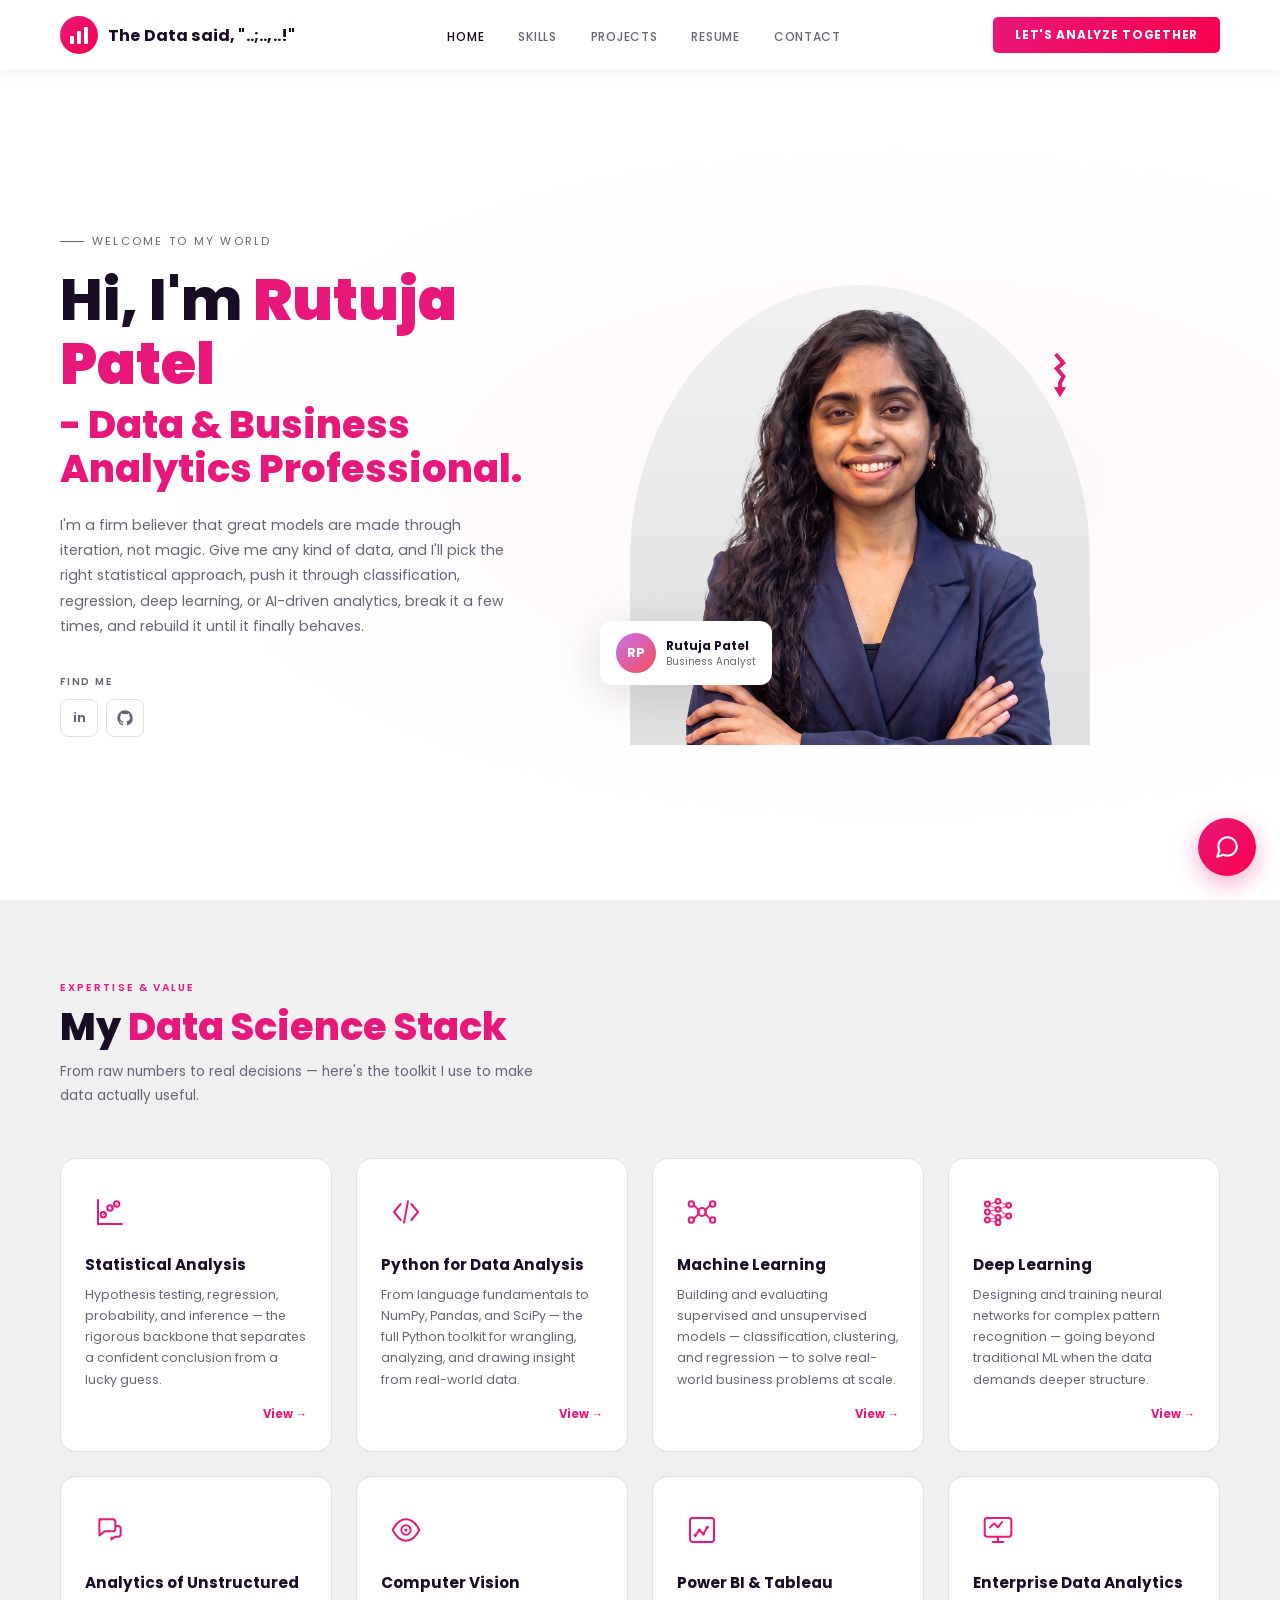
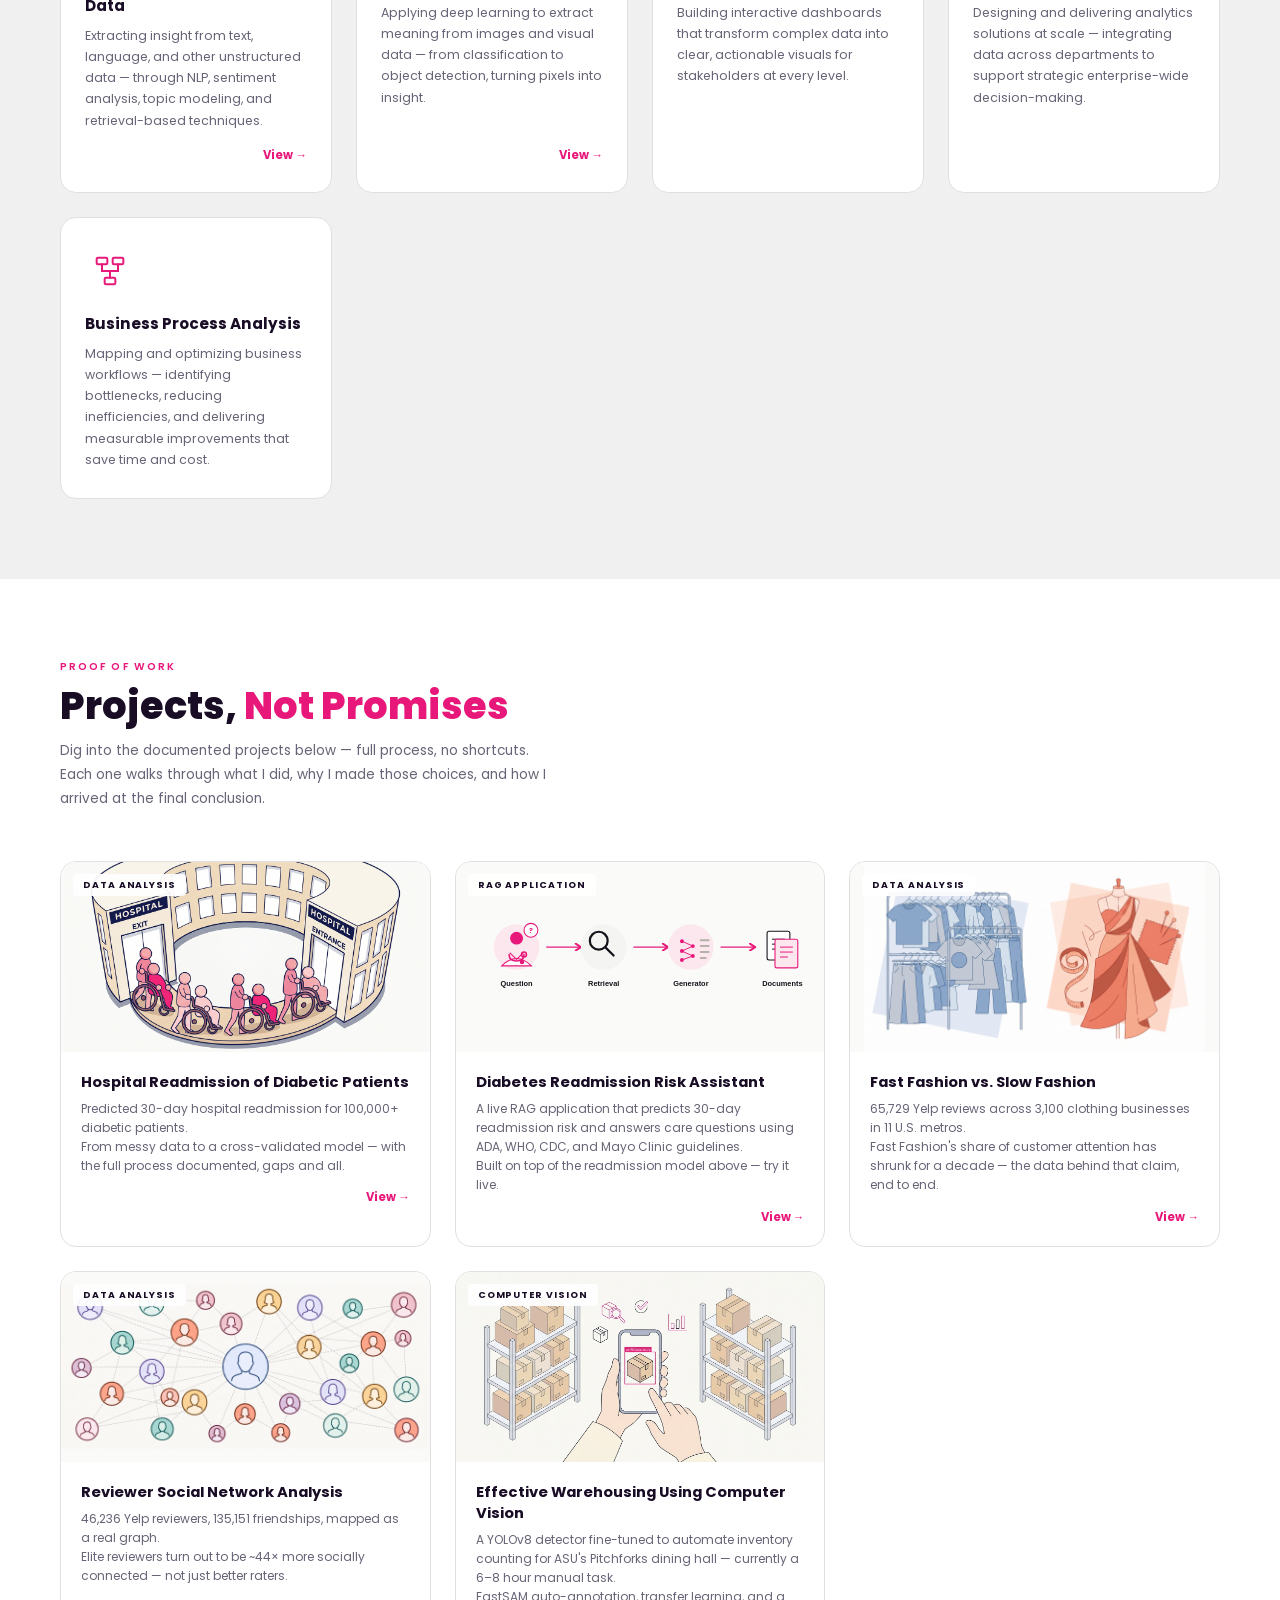
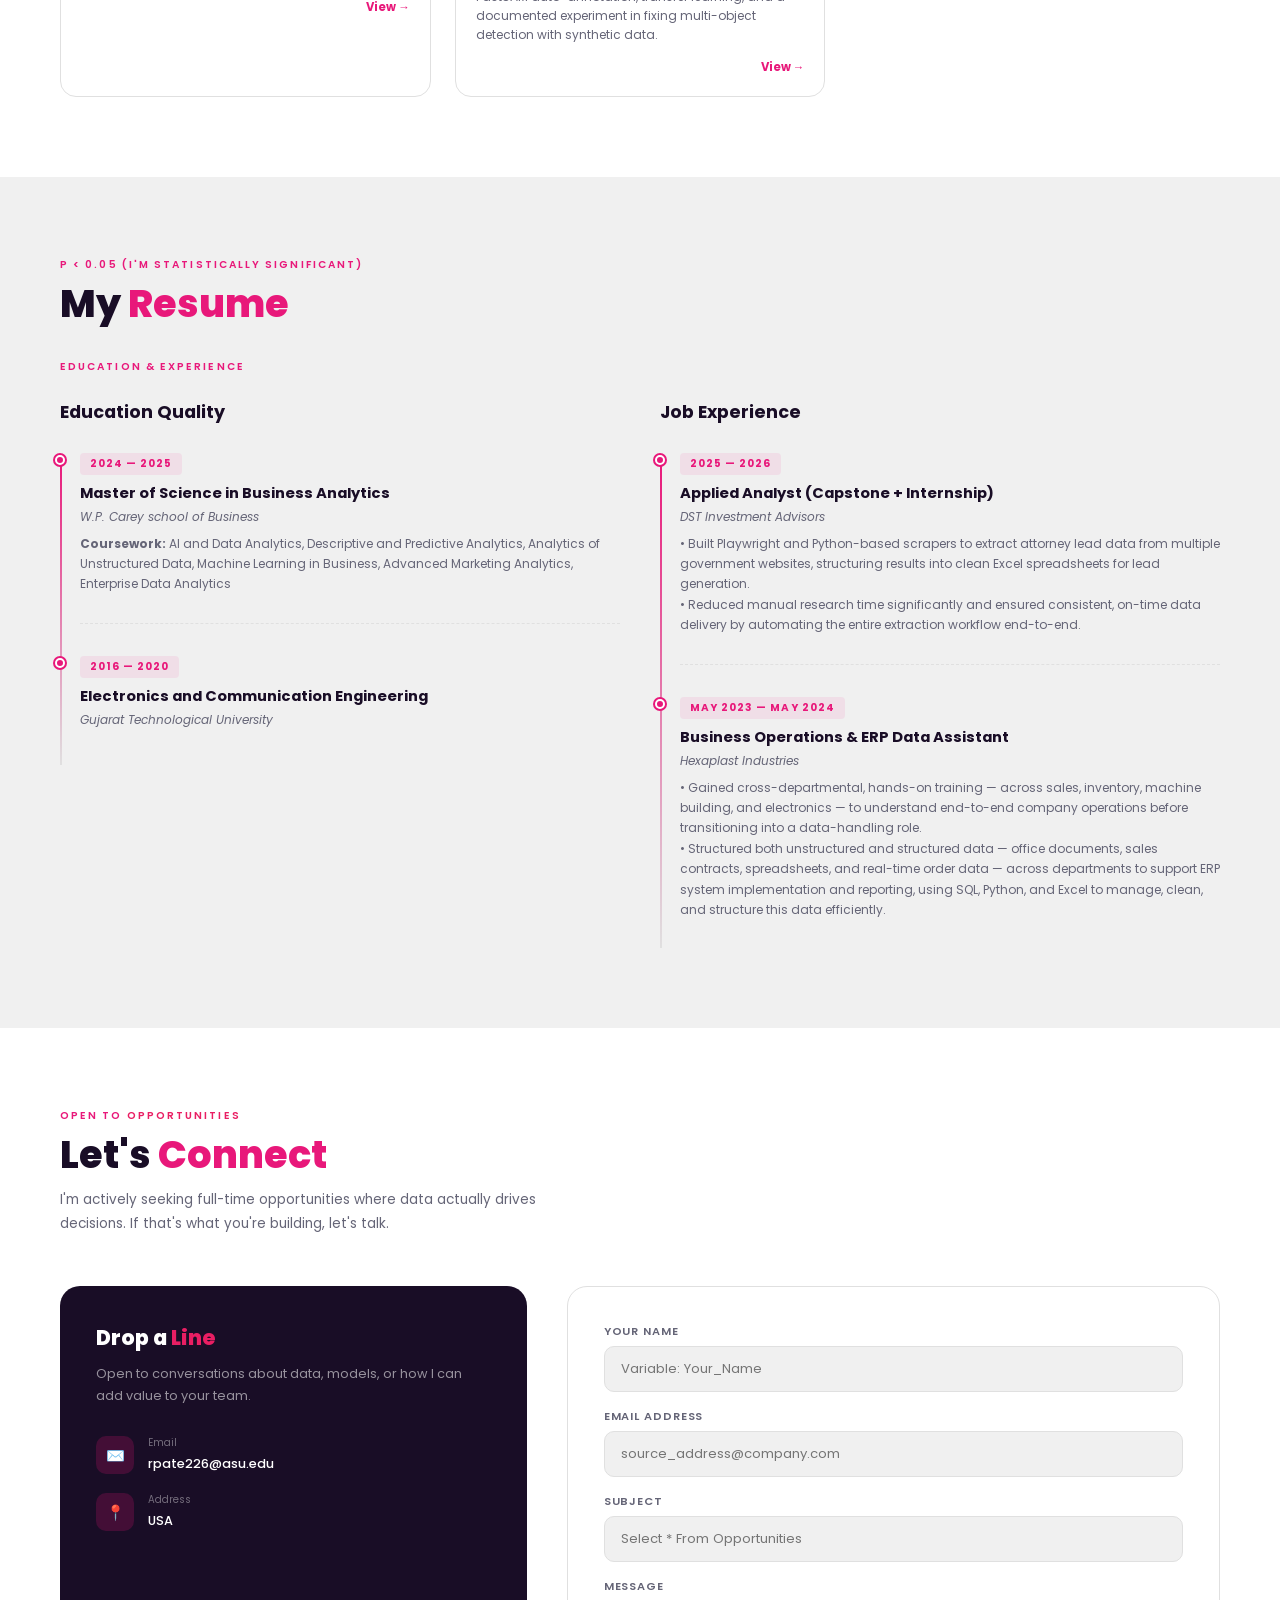
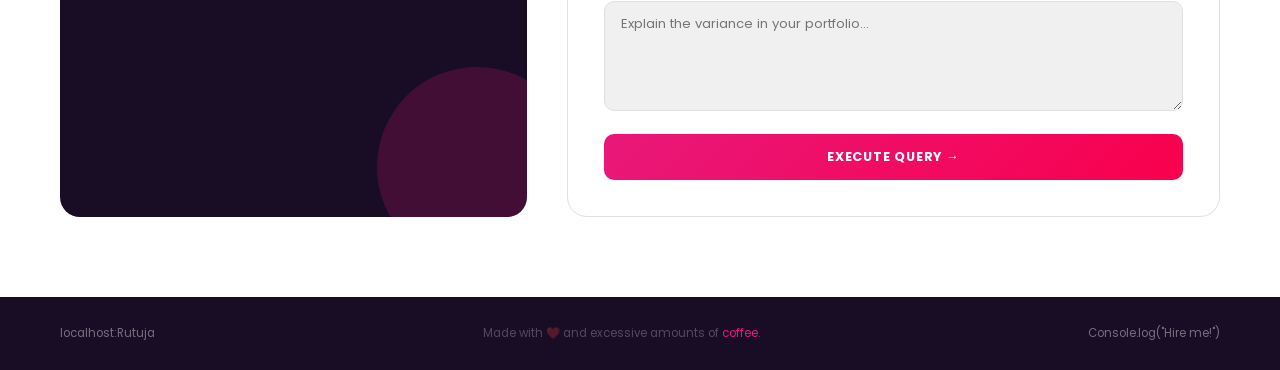
<file: index.html>
<!DOCTYPE html>
<html lang="en">
<head>
  <!-- Google tag (gtag.js) -->
  <script async src="https://www.googletagmanager.com/gtag/js?id=G-8GJ6KLD18J"></script>
  <script>
    window.dataLayer = window.dataLayer || [];
    function gtag(){dataLayer.push(arguments);}
    gtag('js', new Date());
    gtag('config', 'G-8GJ6KLD18J');
  </script>

<meta charset="UTF-8">
<meta name="viewport" content="width=device-width, initial-scale=1.0">
<title>Rutuja Patel | Analyst</title>
<link rel="icon" type="image/svg+xml" href="data:image/svg+xml,%3Csvg xmlns='http://www.w3.org/2000/svg' viewBox='0 0 64 64'%3E%3Cdefs%3E%3ClinearGradient id='g' x1='0%25' y1='0%25' x2='100%25' y2='100%25'%3E%3Cstop offset='0%25' stop-color='%23e8187a'/%3E%3Cstop offset='100%25' stop-color='%23f9004d'/%3E%3C/linearGradient%3E%3C/defs%3E%3Ccircle cx='32' cy='32' r='32' fill='url(%23g)'/%3E%3Ctext x='32' y='42' font-family='Poppins, Arial, sans-serif' font-weight='800' font-size='26' fill='white' text-anchor='middle'%3ERP%3C/text%3E%3C/svg%3E">
<link href="https://fonts.googleapis.com/css2?family=Poppins:wght@300;400;500;600;700;800;900&display=swap" rel="stylesheet">
<style>
:root {
  --bg: #f0f0f0;
  --white: #ffffff;
  --navy: #190d26;
  --pink: #e8187a;
  --pink2: #f9004d;
  --pink-grad: linear-gradient(135deg, #e8187a, #f9004d);
  --muted: #656577;
  --border: #e0e0e0;
  --text: #190d26;
  --font: 'Poppins', sans-serif;
  --shadow: 0 4px 24px rgba(25,13,38,0.10);
  --shadow-lg: 0 8px 48px rgba(25,13,38,0.15);
}
*,*::before,*::after{box-sizing:border-box;margin:0;padding:0}
html{scroll-behavior:smooth}
body{background:var(--bg);color:var(--text);font-family:var(--font);overflow-x:hidden}

/* -- TOPNAV -- */
.topnav{
  display:flex;align-items:center;justify-content:space-between;
  padding:0 60px;height:70px;
  background:var(--white);
  box-shadow:0 2px 12px rgba(0,0,0,0.07);
  position:sticky;top:0;z-index:100;
}
.logo{display:flex;align-items:center;gap:10px;text-decoration:none}
.logo-avatar{
  width:38px;height:38px;border-radius:50%;
  background:var(--pink-grad);
  display:flex;align-items:center;justify-content:center;
  color:white;font-weight:800;font-size:.85rem;
}
.logo-name{font-weight:700;font-size:1rem;color:var(--navy);letter-spacing:.01em}
.nav-links{display:flex;gap:6px;list-style:none}
.nav-links a{
  padding:6px 14px;border-radius:4px;
  font-size:.75rem;font-weight:500;letter-spacing:.06em;text-transform:uppercase;
  color:var(--muted);text-decoration:none;transition:color .2s;
}
.nav-links a:hover,.nav-links a.active{color:var(--navy)}
.nav-cta{
  background:var(--pink-grad);color:white;border:none;
  padding:9px 22px;border-radius:5px;
  font-family:var(--font);font-size:.75rem;font-weight:700;
  letter-spacing:.06em;text-transform:uppercase;cursor:pointer;text-decoration:none;
  transition:opacity .2s,transform .2s;
}
.nav-cta:hover{opacity:.9;transform:translateY(-1px)}
.nav-toggle{
  display:none;background:none;border:none;cursor:pointer;
  width:38px;height:38px;padding:0;align-items:center;justify-content:center;flex-shrink:0;
}
.nav-toggle span{display:block;width:20px;height:2px;background:var(--navy);border-radius:2px;position:relative;transition:background .2s}
.nav-toggle span::before,.nav-toggle span::after{
  content:'';position:absolute;left:0;width:20px;height:2px;background:var(--navy);border-radius:2px;transition:transform .2s;
}
.nav-toggle span::before{top:-6px}
.nav-toggle span::after{top:6px}
.nav-toggle.open span{background:transparent}
.nav-toggle.open span::before{transform:translateY(6px) rotate(45deg)}
.nav-toggle.open span::after{transform:translateY(-6px) rotate(-45deg)}

/* -- HERO -- */
#hero{
  background:var(--white);
  min-height:calc(100vh - 70px);
  display:flex;align-items:center;
  padding:0 60px;
  position:relative;overflow:hidden;
}
#hero::before{
  content:'';position:absolute;inset:0;
  background:radial-gradient(ellipse at 70% 50%,rgba(232,24,122,.04) 0%,transparent 60%);
  pointer-events:none;
}
.hero-content{flex:1;max-width:540px;padding-right:40px;position:relative;z-index:1}
.hero-eyebrow{
  font-size:.7rem;letter-spacing:.2em;text-transform:uppercase;
  color:var(--muted);margin-bottom:18px;
  display:flex;align-items:center;gap:8px;
}
.hero-eyebrow::before{content:'';width:24px;height:1px;background:var(--muted)}
h1.hero-heading{
  font-size:clamp(2.4rem,4.5vw,3.8rem);font-weight:800;
  line-height:1.12;color:var(--navy);margin-bottom:6px;
}
h1.hero-heading .pink{color:var(--pink);font-weight:900}
.hero-subheading{
  font-size:clamp(1.6rem,3vw,2.6rem);font-weight:800;
  color:var(--pink);line-height:1.15;margin-bottom:22px;
}
.hero-bio{
  font-size:.88rem;color:var(--muted);line-height:1.8;
  margin-bottom:36px;max-width:460px;
}
.hero-social-wrap{display:flex;gap:48px;flex-wrap:wrap}
.hero-social-group{}
.hero-social-label{
  font-size:.62rem;letter-spacing:.18em;text-transform:uppercase;
  color:var(--muted);margin-bottom:10px;font-weight:600;
}
.social-icons{display:flex;gap:8px}
.social-icon{
  width:38px;height:38px;border-radius:8px;
  border:1.5px solid var(--border);
  display:flex;align-items:center;justify-content:center;
  color:var(--muted);text-decoration:none;font-size:.75rem;font-weight:700;
  transition:all .2s;background:var(--white);
}
.social-icon:hover{background:rgba(232,24,122,.08);border-color:rgba(232,24,122,.35);color:var(--pink);transform:translateY(-2px)}
.skill-icon{
  width:38px;height:38px;border-radius:8px;
  border:1.5px solid var(--border);
  display:flex;align-items:center;justify-content:center;
  font-size:1.1rem;background:var(--white);
  transition:all .2s;cursor:default;
}
.skill-icon:hover{border-color:var(--pink);transform:translateY(-2px);box-shadow:0 4px 12px rgba(232,24,122,.2)}

/* HERO PHOTO AREA */
.hero-photo-area{
  flex:0 0 auto;width:520px;height:520px;
  position:relative;display:flex;align-items:flex-end;justify-content:center;
}
.hero-photo-bg{
  position:absolute;bottom:0;right:30px;
  width:460px;height:460px;border-radius:50% 50% 0 0 / 60% 60% 0 0;
  background:linear-gradient(180deg,#f0f0f0 0%,#e0e0e0 100%);
  overflow:hidden;display:flex;align-items:flex-end;justify-content:center;
}
.hero-photo-placeholder{
  width:100%;height:100%;display:flex;align-items:center;justify-content:center;
  flex-direction:column;gap:8px;color:var(--muted);
}
.hero-photo-placeholder span{font-size:3.5rem}
.hero-photo-placeholder p{font-size:.72rem;letter-spacing:.08em;text-align:center;padding:0 20px}

/* Floating card */
.hero-float-card{
  position:absolute;bottom:60px;left:0;
  background:var(--white);border-radius:12px;padding:12px 16px;
  box-shadow:var(--shadow-lg);display:flex;align-items:center;gap:10px;
  min-width:160px;
}
.float-avatar{
  width:40px;height:40px;border-radius:50%;
  background:linear-gradient(135deg,#c471ed,#f64f59);
  display:flex;align-items:center;justify-content:center;color:white;font-weight:700;font-size:.8rem;flex-shrink:0;
}
.float-name{font-size:.75rem;font-weight:700;color:var(--navy)}
.float-role{font-size:.62rem;color:var(--muted)}

/* Status badge */
.hero-status{
  position:absolute;top:60px;right:0;
  background:var(--pink-grad);
  color:white;border-radius:0 8px 8px 0;
  writing-mode:vertical-rl;text-orientation:mixed;
  padding:12px 8px;font-size:.6rem;font-weight:700;letter-spacing:.15em;text-transform:uppercase;
  box-shadow:var(--shadow);
}

/* -- SECTIONS -- */
.section{padding:80px 60px;background:var(--bg)}
.section.white{background:var(--white)}
.section-eyebrow{
  font-size:.65rem;letter-spacing:.2em;text-transform:uppercase;
  color:var(--pink);margin-bottom:8px;font-weight:600;
}
.section-title{
  font-size:clamp(1.8rem,3vw,2.5rem);font-weight:800;
  color:var(--navy);margin-bottom:10px;line-height:1.2;
}
.section-title span{color:var(--pink)}
.section-sub{font-size:.85rem;color:var(--muted);line-height:1.75;max-width:500px;margin-bottom:50px}
.resume-title-row{display:flex;align-items:center;justify-content:space-between;gap:24px;margin-bottom:32px}
.resume-download-btn{
  display:inline-flex;align-items:center;gap:8px;flex-shrink:0;
  background:var(--pink-grad);color:white;text-decoration:none;
  padding:10px 22px;border-radius:5px;
  font-family:var(--font);font-size:.75rem;font-weight:700;
  letter-spacing:.06em;text-transform:uppercase;
  transition:opacity .2s,transform .2s;
}
.resume-download-btn:hover{opacity:.9;transform:translateY(-1px)}

/* -- WHAT I DO -- */
.services-grid{
  display:grid;grid-template-columns:repeat(auto-fit,minmax(240px,1fr));gap:24px;
}
.service-card{
  background:var(--white);border:1.5px solid var(--border);
  border-radius:16px;padding:28px 24px;
  transition:all .3s;cursor:default;
  position:relative;overflow:hidden;color:inherit;text-decoration:none;
}
a.service-card{cursor:pointer}
.service-card::after{
  content:'';position:absolute;top:-40px;right:-40px;width:100px;height:100px;border-radius:50%;
  background:radial-gradient(circle,rgba(232,24,122,.35),transparent 70%);opacity:0;transition:opacity .3s;pointer-events:none;
}
.service-card:hover{
  border-color:transparent;transform:translateY(-5px);
  box-shadow:0 12px 40px rgba(232,24,122,.15);
}
.service-card:hover::after{opacity:1}
.service-icon{
  width:50px;height:50px;border-radius:12px;
  display:flex;align-items:center;justify-content:center;font-size:1.3rem;margin-bottom:16px;
  position:relative;z-index:1;transition:transform .3s;
}
.service-card:hover .service-icon{transform:scale(1.12) rotate(-6deg)}
.service-title{font-size:.95rem;font-weight:700;color:var(--navy);margin-bottom:8px;position:relative;z-index:1}
.service-desc{font-size:.78rem;color:var(--muted);line-height:1.7;position:relative;z-index:1}

/* -- PORTFOLIO -- */
.portfolio-grid{
  display:grid;grid-template-columns:repeat(auto-fill,minmax(290px,1fr));gap:24px;
}
.portfolio-card{
  background:var(--white);border-radius:16px;overflow:hidden;
  border:1.5px solid var(--border);transition:all .3s;
  display:block;color:inherit;text-decoration:none;
}
a.portfolio-card{cursor:pointer}
.portfolio-card:hover{transform:translateY(-6px);box-shadow:var(--shadow-lg);border-color:transparent}
.portfolio-thumb{
  height:190px;display:flex;align-items:center;justify-content:center;
  font-size:2.5rem;position:relative;overflow:hidden;
}
.portfolio-thumb img,.portfolio-thumb svg{transition:transform .4s ease}
.portfolio-card:hover .portfolio-thumb img,.portfolio-card:hover .portfolio-thumb svg{transform:scale(1.1)}
.thumb-cat{
  position:absolute;top:12px;left:12px;
  font-size:.58rem;font-weight:700;letter-spacing:.1em;text-transform:uppercase;
  padding:4px 10px;border-radius:4px;background:rgba(255,255,255,.92);color:var(--navy);
}
.portfolio-body{padding:20px}
.portfolio-title{font-size:.92rem;font-weight:700;color:var(--navy);margin-bottom:6px}
.portfolio-desc{font-size:.75rem;color:var(--muted);line-height:1.6;margin-bottom:14px}
.portfolio-meta{display:flex;align-items:center;justify-content:space-between}
.p-tags{display:flex;gap:5px;flex-wrap:wrap}
.p-tag{font-size:.6rem;padding:3px 8px;border-radius:4px;border:1px solid var(--border);color:var(--muted);font-weight:500}
.portfolio-link{font-size:.72rem;color:var(--pink);text-decoration:none;font-weight:700;display:inline-block;transition:transform .25s}
.portfolio-link:hover{color:var(--pink2)}
.portfolio-card:hover .portfolio-link,.service-card:hover .portfolio-link{transform:translateX(4px)}

/* -- RESUME -- */
.resume-tabs{
  display:flex;gap:0;border-bottom:2px solid var(--border);margin-bottom:40px;overflow-x:auto;-webkit-overflow-scrolling:touch;
}
.resume-tab{
  padding:12px 24px;font-size:.75rem;font-weight:600;letter-spacing:.06em;
  text-transform:uppercase;color:var(--muted);border:none;background:transparent;
  cursor:pointer;border-bottom:2px solid transparent;margin-bottom:-2px;
  font-family:var(--font);transition:all .2s;white-space:nowrap;
}
.resume-tab.active{color:var(--pink);border-bottom-color:var(--pink)}
.resume-tab:hover:not(.active){color:var(--navy)}
.tab-pane{display:none}
.tab-pane.active{display:block}
.resume-grid{display:grid;grid-template-columns:1fr 1fr;gap:40px}
.resume-block-title{
  font-size:1.1rem;font-weight:700;color:var(--navy);
  margin-bottom:24px;display:flex;align-items:center;gap:8px;
}
.resume-block-title span{color:var(--pink)}
.timeline{position:relative;padding-left:20px}
.timeline::before{content:'';position:absolute;left:0;top:8px;bottom:0px;width:2px;background:linear-gradient(var(--pink),var(--border))}
.timeline-item{position:relative;margin-bottom:28px;padding-bottom:28px;border-bottom:1px dashed var(--border)}
.timeline-item:last-child{border-bottom:none;margin-bottom:0}
.timeline-item::before{
  content:'';position:absolute;left:-25px;top:6px;
  width:10px;height:10px;border-radius:50%;
  background:var(--pink);border:2px solid white;box-shadow:0 0 0 2px var(--pink);
}
.timeline-date{
  font-size:.65rem;font-weight:700;letter-spacing:.1em;text-transform:uppercase;
  color:var(--pink);background:rgba(232,24,122,.08);
  padding:3px 10px;border-radius:4px;display:inline-block;margin-bottom:8px;
}
.timeline-title{font-size:.92rem;font-weight:700;color:var(--navy);margin-bottom:4px}
.timeline-org{font-size:.75rem;color:var(--muted);margin-bottom:8px;font-style:italic}
.timeline-desc{font-size:.75rem;color:var(--muted);line-height:1.7}
.timeline-score{
  display:inline-block;margin-top:6px;font-size:.68rem;font-weight:700;
  color:white;background:var(--pink-grad);padding:2px 10px;border-radius:10px;
}

/* Skills */
.skills-grid2{display:grid;grid-template-columns:repeat(auto-fit,minmax(260px,1fr));gap:32px}
.skill-group-title{font-size:.92rem;font-weight:700;color:var(--navy);margin-bottom:16px;padding-bottom:8px;border-bottom:1px solid var(--border)}
.skill-item{display:flex;align-items:center;gap:12px;margin-bottom:14px}
.skill-name{font-size:.78rem;min-width:120px;color:var(--text);font-weight:500}
.skill-track{flex:1;height:6px;background:#e8e8e8;border-radius:3px;overflow:hidden}
.skill-fill{height:100%;border-radius:3px;background:var(--pink-grad);width:0%;transition:width 1.3s cubic-bezier(.4,0,.2,1)}
.skill-pct{font-size:.68rem;color:var(--muted);min-width:32px;text-align:right;font-weight:600}

/* -- CONTACT -- */
.contact-wrap{display:grid;grid-template-columns:1fr 1.4fr;gap:40px}
.contact-info{background:var(--navy);border-radius:20px;padding:36px;color:white;position:relative;overflow:hidden}
.contact-info::after{
  content:'';position:absolute;bottom:-50px;right:-50px;
  width:200px;height:200px;border-radius:50%;
  background:rgba(232,24,122,.2);pointer-events:none;
}
.contact-info h3{font-size:1.3rem;font-weight:800;margin-bottom:10px}
.contact-info p{font-size:.8rem;color:rgba(255,255,255,.55);line-height:1.75;margin-bottom:28px}
.c-detail{display:flex;align-items:center;gap:14px;margin-bottom:18px}
.c-icon{
  width:38px;height:38px;border-radius:10px;
  background:rgba(232,24,122,.2);
  display:flex;align-items:center;justify-content:center;font-size:.95rem;flex-shrink:0;
}
.c-label{font-size:.62rem;color:rgba(255,255,255,.4);display:block}
.c-value{font-size:.8rem;color:white;font-weight:500}
.contact-form{background:var(--white);border-radius:20px;padding:36px;border:1.5px solid var(--border)}
.form-row{margin-bottom:16px}
.form-label{font-size:.7rem;font-weight:600;letter-spacing:.08em;text-transform:uppercase;color:var(--muted);display:block;margin-bottom:6px}
.form-input{
  width:100%;padding:12px 16px;border:1.5px solid var(--border);border-radius:10px;
  background:var(--bg);color:var(--text);font-family:var(--font);font-size:.82rem;
  transition:border-color .2s;outline:none;
}
.form-input:focus{border-color:var(--pink)}
textarea.form-input{resize:vertical;min-height:110px}
.btn-send{
  width:100%;padding:14px;background:var(--pink-grad);color:white;border:none;border-radius:10px;
  font-family:var(--font);font-size:.8rem;font-weight:700;letter-spacing:.06em;text-transform:uppercase;
  cursor:pointer;transition:all .2s;
}
.btn-send:hover{opacity:.9;transform:translateY(-2px);box-shadow:0 6px 20px rgba(232,24,122,.4)}

/* -- FOOTER -- */
footer{
  background:var(--navy);color:rgba(255,255,255,.4);
  padding:28px 60px;display:flex;align-items:center;justify-content:space-between;
  font-size:.72rem;
}
footer .pink{color:var(--pink)}

/* -- ANIMATIONS -- */
.anim{opacity:0;transform:translateY(24px);transition:opacity .65s,transform .65s}
.anim.in{opacity:1;transform:translateY(0)}
@keyframes fadeUp{from{opacity:0;transform:translateY(20px)}to{opacity:1;transform:translateY(0)}}
.hero-content>*{opacity:0;animation:fadeUp .6s forwards}
.hero-content .hero-eyebrow{animation-delay:.1s}
.hero-content h1{animation-delay:.25s}
.hero-content .hero-subheading{animation-delay:.35s}
.hero-content .hero-bio{animation-delay:.45s}
.hero-content .hero-social-wrap{animation-delay:.6s}
.hero-photo-area{opacity:0;animation:fadeUp .8s .4s forwards}

/* -- RESPONSIVE -- */
@media(max-width:960px){
  .topnav{padding:0 24px}
  .nav-toggle{display:flex}
  .nav-links{
    display:flex;flex-direction:column;gap:0;
    position:absolute;top:70px;left:0;right:0;
    background:var(--white);box-shadow:0 12px 24px rgba(0,0,0,.08);
    max-height:0;overflow:hidden;transition:max-height .25s ease;
  }
  .nav-links.open{max-height:320px}
  .nav-links a{padding:14px 24px;border-bottom:1px solid var(--border)}
  #hero{flex-direction:column;padding:60px 24px;text-align:center;gap:40px}
  .hero-content{padding-right:0;max-width:100%}
  .hero-social-wrap{justify-content:center}
  .hero-photo-area{width:100%;height:300px}
  .hero-photo-bg{width:280px;height:280px}
  .section{padding:60px 24px}
  .resume-grid,.contact-wrap{grid-template-columns:1fr}
  .resume-title-row{flex-wrap:wrap;gap:16px}
  footer{flex-direction:column;gap:8px;padding:20px 24px;text-align:center}
}
@media(max-width:600px){
  .services-grid{grid-template-columns:1fr}
  .portfolio-grid{grid-template-columns:1fr}
}
</style>
</head>
<body>

<!-- TOPNAV -->
<header class="topnav">
  <a href="#hero" class="logo">
  <div class="logo-avatar">
    <svg width="22" height="22" viewBox="0 0 22 22" fill="none">
      <rect x="2" y="12" width="4" height="8" rx="1" fill="white"/>
      <rect x="9" y="7" width="4" height="13" rx="1" fill="white"/>
      <rect x="16" y="3" width="4" height="17" rx="1" fill="white"/>
    </svg>
  </div>
  <span class="logo-name">The Data said, "..;..,..!"</span>
  </a>
  <ul class="nav-links" id="navLinks">
    <li><a href="#hero" class="active">Home</a></li>
    <li><a href="#features">Skills</a></li>
    <li><a href="#portfolio">Projects</a></li>
    <li><a href="#resume">Resume</a></li>
    <li><a href="#contact">Contact</a></li>
  </ul>
  <a href="#contact" class="nav-cta">Let's Analyze Together</a>
  <button class="nav-toggle" id="navToggle" aria-label="Toggle menu" aria-expanded="false" aria-controls="navLinks"><span></span></button>
</header>

<!-- HERO -->
<section id="hero">
  <canvas id="heroDotCanvas" style="position:absolute;inset:0;width:100%;height:100%;pointer-events:none;z-index:0;"></canvas>
  <div class="hero-content">
    <div class="hero-eyebrow">Welcome to my world</div>
    <h1 class="hero-heading">Hi, I'm <span class="pink">Rutuja Patel</span></h1>
    <div class="hero-subheading">- Data &amp; Business Analytics Professional.</div>
    <p class="hero-bio">I'm a firm believer that great models are made through iteration, not magic. Give me any kind of data, and I'll pick the right statistical approach, push it through classification, regression, deep learning, or AI-driven analytics, break it a few times, and rebuild it until it finally behaves.</p>

    <div class="hero-social-wrap">
      <div class="hero-social-group">
        <div class="hero-social-label">Find me</div>
        <div class="social-icons">
          <!-- <a href="#" class="social-icon" title="Facebook">f</a> -->
          <!-- <a href="#" class="social-icon" title="Instagram">ig</a> -->
          <a href="https://www.linkedin.com/in/rutuja-patel-analyst/" class="social-icon" title="LinkedIn" target="_blank" rel="noopener">in</a>
          <a href="https://github.com/analyzewithrutuja" class="social-icon" title="GitHub" target="_blank" rel="noopener">
            <svg width="16" height="16" viewBox="0 0 24 24" fill="currentColor">
              <path d="M12 .5C5.73.5.5 5.73.5 12c0 5.08 3.29 9.39 7.86 10.91.58.1.79-.25.79-.56 0-.28-.01-1.02-.02-2-3.2.7-3.88-1.54-3.88-1.54-.52-1.33-1.28-1.68-1.28-1.68-1.04-.71.08-.7.08-.7 1.15.08 1.76 1.18 1.76 1.18 1.03 1.76 2.7 1.25 3.36.96.1-.75.4-1.25.73-1.54-2.56-.29-5.25-1.28-5.25-5.7 0-1.26.45-2.29 1.18-3.1-.12-.29-.51-1.46.11-3.04 0 0 .97-.31 3.18 1.18a11 11 0 0 1 5.8 0c2.2-1.49 3.17-1.18 3.17-1.18.63 1.58.24 2.75.12 3.04.74.81 1.18 1.84 1.18 3.1 0 4.43-2.7 5.4-5.27 5.69.41.36.78 1.06.78 2.14 0 1.55-.01 2.79-.01 3.17 0 .31.21.67.8.56A10.51 10.51 0 0 0 23.5 12C23.5 5.73 18.27.5 12 .5z"/>
            </svg>
          </a>
        </div>
      </div>
      <!--
      <div class="hero-social-group">
        <div class="hero-social-label">Best skill on</div>
        <div class="social-icons">
          <div class="skill-icon" title="LinkedIn">-</div>
          <div class="skill-icon" title="Figma">-</div>
          <div class="skill-icon" title="Framer">-</div>
        </div>
      </div>
      -->
    </div>
  </div>

  <div class="hero-photo-area">
    <!-- <div class="hero-status">Available</div> -->
    <div class="hero-status" style="background:transparent; border:none; box-shadow:none; padding:0;">
        <img src="images/downward_zigzag_arrow.png" alt="scroll down" 
        style="width:120px; height:auto;">
    </div>
    <div class="hero-photo-bg">
  <img src="images/hero.png" alt="Rutuja Patel" 
       style="width:100%;height:100%;object-fit:cover;object-position:top">
    </div>
    <div class="hero-float-card">
      <div class="float-avatar">RP</div>
      <div>
        <div class="float-name">Rutuja Patel</div>
        <div class="float-role">Business Analyst</div>
      </div>
    </div>
  </div>
</section>

<!-- WHAT I DO -->
<section id="features" class="section">
  <div class="section-eyebrow">Expertise & Value</div>
  <h2 class="section-title">My <span>Data Science Stack</span></h2>
  <p class="section-sub">From raw numbers to real decisions — here's the toolkit I use to make data actually useful.</p>
  <div class="services-grid">

    <!-- 1. Statistical Analysis -->
    <a href="skills/statistical_analysis.html" class="service-card anim" style="display:flex;flex-direction:column;">
    <div class="service-icon" style="background:#ffffff">
      <svg width="32" height="32" viewBox="0 0 24 24" fill="none">
        <path d="M3 3v18h18" stroke="#e8187a" stroke-width="1.5" stroke-linecap="round"/>
        <circle cx="7" cy="14" r="2" stroke="#e8187a" stroke-width="1.5"/>
        <circle cx="12" cy="9" r="2" stroke="#e8187a" stroke-width="1.5"/>
        <circle cx="17" cy="6" r="2" stroke="#e8187a" stroke-width="1.5"/>
        <path d="M7 14 L12 9 L17 6" stroke="#e8187a" stroke-width="1" stroke-dasharray="2 2"/>
      </svg>
    </div>
    <div class="service-title">Statistical Analysis</div>
    <p class="service-desc" style="flex:1">Hypothesis testing, regression, probability, and inference — the rigorous backbone that separates a confident conclusion from a lucky guess.</p>
    <span class="portfolio-link" style="display:block;margin-top:16px;font-size:.72rem;text-align:right;">View →</span>
  </a>

    <!-- 2. Python for Data Analysis -->
    <a href="skills/python_for_data_analysis.html" class="service-card anim" style="display:flex;flex-direction:column;">
      <div class="service-icon" style="background:#ffffff">
        <svg width="32" height="32" viewBox="0 0 24 24" fill="none">
          <path d="M8 6L3 12l5 6" stroke="#e8187a" stroke-width="1.5" stroke-linecap="round" stroke-linejoin="round"/>
          <path d="M16 6l5 6-5 6" stroke="#e8187a" stroke-width="1.5" stroke-linecap="round" stroke-linejoin="round"/>
          <path d="M13.5 4l-3 16" stroke="#e8187a" stroke-width="1.5" stroke-linecap="round"/>
        </svg>
      </div>
      <div class="service-title">Python for Data Analysis</div>
      <p class="service-desc" style="flex:1">From language fundamentals to NumPy, Pandas, and SciPy — the full Python toolkit for wrangling, analyzing, and drawing insight from real-world data.</p>
      <span class="portfolio-link" style="display:block;margin-top:16px;font-size:.72rem;text-align:right;">View →</span>
    </a>

    <!-- 3. Machine Learning -->
    <a href="skills/machine_learning_for_data_analytics.html" class="service-card anim" style="display:flex;flex-direction:column;">
      <div class="service-icon" style="background:#ffffff">
        <svg width="32" height="32" viewBox="0 0 24 24" fill="none">
          <circle cx="12" cy="12" r="3" stroke="#e8187a" stroke-width="1.5"/>
          <circle cx="4" cy="6" r="2" stroke="#e8187a" stroke-width="1.5"/>
          <circle cx="20" cy="6" r="2" stroke="#e8187a" stroke-width="1.5"/>
          <circle cx="4" cy="18" r="2" stroke="#e8187a" stroke-width="1.5"/>
          <circle cx="20" cy="18" r="2" stroke="#e8187a" stroke-width="1.5"/>
          <path d="M6 7l4 4M18 7l-4 4M6 17l4-4M18 17l-4-4" stroke="#e8187a" stroke-width="1.5" stroke-linecap="round"/>
        </svg>
      </div>
      <div class="service-title">Machine Learning</div>
      <p class="service-desc" style="flex:1">Building and evaluating supervised and unsupervised models — classification, clustering, and regression — to solve real-world business problems at scale.</p>
      <span class="portfolio-link" style="display:block;margin-top:12px;font-size:.72rem;text-align:right;">View &rarr;</span>
    </a>

    <!-- 4. Deep Learning -->
    <a href="skills/deep_learning.html" class="service-card anim" style="display:flex;flex-direction:column;">
      <div class="service-icon" style="background:#ffffff">
        <svg width="32" height="32" viewBox="0 0 24 24" fill="none">
          <circle cx="4" cy="6" r="1.8" stroke="#e8187a" stroke-width="1.5"/>
          <circle cx="4" cy="12" r="1.8" stroke="#e8187a" stroke-width="1.5"/>
          <circle cx="4" cy="18" r="1.8" stroke="#e8187a" stroke-width="1.5"/>
          <circle cx="12" cy="4" r="1.8" stroke="#e8187a" stroke-width="1.5"/>
          <circle cx="12" cy="10" r="1.8" stroke="#e8187a" stroke-width="1.5"/>
          <circle cx="12" cy="16" r="1.8" stroke="#e8187a" stroke-width="1.5"/>
          <circle cx="12" cy="20" r="1.8" stroke="#e8187a" stroke-width="1.5"/>
          <circle cx="20" cy="7" r="1.8" stroke="#e8187a" stroke-width="1.5"/>
          <circle cx="20" cy="15" r="1.8" stroke="#e8187a" stroke-width="1.5"/>
          <path d="M5.6 6L10.2 4.5M5.6 6.6L10.2 9.6M5.6 11.5L10.2 10.3M5.6 12.5L10.2 15.6M5.6 17.5L10.2 16.2M5.6 18.4L10.2 19.6" stroke="#e8187a" stroke-width="1" opacity="0.6"/>
          <path d="M13.7 4.6L18.4 6.6M13.7 9.6L18.4 7.6M13.7 10.6L18.4 14.4M13.7 16L18.4 15.4M13.7 16.8L18.4 14.8" stroke="#e8187a" stroke-width="1" opacity="0.6"/>
        </svg>
      </div>
      <div class="service-title">Deep Learning</div>
      <p class="service-desc" style="flex:1">Designing and training neural networks for complex pattern recognition — going beyond traditional ML when the data demands deeper structure.</p>
      <span class="portfolio-link" style="display:block;margin-top:16px;font-size:.72rem;text-align:right;">View →</span>
    </a>

    <!-- 5. Analytics of Unstructured Data -->
    <a href="skills/analytics_of_unstructured_data.html" class="service-card anim" style="display:flex;flex-direction:column;">
      <div class="service-icon" style="background:#ffffff">
        <svg width="32" height="32" viewBox="0 0 24 24" fill="none">
          <path d="M4 4h10a2 2 0 012 2v5a2 2 0 01-2 2H8l-4 3V6a2 2 0 012-2z" stroke="#e8187a" stroke-width="1.5" stroke-linejoin="round"/>
          <path d="M16 9h2a2 2 0 012 2v4a2 2 0 01-2 2h-2l-3 2v-2" stroke="#e8187a" stroke-width="1.5" stroke-linejoin="round"/>
        </svg>
      </div>
      <div class="service-title">Analytics of Unstructured Data</div>
      <p class="service-desc" style="flex:1">Extracting insight from text, language, and other unstructured data — through NLP, sentiment analysis, topic modeling, and retrieval-based techniques.</p>
      <span class="portfolio-link" style="display:block;margin-top:16px;font-size:.72rem;text-align:right;">View →</span>
    </a>

    <!-- 6. Computer Vision -->
    <a href="skills/computer_vision.html" class="service-card anim" style="display:flex;flex-direction:column;">
      <div class="service-icon" style="background:#ffffff">
        <svg width="32" height="32" viewBox="0 0 24 24" fill="none">
          <path d="M2 12c2.5-5 6.5-8 10-8s7.5 3 10 8c-2.5 5-6.5 8-10 8s-7.5-3-10-8z" stroke="#e8187a" stroke-width="1.5" stroke-linejoin="round"/>
          <circle cx="12" cy="12" r="3.5" stroke="#e8187a" stroke-width="1.5"/>
          <circle cx="12" cy="12" r="1.2" fill="#e8187a"/>
        </svg>
      </div>
      <div class="service-title">Computer Vision</div>
      <p class="service-desc" style="flex:1">Applying deep learning to extract meaning from images and visual data — from classification to object detection, turning pixels into insight.</p>
      <span class="portfolio-link" style="display:block;margin-top:16px;font-size:.72rem;text-align:right;">View →</span>
    </a>


    <!-- 7. Power BI & Tableau -->
    <div class="service-card anim" style="display:flex;flex-direction:column;">
      <div class="service-icon" style="background:#ffffff">
        <svg width="32" height="32" viewBox="0 0 24 24" fill="none">
          <rect x="3" y="3" width="18" height="18" rx="2" stroke="#e8187a" stroke-width="1.5"/>
          <path d="M7 16l3-4 3 3 3-5" stroke="#e8187a" stroke-width="1.5" stroke-linecap="round" stroke-linejoin="round"/>
          <circle cx="7" cy="16" r="1.2" fill="#e8187a"/>
          <circle cx="10" cy="12" r="1.2" fill="#e8187a"/>
          <circle cx="13" cy="15" r="1.2" fill="#e8187a"/>
          <circle cx="16" cy="10" r="1.2" fill="#e8187a"/>
        </svg>
      </div>
      <div class="service-title">Power BI & Tableau</div>
      <p class="service-desc" style="flex:1">Building interactive dashboards that transform complex data into clear, actionable visuals for stakeholders at every level.</p>
      <!-- <a href="#portfolio" class="portfolio-link" style="display:block;margin-top:16px;font-size:.72rem;text-align:right;">View →</a> -->
    </div>

    <!-- 8. Enterprise Data Analytics -->
    <div class="service-card anim" style="display:flex;flex-direction:column;">
      <div class="service-icon" style="background:#ffffff">
        <svg width="32" height="32" viewBox="0 0 24 24" fill="none">
          <rect x="2" y="3" width="20" height="14" rx="2" stroke="#e8187a" stroke-width="1.5"/>
          <path d="M8 21h8M12 17v4" stroke="#e8187a" stroke-width="1.5" stroke-linecap="round"/>
          <path d="M6 10l3-3 3 3 3-4" stroke="#e8187a" stroke-width="1.5" stroke-linecap="round" stroke-linejoin="round"/>
        </svg>
      </div>
      <div class="service-title">Enterprise Data Analytics</div>
      <p class="service-desc" style="flex:1">Designing and delivering analytics solutions at scale — integrating data across departments to support strategic enterprise-wide decision-making.</p>
      <!-- <a href="#portfolio" class="portfolio-link" style="display:block;margin-top:16px;font-size:.72rem;text-align:right;">View →</a> -->
    </div>

    <!-- 9. Business Process Analysis -->
    <div class="service-card anim" style="display:flex;flex-direction:column;">
      <div class="service-icon" style="background:#ffffff">
        <svg width="32" height="32" viewBox="0 0 24 24" fill="none">
          <rect x="2" y="2" width="8" height="5" rx="1" stroke="#e8187a" stroke-width="1.5"/>
          <rect x="14" y="2" width="8" height="5" rx="1" stroke="#e8187a" stroke-width="1.5"/>
          <rect x="8" y="17" width="8" height="5" rx="1" stroke="#e8187a" stroke-width="1.5"/>
          <path d="M6 7L6 12L12 12L12 17" stroke="#e8187a" stroke-width="1.5" stroke-linecap="round"/>
          <path d="M18 7L18 12L12 12" stroke="#e8187a" stroke-width="1.5" stroke-linecap="round"/>
        </svg>
      </div>
      <div class="service-title">Business Process Analysis</div>
      <p class="service-desc" style="flex:1">Mapping and optimizing business workflows — identifying bottlenecks, reducing inefficiencies, and delivering measurable improvements that save time and cost.</p>
      <!-- <a href="#portfolio" class="portfolio-link" style="display:block;margin-top:16px;font-size:.72rem;text-align:right;">View →</a> -->
    </div>

  </div>
</section>


<!-- PORTFOLIO -->
<section id="portfolio" class="section white">
  <div class="section-eyebrow">Proof of Work</div>
  <h2 class="section-title">Projects, <span>Not Promises</span></h2>
  <p class="section-sub">Dig into the documented projects below — full process, no shortcuts. Each one walks through what I did, why I made those choices, and how I arrived at the final conclusion.</p>
  <div class="portfolio-grid">

    <!-- Project 1 -->
    <a href="projects/hospital_readmission.html" id="portfolio-hospital_readmission" class="portfolio-card anim" data-cat="analysis">
      <div class="portfolio-thumb" style="background:#FAFAF8; overflow:hidden;">
        <div class="thumb-cat">Data Analysis</div>
        <img src="images/project_hospital_readmission.png" alt="Hospital Readmission of Diabetic Patients project thumbnail" style="width:100%;height:100%;object-fit:contain;object-position:center;">
      </div>
      <div class="portfolio-body">
        <div class="portfolio-title">Hospital Readmission of Diabetic Patients</div>
        <p class="portfolio-desc">Predicted 30-day hospital readmission for 100,000+ diabetic patients.<br>From messy data to a cross-validated model — with the full process documented, gaps and all.</p>
        <div class="portfolio-meta">
          <div class="p-tags"></div>
          <span class="portfolio-link">View →</span>
        </div>
      </div>
    </a>

    <!-- Project 2 -->
    <a href="projects/hospital_readmission_rag.html" id="portfolio-hospital_readmission_rag" class="portfolio-card anim" data-cat="analysis">
      <div class="portfolio-thumb" style="background:#FAFAF8; overflow:hidden; padding:0 16px;">
        <div class="thumb-cat">RAG Application</div>
        <svg width="100%" height="100%" viewBox="0 0 680 260" role="img" style="display:block;" preserveAspectRatio="xMidYMid meet">
          <title>RAG pipeline flowchart</title>
          <desc>A flat icon flowchart showing four stages: a doctor with a question mark, retrieval via a magnifying glass, a generator with a neural network icon, and documents shown as overlapping paper icons.</desc>
          <defs>
            <marker id="rag-arrow" viewBox="0 0 10 10" refX="8" refY="5" markerWidth="7" markerHeight="7" orient="auto-start-reverse">
              <path d="M2 1L8 5L2 9" fill="none" stroke="#e8187a" stroke-width="2.2" stroke-linecap="round" stroke-linejoin="round"/>
            </marker>
          </defs>
          <rect x="0" y="0" width="680" height="260" fill="#FAFAF8"/>

          <circle cx="90" cy="110" r="46" fill="#FDE7EF"/>
          <circle cx="90" cy="92" r="13" fill="#e8187a"/>
          <path d="M60 148 Q90 118 120 148 Z" fill="#ffffff" stroke="#e8187a" stroke-width="2.2"/>
          <path d="M77 122 L90 135 L103 122" fill="none" stroke="#e8187a" stroke-width="2.2" stroke-linecap="round" stroke-linejoin="round"/>
          <circle cx="101" cy="140" r="4.5" fill="#e8187a"/>
          <path d="M75 125 Q75 138 90 138 Q105 138 105 125" fill="none" stroke="#e8187a" stroke-width="3.2" stroke-linecap="round"/>
          <circle cx="105" cy="125" r="5" fill="none" stroke="#e8187a" stroke-width="3.2"/>
          <circle cx="119" cy="76" r="14" fill="#ffffff" stroke="#e8187a" stroke-width="2.2"/>
          <text x="119" y="81" text-anchor="middle" font-family="Poppins, sans-serif" font-weight="700" font-size="14" fill="#e8187a">?</text>
          <text x="90" y="188" text-anchor="middle" font-family="Inter, sans-serif" font-weight="700" font-size="15" fill="#14131A">Question</text>

          <line x1="150" y1="110" x2="220" y2="110" stroke="#e8187a" stroke-width="2.5" marker-end="url(#rag-arrow)"/>

          <circle cx="266" cy="110" r="46" fill="#F4F4F3"/>
          <circle cx="256" cy="97" r="18" fill="none" stroke="#14131A" stroke-width="4.5"/>
          <line x1="270" y1="111" x2="286" y2="127" stroke="#14131A" stroke-width="4.5" stroke-linecap="round"/>
          <text x="266" y="188" text-anchor="middle" font-family="Inter, sans-serif" font-weight="700" font-size="15" fill="#14131A">Retrieval</text>

          <line x1="326" y1="110" x2="396" y2="110" stroke="#e8187a" stroke-width="2.5" marker-end="url(#rag-arrow)"/>

          <circle cx="442" cy="110" r="46" fill="#FDE7EF"/>
          <circle cx="424" cy="98" r="4" fill="#e8187a"/>
          <circle cx="424" cy="118" r="4" fill="#e8187a"/>
          <circle cx="424" cy="136" r="4" fill="#e8187a"/>
          <circle cx="446" cy="108" r="4" fill="#e8187a"/>
          <circle cx="446" cy="128" r="4" fill="#e8187a"/>
          <line x1="424" y1="98" x2="446" y2="108" stroke="#e8187a" stroke-width="2"/>
          <line x1="424" y1="118" x2="446" y2="108" stroke="#e8187a" stroke-width="2"/>
          <line x1="424" y1="118" x2="446" y2="128" stroke="#e8187a" stroke-width="2"/>
          <line x1="424" y1="136" x2="446" y2="128" stroke="#e8187a" stroke-width="2"/>
          <rect x="460" y="94" width="20" height="4" rx="2" fill="#B4B2A9"/>
          <rect x="460" y="106" width="20" height="4" rx="2" fill="#B4B2A9"/>
          <rect x="460" y="118" width="20" height="4" rx="2" fill="#B4B2A9"/>
          <rect x="460" y="130" width="14" height="4" rx="2" fill="#B4B2A9"/>
          <text x="442" y="188" text-anchor="middle" font-family="Inter, sans-serif" font-weight="700" font-size="15" fill="#14131A">Generator</text>

          <line x1="502" y1="110" x2="572" y2="110" stroke="#e8187a" stroke-width="2.5" marker-end="url(#rag-arrow)"/>

          <rect x="596" y="78" width="46" height="58" rx="4" fill="#ffffff" stroke="#14131A" stroke-width="2.2"/>
          <line x1="606" y1="94" x2="632" y2="94" stroke="#14131A" stroke-width="2"/>
          <line x1="606" y1="104" x2="632" y2="104" stroke="#14131A" stroke-width="2"/>
          <line x1="606" y1="114" x2="622" y2="114" stroke="#14131A" stroke-width="2"/>

          <rect x="612" y="94" width="46" height="58" rx="4" fill="#FDE7EF" stroke="#e8187a" stroke-width="2.2"/>
          <line x1="622" y1="110" x2="648" y2="110" stroke="#e8187a" stroke-width="2"/>
          <line x1="622" y1="120" x2="648" y2="120" stroke="#e8187a" stroke-width="2"/>
          <line x1="622" y1="130" x2="638" y2="130" stroke="#e8187a" stroke-width="2"/>

          <text x="627" y="188" text-anchor="middle" font-family="Inter, sans-serif" font-weight="700" font-size="15" fill="#14131A">Documents</text>
        </svg>
      </div>
      <div class="portfolio-body">
        <div class="portfolio-title">Diabetes Readmission Risk Assistant</div>
        <p class="portfolio-desc">A live RAG application that predicts 30-day readmission risk and answers care questions using ADA, WHO, CDC, and Mayo Clinic guidelines.<br>Built on top of the readmission model above — try it live.</p>
        <div class="portfolio-meta">
          <div class="p-tags"></div>
          <span class="portfolio-link">View →</span>
        </div>
      </div>
    </a>

    <!-- Project 1.5 -->
    <a href="projects/fast_fashion_vs_slow_fashion.html" id="portfolio-fast_fashion_vs_slow_fashion" class="portfolio-card anim" data-cat="analysis">
      <div class="portfolio-thumb" style="background:#FAFAF8; overflow:hidden;">
        <div class="thumb-cat">Data Analysis</div>
        <img src="images/fashion/index.png" alt="Split illustration: a crowded fast-fashion clothing rack on the left in blue, and a single elegant bespoke dress on a tailor's mannequin with measuring tape and pins on the right in coral" style="width:100%;height:100%;object-fit:contain;object-position:center;">
      </div>
      <div class="portfolio-body">
        <div class="portfolio-title">Fast Fashion vs. Slow Fashion</div>
        <p class="portfolio-desc">65,729 Yelp reviews across 3,100 clothing businesses in 11 U.S. metros.<br>Fast Fashion's share of customer attention has shrunk for a decade — the data behind that claim, end to end.</p>
        <div class="portfolio-meta">
          <div class="p-tags"></div>
          <span class="portfolio-link">View →</span>
        </div>
      </div>
    </a>

    <!-- Project 1.6 -->
    <a href="projects/reviewer_network_analysis.html" id="portfolio-reviewer_network_analysis" class="portfolio-card anim" data-cat="analysis">
      <div class="portfolio-thumb" style="background:#FAFAF8; overflow:hidden;">
        <div class="thumb-cat">Data Analysis</div>
        <img src="images/fashion/index_network.png" alt="Flat illustration of a social network graph: pastel-colored profile-icon circles connected by dashed lines, radiating outward from one large central hub avatar" style="width:100%;height:100%;object-fit:contain;object-position:center;">
      </div>
      <div class="portfolio-body">
        <div class="portfolio-title">Reviewer Social Network Analysis</div>
        <p class="portfolio-desc">46,236 Yelp reviewers, 135,151 friendships, mapped as a real graph.<br>Elite reviewers turn out to be ~44&times; more socially connected — not just better raters.</p>
        <div class="portfolio-meta">
          <div class="p-tags"></div>
          <span class="portfolio-link">View →</span>
        </div>
      </div>
    </a>

    <!-- Project 3 -->
    <a href="projects/inventory_optimization_using_open_cv.html" id="portfolio-inventory_optimization_using_open_cv" class="portfolio-card anim" data-cat="optimization">
      <div class="portfolio-thumb" style="background:#FAFAF8; overflow:hidden;">
        <div class="thumb-cat">Computer Vision</div>
        <img src="images/inventory_optimization/index.png" alt="Line-art illustration of a warehouse inventory scan: hands holding a phone camera detecting a box with a pink bounding box and confidence score, warehouse shelving with boxes on either side" style="width:100%;height:100%;object-fit:cover;object-position:center;">
      </div>
      <div class="portfolio-body">
        <div class="portfolio-title">Effective Warehousing Using Computer Vision</div>
        <p class="portfolio-desc">A YOLOv8 detector fine-tuned to automate inventory counting for ASU's Pitchforks dining hall — currently a 6–8 hour manual task.<br>FastSAM auto-annotation, transfer learning, and a documented experiment in fixing multi-object detection with synthetic data.</p>
        <div class="portfolio-meta">
          <div class="p-tags"></div>
          <span class="portfolio-link">View →</span>
        </div>
      </div>
    </a>

  </div>
</section>

<!-- RESUME -->
<section id="resume" class="section">
  <div class="resume-title-row">
    <div>
      <div class="section-eyebrow">p < 0.05 (I'm statistically significant)</div>
      <h2 class="section-title" style="margin-bottom:0">My <span>Resume</span></h2>
    </div>
    <!--
    <a href="Rutuja_Patel_Resume.pdf" download class="resume-download-btn">
      <svg width="14" height="14" viewBox="0 0 24 24" fill="none"><path d="M12 3v12m0 0l-4-4m4 4l4-4M4 19h16" stroke="white" stroke-width="2" stroke-linecap="round" stroke-linejoin="round"/></svg>
      Download Resume
    </a>
    -->
  </div>
  <!--
  <div class="resume-tabs">
    <button class="resume-tab active" onclick="switchTab('education',this)">Education & Experience</button>
    <button class="resume-tab" onclick="switchTab('experience',this)">Professional Skills</button>
    <button class="resume-tab" onclick="switchTab('skills',this)">Experience</button>
    <button class="resume-tab" onclick="switchTab('certifications',this)">Courses</button>
  </div>
  -->
  <div class="section-eyebrow" style="margin-bottom:24px">Education & Experience</div>

  <!-- Education -->
  <div class="tab-pane active" id="tab-education">
    <div class="resume-grid">
      <div>
        <div class="resume-block-title">Education Quality</div>
        <div class="timeline">
          <div class="timeline-item anim">
            <span class="timeline-date">2024 — 2025</span>
            <div class="timeline-title">Master of Science in Business Analytics</div>
            <div class="timeline-org">W.P. Carey school of Business</div>
            <p class="timeline-desc"><strong>Coursework:</strong> AI and Data Analytics, Descriptive and Predictive Analytics, Analytics of Unstructured Data, Machine Learning in Business, Advanced Marketing Analytics, Enterprise Data Analytics</p>
          </div>
          <div class="timeline-item anim">
            <span class="timeline-date">2016 — 2020</span>
            <div class="timeline-title">Electronics and Communication Engineering</div>
            <div class="timeline-org">Gujarat Technological University</div>
          </div>
        </div>
      </div>
      <div>
        <div class="resume-block-title">Job Experience</div>
        <div class="timeline">
          <div class="timeline-item anim">
            <span class="timeline-date">2025 — 2026</span>
            <div class="timeline-title">Applied Analyst (Capstone + Internship)</div>
            <div class="timeline-org">DST Investment Advisors</div>
            <p class="timeline-desc">
              • Built Playwright and Python-based scrapers to extract attorney lead data from multiple government websites, structuring results into clean Excel spreadsheets for lead generation.<br>
              • Reduced manual research time significantly and ensured consistent, on-time data delivery by automating the entire extraction workflow end-to-end.
            </p>
          </div>

          <div class="timeline-item anim">
            <span class="timeline-date">May 2023 — May 2024</span>
            <div class="timeline-title">Business Operations & ERP Data Assistant</div>
            <div class="timeline-org">Hexaplast Industries</div>
            <p class="timeline-desc">
              • Gained cross-departmental, hands-on training — across sales, inventory, machine building, and electronics — to understand end-to-end company operations before transitioning into a data-handling role.<br>
              • Structured both unstructured and structured data — office documents, sales contracts, spreadsheets, and real-time order data — across departments to support ERP system implementation and reporting, using SQL, Python, and Excel to manage, clean, and structure this data efficiently.
            </p>
          </div>
        </div>
      </div>
    </div>
  </div>

  <!-- Professional Skills
  <div class="tab-pane" id="tab-experience">
    <div class="skills-grid2">
      <div class="anim">
        <div class="skill-group-title">Analytics & BI</div>
        <div class="skill-item"><span class="skill-name">SQL</span><div class="skill-track"><div class="skill-fill" data-w="90"></div></div><span class="skill-pct">90%</span></div>
        <div class="skill-item"><span class="skill-name">Tableau</span><div class="skill-track"><div class="skill-fill" data-w="80"></div></div><span class="skill-pct">80%</span></div>
        <div class="skill-item"><span class="skill-name">Power BI</span><div class="skill-track"><div class="skill-fill" data-w="70"></div></div><span class="skill-pct">70%</span></div>
        <div class="skill-item"><span class="skill-name">Excel</span><div class="skill-track"><div class="skill-fill" data-w="88"></div></div><span class="skill-pct">88%</span></div>
      </div>
      <div class="anim">
        <div class="skill-group-title">Programming</div>
        <div class="skill-item"><span class="skill-name">Python</span><div class="skill-track"><div class="skill-fill" data-w="75"></div></div><span class="skill-pct">75%</span></div>
        <div class="skill-item"><span class="skill-name">R</span><div class="skill-track"><div class="skill-fill" data-w="65"></div></div><span class="skill-pct">65%</span></div>
        <div class="skill-item"><span class="skill-name">Pandas / NumPy</span><div class="skill-track"><div class="skill-fill" data-w="72"></div></div><span class="skill-pct">72%</span></div>
      </div>
      <div class="anim">
        <div class="skill-group-title">Soft Skills</div>
        <div class="skill-item"><span class="skill-name">Communication</span><div class="skill-track"><div class="skill-fill" data-w="92"></div></div><span class="skill-pct">92%</span></div>
        <div class="skill-item"><span class="skill-name">Problem Solving</span><div class="skill-track"><div class="skill-fill" data-w="88"></div></div><span class="skill-pct">88%</span></div>
        <div class="skill-item"><span class="skill-name">Stakeholder Mgmt</span><div class="skill-track"><div class="skill-fill" data-w="85"></div></div><span class="skill-pct">85%</span></div>
      </div>
    </div>
  </div>
  -->

  <!-- Courses
  <div class="tab-pane" id="tab-certifications">
    <div class="services-grid">

      <div class="service-card anim" style="border-left:4px solid var(--pink)">
        <div class="service-icon" style="background:#ffffff">
          <svg width="32" height="32" viewBox="0 0 24 24" fill="none">
            <path d="M12 2L3 7l9 5 9-5-9-5z" stroke="#e8187a" stroke-width="1.5" stroke-linejoin="round"/>
            <path d="M3 12l9 5 9-5" stroke="#e8187a" stroke-width="1.5" stroke-linejoin="round"/>
            <path d="M3 17l9 5 9-5" stroke="#e8187a" stroke-width="1.5" stroke-linejoin="round"/>
          </svg>
        </div>
        <div class="service-title">Snowflake</div>
        <p class="service-desc">Ongoing</p>
      </div>

      <div class="service-card anim" style="border-left:4px solid var(--pink)">
        <div class="service-icon" style="background:#ffffff">
          <svg width="32" height="32" viewBox="0 0 24 24" fill="none">
            <path d="M8 3H6a2 2 0 00-2 2v14a2 2 0 002 2h12a2 2 0 002-2V9l-6-6z" stroke="#e8187a" stroke-width="1.5" stroke-linejoin="round"/>
            <path d="M8 3v6h8" stroke="#e8187a" stroke-width="1.5" stroke-linejoin="round"/>
            <path d="M9 13l2 2 4-4" stroke="#e8187a" stroke-width="1.5" stroke-linecap="round" stroke-linejoin="round"/>
          </svg>
        </div>
        <div class="service-title">Python</div>
        <p class="service-desc">Developing automated ETL pipelines and predictive models to transform complex datasets into actionable business insights.</p>
      </div>

      <div class="service-card anim" style="border-left:4px solid var(--pink)">
        <div class="service-icon" style="background:#ffffff">
          <svg width="32" height="32" viewBox="0 0 24 24" fill="none">
            <ellipse cx="12" cy="5" rx="9" ry="3" stroke="#e8187a" stroke-width="1.5"/>
            <path d="M3 5v5c0 1.657 4.03 3 9 3s9-1.343 9-3V5" stroke="#e8187a" stroke-width="1.5"/>
            <path d="M3 10v5c0 1.657 4.03 3 9 3s9-1.343 9-3v-5" stroke="#e8187a" stroke-width="1.5"/>
            <path d="M3 15v4c0 1.657 4.03 3 9 3s9-1.343 9-3v-4" stroke="#e8187a" stroke-width="1.5"/>
          </svg>
        </div>
        <div class="service-title">SQL</div>
        <p class="service-desc">Architecting complex queries and relational database workflows to extract, manipulate, and validate high-volume data.</p>
      </div>

    </div>
  </div>
  -->
</section>

<!-- CONTACT -->
<section id="contact" class="section white">
  <div class="section-eyebrow">Open to <span style="color: #e91e63;">Opportunities</span></div>
  <h2 class="section-title">Let's <span>Connect</span></h2>
  <p class="section-sub">I'm actively seeking full-time opportunities where data actually drives decisions. If that's what you're building, let's talk.</p>
  <div class="contact-wrap">
    <div class="contact-info anim">
      <h3>Drop a <span style="color: #e91e63;">Line</span></h3>
      <p>Open to conversations about data, models, or how I can add value to your team.</p>
      <div class="c-detail"><div class="c-icon">✉️</div><div><span class="c-label">Email</span><span class="c-value">rpate226@asu.edu</span></div></div>
      <div class="c-detail"><div class="c-icon">📍</div><div><span class="c-label">Address</span><span class="c-value">USA</span></div></div>
    </div>
      <form class="contact-form anim" action="https://formspree.io/f/xdawvpgz" method="POST">
        <div class="form-row"><label class="form-label">Your Name</label><input type="text" name="name" class="form-input" placeholder="Variable: Your_Name" required></div>
        <div class="form-row"><label class="form-label">Email Address</label><input type="email" name="email" class="form-input" placeholder="source_address@company.com" required></div>
        <div class="form-row"><label class="form-label">Subject</label><input type="text" name="subject" class="form-input" placeholder="Select * From Opportunities" required></div>
        <div class="form-row"><label class="form-label">Message</label><textarea name="message" class="form-input" placeholder="Explain the variance in your portfolio..."></textarea></div>
        <button type="submit" class="btn-send">EXECUTE QUERY →</button>
      </form>
    </div>
</section>

<footer>
  <span>localhost:Rutuja</span>
  <span style="color:rgba(255,255,255,.25)">Made with ❤️ and excessive amounts of <span class="pink">coffee.</span></span>
  <span>Console.log("Hire me!")</span>
</footer>

<script>
(function(){
  var canvas = document.getElementById('heroDotCanvas');
  var section = document.getElementById('hero');
  var ctx = canvas.getContext('2d');
  var dpr = window.devicePixelRatio || 1;
  var w, h;
  var mouse = { x: -999, y: -999 };
  var spacing = 26;
  var radius = 160;

  function resize(){
    w = section.clientWidth;
    h = section.clientHeight;
    canvas.width = w * dpr;
    canvas.height = h * dpr;
    ctx.setTransform(1,0,0,1,0,0);
    ctx.scale(dpr, dpr);
  }
  resize();
  window.addEventListener('resize', resize);

  section.addEventListener('mousemove', function(e){
    var rect = section.getBoundingClientRect();
    mouse.x = e.clientX - rect.left;
    mouse.y = e.clientY - rect.top;
  });
  section.addEventListener('mouseleave', function(){
    mouse.x = -999; mouse.y = -999;
  });

  function draw(){
    ctx.clearRect(0, 0, w, h);
    for(var y = spacing; y < h; y += spacing){
      for(var x = spacing; x < w; x += spacing){
        var dx = mouse.x - x, dy = mouse.y - y;
        var dist = Math.sqrt(dx*dx + dy*dy);
        var infl = Math.max(0, 1 - dist / radius);
        if(infl < 0.03) continue;
        var px = x - (dx/(dist||1)) * infl * 8;
        var py = y - (dy/(dist||1)) * infl * 8;
        var r = 1.2 + infl * 2;
        ctx.beginPath();
        ctx.arc(px, py, r, 0, Math.PI * 2);
        ctx.fillStyle = 'rgba(232,24,122,' + (infl * 0.85) + ')';
        ctx.fill();
      }
    }
    requestAnimationFrame(draw);
  }
  draw();
})();
</script>

<script>
const navToggle=document.getElementById('navToggle');
const navLinksEl=document.getElementById('navLinks');
if(navToggle&&navLinksEl){
  navToggle.addEventListener('click',()=>{
    const isOpen=navLinksEl.classList.toggle('open');
    navToggle.classList.toggle('open',isOpen);
    navToggle.setAttribute('aria-expanded',isOpen);
  });
  navLinksEl.querySelectorAll('a').forEach(a=>a.addEventListener('click',()=>{
    navLinksEl.classList.remove('open');
    navToggle.classList.remove('open');
    navToggle.setAttribute('aria-expanded','false');
  }));
}
function switchTab(id,btn){
  document.querySelectorAll('.tab-pane').forEach(p=>p.classList.remove('active'));
  document.querySelectorAll('.resume-tab').forEach(b=>b.classList.remove('active'));
  document.getElementById('tab-'+id).classList.add('active');
  btn.classList.add('active');
  if(id==='experience') animateBars();
}
const animEls=document.querySelectorAll('.anim');
const obs=new IntersectionObserver((entries)=>{
  entries.forEach((e,i)=>{
    if(e.isIntersecting){setTimeout(()=>e.target.classList.add('in'),i*60);obs.unobserve(e.target);}
  });
},{threshold:0.1});
animEls.forEach(el=>obs.observe(el));

function animateBars(){
  document.querySelectorAll('.skill-fill[data-w]').forEach(b=>{b.style.width=b.dataset.w+'%';});
}
const rObs=new IntersectionObserver(entries=>{
  entries.forEach(e=>{if(e.isIntersecting){animateBars();rObs.disconnect();}});
},{threshold:0.2});
const rs=document.getElementById('resume');
if(rs) rObs.observe(rs);

const sections=document.querySelectorAll('section[id]');
const navLinks=document.querySelectorAll('.nav-links a');
window.addEventListener('scroll',()=>{
  let cur='';
  sections.forEach(s=>{if(window.scrollY>=s.offsetTop-100)cur=s.id;});
  navLinks.forEach(a=>{a.classList.remove('active');if(a.getAttribute('href')==='#'+cur)a.classList.add('active');});
},{passive:true});
</script>
<link rel="stylesheet" href="chatbot/widget.css">
<script src="chatbot/widget.js" defer></script>
</body>
</html>
</file>
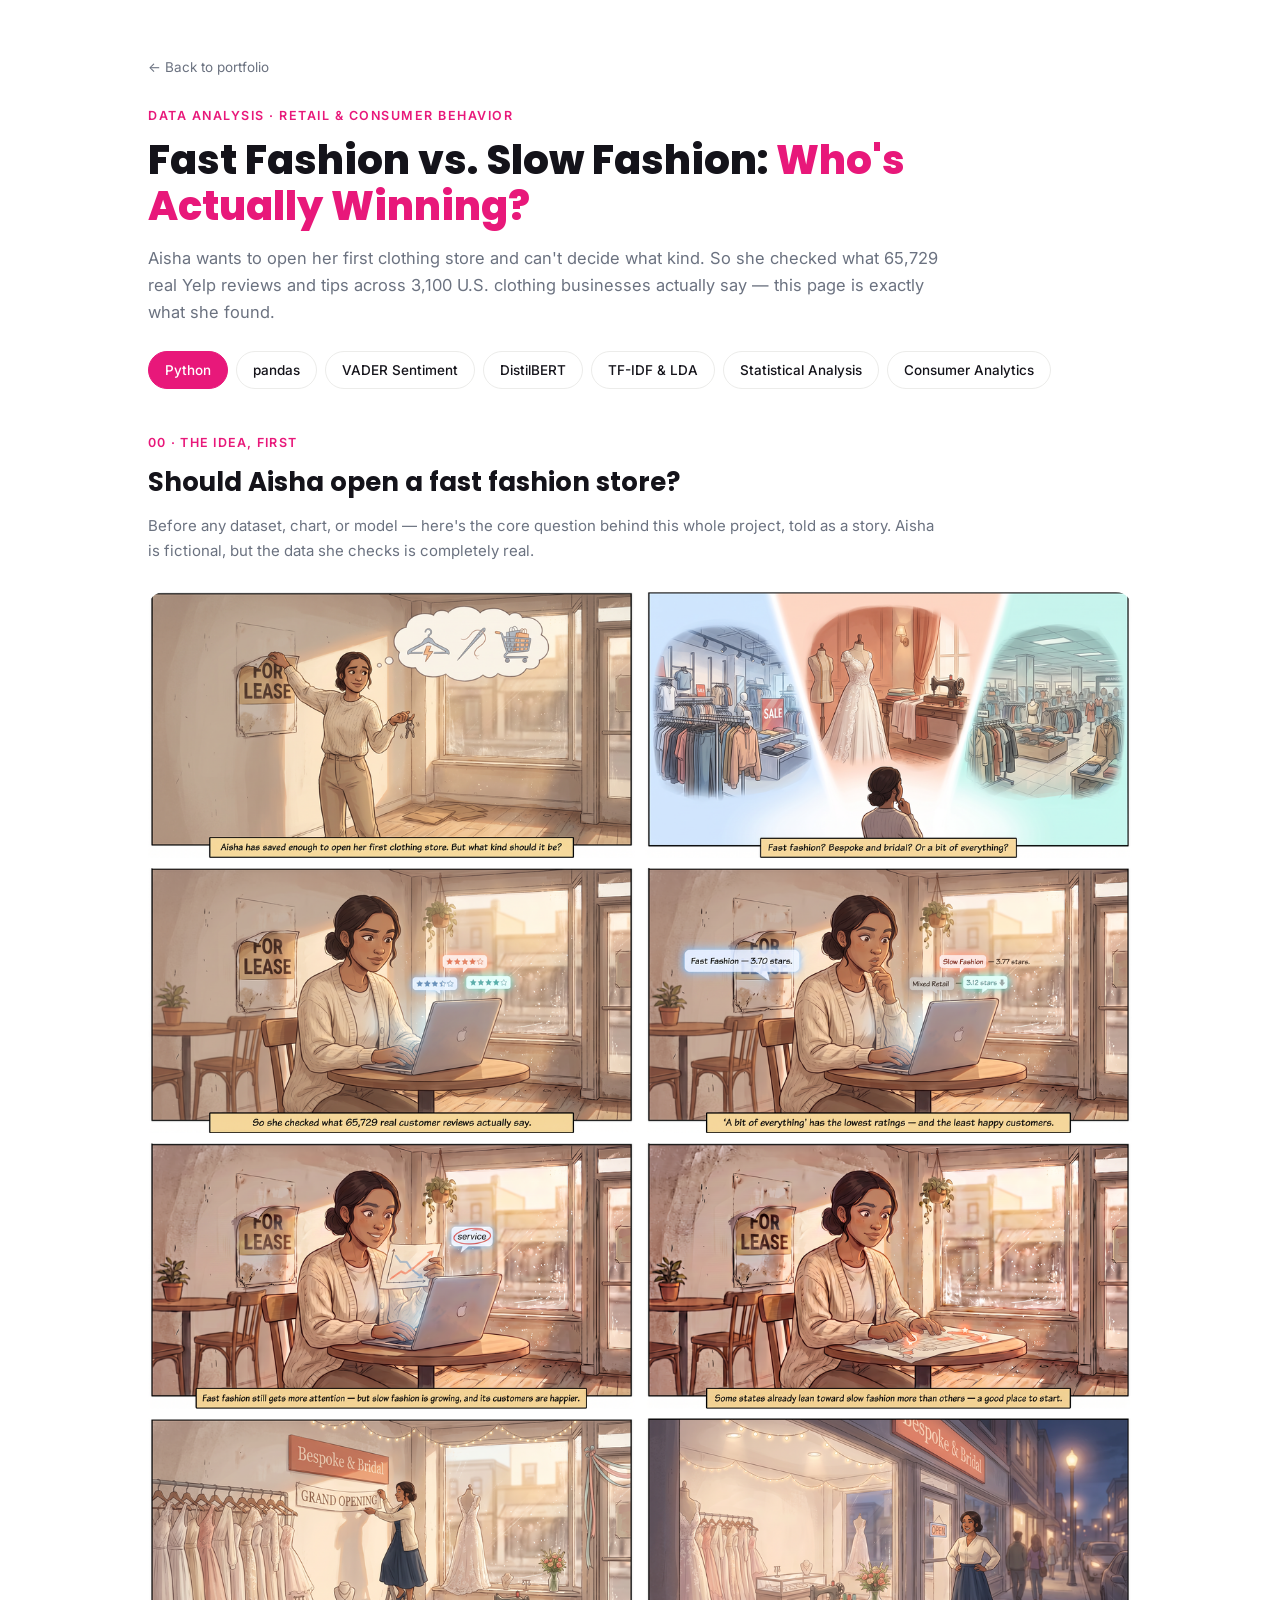
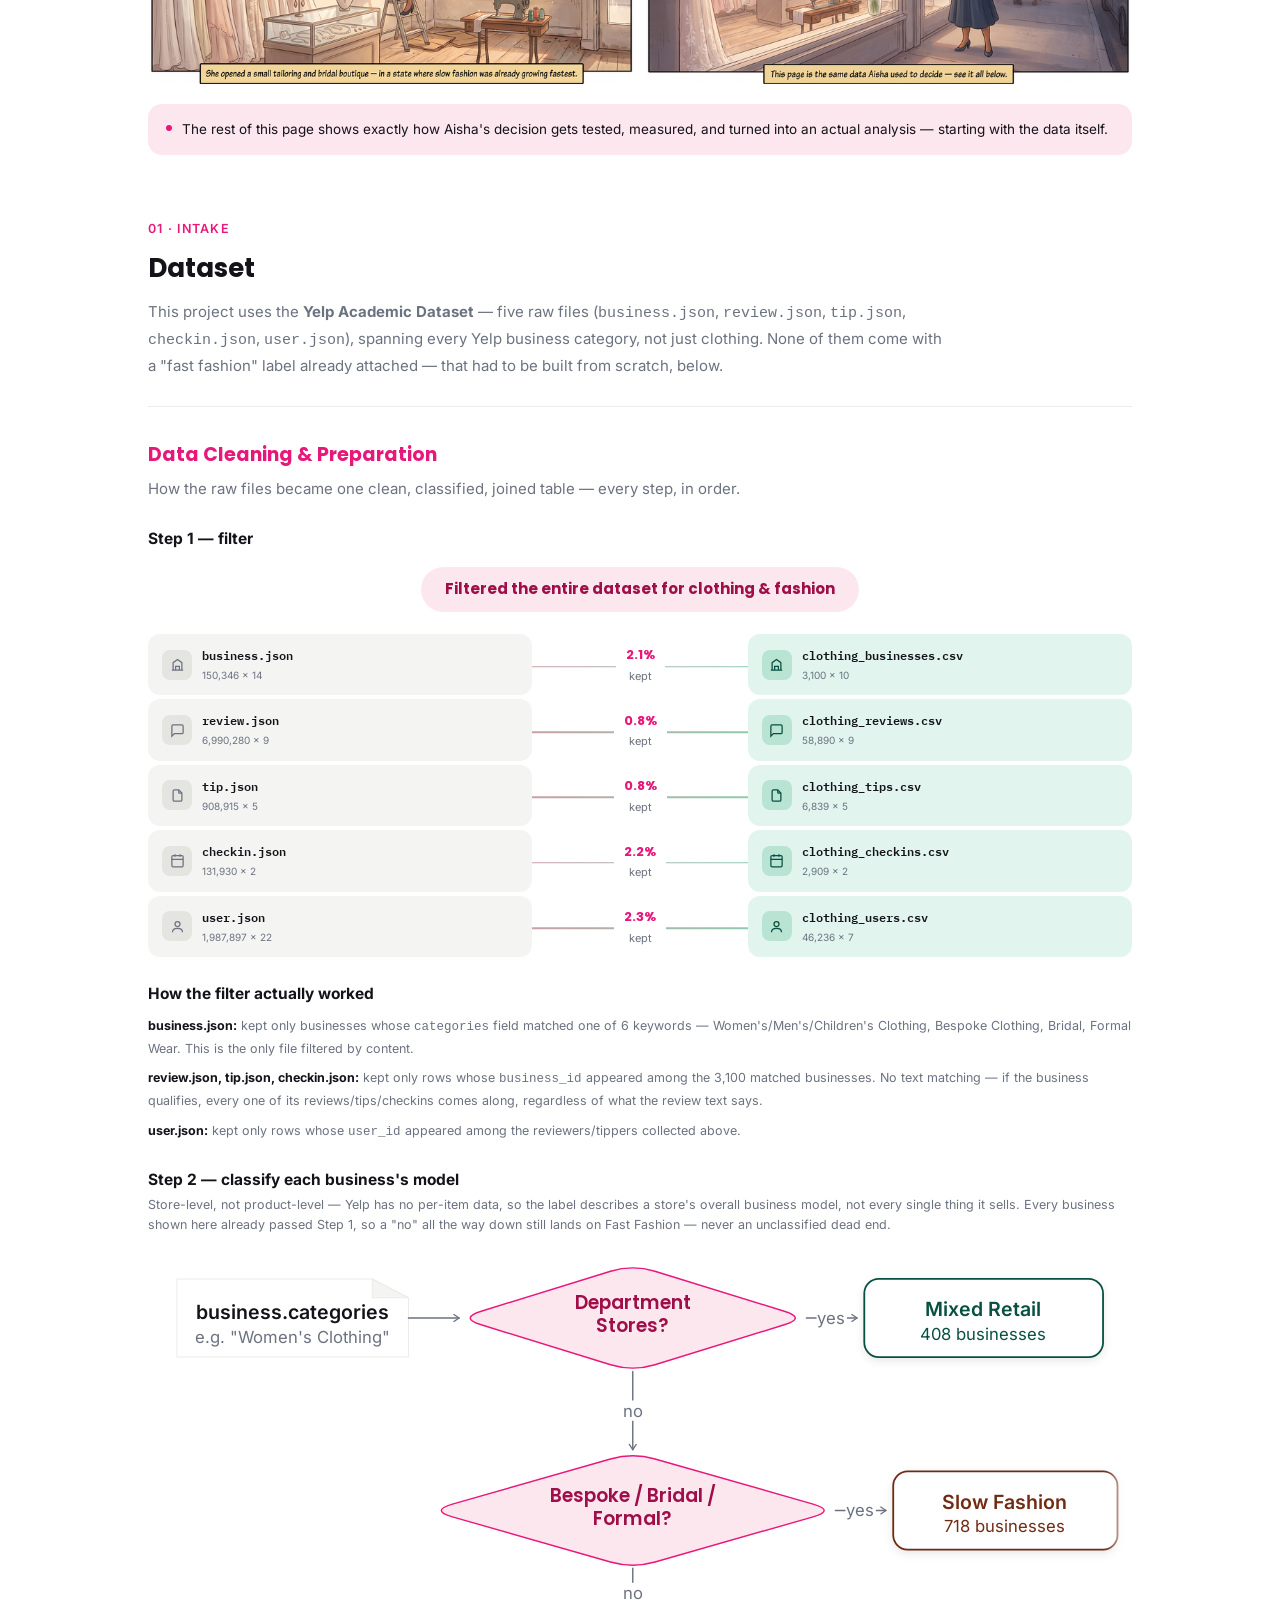
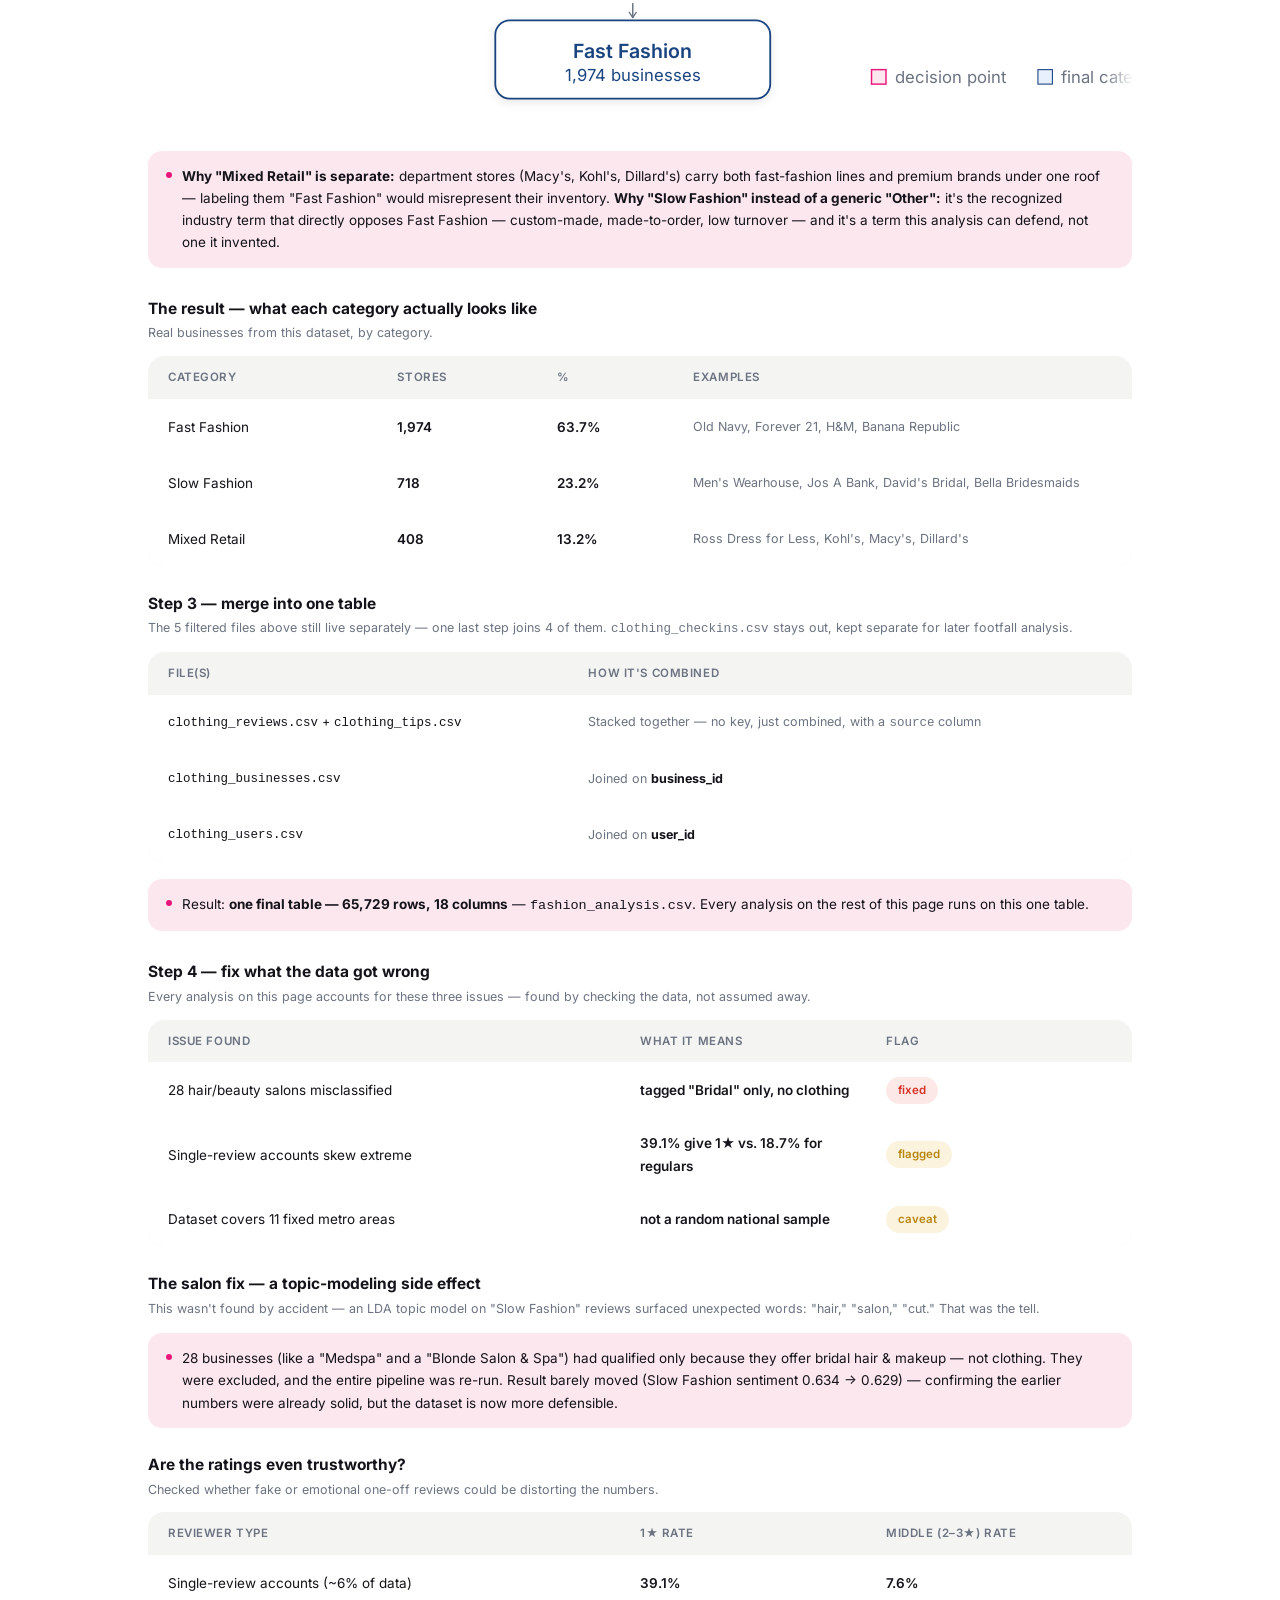
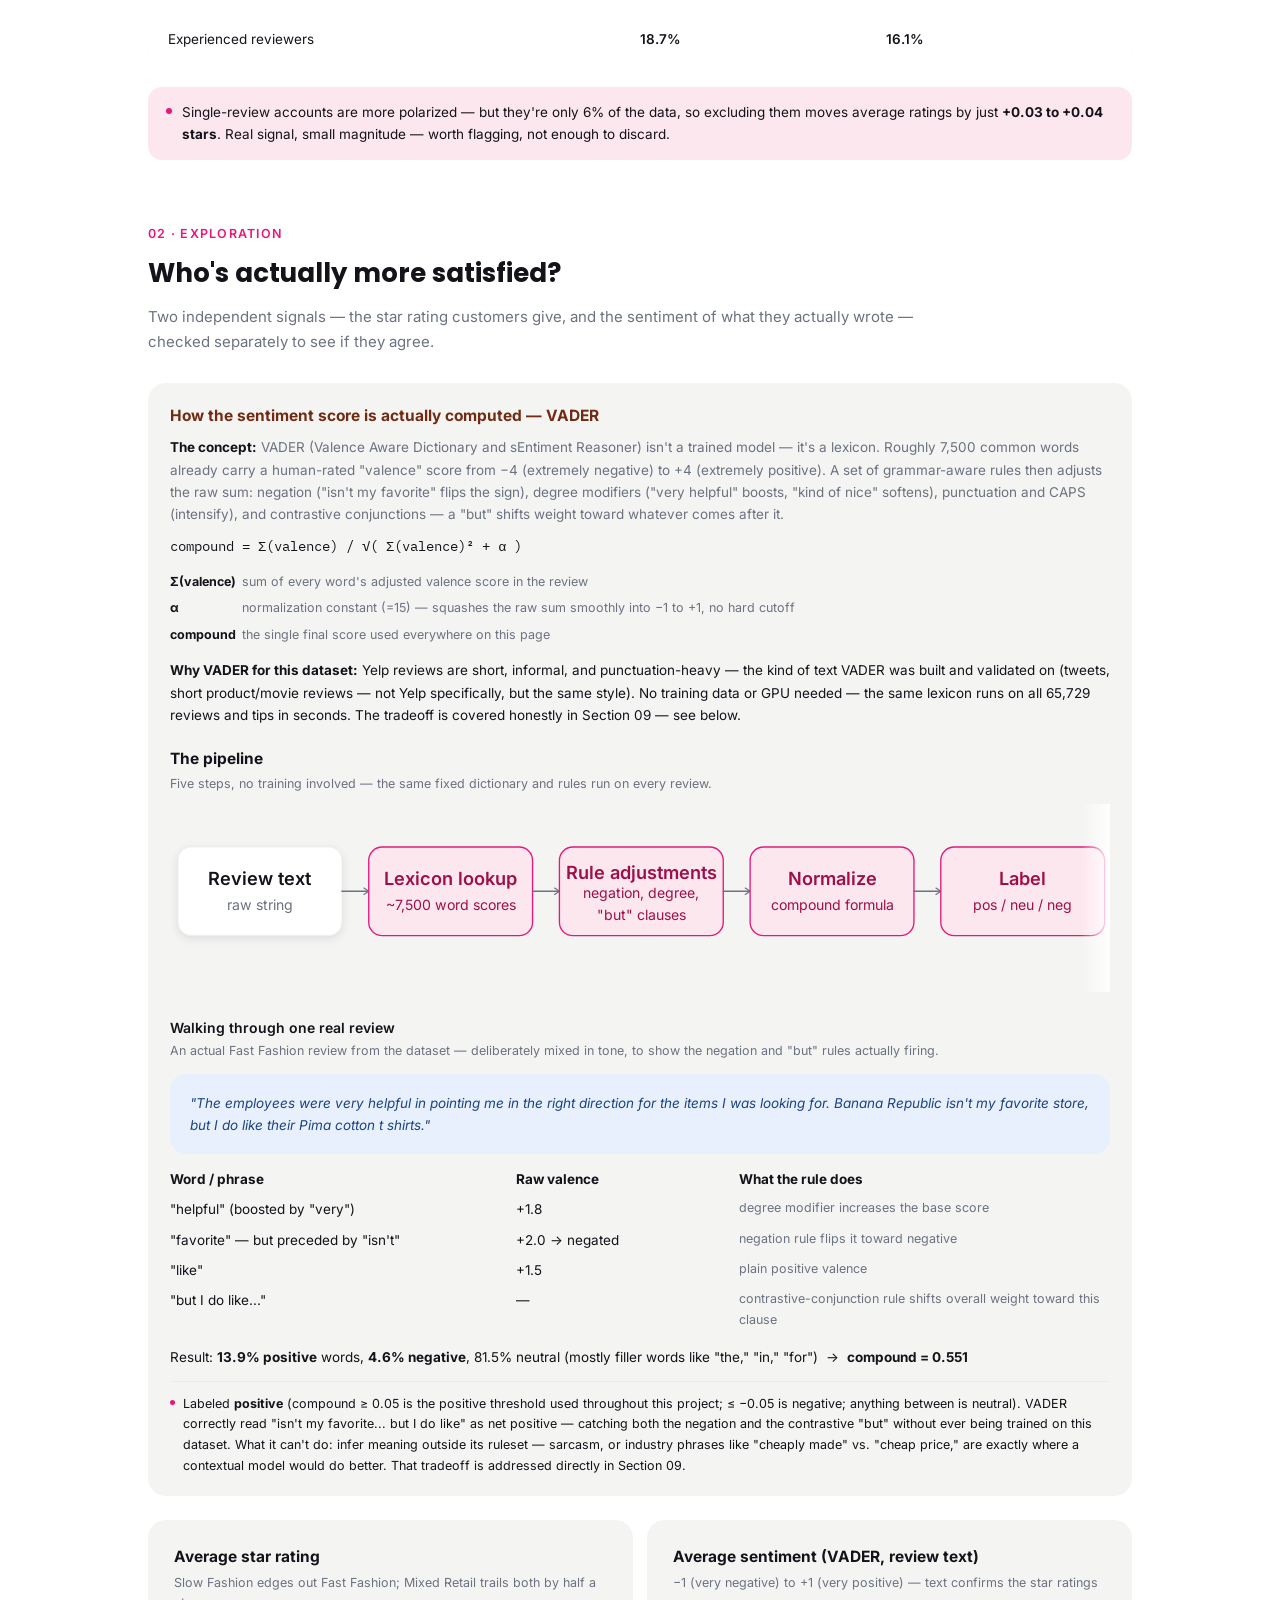
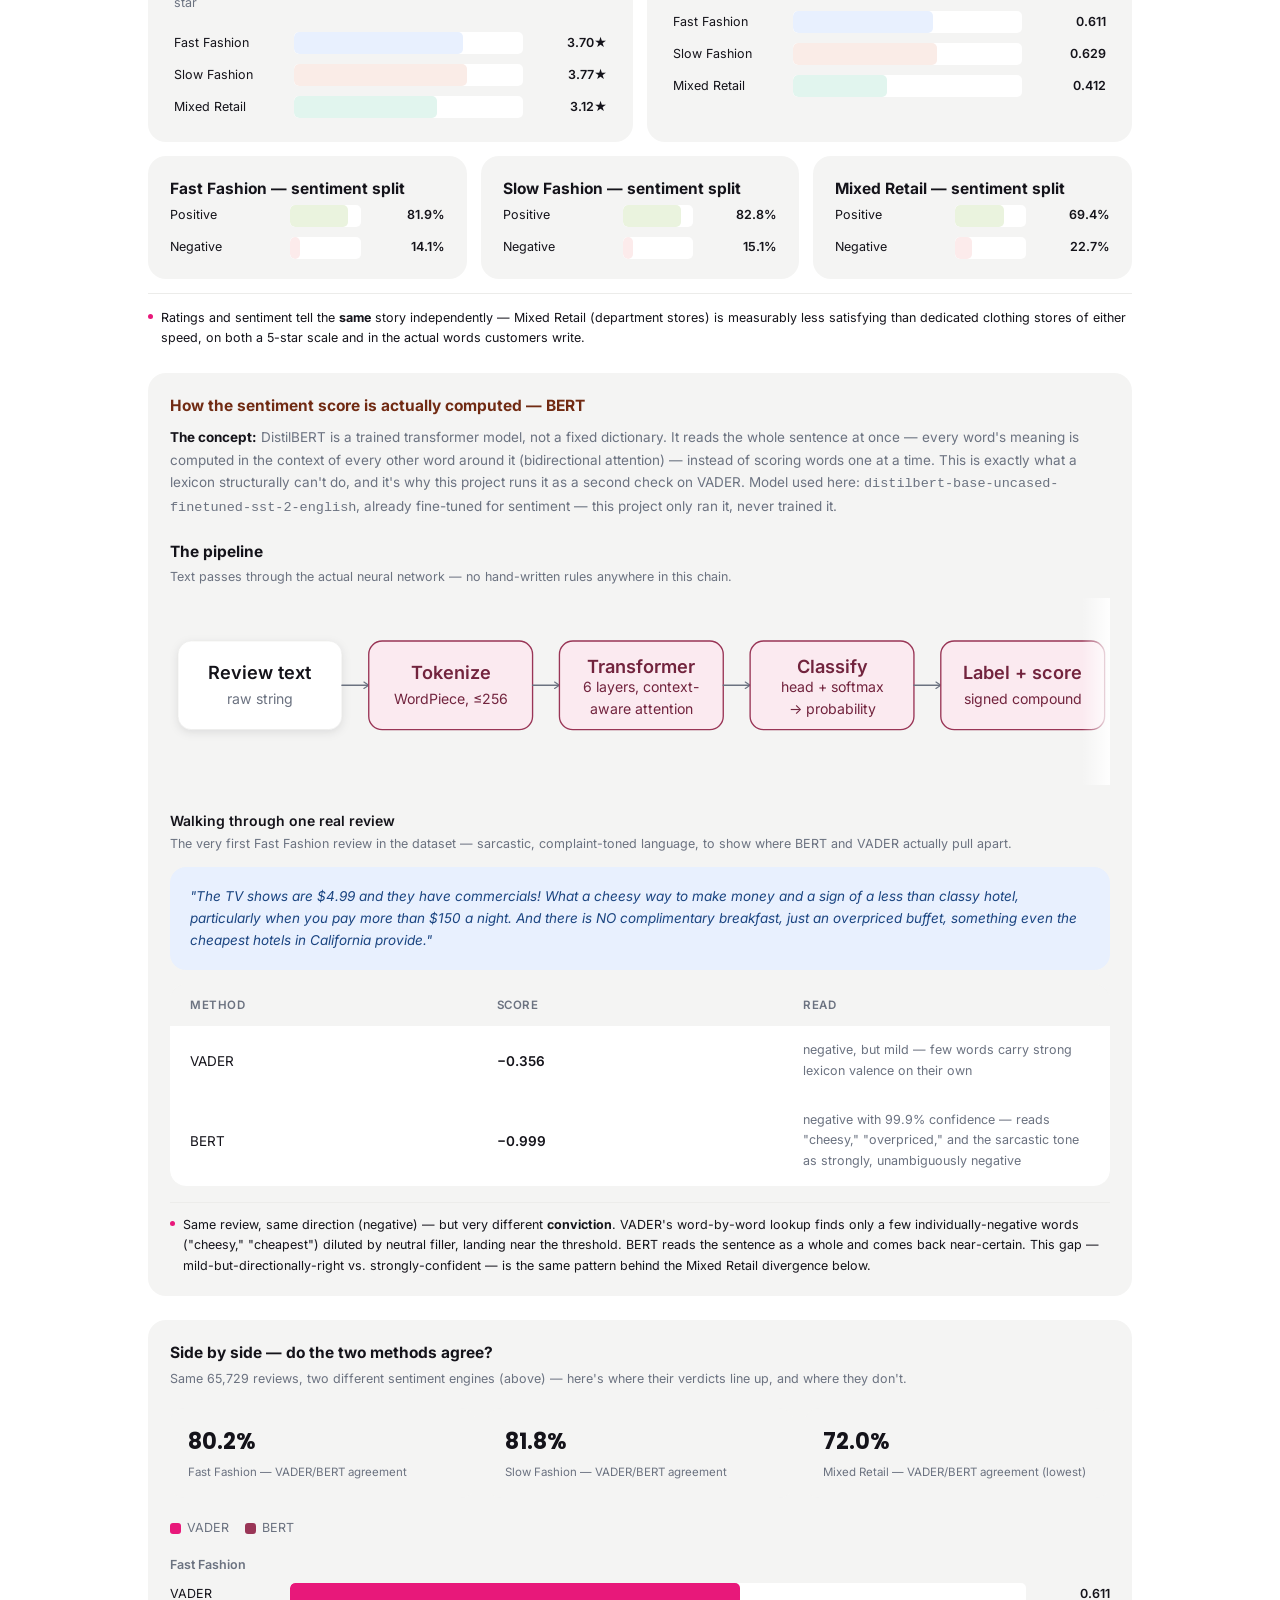
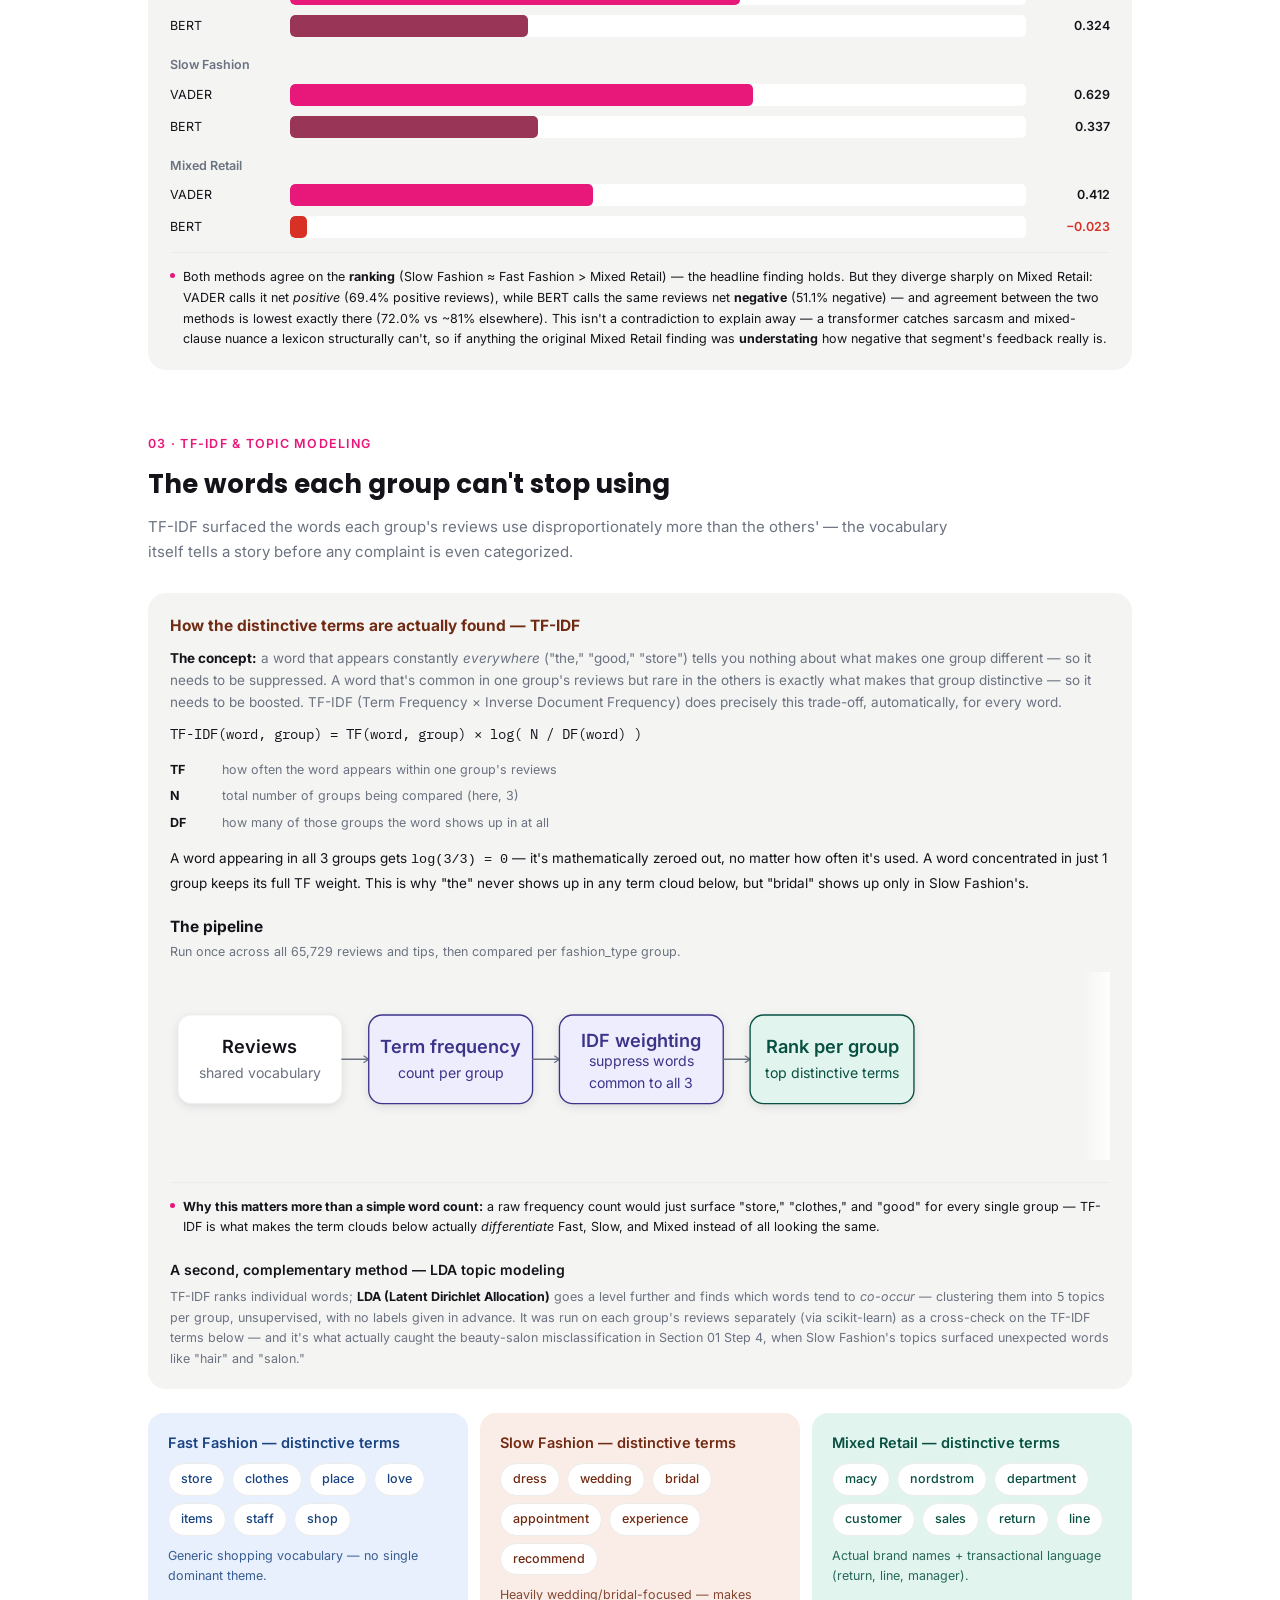
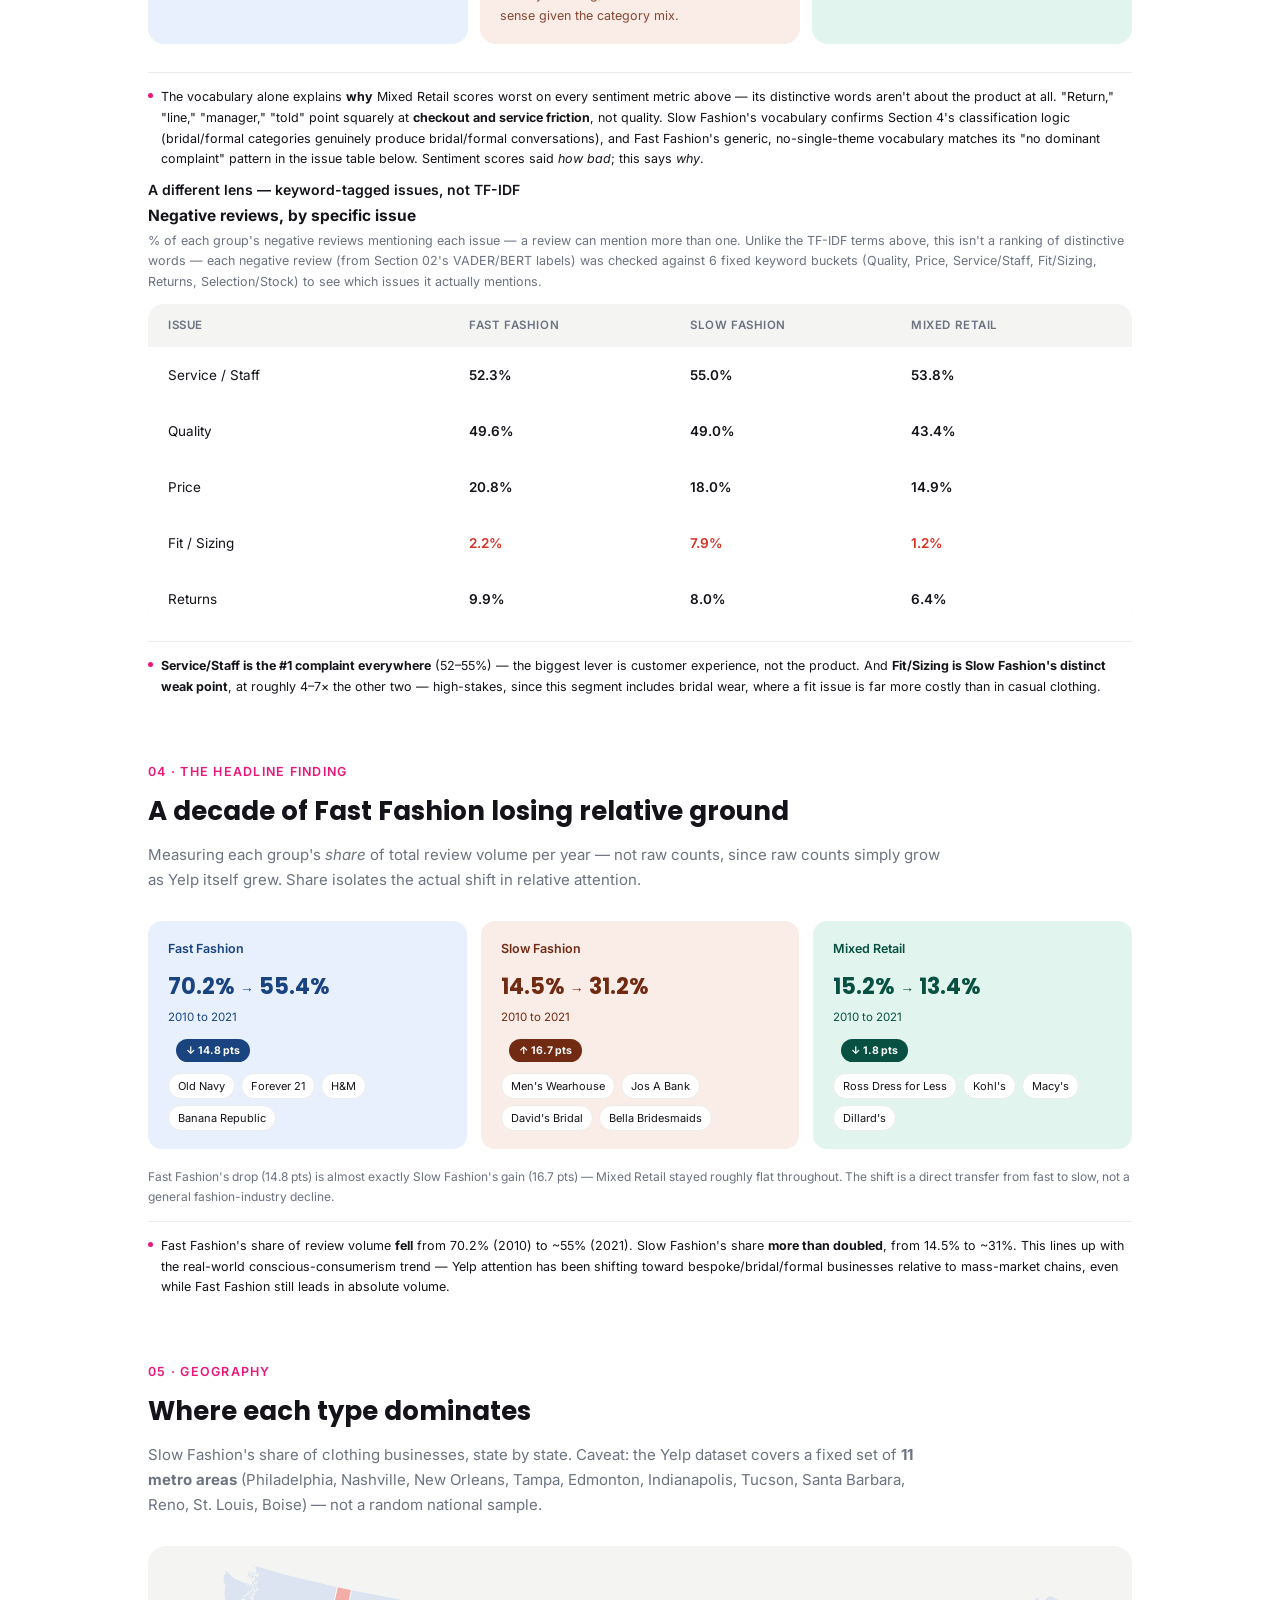
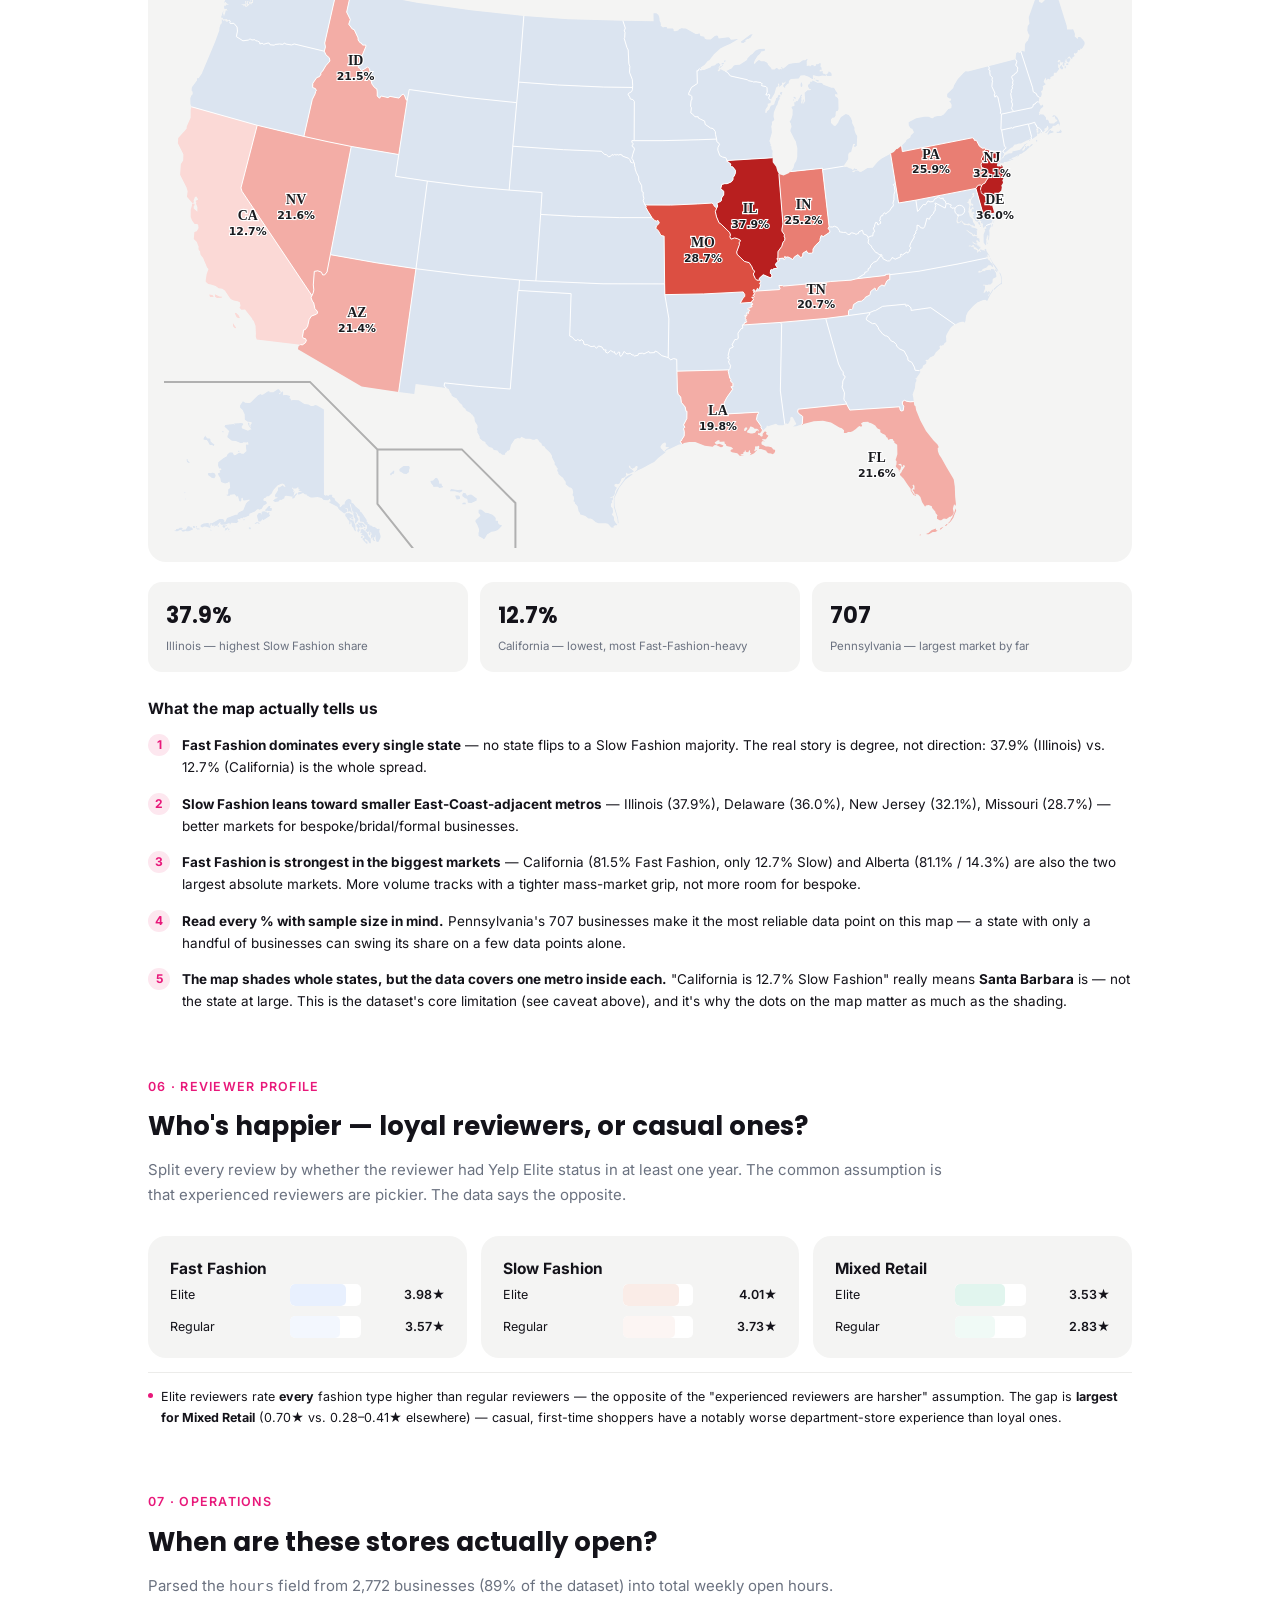
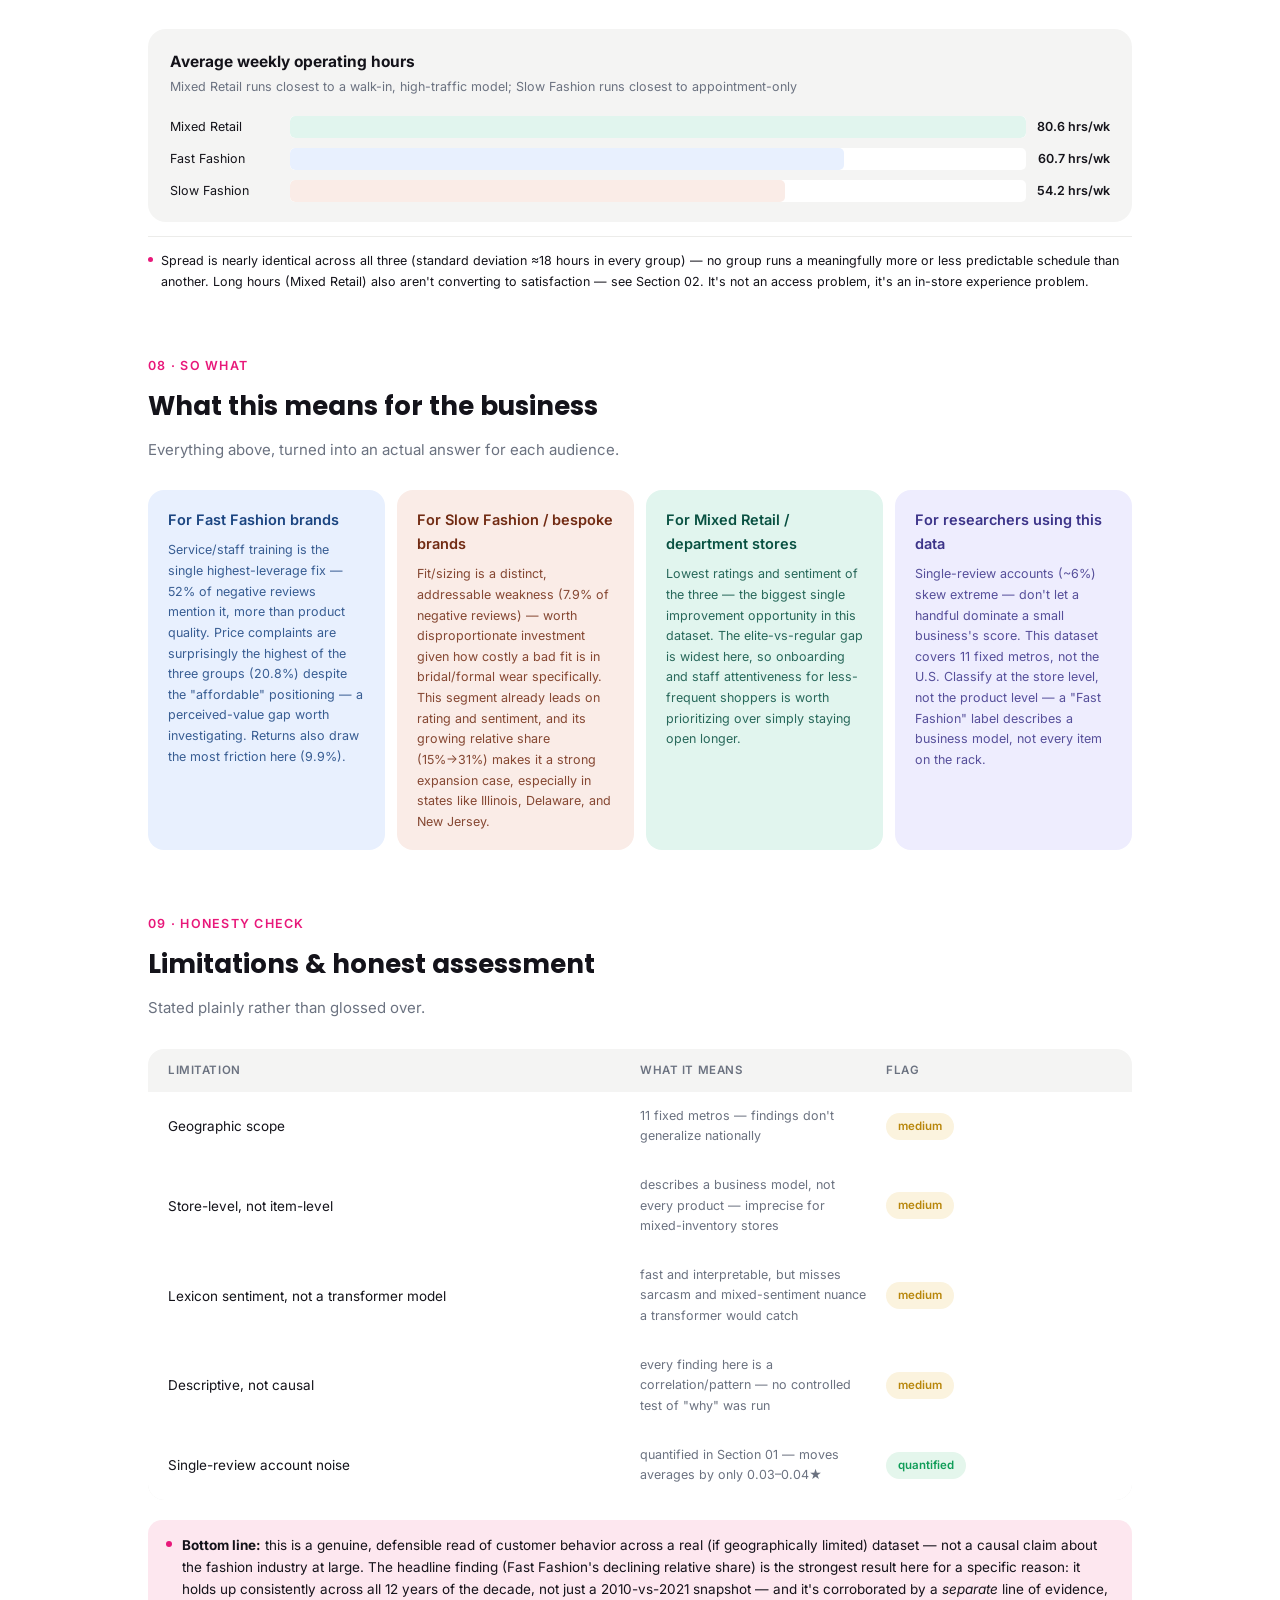
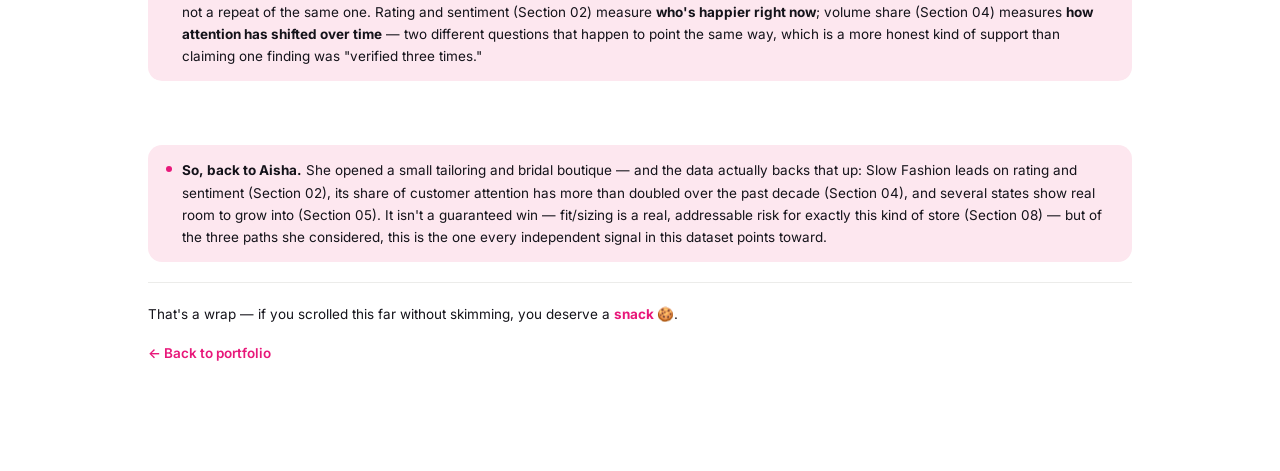
<file: projects/fast_fashion_analysis.html>
<!DOCTYPE html>
<html lang="en">
<head>
<meta charset="UTF-8">
<meta name="viewport" content="width=device-width, initial-scale=1.0">
<title>Fast Fashion vs. Slow Fashion | Rutuja Patel</title>
<link rel="icon" type="image/svg+xml" href="data:image/svg+xml,%3Csvg xmlns='http://www.w3.org/2000/svg' viewBox='0 0 64 64'%3E%3Cdefs%3E%3ClinearGradient id='g' x1='0%25' y1='0%25' x2='100%25' y2='100%25'%3E%3Cstop offset='0%25' stop-color='%23e8187a'/%3E%3Cstop offset='100%25' stop-color='%23f9004d'/%3E%3C/linearGradient%3E%3C/defs%3E%3Ccircle cx='32' cy='32' r='32' fill='url(%23g)'/%3E%3Ctext x='32' y='42' font-family='Poppins, Arial, sans-serif' font-weight='800' font-size='26' fill='white' text-anchor='middle'%3ERP%3C/text%3E%3C/svg%3E">
<link href="https://fonts.googleapis.com/css2?family=Poppins:wght@500;600;700;800&family=Inter:wght@400;500;600&family=IBM+Plex+Mono:wght@500;600&display=swap" rel="stylesheet">
<style>
  :root {
    --pink: #e8187a;
    --pink-tint: #FDE7EF;
    --black: #14131A;
    --gray-text: #6B7280;
    --card-bg: #F4F4F3;
    --border: #ECECEA;
    --green: #0F9D58;
    --green-tint: #E4F6EC;
    --amber: #B8860B;
    --amber-tint: #FBF3DE;
    --red: #D93025;
    --red-tint: #FCE9E7;
    --heading: 'Poppins', sans-serif;
    --body: 'Inter', -apple-system, sans-serif;
  }
  * { box-sizing: border-box; }
  body {
    margin: 0;
    background: #FFFFFF;
    color: var(--black);
    font-family: var(--body);
    line-height: 1.65;
  }
  .wrap { max-width: 1040px; margin: 0 auto; padding: 56px 28px 100px; }

  .crumb { font-family: var(--body); font-size: 13.5px; color: var(--gray-text); margin: 0 0 28px; }
  .crumb a { color: var(--gray-text); text-decoration: none; }
  .crumb a:hover { color: var(--pink); }

  .eyebrow { font-family: var(--body); font-size: 12.5px; font-weight: 600; letter-spacing: 0.12em; text-transform: uppercase; color: var(--pink); margin: 0 0 10px; }
  h1.title { font-family: var(--heading); font-weight: 800; font-size: 40px; line-height: 1.15; margin: 0 0 16px; max-width: 760px; }
  h1.title span { color: var(--pink); }
  .dek { font-size: 16.5px; color: var(--gray-text); max-width: 800px; margin: 0 0 24px; }

  .tag-row { display: flex; flex-wrap: wrap; gap: 8px; margin-bottom: 44px; }

  .comic-strip { margin: 0 0 8px; }
  .comic-strip img { width: 100%; height: auto; border-radius: 16px; display: block; }

  .tc-wrap { position: relative; margin-top: 50px; }
  .tc-row { display: grid; grid-template-columns: repeat(3, 1fr); gap: 14px; margin-bottom: 8px; position: relative; z-index: 1; }
  .tc-card { border-radius: 14px; padding: 18px 20px; }
  .tc-label { font-size: 12.5px; margin: 0 0 10px; font-weight: 600; }
  .tc-num { font-family: var(--heading); font-weight: 700; font-size: 22px; margin: 0 0 2px; }
  .tc-sub { font-size: 11.5px; margin: 0 0 10px; }
  .tc-badge { display: inline-block; font-size: 10.5px; font-weight: 700; padding: 3px 10px; border-radius: 999px; color: #fff; margin-left: 8px; vertical-align: 2px; }
  .tc-ex-row { display: flex; flex-wrap: wrap; gap: 6px; margin-top: 10px; }
  .tc-ex-tag { font-size: 11px; background: #fff; border: 1px solid var(--border); padding: 3px 9px; border-radius: 999px; }
  .tc-spark { display: block; margin: 2px 0 8px; }
  @media (max-width: 640px) {
    .tc-row { grid-template-columns: 1fr !important; }
    .tf-row { grid-template-columns: 1fr !important; }
    .tf-mid { flex-direction: row; justify-content: center; padding: 8px 0; }
    .tf-line { display: none; }
  }

  .tf-row { display: grid; grid-template-columns: 1.25fr 0.7fr 1.25fr; align-items: center; margin-bottom: 4px; }
  .tf-box { border-radius: 12px; padding: 12px 14px; display: flex; align-items: center; gap: 10px; }
  .tf-raw { background: var(--card-bg); }
  .tf-clean { background: #E1F5EE; }
  .tf-icon { width: 30px; height: 30px; border-radius: 8px; display: flex; align-items: center; justify-content: center; flex-shrink: 0; }
  .tf-icon-raw { background: #E4E4E1; }
  .tf-icon-clean { background: #B9E3D2; }
  .tf-fname { font-family: 'IBM Plex Mono', monospace; font-size: 11.5px; font-weight: 600; color: var(--black); margin: 0 0 2px; }
  .tf-stat { font-size: 10px; color: var(--gray-text); margin: 0; }
  .tf-mid { position: relative; display: flex; align-items: center; justify-content: center; min-height: 40px; }
  .tf-line { position: absolute; left: 0; right: 0; top: 50%; transform: translateY(-50%); margin: 0; }
  .tf-label { position: relative; background: #fff; padding: 2px 10px; border-radius: 8px; display: flex; flex-direction: column; align-items: center; gap: 1px; }
  .tf-pct { font-family: var(--heading); font-weight: 700; font-size: 13px; color: var(--pink); }
  .tf-line { width: 100%; height: 1.5px; background: linear-gradient(to right, #C9A0A8, #8FCBAF); margin: 2px 0; }
  .tf-pill { display: inline-block; background: var(--pink-tint); color: #9E0F49; font-family: var(--heading); font-weight: 700; font-size: 15px; padding: 10px 24px; border-radius: 999px; }
  .tag { font-size: 13.5px; font-weight: 500; padding: 7px 16px; border-radius: 999px; border: 1px solid var(--border); color: var(--black); background: #fff; }
  .tag.filled { background: var(--pink); color: #fff; border-color: var(--pink); }

  .section { margin-bottom: 64px; }
  .section-eyebrow { font-family: var(--body); font-size: 12.5px; font-weight: 600; letter-spacing: 0.1em; text-transform: uppercase; color: var(--pink); margin: 0 0 8px; }
  h2.section-title { font-family: var(--heading); font-weight: 700; font-size: 26px; margin: 0 0 10px; }
  .section-desc { font-size: 15px; color: var(--gray-text); max-width: 800px; margin: 0 0 28px; }

  .stat-grid { display: grid; grid-template-columns: repeat(auto-fit, minmax(140px, 1fr)); gap: 12px; margin-bottom: 32px; }
  .stat-card { background: var(--card-bg); border-radius: 16px; padding: 18px 20px; }
  .stat-num { font-family: var(--heading); font-weight: 700; font-size: 24px; margin: 0 0 4px; }
  .stat-label { font-size: 12.5px; color: var(--gray-text); margin: 0; }

  .field-grid { display: grid; grid-template-columns: repeat(auto-fit, minmax(230px, 1fr)); gap: 12px; }
  .field-card { background: var(--card-bg); border-radius: 16px; padding: 18px 20px; }
  .field-top { display: flex; align-items: center; gap: 10px; margin-bottom: 8px; }
  .field-name { font-weight: 600; font-size: 14.5px; flex: 1; margin: 0; }
  .field-count { font-size: 11.5px; font-weight: 600; background: rgba(255,255,255,0.6); padding: 2px 9px; border-radius: 999px; flex-shrink: 0; }
  .field-desc { font-size: 12.5px; margin: 0; opacity: 0.85; }

  .c-purple { background: #EEEDFE; color: #3C3489; }
  .c-teal   { background: #E1F5EE; color: #085041; }
  .c-teal2  { background: #C3EDDC; color: #04342C; }
  .c-coral  { background: #FAECE7; color: #712B13; }
  .c-pink2  { background: #FBEAF0; color: #72243E; }
  .c-amber  { background: #FAEEDA; color: #633806; }
  .c-green  { background: #EAF3DE; color: #27500A; }
  .c-red    { background: #FCEBEB; color: #791F1F; }
  .c-blue   { background: #E8F0FE; color: #1A4480; }

  .dg-wrap { overflow-x: auto; margin-bottom: 8px; position: relative; }
  .dg-wrap::after { content: ''; position: absolute; top: 0; right: 0; bottom: 8px; width: 28px; background: linear-gradient(to right, transparent, rgba(255,255,255,0.95)); pointer-events: none; }
  .dg-wrap svg { min-width: 600px; }
  .dg-line { stroke: var(--gray-text); stroke-width: 0.75; opacity: 0.6; }
  .dg-arrow { stroke: var(--gray-text); fill: none; stroke-width: 1; stroke-linejoin: round; stroke-linecap: round; }
  .dg-lane-label { font-family: var(--body); font-size: 12.5px; fill: var(--gray-text); }
  .dg-phase-label { font-family: var(--body); font-size: 12.5px; font-weight: 600; fill: var(--pink); }
  .dg-th { font-family: var(--body); font-size: 13.5px; font-weight: 600; fill: var(--black); }
  .dg-ts { font-family: var(--body); font-size: 11.5px; fill: var(--gray-text); }
  .dg-box rect, .dg-box polygon, .dg-box circle,
  .dgc-blue rect, .dgc-blue polygon, .dgc-blue circle,
  .dgc-teal rect, .dgc-teal polygon, .dgc-teal circle,
  .dgc-purple rect, .dgc-purple polygon, .dgc-purple circle,
  .dgc-coral rect, .dgc-coral polygon, .dgc-coral circle,
  .dgc-amber rect, .dgc-amber polygon, .dgc-amber circle,
  .dgc-green rect, .dgc-green polygon, .dgc-green circle,
  .dgc-red rect, .dgc-red polygon, .dgc-red circle {
    filter: drop-shadow(0 2px 3px rgba(20,19,26,0.10));
  }
  .dg-box rect, .dg-box polygon, .dg-box circle { fill: #fff; stroke: var(--border); stroke-width: 0.5; }
  .dg-box .dg-th { fill: var(--black); }
  .dgc-blue rect, .dgc-blue polygon, .dgc-blue circle { fill: #E8F0FE; stroke: #1A4480; }
  .dgc-blue .dg-th, .dgc-blue .dg-ts { fill: #1A4480; }
  .dgc-teal rect, .dgc-teal polygon, .dgc-teal circle { fill: #E1F5EE; stroke: #085041; }
  .dgc-teal .dg-th, .dgc-teal .dg-ts { fill: #085041; }
  .dgc-coral rect, .dgc-coral polygon, .dgc-coral circle { fill: #FAECE7; stroke: #712B13; }
  .dgc-coral .dg-th, .dgc-coral .dg-ts { fill: #712B13; }
  .dgc-purple rect, .dgc-purple polygon, .dgc-purple circle { fill: #EEEDFE; stroke: #3C3489; }
  .dgc-purple .dg-th, .dgc-purple .dg-ts { fill: #3C3489; }
  .dgc-amber rect, .dgc-amber polygon, .dgc-amber circle { fill: #FAEEDA; stroke: #633806; }
  .dgc-amber .dg-th, .dgc-amber .dg-ts { fill: #633806; }
  .dgc-pink rect, .dgc-pink polygon, .dgc-pink circle { fill: var(--pink-tint); stroke: var(--pink); }
  .dgc-pink .dg-th, .dgc-pink .dg-ts { fill: #9E0F49; }
  .dgc-rose rect, .dgc-rose polygon, .dgc-rose circle { fill: #FBEAF0; stroke: #993556; }
  .dgc-rose .dg-th, .dgc-rose .dg-ts { fill: #72243E; }
  .dg-note rect { fill: #fff; stroke: var(--border); }
  .dg-note text { fill: var(--gray-text); }
  .dg-dashed { fill: none; stroke: var(--gray-text); stroke-width: 0.5; stroke-dasharray: 4 3; }

  .quality-table { background: var(--card-bg); border-radius: 16px; overflow: hidden; }
  .quality-head { display: grid; grid-template-columns: 2fr 1fr 1fr; column-gap: 20px; padding: 12px 20px; font-size: 11.5px; font-weight: 600; text-transform: uppercase; letter-spacing: 0.05em; color: var(--gray-text); }
  .quality-row { display: grid; grid-template-columns: 2fr 1fr 1fr; column-gap: 20px; align-items: center; padding: 14px 20px; background: #fff; font-size: 13.5px; min-height: 56px; }
  .quality-row:first-of-type { border-top-left-radius: 16px; border-top-right-radius: 16px; }
  .quality-row:last-of-type { border-bottom-left-radius: 16px; border-bottom-right-radius: 16px; }
  .quality-val { font-weight: 600; }
  .status-pill { font-size: 11.5px; font-weight: 600; padding: 4px 12px; border-radius: 999px; display: inline-block; width: fit-content; }
  .status-red { background: var(--red-tint); color: var(--red); }
  .status-amber { background: var(--amber-tint); color: var(--amber); }
  .status-green { background: var(--green-tint); color: var(--green); }

  .callout { display: flex; gap: 10px; align-items: flex-start; background: var(--pink-tint); border-radius: 14px; padding: 14px 18px; margin-top: 20px; }
  .callout p { font-size: 13.5px; color: var(--black); margin: 0; }
  .callout .dot { width: 6px; height: 6px; border-radius: 50%; background: var(--pink); margin-top: 7px; flex-shrink: 0; }

  @media (max-width: 640px) {
    h1.title { font-size: 30px; }
    .quality-head { display: none !important; }
    .quality-row { grid-template-columns: 1fr !important; row-gap: 4px; font-size: 12.5px; }
    .field-grid { grid-template-columns: 1fr !important; }
  }

  .kpi-strip { display: grid; grid-template-columns: repeat(auto-fit, minmax(130px, 1fr)); gap: 12px; margin-bottom: 28px; }
  .kpi-card { background: var(--card-bg); border-radius: 14px; padding: 16px 18px; }
  .kpi-num { font-family: var(--heading); font-weight: 700; font-size: 22px; margin: 0 0 3px; }
  .kpi-label { font-size: 11.5px; color: var(--gray-text); margin: 0; }

  .chart-row { display: grid; gap: 14px; margin-bottom: 14px; }
  .chart-row.hero { grid-template-columns: repeat(auto-fit, minmax(300px, 1fr)); }
  .chart-row.secondary { grid-template-columns: repeat(auto-fit, minmax(220px, 1fr)); }

  .chart-card { background: var(--card-bg); border-radius: 18px; padding: 20px 22px; }
  .chart-card.hero { padding: 24px 26px; }
  .chart-title { font-weight: 700; font-size: 15.5px; margin: 0 0 3px; }
  .chart-sub { font-size: 12.5px; color: var(--gray-text); margin: 0 0 18px; }

  .bar-row { display: flex; align-items: center; gap: 10px; margin-bottom: 10px; }
  .bar-row:last-child { margin-bottom: 0; }
  .bar-label { width: 110px; font-size: 12.5px; color: var(--black); flex-shrink: 0; }
  .bar-track { flex: 1; background: #fff; border-radius: 5px; height: 22px; overflow: hidden; }
  .bar-fill { height: 100%; border-radius: 5px; display: flex; align-items: center; padding-left: 8px; }
  .bar-fill span { font-size: 11.5px; font-weight: 600; }
  .bar-val { width: 74px; font-size: 12.5px; font-weight: 600; text-align: right; flex-shrink: 0; }

  .callout-card { background: var(--pink-tint); border-radius: 18px; padding: 20px 22px; }
  .callout-card .chart-title { color: var(--pink); }

  .so-what { display: flex; gap: 8px; align-items: flex-start; margin-top: 14px; padding-top: 14px; border-top: 1px solid var(--border); }
  .so-what .dot { width: 5px; height: 5px; border-radius: 50%; background: var(--pink); margin-top: 6px; flex-shrink: 0; }
  .so-what p { font-size: 12.5px; color: var(--black); margin: 0; }

  .term-cloud { display: flex; flex-wrap: wrap; gap: 7px; }
  .term-tag { font-size: 12.5px; font-weight: 500; padding: 5px 12px; border-radius: 999px; background: #fff; border: 1px solid var(--border); }

  .map-card { background: var(--card-bg); border-radius: 18px; padding: 14px 16px; }
  .map-card svg { display: block; width: 100%; height: auto; border-radius: 10px; overflow: hidden; }

  .to-top { position: fixed; bottom: 24px; right: 24px; z-index: 60; width: 44px; height: 44px; border-radius: 50%; background: var(--pink); color: #fff; border: none; display: flex; align-items: center; justify-content: center; font-size: 18px; cursor: pointer; box-shadow: 0 4px 16px rgba(232,24,122,.35); opacity: 0; pointer-events: none; transition: opacity .2s ease, transform .2s ease; }
  .to-top.show { opacity: 1; pointer-events: auto; }
  .to-top:hover { transform: translateY(-2px); }
</style>
</head>
<body>
<button class="to-top" id="toTop" aria-label="Back to top">↑</button>
<div class="wrap">

  <p class="crumb"><a href="https://analyzewithrutuja.github.io/#portfolio">← Back to portfolio</a></p>

  <p class="eyebrow">Data Analysis · Retail &amp; Consumer Behavior</p>
  <h1 class="title">Fast Fashion vs. Slow Fashion: <span>Who's Actually Winning?</span></h1>
  <p class="dek">
    Aisha wants to open her first clothing store and can't decide what kind. So she checked what 65,729 real Yelp
    reviews and tips across 3,100 U.S. clothing businesses actually say — this page is exactly what she found.
  </p>

  <div class="tag-row">
    <span class="tag filled">Python</span>
    <span class="tag">pandas</span>
    <span class="tag">VADER Sentiment</span>
    <span class="tag">DistilBERT</span>
    <span class="tag">TF-IDF &amp; LDA</span>
    <span class="tag">Statistical Analysis</span>
    <span class="tag">Consumer Analytics</span>
  </div>

  <!-- ===== 00 COMIC ===== -->
  <div class="section">
    <p class="section-eyebrow">00 · The idea, first</p>
    <h2 class="section-title">Should Aisha open a fast fashion store?</h2>
    <p class="section-desc">Before any dataset, chart, or model — here's the core question behind this whole
    project, told as a story. Aisha is fictional, but the data she checks is completely real.</p>

    <div class="comic-strip">
      <img src="../images/Fashion/comic_grid.png" alt="Eight-panel comic: Aisha wants to open her first clothing store and isn't sure what kind. She checks 65,729 real Yelp reviews, discovers that 'a bit of everything' stores have the lowest ratings, that fast fashion's lead over slow fashion has been shrinking for a decade, and that some states already lean toward slow fashion. She opens a small tailoring and bridal boutique.">
    </div>

    <div class="callout">
      <span class="dot"></span>
      <p>The rest of this page shows exactly how Aisha's decision gets tested, measured, and turned into an actual
      analysis — starting with the data itself.</p>
    </div>
  </div>
  <!-- ===== END COMIC ===== -->

  <!-- ===== 01 DATASET ===== -->
  <div class="section">
    <p class="section-eyebrow">01 · Intake</p>
    <h2 class="section-title">Dataset</h2>
    <p class="section-desc">
      This project uses the <strong>Yelp Academic Dataset</strong> — five raw files (<code>business.json</code>,
      <code>review.json</code>, <code>tip.json</code>, <code>checkin.json</code>, <code>user.json</code>), spanning
      every Yelp business category, not just clothing. None of them come with a "fast fashion" label already
      attached — that had to be built from scratch, below.
    </p>

    <div style="border-top:1px solid var(--border); padding-top:32px; margin-top:8px;">
      <p style="font-family:var(--heading); font-weight:700; font-size:19px; margin:0 0 6px; color:var(--pink);">Data Cleaning &amp; Preparation</p>
      <p class="section-desc" style="margin-bottom:24px;">How the raw files became one clean, classified, joined table — every step, in order.</p>

      <p class="chart-title" style="margin-bottom:16px;">Step 1 — filter</p>
      <div style="text-align:center; margin-bottom:22px;">
        <span class="tf-pill">Filtered the entire dataset for clothing &amp; fashion</span>
      </div>

      <div class="tf-row">
        <div class="tf-box tf-raw"><div class="tf-icon tf-icon-raw"><svg width="15" height="15" viewBox="0 0 24 24" fill="none" stroke="#6B7280" stroke-width="2"><path d="M3 21h18M5 21V9l7-5 7 5v12M9 21v-6h6v6"/></svg></div><div><p class="tf-fname">business.json</p><p class="tf-stat">150,346 &times; 14</p></div></div>
        <div class="tf-mid"><div class="tf-line"></div><div class="tf-label"><span class="tf-pct">2.1%</span><span style="font-size:11px; color:var(--gray-text);">kept</span></div></div>
        <div class="tf-box tf-clean"><div class="tf-icon tf-icon-clean"><svg width="15" height="15" viewBox="0 0 24 24" fill="none" stroke="#085041" stroke-width="2"><path d="M3 21h18M5 21V9l7-5 7 5v12M9 21v-6h6v6"/></svg></div><div><p class="tf-fname">clothing_businesses.csv</p><p class="tf-stat">3,100 &times; 10</p></div></div>
      </div>

      <div class="tf-row">
        <div class="tf-box tf-raw"><div class="tf-icon tf-icon-raw"><svg width="15" height="15" viewBox="0 0 24 24" fill="none" stroke="#6B7280" stroke-width="2"><path d="M21 15a2 2 0 0 1-2 2H7l-4 4V5a2 2 0 0 1 2-2h14a2 2 0 0 1 2 2z"/></svg></div><div><p class="tf-fname">review.json</p><p class="tf-stat">6,990,280 &times; 9</p></div></div>
        <div class="tf-mid"><div class="tf-line"></div><div class="tf-label"><span class="tf-pct">0.8%</span><span style="font-size:11px; color:var(--gray-text);">kept</span></div></div>
        <div class="tf-box tf-clean"><div class="tf-icon tf-icon-clean"><svg width="15" height="15" viewBox="0 0 24 24" fill="none" stroke="#085041" stroke-width="2"><path d="M21 15a2 2 0 0 1-2 2H7l-4 4V5a2 2 0 0 1 2-2h14a2 2 0 0 1 2 2z"/></svg></div><div><p class="tf-fname">clothing_reviews.csv</p><p class="tf-stat">58,890 &times; 9</p></div></div>
      </div>

      <div class="tf-row">
        <div class="tf-box tf-raw"><div class="tf-icon tf-icon-raw"><svg width="15" height="15" viewBox="0 0 24 24" fill="none" stroke="#6B7280" stroke-width="2"><path d="M14 3v4a1 1 0 0 0 1 1h4"/><path d="M17 21H7a2 2 0 0 1-2-2V5a2 2 0 0 1 2-2h7l5 5v11a2 2 0 0 1-2 2z"/></svg></div><div><p class="tf-fname">tip.json</p><p class="tf-stat">908,915 &times; 5</p></div></div>
        <div class="tf-mid"><div class="tf-line"></div><div class="tf-label"><span class="tf-pct">0.8%</span><span style="font-size:11px; color:var(--gray-text);">kept</span></div></div>
        <div class="tf-box tf-clean"><div class="tf-icon tf-icon-clean"><svg width="15" height="15" viewBox="0 0 24 24" fill="none" stroke="#085041" stroke-width="2"><path d="M14 3v4a1 1 0 0 0 1 1h4"/><path d="M17 21H7a2 2 0 0 1-2-2V5a2 2 0 0 1 2-2h7l5 5v11a2 2 0 0 1-2 2z"/></svg></div><div><p class="tf-fname">clothing_tips.csv</p><p class="tf-stat">6,839 &times; 5</p></div></div>
      </div>

      <div class="tf-row">
        <div class="tf-box tf-raw"><div class="tf-icon tf-icon-raw"><svg width="15" height="15" viewBox="0 0 24 24" fill="none" stroke="#6B7280" stroke-width="2"><rect x="3" y="4" width="18" height="18" rx="2"/><path d="M16 2v4M8 2v4M3 10h18"/></svg></div><div><p class="tf-fname">checkin.json</p><p class="tf-stat">131,930 &times; 2</p></div></div>
        <div class="tf-mid"><div class="tf-line"></div><div class="tf-label"><span class="tf-pct">2.2%</span><span style="font-size:11px; color:var(--gray-text);">kept</span></div></div>
        <div class="tf-box tf-clean"><div class="tf-icon tf-icon-clean"><svg width="15" height="15" viewBox="0 0 24 24" fill="none" stroke="#085041" stroke-width="2"><rect x="3" y="4" width="18" height="18" rx="2"/><path d="M16 2v4M8 2v4M3 10h18"/></svg></div><div><p class="tf-fname">clothing_checkins.csv</p><p class="tf-stat">2,909 &times; 2</p></div></div>
      </div>

      <div class="tf-row" style="margin-bottom:0;">
        <div class="tf-box tf-raw"><div class="tf-icon tf-icon-raw"><svg width="15" height="15" viewBox="0 0 24 24" fill="none" stroke="#6B7280" stroke-width="2"><circle cx="12" cy="8" r="4"/><path d="M4 21c0-4 4-6 8-6s8 2 8 6"/></svg></div><div><p class="tf-fname">user.json</p><p class="tf-stat">1,987,897 &times; 22</p></div></div>
        <div class="tf-mid"><div class="tf-line"></div><div class="tf-label"><span class="tf-pct">2.3%</span><span style="font-size:11px; color:var(--gray-text);">kept</span></div></div>
        <div class="tf-box tf-clean"><div class="tf-icon tf-icon-clean"><svg width="15" height="15" viewBox="0 0 24 24" fill="none" stroke="#085041" stroke-width="2"><circle cx="12" cy="8" r="4"/><path d="M4 21c0-4 4-6 8-6s8 2 8 6"/></svg></div><div><p class="tf-fname">clothing_users.csv</p><p class="tf-stat">46,236 &times; 7</p></div></div>
      </div>

      <p class="chart-title" style="margin-top:24px; margin-bottom:8px;">How the filter actually worked</p>
      <p style="font-size:12.5px; color:var(--gray-text); line-height:1.7; margin:0 0 8px;"><strong style="color:var(--black);">business.json:</strong> kept only businesses whose <code>categories</code> field matched one of 6 keywords — Women's/Men's/Children's Clothing, Bespoke Clothing, Bridal, Formal Wear. This is the only file filtered by content.</p>
      <p style="font-size:12.5px; color:var(--gray-text); line-height:1.7; margin:0 0 8px;"><strong style="color:var(--black);">review.json, tip.json, checkin.json:</strong> kept only rows whose <code>business_id</code> appeared among the 3,100 matched businesses. No text matching — if the business qualifies, every one of its reviews/tips/checkins comes along, regardless of what the review text says.</p>
      <p style="font-size:12.5px; color:var(--gray-text); line-height:1.7; margin:0 0 24px;"><strong style="color:var(--black);">user.json:</strong> kept only rows whose <code>user_id</code> appeared among the reviewers/tippers collected above.</p>

      <p class="chart-title" style="margin-bottom:2px;">Step 2 — classify each business's model</p>
      <p class="chart-sub" style="margin-bottom:14px;">Store-level, not product-level — Yelp has no per-item data, so
      the label describes a store's overall business model, not every single thing it sells. Every business shown here
      already passed Step 1, so a "no" all the way down still lands on Fast Fashion — never an unclassified dead end.</p>

      <div class="dg-wrap">
<svg viewBox="0 0 680 330" role="img" style="width:100%;" aria-label="Decision flow classifying each business into Fast Fashion, Slow Fashion, or Mixed Retail based on its Yelp categories">
<desc>A business's categories string is checked in order: if it contains Department Stores, it is classified Mixed Retail. Otherwise if it contains Bespoke Clothing, Bridal, or Formal Wear, it is classified Slow Fashion. Otherwise if it contains Women's, Men's, or Children's Clothing, it is classified Fast Fashion.</desc>
<defs><marker id="fc-arrow" viewBox="0 0 10 10" refX="8" refY="5" markerWidth="6" markerHeight="6" orient="auto-start-reverse"><path d="M2 1L8 5L2 9" fill="none" stroke="context-stroke" stroke-width="1.5" stroke-linecap="round" stroke-linejoin="round"/></marker></defs>

<path d="M 20 20 L 155 20 L 180 33 L 180 74 L 20 74 Z" fill="#fff" stroke="var(--border)" stroke-width="0.75"/>
<path d="M 155 20 L 155 33 L 180 33 Z" fill="var(--card-bg)" stroke="var(--border)" stroke-width="0.75"/>
<text class="dg-th" x="100" y="43" text-anchor="middle" dominant-baseline="central">business.categories</text>
<text class="dg-ts" x="100" y="60" text-anchor="middle" dominant-baseline="central">e.g. "Women's Clothing"</text>

<line x1="180" y1="47" x2="215" y2="47" class="dg-arrow" marker-end="url(#fc-arrow)"/>

<path d="M 319.7,14.7 Q 335.0,10.0 350.3,14.7 L 439.7,42.3 Q 455.0,47.0 439.7,51.7 L 350.3,79.3 Q 335.0,84.0 319.7,79.3 L 230.3,51.7 Q 215.0,47.0 230.3,42.3 L 319.7,14.7 Z" fill="var(--pink-tint)" stroke="var(--pink)" stroke-width="1" stroke-linejoin="round"/>
<text x="335" y="41" text-anchor="middle" font-family="var(--heading)" font-weight="600" font-size="13" fill="#9E0F49">Department</text>
<text x="335" y="57" text-anchor="middle" font-family="var(--heading)" font-weight="600" font-size="13" fill="#9E0F49">Stores?</text>

<path d="M455,47 L490,47" class="dg-arrow" marker-end="url(#fc-arrow)"/>
<rect x="462" y="40" width="21" height="14" fill="#fff"/>
<text class="dg-ts" x="472" y="47" text-anchor="middle" dominant-baseline="central">yes</text>
<g class="dgc-teal"><rect x="495" y="20" width="165" height="54" rx="10" style="fill:#fff; stroke:#085041; stroke-width:1.25;"/>
<text class="dg-th" x="577" y="41" text-anchor="middle" dominant-baseline="central">Mixed Retail</text>
<text class="dg-ts" x="577" y="58" text-anchor="middle" dominant-baseline="central">408 businesses</text></g>

<path d="M335,84 L335,138" class="dg-arrow" marker-end="url(#fc-arrow)"/>
<rect x="323" y="104" width="24" height="14" fill="#fff"/>
<text class="dg-ts" x="335" y="111" text-anchor="middle" dominant-baseline="central">no</text>

<path d="M 319.6,144.4 Q 335.0,140.0 350.4,144.4 L 459.6,175.6 Q 475.0,180.0 459.6,184.4 L 350.4,215.6 Q 335.0,220.0 319.6,215.6 L 210.4,184.4 Q 195.0,180.0 210.4,175.6 L 319.6,144.4 Z" fill="var(--pink-tint)" stroke="var(--pink)" stroke-width="1" stroke-linejoin="round"/>
<text x="335" y="174" text-anchor="middle" font-family="var(--heading)" font-weight="600" font-size="13" fill="#9E0F49">Bespoke / Bridal /</text>
<text x="335" y="190" text-anchor="middle" font-family="var(--heading)" font-weight="600" font-size="13" fill="#9E0F49">Formal?</text>

<path d="M475,180 L510,180" class="dg-arrow" marker-end="url(#fc-arrow)"/>
<rect x="482" y="173" width="21" height="14" fill="#fff"/>
<text class="dg-ts" x="492" y="180" text-anchor="middle" dominant-baseline="central">yes</text>
<g class="dgc-coral"><rect x="515" y="153" width="155" height="54" rx="10" style="fill:#fff; stroke:#712B13; stroke-width:1.25;"/>
<text class="dg-th" x="592" y="174" text-anchor="middle" dominant-baseline="central">Slow Fashion</text>
<text class="dg-ts" x="592" y="191" text-anchor="middle" dominant-baseline="central">718 businesses</text></g>

<path d="M335,220 L335,254" class="dg-arrow" marker-end="url(#fc-arrow)"/>
<rect x="323" y="230" width="24" height="14" fill="#fff"/>
<text class="dg-ts" x="335" y="237" text-anchor="middle" dominant-baseline="central">no</text>

<g class="dgc-blue"><rect x="240" y="256" width="190" height="54" rx="10" style="fill:#fff; stroke:#1A4480; stroke-width:1.25;"/>
<text class="dg-th" x="335" y="277" text-anchor="middle" dominant-baseline="central">Fast Fashion</text>
<text class="dg-ts" x="335" y="294" text-anchor="middle" dominant-baseline="central">1,974 businesses</text></g>

<g transform="translate(500,290)">
<rect x="0" y="0" width="10" height="10" fill="var(--pink-tint)" stroke="var(--pink)" stroke-width="1"/>
<text x="16" y="9" class="dg-ts" text-anchor="start">decision point</text>
<rect x="115" y="0" width="10" height="10" class="dgc-blue" style="fill:#E8F0FE; stroke:#1A4480; stroke-width:0.75;"/>
<text x="131" y="9" class="dg-ts" text-anchor="start">final category</text>
</g>
</svg>
    </div>

      <div class="callout" style="margin-top:16px;">
        <span class="dot"></span>
        <p><strong>Why "Mixed Retail" is separate:</strong> department stores (Macy's, Kohl's, Dillard's) carry both
        fast-fashion lines and premium brands under one roof — labeling them "Fast Fashion" would misrepresent their
        inventory. <strong>Why "Slow Fashion" instead of a generic "Other":</strong> it's the recognized industry term
        that directly opposes Fast Fashion — custom-made, made-to-order, low turnover — and it's a term this analysis
        can defend, not one it invented.</p>
      </div>

      <p class="chart-title" style="margin-top:28px; margin-bottom:2px;">The result — what each category actually looks like</p>
      <p class="chart-sub" style="margin-bottom:12px;">Real businesses from this dataset, by category.</p>
      <div class="quality-table" style="margin-bottom:24px;">
        <div class="quality-head" style="grid-template-columns:0.9fr 0.6fr 0.5fr 1.8fr;"><span>Category</span><span>Stores</span><span>%</span><span>Examples</span></div>
        <div class="quality-row" style="grid-template-columns:0.9fr 0.6fr 0.5fr 1.8fr;">
          <span>Fast Fashion</span><span class="quality-val">1,974</span><span class="quality-val">63.7%</span>
          <span style="font-size:12.5px; color:var(--gray-text);">Old Navy, Forever 21, H&amp;M, Banana Republic</span>
        </div>
        <div class="quality-row" style="grid-template-columns:0.9fr 0.6fr 0.5fr 1.8fr;">
          <span>Slow Fashion</span><span class="quality-val">718</span><span class="quality-val">23.2%</span>
          <span style="font-size:12.5px; color:var(--gray-text);">Men's Wearhouse, Jos A Bank, David's Bridal, Bella Bridesmaids</span>
        </div>
        <div class="quality-row" style="grid-template-columns:0.9fr 0.6fr 0.5fr 1.8fr;">
          <span>Mixed Retail</span><span class="quality-val">408</span><span class="quality-val">13.2%</span>
          <span style="font-size:12.5px; color:var(--gray-text);">Ross Dress for Less, Kohl's, Macy's, Dillard's</span>
        </div>
      </div>

      <p class="chart-title" style="margin-bottom:2px;">Step 3 — merge into one table</p>
      <p class="chart-sub" style="margin-bottom:12px;">The 5 filtered files above still live separately — one last step joins 4 of them. <code>clothing_checkins.csv</code> stays out, kept separate for later footfall analysis.</p>
      <div class="quality-table" style="margin-bottom:16px;">
        <div class="quality-head" style="grid-template-columns:1.3fr 1.7fr;"><span>File(s)</span><span>How it's combined</span></div>
        <div class="quality-row" style="grid-template-columns:1.3fr 1.7fr;">
          <span style="font-size:12.5px;"><code>clothing_reviews.csv</code> + <code>clothing_tips.csv</code></span>
          <span style="font-size:12.5px; color:var(--gray-text);">Stacked together — no key, just combined, with a <code>source</code> column</span>
        </div>
        <div class="quality-row" style="grid-template-columns:1.3fr 1.7fr;">
          <span style="font-size:12.5px;"><code>clothing_businesses.csv</code></span>
          <span style="font-size:12.5px; color:var(--gray-text);">Joined on <strong style="color:var(--black);">business_id</strong></span>
        </div>
        <div class="quality-row" style="grid-template-columns:1.3fr 1.7fr;">
          <span style="font-size:12.5px;"><code>clothing_users.csv</code></span>
          <span style="font-size:12.5px; color:var(--gray-text);">Joined on <strong style="color:var(--black);">user_id</strong></span>
        </div>
      </div>
      <div class="callout" style="margin-top:0; margin-bottom:28px;">
        <span class="dot"></span>
        <p>Result: <strong>one final table — 65,729 rows, 18 columns</strong> —
        <code>fashion_analysis.csv</code>. Every analysis on the rest of this page runs on this one table.</p>
      </div>

      <p class="chart-title" style="margin-bottom:2px;">Step 4 — fix what the data got wrong</p>
      <p class="chart-sub" style="margin-bottom:12px;">Every analysis on this page accounts for these three issues — found by checking the data, not assumed away.</p>
      <div class="quality-table">
        <div class="quality-head"><span>Issue found</span><span>What it means</span><span>Flag</span></div>
        <div class="quality-row">
          <span>28 hair/beauty salons misclassified</span>
          <span class="quality-val">tagged "Bridal" only, no clothing</span>
          <span class="status-pill status-red">fixed</span>
        </div>
        <div class="quality-row">
          <span>Single-review accounts skew extreme</span>
          <span class="quality-val">39.1% give 1★ vs. 18.7% for regulars</span>
          <span class="status-pill status-amber">flagged</span>
        </div>
        <div class="quality-row">
          <span>Dataset covers 11 fixed metro areas</span>
          <span class="quality-val">not a random national sample</span>
          <span class="status-pill status-amber">caveat</span>
        </div>
      </div>

      <p class="chart-title" style="margin-bottom:2px; margin-top:24px;">The salon fix — a topic-modeling side effect</p>
      <p class="chart-sub" style="margin-bottom:14px;">This wasn't found by accident — an LDA topic model on "Slow Fashion" reviews surfaced unexpected words: "hair," "salon," "cut." That was the tell.</p>
      <div class="callout" style="margin-top:0;">
        <span class="dot"></span>
        <p>28 businesses (like a "Medspa" and a "Blonde Salon &amp; Spa") had qualified only because they offer bridal
        hair &amp; makeup — not clothing. They were excluded, and the entire pipeline was re-run. Result barely moved
        (Slow Fashion sentiment 0.634 → 0.629) — confirming the earlier numbers were already solid, but the dataset is
        now more defensible.</p>
      </div>

      <p class="chart-title" style="margin-bottom:2px; margin-top:24px;">Are the ratings even trustworthy?</p>
      <p class="chart-sub" style="margin-bottom:12px;">Checked whether fake or emotional one-off reviews could be
      distorting the numbers.</p>
      <div class="quality-table">
        <div class="quality-head"><span>Reviewer type</span><span>1★ rate</span><span>Middle (2–3★) rate</span></div>
        <div class="quality-row"><span>Single-review accounts (~6% of data)</span><span class="quality-val">39.1%</span><span class="quality-val">7.6%</span></div>
        <div class="quality-row"><span>Experienced reviewers</span><span class="quality-val">18.7%</span><span class="quality-val">16.1%</span></div>
      </div>
      <div class="callout">
        <span class="dot"></span>
        <p>Single-review accounts are more polarized — but they're only 6% of the data, so excluding them moves average
        ratings by just <strong>+0.03 to +0.04 stars</strong>. Real signal, small magnitude — worth flagging, not enough
        to discard.</p>
      </div>
    </div>
  </div>

  <!-- ===== 02 RATING & SENTIMENT ===== -->
  <div class="section">
    <p class="section-eyebrow">02 · Exploration</p>
    <h2 class="section-title">Who's actually more satisfied?</h2>
    <p class="section-desc">Two independent signals — the star rating customers give, and the sentiment of what they
    actually wrote — checked separately to see if they agree.</p>

    <!-- ===== VADER LOGIC DEEP DIVE ===== -->
    <div class="chart-card" style="margin-bottom: 24px;">
      <p class="chart-title" style="color:#712B13;">How the sentiment score is actually computed — VADER</p>
      <p style="font-size: 13.5px; margin:8px 0 10px; color:var(--gray-text);"><strong style="color:var(--black);">The concept:</strong> VADER (Valence Aware Dictionary and sEntiment Reasoner) isn't a trained model — it's a lexicon. Roughly 7,500 common words already carry a human-rated "valence" score from −4 (extremely negative) to +4 (extremely positive). A set of grammar-aware rules then adjusts the raw sum: negation ("isn't my favorite" flips the sign), degree modifiers ("very helpful" boosts, "kind of nice" softens), punctuation and CAPS (intensify), and contrastive conjunctions — a "but" shifts weight toward whatever comes after it.</p>
      <p style="font-family:'IBM Plex Mono',monospace; font-size: 13.5px; margin:8px 0 14px; color:var(--black);">compound = &Sigma;(valence) / &radic;( &Sigma;(valence)&sup2; + &alpha; )</p>
      <div style="display:grid; grid-template-columns: 60px 1fr; gap:6px 12px; font-size:12.5px; color:var(--gray-text); margin-bottom:14px;">
        <strong style="color:var(--black);">&Sigma;(valence)</strong><span>sum of every word's adjusted valence score in the review</span>
        <strong style="color:var(--black);">&alpha;</strong><span>normalization constant (=15) — squashes the raw sum smoothly into &minus;1 to +1, no hard cutoff</span>
        <strong style="color:var(--black);">compound</strong><span>the single final score used everywhere on this page</span>
      </div>
      <p style="font-size: 13.5px; margin:0 0 14px;"><strong>Why VADER for this dataset:</strong> Yelp reviews are short, informal, and punctuation-heavy — the kind of text VADER was built and validated on (tweets, short product/movie reviews — not Yelp specifically, but the same style). No training data or GPU needed — the same lexicon runs on all 65,729 reviews and tips in seconds. The tradeoff is covered honestly in Section 09 — see below.</p>

      <p class="chart-title" style="margin:20px 0 2px;">The pipeline</p>
      <p class="chart-sub" style="margin-bottom:10px;">Five steps, no training involved — the same fixed dictionary and rules run on every review.</p>
      <div class="dg-wrap">
<svg viewBox="0 0 700 140" role="img" style="width:100%;" aria-label="VADER pipeline: review text goes through lexicon lookup, then rule adjustments for negation and degree, then normalization into a compound score, producing a positive, neutral, or negative label">
<desc>Review text is looked up word-by-word against a ~7,500-word valence lexicon. Grammar-aware rules then adjust the scores for negation, degree modifiers, and contrastive conjunctions. The adjusted scores are summed and normalized into a compound score from -1 to 1, which is thresholded into a positive, neutral, or negative label.</desc>
<defs><marker id="vd-arrow" viewBox="0 0 10 10" refX="8" refY="5" markerWidth="6" markerHeight="6" orient="auto-start-reverse"><path d="M2 1L8 5L2 9" fill="none" stroke="context-stroke" stroke-width="1.5" stroke-linecap="round" stroke-linejoin="round"/></marker></defs>
<g class="dg-box"><rect x="6" y="32" width="122" height="66" rx="10"/>
<text class="dg-th" x="67" y="55" text-anchor="middle" dominant-baseline="central">Review text</text>
<text class="dg-ts" x="67" y="75" text-anchor="middle" dominant-baseline="central" style="font-size:10.5px;">raw string</text></g>
<path d="M128,65 L148,65" class="dg-arrow" marker-end="url(#vd-arrow)"/>
<g class="dgc-pink"><rect x="148" y="32" width="122" height="66" rx="10"/>
<text class="dg-th" x="209" y="55" text-anchor="middle" dominant-baseline="central">Lexicon lookup</text>
<text class="dg-ts" x="209" y="75" text-anchor="middle" dominant-baseline="central" style="font-size:10.5px;">~7,500 word scores</text></g>
<path d="M270,65 L290,65" class="dg-arrow" marker-end="url(#vd-arrow)"/>
<g class="dgc-pink"><rect x="290" y="32" width="122" height="66" rx="10"/>
<text class="dg-th" x="351" y="51" text-anchor="middle" dominant-baseline="central">Rule adjustments</text>
<text class="dg-ts" x="351" y="66" text-anchor="middle" dominant-baseline="central" style="font-size:10.5px;">negation, degree,</text>
<text class="dg-ts" x="351" y="82" text-anchor="middle" dominant-baseline="central" style="font-size:10.5px;">"but" clauses</text></g>
<path d="M412,65 L432,65" class="dg-arrow" marker-end="url(#vd-arrow)"/>
<g class="dgc-pink"><rect x="432" y="32" width="122" height="66" rx="10"/>
<text class="dg-th" x="493" y="55" text-anchor="middle" dominant-baseline="central">Normalize</text>
<text class="dg-ts" x="493" y="75" text-anchor="middle" dominant-baseline="central" style="font-size:10.5px;">compound formula</text></g>
<path d="M554,65 L574,65" class="dg-arrow" marker-end="url(#vd-arrow)"/>
<g class="dgc-pink"><rect x="574" y="32" width="122" height="66" rx="10"/>
<text class="dg-th" x="635" y="55" text-anchor="middle" dominant-baseline="central">Label</text>
<text class="dg-ts" x="635" y="75" text-anchor="middle" dominant-baseline="central" style="font-size:10.5px;">pos / neu / neg</text></g>
</svg>
      </div>

      <p style="font-weight:600; font-size:14px; margin:16px 0 2px;">Walking through one real review</p>
      <p style="font-size:12.5px; color:var(--gray-text); margin:0 0 12px;">An actual Fast Fashion review from the dataset — deliberately mixed in tone, to show the negation and "but" rules actually firing.</p>
      <div class="field-card c-blue" style="margin-bottom:14px;">
        <p style="font-size:13.5px; font-style:italic; margin:0;">"The employees were very helpful in pointing me in the right direction for the items I was looking for. Banana Republic isn't my favorite store, but I do like their Pima cotton t shirts."</p>
      </div>
      <div style="display:grid; grid-template-columns: 1.6fr 1fr 1.8fr; gap:8px 16px; font-size: 13.5px; margin-bottom:16px;">
        <strong>Word / phrase</strong><strong>Raw valence</strong><strong>What the rule does</strong>
        <span>"helpful" (boosted by "very")</span><span>+1.8</span><span style="color:var(--gray-text); font-size:12.5px;">degree modifier increases the base score</span>
        <span>"favorite" — but preceded by "isn't"</span><span>+2.0 → negated</span><span style="color:var(--gray-text); font-size:12.5px;">negation rule flips it toward negative</span>
        <span>"like"</span><span>+1.5</span><span style="color:var(--gray-text); font-size:12.5px;">plain positive valence</span>
        <span>"but I do like..."</span><span>—</span><span style="color:var(--gray-text); font-size:12.5px;">contrastive-conjunction rule shifts overall weight toward this clause</span>
      </div>
      <p style="font-size: 13.5px; margin:0 0 12px;">Result: <strong>13.9% positive</strong> words, <strong>4.6% negative</strong>, 81.5% neutral (mostly filler words like "the," "in," "for") &nbsp;→&nbsp; <strong style="color:var(--black);">compound = 0.551</strong></p>
      <div class="so-what" style="margin-top:0; padding-top:12px;">
        <span class="dot"></span>
        <p>Labeled <strong>positive</strong> (compound &ge; 0.05 is the positive threshold used throughout this project; &le; &minus;0.05 is negative; anything between is neutral). VADER correctly read "isn't my favorite... but I do like" as net positive — catching both the negation and the contrastive "but" without ever being trained on this dataset. What it can't do: infer meaning outside its ruleset — sarcasm, or industry phrases like "cheaply made" vs. "cheap price," are exactly where a contextual model would do better. That tradeoff is addressed directly in Section 09.</p>
      </div>
    </div>
    <!-- ===== END VADER LOGIC DEEP DIVE ===== -->

    <div class="chart-row hero">
      <div class="chart-card hero">
        <p class="chart-title">Average star rating</p>
        <p class="chart-sub">Slow Fashion edges out Fast Fashion; Mixed Retail trails both by half a star</p>
        <div class="bar-row"><span class="bar-label">Fast Fashion</span><div class="bar-track"><div class="bar-fill c-blue" style="width:74%"></div></div><span class="bar-val">3.70★</span></div>
        <div class="bar-row"><span class="bar-label">Slow Fashion</span><div class="bar-track"><div class="bar-fill c-coral" style="width:75.4%"></div></div><span class="bar-val">3.77★</span></div>
        <div class="bar-row"><span class="bar-label">Mixed Retail</span><div class="bar-track"><div class="bar-fill c-teal" style="width:62.4%"></div></div><span class="bar-val">3.12★</span></div>
      </div>
      <div class="chart-card hero">
        <p class="chart-title">Average sentiment (VADER, review text)</p>
        <p class="chart-sub">−1 (very negative) to +1 (very positive) — text confirms the star ratings</p>
        <div class="bar-row"><span class="bar-label">Fast Fashion</span><div class="bar-track"><div class="bar-fill c-blue" style="width:61.1%"></div></div><span class="bar-val">0.611</span></div>
        <div class="bar-row"><span class="bar-label">Slow Fashion</span><div class="bar-track"><div class="bar-fill c-coral" style="width:62.9%"></div></div><span class="bar-val">0.629</span></div>
        <div class="bar-row"><span class="bar-label">Mixed Retail</span><div class="bar-track"><div class="bar-fill c-teal" style="width:41.2%"></div></div><span class="bar-val">0.412</span></div>
      </div>
    </div>

    <div class="chart-row secondary">
      <div class="chart-card">
        <p class="chart-title">Fast Fashion — sentiment split</p>
        <div class="bar-row"><span class="bar-label">Positive</span><div class="bar-track"><div class="bar-fill c-green" style="width:82%"></div></div><span class="bar-val">81.9%</span></div>
        <div class="bar-row"><span class="bar-label">Negative</span><div class="bar-track"><div class="bar-fill c-red" style="width:14%"></div></div><span class="bar-val">14.1%</span></div>
      </div>
      <div class="chart-card">
        <p class="chart-title">Slow Fashion — sentiment split</p>
        <div class="bar-row"><span class="bar-label">Positive</span><div class="bar-track"><div class="bar-fill c-green" style="width:83%"></div></div><span class="bar-val">82.8%</span></div>
        <div class="bar-row"><span class="bar-label">Negative</span><div class="bar-track"><div class="bar-fill c-red" style="width:15%"></div></div><span class="bar-val">15.1%</span></div>
      </div>
      <div class="chart-card">
        <p class="chart-title">Mixed Retail — sentiment split</p>
        <div class="bar-row"><span class="bar-label">Positive</span><div class="bar-track"><div class="bar-fill c-green" style="width:69%"></div></div><span class="bar-val">69.4%</span></div>
        <div class="bar-row"><span class="bar-label">Negative</span><div class="bar-track"><div class="bar-fill c-red" style="width:23%"></div></div><span class="bar-val">22.7%</span></div>
      </div>
    </div>

    <div class="so-what">
      <span class="dot"></span>
      <p>Ratings and sentiment tell the <strong>same</strong> story independently — Mixed Retail (department stores)
      is measurably less satisfying than dedicated clothing stores of either speed, on both a 5-star scale and in the
      actual words customers write.</p>
    </div>

    <!-- ===== BERT LOGIC DEEP DIVE ===== -->
    <div class="chart-card" style="margin-top: 24px; margin-bottom: 24px;">
      <p class="chart-title" style="color:#712B13;">How the sentiment score is actually computed — BERT</p>
      <p style="font-size: 13.5px; margin:8px 0 14px; color:var(--gray-text);"><strong style="color:var(--black);">The concept:</strong> DistilBERT is a trained transformer model, not a fixed dictionary. It reads the whole sentence at once — every word's meaning is computed in the context of every other word around it (bidirectional attention) — instead of scoring words one at a time. This is exactly what a lexicon structurally can't do, and it's why this project runs it as a second check on VADER. Model used here: <code>distilbert-base-uncased-finetuned-sst-2-english</code>, already fine-tuned for sentiment — this project only ran it, never trained it.</p>

      <p class="chart-title" style="margin:20px 0 2px;">The pipeline</p>
      <p class="chart-sub" style="margin-bottom:10px;">Text passes through the actual neural network — no hand-written rules anywhere in this chain.</p>
      <div class="dg-wrap">
<svg viewBox="0 0 700 140" role="img" style="width:100%;" aria-label="BERT pipeline: review text is tokenized, passed through transformer layers with attention, then a classification head produces a label and confidence score">
<desc>Review text is split into WordPiece tokens, truncated to 256 tokens. The tokens pass through six transformer layers where each word's meaning is computed using the context of every other word in the sentence. A classification head then outputs a positive and negative score, converted by softmax into a label and confidence, which this project turns into a signed compound score for comparison with VADER.</desc>
<defs><marker id="bt-arrow" viewBox="0 0 10 10" refX="8" refY="5" markerWidth="6" markerHeight="6" orient="auto-start-reverse"><path d="M2 1L8 5L2 9" fill="none" stroke="context-stroke" stroke-width="1.5" stroke-linecap="round" stroke-linejoin="round"/></marker></defs>
<g class="dg-box"><rect x="6" y="32" width="122" height="66" rx="10"/>
<text class="dg-th" x="67" y="55" text-anchor="middle" dominant-baseline="central">Review text</text>
<text class="dg-ts" x="67" y="75" text-anchor="middle" dominant-baseline="central" style="font-size:10.5px;">raw string</text></g>
<path d="M128,65 L148,65" class="dg-arrow" marker-end="url(#bt-arrow)"/>
<g class="dgc-rose"><rect x="148" y="32" width="122" height="66" rx="10"/>
<text class="dg-th" x="209" y="55" text-anchor="middle" dominant-baseline="central">Tokenize</text>
<text class="dg-ts" x="209" y="75" text-anchor="middle" dominant-baseline="central" style="font-size:10.5px;">WordPiece, &le;256</text></g>
<path d="M270,65 L290,65" class="dg-arrow" marker-end="url(#bt-arrow)"/>
<g class="dgc-rose"><rect x="290" y="32" width="122" height="66" rx="10"/>
<text class="dg-th" x="351" y="51" text-anchor="middle" dominant-baseline="central">Transformer</text>
<text class="dg-ts" x="351" y="66" text-anchor="middle" dominant-baseline="central" style="font-size:10.5px;">6 layers, context-</text>
<text class="dg-ts" x="351" y="82" text-anchor="middle" dominant-baseline="central" style="font-size:10.5px;">aware attention</text></g>
<path d="M412,65 L432,65" class="dg-arrow" marker-end="url(#bt-arrow)"/>
<g class="dgc-rose"><rect x="432" y="32" width="122" height="66" rx="10"/>
<text class="dg-th" x="493" y="51" text-anchor="middle" dominant-baseline="central">Classify</text>
<text class="dg-ts" x="493" y="66" text-anchor="middle" dominant-baseline="central" style="font-size:10.5px;">head + softmax</text>
<text class="dg-ts" x="493" y="82" text-anchor="middle" dominant-baseline="central" style="font-size:10.5px;">&rarr; probability</text></g>
<path d="M554,65 L574,65" class="dg-arrow" marker-end="url(#bt-arrow)"/>
<g class="dgc-rose"><rect x="574" y="32" width="122" height="66" rx="10"/>
<text class="dg-th" x="635" y="55" text-anchor="middle" dominant-baseline="central">Label + score</text>
<text class="dg-ts" x="635" y="75" text-anchor="middle" dominant-baseline="central" style="font-size:10.5px;">signed compound</text></g>
</svg>
      </div>

      <p style="font-weight:600; font-size:14px; margin:16px 0 2px;">Walking through one real review</p>
      <p style="font-size:12.5px; color:var(--gray-text); margin:0 0 12px;">The very first Fast Fashion review in the dataset — sarcastic, complaint-toned language, to show where BERT and VADER actually pull apart.</p>
      <div class="field-card c-blue" style="margin-bottom:14px;">
        <p style="font-size:13.5px; font-style:italic; margin:0;">"The TV shows are $4.99 and they have commercials! What a cheesy way to make money and a sign of a less than classy hotel, particularly when you pay more than $150 a night. And there is NO complimentary breakfast, just an overpriced buffet, something even the cheapest hotels in California provide."</p>
      </div>
      <div class="quality-table" style="margin-bottom:16px;">
        <div class="quality-head" style="grid-template-columns:1fr 1fr 1fr;"><span>Method</span><span>Score</span><span>Read</span></div>
        <div class="quality-row" style="grid-template-columns:1fr 1fr 1fr;">
          <span>VADER</span><span class="quality-val">&minus;0.356</span>
          <span style="font-size:12.5px; color:var(--gray-text);">negative, but mild — few words carry strong lexicon valence on their own</span>
        </div>
        <div class="quality-row" style="grid-template-columns:1fr 1fr 1fr;">
          <span>BERT</span><span class="quality-val">&minus;0.999</span>
          <span style="font-size:12.5px; color:var(--gray-text);">negative with 99.9% confidence — reads "cheesy," "overpriced," and the sarcastic tone as strongly, unambiguously negative</span>
        </div>
      </div>
      <div class="so-what" style="margin-top:0; padding-top:12px;">
        <span class="dot"></span>
        <p>Same review, same direction (negative) — but very different <strong>conviction</strong>. VADER's word-by-word lookup finds only a few individually-negative words ("cheesy," "cheapest") diluted by neutral filler, landing near the threshold. BERT reads the sentence as a whole and comes back near-certain. This gap — mild-but-directionally-right vs. strongly-confident — is the same pattern behind the Mixed Retail divergence below.</p>
      </div>
    </div>
    <!-- ===== END BERT LOGIC DEEP DIVE ===== -->

    <!-- ===== VADER vs BERT CHECK ===== -->
    <div class="chart-card" style="margin-top: 24px;">
      <p class="chart-title">Side by side — do the two methods agree?</p>
      <p class="chart-sub">Same 65,729 reviews, two different sentiment engines (above) — here's where their verdicts
      line up, and where they don't.</p>

      <div class="kpi-strip" style="margin-bottom:20px;">
        <div class="kpi-card"><p class="kpi-num">80.2%</p><p class="kpi-label">Fast Fashion — VADER/BERT agreement</p></div>
        <div class="kpi-card"><p class="kpi-num">81.8%</p><p class="kpi-label">Slow Fashion — VADER/BERT agreement</p></div>
        <div class="kpi-card"><p class="kpi-num">72.0%</p><p class="kpi-label">Mixed Retail — VADER/BERT agreement (lowest)</p></div>
      </div>

      <div style="display:flex; flex-wrap:wrap; gap:16px; margin-bottom:16px; font-size:12.5px; color:var(--gray-text);">
        <span style="display:flex; align-items:center; gap:6px;"><span style="width:11px; height:11px; border-radius:3px; background:#e8187a; display:inline-block;"></span>VADER</span>
        <span style="display:flex; align-items:center; gap:6px;"><span style="width:11px; height:11px; border-radius:3px; background:#993556; display:inline-block;"></span>BERT</span>
      </div>

      <p style="font-size:12.5px; font-weight:600; color:var(--gray-text); margin:0 0 8px;">Fast Fashion</p>
      <div class="bar-row"><span class="bar-label">VADER</span><div class="bar-track"><div class="bar-fill" style="width:61.1%; background:#e8187a;"></div></div><span class="bar-val">0.611</span></div>
      <div class="bar-row"><span class="bar-label">BERT</span><div class="bar-track"><div class="bar-fill" style="width:32.4%; background:#993556;"></div></div><span class="bar-val">0.324</span></div>

      <p style="font-size:12.5px; font-weight:600; color:var(--gray-text); margin:18px 0 8px;">Slow Fashion</p>
      <div class="bar-row"><span class="bar-label">VADER</span><div class="bar-track"><div class="bar-fill" style="width:62.9%; background:#e8187a;"></div></div><span class="bar-val">0.629</span></div>
      <div class="bar-row"><span class="bar-label">BERT</span><div class="bar-track"><div class="bar-fill" style="width:33.7%; background:#993556;"></div></div><span class="bar-val">0.337</span></div>

      <p style="font-size:12.5px; font-weight:600; color:var(--gray-text); margin:18px 0 8px;">Mixed Retail</p>
      <div class="bar-row"><span class="bar-label">VADER</span><div class="bar-track"><div class="bar-fill" style="width:41.2%; background:#e8187a;"></div></div><span class="bar-val">0.412</span></div>
      <div class="bar-row"><span class="bar-label">BERT</span><div class="bar-track"><div class="bar-fill" style="width:2.3%; background:#D93025;"></div></div><span class="bar-val" style="color:#D93025;">&minus;0.023</span></div>

      <div class="so-what">
        <span class="dot"></span>
        <p>Both methods agree on the <strong>ranking</strong> (Slow Fashion ≈ Fast Fashion &gt; Mixed Retail) — the
        headline finding holds. But they diverge sharply on Mixed Retail: VADER calls it net <em>positive</em>
        (69.4% positive reviews), while BERT calls the same reviews net <strong>negative</strong> (51.1% negative)
        — and agreement between the two methods is lowest exactly there (72.0% vs ~81% elsewhere). This isn't a
        contradiction to explain away — a transformer catches sarcasm and mixed-clause nuance a lexicon structurally
        can't, so if anything the original Mixed Retail finding was <strong>understating</strong> how negative that
        segment's feedback really is.</p>
      </div>
    </div>
  </div>

  <!-- ===== 06 WHAT CUSTOMERS SAY ===== -->
  <div class="section">
    <p class="section-eyebrow">03 · TF-IDF &amp; Topic Modeling</p>
    <h2 class="section-title">The words each group can't stop using</h2>
    <p class="section-desc">TF-IDF surfaced the words each group's reviews use disproportionately more than the
    others' — the vocabulary itself tells a story before any complaint is even categorized.</p>

    <div class="chart-card" style="margin-bottom: 24px;">
      <p class="chart-title" style="color:#712B13;">How the distinctive terms are actually found — TF-IDF</p>
      <p style="font-size: 13.5px; margin:8px 0 10px; color:var(--gray-text);"><strong style="color:var(--black);">The concept:</strong> a word that appears constantly <em>everywhere</em> ("the," "good," "store") tells you nothing about what makes one group different — so it needs to be suppressed. A word that's common in one group's reviews but rare in the others is exactly what makes that group distinctive — so it needs to be boosted. TF-IDF (Term Frequency &times; Inverse Document Frequency) does precisely this trade-off, automatically, for every word.</p>
      <p style="font-family:'IBM Plex Mono',monospace; font-size: 13.5px; margin:8px 0 14px; color:var(--black);">TF-IDF(word, group) = TF(word, group) &times; log( N / DF(word) )</p>
      <div style="display:grid; grid-template-columns: 40px 1fr; gap:6px 12px; font-size:12.5px; color:var(--gray-text); margin-bottom:14px;">
        <strong style="color:var(--black);">TF</strong><span>how often the word appears within one group's reviews</span>
        <strong style="color:var(--black);">N</strong><span>total number of groups being compared (here, 3)</span>
        <strong style="color:var(--black);">DF</strong><span>how many of those groups the word shows up in at all</span>
      </div>
      <p style="font-size: 13.5px; margin:0 0 14px;">A word appearing in all 3 groups gets <code>log(3/3) = 0</code> — it's mathematically zeroed out, no matter how often it's used. A word concentrated in just 1 group keeps its full TF weight. This is why "the" never shows up in any term cloud below, but "bridal" shows up only in Slow Fashion's.</p>

      <p class="chart-title" style="margin:20px 0 2px;">The pipeline</p>
      <p class="chart-sub" style="margin-bottom:10px;">Run once across all 65,729 reviews and tips, then compared per fashion_type group.</p>
      <div class="dg-wrap">
<svg viewBox="0 0 700 140" role="img" style="width:100%;" aria-label="TF-IDF pipeline: reviews are counted for term frequency, weighted by inverse document frequency, then ranked to find each group's distinctive terms">
<desc>All reviews are tokenized into a shared vocabulary. Each word's raw frequency within a group is counted, then multiplied by an inverse-document-frequency weight that suppresses words common across all groups. The resulting scores are ranked per group to surface the most distinctive terms.</desc>
<defs><marker id="tf-arrow" viewBox="0 0 10 10" refX="8" refY="5" markerWidth="6" markerHeight="6" orient="auto-start-reverse"><path d="M2 1L8 5L2 9" fill="none" stroke="context-stroke" stroke-width="1.5" stroke-linecap="round" stroke-linejoin="round"/></marker></defs>
<g class="dg-box"><rect x="6" y="32" width="122" height="66" rx="10"/>
<text class="dg-th" x="67" y="55" text-anchor="middle" dominant-baseline="central">Reviews</text>
<text class="dg-ts" x="67" y="75" text-anchor="middle" dominant-baseline="central" style="font-size:10.5px;">shared vocabulary</text></g>
<path d="M128,65 L148,65" class="dg-arrow" marker-end="url(#tf-arrow)"/>
<g class="dgc-purple"><rect x="148" y="32" width="122" height="66" rx="10"/>
<text class="dg-th" x="209" y="55" text-anchor="middle" dominant-baseline="central">Term frequency</text>
<text class="dg-ts" x="209" y="75" text-anchor="middle" dominant-baseline="central" style="font-size:10.5px;">count per group</text></g>
<path d="M270,65 L290,65" class="dg-arrow" marker-end="url(#tf-arrow)"/>
<g class="dgc-purple"><rect x="290" y="32" width="122" height="66" rx="10"/>
<text class="dg-th" x="351" y="51" text-anchor="middle" dominant-baseline="central">IDF weighting</text>
<text class="dg-ts" x="351" y="66" text-anchor="middle" dominant-baseline="central" style="font-size:10.5px;">suppress words</text>
<text class="dg-ts" x="351" y="82" text-anchor="middle" dominant-baseline="central" style="font-size:10.5px;">common to all 3</text></g>
<path d="M412,65 L432,65" class="dg-arrow" marker-end="url(#tf-arrow)"/>
<g class="dgc-teal"><rect x="432" y="32" width="122" height="66" rx="10"/>
<text class="dg-th" x="493" y="55" text-anchor="middle" dominant-baseline="central">Rank per group</text>
<text class="dg-ts" x="493" y="75" text-anchor="middle" dominant-baseline="central" style="font-size:10.5px;">top distinctive terms</text></g>
</svg>
      </div>

      <div class="so-what" style="margin-top:14px; padding-top:14px;">
        <span class="dot"></span>
        <p><strong>Why this matters more than a simple word count:</strong> a raw frequency count would just surface
        "store," "clothes," and "good" for every single group — TF-IDF is what makes the term clouds below actually
        <em>differentiate</em> Fast, Slow, and Mixed instead of all looking the same.</p>
      </div>

      <p style="font-weight:600; font-size:14px; margin:20px 0 6px;">A second, complementary method — LDA topic modeling</p>
      <p style="font-size:12.5px; color:var(--gray-text); margin:0;">TF-IDF ranks individual words; <strong style="color:var(--black);">LDA (Latent Dirichlet Allocation)</strong> goes a level further and finds which words tend to <em>co-occur</em> — clustering them into 5 topics per group, unsupervised, with no labels given in advance. It was run on each group's reviews separately (via scikit-learn) as a cross-check on the TF-IDF terms below — and it's what actually caught the beauty-salon misclassification in Section 01 Step 4, when Slow Fashion's topics surfaced unexpected words like "hair" and "salon."</p>
    </div>

    <div class="field-grid" style="margin-bottom:28px;">
      <div class="field-card c-blue">
        <p class="field-name" style="margin-bottom:8px;">Fast Fashion — distinctive terms</p>
        <div class="term-cloud">
          <span class="term-tag">store</span><span class="term-tag">clothes</span><span class="term-tag">place</span><span class="term-tag">love</span><span class="term-tag">items</span><span class="term-tag">staff</span><span class="term-tag">shop</span>
        </div>
        <p class="field-desc" style="margin-top:10px;">Generic shopping vocabulary — no single dominant theme.</p>
      </div>
      <div class="field-card c-coral">
        <p class="field-name" style="margin-bottom:8px;">Slow Fashion — distinctive terms</p>
        <div class="term-cloud">
          <span class="term-tag">dress</span><span class="term-tag">wedding</span><span class="term-tag">bridal</span><span class="term-tag">appointment</span><span class="term-tag">experience</span><span class="term-tag">recommend</span>
        </div>
        <p class="field-desc" style="margin-top:10px;">Heavily wedding/bridal-focused — makes sense given the category mix.</p>
      </div>
      <div class="field-card c-teal">
        <p class="field-name" style="margin-bottom:8px;">Mixed Retail — distinctive terms</p>
        <div class="term-cloud">
          <span class="term-tag">macy</span><span class="term-tag">nordstrom</span><span class="term-tag">department</span><span class="term-tag">customer</span><span class="term-tag">sales</span><span class="term-tag">return</span><span class="term-tag">line</span>
        </div>
        <p class="field-desc" style="margin-top:10px;">Actual brand names + transactional language (return, line, manager).</p>
      </div>
    </div>

    <div class="so-what" style="margin-top:0; padding-top:14px;">
      <span class="dot"></span>
      <p>The vocabulary alone explains <strong>why</strong> Mixed Retail scores worst on every sentiment metric above —
      its distinctive words aren't about the product at all. "Return," "line," "manager," "told" point squarely at
      <strong>checkout and service friction</strong>, not quality. Slow Fashion's vocabulary confirms Section 4's
      classification logic (bridal/formal categories genuinely produce bridal/formal conversations), and Fast Fashion's
      generic, no-single-theme vocabulary matches its "no dominant complaint" pattern in the issue table below. Sentiment
      scores said <em>how bad</em>; this says <em>why</em>.</p>
    </div>

    <p style="font-weight:600; font-size:14px; margin:8px 0 2px;">A different lens — keyword-tagged issues, not TF-IDF</p>
    <p class="chart-title" style="margin-bottom:2px;">Negative reviews, by specific issue</p>
    <p class="chart-sub" style="margin-bottom:12px;">% of each group's negative reviews mentioning each issue — a review can mention more than one. Unlike the TF-IDF terms above, this isn't a ranking of distinctive words — each negative review (from Section 02's VADER/BERT labels) was checked against 6 fixed keyword buckets (Quality, Price, Service/Staff, Fit/Sizing, Returns, Selection/Stock) to see which issues it actually mentions.</p>
    <div class="quality-table">
      <div class="quality-head" style="grid-template-columns: 1.4fr 1fr 1fr 1fr;"><span>Issue</span><span>Fast Fashion</span><span>Slow Fashion</span><span>Mixed Retail</span></div>
      <div class="quality-row" style="grid-template-columns: 1.4fr 1fr 1fr 1fr;"><span>Service / Staff</span><span class="quality-val">52.3%</span><span class="quality-val">55.0%</span><span class="quality-val">53.8%</span></div>
      <div class="quality-row" style="grid-template-columns: 1.4fr 1fr 1fr 1fr;"><span>Quality</span><span class="quality-val">49.6%</span><span class="quality-val">49.0%</span><span class="quality-val">43.4%</span></div>
      <div class="quality-row" style="grid-template-columns: 1.4fr 1fr 1fr 1fr;"><span>Price</span><span class="quality-val">20.8%</span><span class="quality-val">18.0%</span><span class="quality-val">14.9%</span></div>
      <div class="quality-row" style="grid-template-columns: 1.4fr 1fr 1fr 1fr;"><span>Fit / Sizing</span><span class="quality-val" style="color:var(--red)">2.2%</span><span class="quality-val" style="color:var(--red)">7.9%</span><span class="quality-val" style="color:var(--red)">1.2%</span></div>
      <div class="quality-row" style="grid-template-columns: 1.4fr 1fr 1fr 1fr;"><span>Returns</span><span class="quality-val">9.9%</span><span class="quality-val">8.0%</span><span class="quality-val">6.4%</span></div>
    </div>

    <div class="so-what">
      <span class="dot"></span>
      <p><strong>Service/Staff is the #1 complaint everywhere</strong> (52–55%) — the biggest lever is customer
      experience, not the product. And <strong>Fit/Sizing is Slow Fashion's distinct weak point</strong>, at roughly
      4–7× the other two — high-stakes, since this segment includes bridal wear, where a fit issue is far more costly
      than in casual clothing.</p>
    </div>
  </div>

  <!-- ===== 07 TIME TREND ===== -->
  <div class="section">
    <p class="section-eyebrow">04 · The headline finding</p>
    <h2 class="section-title">A decade of Fast Fashion losing relative ground</h2>
    <p class="section-desc">Measuring each group's <em>share</em> of total review volume per year — not raw counts,
    since raw counts simply grow as Yelp itself grew. Share isolates the actual shift in relative attention.</p>

    <div class="tc-wrap" style="margin-top:0;">
      <div class="tc-row">
        <div class="tc-card" style="background:#E8F0FE;">
          <p class="tc-label" style="color:#1A4480;">Fast Fashion</p>
          <p class="tc-num" style="color:#1A4480;">70.2% <span style="font-size:14px;">&rarr;</span> 55.4%</p>
          <p class="tc-sub" style="color:#1A4480;">2010 to 2021</p>
          <span class="tc-badge" style="background:#1A4480;">&darr; 14.8 pts</span>
          <div class="tc-ex-row"><span class="tc-ex-tag">Old Navy</span><span class="tc-ex-tag">Forever 21</span><span class="tc-ex-tag">H&amp;M</span><span class="tc-ex-tag">Banana Republic</span></div>
        </div>

        <div class="tc-card" style="background:#FAECE7;">
          <p class="tc-label" style="color:#712B13;">Slow Fashion</p>
          <p class="tc-num" style="color:#712B13;">14.5% <span style="font-size:14px;">&rarr;</span> 31.2%</p>
          <p class="tc-sub" style="color:#712B13;">2010 to 2021</p>
          <span class="tc-badge" style="background:#712B13;">&uarr; 16.7 pts</span>
          <div class="tc-ex-row"><span class="tc-ex-tag">Men's Wearhouse</span><span class="tc-ex-tag">Jos A Bank</span><span class="tc-ex-tag">David's Bridal</span><span class="tc-ex-tag">Bella Bridesmaids</span></div>
        </div>

        <div class="tc-card" style="background:#E1F5EE;">
          <p class="tc-label" style="color:#085041;">Mixed Retail</p>
          <p class="tc-num" style="color:#085041;">15.2% <span style="font-size:14px;">&rarr;</span> 13.4%</p>
          <p class="tc-sub" style="color:#085041;">2010 to 2021</p>
          <span class="tc-badge" style="background:#085041;">&darr; 1.8 pts</span>
          <div class="tc-ex-row"><span class="tc-ex-tag">Ross Dress for Less</span><span class="tc-ex-tag">Kohl's</span><span class="tc-ex-tag">Macy's</span><span class="tc-ex-tag">Dillard's</span></div>
        </div>
      </div>

      <p style="font-size:12px; color:var(--gray-text); margin:18px 0 0;">Fast Fashion's drop (14.8 pts) is almost exactly Slow Fashion's gain (16.7 pts) &mdash; Mixed Retail stayed roughly flat throughout. The shift is a direct transfer from fast to slow, not a general fashion-industry decline.</p>
    </div>

    <div class="so-what">
      <span class="dot"></span>
      <p>Fast Fashion's share of review volume <strong>fell</strong> from 70.2% (2010) to ~55% (2021). Slow Fashion's
      share <strong>more than doubled</strong>, from 14.5% to ~31%. This lines up with the real-world
      conscious-consumerism trend — Yelp attention has been shifting toward bespoke/bridal/formal businesses relative
      to mass-market chains, even while Fast Fashion still leads in absolute volume.</p>
    </div>
  </div>

  <!-- ===== 08 GEOGRAPHY ===== -->
  <div class="section">
    <p class="section-eyebrow">05 · Geography</p>
    <h2 class="section-title">Where each type dominates</h2>
    <p class="section-desc">
      Slow Fashion's share of clothing businesses, state by state. Caveat: the Yelp dataset covers a fixed set of
      <strong>11 metro areas</strong> (Philadelphia, Nashville, New Orleans, Tampa, Edmonton, Indianapolis, Tucson,
      Santa Barbara, Reno, St. Louis, Boise) — not a random national sample.
    </p>

    <div class="map-card">
<svg xmlns="http://www.w3.org/2000/svg" viewBox="0 0 959 593" width="100%" height="auto" role="img" aria-label="Choropleth map of Slow Fashion share by state, red shading, darker means higher share">
  <title>Blank map of the United States, territories not included</title>
<defs>
<style type="text/css">
.state {fill:#dbe4f0}                        /* default color for all states not specified below */
.borders {stroke:#FFFFFF; stroke-width:1}    /* color and width of borders between states */
.dccircle {display:yes}                      /* set display to yes to show the circle for the District of Columbia, or none to hide it */
.separator1 {stroke:#B0B0B0; stroke-width:2} /* color and width of lines around Alaska and Hawaii */

/* Individual states can be colored as follows:
.ks,.mt,.pa {fill:#0000FF}
.ca,.de {fill:#FF0000}
In this example, Kansas, Montana and Pennsylvania are colored blue, and California and Delaware are colored red.
Place this code in the empty space below. */
.il {fill:#b81f1f;}
.de {fill:#b81f1f;}
.nj {fill:#b81f1f;}
.mo {fill:#dc4f42;}
.pa {fill:#e97e73;}
.in {fill:#e97e73;}
.nv {fill:#f3ada6;}
.fl {fill:#f3ada6;}
.id {fill:#f3ada6;}
.az {fill:#f3ada6;}
.tn {fill:#f3ada6;}
.la {fill:#f3ada6;}
.ca {fill:#fbd9d6;}




</style>
</defs>

<g class="state">

<path class="al" d="m 643,467.4 .4,-7.3 -.9,-1.2 -1.7,-.7 -2.5,-2.8 .5,-2.9 48.8,-5.1 -.7,-2.2 -1.5,-1.5 -.5,-1.4 .6,-6.3 -2.4,-5.7 .5,-2.6 .3,-3.7 2.2,-3.8 -.2,-1.1 -1.7,-1 v -3.2 l -1.8,-1.9 -2.9,-6.1 -12.9,-45.8 -45.7,4 1.3,2 -1.3,67 4.4,33.2 .9,-.5 1.3,.1 .6,.4 .8,-.1 2,-3.8 v -2.3 l 1.1,-1.1 1.4,.5 3.4,6.4 v .9 l -3.3,2.2 3.5,-.4 4.9,-1.6 z">
<title>Alabama</title></path>

<!-- The scale of Alaska is 42% that of the contiguous United States, so its area is reduced to about 17.6%. The Islands of Four Mountains, Andreanof Islands, Rat Islands and Near Islands are not shown. -->
<path class="ak" d="m 15.8,572 h 2.4 l .7,.7 -1,1.2 -1.9,.2 -2.5,1.3 -3.7,-.1 2.2,-.9 .3,-1.1 2.5,-.3 z m 8.3,-1.7 1.3,.5 h .9 l .5,1.2 .3,-.6 .9,.2 1.1,1.5 0,.5 -4.2,1.9 -2.4,-.1 -1,-.5 -1.1,.7 -2,0 -1.1,-1.4 4.7,-.5 z m 5.4,-.1 1,.1 .7,.7 v 1 l -1.3,.1 -.9,-1.1 z m 2.5,.3 1.3,-.1 -.1,1 -1.1,.6 z m .3,2.2 3.4,-.1 .2,1.1 -1.3,.1 -.3,-.5 -.8,.6 -.4,-.6 -.9,-.2 z m 166.3,7.6 2.1,.1 -1,1.9 -1.1,-.1 -.4,-.8 .5,-1.3 m -1.1,-2.9 .6,-1.3 -.2,-2.3 2.4,-.5 4.5,4.4 1.3,3.4 1.9,1.6 .3,5.1 -1.4,0 -1.3,-2.3 -3.1,-2.4 h -.6 l 1.1,2.8 1.7,.2 .2,2.1 -.9,.1 -4.1,-4.4 -.1,-.9 1.9,-1 0,-1 -.5,-.8 -1.6,-.6 -1.7,-1.3 1.4,.1 .5,-.4 -.6,-.9 -.6,.5 z m -3.6,-9.1 1.3,.1 2.4,2.5 -.2,.8 -.8,-.1 -.1,1.8 .5,.5 0,1.5 -.8,.3 -.4,1.2 -.8,-.4 -.4,-2.2 1.1,-1.4 -2.1,-2.2 .1,-1.2 z m 1.5,-1.5 1.9,.2 2.5,.1 3.4,3.2 -.2,.5 -1.1,.6 -1.1,-.2 -.1,-.7 -1.2,-1.6 -.3,.7 1,1.3 -.2,1.2 -.8,-.1 -1.3,.2 -.1,-1.7 -2.6,-2.8 z m -12.7,-8.9 .9,-.4 h 1.6 l .7,-.5 4.1,2.2 .1,1.5 -.5,.5 h -.8 l -1.4,-.7 1.1,1.3 1.8,0 .5,2 -.9,0 -2.2,-1.5 -1.1,-.2 .6,1.3 .1,.9 .8,-.6 1.7,1.2 1.3,-.1 -.2,.8 1.9,4.3 0,3.4 .4,2.1 -.8,.3 -1.2,-2 -.5,-1.5 -1.6,-1.6 -.2,-2.7 -.6,-1.7 h -.7 l .3,1.1 0,.5 -1.4,1 .1,-3.3 -1.6,-1.6 -1.3,-2.3 -1.2,-1.2 z m 7.2,-2.3 1.1,1.8 2.4,-.1 1,2.1 -.6,.6 2,3.2 v 1.3 l -1.2,.8 v .7 l -2,1.9 -.5,-1.4 -.1,-1.3 .6,-.7 v -1.1 l -1.5,-1.9 -.5,-3.7 -.9,-1.5 z m -56.7,-18.3 -4,4.1 v 1.6 l 2.1,-.8 .8,-1.9 2.2,-2.4 z m -31.6,16.6 0,.6 1.8,1.2 .2,-1.4 .6,.9 3.5,.1 .7,-.6 .2,-1.8 -.5,-.7 -1.4,0 0,-.8 .4,-.6 v -.4 l -1.5,-.3 -3.3,3.6 z m -8.1,6.2 1.5,5.8 h 2.1 l 2.4,-2.5 .3,1.2 6.3,-4 .7,-1 -1,-1.1 v -.7 l .5,-1.3 -.9,-.1 -2,1 0,-1.2 -2.7,-.6 -2.4,.3 -.2,3.4 -.8,-2 -1.5,-.1 -1,.6 z m -2.2,8.2 .1,-.7 2.1,-1.3 .6,.3 1.3,.2 1.3,1.2 -2.2,-.2 -.4,-.6 -1,.6 z m -5.2,3.3 -1.1,.8 1.5,1.4 .8,-.7 -.1,-1.3 z m -6.3,-7.9 1.4,.1 .4,.6 -1.8,.1 z m -13.9,11.9 v .5 l .7,.1 -.1,-.6 z m -.4,-3.2 -1,1 v .5 l .7,1.1 1,-1 -.7,-.1 z m -2,-.8 -.3,1 -1.3,.1 -.4,.2 0,1.3 -.5,.9 .6,0 .7,-.9 .8,-.1 .9,-1 .2,-1.3 z m -4.4,-2 -.2,1.8 1.4,.8 1.2,-.6 0,-1 1.7,-.3 -.1,-.6 -.9,-.2 -.7,.6 -.9,-.5 z m -4.9,-.1 1,.7 -.3,1.2 -1.4,-1.1 z m -4.2,1.3 1.4,.1 -.7,.8 z m -3.5,3 1.8,1.1 -1.7,.1 z m -25.4,-31.2 1.2,.6 -.8,.6 z m -.7,-6.3 .4,1.2 .8,-1.2 z m 24.3,-19.3 1.5,-.1 .9,.4 1.1,-.5 1.3,-.1 1.6,.8 .8,1.9 -.1,.9 -1.2,2 -2.4,-.2 -2.1,-1.8 -1,-.4 -1.1,-2 z m -21.1,-14.4 .1,1.9 2,2 v .5 l -.8,-.2 -1.7,-.8 -.3,-1.1 -.3,-1.6 z m 18.3,-23.3 v 1.2 l 1.9,1.8 h 2.3 l .6,1.1 v 1.6 l 2.1,1.9 1.8,1.2 -.1,.7 -.7,1.1 -1.4,-1.2 -2.1,.1 -.8,-.8 -.9,-2.1 -1.5,-2.2 -2.6,-.1 -1,-.7 1,-2.1 z m 16.8,-4.5 1,0 .1,1.1 h -1 z m 16.2,19.7 .9,.1 0,1.2 -1.7,-.5 z m 127.8,77.7 -1.2,.4 -.1,1.1 h 1.2 z m -157.6,-4.5 -1.3,-.4 -4.1,.6 -2.8,1.4 -.1,1.9 1.9,.7 1.5,-.9 1.7,-.1 4.7,1.4 .1,-1.3 -1.6,-1.1 z m 2.1,2.3 -.4,-1.4 1.2,.2 .1,1.4 1.8,0 .4,-2.5 .3,2.4 2.5,-.1 3.2,-3.3 .8,.1 -.7,1.3 1.4,.9 4.2,-.2 2.6,-1.2 1.4,-.1 .3,1.5 .6,-.5 .4,-1.4 5.9,.2 1.9,-1.6 -1.3,-1.1 .6,-1.2 2.6,.2 -.2,-1.2 2.5,.2 .7,-1.1 1.1,.2 4.6,-1.9 .2,-1.7 5.6,-2.4 2,-1.9 1.2,-.6 1.3,.8 2.3,-.9 1.1,-1.9 .5,-1.3 1.7,-.9 1.5,-.7 .4,-1.4 -1.1,-1.7 -2.2,-.2 -.2,-1.3 .8,-1.6 1.4,-.2 1.3,-1.5 1.9,-.1 3.4,-3.2 .4,-1.4 1.5,-2.3 3.8,-4.1 2.5,-.9 1.9,-.9 2.1,.8 1.4,2.6 -1.5,0 -1.4,-1.5 -3,2 -1.7,.1 -.2,3.1 -3.1,4.9 .6,2 2.3,0 -.6,1 -1.4,.1 -2.4,1.8 0,.9 1.9,1 3.4,-.6 1.4,-1.7 1.4,.1 3,-1.7 .5,-2.3 1.6,-.1 6.3,.8 1,-1.1 1,-4.5 -1.6,1.1 .6,-2.2 -1.6,-1.4 .8,-1.5 .1,1.5 3.4,0 .7,-1 1.6,-.1 -.3,1.7 1.9,.1 -1.9,1.3 4.1,1.1 -3.5,.4 -1.3,1.2 .9,1.4 4.6,-1.7 2.3,1.7 .7,-.9 .6,1.4 4,2.3 h 2.9 l 3.9,-.5 4.3,1.1 2,1.9 4.5,.4 1.8,-1.5 .8,2.4 -1.8,.7 1.2,1.2 7.4,3.8 1.4,2.5 5.4,4.1 3.3,-2 -.6,-2.2 -3.5,-2 3.1,1.2 .5,-.7 .9,1.3 0,2.7 2.1,-.6 2.1,1.8 -2.5,-9.8 1.2,1.3 1.4,6 2.2,2.5 2.4,-.4 1.8,3.5 h .9 l .6,5.6 3.4,.5 1.6,2.2 1.8,1.1 .4,2.8 -1.8,2.6 2.9,1.6 1.2,-2.4 -.2,3.1 -.8,.9 1.4,1.7 .7,-2.4 -.2,-1.2 .8,.2 .6,2.3 -1,1.4 .6,2.6 .5,.4 .3,-1.6 .7,.6 -.3,2 1.2,.2 -.4,.9 1.7,-.1 0,-1 h -1 l .1,-1.7 -.8,-.6 1.7,-.3 .5,-.8 0,-1.6 .5,1.3 -.6,1.8 1.2,3.9 1.8,.1 2.2,-4.2 .1,-1.9 -1.3,-4 -.1,-1.2 .5,-1.2 -.7,-.7 -1.7,.1 -2.5,-2 -1.7,0 -2,-1.4 -1.5,0 -.5,-1.6 -1.4,-.3 -.2,-1.5 -1,-.5 .1,-1.7 -5.1,-7.4 -1.8,-1.5 v -1.2 l -4.3,-3.5 -.7,-1.1 -1.6,-2 -1.9,-.6 0,-2.2 -1.2,-1.3 -1.7,-.7 -2.1,1.3 -1.6,2.1 -.4,2.4 -1.5,.1 -2.5,2.7 -.8,-.3 v -2.5 l -2.4,-2.2 -2.3,-2 -.5,-2 -2.5,-1.3 .2,-2.2 -2.8,-.1 -.7,1.1 -1.2,0 -.7,-.7 -1.2,.8 -1.8,-1.2 0,-85.8 -6.9,-4.1 -1.8,-.5 -2.2,1.1 -2.2,.1 -2.3,-1.6 -4.3,-.6 -5.8,-3.6 -5.7,-.4 -2,.5 -.2,-1.8 -1.8,-.7 1.1,-1 -.2,-.9 -3.2,-1.1 h -2.4 l -.4,.4 -.9,-.6 .1,-2.6 -.8,-.9 -2.5,2.9 -.8,-.1 v -.8 l 1.7,-.8 v -.8 l -1.9,-2.4 -1.1,-.1 -4.5,3.1 h -3.9 l .4,-.9 -1.8,-.1 -5.2,3.4 -1.8,0 -.6,-.8 -2.7,1.5 -3.6,3.7 -2.8,2.7 -1.5,1.2  -2.6,.1 -2.2,-.4 -2.3,-1.3 v 0 l -2.8,3.9 -.1,2.4 2.6,2.4 2.1,4.5 .2,5.3 2.9,2 3.4,.4 .7,.8 -1.5,2.3 .7,2.7 -1.7,-2.6 v -2.4 l -1.5,-.3 .1,1.2 .7,2.1 2.9,3.7 h -1.4 l -2.2,1.1 -6.2,-2.5 -.1,-2 1.4,-1.3 0,-1.4 -2.1,-.5 -2.3,.2 -4.8,.2 1.5,2.3 -1.9,-1.8 -8.4,1.2 -.8,1.5 4.9,4.7 -.8,1.4 -.3,2 -.7,.8 -.1,1.9 4.4,3.6 4.1,.2 4.6,1.9 h 2 l .8,-.6 3.8,.1 .1,-.8 1.2,1.1 .1,2 -2.5,-.1 .1,3.3 .5,3.2 -2.9,2.7 -1.9,-.1 -2,-.8 -1,.1 -3.1,2.1 -1.7,.2 -1.4,-2.8 -3.1,0 -2.2,2 -.5,1.8 -3.3,1.8 -5.3,4.3 -.3,3.1 .7,2.2 1,1.2 1,-.4 .9,1 -.8,.6 -1.5,.9 1.1,1.5 -2.6,1.1 .8,2.2 1.7,2.3 .8,4.1 4,1.5 2.6,-.8 1.7,-1.1 .5,2.1 .3,4.4 -1.9,1.4 0,4.4 -.6,.9 h -1.7 l 1.7,1.2 2.1,-.1 .4,-1 4.6,-.6 2,2.6 1.3,-.7 1.3,5.1 1,.5 1,-.7 .1,-2.4 .9,-1 .7,1.1 .2,1.6 1.6,.4 4.7,-1.2 .2,1.2 -2,1.1 -1.6,1.7 -2.8,7 -4.3,2 -1.4,1.5 -.3,1.4 -1,-.6 -9.3,3.3 -1.8,4.1 -1.3,-.4 .5,-1.1 -1.5,-1.4 -3.5,-.2 -5.3,3.2 -2.2,1.3 -2.3,0 -.5,2.4 z">
<title>Alaska</title></path>

<path class="az" d="m 139.6,387.6 3,-2.2 .8,-2.4 -1,-1.6 -1.8,-.2 -1.1,-1.6 1.1,-6.9 1.6,-.3 2.4,-3.2 1.6,-7 2.4,-3.6 4.8,-1.7 1.3,-1.3 -.4,-1.9 -2.3,-2.5 -1.2,-5.8 -1.4,-1.8 -1.3,-3.4 .9,-2.1 1.4,-3 .5,-2.9 -.5,-4.9 1,-13.6 3.5,-.6 3.7,1.4 1.2,2.7 h 2 l 2.4,-2.9 3.4,-17.5 46.2,8.2 40,6 -17.4,124.1 -37.3,-5.4 -64.2,-37.5 .5,-2.9 2,-1.8 z">
<title>Arizona</title></path>

<path class="ar" d="m 584.2,367 .9,-2.2 1.2,.5 .7,-1 -.8,-.7 .3,-1.5 -1.1,-.9 .6,-1 -.1,-1.5 -1.1,-.1 .8,-.8 1.3,.8 .3,-1.4 -.4,-1.1 .1,-.7 2,.6 -.4,-1.5 1.6,-1.3 -.5,-.9 -1.1,.1 -.6,-.9 .9,-.9 1.6,-.2 .5,-.8 1.4,-.2 -.1,-.8 -.9,-.9 v -.5 h 1.5 l .4,-.7 -1.4,-1 -.1,-.6 -11.2,.8 2.8,-5.1 1.7,-1.5 v -2.2 l -1.6,-2.5 -39.8,2 -39.1,.7 4.1,24.4 -.7,39 2.6,2.3 2.8,-1.3 3.2,.8 .2,11.9 52.3,-1.3 1.2,-1.5 .5,-3 -1.5,-2.3 -.5,-2.2 .9,-.7 v -.8 l -1.7,-1.1 -.1,-.7 1.6,-.9 -1.2,-1.1 1.7,-7.1 3.4,-1.6 v -.8 l -1.1,-1.4 2.9,-5.4 h 1.9 l 1.5,-1.2 -.3,-5.2 3.1,-4.5 1.8,-.6 -.5,-3.1 z">
<title>Arkansas</title></path>

<path class="ca" d="m 69.4,365.6 3.4,5.2 -1.4,.1 -1.8,-1.9 z m 1.9,-9.8 1.8,4.1 2.6,1 .7,-.6 -1.3,-2.5 -2.6,-2.4 z m -19.9,-19 v 2.4 l 2,1.2 4.4,-.2 1,-1 -3.1,-.2 z m -5.9,.1 3.3,.5 1.4,2.2 h -3.8 z m 47.9,45.5 -1,-3 .2,-3 -.4,-7.9 -1.8,-4.8 -1.2,-1.4 -.6,-1.5 -7,-8.6 -3.6,.1 -2,-1.9 1.1,-1.8 -.7,-3.7 -2.2,-1.2 -3.9,-.6 -2.8,-1.3 -1.5,-1.9 -4.5,-6.6 -2.7,-2.2 -3.7,-.5 -3.1,-2.3 -4.7,-1.5 -2.8,-.3 -2.5,-2.5 .2,-2.8 .8,-4.8 1.8,-5.1 -1.4,-1.6 -4,-9.4 -2.7,-3.7 -.4,-3 -1.6,-2.3 .2,-2.5 -2,-5 -2.9,-2.7 .6,-7.1 2.4,-.8 1.8,-3.1 -.4,-3.2 -1,-.9 h -2.5 l -2.5,-3.3 -1.5,-3.5 v -7.5 l 1.2,-4.2 .2,-2.1 2.5,.2 -.1,1.6 -.8,.7 v 2.5 l 3.7,3.2 v -4.7 l -1.4,-3.4 .5,-1.1 -1,-1.7 2.8,-1.5 -1.9,-3 -1.4,.5 -1.5,3.8 .5,1.3 -.8,1 -.9,-.1 -5.4,-6.1 .7,-5.6 -1.1,-3.9 -6.5,-12.8 .8,-10.7 2.3,-3.6 .2,-6.4 -5.5,-11.1 .3,-5.2 6.9,-7.5 1.7,-2.4 -.1,-1.4 4,-9.2 .1,-8.4 .9,-2.5 66.1,18.6 -16.4,63.1 1.1,3.5 70.4,105 -.9,2.1 1.3,3.4 1.4,1.8 1.2,5.8 2.3,2.5 .4,1.9 -1.3,1.3 -4.8,1.7 -2.4,3.6 -1.6,7 -2.4,3.2 -1.6,.3 -1.1,6.9 1.1,1.6 1.8,.2 1,1.6 -.8,2.4 -3,2.2 -2.2,-.1 z">
<title>California</title></path>

<path class="co" d="m 374.6,323.3 -16.5,-1 -51.7,-4.8 -52.6,-6.5 11.5,-88.3 44.9,5.7 37.5,3.4 33.1,2.4 -1.4,22.1 z">
<title>Colorado</title></path>

<path class="ct" d="m 873.5,178.9 .4,-1.1 -3.2,-12.3 -.1,-.3 -14.9,3.4 v .7 l -.9,.3 -.5,-.7 -10.5,2.4 2.8,16.3 1.8,1.5 -3.5,3.4 1.7,2.2 5.4,-4.5 1.7,-1.3 h .8 l 2.4,-3.1 1.4,.1 2.9,-1.1 h 2.1 l 5.3,-2.7 2.8,-.9 1,-1 1.5,.5 z">
<title>Connecticut</title></path>

<path class="de" d="m 822.2,226.6 -1.6,.3 -1.5,1.1 -1.2,2.1 7.6,27.1 10.9,-2.3 -2.2,-7.6 -1.1,.5 -3.3,-2.6 -.5,-1.7 -1.8,-1 -.2,-3.7 -2.1,-2.2 -1.1,-.8 -1.2,-1.1 -.4,-3.2 .3,-2.1 1,-2.2 z">
<title>Delaware</title></path>

<path class="fl" d="m 751.7,445.1 -4,-.7 -1.7,-.9 -2.2,1.4 v 2.5 l 1.4,2.1 -.5,4.3 -2.1,.6 -1,-1.1 -.6,-3.2 -50.1,3.3 -3.3,-6 -48.8,5.1 -.5,2.9 2.5,2.8 1.7,.7 .9,1.2 -.4,7.3 -1.1,.6 .5,.4 1,-.3 .7,-.8 10.5,-2.7 9.2,-.5 8.1,1.9 8.5,5 2.4,.8 2.2,2 -.1,2.7 h 2.4 l 1.9,-1 2.5,.1 2,-.8 2.9,-2 3.1,-2.9 1.1,-.4 .6,.5 h 1.4 l .5,-.8 -.5,-1.2 -.6,-.6 .2,-.8 2,-1.1 5,-.4 .8,1 1,.1 2.3,1 3,1.8 1.2,1.7 1.1,1.2 2.8,1.4 v 2.4 l 2.8,1.9 1,.1 1.6,1.4 .7,1.6 1,.2 .8,2.1 .7,.6 1,-1.1 2.9,.1 .5,1.4 1.1,.9 v 1.3 l 2.9,2.2 .2,9.6 -1.8,5.8 1,1.2 -.2,3.4 -.8,1.4 .7,1.2 2.3,2.3 .3,1.5 .8,1 -.4,-1.9 1.3,-.6 .8,-3.6 -3,-1.2 .1,-.6 2.6,-.4 .9,2.6 1.1,.6 .1,-2 1.1,.3 .6,.8 -.1,.7 -2.9,4.2 -.2,1.1 -1.7,1.9 v 1.1 l 3.7,3.8 5.3,7.9 1.8,2.1 v 1.8 l 2.8,4.6 2.3,.6 .7,-1.2 -2.1,.3 -3,-4.5 .2,-1.4 1.5,-.8 v -1.5 l -.6,-1.3 .9,-.9 .4,.9 .7,.5 v 4 l -1.2,-.6 -.8,.9 1.4,1.6 1,2.6 1.2,-.6 2.3,1.2 2.1,2.2 1.6,5.1 3.1,4.8 .8,-1.3 2.8,-.5 3.2,1.3 .3,1.7 3.3,3.8 .1,1.1 2.2,2.7 -.7,.5 v 2.7 l 2.7,1.4 h 1.5 l 2.7,-1.8 1.5,.3 1.1,.4 2.3,-1.7 .2,-.7 1.2,.3 2.4,-1.7 1.3,-2.3 -.7,-3.2 -.2,-1.3 1.1,-4 .6,-.2 .6,1.6 .8,-1.8 -.8,-7.2 -.4,-10.5 -1,-6.8 -.7,-1.7 -6.6,-11.1 -5.2,-9.1 -2.2,-3.3 -1.3,-3.6 -.2,-3.4 .9,-.3 v -.9 l -1.1,-2.2 -4,-4 -7.6,-9.7 -5.7,-10.4 -4.3,-10.7 -.6,-3.7 -1.2,-1 -.5,-3.8 z m 9.2,134.5 1.7,-.1 -.7,-1 z m 7.3,-1.1 v -.7 l 1.6,-.2 3.7,-3.3 1.5,-.6 2.4,-.9 .3,1.3 1.7,.8 -2.6,1.2 h -2.4 l -3.9,2.5 z m 17.2,-7.6 -3,1.4 -1,1.3 1.1,.1 z m 3.8,-2.9 -1.1,.3 -1.4,2 1.1,-.2 1.5,-1.6 z m 8.3,-15.7 -1.7,5.6 -.8,1 -1,2.6 -1.2,1.6 -.7,1.7 -1.9,2.2 v .9 l 2.7,-2.8 2.4,-3.5 .6,-2 2.1,-4.9 z">
<title>Florida</title></path>

<path class="ga" d="m 761.8,414.1 v 1.4 l -4.2,6.2 -1.2,.2 1.5,.5 v 2 l -.9,1.1 -.6,6 -2.3,6.2 .5,2 .7,5.1 -3.6,.3 -4,-.7 -1.7,-.9 -2.2,1.4 v 2.5 l 1.4,2.1 -.5,4.3 -2.1,.6 -1,-1.1 -.6,-3.2 -50.1,3.3 -3.3,-6 -.7,-2.2 -1.5,-1.5 -.5,-1.4 .6,-6.3 -2.4,-5.7 .5,-2.6 .3,-3.7 2.2,-3.8 -.2,-1.1 -1.7,-1 v -3.2 l -1.8,-1.9 -2.9,-6.1 -12.9,-45.8 22.9,-2.9 21.4,-3 -.1,1.9 -1.9,1 -1.4,3.2 .2,1.3 6.1,3.8 2.6,-.3 3.1,4 .4,1.7 4.2,5.1 2.6,1.7 1.4,.2 2.2,1.6 1.1,2.2 2,1.6 1.8,.5 2.7,2.7 .1,1.4 2.6,2.8 5,2.3 3.6,6.7 .3,2.7 3.9,2.1 2.5,4.8 .8,3.1 4.2,.4 z">
<title>Georgia</title></path>

<!-- Hawaii is shown in the same scale as the contiguous United States. The Northwestern Hawaiian Islands are not shown. -->
<path class="hi" d="m 317,553.7 -.2,3.2 1.7,1.9 .1,1.2 -4.8,4.5 -.1,1.2 1.9,3.2 1.7,4.2 v 2.6 l -.5,1.2 .1,3.4 4.1,2.1 1.1,1.1 1.2,-1.1 2.1,-3.6 4.5,-2.9 3.3,-.5 2.5,-1 1.7,-1.2 3.2,-3.5 -2.8,-1.1 -1.4,-1.4 .1,-1.7 -.5,-.6 h -2 l .2,-2.5 -.7,-1.2 -2.6,-2.3 -4.5,-1.9 -2.8,-.2 -3.3,-2.7 -1.2,-.6 z m -15.3,-17 -1.1,1.5 -.1,1.7 2.7,2.4 1.9,.5 .6,1 .4,3 3.6,.2 5.3,-2.6 -.1,-2.5 -1.4,-.5 -3.5,-2.6 -1.8,-.3 -2.9,1.3 -1.5,-2.7 z m -1.5,11.5 .9,-1.4 2.5,-.3 .6,1.8 z m -7,-8.7 1.7,4 3.1,-.6 .3,-2 -1.4,-1.5 z m -4.1,-6.7 -1.1,2.4 h 5 l 4.8,1.6 2.5,-1.6 .2,-1.5 -4.8,.2 z m -16,-10.6 -1.9,2.1 -2.9,.6 .8,2.2 2.2,2.8 .1,1 2.1,-.3 2.3,.1 1.7,1.2 3.5,-.8 v -.7 l -1,-.8 -.5,-2.1 -.8,-.3 -.5,1 -1.2,-1.3 .2,-1.4 -1.8,-3.3 -1.1,-.7 z m -31.8,-12.4 -4.2,2.9 .2,2.3 2.4,1.2 1.9,1.3 2.7,.4 2.6,-2.2 -.2,-1.9 .8,-1.7 v -1.4 l -1,-.9 z m -10.8,4.8 -.3,1.2 -1.9,.9 -.6,1.8 1,.8 1.1,-1.5 1.9,-.6 .4,-2.6 z">
<title>Hawaii</title></path>

<path class="id" d="m 165.3,183.1 -24.4,-5.4 8.5,-37.3 2.9,-5.8 .4,-2.1 .8,-.9 -.9,-2 -2.9,-1.2 .2,-4.2 4,-5.8 2.5,-.8 1.6,-2.3 -.1,-1.6 1.8,-1.6 3.2,-5.5 4.2,-4.8 -.5,-3.2 -3.5,-3.1 -1.6,-3.6 1.1,-4.3 -.7,-4 12.7,-56.1 14.2,3 -4.8,22 3.7,7.4 -1.6,4.8 3.6,4.8 1.9,.7 3.9,8.3 v 2.1 l 2.3,3 h .9 l 1.4,2.1 h 3.2 v 1.6 l -7.1,17 -.5,4.1 1.4,.5 1.6,2.6 2.8,-1.4 3.6,-2.4 1.9,1.9 .5,2.5 -.5,3.2 2.5,9.7 2.6,3.5 2.3,1.4 .4,3 v 4.1 l 2.3,2.3 1.6,-2.3 6.9,1.6 2.1,-1.2 9,1.7 2.8,-3.3 1.8,-.6 1.2,1.8 1.6,4.1 .9,.1 -8.5,54.8 -47.9,-8.2 z">
<title>Idaho</title></path>

<path class="il" d="m 623.5,265.9 -1,5.2 v 2 l 2.4,3.5 v .7 l -.3,.9 .9,1.9 -.3,2.4 -1.6,1.8 -1.3,4.2 -3.8,5.3 -.1,7 h -1 l .9,1.9 v .9 l -2.2,2.7 .1,1.1 1.5,2.2 -.1,.9 -3.7,.6 -.6,1.2 -1.2,-.6 -1,.5 -.4,3.3 1.7,1.8 -.4,2.4 -1.5,.3 -6.9,-3 -4,3.7 .3,1.8 h -2.8 l -1.4,-1.5 -1.8,-3.8 v -1.9 l .8,-.6 .1,-1.3 -1.7,-1.9 -.9,-2.5 -2.7,-4.1 -4.8,-1.3 -7.4,-7.1 -.4,-2.4 2.8,-7.6 -.4,-1.9 1.2,-1.1 v -1.3 l -2.8,-1.5 -3,-.7 -3.4,1.2 -1.3,-2.3 .6,-1.9 -.7,-2.4 -8.6,-8.4 -2.2,-1.5 -2.5,-5.9 -1.2,-5.4 1.4,-3.7 .7,-.7 .1,-2.3 -.7,-.9 1,-1.5 1.8,-.6 .9,-.3 1,-1.2 v -2.4 l 1.7,-2.4 .5,-.5 .1,-3.5 -.9,-1.4 -1,-.3 -1.1,-1.6 1,-4 3,-.8 h 2.4 l 4.2,-1.8 1.7,-2.2 .1,-2.4 1.1,-1.3 1.3,-3.2 -.1,-2.6 -2.8,-3.5 h -1.2 l -.9,-1.1 .2,-1.6 -1.7,-1.7 -2.5,-1.3 .5,-.6 45.9,-2.8 .1,4.6 3.4,4.6 1.2,4.1 1.6,3.2 z">
<title>Illinois</title></path>

<path class="in" d="m 629.2,214.8 -5.1,2.3 -4.7,-1.4 4.1,50.2 -1,5.2 v 2 l 2.4,3.5 v .7 l -.3,.9 .9,1.9 -.3,2.4 -1.6,1.8 -1.3,4.2 -3.8,5.3 -.1,7 h -1 l .9,1.9 1.1,.8 .6,-1 -.7,-1.7 4.6,-.5 .2,1.2 1.1,.2 .4,-.9 -.6,-1.3 .3,-.8 1.3,.8 1.7,-.4 1.7,.6 3.4,2.1 1.8,-2.8 3.5,-2.2 3,3.3 1.6,-2.1 .3,-2.7 3.8,-2.3 .2,1.3 1.9,1.2 3,-.2 1.2,-.7 .1,-3.4 2.5,-3.7 4.6,-4.4 -.1,-1.7 1.2,-3.8 2.2,1 6.7,-4.5 -.4,-1.7 -1.5,-2.1 1,-1.9 -6.6,-57.2 -.1,-1.4 -32.4,3.4 z">
<title>Indiana</title></path>

<path class="ia" d="m 556.9,183 2.1,1.6 .6,1.1 -1.6,3.3 -.1,2.5 2,5.5 2.7,1.5 3.3,.7 1.3,2.8 -.5,.6 2.5,1.3 1.7,1.7 -.2,1.6 .9,1.1 h 1.2 l 2.8,3.5 .1,2.6 -1.3,3.2 -1.1,1.3 -.1,2.4 -1.7,2.2 -4.2,1.8 h -2.4 l -3,.8 -1,4 1.1,1.6 1,.3 .9,1.4 -.1,3.5 -.5,.5 -1.7,2.4 v 2.4 l -1,1.2 -.9,.3 -1.8,.6 -1,1.5 .7,.9 -.1,2.3 -.7,.7 -1.5,-.8 -1.1,-1.1 -.6,-1.6 -1.7,-1.3 -14.3,.8 -27.2,1.2 -25.9,-.1 -1.8,-4.4 .7,-2.2 -.8,-3.3 .2,-2.9 -1.3,-.7 -.4,-6.1 -2.8,-5 -.2,-3.7 -2.2,-4.3 -1.3,-3.7 v -1.4 l -.6,-1.7 v -2.3 l -.5,-.9 -.7,-1.7 -.3,-1.3 -1.3,-1.2 1,-4.3 1.7,-5.1 -.7,-2 -1.3,-.4 -.4,-1.6 1,-.5 .1,-1.1 -1.3,-1.5 .1,-1.6 2.2,.1 h 28.2 l 36.3,-.9 18.6,-.7 z">
<title>Iowa</title></path>

<path class="ks" d="m 459.1,259.5 -43.7,-1.2 -36,-2 -4.8,67 67.7,2.9 62,.1 -.5,-48.1 -3.2,-.7 -2.6,-4.7 -2.5,-2.5 .5,-2.3 2.7,-2.6 .1,-1.2 -1.5,-2.1 -.9,1 -2,-.6 -2.9,-3 z">
<title>Kansas</title></path>

<path class="ky" d="m 692.1,322.5 -20.5,1.4 -5.2,.8 -17.4,1 -2.6,.8 -22.6,2 -.7,-.6 h -3.7 l 1.2,3.2 -.6,.9 -23.3,1.5 1,-2.7 1.4,.9 .7,-.4 1.2,-4.1 -1,-1 1,-2 .2,-.9 -1.3,-.8 -.3,-1.8 4,-3.7 6.9,3 1.5,-.3 .4,-2.4 -1.7,-1.8 .4,-3.3 1,-.5 1.2,.6 .6,-1.2 3.7,-.6 .1,-.9 -1.5,-2.2 -.1,-1.1 2.2,-2.7 0,-.9 1.1,.8 .6,-1 -.7,-1.7 4.6,-.5 .2,1.2 1.1,.2 .4,-.9 -.6,-1.3 .3,-.8 1.3,.8 1.7,-.4 1.7,.6 3.4,2.1 1.8,-2.8 3.5,-2.2 3,3.3 1.6,-2.1 .3,-2.7 3.8,-2.3 .2,1.3 1.9,1.2 3,-.2 1.2,-.7 .1,-3.4 2.5,-3.7 4.6,-4.4 -.1,-1.7 1.2,-3.8 2.2,1 6.7,-4.5 -.4,-1.7 -1.5,-2.1 1,-1.9 1.3,.5 2.2,.1 1.9,-.8 2.9,1.2 2.2,3.4 v 1 l 4.1,.7 2.3,-.2 1.9,2.1 2.2,.2 v -1 l 1.9,-.8 3,.8 1.2,.8 1.3,-.7 h .9 l .6,-1.7 3.4,-1.8 .5,.8 .8,2.9 3.5,1.4 1.2,2.1 -.1,1.1 .6,1 -.6,3.6 1.9,1.6 .8,1.1 1,.6 -.1,.9 4.4,5.6 h 1.4 l 1.5,1.8 1.2,.3 1.4,-.1 -4.9,6.6 -2.9,1 -3,3 -.4,2.2 -2.1,1.3 -.1,1.7 -1.4,1.4 -1.8,.5 -.5,1.9 -1,.4 -6.9,4.2 z m -98,11.3 -.7,-.7 .2,-1 h 1.1 l .7,.7 -.3,1 z">
<title>Kentucky</title></path>

<path class="la" d="m 602.5,472.8 -1.2,-1.8 .3,-1.3 -4.8,-6.8 .9,-4.6 1,-1.4 .1,-1.4 -36,2 1.7,-11.9 2.4,-4.8 6,-8.4 -1.8,-2.5 h 2 v -3.3 l -2.4,-2.5 .5,-1.7 -1.2,-1 -1.6,-7.1 .6,-1.4 -52.3,1.3 .5,19.9 .7,3.4 2.6,2.8 .7,5.4 3.8,4.6 .8,4.3 h 1 l -.1,7.3 -3.3,6.4 1.3,2.3 -1.3,1.5 .7,3 -.1,4.3 -2.2,3.5 -.1,.8 -1.7,1.2 1,1.8 1.2,1.1 1.6,-1.3 5.3,-.9 6.1,-.1 9.6,3.8 8,1 1.5,-1.4 1.8,-.2 4.8,2.2 1.6,-.4 1.1,-1.5 -4.2,-1.8 -2.2,1 -1.1,-.2 -1.4,-2 3.3,-2.2 1.6,-.1 v 1.7 l 1.5,-.1 3.4,-.3 .4,2.3 1.1,.4 .6,1.9 4.8,1 1.7,1.6 v .7 h -1.2 l -1.5,1.7 1.7,1.2 5.4,1 2.7,2.8 4.4,-1 -3.7,.2 -.1,-.6 2.8,-.7 .2,-1.8 1.2,-.3 v -1.4 l 1.1,.1 v 1.6 l 2.5,.1 .8,-1.9 .9,.3 .2,2.5 1.2,.2 -1.8,2 2.6,-.9 2,-1.1 2.9,-3.3 h -.7 l -1.3,1.2 -.4,-.1 -.5,-.8 .9,-1.2 v -2.3 l 1.1,-.8 .7,.7 1,-.8 1,-.1 .6,1.3 -.6,1.9 h 2.4 l 5.1,1.7 .5,1.3 1.6,1.4 2.8,.1 1.3,.7 1.8,-1 .9,-1.7 v -1.7 h -1.4 l -1.2,-1.4 -1.1,-1.1 -3.2,-.9 -2.6,.2 -4.2,-2.4 v -2.3 l 1.3,-1 2.4,.6 -3.1,-1.6 .2,-.8 h 3.6 l 2.6,-3.5 -2.6,-1.8 .8,-1.5 -1.2,-.8 h -.8 l -2,2.1 v 2.1 l -.6,.7 -1.1,-.1 -1.6,-1.4 h -1.3 v -1.5 l .6,-.7 .8,.7 1.7,-1.6 .7,-1.6 .8,-.3 z m -10.3,-2.7 1.9,1 .8,1.1 2.5,.1 1.5,.8 .2,1.4 -.4,.6 -.9,-1.5 -1.4,1.2 -.9,1.4 -2.8,.8 -1.6,.1 -3.7,-1 .1,-1.7 2,-2 1.1,-2.4 z m -4.7,1.2 v 1.1 l -1.8,2 h -1.2 v -2.2 l 1.6,-1.5 z">
<title>Louisiana</title></path>

<path class="me" d="m 875,128.7 .6,4 3.2,2 .8,2.2 2.3,1.4 1.4,-.3 1,-3 -.8,-2.9 1.6,-.9 .5,-2.8 -.6,-1.3 3.3,-1.9 -2.2,-2.3 .9,-2.4 1.4,-2.2 .5,3.2 1.6,-2 1.3,.9 1.2,-.8 v -1.7 l 3.2,-1.3 .3,-2.9 2.5,-.2 2.7,-3.7 v -.7 l -.9,-.5 -.1,-3.3 .6,-1.1 .2,1.6 1,-.5 -.2,-3.2 -.9,.3 -.1,1.2 -1.2,-1.4 .9,-1.4 .6,.1 1.1,-.4 .5,2.8 2,-.3 2.9,.7 v -1 l -1.1,-1.2 1.3,.1 .1,-2.3 .6,.8 .3,1.9 2.1,1.5 .2,-1 .9,-.2 -.3,-.8 .8,-.6 -.1,-1.6 -1.6,-.2 -2,.7 1.4,-1.6 .7,-.8 1.3,-.2 .4,1.3 1.7,1.6 .4,-2.1 2.3,-1.2 -.9,-1.3 .1,-1.7 1.1,.5 h .7 l 1.7,-1.4 .4,-2.3 2.2,.3 .1,-.7 .2,-1.6 .5,1.4 1.5,-1 2.3,-4.1 -.1,-2.2 -1.4,-2 -3,-3.2 h -1.9 l -.8,2.2 -2.9,-3 .3,-.8 v -1.5 l -1.6,-4.5 -.8,-.2 -.7,.4 h -4.8 l -.3,-3.6 -8.1,-26 -7.3,-3.7 -2.9,-.1 -6.7,6.6 -2.7,-1 -1,-3.9 h -2.7 l -6.9,19.5 .7,6.2 -1.7,2.4 -.4,4.6 1.3,3.7 .8,.2 v 1.6 l -1.6,4.5 -1.5,1.4 -1.3,2.2 -.4,7.8 -2.4,-1 -1.5,.4 z m 34.6,-24.7 -1,.8 v 1.3 l .7,-.8 .9,.8 .4,-.5 1.1,.2 -1,-.8 .4,-.8 z m -1.7,2.6 -1,1.1 .5,.4 -.1,1 h 1.1 v -1.8 z m -3,-1.6 .9,1.3 1,.5 .3,-1 v -1.8 l -1.3,-.7 -.4,1.2 z m -1,5 -1.7,-1.7 1.6,-2.4 .8,.3 .2,1.1 1,.8 v 1.1 l -1,1 z">
<title>Maine</title></path>

<path class="md" d="m 822.9,269.3 0,-1.7 h -.8 l 0,1.8 z m 11.8,-3.9 1.2,-2.2 .1,-2.5 -.6,-.6 -.7,.9 -.2,2.1 -.8,1.4 -.3,1.1 -4.6,1.6 -.7,.8 -1.3,.2 -.4,.9 -1.3,.6 -.3,-2.5 .4,-.7 -.8,-.5 .2,-1.5 -1.6,1 v -2 l 1.2,-.3 -1.9,-.4 -.7,-.8 .4,-1.3 -.8,-.6 -.7,1.6 .5,.8 -.7,.6 -1.1,.5 -2,-1 -.2,-1.2 -1,-1.1 -1.4,-1.7 1.5,-.8 -1,-.6 v -.9 l .6,-1 1.7,-.3 -1.4,-.6 -.1,-.7 -1.3,-.1 -.4,1.1 -.6,.3 .1,-3.4 1,-1 .8,.7 .1,-1.6 -1,-.9 -.9,1.1 -1,1.4 -.6,-1 .2,-2.4 .9,-1 .9,.9 1.2,-.7 -.4,-1.7 -1,1 -.9,-2.1 -.2,-1.7 1.1,-2.4 1.1,-1.4 1.4,-.2 -.5,-.8 .5,-.6 -.3,-.7 .2,-2.1 -1.5,.4 -.8,1.1 1,1.3 -2.6,3.6 -.9,-.4 -.7,.9 -.6,2.2 -1.8,.5 1.3,.6 1.3,1.3 -.2,.7 .9,1.2 -1.1,1 .5,.3 -.5,1.3 v 2.1 l -.5,1.3 .9,1.1 .7,3.4 1.3,1.4 1.6,1.4 .4,2.8 1.6,2 .4,1.4 v 1 h -.7 l -1.5,-1.2 -.4,.2 -1.2,-.2 -1.7,-1.4 -1.4,-.3 -1,.5 -1.2,-.3 -.4,.2 -1.7,-.8 -1,-1 -1,-1.3 -.6,-.2 -.8,.7 -1.6,1.3 -1.1,-.8 -.4,-2.3 .8,-2.1 -.3,-.5 .3,-.4 -.7,-1 1,-.1 1,-.9 .4,-1.8 1.7,-2.6 -2.6,-1.8 -1,1.7 -.6,-.6 h -1 l -.6,-.1 -.4,-.4 .1,-.5 -1.7,-.6 -.8,.3 -1.2,-.1 -.7,-.7 -.5,-.2 -.2,-.7 .6,-.8 v -.9 l -1.2,-.2 -1,-.9 -.9,.1 -1.6,-.3 -.9,-.4 .2,-1.6 -1,-.5 -.2,-.7 h -.7 l -.8,-1.2 .2,-1 -2.6,.4 -2.2,-1.6 -1.4,.3 -.9,1.4 h -1.3 l -1.7,2.9 -3.3,.4 -1.9,-1 -2.6,3.8 -2.2,-.3 -3.1,3.9 -.9,1.6 -1.8,1.6 -1.7,-11.4 60.5,-11.8 7.6,27.1 10.9,-2.3 0,5.3 -.1,3.1 -1,1.8 z m -13.4,-1.8 -1.3,.9 .8,1.8 1.7,.8 -.4,-1.6 z">
<title>Maryland</title></path>

<path class="ma" d="m 899.9,174.2 h 3.4 l .9,-.6 .1,-1.3 -1.9,-1.8 .4,1 -1.5,1.5 h -2.3 l .1,.8 z m -9,1.8 -1.2,-.6 1,-.8 .6,-2.1 1.2,-1 .8,-.2 .6,.9 1.1,.2 .6,-.6 .5,1.9 -1.3,.3 -2.8,.7 z m -34.9,-23.4 18.4,-3.8 1,-1.5 .3,-1.7 1.9,-.6 .5,-1.1 1.7,-1.1 1.3,.3 1.7,3.3 1,.4 1.1,-1.3 .8,1.3 v 1.1 l -3,2.4 .2,.8 -.9,1 .4,.8 -1.3,.3 .9,1.2 -.8,.7 .6,1 .9,-.2 .3,-.8 1.1,.6 h 1.8 l 2.5,2.6 .2,2.6 1.8,.1 .8,1.1 .6,2 1,.7 h 1.9 l 1.9,-.1 .8,-.9 1.6,-1.2 1.1,-.3 -1.2,-2.1 -.3,.9 -1.5,-3.6 h -.8 l -.4,.9 -1.2,-1 1.3,-1.1 1.8,.4 2.3,2.1 1.3,2.7 1.2,3.3 -1,2.8 v -1.8 l -.7,-1 -3.5,2.3 -.9,-.3 -1.6,1 -.1,1.2 -2.2,1.2 -2,2.1 -2,1.9 h -1.2 l 3.3,-3.3 .5,-1.9 -.5,-.6 -.3,-1.3 -.9,-.1 -.1,1.3 -1,1.2 h -1.2 l -.3,1.1 .4,1.2 -1.2,1.1 -1.1,-.2 -.4,1 -1.4,-3 -1.3,-1.1 -2.6,-1.3 -.6,-2.2 h -.8 l -.7,-2.6 -6.5,2 -.1,-.3 -14.9,3.4 v .7 l -.9,.3 -.5,-.7 -10.5,2.4 -.7,-1 .5,-15 z">
<title>Massachusetts</title></path>

<path class="mi" d="m 663.3,209.8 .1,1.4 21.4,-3.5 .5,-1.2 3.9,-5.9 v -4.3 l .8,-2.1 2.2,-.8 2,-7.8 1,-.5 1,.6 -.2,.6 -1.1,.8 .3,.9 .8,.4 1.9,-1.4 .4,-9.8 -1.6,-2.3 -1.2,-3.7 v -2.5 l -2.3,-4.4 v -1.8 l -1.2,-3.3 -2.3,-3 -2.9,-1 -4.8,3 -2.5,4.6 -.2,.9 -3,3.5 -1.5,-.2 -2.9,-2.8 -.1,-3.4 1.5,-1.9 2,-.2 1.2,-1.7 .2,-4 .8,-.8 1.1,-.1 .9,-1.7 -.2,-9.6 -.3,-1.3 -1.2,-1.2 -1.7,-1 -.1,-1.8 .7,-.6 1.8,.8 -.3,-1.7 -1.9,-2.7 -.7,-1.6 -1.1,-1.1 h -2.2 l -8.1,-2.9 -1.4,-1.7 -3.1,-.3 -1.2,.3 -4.4,-2.3 h -1.4 l .5,1 -2.7,-.1 .1,.6 .6,.6 -2.5,2.1 .1,1.8 1.5,2.3 1.5,.2 v .6 l -1.5,.5 -2.1,-.1 -2.8,2.5 .1,2.5 .4,5.8 -2.2,3.4 .8,-4.5 -.8,-.6 -.9,5.3 -1,-2.3 .5,-2.3 -.5,-1 .6,-1.3 -.6,-1.1 1,-1 v -1.2 l -1.3,.6 -1.3,3.1 -.7,.7 -1.3,2.4 -1.7,-.2 -.1,1.2 h -1.6 l .2,1.5 .2,2 -3,1.2 .1,1.3 1,1.7 -.1,5.2 -1.3,4.4 -1.7,2.5 1.2,1.4 .8,3.5 -1,2.5 -.2,2.1 1.7,3.4 2.5,4.9 1.2,1.9 1.6,6.9 -.1,8.8 -.9,3.9 -2,3.2 -.9,3.7 -2,3 -1.2,1 z m -95.8,-96.8 3,3.8 17,3.8 1.4,1 4,.8 .7,.5 2.8,-.2 4.9,.8 1.4,1.5 -1,1 .8,.8 3.8,.7 1.2,1.2 .1,4.4 -1.3,2.8 2,.1 1,-.8 .9,.8 -1.1,3.1 1,1.6 1.2,.3 .8,-1.8 2.9,-4.6 1.6,-6 2.3,-2 -.5,-1.6 .5,-.9 1,1.6 -.3,2.2 2.9,-2.2 .2,-2.3 2.1,.6 .8,-1.6 .7,.6 -.7,1.5 -1,.5 -1,2 1.4,1.8 1.1,-.5 -.5,-.7 1,-1.5 1.9,-1.7 h .8 l .2,-2.6 2,-1.8 7.9,-.5 1.9,-3.1 3.8,-.3 3.8,1.2 4.2,2.7 .7,-.2 -.2,-3.5 .7,-.2 4.5,1.1 1.5,-.2 2.9,-.7 1.7,.4 1.8,.1 v -1.1 l -.7,-.9 -1.5,-.2 -1.1,-.8 .5,-1.4 -.8,-.3 -2.6,.1 -.1,-1 1.1,-.8 .6,.8 .5,-1.8 -.7,-.7 .7,-.2 -1.4,-1.3 .3,-1.3 .1,-1.9 h -1.3 l -1.5,1 -1.9,.1 -.5,1.8 -1.9,.2 -.3,-1.2 -2.2,.1 -1,1.2 -.7,-.1 -.2,-.8 -2.6,.4 -.1,-4.8 1,-2 -.7,-.1 -1.8,1.1 h -2.2 l -3.8,2.7 -6.2,.3 -4.1,.8 -1.9,1.5 -1.4,1.3 -2.5,1.7 -.3,.8 -.6,-1.7 -1.3,-.6 v .6 l .7,.7 v 1.3 l -1.5,-.6 h -.6 l -.3,1.2 -2,-1.9 -1.3,-.2 -1.3,1.5 -3.2,-.1 -.5,-1.4 -2,-1.9 -1.3,-1.6 v -.7 l -1.1,-1.4 -2.6,-1.2 -3.3,-.1 -1.1,-.9 h -1.4 l -.7,.4 -2.2,2.2 -.7,1.1 -1,-.7 .2,-1 .8,-2.1 3.2,-5 .8,-.2 1.7,-1.9 .7,-1.6 3,-.6 .8,-.6 -.1,-1 -.5,-.5 -4.5,.2 -2,.5 -2.6,1.2 -1.2,1.2 -1.7,2.2 -1.8,1 -3.3,3.4 -.4,1.6 -7.4,4.6 -4,.5 -1.8,.4 -2.3,3 -1.8,.7 -4.4,2.3 z m 100.7,3.8 3.8,.1 .6,-.5 -.2,-2 -1.7,-1.8 -1.9,.1 -.1,.5 1.1,.4 -1.6,.8 -.3,1 -.6,-.6 -.4,.8 z m -75.1,-41.9 -2.3,.2 -2.7,1.9 -7.1,5.3 .8,1 1.8,.3 2.8,-2 -1.1,-.5 2.3,-1.6 h 1 l 3,-1.9 -.1,-.9 z m 41.1,62.8 v 1 l 2.1,1.6 -.2,-2.4 z m -.7,2.8 1.1,.1 v .9 h -1 z m 21.4,-21.3 v .9 l .8,-.2 v -.5 z m 4.7,3.1 -.1,-1.1 -1.6,-.2 -.6,-.4 h -.9 l -.4,.3 .9,.4 1.1,1.1 z m -18,1.2 -.1,1.1 -.3,.7 .2,2.2 .4,.3 .7,.1 .5,-.9 .1,-1.6 -.3,-.6 -.1,-1.1 z">
<title>Michigan</title></path>

<path class="mn" d="m 464.7,68.6 -1.1,2.8 .8,1.4 -.3,5.1 -.5,1.1 2.7,9.1 1.3,2.5 .7,14 1,2.7 -.4,5.8 2.9,7.4 .3,5.8 -.1,2.1 -.1,2.2 -.9,2 -3.1,1.9 -.3,1.2 1.7,2.5 .4,1.8 2.6,.6 1.5,1.9 -.2,39.5 h 28.2 l 36.3,-.9 18.6,-.7 -1.1,-4.5 -.2,-3 -2.2,-3 -2.8,-.7 -5.2,-3.6 -.6,-3.3 -6.3,-3.1 -.2,-1.3 h -3.3 l -2.2,-2.6 -2,-1.3 .7,-5.1 -.9,-1.6 .5,-5.4 1,-1.8 -.3,-2.7 -1.2,-1.3 -1.8,-.3 v -1.7 l 2.8,-5.8 5.9,-3.9 -.4,-13 .9,.4 .6,-.5 .1,-1.1 .9,-.6 1.4,1.2 .7,-.1 v 0 l -1.2,-2.2 4.3,-3.1 3.1,-3.7 1.6,-.8 4.7,-5.9 6.3,-5.8 3.9,-2.1 6.3,-2.7 7.6,-4.5 -.6,-.4 -3.7,.7 -2.8,.1 -1,-1.6 -1.4,-.9 -9.8,1.2 -1,-2.8 -1.6,-.1 -1.7,.8 -3.7,3.1 h -4.1 l -2.1,-1 -.3,-1.7 -3.9,-.8 -.6,-1.6 -.7,-1.3 -1,.9 -2.6,.1 -9.9,-5.5 h -2.9 l -.8,-.7 -3.1,1.3 -.8,1.3 -3.3,.8 -1.3,-.2 v -1.7 l -.7,-.9 h -5.9 l -.4,-1.4 h -2.6 l -1.1,.4 -2.4,-1.7 .3,-1.4 -.6,-2.4 -.7,-1.1 -.2,-3 -1,-3.1 -2.1,-1.6 h -2.9 l .1,8 -30.9,-.4 z">
<title>Minnesota</title></path>

<path class="ms" d="m 623.8,468.6 -5,.1 -2.4,-1.5 -7.9,2.5 -.9,-.7 -.5,.2 -.1,1.6 -.6,.1 -2.6,2.7 -.7,-.1 -.6,-.7 -1.2,-1.8 .3,-1.3 -4.8,-6.8 .9,-4.6 1,-1.4 .1,-1.4 -36,2 1.7,-11.9 2.4,-4.8 6,-8.4 -1.8,-2.5 h 2 v -3.3 l -2.4,-2.5 .5,-1.7 -1.2,-1 -1.6,-7.1 .6,-1.4 1.2,-1.5 .5,-3 -1.5,-2.3 -.5,-2.2 .9,-.7 v -.8 l -1.7,-1.1 -.1,-.7 1.6,-.9 -1.2,-1.1 1.7,-7.1 3.4,-1.6 v -.8 l -1.1,-1.4 2.9,-5.4 h 1.9 l 1.5,-1.2 -.3,-5.2 3.1,-4.5 1.8,-.6 -.5,-3.1 38.3,-2.6 1.3,2 -1.3,67 4.4,33.2 z">
<title>Mississippi</title></path>

<path class="mo" d="m 555.3,248.9 -1.1,-1.1 -.6,-1.6 -1.7,-1.3 -14.3,.8 -27.2,1.2 -25.9,-.1 1.3,1.3 -.3,1.4 2.1,3.7 3.9,6.3 2.9,3 2,.6 .9,-1 1.5,2.1 -.1,1.2 -2.7,2.6 -.5,2.3 2.5,2.5 2.6,4.7 3.2,.7 .5,48.1 .2,10.8 39.1,-.7 39.8,-2 1.6,2.5 v 2.2 l -1.7,1.5 -2.8,5.1 11.2,-.8 1,-2 1.2,-.5 v -.7 l -1.2,-1.1 -.6,-1 1.7,.2 .8,-.7 -1.4,-1.5 1.4,-.5 .1,-1 -.6,-1 v -1.3 l -.7,-.7 .2,-1 h 1.1 l .7,.7 -.3,1 .8,.7 .8,-1 1,-2.7 1.4,.9 .7,-.4 1.2,-4.1 -1,-1 1,-2 .2,-.9 -1.3,-.8 h -2.8 l -1.4,-1.5 -1.8,-3.8 v -1.9 l .8,-.6 .1,-1.3 -1.7,-1.9 -.9,-2.5 -2.7,-4.1 -4.8,-1.3 -7.4,-7.1 -.4,-2.4 2.8,-7.6 -.4,-1.9 1.2,-1.1 v -1.3 l -2.8,-1.5 -3,-.7 -3.4,1.2 -1.3,-2.3 .6,-1.9 -.7,-2.4 -8.6,-8.4 -2.2,-1.5 -2.5,-5.9 -1.2,-5.4 1.4,-3.7 z">
<title>Missouri</title></path>

<path class="mt" d="m 247,130.5 57.3,7.9 51,5.3 2,-20.7 5.2,-66.7 -53.5,-5.6 -54.3,-7.7 -65.9,-12.5 -4.8,22 3.7,7.4 -1.6,4.8 3.6,4.8 1.9,.7 3.9,8.3 v 2.1 l 2.3,3 h .9 l 1.4,2.1 h 3.2 v 1.6 l -7.1,17 -.5,4.1 1.4,.5 1.6,2.6 2.8,-1.4 3.6,-2.4 1.9,1.9 .5,2.5 -.5,3.2 2.5,9.7 2.6,3.5 2.3,1.4 .4,3 v 4.1 l 2.3,2.3 1.6,-2.3 6.9,1.6 2.1,-1.2 9,1.7 2.8,-3.3 1.8,-.6 1.2,1.8 1.6,4.1 .9,.1 z">
<title>Montana</title></path>

<path class="ne" d="m 402.5,191.1 38,1.6 3.4,3.2 1.7,.2 2.1,2 1.8,-.1 1.8,-2 1.5,.6 1,-.7 .7,.5 .9,-.4 .7,.4 .9,-.4 1,.5 1.4,-.6 2,.6 .6,1.1 6.1,2.2 1.2,1.3 .9,2.6 1.8,.7 1.5,-.2 .5,.9 v 2.3 l .6,1.7 v 1.4 l 1.3,3.7 2.2,4.3 .2,3.7 2.8,5 .4,6.1 1.3,.7 -.2,2.9 .8,3.3 -.7,2.2 1.8,4.4 1.3,1.3 -.3,1.4 2.1,3.7 3.9,6.3 h -32.4 l -43.7,-1.2 -36,-2 1.4,-22.1 -33.1,-2.4 3.7,-44.2 z">
<title>Nebraska</title></path>

<path class="nv" d="m 167.6,296.8 -3.4,17.5 -2.4,2.9 h -2 l -1.2,-2.7 -3.7,-1.4 -3.5,.6 -1,13.6 .5,4.9 -.5,2.9 -1.4,3 -70.4,-105 -1.1,-3.5 16.4,-63.1 47,11.2 24.4,5.4 23.3,4.7 z">
<title>Nevada</title></path>

<path class="nh" d="m 862.6,93.6 -1.3,.1 -1,-1.1 -1.9,1.4 -.5,6.1 1.2,2.3 -1.1,3.5 2.1,2.8 -.4,1.7 .1,1.3 -1.1,2.1 -1.4,.4 -.6,1.3 -2.1,1 -.7,1.5 1.4,3.4 -.5,2.5 .5,1.5 -1,1.9 .4,1.9 -1.3,1.9 .2,2.2 -.7,1.1 .7,4.5 .7,1.5 -.5,2.6 .9,1.8 -.2,2.5 -.5,1.3 -.1,1.4 2.1,2.6 18.4,-3.8 1,-1.5 .3,-1.7 1.9,-.6 .5,-1.1 1.7,-1.1 1.3,.3 .8,-4.8 -2.3,-1.4 -.8,-2.2 -3.2,-2 -.6,-4 -11.9,-36.8 z">
<title>New Hampshire</title></path>

<path class="nj" d="m 842.5,195.4 -14.6,-4.9 -1.8,2.5 .1,2.2 -3,5.4 1.5,1.8 -.7,2 -1,1 .5,3.6 2.7,.9 1,2.8 2.1,1.1 4.2,3.2 -3.3,2.6 -1.6,2.3 -1.8,3 -1.6,.6 -1.4,1.7 -1,2.2 -.3,2.1 .8,.9 .4,2.3 1.2,.6 2.4,1.5 1.8,.8 1.6,.8 .1,1.1 .8,.1 1.1,-1.2 .8,.4 2.1,.2 -.2,2.9 .2,2.5 1.8,-.7 1.5,-3.9 1.6,-4.8 2.9,-2.8 .6,-3.5 -.6,-1.2 1.7,-2.9 v -1.2 l -.7,-1.1 1.2,-2.7 -.3,-3.6 -.6,-8.2 -1.2,-1.4 v 1.4 l .5,.6 h -1.1 l -.6,-.4 -1.3,-.2 -.9,.6 -1.2,-1.6 .7,-1.7 v -1 l 1.7,-.7 .8,-2.1 z">
<title>New Jersey</title></path>

<path class="nm" d="m 357.5,332.9 h -.8 l -7.9,99.3 -31.8,-2.6 -34.4,-3.6 -.3,3 2,2.2 -30.8,-4.1 -1.4,10.2 -15.7,-2.2 17.4,-124.1 52.6,6.5 51.7,4.8 z">
<title>New Mexico</title></path>

<path class="ny" d="m 872.9,181.6 -1.3,.1 -.5,1 z m -30.6,22.7 .7,.6 1.3,-.3 1.1,.3 .9,-1.3 h 1.9 l 2.4,-.9 5.1,-2.1 -.5,-.5 -1.9,.8 -2,.9 .2,-.8 2.6,-1.1 .8,-1 1.2,.1 4.1,-2.3 v .7 l -4.2,3 4.5,-2.8 1.7,-2.2 1.5,-.1 4.5,-3.1 3.2,-3.1 3,-2.3 1,-1.2 -1.7,-.1 -1,1.2 -.2,.7 -.9,.7 -.8,-1.1 -1.7,1 -.1,.9 -.9,-.2 .5,-.9 -1.2,-.7 -.6,.9 .9,.3 .2,.5 -.3,.5 -1.4,2.6 h -1.9 l .9,-1.8 .9,-.6 .3,-1.7 1.4,-1.6 .9,-.8 1.5,-.7 -1.2,-.2 -.7,.9 h -.7 l -1.1,.8 -.2,1 -2.2,2.1 -.4,.9 -1.4,.9 -7.7,1.9 .2,.9 -.9,.7 -2,.3 -1,-.6 -.2,1.1 -1.1,-.4 .1,1 -1.2,-.1 -1.2,.5 -.2,1.1 h -1 l .2,1 h -.7 l .2,1 -1.8,.4 -1.5,2.3 z m -.8,-.4 -1.6,.4 v 1 l -.7,1.6 .6,.7 2.4,-2.3 -.1,-.9 z m -10.1,-95.2 -.6,1.9 1.4,.9 -.4,1.5 .5,3.2 2.2,2.3 -.4,2.2 .6,2 -.4,1 -.3,3.8 3.1,6.7 -.8,1.8 .9,2.2 .9,-1.6 1.9,1.5 3,14.2 -.5,2 1.1,1 -.5,15 .7,1 2.8,16.3 1.8,1.5 -3.5,3.4 1.7,2.2 -1.3,3.3 -1.5,1.7 -1.5,2.3 -.2,-.7 .4,-5.9 -14.6,-4.9 -1.6,-1.1 -1.9,.3 -3,-2.2 -3,-5.8 h -2 l -.4,-1.5 -1.7,-1.1 -70.5,13.9 -.8,-6 4.3,-3.9 .6,-1.7 3.9,-2.5 .6,-2.4 2.3,-2 .8,-1.1 -1.7,-3.3 -1.7,-.5 -1.8,-3 -.2,-3.2 7.6,-3.9 8.2,-1.6 h 4.4 l 3.2,1.6 .9,-.1 1.8,-1.6 3.4,-.7 h 3 l 2.6,-1.3 2.5,-2.6 2.4,-3.1 1.9,-.4 1.1,-.5 .4,-3.2 -1.4,-2.7 -1.2,-.7 2,-1.3 -.1,-1.8 h -1.5 l -2.3,-1.4 -.1,-3.1 6.2,-6.1 .7,-2.4 3.7,-6.3 5.9,-6.4 2.1,-1.7 2.5,.1 20.6,-5.2 z">
<title>New York</title></path>

<path class="nc" d="m 829,300.1 -29.1,6.1 -39.4,7.3 -29.4,3.5 v 5.2 l -1.5,-.1 -1.4,1.2 -2.4,5.2 -2.6,-1.1 -3.5,2.5 -.7,2.1 -1.5,1.2 -.8,-.8 -.1,-1.5 -.8,-.2 -4,3.3 -.6,3.4 -4.7,2.4 -.5,1.2 -3.2,2.6 -3.6,.5 -4.6,3 -.8,4.1 -1.3,.9 -1.5,-.1 -1.4,1.3 -.1,4.9 21.4,-3 4.4,-1.9 1.3,-.1 7.3,-4.3 23.2,-2.2 .4,.5 -.2,1.4 .7,.3 1.2,-1.5 3.3,3 .1,2.6 19.7,-2.8 24.5,17.1 4,-2.2 3,-.7 h 1.7 l 1.1,1.1 .8,-2 .6,-5 1.7,-3.9 5.4,-6.1 4.1,-3.5 5.4,-2.3 2.5,-.4 1.3,.4 .7,1.1 3.3,-6.6 3.3,-5.3 -.7,-.3 -4.4,6.8 -.5,-.8 2,-2.2 -.4,-1.5 -2,-.5 1,1.3 -1.2,.1 -1.2,-1.8 -1.2,2 -1.6,.2 1,-2.7 .7,-1.7 -.2,-2.9 -2.2,-.1 .9,-.9 1.1,.3 2.7,.1 .8,-.5 h 2.3 l 2,-1.9 .2,-3.2 1.3,-1.4 1.2,-.2 1.3,-1 -.5,-3.7 -2.2,-3.8 -2.7,-.2 -.9,1.6 -.5,-1 -2.7,.2 -1.2,.4 -1.9,1.2 -.3,-.4 h -.9 l -1.8,1.2 -2.6,.5 v -1.3 l .8,-1 1,.7 h 1 l 1.7,-2.1 3.7,-1.7 2,-2.2 h 2.4 l .8,1.3 1.7,.8 -.5,-1.5 -.3,-1.6 -2.8,-3.1 -.3,-1.4 -.4,1 -.9,-1.3 z m 7,31 2.7,-2.5 4.6,-3.3 v -3.7 l -.4,-3.1 -1.7,-4.2 1.5,1.4 1,3.2 .4,7.6 -1.7,.4 -3.1,2.4 -3.2,3.2 z m 1.9,-19.3 -.9,-.2 v 1 l 2.5,2.2 -.2,-1.4 z m 2.9,2.1 -1.4,-2.8 -2.2,-3.4 -2.4,-3 -2.2,-4.3 -.8,-.7 2.2,4.3 .3,1.3 3.4,5.5 1.8,2.1 z">
<title>North Carolina</title></path>

<path class="nd" d="m 464.7,68.6 -1.1,2.8 .8,1.4 -.3,5.1 -.5,1.1 2.7,9.1 1.3,2.5 .7,14 1,2.7 -.4,5.8 2.9,7.4 .3,5.8 -.1,2.1 -29.5,-.4 -46,-2.1 -39.2,-2.9 5.2,-66.7 44.5,3.4 55.3,1.6 z">
<title>North Dakota</title></path>

<path class="oh" d="m 685.7,208.8 1.9,-.4 3,1.3 2.1,.6 .7,.9 h 1 l 1,-1.5 1.3,.8 h 1.5 l -.1,1 -3.1,.5 -2,1.1 1.9,.8 1.6,-1.5 2.4,-.4 2.2,1.5 1.5,-.1 2.5,-1.7 3.6,-2.1 5.2,-.3 4.9,-5.9 3.8,-3.1 9.3,-5.1 4.9,29.9 -2.2,1.2 1.4,2.1 -.1,2.2 .6,2 -1.1,3.4 -.1,5.4 -1,3.6 .5,1.1 -.4,2.2 -1.1,.5 -2,3.3 -1.8,2 h -.6 l -1.8,1.7 -1.3,-1.2 -1.5,1.8 -.3,1.2 h -1.3 l -1.3,2.2 .1,2.1 -1,.5 1.4,1.1 v 1.9 l -1,.2 -.7,.8 -1,.5 -.6,-2.1 -1.6,-.5 -1,2.3 -.3,2.2 -1.1,1.3 1.3,3.6 -1.5,.8 -.4,3.5 h -1.5 l -3.2,1.4 -1.2,-2.1 -3.5,-1.4 -.8,-2.9 -.5,-.8 -3.4,1.8 -.6,1.7 h -.9 l -1.3,.7 -1.2,-.8 -3,-.8 -1.9,.8 v 1 l -2.2,-.2 -1.9,-2.1 -2.3,.2 -4.1,-.7 v -1 l -2.2,-3.4 -2.9,-1.2 -1.9,.8 -2.2,-.1 -1.3,-.5 -6.6,-57.2 21.4,-3.5 z">
<title>Ohio</title></path>

<path class="ok" d="m 501.5,398.6 -4.6,-3.8 -2.2,-.9 -.5,1.6 -5.1,.3 -.6,-1.5 -5,2.5 -1.6,-.7 -3.7,.3 -.6,1.7 -3.6,.9 -1.3,-1.2 -1.2,.1 -2,-1.8 -2.1,.7 -2,-.5 -1.8,-2 -2.5,4.2 -1.2,.8 -1,-1.8 .3,-2 -1.2,-.7 -2.3,2.5 -1.7,-1.2 -.1,-1.5 -1.3,.5 -2.6,-1.7 -3,2.6 -2.3,-1.1 .7,-2.1 -2.3,.1 -1.9,-3 -3.5,-1.1 -2,2.3 -2.3,-2.2 -1.4,.4 -2,.1 -3.5,-1.9 -2.3,.1 -1.2,-.7 -.5,-2.9 -2.3,-1.7 -1.1,1.5 -1.4,-1 -1.2,-.4 -1.1,1 -1.5,-.3 -2.5,-3 -2.7,-1.3 1.4,-42.7 -52.6,-3.2 .6,-10.6 16.5,1 67.7,2.9 62,.1 .2,10.8 4.1,24.4 -.7,39 z">
<title>Oklahoma</title></path>

<path class="or" d="m 93.9,166.5 47,11.2 8.5,-37.3 2.9,-5.8 .4,-2.1 .8,-.9 -.9,-2 -2.9,-1.2 .2,-4.2 4,-5.8 2.5,-.8 1.6,-2.3 -.1,-1.6 1.8,-1.6 3.2,-5.5 4.2,-4.8 -.5,-3.2 -3.5,-3.1 -1.6,-3.6 -30.3,-7.3 -2.8,1 -5.4,-.9 -1.8,-.9 -1.5,1.2 -3.3,-.4 -4.5,.5 -.9,.7 -4.2,-.4 -.8,-1.6 -1.2,-.2 -4.4,1.3 -1.6,-1.1 -2.2,.8 -.2,-1.8 -2.3,-1.2 -1.5,-.2 -1,-1.1 -3,.3 -1.2,-.8 h -1.2 l -1.2,.9 -5.5,.7 -6.6,-4.2 1.1,-5.6 -.4,-4.1 -3.2,-3.7 -3.7,.1 -.4,-1.1 .4,-1.2 -.7,-.8 -1,.1 -1.1,1.3 -1.5,-.2 -.5,-1.1 -1,-.1 -.7,.6 -2,-1.9 v 4.3 l -1.3,1.3 -1.1,3.5 -.1,2.3 -4.5,12.3 -13.2,31.3 -3.2,4.6 -1.6,-.1 .1,2.1 -5.2,7.1 -.3,3.3 1,1.3 .1,2.4 -1.2,1.1 -1.2,3 .1,5.7 1.2,2.9 z">
<title>Oregon</title></path>

<path class="pa" d="m 826.3,189.4 -1.9,.3 -3,-2.2 -3,-5.8 h -2 l -.4,-1.5 -1.7,-1.1 -70.5,13.9 -.8,-6 -4.2,3.4 -.9,.1 -2.7,3 -3.3,1.7 4.9,29.9 3.2,19.7 17.4,-2.9 60.5,-11.8 1.2,-2.1 1.5,-1.1 1.6,-.3 1.6,.6 1.4,-1.7 1.6,-.6 1.8,-3 1.6,-2.3 3.3,-2.6 -4.2,-3.2 -2.1,-1.1 -1,-2.8 -2.7,-.9 -.5,-3.6 1,-1 .7,-2 -1.5,-1.8 3,-5.4 -.1,-2.2 1.8,-2.5 z">
<title>Pennsylvania</title></path>

<path class="ri" d="m 883.2,170.7 -1.3,-1.1 -2.6,-1.3 -.6,-2.2 h -.8 l -.7,-2.6 -6.5,2 3.2,12.3 -.4,1.1 .4,1.8 5.6,-3.6 .1,-3 -.8,-.8 .4,-.6 -.1,-1.3 -.9,-.7 1.2,-.4 -.9,-1.6 1.8,.7 .3,1.4 .7,1.2 -1.4,-.8 1.1,1.7 -.3,1.2 -.6,-1.1 v 2.5 l .6,-.9 .4,.9 1.3,-1.5 -.2,-2.5 1.4,3.1 1,-.9 z m -4.7,12.2 h .9 l .5,-.6 -.8,-1.3 -.7,.7 z">
<title>Rhode Island</title></path>

<path class="sc" d="m 772.3,350.2 -19.7,2.8 -.1,-2.6 -3.3,-3 -1.2,1.5 -.7,-.3 .2,-1.4 -.4,-.5 -23.2,2.2 -7.3,4.3 -1.3,.1 -4.4,1.9 -.1,1.9 -1.9,1 -1.4,3.2 .2,1.3 6.1,3.8 2.6,-.3 3.1,4 .4,1.7 4.2,5.1 2.6,1.7 1.4,.2 2.2,1.6 1.1,2.2 2,1.6 1.8,.5 2.7,2.7 .1,1.4 2.6,2.8 5,2.3 3.6,6.7 .3,2.7 3.9,2.1 2.5,4.8 .8,3.1 4.2,.4 .8,-1.5 h .6 l 1.8,-1.5 .5,-2 3.2,-2.1 .3,-2.4 -1.2,-.9 .8,-.7 .8,.4 1.3,-.4 1.8,-2.1 3.8,-1.8 1.6,-2.4 .1,-.7 4.8,-4.4 -.1,-.5 -.9,-.8 1.1,-1.5 h .8 l .4,.5 .7,-.8 h 1.3 l .6,-1.5 2.3,-2.1 -.3,-5.4 .8,-2.3 3.6,-6.2 2.4,-2.2 2.2,-1.1 z">
<title>South Carolina</title></path>

<path class="sd" d="m 396.5,125.9 46,2.1 29.5,.4 -.1,2.2 -.9,2 -3.1,1.9 -.3,1.2 1.7,2.5 .4,1.8 2.6,.6 1.5,1.9 -.2,39.5 -2.2,-.1 -.1,1.6 1.3,1.5 -.1,1.1 -1,.5 .4,1.6 1.3,.4 .7,2 -1.7,5.1 -1,4.3 1.3,1.2 .3,1.3 .7,1.7 -1.5,.2 -1.8,-.7 -.9,-2.6 -1.2,-1.3 -6.1,-2.2 -.6,-1.1 -2,-.6 -1.4,.6 -1,-.5 -.9,.4 -.7,-.4 -.9,.4 -.7,-.5 -1,.7 -1.5,-.6 -1.8,2 -1.8,.1 -2.1,-2 -1.7,-.2 -3.4,-3.2 -38,-1.6 -51.1,-3.5 3.9,-43.9 2,-20.7 z">
<title>South Dakota</title></path>

<path class="tn" d="m 620.9,365.1 45.7,-4 22.9,-2.9 .1,-4.9 1.4,-1.3 1.5,.1 1.3,-.9 .8,-4.1 4.6,-3 3.6,-.5 3.2,-2.6 .5,-1.2 4.7,-2.4 .6,-3.4 4,-3.3 .8,.2 .1,1.5 .8,.8 1.5,-1.2 .7,-2.1 3.5,-2.5 2.6,1.1 2.4,-5.2 1.4,-1.2 1.5,.1 0,-5.2 .3,-.7 -4.6,.5 -.2,1 -28.9,3.3 -5.6,1.4 -20.5,1.4 -5.2,.8 -17.4,1 -2.6,.8 -22.6,2 -.7,-.6 h -3.7 l 1.2,3.2 -.6,.9 -23.3,1.5 -.8,1 -.8,-.7 h -1 v 1.3 l .6,1 -.1,1 -1.4,.5 1.4,1.5 -.8,.7 -1.7,-.2 .6,1 1.2,1.1 v .7 l -1.2,.5 -1,2 .1,.6 1.4,1 -.4,.7 h -1.5 v .5 l .9,.9 .1,.8 -1.4,.2 -.5,.8 -1.6,.2 -.9,.9 .6,.9 1.1,-.1 .5,.9 -1.6,1.3 .4,1.5 -2,-.6 -.1,.7 .4,1.1 -.3,1.4 -1.3,-.8 -.8,.8 1.1,.1 .1,1.5 -.6,1 1.1,.9 -.3,1.5 .8,.7 -.7,1 -1.2,-.5 -.9,2.2 -1.6,.7 z">
<title>Tennessee</title></path>

<path class="tx" d="m 282.3,429 .3,-3 34.4,3.6 31.8,2.6 7.9,-99.3 .8,0 52.6,3.2 -1.4,42.7 2.7,1.3 2.5,3 1.5,.3 1.1,-1 1.2,.4 1.4,1 1.1,-1.5 2.3,1.7 .5,2.9 1.2,.7 2.3,-.1 3.5,1.9 2,-.1 1.4,-.4 2.3,2.2 2,-2.3 3.5,1.1 1.9,3 2.3,-.1 -.7,2.1 2.3,1.1 3,-2.6 2.6,1.7 1.3,-.5 .1,1.5 1.7,1.2 2.3,-2.5 1.2,.7 -.3,2 1,1.8 1.2,-.8 2.5,-4.2 1.8,2 2,.5 2.1,-.7 2,1.8 1.2,-.1 1.3,1.2 3.6,-.9 .6,-1.7 3.7,-.3 1.6,.7 5,-2.5 .6,1.5 5.1,-.3 .5,-1.6 2.2,.9 4.6,3.8 6.4,1.9 2.6,2.3 2.8,-1.3 3.2,.8 .2,11.9 .5,19.9 .7,3.4 2.6,2.8 .7,5.4 3.8,4.6 .8,4.3 h 1 l -.1,7.3 -3.3,6.4 1.3,2.3 -1.3,1.5 .7,3 -.1,4.3 -2.2,3.5 -.1,.8 -1.7,1.2 1,1.8 1.2,1.1 -3.5,.3 -8.4,3.9 -3.5,1.4 -1.8,1.8 -.7,-.5 2.1,-2.3 1.8,-.7 .5,-.9 -2.9,-.1 -.7,-.8 .8,-2 -.9,-1.8 h -.6 l -2.4,1.3 -1.9,2.6 .3,1.7 3.3,3.4 1.3,.3 v .8 l -2.3,1.6 -4.9,4 -4,3.9 -3.2,1.4 -5,3 -3.7,2 -4.5,1.9 -4.1,2.5 3.2,-3 v -1.1 l .6,-.8 -.2,-1.8 -1.5,-.1 -1.1,1.5 -2.6,1.3 -1.8,-1.2 -.3,-1.7 h -1.5 l .8,2.2 1.4,.7 1.2,.9 1.8,1.6 -.7,.8 -3.9,1.7 -1.7,.1 -1.2,-1.2 -.5,2.1 .5,1.1 -2.7,2 -1.5,.2 -.8,.7 -.4,1.7 -1.8,3.3 -1.6,.7 -1.6,-.6 -1.8,1.1 .3,1.4 1.3,.8 1,.8 -1.8,3.5 -.3,2.8 -1,1.7 -1.4,1 -2.9,.4 1.8,.6 1.9,-.6 -.4,3.2 -1.1,-.1 .2,1.2 .3,1.4 -1.3,.9 v 3.1 l 1.6,1.4 .6,3.1 -.4,2.2 -1,.4 .4,1.5 1.1,.4 .8,1.7 v 2.6 l 1.1,2.1 2.2,2.6 -.1,.7 -2.2,-.2 -1.6,1.4 .2,1.4 -.9,-.3 -1.4,-.2 -3.4,-3.7 -2.3,-.6 h -7.1 l -2.8,-.8 -3.6,-3 -1.7,-1 -2.1,.1 -3.2,-2.6 -5.4,-1.6 v -1.3 l -1.4,-1.8 -.9,-4.7 -1.1,-1.7 -1.7,-1.4 v -1.6 l -1.4,-.6 .6,-2.6 -.3,-2.2 -1.3,-1.4 .7,-3 -.8,-3.2 -1.7,-1.4 h -1.1 l -4,-3.5 .1,-1.9 -.8,-1.7 -.8,-.2 -.9,-2.4 -2,-1.6 -2.9,-2.5 -.2,-2.1 -1,-.7 .2,-1.6 .5,-.7 -1.4,-1.5 .1,-.7 -2,-2.2 .1,-2.1 -2.7,-4.9 -.1,-1.7 -1.8,-3.1 -5.1,-4.8 v -1.1 l -3.3,-1.7 -.1,-1.8 -1.2,-.4 v -.7 l -.8,-.2 -2.1,-2.8 h -.8 l -.7,-.6 -1.3,1.1 h -2.2 l -2.6,-1.1 h -4.6 l -4.2,-2.1 -1.3,1.9 -2.2,-.6 -3.3,1.2 -1.7,2.8 -2,3.2 -1.1,4.4 -1.4,1.2 -1.1,.1 -.9,1.6 -1.3,.6 -.1,1.8 -2.9,.1 -1.8,-1.5 h -1 l -2,-2.9 -3.6,-.5 -1.7,-2.3 -1.3,-.2 -2.1,-.8 -3.4,-3.4 .2,-.8 -1.6,-1.2 -1,-.1 -3.4,-3.1 -.1,-2 -2.3,-4 .2,-1.6 -.7,-1.3 .8,-1.5 -.1,-2.4 -2.6,-4.1 -.6,-4.2 -1.6,-1.6 v -1 l -1.2,-.2 -.7,-1.1 -2.4,-1.7 -.9,-.1 -1.9,-1.6 v -1.1 l -2.9,-1.8 -.6,-2.1 -2.6,-2.3 -3.2,-4.4 -3,-1.3 -2.1,-1.8 .2,-1.2 -1.3,-1.4 -1.7,-3.7 -2.4,-1 z m 174.9,138.3 .8,.1 -.6,-4.8 -3.5,-12.3 -.2,-8.1 4.9,-10.5 6.1,-8.2 7.2,-5.1 v -.7 h -.8 l -2.6,1 -3.6,2.3 -.7,1.5 -8.2,11.6 -2.8,7.9 v 8.8 l 3.6,12 z">
<title>Texas</title></path>

<path class="ut" d="m 233.2,217.9 3.3,-21.9 -47.9,-8.2 -21,109 46.2,8.2 40,6 11.5,-88.3 z">
<title>Utah</title></path>

<path class="vt" d="m 859.1,102.4 -1.1,3.5 2.1,2.8 -.4,1.7 .1,1.3 -1.1,2.1 -1.4,.4 -.6,1.3 -2.1,1 -.7,1.5 1.4,3.4 -.5,2.5 .5,1.5 -1,1.9 .4,1.9 -1.3,1.9 .2,2.2 -.7,1.1 .7,4.5 .7,1.5 -.5,2.6 .9,1.8 -.2,2.5 -.5,1.3 -.1,1.4 2.1,2.6 -12.4,2.7 -1.1,-1 .5,-2 -3,-14.2 -1.9,-1.5 -.9,1.6 -.9,-2.2 .8,-1.8 -3.1,-6.7 .3,-3.8 .4,-1 -.6,-2 .4,-2.2 -2.2,-2.3 -.5,-3.2 .4,-1.5 -1.4,-.9 .6,-1.9 -.8,-1.7 27.3,-6.9 z">
<title>Vermont</title></path>

<path class="va" d="m 834.7,265.4 -1.1,2.8 .5,1.1 .4,-1.1 .8,-3.1 z m -34.6,-7 -.7,-1 1,-.1 1,-.9 .4,-1.8 -.2,-.5 .1,-.5 -.3,-.7 -.6,-.5 -.4,-.1 -.5,-.4 -.6,-.6 h -1 l -.6,-.1 -.4,-.4 .1,-.5 -1.7,-.6 -.8,.3 -1.2,-.1 -.7,-.7 -.5,-.2 -.2,-.7 .6,-.8 v -.9 l -1.2,-.2 -1,-.9 -.9,.1 -1.6,-.3 -.4,.7 -.4,1.6 -.5,2.3 -10,-5.2 -.2,.9 .9,1.6 -.8,2.3 .1,2.9 -1.2,.8 -.5,2.1 -.9,.8 -1.4,1.8 -.9,.8 -1,2.5 -2.4,-1.1 -2.3,8.5 -1.3,1.6 -2.8,-.5 -1.3,-1.9 -2.3,-.7 -.1,4.7 -1.4,1.7 .4,1.5 -2.1,2.2 .4,1.9 -3.7,6.3 -1,3.3 1.5,1.2 -1.5,1.9 .1,1.4 -2.3,2 -.7,-1.1 -4.3,3.1 -1.5,-1 -.6,1.4 .8,.5 -.5,.9 -5.5,2.4 -3,-1.8 -.8,1.7 -1.9,1.8 -2.3,.1 -4.4,-2.3 -.1,-1.5 -1.5,-.7 .8,-1.2 -.7,-.6 -4.9,6.6 -2.9,1 -3,3 -.4,2.2 -2.1,1.3 -.1,1.7 -1.4,1.4 -1.8,.5 -.5,1.9 -1,.4 -6.9,4.2 28.9,-3.3 .2,-1 4.6,-.5 -.3,.7 29.4,-3.5 39.4,-7.3 29.1,-6.1 -.6,-1.2 .4,-.1 .9,.9 -.1,-1.4 -.3,-1.9 1.6,1.2 .9,2.1 v -1.3 l -3.4,-5.5 v -1.2 l -.7,-.8 -1.3,.7 .5,1.4 h -.8 l -.4,-1 -.6,.9 -.9,-1.1 -2.1,-.1 -.2,.7 1.5,2.1 -1.4,-.7 -.5,-1 -.4,.8 -.8,.1 -1.5,1.7 .3,-1.6 v -1.4 l -1.5,-.7 -1.8,-.5 -.2,-1.7 -.6,-1.3 -.6,1.1 -1.7,-1 -2,.3 .2,-.9 1.5,-.2 .9,.5 1.7,-.8 .9,.4 .5,1 v .7 l 1.9,.4 .3,.9 .9,.4 .9,1.2 1.4,-1.6 h .6 l -.1,-2.1 -1.3,1 -.6,-.9 1.5,-.2 -1.2,-.9 -1.2,.6 -.1,-1.7 -1.7,.2 -2.2,-1.1 -1.8,-2.2 3.6,2.2 .9,.3 1.7,-.8 -1.7,-.9 .6,-.6 -1,-.5 .8,-.2 -.3,-.9 1.1,.9 .4,-.8 .4,1.3 1.2,.8 .6,-.5 -.5,-.6 -.1,-2.5 -1.1,-.1 -1.6,-.8 .9,-1.1 -2,-.1 -.4,-.5 -1.4,.6 -1.4,-.8 -.5,-1.2 -2.1,-1.2 -2.1,-1.8 -2.2,-1.9 3,1.3 .9,1.2 2.1,.7 2.3,2.5 .2,-1.7 .6,1.3 2.3,.5 v -4 l -.8,-1.1 1.1,.4 .1,-1.6 -3.1,-1.4 -1.6,-.2 -1.3,-.2 .3,-1.2 -1.5,-.3 -.1,-.6 h -1.8 l -.2,.8 -.7,-1 h -2.7 l -1,-.4 -.2,-1 -1.2,-.6 -.4,-1.5 -.6,-.4 -.7,1.1 -.9,.2 -.9,.7 h -1.5 l -.9,-1.3 .4,-3.1 .5,-2.4 .6,.5 z m 21.9,11.6 .9,-.1 0,-.6 -.8,.1 z m 7.5,14.2 -1,2.7 1.2,-1.3 z m -1.8,-15.3 .7,.3 -.2,1.9 -.5,-.5 -1.3,1 1,.4 -1.8,4.4 .1,8.1 1.9,3.1 .5,-1.5 .4,-2.7 -.3,-2.3 .7,-.9 -.2,-1.4 1.2,-.6 -.6,-.5 .5,-.7 .8,1.1 -.2,1.1 -.4,3.9 1.1,-2.2 .4,-3.1 .1,-3 -.3,-2 .6,-2.3 1.1,-1.8 .1,-2.2 .3,-.9 -4.6,1.6 -.7,.8 z">
<title>Virginia</title></path>

<path class="wa" d="m 161.9,83.6 .7,4 -1.1,4.3 -30.3,-7.3 -2.8,1 -5.4,-.9 -1.8,-.9 -1.5,1.2 -3.3,-.4 -4.5,.5 -.9,.7 -4.2,-.4 -.8,-1.6 -1.2,-.2 -4.4,1.3 -1.6,-1.1 -2.2,.8 -.2,-1.8 -2.3,-1.2 -1.5,-.2 -1,-1.1 -3,.3 -1.2,-.8 h -1.2 l -1.2,.9 -5.5,.7 -6.6,-4.2 1.1,-5.6 -.4,-4.1 -3.2,-3.7 -3.7,.1 -.4,-1.1 .4,-1.2 -.7,-.8 -1,.1 -2.1,-1.5 -1.2,.4 -2,-.1 -.7,-1.5 -1.6,-.3 2.5,-7.5 -.7,6 .5,.5 v -2 l .8,-.2 1.1,2.3 -.5,-2.2 1.2,-4.2 1.8,.4 -1.1,-2 -1,.3 -1.5,-.4 .2,-4.2 .2,1.5 .9,.5 .6,-1.6 h 3.2 l -2.2,-1.2 -1.7,-1.9 -1.4,1.6 1.2,-3.1 -.3,-4.6 -.2,-3.6 .9,-6.1 -.5,-2 -1.4,-2.1 .1,-4 .4,-2.7 2,-2.3 -.7,-1.4 .2,-.6 .9,.1 7.8,7.6 4.7,1.9 5.1,2.5 3.2,-.1 .2,3 1,-1.6 h .7 l .6,2.7 .5,-2.6 1.4,-.2 .5,.7 -1.1,.6 .1,1.6 .7,-1.5 h 1.1 l -.4,2.6 -1.1,-.8 .4,1.4 -.1,1.5 -.8,.7 -2.5,2.9 1.2,-3.4 -1.6,.4 -.4,2.1 -3.8,2.8 -.4,1 -2.1,2.2 -.1,1 h 2.2 l 2.4,-.2 .5,-.9 -3.9,.5 v -.6 l 2.6,-2.8 1.8,-.8 1.9,-.2 1,-1.6 3,-2.3 v -1.4 h 1.1 l .1,4 h -1.5 l -.6,.8 -1.1,-.9 .3,1.1 v 1.7 l -.7,.7 -.3,-1.6 -.8,.8 .7,.6 -.9,1.1 h 1.3 l .7,-.5 .1,2 -1,1.9 -.9,1 -.1,1.8 -1,-.2 -.2,-1.4 .9,-1.1 -.8,-.5 -.8,.7 -.7,2.2 -.8,.9 -.1,-2 .8,-1.1 -.2,-1.1 -1.2,1.2 .1,2.2 -.6,.4 -2.1,-.4 -1.3,1.2 2.2,-.6 -.2,2.2 1,-1.8 .4,1.4 .5,-1 .7,1.8 h .7 l .7,-.8 .6,-.1 2,-1.9 .2,-1.2 .8,.6 .3,.9 .7,-.3 .1,-1.2 h 1.3 l .2,-2.9 -.1,-2.7 .9,.3 -.7,-2.1 1.4,-.8 .2,-2.4 2.3,-2.2 1,.1 .3,-1.4 -1.2,-1.4 -.1,-3.5 -.8,.9 .7,2.9 -.6,.1 -.6,-1.9 -.6,-.5 .3,-2.3 1.8,-.1 .3,.7 .3,-1.6 -1.6,-1.7 -.6,-1.6 -.2,2 .9,1.1 -.7,.4 -1,-.8 -1.8,1.3 1.5,.5 .2,2.4 -.3,1.8 .9,-1.3 1.4,2.3 -.4,1.9 h -1.5 v -1.2 l -1.5,-1.2 .5,-3 -1.9,-2.6 2.7,-3 .6,-4.1 h .9 l 1.4,3.2 v -2.6 l 1.2,.3 v -3.3 l -.9,-.8 -1.2,2.5 -1,-3 1.3,-.1 -1.5,-4.9 1.9,-.6 25.4,7.5 31.7,8 23.6,5.5 z m -78.7,-39.4 h .5 l .1,.8 -.5,.3 .1,.6 -.7,.4 -.2,-.9 .5,-.4 z m 5,-4.3 -1.2,1.9 -.1,.8 .4,.2 .5,-.6 1.1,.1 z m -.4,-21.6 .5,.6 1.3,-.3 .2,-1 1.2,-1.8 -1,-.4 -.7,1.6 -.1,-1.6 -1.1,.2 -.7,1.4 z m 3.2,-5.5 .7,1.5 -.9,.2 -.8,.4 -.2,-2.4 z m -2.7,-1.6 -1.1,-.2 .5,1.4 z m -1,2.5 .8,.4 -.4,1.1 1.7,-.5 -.2,-2.2 -.9,-.2 z m -2.7,-.4 .3,2.7 1.6,1.3 .6,-1.9 -1.1,-2.2 z m 1.9,-1.1 -1.1,-1 -.9,.1 1.8,1.5 z m 3.2,-7 h -1.2 v .8 l 1.2,.6 z m -.9,32.5 .4,-2.7 h -1.1 l -.2,1.9 z">
<title>Washington</title></path>

<path class="wv" d="m 723.4,297.5 -.8,1.2 1.5,.7 .1,1.5 4.4,2.3 2.3,-.1 1.9,-1.8 .8,-1.7 3,1.8 5.5,-2.4 .5,-.9 -.8,-.5 .6,-1.4 1.5,1 4.3,-3.1 .7,1.1 2.3,-2 -.1,-1.4 1.5,-1.9 -1.5,-1.2 1,-3.3 3.7,-6.3 -.4,-1.9 2.1,-2.2 -.4,-1.5 1.4,-1.7 .1,-4.7 2.3,.7 1.3,1.9 2.8,.5 1.3,-1.6 2.3,-8.5 2.4,1.1 1,-2.5 .9,-.8 1.4,-1.8 .9,-.8 .5,-2.1 1.2,-.8 -.1,-2.9 .8,-2.3 -.9,-1.6 .2,-.9 10,5.2 .5,-2.3 .4,-1.6 .4,-.7 -.9,-.4 .2,-1.6 -1,-.5 -.2,-.7 h -.7 l -.8,-1.2 .2,-1 -2.6,.4 -2.2,-1.6 -1.4,.3 -.9,1.4 h -1.3 l -1.7,2.9 -3.3,.4 -1.9,-1 -2.6,3.8 -2.2,-.3 -3.1,3.9 -.9,1.6 -1.8,1.6 -1.7,-11.4 -17.4,2.9 -3.2,-19.7 -2.2,1.2 1.4,2.1 -.1,2.2 .6,2 -1.1,3.4 -.1,5.4 -1,3.6 .5,1.1 -.4,2.2 -1.1,.5 -2,3.3 -1.8,2 h -.6 l -1.8,1.7 -1.3,-1.2 -1.5,1.8 -.3,1.2 h -1.3 l -1.3,2.2 .1,2.1 -1,.5 1.4,1.1 v 1.9 l -1,.2 -.7,.8 -1,.5 -.6,-2.1 -1.6,-.5 -1,2.3 -.3,2.2 -1.1,1.3 1.3,3.6 -1.5,.8 -.4,3.5 h -1.5 l -3.2,1.4 -.1,1.1 .6,1 -.6,3.6 1.9,1.6 .8,1.1 1,.6 -.1,.9 4.4,5.6 h 1.4 l 1.5,1.8 1.2,.3 1.4,-.1 z">
<title>West Virginia</title></path>

<path class="wi" d="m 611,144 -2.9,.8 .2,2.3 -2.4,3.4 -.2,3.1 .6,.7 .8,-.7 .5,-1.6 2,-1.1 1.6,-4.2 3.5,-1.1 .8,-3.3 .7,-.9 .4,-2.1 1.8,-1.1 v -1.5 l 1,-.9 1.4,.1 v 2 l -1,.1 .5,1.2 -.7,2.2 -.6,.1 -1.2,4.5 -.7,.5 -2.8,7.2 -.3,4.2 .6,2 .1,1.3 -2.4,1.9 .3,1.9 -.9,3.1 .3,1.6 .4,3.7 -1.1,4.1 -1.5,5 1,1.5 -.3,.3 .8,1.7 -.5,1.1 1.1,.9 v 2.7 l 1.3,1.5 -.4,3 .3,4 -45.9,2.8 -1.3,-2.8 -3.3,-.7 -2.7,-1.5 -2,-5.5 .1,-2.5 1.6,-3.3 -.6,-1.1 -2.1,-1.6 -.2,-2.6 -1.1,-4.5 -.2,-3 -2.2,-3 -2.8,-.7 -5.2,-3.6 -.6,-3.3 -6.3,-3.1 -.2,-1.3 h -3.3 l -2.2,-2.6 -2,-1.3 .7,-5.1 -.9,-1.6 .5,-5.4 1,-1.8 -.3,-2.7 -1.2,-1.3 -1.8,-.3 v -1.7 l 2.8,-5.8 5.9,-3.9 -.4,-13 .9,.4 .6,-.5 .1,-1.1 .9,-.6 1.4,1.2 .7,-.1 h 2.6 l 6.8,-2.6 .3,-1 h 1.2 l .7,-1.2 .4,.8 1.8,-.9 1.8,-1.7 .3,.5 1,-1 2.2,1.6 -.8,1.6 -1.2,1.4 .5,1.5 -1.4,1.6 .4,.9 2.3,-1.1 v -1.4 l 3.3,1.9 1.9,.7 1.9,.7 3,3.8 17,3.8 1.4,1 4,.8 .7,.5 2.8,-.2 4.9,.8 1.4,1.5 -1,1 .8,.8 3.8,.7 1.2,1.2 .1,4.4 -1.3,2.8 2,.1 1,-.8 .9,.8 -1.1,3.1 1,1.6 1.2,.3 z m -49.5,-37.3 -.5,.1 -1.5,1.6 .2,.5 1.5,-.6 v -.6 l .9,-.3 z m 1.6,-1.1 -1,.3 -.2,.7 .9,-.1 z m -1.3,-1.6 -.2,.9 h 1.7 l .6,-.4 .1,-1 z m 2.8,-3 -.3,1.9 1.2,-.5 .1,-1.4 z m 58.3,31.9 -2,.3 -.4,1.3 1.3,1.7 z">
<title>Wisconsin</title></path>

<path class="wy" d="m 355.3,143.7 -51,-5.3 -57.3,-7.9 -2,10.7 -8.5,54.8 -3.3,21.9 32.1,4.8 44.9,5.7 37.5,3.4 3.7,-44.2 z">
<title>Wyoming</title></path>

<path class="dc" d="m 803.5,252 -2.6,-1.8 -1,1.7 .5,.4 .4,.1 .6,.5 .3,.7 -.1,.5 .2,.5 z">
<title>District of Columbia</title></path>

</g>

<g class="borders" fill="none">
<path class="al-fl" d="m 687.6,447.4 -48.8,5.1 -.5,2.9 2.5,2.8 1.7,.7 .9,1.2 -.4,7.3 -1.1,.6"/>
<path class="al-ga" d="m 666.6,361.1 12.9,45.8 2.9,6.1 1.8,1.9 v 3.2 l 1.7,1 .2,1.1 -2.2,3.8 -.3,3.7 -.5,2.6 2.4,5.7 -.6,6.3 .5,1.4 1.5,1.5 .7,2.2"/>
<path class="al-ms" d="m 620.9,365.1 1.3,2 -1.3,67 4.4,33.2"/>
<path class="al-tn" d="m 620.9,365.1 45.7,-4"/>
<path class="ar-la" d="m 516.7,414.2 52.3,-1.3"/>
<path class="ar-mo" d="m 591.7,344.9 -11.2,.8 2.8,-5.1 1.7,-1.5 v -2.2 l -1.6,-2.5 -39.8,2 -39.1,.7"/>
<path class="ar-ms" d="m 569,412.9 1.2,-1.5 .5,-3 -1.5,-2.3 -.5,-2.2 .9,-.7 v -.8 l -1.7,-1.1 -.1,-.7 1.6,-.9 -1.2,-1.1 1.7,-7.1 3.4,-1.6 0,-.8 -1.1,-1.4 2.9,-5.4 h 1.9 l 1.5,-1.2 -.3,-5.2 3.1,-4.5 1.8,-.6 -.5,-3.1"/>
<path class="ar-ok" d="m 507.9,400.5 .7,-39 -4.1,-24.4"/>
<path class="ar-tn" d="m 582.6,367.7 1.6,-.7 .9,-2.2 1.2,.5 .7,-1 -.8,-.7 .3,-1.5 -1.1,-.9 .6,-1 -.1,-1.5 -1.1,-.1 .8,-.8 1.3,.8 .3,-1.4 -.4,-1.1 .1,-.7 2,.6 -.4,-1.5 1.6,-1.3 -.5,-.9 -1.1,.1 -.6,-.9 .9,-.9 1.6,-.2 .5,-.8 1.4,-.2 -.1,-.8 -.9,-.9 0,-.5 h 1.5 l .4,-.7 -1.4,-1 -.1,-.6"/>
<path class="ar-tx" d="m 507.9,400.5 2.6,2.3 2.8,-1.3 3.2,.8 .2,11.9"/>
<path class="az-ca" d="m 149,338.1 -.9,2.1 1.3,3.4 1.4,1.8 1.2,5.8 2.3,2.5 .4,1.9 -1.3,1.3 -4.8,1.7 -2.4,3.6 -1.6,7 -2.4,3.2 -1.6,.3 -1.1,6.9 1.1,1.6 1.8,.2 1,1.6 -.8,2.4 -3,2.2 -2.2,-.1"/>
<path class="az-nm" d="m 253.8,311 -17.4,124.1"/>
<path class="az-nv" d="m 167.6,296.8 -3.4,17.5 -2.4,2.9 h -2 l -1.2,-2.7 -3.7,-1.4 -3.5,.6 -1,13.6 .5,4.9 -.5,2.9 -1.4,3"/>
<path class="az-ut" d="m 167.6,296.8 46.2,8.2 40,6"/>
<path class="ca-nv" d="m 93.9,166.5 -16.4,63.1 1.1,3.5 70.4,105"/>
<path class="ca-or" d="m 27.8,147.9 66.1,18.6"/>
<path class="co-ks" d="m 379.4,256.3 -4.8,67"/>
<path class="co-ne" d="m 347.7,231.8 33.1,2.4 -1.4,22.1"/>
<path class="co-nm" d="m 253.8,311 52.6,6.5 51.7,4.8"/>
<path class="co-ok" d="m 358.1,322.3 16.5,1"/>
<path class="co-ut" d="m 265.3,222.7 -11.5,88.3"/>
<path class="co-wy" d="m 265.3,222.7 44.9,5.7 37.5,3.4"/>
<path class="ct-ma" d="m 843.8,171.3 10.5,-2.4 .5,.7 .9,-.3 0,-.7 14.9,-3.4 .1,.3"/>
<path class="ct-ny" d="m 846.6,194.7 -1.7,-2.2 3.5,-3.4 -1.8,-1.5 -2.8,-16.3"/>
<path class="ct-ri" d="m 870.7,165.5 3.2,12.3 -.4,1.1 .4,1.8"/>
<path class="dc-md" d="m 801.8,254.6 1.7,-2.6 -2.6,-1.8 -1,1.7"/>
<path class="dc-va" d="m 799.9,251.9 .5,.4 .4,.1 .6,.5 .3,.7 -.1,.5 .2,.5"/>
<path class="de-md" d="m 817.9,230.1 7.6,27.1 10.9,-2.3"/>
<path class="de-nj" d="m 823.8,227.2 -1,2.2 -.3,2.1"/>
<path class="de-pa" d="m 817.9,230.1 1.2,-2.1 1.5,-1.1 1.6,-.3 1.6,.6"/>
<path class="fl-ga" d="m 687.6,447.4 3.3,6 50.1,-3.3 .6,3.2 1,1.1 2.1,-.6 .5,-4.3 -1.4,-2.1 v -2.5 l 2.2,-1.4 1.7,.9 4,.7 3.6,-.3"/>
<path class="ga-nc" d="m 689.5,358.2 21.4,-3"/>
<path class="ga-sc" d="m 710.9,355.2 -.1,1.9 -1.9,1 -1.4,3.2 .2,1.3 6.1,3.8 2.6,-.3 3.1,4 .4,1.7 4.2,5.1 2.6,1.7 1.4,.2 2.2,1.6 1.1,2.2 2,1.6 1.8,.5 2.7,2.7 .1,1.4 2.6,2.8 5,2.3 3.6,6.7 .3,2.7 3.9,2.1 2.5,4.8 .8,3.1 4.2,.4"/>
<path class="ga-tn" d="m 666.6,361.1 22.9,-2.9"/>
<path class="ia-il" d="m 556.8,249.7 .7,-.7 .1,-2.3 -.7,-.9 1,-1.5 1.8,-.6 .9,-.3 1,-1.2 0,-2.4 1.7,-2.4 .5,-.5 .1,-3.5 -.9,-1.4 -1,-.3 -1.1,-1.6 1,-4 3,-.8 h 2.4 l 4.2,-1.8 1.7,-2.2 .1,-2.4 1.1,-1.3 1.3,-3.2 -.1,-2.6 -2.8,-3.5 -1.2,0 -.9,-1.1 .2,-1.6 -1.7,-1.7 -2.5,-1.3 .5,-.6"/>
<path class="ia-mn" d="m 473.6,182 28.2,0 36.3,-.9 18.6,-.7"/>
<path class="ia-mo" d="m 484.5,246.8 25.9,.1 27.2,-1.2 14.3,-.8 1.7,1.3 .6,1.6 1.1,1.1 1.5,.8"/>
<path class="ia-ne" d="m 484.5,246.8 -1.8,-4.4 .7,-2.2 -.8,-3.3 .2,-2.9 -1.3,-.7 -.4,-6.1 -2.8,-5 -.2,-3.7 -2.2,-4.3 -1.3,-3.7 v -1.4 l -.6,-1.7 v -2.3 l -.5,-.9"/>
<path class="ia-sd" d="m 473.5,204.2 -.7,-1.7 -.3,-1.3 -1.3,-1.2 1,-4.3 1.7,-5.1 -.7,-2 -1.3,-.4 -.4,-1.6 1,-.5 .1,-1.1 -1.3,-1.5 .1,-1.6 2.2,.1"/>
<path class="ia-wi" d="m 567.2,202 -1.3,-2.8 -3.3,-.7 -2.7,-1.5 -2,-5.5 .1,-2.5 1.6,-3.3 -.6,-1.1 -2.1,-1.6 -.2,-2.6"/>
<path class="id-mt" d="m 188.8,30.5 -4.8,22 3.7,7.4 -1.6,4.8 3.6,4.8 1.9,.7 3.9,8.3 v 2.1 l 2.3,3 h .9 l 1.4,2.1 h 3.2 v 1.6 l -7.1,17 -.5,4.1 1.4,.5 1.6,2.6 2.8,-1.4 3.6,-2.4 1.9,1.9 .5,2.5 -.5,3.2 2.5,9.7 2.6,3.5 2.3,1.4 .4,3 v 4.1 l 2.3,2.3 1.6,-2.3 6.9,1.6 2.1,-1.2 9,1.7 2.8,-3.3 1.8,-.6 1.2,1.8 1.6,4.1 .9,.1"/>
<path class="id-nv" d="m 140.9,177.7 24.4,5.4 23.3,4.7"/>
<path class="id-or" d="m 140.9,177.7 8.5,-37.3 2.9,-5.8 .4,-2.1 .8,-.9 -.9,-2 -2.9,-1.2 .2,-4.2 4,-5.8 2.5,-.8 1.6,-2.3 -.1,-1.6 1.8,-1.6 3.2,-5.5 4.2,-4.8 -.5,-3.2 -3.5,-3.1 -1.6,-3.6"/>
<path class="id-ut" d="m 236.5,196 -47.9,-8.2"/>
<path class="id-wa" d="m 174.6,27.5 -12.7,56.1 .7,4 -1.1,4.3"/>
<path class="id-wy" d="m 245,141.2 -8.5,54.8"/>
<path class="il-in" d="m 619.4,215.7 4.1,50.2 -1,5.2 v 2 l 2.4,3.5 v .7 l -.3,.9 .9,1.9 -.3,2.4 -1.6,1.8 -1.3,4.2 -3.8,5.3 -.1,7 h -1 l .9,1.9"/>
<path class="il-ky" d="m 599.9,322.5 -.3,-1.8 4,-3.7 6.9,3 1.5,-.3 .4,-2.4 -1.7,-1.8 .4,-3.3 1,-.5 1.2,.6 .6,-1.2 3.7,-.6 .1,-.9 -1.5,-2.2 -.1,-1.1 2.2,-2.7 v -.9"/>
<path class="il-mo" d="m 599.9,322.5 -2.8,0 -1.4,-1.5 -1.8,-3.8 v -1.9 l .8,-.6 .1,-1.3 -1.7,-1.9 -.9,-2.5 -2.7,-4.1 -4.8,-1.3 -7.4,-7.1 -.4,-2.4 2.8,-7.6 -.4,-1.9 1.2,-1.1 v -1.3 l -2.8,-1.5 -3,-.7 -3.4,1.2 -1.3,-2.3 .6,-1.9 -.7,-2.4 -8.6,-8.4 -2.2,-1.5 -2.5,-5.9 -1.2,-5.4 1.4,-3.7"/>
<path class="il-wi" d="m 567.2,202 45.9,-2.8"/>
<path class="in-ky" d="m 618.3,302.7 1.1,.8 .6,-1 -.7,-1.7 4.6,-.5 .2,1.2 1.1,.2 .4,-.9 -.6,-1.3 .3,-.8 1.3,.8 1.7,-.4 1.7,.6 3.4,2.1 1.8,-2.8 3.5,-2.2 3,3.3 1.6,-2.1 .3,-2.7 3.8,-2.3 .2,1.3 1.9,1.2 3,-.2 1.2,-.7 .1,-3.4 2.5,-3.7 4.6,-4.4 -.1,-1.7 1.2,-3.8 2.2,1 6.7,-4.5 -.4,-1.7 -1.5,-2.1 1,-1.9"/>
<path class="in-mi" d="m 630.9,213.2 32.4,-3.4 .1,1.4"/>
<path class="in-oh" d="m 670,268.4 -6.6,-57.2"/>
<path class="ks-mo" d="m 504.3,326.3 -.5,-48.1 -3.2,-.7 -2.6,-4.7 -2.5,-2.5 .5,-2.3 2.7,-2.6 .1,-1.2 -1.5,-2.1 -.9,1 -2,-.6 -2.9,-3"/>
<path class="ks-ne" d="m 379.4,256.3 36,2 43.7,1.2 h 32.4"/>
<path class="ks-ok" d="m 374.6,323.3 67.7,2.9 62,.1"/>
<path class="ky-mo" d="m 596.7,333.5 1,-2.7 1.4,.9 .7,-.4 1.2,-4.1 -1,-1 1,-2 .2,-.9 -1.3,-.8 m -5.8,11.3 -.7,-.7 .2,-1 h 1.1 l .7,.7 -.3,1"/>
<path class="ky-oh" d="m 670,268.4 1.3,.5 2.2,.1 1.9,-.8 2.9,1.2 2.2,3.4 v 1 l 4.1,.7 2.3,-.2 1.9,2.1 2.2,.2 v -1 l 1.9,-.8 3,.8 1.2,.8 1.3,-.7 h .9 l .6,-1.7 3.4,-1.8 .5,.8 .8,2.9 3.5,1.4 1.2,2.1"/>
<path class="ky-tn" d="m 596.7,333.5 23.3,-1.5 .6,-.9 -1.2,-3.2 h 3.7 l .7,.6 22.6,-2 2.6,-.8 17.4,-1 5.2,-.8 20.5,-1.4 5.6,-1.4 m -103.6,12.7 h 1"/>
<path class="ky-va" d="m 697.7,321.1 6.9,-4.2 1,-.4 .5,-1.9 1.8,-.5 1.4,-1.4 .1,-1.7 2.1,-1.3 .4,-2.2 3,-3 2.9,-1 4.9,-6.6"/>
<path class="ky-wv" d="m 709.3,279.4 -.1,1.1 .6,1 -.6,3.6 1.9,1.6 .8,1.1 1,.6 -.1,.9 4.4,5.6 h 1.4 l 1.5,1.8 1.2,.3 1.4,-.1"/>
<path class="la-ms" d="m 569,412.9 -.6,1.4 1.6,7.1 1.2,1 -.5,1.7 2.4,2.5 v 3.3 l -2,0 1.8,2.5 -6,8.4 -2.4,4.8 -1.7,11.9 36,-2 -.1,1.4 -1,1.4 -.9,4.6 4.8,6.8 -.3,1.3 1.2,1.8 .6,.7"/>
<path class="la-tx" d="m 516.7,414.2 .5,19.9 .7,3.4 2.6,2.8 .7,5.4 3.8,4.6 .8,4.3 h 1 l -.1,7.3 -3.3,6.4 1.3,2.3 -1.3,1.5 .7,3 -.1,4.3 -2.2,3.5 -.1,.8 -1.7,1.2 1,1.8 1.2,1.1"/>
<path class="ma-nh" d="m 856,152.6 18.4,-3.8 1,-1.5 .3,-1.7 1.9,-.6 .5,-1.1 1.7,-1.1 1.3,.3"/>
<path class="ma-ny" d="m 843.8,171.3 -.7,-1 .5,-15"/>
<path class="ma-ri" d="m 870.7,165.5 6.5,-2 .7,2.6 h .8 l .6,2.2 2.6,1.3 1.3,1.1 1.4,3"/>
<path class="ma-vt" d="m 843.6,155.3 12.4,-2.7"/>
<path class="md-pa" d="m 757.4,241.9 60.5,-11.8"/>
<path class="md-va" d="m 822.9,269.3 -.8,.1 m 13.2,-4.3 -.6,.3 m -1.3,.2 -4.6,1.6 -.7,.8 m -28.2,-16.1 -.6,-.6 h -1 l -.6,-.1 -.4,-.4 .1,-.5 -1.7,-.6 -.8,.3 -1.2,-.1 -.7,-.7 -.5,-.2 -.2,-.7 .6,-.8 v -.9 l -1.2,-.2 -1,-.9 -.9,.1 -1.6,-.3 m 11.6,13.5 .3,-.4 -.7,-1 1,-.1 1,-.9 .4,-1.8"/>
<path class="md-wv" d="m 757.4,241.9 1.7,11.4 1.8,-1.6 .9,-1.6 3.1,-3.9 2.2,.3 2.6,-3.8 1.9,1 3.3,-.4 1.7,-2.9 h 1.3 l .9,-1.4 1.4,-.3 2.2,1.6 2.6,-.4 -.2,1 .8,1.2 h .7 l .2,.7 1,.5 -.2,1.6 .9,.4"/>
<path class="me-nh" d="m 881.9,138.3 -2.3,-1.4 -.8,-2.2 -3.2,-2 -.6,-4 -11.9,-36.8"/>
<path class="mi-oh" d="m 663.4,211.2 21.4,-3.5"/>
<path class="mi-wi" d="m 565.6,112.3 1.9,.7 3,3.8 17,3.8 1.4,1 4,.8 .7,.5 2.8,-.2 4.9,.8 1.4,1.5 -1,1 .8,.8 3.8,.7 1.2,1.2 .1,4.4 -1.3,2.8 2,.1 1,-.8 .9,.8 -1.1,3.1 1,1.6 1.2,.3"/>
<path class="mn-nd" d="m 462.3,61.3 2.4,7.3 -1.1,2.8 .8,1.4 -.3,5.1 -.5,1.1 2.7,9.1 1.3,2.5 .7,14 1,2.7 -.4,5.8 2.9,7.4 .3,5.8 -.1,2.1"/>
<path class="mn-sd" d="m 473.6,182 .2,-39.5 -1.5,-1.9 -2.6,-.6 -.4,-1.8 -1.7,-2.5 .3,-1.2 3.1,-1.9 .9,-2 .1,-2.2"/>
<path class="mn-wi" d="m 556.7,180.4 -1.1,-4.5 -.2,-3 -2.2,-3 -2.8,-.7 -5.2,-3.6 -.6,-3.3 -6.3,-3.1 -.2,-1.3 -3.3,0 -2.2,-2.6 -2,-1.3 .7,-5.1 -.9,-1.6 .5,-5.4 1,-1.8 -.3,-2.7 -1.2,-1.3 -1.8,-.3 v -1.7 l 2.8,-5.8 5.9,-3.9 -.4,-13 .9,.4 .6,-.5 .1,-1.1 .9,-.6 1.4,1.2 .7,-.1"/>
<path class="mo-ne" d="m 491.5,259.5 -3.9,-6.3 -2.1,-3.7 .3,-1.4 -1.3,-1.3"/>
<path class="mo-ok" d="m 504.3,326.3 .2,10.8"/>
<path class="mo-tn" d="m 591.7,344.9 1,-2 1.2,-.5 v -.7 l -1.2,-1.1 -.6,-1 1.7,.2 .8,-.7 -1.4,-1.5 1.4,-.5 .1,-1 -.6,-1 0,-1.3 m 1,0 .8,.7 .8,-1"/>
<path class="ms-tn" d="m 582.6,367.7 38.3,-2.6"/>
<path class="mt-nd" d="m 362.5,56.3 -5.2,66.7"/>
<path class="mt-sd" d="m 357.3,123 -2,20.7"/>
<path class="mt-wy" d="m 355.3,143.7 -51,-5.3 -57.3,-7.9 -2,10.7"/>
<path class="nc-sc" d="m 710.9,355.2 4.4,-1.9 1.3,-.1 7.3,-4.3 23.2,-2.2 .4,.5 -.2,1.4 .7,.3 1.2,-1.5 3.3,3 .1,2.6 19.7,-2.8 24.5,17.1"/>
<path class="nc-tn" d="m 731.1,317 0,5.2 -1.5,-.1 -1.4,1.2 -2.4,5.2 -2.6,-1.1 -3.5,2.5 -.7,2.1 -1.5,1.2 -.8,-.8 -.1,-1.5 -.8,-.2 -4,3.3 -.6,3.4 -4.7,2.4 -.5,1.2 -3.2,2.6 -3.6,.5 -4.6,3 -.8,4.1 -1.3,.9 -1.5,-.1 -1.4,1.3 -.1,4.9"/>
<path class="nc-va" d="m 731.1,317 29.4,-3.5 39.4,-7.3 29.1,-6.1"/>
<path class="nd-sd" d="m 357.3,123 39.2,2.9 46,2.1 29.5,.4"/>
<path class="ne-sd" d="m 351.4,187.6 51.1,3.5 38,1.6 3.4,3.2 1.7,.2 2.1,2 1.8,-.1 1.8,-2 1.5,.6 1,-.7 .7,.5 .9,-.4 .7,.4 .9,-.4 1,.5 1.4,-.6 2,.6 .6,1.1 6.1,2.2 1.2,1.3 .9,2.6 1.8,.7 1.5,-.2"/>
<path class="ne-wy" d="m 347.7,231.8 3.7,-44.2"/>
<path class="nh-vt" d="m 857.9,100.1 1.2,2.3 -1.1,3.5 2.1,2.8 -.4,1.7 .1,1.3 -1.1,2.1 -1.4,.4 -.6,1.3 -2.1,1 -.7,1.5 1.4,3.4 -.5,2.5 .5,1.5 -1,1.9 .4,1.9 -1.3,1.9 .2,2.2 -.7,1.1 .7,4.5 .7,1.5 -.5,2.6 .9,1.8 -.2,2.5 -.5,1.3 -.1,1.4 2.1,2.6"/>
<path class="nj-ny" d="m 827.9,190.5 14.6,4.9 -.4,5.9"/>
<path class="nj-pa" d="m 823.8,227.2 1.4,-1.7 1.6,-.6 1.8,-3 1.6,-2.3 3.3,-2.6 -4.2,-3.2 -2.1,-1.1 -1,-2.8 -2.7,-.9 -.5,-3.6 1,-1 .7,-2 -1.5,-1.8 3,-5.4 -.1,-2.2 1.8,-2.5"/>
<path class="nm-ok" d="m 358.1,322.3 -.6,10.6"/>
<path class="nm-tx" d="m 284.3,431.2 -2,-2.2 .3,-3 34.4,3.6 31.8,2.6 7.9,-99.3 .8,0"/>
<path class="nv-or" d="m 93.9,166.5 47,11.2"/>
<path class="nv-ut" d="m 188.6,187.8 -21,109"/>
<path class="ny-pa" d="m 827.9,190.5 -1.6,-1.1 -1.9,.3 -3,-2.2 -3,-5.8 h -2 l -.4,-1.5 -1.7,-1.1 -70.5,13.9 -.8,-6"/>
<path class="ny-vt" d="m 843.6,155.3 -1.1,-1 .5,-2 -3,-14.2 -1.9,-1.5 -.9,1.6 -.9,-2.2 .8,-1.8 -3.1,-6.7 .3,-3.8 .4,-1 -.6,-2 .4,-2.2 -2.2,-2.3 -.5,-3.2 .4,-1.5 -1.4,-.9 .6,-1.9 -.8,-1.7"/>
<path class="oh-pa" d="m 736.8,225.1 -4.9,-29.9"/>
<path class="oh-wv" d="m 709.3,279.4 3.2,-1.4 h 1.5 l .4,-3.5 1.5,-.8 -1.3,-3.6 1.1,-1.3 .3,-2.2 1,-2.3 1.6,.5 .6,2.1 1,-.5 .7,-.8 1,-.2 v -1.9 l -1.4,-1.1 1,-.5 -.1,-2.1 1.3,-2.2 h 1.3 l .3,-1.2 1.5,-1.8 1.3,1.2 1.8,-1.7 h .6 l 1.8,-2 2,-3.3 1.1,-.5 .4,-2.2 -.5,-1.1 1,-3.6 .1,-5.4 1.1,-3.4 -.6,-2 .1,-2.2 -1.4,-2.1 2.2,-1.2"/>
<path class="ok-tx" d="m 357.5,332.9 52.6,3.2 -1.4,42.7 2.7,1.3 2.5,3 1.5,.3 1.1,-1 1.2,.4 1.4,1 1.1,-1.5 2.3,1.7 .5,2.9 1.2,.7 2.3,-.1 3.5,1.9 2,-.1 1.4,-.4 2.3,2.2 2,-2.3 3.5,1.1 1.9,3 2.3,-.1 -.7,2.1 2.3,1.1 3,-2.6 2.6,1.7 1.3,-.5 .1,1.5 1.7,1.2 2.3,-2.5 1.2,.7 -.3,2 1,1.8 1.2,-.8 2.5,-4.2 1.8,2 2,.5 2.1,-.7 2,1.8 1.2,-.1 1.3,1.2 3.6,-.9 .6,-1.7 3.7,-.3 1.6,.7 5,-2.5 .6,1.5 5.1,-.3 .5,-1.6 2.2,.9 4.6,3.8 6.4,1.9"/>
<path class="or-wa" d="m 161.5,91.9 -30.3,-7.3 -2.8,1 -5.4,-.9 -1.8,-.9 -1.5,1.2 -3.3,-.4 -4.5,.5 -.9,.7 -4.2,-.4 -.8,-1.6 -1.2,-.2 -4.4,1.3 -1.6,-1.1 -2.2,.8 -.2,-1.8 -2.3,-1.2 -1.5,-.2 -1,-1.1 -3,.3 -1.2,-.8 h -1.2 l -1.2,.9 -5.5,.7 -6.6,-4.2 1.1,-5.6 -.4,-4.1 -3.2,-3.7 -3.7,.1 -.4,-1.1 .4,-1.2 -.7,-.8 -1,.1"/>
<path class="pa-wv" d="m 736.8,225.1 3.2,19.7 17.4,-2.9"/>
<path class="sd-wy" d="m 351.4,187.6 3.9,-43.9"/>
<path class="tn-va" d="m 697.7,321.1 28.9,-3.3 .2,-1 4.6,-.5 -.3,.7"/>
<path class="ut-wy" d="m 236.5,196 -3.3,21.9 32.1,4.8"/>
<path class="va-wv" d="m 722.7,296.9 .7,.6 -.8,1.2 1.5,.7 .1,1.5 4.4,2.3 2.3,-.1 1.9,-1.8 .8,-1.7 3,1.8 5.5,-2.4 .5,-.9 -.8,-.5 .6,-1.4 1.5,1 4.3,-3.1 .7,1.1 2.3,-2 -.1,-1.4 1.5,-1.9 -1.5,-1.2 1,-3.3 3.7,-6.3 -.4,-1.9 2.1,-2.2 -.4,-1.5 1.4,-1.7 .1,-4.7 2.3,.7 1.3,1.9 2.8,.5 1.3,-1.6 2.3,-8.5 2.4,1.1 1,-2.5 .9,-.8 1.4,-1.8 .9,-.8 .5,-2.1 1.2,-.8 -.1,-2.9 .8,-2.3 -.9,-1.6 .2,-.9 10,5.2 .5,-2.3 .4,-1.6 .4,-.7"/>
</g>

<circle class="state borders dccircle dc" cx="801.6" cy="252.1" r="5">
<title>District of Columbia</title></circle>

<path class="separator1" fill="none" d="m 215,493 v 55 l 36,45 m -251,-168 h 147 l 68,68 h 85 l 54,54 v 46"/>


<g id="state-labels">
<text x="590.5" y="254.8" text-anchor="middle" font-family="Georgia,serif" font-size="14" font-weight="700" fill="#1a1b1f" stroke="#ffffff" stroke-width="2.4" paint-order="stroke fill">IL</text>
<text x="590.5" y="269.8" text-anchor="middle" font-family="system-ui,sans-serif" font-size="11" font-weight="600" fill="#1a1b1f" stroke="#ffffff" stroke-width="2.2" paint-order="stroke fill">37.9%</text>
<text x="837.1" y="245.9" text-anchor="middle" font-family="Georgia,serif" font-size="14" font-weight="700" fill="#1a1b1f" stroke="#ffffff" stroke-width="2.4" paint-order="stroke fill">DE</text>
<text x="837.1" y="260.9" text-anchor="middle" font-family="system-ui,sans-serif" font-size="11" font-weight="600" fill="#1a1b1f" stroke="#ffffff" stroke-width="2.2" paint-order="stroke fill">36.0%</text>
<text x="834.1" y="203.4" text-anchor="middle" font-family="Georgia,serif" font-size="14" font-weight="700" fill="#1a1b1f" stroke="#ffffff" stroke-width="2.4" paint-order="stroke fill">NJ</text>
<text x="834.1" y="218.4" text-anchor="middle" font-family="system-ui,sans-serif" font-size="11" font-weight="600" fill="#1a1b1f" stroke="#ffffff" stroke-width="2.2" paint-order="stroke fill">32.1%</text>
<text x="542.9" y="289.3" text-anchor="middle" font-family="Georgia,serif" font-size="14" font-weight="700" fill="#1a1b1f" stroke="#ffffff" stroke-width="2.4" paint-order="stroke fill">MO</text>
<text x="542.9" y="304.3" text-anchor="middle" font-family="system-ui,sans-serif" font-size="11" font-weight="600" fill="#1a1b1f" stroke="#ffffff" stroke-width="2.2" paint-order="stroke fill">28.7%</text>
<text x="772.7" y="200.0" text-anchor="middle" font-family="Georgia,serif" font-size="14" font-weight="700" fill="#1a1b1f" stroke="#ffffff" stroke-width="2.4" paint-order="stroke fill">PA</text>
<text x="772.7" y="215.0" text-anchor="middle" font-family="system-ui,sans-serif" font-size="11" font-weight="600" fill="#1a1b1f" stroke="#ffffff" stroke-width="2.2" paint-order="stroke fill">25.9%</text>
<text x="644.2" y="250.7" text-anchor="middle" font-family="Georgia,serif" font-size="14" font-weight="700" fill="#1a1b1f" stroke="#ffffff" stroke-width="2.4" paint-order="stroke fill">IN</text>
<text x="644.2" y="265.7" text-anchor="middle" font-family="system-ui,sans-serif" font-size="11" font-weight="600" fill="#1a1b1f" stroke="#ffffff" stroke-width="2.2" paint-order="stroke fill">25.2%</text>
<text x="133.1" y="246.3" text-anchor="middle" font-family="Georgia,serif" font-size="14" font-weight="700" fill="#1a1b1f" stroke="#ffffff" stroke-width="2.4" paint-order="stroke fill">NV</text>
<text x="133.1" y="261.3" text-anchor="middle" font-family="system-ui,sans-serif" font-size="11" font-weight="600" fill="#1a1b1f" stroke="#ffffff" stroke-width="2.2" paint-order="stroke fill">21.6%</text>
<text x="718.1" y="505.6" text-anchor="middle" font-family="Georgia,serif" font-size="14" font-weight="700" fill="#1a1b1f" stroke="#ffffff" stroke-width="2.4" paint-order="stroke fill">FL</text>
<text x="718.1" y="520.6" text-anchor="middle" font-family="system-ui,sans-serif" font-size="11" font-weight="600" fill="#1a1b1f" stroke="#ffffff" stroke-width="2.2" paint-order="stroke fill">21.6%</text>
<text x="193.0" y="105.7" text-anchor="middle" font-family="Georgia,serif" font-size="14" font-weight="700" fill="#1a1b1f" stroke="#ffffff" stroke-width="2.4" paint-order="stroke fill">ID</text>
<text x="193.0" y="120.7" text-anchor="middle" font-family="system-ui,sans-serif" font-size="11" font-weight="600" fill="#1a1b1f" stroke="#ffffff" stroke-width="2.2" paint-order="stroke fill">21.5%</text>
<text x="194.4" y="360.0" text-anchor="middle" font-family="Georgia,serif" font-size="14" font-weight="700" fill="#1a1b1f" stroke="#ffffff" stroke-width="2.4" paint-order="stroke fill">AZ</text>
<text x="194.4" y="375.0" text-anchor="middle" font-family="system-ui,sans-serif" font-size="11" font-weight="600" fill="#1a1b1f" stroke="#ffffff" stroke-width="2.2" paint-order="stroke fill">21.4%</text>
<text x="657.0" y="336.0" text-anchor="middle" font-family="Georgia,serif" font-size="14" font-weight="700" fill="#1a1b1f" stroke="#ffffff" stroke-width="2.4" paint-order="stroke fill">TN</text>
<text x="657.0" y="351.0" text-anchor="middle" font-family="system-ui,sans-serif" font-size="11" font-weight="600" fill="#1a1b1f" stroke="#ffffff" stroke-width="2.2" paint-order="stroke fill">20.7%</text>
<text x="558.1" y="458.2" text-anchor="middle" font-family="Georgia,serif" font-size="14" font-weight="700" fill="#1a1b1f" stroke="#ffffff" stroke-width="2.4" paint-order="stroke fill">LA</text>
<text x="558.1" y="473.2" text-anchor="middle" font-family="system-ui,sans-serif" font-size="11" font-weight="600" fill="#1a1b1f" stroke="#ffffff" stroke-width="2.2" paint-order="stroke fill">19.8%</text>
<text x="84.3" y="261.8" text-anchor="middle" font-family="Georgia,serif" font-size="14" font-weight="700" fill="#1a1b1f" stroke="#ffffff" stroke-width="2.4" paint-order="stroke fill">CA</text>
<text x="84.3" y="276.8" text-anchor="middle" font-family="system-ui,sans-serif" font-size="11" font-weight="600" fill="#1a1b1f" stroke="#ffffff" stroke-width="2.2" paint-order="stroke fill">12.7%</text>
</g>
</svg>
    </div>

    <div class="kpi-strip" style="margin-top:20px; margin-bottom:0;">
      <div class="kpi-card"><p class="kpi-num">37.9%</p><p class="kpi-label">Illinois — highest Slow Fashion share</p></div>
      <div class="kpi-card"><p class="kpi-num">12.7%</p><p class="kpi-label">California — lowest, most Fast-Fashion-heavy</p></div>
      <div class="kpi-card"><p class="kpi-num">707</p><p class="kpi-label">Pennsylvania — largest market by far</p></div>
    </div>

    <p class="chart-title" style="margin-top:24px; margin-bottom:12px;">What the map actually tells us</p>
    <div style="display:flex; flex-direction:column; gap:14px;">
      <div style="display:flex; gap:12px; align-items:flex-start;">
        <span style="flex-shrink:0; width:22px; height:22px; border-radius:50%; background:var(--pink-tint); color:var(--pink); font-weight:700; font-size:12px; display:flex; align-items:center; justify-content:center;">1</span>
        <p style="font-size:13.5px; margin:0;"><strong>Fast Fashion dominates every single state</strong> — no state flips to a Slow Fashion majority. The real story is degree, not direction: 37.9% (Illinois) vs. 12.7% (California) is the whole spread.</p>
      </div>
      <div style="display:flex; gap:12px; align-items:flex-start;">
        <span style="flex-shrink:0; width:22px; height:22px; border-radius:50%; background:var(--pink-tint); color:var(--pink); font-weight:700; font-size:12px; display:flex; align-items:center; justify-content:center;">2</span>
        <p style="font-size:13.5px; margin:0;"><strong>Slow Fashion leans toward smaller East-Coast-adjacent metros</strong> — Illinois (37.9%), Delaware (36.0%), New Jersey (32.1%), Missouri (28.7%) — better markets for bespoke/bridal/formal businesses.</p>
      </div>
      <div style="display:flex; gap:12px; align-items:flex-start;">
        <span style="flex-shrink:0; width:22px; height:22px; border-radius:50%; background:var(--pink-tint); color:var(--pink); font-weight:700; font-size:12px; display:flex; align-items:center; justify-content:center;">3</span>
        <p style="font-size:13.5px; margin:0;"><strong>Fast Fashion is strongest in the biggest markets</strong> — California (81.5% Fast Fashion, only 12.7% Slow) and Alberta (81.1% / 14.3%) are also the two largest absolute markets. More volume tracks with a tighter mass-market grip, not more room for bespoke.</p>
      </div>
      <div style="display:flex; gap:12px; align-items:flex-start;">
        <span style="flex-shrink:0; width:22px; height:22px; border-radius:50%; background:var(--pink-tint); color:var(--pink); font-weight:700; font-size:12px; display:flex; align-items:center; justify-content:center;">4</span>
        <p style="font-size:13.5px; margin:0;"><strong>Read every % with sample size in mind.</strong> Pennsylvania's 707 businesses make it the most reliable data point on this map — a state with only a handful of businesses can swing its share on a few data points alone.</p>
      </div>
      <div style="display:flex; gap:12px; align-items:flex-start;">
        <span style="flex-shrink:0; width:22px; height:22px; border-radius:50%; background:var(--pink-tint); color:var(--pink); font-weight:700; font-size:12px; display:flex; align-items:center; justify-content:center;">5</span>
        <p style="font-size:13.5px; margin:0;"><strong>The map shades whole states, but the data covers one metro inside each.</strong> "California is 12.7% Slow Fashion" really means <strong>Santa Barbara</strong> is — not the state at large. This is the dataset's core limitation (see caveat above), and it's why the dots on the map matter as much as the shading.</p>
      </div>
    </div>
  </div>

  <!-- ===== 09 ELITE VS REGULAR ===== -->
  <div class="section">
    <p class="section-eyebrow">06 · Reviewer profile</p>
    <h2 class="section-title">Who's happier — loyal reviewers, or casual ones?</h2>
    <p class="section-desc">Split every review by whether the reviewer had Yelp Elite status in at least one year.
    The common assumption is that experienced reviewers are pickier. The data says the opposite.</p>

    <div class="chart-row secondary">
      <div class="chart-card">
        <p class="chart-title">Fast Fashion</p>
        <div class="bar-row"><span class="bar-label">Elite</span><div class="bar-track"><div class="bar-fill c-blue" style="width:79.6%"></div></div><span class="bar-val">3.98★</span></div>
        <div class="bar-row"><span class="bar-label">Regular</span><div class="bar-track"><div class="bar-fill c-blue" style="width:71.4%; opacity:.5"></div></div><span class="bar-val">3.57★</span></div>
      </div>
      <div class="chart-card">
        <p class="chart-title">Slow Fashion</p>
        <div class="bar-row"><span class="bar-label">Elite</span><div class="bar-track"><div class="bar-fill c-coral" style="width:80.2%"></div></div><span class="bar-val">4.01★</span></div>
        <div class="bar-row"><span class="bar-label">Regular</span><div class="bar-track"><div class="bar-fill c-coral" style="width:74.6%; opacity:.5"></div></div><span class="bar-val">3.73★</span></div>
      </div>
      <div class="chart-card">
        <p class="chart-title">Mixed Retail</p>
        <div class="bar-row"><span class="bar-label">Elite</span><div class="bar-track"><div class="bar-fill c-teal" style="width:70.6%"></div></div><span class="bar-val">3.53★</span></div>
        <div class="bar-row"><span class="bar-label">Regular</span><div class="bar-track"><div class="bar-fill c-teal" style="width:56.6%; opacity:.5"></div></div><span class="bar-val">2.83★</span></div>
      </div>
    </div>

    <div class="so-what">
      <span class="dot"></span>
      <p>Elite reviewers rate <strong>every</strong> fashion type higher than regular reviewers — the opposite of the
      "experienced reviewers are harsher" assumption. The gap is <strong>largest for Mixed Retail</strong> (0.70★ vs.
      0.28–0.41★ elsewhere) — casual, first-time shoppers have a notably worse department-store experience than loyal ones.</p>
    </div>
  </div>

  <!-- ===== 10 OPERATING HOURS ===== -->
  <div class="section">
    <p class="section-eyebrow">07 · Operations</p>
    <h2 class="section-title">When are these stores actually open?</h2>
    <p class="section-desc">Parsed the <code>hours</code> field from 2,772 businesses (89% of the dataset) into total
    weekly open hours.</p>

    <div class="chart-card">
      <p class="chart-title">Average weekly operating hours</p>
      <p class="chart-sub">Mixed Retail runs closest to a walk-in, high-traffic model; Slow Fashion runs closest to appointment-only</p>
      <div class="bar-row"><span class="bar-label">Mixed Retail</span><div class="bar-track"><div class="bar-fill c-teal" style="width:100%"></div></div><span class="bar-val">80.6 hrs/wk</span></div>
      <div class="bar-row"><span class="bar-label">Fast Fashion</span><div class="bar-track"><div class="bar-fill c-blue" style="width:75.3%"></div></div><span class="bar-val">60.7 hrs/wk</span></div>
      <div class="bar-row"><span class="bar-label">Slow Fashion</span><div class="bar-track"><div class="bar-fill c-coral" style="width:67.2%"></div></div><span class="bar-val">54.2 hrs/wk</span></div>
    </div>

    <div class="so-what">
      <span class="dot"></span>
      <p>Spread is nearly identical across all three (standard deviation ≈18 hours in every group) — no group runs a
      meaningfully more or less predictable schedule than another. Long hours (Mixed Retail) also aren't converting to
      satisfaction — see Section 02. It's not an access problem, it's an in-store experience problem.</p>
    </div>
  </div>

  <!-- ===== 11 RECOMMENDATIONS ===== -->
  <div class="section">
    <p class="section-eyebrow">08 · So what</p>
    <h2 class="section-title">What this means for the business</h2>
    <p class="section-desc">Everything above, turned into an actual answer for each audience.</p>

    <div class="field-grid">
      <div class="field-card c-blue">
        <p class="field-name" style="margin-bottom:8px;">For Fast Fashion brands</p>
        <p class="field-desc">Service/staff training is the single highest-leverage fix — 52% of negative reviews
        mention it, more than product quality. Price complaints are surprisingly the highest of the three groups
        (20.8%) despite the "affordable" positioning — a perceived-value gap worth investigating. Returns also draw
        the most friction here (9.9%).</p>
      </div>
      <div class="field-card c-coral">
        <p class="field-name" style="margin-bottom:8px;">For Slow Fashion / bespoke brands</p>
        <p class="field-desc">Fit/sizing is a distinct, addressable weakness (7.9% of negative reviews) — worth
        disproportionate investment given how costly a bad fit is in bridal/formal wear specifically. This segment
        already leads on rating and sentiment, and its growing relative share (15%→31%) makes it a strong
        expansion case, especially in states like Illinois, Delaware, and New Jersey.</p>
      </div>
      <div class="field-card c-teal">
        <p class="field-name" style="margin-bottom:8px;">For Mixed Retail / department stores</p>
        <p class="field-desc">Lowest ratings and sentiment of the three — the biggest single improvement opportunity
        in this dataset. The elite-vs-regular gap is widest here, so onboarding and staff attentiveness for
        less-frequent shoppers is worth prioritizing over simply staying open longer.</p>
      </div>
      <div class="field-card c-purple">
        <p class="field-name" style="margin-bottom:8px;">For researchers using this data</p>
        <p class="field-desc">Single-review accounts (~6%) skew extreme — don't let a handful dominate a small
        business's score. This dataset covers 11 fixed metros, not the U.S. Classify at the store level, not the
        product level — a "Fast Fashion" label describes a business model, not every item on the rack.</p>
      </div>
    </div>
  </div>

  <!-- ===== 12 LIMITATIONS ===== -->
  <div class="section">
    <p class="section-eyebrow">09 · Honesty check</p>
    <h2 class="section-title">Limitations &amp; honest assessment</h2>
    <p class="section-desc">Stated plainly rather than glossed over.</p>

    <div class="quality-table">
      <div class="quality-head"><span>Limitation</span><span>What it means</span><span>Flag</span></div>
      <div class="quality-row">
        <span>Geographic scope</span>
        <span style="font-size:12.5px; color:var(--gray-text);">11 fixed metros — findings don't generalize nationally</span>
        <span class="status-pill status-amber">medium</span>
      </div>
      <div class="quality-row">
        <span>Store-level, not item-level</span>
        <span style="font-size:12.5px; color:var(--gray-text);">describes a business model, not every product — imprecise for mixed-inventory stores</span>
        <span class="status-pill status-amber">medium</span>
      </div>
      <div class="quality-row">
        <span>Lexicon sentiment, not a transformer model</span>
        <span style="font-size:12.5px; color:var(--gray-text);">fast and interpretable, but misses sarcasm and mixed-sentiment nuance a transformer would catch</span>
        <span class="status-pill status-amber">medium</span>
      </div>
      <div class="quality-row">
        <span>Descriptive, not causal</span>
        <span style="font-size:12.5px; color:var(--gray-text);">every finding here is a correlation/pattern — no controlled test of "why" was run</span>
        <span class="status-pill status-amber">medium</span>
      </div>
      <div class="quality-row">
        <span>Single-review account noise</span>
        <span style="font-size:12.5px; color:var(--gray-text);">quantified in Section 01 — moves averages by only 0.03–0.04★</span>
        <span class="status-pill status-green">quantified</span>
      </div>
    </div>

    <div class="callout">
      <span class="dot"></span>
      <p><strong>Bottom line:</strong> this is a genuine, defensible read of customer behavior across a real (if
      geographically limited) dataset — not a causal claim about the fashion industry at large. The headline finding
      (Fast Fashion's declining relative share) is the strongest result here for a specific reason: it holds up
      consistently across all 12 years of the decade, not just a 2010-vs-2021 snapshot — and it's corroborated by a
      <em>separate</em> line of evidence, not a repeat of the same one. Rating and sentiment (Section 02) measure
      <strong>who's happier right now</strong>; volume share (Section 04) measures <strong>how attention has shifted
      over time</strong> — two different questions that happen to point the same way, which is a more honest kind of
      support than claiming one finding was "verified three times."</p>
    </div>
  </div>

  <div class="callout" style="margin-bottom:0;">
    <span class="dot"></span>
    <p><strong>So, back to Aisha.</strong> She opened a small tailoring and bridal boutique — and the data actually
    backs that up: Slow Fashion leads on rating and sentiment (Section 02), its share of customer attention has more
    than doubled over the past decade (Section 04), and several states show real room to grow into (Section 05). It
    isn't a guaranteed win — fit/sizing is a real, addressable risk for exactly this kind of store (Section 08) — but
    of the three paths she considered, this is the one every independent signal in this dataset points toward.</p>
  </div>

  <div style="border-top:1px solid var(--border); padding-top:20px; margin-top:20px;"></div>
  <p style="font-size:13.5px; color:var(--black); margin:0 0 8px;">That's a wrap — if you scrolled this far without skimming, you deserve a <span style="color:var(--pink); font-weight:700;">snack 🍪</span>.</p>
  <p class="crumb" style="margin-top:0; padding-top:8px;"><a href="https://analyzewithrutuja.github.io/#portfolio" style="color:var(--pink); font-weight:600;">← Back to portfolio</a></p>

</div>

<script>
  const toTopBtn = document.getElementById('toTop');
  window.addEventListener('scroll', () => {
    toTopBtn.classList.toggle('show', window.scrollY > 600);
  }, { passive: true });
  toTopBtn.addEventListener('click', () => window.scrollTo({ top: 0, behavior: 'smooth' }));
</script>
</body>
</html>
</file>
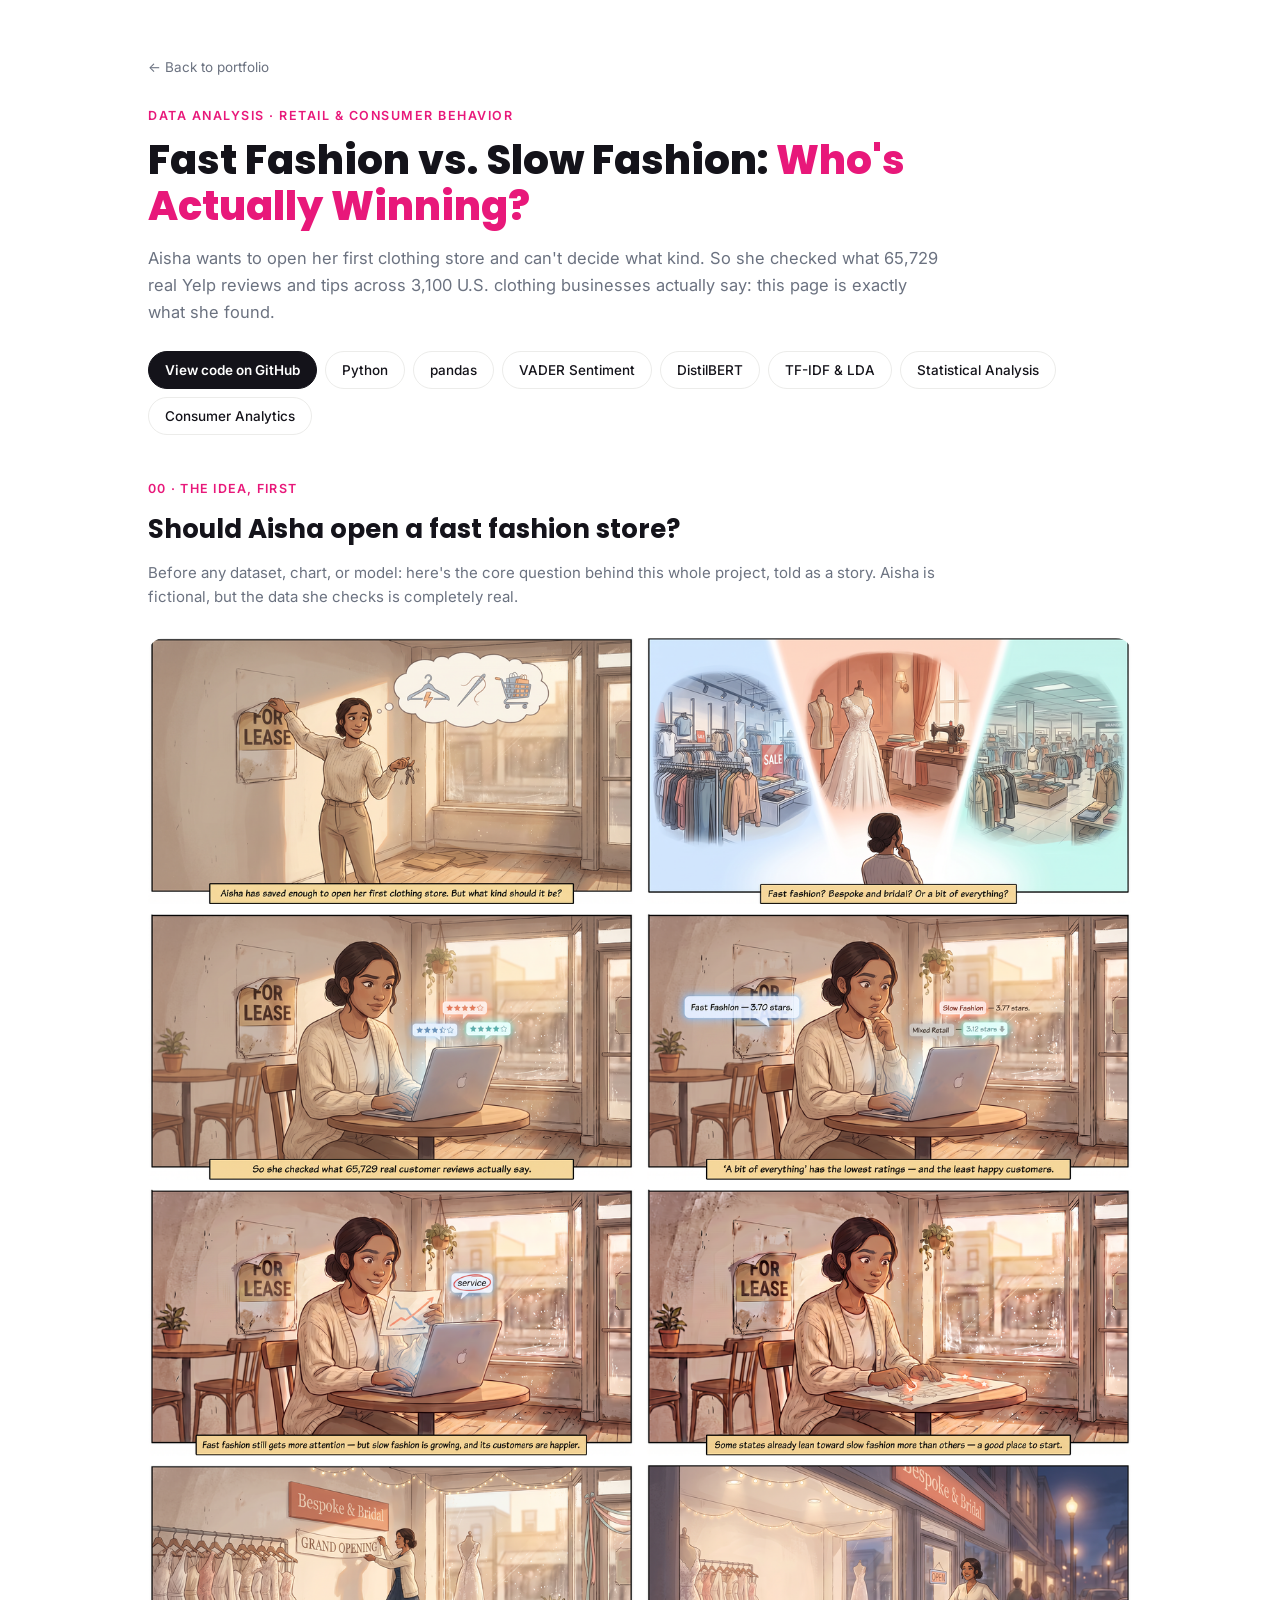
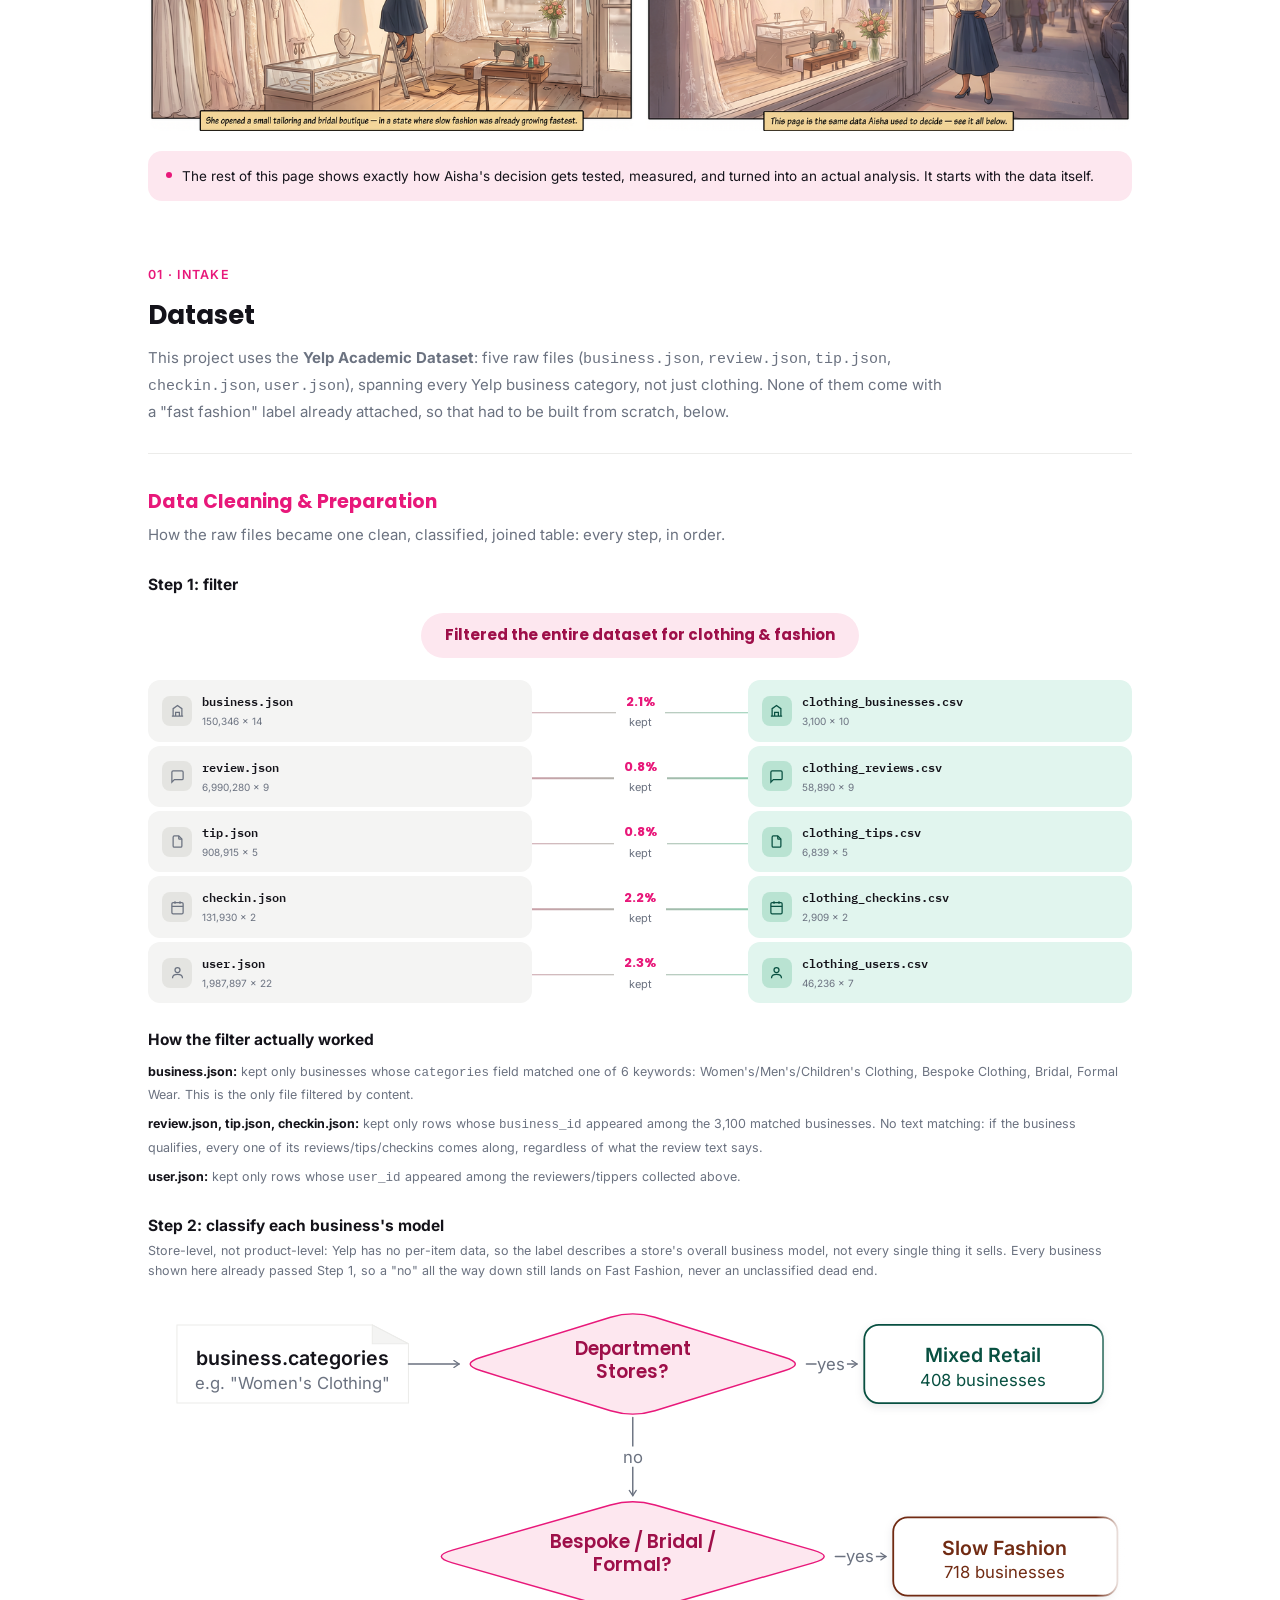
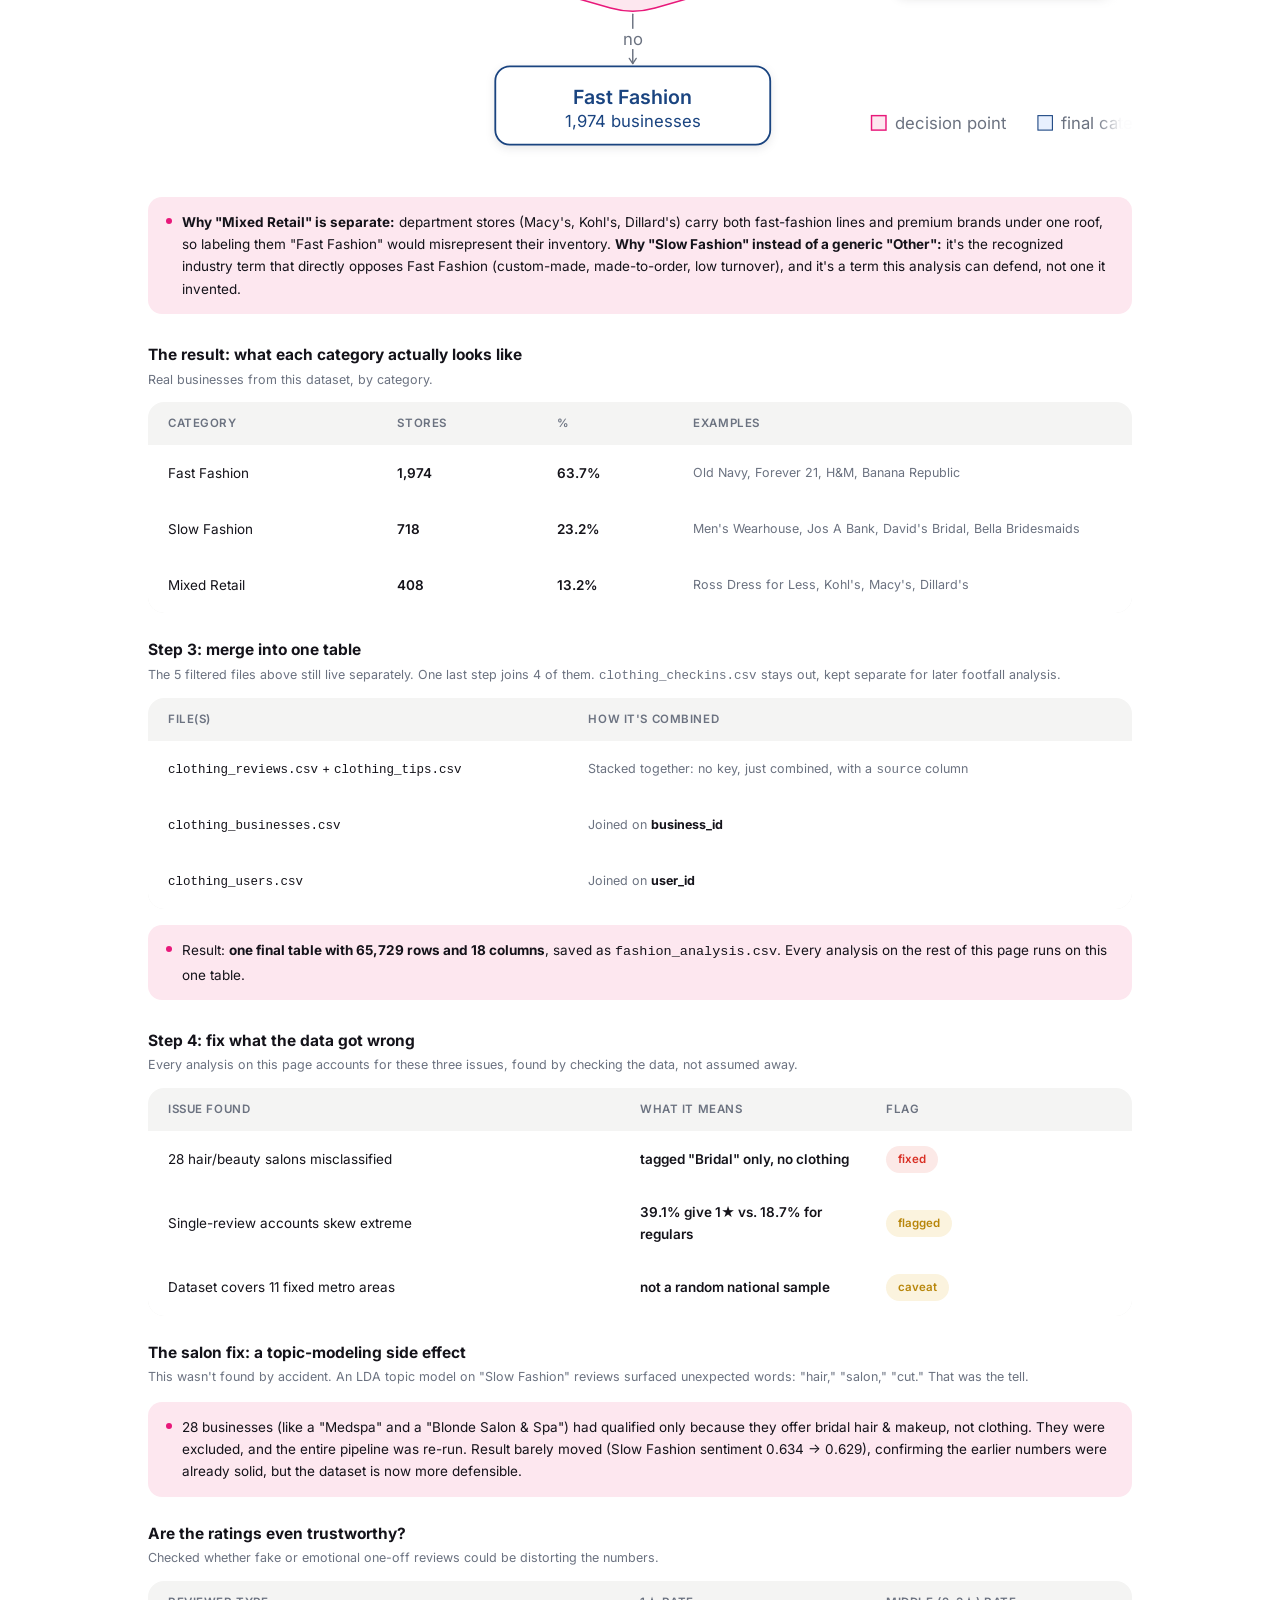
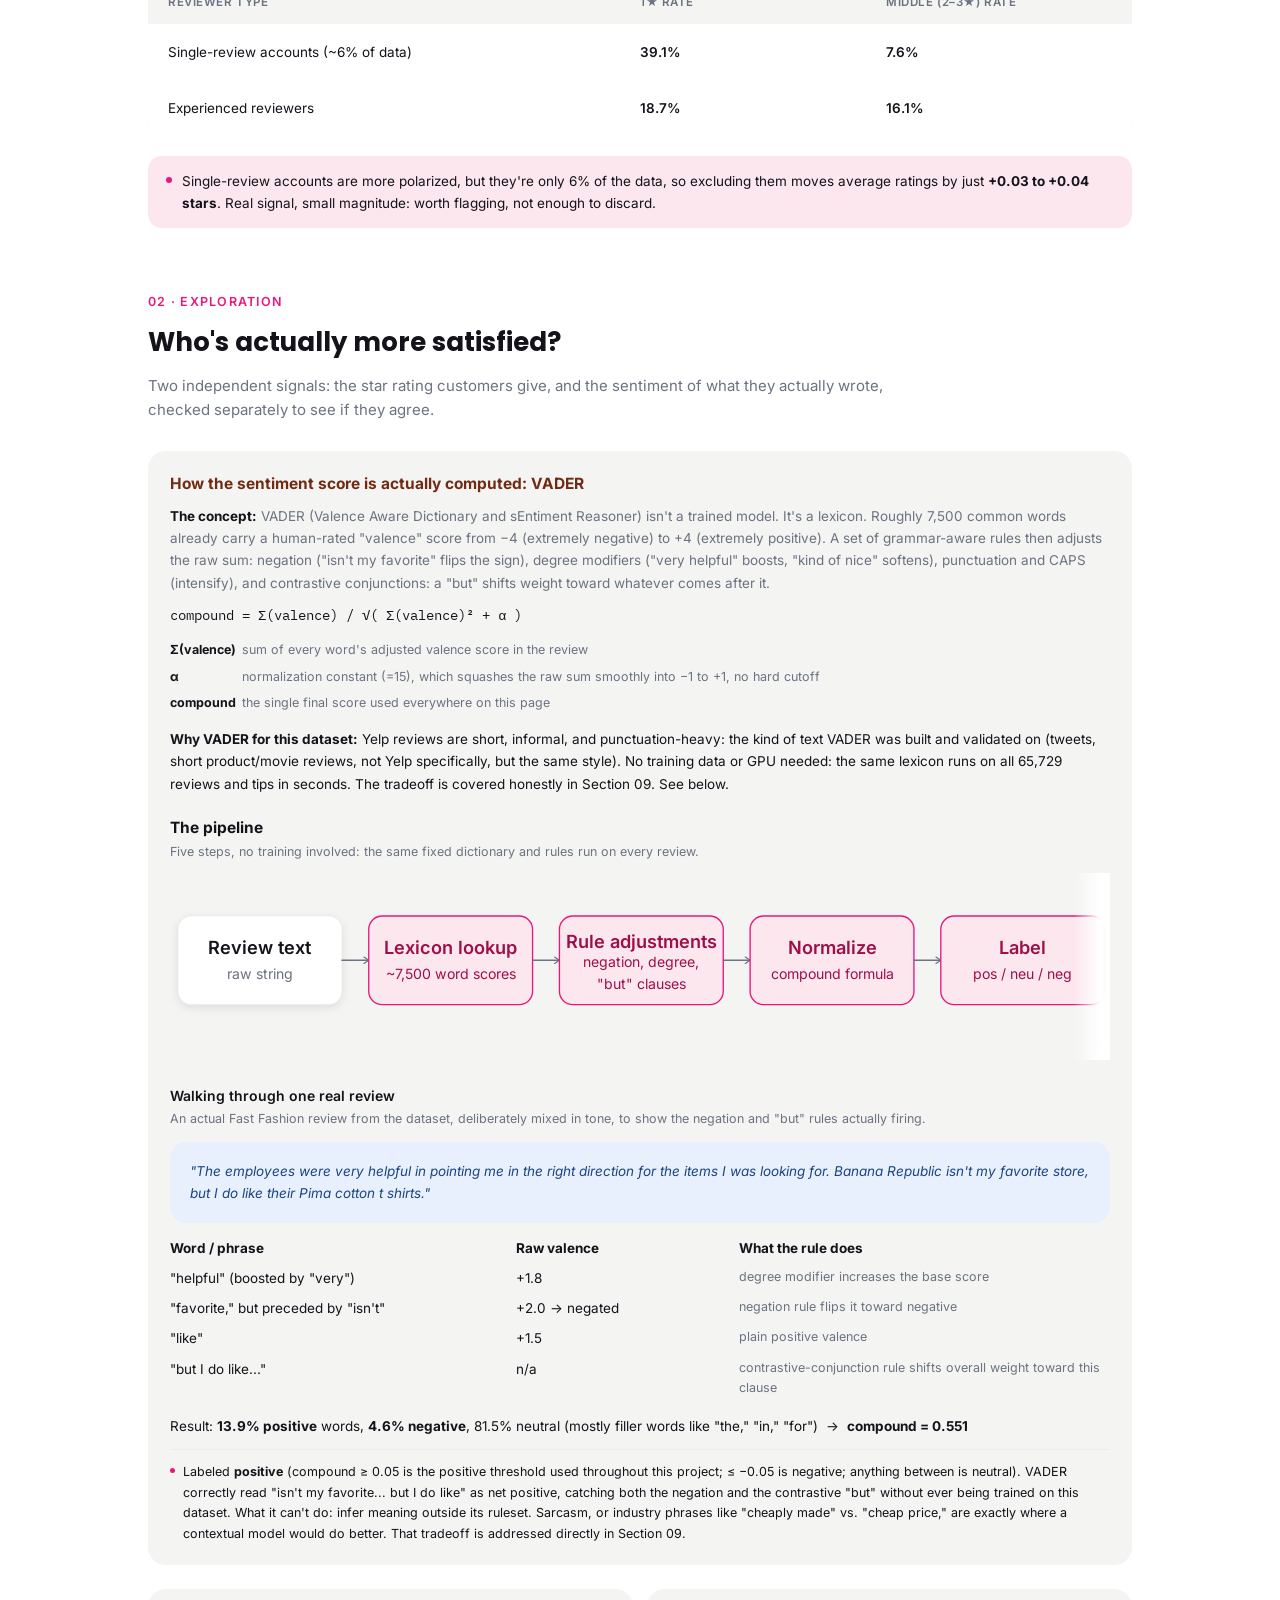
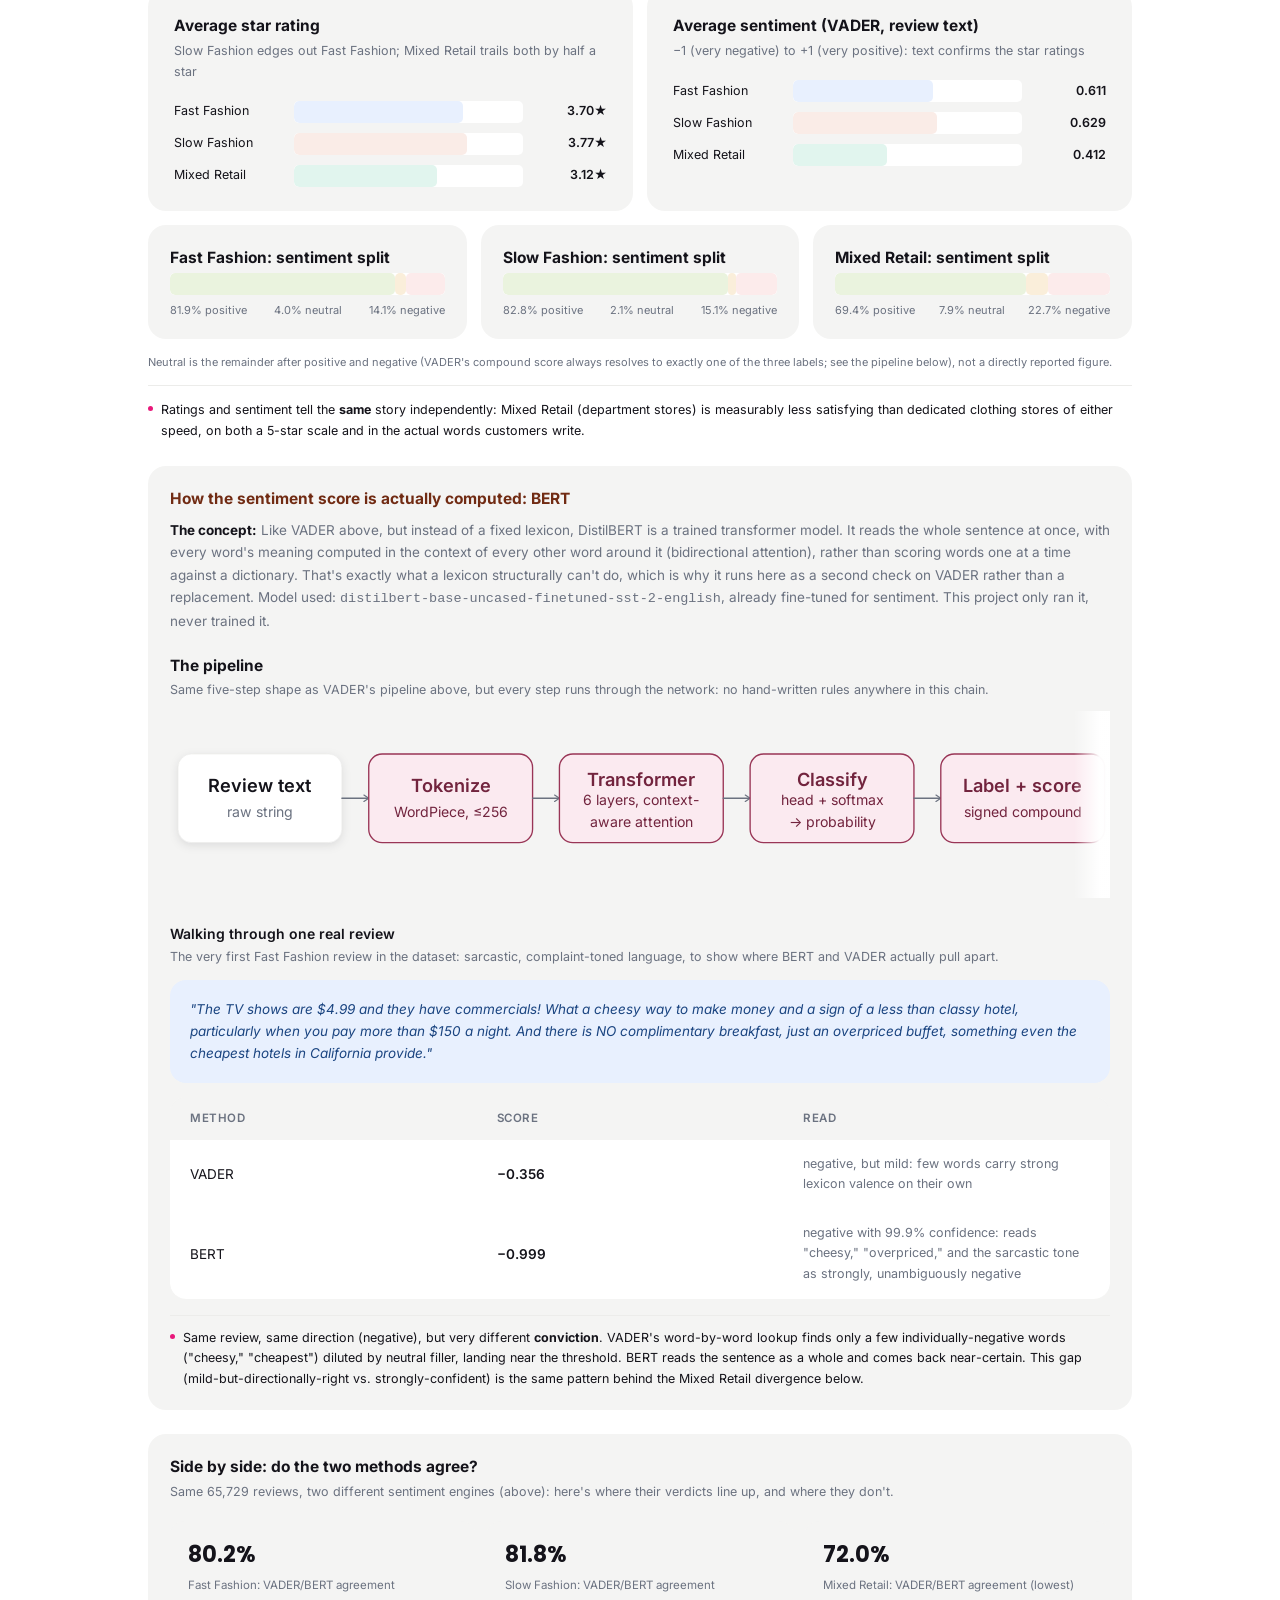
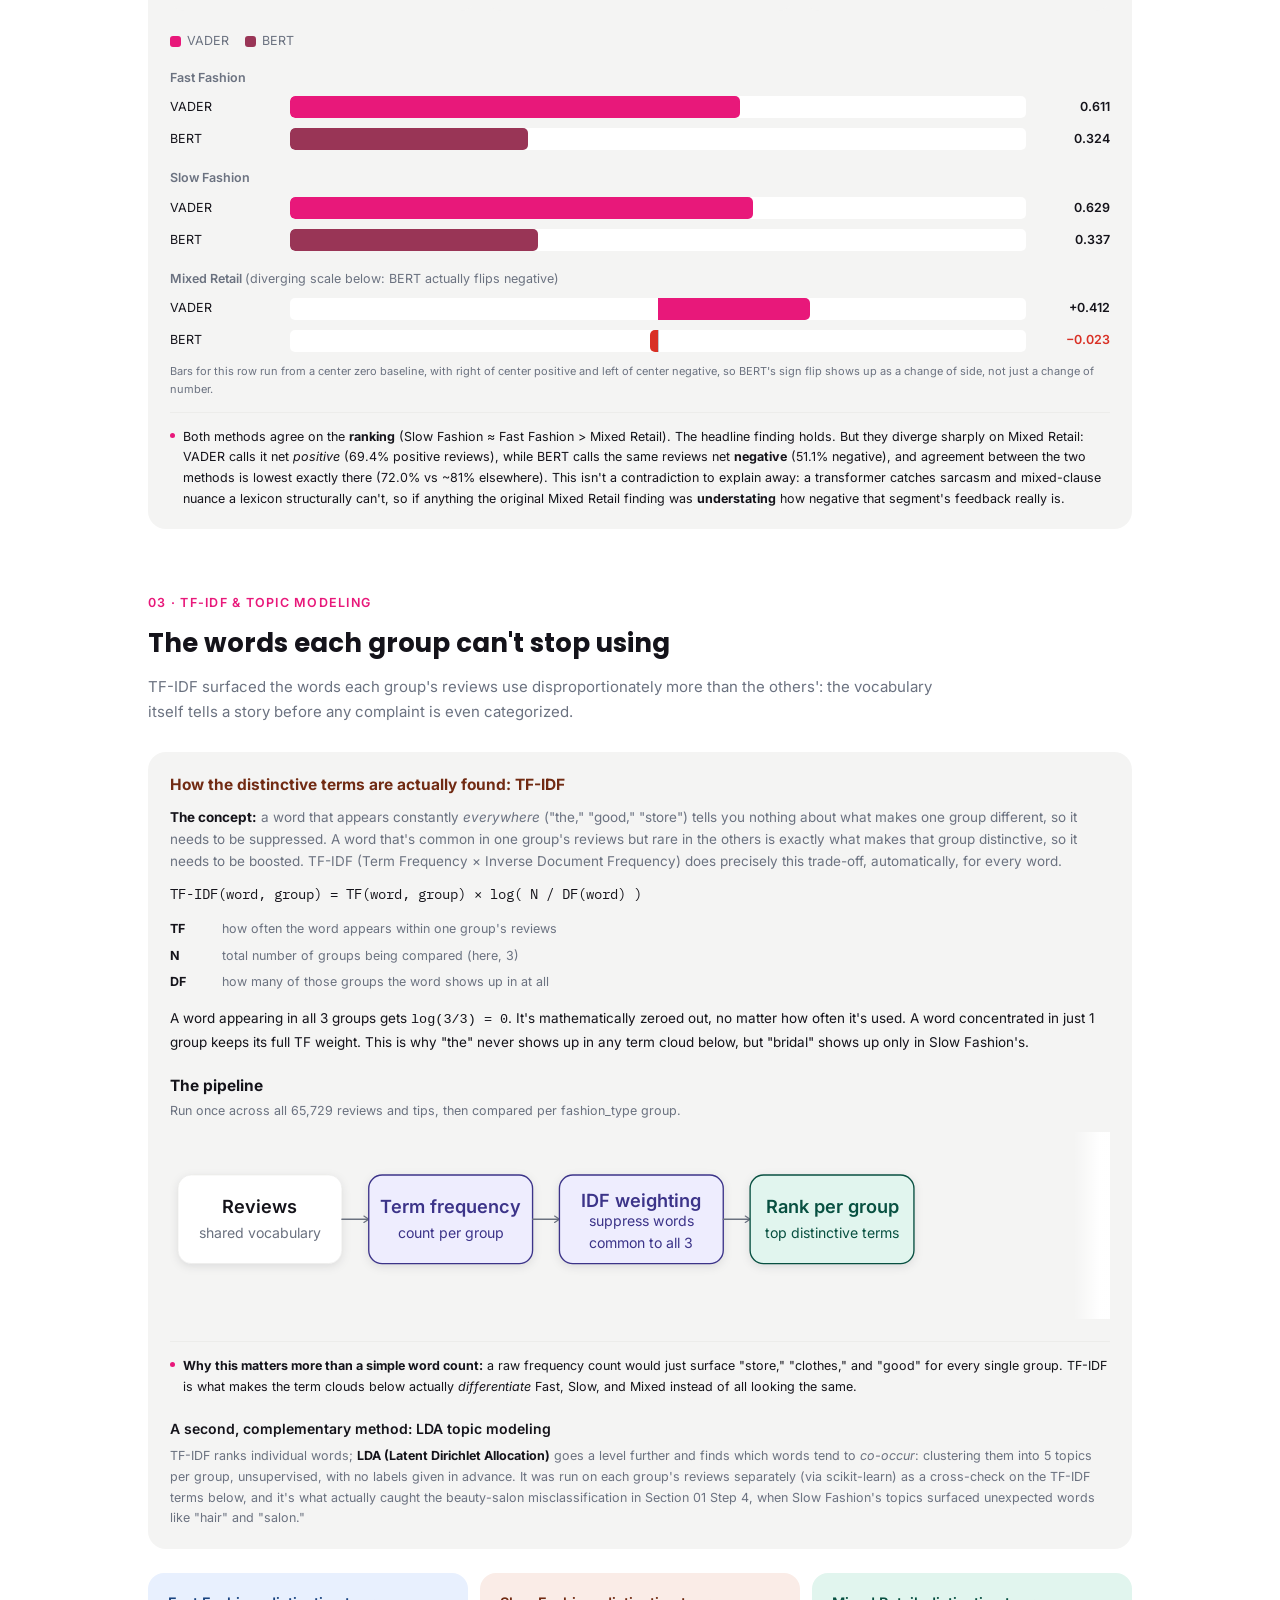
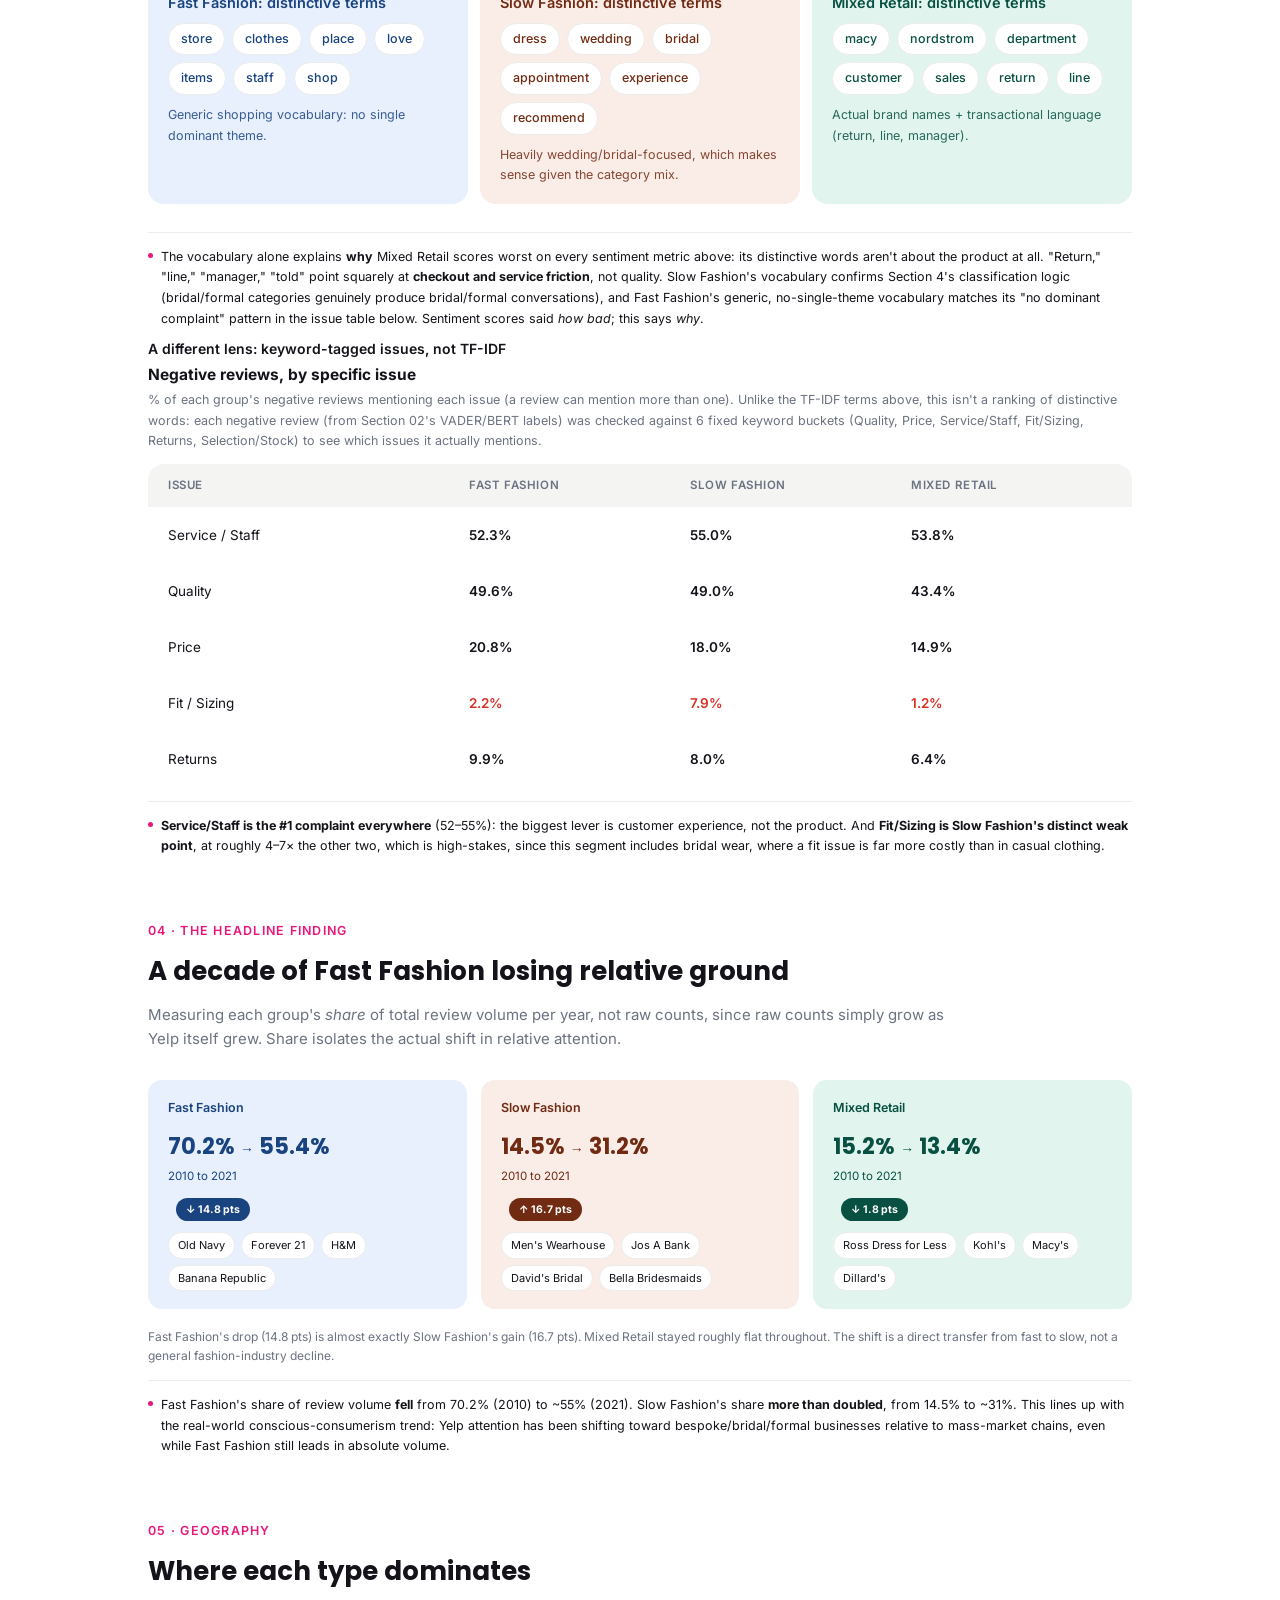
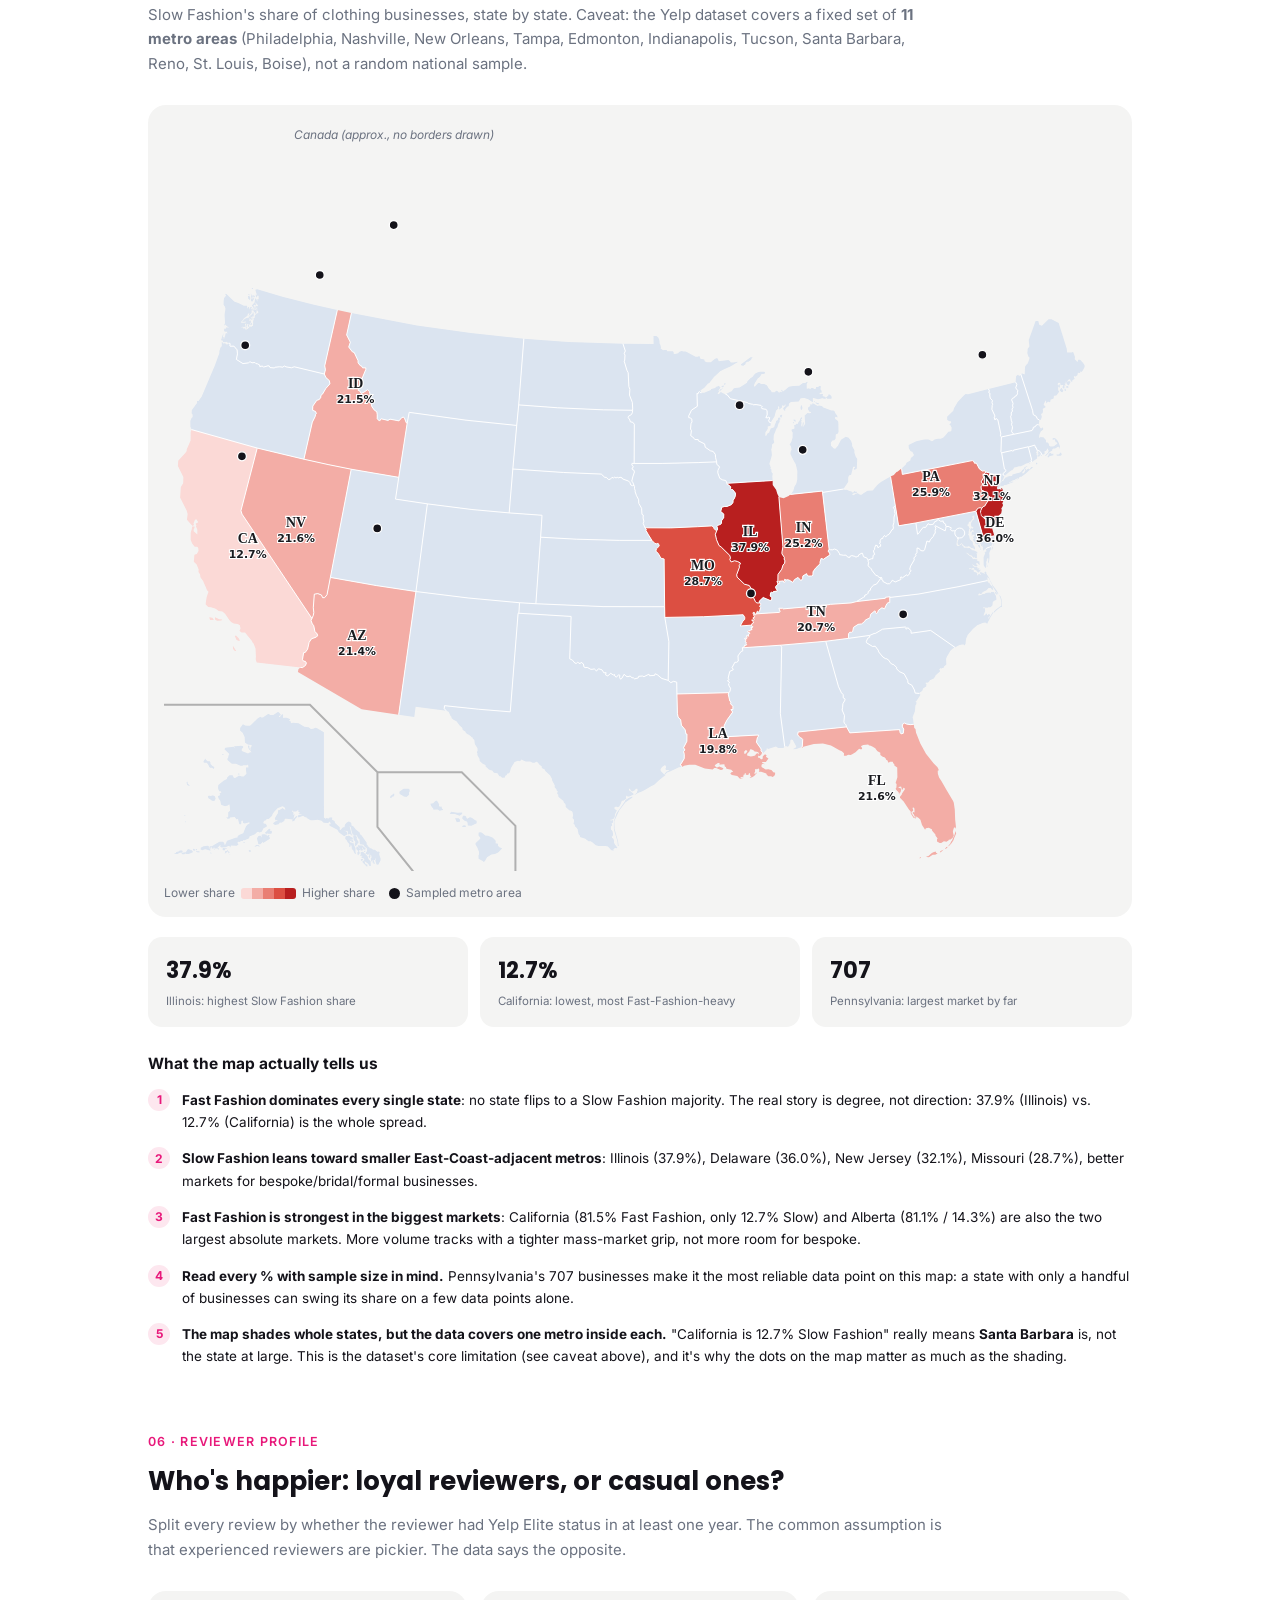
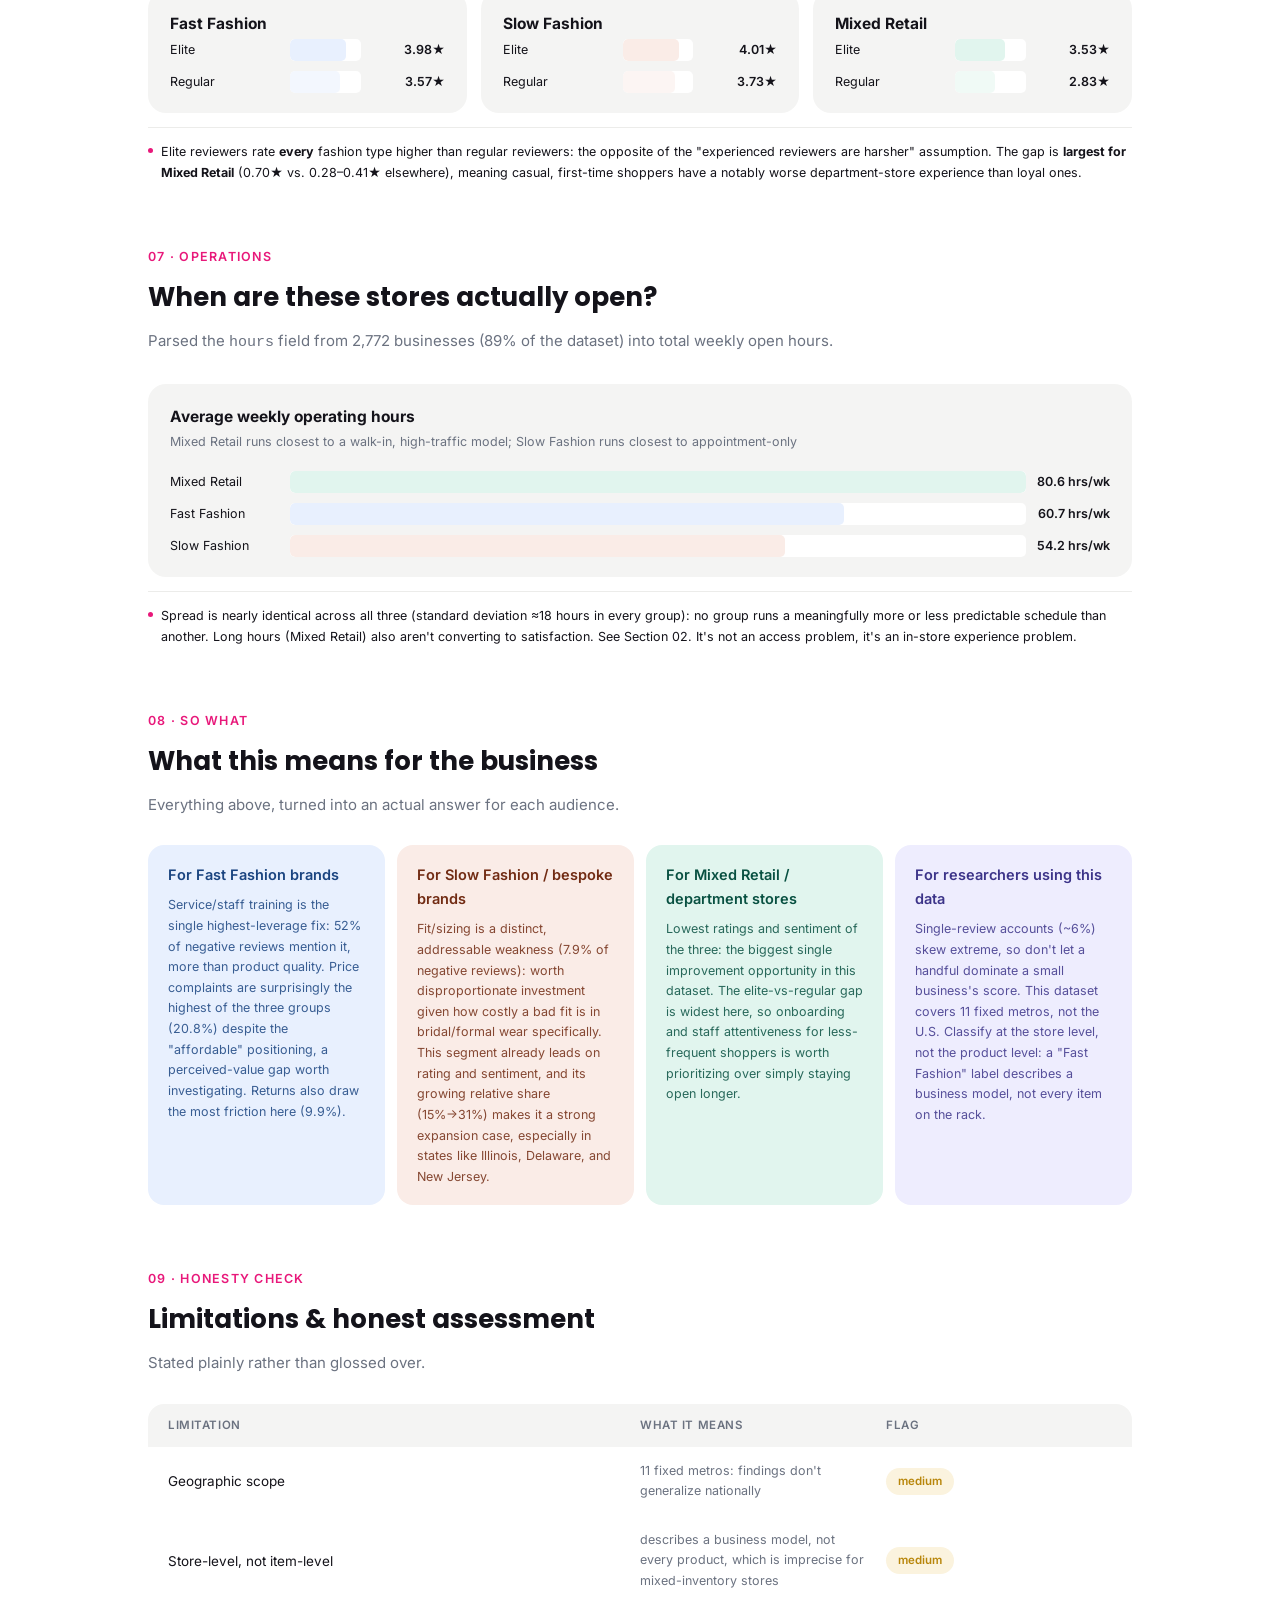
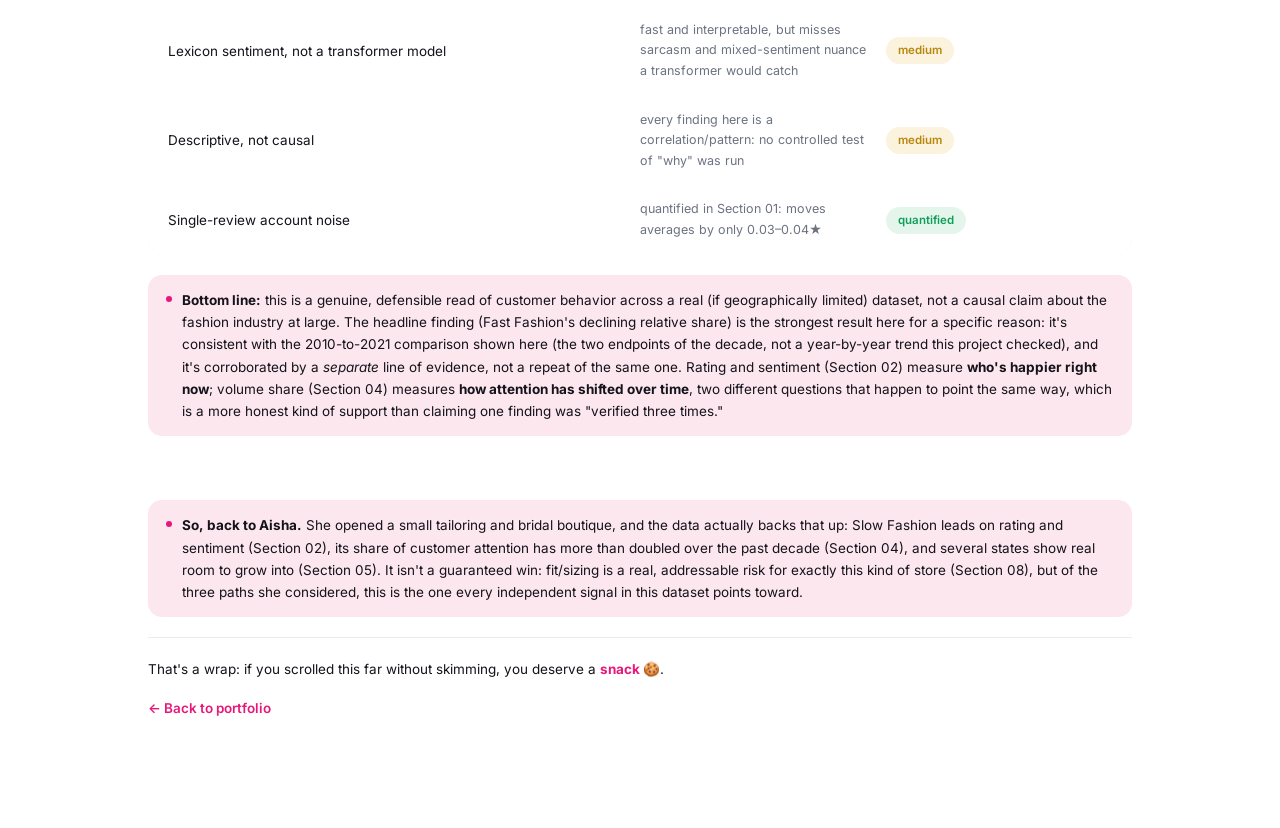
<file: projects/fast_fashion_vs_slow_fashion.html>
<!DOCTYPE html>
<html lang="en">
<head>
  <!-- Google tag (gtag.js) -->
  <script async src="https://www.googletagmanager.com/gtag/js?id=G-8GJ6KLD18J"></script>
  <script>
    window.dataLayer = window.dataLayer || [];
    function gtag(){dataLayer.push(arguments);}
    gtag('js', new Date());
    gtag('config', 'G-8GJ6KLD18J');
  </script>

<meta charset="UTF-8">
<meta name="viewport" content="width=device-width, initial-scale=1.0">
<title>Fast Fashion vs. Slow Fashion | Rutuja Patel</title>
<link rel="icon" type="image/svg+xml" href="data:image/svg+xml,%3Csvg xmlns='http://www.w3.org/2000/svg' viewBox='0 0 64 64'%3E%3Cdefs%3E%3ClinearGradient id='g' x1='0%25' y1='0%25' x2='100%25' y2='100%25'%3E%3Cstop offset='0%25' stop-color='%23e8187a'/%3E%3Cstop offset='100%25' stop-color='%23f9004d'/%3E%3C/linearGradient%3E%3C/defs%3E%3Ccircle cx='32' cy='32' r='32' fill='url(%23g)'/%3E%3Ctext x='32' y='42' font-family='Poppins, Arial, sans-serif' font-weight='800' font-size='26' fill='white' text-anchor='middle'%3ERP%3C/text%3E%3C/svg%3E">
<link href="https://fonts.googleapis.com/css2?family=Poppins:wght@500;600;700;800&family=Inter:wght@400;500;600&family=IBM+Plex+Mono:wght@500;600&display=swap" rel="stylesheet">
<style>
  :root {
    --pink: #e8187a;
    --pink-tint: #FDE7EF;
    --black: #14131A;
    --gray-text: #6B7280;
    --card-bg: #F4F4F3;
    --border: #ECECEA;
    --green: #0F9D58;
    --green-tint: #E4F6EC;
    --amber: #B8860B;
    --amber-tint: #FBF3DE;
    --red: #D93025;
    --red-tint: #FCE9E7;
    --heading: 'Poppins', sans-serif;
    --body: 'Inter', -apple-system, sans-serif;
  }
  * { box-sizing: border-box; }
  body {
    margin: 0;
    background: #FFFFFF;
    color: var(--black);
    font-family: var(--body);
    line-height: 1.65;
  }
  .wrap { max-width: 1040px; margin: 0 auto; padding: 56px 28px 100px; }

  .crumb { font-family: var(--body); font-size: 13.5px; color: var(--gray-text); margin: 0 0 28px; }
  .crumb a { color: var(--gray-text); text-decoration: none; }
  .crumb a:hover { color: var(--pink); }

  .eyebrow { font-family: var(--body); font-size: 12.5px; font-weight: 600; letter-spacing: 0.12em; text-transform: uppercase; color: var(--pink); margin: 0 0 10px; }
  h1.title { font-family: var(--heading); font-weight: 800; font-size: 40px; line-height: 1.15; margin: 0 0 16px; max-width: 760px; }
  h1.title span { color: var(--pink); }
  .dek { font-size: 16.5px; color: var(--gray-text); max-width: 800px; margin: 0 0 24px; }

  .tag-row { display: flex; flex-wrap: wrap; gap: 8px; margin-bottom: 44px; }

  .comic-strip { margin: 0 0 8px; }
  .comic-strip img { width: 100%; height: auto; border-radius: 16px; display: block; }

  .tc-wrap { position: relative; margin-top: 50px; }
  .tc-row { display: grid; grid-template-columns: repeat(3, 1fr); gap: 14px; margin-bottom: 8px; position: relative; z-index: 1; }
  .tc-card { border-radius: 14px; padding: 18px 20px; }
  .tc-label { font-size: 12.5px; margin: 0 0 10px; font-weight: 600; }
  .tc-num { font-family: var(--heading); font-weight: 700; font-size: 22px; margin: 0 0 2px; }
  .tc-sub { font-size: 11.5px; margin: 0 0 10px; }
  .tc-badge { display: inline-block; font-size: 10.5px; font-weight: 700; padding: 3px 10px; border-radius: 999px; color: #fff; margin-left: 8px; vertical-align: 2px; }
  .tc-ex-row { display: flex; flex-wrap: wrap; gap: 6px; margin-top: 10px; }
  .tc-ex-tag { font-size: 11px; background: #fff; border: 1px solid var(--border); padding: 3px 9px; border-radius: 999px; }
  .tc-spark { display: block; margin: 2px 0 8px; }
  @media (max-width: 640px) {
    .tc-row { grid-template-columns: 1fr !important; }
    .tf-row { grid-template-columns: 1fr !important; }
    .tf-mid { flex-direction: row; justify-content: center; padding: 8px 0; }
    .tf-line { display: none; }
  }

  .tf-row { display: grid; grid-template-columns: 1.25fr 0.7fr 1.25fr; align-items: center; margin-bottom: 4px; }
  .tf-box { border-radius: 12px; padding: 12px 14px; display: flex; align-items: center; gap: 10px; }
  .tf-raw { background: var(--card-bg); }
  .tf-clean { background: #E1F5EE; }
  .tf-icon { width: 30px; height: 30px; border-radius: 8px; display: flex; align-items: center; justify-content: center; flex-shrink: 0; }
  .tf-icon-raw { background: #E4E4E1; }
  .tf-icon-clean { background: #B9E3D2; }
  .tf-fname { font-family: 'IBM Plex Mono', monospace; font-size: 11.5px; font-weight: 600; color: var(--black); margin: 0 0 2px; }
  .tf-stat { font-size: 10px; color: var(--gray-text); margin: 0; }
  .tf-mid { position: relative; display: flex; align-items: center; justify-content: center; min-height: 40px; }
  .tf-line { position: absolute; left: 0; right: 0; top: 50%; transform: translateY(-50%); margin: 0; }
  .tf-label { position: relative; background: #fff; padding: 2px 10px; border-radius: 8px; display: flex; flex-direction: column; align-items: center; gap: 1px; }
  .tf-pct { font-family: var(--heading); font-weight: 700; font-size: 13px; color: var(--pink); }
  .tf-line { width: 100%; height: 1.5px; background: linear-gradient(to right, #C9A0A8, #8FCBAF); margin: 2px 0; }
  .tf-pill { display: inline-block; background: var(--pink-tint); color: #9E0F49; font-family: var(--heading); font-weight: 700; font-size: 15px; padding: 10px 24px; border-radius: 999px; }
  .tag { font-size: 13.5px; font-weight: 500; padding: 7px 16px; border-radius: 999px; border: 1px solid var(--border); color: var(--black); background: #fff; }
  .tag.filled { background: var(--pink); color: #fff; border-color: var(--pink); }
  .tag-github {
    display: inline-flex; align-items: center; gap: 6px;
    font-size: 13.5px; font-weight: 600; padding: 7px 16px; border-radius: 999px;
    background: var(--black); color: #fff; text-decoration: none; border: 1px solid var(--black);
  }
  .tag-github:hover { background: var(--pink); border-color: var(--pink); color: #fff; }

  .section { margin-bottom: 64px; }
  .section-eyebrow { font-family: var(--body); font-size: 12.5px; font-weight: 600; letter-spacing: 0.1em; text-transform: uppercase; color: var(--pink); margin: 0 0 8px; }
  h2.section-title { font-family: var(--heading); font-weight: 700; font-size: 26px; margin: 0 0 10px; }
  .section-desc { font-size: 15px; color: var(--gray-text); max-width: 800px; margin: 0 0 28px; }

  .stat-grid { display: grid; grid-template-columns: repeat(auto-fit, minmax(140px, 1fr)); gap: 12px; margin-bottom: 32px; }
  .stat-card { background: var(--card-bg); border-radius: 16px; padding: 18px 20px; }
  .stat-num { font-family: var(--heading); font-weight: 700; font-size: 24px; margin: 0 0 4px; }
  .stat-label { font-size: 12.5px; color: var(--gray-text); margin: 0; }

  .field-grid { display: grid; grid-template-columns: repeat(auto-fit, minmax(230px, 1fr)); gap: 12px; }
  .field-card { background: var(--card-bg); border-radius: 16px; padding: 18px 20px; }
  .field-top { display: flex; align-items: center; gap: 10px; margin-bottom: 8px; }
  .field-name { font-weight: 600; font-size: 14.5px; flex: 1; margin: 0; }
  .field-count { font-size: 11.5px; font-weight: 600; background: rgba(255,255,255,0.6); padding: 2px 9px; border-radius: 999px; flex-shrink: 0; }
  .field-desc { font-size: 12.5px; margin: 0; opacity: 0.85; }

  .c-purple { background: #EEEDFE; color: #3C3489; }
  .c-teal   { background: #E1F5EE; color: #085041; }
  .c-teal2  { background: #C3EDDC; color: #04342C; }
  .c-coral  { background: #FAECE7; color: #712B13; }
  .c-pink2  { background: #FBEAF0; color: #72243E; }
  .c-amber  { background: #FAEEDA; color: #633806; }
  .c-green  { background: #EAF3DE; color: #27500A; }
  .c-red    { background: #FCEBEB; color: #791F1F; }
  .c-blue   { background: #E8F0FE; color: #1A4480; }

  .dg-wrap { overflow-x: auto; margin-bottom: 8px; position: relative; -webkit-overflow-scrolling: touch; }
  .dg-wrap::after { content: ''; position: absolute; top: 0; right: 0; bottom: 8px; width: 36px; background: linear-gradient(to right, transparent, rgba(255,255,255,0.98) 70%); pointer-events: none; }
  .dg-wrap svg { min-width: 600px; }
  /* Explicit mobile-only "swipe" hint: on a real phone the native scrollbar
     is often invisible until touched, so the fade alone isn't enough to
     signal these hand-built diagrams scroll horizontally. */
  .dg-hint { display: none; }
  @media (max-width: 640px) {
    .dg-hint {
      display: inline-flex; align-items: center; gap: 6px;
      font-size: 11.5px; font-weight: 600; color: var(--pink);
      background: var(--pink-tint); border-radius: 999px;
      padding: 5px 12px; margin: 0 0 8px; width: fit-content;
    }
  }
  .dg-line { stroke: var(--gray-text); stroke-width: 0.75; opacity: 0.6; }
  .dg-arrow { stroke: var(--gray-text); fill: none; stroke-width: 1; stroke-linejoin: round; stroke-linecap: round; }
  .dg-lane-label { font-family: var(--body); font-size: 12.5px; fill: var(--gray-text); }
  .dg-phase-label { font-family: var(--body); font-size: 12.5px; font-weight: 600; fill: var(--pink); }
  .dg-th { font-family: var(--body); font-size: 13.5px; font-weight: 600; fill: var(--black); }
  .dg-ts { font-family: var(--body); font-size: 11.5px; fill: var(--gray-text); }
  .dg-box rect, .dg-box polygon, .dg-box circle,
  .dgc-blue rect, .dgc-blue polygon, .dgc-blue circle,
  .dgc-teal rect, .dgc-teal polygon, .dgc-teal circle,
  .dgc-purple rect, .dgc-purple polygon, .dgc-purple circle,
  .dgc-coral rect, .dgc-coral polygon, .dgc-coral circle,
  .dgc-amber rect, .dgc-amber polygon, .dgc-amber circle,
  .dgc-green rect, .dgc-green polygon, .dgc-green circle,
  .dgc-red rect, .dgc-red polygon, .dgc-red circle {
    filter: drop-shadow(0 2px 3px rgba(20,19,26,0.10));
  }
  .dg-box rect, .dg-box polygon, .dg-box circle { fill: #fff; stroke: var(--border); stroke-width: 0.5; }
  .dg-box .dg-th { fill: var(--black); }
  .dgc-blue rect, .dgc-blue polygon, .dgc-blue circle { fill: #E8F0FE; stroke: #1A4480; }
  .dgc-blue .dg-th, .dgc-blue .dg-ts { fill: #1A4480; }
  .dgc-teal rect, .dgc-teal polygon, .dgc-teal circle { fill: #E1F5EE; stroke: #085041; }
  .dgc-teal .dg-th, .dgc-teal .dg-ts { fill: #085041; }
  .dgc-coral rect, .dgc-coral polygon, .dgc-coral circle { fill: #FAECE7; stroke: #712B13; }
  .dgc-coral .dg-th, .dgc-coral .dg-ts { fill: #712B13; }
  .dgc-purple rect, .dgc-purple polygon, .dgc-purple circle { fill: #EEEDFE; stroke: #3C3489; }
  .dgc-purple .dg-th, .dgc-purple .dg-ts { fill: #3C3489; }
  .dgc-amber rect, .dgc-amber polygon, .dgc-amber circle { fill: #FAEEDA; stroke: #633806; }
  .dgc-amber .dg-th, .dgc-amber .dg-ts { fill: #633806; }
  .dgc-pink rect, .dgc-pink polygon, .dgc-pink circle { fill: var(--pink-tint); stroke: var(--pink); }
  .dgc-pink .dg-th, .dgc-pink .dg-ts { fill: #9E0F49; }
  .dgc-rose rect, .dgc-rose polygon, .dgc-rose circle { fill: #FBEAF0; stroke: #993556; }
  .dgc-rose .dg-th, .dgc-rose .dg-ts { fill: #72243E; }
  .dg-note rect { fill: #fff; stroke: var(--border); }
  .dg-note text { fill: var(--gray-text); }
  .dg-dashed { fill: none; stroke: var(--gray-text); stroke-width: 0.5; stroke-dasharray: 4 3; }

  .quality-table { background: var(--card-bg); border-radius: 16px; overflow: hidden; }
  .quality-head { display: grid; grid-template-columns: 2fr 1fr 1fr; column-gap: 20px; padding: 12px 20px; font-size: 11.5px; font-weight: 600; text-transform: uppercase; letter-spacing: 0.05em; color: var(--gray-text); }
  .quality-row { display: grid; grid-template-columns: 2fr 1fr 1fr; column-gap: 20px; align-items: center; padding: 14px 20px; background: #fff; font-size: 13.5px; min-height: 56px; }
  .quality-row:first-of-type { border-top-left-radius: 16px; border-top-right-radius: 16px; }
  .quality-row:last-of-type { border-bottom-left-radius: 16px; border-bottom-right-radius: 16px; }
  .quality-val { font-weight: 600; }
  .status-pill { font-size: 11.5px; font-weight: 600; padding: 4px 12px; border-radius: 999px; display: inline-block; width: fit-content; }
  .status-red { background: var(--red-tint); color: var(--red); }
  .status-amber { background: var(--amber-tint); color: var(--amber); }
  .status-green { background: var(--green-tint); color: var(--green); }

  .callout { display: flex; gap: 10px; align-items: flex-start; background: var(--pink-tint); border-radius: 14px; padding: 14px 18px; margin-top: 20px; }
  .callout p { font-size: 13.5px; color: var(--black); margin: 0; }
  .callout .dot { width: 6px; height: 6px; border-radius: 50%; background: var(--pink); margin-top: 7px; flex-shrink: 0; }

  @media (max-width: 640px) {
    .wrap { padding: 40px 18px 72px; }
    h1.title { font-size: 30px; }
    .quality-head { display: none !important; }
    .quality-row { grid-template-columns: 1fr !important; row-gap: 4px; font-size: 12.5px; }
    .field-grid { grid-template-columns: 1fr !important; }
    div[style*="1.6fr 1fr 1.8fr"] { grid-template-columns: 1fr !important; row-gap: 3px !important; }
    div[style*="grid-template-columns: 60px 1fr"] { grid-template-columns: 1fr !important; row-gap: 3px !important; }
    div[style*="grid-template-columns: 40px 1fr"] { grid-template-columns: 1fr !important; row-gap: 3px !important; }
  }

  @media (max-width: 420px) {
    .wrap { padding: 32px 14px 56px; }
    h1.title { font-size: 26px; }
    h2.section-title { font-size: 22px; }
    .tf-pill { font-size: 13px; padding: 9px 18px; }
    .bar-label { width: 84px; font-size: 11.5px; }
    .bar-val { width: 60px; font-size: 11.5px; }
    /* auto-fit minmax() floors (300px hero / 220px secondary) can force a
       track wider than very narrow phones; pin to one column instead of
       letting the minimum cause horizontal overflow. */
    .chart-row.hero { grid-template-columns: 1fr !important; }
    .chart-row.secondary { grid-template-columns: 1fr !important; }
  }

  .kpi-strip { display: grid; grid-template-columns: repeat(auto-fit, minmax(130px, 1fr)); gap: 12px; margin-bottom: 28px; }
  .kpi-card { background: var(--card-bg); border-radius: 14px; padding: 16px 18px; }
  .kpi-num { font-family: var(--heading); font-weight: 700; font-size: 22px; margin: 0 0 3px; }
  .kpi-label { font-size: 11.5px; color: var(--gray-text); margin: 0; }

  .chart-row { display: grid; gap: 14px; margin-bottom: 14px; }
  .chart-row.hero { grid-template-columns: repeat(auto-fit, minmax(300px, 1fr)); }
  .chart-row.secondary { grid-template-columns: repeat(auto-fit, minmax(220px, 1fr)); }

  .chart-card { background: var(--card-bg); border-radius: 18px; padding: 20px 22px; }
  .chart-card.hero { padding: 24px 26px; }
  .chart-title { font-weight: 700; font-size: 15.5px; margin: 0 0 3px; }
  .chart-sub { font-size: 12.5px; color: var(--gray-text); margin: 0 0 18px; }

  .bar-row { display: flex; align-items: center; gap: 10px; margin-bottom: 10px; }
  .bar-row:last-child { margin-bottom: 0; }
  .bar-label { width: 110px; font-size: 12.5px; color: var(--black); flex-shrink: 0; }
  .bar-track { flex: 1; background: #fff; border-radius: 5px; height: 22px; overflow: hidden; }
  .bar-fill { height: 100%; border-radius: 5px; display: flex; align-items: center; padding-left: 8px; }
  .bar-fill span { font-size: 11.5px; font-weight: 600; }
  .bar-val { width: 74px; font-size: 12.5px; font-weight: 600; text-align: right; flex-shrink: 0; }

  .callout-card { background: var(--pink-tint); border-radius: 18px; padding: 20px 22px; }
  .callout-card .chart-title { color: var(--pink); }

  .so-what { display: flex; gap: 8px; align-items: flex-start; margin-top: 14px; padding-top: 14px; border-top: 1px solid var(--border); }
  .so-what .dot { width: 5px; height: 5px; border-radius: 50%; background: var(--pink); margin-top: 6px; flex-shrink: 0; }
  .so-what p { font-size: 12.5px; color: var(--black); margin: 0; }

  .term-cloud { display: flex; flex-wrap: wrap; gap: 7px; }
  .term-tag { font-size: 12.5px; font-weight: 500; padding: 5px 12px; border-radius: 999px; background: #fff; border: 1px solid var(--border); }

  .map-card { background: var(--card-bg); border-radius: 18px; padding: 14px 16px; }
  .map-card svg { display: block; width: 100%; height: auto; border-radius: 10px; overflow: hidden; }

  .legend-row { display: flex; flex-wrap: wrap; gap: 14px; margin: 10px 0 0; }
  .legend-item { display: inline-flex; align-items: center; gap: 6px; font-size: 12px; color: var(--gray-text); }
  .legend-swatch { width: 11px; height: 11px; border-radius: 3px; display: inline-block; flex-shrink: 0; }

  .to-top { position: fixed; bottom: 24px; right: 24px; z-index: 60; width: 44px; height: 44px; border-radius: 50%; background: var(--pink); color: #fff; border: none; display: flex; align-items: center; justify-content: center; font-size: 18px; cursor: pointer; box-shadow: 0 4px 16px rgba(232,24,122,.35); opacity: 0; pointer-events: none; transition: opacity .2s ease, transform .2s ease; }
  .to-top.show { opacity: 1; pointer-events: auto; }
  .to-top:hover { transform: translateY(-2px); }
</style>
</head>
<body>
<button class="to-top" id="toTop" aria-label="Back to top">↑</button>
<div class="wrap">

  <p class="crumb"><a href="/#portfolio">← Back to portfolio</a></p>

  <p class="eyebrow">Data Analysis · Retail &amp; Consumer Behavior</p>
  <h1 class="title">Fast Fashion vs. Slow Fashion: <span>Who's Actually Winning?</span></h1>
  <p class="dek">
    Aisha wants to open her first clothing store and can't decide what kind. So she checked what 65,729 real Yelp
    reviews and tips across 3,100 U.S. clothing businesses actually say: this page is exactly what she found.
  </p>

  <div class="tag-row">
    <a class="tag-github" href="https://github.com/analyzewithrutuja/yelp_fast_fashion_vs_slow_fashion" target="_blank" rel="noopener">View code on GitHub</a>
    <span class="tag">Python</span>
    <span class="tag">pandas</span>
    <span class="tag">VADER Sentiment</span>
    <span class="tag">DistilBERT</span>
    <span class="tag">TF-IDF &amp; LDA</span>
    <span class="tag">Statistical Analysis</span>
    <span class="tag">Consumer Analytics</span>
  </div>

  <!-- ===== 00 COMIC ===== -->
  <div class="section">
    <p class="section-eyebrow">00 · The idea, first</p>
    <h2 class="section-title">Should Aisha open a fast fashion store?</h2>
    <p class="section-desc">Before any dataset, chart, or model: here's the core question behind this whole
    project, told as a story. Aisha is fictional, but the data she checks is completely real.</p>

    <div class="comic-strip">
      <img src="../images/fashion/comic_grid.png" alt="Eight-panel comic: Aisha wants to open her first clothing store and isn't sure what kind. She checks 65,729 real Yelp reviews, discovers that 'a bit of everything' stores have the lowest ratings, that fast fashion's lead over slow fashion has been shrinking for a decade, and that some states already lean toward slow fashion. She opens a small tailoring and bridal boutique.">
    </div>

    <div class="callout">
      <span class="dot"></span>
      <p>The rest of this page shows exactly how Aisha's decision gets tested, measured, and turned into an actual
      analysis. It starts with the data itself.</p>
    </div>
  </div>
  <!-- ===== END COMIC ===== -->

  <!-- ===== 01 DATASET ===== -->
  <div class="section">
    <p class="section-eyebrow">01 · Intake</p>
    <h2 class="section-title">Dataset</h2>
    <p class="section-desc">
      This project uses the <strong>Yelp Academic Dataset</strong>: five raw files (<code>business.json</code>,
      <code>review.json</code>, <code>tip.json</code>, <code>checkin.json</code>, <code>user.json</code>), spanning
      every Yelp business category, not just clothing. None of them come with a "fast fashion" label already
      attached, so that had to be built from scratch, below.
    </p>

    <div style="border-top:1px solid var(--border); padding-top:32px; margin-top:8px;">
      <p style="font-family:var(--heading); font-weight:700; font-size:19px; margin:0 0 6px; color:var(--pink);">Data Cleaning &amp; Preparation</p>
      <p class="section-desc" style="margin-bottom:24px;">How the raw files became one clean, classified, joined table: every step, in order.</p>

      <p class="chart-title" style="margin-bottom:16px;">Step 1: filter</p>
      <div style="text-align:center; margin-bottom:22px;">
        <span class="tf-pill">Filtered the entire dataset for clothing &amp; fashion</span>
      </div>

      <div class="tf-row">
        <div class="tf-box tf-raw"><div class="tf-icon tf-icon-raw"><svg width="15" height="15" viewBox="0 0 24 24" fill="none" stroke="#6B7280" stroke-width="2"><path d="M3 21h18M5 21V9l7-5 7 5v12M9 21v-6h6v6"/></svg></div><div><p class="tf-fname">business.json</p><p class="tf-stat">150,346 &times; 14</p></div></div>
        <div class="tf-mid"><div class="tf-line"></div><div class="tf-label"><span class="tf-pct">2.1%</span><span style="font-size:11px; color:var(--gray-text);">kept</span></div></div>
        <div class="tf-box tf-clean"><div class="tf-icon tf-icon-clean"><svg width="15" height="15" viewBox="0 0 24 24" fill="none" stroke="#085041" stroke-width="2"><path d="M3 21h18M5 21V9l7-5 7 5v12M9 21v-6h6v6"/></svg></div><div><p class="tf-fname">clothing_businesses.csv</p><p class="tf-stat">3,100 &times; 10</p></div></div>
      </div>

      <div class="tf-row">
        <div class="tf-box tf-raw"><div class="tf-icon tf-icon-raw"><svg width="15" height="15" viewBox="0 0 24 24" fill="none" stroke="#6B7280" stroke-width="2"><path d="M21 15a2 2 0 0 1-2 2H7l-4 4V5a2 2 0 0 1 2-2h14a2 2 0 0 1 2 2z"/></svg></div><div><p class="tf-fname">review.json</p><p class="tf-stat">6,990,280 &times; 9</p></div></div>
        <div class="tf-mid"><div class="tf-line"></div><div class="tf-label"><span class="tf-pct">0.8%</span><span style="font-size:11px; color:var(--gray-text);">kept</span></div></div>
        <div class="tf-box tf-clean"><div class="tf-icon tf-icon-clean"><svg width="15" height="15" viewBox="0 0 24 24" fill="none" stroke="#085041" stroke-width="2"><path d="M21 15a2 2 0 0 1-2 2H7l-4 4V5a2 2 0 0 1 2-2h14a2 2 0 0 1 2 2z"/></svg></div><div><p class="tf-fname">clothing_reviews.csv</p><p class="tf-stat">58,890 &times; 9</p></div></div>
      </div>

      <div class="tf-row">
        <div class="tf-box tf-raw"><div class="tf-icon tf-icon-raw"><svg width="15" height="15" viewBox="0 0 24 24" fill="none" stroke="#6B7280" stroke-width="2"><path d="M14 3v4a1 1 0 0 0 1 1h4"/><path d="M17 21H7a2 2 0 0 1-2-2V5a2 2 0 0 1 2-2h7l5 5v11a2 2 0 0 1-2 2z"/></svg></div><div><p class="tf-fname">tip.json</p><p class="tf-stat">908,915 &times; 5</p></div></div>
        <div class="tf-mid"><div class="tf-line"></div><div class="tf-label"><span class="tf-pct">0.8%</span><span style="font-size:11px; color:var(--gray-text);">kept</span></div></div>
        <div class="tf-box tf-clean"><div class="tf-icon tf-icon-clean"><svg width="15" height="15" viewBox="0 0 24 24" fill="none" stroke="#085041" stroke-width="2"><path d="M14 3v4a1 1 0 0 0 1 1h4"/><path d="M17 21H7a2 2 0 0 1-2-2V5a2 2 0 0 1 2-2h7l5 5v11a2 2 0 0 1-2 2z"/></svg></div><div><p class="tf-fname">clothing_tips.csv</p><p class="tf-stat">6,839 &times; 5</p></div></div>
      </div>

      <div class="tf-row">
        <div class="tf-box tf-raw"><div class="tf-icon tf-icon-raw"><svg width="15" height="15" viewBox="0 0 24 24" fill="none" stroke="#6B7280" stroke-width="2"><rect x="3" y="4" width="18" height="18" rx="2"/><path d="M16 2v4M8 2v4M3 10h18"/></svg></div><div><p class="tf-fname">checkin.json</p><p class="tf-stat">131,930 &times; 2</p></div></div>
        <div class="tf-mid"><div class="tf-line"></div><div class="tf-label"><span class="tf-pct">2.2%</span><span style="font-size:11px; color:var(--gray-text);">kept</span></div></div>
        <div class="tf-box tf-clean"><div class="tf-icon tf-icon-clean"><svg width="15" height="15" viewBox="0 0 24 24" fill="none" stroke="#085041" stroke-width="2"><rect x="3" y="4" width="18" height="18" rx="2"/><path d="M16 2v4M8 2v4M3 10h18"/></svg></div><div><p class="tf-fname">clothing_checkins.csv</p><p class="tf-stat">2,909 &times; 2</p></div></div>
      </div>

      <div class="tf-row" style="margin-bottom:0;">
        <div class="tf-box tf-raw"><div class="tf-icon tf-icon-raw"><svg width="15" height="15" viewBox="0 0 24 24" fill="none" stroke="#6B7280" stroke-width="2"><circle cx="12" cy="8" r="4"/><path d="M4 21c0-4 4-6 8-6s8 2 8 6"/></svg></div><div><p class="tf-fname">user.json</p><p class="tf-stat">1,987,897 &times; 22</p></div></div>
        <div class="tf-mid"><div class="tf-line"></div><div class="tf-label"><span class="tf-pct">2.3%</span><span style="font-size:11px; color:var(--gray-text);">kept</span></div></div>
        <div class="tf-box tf-clean"><div class="tf-icon tf-icon-clean"><svg width="15" height="15" viewBox="0 0 24 24" fill="none" stroke="#085041" stroke-width="2"><circle cx="12" cy="8" r="4"/><path d="M4 21c0-4 4-6 8-6s8 2 8 6"/></svg></div><div><p class="tf-fname">clothing_users.csv</p><p class="tf-stat">46,236 &times; 7</p></div></div>
      </div>

      <p class="chart-title" style="margin-top:24px; margin-bottom:8px;">How the filter actually worked</p>
      <p style="font-size:12.5px; color:var(--gray-text); line-height:1.7; margin:0 0 8px;"><strong style="color:var(--black);">business.json:</strong> kept only businesses whose <code>categories</code> field matched one of 6 keywords: Women's/Men's/Children's Clothing, Bespoke Clothing, Bridal, Formal Wear. This is the only file filtered by content.</p>
      <p style="font-size:12.5px; color:var(--gray-text); line-height:1.7; margin:0 0 8px;"><strong style="color:var(--black);">review.json, tip.json, checkin.json:</strong> kept only rows whose <code>business_id</code> appeared among the 3,100 matched businesses. No text matching: if the business qualifies, every one of its reviews/tips/checkins comes along, regardless of what the review text says.</p>
      <p style="font-size:12.5px; color:var(--gray-text); line-height:1.7; margin:0 0 24px;"><strong style="color:var(--black);">user.json:</strong> kept only rows whose <code>user_id</code> appeared among the reviewers/tippers collected above.</p>

      <p class="chart-title" style="margin-bottom:2px;">Step 2: classify each business's model</p>
      <p class="chart-sub" style="margin-bottom:14px;">Store-level, not product-level: Yelp has no per-item data, so
      the label describes a store's overall business model, not every single thing it sells. Every business shown here
      already passed Step 1, so a "no" all the way down still lands on Fast Fashion, never an unclassified dead end.</p>

      <p class="dg-hint">↔ Swipe to see full diagram</p>
      <div class="dg-wrap">
<svg viewBox="0 0 680 330" role="img" style="width:100%;" aria-label="Decision flow classifying each business into Fast Fashion, Slow Fashion, or Mixed Retail based on its Yelp categories">
<desc>A business's categories string is checked in order: if it contains Department Stores, it is classified Mixed Retail. Otherwise if it contains Bespoke Clothing, Bridal, or Formal Wear, it is classified Slow Fashion. Otherwise if it contains Women's, Men's, or Children's Clothing, it is classified Fast Fashion.</desc>
<defs><marker id="fc-arrow" viewBox="0 0 10 10" refX="8" refY="5" markerWidth="6" markerHeight="6" orient="auto-start-reverse"><path d="M2 1L8 5L2 9" fill="none" stroke="context-stroke" stroke-width="1.5" stroke-linecap="round" stroke-linejoin="round"/></marker></defs>

<path d="M 20 20 L 155 20 L 180 33 L 180 74 L 20 74 Z" fill="#fff" stroke="var(--border)" stroke-width="0.75"/>
<path d="M 155 20 L 155 33 L 180 33 Z" fill="var(--card-bg)" stroke="var(--border)" stroke-width="0.75"/>
<text class="dg-th" x="100" y="43" text-anchor="middle" dominant-baseline="central">business.categories</text>
<text class="dg-ts" x="100" y="60" text-anchor="middle" dominant-baseline="central">e.g. "Women's Clothing"</text>

<line x1="180" y1="47" x2="215" y2="47" class="dg-arrow" marker-end="url(#fc-arrow)"/>

<path d="M 319.7,14.7 Q 335.0,10.0 350.3,14.7 L 439.7,42.3 Q 455.0,47.0 439.7,51.7 L 350.3,79.3 Q 335.0,84.0 319.7,79.3 L 230.3,51.7 Q 215.0,47.0 230.3,42.3 L 319.7,14.7 Z" fill="var(--pink-tint)" stroke="var(--pink)" stroke-width="1" stroke-linejoin="round"/>
<text x="335" y="41" text-anchor="middle" font-family="var(--heading)" font-weight="600" font-size="13" fill="#9E0F49">Department</text>
<text x="335" y="57" text-anchor="middle" font-family="var(--heading)" font-weight="600" font-size="13" fill="#9E0F49">Stores?</text>

<path d="M455,47 L490,47" class="dg-arrow" marker-end="url(#fc-arrow)"/>
<rect x="462" y="40" width="21" height="14" fill="#fff"/>
<text class="dg-ts" x="472" y="47" text-anchor="middle" dominant-baseline="central">yes</text>
<g class="dgc-teal"><rect x="495" y="20" width="165" height="54" rx="10" style="fill:#fff; stroke:#085041; stroke-width:1.25;"/>
<text class="dg-th" x="577" y="41" text-anchor="middle" dominant-baseline="central">Mixed Retail</text>
<text class="dg-ts" x="577" y="58" text-anchor="middle" dominant-baseline="central">408 businesses</text></g>

<path d="M335,84 L335,138" class="dg-arrow" marker-end="url(#fc-arrow)"/>
<rect x="323" y="104" width="24" height="14" fill="#fff"/>
<text class="dg-ts" x="335" y="111" text-anchor="middle" dominant-baseline="central">no</text>

<path d="M 319.6,144.4 Q 335.0,140.0 350.4,144.4 L 459.6,175.6 Q 475.0,180.0 459.6,184.4 L 350.4,215.6 Q 335.0,220.0 319.6,215.6 L 210.4,184.4 Q 195.0,180.0 210.4,175.6 L 319.6,144.4 Z" fill="var(--pink-tint)" stroke="var(--pink)" stroke-width="1" stroke-linejoin="round"/>
<text x="335" y="174" text-anchor="middle" font-family="var(--heading)" font-weight="600" font-size="13" fill="#9E0F49">Bespoke / Bridal /</text>
<text x="335" y="190" text-anchor="middle" font-family="var(--heading)" font-weight="600" font-size="13" fill="#9E0F49">Formal?</text>

<path d="M475,180 L510,180" class="dg-arrow" marker-end="url(#fc-arrow)"/>
<rect x="482" y="173" width="21" height="14" fill="#fff"/>
<text class="dg-ts" x="492" y="180" text-anchor="middle" dominant-baseline="central">yes</text>
<g class="dgc-coral"><rect x="515" y="153" width="155" height="54" rx="10" style="fill:#fff; stroke:#712B13; stroke-width:1.25;"/>
<text class="dg-th" x="592" y="174" text-anchor="middle" dominant-baseline="central">Slow Fashion</text>
<text class="dg-ts" x="592" y="191" text-anchor="middle" dominant-baseline="central">718 businesses</text></g>

<path d="M335,220 L335,254" class="dg-arrow" marker-end="url(#fc-arrow)"/>
<rect x="323" y="230" width="24" height="14" fill="#fff"/>
<text class="dg-ts" x="335" y="237" text-anchor="middle" dominant-baseline="central">no</text>

<g class="dgc-blue"><rect x="240" y="256" width="190" height="54" rx="10" style="fill:#fff; stroke:#1A4480; stroke-width:1.25;"/>
<text class="dg-th" x="335" y="277" text-anchor="middle" dominant-baseline="central">Fast Fashion</text>
<text class="dg-ts" x="335" y="294" text-anchor="middle" dominant-baseline="central">1,974 businesses</text></g>

<g transform="translate(500,290)">
<rect x="0" y="0" width="10" height="10" fill="var(--pink-tint)" stroke="var(--pink)" stroke-width="1"/>
<text x="16" y="9" class="dg-ts" text-anchor="start">decision point</text>
<rect x="115" y="0" width="10" height="10" class="dgc-blue" style="fill:#E8F0FE; stroke:#1A4480; stroke-width:0.75;"/>
<text x="131" y="9" class="dg-ts" text-anchor="start">final category</text>
</g>
</svg>
    </div>

      <div class="callout" style="margin-top:16px;">
        <span class="dot"></span>
        <p><strong>Why "Mixed Retail" is separate:</strong> department stores (Macy's, Kohl's, Dillard's) carry both
        fast-fashion lines and premium brands under one roof, so labeling them "Fast Fashion" would misrepresent their
        inventory. <strong>Why "Slow Fashion" instead of a generic "Other":</strong> it's the recognized industry term
        that directly opposes Fast Fashion (custom-made, made-to-order, low turnover), and it's a term this analysis
        can defend, not one it invented.</p>
      </div>

      <p class="chart-title" style="margin-top:28px; margin-bottom:2px;">The result: what each category actually looks like</p>
      <p class="chart-sub" style="margin-bottom:12px;">Real businesses from this dataset, by category.</p>
      <div class="quality-table" style="margin-bottom:24px;">
        <div class="quality-head" style="grid-template-columns:0.9fr 0.6fr 0.5fr 1.8fr;"><span>Category</span><span>Stores</span><span>%</span><span>Examples</span></div>
        <div class="quality-row" style="grid-template-columns:0.9fr 0.6fr 0.5fr 1.8fr;">
          <span>Fast Fashion</span><span class="quality-val">1,974</span><span class="quality-val">63.7%</span>
          <span style="font-size:12.5px; color:var(--gray-text);">Old Navy, Forever 21, H&amp;M, Banana Republic</span>
        </div>
        <div class="quality-row" style="grid-template-columns:0.9fr 0.6fr 0.5fr 1.8fr;">
          <span>Slow Fashion</span><span class="quality-val">718</span><span class="quality-val">23.2%</span>
          <span style="font-size:12.5px; color:var(--gray-text);">Men's Wearhouse, Jos A Bank, David's Bridal, Bella Bridesmaids</span>
        </div>
        <div class="quality-row" style="grid-template-columns:0.9fr 0.6fr 0.5fr 1.8fr;">
          <span>Mixed Retail</span><span class="quality-val">408</span><span class="quality-val">13.2%</span>
          <span style="font-size:12.5px; color:var(--gray-text);">Ross Dress for Less, Kohl's, Macy's, Dillard's</span>
        </div>
      </div>

      <p class="chart-title" style="margin-bottom:2px;">Step 3: merge into one table</p>
      <p class="chart-sub" style="margin-bottom:12px;">The 5 filtered files above still live separately. One last step joins 4 of them. <code>clothing_checkins.csv</code> stays out, kept separate for later footfall analysis.</p>
      <div class="quality-table" style="margin-bottom:16px;">
        <div class="quality-head" style="grid-template-columns:1.3fr 1.7fr;"><span>File(s)</span><span>How it's combined</span></div>
        <div class="quality-row" style="grid-template-columns:1.3fr 1.7fr;">
          <span style="font-size:12.5px;"><code>clothing_reviews.csv</code> + <code>clothing_tips.csv</code></span>
          <span style="font-size:12.5px; color:var(--gray-text);">Stacked together: no key, just combined, with a <code>source</code> column</span>
        </div>
        <div class="quality-row" style="grid-template-columns:1.3fr 1.7fr;">
          <span style="font-size:12.5px;"><code>clothing_businesses.csv</code></span>
          <span style="font-size:12.5px; color:var(--gray-text);">Joined on <strong style="color:var(--black);">business_id</strong></span>
        </div>
        <div class="quality-row" style="grid-template-columns:1.3fr 1.7fr;">
          <span style="font-size:12.5px;"><code>clothing_users.csv</code></span>
          <span style="font-size:12.5px; color:var(--gray-text);">Joined on <strong style="color:var(--black);">user_id</strong></span>
        </div>
      </div>
      <div class="callout" style="margin-top:0; margin-bottom:28px;">
        <span class="dot"></span>
        <p>Result: <strong>one final table with 65,729 rows and 18 columns</strong>, saved as
        <code>fashion_analysis.csv</code>. Every analysis on the rest of this page runs on this one table.</p>
      </div>

      <p class="chart-title" style="margin-bottom:2px;">Step 4: fix what the data got wrong</p>
      <p class="chart-sub" style="margin-bottom:12px;">Every analysis on this page accounts for these three issues, found by checking the data, not assumed away.</p>
      <div class="quality-table">
        <div class="quality-head"><span>Issue found</span><span>What it means</span><span>Flag</span></div>
        <div class="quality-row">
          <span>28 hair/beauty salons misclassified</span>
          <span class="quality-val">tagged "Bridal" only, no clothing</span>
          <span class="status-pill status-red">fixed</span>
        </div>
        <div class="quality-row">
          <span>Single-review accounts skew extreme</span>
          <span class="quality-val">39.1% give 1★ vs. 18.7% for regulars</span>
          <span class="status-pill status-amber">flagged</span>
        </div>
        <div class="quality-row">
          <span>Dataset covers 11 fixed metro areas</span>
          <span class="quality-val">not a random national sample</span>
          <span class="status-pill status-amber">caveat</span>
        </div>
      </div>

      <p class="chart-title" style="margin-bottom:2px; margin-top:24px;">The salon fix: a topic-modeling side effect</p>
      <p class="chart-sub" style="margin-bottom:14px;">This wasn't found by accident. An LDA topic model on "Slow Fashion" reviews surfaced unexpected words: "hair," "salon," "cut." That was the tell.</p>
      <div class="callout" style="margin-top:0;">
        <span class="dot"></span>
        <p>28 businesses (like a "Medspa" and a "Blonde Salon &amp; Spa") had qualified only because they offer bridal
        hair &amp; makeup, not clothing. They were excluded, and the entire pipeline was re-run. Result barely moved
        (Slow Fashion sentiment 0.634 → 0.629), confirming the earlier numbers were already solid, but the dataset is
        now more defensible.</p>
      </div>

      <p class="chart-title" style="margin-bottom:2px; margin-top:24px;">Are the ratings even trustworthy?</p>
      <p class="chart-sub" style="margin-bottom:12px;">Checked whether fake or emotional one-off reviews could be
      distorting the numbers.</p>
      <div class="quality-table">
        <div class="quality-head"><span>Reviewer type</span><span>1★ rate</span><span>Middle (2–3★) rate</span></div>
        <div class="quality-row"><span>Single-review accounts (~6% of data)</span><span class="quality-val">39.1%</span><span class="quality-val">7.6%</span></div>
        <div class="quality-row"><span>Experienced reviewers</span><span class="quality-val">18.7%</span><span class="quality-val">16.1%</span></div>
      </div>
      <div class="callout">
        <span class="dot"></span>
        <p>Single-review accounts are more polarized, but they're only 6% of the data, so excluding them moves average
        ratings by just <strong>+0.03 to +0.04 stars</strong>. Real signal, small magnitude: worth flagging, not enough
        to discard.</p>
      </div>
    </div>
  </div>

  <!-- ===== 02 RATING & SENTIMENT ===== -->
  <div class="section">
    <p class="section-eyebrow">02 · Exploration</p>
    <h2 class="section-title">Who's actually more satisfied?</h2>
    <p class="section-desc">Two independent signals: the star rating customers give, and the sentiment of what they
    actually wrote, checked separately to see if they agree.</p>

    <!-- ===== VADER LOGIC DEEP DIVE ===== -->
    <div class="chart-card" style="margin-bottom: 24px;">
      <p class="chart-title" style="color:#712B13;">How the sentiment score is actually computed: VADER</p>
      <p style="font-size: 13.5px; margin:8px 0 10px; color:var(--gray-text);"><strong style="color:var(--black);">The concept:</strong> VADER (Valence Aware Dictionary and sEntiment Reasoner) isn't a trained model. It's a lexicon. Roughly 7,500 common words already carry a human-rated "valence" score from −4 (extremely negative) to +4 (extremely positive). A set of grammar-aware rules then adjusts the raw sum: negation ("isn't my favorite" flips the sign), degree modifiers ("very helpful" boosts, "kind of nice" softens), punctuation and CAPS (intensify), and contrastive conjunctions: a "but" shifts weight toward whatever comes after it.</p>
      <p style="font-family:'IBM Plex Mono',monospace; font-size: 13.5px; margin:8px 0 14px; color:var(--black);">compound = &Sigma;(valence) / &radic;( &Sigma;(valence)&sup2; + &alpha; )</p>
      <div style="display:grid; grid-template-columns: 60px 1fr; gap:6px 12px; font-size:12.5px; color:var(--gray-text); margin-bottom:14px;">
        <strong style="color:var(--black);">&Sigma;(valence)</strong><span>sum of every word's adjusted valence score in the review</span>
        <strong style="color:var(--black);">&alpha;</strong><span>normalization constant (=15), which squashes the raw sum smoothly into &minus;1 to +1, no hard cutoff</span>
        <strong style="color:var(--black);">compound</strong><span>the single final score used everywhere on this page</span>
      </div>
      <p style="font-size: 13.5px; margin:0 0 14px;"><strong>Why VADER for this dataset:</strong> Yelp reviews are short, informal, and punctuation-heavy: the kind of text VADER was built and validated on (tweets, short product/movie reviews, not Yelp specifically, but the same style). No training data or GPU needed: the same lexicon runs on all 65,729 reviews and tips in seconds. The tradeoff is covered honestly in Section 09. See below.</p>

      <p class="chart-title" style="margin:20px 0 2px;">The pipeline</p>
      <p class="chart-sub" style="margin-bottom:10px;">Five steps, no training involved: the same fixed dictionary and rules run on every review.</p>
      <p class="dg-hint">↔ Swipe to see full diagram</p>
      <div class="dg-wrap">
<svg viewBox="0 0 700 140" role="img" style="width:100%;" aria-label="VADER pipeline: review text goes through lexicon lookup, then rule adjustments for negation and degree, then normalization into a compound score, producing a positive, neutral, or negative label">
<desc>Review text is looked up word-by-word against a ~7,500-word valence lexicon. Grammar-aware rules then adjust the scores for negation, degree modifiers, and contrastive conjunctions. The adjusted scores are summed and normalized into a compound score from -1 to 1, which is thresholded into a positive, neutral, or negative label.</desc>
<defs><marker id="vd-arrow" viewBox="0 0 10 10" refX="8" refY="5" markerWidth="6" markerHeight="6" orient="auto-start-reverse"><path d="M2 1L8 5L2 9" fill="none" stroke="context-stroke" stroke-width="1.5" stroke-linecap="round" stroke-linejoin="round"/></marker></defs>
<g class="dg-box"><rect x="6" y="32" width="122" height="66" rx="10"/>
<text class="dg-th" x="67" y="55" text-anchor="middle" dominant-baseline="central">Review text</text>
<text class="dg-ts" x="67" y="75" text-anchor="middle" dominant-baseline="central" style="font-size:10.5px;">raw string</text></g>
<path d="M128,65 L148,65" class="dg-arrow" marker-end="url(#vd-arrow)"/>
<g class="dgc-pink"><rect x="148" y="32" width="122" height="66" rx="10"/>
<text class="dg-th" x="209" y="55" text-anchor="middle" dominant-baseline="central">Lexicon lookup</text>
<text class="dg-ts" x="209" y="75" text-anchor="middle" dominant-baseline="central" style="font-size:10.5px;">~7,500 word scores</text></g>
<path d="M270,65 L290,65" class="dg-arrow" marker-end="url(#vd-arrow)"/>
<g class="dgc-pink"><rect x="290" y="32" width="122" height="66" rx="10"/>
<text class="dg-th" x="351" y="51" text-anchor="middle" dominant-baseline="central">Rule adjustments</text>
<text class="dg-ts" x="351" y="66" text-anchor="middle" dominant-baseline="central" style="font-size:10.5px;">negation, degree,</text>
<text class="dg-ts" x="351" y="82" text-anchor="middle" dominant-baseline="central" style="font-size:10.5px;">"but" clauses</text></g>
<path d="M412,65 L432,65" class="dg-arrow" marker-end="url(#vd-arrow)"/>
<g class="dgc-pink"><rect x="432" y="32" width="122" height="66" rx="10"/>
<text class="dg-th" x="493" y="55" text-anchor="middle" dominant-baseline="central">Normalize</text>
<text class="dg-ts" x="493" y="75" text-anchor="middle" dominant-baseline="central" style="font-size:10.5px;">compound formula</text></g>
<path d="M554,65 L574,65" class="dg-arrow" marker-end="url(#vd-arrow)"/>
<g class="dgc-pink"><rect x="574" y="32" width="122" height="66" rx="10"/>
<text class="dg-th" x="635" y="55" text-anchor="middle" dominant-baseline="central">Label</text>
<text class="dg-ts" x="635" y="75" text-anchor="middle" dominant-baseline="central" style="font-size:10.5px;">pos / neu / neg</text></g>
</svg>
      </div>

      <p style="font-weight:600; font-size:14px; margin:16px 0 2px;">Walking through one real review</p>
      <p style="font-size:12.5px; color:var(--gray-text); margin:0 0 12px;">An actual Fast Fashion review from the dataset, deliberately mixed in tone, to show the negation and "but" rules actually firing.</p>
      <div class="field-card c-blue" style="margin-bottom:14px;">
        <p style="font-size:13.5px; font-style:italic; margin:0;">"The employees were very helpful in pointing me in the right direction for the items I was looking for. Banana Republic isn't my favorite store, but I do like their Pima cotton t shirts."</p>
      </div>
      <div style="display:grid; grid-template-columns: 1.6fr 1fr 1.8fr; gap:8px 16px; font-size: 13.5px; margin-bottom:16px;">
        <strong>Word / phrase</strong><strong>Raw valence</strong><strong>What the rule does</strong>
        <span>"helpful" (boosted by "very")</span><span>+1.8</span><span style="color:var(--gray-text); font-size:12.5px;">degree modifier increases the base score</span>
        <span>"favorite," but preceded by "isn't"</span><span>+2.0 → negated</span><span style="color:var(--gray-text); font-size:12.5px;">negation rule flips it toward negative</span>
        <span>"like"</span><span>+1.5</span><span style="color:var(--gray-text); font-size:12.5px;">plain positive valence</span>
        <span>"but I do like..."</span><span>n/a</span><span style="color:var(--gray-text); font-size:12.5px;">contrastive-conjunction rule shifts overall weight toward this clause</span>
      </div>
      <p style="font-size: 13.5px; margin:0 0 12px;">Result: <strong>13.9% positive</strong> words, <strong>4.6% negative</strong>, 81.5% neutral (mostly filler words like "the," "in," "for") &nbsp;→&nbsp; <strong style="color:var(--black);">compound = 0.551</strong></p>
      <div class="so-what" style="margin-top:0; padding-top:12px;">
        <span class="dot"></span>
        <p>Labeled <strong>positive</strong> (compound &ge; 0.05 is the positive threshold used throughout this project; &le; &minus;0.05 is negative; anything between is neutral). VADER correctly read "isn't my favorite... but I do like" as net positive, catching both the negation and the contrastive "but" without ever being trained on this dataset. What it can't do: infer meaning outside its ruleset. Sarcasm, or industry phrases like "cheaply made" vs. "cheap price," are exactly where a contextual model would do better. That tradeoff is addressed directly in Section 09.</p>
      </div>
    </div>
    <!-- ===== END VADER LOGIC DEEP DIVE ===== -->

    <div class="chart-row hero">
      <div class="chart-card hero">
        <p class="chart-title">Average star rating</p>
        <p class="chart-sub">Slow Fashion edges out Fast Fashion; Mixed Retail trails both by half a star</p>
        <div class="bar-row"><span class="bar-label">Fast Fashion</span><div class="bar-track"><div class="bar-fill c-blue" style="width:74%"></div></div><span class="bar-val">3.70★</span></div>
        <div class="bar-row"><span class="bar-label">Slow Fashion</span><div class="bar-track"><div class="bar-fill c-coral" style="width:75.4%"></div></div><span class="bar-val">3.77★</span></div>
        <div class="bar-row"><span class="bar-label">Mixed Retail</span><div class="bar-track"><div class="bar-fill c-teal" style="width:62.4%"></div></div><span class="bar-val">3.12★</span></div>
      </div>
      <div class="chart-card hero">
        <p class="chart-title">Average sentiment (VADER, review text)</p>
        <p class="chart-sub">−1 (very negative) to +1 (very positive): text confirms the star ratings</p>
        <div class="bar-row"><span class="bar-label">Fast Fashion</span><div class="bar-track"><div class="bar-fill c-blue" style="width:61.1%"></div></div><span class="bar-val">0.611</span></div>
        <div class="bar-row"><span class="bar-label">Slow Fashion</span><div class="bar-track"><div class="bar-fill c-coral" style="width:62.9%"></div></div><span class="bar-val">0.629</span></div>
        <div class="bar-row"><span class="bar-label">Mixed Retail</span><div class="bar-track"><div class="bar-fill c-teal" style="width:41.2%"></div></div><span class="bar-val">0.412</span></div>
      </div>
    </div>

    <div class="chart-row secondary">
      <div class="chart-card">
        <p class="chart-title">Fast Fashion: sentiment split</p>
        <div class="bar-track" style="display:flex;"><div class="bar-fill c-green" style="width:81.9%;"></div><div class="bar-fill c-amber" style="width:4.0%;"></div><div class="bar-fill c-red" style="width:14.1%;"></div></div>
        <div style="display:flex; justify-content:space-between; font-size:11px; color:var(--gray-text); margin-top:6px;"><span>81.9% positive</span><span>4.0% neutral</span><span>14.1% negative</span></div>
      </div>
      <div class="chart-card">
        <p class="chart-title">Slow Fashion: sentiment split</p>
        <div class="bar-track" style="display:flex;"><div class="bar-fill c-green" style="width:82.8%;"></div><div class="bar-fill c-amber" style="width:2.1%;"></div><div class="bar-fill c-red" style="width:15.1%;"></div></div>
        <div style="display:flex; justify-content:space-between; font-size:11px; color:var(--gray-text); margin-top:6px;"><span>82.8% positive</span><span>2.1% neutral</span><span>15.1% negative</span></div>
      </div>
      <div class="chart-card">
        <p class="chart-title">Mixed Retail: sentiment split</p>
        <div class="bar-track" style="display:flex;"><div class="bar-fill c-green" style="width:69.4%;"></div><div class="bar-fill c-amber" style="width:7.9%;"></div><div class="bar-fill c-red" style="width:22.7%;"></div></div>
        <div style="display:flex; justify-content:space-between; font-size:11px; color:var(--gray-text); margin-top:6px;"><span>69.4% positive</span><span>7.9% neutral</span><span>22.7% negative</span></div>
      </div>
    </div>
    <p style="font-size:11px; color:var(--gray-text); margin:8px 0 0;">Neutral is the remainder after positive and negative (VADER's compound score always resolves to exactly one of the three labels; see the pipeline below), not a directly reported figure.</p>

    <div class="so-what">
      <span class="dot"></span>
      <p>Ratings and sentiment tell the <strong>same</strong> story independently: Mixed Retail (department stores)
      is measurably less satisfying than dedicated clothing stores of either speed, on both a 5-star scale and in the
      actual words customers write.</p>
    </div>

    <!-- ===== BERT LOGIC DEEP DIVE ===== -->
    <div class="chart-card" style="margin-top: 24px; margin-bottom: 24px;">
      <p class="chart-title" style="color:#712B13;">How the sentiment score is actually computed: BERT</p>
      <p style="font-size: 13.5px; margin:8px 0 14px; color:var(--gray-text);"><strong style="color:var(--black);">The concept:</strong> Like VADER above, but instead of a fixed lexicon, DistilBERT is a trained transformer model. It reads the whole sentence at once, with every word's meaning computed in the context of every other word around it (bidirectional attention), rather than scoring words one at a time against a dictionary. That's exactly what a lexicon structurally can't do, which is why it runs here as a second check on VADER rather than a replacement. Model used: <code>distilbert-base-uncased-finetuned-sst-2-english</code>, already fine-tuned for sentiment. This project only ran it, never trained it.</p>

      <p class="chart-title" style="margin:20px 0 2px;">The pipeline</p>
      <p class="chart-sub" style="margin-bottom:10px;">Same five-step shape as VADER's pipeline above, but every step runs through the network: no hand-written rules anywhere in this chain.</p>
      <p class="dg-hint">↔ Swipe to see full diagram</p>
      <div class="dg-wrap">
<svg viewBox="0 0 700 140" role="img" style="width:100%;" aria-label="BERT pipeline: review text is tokenized, passed through transformer layers with attention, then a classification head produces a label and confidence score">
<desc>Review text is split into WordPiece tokens, truncated to 256 tokens. The tokens pass through six transformer layers where each word's meaning is computed using the context of every other word in the sentence. A classification head then outputs a positive and negative score, converted by softmax into a label and confidence, which this project turns into a signed compound score for comparison with VADER.</desc>
<defs><marker id="bt-arrow" viewBox="0 0 10 10" refX="8" refY="5" markerWidth="6" markerHeight="6" orient="auto-start-reverse"><path d="M2 1L8 5L2 9" fill="none" stroke="context-stroke" stroke-width="1.5" stroke-linecap="round" stroke-linejoin="round"/></marker></defs>
<g class="dg-box"><rect x="6" y="32" width="122" height="66" rx="10"/>
<text class="dg-th" x="67" y="55" text-anchor="middle" dominant-baseline="central">Review text</text>
<text class="dg-ts" x="67" y="75" text-anchor="middle" dominant-baseline="central" style="font-size:10.5px;">raw string</text></g>
<path d="M128,65 L148,65" class="dg-arrow" marker-end="url(#bt-arrow)"/>
<g class="dgc-rose"><rect x="148" y="32" width="122" height="66" rx="10"/>
<text class="dg-th" x="209" y="55" text-anchor="middle" dominant-baseline="central">Tokenize</text>
<text class="dg-ts" x="209" y="75" text-anchor="middle" dominant-baseline="central" style="font-size:10.5px;">WordPiece, &le;256</text></g>
<path d="M270,65 L290,65" class="dg-arrow" marker-end="url(#bt-arrow)"/>
<g class="dgc-rose"><rect x="290" y="32" width="122" height="66" rx="10"/>
<text class="dg-th" x="351" y="51" text-anchor="middle" dominant-baseline="central">Transformer</text>
<text class="dg-ts" x="351" y="66" text-anchor="middle" dominant-baseline="central" style="font-size:10.5px;">6 layers, context-</text>
<text class="dg-ts" x="351" y="82" text-anchor="middle" dominant-baseline="central" style="font-size:10.5px;">aware attention</text></g>
<path d="M412,65 L432,65" class="dg-arrow" marker-end="url(#bt-arrow)"/>
<g class="dgc-rose"><rect x="432" y="32" width="122" height="66" rx="10"/>
<text class="dg-th" x="493" y="51" text-anchor="middle" dominant-baseline="central">Classify</text>
<text class="dg-ts" x="493" y="66" text-anchor="middle" dominant-baseline="central" style="font-size:10.5px;">head + softmax</text>
<text class="dg-ts" x="493" y="82" text-anchor="middle" dominant-baseline="central" style="font-size:10.5px;">&rarr; probability</text></g>
<path d="M554,65 L574,65" class="dg-arrow" marker-end="url(#bt-arrow)"/>
<g class="dgc-rose"><rect x="574" y="32" width="122" height="66" rx="10"/>
<text class="dg-th" x="635" y="55" text-anchor="middle" dominant-baseline="central">Label + score</text>
<text class="dg-ts" x="635" y="75" text-anchor="middle" dominant-baseline="central" style="font-size:10.5px;">signed compound</text></g>
</svg>
      </div>

      <p style="font-weight:600; font-size:14px; margin:16px 0 2px;">Walking through one real review</p>
      <p style="font-size:12.5px; color:var(--gray-text); margin:0 0 12px;">The very first Fast Fashion review in the dataset: sarcastic, complaint-toned language, to show where BERT and VADER actually pull apart.</p>
      <div class="field-card c-blue" style="margin-bottom:14px;">
        <p style="font-size:13.5px; font-style:italic; margin:0;">"The TV shows are $4.99 and they have commercials! What a cheesy way to make money and a sign of a less than classy hotel, particularly when you pay more than $150 a night. And there is NO complimentary breakfast, just an overpriced buffet, something even the cheapest hotels in California provide."</p>
      </div>
      <div class="quality-table" style="margin-bottom:16px;">
        <div class="quality-head" style="grid-template-columns:1fr 1fr 1fr;"><span>Method</span><span>Score</span><span>Read</span></div>
        <div class="quality-row" style="grid-template-columns:1fr 1fr 1fr;">
          <span>VADER</span><span class="quality-val">&minus;0.356</span>
          <span style="font-size:12.5px; color:var(--gray-text);">negative, but mild: few words carry strong lexicon valence on their own</span>
        </div>
        <div class="quality-row" style="grid-template-columns:1fr 1fr 1fr;">
          <span>BERT</span><span class="quality-val">&minus;0.999</span>
          <span style="font-size:12.5px; color:var(--gray-text);">negative with 99.9% confidence: reads "cheesy," "overpriced," and the sarcastic tone as strongly, unambiguously negative</span>
        </div>
      </div>
      <div class="so-what" style="margin-top:0; padding-top:12px;">
        <span class="dot"></span>
        <p>Same review, same direction (negative), but very different <strong>conviction</strong>. VADER's word-by-word lookup finds only a few individually-negative words ("cheesy," "cheapest") diluted by neutral filler, landing near the threshold. BERT reads the sentence as a whole and comes back near-certain. This gap (mild-but-directionally-right vs. strongly-confident) is the same pattern behind the Mixed Retail divergence below.</p>
      </div>
    </div>
    <!-- ===== END BERT LOGIC DEEP DIVE ===== -->

    <!-- ===== VADER vs BERT CHECK ===== -->
    <div class="chart-card" style="margin-top: 24px;">
      <p class="chart-title">Side by side: do the two methods agree?</p>
      <p class="chart-sub">Same 65,729 reviews, two different sentiment engines (above): here's where their verdicts
      line up, and where they don't.</p>

      <div class="kpi-strip" style="margin-bottom:20px;">
        <div class="kpi-card"><p class="kpi-num">80.2%</p><p class="kpi-label">Fast Fashion: VADER/BERT agreement</p></div>
        <div class="kpi-card"><p class="kpi-num">81.8%</p><p class="kpi-label">Slow Fashion: VADER/BERT agreement</p></div>
        <div class="kpi-card"><p class="kpi-num">72.0%</p><p class="kpi-label">Mixed Retail: VADER/BERT agreement (lowest)</p></div>
      </div>

      <div style="display:flex; flex-wrap:wrap; gap:16px; margin-bottom:16px; font-size:12.5px; color:var(--gray-text);">
        <span style="display:flex; align-items:center; gap:6px;"><span style="width:11px; height:11px; border-radius:3px; background:#e8187a; display:inline-block;"></span>VADER</span>
        <span style="display:flex; align-items:center; gap:6px;"><span style="width:11px; height:11px; border-radius:3px; background:#993556; display:inline-block;"></span>BERT</span>
      </div>

      <p style="font-size:12.5px; font-weight:600; color:var(--gray-text); margin:0 0 8px;">Fast Fashion</p>
      <div class="bar-row"><span class="bar-label">VADER</span><div class="bar-track"><div class="bar-fill" style="width:61.1%; background:#e8187a;"></div></div><span class="bar-val">0.611</span></div>
      <div class="bar-row"><span class="bar-label">BERT</span><div class="bar-track"><div class="bar-fill" style="width:32.4%; background:#993556;"></div></div><span class="bar-val">0.324</span></div>

      <p style="font-size:12.5px; font-weight:600; color:var(--gray-text); margin:18px 0 8px;">Slow Fashion</p>
      <div class="bar-row"><span class="bar-label">VADER</span><div class="bar-track"><div class="bar-fill" style="width:62.9%; background:#e8187a;"></div></div><span class="bar-val">0.629</span></div>
      <div class="bar-row"><span class="bar-label">BERT</span><div class="bar-track"><div class="bar-fill" style="width:33.7%; background:#993556;"></div></div><span class="bar-val">0.337</span></div>

      <p style="font-size:12.5px; font-weight:600; color:var(--gray-text); margin:18px 0 8px;">Mixed Retail <span style="font-weight:400;">(diverging scale below: BERT actually flips negative)</span></p>
      <div class="bar-row"><span class="bar-label">VADER</span><div class="bar-track" style="position:relative;"><div style="position:absolute; left:50%; top:0; bottom:0; width:1px; background:var(--gray-text); opacity:0.4;"></div><div class="bar-fill" style="position:absolute; left:50%; top:0; bottom:0; width:20.6%; border-radius:0 5px 5px 0; background:#e8187a;"></div></div><span class="bar-val">+0.412</span></div>
      <div class="bar-row"><span class="bar-label">BERT</span><div class="bar-track" style="position:relative;"><div style="position:absolute; left:50%; top:0; bottom:0; width:1px; background:var(--gray-text); opacity:0.4;"></div><div class="bar-fill" style="position:absolute; right:50%; top:0; bottom:0; width:1.15%; border-radius:5px 0 0 5px; background:#D93025;"></div></div><span class="bar-val" style="color:#D93025;">&minus;0.023</span></div>
      <p style="font-size:11px; color:var(--gray-text); margin:6px 0 0;">Bars for this row run from a center zero baseline, with right of center positive and left of center negative, so BERT's sign flip shows up as a change of side, not just a change of number.</p>

      <div class="so-what">
        <span class="dot"></span>
        <p>Both methods agree on the <strong>ranking</strong> (Slow Fashion ≈ Fast Fashion &gt; Mixed Retail). The
        headline finding holds. But they diverge sharply on Mixed Retail: VADER calls it net <em>positive</em>
        (69.4% positive reviews), while BERT calls the same reviews net <strong>negative</strong> (51.1% negative),
        and agreement between the two methods is lowest exactly there (72.0% vs ~81% elsewhere). This isn't a
        contradiction to explain away: a transformer catches sarcasm and mixed-clause nuance a lexicon structurally
        can't, so if anything the original Mixed Retail finding was <strong>understating</strong> how negative that
        segment's feedback really is.</p>
      </div>
    </div>
  </div>

  <!-- ===== 06 WHAT CUSTOMERS SAY ===== -->
  <div class="section">
    <p class="section-eyebrow">03 · TF-IDF &amp; Topic Modeling</p>
    <h2 class="section-title">The words each group can't stop using</h2>
    <p class="section-desc">TF-IDF surfaced the words each group's reviews use disproportionately more than the
    others': the vocabulary itself tells a story before any complaint is even categorized.</p>

    <div class="chart-card" style="margin-bottom: 24px;">
      <p class="chart-title" style="color:#712B13;">How the distinctive terms are actually found: TF-IDF</p>
      <p style="font-size: 13.5px; margin:8px 0 10px; color:var(--gray-text);"><strong style="color:var(--black);">The concept:</strong> a word that appears constantly <em>everywhere</em> ("the," "good," "store") tells you nothing about what makes one group different, so it needs to be suppressed. A word that's common in one group's reviews but rare in the others is exactly what makes that group distinctive, so it needs to be boosted. TF-IDF (Term Frequency &times; Inverse Document Frequency) does precisely this trade-off, automatically, for every word.</p>
      <p style="font-family:'IBM Plex Mono',monospace; font-size: 13.5px; margin:8px 0 14px; color:var(--black);">TF-IDF(word, group) = TF(word, group) &times; log( N / DF(word) )</p>
      <div style="display:grid; grid-template-columns: 40px 1fr; gap:6px 12px; font-size:12.5px; color:var(--gray-text); margin-bottom:14px;">
        <strong style="color:var(--black);">TF</strong><span>how often the word appears within one group's reviews</span>
        <strong style="color:var(--black);">N</strong><span>total number of groups being compared (here, 3)</span>
        <strong style="color:var(--black);">DF</strong><span>how many of those groups the word shows up in at all</span>
      </div>
      <p style="font-size: 13.5px; margin:0 0 14px;">A word appearing in all 3 groups gets <code>log(3/3) = 0</code>. It's mathematically zeroed out, no matter how often it's used. A word concentrated in just 1 group keeps its full TF weight. This is why "the" never shows up in any term cloud below, but "bridal" shows up only in Slow Fashion's.</p>

      <p class="chart-title" style="margin:20px 0 2px;">The pipeline</p>
      <p class="chart-sub" style="margin-bottom:10px;">Run once across all 65,729 reviews and tips, then compared per fashion_type group.</p>
      <p class="dg-hint">↔ Swipe to see full diagram</p>
      <div class="dg-wrap">
<svg viewBox="0 0 700 140" role="img" style="width:100%;" aria-label="TF-IDF pipeline: reviews are counted for term frequency, weighted by inverse document frequency, then ranked to find each group's distinctive terms">
<desc>All reviews are tokenized into a shared vocabulary. Each word's raw frequency within a group is counted, then multiplied by an inverse-document-frequency weight that suppresses words common across all groups. The resulting scores are ranked per group to surface the most distinctive terms.</desc>
<defs><marker id="tf-arrow" viewBox="0 0 10 10" refX="8" refY="5" markerWidth="6" markerHeight="6" orient="auto-start-reverse"><path d="M2 1L8 5L2 9" fill="none" stroke="context-stroke" stroke-width="1.5" stroke-linecap="round" stroke-linejoin="round"/></marker></defs>
<g class="dg-box"><rect x="6" y="32" width="122" height="66" rx="10"/>
<text class="dg-th" x="67" y="55" text-anchor="middle" dominant-baseline="central">Reviews</text>
<text class="dg-ts" x="67" y="75" text-anchor="middle" dominant-baseline="central" style="font-size:10.5px;">shared vocabulary</text></g>
<path d="M128,65 L148,65" class="dg-arrow" marker-end="url(#tf-arrow)"/>
<g class="dgc-purple"><rect x="148" y="32" width="122" height="66" rx="10"/>
<text class="dg-th" x="209" y="55" text-anchor="middle" dominant-baseline="central">Term frequency</text>
<text class="dg-ts" x="209" y="75" text-anchor="middle" dominant-baseline="central" style="font-size:10.5px;">count per group</text></g>
<path d="M270,65 L290,65" class="dg-arrow" marker-end="url(#tf-arrow)"/>
<g class="dgc-purple"><rect x="290" y="32" width="122" height="66" rx="10"/>
<text class="dg-th" x="351" y="51" text-anchor="middle" dominant-baseline="central">IDF weighting</text>
<text class="dg-ts" x="351" y="66" text-anchor="middle" dominant-baseline="central" style="font-size:10.5px;">suppress words</text>
<text class="dg-ts" x="351" y="82" text-anchor="middle" dominant-baseline="central" style="font-size:10.5px;">common to all 3</text></g>
<path d="M412,65 L432,65" class="dg-arrow" marker-end="url(#tf-arrow)"/>
<g class="dgc-teal"><rect x="432" y="32" width="122" height="66" rx="10"/>
<text class="dg-th" x="493" y="55" text-anchor="middle" dominant-baseline="central">Rank per group</text>
<text class="dg-ts" x="493" y="75" text-anchor="middle" dominant-baseline="central" style="font-size:10.5px;">top distinctive terms</text></g>
</svg>
      </div>

      <div class="so-what" style="margin-top:14px; padding-top:14px;">
        <span class="dot"></span>
        <p><strong>Why this matters more than a simple word count:</strong> a raw frequency count would just surface
        "store," "clothes," and "good" for every single group. TF-IDF is what makes the term clouds below actually
        <em>differentiate</em> Fast, Slow, and Mixed instead of all looking the same.</p>
      </div>

      <p style="font-weight:600; font-size:14px; margin:20px 0 6px;">A second, complementary method: LDA topic modeling</p>
      <p style="font-size:12.5px; color:var(--gray-text); margin:0;">TF-IDF ranks individual words; <strong style="color:var(--black);">LDA (Latent Dirichlet Allocation)</strong> goes a level further and finds which words tend to <em>co-occur</em>: clustering them into 5 topics per group, unsupervised, with no labels given in advance. It was run on each group's reviews separately (via scikit-learn) as a cross-check on the TF-IDF terms below, and it's what actually caught the beauty-salon misclassification in Section 01 Step 4, when Slow Fashion's topics surfaced unexpected words like "hair" and "salon."</p>
    </div>

    <div class="field-grid" style="margin-bottom:28px;">
      <div class="field-card c-blue">
        <p class="field-name" style="margin-bottom:8px;">Fast Fashion: distinctive terms</p>
        <div class="term-cloud">
          <span class="term-tag">store</span><span class="term-tag">clothes</span><span class="term-tag">place</span><span class="term-tag">love</span><span class="term-tag">items</span><span class="term-tag">staff</span><span class="term-tag">shop</span>
        </div>
        <p class="field-desc" style="margin-top:10px;">Generic shopping vocabulary: no single dominant theme.</p>
      </div>
      <div class="field-card c-coral">
        <p class="field-name" style="margin-bottom:8px;">Slow Fashion: distinctive terms</p>
        <div class="term-cloud">
          <span class="term-tag">dress</span><span class="term-tag">wedding</span><span class="term-tag">bridal</span><span class="term-tag">appointment</span><span class="term-tag">experience</span><span class="term-tag">recommend</span>
        </div>
        <p class="field-desc" style="margin-top:10px;">Heavily wedding/bridal-focused, which makes sense given the category mix.</p>
      </div>
      <div class="field-card c-teal">
        <p class="field-name" style="margin-bottom:8px;">Mixed Retail: distinctive terms</p>
        <div class="term-cloud">
          <span class="term-tag">macy</span><span class="term-tag">nordstrom</span><span class="term-tag">department</span><span class="term-tag">customer</span><span class="term-tag">sales</span><span class="term-tag">return</span><span class="term-tag">line</span>
        </div>
        <p class="field-desc" style="margin-top:10px;">Actual brand names + transactional language (return, line, manager).</p>
      </div>
    </div>

    <div class="so-what" style="margin-top:0; padding-top:14px;">
      <span class="dot"></span>
      <p>The vocabulary alone explains <strong>why</strong> Mixed Retail scores worst on every sentiment metric above:
      its distinctive words aren't about the product at all. "Return," "line," "manager," "told" point squarely at
      <strong>checkout and service friction</strong>, not quality. Slow Fashion's vocabulary confirms Section 4's
      classification logic (bridal/formal categories genuinely produce bridal/formal conversations), and Fast Fashion's
      generic, no-single-theme vocabulary matches its "no dominant complaint" pattern in the issue table below. Sentiment
      scores said <em>how bad</em>; this says <em>why</em>.</p>
    </div>

    <p style="font-weight:600; font-size:14px; margin:8px 0 2px;">A different lens: keyword-tagged issues, not TF-IDF</p>
    <p class="chart-title" style="margin-bottom:2px;">Negative reviews, by specific issue</p>
    <p class="chart-sub" style="margin-bottom:12px;">% of each group's negative reviews mentioning each issue (a review can mention more than one). Unlike the TF-IDF terms above, this isn't a ranking of distinctive words: each negative review (from Section 02's VADER/BERT labels) was checked against 6 fixed keyword buckets (Quality, Price, Service/Staff, Fit/Sizing, Returns, Selection/Stock) to see which issues it actually mentions.</p>
    <div class="quality-table">
      <div class="quality-head" style="grid-template-columns: 1.4fr 1fr 1fr 1fr;"><span>Issue</span><span>Fast Fashion</span><span>Slow Fashion</span><span>Mixed Retail</span></div>
      <div class="quality-row" style="grid-template-columns: 1.4fr 1fr 1fr 1fr;"><span>Service / Staff</span><span class="quality-val">52.3%</span><span class="quality-val">55.0%</span><span class="quality-val">53.8%</span></div>
      <div class="quality-row" style="grid-template-columns: 1.4fr 1fr 1fr 1fr;"><span>Quality</span><span class="quality-val">49.6%</span><span class="quality-val">49.0%</span><span class="quality-val">43.4%</span></div>
      <div class="quality-row" style="grid-template-columns: 1.4fr 1fr 1fr 1fr;"><span>Price</span><span class="quality-val">20.8%</span><span class="quality-val">18.0%</span><span class="quality-val">14.9%</span></div>
      <div class="quality-row" style="grid-template-columns: 1.4fr 1fr 1fr 1fr;"><span>Fit / Sizing</span><span class="quality-val" style="color:var(--red)">2.2%</span><span class="quality-val" style="color:var(--red)">7.9%</span><span class="quality-val" style="color:var(--red)">1.2%</span></div>
      <div class="quality-row" style="grid-template-columns: 1.4fr 1fr 1fr 1fr;"><span>Returns</span><span class="quality-val">9.9%</span><span class="quality-val">8.0%</span><span class="quality-val">6.4%</span></div>
    </div>

    <div class="so-what">
      <span class="dot"></span>
      <p><strong>Service/Staff is the #1 complaint everywhere</strong> (52–55%): the biggest lever is customer
      experience, not the product. And <strong>Fit/Sizing is Slow Fashion's distinct weak point</strong>, at roughly
      4–7× the other two, which is high-stakes, since this segment includes bridal wear, where a fit issue is far more costly
      than in casual clothing.</p>
    </div>
  </div>

  <!-- ===== 07 TIME TREND ===== -->
  <div class="section">
    <p class="section-eyebrow">04 · The headline finding</p>
    <h2 class="section-title">A decade of Fast Fashion losing relative ground</h2>
    <p class="section-desc">Measuring each group's <em>share</em> of total review volume per year, not raw counts,
    since raw counts simply grow as Yelp itself grew. Share isolates the actual shift in relative attention.</p>

    <div class="tc-wrap" style="margin-top:0;">
      <div class="tc-row">
        <div class="tc-card" style="background:#E8F0FE;">
          <p class="tc-label" style="color:#1A4480;">Fast Fashion</p>
          <p class="tc-num" style="color:#1A4480;">70.2% <span style="font-size:14px;">&rarr;</span> 55.4%</p>
          <p class="tc-sub" style="color:#1A4480;">2010 to 2021</p>
          <span class="tc-badge" style="background:#1A4480;">&darr; 14.8 pts</span>
          <div class="tc-ex-row"><span class="tc-ex-tag">Old Navy</span><span class="tc-ex-tag">Forever 21</span><span class="tc-ex-tag">H&amp;M</span><span class="tc-ex-tag">Banana Republic</span></div>
        </div>

        <div class="tc-card" style="background:#FAECE7;">
          <p class="tc-label" style="color:#712B13;">Slow Fashion</p>
          <p class="tc-num" style="color:#712B13;">14.5% <span style="font-size:14px;">&rarr;</span> 31.2%</p>
          <p class="tc-sub" style="color:#712B13;">2010 to 2021</p>
          <span class="tc-badge" style="background:#712B13;">&uarr; 16.7 pts</span>
          <div class="tc-ex-row"><span class="tc-ex-tag">Men's Wearhouse</span><span class="tc-ex-tag">Jos A Bank</span><span class="tc-ex-tag">David's Bridal</span><span class="tc-ex-tag">Bella Bridesmaids</span></div>
        </div>

        <div class="tc-card" style="background:#E1F5EE;">
          <p class="tc-label" style="color:#085041;">Mixed Retail</p>
          <p class="tc-num" style="color:#085041;">15.2% <span style="font-size:14px;">&rarr;</span> 13.4%</p>
          <p class="tc-sub" style="color:#085041;">2010 to 2021</p>
          <span class="tc-badge" style="background:#085041;">&darr; 1.8 pts</span>
          <div class="tc-ex-row"><span class="tc-ex-tag">Ross Dress for Less</span><span class="tc-ex-tag">Kohl's</span><span class="tc-ex-tag">Macy's</span><span class="tc-ex-tag">Dillard's</span></div>
        </div>
      </div>

      <p style="font-size:12px; color:var(--gray-text); margin:18px 0 0;">Fast Fashion's drop (14.8 pts) is almost exactly Slow Fashion's gain (16.7 pts). Mixed Retail stayed roughly flat throughout. The shift is a direct transfer from fast to slow, not a general fashion-industry decline.</p>
    </div>

    <div class="so-what">
      <span class="dot"></span>
      <p>Fast Fashion's share of review volume <strong>fell</strong> from 70.2% (2010) to ~55% (2021). Slow Fashion's
      share <strong>more than doubled</strong>, from 14.5% to ~31%. This lines up with the real-world
      conscious-consumerism trend: Yelp attention has been shifting toward bespoke/bridal/formal businesses relative
      to mass-market chains, even while Fast Fashion still leads in absolute volume.</p>
    </div>
  </div>

  <!-- ===== 08 GEOGRAPHY ===== -->
  <div class="section">
    <p class="section-eyebrow">05 · Geography</p>
    <h2 class="section-title">Where each type dominates</h2>
    <p class="section-desc">
      Slow Fashion's share of clothing businesses, state by state. Caveat: the Yelp dataset covers a fixed set of
      <strong>11 metro areas</strong> (Philadelphia, Nashville, New Orleans, Tampa, Edmonton, Indianapolis, Tucson,
      Santa Barbara, Reno, St. Louis, Boise), not a random national sample.
    </p>

    <div class="map-card">
<svg xmlns="http://www.w3.org/2000/svg" viewBox="0 0 959 758" width="100%" height="auto" role="img" aria-label="Choropleth map of Slow Fashion share by state, red shading, darker means higher share, with dot markers for the 11 sampled metro areas">
  <title>Blank map of the United States, territories not included</title>
<defs>
<style type="text/css">
.state {fill:#dbe4f0}                        /* default color for all states not specified below */
.borders {stroke:#FFFFFF; stroke-width:1}    /* color and width of borders between states */
.dccircle {display:yes}                      /* set display to yes to show the circle for the District of Columbia, or none to hide it */
.separator1 {stroke:#B0B0B0; stroke-width:2} /* color and width of lines around Alaska and Hawaii */

/* Individual states can be colored as follows:
.ks,.mt,.pa {fill:#0000FF}
.ca,.de {fill:#FF0000}
In this example, Kansas, Montana and Pennsylvania are colored blue, and California and Delaware are colored red.
Place this code in the empty space below. */
.il {fill:#b81f1f;}
.de {fill:#b81f1f;}
.nj {fill:#b81f1f;}
.mo {fill:#dc4f42;}
.pa {fill:#e97e73;}
.in {fill:#e97e73;}
.nv {fill:#f3ada6;}
.fl {fill:#f3ada6;}
.id {fill:#f3ada6;}
.az {fill:#f3ada6;}
.tn {fill:#f3ada6;}
.la {fill:#f3ada6;}
.ca {fill:#fbd9d6;}




</style>
</defs>

<g transform="translate(0,165)">
<g class="state">

<path class="al" d="m 643,467.4 .4,-7.3 -.9,-1.2 -1.7,-.7 -2.5,-2.8 .5,-2.9 48.8,-5.1 -.7,-2.2 -1.5,-1.5 -.5,-1.4 .6,-6.3 -2.4,-5.7 .5,-2.6 .3,-3.7 2.2,-3.8 -.2,-1.1 -1.7,-1 v -3.2 l -1.8,-1.9 -2.9,-6.1 -12.9,-45.8 -45.7,4 1.3,2 -1.3,67 4.4,33.2 .9,-.5 1.3,.1 .6,.4 .8,-.1 2,-3.8 v -2.3 l 1.1,-1.1 1.4,.5 3.4,6.4 v .9 l -3.3,2.2 3.5,-.4 4.9,-1.6 z">
<title>Alabama</title></path>

<!-- The scale of Alaska is 42% that of the contiguous United States, so its area is reduced to about 17.6%. The Islands of Four Mountains, Andreanof Islands, Rat Islands and Near Islands are not shown. -->
<path class="ak" d="m 15.8,572 h 2.4 l .7,.7 -1,1.2 -1.9,.2 -2.5,1.3 -3.7,-.1 2.2,-.9 .3,-1.1 2.5,-.3 z m 8.3,-1.7 1.3,.5 h .9 l .5,1.2 .3,-.6 .9,.2 1.1,1.5 0,.5 -4.2,1.9 -2.4,-.1 -1,-.5 -1.1,.7 -2,0 -1.1,-1.4 4.7,-.5 z m 5.4,-.1 1,.1 .7,.7 v 1 l -1.3,.1 -.9,-1.1 z m 2.5,.3 1.3,-.1 -.1,1 -1.1,.6 z m .3,2.2 3.4,-.1 .2,1.1 -1.3,.1 -.3,-.5 -.8,.6 -.4,-.6 -.9,-.2 z m 166.3,7.6 2.1,.1 -1,1.9 -1.1,-.1 -.4,-.8 .5,-1.3 m -1.1,-2.9 .6,-1.3 -.2,-2.3 2.4,-.5 4.5,4.4 1.3,3.4 1.9,1.6 .3,5.1 -1.4,0 -1.3,-2.3 -3.1,-2.4 h -.6 l 1.1,2.8 1.7,.2 .2,2.1 -.9,.1 -4.1,-4.4 -.1,-.9 1.9,-1 0,-1 -.5,-.8 -1.6,-.6 -1.7,-1.3 1.4,.1 .5,-.4 -.6,-.9 -.6,.5 z m -3.6,-9.1 1.3,.1 2.4,2.5 -.2,.8 -.8,-.1 -.1,1.8 .5,.5 0,1.5 -.8,.3 -.4,1.2 -.8,-.4 -.4,-2.2 1.1,-1.4 -2.1,-2.2 .1,-1.2 z m 1.5,-1.5 1.9,.2 2.5,.1 3.4,3.2 -.2,.5 -1.1,.6 -1.1,-.2 -.1,-.7 -1.2,-1.6 -.3,.7 1,1.3 -.2,1.2 -.8,-.1 -1.3,.2 -.1,-1.7 -2.6,-2.8 z m -12.7,-8.9 .9,-.4 h 1.6 l .7,-.5 4.1,2.2 .1,1.5 -.5,.5 h -.8 l -1.4,-.7 1.1,1.3 1.8,0 .5,2 -.9,0 -2.2,-1.5 -1.1,-.2 .6,1.3 .1,.9 .8,-.6 1.7,1.2 1.3,-.1 -.2,.8 1.9,4.3 0,3.4 .4,2.1 -.8,.3 -1.2,-2 -.5,-1.5 -1.6,-1.6 -.2,-2.7 -.6,-1.7 h -.7 l .3,1.1 0,.5 -1.4,1 .1,-3.3 -1.6,-1.6 -1.3,-2.3 -1.2,-1.2 z m 7.2,-2.3 1.1,1.8 2.4,-.1 1,2.1 -.6,.6 2,3.2 v 1.3 l -1.2,.8 v .7 l -2,1.9 -.5,-1.4 -.1,-1.3 .6,-.7 v -1.1 l -1.5,-1.9 -.5,-3.7 -.9,-1.5 z m -56.7,-18.3 -4,4.1 v 1.6 l 2.1,-.8 .8,-1.9 2.2,-2.4 z m -31.6,16.6 0,.6 1.8,1.2 .2,-1.4 .6,.9 3.5,.1 .7,-.6 .2,-1.8 -.5,-.7 -1.4,0 0,-.8 .4,-.6 v -.4 l -1.5,-.3 -3.3,3.6 z m -8.1,6.2 1.5,5.8 h 2.1 l 2.4,-2.5 .3,1.2 6.3,-4 .7,-1 -1,-1.1 v -.7 l .5,-1.3 -.9,-.1 -2,1 0,-1.2 -2.7,-.6 -2.4,.3 -.2,3.4 -.8,-2 -1.5,-.1 -1,.6 z m -2.2,8.2 .1,-.7 2.1,-1.3 .6,.3 1.3,.2 1.3,1.2 -2.2,-.2 -.4,-.6 -1,.6 z m -5.2,3.3 -1.1,.8 1.5,1.4 .8,-.7 -.1,-1.3 z m -6.3,-7.9 1.4,.1 .4,.6 -1.8,.1 z m -13.9,11.9 v .5 l .7,.1 -.1,-.6 z m -.4,-3.2 -1,1 v .5 l .7,1.1 1,-1 -.7,-.1 z m -2,-.8 -.3,1 -1.3,.1 -.4,.2 0,1.3 -.5,.9 .6,0 .7,-.9 .8,-.1 .9,-1 .2,-1.3 z m -4.4,-2 -.2,1.8 1.4,.8 1.2,-.6 0,-1 1.7,-.3 -.1,-.6 -.9,-.2 -.7,.6 -.9,-.5 z m -4.9,-.1 1,.7 -.3,1.2 -1.4,-1.1 z m -4.2,1.3 1.4,.1 -.7,.8 z m -3.5,3 1.8,1.1 -1.7,.1 z m -25.4,-31.2 1.2,.6 -.8,.6 z m -.7,-6.3 .4,1.2 .8,-1.2 z m 24.3,-19.3 1.5,-.1 .9,.4 1.1,-.5 1.3,-.1 1.6,.8 .8,1.9 -.1,.9 -1.2,2 -2.4,-.2 -2.1,-1.8 -1,-.4 -1.1,-2 z m -21.1,-14.4 .1,1.9 2,2 v .5 l -.8,-.2 -1.7,-.8 -.3,-1.1 -.3,-1.6 z m 18.3,-23.3 v 1.2 l 1.9,1.8 h 2.3 l .6,1.1 v 1.6 l 2.1,1.9 1.8,1.2 -.1,.7 -.7,1.1 -1.4,-1.2 -2.1,.1 -.8,-.8 -.9,-2.1 -1.5,-2.2 -2.6,-.1 -1,-.7 1,-2.1 z m 16.8,-4.5 1,0 .1,1.1 h -1 z m 16.2,19.7 .9,.1 0,1.2 -1.7,-.5 z m 127.8,77.7 -1.2,.4 -.1,1.1 h 1.2 z m -157.6,-4.5 -1.3,-.4 -4.1,.6 -2.8,1.4 -.1,1.9 1.9,.7 1.5,-.9 1.7,-.1 4.7,1.4 .1,-1.3 -1.6,-1.1 z m 2.1,2.3 -.4,-1.4 1.2,.2 .1,1.4 1.8,0 .4,-2.5 .3,2.4 2.5,-.1 3.2,-3.3 .8,.1 -.7,1.3 1.4,.9 4.2,-.2 2.6,-1.2 1.4,-.1 .3,1.5 .6,-.5 .4,-1.4 5.9,.2 1.9,-1.6 -1.3,-1.1 .6,-1.2 2.6,.2 -.2,-1.2 2.5,.2 .7,-1.1 1.1,.2 4.6,-1.9 .2,-1.7 5.6,-2.4 2,-1.9 1.2,-.6 1.3,.8 2.3,-.9 1.1,-1.9 .5,-1.3 1.7,-.9 1.5,-.7 .4,-1.4 -1.1,-1.7 -2.2,-.2 -.2,-1.3 .8,-1.6 1.4,-.2 1.3,-1.5 1.9,-.1 3.4,-3.2 .4,-1.4 1.5,-2.3 3.8,-4.1 2.5,-.9 1.9,-.9 2.1,.8 1.4,2.6 -1.5,0 -1.4,-1.5 -3,2 -1.7,.1 -.2,3.1 -3.1,4.9 .6,2 2.3,0 -.6,1 -1.4,.1 -2.4,1.8 0,.9 1.9,1 3.4,-.6 1.4,-1.7 1.4,.1 3,-1.7 .5,-2.3 1.6,-.1 6.3,.8 1,-1.1 1,-4.5 -1.6,1.1 .6,-2.2 -1.6,-1.4 .8,-1.5 .1,1.5 3.4,0 .7,-1 1.6,-.1 -.3,1.7 1.9,.1 -1.9,1.3 4.1,1.1 -3.5,.4 -1.3,1.2 .9,1.4 4.6,-1.7 2.3,1.7 .7,-.9 .6,1.4 4,2.3 h 2.9 l 3.9,-.5 4.3,1.1 2,1.9 4.5,.4 1.8,-1.5 .8,2.4 -1.8,.7 1.2,1.2 7.4,3.8 1.4,2.5 5.4,4.1 3.3,-2 -.6,-2.2 -3.5,-2 3.1,1.2 .5,-.7 .9,1.3 0,2.7 2.1,-.6 2.1,1.8 -2.5,-9.8 1.2,1.3 1.4,6 2.2,2.5 2.4,-.4 1.8,3.5 h .9 l .6,5.6 3.4,.5 1.6,2.2 1.8,1.1 .4,2.8 -1.8,2.6 2.9,1.6 1.2,-2.4 -.2,3.1 -.8,.9 1.4,1.7 .7,-2.4 -.2,-1.2 .8,.2 .6,2.3 -1,1.4 .6,2.6 .5,.4 .3,-1.6 .7,.6 -.3,2 1.2,.2 -.4,.9 1.7,-.1 0,-1 h -1 l .1,-1.7 -.8,-.6 1.7,-.3 .5,-.8 0,-1.6 .5,1.3 -.6,1.8 1.2,3.9 1.8,.1 2.2,-4.2 .1,-1.9 -1.3,-4 -.1,-1.2 .5,-1.2 -.7,-.7 -1.7,.1 -2.5,-2 -1.7,0 -2,-1.4 -1.5,0 -.5,-1.6 -1.4,-.3 -.2,-1.5 -1,-.5 .1,-1.7 -5.1,-7.4 -1.8,-1.5 v -1.2 l -4.3,-3.5 -.7,-1.1 -1.6,-2 -1.9,-.6 0,-2.2 -1.2,-1.3 -1.7,-.7 -2.1,1.3 -1.6,2.1 -.4,2.4 -1.5,.1 -2.5,2.7 -.8,-.3 v -2.5 l -2.4,-2.2 -2.3,-2 -.5,-2 -2.5,-1.3 .2,-2.2 -2.8,-.1 -.7,1.1 -1.2,0 -.7,-.7 -1.2,.8 -1.8,-1.2 0,-85.8 -6.9,-4.1 -1.8,-.5 -2.2,1.1 -2.2,.1 -2.3,-1.6 -4.3,-.6 -5.8,-3.6 -5.7,-.4 -2,.5 -.2,-1.8 -1.8,-.7 1.1,-1 -.2,-.9 -3.2,-1.1 h -2.4 l -.4,.4 -.9,-.6 .1,-2.6 -.8,-.9 -2.5,2.9 -.8,-.1 v -.8 l 1.7,-.8 v -.8 l -1.9,-2.4 -1.1,-.1 -4.5,3.1 h -3.9 l .4,-.9 -1.8,-.1 -5.2,3.4 -1.8,0 -.6,-.8 -2.7,1.5 -3.6,3.7 -2.8,2.7 -1.5,1.2  -2.6,.1 -2.2,-.4 -2.3,-1.3 v 0 l -2.8,3.9 -.1,2.4 2.6,2.4 2.1,4.5 .2,5.3 2.9,2 3.4,.4 .7,.8 -1.5,2.3 .7,2.7 -1.7,-2.6 v -2.4 l -1.5,-.3 .1,1.2 .7,2.1 2.9,3.7 h -1.4 l -2.2,1.1 -6.2,-2.5 -.1,-2 1.4,-1.3 0,-1.4 -2.1,-.5 -2.3,.2 -4.8,.2 1.5,2.3 -1.9,-1.8 -8.4,1.2 -.8,1.5 4.9,4.7 -.8,1.4 -.3,2 -.7,.8 -.1,1.9 4.4,3.6 4.1,.2 4.6,1.9 h 2 l .8,-.6 3.8,.1 .1,-.8 1.2,1.1 .1,2 -2.5,-.1 .1,3.3 .5,3.2 -2.9,2.7 -1.9,-.1 -2,-.8 -1,.1 -3.1,2.1 -1.7,.2 -1.4,-2.8 -3.1,0 -2.2,2 -.5,1.8 -3.3,1.8 -5.3,4.3 -.3,3.1 .7,2.2 1,1.2 1,-.4 .9,1 -.8,.6 -1.5,.9 1.1,1.5 -2.6,1.1 .8,2.2 1.7,2.3 .8,4.1 4,1.5 2.6,-.8 1.7,-1.1 .5,2.1 .3,4.4 -1.9,1.4 0,4.4 -.6,.9 h -1.7 l 1.7,1.2 2.1,-.1 .4,-1 4.6,-.6 2,2.6 1.3,-.7 1.3,5.1 1,.5 1,-.7 .1,-2.4 .9,-1 .7,1.1 .2,1.6 1.6,.4 4.7,-1.2 .2,1.2 -2,1.1 -1.6,1.7 -2.8,7 -4.3,2 -1.4,1.5 -.3,1.4 -1,-.6 -9.3,3.3 -1.8,4.1 -1.3,-.4 .5,-1.1 -1.5,-1.4 -3.5,-.2 -5.3,3.2 -2.2,1.3 -2.3,0 -.5,2.4 z">
<title>Alaska</title></path>

<path class="az" d="m 139.6,387.6 3,-2.2 .8,-2.4 -1,-1.6 -1.8,-.2 -1.1,-1.6 1.1,-6.9 1.6,-.3 2.4,-3.2 1.6,-7 2.4,-3.6 4.8,-1.7 1.3,-1.3 -.4,-1.9 -2.3,-2.5 -1.2,-5.8 -1.4,-1.8 -1.3,-3.4 .9,-2.1 1.4,-3 .5,-2.9 -.5,-4.9 1,-13.6 3.5,-.6 3.7,1.4 1.2,2.7 h 2 l 2.4,-2.9 3.4,-17.5 46.2,8.2 40,6 -17.4,124.1 -37.3,-5.4 -64.2,-37.5 .5,-2.9 2,-1.8 z">
<title>Arizona</title></path>

<path class="ar" d="m 584.2,367 .9,-2.2 1.2,.5 .7,-1 -.8,-.7 .3,-1.5 -1.1,-.9 .6,-1 -.1,-1.5 -1.1,-.1 .8,-.8 1.3,.8 .3,-1.4 -.4,-1.1 .1,-.7 2,.6 -.4,-1.5 1.6,-1.3 -.5,-.9 -1.1,.1 -.6,-.9 .9,-.9 1.6,-.2 .5,-.8 1.4,-.2 -.1,-.8 -.9,-.9 v -.5 h 1.5 l .4,-.7 -1.4,-1 -.1,-.6 -11.2,.8 2.8,-5.1 1.7,-1.5 v -2.2 l -1.6,-2.5 -39.8,2 -39.1,.7 4.1,24.4 -.7,39 2.6,2.3 2.8,-1.3 3.2,.8 .2,11.9 52.3,-1.3 1.2,-1.5 .5,-3 -1.5,-2.3 -.5,-2.2 .9,-.7 v -.8 l -1.7,-1.1 -.1,-.7 1.6,-.9 -1.2,-1.1 1.7,-7.1 3.4,-1.6 v -.8 l -1.1,-1.4 2.9,-5.4 h 1.9 l 1.5,-1.2 -.3,-5.2 3.1,-4.5 1.8,-.6 -.5,-3.1 z">
<title>Arkansas</title></path>

<path class="ca" d="m 69.4,365.6 3.4,5.2 -1.4,.1 -1.8,-1.9 z m 1.9,-9.8 1.8,4.1 2.6,1 .7,-.6 -1.3,-2.5 -2.6,-2.4 z m -19.9,-19 v 2.4 l 2,1.2 4.4,-.2 1,-1 -3.1,-.2 z m -5.9,.1 3.3,.5 1.4,2.2 h -3.8 z m 47.9,45.5 -1,-3 .2,-3 -.4,-7.9 -1.8,-4.8 -1.2,-1.4 -.6,-1.5 -7,-8.6 -3.6,.1 -2,-1.9 1.1,-1.8 -.7,-3.7 -2.2,-1.2 -3.9,-.6 -2.8,-1.3 -1.5,-1.9 -4.5,-6.6 -2.7,-2.2 -3.7,-.5 -3.1,-2.3 -4.7,-1.5 -2.8,-.3 -2.5,-2.5 .2,-2.8 .8,-4.8 1.8,-5.1 -1.4,-1.6 -4,-9.4 -2.7,-3.7 -.4,-3 -1.6,-2.3 .2,-2.5 -2,-5 -2.9,-2.7 .6,-7.1 2.4,-.8 1.8,-3.1 -.4,-3.2 -1,-.9 h -2.5 l -2.5,-3.3 -1.5,-3.5 v -7.5 l 1.2,-4.2 .2,-2.1 2.5,.2 -.1,1.6 -.8,.7 v 2.5 l 3.7,3.2 v -4.7 l -1.4,-3.4 .5,-1.1 -1,-1.7 2.8,-1.5 -1.9,-3 -1.4,.5 -1.5,3.8 .5,1.3 -.8,1 -.9,-.1 -5.4,-6.1 .7,-5.6 -1.1,-3.9 -6.5,-12.8 .8,-10.7 2.3,-3.6 .2,-6.4 -5.5,-11.1 .3,-5.2 6.9,-7.5 1.7,-2.4 -.1,-1.4 4,-9.2 .1,-8.4 .9,-2.5 66.1,18.6 -16.4,63.1 1.1,3.5 70.4,105 -.9,2.1 1.3,3.4 1.4,1.8 1.2,5.8 2.3,2.5 .4,1.9 -1.3,1.3 -4.8,1.7 -2.4,3.6 -1.6,7 -2.4,3.2 -1.6,.3 -1.1,6.9 1.1,1.6 1.8,.2 1,1.6 -.8,2.4 -3,2.2 -2.2,-.1 z">
<title>California</title></path>

<path class="co" d="m 374.6,323.3 -16.5,-1 -51.7,-4.8 -52.6,-6.5 11.5,-88.3 44.9,5.7 37.5,3.4 33.1,2.4 -1.4,22.1 z">
<title>Colorado</title></path>

<path class="ct" d="m 873.5,178.9 .4,-1.1 -3.2,-12.3 -.1,-.3 -14.9,3.4 v .7 l -.9,.3 -.5,-.7 -10.5,2.4 2.8,16.3 1.8,1.5 -3.5,3.4 1.7,2.2 5.4,-4.5 1.7,-1.3 h .8 l 2.4,-3.1 1.4,.1 2.9,-1.1 h 2.1 l 5.3,-2.7 2.8,-.9 1,-1 1.5,.5 z">
<title>Connecticut</title></path>

<path class="de" d="m 822.2,226.6 -1.6,.3 -1.5,1.1 -1.2,2.1 7.6,27.1 10.9,-2.3 -2.2,-7.6 -1.1,.5 -3.3,-2.6 -.5,-1.7 -1.8,-1 -.2,-3.7 -2.1,-2.2 -1.1,-.8 -1.2,-1.1 -.4,-3.2 .3,-2.1 1,-2.2 z">
<title>Delaware</title></path>

<path class="fl" d="m 751.7,445.1 -4,-.7 -1.7,-.9 -2.2,1.4 v 2.5 l 1.4,2.1 -.5,4.3 -2.1,.6 -1,-1.1 -.6,-3.2 -50.1,3.3 -3.3,-6 -48.8,5.1 -.5,2.9 2.5,2.8 1.7,.7 .9,1.2 -.4,7.3 -1.1,.6 .5,.4 1,-.3 .7,-.8 10.5,-2.7 9.2,-.5 8.1,1.9 8.5,5 2.4,.8 2.2,2 -.1,2.7 h 2.4 l 1.9,-1 2.5,.1 2,-.8 2.9,-2 3.1,-2.9 1.1,-.4 .6,.5 h 1.4 l .5,-.8 -.5,-1.2 -.6,-.6 .2,-.8 2,-1.1 5,-.4 .8,1 1,.1 2.3,1 3,1.8 1.2,1.7 1.1,1.2 2.8,1.4 v 2.4 l 2.8,1.9 1,.1 1.6,1.4 .7,1.6 1,.2 .8,2.1 .7,.6 1,-1.1 2.9,.1 .5,1.4 1.1,.9 v 1.3 l 2.9,2.2 .2,9.6 -1.8,5.8 1,1.2 -.2,3.4 -.8,1.4 .7,1.2 2.3,2.3 .3,1.5 .8,1 -.4,-1.9 1.3,-.6 .8,-3.6 -3,-1.2 .1,-.6 2.6,-.4 .9,2.6 1.1,.6 .1,-2 1.1,.3 .6,.8 -.1,.7 -2.9,4.2 -.2,1.1 -1.7,1.9 v 1.1 l 3.7,3.8 5.3,7.9 1.8,2.1 v 1.8 l 2.8,4.6 2.3,.6 .7,-1.2 -2.1,.3 -3,-4.5 .2,-1.4 1.5,-.8 v -1.5 l -.6,-1.3 .9,-.9 .4,.9 .7,.5 v 4 l -1.2,-.6 -.8,.9 1.4,1.6 1,2.6 1.2,-.6 2.3,1.2 2.1,2.2 1.6,5.1 3.1,4.8 .8,-1.3 2.8,-.5 3.2,1.3 .3,1.7 3.3,3.8 .1,1.1 2.2,2.7 -.7,.5 v 2.7 l 2.7,1.4 h 1.5 l 2.7,-1.8 1.5,.3 1.1,.4 2.3,-1.7 .2,-.7 1.2,.3 2.4,-1.7 1.3,-2.3 -.7,-3.2 -.2,-1.3 1.1,-4 .6,-.2 .6,1.6 .8,-1.8 -.8,-7.2 -.4,-10.5 -1,-6.8 -.7,-1.7 -6.6,-11.1 -5.2,-9.1 -2.2,-3.3 -1.3,-3.6 -.2,-3.4 .9,-.3 v -.9 l -1.1,-2.2 -4,-4 -7.6,-9.7 -5.7,-10.4 -4.3,-10.7 -.6,-3.7 -1.2,-1 -.5,-3.8 z m 9.2,134.5 1.7,-.1 -.7,-1 z m 7.3,-1.1 v -.7 l 1.6,-.2 3.7,-3.3 1.5,-.6 2.4,-.9 .3,1.3 1.7,.8 -2.6,1.2 h -2.4 l -3.9,2.5 z m 17.2,-7.6 -3,1.4 -1,1.3 1.1,.1 z m 3.8,-2.9 -1.1,.3 -1.4,2 1.1,-.2 1.5,-1.6 z m 8.3,-15.7 -1.7,5.6 -.8,1 -1,2.6 -1.2,1.6 -.7,1.7 -1.9,2.2 v .9 l 2.7,-2.8 2.4,-3.5 .6,-2 2.1,-4.9 z">
<title>Florida</title></path>

<path class="ga" d="m 761.8,414.1 v 1.4 l -4.2,6.2 -1.2,.2 1.5,.5 v 2 l -.9,1.1 -.6,6 -2.3,6.2 .5,2 .7,5.1 -3.6,.3 -4,-.7 -1.7,-.9 -2.2,1.4 v 2.5 l 1.4,2.1 -.5,4.3 -2.1,.6 -1,-1.1 -.6,-3.2 -50.1,3.3 -3.3,-6 -.7,-2.2 -1.5,-1.5 -.5,-1.4 .6,-6.3 -2.4,-5.7 .5,-2.6 .3,-3.7 2.2,-3.8 -.2,-1.1 -1.7,-1 v -3.2 l -1.8,-1.9 -2.9,-6.1 -12.9,-45.8 22.9,-2.9 21.4,-3 -.1,1.9 -1.9,1 -1.4,3.2 .2,1.3 6.1,3.8 2.6,-.3 3.1,4 .4,1.7 4.2,5.1 2.6,1.7 1.4,.2 2.2,1.6 1.1,2.2 2,1.6 1.8,.5 2.7,2.7 .1,1.4 2.6,2.8 5,2.3 3.6,6.7 .3,2.7 3.9,2.1 2.5,4.8 .8,3.1 4.2,.4 z">
<title>Georgia</title></path>

<!-- Hawaii is shown in the same scale as the contiguous United States. The Northwestern Hawaiian Islands are not shown. -->
<path class="hi" d="m 317,553.7 -.2,3.2 1.7,1.9 .1,1.2 -4.8,4.5 -.1,1.2 1.9,3.2 1.7,4.2 v 2.6 l -.5,1.2 .1,3.4 4.1,2.1 1.1,1.1 1.2,-1.1 2.1,-3.6 4.5,-2.9 3.3,-.5 2.5,-1 1.7,-1.2 3.2,-3.5 -2.8,-1.1 -1.4,-1.4 .1,-1.7 -.5,-.6 h -2 l .2,-2.5 -.7,-1.2 -2.6,-2.3 -4.5,-1.9 -2.8,-.2 -3.3,-2.7 -1.2,-.6 z m -15.3,-17 -1.1,1.5 -.1,1.7 2.7,2.4 1.9,.5 .6,1 .4,3 3.6,.2 5.3,-2.6 -.1,-2.5 -1.4,-.5 -3.5,-2.6 -1.8,-.3 -2.9,1.3 -1.5,-2.7 z m -1.5,11.5 .9,-1.4 2.5,-.3 .6,1.8 z m -7,-8.7 1.7,4 3.1,-.6 .3,-2 -1.4,-1.5 z m -4.1,-6.7 -1.1,2.4 h 5 l 4.8,1.6 2.5,-1.6 .2,-1.5 -4.8,.2 z m -16,-10.6 -1.9,2.1 -2.9,.6 .8,2.2 2.2,2.8 .1,1 2.1,-.3 2.3,.1 1.7,1.2 3.5,-.8 v -.7 l -1,-.8 -.5,-2.1 -.8,-.3 -.5,1 -1.2,-1.3 .2,-1.4 -1.8,-3.3 -1.1,-.7 z m -31.8,-12.4 -4.2,2.9 .2,2.3 2.4,1.2 1.9,1.3 2.7,.4 2.6,-2.2 -.2,-1.9 .8,-1.7 v -1.4 l -1,-.9 z m -10.8,4.8 -.3,1.2 -1.9,.9 -.6,1.8 1,.8 1.1,-1.5 1.9,-.6 .4,-2.6 z">
<title>Hawaii</title></path>

<path class="id" d="m 165.3,183.1 -24.4,-5.4 8.5,-37.3 2.9,-5.8 .4,-2.1 .8,-.9 -.9,-2 -2.9,-1.2 .2,-4.2 4,-5.8 2.5,-.8 1.6,-2.3 -.1,-1.6 1.8,-1.6 3.2,-5.5 4.2,-4.8 -.5,-3.2 -3.5,-3.1 -1.6,-3.6 1.1,-4.3 -.7,-4 12.7,-56.1 14.2,3 -4.8,22 3.7,7.4 -1.6,4.8 3.6,4.8 1.9,.7 3.9,8.3 v 2.1 l 2.3,3 h .9 l 1.4,2.1 h 3.2 v 1.6 l -7.1,17 -.5,4.1 1.4,.5 1.6,2.6 2.8,-1.4 3.6,-2.4 1.9,1.9 .5,2.5 -.5,3.2 2.5,9.7 2.6,3.5 2.3,1.4 .4,3 v 4.1 l 2.3,2.3 1.6,-2.3 6.9,1.6 2.1,-1.2 9,1.7 2.8,-3.3 1.8,-.6 1.2,1.8 1.6,4.1 .9,.1 -8.5,54.8 -47.9,-8.2 z">
<title>Idaho</title></path>

<path class="il" d="m 623.5,265.9 -1,5.2 v 2 l 2.4,3.5 v .7 l -.3,.9 .9,1.9 -.3,2.4 -1.6,1.8 -1.3,4.2 -3.8,5.3 -.1,7 h -1 l .9,1.9 v .9 l -2.2,2.7 .1,1.1 1.5,2.2 -.1,.9 -3.7,.6 -.6,1.2 -1.2,-.6 -1,.5 -.4,3.3 1.7,1.8 -.4,2.4 -1.5,.3 -6.9,-3 -4,3.7 .3,1.8 h -2.8 l -1.4,-1.5 -1.8,-3.8 v -1.9 l .8,-.6 .1,-1.3 -1.7,-1.9 -.9,-2.5 -2.7,-4.1 -4.8,-1.3 -7.4,-7.1 -.4,-2.4 2.8,-7.6 -.4,-1.9 1.2,-1.1 v -1.3 l -2.8,-1.5 -3,-.7 -3.4,1.2 -1.3,-2.3 .6,-1.9 -.7,-2.4 -8.6,-8.4 -2.2,-1.5 -2.5,-5.9 -1.2,-5.4 1.4,-3.7 .7,-.7 .1,-2.3 -.7,-.9 1,-1.5 1.8,-.6 .9,-.3 1,-1.2 v -2.4 l 1.7,-2.4 .5,-.5 .1,-3.5 -.9,-1.4 -1,-.3 -1.1,-1.6 1,-4 3,-.8 h 2.4 l 4.2,-1.8 1.7,-2.2 .1,-2.4 1.1,-1.3 1.3,-3.2 -.1,-2.6 -2.8,-3.5 h -1.2 l -.9,-1.1 .2,-1.6 -1.7,-1.7 -2.5,-1.3 .5,-.6 45.9,-2.8 .1,4.6 3.4,4.6 1.2,4.1 1.6,3.2 z">
<title>Illinois</title></path>

<path class="in" d="m 629.2,214.8 -5.1,2.3 -4.7,-1.4 4.1,50.2 -1,5.2 v 2 l 2.4,3.5 v .7 l -.3,.9 .9,1.9 -.3,2.4 -1.6,1.8 -1.3,4.2 -3.8,5.3 -.1,7 h -1 l .9,1.9 1.1,.8 .6,-1 -.7,-1.7 4.6,-.5 .2,1.2 1.1,.2 .4,-.9 -.6,-1.3 .3,-.8 1.3,.8 1.7,-.4 1.7,.6 3.4,2.1 1.8,-2.8 3.5,-2.2 3,3.3 1.6,-2.1 .3,-2.7 3.8,-2.3 .2,1.3 1.9,1.2 3,-.2 1.2,-.7 .1,-3.4 2.5,-3.7 4.6,-4.4 -.1,-1.7 1.2,-3.8 2.2,1 6.7,-4.5 -.4,-1.7 -1.5,-2.1 1,-1.9 -6.6,-57.2 -.1,-1.4 -32.4,3.4 z">
<title>Indiana</title></path>

<path class="ia" d="m 556.9,183 2.1,1.6 .6,1.1 -1.6,3.3 -.1,2.5 2,5.5 2.7,1.5 3.3,.7 1.3,2.8 -.5,.6 2.5,1.3 1.7,1.7 -.2,1.6 .9,1.1 h 1.2 l 2.8,3.5 .1,2.6 -1.3,3.2 -1.1,1.3 -.1,2.4 -1.7,2.2 -4.2,1.8 h -2.4 l -3,.8 -1,4 1.1,1.6 1,.3 .9,1.4 -.1,3.5 -.5,.5 -1.7,2.4 v 2.4 l -1,1.2 -.9,.3 -1.8,.6 -1,1.5 .7,.9 -.1,2.3 -.7,.7 -1.5,-.8 -1.1,-1.1 -.6,-1.6 -1.7,-1.3 -14.3,.8 -27.2,1.2 -25.9,-.1 -1.8,-4.4 .7,-2.2 -.8,-3.3 .2,-2.9 -1.3,-.7 -.4,-6.1 -2.8,-5 -.2,-3.7 -2.2,-4.3 -1.3,-3.7 v -1.4 l -.6,-1.7 v -2.3 l -.5,-.9 -.7,-1.7 -.3,-1.3 -1.3,-1.2 1,-4.3 1.7,-5.1 -.7,-2 -1.3,-.4 -.4,-1.6 1,-.5 .1,-1.1 -1.3,-1.5 .1,-1.6 2.2,.1 h 28.2 l 36.3,-.9 18.6,-.7 z">
<title>Iowa</title></path>

<path class="ks" d="m 459.1,259.5 -43.7,-1.2 -36,-2 -4.8,67 67.7,2.9 62,.1 -.5,-48.1 -3.2,-.7 -2.6,-4.7 -2.5,-2.5 .5,-2.3 2.7,-2.6 .1,-1.2 -1.5,-2.1 -.9,1 -2,-.6 -2.9,-3 z">
<title>Kansas</title></path>

<path class="ky" d="m 692.1,322.5 -20.5,1.4 -5.2,.8 -17.4,1 -2.6,.8 -22.6,2 -.7,-.6 h -3.7 l 1.2,3.2 -.6,.9 -23.3,1.5 1,-2.7 1.4,.9 .7,-.4 1.2,-4.1 -1,-1 1,-2 .2,-.9 -1.3,-.8 -.3,-1.8 4,-3.7 6.9,3 1.5,-.3 .4,-2.4 -1.7,-1.8 .4,-3.3 1,-.5 1.2,.6 .6,-1.2 3.7,-.6 .1,-.9 -1.5,-2.2 -.1,-1.1 2.2,-2.7 0,-.9 1.1,.8 .6,-1 -.7,-1.7 4.6,-.5 .2,1.2 1.1,.2 .4,-.9 -.6,-1.3 .3,-.8 1.3,.8 1.7,-.4 1.7,.6 3.4,2.1 1.8,-2.8 3.5,-2.2 3,3.3 1.6,-2.1 .3,-2.7 3.8,-2.3 .2,1.3 1.9,1.2 3,-.2 1.2,-.7 .1,-3.4 2.5,-3.7 4.6,-4.4 -.1,-1.7 1.2,-3.8 2.2,1 6.7,-4.5 -.4,-1.7 -1.5,-2.1 1,-1.9 1.3,.5 2.2,.1 1.9,-.8 2.9,1.2 2.2,3.4 v 1 l 4.1,.7 2.3,-.2 1.9,2.1 2.2,.2 v -1 l 1.9,-.8 3,.8 1.2,.8 1.3,-.7 h .9 l .6,-1.7 3.4,-1.8 .5,.8 .8,2.9 3.5,1.4 1.2,2.1 -.1,1.1 .6,1 -.6,3.6 1.9,1.6 .8,1.1 1,.6 -.1,.9 4.4,5.6 h 1.4 l 1.5,1.8 1.2,.3 1.4,-.1 -4.9,6.6 -2.9,1 -3,3 -.4,2.2 -2.1,1.3 -.1,1.7 -1.4,1.4 -1.8,.5 -.5,1.9 -1,.4 -6.9,4.2 z m -98,11.3 -.7,-.7 .2,-1 h 1.1 l .7,.7 -.3,1 z">
<title>Kentucky</title></path>

<path class="la" d="m 602.5,472.8 -1.2,-1.8 .3,-1.3 -4.8,-6.8 .9,-4.6 1,-1.4 .1,-1.4 -36,2 1.7,-11.9 2.4,-4.8 6,-8.4 -1.8,-2.5 h 2 v -3.3 l -2.4,-2.5 .5,-1.7 -1.2,-1 -1.6,-7.1 .6,-1.4 -52.3,1.3 .5,19.9 .7,3.4 2.6,2.8 .7,5.4 3.8,4.6 .8,4.3 h 1 l -.1,7.3 -3.3,6.4 1.3,2.3 -1.3,1.5 .7,3 -.1,4.3 -2.2,3.5 -.1,.8 -1.7,1.2 1,1.8 1.2,1.1 1.6,-1.3 5.3,-.9 6.1,-.1 9.6,3.8 8,1 1.5,-1.4 1.8,-.2 4.8,2.2 1.6,-.4 1.1,-1.5 -4.2,-1.8 -2.2,1 -1.1,-.2 -1.4,-2 3.3,-2.2 1.6,-.1 v 1.7 l 1.5,-.1 3.4,-.3 .4,2.3 1.1,.4 .6,1.9 4.8,1 1.7,1.6 v .7 h -1.2 l -1.5,1.7 1.7,1.2 5.4,1 2.7,2.8 4.4,-1 -3.7,.2 -.1,-.6 2.8,-.7 .2,-1.8 1.2,-.3 v -1.4 l 1.1,.1 v 1.6 l 2.5,.1 .8,-1.9 .9,.3 .2,2.5 1.2,.2 -1.8,2 2.6,-.9 2,-1.1 2.9,-3.3 h -.7 l -1.3,1.2 -.4,-.1 -.5,-.8 .9,-1.2 v -2.3 l 1.1,-.8 .7,.7 1,-.8 1,-.1 .6,1.3 -.6,1.9 h 2.4 l 5.1,1.7 .5,1.3 1.6,1.4 2.8,.1 1.3,.7 1.8,-1 .9,-1.7 v -1.7 h -1.4 l -1.2,-1.4 -1.1,-1.1 -3.2,-.9 -2.6,.2 -4.2,-2.4 v -2.3 l 1.3,-1 2.4,.6 -3.1,-1.6 .2,-.8 h 3.6 l 2.6,-3.5 -2.6,-1.8 .8,-1.5 -1.2,-.8 h -.8 l -2,2.1 v 2.1 l -.6,.7 -1.1,-.1 -1.6,-1.4 h -1.3 v -1.5 l .6,-.7 .8,.7 1.7,-1.6 .7,-1.6 .8,-.3 z m -10.3,-2.7 1.9,1 .8,1.1 2.5,.1 1.5,.8 .2,1.4 -.4,.6 -.9,-1.5 -1.4,1.2 -.9,1.4 -2.8,.8 -1.6,.1 -3.7,-1 .1,-1.7 2,-2 1.1,-2.4 z m -4.7,1.2 v 1.1 l -1.8,2 h -1.2 v -2.2 l 1.6,-1.5 z">
<title>Louisiana</title></path>

<path class="me" d="m 875,128.7 .6,4 3.2,2 .8,2.2 2.3,1.4 1.4,-.3 1,-3 -.8,-2.9 1.6,-.9 .5,-2.8 -.6,-1.3 3.3,-1.9 -2.2,-2.3 .9,-2.4 1.4,-2.2 .5,3.2 1.6,-2 1.3,.9 1.2,-.8 v -1.7 l 3.2,-1.3 .3,-2.9 2.5,-.2 2.7,-3.7 v -.7 l -.9,-.5 -.1,-3.3 .6,-1.1 .2,1.6 1,-.5 -.2,-3.2 -.9,.3 -.1,1.2 -1.2,-1.4 .9,-1.4 .6,.1 1.1,-.4 .5,2.8 2,-.3 2.9,.7 v -1 l -1.1,-1.2 1.3,.1 .1,-2.3 .6,.8 .3,1.9 2.1,1.5 .2,-1 .9,-.2 -.3,-.8 .8,-.6 -.1,-1.6 -1.6,-.2 -2,.7 1.4,-1.6 .7,-.8 1.3,-.2 .4,1.3 1.7,1.6 .4,-2.1 2.3,-1.2 -.9,-1.3 .1,-1.7 1.1,.5 h .7 l 1.7,-1.4 .4,-2.3 2.2,.3 .1,-.7 .2,-1.6 .5,1.4 1.5,-1 2.3,-4.1 -.1,-2.2 -1.4,-2 -3,-3.2 h -1.9 l -.8,2.2 -2.9,-3 .3,-.8 v -1.5 l -1.6,-4.5 -.8,-.2 -.7,.4 h -4.8 l -.3,-3.6 -8.1,-26 -7.3,-3.7 -2.9,-.1 -6.7,6.6 -2.7,-1 -1,-3.9 h -2.7 l -6.9,19.5 .7,6.2 -1.7,2.4 -.4,4.6 1.3,3.7 .8,.2 v 1.6 l -1.6,4.5 -1.5,1.4 -1.3,2.2 -.4,7.8 -2.4,-1 -1.5,.4 z m 34.6,-24.7 -1,.8 v 1.3 l .7,-.8 .9,.8 .4,-.5 1.1,.2 -1,-.8 .4,-.8 z m -1.7,2.6 -1,1.1 .5,.4 -.1,1 h 1.1 v -1.8 z m -3,-1.6 .9,1.3 1,.5 .3,-1 v -1.8 l -1.3,-.7 -.4,1.2 z m -1,5 -1.7,-1.7 1.6,-2.4 .8,.3 .2,1.1 1,.8 v 1.1 l -1,1 z">
<title>Maine</title></path>

<path class="md" d="m 822.9,269.3 0,-1.7 h -.8 l 0,1.8 z m 11.8,-3.9 1.2,-2.2 .1,-2.5 -.6,-.6 -.7,.9 -.2,2.1 -.8,1.4 -.3,1.1 -4.6,1.6 -.7,.8 -1.3,.2 -.4,.9 -1.3,.6 -.3,-2.5 .4,-.7 -.8,-.5 .2,-1.5 -1.6,1 v -2 l 1.2,-.3 -1.9,-.4 -.7,-.8 .4,-1.3 -.8,-.6 -.7,1.6 .5,.8 -.7,.6 -1.1,.5 -2,-1 -.2,-1.2 -1,-1.1 -1.4,-1.7 1.5,-.8 -1,-.6 v -.9 l .6,-1 1.7,-.3 -1.4,-.6 -.1,-.7 -1.3,-.1 -.4,1.1 -.6,.3 .1,-3.4 1,-1 .8,.7 .1,-1.6 -1,-.9 -.9,1.1 -1,1.4 -.6,-1 .2,-2.4 .9,-1 .9,.9 1.2,-.7 -.4,-1.7 -1,1 -.9,-2.1 -.2,-1.7 1.1,-2.4 1.1,-1.4 1.4,-.2 -.5,-.8 .5,-.6 -.3,-.7 .2,-2.1 -1.5,.4 -.8,1.1 1,1.3 -2.6,3.6 -.9,-.4 -.7,.9 -.6,2.2 -1.8,.5 1.3,.6 1.3,1.3 -.2,.7 .9,1.2 -1.1,1 .5,.3 -.5,1.3 v 2.1 l -.5,1.3 .9,1.1 .7,3.4 1.3,1.4 1.6,1.4 .4,2.8 1.6,2 .4,1.4 v 1 h -.7 l -1.5,-1.2 -.4,.2 -1.2,-.2 -1.7,-1.4 -1.4,-.3 -1,.5 -1.2,-.3 -.4,.2 -1.7,-.8 -1,-1 -1,-1.3 -.6,-.2 -.8,.7 -1.6,1.3 -1.1,-.8 -.4,-2.3 .8,-2.1 -.3,-.5 .3,-.4 -.7,-1 1,-.1 1,-.9 .4,-1.8 1.7,-2.6 -2.6,-1.8 -1,1.7 -.6,-.6 h -1 l -.6,-.1 -.4,-.4 .1,-.5 -1.7,-.6 -.8,.3 -1.2,-.1 -.7,-.7 -.5,-.2 -.2,-.7 .6,-.8 v -.9 l -1.2,-.2 -1,-.9 -.9,.1 -1.6,-.3 -.9,-.4 .2,-1.6 -1,-.5 -.2,-.7 h -.7 l -.8,-1.2 .2,-1 -2.6,.4 -2.2,-1.6 -1.4,.3 -.9,1.4 h -1.3 l -1.7,2.9 -3.3,.4 -1.9,-1 -2.6,3.8 -2.2,-.3 -3.1,3.9 -.9,1.6 -1.8,1.6 -1.7,-11.4 60.5,-11.8 7.6,27.1 10.9,-2.3 0,5.3 -.1,3.1 -1,1.8 z m -13.4,-1.8 -1.3,.9 .8,1.8 1.7,.8 -.4,-1.6 z">
<title>Maryland</title></path>

<path class="ma" d="m 899.9,174.2 h 3.4 l .9,-.6 .1,-1.3 -1.9,-1.8 .4,1 -1.5,1.5 h -2.3 l .1,.8 z m -9,1.8 -1.2,-.6 1,-.8 .6,-2.1 1.2,-1 .8,-.2 .6,.9 1.1,.2 .6,-.6 .5,1.9 -1.3,.3 -2.8,.7 z m -34.9,-23.4 18.4,-3.8 1,-1.5 .3,-1.7 1.9,-.6 .5,-1.1 1.7,-1.1 1.3,.3 1.7,3.3 1,.4 1.1,-1.3 .8,1.3 v 1.1 l -3,2.4 .2,.8 -.9,1 .4,.8 -1.3,.3 .9,1.2 -.8,.7 .6,1 .9,-.2 .3,-.8 1.1,.6 h 1.8 l 2.5,2.6 .2,2.6 1.8,.1 .8,1.1 .6,2 1,.7 h 1.9 l 1.9,-.1 .8,-.9 1.6,-1.2 1.1,-.3 -1.2,-2.1 -.3,.9 -1.5,-3.6 h -.8 l -.4,.9 -1.2,-1 1.3,-1.1 1.8,.4 2.3,2.1 1.3,2.7 1.2,3.3 -1,2.8 v -1.8 l -.7,-1 -3.5,2.3 -.9,-.3 -1.6,1 -.1,1.2 -2.2,1.2 -2,2.1 -2,1.9 h -1.2 l 3.3,-3.3 .5,-1.9 -.5,-.6 -.3,-1.3 -.9,-.1 -.1,1.3 -1,1.2 h -1.2 l -.3,1.1 .4,1.2 -1.2,1.1 -1.1,-.2 -.4,1 -1.4,-3 -1.3,-1.1 -2.6,-1.3 -.6,-2.2 h -.8 l -.7,-2.6 -6.5,2 -.1,-.3 -14.9,3.4 v .7 l -.9,.3 -.5,-.7 -10.5,2.4 -.7,-1 .5,-15 z">
<title>Massachusetts</title></path>

<path class="mi" d="m 663.3,209.8 .1,1.4 21.4,-3.5 .5,-1.2 3.9,-5.9 v -4.3 l .8,-2.1 2.2,-.8 2,-7.8 1,-.5 1,.6 -.2,.6 -1.1,.8 .3,.9 .8,.4 1.9,-1.4 .4,-9.8 -1.6,-2.3 -1.2,-3.7 v -2.5 l -2.3,-4.4 v -1.8 l -1.2,-3.3 -2.3,-3 -2.9,-1 -4.8,3 -2.5,4.6 -.2,.9 -3,3.5 -1.5,-.2 -2.9,-2.8 -.1,-3.4 1.5,-1.9 2,-.2 1.2,-1.7 .2,-4 .8,-.8 1.1,-.1 .9,-1.7 -.2,-9.6 -.3,-1.3 -1.2,-1.2 -1.7,-1 -.1,-1.8 .7,-.6 1.8,.8 -.3,-1.7 -1.9,-2.7 -.7,-1.6 -1.1,-1.1 h -2.2 l -8.1,-2.9 -1.4,-1.7 -3.1,-.3 -1.2,.3 -4.4,-2.3 h -1.4 l .5,1 -2.7,-.1 .1,.6 .6,.6 -2.5,2.1 .1,1.8 1.5,2.3 1.5,.2 v .6 l -1.5,.5 -2.1,-.1 -2.8,2.5 .1,2.5 .4,5.8 -2.2,3.4 .8,-4.5 -.8,-.6 -.9,5.3 -1,-2.3 .5,-2.3 -.5,-1 .6,-1.3 -.6,-1.1 1,-1 v -1.2 l -1.3,.6 -1.3,3.1 -.7,.7 -1.3,2.4 -1.7,-.2 -.1,1.2 h -1.6 l .2,1.5 .2,2 -3,1.2 .1,1.3 1,1.7 -.1,5.2 -1.3,4.4 -1.7,2.5 1.2,1.4 .8,3.5 -1,2.5 -.2,2.1 1.7,3.4 2.5,4.9 1.2,1.9 1.6,6.9 -.1,8.8 -.9,3.9 -2,3.2 -.9,3.7 -2,3 -1.2,1 z m -95.8,-96.8 3,3.8 17,3.8 1.4,1 4,.8 .7,.5 2.8,-.2 4.9,.8 1.4,1.5 -1,1 .8,.8 3.8,.7 1.2,1.2 .1,4.4 -1.3,2.8 2,.1 1,-.8 .9,.8 -1.1,3.1 1,1.6 1.2,.3 .8,-1.8 2.9,-4.6 1.6,-6 2.3,-2 -.5,-1.6 .5,-.9 1,1.6 -.3,2.2 2.9,-2.2 .2,-2.3 2.1,.6 .8,-1.6 .7,.6 -.7,1.5 -1,.5 -1,2 1.4,1.8 1.1,-.5 -.5,-.7 1,-1.5 1.9,-1.7 h .8 l .2,-2.6 2,-1.8 7.9,-.5 1.9,-3.1 3.8,-.3 3.8,1.2 4.2,2.7 .7,-.2 -.2,-3.5 .7,-.2 4.5,1.1 1.5,-.2 2.9,-.7 1.7,.4 1.8,.1 v -1.1 l -.7,-.9 -1.5,-.2 -1.1,-.8 .5,-1.4 -.8,-.3 -2.6,.1 -.1,-1 1.1,-.8 .6,.8 .5,-1.8 -.7,-.7 .7,-.2 -1.4,-1.3 .3,-1.3 .1,-1.9 h -1.3 l -1.5,1 -1.9,.1 -.5,1.8 -1.9,.2 -.3,-1.2 -2.2,.1 -1,1.2 -.7,-.1 -.2,-.8 -2.6,.4 -.1,-4.8 1,-2 -.7,-.1 -1.8,1.1 h -2.2 l -3.8,2.7 -6.2,.3 -4.1,.8 -1.9,1.5 -1.4,1.3 -2.5,1.7 -.3,.8 -.6,-1.7 -1.3,-.6 v .6 l .7,.7 v 1.3 l -1.5,-.6 h -.6 l -.3,1.2 -2,-1.9 -1.3,-.2 -1.3,1.5 -3.2,-.1 -.5,-1.4 -2,-1.9 -1.3,-1.6 v -.7 l -1.1,-1.4 -2.6,-1.2 -3.3,-.1 -1.1,-.9 h -1.4 l -.7,.4 -2.2,2.2 -.7,1.1 -1,-.7 .2,-1 .8,-2.1 3.2,-5 .8,-.2 1.7,-1.9 .7,-1.6 3,-.6 .8,-.6 -.1,-1 -.5,-.5 -4.5,.2 -2,.5 -2.6,1.2 -1.2,1.2 -1.7,2.2 -1.8,1 -3.3,3.4 -.4,1.6 -7.4,4.6 -4,.5 -1.8,.4 -2.3,3 -1.8,.7 -4.4,2.3 z m 100.7,3.8 3.8,.1 .6,-.5 -.2,-2 -1.7,-1.8 -1.9,.1 -.1,.5 1.1,.4 -1.6,.8 -.3,1 -.6,-.6 -.4,.8 z m -75.1,-41.9 -2.3,.2 -2.7,1.9 -7.1,5.3 .8,1 1.8,.3 2.8,-2 -1.1,-.5 2.3,-1.6 h 1 l 3,-1.9 -.1,-.9 z m 41.1,62.8 v 1 l 2.1,1.6 -.2,-2.4 z m -.7,2.8 1.1,.1 v .9 h -1 z m 21.4,-21.3 v .9 l .8,-.2 v -.5 z m 4.7,3.1 -.1,-1.1 -1.6,-.2 -.6,-.4 h -.9 l -.4,.3 .9,.4 1.1,1.1 z m -18,1.2 -.1,1.1 -.3,.7 .2,2.2 .4,.3 .7,.1 .5,-.9 .1,-1.6 -.3,-.6 -.1,-1.1 z">
<title>Michigan</title></path>

<path class="mn" d="m 464.7,68.6 -1.1,2.8 .8,1.4 -.3,5.1 -.5,1.1 2.7,9.1 1.3,2.5 .7,14 1,2.7 -.4,5.8 2.9,7.4 .3,5.8 -.1,2.1 -.1,2.2 -.9,2 -3.1,1.9 -.3,1.2 1.7,2.5 .4,1.8 2.6,.6 1.5,1.9 -.2,39.5 h 28.2 l 36.3,-.9 18.6,-.7 -1.1,-4.5 -.2,-3 -2.2,-3 -2.8,-.7 -5.2,-3.6 -.6,-3.3 -6.3,-3.1 -.2,-1.3 h -3.3 l -2.2,-2.6 -2,-1.3 .7,-5.1 -.9,-1.6 .5,-5.4 1,-1.8 -.3,-2.7 -1.2,-1.3 -1.8,-.3 v -1.7 l 2.8,-5.8 5.9,-3.9 -.4,-13 .9,.4 .6,-.5 .1,-1.1 .9,-.6 1.4,1.2 .7,-.1 v 0 l -1.2,-2.2 4.3,-3.1 3.1,-3.7 1.6,-.8 4.7,-5.9 6.3,-5.8 3.9,-2.1 6.3,-2.7 7.6,-4.5 -.6,-.4 -3.7,.7 -2.8,.1 -1,-1.6 -1.4,-.9 -9.8,1.2 -1,-2.8 -1.6,-.1 -1.7,.8 -3.7,3.1 h -4.1 l -2.1,-1 -.3,-1.7 -3.9,-.8 -.6,-1.6 -.7,-1.3 -1,.9 -2.6,.1 -9.9,-5.5 h -2.9 l -.8,-.7 -3.1,1.3 -.8,1.3 -3.3,.8 -1.3,-.2 v -1.7 l -.7,-.9 h -5.9 l -.4,-1.4 h -2.6 l -1.1,.4 -2.4,-1.7 .3,-1.4 -.6,-2.4 -.7,-1.1 -.2,-3 -1,-3.1 -2.1,-1.6 h -2.9 l .1,8 -30.9,-.4 z">
<title>Minnesota</title></path>

<path class="ms" d="m 623.8,468.6 -5,.1 -2.4,-1.5 -7.9,2.5 -.9,-.7 -.5,.2 -.1,1.6 -.6,.1 -2.6,2.7 -.7,-.1 -.6,-.7 -1.2,-1.8 .3,-1.3 -4.8,-6.8 .9,-4.6 1,-1.4 .1,-1.4 -36,2 1.7,-11.9 2.4,-4.8 6,-8.4 -1.8,-2.5 h 2 v -3.3 l -2.4,-2.5 .5,-1.7 -1.2,-1 -1.6,-7.1 .6,-1.4 1.2,-1.5 .5,-3 -1.5,-2.3 -.5,-2.2 .9,-.7 v -.8 l -1.7,-1.1 -.1,-.7 1.6,-.9 -1.2,-1.1 1.7,-7.1 3.4,-1.6 v -.8 l -1.1,-1.4 2.9,-5.4 h 1.9 l 1.5,-1.2 -.3,-5.2 3.1,-4.5 1.8,-.6 -.5,-3.1 38.3,-2.6 1.3,2 -1.3,67 4.4,33.2 z">
<title>Mississippi</title></path>

<path class="mo" d="m 555.3,248.9 -1.1,-1.1 -.6,-1.6 -1.7,-1.3 -14.3,.8 -27.2,1.2 -25.9,-.1 1.3,1.3 -.3,1.4 2.1,3.7 3.9,6.3 2.9,3 2,.6 .9,-1 1.5,2.1 -.1,1.2 -2.7,2.6 -.5,2.3 2.5,2.5 2.6,4.7 3.2,.7 .5,48.1 .2,10.8 39.1,-.7 39.8,-2 1.6,2.5 v 2.2 l -1.7,1.5 -2.8,5.1 11.2,-.8 1,-2 1.2,-.5 v -.7 l -1.2,-1.1 -.6,-1 1.7,.2 .8,-.7 -1.4,-1.5 1.4,-.5 .1,-1 -.6,-1 v -1.3 l -.7,-.7 .2,-1 h 1.1 l .7,.7 -.3,1 .8,.7 .8,-1 1,-2.7 1.4,.9 .7,-.4 1.2,-4.1 -1,-1 1,-2 .2,-.9 -1.3,-.8 h -2.8 l -1.4,-1.5 -1.8,-3.8 v -1.9 l .8,-.6 .1,-1.3 -1.7,-1.9 -.9,-2.5 -2.7,-4.1 -4.8,-1.3 -7.4,-7.1 -.4,-2.4 2.8,-7.6 -.4,-1.9 1.2,-1.1 v -1.3 l -2.8,-1.5 -3,-.7 -3.4,1.2 -1.3,-2.3 .6,-1.9 -.7,-2.4 -8.6,-8.4 -2.2,-1.5 -2.5,-5.9 -1.2,-5.4 1.4,-3.7 z">
<title>Missouri</title></path>

<path class="mt" d="m 247,130.5 57.3,7.9 51,5.3 2,-20.7 5.2,-66.7 -53.5,-5.6 -54.3,-7.7 -65.9,-12.5 -4.8,22 3.7,7.4 -1.6,4.8 3.6,4.8 1.9,.7 3.9,8.3 v 2.1 l 2.3,3 h .9 l 1.4,2.1 h 3.2 v 1.6 l -7.1,17 -.5,4.1 1.4,.5 1.6,2.6 2.8,-1.4 3.6,-2.4 1.9,1.9 .5,2.5 -.5,3.2 2.5,9.7 2.6,3.5 2.3,1.4 .4,3 v 4.1 l 2.3,2.3 1.6,-2.3 6.9,1.6 2.1,-1.2 9,1.7 2.8,-3.3 1.8,-.6 1.2,1.8 1.6,4.1 .9,.1 z">
<title>Montana</title></path>

<path class="ne" d="m 402.5,191.1 38,1.6 3.4,3.2 1.7,.2 2.1,2 1.8,-.1 1.8,-2 1.5,.6 1,-.7 .7,.5 .9,-.4 .7,.4 .9,-.4 1,.5 1.4,-.6 2,.6 .6,1.1 6.1,2.2 1.2,1.3 .9,2.6 1.8,.7 1.5,-.2 .5,.9 v 2.3 l .6,1.7 v 1.4 l 1.3,3.7 2.2,4.3 .2,3.7 2.8,5 .4,6.1 1.3,.7 -.2,2.9 .8,3.3 -.7,2.2 1.8,4.4 1.3,1.3 -.3,1.4 2.1,3.7 3.9,6.3 h -32.4 l -43.7,-1.2 -36,-2 1.4,-22.1 -33.1,-2.4 3.7,-44.2 z">
<title>Nebraska</title></path>

<path class="nv" d="m 167.6,296.8 -3.4,17.5 -2.4,2.9 h -2 l -1.2,-2.7 -3.7,-1.4 -3.5,.6 -1,13.6 .5,4.9 -.5,2.9 -1.4,3 -70.4,-105 -1.1,-3.5 16.4,-63.1 47,11.2 24.4,5.4 23.3,4.7 z">
<title>Nevada</title></path>

<path class="nh" d="m 862.6,93.6 -1.3,.1 -1,-1.1 -1.9,1.4 -.5,6.1 1.2,2.3 -1.1,3.5 2.1,2.8 -.4,1.7 .1,1.3 -1.1,2.1 -1.4,.4 -.6,1.3 -2.1,1 -.7,1.5 1.4,3.4 -.5,2.5 .5,1.5 -1,1.9 .4,1.9 -1.3,1.9 .2,2.2 -.7,1.1 .7,4.5 .7,1.5 -.5,2.6 .9,1.8 -.2,2.5 -.5,1.3 -.1,1.4 2.1,2.6 18.4,-3.8 1,-1.5 .3,-1.7 1.9,-.6 .5,-1.1 1.7,-1.1 1.3,.3 .8,-4.8 -2.3,-1.4 -.8,-2.2 -3.2,-2 -.6,-4 -11.9,-36.8 z">
<title>New Hampshire</title></path>

<path class="nj" d="m 842.5,195.4 -14.6,-4.9 -1.8,2.5 .1,2.2 -3,5.4 1.5,1.8 -.7,2 -1,1 .5,3.6 2.7,.9 1,2.8 2.1,1.1 4.2,3.2 -3.3,2.6 -1.6,2.3 -1.8,3 -1.6,.6 -1.4,1.7 -1,2.2 -.3,2.1 .8,.9 .4,2.3 1.2,.6 2.4,1.5 1.8,.8 1.6,.8 .1,1.1 .8,.1 1.1,-1.2 .8,.4 2.1,.2 -.2,2.9 .2,2.5 1.8,-.7 1.5,-3.9 1.6,-4.8 2.9,-2.8 .6,-3.5 -.6,-1.2 1.7,-2.9 v -1.2 l -.7,-1.1 1.2,-2.7 -.3,-3.6 -.6,-8.2 -1.2,-1.4 v 1.4 l .5,.6 h -1.1 l -.6,-.4 -1.3,-.2 -.9,.6 -1.2,-1.6 .7,-1.7 v -1 l 1.7,-.7 .8,-2.1 z">
<title>New Jersey</title></path>

<path class="nm" d="m 357.5,332.9 h -.8 l -7.9,99.3 -31.8,-2.6 -34.4,-3.6 -.3,3 2,2.2 -30.8,-4.1 -1.4,10.2 -15.7,-2.2 17.4,-124.1 52.6,6.5 51.7,4.8 z">
<title>New Mexico</title></path>

<path class="ny" d="m 872.9,181.6 -1.3,.1 -.5,1 z m -30.6,22.7 .7,.6 1.3,-.3 1.1,.3 .9,-1.3 h 1.9 l 2.4,-.9 5.1,-2.1 -.5,-.5 -1.9,.8 -2,.9 .2,-.8 2.6,-1.1 .8,-1 1.2,.1 4.1,-2.3 v .7 l -4.2,3 4.5,-2.8 1.7,-2.2 1.5,-.1 4.5,-3.1 3.2,-3.1 3,-2.3 1,-1.2 -1.7,-.1 -1,1.2 -.2,.7 -.9,.7 -.8,-1.1 -1.7,1 -.1,.9 -.9,-.2 .5,-.9 -1.2,-.7 -.6,.9 .9,.3 .2,.5 -.3,.5 -1.4,2.6 h -1.9 l .9,-1.8 .9,-.6 .3,-1.7 1.4,-1.6 .9,-.8 1.5,-.7 -1.2,-.2 -.7,.9 h -.7 l -1.1,.8 -.2,1 -2.2,2.1 -.4,.9 -1.4,.9 -7.7,1.9 .2,.9 -.9,.7 -2,.3 -1,-.6 -.2,1.1 -1.1,-.4 .1,1 -1.2,-.1 -1.2,.5 -.2,1.1 h -1 l .2,1 h -.7 l .2,1 -1.8,.4 -1.5,2.3 z m -.8,-.4 -1.6,.4 v 1 l -.7,1.6 .6,.7 2.4,-2.3 -.1,-.9 z m -10.1,-95.2 -.6,1.9 1.4,.9 -.4,1.5 .5,3.2 2.2,2.3 -.4,2.2 .6,2 -.4,1 -.3,3.8 3.1,6.7 -.8,1.8 .9,2.2 .9,-1.6 1.9,1.5 3,14.2 -.5,2 1.1,1 -.5,15 .7,1 2.8,16.3 1.8,1.5 -3.5,3.4 1.7,2.2 -1.3,3.3 -1.5,1.7 -1.5,2.3 -.2,-.7 .4,-5.9 -14.6,-4.9 -1.6,-1.1 -1.9,.3 -3,-2.2 -3,-5.8 h -2 l -.4,-1.5 -1.7,-1.1 -70.5,13.9 -.8,-6 4.3,-3.9 .6,-1.7 3.9,-2.5 .6,-2.4 2.3,-2 .8,-1.1 -1.7,-3.3 -1.7,-.5 -1.8,-3 -.2,-3.2 7.6,-3.9 8.2,-1.6 h 4.4 l 3.2,1.6 .9,-.1 1.8,-1.6 3.4,-.7 h 3 l 2.6,-1.3 2.5,-2.6 2.4,-3.1 1.9,-.4 1.1,-.5 .4,-3.2 -1.4,-2.7 -1.2,-.7 2,-1.3 -.1,-1.8 h -1.5 l -2.3,-1.4 -.1,-3.1 6.2,-6.1 .7,-2.4 3.7,-6.3 5.9,-6.4 2.1,-1.7 2.5,.1 20.6,-5.2 z">
<title>New York</title></path>

<path class="nc" d="m 829,300.1 -29.1,6.1 -39.4,7.3 -29.4,3.5 v 5.2 l -1.5,-.1 -1.4,1.2 -2.4,5.2 -2.6,-1.1 -3.5,2.5 -.7,2.1 -1.5,1.2 -.8,-.8 -.1,-1.5 -.8,-.2 -4,3.3 -.6,3.4 -4.7,2.4 -.5,1.2 -3.2,2.6 -3.6,.5 -4.6,3 -.8,4.1 -1.3,.9 -1.5,-.1 -1.4,1.3 -.1,4.9 21.4,-3 4.4,-1.9 1.3,-.1 7.3,-4.3 23.2,-2.2 .4,.5 -.2,1.4 .7,.3 1.2,-1.5 3.3,3 .1,2.6 19.7,-2.8 24.5,17.1 4,-2.2 3,-.7 h 1.7 l 1.1,1.1 .8,-2 .6,-5 1.7,-3.9 5.4,-6.1 4.1,-3.5 5.4,-2.3 2.5,-.4 1.3,.4 .7,1.1 3.3,-6.6 3.3,-5.3 -.7,-.3 -4.4,6.8 -.5,-.8 2,-2.2 -.4,-1.5 -2,-.5 1,1.3 -1.2,.1 -1.2,-1.8 -1.2,2 -1.6,.2 1,-2.7 .7,-1.7 -.2,-2.9 -2.2,-.1 .9,-.9 1.1,.3 2.7,.1 .8,-.5 h 2.3 l 2,-1.9 .2,-3.2 1.3,-1.4 1.2,-.2 1.3,-1 -.5,-3.7 -2.2,-3.8 -2.7,-.2 -.9,1.6 -.5,-1 -2.7,.2 -1.2,.4 -1.9,1.2 -.3,-.4 h -.9 l -1.8,1.2 -2.6,.5 v -1.3 l .8,-1 1,.7 h 1 l 1.7,-2.1 3.7,-1.7 2,-2.2 h 2.4 l .8,1.3 1.7,.8 -.5,-1.5 -.3,-1.6 -2.8,-3.1 -.3,-1.4 -.4,1 -.9,-1.3 z m 7,31 2.7,-2.5 4.6,-3.3 v -3.7 l -.4,-3.1 -1.7,-4.2 1.5,1.4 1,3.2 .4,7.6 -1.7,.4 -3.1,2.4 -3.2,3.2 z m 1.9,-19.3 -.9,-.2 v 1 l 2.5,2.2 -.2,-1.4 z m 2.9,2.1 -1.4,-2.8 -2.2,-3.4 -2.4,-3 -2.2,-4.3 -.8,-.7 2.2,4.3 .3,1.3 3.4,5.5 1.8,2.1 z">
<title>North Carolina</title></path>

<path class="nd" d="m 464.7,68.6 -1.1,2.8 .8,1.4 -.3,5.1 -.5,1.1 2.7,9.1 1.3,2.5 .7,14 1,2.7 -.4,5.8 2.9,7.4 .3,5.8 -.1,2.1 -29.5,-.4 -46,-2.1 -39.2,-2.9 5.2,-66.7 44.5,3.4 55.3,1.6 z">
<title>North Dakota</title></path>

<path class="oh" d="m 685.7,208.8 1.9,-.4 3,1.3 2.1,.6 .7,.9 h 1 l 1,-1.5 1.3,.8 h 1.5 l -.1,1 -3.1,.5 -2,1.1 1.9,.8 1.6,-1.5 2.4,-.4 2.2,1.5 1.5,-.1 2.5,-1.7 3.6,-2.1 5.2,-.3 4.9,-5.9 3.8,-3.1 9.3,-5.1 4.9,29.9 -2.2,1.2 1.4,2.1 -.1,2.2 .6,2 -1.1,3.4 -.1,5.4 -1,3.6 .5,1.1 -.4,2.2 -1.1,.5 -2,3.3 -1.8,2 h -.6 l -1.8,1.7 -1.3,-1.2 -1.5,1.8 -.3,1.2 h -1.3 l -1.3,2.2 .1,2.1 -1,.5 1.4,1.1 v 1.9 l -1,.2 -.7,.8 -1,.5 -.6,-2.1 -1.6,-.5 -1,2.3 -.3,2.2 -1.1,1.3 1.3,3.6 -1.5,.8 -.4,3.5 h -1.5 l -3.2,1.4 -1.2,-2.1 -3.5,-1.4 -.8,-2.9 -.5,-.8 -3.4,1.8 -.6,1.7 h -.9 l -1.3,.7 -1.2,-.8 -3,-.8 -1.9,.8 v 1 l -2.2,-.2 -1.9,-2.1 -2.3,.2 -4.1,-.7 v -1 l -2.2,-3.4 -2.9,-1.2 -1.9,.8 -2.2,-.1 -1.3,-.5 -6.6,-57.2 21.4,-3.5 z">
<title>Ohio</title></path>

<path class="ok" d="m 501.5,398.6 -4.6,-3.8 -2.2,-.9 -.5,1.6 -5.1,.3 -.6,-1.5 -5,2.5 -1.6,-.7 -3.7,.3 -.6,1.7 -3.6,.9 -1.3,-1.2 -1.2,.1 -2,-1.8 -2.1,.7 -2,-.5 -1.8,-2 -2.5,4.2 -1.2,.8 -1,-1.8 .3,-2 -1.2,-.7 -2.3,2.5 -1.7,-1.2 -.1,-1.5 -1.3,.5 -2.6,-1.7 -3,2.6 -2.3,-1.1 .7,-2.1 -2.3,.1 -1.9,-3 -3.5,-1.1 -2,2.3 -2.3,-2.2 -1.4,.4 -2,.1 -3.5,-1.9 -2.3,.1 -1.2,-.7 -.5,-2.9 -2.3,-1.7 -1.1,1.5 -1.4,-1 -1.2,-.4 -1.1,1 -1.5,-.3 -2.5,-3 -2.7,-1.3 1.4,-42.7 -52.6,-3.2 .6,-10.6 16.5,1 67.7,2.9 62,.1 .2,10.8 4.1,24.4 -.7,39 z">
<title>Oklahoma</title></path>

<path class="or" d="m 93.9,166.5 47,11.2 8.5,-37.3 2.9,-5.8 .4,-2.1 .8,-.9 -.9,-2 -2.9,-1.2 .2,-4.2 4,-5.8 2.5,-.8 1.6,-2.3 -.1,-1.6 1.8,-1.6 3.2,-5.5 4.2,-4.8 -.5,-3.2 -3.5,-3.1 -1.6,-3.6 -30.3,-7.3 -2.8,1 -5.4,-.9 -1.8,-.9 -1.5,1.2 -3.3,-.4 -4.5,.5 -.9,.7 -4.2,-.4 -.8,-1.6 -1.2,-.2 -4.4,1.3 -1.6,-1.1 -2.2,.8 -.2,-1.8 -2.3,-1.2 -1.5,-.2 -1,-1.1 -3,.3 -1.2,-.8 h -1.2 l -1.2,.9 -5.5,.7 -6.6,-4.2 1.1,-5.6 -.4,-4.1 -3.2,-3.7 -3.7,.1 -.4,-1.1 .4,-1.2 -.7,-.8 -1,.1 -1.1,1.3 -1.5,-.2 -.5,-1.1 -1,-.1 -.7,.6 -2,-1.9 v 4.3 l -1.3,1.3 -1.1,3.5 -.1,2.3 -4.5,12.3 -13.2,31.3 -3.2,4.6 -1.6,-.1 .1,2.1 -5.2,7.1 -.3,3.3 1,1.3 .1,2.4 -1.2,1.1 -1.2,3 .1,5.7 1.2,2.9 z">
<title>Oregon</title></path>

<path class="pa" d="m 826.3,189.4 -1.9,.3 -3,-2.2 -3,-5.8 h -2 l -.4,-1.5 -1.7,-1.1 -70.5,13.9 -.8,-6 -4.2,3.4 -.9,.1 -2.7,3 -3.3,1.7 4.9,29.9 3.2,19.7 17.4,-2.9 60.5,-11.8 1.2,-2.1 1.5,-1.1 1.6,-.3 1.6,.6 1.4,-1.7 1.6,-.6 1.8,-3 1.6,-2.3 3.3,-2.6 -4.2,-3.2 -2.1,-1.1 -1,-2.8 -2.7,-.9 -.5,-3.6 1,-1 .7,-2 -1.5,-1.8 3,-5.4 -.1,-2.2 1.8,-2.5 z">
<title>Pennsylvania</title></path>

<path class="ri" d="m 883.2,170.7 -1.3,-1.1 -2.6,-1.3 -.6,-2.2 h -.8 l -.7,-2.6 -6.5,2 3.2,12.3 -.4,1.1 .4,1.8 5.6,-3.6 .1,-3 -.8,-.8 .4,-.6 -.1,-1.3 -.9,-.7 1.2,-.4 -.9,-1.6 1.8,.7 .3,1.4 .7,1.2 -1.4,-.8 1.1,1.7 -.3,1.2 -.6,-1.1 v 2.5 l .6,-.9 .4,.9 1.3,-1.5 -.2,-2.5 1.4,3.1 1,-.9 z m -4.7,12.2 h .9 l .5,-.6 -.8,-1.3 -.7,.7 z">
<title>Rhode Island</title></path>

<path class="sc" d="m 772.3,350.2 -19.7,2.8 -.1,-2.6 -3.3,-3 -1.2,1.5 -.7,-.3 .2,-1.4 -.4,-.5 -23.2,2.2 -7.3,4.3 -1.3,.1 -4.4,1.9 -.1,1.9 -1.9,1 -1.4,3.2 .2,1.3 6.1,3.8 2.6,-.3 3.1,4 .4,1.7 4.2,5.1 2.6,1.7 1.4,.2 2.2,1.6 1.1,2.2 2,1.6 1.8,.5 2.7,2.7 .1,1.4 2.6,2.8 5,2.3 3.6,6.7 .3,2.7 3.9,2.1 2.5,4.8 .8,3.1 4.2,.4 .8,-1.5 h .6 l 1.8,-1.5 .5,-2 3.2,-2.1 .3,-2.4 -1.2,-.9 .8,-.7 .8,.4 1.3,-.4 1.8,-2.1 3.8,-1.8 1.6,-2.4 .1,-.7 4.8,-4.4 -.1,-.5 -.9,-.8 1.1,-1.5 h .8 l .4,.5 .7,-.8 h 1.3 l .6,-1.5 2.3,-2.1 -.3,-5.4 .8,-2.3 3.6,-6.2 2.4,-2.2 2.2,-1.1 z">
<title>South Carolina</title></path>

<path class="sd" d="m 396.5,125.9 46,2.1 29.5,.4 -.1,2.2 -.9,2 -3.1,1.9 -.3,1.2 1.7,2.5 .4,1.8 2.6,.6 1.5,1.9 -.2,39.5 -2.2,-.1 -.1,1.6 1.3,1.5 -.1,1.1 -1,.5 .4,1.6 1.3,.4 .7,2 -1.7,5.1 -1,4.3 1.3,1.2 .3,1.3 .7,1.7 -1.5,.2 -1.8,-.7 -.9,-2.6 -1.2,-1.3 -6.1,-2.2 -.6,-1.1 -2,-.6 -1.4,.6 -1,-.5 -.9,.4 -.7,-.4 -.9,.4 -.7,-.5 -1,.7 -1.5,-.6 -1.8,2 -1.8,.1 -2.1,-2 -1.7,-.2 -3.4,-3.2 -38,-1.6 -51.1,-3.5 3.9,-43.9 2,-20.7 z">
<title>South Dakota</title></path>

<path class="tn" d="m 620.9,365.1 45.7,-4 22.9,-2.9 .1,-4.9 1.4,-1.3 1.5,.1 1.3,-.9 .8,-4.1 4.6,-3 3.6,-.5 3.2,-2.6 .5,-1.2 4.7,-2.4 .6,-3.4 4,-3.3 .8,.2 .1,1.5 .8,.8 1.5,-1.2 .7,-2.1 3.5,-2.5 2.6,1.1 2.4,-5.2 1.4,-1.2 1.5,.1 0,-5.2 .3,-.7 -4.6,.5 -.2,1 -28.9,3.3 -5.6,1.4 -20.5,1.4 -5.2,.8 -17.4,1 -2.6,.8 -22.6,2 -.7,-.6 h -3.7 l 1.2,3.2 -.6,.9 -23.3,1.5 -.8,1 -.8,-.7 h -1 v 1.3 l .6,1 -.1,1 -1.4,.5 1.4,1.5 -.8,.7 -1.7,-.2 .6,1 1.2,1.1 v .7 l -1.2,.5 -1,2 .1,.6 1.4,1 -.4,.7 h -1.5 v .5 l .9,.9 .1,.8 -1.4,.2 -.5,.8 -1.6,.2 -.9,.9 .6,.9 1.1,-.1 .5,.9 -1.6,1.3 .4,1.5 -2,-.6 -.1,.7 .4,1.1 -.3,1.4 -1.3,-.8 -.8,.8 1.1,.1 .1,1.5 -.6,1 1.1,.9 -.3,1.5 .8,.7 -.7,1 -1.2,-.5 -.9,2.2 -1.6,.7 z">
<title>Tennessee</title></path>

<path class="tx" d="m 282.3,429 .3,-3 34.4,3.6 31.8,2.6 7.9,-99.3 .8,0 52.6,3.2 -1.4,42.7 2.7,1.3 2.5,3 1.5,.3 1.1,-1 1.2,.4 1.4,1 1.1,-1.5 2.3,1.7 .5,2.9 1.2,.7 2.3,-.1 3.5,1.9 2,-.1 1.4,-.4 2.3,2.2 2,-2.3 3.5,1.1 1.9,3 2.3,-.1 -.7,2.1 2.3,1.1 3,-2.6 2.6,1.7 1.3,-.5 .1,1.5 1.7,1.2 2.3,-2.5 1.2,.7 -.3,2 1,1.8 1.2,-.8 2.5,-4.2 1.8,2 2,.5 2.1,-.7 2,1.8 1.2,-.1 1.3,1.2 3.6,-.9 .6,-1.7 3.7,-.3 1.6,.7 5,-2.5 .6,1.5 5.1,-.3 .5,-1.6 2.2,.9 4.6,3.8 6.4,1.9 2.6,2.3 2.8,-1.3 3.2,.8 .2,11.9 .5,19.9 .7,3.4 2.6,2.8 .7,5.4 3.8,4.6 .8,4.3 h 1 l -.1,7.3 -3.3,6.4 1.3,2.3 -1.3,1.5 .7,3 -.1,4.3 -2.2,3.5 -.1,.8 -1.7,1.2 1,1.8 1.2,1.1 -3.5,.3 -8.4,3.9 -3.5,1.4 -1.8,1.8 -.7,-.5 2.1,-2.3 1.8,-.7 .5,-.9 -2.9,-.1 -.7,-.8 .8,-2 -.9,-1.8 h -.6 l -2.4,1.3 -1.9,2.6 .3,1.7 3.3,3.4 1.3,.3 v .8 l -2.3,1.6 -4.9,4 -4,3.9 -3.2,1.4 -5,3 -3.7,2 -4.5,1.9 -4.1,2.5 3.2,-3 v -1.1 l .6,-.8 -.2,-1.8 -1.5,-.1 -1.1,1.5 -2.6,1.3 -1.8,-1.2 -.3,-1.7 h -1.5 l .8,2.2 1.4,.7 1.2,.9 1.8,1.6 -.7,.8 -3.9,1.7 -1.7,.1 -1.2,-1.2 -.5,2.1 .5,1.1 -2.7,2 -1.5,.2 -.8,.7 -.4,1.7 -1.8,3.3 -1.6,.7 -1.6,-.6 -1.8,1.1 .3,1.4 1.3,.8 1,.8 -1.8,3.5 -.3,2.8 -1,1.7 -1.4,1 -2.9,.4 1.8,.6 1.9,-.6 -.4,3.2 -1.1,-.1 .2,1.2 .3,1.4 -1.3,.9 v 3.1 l 1.6,1.4 .6,3.1 -.4,2.2 -1,.4 .4,1.5 1.1,.4 .8,1.7 v 2.6 l 1.1,2.1 2.2,2.6 -.1,.7 -2.2,-.2 -1.6,1.4 .2,1.4 -.9,-.3 -1.4,-.2 -3.4,-3.7 -2.3,-.6 h -7.1 l -2.8,-.8 -3.6,-3 -1.7,-1 -2.1,.1 -3.2,-2.6 -5.4,-1.6 v -1.3 l -1.4,-1.8 -.9,-4.7 -1.1,-1.7 -1.7,-1.4 v -1.6 l -1.4,-.6 .6,-2.6 -.3,-2.2 -1.3,-1.4 .7,-3 -.8,-3.2 -1.7,-1.4 h -1.1 l -4,-3.5 .1,-1.9 -.8,-1.7 -.8,-.2 -.9,-2.4 -2,-1.6 -2.9,-2.5 -.2,-2.1 -1,-.7 .2,-1.6 .5,-.7 -1.4,-1.5 .1,-.7 -2,-2.2 .1,-2.1 -2.7,-4.9 -.1,-1.7 -1.8,-3.1 -5.1,-4.8 v -1.1 l -3.3,-1.7 -.1,-1.8 -1.2,-.4 v -.7 l -.8,-.2 -2.1,-2.8 h -.8 l -.7,-.6 -1.3,1.1 h -2.2 l -2.6,-1.1 h -4.6 l -4.2,-2.1 -1.3,1.9 -2.2,-.6 -3.3,1.2 -1.7,2.8 -2,3.2 -1.1,4.4 -1.4,1.2 -1.1,.1 -.9,1.6 -1.3,.6 -.1,1.8 -2.9,.1 -1.8,-1.5 h -1 l -2,-2.9 -3.6,-.5 -1.7,-2.3 -1.3,-.2 -2.1,-.8 -3.4,-3.4 .2,-.8 -1.6,-1.2 -1,-.1 -3.4,-3.1 -.1,-2 -2.3,-4 .2,-1.6 -.7,-1.3 .8,-1.5 -.1,-2.4 -2.6,-4.1 -.6,-4.2 -1.6,-1.6 v -1 l -1.2,-.2 -.7,-1.1 -2.4,-1.7 -.9,-.1 -1.9,-1.6 v -1.1 l -2.9,-1.8 -.6,-2.1 -2.6,-2.3 -3.2,-4.4 -3,-1.3 -2.1,-1.8 .2,-1.2 -1.3,-1.4 -1.7,-3.7 -2.4,-1 z m 174.9,138.3 .8,.1 -.6,-4.8 -3.5,-12.3 -.2,-8.1 4.9,-10.5 6.1,-8.2 7.2,-5.1 v -.7 h -.8 l -2.6,1 -3.6,2.3 -.7,1.5 -8.2,11.6 -2.8,7.9 v 8.8 l 3.6,12 z">
<title>Texas</title></path>

<path class="ut" d="m 233.2,217.9 3.3,-21.9 -47.9,-8.2 -21,109 46.2,8.2 40,6 11.5,-88.3 z">
<title>Utah</title></path>

<path class="vt" d="m 859.1,102.4 -1.1,3.5 2.1,2.8 -.4,1.7 .1,1.3 -1.1,2.1 -1.4,.4 -.6,1.3 -2.1,1 -.7,1.5 1.4,3.4 -.5,2.5 .5,1.5 -1,1.9 .4,1.9 -1.3,1.9 .2,2.2 -.7,1.1 .7,4.5 .7,1.5 -.5,2.6 .9,1.8 -.2,2.5 -.5,1.3 -.1,1.4 2.1,2.6 -12.4,2.7 -1.1,-1 .5,-2 -3,-14.2 -1.9,-1.5 -.9,1.6 -.9,-2.2 .8,-1.8 -3.1,-6.7 .3,-3.8 .4,-1 -.6,-2 .4,-2.2 -2.2,-2.3 -.5,-3.2 .4,-1.5 -1.4,-.9 .6,-1.9 -.8,-1.7 27.3,-6.9 z">
<title>Vermont</title></path>

<path class="va" d="m 834.7,265.4 -1.1,2.8 .5,1.1 .4,-1.1 .8,-3.1 z m -34.6,-7 -.7,-1 1,-.1 1,-.9 .4,-1.8 -.2,-.5 .1,-.5 -.3,-.7 -.6,-.5 -.4,-.1 -.5,-.4 -.6,-.6 h -1 l -.6,-.1 -.4,-.4 .1,-.5 -1.7,-.6 -.8,.3 -1.2,-.1 -.7,-.7 -.5,-.2 -.2,-.7 .6,-.8 v -.9 l -1.2,-.2 -1,-.9 -.9,.1 -1.6,-.3 -.4,.7 -.4,1.6 -.5,2.3 -10,-5.2 -.2,.9 .9,1.6 -.8,2.3 .1,2.9 -1.2,.8 -.5,2.1 -.9,.8 -1.4,1.8 -.9,.8 -1,2.5 -2.4,-1.1 -2.3,8.5 -1.3,1.6 -2.8,-.5 -1.3,-1.9 -2.3,-.7 -.1,4.7 -1.4,1.7 .4,1.5 -2.1,2.2 .4,1.9 -3.7,6.3 -1,3.3 1.5,1.2 -1.5,1.9 .1,1.4 -2.3,2 -.7,-1.1 -4.3,3.1 -1.5,-1 -.6,1.4 .8,.5 -.5,.9 -5.5,2.4 -3,-1.8 -.8,1.7 -1.9,1.8 -2.3,.1 -4.4,-2.3 -.1,-1.5 -1.5,-.7 .8,-1.2 -.7,-.6 -4.9,6.6 -2.9,1 -3,3 -.4,2.2 -2.1,1.3 -.1,1.7 -1.4,1.4 -1.8,.5 -.5,1.9 -1,.4 -6.9,4.2 28.9,-3.3 .2,-1 4.6,-.5 -.3,.7 29.4,-3.5 39.4,-7.3 29.1,-6.1 -.6,-1.2 .4,-.1 .9,.9 -.1,-1.4 -.3,-1.9 1.6,1.2 .9,2.1 v -1.3 l -3.4,-5.5 v -1.2 l -.7,-.8 -1.3,.7 .5,1.4 h -.8 l -.4,-1 -.6,.9 -.9,-1.1 -2.1,-.1 -.2,.7 1.5,2.1 -1.4,-.7 -.5,-1 -.4,.8 -.8,.1 -1.5,1.7 .3,-1.6 v -1.4 l -1.5,-.7 -1.8,-.5 -.2,-1.7 -.6,-1.3 -.6,1.1 -1.7,-1 -2,.3 .2,-.9 1.5,-.2 .9,.5 1.7,-.8 .9,.4 .5,1 v .7 l 1.9,.4 .3,.9 .9,.4 .9,1.2 1.4,-1.6 h .6 l -.1,-2.1 -1.3,1 -.6,-.9 1.5,-.2 -1.2,-.9 -1.2,.6 -.1,-1.7 -1.7,.2 -2.2,-1.1 -1.8,-2.2 3.6,2.2 .9,.3 1.7,-.8 -1.7,-.9 .6,-.6 -1,-.5 .8,-.2 -.3,-.9 1.1,.9 .4,-.8 .4,1.3 1.2,.8 .6,-.5 -.5,-.6 -.1,-2.5 -1.1,-.1 -1.6,-.8 .9,-1.1 -2,-.1 -.4,-.5 -1.4,.6 -1.4,-.8 -.5,-1.2 -2.1,-1.2 -2.1,-1.8 -2.2,-1.9 3,1.3 .9,1.2 2.1,.7 2.3,2.5 .2,-1.7 .6,1.3 2.3,.5 v -4 l -.8,-1.1 1.1,.4 .1,-1.6 -3.1,-1.4 -1.6,-.2 -1.3,-.2 .3,-1.2 -1.5,-.3 -.1,-.6 h -1.8 l -.2,.8 -.7,-1 h -2.7 l -1,-.4 -.2,-1 -1.2,-.6 -.4,-1.5 -.6,-.4 -.7,1.1 -.9,.2 -.9,.7 h -1.5 l -.9,-1.3 .4,-3.1 .5,-2.4 .6,.5 z m 21.9,11.6 .9,-.1 0,-.6 -.8,.1 z m 7.5,14.2 -1,2.7 1.2,-1.3 z m -1.8,-15.3 .7,.3 -.2,1.9 -.5,-.5 -1.3,1 1,.4 -1.8,4.4 .1,8.1 1.9,3.1 .5,-1.5 .4,-2.7 -.3,-2.3 .7,-.9 -.2,-1.4 1.2,-.6 -.6,-.5 .5,-.7 .8,1.1 -.2,1.1 -.4,3.9 1.1,-2.2 .4,-3.1 .1,-3 -.3,-2 .6,-2.3 1.1,-1.8 .1,-2.2 .3,-.9 -4.6,1.6 -.7,.8 z">
<title>Virginia</title></path>

<path class="wa" d="m 161.9,83.6 .7,4 -1.1,4.3 -30.3,-7.3 -2.8,1 -5.4,-.9 -1.8,-.9 -1.5,1.2 -3.3,-.4 -4.5,.5 -.9,.7 -4.2,-.4 -.8,-1.6 -1.2,-.2 -4.4,1.3 -1.6,-1.1 -2.2,.8 -.2,-1.8 -2.3,-1.2 -1.5,-.2 -1,-1.1 -3,.3 -1.2,-.8 h -1.2 l -1.2,.9 -5.5,.7 -6.6,-4.2 1.1,-5.6 -.4,-4.1 -3.2,-3.7 -3.7,.1 -.4,-1.1 .4,-1.2 -.7,-.8 -1,.1 -2.1,-1.5 -1.2,.4 -2,-.1 -.7,-1.5 -1.6,-.3 2.5,-7.5 -.7,6 .5,.5 v -2 l .8,-.2 1.1,2.3 -.5,-2.2 1.2,-4.2 1.8,.4 -1.1,-2 -1,.3 -1.5,-.4 .2,-4.2 .2,1.5 .9,.5 .6,-1.6 h 3.2 l -2.2,-1.2 -1.7,-1.9 -1.4,1.6 1.2,-3.1 -.3,-4.6 -.2,-3.6 .9,-6.1 -.5,-2 -1.4,-2.1 .1,-4 .4,-2.7 2,-2.3 -.7,-1.4 .2,-.6 .9,.1 7.8,7.6 4.7,1.9 5.1,2.5 3.2,-.1 .2,3 1,-1.6 h .7 l .6,2.7 .5,-2.6 1.4,-.2 .5,.7 -1.1,.6 .1,1.6 .7,-1.5 h 1.1 l -.4,2.6 -1.1,-.8 .4,1.4 -.1,1.5 -.8,.7 -2.5,2.9 1.2,-3.4 -1.6,.4 -.4,2.1 -3.8,2.8 -.4,1 -2.1,2.2 -.1,1 h 2.2 l 2.4,-.2 .5,-.9 -3.9,.5 v -.6 l 2.6,-2.8 1.8,-.8 1.9,-.2 1,-1.6 3,-2.3 v -1.4 h 1.1 l .1,4 h -1.5 l -.6,.8 -1.1,-.9 .3,1.1 v 1.7 l -.7,.7 -.3,-1.6 -.8,.8 .7,.6 -.9,1.1 h 1.3 l .7,-.5 .1,2 -1,1.9 -.9,1 -.1,1.8 -1,-.2 -.2,-1.4 .9,-1.1 -.8,-.5 -.8,.7 -.7,2.2 -.8,.9 -.1,-2 .8,-1.1 -.2,-1.1 -1.2,1.2 .1,2.2 -.6,.4 -2.1,-.4 -1.3,1.2 2.2,-.6 -.2,2.2 1,-1.8 .4,1.4 .5,-1 .7,1.8 h .7 l .7,-.8 .6,-.1 2,-1.9 .2,-1.2 .8,.6 .3,.9 .7,-.3 .1,-1.2 h 1.3 l .2,-2.9 -.1,-2.7 .9,.3 -.7,-2.1 1.4,-.8 .2,-2.4 2.3,-2.2 1,.1 .3,-1.4 -1.2,-1.4 -.1,-3.5 -.8,.9 .7,2.9 -.6,.1 -.6,-1.9 -.6,-.5 .3,-2.3 1.8,-.1 .3,.7 .3,-1.6 -1.6,-1.7 -.6,-1.6 -.2,2 .9,1.1 -.7,.4 -1,-.8 -1.8,1.3 1.5,.5 .2,2.4 -.3,1.8 .9,-1.3 1.4,2.3 -.4,1.9 h -1.5 v -1.2 l -1.5,-1.2 .5,-3 -1.9,-2.6 2.7,-3 .6,-4.1 h .9 l 1.4,3.2 v -2.6 l 1.2,.3 v -3.3 l -.9,-.8 -1.2,2.5 -1,-3 1.3,-.1 -1.5,-4.9 1.9,-.6 25.4,7.5 31.7,8 23.6,5.5 z m -78.7,-39.4 h .5 l .1,.8 -.5,.3 .1,.6 -.7,.4 -.2,-.9 .5,-.4 z m 5,-4.3 -1.2,1.9 -.1,.8 .4,.2 .5,-.6 1.1,.1 z m -.4,-21.6 .5,.6 1.3,-.3 .2,-1 1.2,-1.8 -1,-.4 -.7,1.6 -.1,-1.6 -1.1,.2 -.7,1.4 z m 3.2,-5.5 .7,1.5 -.9,.2 -.8,.4 -.2,-2.4 z m -2.7,-1.6 -1.1,-.2 .5,1.4 z m -1,2.5 .8,.4 -.4,1.1 1.7,-.5 -.2,-2.2 -.9,-.2 z m -2.7,-.4 .3,2.7 1.6,1.3 .6,-1.9 -1.1,-2.2 z m 1.9,-1.1 -1.1,-1 -.9,.1 1.8,1.5 z m 3.2,-7 h -1.2 v .8 l 1.2,.6 z m -.9,32.5 .4,-2.7 h -1.1 l -.2,1.9 z">
<title>Washington</title></path>

<path class="wv" d="m 723.4,297.5 -.8,1.2 1.5,.7 .1,1.5 4.4,2.3 2.3,-.1 1.9,-1.8 .8,-1.7 3,1.8 5.5,-2.4 .5,-.9 -.8,-.5 .6,-1.4 1.5,1 4.3,-3.1 .7,1.1 2.3,-2 -.1,-1.4 1.5,-1.9 -1.5,-1.2 1,-3.3 3.7,-6.3 -.4,-1.9 2.1,-2.2 -.4,-1.5 1.4,-1.7 .1,-4.7 2.3,.7 1.3,1.9 2.8,.5 1.3,-1.6 2.3,-8.5 2.4,1.1 1,-2.5 .9,-.8 1.4,-1.8 .9,-.8 .5,-2.1 1.2,-.8 -.1,-2.9 .8,-2.3 -.9,-1.6 .2,-.9 10,5.2 .5,-2.3 .4,-1.6 .4,-.7 -.9,-.4 .2,-1.6 -1,-.5 -.2,-.7 h -.7 l -.8,-1.2 .2,-1 -2.6,.4 -2.2,-1.6 -1.4,.3 -.9,1.4 h -1.3 l -1.7,2.9 -3.3,.4 -1.9,-1 -2.6,3.8 -2.2,-.3 -3.1,3.9 -.9,1.6 -1.8,1.6 -1.7,-11.4 -17.4,2.9 -3.2,-19.7 -2.2,1.2 1.4,2.1 -.1,2.2 .6,2 -1.1,3.4 -.1,5.4 -1,3.6 .5,1.1 -.4,2.2 -1.1,.5 -2,3.3 -1.8,2 h -.6 l -1.8,1.7 -1.3,-1.2 -1.5,1.8 -.3,1.2 h -1.3 l -1.3,2.2 .1,2.1 -1,.5 1.4,1.1 v 1.9 l -1,.2 -.7,.8 -1,.5 -.6,-2.1 -1.6,-.5 -1,2.3 -.3,2.2 -1.1,1.3 1.3,3.6 -1.5,.8 -.4,3.5 h -1.5 l -3.2,1.4 -.1,1.1 .6,1 -.6,3.6 1.9,1.6 .8,1.1 1,.6 -.1,.9 4.4,5.6 h 1.4 l 1.5,1.8 1.2,.3 1.4,-.1 z">
<title>West Virginia</title></path>

<path class="wi" d="m 611,144 -2.9,.8 .2,2.3 -2.4,3.4 -.2,3.1 .6,.7 .8,-.7 .5,-1.6 2,-1.1 1.6,-4.2 3.5,-1.1 .8,-3.3 .7,-.9 .4,-2.1 1.8,-1.1 v -1.5 l 1,-.9 1.4,.1 v 2 l -1,.1 .5,1.2 -.7,2.2 -.6,.1 -1.2,4.5 -.7,.5 -2.8,7.2 -.3,4.2 .6,2 .1,1.3 -2.4,1.9 .3,1.9 -.9,3.1 .3,1.6 .4,3.7 -1.1,4.1 -1.5,5 1,1.5 -.3,.3 .8,1.7 -.5,1.1 1.1,.9 v 2.7 l 1.3,1.5 -.4,3 .3,4 -45.9,2.8 -1.3,-2.8 -3.3,-.7 -2.7,-1.5 -2,-5.5 .1,-2.5 1.6,-3.3 -.6,-1.1 -2.1,-1.6 -.2,-2.6 -1.1,-4.5 -.2,-3 -2.2,-3 -2.8,-.7 -5.2,-3.6 -.6,-3.3 -6.3,-3.1 -.2,-1.3 h -3.3 l -2.2,-2.6 -2,-1.3 .7,-5.1 -.9,-1.6 .5,-5.4 1,-1.8 -.3,-2.7 -1.2,-1.3 -1.8,-.3 v -1.7 l 2.8,-5.8 5.9,-3.9 -.4,-13 .9,.4 .6,-.5 .1,-1.1 .9,-.6 1.4,1.2 .7,-.1 h 2.6 l 6.8,-2.6 .3,-1 h 1.2 l .7,-1.2 .4,.8 1.8,-.9 1.8,-1.7 .3,.5 1,-1 2.2,1.6 -.8,1.6 -1.2,1.4 .5,1.5 -1.4,1.6 .4,.9 2.3,-1.1 v -1.4 l 3.3,1.9 1.9,.7 1.9,.7 3,3.8 17,3.8 1.4,1 4,.8 .7,.5 2.8,-.2 4.9,.8 1.4,1.5 -1,1 .8,.8 3.8,.7 1.2,1.2 .1,4.4 -1.3,2.8 2,.1 1,-.8 .9,.8 -1.1,3.1 1,1.6 1.2,.3 z m -49.5,-37.3 -.5,.1 -1.5,1.6 .2,.5 1.5,-.6 v -.6 l .9,-.3 z m 1.6,-1.1 -1,.3 -.2,.7 .9,-.1 z m -1.3,-1.6 -.2,.9 h 1.7 l .6,-.4 .1,-1 z m 2.8,-3 -.3,1.9 1.2,-.5 .1,-1.4 z m 58.3,31.9 -2,.3 -.4,1.3 1.3,1.7 z">
<title>Wisconsin</title></path>

<path class="wy" d="m 355.3,143.7 -51,-5.3 -57.3,-7.9 -2,10.7 -8.5,54.8 -3.3,21.9 32.1,4.8 44.9,5.7 37.5,3.4 3.7,-44.2 z">
<title>Wyoming</title></path>

<path class="dc" d="m 803.5,252 -2.6,-1.8 -1,1.7 .5,.4 .4,.1 .6,.5 .3,.7 -.1,.5 .2,.5 z">
<title>District of Columbia</title></path>

</g>

<g class="borders" fill="none">
<path class="al-fl" d="m 687.6,447.4 -48.8,5.1 -.5,2.9 2.5,2.8 1.7,.7 .9,1.2 -.4,7.3 -1.1,.6"/>
<path class="al-ga" d="m 666.6,361.1 12.9,45.8 2.9,6.1 1.8,1.9 v 3.2 l 1.7,1 .2,1.1 -2.2,3.8 -.3,3.7 -.5,2.6 2.4,5.7 -.6,6.3 .5,1.4 1.5,1.5 .7,2.2"/>
<path class="al-ms" d="m 620.9,365.1 1.3,2 -1.3,67 4.4,33.2"/>
<path class="al-tn" d="m 620.9,365.1 45.7,-4"/>
<path class="ar-la" d="m 516.7,414.2 52.3,-1.3"/>
<path class="ar-mo" d="m 591.7,344.9 -11.2,.8 2.8,-5.1 1.7,-1.5 v -2.2 l -1.6,-2.5 -39.8,2 -39.1,.7"/>
<path class="ar-ms" d="m 569,412.9 1.2,-1.5 .5,-3 -1.5,-2.3 -.5,-2.2 .9,-.7 v -.8 l -1.7,-1.1 -.1,-.7 1.6,-.9 -1.2,-1.1 1.7,-7.1 3.4,-1.6 0,-.8 -1.1,-1.4 2.9,-5.4 h 1.9 l 1.5,-1.2 -.3,-5.2 3.1,-4.5 1.8,-.6 -.5,-3.1"/>
<path class="ar-ok" d="m 507.9,400.5 .7,-39 -4.1,-24.4"/>
<path class="ar-tn" d="m 582.6,367.7 1.6,-.7 .9,-2.2 1.2,.5 .7,-1 -.8,-.7 .3,-1.5 -1.1,-.9 .6,-1 -.1,-1.5 -1.1,-.1 .8,-.8 1.3,.8 .3,-1.4 -.4,-1.1 .1,-.7 2,.6 -.4,-1.5 1.6,-1.3 -.5,-.9 -1.1,.1 -.6,-.9 .9,-.9 1.6,-.2 .5,-.8 1.4,-.2 -.1,-.8 -.9,-.9 0,-.5 h 1.5 l .4,-.7 -1.4,-1 -.1,-.6"/>
<path class="ar-tx" d="m 507.9,400.5 2.6,2.3 2.8,-1.3 3.2,.8 .2,11.9"/>
<path class="az-ca" d="m 149,338.1 -.9,2.1 1.3,3.4 1.4,1.8 1.2,5.8 2.3,2.5 .4,1.9 -1.3,1.3 -4.8,1.7 -2.4,3.6 -1.6,7 -2.4,3.2 -1.6,.3 -1.1,6.9 1.1,1.6 1.8,.2 1,1.6 -.8,2.4 -3,2.2 -2.2,-.1"/>
<path class="az-nm" d="m 253.8,311 -17.4,124.1"/>
<path class="az-nv" d="m 167.6,296.8 -3.4,17.5 -2.4,2.9 h -2 l -1.2,-2.7 -3.7,-1.4 -3.5,.6 -1,13.6 .5,4.9 -.5,2.9 -1.4,3"/>
<path class="az-ut" d="m 167.6,296.8 46.2,8.2 40,6"/>
<path class="ca-nv" d="m 93.9,166.5 -16.4,63.1 1.1,3.5 70.4,105"/>
<path class="ca-or" d="m 27.8,147.9 66.1,18.6"/>
<path class="co-ks" d="m 379.4,256.3 -4.8,67"/>
<path class="co-ne" d="m 347.7,231.8 33.1,2.4 -1.4,22.1"/>
<path class="co-nm" d="m 253.8,311 52.6,6.5 51.7,4.8"/>
<path class="co-ok" d="m 358.1,322.3 16.5,1"/>
<path class="co-ut" d="m 265.3,222.7 -11.5,88.3"/>
<path class="co-wy" d="m 265.3,222.7 44.9,5.7 37.5,3.4"/>
<path class="ct-ma" d="m 843.8,171.3 10.5,-2.4 .5,.7 .9,-.3 0,-.7 14.9,-3.4 .1,.3"/>
<path class="ct-ny" d="m 846.6,194.7 -1.7,-2.2 3.5,-3.4 -1.8,-1.5 -2.8,-16.3"/>
<path class="ct-ri" d="m 870.7,165.5 3.2,12.3 -.4,1.1 .4,1.8"/>
<path class="dc-md" d="m 801.8,254.6 1.7,-2.6 -2.6,-1.8 -1,1.7"/>
<path class="dc-va" d="m 799.9,251.9 .5,.4 .4,.1 .6,.5 .3,.7 -.1,.5 .2,.5"/>
<path class="de-md" d="m 817.9,230.1 7.6,27.1 10.9,-2.3"/>
<path class="de-nj" d="m 823.8,227.2 -1,2.2 -.3,2.1"/>
<path class="de-pa" d="m 817.9,230.1 1.2,-2.1 1.5,-1.1 1.6,-.3 1.6,.6"/>
<path class="fl-ga" d="m 687.6,447.4 3.3,6 50.1,-3.3 .6,3.2 1,1.1 2.1,-.6 .5,-4.3 -1.4,-2.1 v -2.5 l 2.2,-1.4 1.7,.9 4,.7 3.6,-.3"/>
<path class="ga-nc" d="m 689.5,358.2 21.4,-3"/>
<path class="ga-sc" d="m 710.9,355.2 -.1,1.9 -1.9,1 -1.4,3.2 .2,1.3 6.1,3.8 2.6,-.3 3.1,4 .4,1.7 4.2,5.1 2.6,1.7 1.4,.2 2.2,1.6 1.1,2.2 2,1.6 1.8,.5 2.7,2.7 .1,1.4 2.6,2.8 5,2.3 3.6,6.7 .3,2.7 3.9,2.1 2.5,4.8 .8,3.1 4.2,.4"/>
<path class="ga-tn" d="m 666.6,361.1 22.9,-2.9"/>
<path class="ia-il" d="m 556.8,249.7 .7,-.7 .1,-2.3 -.7,-.9 1,-1.5 1.8,-.6 .9,-.3 1,-1.2 0,-2.4 1.7,-2.4 .5,-.5 .1,-3.5 -.9,-1.4 -1,-.3 -1.1,-1.6 1,-4 3,-.8 h 2.4 l 4.2,-1.8 1.7,-2.2 .1,-2.4 1.1,-1.3 1.3,-3.2 -.1,-2.6 -2.8,-3.5 -1.2,0 -.9,-1.1 .2,-1.6 -1.7,-1.7 -2.5,-1.3 .5,-.6"/>
<path class="ia-mn" d="m 473.6,182 28.2,0 36.3,-.9 18.6,-.7"/>
<path class="ia-mo" d="m 484.5,246.8 25.9,.1 27.2,-1.2 14.3,-.8 1.7,1.3 .6,1.6 1.1,1.1 1.5,.8"/>
<path class="ia-ne" d="m 484.5,246.8 -1.8,-4.4 .7,-2.2 -.8,-3.3 .2,-2.9 -1.3,-.7 -.4,-6.1 -2.8,-5 -.2,-3.7 -2.2,-4.3 -1.3,-3.7 v -1.4 l -.6,-1.7 v -2.3 l -.5,-.9"/>
<path class="ia-sd" d="m 473.5,204.2 -.7,-1.7 -.3,-1.3 -1.3,-1.2 1,-4.3 1.7,-5.1 -.7,-2 -1.3,-.4 -.4,-1.6 1,-.5 .1,-1.1 -1.3,-1.5 .1,-1.6 2.2,.1"/>
<path class="ia-wi" d="m 567.2,202 -1.3,-2.8 -3.3,-.7 -2.7,-1.5 -2,-5.5 .1,-2.5 1.6,-3.3 -.6,-1.1 -2.1,-1.6 -.2,-2.6"/>
<path class="id-mt" d="m 188.8,30.5 -4.8,22 3.7,7.4 -1.6,4.8 3.6,4.8 1.9,.7 3.9,8.3 v 2.1 l 2.3,3 h .9 l 1.4,2.1 h 3.2 v 1.6 l -7.1,17 -.5,4.1 1.4,.5 1.6,2.6 2.8,-1.4 3.6,-2.4 1.9,1.9 .5,2.5 -.5,3.2 2.5,9.7 2.6,3.5 2.3,1.4 .4,3 v 4.1 l 2.3,2.3 1.6,-2.3 6.9,1.6 2.1,-1.2 9,1.7 2.8,-3.3 1.8,-.6 1.2,1.8 1.6,4.1 .9,.1"/>
<path class="id-nv" d="m 140.9,177.7 24.4,5.4 23.3,4.7"/>
<path class="id-or" d="m 140.9,177.7 8.5,-37.3 2.9,-5.8 .4,-2.1 .8,-.9 -.9,-2 -2.9,-1.2 .2,-4.2 4,-5.8 2.5,-.8 1.6,-2.3 -.1,-1.6 1.8,-1.6 3.2,-5.5 4.2,-4.8 -.5,-3.2 -3.5,-3.1 -1.6,-3.6"/>
<path class="id-ut" d="m 236.5,196 -47.9,-8.2"/>
<path class="id-wa" d="m 174.6,27.5 -12.7,56.1 .7,4 -1.1,4.3"/>
<path class="id-wy" d="m 245,141.2 -8.5,54.8"/>
<path class="il-in" d="m 619.4,215.7 4.1,50.2 -1,5.2 v 2 l 2.4,3.5 v .7 l -.3,.9 .9,1.9 -.3,2.4 -1.6,1.8 -1.3,4.2 -3.8,5.3 -.1,7 h -1 l .9,1.9"/>
<path class="il-ky" d="m 599.9,322.5 -.3,-1.8 4,-3.7 6.9,3 1.5,-.3 .4,-2.4 -1.7,-1.8 .4,-3.3 1,-.5 1.2,.6 .6,-1.2 3.7,-.6 .1,-.9 -1.5,-2.2 -.1,-1.1 2.2,-2.7 v -.9"/>
<path class="il-mo" d="m 599.9,322.5 -2.8,0 -1.4,-1.5 -1.8,-3.8 v -1.9 l .8,-.6 .1,-1.3 -1.7,-1.9 -.9,-2.5 -2.7,-4.1 -4.8,-1.3 -7.4,-7.1 -.4,-2.4 2.8,-7.6 -.4,-1.9 1.2,-1.1 v -1.3 l -2.8,-1.5 -3,-.7 -3.4,1.2 -1.3,-2.3 .6,-1.9 -.7,-2.4 -8.6,-8.4 -2.2,-1.5 -2.5,-5.9 -1.2,-5.4 1.4,-3.7"/>
<path class="il-wi" d="m 567.2,202 45.9,-2.8"/>
<path class="in-ky" d="m 618.3,302.7 1.1,.8 .6,-1 -.7,-1.7 4.6,-.5 .2,1.2 1.1,.2 .4,-.9 -.6,-1.3 .3,-.8 1.3,.8 1.7,-.4 1.7,.6 3.4,2.1 1.8,-2.8 3.5,-2.2 3,3.3 1.6,-2.1 .3,-2.7 3.8,-2.3 .2,1.3 1.9,1.2 3,-.2 1.2,-.7 .1,-3.4 2.5,-3.7 4.6,-4.4 -.1,-1.7 1.2,-3.8 2.2,1 6.7,-4.5 -.4,-1.7 -1.5,-2.1 1,-1.9"/>
<path class="in-mi" d="m 630.9,213.2 32.4,-3.4 .1,1.4"/>
<path class="in-oh" d="m 670,268.4 -6.6,-57.2"/>
<path class="ks-mo" d="m 504.3,326.3 -.5,-48.1 -3.2,-.7 -2.6,-4.7 -2.5,-2.5 .5,-2.3 2.7,-2.6 .1,-1.2 -1.5,-2.1 -.9,1 -2,-.6 -2.9,-3"/>
<path class="ks-ne" d="m 379.4,256.3 36,2 43.7,1.2 h 32.4"/>
<path class="ks-ok" d="m 374.6,323.3 67.7,2.9 62,.1"/>
<path class="ky-mo" d="m 596.7,333.5 1,-2.7 1.4,.9 .7,-.4 1.2,-4.1 -1,-1 1,-2 .2,-.9 -1.3,-.8 m -5.8,11.3 -.7,-.7 .2,-1 h 1.1 l .7,.7 -.3,1"/>
<path class="ky-oh" d="m 670,268.4 1.3,.5 2.2,.1 1.9,-.8 2.9,1.2 2.2,3.4 v 1 l 4.1,.7 2.3,-.2 1.9,2.1 2.2,.2 v -1 l 1.9,-.8 3,.8 1.2,.8 1.3,-.7 h .9 l .6,-1.7 3.4,-1.8 .5,.8 .8,2.9 3.5,1.4 1.2,2.1"/>
<path class="ky-tn" d="m 596.7,333.5 23.3,-1.5 .6,-.9 -1.2,-3.2 h 3.7 l .7,.6 22.6,-2 2.6,-.8 17.4,-1 5.2,-.8 20.5,-1.4 5.6,-1.4 m -103.6,12.7 h 1"/>
<path class="ky-va" d="m 697.7,321.1 6.9,-4.2 1,-.4 .5,-1.9 1.8,-.5 1.4,-1.4 .1,-1.7 2.1,-1.3 .4,-2.2 3,-3 2.9,-1 4.9,-6.6"/>
<path class="ky-wv" d="m 709.3,279.4 -.1,1.1 .6,1 -.6,3.6 1.9,1.6 .8,1.1 1,.6 -.1,.9 4.4,5.6 h 1.4 l 1.5,1.8 1.2,.3 1.4,-.1"/>
<path class="la-ms" d="m 569,412.9 -.6,1.4 1.6,7.1 1.2,1 -.5,1.7 2.4,2.5 v 3.3 l -2,0 1.8,2.5 -6,8.4 -2.4,4.8 -1.7,11.9 36,-2 -.1,1.4 -1,1.4 -.9,4.6 4.8,6.8 -.3,1.3 1.2,1.8 .6,.7"/>
<path class="la-tx" d="m 516.7,414.2 .5,19.9 .7,3.4 2.6,2.8 .7,5.4 3.8,4.6 .8,4.3 h 1 l -.1,7.3 -3.3,6.4 1.3,2.3 -1.3,1.5 .7,3 -.1,4.3 -2.2,3.5 -.1,.8 -1.7,1.2 1,1.8 1.2,1.1"/>
<path class="ma-nh" d="m 856,152.6 18.4,-3.8 1,-1.5 .3,-1.7 1.9,-.6 .5,-1.1 1.7,-1.1 1.3,.3"/>
<path class="ma-ny" d="m 843.8,171.3 -.7,-1 .5,-15"/>
<path class="ma-ri" d="m 870.7,165.5 6.5,-2 .7,2.6 h .8 l .6,2.2 2.6,1.3 1.3,1.1 1.4,3"/>
<path class="ma-vt" d="m 843.6,155.3 12.4,-2.7"/>
<path class="md-pa" d="m 757.4,241.9 60.5,-11.8"/>
<path class="md-va" d="m 822.9,269.3 -.8,.1 m 13.2,-4.3 -.6,.3 m -1.3,.2 -4.6,1.6 -.7,.8 m -28.2,-16.1 -.6,-.6 h -1 l -.6,-.1 -.4,-.4 .1,-.5 -1.7,-.6 -.8,.3 -1.2,-.1 -.7,-.7 -.5,-.2 -.2,-.7 .6,-.8 v -.9 l -1.2,-.2 -1,-.9 -.9,.1 -1.6,-.3 m 11.6,13.5 .3,-.4 -.7,-1 1,-.1 1,-.9 .4,-1.8"/>
<path class="md-wv" d="m 757.4,241.9 1.7,11.4 1.8,-1.6 .9,-1.6 3.1,-3.9 2.2,.3 2.6,-3.8 1.9,1 3.3,-.4 1.7,-2.9 h 1.3 l .9,-1.4 1.4,-.3 2.2,1.6 2.6,-.4 -.2,1 .8,1.2 h .7 l .2,.7 1,.5 -.2,1.6 .9,.4"/>
<path class="me-nh" d="m 881.9,138.3 -2.3,-1.4 -.8,-2.2 -3.2,-2 -.6,-4 -11.9,-36.8"/>
<path class="mi-oh" d="m 663.4,211.2 21.4,-3.5"/>
<path class="mi-wi" d="m 565.6,112.3 1.9,.7 3,3.8 17,3.8 1.4,1 4,.8 .7,.5 2.8,-.2 4.9,.8 1.4,1.5 -1,1 .8,.8 3.8,.7 1.2,1.2 .1,4.4 -1.3,2.8 2,.1 1,-.8 .9,.8 -1.1,3.1 1,1.6 1.2,.3"/>
<path class="mn-nd" d="m 462.3,61.3 2.4,7.3 -1.1,2.8 .8,1.4 -.3,5.1 -.5,1.1 2.7,9.1 1.3,2.5 .7,14 1,2.7 -.4,5.8 2.9,7.4 .3,5.8 -.1,2.1"/>
<path class="mn-sd" d="m 473.6,182 .2,-39.5 -1.5,-1.9 -2.6,-.6 -.4,-1.8 -1.7,-2.5 .3,-1.2 3.1,-1.9 .9,-2 .1,-2.2"/>
<path class="mn-wi" d="m 556.7,180.4 -1.1,-4.5 -.2,-3 -2.2,-3 -2.8,-.7 -5.2,-3.6 -.6,-3.3 -6.3,-3.1 -.2,-1.3 -3.3,0 -2.2,-2.6 -2,-1.3 .7,-5.1 -.9,-1.6 .5,-5.4 1,-1.8 -.3,-2.7 -1.2,-1.3 -1.8,-.3 v -1.7 l 2.8,-5.8 5.9,-3.9 -.4,-13 .9,.4 .6,-.5 .1,-1.1 .9,-.6 1.4,1.2 .7,-.1"/>
<path class="mo-ne" d="m 491.5,259.5 -3.9,-6.3 -2.1,-3.7 .3,-1.4 -1.3,-1.3"/>
<path class="mo-ok" d="m 504.3,326.3 .2,10.8"/>
<path class="mo-tn" d="m 591.7,344.9 1,-2 1.2,-.5 v -.7 l -1.2,-1.1 -.6,-1 1.7,.2 .8,-.7 -1.4,-1.5 1.4,-.5 .1,-1 -.6,-1 0,-1.3 m 1,0 .8,.7 .8,-1"/>
<path class="ms-tn" d="m 582.6,367.7 38.3,-2.6"/>
<path class="mt-nd" d="m 362.5,56.3 -5.2,66.7"/>
<path class="mt-sd" d="m 357.3,123 -2,20.7"/>
<path class="mt-wy" d="m 355.3,143.7 -51,-5.3 -57.3,-7.9 -2,10.7"/>
<path class="nc-sc" d="m 710.9,355.2 4.4,-1.9 1.3,-.1 7.3,-4.3 23.2,-2.2 .4,.5 -.2,1.4 .7,.3 1.2,-1.5 3.3,3 .1,2.6 19.7,-2.8 24.5,17.1"/>
<path class="nc-tn" d="m 731.1,317 0,5.2 -1.5,-.1 -1.4,1.2 -2.4,5.2 -2.6,-1.1 -3.5,2.5 -.7,2.1 -1.5,1.2 -.8,-.8 -.1,-1.5 -.8,-.2 -4,3.3 -.6,3.4 -4.7,2.4 -.5,1.2 -3.2,2.6 -3.6,.5 -4.6,3 -.8,4.1 -1.3,.9 -1.5,-.1 -1.4,1.3 -.1,4.9"/>
<path class="nc-va" d="m 731.1,317 29.4,-3.5 39.4,-7.3 29.1,-6.1"/>
<path class="nd-sd" d="m 357.3,123 39.2,2.9 46,2.1 29.5,.4"/>
<path class="ne-sd" d="m 351.4,187.6 51.1,3.5 38,1.6 3.4,3.2 1.7,.2 2.1,2 1.8,-.1 1.8,-2 1.5,.6 1,-.7 .7,.5 .9,-.4 .7,.4 .9,-.4 1,.5 1.4,-.6 2,.6 .6,1.1 6.1,2.2 1.2,1.3 .9,2.6 1.8,.7 1.5,-.2"/>
<path class="ne-wy" d="m 347.7,231.8 3.7,-44.2"/>
<path class="nh-vt" d="m 857.9,100.1 1.2,2.3 -1.1,3.5 2.1,2.8 -.4,1.7 .1,1.3 -1.1,2.1 -1.4,.4 -.6,1.3 -2.1,1 -.7,1.5 1.4,3.4 -.5,2.5 .5,1.5 -1,1.9 .4,1.9 -1.3,1.9 .2,2.2 -.7,1.1 .7,4.5 .7,1.5 -.5,2.6 .9,1.8 -.2,2.5 -.5,1.3 -.1,1.4 2.1,2.6"/>
<path class="nj-ny" d="m 827.9,190.5 14.6,4.9 -.4,5.9"/>
<path class="nj-pa" d="m 823.8,227.2 1.4,-1.7 1.6,-.6 1.8,-3 1.6,-2.3 3.3,-2.6 -4.2,-3.2 -2.1,-1.1 -1,-2.8 -2.7,-.9 -.5,-3.6 1,-1 .7,-2 -1.5,-1.8 3,-5.4 -.1,-2.2 1.8,-2.5"/>
<path class="nm-ok" d="m 358.1,322.3 -.6,10.6"/>
<path class="nm-tx" d="m 284.3,431.2 -2,-2.2 .3,-3 34.4,3.6 31.8,2.6 7.9,-99.3 .8,0"/>
<path class="nv-or" d="m 93.9,166.5 47,11.2"/>
<path class="nv-ut" d="m 188.6,187.8 -21,109"/>
<path class="ny-pa" d="m 827.9,190.5 -1.6,-1.1 -1.9,.3 -3,-2.2 -3,-5.8 h -2 l -.4,-1.5 -1.7,-1.1 -70.5,13.9 -.8,-6"/>
<path class="ny-vt" d="m 843.6,155.3 -1.1,-1 .5,-2 -3,-14.2 -1.9,-1.5 -.9,1.6 -.9,-2.2 .8,-1.8 -3.1,-6.7 .3,-3.8 .4,-1 -.6,-2 .4,-2.2 -2.2,-2.3 -.5,-3.2 .4,-1.5 -1.4,-.9 .6,-1.9 -.8,-1.7"/>
<path class="oh-pa" d="m 736.8,225.1 -4.9,-29.9"/>
<path class="oh-wv" d="m 709.3,279.4 3.2,-1.4 h 1.5 l .4,-3.5 1.5,-.8 -1.3,-3.6 1.1,-1.3 .3,-2.2 1,-2.3 1.6,.5 .6,2.1 1,-.5 .7,-.8 1,-.2 v -1.9 l -1.4,-1.1 1,-.5 -.1,-2.1 1.3,-2.2 h 1.3 l .3,-1.2 1.5,-1.8 1.3,1.2 1.8,-1.7 h .6 l 1.8,-2 2,-3.3 1.1,-.5 .4,-2.2 -.5,-1.1 1,-3.6 .1,-5.4 1.1,-3.4 -.6,-2 .1,-2.2 -1.4,-2.1 2.2,-1.2"/>
<path class="ok-tx" d="m 357.5,332.9 52.6,3.2 -1.4,42.7 2.7,1.3 2.5,3 1.5,.3 1.1,-1 1.2,.4 1.4,1 1.1,-1.5 2.3,1.7 .5,2.9 1.2,.7 2.3,-.1 3.5,1.9 2,-.1 1.4,-.4 2.3,2.2 2,-2.3 3.5,1.1 1.9,3 2.3,-.1 -.7,2.1 2.3,1.1 3,-2.6 2.6,1.7 1.3,-.5 .1,1.5 1.7,1.2 2.3,-2.5 1.2,.7 -.3,2 1,1.8 1.2,-.8 2.5,-4.2 1.8,2 2,.5 2.1,-.7 2,1.8 1.2,-.1 1.3,1.2 3.6,-.9 .6,-1.7 3.7,-.3 1.6,.7 5,-2.5 .6,1.5 5.1,-.3 .5,-1.6 2.2,.9 4.6,3.8 6.4,1.9"/>
<path class="or-wa" d="m 161.5,91.9 -30.3,-7.3 -2.8,1 -5.4,-.9 -1.8,-.9 -1.5,1.2 -3.3,-.4 -4.5,.5 -.9,.7 -4.2,-.4 -.8,-1.6 -1.2,-.2 -4.4,1.3 -1.6,-1.1 -2.2,.8 -.2,-1.8 -2.3,-1.2 -1.5,-.2 -1,-1.1 -3,.3 -1.2,-.8 h -1.2 l -1.2,.9 -5.5,.7 -6.6,-4.2 1.1,-5.6 -.4,-4.1 -3.2,-3.7 -3.7,.1 -.4,-1.1 .4,-1.2 -.7,-.8 -1,.1"/>
<path class="pa-wv" d="m 736.8,225.1 3.2,19.7 17.4,-2.9"/>
<path class="sd-wy" d="m 351.4,187.6 3.9,-43.9"/>
<path class="tn-va" d="m 697.7,321.1 28.9,-3.3 .2,-1 4.6,-.5 -.3,.7"/>
<path class="ut-wy" d="m 236.5,196 -3.3,21.9 32.1,4.8"/>
<path class="va-wv" d="m 722.7,296.9 .7,.6 -.8,1.2 1.5,.7 .1,1.5 4.4,2.3 2.3,-.1 1.9,-1.8 .8,-1.7 3,1.8 5.5,-2.4 .5,-.9 -.8,-.5 .6,-1.4 1.5,1 4.3,-3.1 .7,1.1 2.3,-2 -.1,-1.4 1.5,-1.9 -1.5,-1.2 1,-3.3 3.7,-6.3 -.4,-1.9 2.1,-2.2 -.4,-1.5 1.4,-1.7 .1,-4.7 2.3,.7 1.3,1.9 2.8,.5 1.3,-1.6 2.3,-8.5 2.4,1.1 1,-2.5 .9,-.8 1.4,-1.8 .9,-.8 .5,-2.1 1.2,-.8 -.1,-2.9 .8,-2.3 -.9,-1.6 .2,-.9 10,5.2 .5,-2.3 .4,-1.6 .4,-.7"/>
</g>

<circle class="state borders dccircle dc" cx="801.6" cy="252.1" r="5">
<title>District of Columbia</title></circle>

<path class="separator1" fill="none" d="m 215,493 v 55 l 36,45 m -251,-168 h 147 l 68,68 h 85 l 54,54 v 46"/>


<g id="state-labels">
<text x="590.5" y="254.8" text-anchor="middle" font-family="Georgia,serif" font-size="14" font-weight="700" fill="#1a1b1f" stroke="#ffffff" stroke-width="2.4" paint-order="stroke fill">IL</text>
<text x="590.5" y="269.8" text-anchor="middle" font-family="system-ui,sans-serif" font-size="11" font-weight="600" fill="#1a1b1f" stroke="#ffffff" stroke-width="2.2" paint-order="stroke fill">37.9%</text>
<text x="837.1" y="245.9" text-anchor="middle" font-family="Georgia,serif" font-size="14" font-weight="700" fill="#1a1b1f" stroke="#ffffff" stroke-width="2.4" paint-order="stroke fill">DE</text>
<text x="837.1" y="260.9" text-anchor="middle" font-family="system-ui,sans-serif" font-size="11" font-weight="600" fill="#1a1b1f" stroke="#ffffff" stroke-width="2.2" paint-order="stroke fill">36.0%</text>
<text x="834.1" y="203.4" text-anchor="middle" font-family="Georgia,serif" font-size="14" font-weight="700" fill="#1a1b1f" stroke="#ffffff" stroke-width="2.4" paint-order="stroke fill">NJ</text>
<text x="834.1" y="218.4" text-anchor="middle" font-family="system-ui,sans-serif" font-size="11" font-weight="600" fill="#1a1b1f" stroke="#ffffff" stroke-width="2.2" paint-order="stroke fill">32.1%</text>
<text x="542.9" y="289.3" text-anchor="middle" font-family="Georgia,serif" font-size="14" font-weight="700" fill="#1a1b1f" stroke="#ffffff" stroke-width="2.4" paint-order="stroke fill">MO</text>
<text x="542.9" y="304.3" text-anchor="middle" font-family="system-ui,sans-serif" font-size="11" font-weight="600" fill="#1a1b1f" stroke="#ffffff" stroke-width="2.2" paint-order="stroke fill">28.7%</text>
<text x="772.7" y="200.0" text-anchor="middle" font-family="Georgia,serif" font-size="14" font-weight="700" fill="#1a1b1f" stroke="#ffffff" stroke-width="2.4" paint-order="stroke fill">PA</text>
<text x="772.7" y="215.0" text-anchor="middle" font-family="system-ui,sans-serif" font-size="11" font-weight="600" fill="#1a1b1f" stroke="#ffffff" stroke-width="2.2" paint-order="stroke fill">25.9%</text>
<text x="644.2" y="250.7" text-anchor="middle" font-family="Georgia,serif" font-size="14" font-weight="700" fill="#1a1b1f" stroke="#ffffff" stroke-width="2.4" paint-order="stroke fill">IN</text>
<text x="644.2" y="265.7" text-anchor="middle" font-family="system-ui,sans-serif" font-size="11" font-weight="600" fill="#1a1b1f" stroke="#ffffff" stroke-width="2.2" paint-order="stroke fill">25.2%</text>
<text x="133.1" y="246.3" text-anchor="middle" font-family="Georgia,serif" font-size="14" font-weight="700" fill="#1a1b1f" stroke="#ffffff" stroke-width="2.4" paint-order="stroke fill">NV</text>
<text x="133.1" y="261.3" text-anchor="middle" font-family="system-ui,sans-serif" font-size="11" font-weight="600" fill="#1a1b1f" stroke="#ffffff" stroke-width="2.2" paint-order="stroke fill">21.6%</text>
<text x="718.1" y="505.6" text-anchor="middle" font-family="Georgia,serif" font-size="14" font-weight="700" fill="#1a1b1f" stroke="#ffffff" stroke-width="2.4" paint-order="stroke fill">FL</text>
<text x="718.1" y="520.6" text-anchor="middle" font-family="system-ui,sans-serif" font-size="11" font-weight="600" fill="#1a1b1f" stroke="#ffffff" stroke-width="2.2" paint-order="stroke fill">21.6%</text>
<text x="193.0" y="105.7" text-anchor="middle" font-family="Georgia,serif" font-size="14" font-weight="700" fill="#1a1b1f" stroke="#ffffff" stroke-width="2.4" paint-order="stroke fill">ID</text>
<text x="193.0" y="120.7" text-anchor="middle" font-family="system-ui,sans-serif" font-size="11" font-weight="600" fill="#1a1b1f" stroke="#ffffff" stroke-width="2.2" paint-order="stroke fill">21.5%</text>
<text x="194.4" y="360.0" text-anchor="middle" font-family="Georgia,serif" font-size="14" font-weight="700" fill="#1a1b1f" stroke="#ffffff" stroke-width="2.4" paint-order="stroke fill">AZ</text>
<text x="194.4" y="375.0" text-anchor="middle" font-family="system-ui,sans-serif" font-size="11" font-weight="600" fill="#1a1b1f" stroke="#ffffff" stroke-width="2.2" paint-order="stroke fill">21.4%</text>
<text x="657.0" y="336.0" text-anchor="middle" font-family="Georgia,serif" font-size="14" font-weight="700" fill="#1a1b1f" stroke="#ffffff" stroke-width="2.4" paint-order="stroke fill">TN</text>
<text x="657.0" y="351.0" text-anchor="middle" font-family="system-ui,sans-serif" font-size="11" font-weight="600" fill="#1a1b1f" stroke="#ffffff" stroke-width="2.2" paint-order="stroke fill">20.7%</text>
<text x="558.1" y="458.2" text-anchor="middle" font-family="Georgia,serif" font-size="14" font-weight="700" fill="#1a1b1f" stroke="#ffffff" stroke-width="2.4" paint-order="stroke fill">LA</text>
<text x="558.1" y="473.2" text-anchor="middle" font-family="system-ui,sans-serif" font-size="11" font-weight="600" fill="#1a1b1f" stroke="#ffffff" stroke-width="2.2" paint-order="stroke fill">19.8%</text>
<text x="84.3" y="261.8" text-anchor="middle" font-family="Georgia,serif" font-size="14" font-weight="700" fill="#1a1b1f" stroke="#ffffff" stroke-width="2.4" paint-order="stroke fill">CA</text>
<text x="84.3" y="276.8" text-anchor="middle" font-family="system-ui,sans-serif" font-size="11" font-weight="600" fill="#1a1b1f" stroke="#ffffff" stroke-width="2.2" paint-order="stroke fill">12.7%</text>
</g>
</g>
<text x="231.4" y="20" text-anchor="middle" font-family="Inter,sans-serif" font-size="12" font-style="italic" fill="#6B7280">Canada (approx., no borders drawn)</text>
<g id="metro-dots">
<circle cx="78.5" cy="339.8" r="4.5" fill="#14131A" stroke="#ffffff" stroke-width="1.3"><title>Santa Barbara &#8212; sampled metro</title></circle>
<circle cx="824.4" cy="237.5" r="4.5" fill="#14131A" stroke="#ffffff" stroke-width="1.3"><title>Philadelphia &#8212; sampled metro</title></circle>
<circle cx="649.1" cy="254.7" r="4.5" fill="#14131A" stroke="#ffffff" stroke-width="1.3"><title>Indianapolis &#8212; sampled metro</title></circle>
<circle cx="591.3" cy="477.9" r="4.5" fill="#14131A" stroke="#ffffff" stroke-width="1.3"><title>New Orleans &#8212; sampled metro</title></circle>
<circle cx="579.8" cy="288.3" r="4.5" fill="#14131A" stroke="#ffffff" stroke-width="1.3"><title>Saint Louis &#8212; sampled metro</title></circle>
<circle cx="81.8" cy="227.9" r="4.5" fill="#14131A" stroke="#ffffff" stroke-width="1.3"><title>Reno &#8212; sampled metro</title></circle>
<circle cx="156.9" cy="157.1" r="4.5" fill="#14131A" stroke="#ffffff" stroke-width="1.3"><title>Boise &#8212; sampled metro</title></circle>
<circle cx="744.6" cy="499.0" r="4.5" fill="#14131A" stroke="#ffffff" stroke-width="1.3"><title>Tampa &#8212; sampled metro</title></circle>
<circle cx="214.8" cy="412.4" r="4.5" fill="#14131A" stroke="#ffffff" stroke-width="1.3"><title>Tucson &#8212; sampled metro</title></circle>
<circle cx="643.4" cy="333.3" r="4.5" fill="#14131A" stroke="#ffffff" stroke-width="1.3"><title>Nashville &#8212; sampled metro</title></circle>
<circle cx="231.4" cy="106.9" r="4.5" fill="#14131A" stroke="#ffffff" stroke-width="1.3"><title>Edmonton &#8212; sampled metro</title></circle>
</g>
</svg>
      <div class="legend-row" style="margin-top:12px;">
        <span class="legend-item">Lower share
          <span style="display:inline-flex; border-radius:3px; overflow:hidden;">
            <span class="legend-swatch" style="background:#fbd9d6; border-radius:0;"></span><span class="legend-swatch" style="background:#f3ada6; border-radius:0;"></span><span class="legend-swatch" style="background:#e97e73; border-radius:0;"></span><span class="legend-swatch" style="background:#dc4f42; border-radius:0;"></span><span class="legend-swatch" style="background:#b81f1f; border-radius:0;"></span>
          </span>
        Higher share</span>
        <span class="legend-item"><span class="legend-swatch" style="background:#14131A; border-radius:50%;"></span>Sampled metro area</span>
      </div>
    </div>

    <div class="kpi-strip" style="margin-top:20px; margin-bottom:0;">
      <div class="kpi-card"><p class="kpi-num">37.9%</p><p class="kpi-label">Illinois: highest Slow Fashion share</p></div>
      <div class="kpi-card"><p class="kpi-num">12.7%</p><p class="kpi-label">California: lowest, most Fast-Fashion-heavy</p></div>
      <div class="kpi-card"><p class="kpi-num">707</p><p class="kpi-label">Pennsylvania: largest market by far</p></div>
    </div>

    <p class="chart-title" style="margin-top:24px; margin-bottom:12px;">What the map actually tells us</p>
    <div style="display:flex; flex-direction:column; gap:14px;">
      <div style="display:flex; gap:12px; align-items:flex-start;">
        <span style="flex-shrink:0; width:22px; height:22px; border-radius:50%; background:var(--pink-tint); color:var(--pink); font-weight:700; font-size:12px; display:flex; align-items:center; justify-content:center;">1</span>
        <p style="font-size:13.5px; margin:0;"><strong>Fast Fashion dominates every single state</strong>: no state flips to a Slow Fashion majority. The real story is degree, not direction: 37.9% (Illinois) vs. 12.7% (California) is the whole spread.</p>
      </div>
      <div style="display:flex; gap:12px; align-items:flex-start;">
        <span style="flex-shrink:0; width:22px; height:22px; border-radius:50%; background:var(--pink-tint); color:var(--pink); font-weight:700; font-size:12px; display:flex; align-items:center; justify-content:center;">2</span>
        <p style="font-size:13.5px; margin:0;"><strong>Slow Fashion leans toward smaller East-Coast-adjacent metros</strong>: Illinois (37.9%), Delaware (36.0%), New Jersey (32.1%), Missouri (28.7%), better markets for bespoke/bridal/formal businesses.</p>
      </div>
      <div style="display:flex; gap:12px; align-items:flex-start;">
        <span style="flex-shrink:0; width:22px; height:22px; border-radius:50%; background:var(--pink-tint); color:var(--pink); font-weight:700; font-size:12px; display:flex; align-items:center; justify-content:center;">3</span>
        <p style="font-size:13.5px; margin:0;"><strong>Fast Fashion is strongest in the biggest markets</strong>: California (81.5% Fast Fashion, only 12.7% Slow) and Alberta (81.1% / 14.3%) are also the two largest absolute markets. More volume tracks with a tighter mass-market grip, not more room for bespoke.</p>
      </div>
      <div style="display:flex; gap:12px; align-items:flex-start;">
        <span style="flex-shrink:0; width:22px; height:22px; border-radius:50%; background:var(--pink-tint); color:var(--pink); font-weight:700; font-size:12px; display:flex; align-items:center; justify-content:center;">4</span>
        <p style="font-size:13.5px; margin:0;"><strong>Read every % with sample size in mind.</strong> Pennsylvania's 707 businesses make it the most reliable data point on this map: a state with only a handful of businesses can swing its share on a few data points alone.</p>
      </div>
      <div style="display:flex; gap:12px; align-items:flex-start;">
        <span style="flex-shrink:0; width:22px; height:22px; border-radius:50%; background:var(--pink-tint); color:var(--pink); font-weight:700; font-size:12px; display:flex; align-items:center; justify-content:center;">5</span>
        <p style="font-size:13.5px; margin:0;"><strong>The map shades whole states, but the data covers one metro inside each.</strong> "California is 12.7% Slow Fashion" really means <strong>Santa Barbara</strong> is, not the state at large. This is the dataset's core limitation (see caveat above), and it's why the dots on the map matter as much as the shading.</p>
      </div>
    </div>
  </div>

  <!-- ===== 09 ELITE VS REGULAR ===== -->
  <div class="section">
    <p class="section-eyebrow">06 · Reviewer profile</p>
    <h2 class="section-title">Who's happier: loyal reviewers, or casual ones?</h2>
    <p class="section-desc">Split every review by whether the reviewer had Yelp Elite status in at least one year.
    The common assumption is that experienced reviewers are pickier. The data says the opposite.</p>

    <div class="chart-row secondary">
      <div class="chart-card">
        <p class="chart-title">Fast Fashion</p>
        <div class="bar-row"><span class="bar-label">Elite</span><div class="bar-track"><div class="bar-fill c-blue" style="width:79.6%"></div></div><span class="bar-val">3.98★</span></div>
        <div class="bar-row"><span class="bar-label">Regular</span><div class="bar-track"><div class="bar-fill c-blue" style="width:71.4%; opacity:.5"></div></div><span class="bar-val">3.57★</span></div>
      </div>
      <div class="chart-card">
        <p class="chart-title">Slow Fashion</p>
        <div class="bar-row"><span class="bar-label">Elite</span><div class="bar-track"><div class="bar-fill c-coral" style="width:80.2%"></div></div><span class="bar-val">4.01★</span></div>
        <div class="bar-row"><span class="bar-label">Regular</span><div class="bar-track"><div class="bar-fill c-coral" style="width:74.6%; opacity:.5"></div></div><span class="bar-val">3.73★</span></div>
      </div>
      <div class="chart-card">
        <p class="chart-title">Mixed Retail</p>
        <div class="bar-row"><span class="bar-label">Elite</span><div class="bar-track"><div class="bar-fill c-teal" style="width:70.6%"></div></div><span class="bar-val">3.53★</span></div>
        <div class="bar-row"><span class="bar-label">Regular</span><div class="bar-track"><div class="bar-fill c-teal" style="width:56.6%; opacity:.5"></div></div><span class="bar-val">2.83★</span></div>
      </div>
    </div>

    <div class="so-what">
      <span class="dot"></span>
      <p>Elite reviewers rate <strong>every</strong> fashion type higher than regular reviewers: the opposite of the
      "experienced reviewers are harsher" assumption. The gap is <strong>largest for Mixed Retail</strong> (0.70★ vs.
      0.28–0.41★ elsewhere), meaning casual, first-time shoppers have a notably worse department-store experience than loyal ones.</p>
    </div>
  </div>

  <!-- ===== 10 OPERATING HOURS ===== -->
  <div class="section">
    <p class="section-eyebrow">07 · Operations</p>
    <h2 class="section-title">When are these stores actually open?</h2>
    <p class="section-desc">Parsed the <code>hours</code> field from 2,772 businesses (89% of the dataset) into total
    weekly open hours.</p>

    <div class="chart-card">
      <p class="chart-title">Average weekly operating hours</p>
      <p class="chart-sub">Mixed Retail runs closest to a walk-in, high-traffic model; Slow Fashion runs closest to appointment-only</p>
      <div class="bar-row"><span class="bar-label">Mixed Retail</span><div class="bar-track"><div class="bar-fill c-teal" style="width:100%"></div></div><span class="bar-val">80.6 hrs/wk</span></div>
      <div class="bar-row"><span class="bar-label">Fast Fashion</span><div class="bar-track"><div class="bar-fill c-blue" style="width:75.3%"></div></div><span class="bar-val">60.7 hrs/wk</span></div>
      <div class="bar-row"><span class="bar-label">Slow Fashion</span><div class="bar-track"><div class="bar-fill c-coral" style="width:67.2%"></div></div><span class="bar-val">54.2 hrs/wk</span></div>
    </div>

    <div class="so-what">
      <span class="dot"></span>
      <p>Spread is nearly identical across all three (standard deviation ≈18 hours in every group): no group runs a
      meaningfully more or less predictable schedule than another. Long hours (Mixed Retail) also aren't converting to
      satisfaction. See Section 02. It's not an access problem, it's an in-store experience problem.</p>
    </div>
  </div>

  <!-- ===== 11 RECOMMENDATIONS ===== -->
  <div class="section">
    <p class="section-eyebrow">08 · So what</p>
    <h2 class="section-title">What this means for the business</h2>
    <p class="section-desc">Everything above, turned into an actual answer for each audience.</p>

    <div class="field-grid">
      <div class="field-card c-blue">
        <p class="field-name" style="margin-bottom:8px;">For Fast Fashion brands</p>
        <p class="field-desc">Service/staff training is the single highest-leverage fix: 52% of negative reviews
        mention it, more than product quality. Price complaints are surprisingly the highest of the three groups
        (20.8%) despite the "affordable" positioning, a perceived-value gap worth investigating. Returns also draw
        the most friction here (9.9%).</p>
      </div>
      <div class="field-card c-coral">
        <p class="field-name" style="margin-bottom:8px;">For Slow Fashion / bespoke brands</p>
        <p class="field-desc">Fit/sizing is a distinct, addressable weakness (7.9% of negative reviews): worth
        disproportionate investment given how costly a bad fit is in bridal/formal wear specifically. This segment
        already leads on rating and sentiment, and its growing relative share (15%→31%) makes it a strong
        expansion case, especially in states like Illinois, Delaware, and New Jersey.</p>
      </div>
      <div class="field-card c-teal">
        <p class="field-name" style="margin-bottom:8px;">For Mixed Retail / department stores</p>
        <p class="field-desc">Lowest ratings and sentiment of the three: the biggest single improvement opportunity
        in this dataset. The elite-vs-regular gap is widest here, so onboarding and staff attentiveness for
        less-frequent shoppers is worth prioritizing over simply staying open longer.</p>
      </div>
      <div class="field-card c-purple">
        <p class="field-name" style="margin-bottom:8px;">For researchers using this data</p>
        <p class="field-desc">Single-review accounts (~6%) skew extreme, so don't let a handful dominate a small
        business's score. This dataset covers 11 fixed metros, not the U.S. Classify at the store level, not the
        product level: a "Fast Fashion" label describes a business model, not every item on the rack.</p>
      </div>
    </div>
  </div>

  <!-- ===== 12 LIMITATIONS ===== -->
  <div class="section">
    <p class="section-eyebrow">09 · Honesty check</p>
    <h2 class="section-title">Limitations &amp; honest assessment</h2>
    <p class="section-desc">Stated plainly rather than glossed over.</p>

    <div class="quality-table">
      <div class="quality-head"><span>Limitation</span><span>What it means</span><span>Flag</span></div>
      <div class="quality-row">
        <span>Geographic scope</span>
        <span style="font-size:12.5px; color:var(--gray-text);">11 fixed metros: findings don't generalize nationally</span>
        <span class="status-pill status-amber">medium</span>
      </div>
      <div class="quality-row">
        <span>Store-level, not item-level</span>
        <span style="font-size:12.5px; color:var(--gray-text);">describes a business model, not every product, which is imprecise for mixed-inventory stores</span>
        <span class="status-pill status-amber">medium</span>
      </div>
      <div class="quality-row">
        <span>Lexicon sentiment, not a transformer model</span>
        <span style="font-size:12.5px; color:var(--gray-text);">fast and interpretable, but misses sarcasm and mixed-sentiment nuance a transformer would catch</span>
        <span class="status-pill status-amber">medium</span>
      </div>
      <div class="quality-row">
        <span>Descriptive, not causal</span>
        <span style="font-size:12.5px; color:var(--gray-text);">every finding here is a correlation/pattern: no controlled test of "why" was run</span>
        <span class="status-pill status-amber">medium</span>
      </div>
      <div class="quality-row">
        <span>Single-review account noise</span>
        <span style="font-size:12.5px; color:var(--gray-text);">quantified in Section 01: moves averages by only 0.03–0.04★</span>
        <span class="status-pill status-green">quantified</span>
      </div>
    </div>

    <div class="callout">
      <span class="dot"></span>
      <p><strong>Bottom line:</strong> this is a genuine, defensible read of customer behavior across a real (if
      geographically limited) dataset, not a causal claim about the fashion industry at large. The headline finding
      (Fast Fashion's declining relative share) is the strongest result here for a specific reason: it's consistent
      with the 2010-to-2021 comparison shown here (the two endpoints of the decade, not a year-by-year trend this
      project checked), and it's corroborated by a
      <em>separate</em> line of evidence, not a repeat of the same one. Rating and sentiment (Section 02) measure
      <strong>who's happier right now</strong>; volume share (Section 04) measures <strong>how attention has shifted
      over time</strong>, two different questions that happen to point the same way, which is a more honest kind of
      support than claiming one finding was "verified three times."</p>
    </div>
  </div>

  <div class="callout" style="margin-bottom:0;">
    <span class="dot"></span>
    <p><strong>So, back to Aisha.</strong> She opened a small tailoring and bridal boutique, and the data actually
    backs that up: Slow Fashion leads on rating and sentiment (Section 02), its share of customer attention has more
    than doubled over the past decade (Section 04), and several states show real room to grow into (Section 05). It
    isn't a guaranteed win: fit/sizing is a real, addressable risk for exactly this kind of store (Section 08), but
    of the three paths she considered, this is the one every independent signal in this dataset points toward.</p>
  </div>

  <div style="border-top:1px solid var(--border); padding-top:20px; margin-top:20px;"></div>
  <p style="font-size:13.5px; color:var(--black); margin:0 0 8px;">That's a wrap: if you scrolled this far without skimming, you deserve a <span style="color:var(--pink); font-weight:700;">snack 🍪</span>.</p>
  <p class="crumb" style="margin-top:0; padding-top:8px;"><a href="/#portfolio" style="color:var(--pink); font-weight:600;">← Back to portfolio</a></p>

</div>

<script>
  const toTopBtn = document.getElementById('toTop');
  window.addEventListener('scroll', () => {
    toTopBtn.classList.toggle('show', window.scrollY > 600);
  }, { passive: true });
  toTopBtn.addEventListener('click', () => window.scrollTo({ top: 0, behavior: 'smooth' }));
</script>
</body>
</html>
</file>
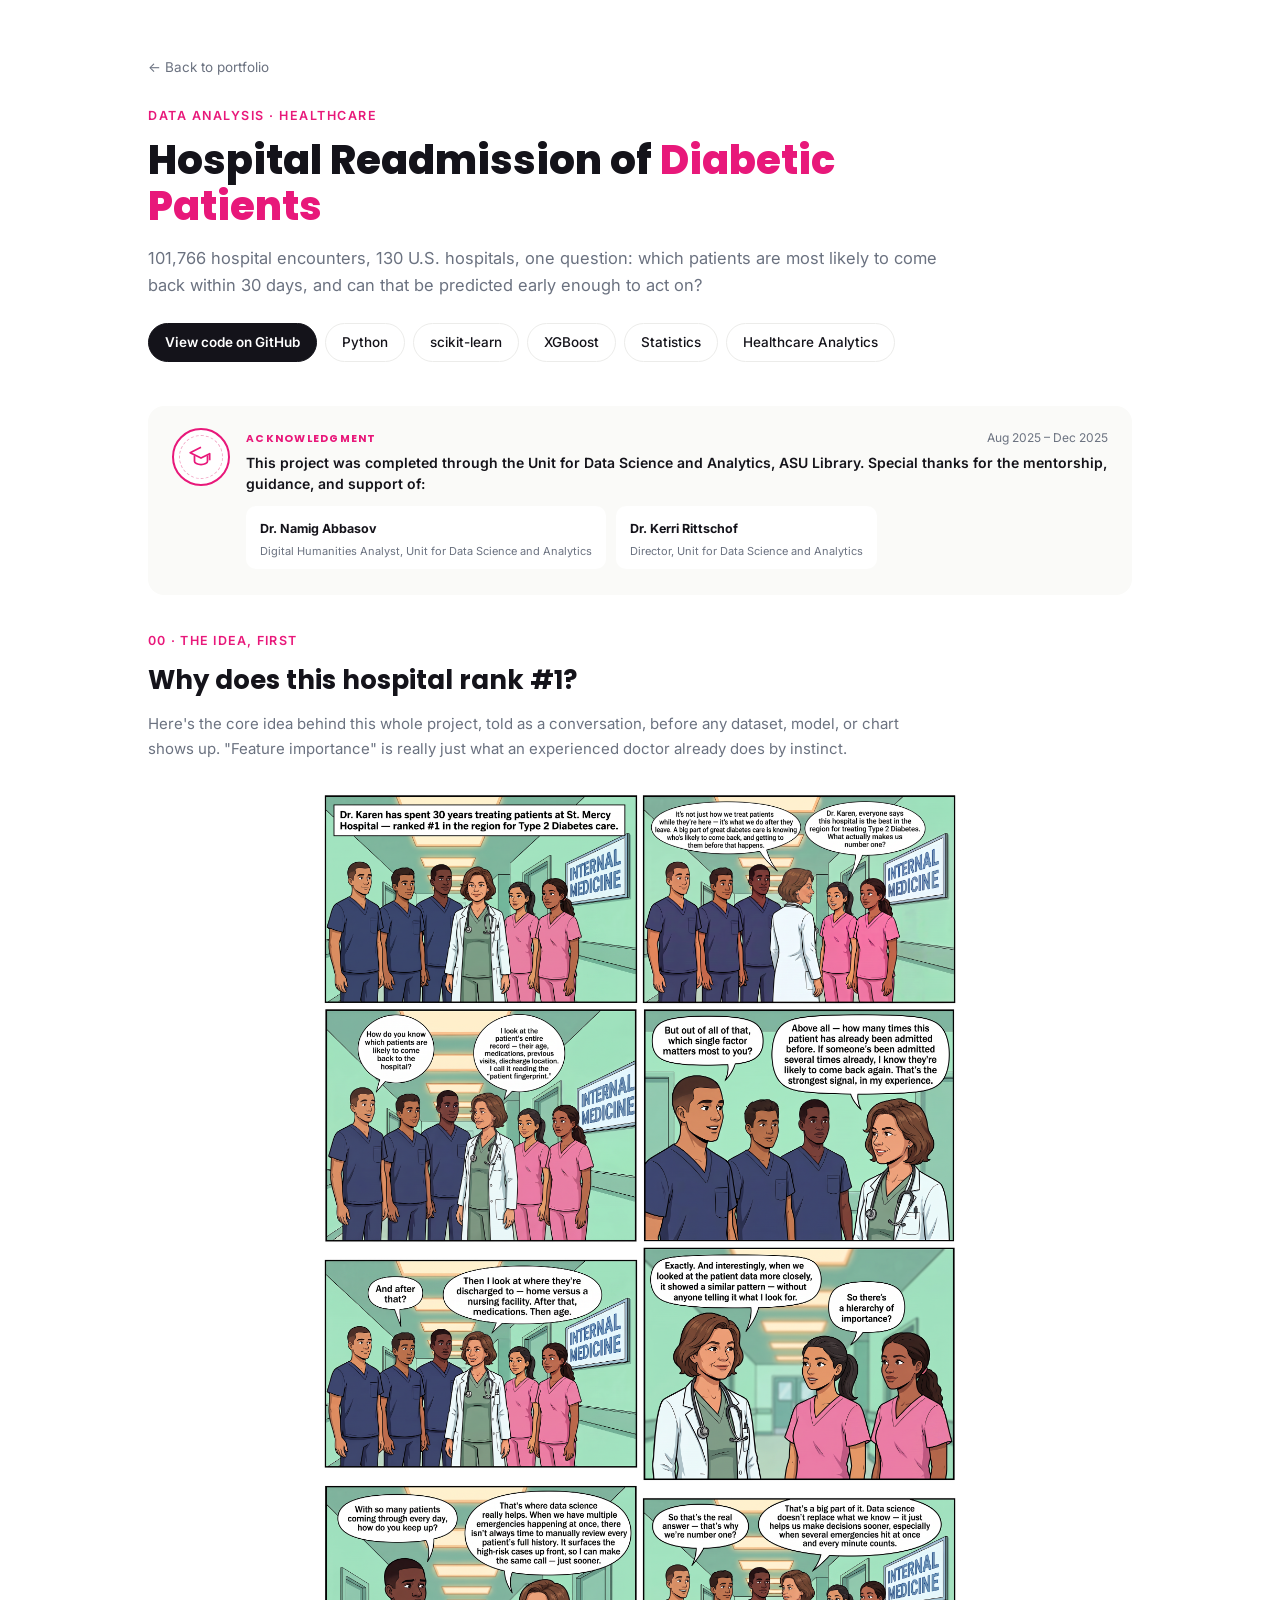
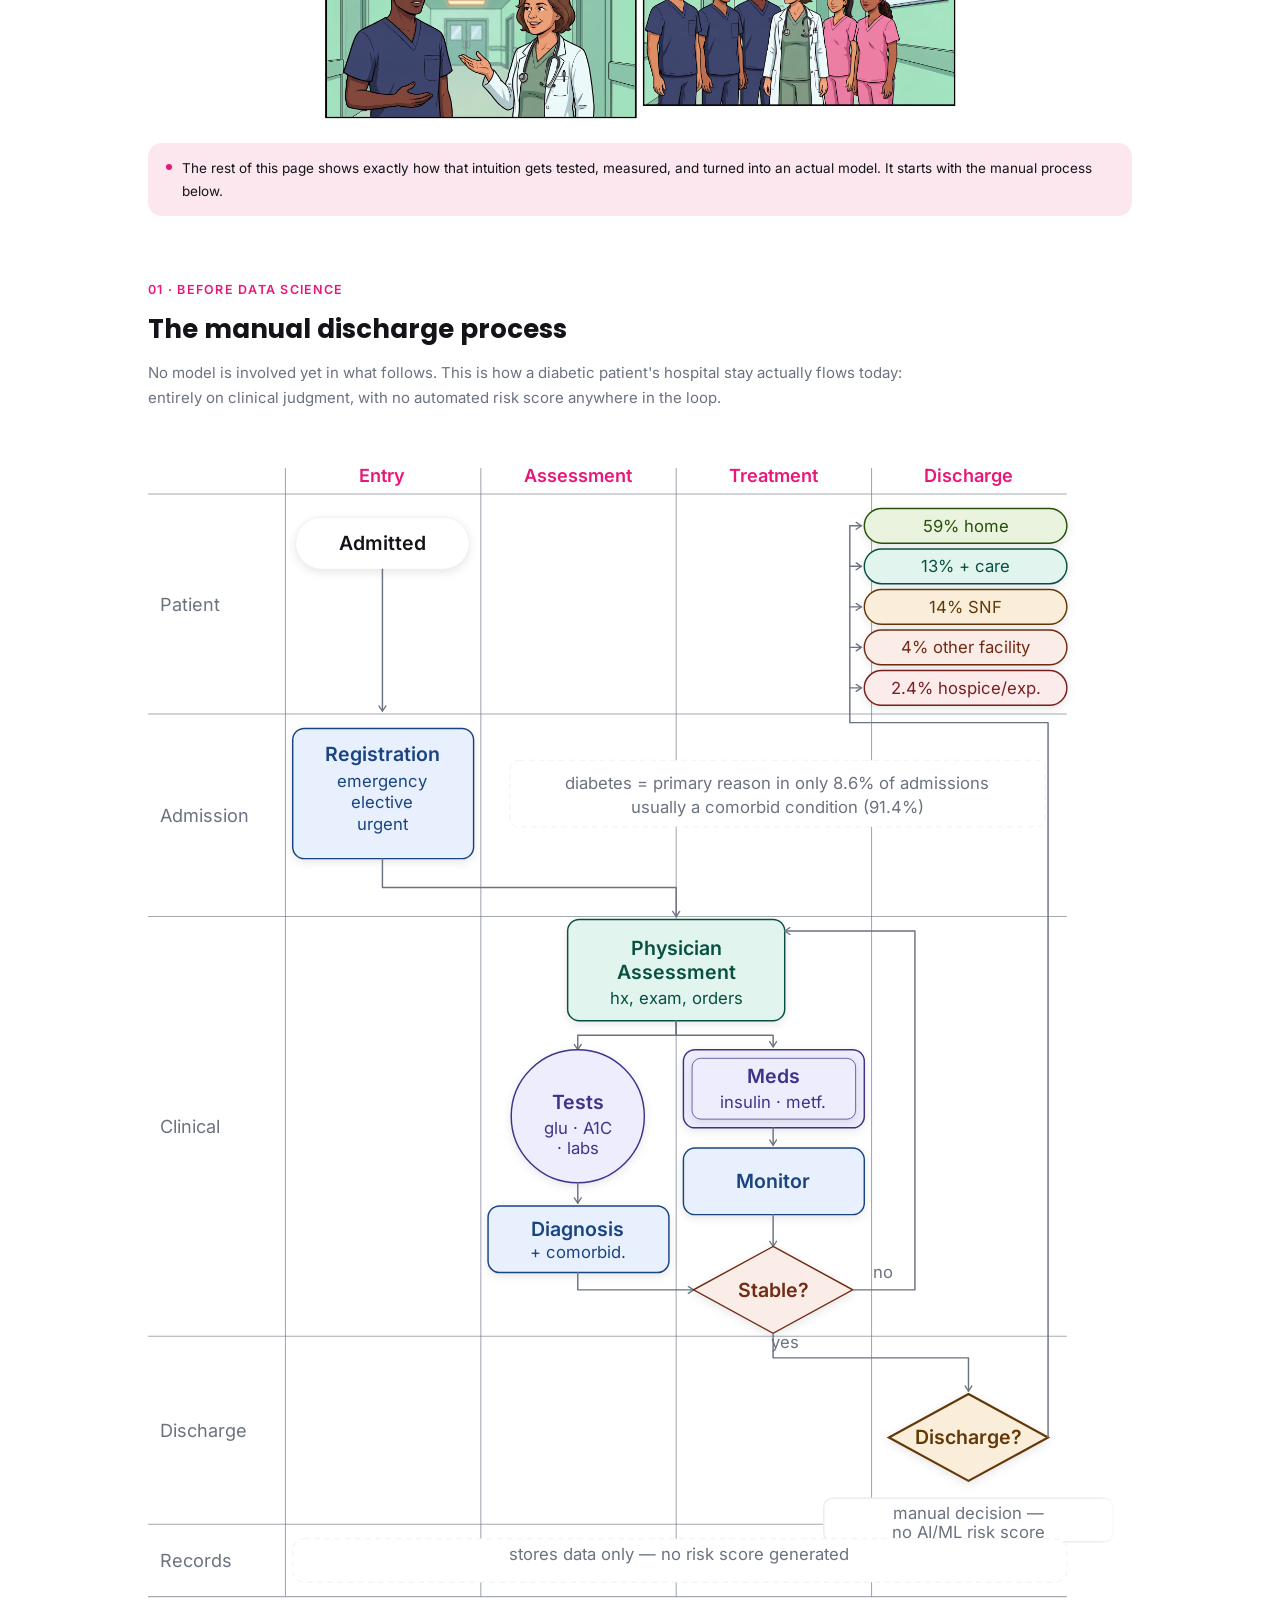
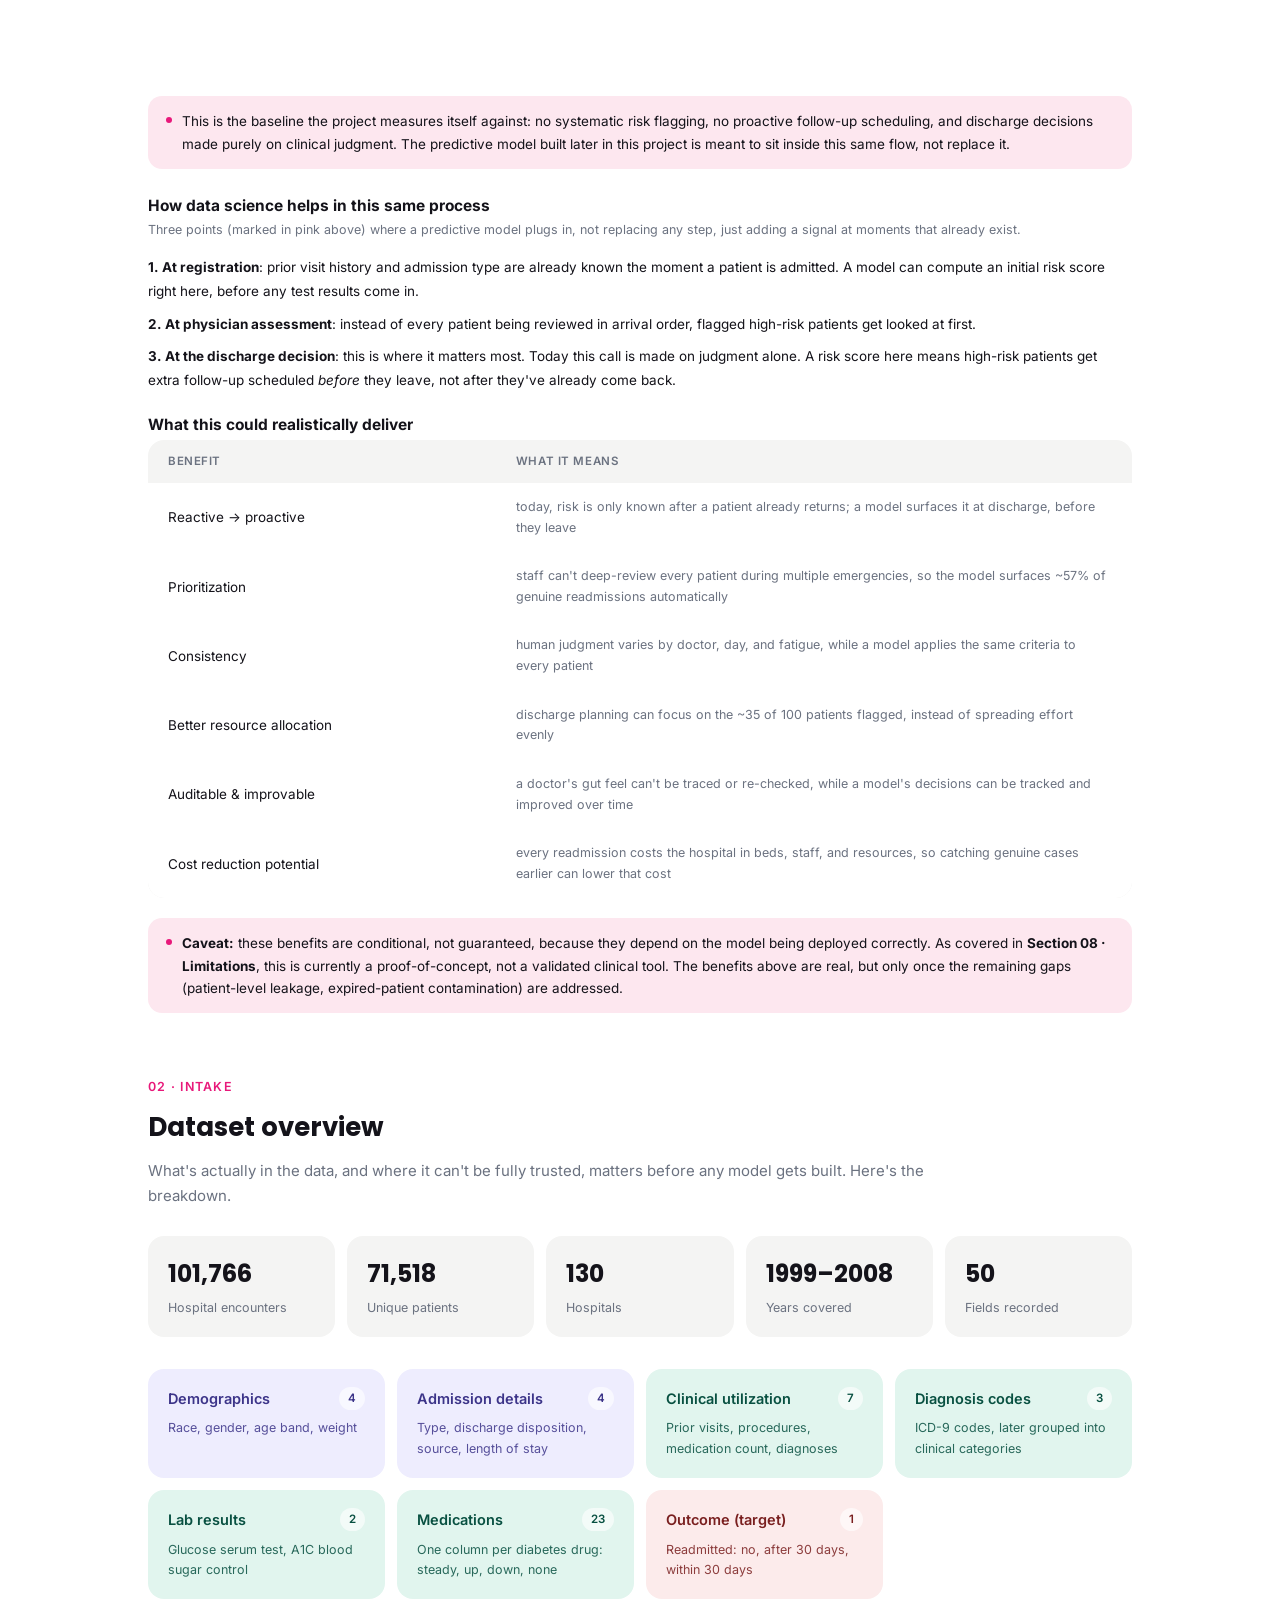
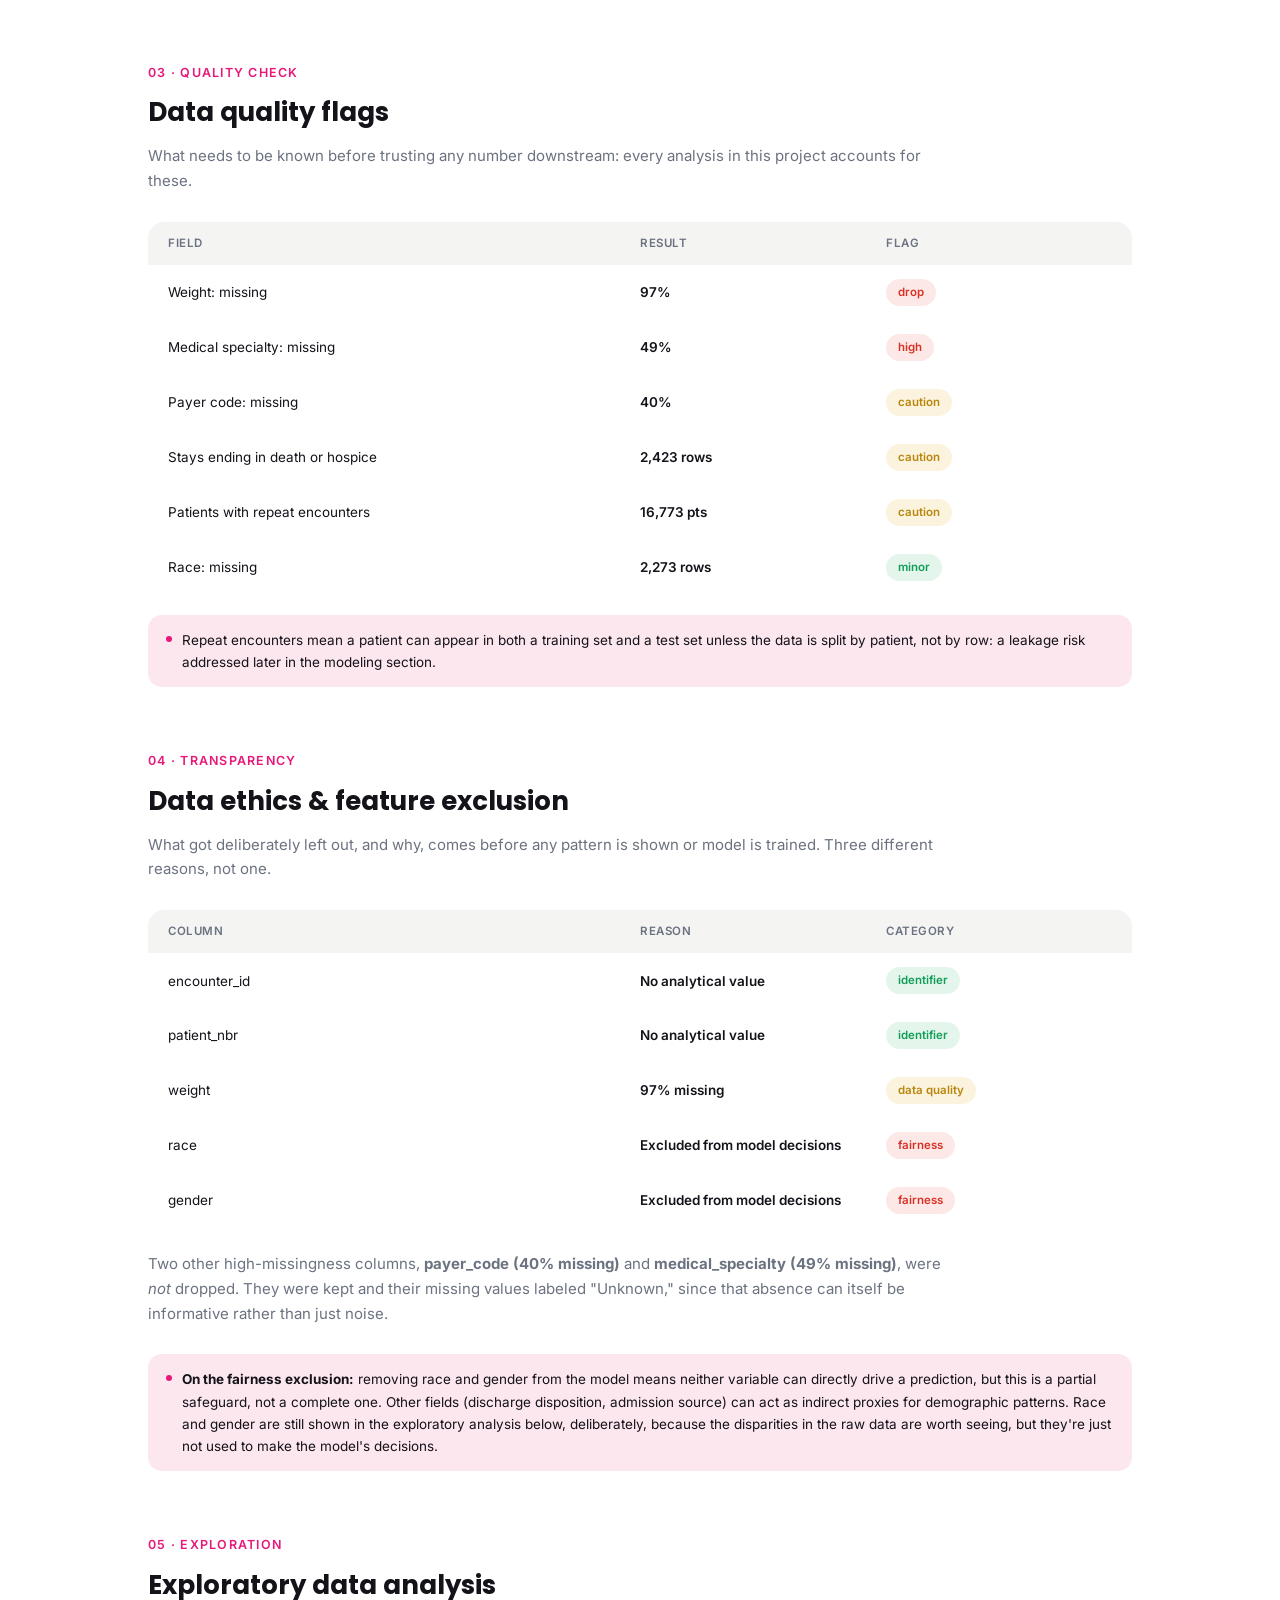
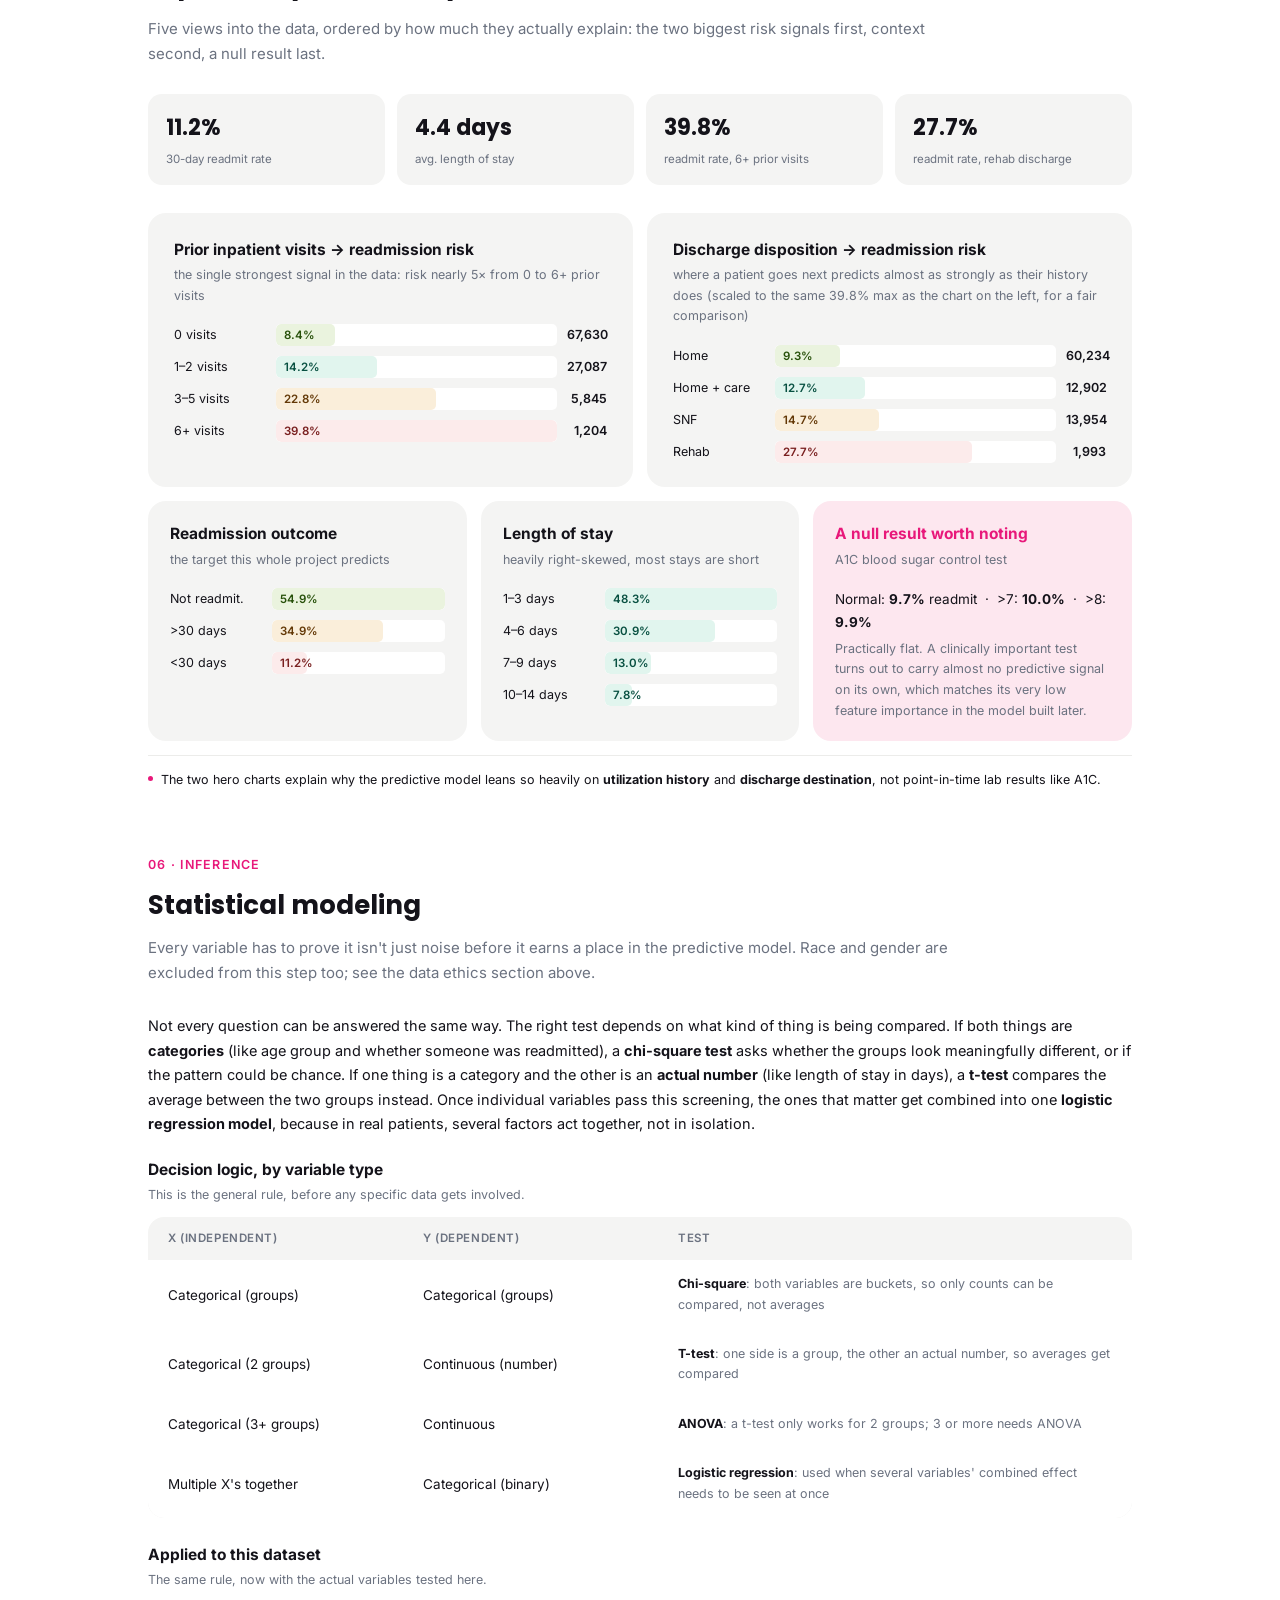
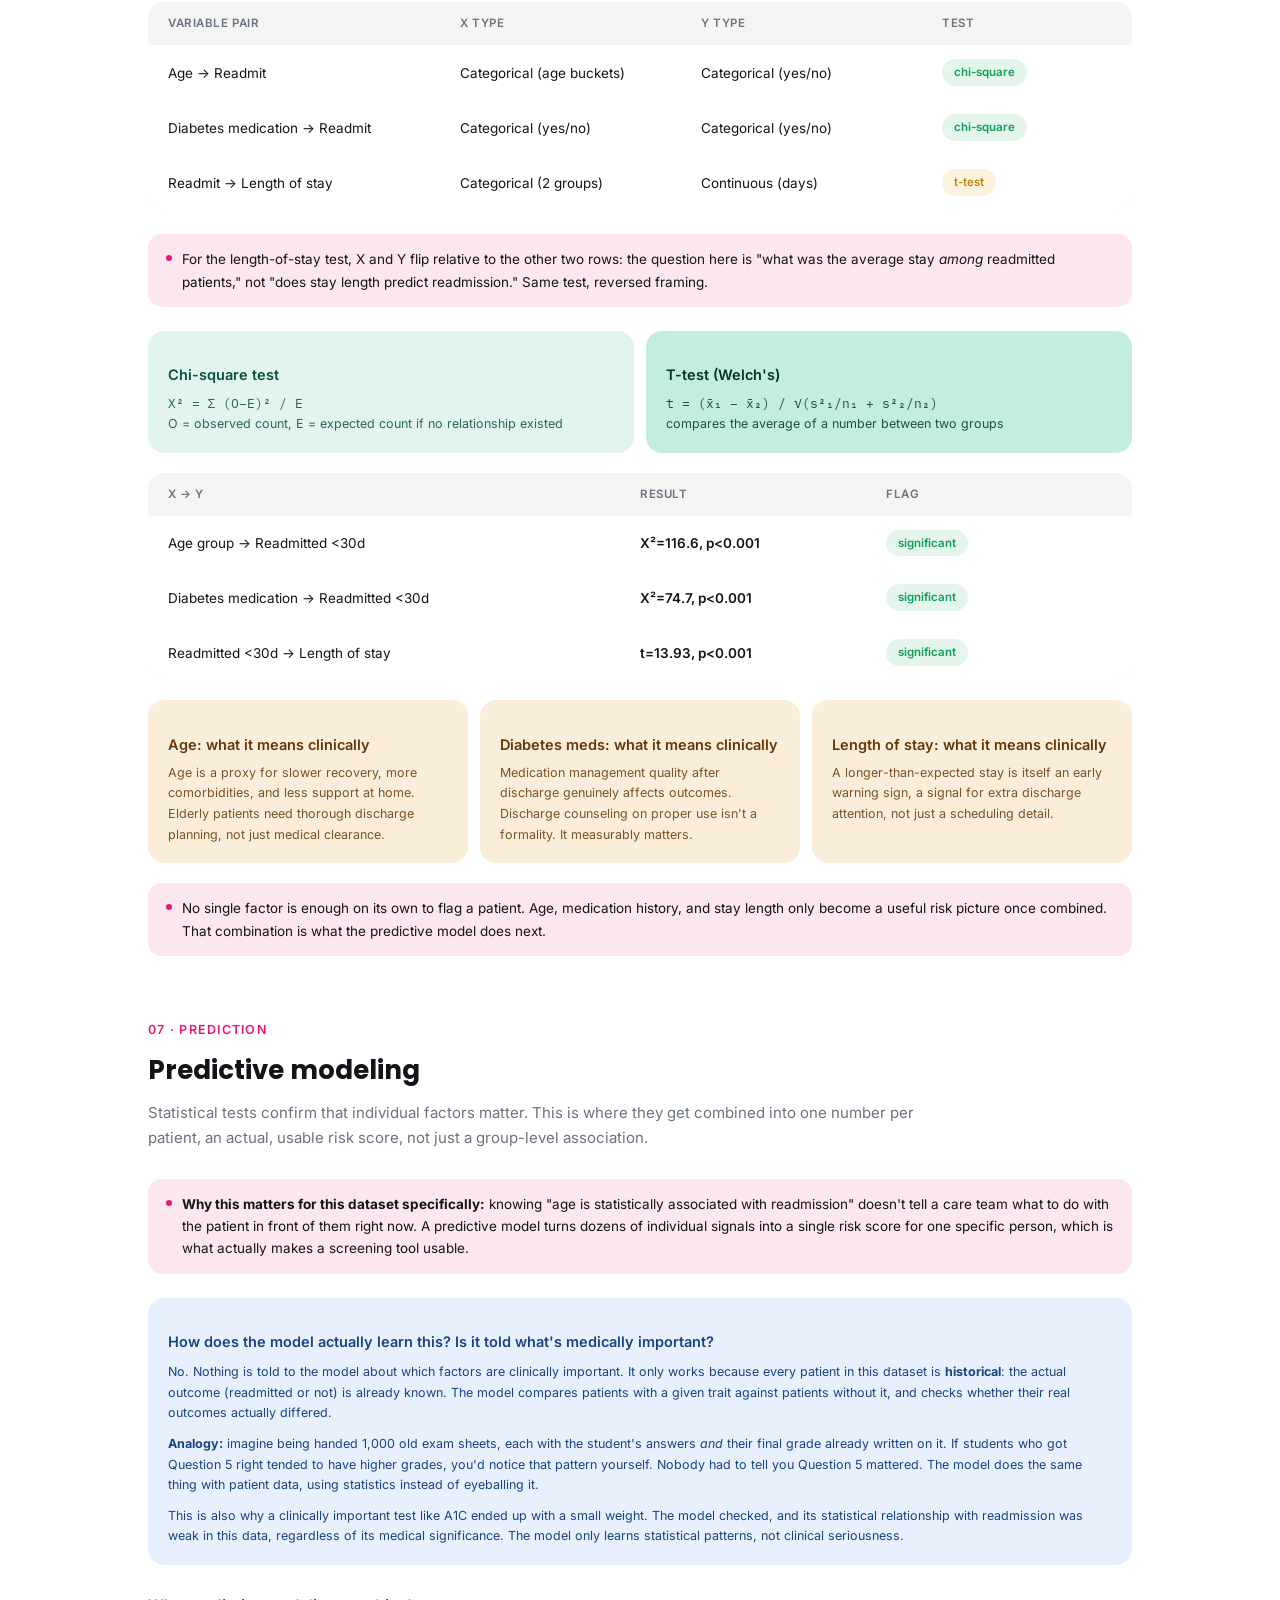
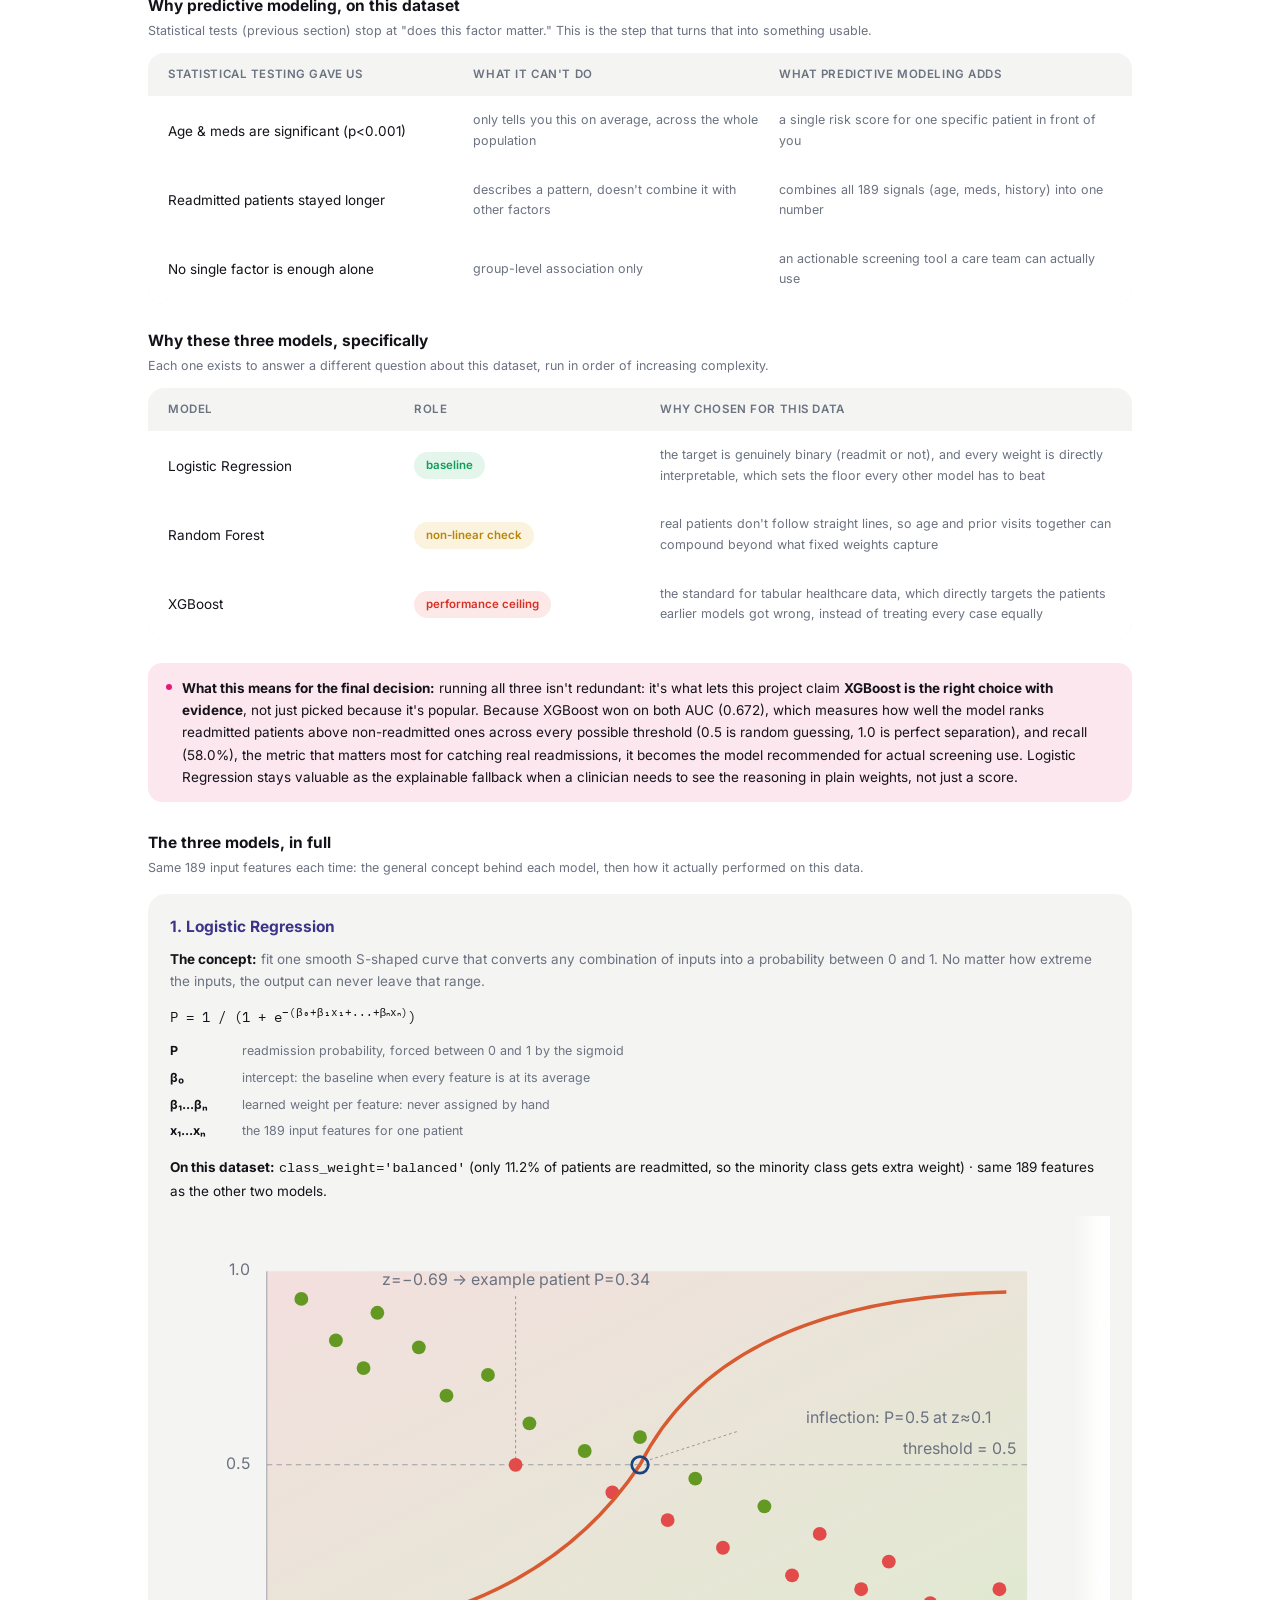
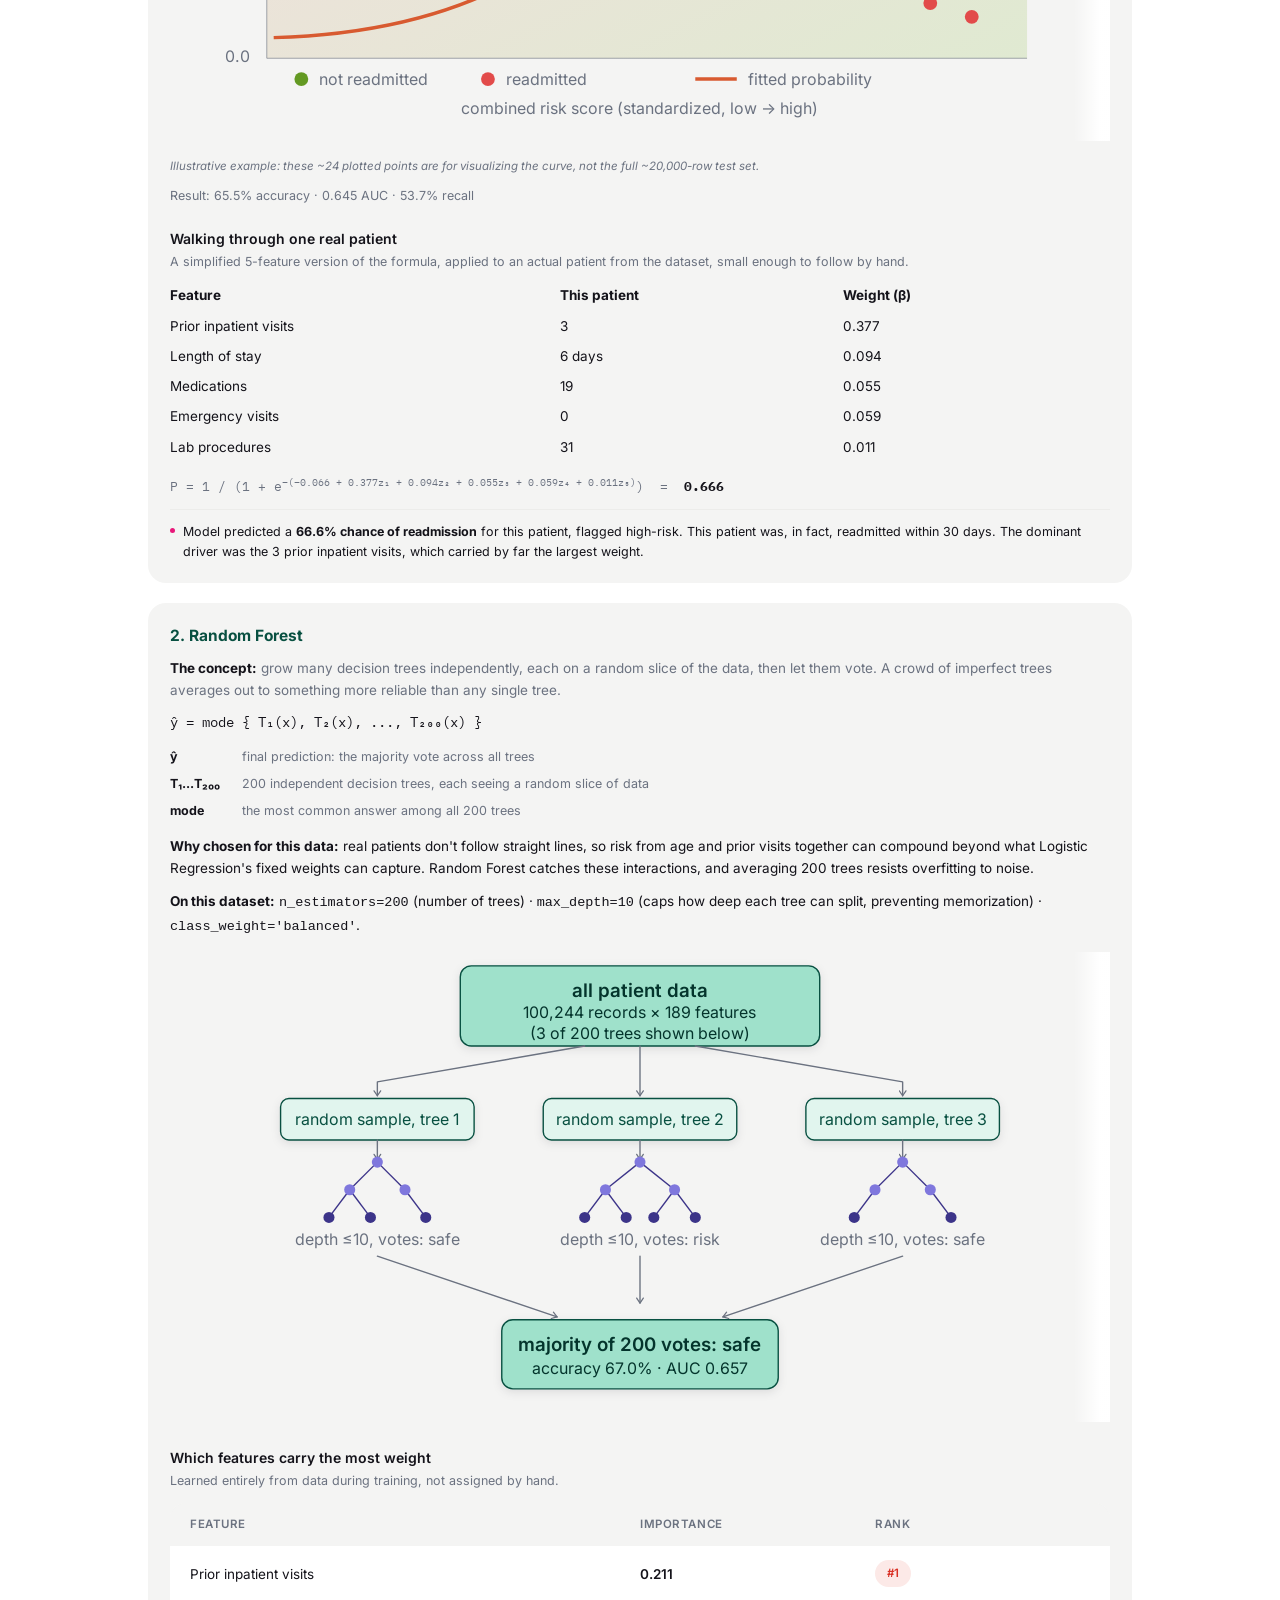
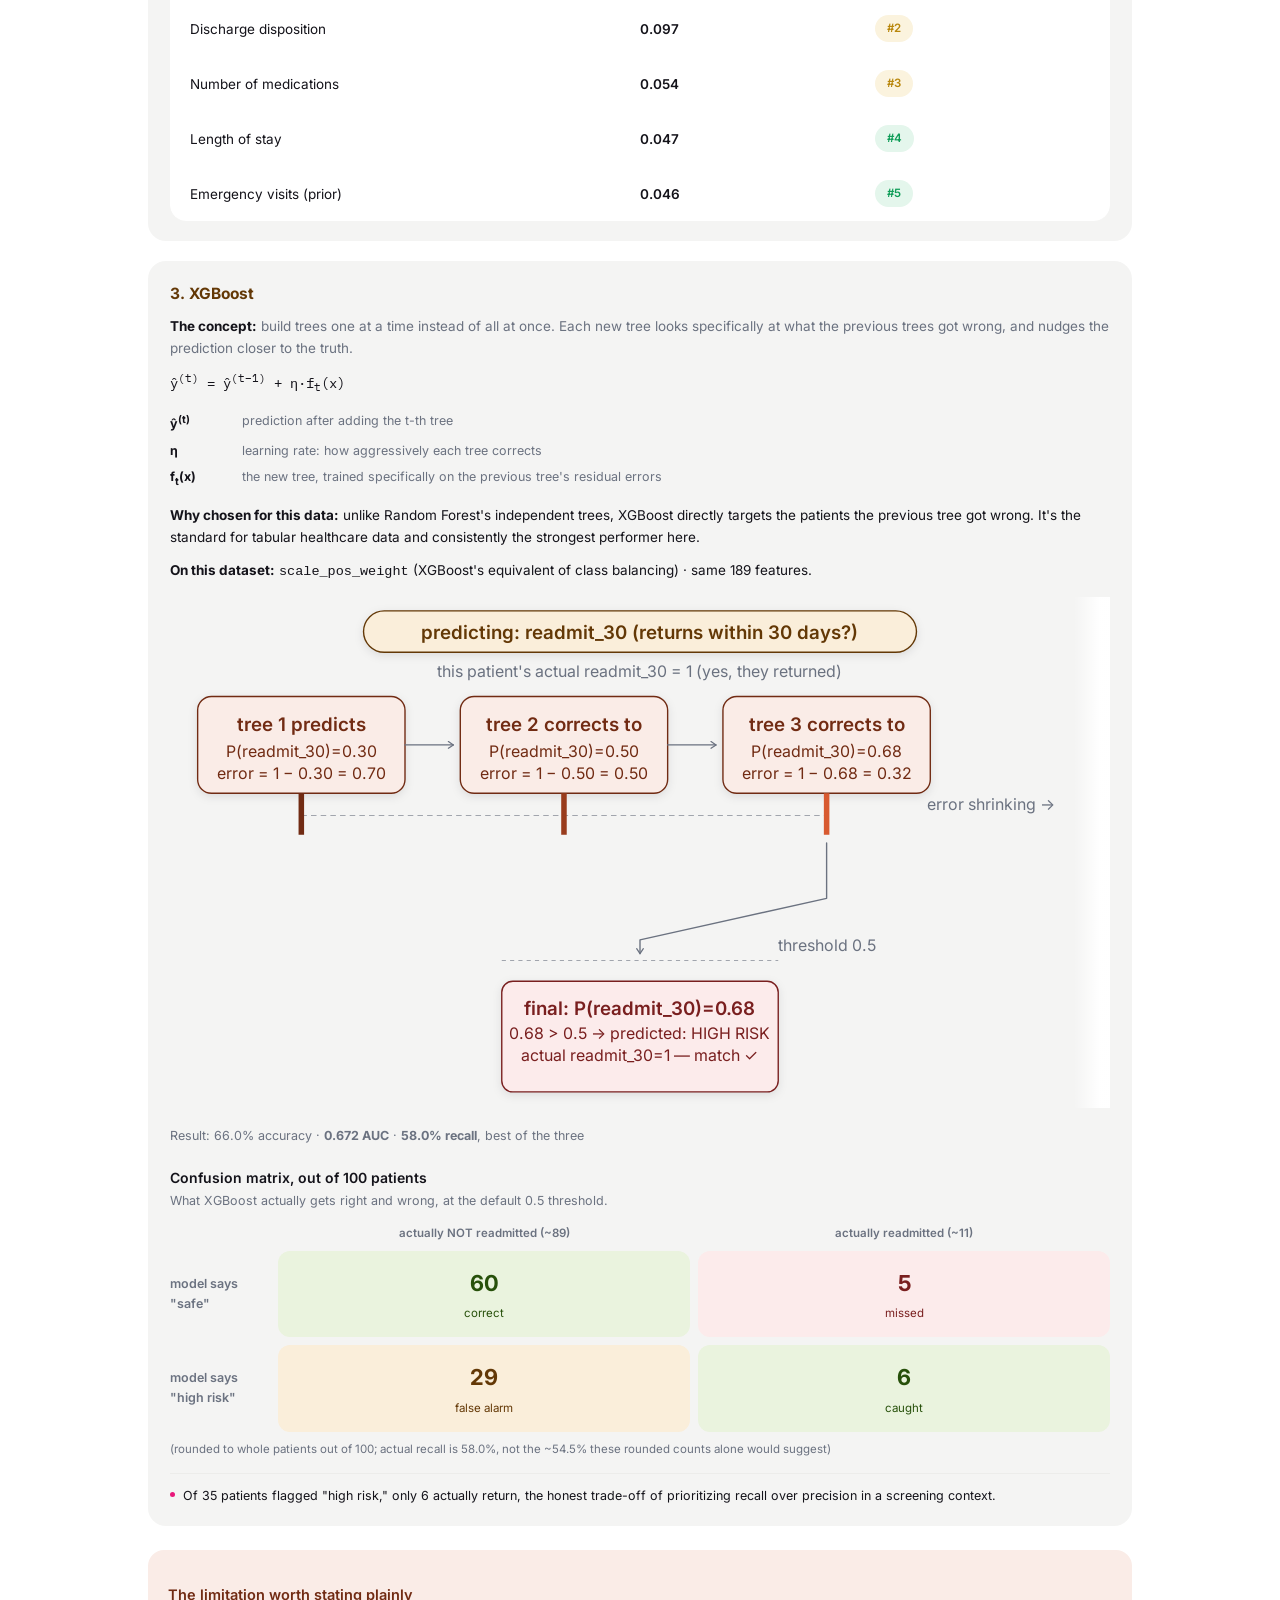
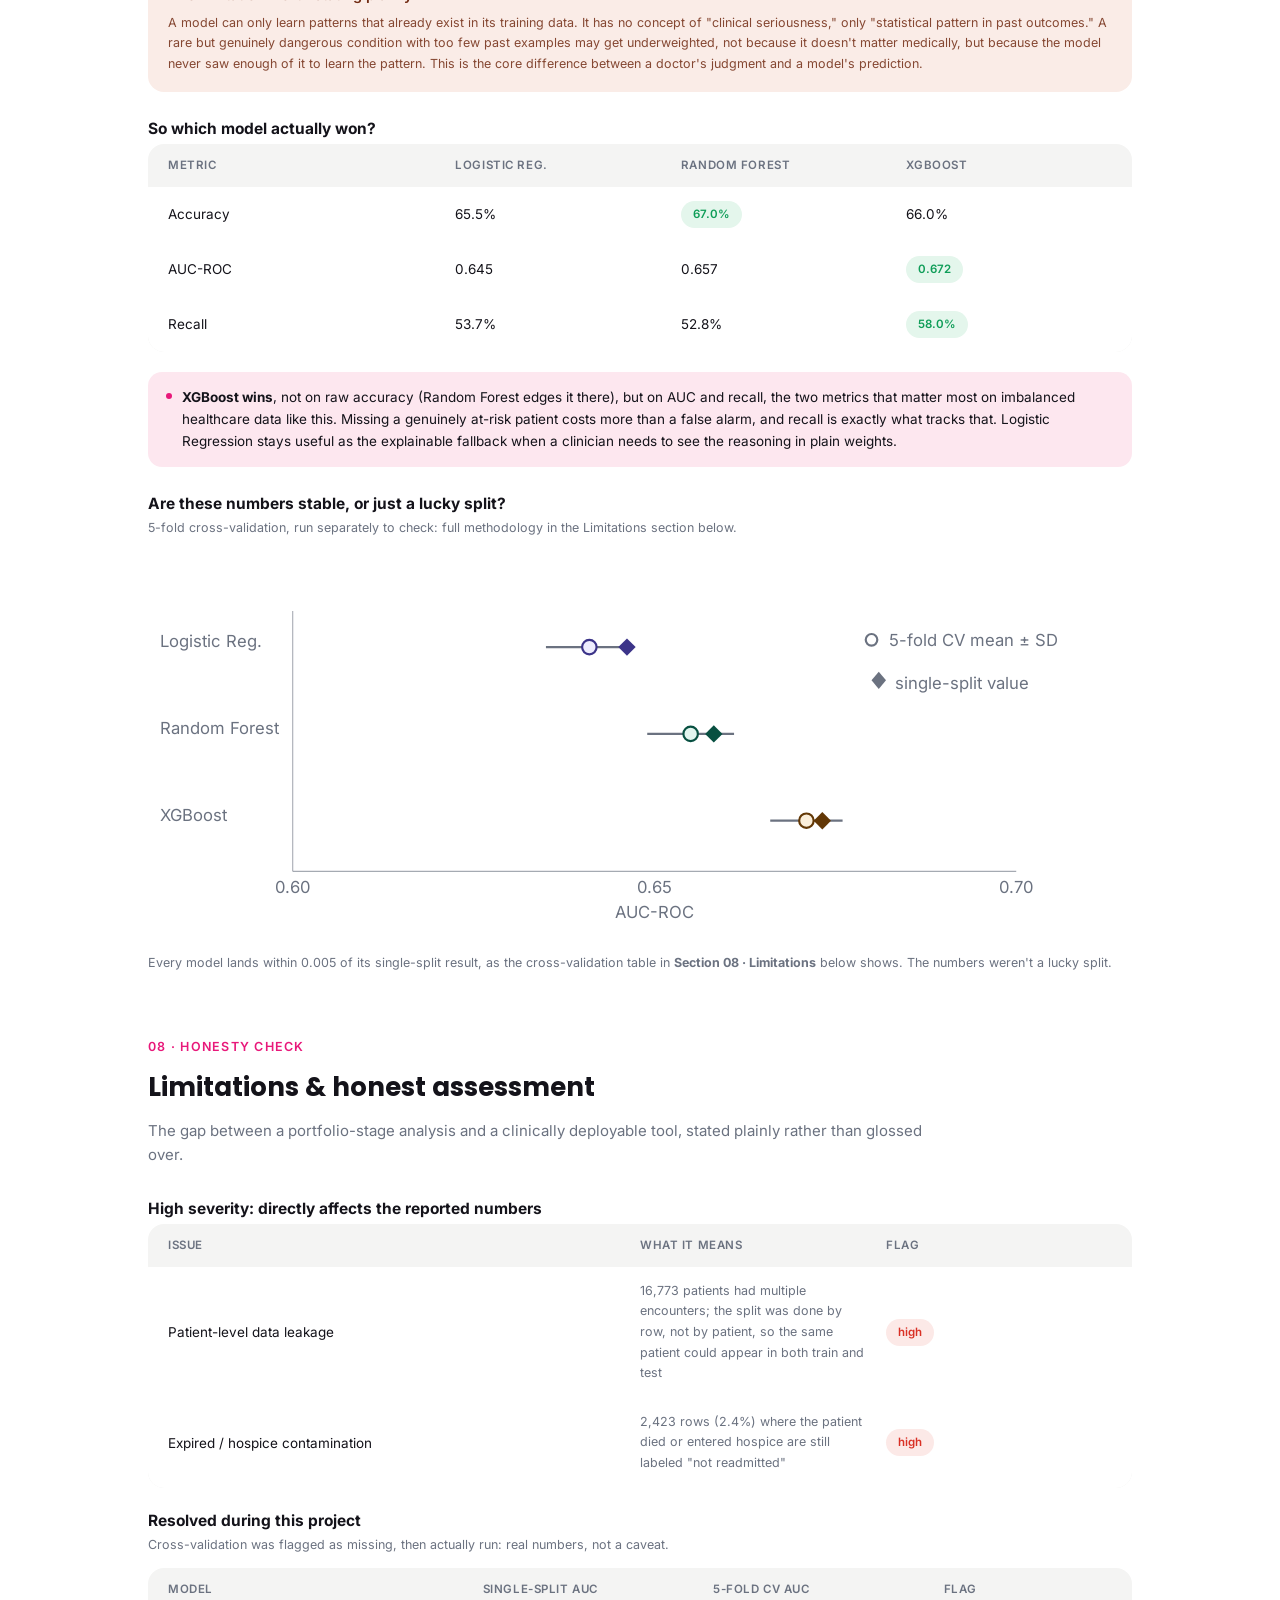
<file: projects/hospital_readmission.html>
<!DOCTYPE html>
<html lang="en">
<head>
  <!-- Google tag (gtag.js) -->
  <script async src="https://www.googletagmanager.com/gtag/js?id=G-8GJ6KLD18J"></script>
  <script>
    window.dataLayer = window.dataLayer || [];
    function gtag(){dataLayer.push(arguments);}
    gtag('js', new Date());
    gtag('config', 'G-8GJ6KLD18J');
  </script>

<meta charset="UTF-8">
<meta name="viewport" content="width=device-width, initial-scale=1.0">
<title>Hospital Readmission of Diabetic Patients | Rutuja Patel</title>
<meta property="og:type" content="article">
<meta property="og:title" content="Hospital Readmission of Diabetic Patients | Rutuja Patel">
<meta property="og:description" content="101,766 hospital encounters, 130 U.S. hospitals — predicting 30-day readmission risk with a cross-validated XGBoost model.">
<meta property="og:image" content="https://analyzewithrutuja.github.io/images/project_hospital_readmission.png">
<meta property="og:url" content="https://analyzewithrutuja.github.io/projects/hospital_readmission.html">
<meta name="twitter:card" content="summary_large_image">
<meta name="twitter:title" content="Hospital Readmission of Diabetic Patients | Rutuja Patel">
<meta name="twitter:description" content="101,766 hospital encounters, 130 U.S. hospitals — predicting 30-day readmission risk with a cross-validated XGBoost model.">
<meta name="twitter:image" content="https://analyzewithrutuja.github.io/images/project_hospital_readmission.png">
<link rel="icon" type="image/svg+xml" href="data:image/svg+xml,%3Csvg xmlns='http://www.w3.org/2000/svg' viewBox='0 0 64 64'%3E%3Cdefs%3E%3ClinearGradient id='g' x1='0%25' y1='0%25' x2='100%25' y2='100%25'%3E%3Cstop offset='0%25' stop-color='%23e8187a'/%3E%3Cstop offset='100%25' stop-color='%23f9004d'/%3E%3C/linearGradient%3E%3C/defs%3E%3Ccircle cx='32' cy='32' r='32' fill='url(%23g)'/%3E%3Ctext x='32' y='42' font-family='Poppins, Arial, sans-serif' font-weight='800' font-size='26' fill='white' text-anchor='middle'%3ERP%3C/text%3E%3C/svg%3E">
<link href="https://fonts.googleapis.com/css2?family=Poppins:wght@500;600;700;800&family=Inter:wght@400;500;600&family=IBM+Plex+Mono:wght@500;600&display=swap" rel="stylesheet">
<style>
  :root {
    --pink: #e8187a;
    --pink-tint: #FDE7EF;
    --black: #14131A;
    --gray-text: #6B7280;
    --card-bg: #F4F4F3;
    --border: #ECECEA;
    --green: #0F9D58;
    --green-tint: #E4F6EC;
    --amber: #B8860B;
    --amber-tint: #FBF3DE;
    --red: #D93025;
    --red-tint: #FCE9E7;
    --heading: 'Poppins', sans-serif;
    --body: 'Inter', -apple-system, sans-serif;
  }
  * { box-sizing: border-box; }
  body {
    margin: 0;
    background: #FFFFFF;
    color: var(--black);
    font-family: var(--body);
    line-height: 1.65;
  }
  .wrap { max-width: 1040px; margin: 0 auto; padding: 56px 28px 100px; }

  .crumb {
    font-family: var(--body);
    font-size: 13.5px;
    color: var(--gray-text);
    margin: 0 0 28px;
  }
  .crumb a { color: var(--gray-text); text-decoration: none; }
  .crumb a:hover { color: var(--pink); }

  .eyebrow {
    font-family: var(--body);
    font-size: 12.5px;
    font-weight: 600;
    letter-spacing: 0.12em;
    text-transform: uppercase;
    color: var(--pink);
    margin: 0 0 10px;
  }
  h1.title {
    font-family: var(--heading);
    font-weight: 800;
    font-size: 40px;
    line-height: 1.15;
    margin: 0 0 16px;
    max-width: 760px;
  }
  h1.title span { color: var(--pink); }

  .dek {
    font-size: 16.5px;
    color: var(--gray-text);
    max-width: 800px;
    margin: 0 0 24px;
  }

  .tag-row { display: flex; flex-wrap: wrap; gap: 8px; margin-bottom: 44px; }
  .tag {
    font-size: 13.5px;
    font-weight: 500;
    padding: 7px 16px;
    border-radius: 999px;
    border: 1px solid var(--border);
    color: var(--black);
    background: #fff;
  }
  .tag.filled { background: var(--pink); color: #fff; border-color: var(--pink); }
  .tag-github {
    display: inline-flex; align-items: center; gap: 6px;
    font-size: 13.5px; font-weight: 600; padding: 7px 16px; border-radius: 999px;
    background: var(--black); color: #fff; text-decoration: none; border: 1px solid var(--black);
  }
  .tag-github:hover { background: var(--pink); border-color: var(--pink); color: #fff; }

  .section { margin-bottom: 64px; }
  .section-eyebrow {
    font-family: var(--body);
    font-size: 12.5px;
    font-weight: 600;
    letter-spacing: 0.1em;
    text-transform: uppercase;
    color: var(--pink);
    margin: 0 0 8px;
  }
  h2.section-title {
    font-family: var(--heading);
    font-weight: 700;
    font-size: 26px;
    margin: 0 0 10px;
  }
  .section-desc {
    font-size: 15px;
    color: var(--gray-text);
    max-width: 800px;
    margin: 0 0 28px;
  }

  /* Comic strip section — matches the card / rounded-corner language used
     everywhere else on this page. Narrow centered column so it reads like
     an actual comic strip rather than stretching edge to edge. */
  .comic-strip {
    display: flex;
    flex-direction: column;
    gap: 14px;
    max-width: 640px;
    margin: 0 auto 8px;
  }
  .comic-strip img {
    width: 100%;
    height: auto;
    border-radius: 16px;
    display: block;
  }

  .stat-grid {
    display: grid;
    grid-template-columns: repeat(auto-fit, minmax(140px, 1fr));
    gap: 12px;
    margin-bottom: 32px;
  }
  .stat-card {
    background: var(--card-bg);
    border-radius: 16px;
    padding: 18px 20px;
  }
  .stat-num {
    font-family: var(--heading);
    font-weight: 700;
    font-size: 24px;
    margin: 0 0 4px;
  }
  .stat-label {
    font-size: 12.5px;
    color: var(--gray-text);
    margin: 0;
  }

  .field-grid {
    display: grid;
    grid-template-columns: repeat(auto-fit, minmax(230px, 1fr));
    gap: 12px;
  }
  .field-card {
    background: var(--card-bg);
    border-radius: 16px;
    padding: 18px 20px;
  }
  .field-card.highlight { background: var(--pink-tint); }
  .field-card.highlight .field-name { color: #9E0F49; }
  .field-card.highlight .field-count { background: rgba(236,19,97,0.15); color: #9E0F49; }
  .field-top {
    display: flex;
    align-items: center;
    gap: 10px;
    margin-bottom: 8px;
  }
  .field-name { font-weight: 600; font-size: 14.5px; flex: 1; }
  .field-count {
    font-size: 11.5px;
    font-weight: 600;
    background: rgba(255,255,255,0.6);
    padding: 2px 9px;
    border-radius: 999px;
    flex-shrink: 0;
  }
  .field-desc { font-size: 12.5px; margin: 0; opacity: 0.85; }

  .c-purple { background: #EEEDFE; color: #3C3489; }
  .c-teal   { background: #E1F5EE; color: #085041; }
  .c-teal2  { background: #C3EDDC; color: #04342C; }
  .c-coral  { background: #FAECE7; color: #712B13; }
  .c-pink2  { background: #FBEAF0; color: #72243E; }
  .c-amber  { background: #FAEEDA; color: #633806; }
  .c-green  { background: #EAF3DE; color: #27500A; }
  .c-red    { background: #FCEBEB; color: #791F1F; }
  .c-blue   { background: #E8F0FE; color: #1A4480; }

  .dg-wrap { overflow-x: auto; margin-bottom: 8px; -webkit-overflow-scrolling: touch; }
  .dg-wrap svg { min-width: 600px; }
  .dg-line { stroke: var(--gray-text); stroke-width: 0.75; opacity: 0.6; }
  .dg-arrow { stroke: var(--gray-text); fill: none; stroke-width: 1; stroke-linejoin: round; stroke-linecap: round; }
  .dg-lane-label { font-family: var(--body); font-size: 12.5px; fill: var(--gray-text); }
  .dg-phase-label { font-family: var(--body); font-size: 12.5px; font-weight: 600; fill: var(--pink); }
  .dg-th { font-family: var(--body); font-size: 13.5px; font-weight: 600; fill: var(--black); }
  .dg-ts { font-family: var(--body); font-size: 11.5px; fill: var(--gray-text); }
  /* Shared subtle drop-shadow on every diagram box, applied once via CSS
     rather than per-element, so all boxes across every diagram get it. */
  .dg-box rect, .dg-box polygon, .dg-box circle,
  .dgc-blue rect, .dgc-blue polygon, .dgc-blue circle,
  .dgc-teal rect, .dgc-teal polygon, .dgc-teal circle,
  .dgc-purple rect, .dgc-purple polygon, .dgc-purple circle,
  .dgc-coral rect, .dgc-coral polygon, .dgc-coral circle,
  .dgc-amber rect, .dgc-amber polygon, .dgc-amber circle,
  .dgc-green rect, .dgc-green polygon, .dgc-green circle,
  .dgc-red rect, .dgc-red polygon, .dgc-red circle {
    filter: drop-shadow(0 2px 3px rgba(20,19,26,0.10));
  }
  .dg-box rect, .dg-box polygon, .dg-box circle { fill: #fff; stroke: var(--border); stroke-width: 0.5; }
  .dg-box .dg-th { fill: var(--black); }
  .dgc-blue rect, .dgc-blue polygon, .dgc-blue circle { fill: #E8F0FE; stroke: #1A4480; }
  .dgc-blue .dg-th, .dgc-blue .dg-ts { fill: #1A4480; }
  .dgc-teal rect, .dgc-teal polygon, .dgc-teal circle { fill: #E1F5EE; stroke: #085041; }
  .dgc-teal .dg-th, .dgc-teal .dg-ts { fill: #085041; }
  .dgc-teal2 rect, .dgc-teal2 polygon, .dgc-teal2 circle { fill: #9FE1CB; stroke: #085041; filter: drop-shadow(0 2px 3px rgba(20,19,26,0.10)); }
  .dgc-teal2 .dg-th, .dgc-teal2 .dg-ts { fill: #04342C; }
  .dgc-purple rect, .dgc-purple polygon, .dgc-purple circle { fill: #EEEDFE; stroke: #3C3489; }
  .dgc-purple .dg-th, .dgc-purple .dg-ts { fill: #3C3489; }
  .dgc-coral rect, .dgc-coral polygon, .dgc-coral circle { fill: #FAECE7; stroke: #712B13; }
  .dgc-coral .dg-th, .dgc-coral .dg-ts { fill: #712B13; }
  .dgc-amber rect, .dgc-amber polygon, .dgc-amber circle { fill: #FAEEDA; stroke: #633806; }
  .dgc-amber .dg-th, .dgc-amber .dg-ts { fill: #633806; }
  .dgc-green rect, .dgc-green polygon, .dgc-green circle { fill: #EAF3DE; stroke: #27500A; }
  .dgc-green .dg-th, .dgc-green .dg-ts { fill: #27500A; }
  .dgc-red rect, .dgc-red polygon, .dgc-red circle { fill: #FCEBEB; stroke: #791F1F; stroke-width: 1; }
  .dgc-red .dg-th, .dgc-red .dg-ts { fill: #791F1F; }
  .dg-note rect { fill: #fff; stroke: var(--border); }
  .dg-note text { fill: var(--gray-text); }
  .dg-dashed { fill: none; stroke: var(--gray-text); stroke-width: 0.5; stroke-dasharray: 4 3; }

  .quality-table {
    background: var(--card-bg);
    border-radius: 16px;
    overflow: hidden;
  }
  .quality-head {
    display: grid;
    grid-template-columns: 2fr 1fr 1fr;
    column-gap: 20px;
    padding: 12px 20px;
    font-size: 11.5px;
    font-weight: 600;
    text-transform: uppercase;
    letter-spacing: 0.05em;
    color: var(--gray-text);
  }
  .quality-row {
    display: grid;
    grid-template-columns: 2fr 1fr 1fr;
    column-gap: 20px;
    align-items: center;
    padding: 14px 20px;
    background: #fff;
    font-size: 13.5px;
  }
  .quality-row:first-of-type { border-top-left-radius: 16px; border-top-right-radius: 16px; }
  .quality-row:last-of-type { border-bottom-left-radius: 16px; border-bottom-right-radius: 16px; }
  .quality-val { font-weight: 600; }
  .status-pill {
    font-size: 11.5px;
    font-weight: 600;
    padding: 4px 12px;
    border-radius: 999px;
    display: inline-block;
    width: fit-content;
  }
  .status-red { background: var(--red-tint); color: var(--red); }
  .status-amber { background: var(--amber-tint); color: var(--amber); }
  .status-green { background: var(--green-tint); color: var(--green); }

  .callout {
    display: flex;
    gap: 10px;
    align-items: flex-start;
    background: var(--pink-tint);
    border-radius: 14px;
    padding: 14px 18px;
    margin-top: 20px;
  }
  .callout p { font-size: 13.5px; color: var(--black); margin: 0; }
  .callout .dot {
    width: 6px; height: 6px; border-radius: 50%;
    background: var(--pink); margin-top: 7px; flex-shrink: 0;
  }

  .ack-seal-row {
    display: flex; align-items: flex-start; gap: 16px;
    margin: 24px 0 36px; padding: 22px 24px; border-radius: 16px;
    background: #FAFAF8;
  }
  .ack-seal {
    width: 58px; height: 58px; border-radius: 50%; border: 2px solid var(--pink);
    display: flex; align-items: center; justify-content: center; flex-shrink: 0;
    background: #fff; position: relative;
  }
  .ack-body { flex: 1; min-width: 0; }
  .ack-seal::before {
    content: ''; position: absolute; inset: 5px; border-radius: 50%;
    border: 1px dashed var(--pink-tint-strong, #f2a9c7);
    animation: ack-spin 14s linear infinite;
  }
  .ack-seal::after {
    content: ''; position: absolute; inset: 0; border-radius: 50%;
    border: 2px solid var(--pink); opacity: 0;
    animation: ack-ping 1.1s ease-out .6s 1;
  }
  @keyframes ack-spin { to { transform: rotate(360deg); } }
  @keyframes ack-ping { 0% { opacity: .7; transform: scale(1); } 100% { opacity: 0; transform: scale(1.6); } }
  @media (prefers-reduced-motion: reduce) {
    .ack-seal::before, .ack-seal::after { animation: none; }
  }
  .ack-top-row { display: flex; justify-content: space-between; align-items: baseline; gap: 12px; margin-bottom: 6px; }
  .ack-eyebrow {
    font-family: var(--heading); font-size: 10.5px; font-weight: 700; letter-spacing: .12em;
    text-transform: uppercase; color: var(--pink);
  }
  .ack-main { font-size: 14px; font-weight: 600; color: var(--black); line-height: 1.45; }
  .ack-date { font-size: 12px; color: var(--gray-text); white-space: nowrap; flex-shrink: 0; }
  .ack-mentors { display: flex; flex-wrap: wrap; gap: 10px; margin: 12px 0 4px; }
  .ack-mentor-chip { background: #fff; border-radius: 10px; padding: 8px 14px; }
  .ack-mentor-name { font-size: 12.5px; font-weight: 700; color: var(--black); }
  .ack-mentor-title { display: block; font-size: 11px; color: var(--gray-text); margin-top: 2px; }
  @media (max-width: 480px) { .ack-seal-row { flex-wrap: wrap; } }

  .next-badge {
    display: inline-flex; align-items: center; gap: 6px;
    font-size: 13.5px; color: var(--gray-text);
    border: 1px dashed var(--border); border-radius: 999px;
    padding: 8px 18px; margin-top: 8px;
  }

  @media (max-width: 640px) {
    .wrap { padding: 40px 18px 72px; }
    h1.title { font-size: 30px; }
    /* !important is required here because many quality-row/quality-head
       instances set their own column count via inline style, which would
       otherwise beat this breakpoint and squish content on narrow screens —
       same root cause bug found and fixed on the RAG assistant page. */
    .quality-head { display: none !important; }
    .quality-row {
      grid-template-columns: 1fr !important;
      row-gap: 4px;
      font-size: 12.5px;
    }
    .field-grid { grid-template-columns: 1fr !important; }
    /* A few small definition-style grids and one 3-column walkthrough table
       are built inline (no shared class), so they need their own selector
       here rather than piggybacking on .quality-row above. */
    div[style*="1.4fr 1fr 1fr;"] { grid-template-columns: 1fr !important; row-gap: 3px !important; }
    div[style*="100px 1fr 1fr"] { grid-template-columns: 68px 1fr 1fr !important; gap: 6px !important; }
    .ack-seal-row { gap: 12px; }
    .ack-seal { width: 46px; height: 46px; }
  }

  @media (max-width: 420px) {
    .wrap { padding: 32px 14px 56px; }
    h1.title { font-size: 26px; }
    h2.section-title { font-size: 22px; }
    div[style*="100px 1fr 1fr"] { grid-template-columns: 1fr !important; }
    /* auto-fit minmax() floors (300px hero / 220px secondary) can force a
       track wider than very narrow phones; pin to one column instead of
       letting the minimum cause horizontal overflow. */
    .chart-row.hero { grid-template-columns: 1fr !important; }
    .chart-row.secondary { grid-template-columns: 1fr !important; }
  }
  /* Scroll-cue: fades the right edge of any horizontally-scrollable diagram
     so it's visible there's more content to scroll to, on any screen width
     narrower than the diagram itself. */
  .dg-wrap { position: relative; }
  .dg-wrap::after {
    content: '';
    position: absolute; top: 0; right: 0; bottom: 8px; width: 36px;
    background: linear-gradient(to right, transparent, rgba(255,255,255,0.98) 70%);
    pointer-events: none;
  }
  /* Explicit mobile-only "swipe" hint: on a real phone the native scrollbar
     is often invisible until touched, so the fade alone isn't enough to
     signal these hand-built diagrams scroll horizontally. */
  .dg-hint { display: none; }
  @media (max-width: 640px) {
    .dg-hint {
      display: inline-flex; align-items: center; gap: 6px;
      font-size: 11.5px; font-weight: 600; color: var(--pink);
      background: var(--pink-tint); border-radius: 999px;
      padding: 5px 12px; margin: 0 0 8px; width: fit-content;
    }
  }
  .kpi-strip {
    display: grid;
    grid-template-columns: repeat(auto-fit, minmax(130px, 1fr));
    gap: 12px;
    margin-bottom: 28px;
  }
  .kpi-card {
    background: var(--card-bg);
    border-radius: 14px;
    padding: 16px 18px;
  }
  .kpi-num { font-family: var(--heading); font-weight: 700; font-size: 22px; margin: 0 0 3px; }
  .kpi-label { font-size: 11.5px; color: var(--gray-text); margin: 0; }

  .chart-row { display: grid; gap: 14px; margin-bottom: 14px; }
  .chart-row.hero { grid-template-columns: repeat(auto-fit, minmax(300px, 1fr)); }
  .chart-row.secondary { grid-template-columns: repeat(auto-fit, minmax(220px, 1fr)); }

  .chart-card {
    background: var(--card-bg);
    border-radius: 18px;
    padding: 20px 22px;
  }
  .chart-card.hero { padding: 24px 26px; }
  .chart-title { font-weight: 700; font-size: 15.5px; margin: 0 0 3px; }
  .chart-sub { font-size: 12.5px; color: var(--gray-text); margin: 0 0 18px; }

  .bar-row { display: flex; align-items: center; gap: 10px; margin-bottom: 10px; }
  .bar-row:last-child { margin-bottom: 0; }
  .bar-label { width: 92px; font-size: 12.5px; color: var(--black); flex-shrink: 0; }
  .bar-track { flex: 1; background: #fff; border-radius: 5px; height: 22px; overflow: hidden; }
  .bar-fill { height: 100%; border-radius: 5px; display: flex; align-items: center; padding-left: 8px; }
  .bar-fill span { font-size: 11.5px; font-weight: 600; }
  .bar-val { width: 40px; font-size: 12.5px; font-weight: 600; text-align: right; flex-shrink: 0; }

  .callout-card {
    background: var(--pink-tint);
    border-radius: 18px;
    padding: 20px 22px;
  }
  .callout-card .chart-title { color: var(--pink); }

  .so-what {
    display: flex; gap: 8px; align-items: flex-start;
    margin-top: 14px; padding-top: 14px; border-top: 1px solid var(--border);
  }
  .so-what .dot { width: 5px; height: 5px; border-radius: 50%; background: var(--pink); margin-top: 6px; flex-shrink: 0; }
  .so-what p { font-size: 12.5px; color: var(--black); margin: 0; }

  .to-top {
    position: fixed; bottom: 24px; right: 24px; z-index: 60;
    width: 44px; height: 44px; border-radius: 50%; background: var(--pink); color: #fff;
    border: none; display: flex; align-items: center; justify-content: center;
    font-size: 18px; cursor: pointer; box-shadow: 0 4px 16px rgba(232,24,122,.35);
    opacity: 0; pointer-events: none; transition: opacity .2s ease, transform .2s ease;
  }
  .to-top.show { opacity: 1; pointer-events: auto; }
  .to-top:hover { transform: translateY(-2px); }
</style>
</head>
<body>
<button class="to-top" id="toTop" aria-label="Back to top">↑</button>
<div class="wrap">

  <p class="crumb"><a href="/#portfolio">← Back to portfolio</a></p>

  <p class="eyebrow">Data Analysis · Healthcare</p>
  <h1 class="title">Hospital Readmission of <span>Diabetic Patients</span></h1>
  <p class="dek">
    101,766 hospital encounters, 130 U.S. hospitals, one question: which patients
    are most likely to come back within 30 days, and can that be predicted early enough to act on?
  </p>

  <div class="tag-row">
    <a class="tag-github" href="https://github.com/analyzewithrutuja/hospital_readmission_type2_diabetes" target="_blank" rel="noopener">View code on GitHub</a>
    <span class="tag">Python</span>
    <span class="tag">scikit-learn</span>
    <span class="tag">XGBoost</span>
    <span class="tag">Statistics</span>
    <span class="tag">Healthcare Analytics</span>
  </div>

  <div class="ack-seal-row">
    <div class="ack-seal">
      <svg width="26" height="26" viewBox="0 0 24 24" fill="none"><path d="M12 3L2 8l10 5 8-4v6" stroke="#e8187a" stroke-width="1.6" stroke-linejoin="round"/><path d="M6 10.5V16c0 1.5 2.5 3 6 3s6-1.5 6-3v-5.5" stroke="#e8187a" stroke-width="1.6" stroke-linejoin="round"/></svg>
    </div>
    <div class="ack-body">
      <div class="ack-top-row">
        <span class="ack-eyebrow">Acknowledgment</span>
        <span class="ack-date">Aug 2025 – Dec 2025</span>
      </div>
      <div class="ack-main">This project was completed through the Unit for Data Science and Analytics, ASU Library. Special thanks for the mentorship, guidance, and support of:</div>
      <div class="ack-mentors">
        <div class="ack-mentor-chip">
          <span class="ack-mentor-name">Dr. Namig Abbasov</span>
          <span class="ack-mentor-title">Digital Humanities Analyst, Unit for Data Science and Analytics</span>
        </div>
        <div class="ack-mentor-chip">
          <span class="ack-mentor-name">Dr. Kerri Rittschof</span>
          <span class="ack-mentor-title">Director, Unit for Data Science and Analytics</span>
        </div>
      </div>
    </div>
  </div>

  <!-- ===== COMIC SECTION ===== -->
  <div class="section">
    <p class="section-eyebrow">00 · The idea, first</p>
    <h2 class="section-title">Why does this hospital rank #1?</h2>
    <p class="section-desc">Here's the core idea behind this whole project, told as a conversation, before any dataset, model, or chart shows up. "Feature importance" is really just what an experienced doctor already does by instinct.</p>

    <div class="comic-strip">
      <img src="../images/comic_grid.png" alt="Eight-panel comic: Dr. Karen explains what makes St. Mercy Hospital number one for diabetes care: reading each patient's full record, weighing prior admissions as the strongest signal, followed by discharge location, medications, and age, and how data science surfaces high-risk cases so she can make the same call sooner">
    </div>

    <div class="callout">
      <span class="dot"></span>
      <p>The rest of this page shows exactly how that intuition gets tested, measured, and turned into an actual model. It starts with the manual process below.</p>
    </div>
  </div>
  <!-- ===== END COMIC SECTION ===== -->

  <div class="section">
    <p class="section-eyebrow">01 · Before data science</p>
    <h2 class="section-title">The manual discharge process</h2>
    <p class="section-desc">No model is involved yet in what follows. This is how a diabetic patient's hospital stay actually flows today: entirely on clinical judgment, with no automated risk score anywhere in the loop.</p>

    <p class="dg-hint">↔ Swipe to see full diagram</p>
    <div class="dg-wrap">
<svg viewBox="0 0 680 850" role="img" style="width:100%;" aria-label="Process map of the manual, pre-data-science hospital discharge workflow">
<desc>A patient is admitted, registered by type, assessed by a physician who orders tests and medications, monitored, and checked for stability in a loop back to reassessment if needed. Once stable, a manual discharge decision with no automated risk score routes to five outcome pills in the patient lane: home, home with care, skilled nursing facility, other facility, and hospice or expired.</desc>
<defs>
<marker id="pm-arrow" viewBox="0 0 10 10" refX="8" refY="5" markerWidth="6" markerHeight="6" orient="auto-start-reverse"><path d="M2 1L8 5L2 9" fill="none" stroke="context-stroke" stroke-width="1.5" stroke-linecap="round" stroke-linejoin="round"/></marker>
</defs>

<line x1="0" y1="38" x2="635" y2="38" class="dg-line"/>
<line x1="0" y1="190" x2="635" y2="190" class="dg-line"/>
<line x1="0" y1="330" x2="635" y2="330" class="dg-line"/>
<line x1="0" y1="620" x2="635" y2="620" class="dg-line"/>
<line x1="0" y1="750" x2="635" y2="750" class="dg-line"/>
<line x1="0" y1="800" x2="635" y2="800" class="dg-line"/>
<line x1="95" y1="20" x2="95" y2="800" class="dg-line"/>
<line x1="230" y1="20" x2="230" y2="800" class="dg-line"/>
<line x1="365" y1="20" x2="365" y2="800" class="dg-line"/>
<line x1="500" y1="20" x2="500" y2="800" class="dg-line"/>

<text class="dg-phase-label" x="162" y="30" text-anchor="middle">Entry</text>
<text class="dg-phase-label" x="297" y="30" text-anchor="middle">Assessment</text>
<text class="dg-phase-label" x="432" y="30" text-anchor="middle">Treatment</text>
<text class="dg-phase-label" x="567" y="30" text-anchor="middle">Discharge</text>

<text class="dg-lane-label" x="8" y="114" dominant-baseline="central">Patient</text>
<text class="dg-lane-label" x="8" y="260" dominant-baseline="central">Admission</text>
<text class="dg-lane-label" x="8" y="475" dominant-baseline="central">Clinical</text>
<text class="dg-lane-label" x="8" y="685" dominant-baseline="central">Discharge</text>
<text class="dg-lane-label" x="8" y="775" dominant-baseline="central">Records</text>

<g class="dg-box"><rect x="102" y="54" width="120" height="36" rx="18"/>
<text class="dg-th" x="162" y="72" text-anchor="middle" dominant-baseline="central">Admitted</text></g>
<line x1="162" y1="90" x2="162" y2="188" class="dg-arrow" marker-end="url(#pm-arrow)"/>

<line x1="485" y1="60" x2="485" y2="196" class="dg-arrow"/>

<g class="dgc-green"><rect x="495" y="48" width="140" height="24" rx="12"/>
<text class="dg-ts" x="565" y="60" text-anchor="middle" dominant-baseline="central">59% home</text></g>
<line x1="485" y1="60" x2="493" y2="60" class="dg-arrow" marker-end="url(#pm-arrow)"/>

<g class="dgc-teal"><rect x="495" y="76" width="140" height="24" rx="12"/>
<text class="dg-ts" x="565" y="88" text-anchor="middle" dominant-baseline="central">13% + care</text></g>
<line x1="485" y1="88" x2="493" y2="88" class="dg-arrow" marker-end="url(#pm-arrow)"/>

<g class="dgc-amber"><rect x="495" y="104" width="140" height="24" rx="12"/>
<text class="dg-ts" x="565" y="116" text-anchor="middle" dominant-baseline="central">14% SNF</text></g>
<line x1="485" y1="116" x2="493" y2="116" class="dg-arrow" marker-end="url(#pm-arrow)"/>

<g class="dgc-coral"><rect x="495" y="132" width="140" height="24" rx="12"/>
<text class="dg-ts" x="565" y="144" text-anchor="middle" dominant-baseline="central">4% other facility</text></g>
<line x1="485" y1="144" x2="493" y2="144" class="dg-arrow" marker-end="url(#pm-arrow)"/>

<g class="dgc-red"><rect x="495" y="160" width="140" height="24" rx="12"/>
<text class="dg-ts" x="565" y="172" text-anchor="middle" dominant-baseline="central">2.4% hospice/exp.</text></g>
<line x1="485" y1="172" x2="493" y2="172" class="dg-arrow" marker-end="url(#pm-arrow)"/>

<g class="dgc-blue"><rect x="100" y="200" width="125" height="90" rx="8"/>
<text class="dg-th" x="162" y="218" text-anchor="middle" dominant-baseline="central">Registration</text>
<text class="dg-ts" x="162" y="236" text-anchor="middle" dominant-baseline="central">emergency</text>
<text class="dg-ts" x="162" y="251" text-anchor="middle" dominant-baseline="central">elective</text>
<text class="dg-ts" x="162" y="266" text-anchor="middle" dominant-baseline="central">urgent</text></g>

<g class="dg-note"><rect x="250" y="222" width="370" height="46" rx="6" class="dg-dashed"/>
<text class="dg-ts" x="435" y="238" text-anchor="middle" dominant-baseline="central">diabetes = primary reason in only 8.6% of admissions</text>
<text class="dg-ts" x="435" y="254" text-anchor="middle" dominant-baseline="central">usually a comorbid condition (91.4%)</text></g>

<path d="M162,290 L162,310 L365,310 L365,330" class="dg-arrow" marker-end="url(#pm-arrow)"/>

<g class="dgc-teal"><rect x="290" y="332" width="150" height="70" rx="8"/>
<text class="dg-th" x="365" y="352" text-anchor="middle" dominant-baseline="central">Physician</text>
<text class="dg-th" x="365" y="368" text-anchor="middle" dominant-baseline="central">Assessment</text>
<text class="dg-ts" x="365" y="386" text-anchor="middle" dominant-baseline="central">hx, exam, orders</text></g>

<path d="M365,402 L365,412 L297,412 L297,422" class="dg-arrow" marker-end="url(#pm-arrow)"/>
<path d="M365,402 L365,412 L432,412 L432,420" class="dg-arrow" marker-end="url(#pm-arrow)"/>

<g class="dgc-purple"><circle cx="297" cy="468" r="46"/>
<text class="dg-th" x="297" y="458" text-anchor="middle" dominant-baseline="central">Tests</text>
<text class="dg-ts" x="297" y="476" text-anchor="middle" dominant-baseline="central">glu &middot; A1C</text>
<text class="dg-ts" x="297" y="490" text-anchor="middle" dominant-baseline="central">&middot; labs</text></g>
<line x1="297" y1="514" x2="297" y2="528" class="dg-arrow" marker-end="url(#pm-arrow)"/>

<g class="dgc-blue"><rect x="235" y="530" width="125" height="46" rx="8"/>
<text class="dg-th" x="297" y="546" text-anchor="middle" dominant-baseline="central">Diagnosis</text>
<text class="dg-ts" x="297" y="562" text-anchor="middle" dominant-baseline="central">+ comorbid.</text></g>
<path d="M297,576 L297,588 L377,588" class="dg-arrow" marker-end="url(#pm-arrow)"/>

<g class="dgc-purple"><rect x="370" y="422" width="125" height="54" rx="8"/>
<rect x="376" y="428" width="113" height="42" rx="6" fill="none" stroke="#3C3489" stroke-width="0.5"/>
<text class="dg-th" x="432" y="440" text-anchor="middle" dominant-baseline="central">Meds</text>
<text class="dg-ts" x="432" y="458" text-anchor="middle" dominant-baseline="central">insulin &middot; metf.</text></g>
<line x1="432" y1="476" x2="432" y2="488" class="dg-arrow" marker-end="url(#pm-arrow)"/>

<g class="dgc-blue"><rect x="370" y="490" width="125" height="46" rx="8"/>
<text class="dg-th" x="432" y="513" text-anchor="middle" dominant-baseline="central">Monitor</text></g>
<line x1="432" y1="536" x2="432" y2="558" class="dg-arrow" marker-end="url(#pm-arrow)"/>

<g class="dgc-coral"><polygon points="432,558 487,588 432,618 377,588"/>
<text class="dg-th" x="432" y="588" text-anchor="middle" dominant-baseline="central">Stable?</text></g>

<path d="M487,588 L530,588 L530,340 L440,340" class="dg-arrow" marker-end="url(#pm-arrow)"/>
<text class="dg-ts" x="508" y="580" text-anchor="middle">no</text>

<path d="M432,618 L432,635 L567,635 L567,658" class="dg-arrow" marker-end="url(#pm-arrow)"/>
<text class="dg-ts" x="440" y="628" text-anchor="middle">yes</text>

<g class="dgc-amber"><polygon points="567,660 622,690 567,720 512,690" stroke-width="1.5"/>
<text class="dg-th" x="567" y="690" text-anchor="middle" dominant-baseline="central">Discharge?</text></g>

<g class="dg-note"><rect x="467" y="732" width="200" height="30" rx="6"/>
<text class="dg-ts" x="567" y="742" text-anchor="middle" dominant-baseline="central">manual decision &mdash;</text>
<text class="dg-ts" x="567" y="755" text-anchor="middle" dominant-baseline="central">no AI/ML risk score</text></g>

<path d="M622,690 L622,196 L485,196" class="dg-arrow"/>

<g class="dg-note"><rect x="100" y="760" width="535" height="30" rx="8" class="dg-dashed"/>
<text class="dg-ts" x="367" y="775" text-anchor="middle">stores data only &mdash; no risk score generated</text></g>
</svg>
    </div>

    <div class="callout">
      <span class="dot"></span>
      <p>This is the baseline the project measures itself against: no systematic risk flagging, no proactive follow-up scheduling, and discharge decisions made purely on clinical judgment. The predictive model built later in this project is meant to sit inside this same flow, not replace it.</p>
    </div>

    <p class="chart-title" style="margin-bottom:2px; margin-top:24px;">How data science helps in this same process</p>
    <p class="chart-sub" style="margin-bottom:14px;">Three points (marked in pink above) where a predictive model plugs in, not replacing any step, just adding a signal at moments that already exist.</p>

    <div style="font-size:13.5px; line-height:1.8; margin-bottom:20px;">
      <p style="margin:0 0 8px;"><strong>1. At registration</strong>: prior visit history and admission type are already known the moment a patient is admitted. A model can compute an initial risk score right here, before any test results come in.</p>
      <p style="margin:0 0 8px;"><strong>2. At physician assessment</strong>: instead of every patient being reviewed in arrival order, flagged high-risk patients get looked at first.</p>
      <p style="margin:0;"><strong>3. At the discharge decision</strong>: this is where it matters most. Today this call is made on judgment alone. A risk score here means high-risk patients get extra follow-up scheduled <em>before</em> they leave, not after they've already come back.</p>
    </div>

    <p class="chart-title" style="margin-bottom:2px;">What this could realistically deliver</p>
    <div class="quality-table" style="margin-bottom:16px;">
      <div class="quality-head" style="grid-template-columns: 1.1fr 2fr;"><span>Benefit</span><span>What it means</span></div>
      <div class="quality-row" style="grid-template-columns: 1.1fr 2fr;">
        <span>Reactive → proactive</span>
        <span style="font-size:12.5px; color:var(--gray-text);">today, risk is only known after a patient already returns; a model surfaces it at discharge, before they leave</span>
      </div>
      <div class="quality-row" style="grid-template-columns: 1.1fr 2fr;">
        <span>Prioritization</span>
        <span style="font-size:12.5px; color:var(--gray-text);">staff can't deep-review every patient during multiple emergencies, so the model surfaces ~57% of genuine readmissions automatically</span>
      </div>
      <div class="quality-row" style="grid-template-columns: 1.1fr 2fr;">
        <span>Consistency</span>
        <span style="font-size:12.5px; color:var(--gray-text);">human judgment varies by doctor, day, and fatigue, while a model applies the same criteria to every patient</span>
      </div>
      <div class="quality-row" style="grid-template-columns: 1.1fr 2fr;">
        <span>Better resource allocation</span>
        <span style="font-size:12.5px; color:var(--gray-text);">discharge planning can focus on the ~35 of 100 patients flagged, instead of spreading effort evenly</span>
      </div>
      <div class="quality-row" style="grid-template-columns: 1.1fr 2fr;">
        <span>Auditable &amp; improvable</span>
        <span style="font-size:12.5px; color:var(--gray-text);">a doctor's gut feel can't be traced or re-checked, while a model's decisions can be tracked and improved over time</span>
      </div>
      <div class="quality-row" style="grid-template-columns: 1.1fr 2fr;">
        <span>Cost reduction potential</span>
        <span style="font-size:12.5px; color:var(--gray-text);">every readmission costs the hospital in beds, staff, and resources, so catching genuine cases earlier can lower that cost</span>
      </div>
    </div>

    <div class="callout">
      <span class="dot"></span>
      <p><strong>Caveat:</strong> these benefits are conditional, not guaranteed, because they depend on the model being deployed correctly. As covered in <strong>Section 08 · Limitations</strong>, this is currently a proof-of-concept, not a validated clinical tool. The benefits above are real, but only once the remaining gaps (patient-level leakage, expired-patient contamination) are addressed.</p>
    </div>
  </div>

  <div class="section">
    <p class="section-eyebrow">02 · Intake</p>
    <h2 class="section-title">Dataset overview</h2>
    <p class="section-desc">What's actually in the data, and where it can't be fully trusted, matters before any model gets built. Here's the breakdown.</p>

    <div class="stat-grid">
      <div class="stat-card"><p class="stat-num">101,766</p><p class="stat-label">Hospital encounters</p></div>
      <div class="stat-card"><p class="stat-num">71,518</p><p class="stat-label">Unique patients</p></div>
      <div class="stat-card"><p class="stat-num">130</p><p class="stat-label">Hospitals</p></div>
      <div class="stat-card"><p class="stat-num">1999–2008</p><p class="stat-label">Years covered</p></div>
      <div class="stat-card"><p class="stat-num">50</p><p class="stat-label">Fields recorded</p></div>
    </div>

    <div class="field-grid">
      <div class="field-card c-purple">
        <div class="field-top"><span class="field-name">Demographics</span><span class="field-count">4</span></div>
        <p class="field-desc">Race, gender, age band, weight</p>
      </div>
      <div class="field-card c-purple">
        <div class="field-top"><span class="field-name">Admission details</span><span class="field-count">4</span></div>
        <p class="field-desc">Type, discharge disposition, source, length of stay</p>
      </div>
      <div class="field-card c-teal">
        <div class="field-top"><span class="field-name">Clinical utilization</span><span class="field-count">7</span></div>
        <p class="field-desc">Prior visits, procedures, medication count, diagnoses</p>
      </div>
      <div class="field-card c-teal">
        <div class="field-top"><span class="field-name">Diagnosis codes</span><span class="field-count">3</span></div>
        <p class="field-desc">ICD-9 codes, later grouped into clinical categories</p>
      </div>
      <div class="field-card c-teal">
        <div class="field-top"><span class="field-name">Lab results</span><span class="field-count">2</span></div>
        <p class="field-desc">Glucose serum test, A1C blood sugar control</p>
      </div>
      <div class="field-card c-teal">
        <div class="field-top"><span class="field-name">Medications</span><span class="field-count">23</span></div>
        <p class="field-desc">One column per diabetes drug: steady, up, down, none</p>
      </div>
      <div class="field-card c-red">
        <div class="field-top"><span class="field-name">Outcome (target)</span><span class="field-count">1</span></div>
        <p class="field-desc">Readmitted: no, after 30 days, within 30 days</p>
      </div>
    </div>
  </div>

  <div class="section">
    <p class="section-eyebrow">03 · Quality check</p>
    <h2 class="section-title">Data quality flags</h2>
    <p class="section-desc">What needs to be known before trusting any number downstream: every analysis in this project accounts for these.</p>

    <div class="quality-table">
      <div class="quality-head"><span>Field</span><span>Result</span><span>Flag</span></div>
      <div class="quality-row">
        <span>Weight: missing</span>
        <span class="quality-val">97%</span>
        <span class="status-pill status-red">drop</span>
      </div>
      <div class="quality-row">
        <span>Medical specialty: missing</span>
        <span class="quality-val">49%</span>
        <span class="status-pill status-red">high</span>
      </div>
      <div class="quality-row">
        <span>Payer code: missing</span>
        <span class="quality-val">40%</span>
        <span class="status-pill status-amber">caution</span>
      </div>
      <div class="quality-row">
        <span>Stays ending in death or hospice</span>
        <span class="quality-val">2,423 rows</span>
        <span class="status-pill status-amber">caution</span>
      </div>
      <div class="quality-row">
        <span>Patients with repeat encounters</span>
        <span class="quality-val">16,773 pts</span>
        <span class="status-pill status-amber">caution</span>
      </div>
      <div class="quality-row">
        <span>Race: missing</span>
        <span class="quality-val">2,273 rows</span>
        <span class="status-pill status-green">minor</span>
      </div>
    </div>

    <div class="callout">
      <span class="dot"></span>
      <p>Repeat encounters mean a patient can appear in both a training set and a test set unless the data is split by patient, not by row: a leakage risk addressed later in the modeling section.</p>
    </div>
  </div>

  <div class="section">
    <p class="section-eyebrow">04 · Transparency</p>
    <h2 class="section-title">Data ethics &amp; feature exclusion</h2>
    <p class="section-desc">What got deliberately left out, and why, comes before any pattern is shown or model is trained. Three different reasons, not one.</p>

    <div class="quality-table">
      <div class="quality-head"><span>Column</span><span>Reason</span><span>Category</span></div>
      <div class="quality-row">
        <span>encounter_id</span>
        <span class="quality-val">No analytical value</span>
        <span class="status-pill status-green">identifier</span>
      </div>
      <div class="quality-row">
        <span>patient_nbr</span>
        <span class="quality-val">No analytical value</span>
        <span class="status-pill status-green">identifier</span>
      </div>
      <div class="quality-row">
        <span>weight</span>
        <span class="quality-val">97% missing</span>
        <span class="status-pill status-amber">data quality</span>
      </div>
      <div class="quality-row">
        <span>race</span>
        <span class="quality-val">Excluded from model decisions</span>
        <span class="status-pill status-red">fairness</span>
      </div>
      <div class="quality-row">
        <span>gender</span>
        <span class="quality-val">Excluded from model decisions</span>
        <span class="status-pill status-red">fairness</span>
      </div>
    </div>

    <p class="section-desc" style="margin-top:24px;">
      Two other high-missingness columns, <strong>payer_code (40% missing)</strong> and
      <strong>medical_specialty (49% missing)</strong>, were <em>not</em> dropped. They were kept
      and their missing values labeled "Unknown," since that absence can itself be informative
      rather than just noise.
    </p>

    <div class="callout">
      <span class="dot"></span>
      <p><strong>On the fairness exclusion:</strong> removing race and gender from the model means
      neither variable can directly drive a prediction, but this is a partial safeguard, not a
      complete one. Other fields (discharge disposition, admission source) can act as indirect
      proxies for demographic patterns. Race and gender are still shown in the exploratory analysis
      below, deliberately, because the disparities in the raw data are worth seeing, but they're just
      not used to make the model's decisions.</p>
    </div>
  </div>

  <div class="section">
    <p class="section-eyebrow">05 · Exploration</p>
    <h2 class="section-title">Exploratory data analysis</h2>
    <p class="section-desc">Five views into the data, ordered by how much they actually explain: the two biggest risk signals first, context second, a null result last.</p>

    <div class="kpi-strip">
      <div class="kpi-card"><p class="kpi-num">11.2%</p><p class="kpi-label">30-day readmit rate</p></div>
      <div class="kpi-card"><p class="kpi-num">4.4 days</p><p class="kpi-label">avg. length of stay</p></div>
      <div class="kpi-card"><p class="kpi-num">39.8%</p><p class="kpi-label">readmit rate, 6+ prior visits</p></div>
      <div class="kpi-card"><p class="kpi-num">27.7%</p><p class="kpi-label">readmit rate, rehab discharge</p></div>
    </div>

    <div class="chart-row hero">
      <div class="chart-card hero">
        <p class="chart-title">Prior inpatient visits → readmission risk</p>
        <p class="chart-sub">the single strongest signal in the data: risk nearly 5× from 0 to 6+ prior visits</p>
        <div class="bar-row"><span class="bar-label">0 visits</span><div class="bar-track"><div class="bar-fill c-green" style="width:21%"><span>8.4%</span></div></div><span class="bar-val">67,630</span></div>
        <div class="bar-row"><span class="bar-label">1–2 visits</span><div class="bar-track"><div class="bar-fill c-teal" style="width:36%"><span>14.2%</span></div></div><span class="bar-val">27,087</span></div>
        <div class="bar-row"><span class="bar-label">3–5 visits</span><div class="bar-track"><div class="bar-fill c-amber" style="width:57%"><span>22.8%</span></div></div><span class="bar-val">5,845</span></div>
        <div class="bar-row"><span class="bar-label">6+ visits</span><div class="bar-track"><div class="bar-fill c-red" style="width:100%"><span>39.8%</span></div></div><span class="bar-val">1,204</span></div>
      </div>

      <div class="chart-card hero">
        <p class="chart-title">Discharge disposition → readmission risk</p>
        <p class="chart-sub">where a patient goes next predicts almost as strongly as their history does (scaled to the same 39.8% max as the chart on the left, for a fair comparison)</p>
        <div class="bar-row"><span class="bar-label">Home</span><div class="bar-track"><div class="bar-fill c-green" style="width:23%"><span>9.3%</span></div></div><span class="bar-val">60,234</span></div>
        <div class="bar-row"><span class="bar-label">Home + care</span><div class="bar-track"><div class="bar-fill c-teal" style="width:32%"><span>12.7%</span></div></div><span class="bar-val">12,902</span></div>
        <div class="bar-row"><span class="bar-label">SNF</span><div class="bar-track"><div class="bar-fill c-amber" style="width:37%"><span>14.7%</span></div></div><span class="bar-val">13,954</span></div>
        <div class="bar-row"><span class="bar-label">Rehab</span><div class="bar-track"><div class="bar-fill c-red" style="width:70%"><span>27.7%</span></div></div><span class="bar-val">1,993</span></div>
      </div>
    </div>

    <div class="chart-row secondary">
      <div class="chart-card">
        <p class="chart-title">Readmission outcome</p>
        <p class="chart-sub">the target this whole project predicts</p>
        <div class="bar-row"><span class="bar-label">Not readmit.</span><div class="bar-track"><div class="bar-fill c-green" style="width:100%"><span>54.9%</span></div></div></div>
        <div class="bar-row"><span class="bar-label">&gt;30 days</span><div class="bar-track"><div class="bar-fill c-amber" style="width:64%"><span>34.9%</span></div></div></div>
        <div class="bar-row"><span class="bar-label">&lt;30 days</span><div class="bar-track"><div class="bar-fill c-red" style="width:20%"><span>11.2%</span></div></div></div>
      </div>

      <div class="chart-card">
        <p class="chart-title">Length of stay</p>
        <p class="chart-sub">heavily right-skewed, most stays are short</p>
        <div class="bar-row"><span class="bar-label">1–3 days</span><div class="bar-track"><div class="bar-fill c-teal" style="width:100%"><span>48.3%</span></div></div></div>
        <div class="bar-row"><span class="bar-label">4–6 days</span><div class="bar-track"><div class="bar-fill c-teal" style="width:64%"><span>30.9%</span></div></div></div>
        <div class="bar-row"><span class="bar-label">7–9 days</span><div class="bar-track"><div class="bar-fill c-teal" style="width:27%"><span>13.0%</span></div></div></div>
        <div class="bar-row"><span class="bar-label">10–14 days</span><div class="bar-track"><div class="bar-fill c-teal" style="width:16%"><span>7.8%</span></div></div></div>
      </div>

      <div class="callout-card">
        <p class="chart-title">A null result worth noting</p>
        <p class="chart-sub">A1C blood sugar control test</p>
        <p style="font-size: 13.5px; margin:0 0 6px;">Normal: <strong>9.7%</strong> readmit &nbsp;·&nbsp; &gt;7: <strong>10.0%</strong> &nbsp;·&nbsp; &gt;8: <strong>9.9%</strong></p>
        <p style="font-size:12.5px; color:var(--gray-text); margin:0;">Practically flat. A clinically important test turns out to carry almost no predictive signal on its own, which matches its very low feature importance in the model built later.</p>
      </div>
    </div>

    <div class="so-what">
      <span class="dot"></span>
      <p>The two hero charts explain why the predictive model leans so heavily on <strong>utilization history</strong> and <strong>discharge destination</strong>, not point-in-time lab results like A1C.</p>
    </div>
  </div>

  <div class="section">
    <p class="section-eyebrow">06 · Inference</p>
    <h2 class="section-title">Statistical modeling</h2>
    <p class="section-desc">Every variable has to prove it isn't just noise before it earns a place in the predictive model. Race and gender are excluded from this step too; see the data ethics section above.</p>

    <p style="font-size: 14.5px; line-height: 1.7; margin: 0 0 20px;">
      Not every question can be answered the same way. The right test depends on what kind of thing is being compared.
      If both things are <strong>categories</strong> (like age group and whether someone was readmitted), a
      <strong>chi-square test</strong> asks whether the groups look meaningfully different, or if the pattern could
      be chance. If one thing is a category and the other is an <strong>actual number</strong> (like length of stay
      in days), a <strong>t-test</strong> compares the average between the two groups instead. Once individual
      variables pass this screening, the ones that matter get combined into one <strong>logistic regression
      model</strong>, because in real patients, several factors act together, not in isolation.
    </p>

    <p class="chart-title" style="margin-bottom:2px;">Decision logic, by variable type</p>
    <p class="chart-sub" style="margin-bottom:12px;">This is the general rule, before any specific data gets involved.</p>
    <div class="quality-table" style="margin-bottom:24px;">
      <div class="quality-head" style="grid-template-columns: 1.3fr 1.3fr 2.4fr;"><span>X (independent)</span><span>Y (dependent)</span><span>Test</span></div>
      <div class="quality-row" style="grid-template-columns: 1.3fr 1.3fr 2.4fr;">
        <span>Categorical (groups)</span>
        <span>Categorical (groups)</span>
        <span style="font-size:12.5px; color:var(--gray-text);"><strong style="color:var(--black);">Chi-square</strong>: both variables are buckets, so only counts can be compared, not averages</span>
      </div>
      <div class="quality-row" style="grid-template-columns: 1.3fr 1.3fr 2.4fr;">
        <span>Categorical (2 groups)</span>
        <span>Continuous (number)</span>
        <span style="font-size:12.5px; color:var(--gray-text);"><strong style="color:var(--black);">T-test</strong>: one side is a group, the other an actual number, so averages get compared</span>
      </div>
      <div class="quality-row" style="grid-template-columns: 1.3fr 1.3fr 2.4fr;">
        <span>Categorical (3+ groups)</span>
        <span>Continuous</span>
        <span style="font-size:12.5px; color:var(--gray-text);"><strong style="color:var(--black);">ANOVA</strong>: a t-test only works for 2 groups; 3 or more needs ANOVA</span>
      </div>
      <div class="quality-row" style="grid-template-columns: 1.3fr 1.3fr 2.4fr;">
        <span>Multiple X's together</span>
        <span>Categorical (binary)</span>
        <span style="font-size:12.5px; color:var(--gray-text);"><strong style="color:var(--black);">Logistic regression</strong>: used when several variables' combined effect needs to be seen at once</span>
      </div>
    </div>

    <p class="chart-title" style="margin-bottom:2px;">Applied to this dataset</p>
    <p class="chart-sub" style="margin-bottom:12px;">The same rule, now with the actual variables tested here.</p>
    <div class="quality-table" style="margin-bottom:24px;">
      <div class="quality-head" style="grid-template-columns: 1.6fr 1.3fr 1.3fr 1fr;"><span>Variable pair</span><span>X type</span><span>Y type</span><span>Test</span></div>
      <div class="quality-row" style="grid-template-columns: 1.6fr 1.3fr 1.3fr 1fr;">
        <span>Age → Readmit</span>
        <span>Categorical (age buckets)</span>
        <span>Categorical (yes/no)</span>
        <span class="status-pill status-green">chi-square</span>
      </div>
      <div class="quality-row" style="grid-template-columns: 1.6fr 1.3fr 1.3fr 1fr;">
        <span>Diabetes medication → Readmit</span>
        <span>Categorical (yes/no)</span>
        <span>Categorical (yes/no)</span>
        <span class="status-pill status-green">chi-square</span>
      </div>
      <div class="quality-row" style="grid-template-columns: 1.6fr 1.3fr 1.3fr 1fr;">
        <span>Readmit → Length of stay</span>
        <span>Categorical (2 groups)</span>
        <span>Continuous (days)</span>
        <span class="status-pill status-amber">t-test</span>
      </div>
    </div>
    <div class="callout" style="margin-top:0; margin-bottom:24px;">
      <span class="dot"></span>
      <p>For the length-of-stay test, X and Y flip relative to the other two rows: the question here is "what was the average stay <em>among</em> readmitted patients," not "does stay length predict readmission." Same test, reversed framing.</p>
    </div>

    <div class="field-grid" style="margin-bottom: 20px;">
      <div class="field-card c-teal">
        <p class="field-name" style="margin-bottom:6px;">Chi-square test</p>
        <p class="field-desc" style="font-family:'IBM Plex Mono',monospace; font-size:12.5px;">&Chi;&sup2; = &Sigma; (O&minus;E)&sup2; / E</p>
        <p class="field-desc">O = observed count, E = expected count if no relationship existed</p>
      </div>
      <div class="field-card c-teal2">
        <p class="field-name" style="margin-bottom:6px;">T-test (Welch's)</p>
        <p class="field-desc" style="font-family:'IBM Plex Mono',monospace; font-size:12.5px;">t = (x&#772;&#8321; &minus; x&#772;&#8322;) / &radic;(s&#178;&#8321;/n&#8321; + s&#178;&#8322;/n&#8322;)</p>
        <p class="field-desc">compares the average of a number between two groups</p>
      </div>
    </div>

    <div class="quality-table">
      <div class="quality-head"><span>X → Y</span><span>Result</span><span>Flag</span></div>
      <div class="quality-row">
        <span>Age group → Readmitted &lt;30d</span>
        <span class="quality-val">&Chi;&sup2;=116.6, p&lt;0.001</span>
        <span class="status-pill status-green">significant</span>
      </div>
      <div class="quality-row">
        <span>Diabetes medication → Readmitted &lt;30d</span>
        <span class="quality-val">&Chi;&sup2;=74.7, p&lt;0.001</span>
        <span class="status-pill status-green">significant</span>
      </div>
      <div class="quality-row">
        <span>Readmitted &lt;30d → Length of stay</span>
        <span class="quality-val">t=13.93, p&lt;0.001</span>
        <span class="status-pill status-green">significant</span>
      </div>
    </div>

    <div class="field-grid" style="margin-top: 20px;">
      <div class="field-card c-amber">
        <p class="field-name" style="margin-bottom:6px;">Age: what it means clinically</p>
        <p class="field-desc">Age is a proxy for slower recovery, more comorbidities, and less support at home. Elderly patients need thorough discharge planning, not just medical clearance.</p>
      </div>
      <div class="field-card c-amber">
        <p class="field-name" style="margin-bottom:6px;">Diabetes meds: what it means clinically</p>
        <p class="field-desc">Medication management quality after discharge genuinely affects outcomes. Discharge counseling on proper use isn't a formality. It measurably matters.</p>
      </div>
      <div class="field-card c-amber">
        <p class="field-name" style="margin-bottom:6px;">Length of stay: what it means clinically</p>
        <p class="field-desc">A longer-than-expected stay is itself an early warning sign, a signal for extra discharge attention, not just a scheduling detail.</p>
      </div>
    </div>

    <div class="callout">
      <span class="dot"></span>
      <p>No single factor is enough on its own to flag a patient. Age, medication history, and stay length only become a useful risk picture once combined. That combination is what the predictive model does next.</p>
    </div>
  </div>

  <div class="section">
    <p class="section-eyebrow">07 · Prediction</p>
    <h2 class="section-title">Predictive modeling</h2>
    <p class="section-desc">Statistical tests confirm that individual factors matter. This is where they get combined into one number per patient, an actual, usable risk score, not just a group-level association.</p>

    <div class="callout" style="margin-bottom: 24px;">
      <span class="dot"></span>
      <p><strong>Why this matters for this dataset specifically:</strong> knowing "age is statistically associated with readmission" doesn't tell a care team what to do with the patient in front of them right now. A predictive model turns dozens of individual signals into a single risk score for one specific person, which is what actually makes a screening tool usable.</p>
    </div>

    <div class="field-card c-blue" style="margin-bottom: 28px;">
      <p class="field-name" style="margin-bottom:8px; color:#1A4480;">How does the model actually learn this? Is it told what's medically important?</p>
      <p class="field-desc" style="opacity:1; color:#1A4480; margin-bottom:10px;">
        No. Nothing is told to the model about which factors are clinically important. It only works because
        every patient in this dataset is <strong>historical</strong>: the actual outcome (readmitted or not)
        is already known. The model compares patients with a given trait against patients without it, and
        checks whether their real outcomes actually differed.
      </p>
      <p class="field-desc" style="opacity:1; color:#1A4480; margin-bottom:10px;">
        <strong>Analogy:</strong> imagine being handed 1,000 old exam sheets, each with the student's answers
        <em>and</em> their final grade already written on it. If students who got Question 5 right tended to
        have higher grades, you'd notice that pattern yourself. Nobody had to tell you Question 5 mattered.
        The model does the same thing with patient data, using statistics instead of eyeballing it.
      </p>
      <p class="field-desc" style="opacity:1; color:#1A4480;">
        This is also why a clinically important test like A1C ended up with a small weight. The model checked,
        and its statistical relationship with readmission was weak in this data, regardless of its medical
        significance. The model only learns statistical patterns, not clinical seriousness.
      </p>
    </div>

    <p class="chart-title" style="margin-bottom:2px;">Why predictive modeling, on this dataset</p>
    <p class="chart-sub" style="margin-bottom:12px;">Statistical tests (previous section) stop at "does this factor matter." This is the step that turns that into something usable.</p>
    <div class="quality-table" style="margin-bottom:24px;">
      <div class="quality-head" style="grid-template-columns: 1.2fr 1.2fr 1.4fr;"><span>Statistical testing gave us</span><span>What it can't do</span><span>What predictive modeling adds</span></div>
      <div class="quality-row" style="grid-template-columns: 1.2fr 1.2fr 1.4fr;">
        <span>Age & meds are significant (p&lt;0.001)</span>
        <span style="color:var(--gray-text); font-size:12.5px;">only tells you this on average, across the whole population</span>
        <span style="color:var(--gray-text); font-size:12.5px;">a single risk score for one specific patient in front of you</span>
      </div>
      <div class="quality-row" style="grid-template-columns: 1.2fr 1.2fr 1.4fr;">
        <span>Readmitted patients stayed longer</span>
        <span style="color:var(--gray-text); font-size:12.5px;">describes a pattern, doesn't combine it with other factors</span>
        <span style="color:var(--gray-text); font-size:12.5px;">combines all 189 signals (age, meds, history) into one number</span>
      </div>
      <div class="quality-row" style="grid-template-columns: 1.2fr 1.2fr 1.4fr;">
        <span>No single factor is enough alone</span>
        <span style="color:var(--gray-text); font-size:12.5px;">group-level association only</span>
        <span style="color:var(--gray-text); font-size:12.5px;">an actionable screening tool a care team can actually use</span>
      </div>
    </div>

    <p class="chart-title" style="margin-bottom:2px;">Why these three models, specifically</p>
    <p class="chart-sub" style="margin-bottom:12px;">Each one exists to answer a different question about this dataset, run in order of increasing complexity.</p>
    <div class="quality-table" style="margin-bottom:24px;">
      <div class="quality-head" style="grid-template-columns: 1fr 1fr 2fr;"><span>Model</span><span>Role</span><span>Why chosen for this data</span></div>
      <div class="quality-row" style="grid-template-columns: 1fr 1fr 2fr;">
        <span>Logistic Regression</span>
        <span class="status-pill status-green">baseline</span>
        <span style="color:var(--gray-text); font-size:12.5px;">the target is genuinely binary (readmit or not), and every weight is directly interpretable, which sets the floor every other model has to beat</span>
      </div>
      <div class="quality-row" style="grid-template-columns: 1fr 1fr 2fr;">
        <span>Random Forest</span>
        <span class="status-pill status-amber">non-linear check</span>
        <span style="color:var(--gray-text); font-size:12.5px;">real patients don't follow straight lines, so age and prior visits together can compound beyond what fixed weights capture</span>
      </div>
      <div class="quality-row" style="grid-template-columns: 1fr 1fr 2fr;">
        <span>XGBoost</span>
        <span class="status-pill status-red">performance ceiling</span>
        <span style="color:var(--gray-text); font-size:12.5px;">the standard for tabular healthcare data, which directly targets the patients earlier models got wrong, instead of treating every case equally</span>
      </div>
    </div>

    <div class="callout" style="margin-bottom: 28px;">
      <span class="dot"></span>
      <p><strong>What this means for the final decision:</strong> running all three isn't redundant: it's what lets this project claim <strong>XGBoost is the right choice with evidence</strong>, not just picked because it's popular. Because XGBoost won on both AUC (0.672), which measures how well the model ranks readmitted patients above non-readmitted ones across every possible threshold (0.5 is random guessing, 1.0 is perfect separation), and recall (58.0%), the metric that matters most for catching real readmissions, it becomes the model recommended for actual screening use. Logistic Regression stays valuable as the explainable fallback when a clinician needs to see the reasoning in plain weights, not just a score.</p>
    </div>

    <p class="chart-title" style="margin-bottom:2px;">The three models, in full</p>
    <p class="chart-sub" style="margin-bottom:16px;">Same 189 input features each time: the general concept behind each model, then how it actually performed on this data.</p>

    <!-- LOGISTIC REGRESSION -->
    <div class="chart-card" style="margin-bottom: 20px;">
      <p class="chart-title" style="color:#3C3489;">1. Logistic Regression</p>
      <p style="font-size: 13.5px; margin:8px 0 10px; color:var(--gray-text);"><strong style="color:var(--black);">The concept:</strong> fit one smooth S-shaped curve that converts any combination of inputs into a probability between 0 and 1. No matter how extreme the inputs, the output can never leave that range.</p>
      <p style="font-family:'IBM Plex Mono',monospace; font-size: 13.5px; margin:8px 0 14px; color:var(--black);">P = 1 / (1 + e<sup>&minus;(&beta;&#8320;+&beta;&#8321;x&#8321;+...+&beta;&#8345;x&#8345;)</sup>)</p>
      <div style="display:grid; grid-template-columns: 60px 1fr; gap:6px 12px; font-size:12.5px; color:var(--gray-text); margin-bottom:14px;">
        <strong style="color:var(--black);">P</strong><span>readmission probability, forced between 0 and 1 by the sigmoid</span>
        <strong style="color:var(--black);">&beta;&#8320;</strong><span>intercept: the baseline when every feature is at its average</span>
        <strong style="color:var(--black);">&beta;&#8321;...&beta;&#8345;</strong><span>learned weight per feature: never assigned by hand</span>
        <strong style="color:var(--black);">x&#8321;...x&#8345;</strong><span>the 189 input features for one patient</span>
      </div>
      <p style="font-size: 13.5px; margin:0 0 14px;"><strong>On this dataset:</strong> <code>class_weight='balanced'</code> (only 11.2% of patients are readmitted, so the minority class gets extra weight) · same 189 features as the other two models.</p>

      <p class="dg-hint">↔ Swipe to see full diagram</p>
      <div class="dg-wrap">
<svg viewBox="0 0 680 380" role="img" style="width:100%;" aria-label="Logistic regression S-curve fit to patient readmission data">
<desc>Scattered dots represent patients ordered by combined risk score, colored green for not readmitted and red for readmitted, with an S-shaped curve fitted through them, a dashed threshold line at 0.5, an inflection point marker, and one example patient annotated.</desc>
<defs>
<linearGradient id="lr-zone" x1="0" y1="0" x2="1" y2="1">
<stop offset="0%" stop-color="#F09595" stop-opacity="0.22"/>
<stop offset="100%" stop-color="#97C459" stop-opacity="0.22"/>
</linearGradient>
</defs>
<rect x="70" y="40" width="550" height="280" fill="url(#lr-zone)"/>
<line x1="70" y1="320" x2="620" y2="320" class="dg-line"/>
<line x1="70" y1="40" x2="70" y2="320" class="dg-line"/>
<text class="dg-ts" x="58" y="323" text-anchor="end">0.0</text>
<text class="dg-ts" x="58" y="183" text-anchor="end">0.5</text>
<text class="dg-ts" x="58" y="43" text-anchor="end">1.0</text>
<text class="dg-ts" x="340" y="360" text-anchor="middle">combined risk score (standardized, low &#8594; high)</text>
<line x1="70" y1="180" x2="620" y2="180" class="dg-line" stroke-dasharray="4 3"/>
<text class="dg-ts" x="612" y="172" text-anchor="end">threshold = 0.5</text>
<circle cx="95" cy="60" r="5" fill="#639922"/><circle cx="120" cy="90" r="5" fill="#639922"/><circle cx="150" cy="70" r="5" fill="#639922"/>
<circle cx="140" cy="110" r="5" fill="#639922"/><circle cx="180" cy="95" r="5" fill="#639922"/><circle cx="200" cy="130" r="5" fill="#639922"/>
<circle cx="230" cy="115" r="5" fill="#639922"/><circle cx="260" cy="150" r="5" fill="#639922"/><circle cx="250" cy="180" r="5" fill="#E24B4A"/>
<circle cx="300" cy="170" r="5" fill="#639922"/><circle cx="320" cy="200" r="5" fill="#E24B4A"/><circle cx="340" cy="160" r="5" fill="#639922"/>
<circle cx="360" cy="220" r="5" fill="#E24B4A"/><circle cx="380" cy="190" r="5" fill="#639922"/><circle cx="400" cy="240" r="5" fill="#E24B4A"/>
<circle cx="430" cy="210" r="5" fill="#639922"/><circle cx="450" cy="260" r="5" fill="#E24B4A"/><circle cx="470" cy="230" r="5" fill="#E24B4A"/>
<circle cx="500" cy="270" r="5" fill="#E24B4A"/><circle cx="520" cy="250" r="5" fill="#E24B4A"/><circle cx="550" cy="280" r="5" fill="#E24B4A"/>
<circle cx="580" cy="290" r="5" fill="#E24B4A"/><circle cx="600" cy="270" r="5" fill="#E24B4A"/>
<path d="M75,305 Q 260,300 340,180 Q 400,60 605,55" fill="none" stroke="#D85A30" stroke-width="2.5"/>
<text class="dg-ts" x="250" y="50" text-anchor="middle">z=&minus;0.69 &#8594; example patient P=0.34</text>
<line x1="250" y1="58" x2="250" y2="176" stroke="var(--gray-text)" stroke-width="0.5" stroke-dasharray="2 2"/>
<text class="dg-ts" x="460" y="150" text-anchor="start">inflection: P=0.5 at z&#8776;0.1</text>
<line x1="410" y1="156" x2="345" y2="177" stroke="var(--gray-text)" stroke-width="0.5" stroke-dasharray="2 2"/>
<circle cx="340" cy="180" r="6" fill="none" stroke="#1A4480" stroke-width="2"/>
<circle cx="95" cy="335" r="5" fill="#639922"/><text class="dg-ts" x="108" y="339">not readmitted</text>
<circle cx="230" cy="335" r="5" fill="#E24B4A"/><text class="dg-ts" x="243" y="339">readmitted</text>
<line x1="380" y1="335" x2="410" y2="335" stroke="#D85A30" stroke-width="2.5"/><text class="dg-ts" x="418" y="339">fitted probability</text>
</svg>
      </div>
      <p style="font-size:11.5px; color:var(--gray-text); margin:6px 0 0; font-style:italic;">Illustrative example: these ~24 plotted points are for visualizing the curve, not the full ~20,000-row test set.</p>
      <p style="font-size:12.5px; color:var(--gray-text); margin:10px 0 20px;">Result: 65.5% accuracy · 0.645 AUC · 53.7% recall</p>

      <p style="font-weight:600; font-size:14px; margin:0 0 2px;">Walking through one real patient</p>
      <p style="font-size:12.5px; color:var(--gray-text); margin:0 0 12px;">A simplified 5-feature version of the formula, applied to an actual patient from the dataset, small enough to follow by hand.</p>
      <div style="display:grid; grid-template-columns: 1.4fr 1fr 1fr; gap:8px 16px; font-size: 13.5px; margin-bottom:16px;">
        <strong>Feature</strong><strong>This patient</strong><strong>Weight (&beta;)</strong>
        <span>Prior inpatient visits</span><span>3</span><span>0.377</span>
        <span>Length of stay</span><span>6 days</span><span>0.094</span>
        <span>Medications</span><span>19</span><span>0.055</span>
        <span>Emergency visits</span><span>0</span><span>0.059</span>
        <span>Lab procedures</span><span>31</span><span>0.011</span>
      </div>
      <p style="font-family:'IBM Plex Mono',monospace; font-size: 12.5px; color:var(--gray-text); margin:0 0 12px;">P = 1 / (1 + e<sup>&minus;(&minus;0.066 + 0.377z&#8321; + 0.094z&#8322; + 0.055z&#8323; + 0.059z&#8324; + 0.011z&#8325;)</sup>) &nbsp;=&nbsp; <strong style="color:var(--black);">0.666</strong></p>
      <div class="so-what" style="margin-top:0; padding-top:12px;">
        <span class="dot"></span>
        <p>Model predicted a <strong>66.6% chance of readmission</strong> for this patient, flagged high-risk. This patient was, in fact, readmitted within 30 days. The dominant driver was the 3 prior inpatient visits, which carried by far the largest weight.</p>
      </div>
    </div>

    <!-- RANDOM FOREST -->
    <div class="chart-card" style="margin-bottom: 20px;">
      <p class="chart-title" style="color:#085041;">2. Random Forest</p>
      <p style="font-size: 13.5px; margin:8px 0 10px; color:var(--gray-text);"><strong style="color:var(--black);">The concept:</strong> grow many decision trees independently, each on a random slice of the data, then let them vote. A crowd of imperfect trees averages out to something more reliable than any single tree.</p>
      <p style="font-family:'IBM Plex Mono',monospace; font-size: 13.5px; margin:8px 0 14px; color:var(--black);">&#375; = mode { T&#8321;(x), T&#8322;(x), ..., T&#8322;&#8320;&#8320;(x) }</p>
      <div style="display:grid; grid-template-columns: 60px 1fr; gap:6px 12px; font-size:12.5px; color:var(--gray-text); margin-bottom:14px;">
        <strong style="color:var(--black);">&#375;</strong><span>final prediction: the majority vote across all trees</span>
        <strong style="color:var(--black);">T&#8321;...T&#8322;&#8320;&#8320;</strong><span>200 independent decision trees, each seeing a random slice of data</span>
        <strong style="color:var(--black);">mode</strong><span>the most common answer among all 200 trees</span>
      </div>
      <p style="font-size: 13.5px; margin:0 0 10px;"><strong>Why chosen for this data:</strong> real patients don't follow straight lines, so risk from age and prior visits together can compound beyond what Logistic Regression's fixed weights can capture. Random Forest catches these interactions, and averaging 200 trees resists overfitting to noise.</p>
      <p style="font-size: 13.5px; margin:0 0 14px;"><strong>On this dataset:</strong> <code>n_estimators=200</code> (number of trees) · <code>max_depth=10</code> (caps how deep each tree can split, preventing memorization) · <code>class_weight='balanced'</code>.</p>

      <p class="dg-hint">↔ Swipe to see full diagram</p>
      <div class="dg-wrap">
<svg viewBox="0 0 680 340" role="img" style="width:100%;" aria-label="Random Forest splitting data into subsets and voting">
<desc>All 100,244 patient records split into random subsets, each feeding one of 200 independent decision trees limited to depth 10, voting together for a final majority decision.</desc>
<g class="dgc-teal2"><rect x="210" y="10" width="260" height="58" rx="8"/>
<text class="dg-th" x="340" y="28" text-anchor="middle" dominant-baseline="central">all patient data</text>
<text class="dg-ts" x="340" y="44" text-anchor="middle" dominant-baseline="central">100,244 records &times; 189 features</text>
<text class="dg-ts" x="340" y="59" text-anchor="middle" dominant-baseline="central">(3 of 200 trees shown below)</text></g>
<path d="M300,68 L150,94 L150,104" class="dg-arrow" marker-end="url(#pm-arrow)"/>
<path d="M340,68 L340,104" class="dg-arrow" marker-end="url(#pm-arrow)"/>
<path d="M380,68 L530,94 L530,104" class="dg-arrow" marker-end="url(#pm-arrow)"/>
<g class="dgc-teal"><rect x="80" y="106" width="140" height="30" rx="6"/><text class="dg-ts" x="150" y="121" text-anchor="middle" dominant-baseline="central">random sample, tree 1</text></g>
<g class="dgc-teal"><rect x="270" y="106" width="140" height="30" rx="6"/><text class="dg-ts" x="340" y="121" text-anchor="middle" dominant-baseline="central">random sample, tree 2</text></g>
<g class="dgc-teal"><rect x="460" y="106" width="140" height="30" rx="6"/><text class="dg-ts" x="530" y="121" text-anchor="middle" dominant-baseline="central">random sample, tree 3</text></g>
<line x1="150" y1="136" x2="150" y2="150" class="dg-arrow" marker-end="url(#pm-arrow)"/>
<line x1="340" y1="136" x2="340" y2="150" class="dg-arrow" marker-end="url(#pm-arrow)"/>
<line x1="530" y1="136" x2="530" y2="150" class="dg-arrow" marker-end="url(#pm-arrow)"/>
<g stroke="#3C3489" stroke-width="1" fill="none">
<line x1="150" y1="152" x2="130" y2="172"/><line x1="150" y1="152" x2="170" y2="172"/>
<line x1="130" y1="172" x2="115" y2="192"/><line x1="130" y1="172" x2="145" y2="192"/><line x1="170" y1="172" x2="185" y2="192"/>
</g>
<circle cx="150" cy="152" r="4" fill="#7F77DD"/><circle cx="130" cy="172" r="4" fill="#7F77DD"/><circle cx="170" cy="172" r="4" fill="#7F77DD"/>
<circle cx="115" cy="192" r="4" fill="#3C3489"/><circle cx="145" cy="192" r="4" fill="#3C3489"/><circle cx="185" cy="192" r="4" fill="#3C3489"/>
<g stroke="#3C3489" stroke-width="1" fill="none">
<line x1="340" y1="152" x2="315" y2="172"/><line x1="340" y1="152" x2="365" y2="172"/>
<line x1="315" y1="172" x2="300" y2="192"/><line x1="315" y1="172" x2="330" y2="192"/><line x1="365" y1="172" x2="350" y2="192"/><line x1="365" y1="172" x2="380" y2="192"/>
</g>
<circle cx="340" cy="152" r="4" fill="#7F77DD"/><circle cx="315" cy="172" r="4" fill="#7F77DD"/><circle cx="365" cy="172" r="4" fill="#7F77DD"/>
<circle cx="300" cy="192" r="4" fill="#3C3489"/><circle cx="330" cy="192" r="4" fill="#3C3489"/><circle cx="350" cy="192" r="4" fill="#3C3489"/><circle cx="380" cy="192" r="4" fill="#3C3489"/>
<g stroke="#3C3489" stroke-width="1" fill="none">
<line x1="530" y1="152" x2="510" y2="172"/><line x1="530" y1="152" x2="550" y2="172"/><line x1="510" y1="172" x2="495" y2="192"/><line x1="550" y1="172" x2="565" y2="192"/>
</g>
<circle cx="530" cy="152" r="4" fill="#7F77DD"/><circle cx="510" cy="172" r="4" fill="#7F77DD"/><circle cx="550" cy="172" r="4" fill="#7F77DD"/>
<circle cx="495" cy="192" r="4" fill="#3C3489"/><circle cx="565" cy="192" r="4" fill="#3C3489"/>
<text class="dg-ts" x="150" y="212" text-anchor="middle">depth &#8804;10, votes: safe</text>
<text class="dg-ts" x="340" y="212" text-anchor="middle">depth &#8804;10, votes: risk</text>
<text class="dg-ts" x="530" y="212" text-anchor="middle">depth &#8804;10, votes: safe</text>
<path d="M150,220 L280,264" class="dg-arrow" marker-end="url(#pm-arrow)"/>
<path d="M340,220 L340,254" class="dg-arrow" marker-end="url(#pm-arrow)"/>
<path d="M530,220 L400,264" class="dg-arrow" marker-end="url(#pm-arrow)"/>
<g class="dgc-teal2"><rect x="240" y="266" width="200" height="50" rx="8"/>
<text class="dg-th" x="340" y="284" text-anchor="middle" dominant-baseline="central">majority of 200 votes: safe</text>
<text class="dg-ts" x="340" y="301" text-anchor="middle" dominant-baseline="central">accuracy 67.0% &middot; AUC 0.657</text></g>
</svg>
      </div>

      <p style="font-weight:600; font-size:14px; margin:16px 0 2px;">Which features carry the most weight</p>
      <p style="font-size:12.5px; color:var(--gray-text); margin:0 0 12px;">Learned entirely from data during training, not assigned by hand.</p>
      <div class="quality-table">
        <div class="quality-head"><span>Feature</span><span>Importance</span><span>Rank</span></div>
        <div class="quality-row"><span>Prior inpatient visits</span><span class="quality-val">0.211</span><span class="status-pill status-red">#1</span></div>
        <div class="quality-row"><span>Discharge disposition</span><span class="quality-val">0.097</span><span class="status-pill status-amber">#2</span></div>
        <div class="quality-row"><span>Number of medications</span><span class="quality-val">0.054</span><span class="status-pill status-amber">#3</span></div>
        <div class="quality-row"><span>Length of stay</span><span class="quality-val">0.047</span><span class="status-pill status-green">#4</span></div>
        <div class="quality-row"><span>Emergency visits (prior)</span><span class="quality-val">0.046</span><span class="status-pill status-green">#5</span></div>
      </div>
    </div>

    <!-- XGBOOST -->
    <div class="chart-card" style="margin-bottom: 24px;">
      <p class="chart-title" style="color:#633806;">3. XGBoost</p>
      <p style="font-size: 13.5px; margin:8px 0 10px; color:var(--gray-text);"><strong style="color:var(--black);">The concept:</strong> build trees one at a time instead of all at once. Each new tree looks specifically at what the previous trees got wrong, and nudges the prediction closer to the truth.</p>
      <p style="font-family:'IBM Plex Mono',monospace; font-size: 13.5px; margin:8px 0 14px; color:var(--black);">&#375;<sup>(t)</sup> = &#375;<sup>(t&minus;1)</sup> + &eta;&middot;f<sub>t</sub>(x)</p>
      <div style="display:grid; grid-template-columns: 60px 1fr; gap:6px 12px; font-size:12.5px; color:var(--gray-text); margin-bottom:14px;">
        <strong style="color:var(--black);">&#375;<sup>(t)</sup></strong><span>prediction after adding the t-th tree</span>
        <strong style="color:var(--black);">&eta;</strong><span>learning rate: how aggressively each tree corrects</span>
        <strong style="color:var(--black);">f<sub>t</sub>(x)</strong><span>the new tree, trained specifically on the previous tree's residual errors</span>
      </div>
      <p style="font-size: 13.5px; margin:0 0 10px;"><strong>Why chosen for this data:</strong> unlike Random Forest's independent trees, XGBoost directly targets the patients the previous tree got wrong. It's the standard for tabular healthcare data and consistently the strongest performer here.</p>
      <p style="font-size: 13.5px; margin:0 0 14px;"><strong>On this dataset:</strong> <code>scale_pos_weight</code> (XGBoost's equivalent of class balancing) · same 189 features.</p>

      <p class="dg-hint">↔ Swipe to see full diagram</p>
      <div class="dg-wrap">
<svg viewBox="0 0 680 370" role="img" style="width:100%;" aria-label="XGBoost residual error on readmit_30 shrinking across trees to a final decision">
<desc>Predicting readmit_30, whether a patient returns within 30 days. For a patient whose actual value is 1, tree 1 predicts 0.30, error 0.70. Tree 2 corrects to 0.50, error 0.50. Tree 3 corrects to 0.68, error 0.32. The final probability crosses the 0.5 threshold, producing a high risk decision that matches the actual outcome.</desc>
<g class="dgc-amber"><rect x="140" y="10" width="400" height="30" rx="15"/>
<text class="dg-th" x="340" y="26" text-anchor="middle" dominant-baseline="central">predicting: readmit_30 (returns within 30 days?)</text></g>
<text class="dg-ts" x="340" y="58" text-anchor="middle">this patient's actual readmit_30 = 1 (yes, they returned)</text>
<g class="dgc-coral"><rect x="20" y="72" width="150" height="70" rx="10"/>
<text class="dg-th" x="95" y="92" text-anchor="middle" dominant-baseline="central">tree 1 predicts</text>
<text class="dg-ts" x="95" y="112" text-anchor="middle" dominant-baseline="central">P(readmit_30)=0.30</text>
<text class="dg-ts" x="95" y="128" text-anchor="middle" dominant-baseline="central">error = 1 &minus; 0.30 = 0.70</text></g>
<path d="M170,107 L205,107" class="dg-arrow" marker-end="url(#pm-arrow)"/>
<g class="dgc-coral"><rect x="210" y="72" width="150" height="70" rx="10"/>
<text class="dg-th" x="285" y="92" text-anchor="middle" dominant-baseline="central">tree 2 corrects to</text>
<text class="dg-ts" x="285" y="112" text-anchor="middle" dominant-baseline="central">P(readmit_30)=0.50</text>
<text class="dg-ts" x="285" y="128" text-anchor="middle" dominant-baseline="central">error = 1 &minus; 0.50 = 0.50</text></g>
<path d="M360,107 L395,107" class="dg-arrow" marker-end="url(#pm-arrow)"/>
<g class="dgc-coral"><rect x="400" y="72" width="150" height="70" rx="10"/>
<text class="dg-th" x="475" y="92" text-anchor="middle" dominant-baseline="central">tree 3 corrects to</text>
<text class="dg-ts" x="475" y="112" text-anchor="middle" dominant-baseline="central">P(readmit_30)=0.68</text>
<text class="dg-ts" x="475" y="128" text-anchor="middle" dominant-baseline="central">error = 1 &minus; 0.68 = 0.32</text></g>
<line x1="95" y1="158" x2="475" y2="158" class="dg-line" stroke-dasharray="4 3"/>
<text class="dg-ts" x="640" y="154" text-anchor="end">error shrinking &#8594;</text>
<line x1="95" y1="142" x2="95" y2="172" stroke="#712B13" stroke-width="4"/>
<line x1="285" y1="142" x2="285" y2="172" stroke="#993C1D" stroke-width="4"/>
<line x1="475" y1="142" x2="475" y2="172" stroke="#D85A30" stroke-width="4"/>
<path d="M475,178 L475,218 L340,248 L340,258" class="dg-arrow" marker-end="url(#pm-arrow)"/>
<line x1="240" y1="263" x2="440" y2="263" class="dg-line" stroke-dasharray="3 3"/>
<text class="dg-ts" x="440" y="256" text-anchor="start">threshold 0.5</text>
<g class="dgc-red"><rect x="240" y="278" width="200" height="80" rx="8" stroke-width="1"/>
<text class="dg-th" x="340" y="298" text-anchor="middle" dominant-baseline="central">final: P(readmit_30)=0.68</text>
<text class="dg-ts" x="340" y="316" text-anchor="middle" dominant-baseline="central">0.68 &gt; 0.5 &#8594; predicted: HIGH RISK</text>
<text class="dg-ts" x="340" y="332" text-anchor="middle" dominant-baseline="central">actual readmit_30=1 &mdash; match &#10003;</text></g>
</svg>
      </div>
      <p style="font-size:12.5px; color:var(--gray-text); margin:10px 0 20px;">Result: 66.0% accuracy · <strong>0.672 AUC</strong> · <strong>58.0% recall</strong>, best of the three</p>

      <p style="font-weight:600; font-size:14px; margin:0 0 2px;">Confusion matrix, out of 100 patients</p>
      <p style="font-size:12.5px; color:var(--gray-text); margin:0 0 12px;">What XGBoost actually gets right and wrong, at the default 0.5 threshold.</p>
      <div style="display:grid; grid-template-columns: 100px 1fr 1fr; gap:8px; align-items:center;">
        <div></div>
        <div style="text-align:center; font-size:11.5px; color:var(--gray-text); font-weight:600;">actually NOT readmitted (~89)</div>
        <div style="text-align:center; font-size:11.5px; color:var(--gray-text); font-weight:600;">actually readmitted (~11)</div>

        <div style="font-size: 12.5px; font-weight:600; color:var(--gray-text);">model says "safe"</div>
        <div class="c-green" style="border-radius:12px; padding:14px; text-align:center;">
          <p style="font-size:22px; font-weight:700; margin:0;">60</p>
          <p style="font-size: 11.5px; margin:3px 0 0;">correct</p>
        </div>
        <div class="c-red" style="border-radius:12px; padding:14px; text-align:center;">
          <p style="font-size:22px; font-weight:700; margin:0;">5</p>
          <p style="font-size: 11.5px; margin:3px 0 0;">missed</p>
        </div>

        <div style="font-size: 12.5px; font-weight:600; color:var(--gray-text);">model says "high risk"</div>
        <div class="c-amber" style="border-radius:12px; padding:14px; text-align:center;">
          <p style="font-size:22px; font-weight:700; margin:0;">29</p>
          <p style="font-size: 11.5px; margin:3px 0 0;">false alarm</p>
        </div>
        <div class="c-green" style="border-radius:12px; padding:14px; text-align:center;">
          <p style="font-size:22px; font-weight:700; margin:0;">6</p>
          <p style="font-size: 11.5px; margin:3px 0 0;">caught</p>
        </div>
      </div>
      <p style="font-size:11.5px; color:var(--gray-text); margin:8px 0 0;">(rounded to whole patients out of 100; actual recall is 58.0%, not the ~54.5% these rounded counts alone would suggest)</p>
      <div class="so-what" style="margin-top:14px; padding-top:12px;">
        <span class="dot"></span>
        <p>Of 35 patients flagged "high risk," only 6 actually return, the honest trade-off of prioritizing recall over precision in a screening context.</p>
      </div>
    </div>

    <div class="field-card c-coral" style="margin-bottom: 24px;">
      <p class="field-name" style="margin-bottom:6px;">The limitation worth stating plainly</p>
      <p class="field-desc">A model can only learn patterns that already exist in its training data. It has no concept of "clinical seriousness," only "statistical pattern in past outcomes." A rare but genuinely dangerous condition with too few past examples may get underweighted, not because it doesn't matter medically, but because the model never saw enough of it to learn the pattern. This is the core difference between a doctor's judgment and a model's prediction.</p>
    </div>

    <p class="chart-title" style="margin-bottom:2px;">So which model actually won?</p>
    <div class="quality-table" style="margin-bottom:16px;">
      <div class="quality-head" style="grid-template-columns: 1.3fr 1fr 1fr 1fr;"><span>Metric</span><span>Logistic Reg.</span><span>Random Forest</span><span>XGBoost</span></div>
      <div class="quality-row" style="grid-template-columns: 1.3fr 1fr 1fr 1fr;">
        <span>Accuracy</span><span>65.5%</span><span class="status-pill status-green">67.0%</span><span>66.0%</span>
      </div>
      <div class="quality-row" style="grid-template-columns: 1.3fr 1fr 1fr 1fr;">
        <span>AUC-ROC</span><span>0.645</span><span>0.657</span><span class="status-pill status-green">0.672</span>
      </div>
      <div class="quality-row" style="grid-template-columns: 1.3fr 1fr 1fr 1fr;">
        <span>Recall</span><span>53.7%</span><span>52.8%</span><span class="status-pill status-green">58.0%</span>
      </div>
    </div>
    <div class="callout" style="margin-bottom: 24px;">
      <span class="dot"></span>
      <p><strong>XGBoost wins</strong>, not on raw accuracy (Random Forest edges it there), but on AUC and recall, the two metrics that matter most on imbalanced healthcare data like this. Missing a genuinely at-risk patient costs more than a false alarm, and recall is exactly what tracks that. Logistic Regression stays useful as the explainable fallback when a clinician needs to see the reasoning in plain weights.</p>
    </div>

    <p class="chart-title" style="margin-bottom:2px;">Are these numbers stable, or just a lucky split?</p>
    <p class="chart-sub" style="margin-bottom:14px;">5-fold cross-validation, run separately to check: full methodology in the Limitations section below.</p>

    <p class="dg-hint">↔ Swipe to see full diagram</p>
    <div class="dg-wrap" style="margin-bottom:16px;">
<svg viewBox="0 0 680 260" role="img" style="width:100%;" aria-label="Range plot comparing single train test split AUC against 5 fold cross validated AUC for all three models, showing they land within 0.005 of each other">
<desc>Each model shows a diamond marker for its single-split AUC and a circle with error bar for its cross-validated AUC mean plus or minus one standard deviation, all closely overlapping.</desc>
<line x1="100" y1="40" x2="100" y2="220" class="dg-line"/>
<line x1="100" y1="220" x2="600" y2="220" class="dg-line"/>
<text class="dg-ts" x="100" y="235" text-anchor="middle">0.60</text>
<text class="dg-ts" x="350" y="235" text-anchor="middle">0.65</text>
<text class="dg-ts" x="600" y="235" text-anchor="middle">0.70</text>
<text class="dg-ts" x="350" y="252" text-anchor="middle">AUC-ROC</text>

<text class="dg-ts" x="8" y="65" text-anchor="start">Logistic Reg.</text>
<line x1="275" y1="65" x2="335" y2="65" stroke="var(--gray-text)" stroke-width="1.5"/>
<circle cx="305" cy="65" r="5" fill="#EEEDFE" stroke="#3C3489" stroke-width="1.5"/>
<polygon points="325,65 331,59 337,65 331,71" fill="#3C3489"/>

<text class="dg-ts" x="8" y="125" text-anchor="start">Random Forest</text>
<line x1="345" y1="125" x2="405" y2="125" stroke="var(--gray-text)" stroke-width="1.5"/>
<circle cx="375" cy="125" r="5" fill="#E1F5EE" stroke="#085041" stroke-width="1.5"/>
<polygon points="385,125 391,119 397,125 391,131" fill="#085041"/>

<text class="dg-ts" x="8" y="185" text-anchor="start">XGBoost</text>
<line x1="430" y1="185" x2="480" y2="185" stroke="var(--gray-text)" stroke-width="1.5"/>
<circle cx="455" cy="185" r="5" fill="#FAEEDA" stroke="#633806" stroke-width="1.5"/>
<polygon points="460,185 466,179 472,185 466,191" fill="#633806"/>

<circle cx="500" cy="60" r="4" fill="none" stroke="var(--gray-text)" stroke-width="1.5"/>
<text class="dg-ts" x="512" y="64">5-fold CV mean &plusmn; SD</text>
<polygon points="500,88 505,82 510,88 505,94" fill="var(--gray-text)"/>
<text class="dg-ts" x="516" y="94">single-split value</text>
</svg>
    </div>

    <p style="font-size:12.5px; color:var(--gray-text); margin:0 0 24px;">Every model lands within 0.005 of its single-split result, as the cross-validation table in <strong>Section 08 · Limitations</strong> below shows. The numbers weren't a lucky split.</p>

  </div>

  <div class="section">
    <p class="section-eyebrow">08 · Honesty check</p>
    <h2 class="section-title">Limitations & honest assessment</h2>
    <p class="section-desc">The gap between a portfolio-stage analysis and a clinically deployable tool, stated plainly rather than glossed over.</p>

    <p class="chart-title" style="margin-bottom:2px;">High severity: directly affects the reported numbers</p>
    <div class="quality-table" style="margin-bottom:20px;">
      <div class="quality-head"><span>Issue</span><span>What it means</span><span>Flag</span></div>
      <div class="quality-row">
        <span>Patient-level data leakage</span>
        <span style="font-size:12.5px; color:var(--gray-text);">16,773 patients had multiple encounters; the split was done by row, not by patient, so the same patient could appear in both train and test</span>
        <span class="status-pill status-red">high</span>
      </div>
      <div class="quality-row">
        <span>Expired / hospice contamination</span>
        <span style="font-size:12.5px; color:var(--gray-text);">2,423 rows (2.4%) where the patient died or entered hospice are still labeled "not readmitted"</span>
        <span class="status-pill status-red">high</span>
      </div>
    </div>

    <p class="chart-title" style="margin-bottom:2px;">Resolved during this project</p>
    <p class="chart-sub" style="margin-bottom:12px;">Cross-validation was flagged as missing, then actually run: real numbers, not a caveat.</p>
    <div class="quality-table" style="margin-bottom:20px;">
      <div class="quality-head" style="grid-template-columns: 1.4fr 1fr 1fr 0.8fr;"><span>Model</span><span>Single-split AUC</span><span>5-fold CV AUC</span><span>Flag</span></div>
      <div class="quality-row" style="grid-template-columns: 1.4fr 1fr 1fr 0.8fr;">
        <span>Logistic Regression</span>
        <span class="quality-val">0.645</span>
        <span class="quality-val">0.641 ± 0.006</span>
        <span class="status-pill status-green">stable</span>
      </div>
      <div class="quality-row" style="grid-template-columns: 1.4fr 1fr 1fr 0.8fr;">
        <span>Random Forest</span>
        <span class="quality-val">0.657</span>
        <span class="quality-val">0.655 ± 0.006</span>
        <span class="status-pill status-green">stable</span>
      </div>
      <div class="quality-row" style="grid-template-columns: 1.4fr 1fr 1fr 0.8fr;">
        <span>XGBoost</span>
        <span class="quality-val">0.672</span>
        <span class="quality-val">0.671 ± 0.005</span>
        <span class="status-pill status-green">stable</span>
      </div>
    </div>
    <div class="callout" style="margin-bottom:20px;">
      <span class="dot"></span>
      <p>5-fold stratified cross-validation was run for all three models. Every cross-validated AUC lands within 0.004–0.005 of its single-split counterpart, with low variance (±0.005–0.006), confirming the original results reflect genuine model performance, not a lucky train/test split. XGBoost remains the strongest model on both AUC and recall (57.2% ± 1.2%) even under cross-validation.</p>
    </div>

    <p class="chart-title" style="margin-bottom:2px;">Medium severity: affects how far the results generalize</p>
    <div class="quality-table" style="margin-bottom:20px;">
      <div class="quality-head"><span>Issue</span><span>What it means</span><span>Flag</span></div>
      <div class="quality-row">
        <span>Dataset is 15+ years old</span>
        <span style="font-size:12.5px; color:var(--gray-text);">1999–2008: today's diabetes medications and discharge protocols aren't reflected here</span>
        <span class="status-pill status-amber">medium</span>
      </div>
      <div class="quality-row">
        <span>No calibration check</span>
        <span style="font-size:12.5px; color:var(--gray-text);">whether a "68% risk" score actually means 68 out of 100 similar patients return was never verified</span>
        <span class="status-pill status-amber">medium</span>
      </div>
      <div class="quality-row">
        <span>No external hospital validation</span>
        <span style="font-size:12.5px; color:var(--gray-text);">all training and testing happened inside this same 130-hospital dataset, so performance on a genuinely new hospital is untested</span>
        <span class="status-pill status-amber">medium</span>
      </div>
    </div>

    <div class="callout">
      <span class="dot"></span>
      <p><strong>Bottom line:</strong> this is a genuine proof-of-concept, not a production-ready or clinically validated tool. Cross-validation has now been verified. That's no longer an open question. The two remaining priorities before any further claims would be excluding expired/hospice patients and re-validating with a patient-level, not row-level, split. Used correctly, this model is a <strong>screening aid</strong> that helps a care team decide who to look at first, not a <strong>diagnostic tool</strong> that makes the call on its own.</p>
    </div>
  </div>

  <div style="border-top:1px solid var(--border); padding-top:20px; margin-top:8px;"></div>
  <p style="font-size:13.5px; color:var(--black); margin:0 0 8px;">That's a wrap. If you scrolled this far without skimming, you deserve a <span style="color:var(--pink); font-weight:700;">snack 🍪</span>.</p>
  <p class="crumb" style="margin-top:0; padding-top:8px;"><a href="/#portfolio" style="color:var(--pink); font-weight:600;">← Back to portfolio</a></p>

</div>

<script>
  const toTopBtn = document.getElementById('toTop');
  window.addEventListener('scroll', () => {
    toTopBtn.classList.toggle('show', window.scrollY > 600);
  }, { passive: true });
  toTopBtn.addEventListener('click', () => window.scrollTo({ top: 0, behavior: 'smooth' }));
</script>
</body>
</html>
</file>
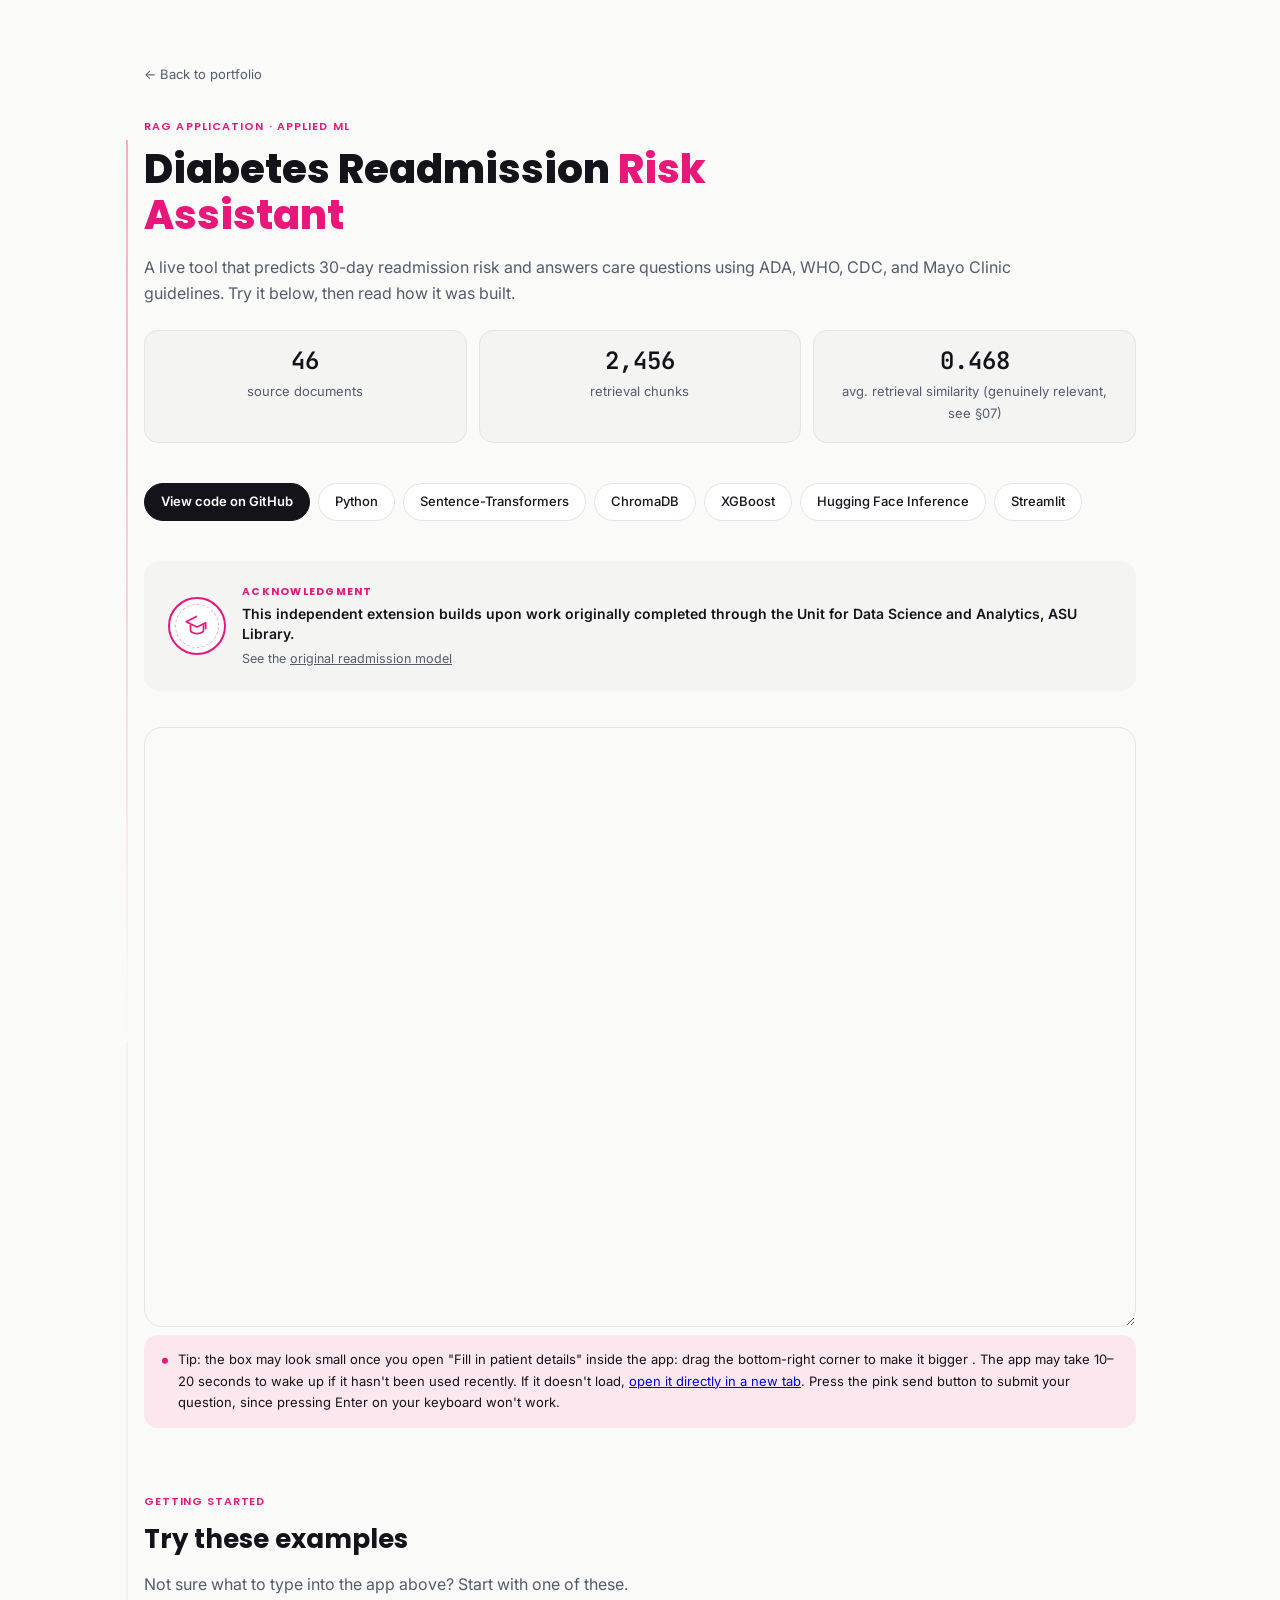
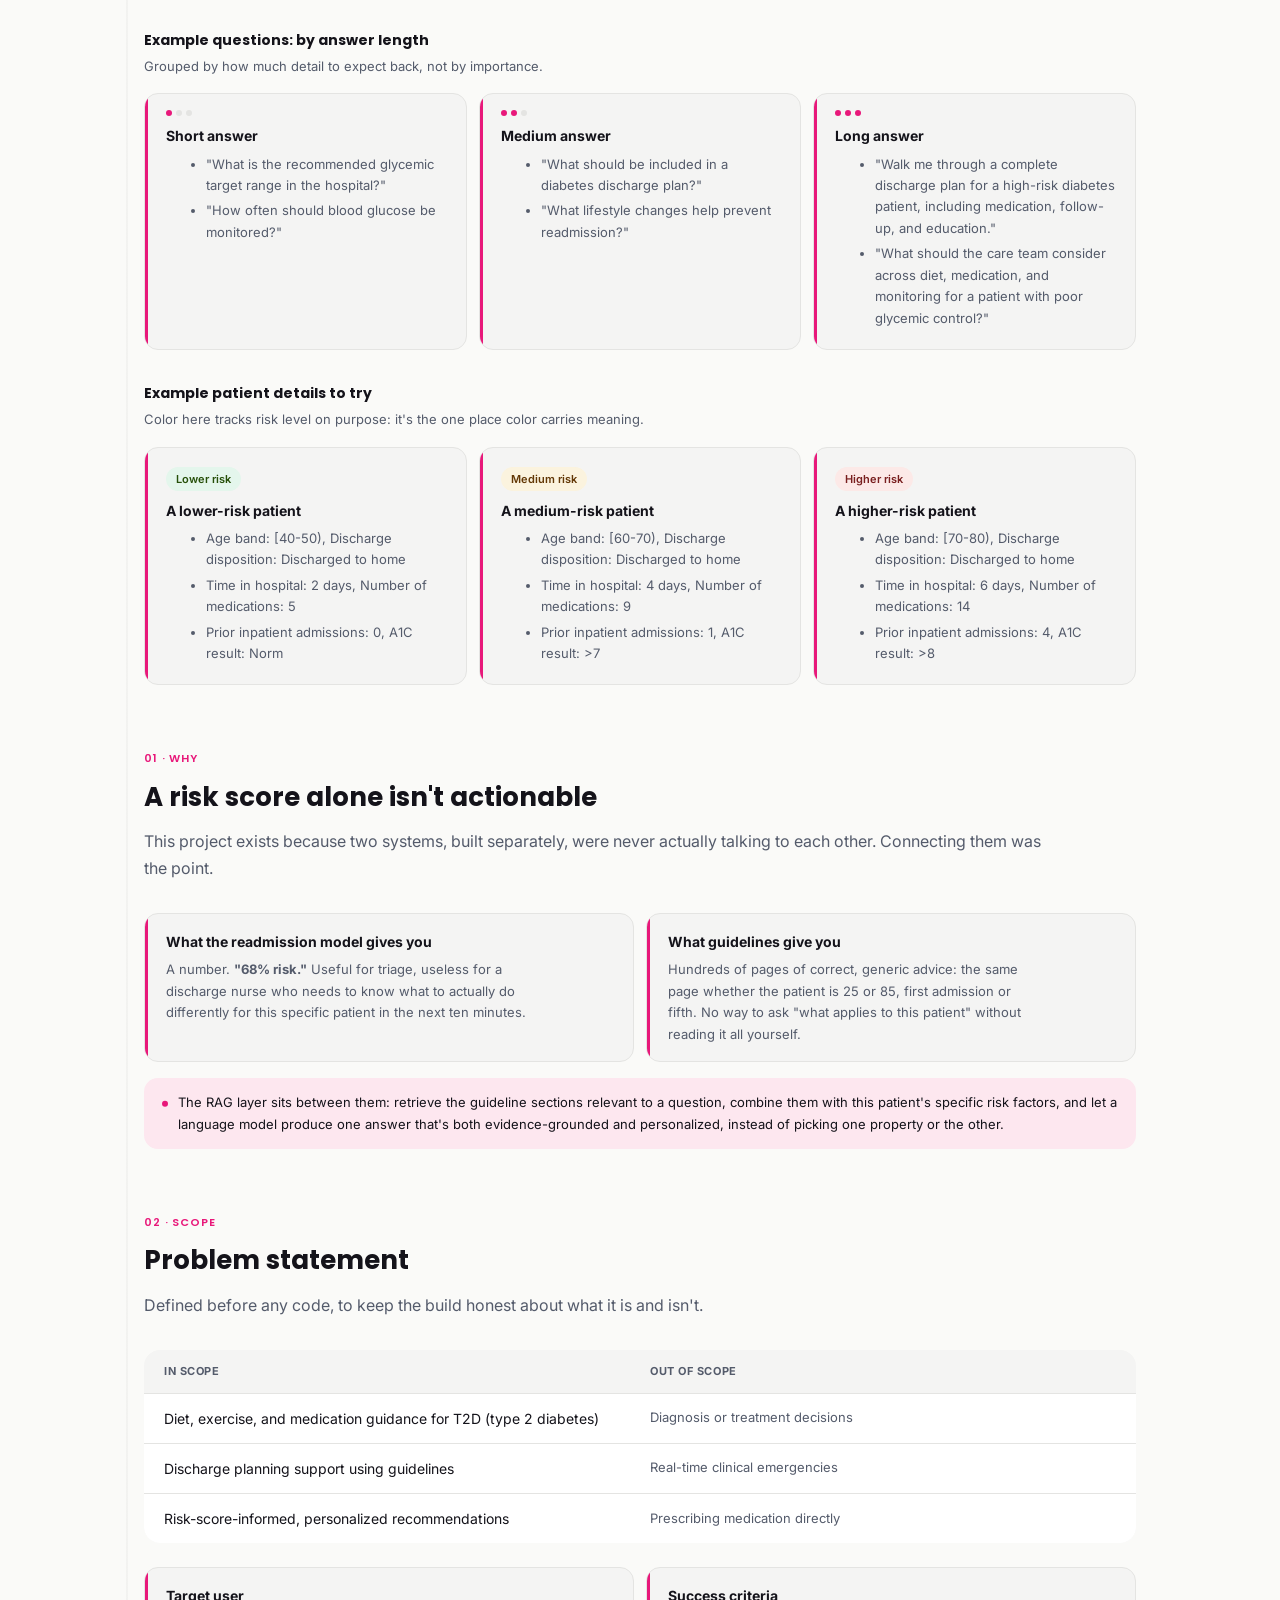
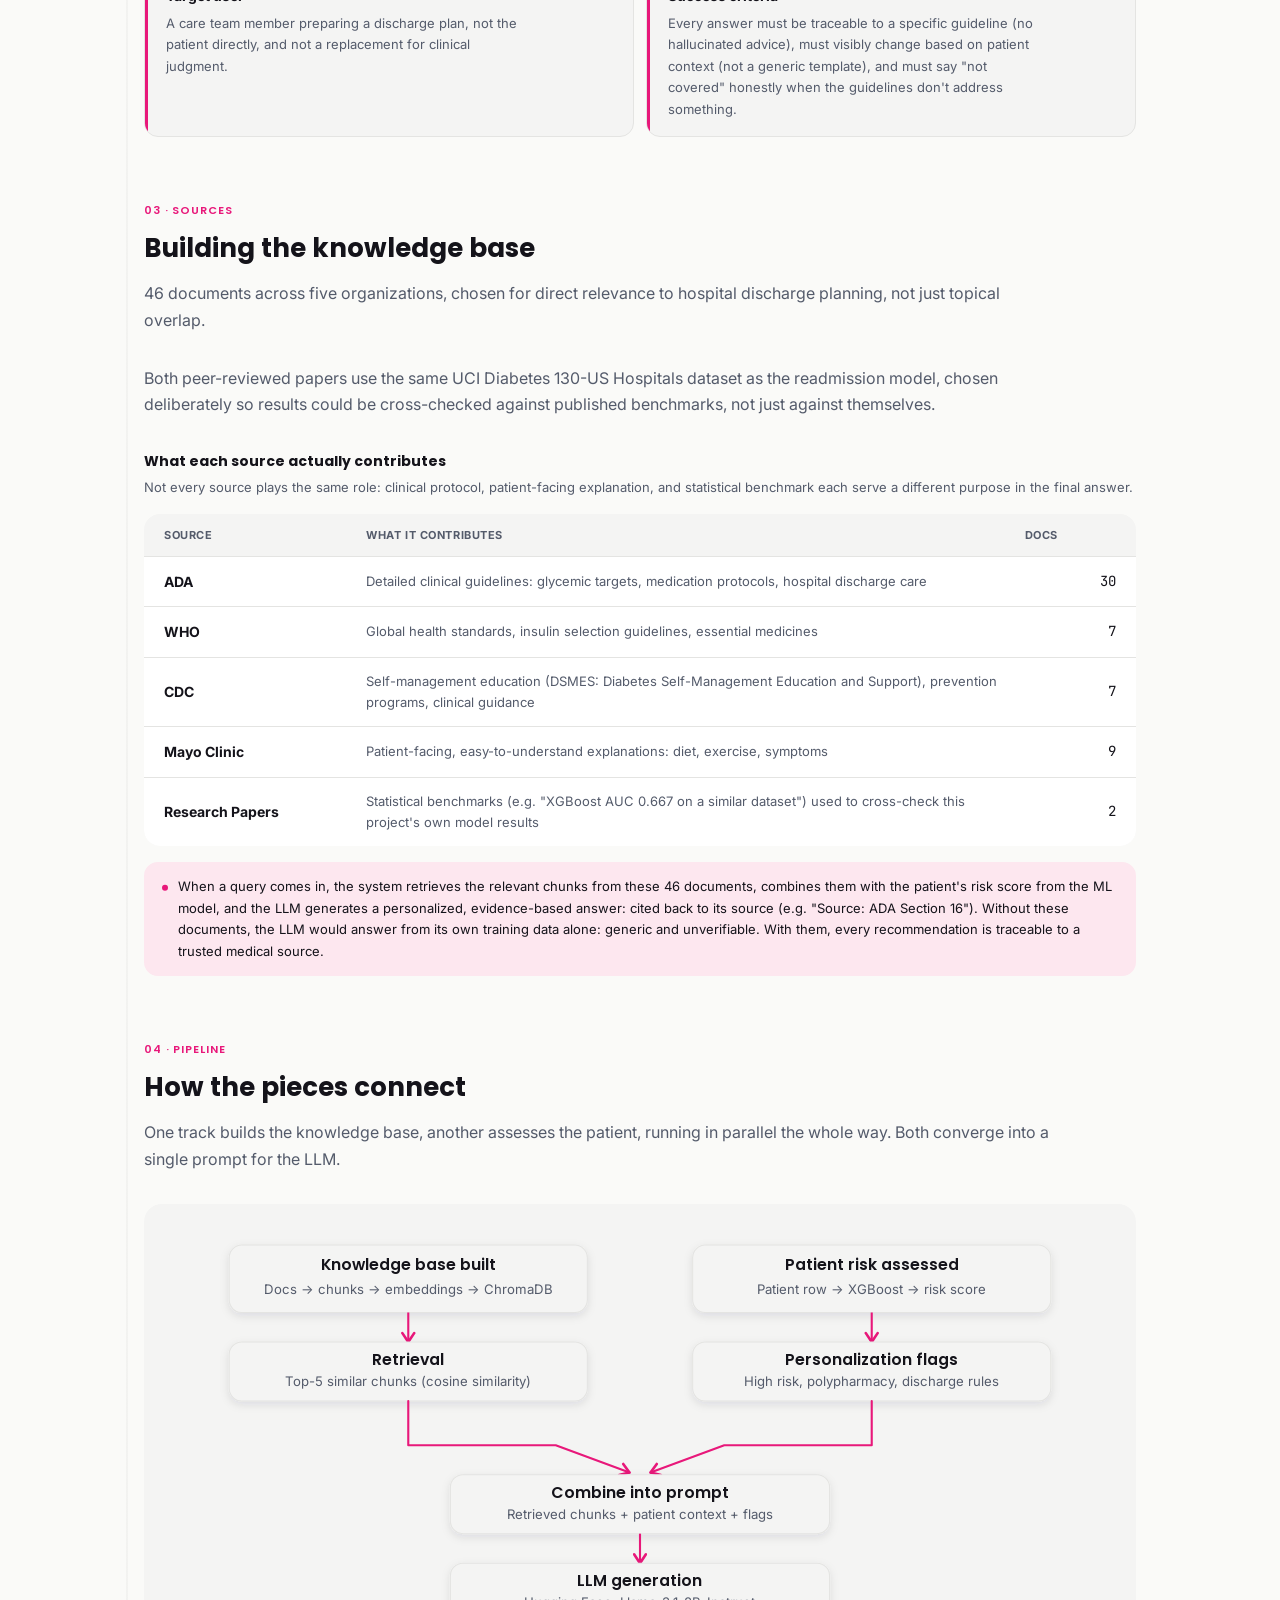
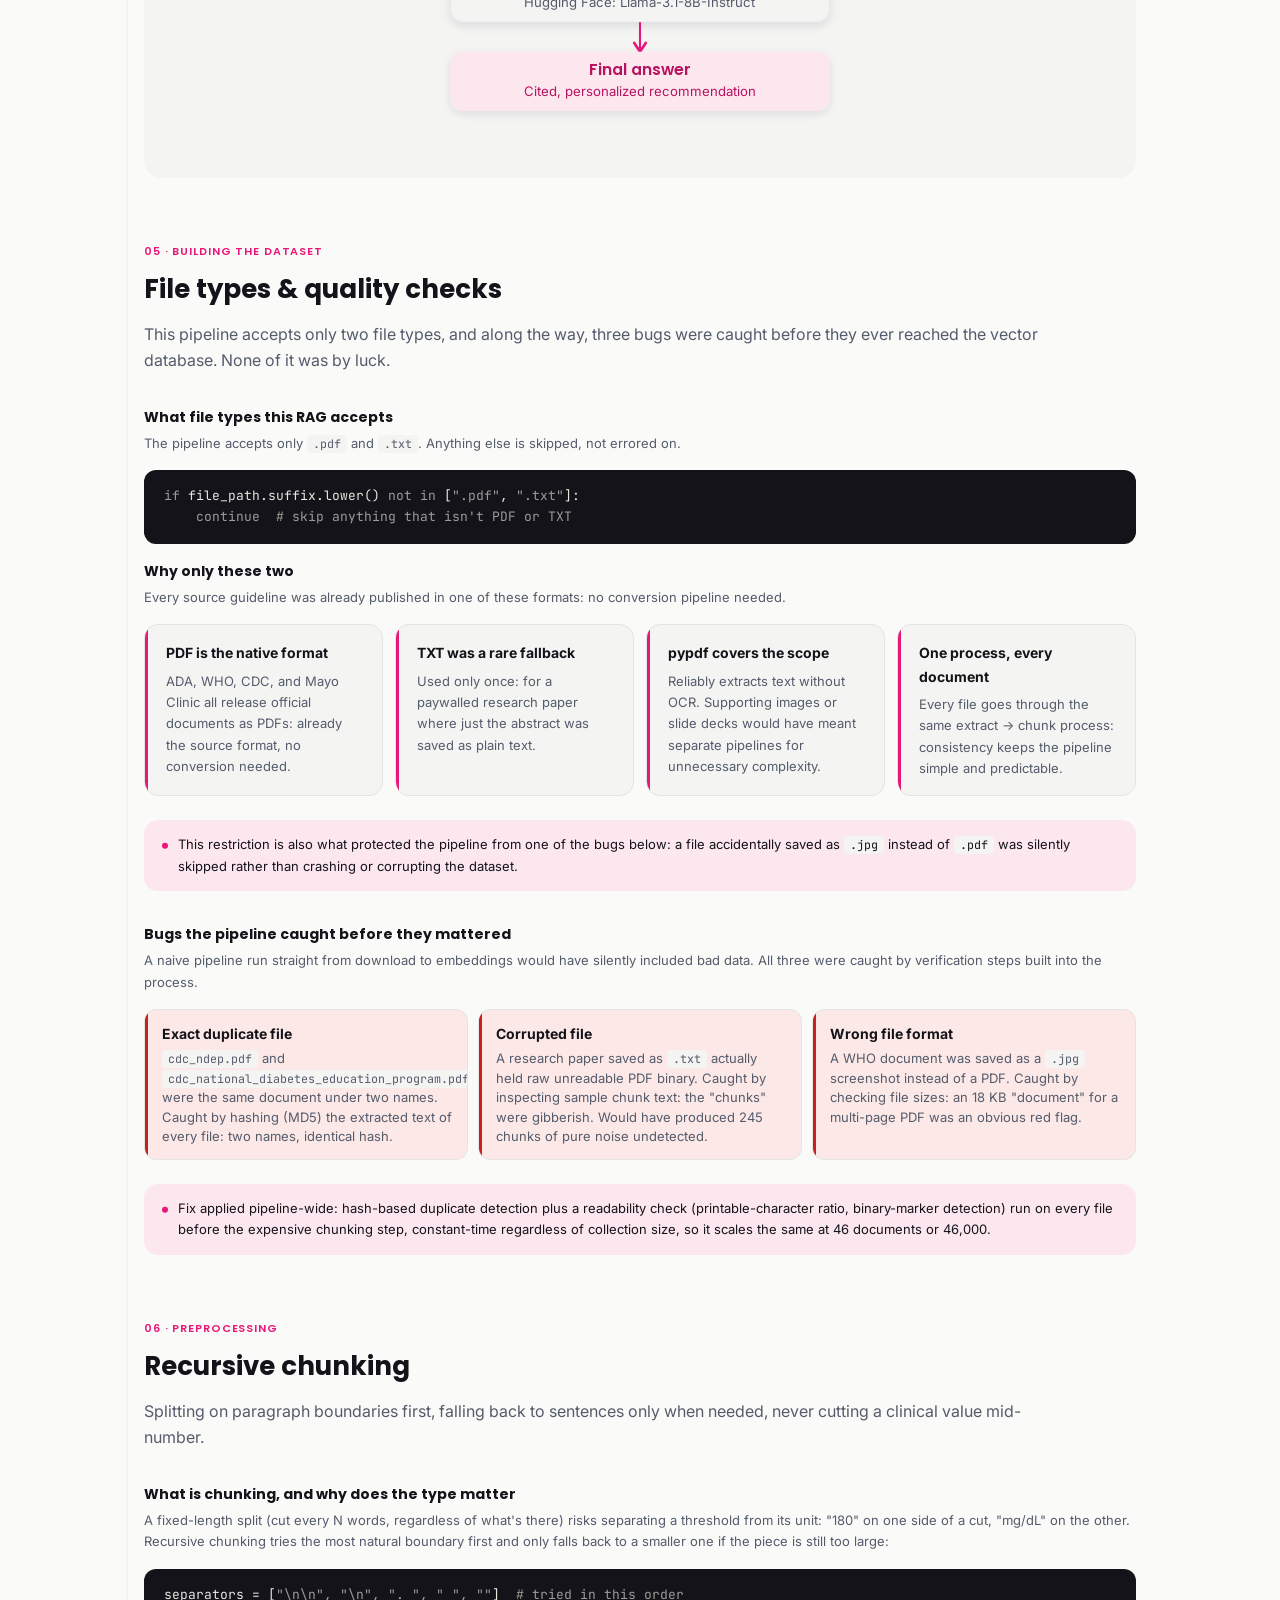
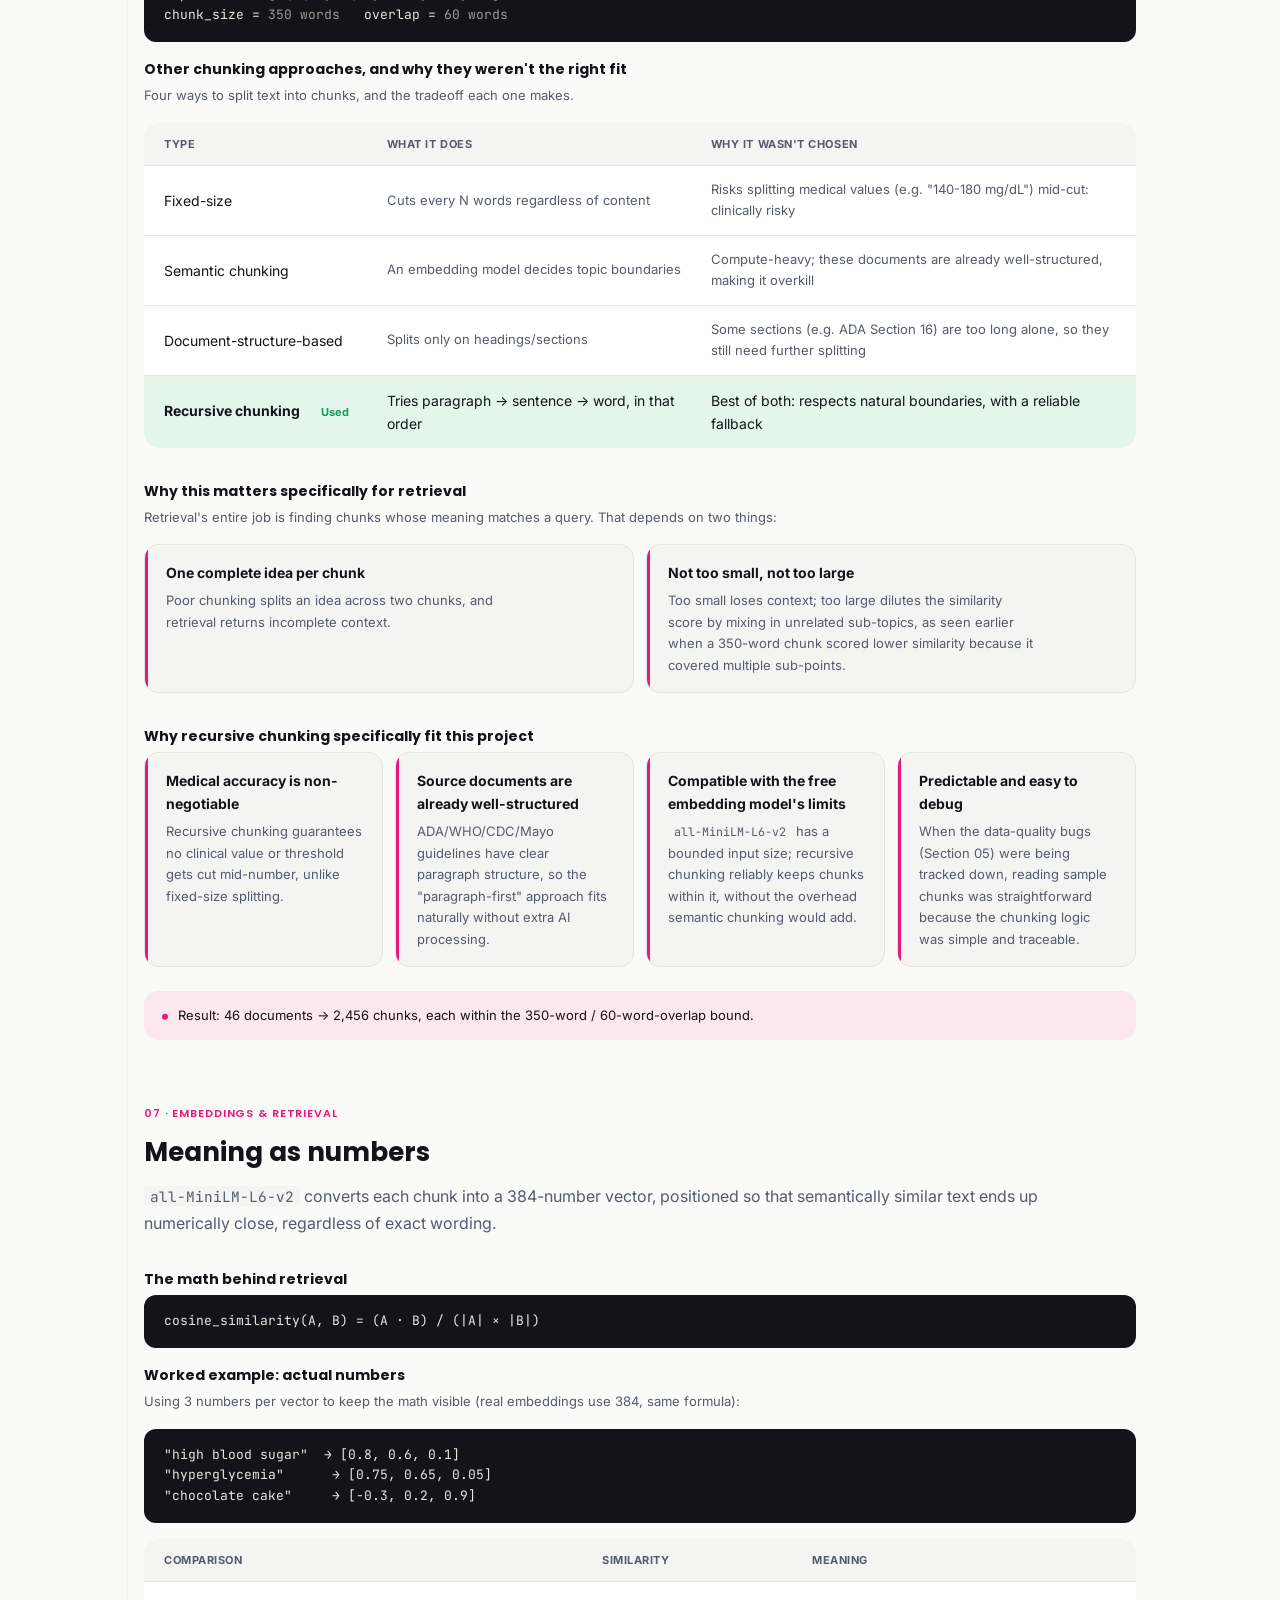
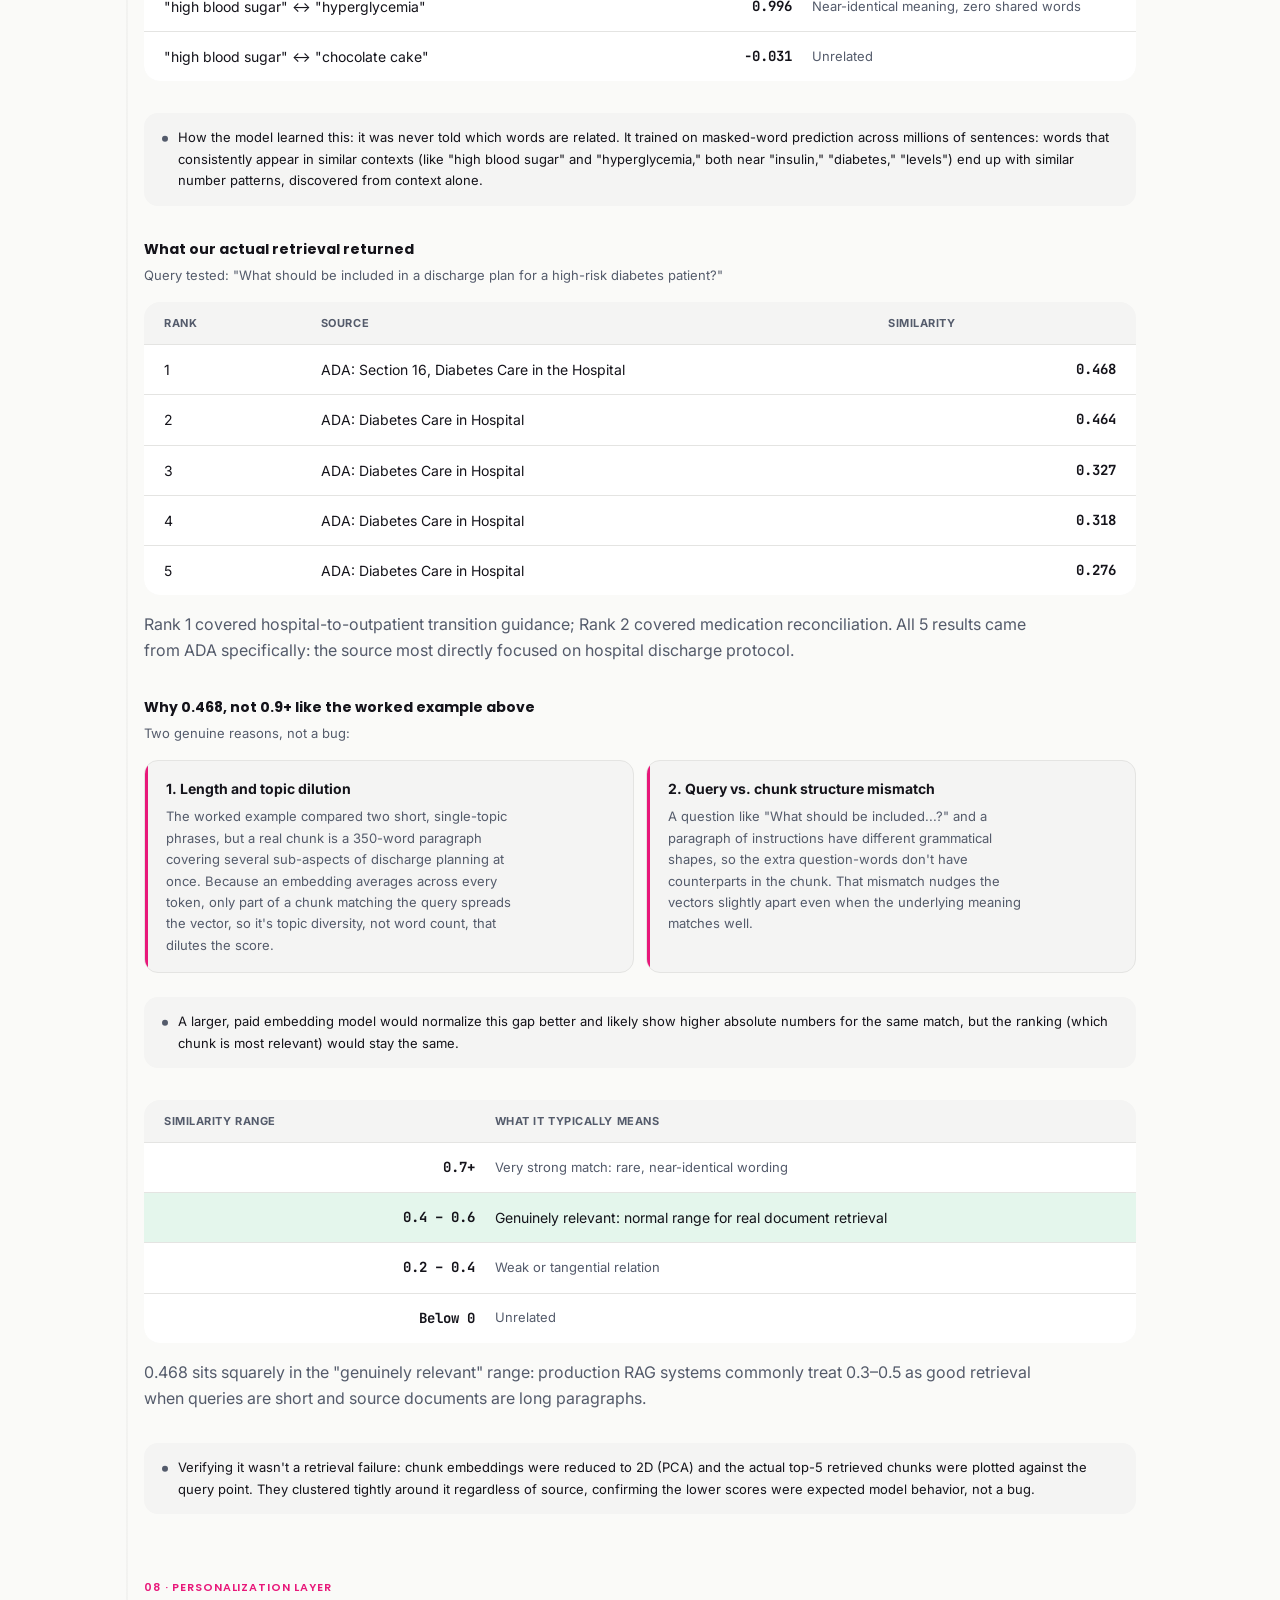
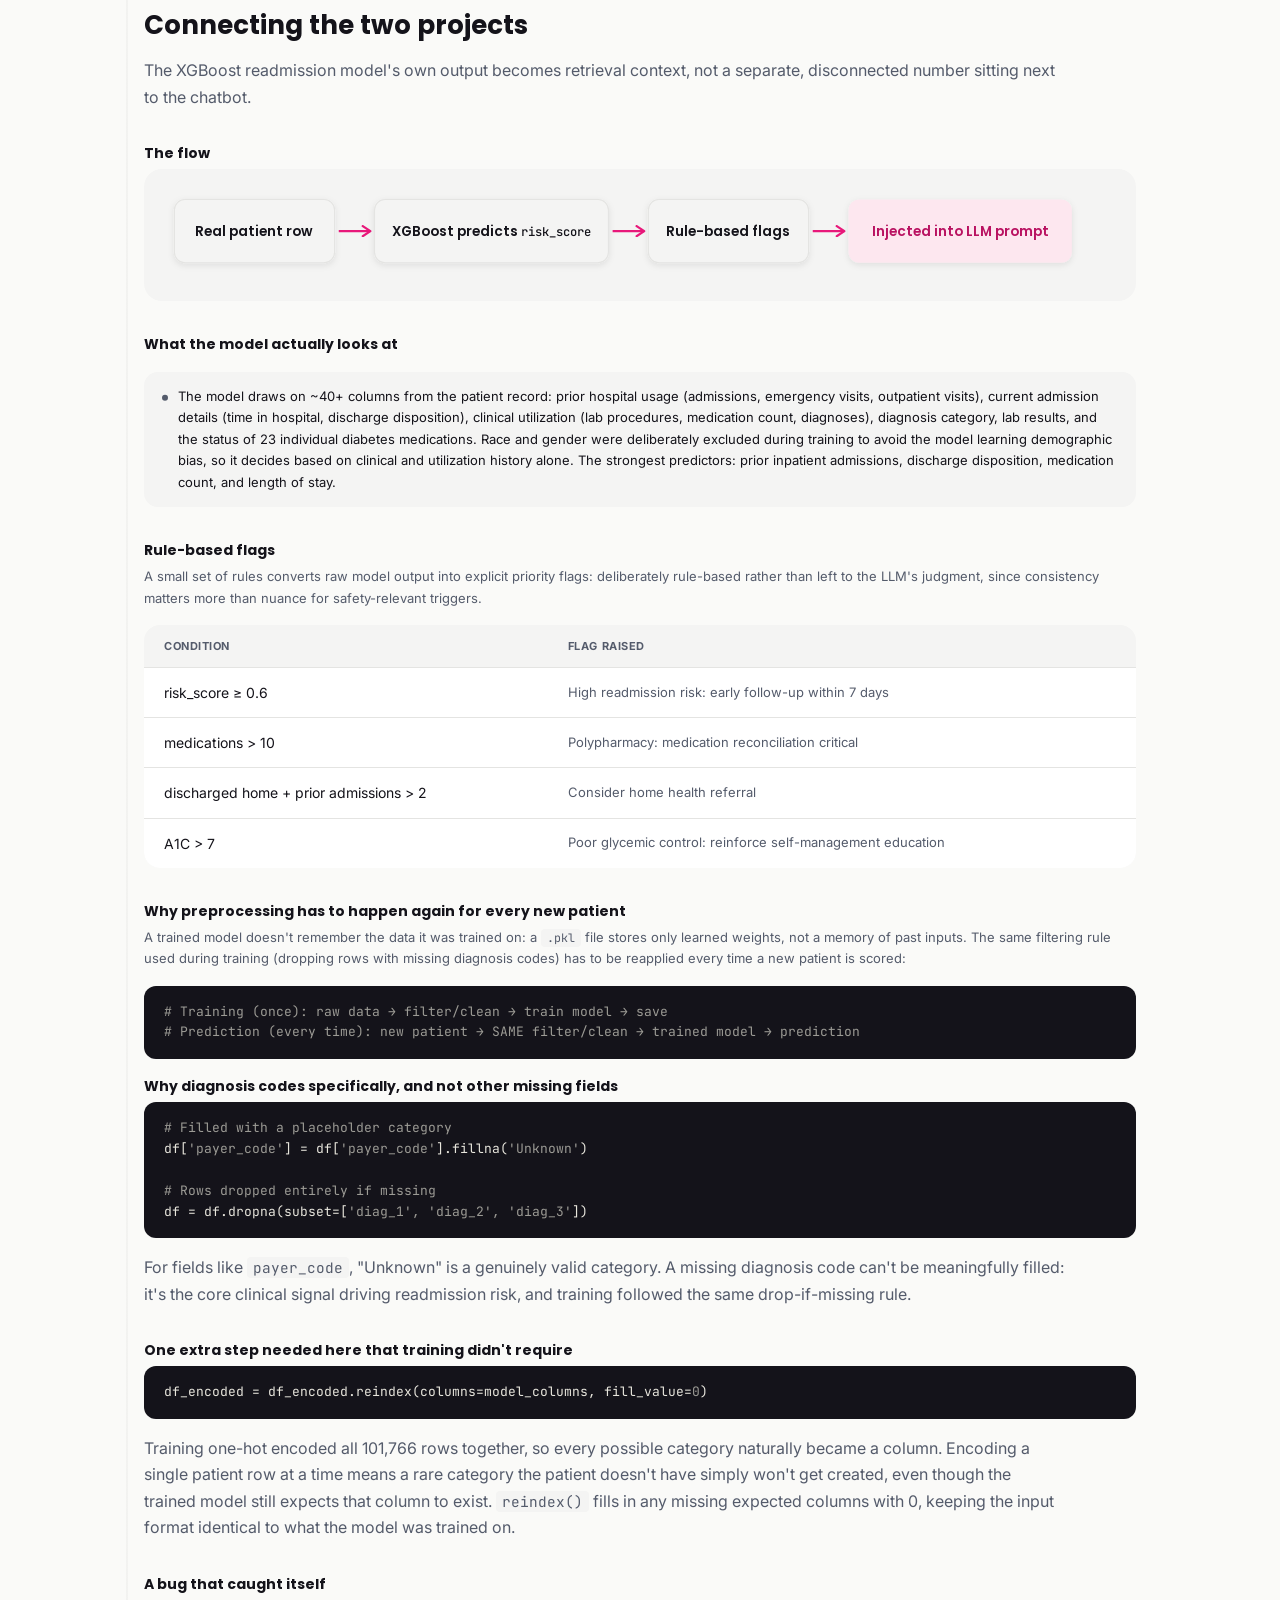
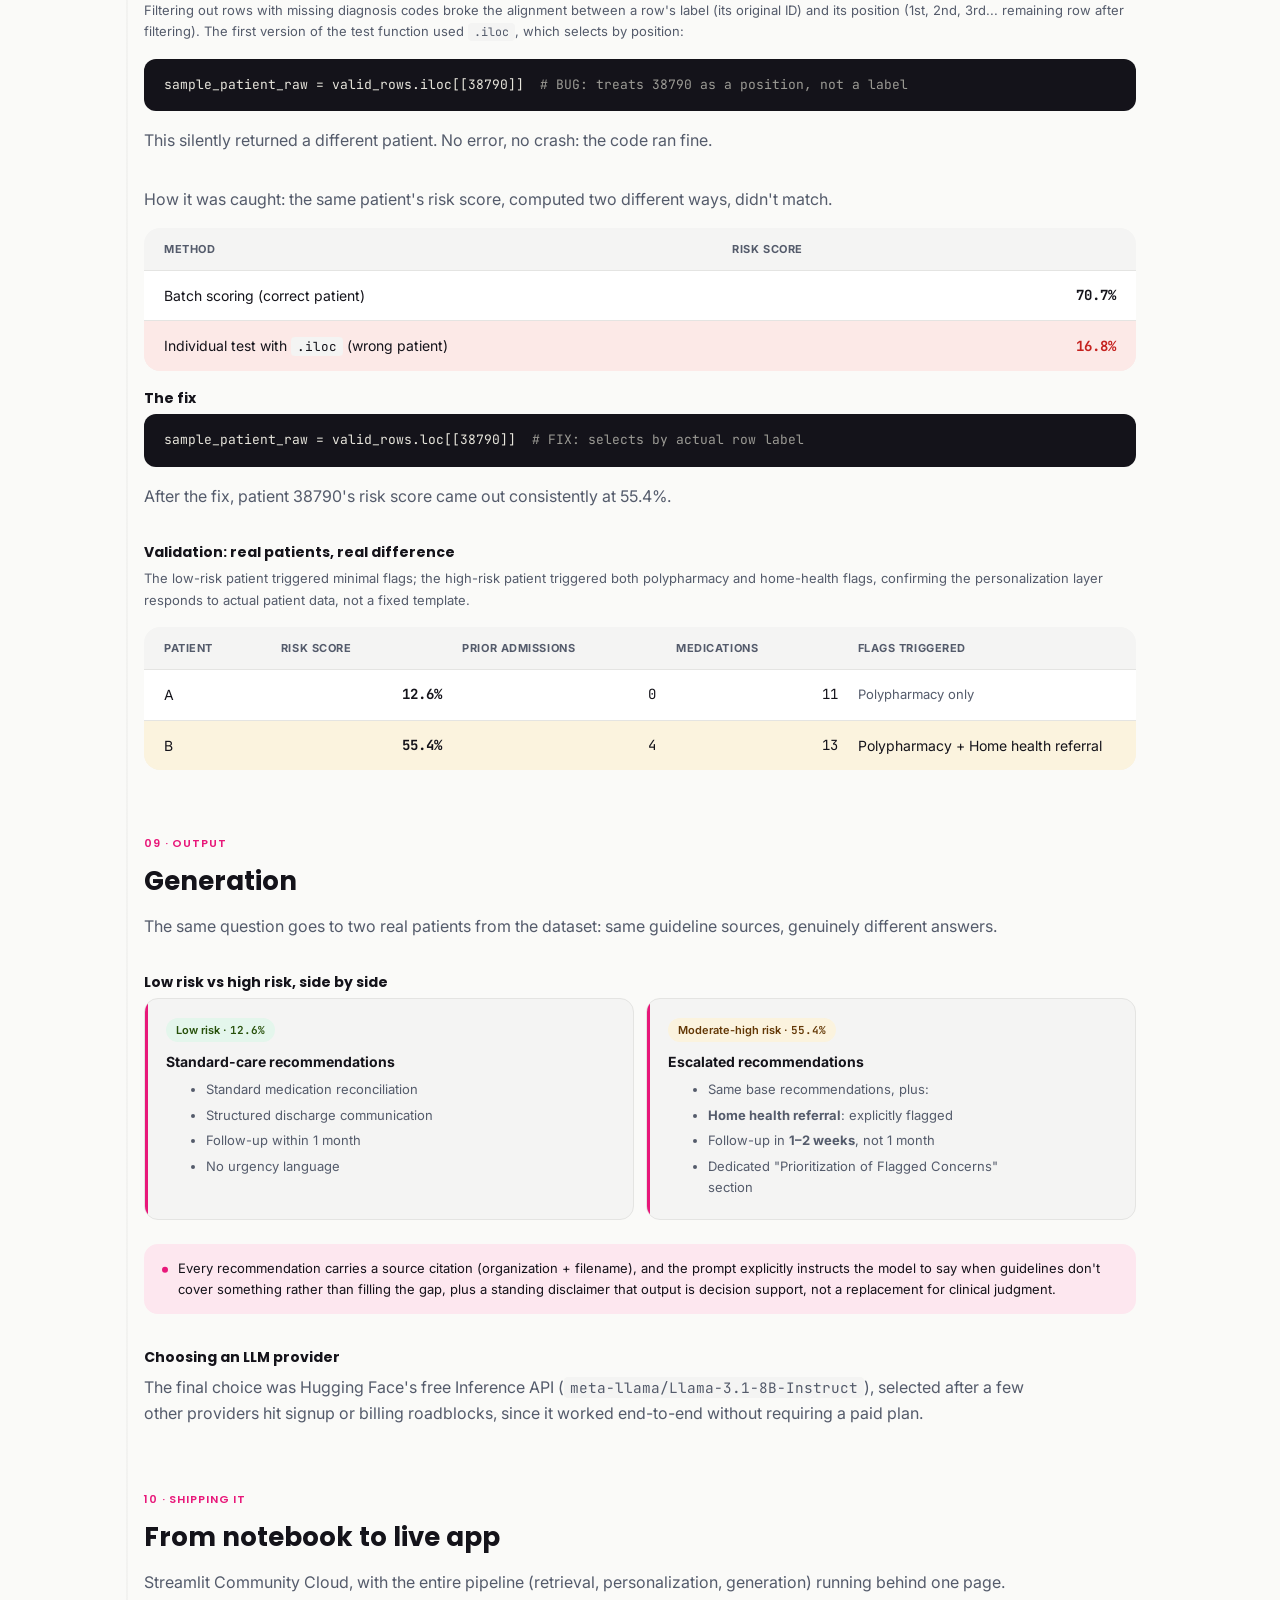
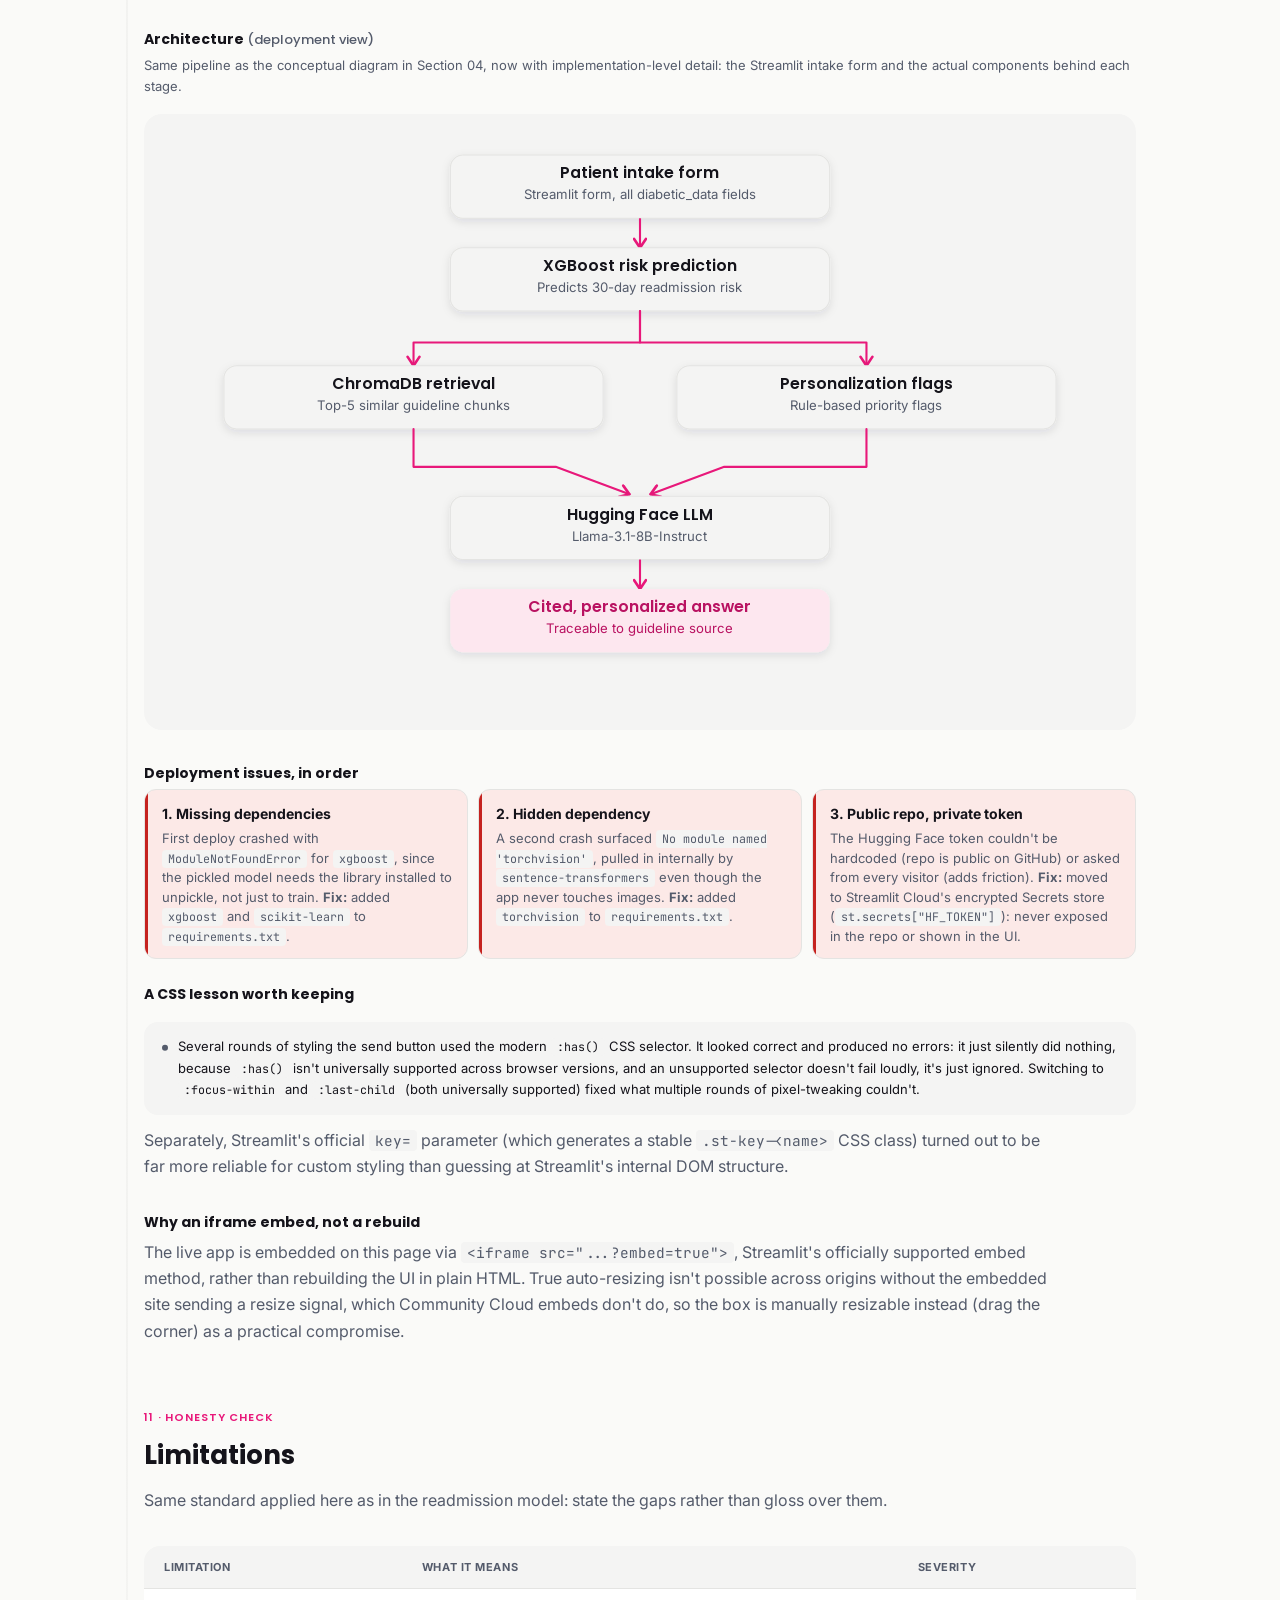
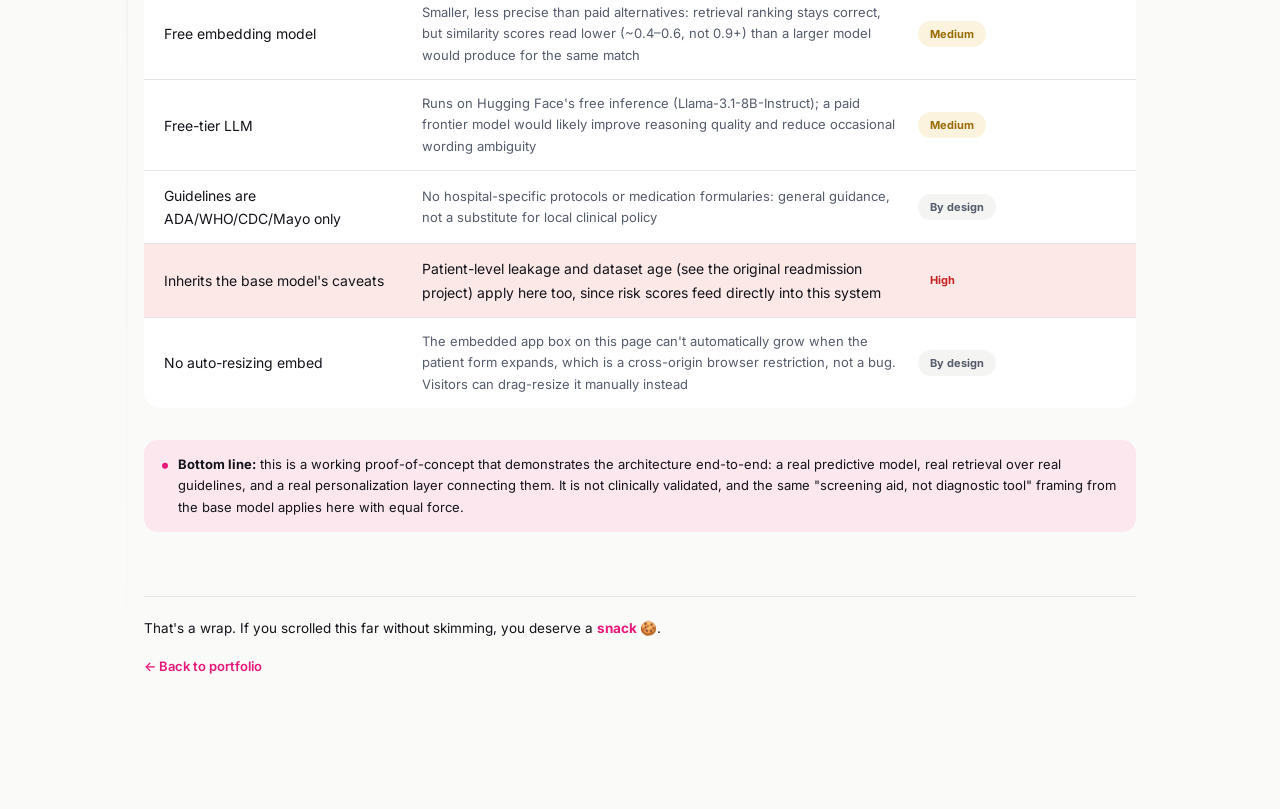
<file: projects/hospital_readmission_rag.html>
<!DOCTYPE html>
<html lang="en">
<head>
  <!-- Google tag (gtag.js) -->
  <script async src="https://www.googletagmanager.com/gtag/js?id=G-8GJ6KLD18J"></script>
  <script>
    window.dataLayer = window.dataLayer || [];
    function gtag(){dataLayer.push(arguments);}
    gtag('js', new Date());
    gtag('config', 'G-8GJ6KLD18J');
  </script>

<meta charset="UTF-8">
<meta name="viewport" content="width=device-width, initial-scale=1.0">
<title>Diabetes Readmission Risk Assistant | Rutuja Patel</title>
<link rel="icon" type="image/svg+xml" href="data:image/svg+xml,%3Csvg xmlns='http://www.w3.org/2000/svg' viewBox='0 0 64 64'%3E%3Cdefs%3E%3ClinearGradient id='g' x1='0%25' y1='0%25' x2='100%25' y2='100%25'%3E%3Cstop offset='0%25' stop-color='%23e8187a'/%3E%3Cstop offset='100%25' stop-color='%23f9004d'/%3E%3C/linearGradient%3E%3C/defs%3E%3Ccircle cx='32' cy='32' r='32' fill='url(%23g)'/%3E%3Ctext x='32' y='42' font-family='Poppins, Arial, sans-serif' font-weight='800' font-size='26' fill='white' text-anchor='middle'%3ERP%3C/text%3E%3C/svg%3E">
<link href="https://fonts.googleapis.com/css2?family=Poppins:wght@500;600;700;800&family=Inter:wght@400;500;600&family=JetBrains+Mono:wght@500;600&display=swap" rel="stylesheet">
<style>
  /* ============ DESIGN TOKENS ============ */
  :root {
    /* Brand — unified with homepage */
    --pink: #e8187a;
    --pink-dark: #b91261;
    --pink-tint: #FDE7EF;
    --black: #14131A;
    --gray-text: #545B6B;      /* darkened for contrast */
    --gray-text-soft: #6B7280;
    --card-bg: #F4F4F3;
    --border: #E4E4E2;
    --white: #FFFFFF;

    /* Semantic status colors — used ONLY for meaning (risk/severity/state) */
    --green: #0F9D58;    --green-tint: #E4F6EC;
    --amber: #9A6B00;    --amber-tint: #FBF3DE;
    --red: #C5221F;      --red-tint: #FCE9E7;
    --blue: #1A4480;     --blue-tint: #E8F0FE;

    --heading: 'Poppins', sans-serif;
    --mono: 'JetBrains Mono', 'Courier New', monospace;
    --body: 'Inter', -apple-system, sans-serif;

    /* Spacing scale — 8px base */
    --s1: 8px;  --s2: 16px; --s3: 24px; --s4: 32px;
    --s5: 40px; --s6: 48px; --s7: 64px; --s8: 80px;

    /* Type scale — 6 sizes only, every text style maps to one of these */
    --fs-h1: 40px;      /* page title */
    --fs-h2: 26px;      /* section title */
    --fs-body: 16px;    /* dek / intro paragraphs */
    --fs-base: 14px;    /* card titles, body copy, table cells */
    --fs-small: 13px;   /* descriptions, tags, muted supporting text */
    --fs-micro: 11px;   /* eyebrows, table headers, pills */
  }
  * { box-sizing: border-box; }
  html { scroll-behavior: smooth; }
  @media (prefers-reduced-motion: reduce) { html { scroll-behavior: auto; } }
  body {
    margin: 0;
    background: #FAFAF8;
    color: var(--black);
    font-family: var(--body);
    line-height: 1.65;
  }
  a { transition: color .15s ease; }
  :focus-visible { outline: 2px solid var(--pink); outline-offset: 2px; }
  .wrap { max-width: 1040px; margin: 0 auto; padding: var(--s7) var(--s3) 100px; position: relative; }
  .wrap::before {
    content: '';
    position: absolute; left: 6px; top: 140px; bottom: 60px; width: 2px;
    background: linear-gradient(var(--pink), transparent 6%, var(--border) 6%, var(--border) 94%, transparent);
    opacity: .35;
  }
  @media (max-width: 640px) { .wrap::before { display: none; } }

  /* ============ TOP BAR ============ */
  .crumb {
    font-size: var(--fs-small);
    color: var(--gray-text);
    margin: 0 0 var(--s4);
    display: flex;
    flex-wrap: wrap;
    justify-content: space-between;
    align-items: center;
    gap: var(--s1) var(--s2);
  }
  .crumb a { color: var(--gray-text); text-decoration: none; }
  .crumb a:hover { color: var(--pink); }


  .eyebrow {
    font-family: var(--heading); font-size: var(--fs-micro); font-weight: 600; letter-spacing: 0.1em;
    text-transform: uppercase; color: var(--pink); margin: 0 0 10px;
  }
  h1.title {
    font-family: var(--heading); font-weight: 800; font-size: var(--fs-h1);
    line-height: 1.15; margin: 0 0 var(--s2); max-width: 760px;
  }
  h1.title span { color: var(--pink); }
  .dek { font-size: var(--fs-body); color: var(--gray-text); max-width: 920px; margin: 0 0 var(--s3); }

  /* ============ STAT STRIP ============ */
  .stat-strip { display: grid; grid-template-columns: repeat(auto-fit, minmax(140px, 1fr)); gap: 12px; margin: 0 0 var(--s5); }
  .stat-strip > div {
    background: var(--card-bg); border: 1px solid var(--border); border-radius: 14px;
    padding: 18px 20px; text-align: center;
  }
  .stat-strip .stat-num {
    font-family: var(--mono); font-weight: 600; font-size: 24px; color: var(--black); margin: 0;
    line-height: 1;
  }
  .stat-strip .stat-label { font-size: var(--fs-small); color: var(--gray-text); margin: 8px 0 0; }

  .tag-row { display: flex; flex-wrap: wrap; gap: 8px; margin-bottom: var(--s5); }
  .tag {
    font-size: var(--fs-small); font-weight: 500; padding: 7px 16px; border-radius: 999px;
    border: 1px solid var(--border); color: var(--black); background: #fff;
  }
  .tag-github {
    display: inline-flex; align-items: center; gap: 6px;
    font-size: var(--fs-small); font-weight: 600; padding: 7px 16px; border-radius: 999px;
    background: var(--black); color: #fff; text-decoration: none; border: 1px solid var(--black);
  }
  .tag-github:hover { background: var(--pink); border-color: var(--pink); color: #fff; }

  /* ============ LIVE APP EMBED ============ */
  .app-frame {
    border-radius: 18px; overflow: hidden; border: 1px solid var(--border);
    resize: vertical; overflow-y: auto; min-height: 600px; margin-bottom: var(--s1);
    transition: border-color .15s ease;
  }
  .app-frame:hover { border-color: var(--pink); }
  .resize-hint-desktop { display: inline; }
  .resize-hint-mobile { display: none; }

  .section { margin-bottom: var(--s7); scroll-margin-top: 70px; }
  .section-eyebrow {
    font-family: var(--heading); font-size: var(--fs-micro); font-weight: 600; letter-spacing: 0.08em;
    text-transform: uppercase; color: var(--pink); margin: 0 0 8px;
  }
  h2.section-title { font-family: var(--heading); font-weight: 700; font-size: var(--fs-h2); margin: 0 0 10px; }
  .section-desc { font-size: var(--fs-body); color: var(--gray-text); max-width: 920px; margin: 0 0 var(--s4); }
  .chart-title { font-family: var(--heading); font-weight: 700; font-size: var(--fs-base); margin: 0 0 4px; color: var(--black); }
  .chart-sub { font-size: var(--fs-small); color: var(--gray-text); margin: 0 0 var(--s2); }

  /* ============ NEUTRAL CARDS (no arbitrary rainbow colors) ============ */
  .field-grid {
    display: grid; grid-template-columns: repeat(auto-fit, minmax(230px, 1fr)); gap: 12px;
  }
  .field-card {
    position: relative; overflow: hidden;
    border-radius: 14px; padding: 16px 18px 16px 21px;
    background: var(--card-bg); border: 1px solid var(--border);
  }
  .field-card::before {
    content: ''; position: absolute; left: 0; top: 0; bottom: 0; width: 3px;
    background: var(--pink);
  }
  .field-name { font-weight: 700; font-size: var(--fs-base); margin: 0 0 6px; color: var(--black); }
  .field-desc { font-size: var(--fs-small); color: var(--gray-text); margin: 0; max-width: 46ch; }
  .field-desc ul { margin: 6px 0 0; padding-left: 16px; }
  .field-desc li { margin-bottom: 4px; }

  .risk-badge {
    display: inline-block; font-size: var(--fs-micro); font-weight: 600;
    padding: 3px 10px; border-radius: 999px; margin-bottom: 8px;
  }
  .risk-badge.low  { background: var(--green-tint); color: #27500A; }
  .risk-badge.med  { background: var(--amber-tint); color: #633806; }
  .risk-badge.high { background: var(--red-tint);   color: #791F1F; }

  /* Length-indicator dots for the question-length examples */
  .len-dots { display: flex; gap: 4px; margin: 0 0 8px; }
  .len-dots span {
    width: 6px; height: 6px; border-radius: 50%; background: var(--border);
  }
  .len-dots span.on { background: var(--pink); }

  /* ============ RESPONSIVE DATA TABLES (fixed) ============ */
  /* Uses CSS Grid with named column-count classes instead of inline styles,
     so the mobile media query can reliably override them. */
  .dtable { background: var(--card-bg); border-radius: 16px; overflow: hidden; margin-bottom: var(--s2); }
  .drow {
    display: grid; align-items: center; padding: 13px 20px; column-gap: 20px;
    font-size: var(--fs-base); border-top: 1px solid var(--border);
  }
  .dhead {
    display: grid; padding: 12px 20px; column-gap: 20px; font-size: var(--fs-micro); font-weight: 700;
    text-transform: uppercase; letter-spacing: 0.05em; color: var(--gray-text);
    border-top: none;
  }
  .drow:first-of-type { border-top: none; }
  .drow { background: #fff; }
  .drow:hover { background: var(--card-bg); }
  .drow.hl-red   { background: var(--red-tint); }
  .drow.hl-amber { background: var(--amber-tint); }
  .drow.hl-green { background: var(--green-tint); }
  .dval { font-weight: 700; }
  .dcell-muted { font-size: var(--fs-small); color: var(--gray-text); }
  /* Numeric cells: right-align + mono + tabular figures so digits line up for scanning.
     Combine with .dval for emphasis; use alone for plain counts. */
  .dnum {
    font-family: var(--mono); text-align: right; justify-self: end;
    font-variant-numeric: tabular-nums;
  }

  .cols-2 { grid-template-columns: 1fr 1fr; }
  .cols-2b { grid-template-columns: 2fr 1.4fr; }
  .cols-3b { grid-template-columns: 1.2fr 2.4fr; }
  .cols-3c { grid-template-columns: 0.6fr 2.4fr 1fr; }
  .cols-3d { grid-template-columns: 1.4fr 2fr; }
  .cols-3e { grid-template-columns: 1fr 1.5fr 2fr; }
  .cols-3f { grid-template-columns: 1.2fr 2.4fr 1fr; }
  .cols-3g { grid-template-columns: 0.8fr 2.8fr 0.4fr; }
  .cols-5  { grid-template-columns: 0.6fr 1fr 1.2fr 1fr 1.6fr; }

  .status-pill {
    font-size: var(--fs-micro); font-weight: 700; padding: 4px 12px; border-radius: 999px;
    display: inline-block; width: fit-content;
  }
  .status-red { background: var(--red-tint); color: var(--red); }
  .status-amber { background: var(--amber-tint); color: var(--amber); }
  .status-green { background: var(--green-tint); color: var(--green); }
  .status-blue { background: var(--card-bg); color: var(--gray-text); }

  .callout {
    display: flex; gap: 10px; align-items: baseline;
    background: var(--pink-tint); border-radius: 14px; padding: 14px 18px; margin-top: var(--s2);
  }
  .callout p { font-size: var(--fs-small); color: var(--black); margin: 0; }
  .callout .dot {
    width: 6px; height: 6px; border-radius: 50%; background: var(--pink); flex-shrink: 0;
    align-self: flex-start; transform: translateY(0.55em); /* centers on first line regardless of font-size */
  }
  .callout.neutral { background: var(--card-bg); }
  .callout.neutral .dot { background: var(--gray-text); }

  .ack-seal-row {
    display: flex; align-items: center; gap: 16px;
    margin: 24px 0 36px; padding: 22px 24px; border-radius: 16px;
    background: var(--card-bg);
  }
  .ack-seal {
    width: 58px; height: 58px; border-radius: 50%; border: 2px solid var(--pink);
    display: flex; align-items: center; justify-content: center; flex-shrink: 0;
    background: #fff; position: relative;
  }
  .ack-seal::before {
    content: ''; position: absolute; inset: 5px; border-radius: 50%;
    border: 1px dashed #f2a9c7;
    animation: ack-spin 14s linear infinite;
  }
  .ack-seal::after {
    content: ''; position: absolute; inset: 0; border-radius: 50%;
    border: 2px solid var(--pink); opacity: 0;
    animation: ack-ping 1.1s ease-out .6s 1;
  }
  @keyframes ack-spin { to { transform: rotate(360deg); } }
  @keyframes ack-ping { 0% { opacity: .7; transform: scale(1); } 100% { opacity: 0; transform: scale(1.6); } }
  @media (prefers-reduced-motion: reduce) {
    .ack-seal::before, .ack-seal::after { animation: none; }
  }
  .ack-eyebrow {
    font-family: var(--heading); font-size: 10.5px; font-weight: 700; letter-spacing: .12em;
    text-transform: uppercase; color: var(--pink); margin-bottom: 4px;
  }
  .ack-main { font-size: 14px; font-weight: 600; color: var(--black); line-height: 1.45; }
  .ack-sub { font-size: 12.5px; color: var(--gray-text); margin-top: 4px; }

  .chart-card { background: var(--card-bg); border-radius: 18px; padding: 20px 22px; margin-bottom: var(--s4); }
  /* Explicit mobile-only "swipe" hint for the horizontally-scrollable
     architecture SVGs below: on a real phone the native scrollbar is often
     invisible until touched, so a fade alone isn't enough of a cue. */
  .dg-hint { display: none; }

  .code-block {
    position: relative;
    background: var(--black); color: #E8E6DD; font-family: var(--mono);
    font-size: var(--fs-small); line-height: 1.6; padding: 16px 20px; border-radius: 12px;
    overflow-x: auto; margin: 0 0 var(--s2); white-space: pre;
    -webkit-overflow-scrolling: touch;
    /* Fade cue on the right edge signals more content when scrollable on mobile */
    background-image: linear-gradient(var(--black), var(--black)),
      linear-gradient(to right, transparent, var(--black) 90%);
    background-repeat: no-repeat;
    background-size: 100% 100%, 24px 100%;
    background-position: 0 0, 100% 0;
    background-attachment: local, scroll;
  }
  .code-block .cm { color: #9C9B95; }
  code { font-family: var(--mono); background: var(--card-bg); padding: 1px 6px; border-radius: 4px; font-size: 0.9em; }

  .source-grid { display: grid; grid-template-columns: repeat(3, 1fr); gap: 10px; margin-bottom: var(--s3); }
  .source-card {
    position: relative; overflow: hidden;
    border-radius: 12px; padding: 12px 14px 12px 17px; background: var(--card-bg);
    border: 1px solid var(--border);
  }
  .source-card::before {
    content: ''; position: absolute; left: 0; top: 0; bottom: 0; width: 3px;
    background: var(--pink);
  }
  .source-card.problem::before { background: var(--red); }
  .source-card.problem { background: var(--red-tint); }
  .source-name { font-weight: 700; font-size: var(--fs-base); margin: 0 0 4px; display: flex; align-items: center; gap: 6px; }
  .source-role { font-size: var(--fs-small); margin: 0; color: var(--gray-text); line-height: 1.5; }

  /* Back to top */
  .to-top {
    position: fixed; bottom: 24px; right: 24px; z-index: 60;
    width: 44px; height: 44px; border-radius: 50%; background: var(--pink); color: #fff;
    border: none; display: flex; align-items: center; justify-content: center;
    font-size: 18px; cursor: pointer; box-shadow: 0 4px 16px rgba(232,24,122,.35);
    opacity: 0; pointer-events: none; transition: opacity .2s ease, transform .2s ease;
  }
  .to-top.show { opacity: 1; pointer-events: auto; }
  .to-top:hover { transform: translateY(-2px); }

  /* ============ RESPONSIVE — the actual fix ============ */
  @media (max-width: 640px) {
    h1.title { font-size: 30px; }
    .wrap { padding-top: var(--s5); padding-left: 16px; padding-right: 16px; }
    .source-grid { grid-template-columns: 1fr; }
    .app-frame { min-height: 600px; }
    .resize-hint-desktop { display: none; }
    .resize-hint-mobile { display: inline; }

    /* Every data-table row collapses to a labelled single column.
       !important is required here because inline-style specificity
       previously broke this same breakpoint. */
    .dhead { display: none !important; }
    .drow {
      grid-template-columns: 1fr !important;
      gap: 4px;
      padding: 14px 16px;
    }
    .drow > span { font-size: 13px; text-align: left; justify-self: start; }
    .drow > span:not(:first-child)::before {
      content: attr(data-label);
      display: block;
      font-size: 10.5px;
      font-weight: 700;
      text-transform: uppercase;
      letter-spacing: .04em;
      color: var(--gray-text-soft);
      margin-top: 4px;
    }

    /* The three architecture/pipeline SVGs (viewBox 900 wide) render their
       text illegibly small once width:100% squashes them into a ~330px
       phone screen. Give them a scrollable floor instead of letting them
       shrink, same fix already used for the .dg-wrap diagrams elsewhere
       on the site. */
    .chart-card { overflow-x: auto; position: relative; -webkit-overflow-scrolling: touch; }
    .chart-card svg[viewBox$=" 900 500"],
    .chart-card svg[viewBox$=" 900 80"],
    .chart-card svg[viewBox$=" 900 540"] {
      min-width: 640px;
      width: 640px;
    }
    /* Fade cue on the right edge signals more content when scrollable,
       same treatment as the .dg-wrap diagrams elsewhere on the site. */
    .chart-card::after {
      content: '';
      position: absolute; top: 0; right: 0; bottom: 8px; width: 36px;
      background: linear-gradient(to right, transparent, rgba(244,244,243,0.98) 70%);
      pointer-events: none;
    }
    .dg-hint {
      display: inline-flex; align-items: center; gap: 6px;
      font-size: 11.5px; font-weight: 600; color: var(--pink);
      background: var(--pink-tint); border-radius: 999px;
      padding: 5px 12px; margin: 0 0 8px; width: fit-content;
    }
  }

  @media (max-width: 420px) {
    .wrap { padding-left: 14px; padding-right: 14px; }
    h1.title { font-size: 26px; }
    h2.section-title { font-size: 22px; }
  }
</style>
</head>
<body>

<button class="to-top" id="toTop" aria-label="Back to top">↑</button>

<div class="wrap">

  <p class="crumb">
    <a href="/#portfolio">← Back to portfolio</a>
  </p>

  <p class="eyebrow" id="hero">RAG Application · Applied ML</p>
  <h1 class="title">Diabetes Readmission <span>Risk Assistant</span></h1>
  <p class="dek">
    A live tool that predicts 30-day readmission risk and answers care questions using ADA, WHO, CDC, and
    Mayo Clinic guidelines. Try it below, then read how it was built.
  </p>

  <div class="stat-strip">
    <div><p class="stat-num">46</p><p class="stat-label">source documents</p></div>
    <div><p class="stat-num">2,456</p><p class="stat-label">retrieval chunks</p></div>
    <div><p class="stat-num">0.468</p><p class="stat-label">avg. retrieval similarity (genuinely relevant, see §07)</p></div>
  </div>

  <div class="tag-row">
    <a class="tag-github" href="https://github.com/analyzewithrutuja/diabetes-rag-app" target="_blank" rel="noopener">View code on GitHub</a>
    <span class="tag">Python</span>
    <span class="tag">Sentence-Transformers</span>
    <span class="tag">ChromaDB</span>
    <span class="tag">XGBoost</span>
    <span class="tag">Hugging Face Inference</span>
    <span class="tag">Streamlit</span>
  </div>

  <div class="ack-seal-row">
    <div class="ack-seal">
      <svg width="26" height="26" viewBox="0 0 24 24" fill="none"><path d="M12 3L2 8l10 5 8-4v6" stroke="#e8187a" stroke-width="1.6" stroke-linejoin="round"/><path d="M6 10.5V16c0 1.5 2.5 3 6 3s6-1.5 6-3v-5.5" stroke="#e8187a" stroke-width="1.6" stroke-linejoin="round"/></svg>
    </div>
    <div>
      <div class="ack-eyebrow">Acknowledgment</div>
      <div class="ack-main">This independent extension builds upon work originally completed through the Unit for Data Science and Analytics, ASU Library.</div>
      <div class="ack-sub">See the <a href="hospital_readmission.html" style="color:var(--gray-text);text-decoration:underline">original readmission model</a></div>
    </div>
  </div>

  <div class="app-frame" id="try-it">
    <iframe
      src="https://hospital-readmission-assistant.streamlit.app/?embed=true"
      style="width:100%;height:560px;border:none;display:block"
      title="Diabetes Readmission Risk Assistant: live app">
    </iframe>
  </div>
  <div class="callout" style="margin-top:0; margin-bottom:var(--s7);">
    <span class="dot"></span>
    <p>Tip: the box may look small once you open "Fill in patient details" inside the app:
    <span class="resize-hint-desktop">drag the bottom-right corner to make it bigger</span>
    <span class="resize-hint-mobile">scroll within the box, or open it full-screen using the button above</span>.
    The app may take 10–20 seconds to wake up if it hasn't been used recently. If it doesn't load,
    <a href="https://hospital-readmission-assistant.streamlit.app/" target="_blank" rel="noopener">open it directly in a new tab</a>.
    Press the pink send button to submit your question, since pressing Enter on your keyboard won't work.</p>
  </div>

  <div class="section">
    <p class="section-eyebrow">Getting Started</p>
    <h2 class="section-title">Try these examples</h2>
    <p class="section-desc">Not sure what to type into the app above? Start with one of these.</p>

    <p class="chart-title">Example questions: by answer length</p>
    <p class="chart-sub">Grouped by how much detail to expect back, not by importance.</p>

    <div class="field-grid" style="margin-bottom:var(--s4);">
      <div class="field-card">
        <div class="len-dots"><span class="on"></span><span></span><span></span></div>
        <p class="field-name">Short answer</p>
        <ul class="field-desc">
          <li>"What is the recommended glycemic target range in the hospital?"</li>
          <li>"How often should blood glucose be monitored?"</li>
        </ul>
      </div>
      <div class="field-card">
        <div class="len-dots"><span class="on"></span><span class="on"></span><span></span></div>
        <p class="field-name">Medium answer</p>
        <ul class="field-desc">
          <li>"What should be included in a diabetes discharge plan?"</li>
          <li>"What lifestyle changes help prevent readmission?"</li>
        </ul>
      </div>
      <div class="field-card">
        <div class="len-dots"><span class="on"></span><span class="on"></span><span class="on"></span></div>
        <p class="field-name">Long answer</p>
        <ul class="field-desc">
          <li>"Walk me through a complete discharge plan for a high-risk diabetes patient, including medication, follow-up, and education."</li>
          <li>"What should the care team consider across diet, medication, and monitoring for a patient with poor glycemic control?"</li>
        </ul>
      </div>
    </div>

    <p class="chart-title">Example patient details to try</p>
    <p class="chart-sub">Color here tracks risk level on purpose: it's the one place color carries meaning.</p>

    <div class="field-grid">
      <div class="field-card">
        <span class="risk-badge low">Lower risk</span>
        <p class="field-name">A lower-risk patient</p>
        <ul class="field-desc">
          <li>Age band: [40-50), Discharge disposition: Discharged to home</li>
          <li>Time in hospital: 2 days, Number of medications: 5</li>
          <li>Prior inpatient admissions: 0, A1C result: Norm</li>
        </ul>
      </div>
      <div class="field-card">
        <span class="risk-badge med">Medium risk</span>
        <p class="field-name">A medium-risk patient</p>
        <ul class="field-desc">
          <li>Age band: [60-70), Discharge disposition: Discharged to home</li>
          <li>Time in hospital: 4 days, Number of medications: 9</li>
          <li>Prior inpatient admissions: 1, A1C result: &gt;7</li>
        </ul>
      </div>
      <div class="field-card">
        <span class="risk-badge high">Higher risk</span>
        <p class="field-name">A higher-risk patient</p>
        <ul class="field-desc">
          <li>Age band: [70-80), Discharge disposition: Discharged to home</li>
          <li>Time in hospital: 6 days, Number of medications: 14</li>
          <li>Prior inpatient admissions: 4, A1C result: &gt;8</li>
        </ul>
      </div>
    </div>
  </div>

  <div class="section" id="s01">
    <p class="section-eyebrow">01 · Why</p>
    <h2 class="section-title">A risk score alone isn't actionable</h2>
    <p class="section-desc">This project exists because two systems, built separately, were never actually talking to each other. Connecting them was the point.</p>

    <div class="field-grid">
      <div class="field-card">
        <p class="field-name">What the readmission model gives you</p>
        <p class="field-desc">A number. <strong>"68% risk."</strong> Useful for triage, useless for a discharge nurse who needs to know what to actually do differently for this specific patient in the next ten minutes.</p>
      </div>
      <div class="field-card">
        <p class="field-name">What guidelines give you</p>
        <p class="field-desc">Hundreds of pages of correct, generic advice: the same page whether the patient is 25 or 85, first admission or fifth. No way to ask "what applies to this patient" without reading it all yourself.</p>
      </div>
    </div>

    <div class="callout">
      <span class="dot"></span>
      <p>The RAG layer sits between them: retrieve the guideline sections relevant to a question, combine them with this patient's specific risk factors, and let a language model produce one answer that's both evidence-grounded and personalized, instead of picking one property or the other.</p>
    </div>
  </div>

  <div class="section" id="s02">
    <p class="section-eyebrow">02 · Scope</p>
    <h2 class="section-title">Problem statement</h2>
    <p class="section-desc">Defined before any code, to keep the build honest about what it is and isn't.</p>

    <div class="dtable" style="margin-bottom:var(--s3);">
      <div class="dhead cols-2"><span>In scope</span><span>Out of scope</span></div>
      <div class="drow cols-2">
        <span data-label="In scope">Diet, exercise, and medication guidance for T2D (type 2 diabetes)</span>
        <span data-label="Out of scope" class="dcell-muted">Diagnosis or treatment decisions</span>
      </div>
      <div class="drow cols-2">
        <span data-label="In scope">Discharge planning support using guidelines</span>
        <span data-label="Out of scope" class="dcell-muted">Real-time clinical emergencies</span>
      </div>
      <div class="drow cols-2">
        <span data-label="In scope">Risk-score-informed, personalized recommendations</span>
        <span data-label="Out of scope" class="dcell-muted">Prescribing medication directly</span>
      </div>
    </div>

    <div class="field-grid">
      <div class="field-card">
        <p class="field-name">Target user</p>
        <p class="field-desc">A care team member preparing a discharge plan, not the patient directly, and not a replacement for clinical judgment.</p>
      </div>
      <div class="field-card">
        <p class="field-name">Success criteria</p>
        <p class="field-desc">Every answer must be traceable to a specific guideline (no hallucinated advice), must visibly change based on patient context (not a generic template), and must say "not covered" honestly when the guidelines don't address something.</p>
      </div>
    </div>
  </div>

  <div class="section" id="s03">
    <p class="section-eyebrow">03 · Sources</p>
    <h2 class="section-title">Building the knowledge base</h2>
    <p class="section-desc">46 documents across five organizations, chosen for direct relevance to hospital discharge planning, not just topical overlap.</p>
    <p class="section-desc">Both peer-reviewed papers use the same UCI Diabetes 130-US Hospitals dataset as the readmission model, chosen deliberately so results could be cross-checked against published benchmarks, not just against themselves.</p>

    <p class="chart-title">What each source actually contributes</p>
    <p class="chart-sub">Not every source plays the same role: clinical protocol, patient-facing explanation, and statistical benchmark each serve a different purpose in the final answer.</p>

    <div class="dtable">
      <div class="dhead cols-3g"><span>Source</span><span>What it contributes</span><span>Docs</span></div>
      <div class="drow cols-3g">
        <span data-label="Source" class="dval">ADA</span>
        <span data-label="What it contributes" class="dcell-muted">Detailed clinical guidelines: glycemic targets, medication protocols, hospital discharge care</span>
        <span data-label="Docs" class="dnum">30</span>
      </div>
      <div class="drow cols-3g">
        <span data-label="Source" class="dval">WHO</span>
        <span data-label="What it contributes" class="dcell-muted">Global health standards, insulin selection guidelines, essential medicines</span>
        <span data-label="Docs" class="dnum">7</span>
      </div>
      <div class="drow cols-3g">
        <span data-label="Source" class="dval">CDC</span>
        <span data-label="What it contributes" class="dcell-muted">Self-management education (DSMES: Diabetes Self-Management Education and Support), prevention programs, clinical guidance</span>
        <span data-label="Docs" class="dnum">7</span>
      </div>
      <div class="drow cols-3g">
        <span data-label="Source" class="dval">Mayo Clinic</span>
        <span data-label="What it contributes" class="dcell-muted">Patient-facing, easy-to-understand explanations: diet, exercise, symptoms</span>
        <span data-label="Docs" class="dnum">9</span>
      </div>
      <div class="drow cols-3g">
        <span data-label="Source" class="dval">Research Papers</span>
        <span data-label="What it contributes" class="dcell-muted">Statistical benchmarks (e.g. "XGBoost AUC 0.667 on a similar dataset") used to cross-check this project's own model results</span>
        <span data-label="Docs" class="dnum">2</span>
      </div>
    </div>

    <div class="callout">
      <span class="dot"></span>
      <p>When a query comes in, the system retrieves the relevant chunks from these 46 documents, combines them with the patient's risk score from the ML model, and the LLM generates a personalized, evidence-based answer: cited back to its source (e.g. "Source: ADA Section 16"). Without these documents, the LLM would answer from its own training data alone: generic and unverifiable. With them, every recommendation is traceable to a trusted medical source.</p>
    </div>
  </div>

  <div class="section" id="s04">
    <p class="section-eyebrow">04 · Pipeline</p>
    <h2 class="section-title">How the pieces connect</h2>
    <p class="section-desc">One track builds the knowledge base, another assesses the patient, running in parallel the whole way. Both converge into a single prompt for the LLM.</p>

    <p class="dg-hint">↔ Swipe to see full diagram</p>
    <div class="chart-card">
      <svg width="100%" viewBox="0 0 900 500" role="img" aria-label="Pipeline diagram: document track and patient track converge into a combined prompt sent to the LLM, producing the final answer">
        <defs>
          <marker id="pf-arrow" viewBox="0 0 10 10" refX="8" refY="5" markerWidth="7" markerHeight="7" orient="auto-start-reverse">
            <path d="M2 1L8 5L2 9" fill="none" stroke="#e8187a" stroke-width="1.8" stroke-linecap="round" stroke-linejoin="round"/>
          </marker>
          <filter id="pf-shadow" x="-20%" y="-30%" width="140%" height="160%">
            <feDropShadow dx="0" dy="3" stdDeviation="4" flood-color="#190d26" flood-opacity="0.10"/>
          </filter>
        </defs>
        <rect x="60" y="20" width="340" height="64" rx="12" fill="#F4F4F3" stroke="#E4E4E2" filter="url(#pf-shadow)"/>
        <text x="230" y="44" text-anchor="middle" font-family="Poppins, sans-serif" font-weight="600" font-size="15" fill="#14131A">Knowledge base built</text>
        <text x="230" y="66" text-anchor="middle" font-family="Inter, sans-serif" font-size="12.5" fill="#545B6B">Docs → chunks → embeddings → ChromaDB</text>
        <line x1="230" y1="84" x2="230" y2="112" stroke="#e8187a" stroke-width="2" marker-end="url(#pf-arrow)"/>
        <rect x="60" y="112" width="340" height="56" rx="12" fill="#F4F4F3" stroke="#E4E4E2" filter="url(#pf-shadow)"/>
        <text x="230" y="134" text-anchor="middle" font-family="Poppins, sans-serif" font-weight="600" font-size="15" fill="#14131A">Retrieval</text>
        <text x="230" y="154" text-anchor="middle" font-family="Inter, sans-serif" font-size="12.5" fill="#545B6B">Top-5 similar chunks (cosine similarity)</text>
        <rect x="500" y="20" width="340" height="64" rx="12" fill="#F4F4F3" stroke="#E4E4E2" filter="url(#pf-shadow)"/>
        <text x="670" y="44" text-anchor="middle" font-family="Poppins, sans-serif" font-weight="600" font-size="15" fill="#14131A">Patient risk assessed</text>
        <text x="670" y="66" text-anchor="middle" font-family="Inter, sans-serif" font-size="12.5" fill="#545B6B">Patient row → XGBoost → risk score</text>
        <line x1="670" y1="84" x2="670" y2="112" stroke="#e8187a" stroke-width="2" marker-end="url(#pf-arrow)"/>
        <rect x="500" y="112" width="340" height="56" rx="12" fill="#F4F4F3" stroke="#E4E4E2" filter="url(#pf-shadow)"/>
        <text x="670" y="134" text-anchor="middle" font-family="Poppins, sans-serif" font-weight="600" font-size="15" fill="#14131A">Personalization flags</text>
        <text x="670" y="154" text-anchor="middle" font-family="Inter, sans-serif" font-size="12.5" fill="#545B6B">High risk, polypharmacy, discharge rules</text>
        <path d="M230 168 L230 210 L370 210 L440 236" fill="none" stroke="#e8187a" stroke-width="2" stroke-linejoin="round" stroke-linecap="round" marker-end="url(#pf-arrow)"/>
        <path d="M670 168 L670 210 L530 210 L460 236" fill="none" stroke="#e8187a" stroke-width="2" stroke-linejoin="round" stroke-linecap="round" marker-end="url(#pf-arrow)"/>
        <rect x="270" y="238" width="360" height="56" rx="12" fill="#F4F4F3" stroke="#E4E4E2" filter="url(#pf-shadow)"/>
        <text x="450" y="260" text-anchor="middle" font-family="Poppins, sans-serif" font-weight="600" font-size="15" fill="#14131A">Combine into prompt</text>
        <text x="450" y="280" text-anchor="middle" font-family="Inter, sans-serif" font-size="12.5" fill="#545B6B">Retrieved chunks + patient context + flags</text>
        <line x1="450" y1="294" x2="450" y2="322" stroke="#e8187a" stroke-width="2" marker-end="url(#pf-arrow)"/>
        <rect x="270" y="322" width="360" height="56" rx="12" fill="#F4F4F3" stroke="#E4E4E2" filter="url(#pf-shadow)"/>
        <text x="450" y="344" text-anchor="middle" font-family="Poppins, sans-serif" font-weight="600" font-size="15" fill="#14131A">LLM generation</text>
        <text x="450" y="364" text-anchor="middle" font-family="Inter, sans-serif" font-size="12.5" fill="#545B6B">Hugging Face: Llama-3.1-8B-Instruct</text>
        <line x1="450" y1="378" x2="450" y2="406" stroke="#e8187a" stroke-width="2" marker-end="url(#pf-arrow)"/>
        <rect x="270" y="406" width="360" height="56" rx="12" fill="#FDE7EF" stroke="none" filter="url(#pf-shadow)"/>
        <text x="450" y="428" text-anchor="middle" font-family="Poppins, sans-serif" font-weight="600" font-size="15" fill="#b91261">Final answer</text>
        <text x="450" y="448" text-anchor="middle" font-family="Inter, sans-serif" font-size="12.5" fill="#b91261">Cited, personalized recommendation</text>
      </svg>
    </div>
  </div>

  <div class="section" id="s05">
    <p class="section-eyebrow">05 · Building the Dataset</p>
    <h2 class="section-title">File types & quality checks</h2>
    <p class="section-desc">This pipeline accepts only two file types, and along the way, three bugs were caught before they ever reached the vector database. None of it was by luck.</p>

    <p class="chart-title">What file types this RAG accepts</p>
    <p class="chart-sub">The pipeline accepts only <code>.pdf</code> and <code>.txt</code>. Anything else is skipped, not errored on.</p>
    <div class="code-block"><span class="cm">if</span> file_path.suffix.lower() <span class="cm">not in</span> [<span class="cm">".pdf"</span>, <span class="cm">".txt"</span>]:
    <span class="cm">continue</span>  <span class="cm"># skip anything that isn't PDF or TXT</span></div>

    <p class="chart-title">Why only these two</p>
    <p class="chart-sub">Every source guideline was already published in one of these formats: no conversion pipeline needed.</p>
    <div class="field-grid" style="margin-bottom:var(--s3);">
      <div class="field-card"><p class="field-name">PDF is the native format</p><p class="field-desc">ADA, WHO, CDC, and Mayo Clinic all release official documents as PDFs: already the source format, no conversion needed.</p></div>
      <div class="field-card"><p class="field-name">TXT was a rare fallback</p><p class="field-desc">Used only once: for a paywalled research paper where just the abstract was saved as plain text.</p></div>
      <div class="field-card"><p class="field-name">pypdf covers the scope</p><p class="field-desc">Reliably extracts text without OCR. Supporting images or slide decks would have meant separate pipelines for unnecessary complexity.</p></div>
      <div class="field-card"><p class="field-name">One process, every document</p><p class="field-desc">Every file goes through the same extract → chunk process: consistency keeps the pipeline simple and predictable.</p></div>
    </div>

    <div class="callout" style="margin-bottom:var(--s4);">
      <span class="dot"></span>
      <p>This restriction is also what protected the pipeline from one of the bugs below: a file accidentally saved as <code>.jpg</code> instead of <code>.pdf</code> was silently skipped rather than crashing or corrupting the dataset.</p>
    </div>

    <p class="chart-title">Bugs the pipeline caught before they mattered</p>
    <p class="chart-sub">A naive pipeline run straight from download to embeddings would have silently included bad data. All three were caught by verification steps built into the process.</p>

    <div class="source-grid">
      <div class="source-card problem"><p class="source-name">Exact duplicate file</p><p class="source-role"><code>cdc_ndep.pdf</code> and <code>cdc_national_diabetes_education_program.pdf</code> were the same document under two names. Caught by hashing (MD5) the extracted text of every file: two names, identical hash.</p></div>
      <div class="source-card problem"><p class="source-name">Corrupted file</p><p class="source-role">A research paper saved as <code>.txt</code> actually held raw unreadable PDF binary. Caught by inspecting sample chunk text: the "chunks" were gibberish. Would have produced 245 chunks of pure noise undetected.</p></div>
      <div class="source-card problem"><p class="source-name">Wrong file format</p><p class="source-role">A WHO document was saved as a <code>.jpg</code> screenshot instead of a PDF. Caught by checking file sizes: an 18 KB "document" for a multi-page PDF was an obvious red flag.</p></div>
    </div>

    <div class="callout">
      <span class="dot"></span>
      <p>Fix applied pipeline-wide: hash-based duplicate detection plus a readability check (printable-character ratio, binary-marker detection) run on every file before the expensive chunking step, constant-time regardless of collection size, so it scales the same at 46 documents or 46,000.</p>
    </div>
  </div>

  <div class="section" id="s06">
    <p class="section-eyebrow">06 · Preprocessing</p>
    <h2 class="section-title">Recursive chunking</h2>
    <p class="section-desc">Splitting on paragraph boundaries first, falling back to sentences only when needed, never cutting a clinical value mid-number.</p>

    <p class="chart-title">What is chunking, and why does the type matter</p>
    <p class="chart-sub">A fixed-length split (cut every N words, regardless of what's there) risks separating a threshold from its unit: "180" on one side of a cut, "mg/dL" on the other. Recursive chunking tries the most natural boundary first and only falls back to a smaller one if the piece is still too large:</p>
    <div class="code-block">separators = [<span class="cm">"\n\n", "\n", ". ", " ", ""</span>]  <span class="cm"># tried in this order</span>
chunk_size = <span class="cm">350 words</span>   overlap = <span class="cm">60 words</span></div>

    <p class="chart-title">Other chunking approaches, and why they weren't the right fit</p>
    <p class="chart-sub">Four ways to split text into chunks, and the tradeoff each one makes.</p>
    <div class="dtable" style="margin-bottom:var(--s4);">
      <div class="dhead cols-3e"><span>Type</span><span>What it does</span><span>Why it wasn't chosen</span></div>
      <div class="drow cols-3e">
        <span data-label="Type">Fixed-size</span>
        <span data-label="What it does" class="dcell-muted">Cuts every N words regardless of content</span>
        <span data-label="Why it wasn't chosen" class="dcell-muted">Risks splitting medical values (e.g. "140-180 mg/dL") mid-cut: clinically risky</span>
      </div>
      <div class="drow cols-3e">
        <span data-label="Type">Semantic chunking</span>
        <span data-label="What it does" class="dcell-muted">An embedding model decides topic boundaries</span>
        <span data-label="Why it wasn't chosen" class="dcell-muted">Compute-heavy; these documents are already well-structured, making it overkill</span>
      </div>
      <div class="drow cols-3e">
        <span data-label="Type">Document-structure-based</span>
        <span data-label="What it does" class="dcell-muted">Splits only on headings/sections</span>
        <span data-label="Why it wasn't chosen" class="dcell-muted">Some sections (e.g. ADA Section 16) are too long alone, so they still need further splitting</span>
      </div>
      <div class="drow cols-3e hl-green">
        <span data-label="Type" class="dval">Recursive chunking <span class="status-pill status-green" style="margin-left:6px;">Used</span></span>
        <span data-label="What it does">Tries paragraph → sentence → word, in that order</span>
        <span data-label="Why it wasn't chosen">Best of both: respects natural boundaries, with a reliable fallback</span>
      </div>
    </div>

    <p class="chart-title">Why this matters specifically for retrieval</p>
    <p class="chart-sub">Retrieval's entire job is finding chunks whose meaning matches a query. That depends on two things:</p>
    <div class="field-grid" style="margin-bottom:var(--s4);">
      <div class="field-card"><p class="field-name">One complete idea per chunk</p><p class="field-desc">Poor chunking splits an idea across two chunks, and retrieval returns incomplete context.</p></div>
      <div class="field-card"><p class="field-name">Not too small, not too large</p><p class="field-desc">Too small loses context; too large dilutes the similarity score by mixing in unrelated sub-topics, as seen earlier when a 350-word chunk scored lower similarity because it covered multiple sub-points.</p></div>
    </div>

    <p class="chart-title">Why recursive chunking specifically fit this project</p>
    <div class="field-grid" style="margin-bottom:var(--s3);">
      <div class="field-card"><p class="field-name">Medical accuracy is non-negotiable</p><p class="field-desc">Recursive chunking guarantees no clinical value or threshold gets cut mid-number, unlike fixed-size splitting.</p></div>
      <div class="field-card"><p class="field-name">Source documents are already well-structured</p><p class="field-desc">ADA/WHO/CDC/Mayo guidelines have clear paragraph structure, so the "paragraph-first" approach fits naturally without extra AI processing.</p></div>
      <div class="field-card"><p class="field-name">Compatible with the free embedding model's limits</p><p class="field-desc"><code>all-MiniLM-L6-v2</code> has a bounded input size; recursive chunking reliably keeps chunks within it, without the overhead semantic chunking would add.</p></div>
      <div class="field-card"><p class="field-name">Predictable and easy to debug</p><p class="field-desc">When the data-quality bugs (Section 05) were being tracked down, reading sample chunks was straightforward because the chunking logic was simple and traceable.</p></div>
    </div>

    <div class="callout">
      <span class="dot"></span>
      <p>Result: 46 documents → 2,456 chunks, each within the 350-word / 60-word-overlap bound.</p>
    </div>
  </div>

  <div class="section" id="s07">
    <p class="section-eyebrow">07 · Embeddings & Retrieval</p>
    <h2 class="section-title">Meaning as numbers</h2>
    <p class="section-desc"><code>all-MiniLM-L6-v2</code> converts each chunk into a 384-number vector, positioned so that semantically similar text ends up numerically close, regardless of exact wording.</p>

    <p class="chart-title">The math behind retrieval</p>
    <div class="code-block">cosine_similarity(A, B) = (A · B) / (|A| × |B|)</div>

    <p class="chart-title">Worked example: actual numbers</p>
    <p class="chart-sub">Using 3 numbers per vector to keep the math visible (real embeddings use 384, same formula):</p>
    <div class="code-block">"high blood sugar"  → [0.8, 0.6, 0.1]
"hyperglycemia"      → [0.75, 0.65, 0.05]
"chocolate cake"     → [-0.3, 0.2, 0.9]</div>

    <div class="dtable" style="margin-bottom:var(--s4);">
      <div class="dhead cols-3e" style="grid-template-columns:2.2fr 1fr 1.6fr"><span>Comparison</span><span>Similarity</span><span>Meaning</span></div>
      <div class="drow" style="grid-template-columns:2.2fr 1fr 1.6fr">
        <span data-label="Comparison">"high blood sugar" ↔ "hyperglycemia"</span>
        <span data-label="Similarity" class="dval dnum">0.996</span>
        <span data-label="Meaning" class="dcell-muted">Near-identical meaning, zero shared words</span>
      </div>
      <div class="drow" style="grid-template-columns:2.2fr 1fr 1.6fr">
        <span data-label="Comparison">"high blood sugar" ↔ "chocolate cake"</span>
        <span data-label="Similarity" class="dval dnum">-0.031</span>
        <span data-label="Meaning" class="dcell-muted">Unrelated</span>
      </div>
    </div>

    <div class="callout neutral" style="margin-bottom:var(--s4);">
      <span class="dot"></span>
      <p>How the model learned this: it was never told which words are related. It trained on masked-word prediction across millions of sentences: words that consistently appear in similar contexts (like "high blood sugar" and "hyperglycemia," both near "insulin," "diabetes," "levels") end up with similar number patterns, discovered from context alone.</p>
    </div>

    <p class="chart-title">What our actual retrieval returned</p>
    <p class="chart-sub">Query tested: "What should be included in a discharge plan for a high-risk diabetes patient?"</p>
    <div class="dtable" style="margin-bottom:var(--s2);">
      <div class="dhead cols-3c"><span>Rank</span><span>Source</span><span>Similarity</span></div>
      <div class="drow cols-3c"><span data-label="Rank">1</span><span data-label="Source">ADA: Section 16, Diabetes Care in the Hospital</span><span data-label="Similarity" class="dval dnum">0.468</span></div>
      <div class="drow cols-3c"><span data-label="Rank">2</span><span data-label="Source">ADA: Diabetes Care in Hospital</span><span data-label="Similarity" class="dval dnum">0.464</span></div>
      <div class="drow cols-3c"><span data-label="Rank">3</span><span data-label="Source">ADA: Diabetes Care in Hospital</span><span data-label="Similarity" class="dval dnum">0.327</span></div>
      <div class="drow cols-3c"><span data-label="Rank">4</span><span data-label="Source">ADA: Diabetes Care in Hospital</span><span data-label="Similarity" class="dval dnum">0.318</span></div>
      <div class="drow cols-3c"><span data-label="Rank">5</span><span data-label="Source">ADA: Diabetes Care in Hospital</span><span data-label="Similarity" class="dval dnum">0.276</span></div>
    </div>
    <p class="section-desc" style="margin-bottom:var(--s4);">Rank 1 covered hospital-to-outpatient transition guidance; Rank 2 covered medication reconciliation. All 5 results came from ADA specifically: the source most directly focused on hospital discharge protocol.</p>

    <p class="chart-title">Why 0.468, not 0.9+ like the worked example above</p>
    <p class="chart-sub">Two genuine reasons, not a bug:</p>
    <div class="field-grid" style="margin-bottom:var(--s3);">
      <div class="field-card"><p class="field-name">1. Length and topic dilution</p><p class="field-desc">The worked example compared two short, single-topic phrases, but a real chunk is a 350-word paragraph covering several sub-aspects of discharge planning at once. Because an embedding averages across every token, only part of a chunk matching the query spreads the vector, so it's topic diversity, not word count, that dilutes the score.</p></div>
      <div class="field-card"><p class="field-name">2. Query vs. chunk structure mismatch</p><p class="field-desc">A question like "What should be included...?" and a paragraph of instructions have different grammatical shapes, so the extra question-words don't have counterparts in the chunk. That mismatch nudges the vectors slightly apart even when the underlying meaning matches well.</p></div>
    </div>

    <div class="callout neutral" style="margin-bottom:var(--s4);">
      <span class="dot"></span>
      <p>A larger, paid embedding model would normalize this gap better and likely show higher absolute numbers for the same match, but the ranking (which chunk is most relevant) would stay the same.</p>
    </div>

    <div class="dtable" style="margin-bottom:var(--s2);">
      <div class="dhead cols-3b"><span>Similarity range</span><span>What it typically means</span></div>
      <div class="drow cols-3b"><span data-label="Similarity range" class="dval dnum">0.7+</span><span data-label="Meaning" class="dcell-muted">Very strong match: rare, near-identical wording</span></div>
      <div class="drow cols-3b hl-green"><span data-label="Similarity range" class="dval dnum">0.4 – 0.6</span><span data-label="Meaning">Genuinely relevant: normal range for real document retrieval</span></div>
      <div class="drow cols-3b"><span data-label="Similarity range" class="dval dnum">0.2 – 0.4</span><span data-label="Meaning" class="dcell-muted">Weak or tangential relation</span></div>
      <div class="drow cols-3b"><span data-label="Similarity range" class="dval dnum">Below 0</span><span data-label="Meaning" class="dcell-muted">Unrelated</span></div>
    </div>
    <p class="section-desc" style="margin-bottom:var(--s4);">0.468 sits squarely in the "genuinely relevant" range: production RAG systems commonly treat 0.3–0.5 as good retrieval when queries are short and source documents are long paragraphs.</p>

    <div class="callout neutral">
      <span class="dot"></span>
      <p>Verifying it wasn't a retrieval failure: chunk embeddings were reduced to 2D (PCA) and the actual top-5 retrieved chunks were plotted against the query point. They clustered tightly around it regardless of source, confirming the lower scores were expected model behavior, not a bug.</p>
    </div>
  </div>

  <div class="section" id="s08">
    <p class="section-eyebrow">08 · Personalization Layer</p>
    <h2 class="section-title">Connecting the two projects</h2>
    <p class="section-desc">The XGBoost readmission model's own output becomes retrieval context, not a separate, disconnected number sitting next to the chatbot.</p>

    <p class="chart-title">The flow</p>
    <p class="dg-hint">↔ Swipe to see full diagram</p>
    <div class="chart-card">
      <svg width="100%" viewBox="0 0 900 80" role="img" aria-label="Flow diagram: real patient row goes to XGBoost which predicts risk score, then rule-based flags are applied, then injected into the LLM prompt">
        <defs>
          <marker id="ff-arrow" viewBox="0 0 10 10" refX="8" refY="5" markerWidth="6" markerHeight="6" orient="auto-start-reverse">
            <path d="M2 1L8 5L2 9" fill="none" stroke="#e8187a" stroke-width="1.8" stroke-linecap="round" stroke-linejoin="round"/>
          </marker>
          <filter id="ff-shadow" x="-20%" y="-40%" width="140%" height="180%">
            <feDropShadow dx="0" dy="2" stdDeviation="3" flood-color="#190d26" flood-opacity="0.09"/>
          </filter>
        </defs>
        <rect x="8" y="10" width="152" height="60" rx="10" fill="#F4F4F3" stroke="#E4E4E2" filter="url(#ff-shadow)"/>
        <text x="84" y="45" text-anchor="middle" font-family="Poppins, sans-serif" font-weight="600" font-size="13" fill="#14131A">Real patient row</text>
        <line x1="164" y1="40" x2="194" y2="40" stroke="#e8187a" stroke-width="2" marker-end="url(#ff-arrow)"/>

        <rect x="198" y="10" width="222" height="60" rx="10" fill="#F4F4F3" stroke="#E4E4E2" filter="url(#ff-shadow)"/>
        <text x="309" y="45" text-anchor="middle" font-family="Poppins, sans-serif" font-weight="600" font-size="13" fill="#14131A">XGBoost predicts <tspan font-family="'JetBrains Mono', monospace" font-weight="500" font-size="11.5">risk_score</tspan></text>
        <line x1="424" y1="40" x2="454" y2="40" stroke="#e8187a" stroke-width="2" marker-end="url(#ff-arrow)"/>

        <rect x="458" y="10" width="152" height="60" rx="10" fill="#F4F4F3" stroke="#E4E4E2" filter="url(#ff-shadow)"/>
        <text x="534" y="45" text-anchor="middle" font-family="Poppins, sans-serif" font-weight="600" font-size="13" fill="#14131A">Rule-based flags</text>
        <line x1="614" y1="40" x2="644" y2="40" stroke="#e8187a" stroke-width="2" marker-end="url(#ff-arrow)"/>

        <rect x="648" y="10" width="212" height="60" rx="10" fill="#FDE7EF" stroke="none" filter="url(#ff-shadow)"/>
        <text x="754" y="45" text-anchor="middle" font-family="Poppins, sans-serif" font-weight="600" font-size="13" fill="#b91261">Injected into LLM prompt</text>
      </svg>
    </div>

    <p class="chart-title">What the model actually looks at</p>
    <div class="callout neutral" style="margin-bottom:var(--s4);">
      <span class="dot"></span>
      <p>The model draws on ~40+ columns from the patient record: prior hospital usage (admissions, emergency visits, outpatient visits), current admission details (time in hospital, discharge disposition), clinical utilization (lab procedures, medication count, diagnoses), diagnosis category, lab results, and the status of 23 individual diabetes medications. Race and gender were deliberately excluded during training to avoid the model learning demographic bias, so it decides based on clinical and utilization history alone. The strongest predictors: prior inpatient admissions, discharge disposition, medication count, and length of stay.</p>
    </div>

    <p class="chart-title">Rule-based flags</p>
    <p class="chart-sub">A small set of rules converts raw model output into explicit priority flags: deliberately rule-based rather than left to the LLM's judgment, since consistency matters more than nuance for safety-relevant triggers.</p>
    <div class="dtable" style="margin-bottom:var(--s4);">
      <div class="dhead cols-3d"><span>Condition</span><span>Flag raised</span></div>
      <div class="drow cols-3d"><span data-label="Condition">risk_score ≥ 0.6</span><span data-label="Flag raised" class="dcell-muted">High readmission risk: early follow-up within 7 days</span></div>
      <div class="drow cols-3d"><span data-label="Condition">medications &gt; 10</span><span data-label="Flag raised" class="dcell-muted">Polypharmacy: medication reconciliation critical</span></div>
      <div class="drow cols-3d"><span data-label="Condition">discharged home + prior admissions &gt; 2</span><span data-label="Flag raised" class="dcell-muted">Consider home health referral</span></div>
      <div class="drow cols-3d"><span data-label="Condition">A1C &gt; 7</span><span data-label="Flag raised" class="dcell-muted">Poor glycemic control: reinforce self-management education</span></div>
    </div>

    <p class="chart-title">Why preprocessing has to happen again for every new patient</p>
    <p class="chart-sub">A trained model doesn't remember the data it was trained on: a <code>.pkl</code> file stores only learned weights, not a memory of past inputs. The same filtering rule used during training (dropping rows with missing diagnosis codes) has to be reapplied every time a new patient is scored:</p>
    <div class="code-block"><span class="cm"># Training (once): raw data → filter/clean → train model → save</span>
<span class="cm"># Prediction (every time): new patient → SAME filter/clean → trained model → prediction</span></div>

    <p class="chart-title">Why diagnosis codes specifically, and not other missing fields</p>
    <div class="code-block"><span class="cm"># Filled with a placeholder category</span>
df[<span class="cm">'payer_code'</span>] = df[<span class="cm">'payer_code'</span>].fillna(<span class="cm">'Unknown'</span>)

<span class="cm"># Rows dropped entirely if missing</span>
df = df.dropna(subset=[<span class="cm">'diag_1', 'diag_2', 'diag_3'</span>])</div>
    <p class="section-desc" style="margin-bottom:var(--s4);">For fields like <code>payer_code</code>, "Unknown" is a genuinely valid category. A missing diagnosis code can't be meaningfully filled: it's the core clinical signal driving readmission risk, and training followed the same drop-if-missing rule.</p>

    <p class="chart-title">One extra step needed here that training didn't require</p>
    <div class="code-block">df_encoded = df_encoded.reindex(columns=model_columns, fill_value=<span class="cm">0</span>)</div>
    <p class="section-desc" style="margin-bottom:var(--s4);">Training one-hot encoded all 101,766 rows together, so every possible category naturally became a column. Encoding a single patient row at a time means a rare category the patient doesn't have simply won't get created, even though the trained model still expects that column to exist. <code>reindex()</code> fills in any missing expected columns with 0, keeping the input format identical to what the model was trained on.</p>

    <p class="chart-title">A bug that caught itself</p>
    <p class="chart-sub">Filtering out rows with missing diagnosis codes broke the alignment between a row's label (its original ID) and its position (1st, 2nd, 3rd... remaining row after filtering). The first version of the test function used <code>.iloc</code>, which selects by position:</p>
    <div class="code-block">sample_patient_raw = valid_rows.iloc[[38790]]  <span class="cm"># BUG: treats 38790 as a position, not a label</span></div>
    <p class="section-desc">This silently returned a different patient. No error, no crash: the code ran fine.</p>
    <p class="section-desc" style="margin-bottom:var(--s2);">How it was caught: the same patient's risk score, computed two different ways, didn't match.</p>

    <div class="dtable" style="margin-bottom:var(--s2);">
      <div class="dhead cols-2b"><span>Method</span><span>Risk score</span></div>
      <div class="drow cols-2b"><span data-label="Method">Batch scoring (correct patient)</span><span data-label="Risk score" class="dval dnum">70.7%</span></div>
      <div class="drow cols-2b hl-red"><span data-label="Method">Individual test with <code>.iloc</code> (wrong patient)</span><span data-label="Risk score" class="dval dnum" style="color:var(--red);">16.8%</span></div>
    </div>

    <p class="chart-title">The fix</p>
    <div class="code-block">sample_patient_raw = valid_rows.loc[[38790]]  <span class="cm"># FIX: selects by actual row label</span></div>
    <p class="section-desc" style="margin-bottom:var(--s4);">After the fix, patient 38790's risk score came out consistently at 55.4%.</p>

    <p class="chart-title">Validation: real patients, real difference</p>
    <p class="chart-sub">The low-risk patient triggered minimal flags; the high-risk patient triggered both polypharmacy and home-health flags, confirming the personalization layer responds to actual patient data, not a fixed template.</p>
    <div class="dtable">
      <div class="dhead cols-5"><span>Patient</span><span>Risk score</span><span>Prior admissions</span><span>Medications</span><span>Flags triggered</span></div>
      <div class="drow cols-5"><span data-label="Patient">A</span><span data-label="Risk score" class="dval dnum">12.6%</span><span data-label="Prior admissions" class="dnum">0</span><span data-label="Medications" class="dnum">11</span><span data-label="Flags triggered" class="dcell-muted">Polypharmacy only</span></div>
      <div class="drow cols-5 hl-amber"><span data-label="Patient">B</span><span data-label="Risk score" class="dval dnum">55.4%</span><span data-label="Prior admissions" class="dnum">4</span><span data-label="Medications" class="dnum">13</span><span data-label="Flags triggered">Polypharmacy + Home health referral</span></div>
    </div>
  </div>

  <div class="section" id="s09">
    <p class="section-eyebrow">09 · Output</p>
    <h2 class="section-title">Generation</h2>
    <p class="section-desc">The same question goes to two real patients from the dataset: same guideline sources, genuinely different answers.</p>

    <p class="chart-title">Low risk vs high risk, side by side</p>
    <div class="field-grid" style="margin-bottom:var(--s3);">
      <div class="field-card">
        <span class="risk-badge low">Low risk · <span style="font-family:var(--mono)">12.6%</span></span>
        <p class="field-name">Standard-care recommendations</p>
        <ul class="field-desc">
          <li>Standard medication reconciliation</li>
          <li>Structured discharge communication</li>
          <li>Follow-up within 1 month</li>
          <li>No urgency language</li>
        </ul>
      </div>
      <div class="field-card">
        <span class="risk-badge med">Moderate-high risk · <span style="font-family:var(--mono)">55.4%</span></span>
        <p class="field-name">Escalated recommendations</p>
        <ul class="field-desc">
          <li>Same base recommendations, plus:</li>
          <li><strong>Home health referral</strong>: explicitly flagged</li>
          <li>Follow-up in <strong>1–2 weeks</strong>, not 1 month</li>
          <li>Dedicated "Prioritization of Flagged Concerns" section</li>
        </ul>
      </div>
    </div>

    <div class="callout" style="margin-bottom:var(--s4);">
      <span class="dot"></span>
      <p>Every recommendation carries a source citation (organization + filename), and the prompt explicitly instructs the model to say when guidelines don't cover something rather than filling the gap, plus a standing disclaimer that output is decision support, not a replacement for clinical judgment.</p>
    </div>

    <p class="chart-title">Choosing an LLM provider</p>
    <p class="section-desc">The final choice was Hugging Face's free Inference API (<code>meta-llama/Llama-3.1-8B-Instruct</code>), selected after a few other providers hit signup or billing roadblocks, since it worked end-to-end without requiring a paid plan.</p>
  </div>

  <div class="section" id="s10">
    <p class="section-eyebrow">10 · Shipping It</p>
    <h2 class="section-title">From notebook to live app</h2>
    <p class="section-desc">Streamlit Community Cloud, with the entire pipeline (retrieval, personalization, generation) running behind one page.</p>

    <p class="chart-title">Architecture <span style="font-weight:500; color:var(--gray-text); font-size:var(--fs-small);">(deployment view)</span></p>
    <p class="chart-sub">Same pipeline as the conceptual diagram in Section 04, now with implementation-level detail: the Streamlit intake form and the actual components behind each stage.</p>
    <p class="dg-hint">↔ Swipe to see full diagram</p>
    <div class="chart-card">
      <svg width="100%" viewBox="0 0 900 540" role="img" aria-label="Architecture diagram: patient intake form leads to XGBoost risk prediction, which feeds ChromaDB retrieval and personalization flags in parallel, both combining into the Hugging Face LLM, producing the cited personalized answer">
        <defs>
          <marker id="af-arrow" viewBox="0 0 10 10" refX="8" refY="5" markerWidth="7" markerHeight="7" orient="auto-start-reverse">
            <path d="M2 1L8 5L2 9" fill="none" stroke="#e8187a" stroke-width="1.8" stroke-linecap="round" stroke-linejoin="round"/>
          </marker>
          <filter id="af-shadow" x="-20%" y="-30%" width="140%" height="160%">
            <feDropShadow dx="0" dy="3" stdDeviation="4" flood-color="#190d26" flood-opacity="0.10"/>
          </filter>
        </defs>
        <rect x="270" y="20" width="360" height="60" rx="12" fill="#F4F4F3" stroke="#E4E4E2" filter="url(#af-shadow)"/>
        <text x="450" y="42" text-anchor="middle" font-family="Poppins, sans-serif" font-weight="600" font-size="15" fill="#14131A">Patient intake form</text>
        <text x="450" y="62" text-anchor="middle" font-family="Inter, sans-serif" font-size="12.5" fill="#545B6B">Streamlit form, all diabetic_data fields</text>
        <line x1="450" y1="80" x2="450" y2="108" stroke="#e8187a" stroke-width="2" marker-end="url(#af-arrow)"/>
        <rect x="270" y="108" width="360" height="60" rx="12" fill="#F4F4F3" stroke="#E4E4E2" filter="url(#af-shadow)"/>
        <text x="450" y="130" text-anchor="middle" font-family="Poppins, sans-serif" font-weight="600" font-size="15" fill="#14131A">XGBoost risk prediction</text>
        <text x="450" y="150" text-anchor="middle" font-family="Inter, sans-serif" font-size="12.5" fill="#545B6B">Predicts 30-day readmission risk</text>
        <path d="M450 168 L450 198 L235 198 L235 220" fill="none" stroke="#e8187a" stroke-width="2" stroke-linejoin="round" stroke-linecap="round" marker-end="url(#af-arrow)"/>
        <path d="M450 168 L450 198 L665 198 L665 220" fill="none" stroke="#e8187a" stroke-width="2" stroke-linejoin="round" stroke-linecap="round" marker-end="url(#af-arrow)"/>
        <rect x="55" y="220" width="360" height="60" rx="12" fill="#F4F4F3" stroke="#E4E4E2" filter="url(#af-shadow)"/>
        <text x="235" y="242" text-anchor="middle" font-family="Poppins, sans-serif" font-weight="600" font-size="15" fill="#14131A">ChromaDB retrieval</text>
        <text x="235" y="262" text-anchor="middle" font-family="Inter, sans-serif" font-size="12.5" fill="#545B6B">Top-5 similar guideline chunks</text>
        <rect x="485" y="220" width="360" height="60" rx="12" fill="#F4F4F3" stroke="#E4E4E2" filter="url(#af-shadow)"/>
        <text x="665" y="242" text-anchor="middle" font-family="Poppins, sans-serif" font-weight="600" font-size="15" fill="#14131A">Personalization flags</text>
        <text x="665" y="262" text-anchor="middle" font-family="Inter, sans-serif" font-size="12.5" fill="#545B6B">Rule-based priority flags</text>
        <path d="M235 280 L235 316 L370 316 L440 342" fill="none" stroke="#e8187a" stroke-width="2" stroke-linejoin="round" stroke-linecap="round" marker-end="url(#af-arrow)"/>
        <path d="M665 280 L665 316 L530 316 L460 342" fill="none" stroke="#e8187a" stroke-width="2" stroke-linejoin="round" stroke-linecap="round" marker-end="url(#af-arrow)"/>
        <rect x="270" y="344" width="360" height="60" rx="12" fill="#F4F4F3" stroke="#E4E4E2" filter="url(#af-shadow)"/>
        <text x="450" y="366" text-anchor="middle" font-family="Poppins, sans-serif" font-weight="600" font-size="15" fill="#14131A">Hugging Face LLM</text>
        <text x="450" y="386" text-anchor="middle" font-family="Inter, sans-serif" font-size="12.5" fill="#545B6B">Llama-3.1-8B-Instruct</text>
        <line x1="450" y1="404" x2="450" y2="432" stroke="#e8187a" stroke-width="2" marker-end="url(#af-arrow)"/>
        <rect x="270" y="432" width="360" height="60" rx="12" fill="#FDE7EF" stroke="none" filter="url(#af-shadow)"/>
        <text x="450" y="454" text-anchor="middle" font-family="Poppins, sans-serif" font-weight="600" font-size="15" fill="#b91261">Cited, personalized answer</text>
        <text x="450" y="474" text-anchor="middle" font-family="Inter, sans-serif" font-size="12.5" fill="#b91261">Traceable to guideline source</text>
      </svg>
    </div>

    <p class="chart-title">Deployment issues, in order</p>
    <div class="source-grid">
      <div class="source-card problem"><p class="source-name">1. Missing dependencies</p><p class="source-role">First deploy crashed with <code>ModuleNotFoundError</code> for <code>xgboost</code>, since the pickled model needs the library installed to unpickle, not just to train. <strong>Fix:</strong> added <code>xgboost</code> and <code>scikit-learn</code> to <code>requirements.txt</code>.</p></div>
      <div class="source-card problem"><p class="source-name">2. Hidden dependency</p><p class="source-role">A second crash surfaced <code>No module named 'torchvision'</code>, pulled in internally by <code>sentence-transformers</code> even though the app never touches images. <strong>Fix:</strong> added <code>torchvision</code> to <code>requirements.txt</code>.</p></div>
      <div class="source-card problem"><p class="source-name">3. Public repo, private token</p><p class="source-role">The Hugging Face token couldn't be hardcoded (repo is public on GitHub) or asked from every visitor (adds friction). <strong>Fix:</strong> moved to Streamlit Cloud's encrypted Secrets store (<code>st.secrets["HF_TOKEN"]</code>): never exposed in the repo or shown in the UI.</p></div>
    </div>

    <p class="chart-title">A CSS lesson worth keeping</p>
    <div class="callout neutral" style="margin-bottom:12px;">
      <span class="dot"></span>
      <p>Several rounds of styling the send button used the modern <code>:has()</code> CSS selector. It looked correct and produced no errors: it just silently did nothing, because <code>:has()</code> isn't universally supported across browser versions, and an unsupported selector doesn't fail loudly, it's just ignored. Switching to <code>:focus-within</code> and <code>:last-child</code> (both universally supported) fixed what multiple rounds of pixel-tweaking couldn't.</p>
    </div>
    <p class="section-desc" style="margin-bottom:var(--s4);">Separately, Streamlit's official <code>key=</code> parameter (which generates a stable <code>.st-key-&lt;name&gt;</code> CSS class) turned out to be far more reliable for custom styling than guessing at Streamlit's internal DOM structure.</p>

    <p class="chart-title">Why an iframe embed, not a rebuild</p>
    <p class="section-desc">The live app is embedded on this page via <code>&lt;iframe src="...?embed=true"&gt;</code>, Streamlit's officially supported embed method, rather than rebuilding the UI in plain HTML. True auto-resizing isn't possible across origins without the embedded site sending a resize signal, which Community Cloud embeds don't do, so the box is manually resizable instead (drag the corner) as a practical compromise.</p>
  </div>

  <div class="section" id="s11">
    <p class="section-eyebrow">11 · Honesty Check</p>
    <h2 class="section-title">Limitations</h2>
    <p class="section-desc">Same standard applied here as in the readmission model: state the gaps rather than gloss over them.</p>

    <div class="dtable" style="margin-bottom:var(--s4);">
      <div class="dhead cols-3f"><span>Limitation</span><span>What it means</span><span>Severity</span></div>
      <div class="drow cols-3f">
        <span data-label="Limitation">Free embedding model</span>
        <span data-label="What it means" class="dcell-muted">Smaller, less precise than paid alternatives: retrieval ranking stays correct, but similarity scores read lower (~0.4–0.6, not 0.9+) than a larger model would produce for the same match</span>
        <span data-label="Severity"><span class="status-pill status-amber">Medium</span></span>
      </div>
      <div class="drow cols-3f">
        <span data-label="Limitation">Free-tier LLM</span>
        <span data-label="What it means" class="dcell-muted">Runs on Hugging Face's free inference (Llama-3.1-8B-Instruct); a paid frontier model would likely improve reasoning quality and reduce occasional wording ambiguity</span>
        <span data-label="Severity"><span class="status-pill status-amber">Medium</span></span>
      </div>
      <div class="drow cols-3f">
        <span data-label="Limitation">Guidelines are ADA/WHO/CDC/Mayo only</span>
        <span data-label="What it means" class="dcell-muted">No hospital-specific protocols or medication formularies: general guidance, not a substitute for local clinical policy</span>
        <span data-label="Severity"><span class="status-pill status-blue">By design</span></span>
      </div>
      <div class="drow cols-3f hl-red">
        <span data-label="Limitation">Inherits the base model's caveats</span>
        <span data-label="What it means">Patient-level leakage and dataset age (see the original readmission project) apply here too, since risk scores feed directly into this system</span>
        <span data-label="Severity"><span class="status-pill status-red">High</span></span>
      </div>
      <div class="drow cols-3f">
        <span data-label="Limitation">No auto-resizing embed</span>
        <span data-label="What it means" class="dcell-muted">The embedded app box on this page can't automatically grow when the patient form expands, which is a cross-origin browser restriction, not a bug. Visitors can drag-resize it manually instead</span>
        <span data-label="Severity"><span class="status-pill status-blue">By design</span></span>
      </div>
    </div>

    <div class="callout">
      <span class="dot"></span>
      <p><strong>Bottom line:</strong> this is a working proof-of-concept that demonstrates the architecture end-to-end: a real predictive model, real retrieval over real guidelines, and a real personalization layer connecting them. It is not clinically validated, and the same "screening aid, not diagnostic tool" framing from the base model applies here with equal force.</p>
    </div>
  </div>

  <div style="border-top:1px solid var(--border); padding-top:20px; margin-top:8px;"></div>
  <p style="font-size:13.5px; color:var(--black); margin:0 0 8px;">That's a wrap. If you scrolled this far without skimming, you deserve a <span style="color:var(--pink); font-weight:700;">snack 🍪</span>.</p>
  <p class="crumb" style="margin-top:0; padding-top:8px;"><a href="/#portfolio" style="color:var(--pink); font-weight:600;">← Back to portfolio</a></p>

</div>

<script>
  const toTopBtn = document.getElementById('toTop');
  window.addEventListener('scroll', () => {
    toTopBtn.classList.toggle('show', window.scrollY > 600);
  }, { passive: true });
  toTopBtn.addEventListener('click', () => window.scrollTo({ top: 0, behavior: 'smooth' }));
</script>

</body>
</html>
</file>
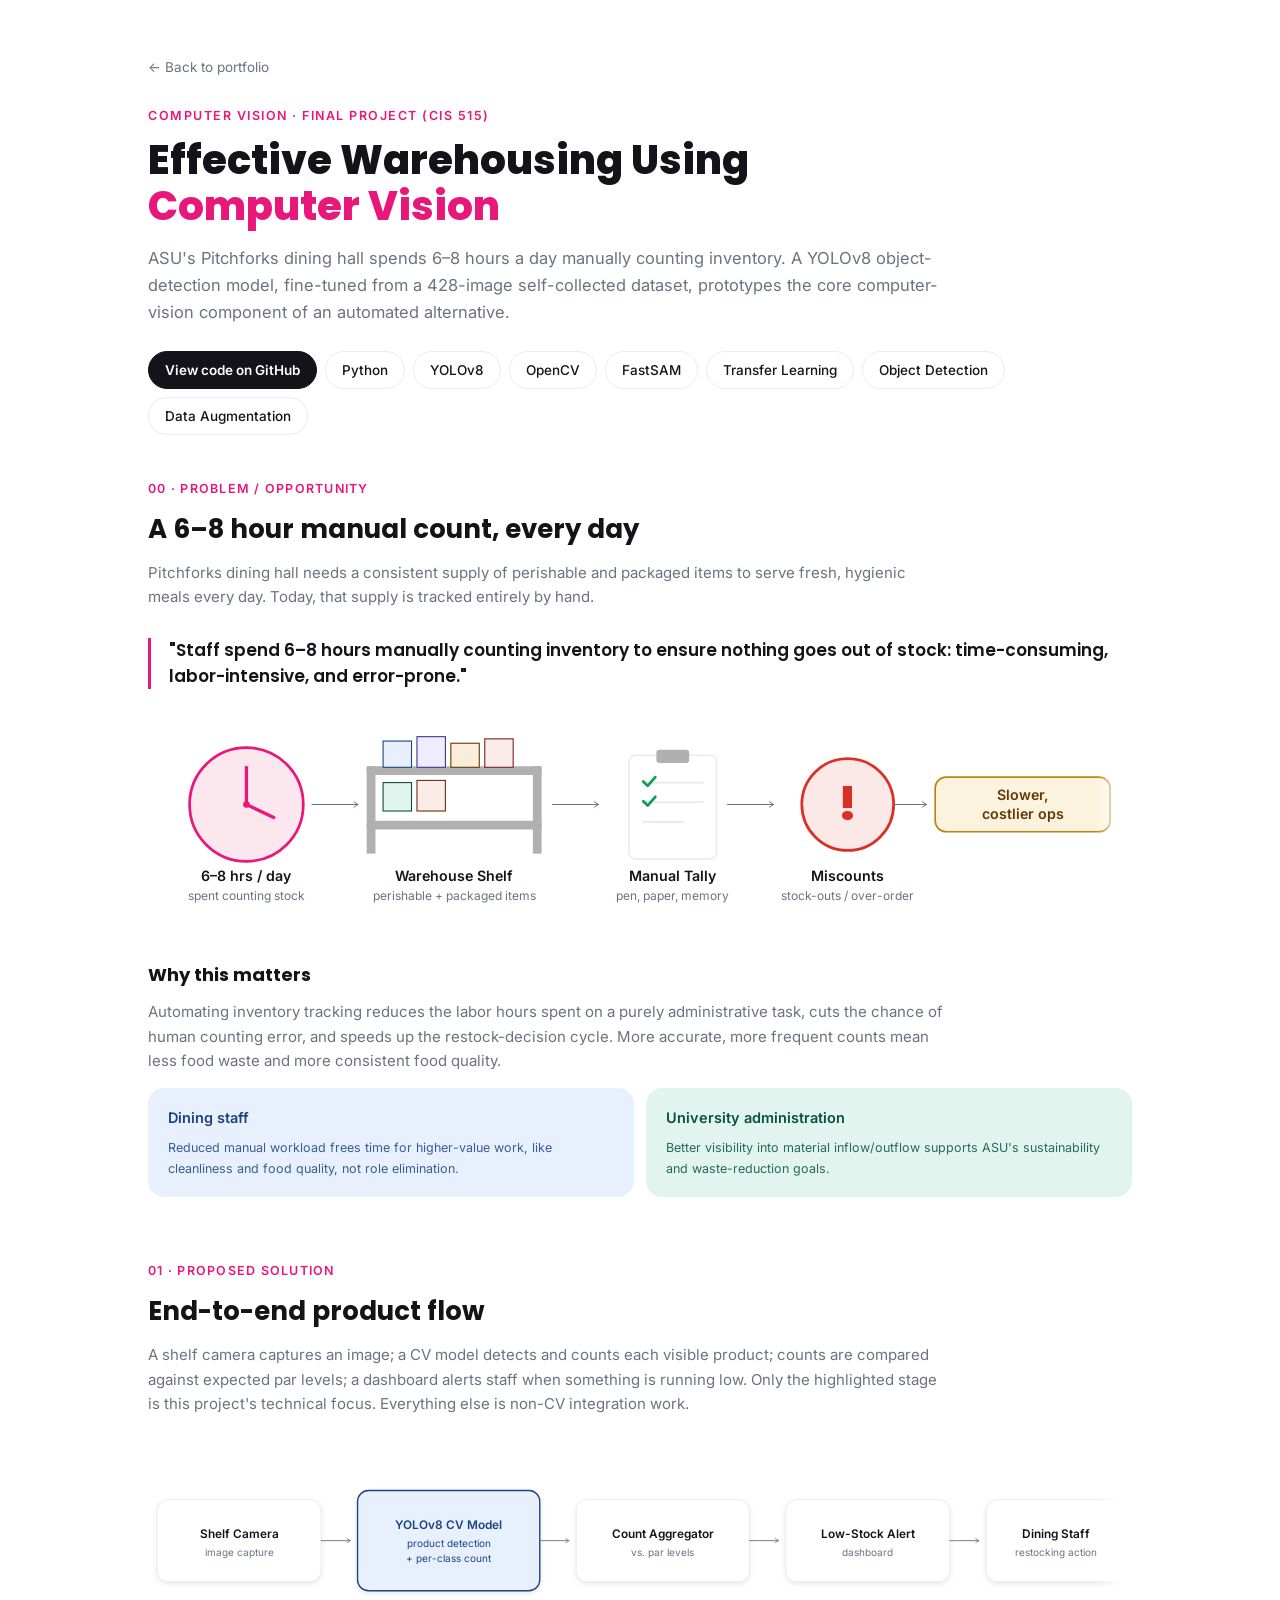
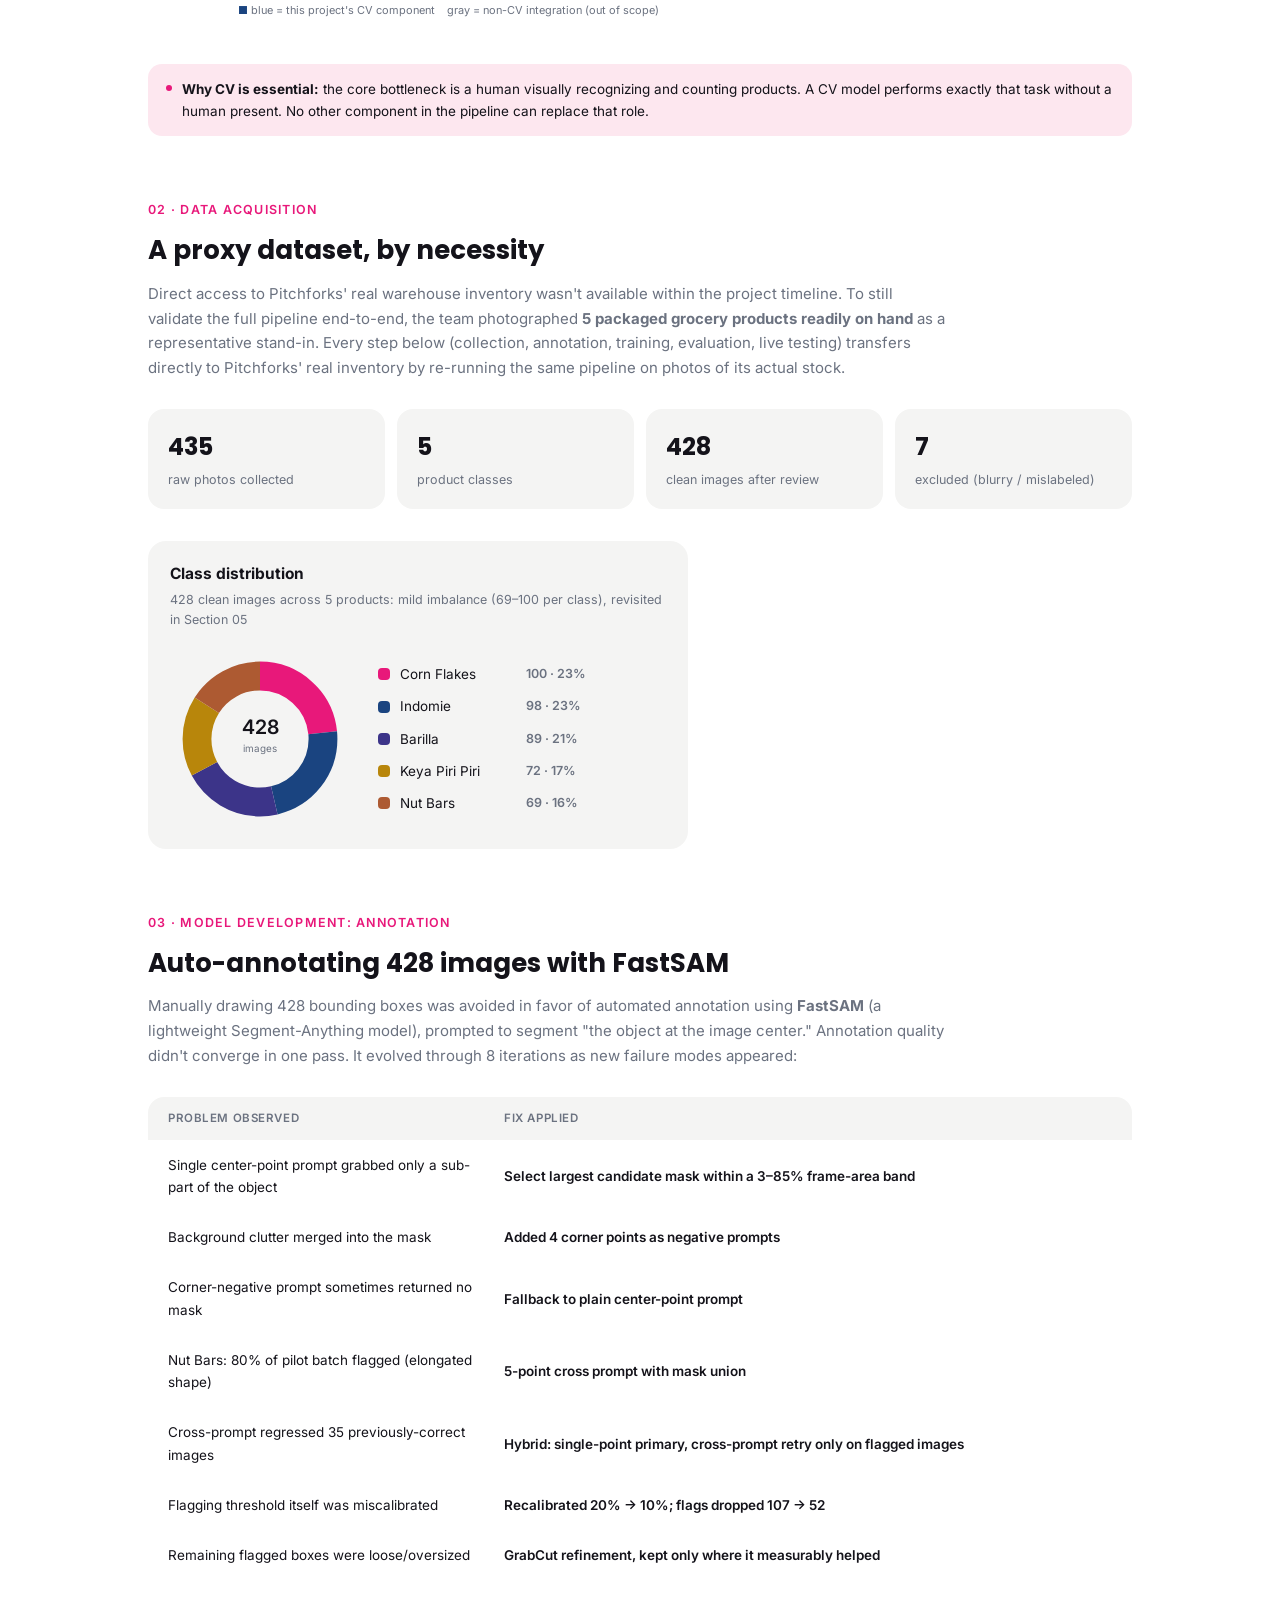
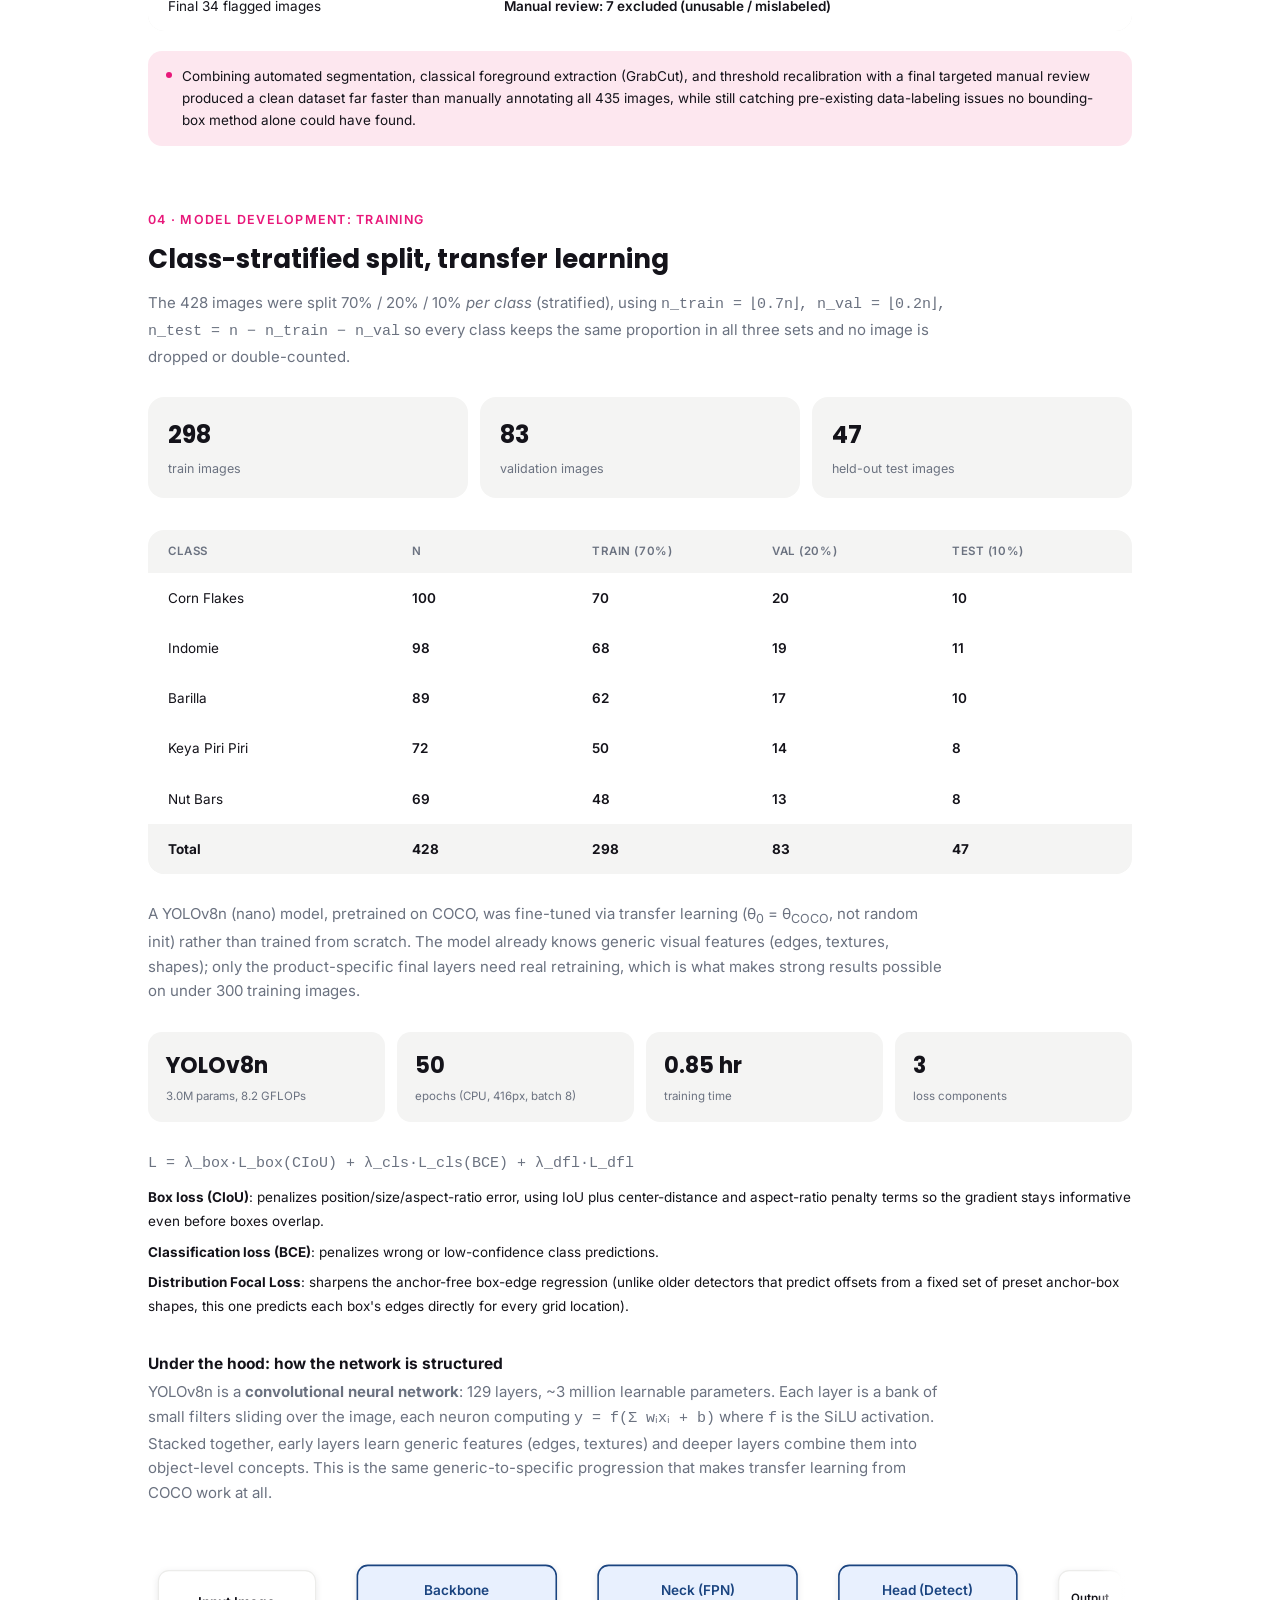
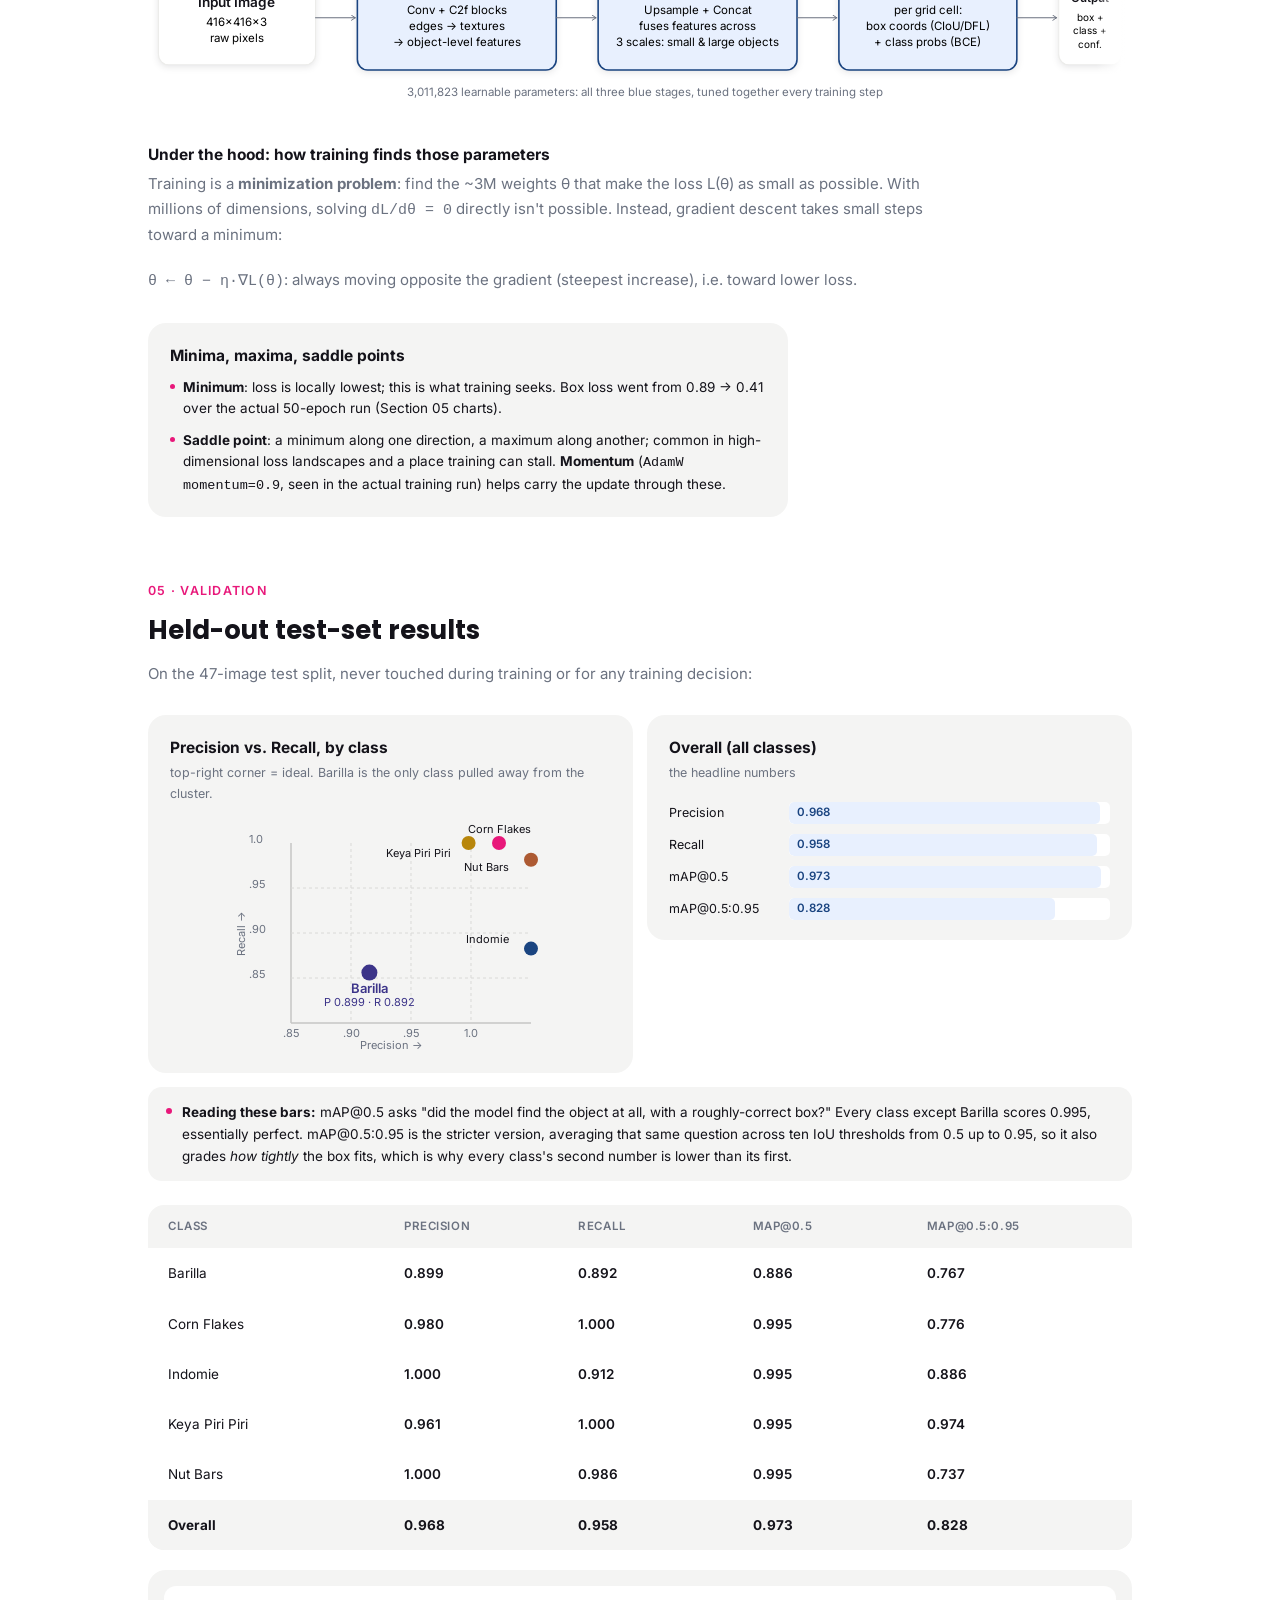
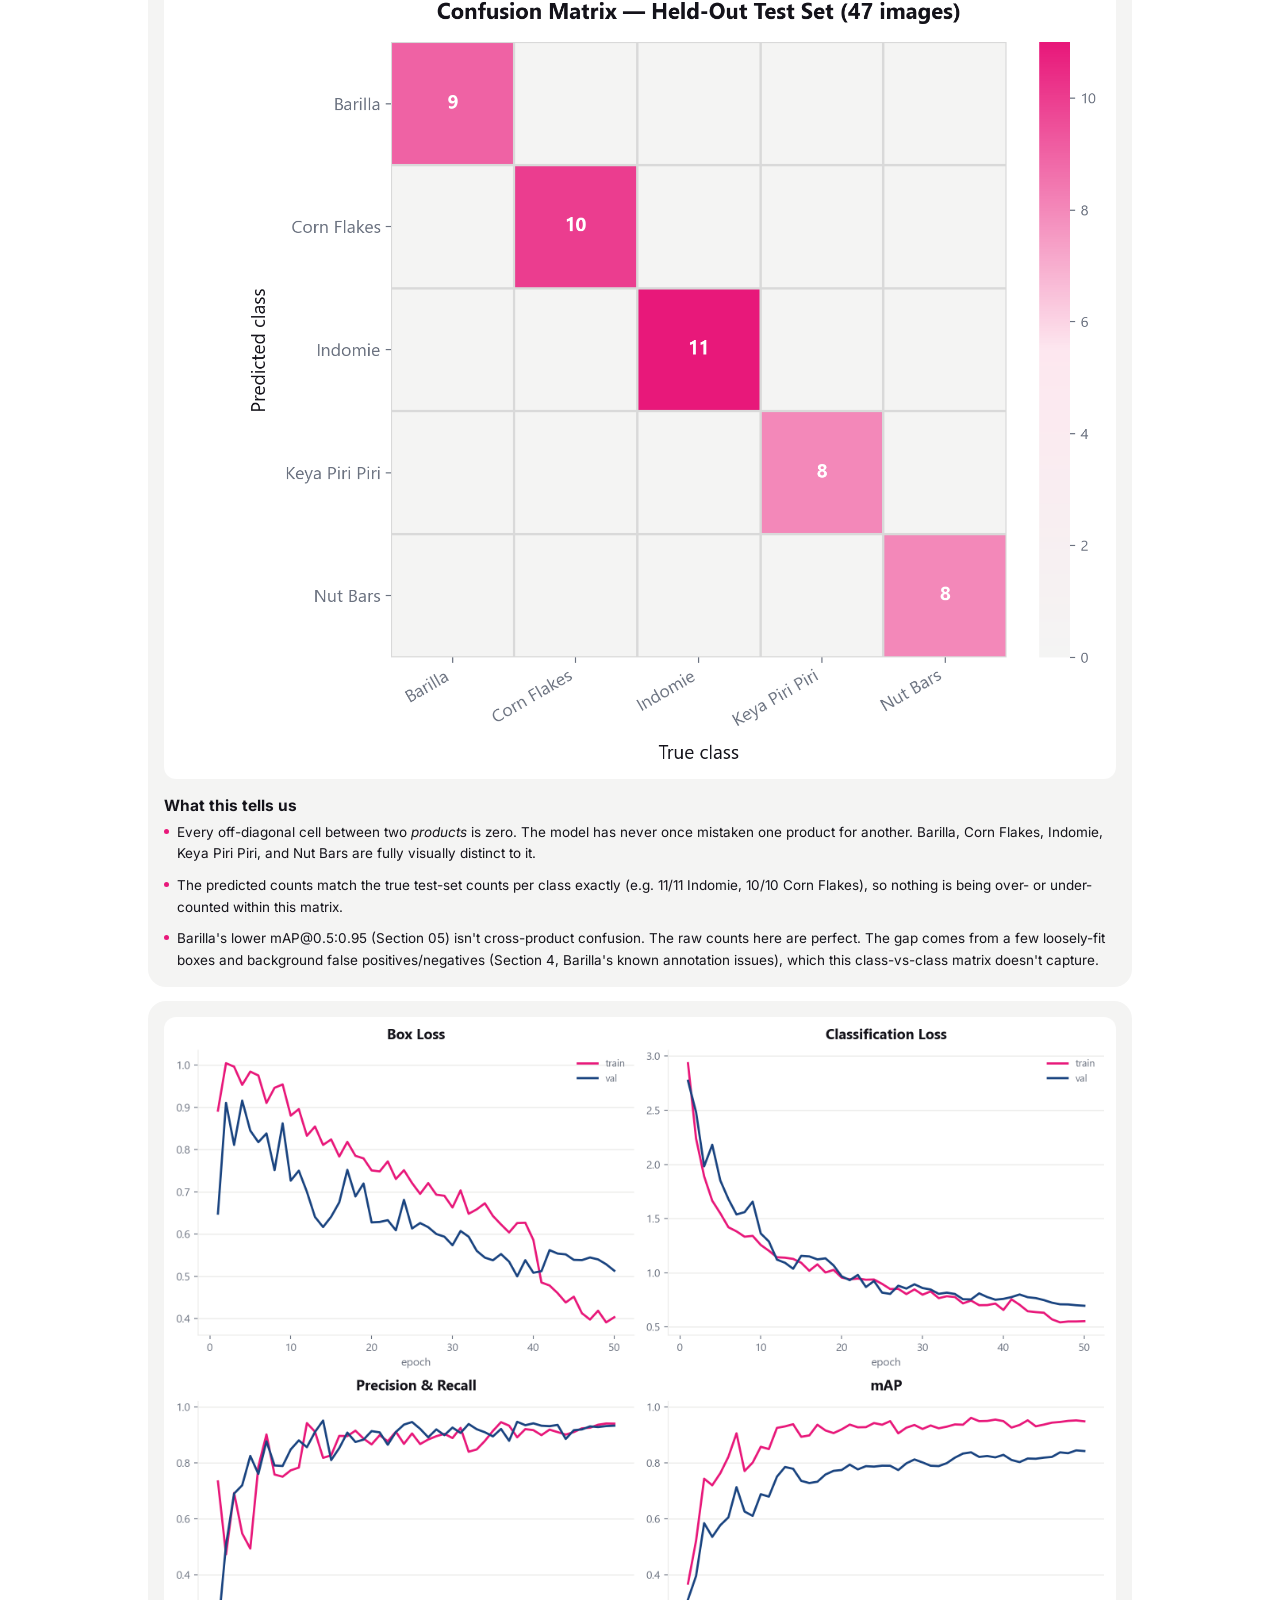
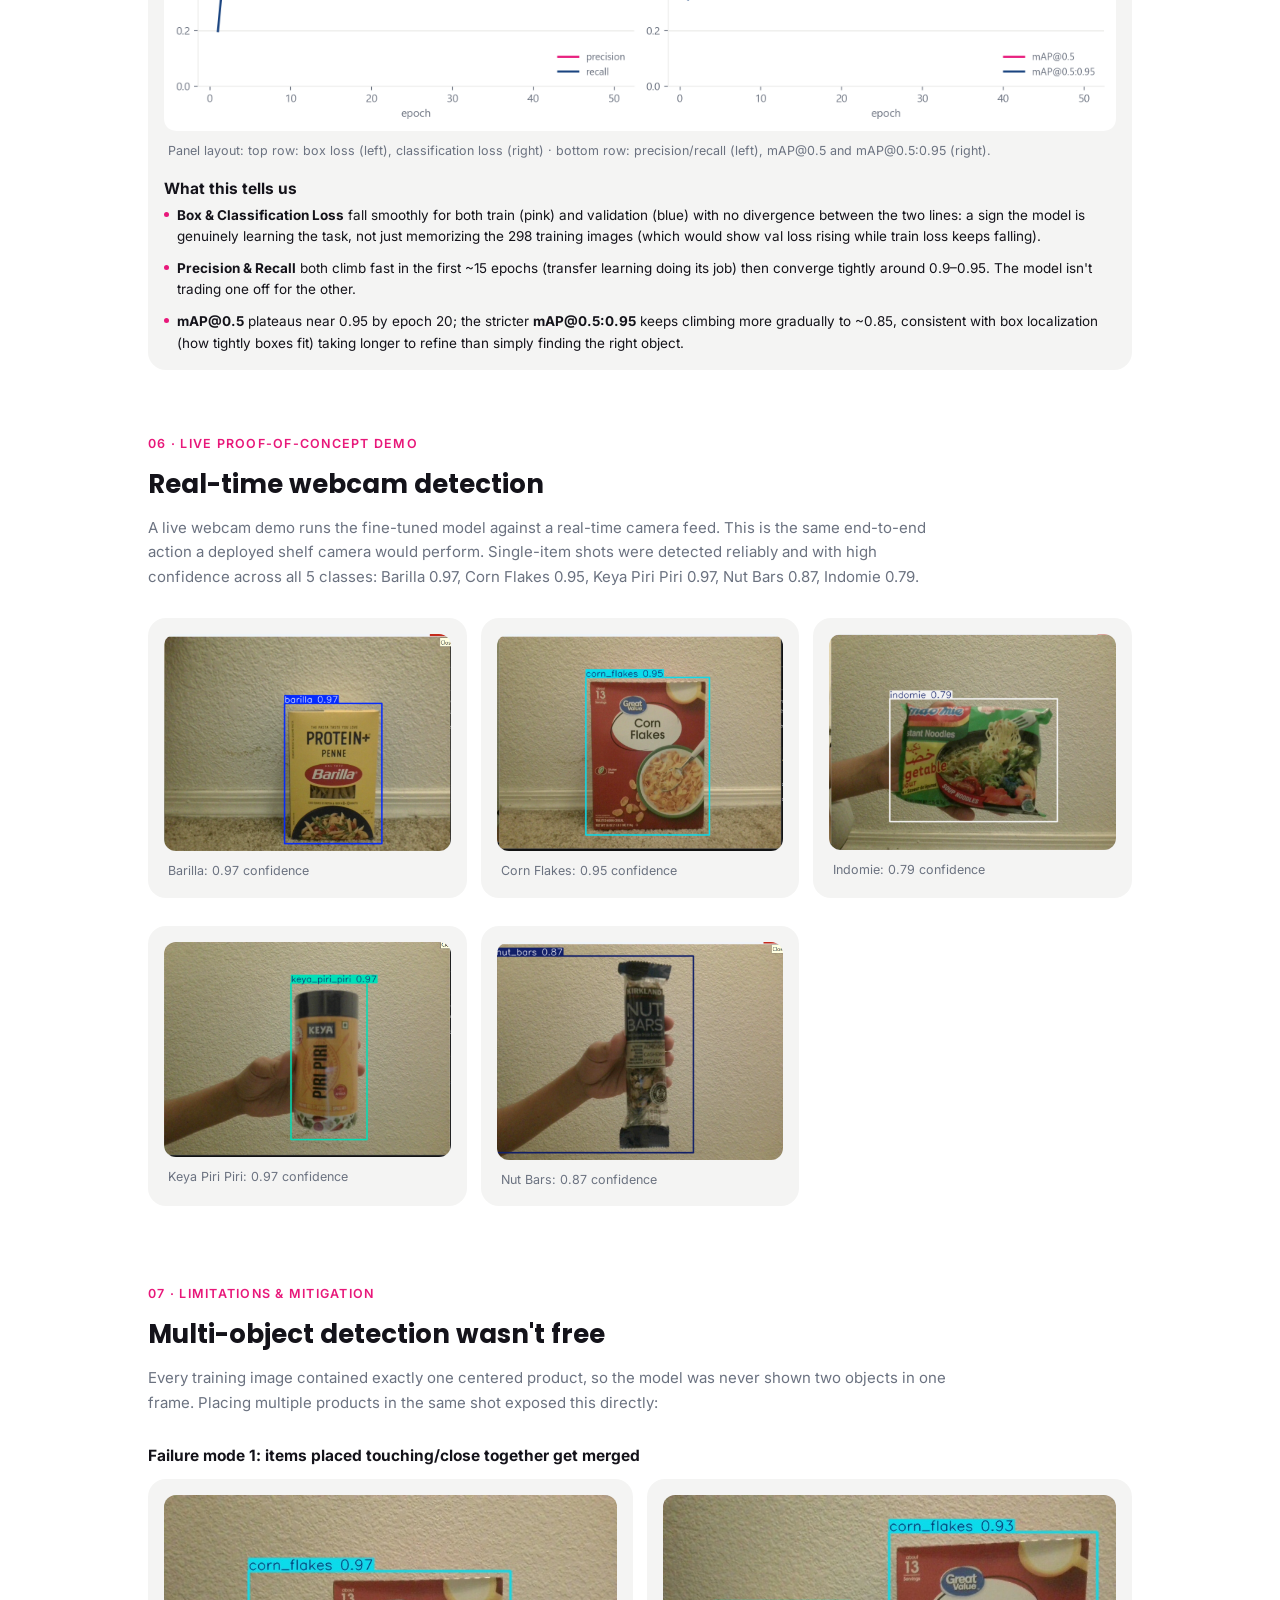
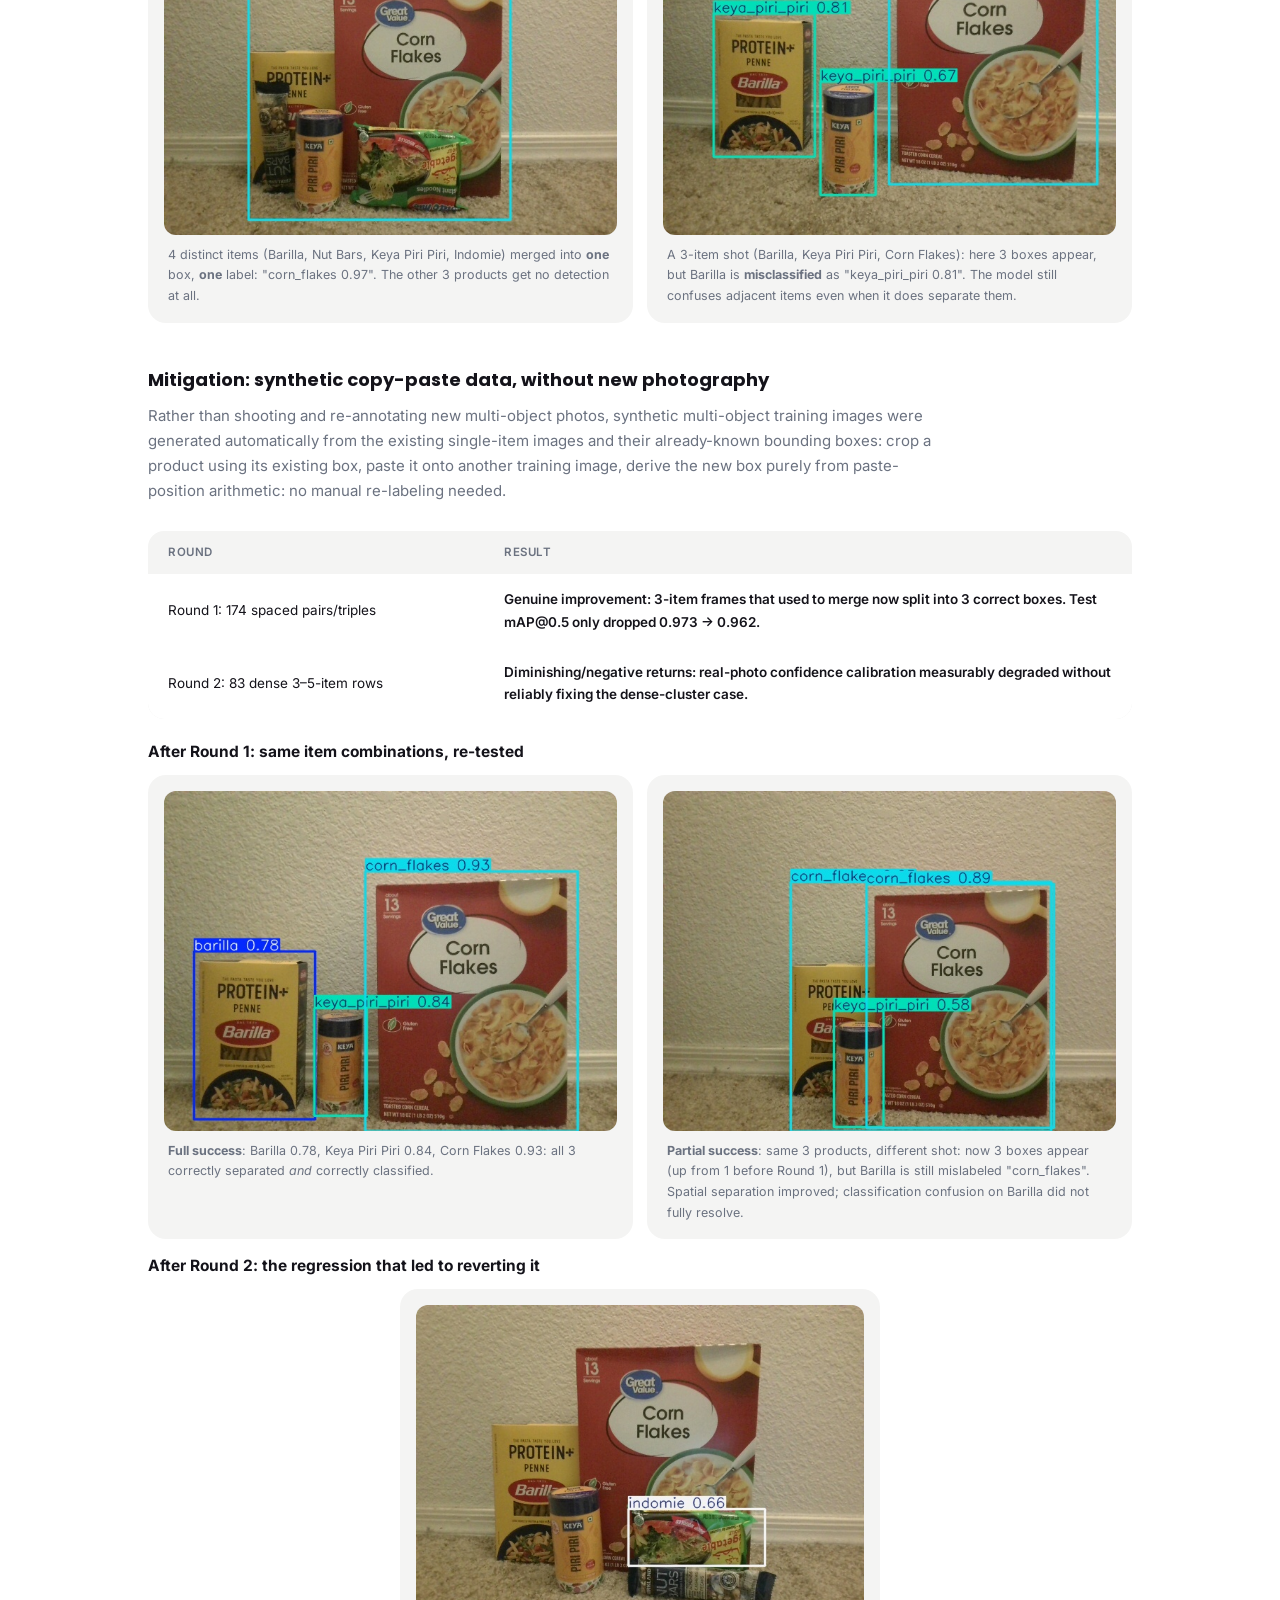
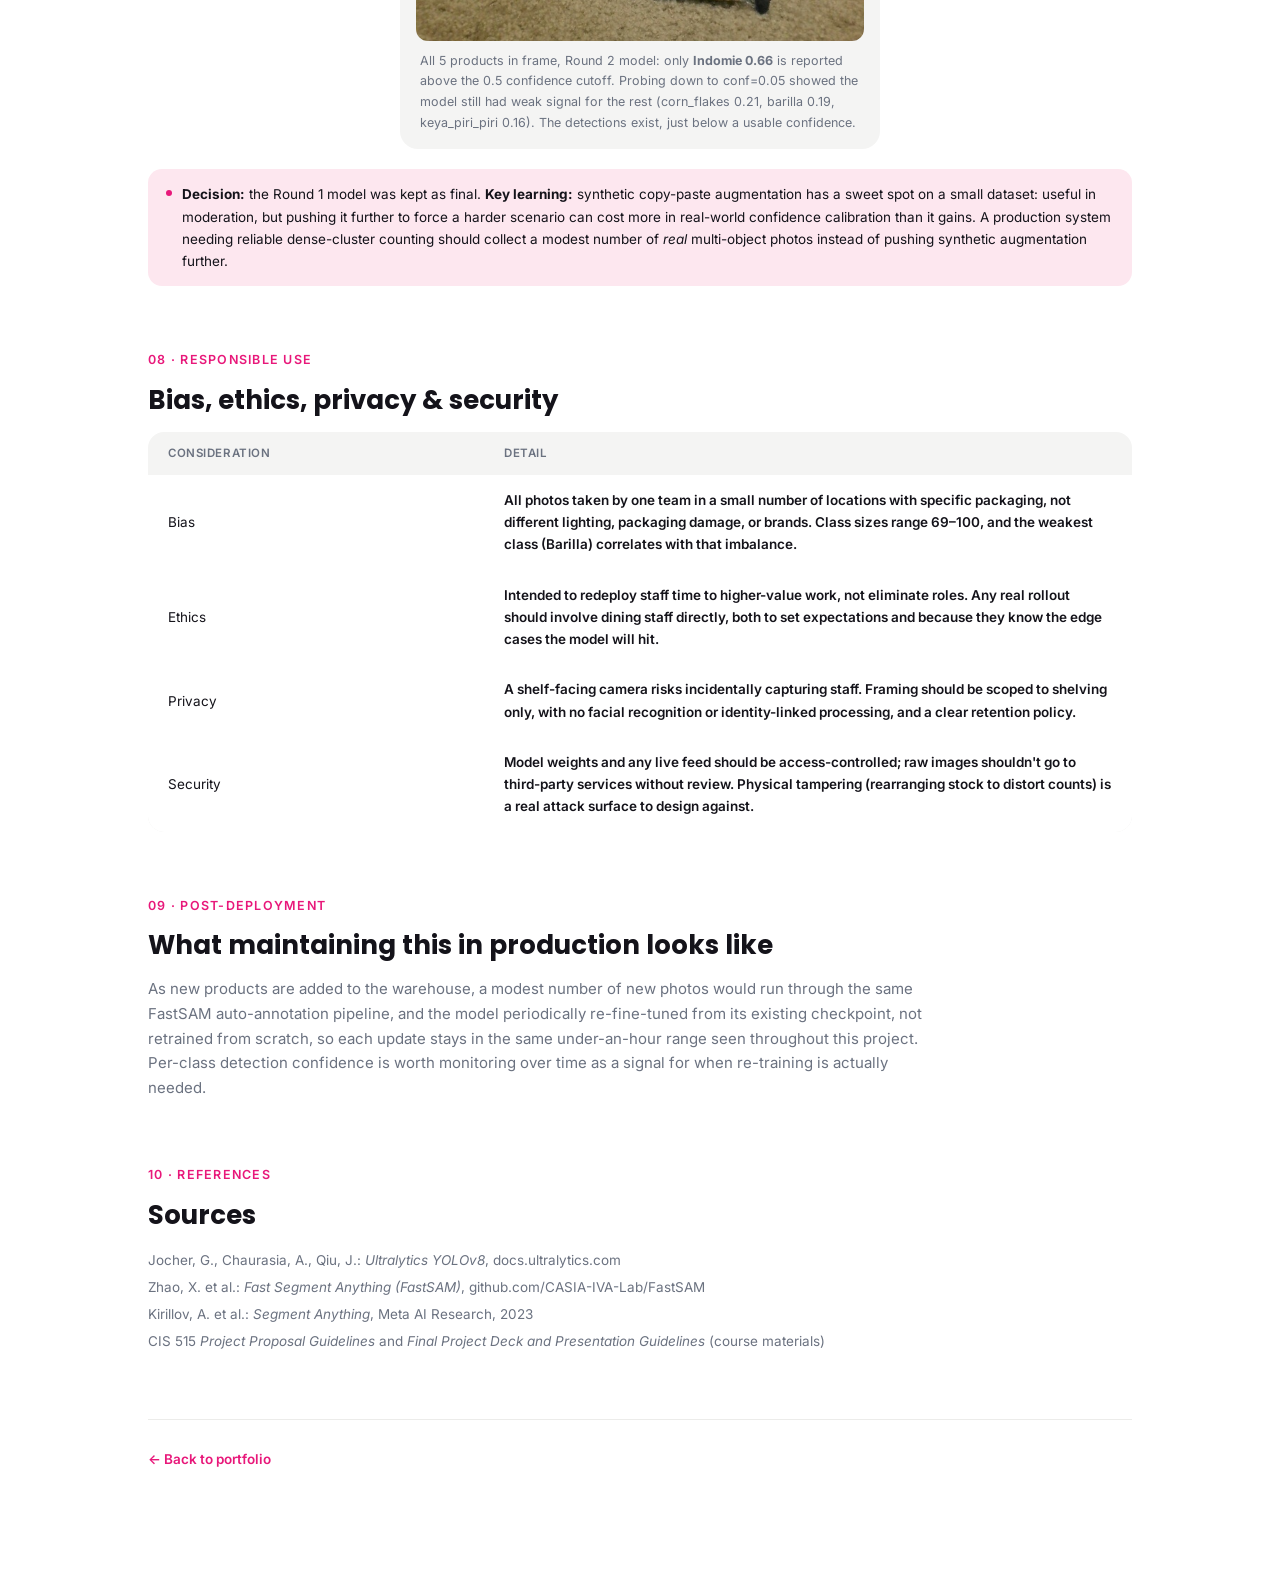
<file: projects/inventory_optimization_using_open_cv.html>
<!DOCTYPE html>
<html lang="en">
<head>
  <!-- Google tag (gtag.js) -->
  <script async src="https://www.googletagmanager.com/gtag/js?id=G-8GJ6KLD18J"></script>
  <script>
    window.dataLayer = window.dataLayer || [];
    function gtag(){dataLayer.push(arguments);}
    gtag('js', new Date());
    gtag('config', 'G-8GJ6KLD18J');
  </script>

<meta charset="UTF-8">
<meta name="viewport" content="width=device-width, initial-scale=1.0">
<title>Effective Warehousing Using Computer Vision | Rutuja Patel</title>
<link rel="icon" type="image/svg+xml" href="data:image/svg+xml,%3Csvg xmlns='http://www.w3.org/2000/svg' viewBox='0 0 64 64'%3E%3Cdefs%3E%3ClinearGradient id='g' x1='0%25' y1='0%25' x2='100%25' y2='100%25'%3E%3Cstop offset='0%25' stop-color='%23e8187a'/%3E%3Cstop offset='100%25' stop-color='%23f9004d'/%3E%3C/linearGradient%3E%3C/defs%3E%3Ccircle cx='32' cy='32' r='32' fill='url(%23g)'/%3E%3Ctext x='32' y='42' font-family='Poppins, Arial, sans-serif' font-weight='800' font-size='26' fill='white' text-anchor='middle'%3ERP%3C/text%3E%3C/svg%3E">
<link href="https://fonts.googleapis.com/css2?family=Poppins:wght@500;600;700;800&family=Inter:wght@400;500;600&family=IBM+Plex+Mono:wght@500;600&display=swap" rel="stylesheet">
<style>
  :root {
    --pink: #e8187a;
    --pink-tint: #FDE7EF;
    --black: #14131A;
    --gray-text: #6B7280;
    --card-bg: #F4F4F3;
    --border: #ECECEA;
    --green: #0F9D58;
    --green-tint: #E4F6EC;
    --amber: #B8860B;
    --amber-tint: #FBF3DE;
    --red: #D93025;
    --red-tint: #FCE9E7;
    --heading: 'Poppins', sans-serif;
    --body: 'Inter', -apple-system, sans-serif;
  }
  * { box-sizing: border-box; }
  body { margin: 0; background: #FFFFFF; color: var(--black); font-family: var(--body); line-height: 1.65; }
  .wrap { max-width: 1040px; margin: 0 auto; padding: 56px 28px 100px; }

  .crumb { font-family: var(--body); font-size: 13.5px; color: var(--gray-text); margin: 0 0 28px; }
  .crumb a { color: var(--gray-text); text-decoration: none; }
  .crumb a:hover { color: var(--pink); }

  .eyebrow { font-family: var(--body); font-size: 12.5px; font-weight: 600; letter-spacing: 0.12em; text-transform: uppercase; color: var(--pink); margin: 0 0 10px; }
  h1.title { font-family: var(--heading); font-weight: 800; font-size: 40px; line-height: 1.15; margin: 0 0 16px; max-width: 760px; }
  h1.title span { color: var(--pink); }
  .dek { font-size: 16.5px; color: var(--gray-text); max-width: 800px; margin: 0 0 24px; }

  .tag-row { display: flex; flex-wrap: wrap; gap: 8px; margin-bottom: 44px; }
  .tag-github {
    display: inline-flex; align-items: center; gap: 6px;
    font-size: 13.5px; font-weight: 600; padding: 7px 16px; border-radius: 999px;
    background: var(--black); color: #fff; text-decoration: none; border: 1px solid var(--black);
  }
  .tag-github:hover { background: var(--pink); border-color: var(--pink); color: #fff; }
  .tag { font-size: 13.5px; font-weight: 500; padding: 7px 16px; border-radius: 999px; border: 1px solid var(--border); color: var(--black); background: #fff; }
  .tag.filled { background: var(--pink); color: #fff; border-color: var(--pink); }

  .section { margin-bottom: 64px; }
  .section-eyebrow { font-family: var(--body); font-size: 12.5px; font-weight: 600; letter-spacing: 0.1em; text-transform: uppercase; color: var(--pink); margin: 0 0 8px; }
  h2.section-title { font-family: var(--heading); font-weight: 700; font-size: 26px; margin: 0 0 10px; }
  h3.sub-title { font-family: var(--heading); font-weight: 700; font-size: 18px; margin: 28px 0 10px; }
  .section-desc { font-size: 15px; color: var(--gray-text); max-width: 800px; margin: 0 0 28px; }

  .stat-grid { display: grid; grid-template-columns: repeat(auto-fit, minmax(140px, 1fr)); gap: 12px; margin-bottom: 32px; }
  .stat-card { background: var(--card-bg); border-radius: 16px; padding: 18px 20px; }
  .stat-num { font-family: var(--heading); font-weight: 700; font-size: 24px; margin: 0 0 4px; }
  .stat-label { font-size: 12.5px; color: var(--gray-text); margin: 0; }

  .kpi-strip { display: grid; grid-template-columns: repeat(auto-fit, minmax(130px, 1fr)); gap: 12px; margin-bottom: 28px; }
  .kpi-card { background: var(--card-bg); border-radius: 14px; padding: 16px 18px; }
  .kpi-num { font-family: var(--heading); font-weight: 700; font-size: 22px; margin: 0 0 3px; }
  .kpi-label { font-size: 11.5px; color: var(--gray-text); margin: 0; }

  .field-grid { display: grid; grid-template-columns: repeat(auto-fit, minmax(230px, 1fr)); gap: 12px; }
  .field-card { background: var(--card-bg); border-radius: 16px; padding: 18px 20px; }
  .field-top { display: flex; align-items: center; gap: 10px; margin-bottom: 8px; }
  .field-name { font-weight: 600; font-size: 14.5px; flex: 1; }
  .field-count { font-size: 11.5px; font-weight: 600; background: rgba(255,255,255,0.6); padding: 2px 9px; border-radius: 999px; flex-shrink: 0; }
  .field-desc { font-size: 12.5px; margin: 0; opacity: 0.85; }
  .c-purple { background: #EEEDFE; color: #3C3489; }
  .c-teal   { background: #E1F5EE; color: #085041; }
  .c-coral  { background: #FAECE7; color: #712B13; }
  .c-pink2  { background: #FBEAF0; color: #72243E; }
  .c-amber  { background: #FAEEDA; color: #633806; }
  .c-green  { background: #EAF3DE; color: #27500A; }
  .c-red    { background: #FCEBEB; color: #791F1F; }
  .c-blue   { background: #E8F0FE; color: #1A4480; }

  .quality-table { background: var(--card-bg); border-radius: 16px; overflow: hidden; }
  .quality-head { display: grid; grid-template-columns: 1.3fr 2.5fr; column-gap: 20px; padding: 12px 20px; font-size: 11.5px; font-weight: 600; text-transform: uppercase; letter-spacing: 0.05em; color: var(--gray-text); }
  .quality-row { display: grid; grid-template-columns: 1.3fr 2.5fr; column-gap: 20px; align-items: center; padding: 14px 20px; background: #fff; font-size: 13.5px; }
  .quality-row:first-of-type { border-top-left-radius: 16px; border-top-right-radius: 16px; }
  .quality-row:last-of-type { border-bottom-left-radius: 16px; border-bottom-right-radius: 16px; }
  .quality-val { font-weight: 600; }
  .status-pill { font-size: 11.5px; font-weight: 600; padding: 4px 12px; border-radius: 999px; display: inline-block; width: fit-content; }
  .status-red { background: var(--red-tint); color: var(--red); }
  .status-amber { background: var(--amber-tint); color: var(--amber); }
  .status-green { background: var(--green-tint); color: var(--green); }

  .callout { display: flex; gap: 10px; align-items: flex-start; background: var(--pink-tint); border-radius: 14px; padding: 14px 18px; margin-top: 20px; }
  .callout p { font-size: 13.5px; color: var(--black); margin: 0; }
  .callout .dot { width: 6px; height: 6px; border-radius: 50%; background: var(--pink); margin-top: 7px; flex-shrink: 0; }

  .chart-row { display: grid; gap: 14px; margin-bottom: 14px; }
  .chart-row.hero { grid-template-columns: repeat(auto-fit, minmax(300px, 1fr)); align-items: start; }
  .chart-card { background: var(--card-bg); border-radius: 18px; padding: 20px 22px; }
  .chart-title { font-weight: 700; font-size: 15.5px; margin: 0 0 3px; }
  .chart-sub { font-size: 12.5px; color: var(--gray-text); margin: 0 0 18px; }
  .bar-row { display: flex; align-items: center; gap: 10px; margin-bottom: 10px; }
  .bar-row:last-child { margin-bottom: 0; }
  .bar-label { width: 110px; font-size: 12.5px; color: var(--black); flex-shrink: 0; }
  .bar-track { flex: 1; background: #fff; border-radius: 5px; height: 22px; overflow: hidden; }
  .bar-fill { height: 100%; border-radius: 5px; display: flex; align-items: center; padding-left: 8px; }
  .bar-fill span { font-size: 11.5px; font-weight: 600; }
  .bar-val { width: 40px; font-size: 12.5px; font-weight: 600; text-align: right; flex-shrink: 0; }

  .donut-wrap { display: flex; align-items: center; gap: 28px; flex-wrap: wrap; }
  .donut-legend { display: flex; flex-direction: column; gap: 10px; }
  .legend-row { display: flex; align-items: center; gap: 10px; font-size: 13.5px; }
  .legend-swatch { width: 12px; height: 12px; border-radius: 4px; flex-shrink: 0; }
  .legend-name { width: 116px; color: var(--black); flex-shrink: 0; }
  .legend-val { font-weight: 600; color: var(--gray-text); font-size: 12.5px; }

  .point-list { display: flex; flex-direction: column; gap: 10px; }
  .point { display: flex; gap: 8px; align-items: flex-start; }
  .point .dot { width: 5px; height: 5px; border-radius: 50%; background: var(--pink); margin-top: 7px; flex-shrink: 0; }
  .point p { font-size: 13.5px; color: var(--black); margin: 0; line-height: 1.6; }

  .img-card { background: var(--card-bg); border-radius: 18px; padding: 16px; margin-bottom: 14px; }
  .img-card img { width: 100%; height: auto; border-radius: 12px; display: block; }
  .img-caption { font-size: 12.5px; color: var(--gray-text); margin: 10px 4px 0; }
  .img-row { display: grid; grid-template-columns: repeat(auto-fit, minmax(280px, 1fr)); gap: 14px; }

  .dg-wrap { overflow-x: auto; margin-bottom: 8px; position: relative; -webkit-overflow-scrolling: touch; }
  .dg-wrap svg { min-width: 600px; }
  .dg-wrap::after {
    content: '';
    position: absolute; top: 0; right: 0; bottom: 8px; width: 36px;
    background: linear-gradient(to right, transparent, rgba(255,255,255,0.98) 70%);
    pointer-events: none;
  }
  /* Explicit mobile-only "swipe" hint: on a real phone the native scrollbar
     is often invisible until touched, so the fade alone isn't enough to
     signal these hand-built diagrams scroll horizontally. */
  .dg-hint { display: none; }
  @media (max-width: 640px) {
    .dg-hint {
      display: inline-flex; align-items: center; gap: 6px;
      font-size: 11.5px; font-weight: 600; color: var(--pink);
      background: var(--pink-tint); border-radius: 999px;
      padding: 5px 12px; margin: 0 0 8px; width: fit-content;
    }
  }
  .dg-arrow { stroke: var(--gray-text); fill: none; stroke-width: 1; stroke-linejoin: round; stroke-linecap: round; }
  .dg-th { font-family: var(--body); font-size: 13px; font-weight: 600; }
  .dg-ts { font-family: var(--body); font-size: 11px; }
  .dg-box rect { fill: #fff; stroke: var(--border); stroke-width: 1; filter: drop-shadow(0 2px 3px rgba(20,19,26,0.10)); }
  .dg-box .dg-th { fill: var(--black); }
  .dgc-blue rect { fill: #E8F0FE; stroke: #1A4480; stroke-width: 1.5; filter: drop-shadow(0 2px 3px rgba(20,19,26,0.10)); }
  .dgc-blue .dg-th { fill: #1A4480; }
  .legend-dot { display: inline-block; width: 10px; height: 10px; border-radius: 3px; margin-right: 6px; vertical-align: -1px; }

  .quote-block { font-family: var(--heading); font-weight: 600; font-size: 17px; line-height: 1.5; color: var(--black); border-left: 3px solid var(--pink); padding-left: 18px; margin: 0 0 28px; }

  @media (max-width: 640px) {
    .wrap { padding: 40px 18px 72px; }
    h1.title { font-size: 30px; }
    .quality-head { display: none !important; }
    .quality-row { grid-template-columns: 1fr !important; row-gap: 4px; font-size: 12.5px; }
    .field-grid { grid-template-columns: 1fr !important; }
    .donut-wrap { gap: 20px; }
  }

  @media (max-width: 420px) {
    .wrap { padding: 32px 14px 56px; }
    h1.title { font-size: 26px; }
    h2.section-title { font-size: 22px; }
    /* auto-fit minmax(300px,1fr) / minmax(280px,1fr) can force a track
       wider than the viewport on very narrow phones; pin to one column
       instead of letting the minimum floor cause horizontal overflow. */
    .chart-row.hero { grid-template-columns: 1fr !important; }
    .img-row { grid-template-columns: 1fr !important; }
  }

  .to-top { position: fixed; bottom: 24px; right: 24px; z-index: 60; width: 44px; height: 44px; border-radius: 50%; background: var(--pink); color: #fff; border: none; display: flex; align-items: center; justify-content: center; font-size: 18px; cursor: pointer; box-shadow: 0 4px 16px rgba(232,24,122,.35); opacity: 0; pointer-events: none; transition: opacity .2s ease, transform .2s ease; }
  .to-top.show { opacity: 1; pointer-events: auto; }
  .to-top:hover { transform: translateY(-2px); }
</style>
</head>
<body>
<button class="to-top" id="toTop" aria-label="Back to top">↑</button>
<div class="wrap">

  <p class="crumb"><a href="/#portfolio">← Back to portfolio</a></p>

  <p class="eyebrow">Computer Vision · Final Project (CIS 515)</p>
  <h1 class="title">Effective Warehousing Using <span>Computer Vision</span></h1>
  <p class="dek">
    ASU's Pitchforks dining hall spends 6–8 hours a day manually counting inventory.
    A YOLOv8 object-detection model, fine-tuned from a 428-image self-collected dataset,
    prototypes the core computer-vision component of an automated alternative.
  </p>

  <div class="tag-row">
    <a class="tag-github" href="https://github.com/analyzewithrutuja/inventory_optimization" target="_blank" rel="noopener">View code on GitHub</a>
    <span class="tag">Python</span>
    <span class="tag">YOLOv8</span>
    <span class="tag">OpenCV</span>
    <span class="tag">FastSAM</span>
    <span class="tag">Transfer Learning</span>
    <span class="tag">Object Detection</span>
    <span class="tag">Data Augmentation</span>
  </div>

  <!-- 00 Problem -->
  <div class="section">
    <p class="section-eyebrow">00 · Problem / Opportunity</p>
    <h2 class="section-title">A 6–8 hour manual count, every day</h2>
    <p class="section-desc">Pitchforks dining hall needs a consistent supply of perishable and packaged
    items to serve fresh, hygienic meals every day. Today, that supply is tracked entirely by hand.</p>

    <div class="quote-block">"Staff spend 6–8 hours manually counting inventory to ensure nothing goes out of stock: time-consuming, labor-intensive, and error-prone."</div>

    <p class="dg-hint">↔ Swipe to see full diagram</p>
    <div class="dg-wrap">
<svg viewBox="0 0 900 190" role="img" style="width:100%;" aria-label="Illustration of the manual inventory-counting problem: a clock showing 6 to 8 hours per day, an arrow to a warehouse shelf stacked with boxes, an arrow to a clipboard checklist representing manual tally, and a final arrow to an error icon representing miscounts">
<defs><marker id="prob-arrow" viewBox="0 0 10 10" refX="8" refY="5" markerWidth="6" markerHeight="6" orient="auto-start-reverse"><path d="M2 1L8 5L2 9" fill="none" stroke="context-stroke" stroke-width="1.5" stroke-linecap="round" stroke-linejoin="round"/></marker></defs>

<!-- clock -->
<circle cx="90" cy="80" r="52" fill="#FDE7EF" stroke="#e8187a" stroke-width="2.5"/>
<circle cx="90" cy="80" r="3" fill="#e8187a"/>
<line x1="90" y1="80" x2="90" y2="46" stroke="#e8187a" stroke-width="3" stroke-linecap="round"/>
<line x1="90" y1="80" x2="115" y2="92" stroke="#e8187a" stroke-width="3" stroke-linecap="round"/>
<text x="90" y="150" text-anchor="middle" class="dg-th" fill="var(--black)">6–8 hrs / day</text>
<text x="90" y="167" text-anchor="middle" class="dg-ts" fill="var(--gray-text)">spent counting stock</text>
<line x1="150" y1="80" x2="192" y2="80" class="dg-arrow" marker-end="url(#prob-arrow)"/>

<!-- shelf with boxes -->
<rect x="200" y="45" width="160" height="8" fill="#B0B0B0" rx="2"/>
<rect x="200" y="95" width="160" height="8" fill="#B0B0B0" rx="2"/>
<rect x="200" y="45" width="8" height="80" fill="#B0B0B0"/>
<rect x="352" y="45" width="8" height="80" fill="#B0B0B0"/>
<rect x="215" y="22" width="26" height="24" fill="#E8F0FE" stroke="#1A4480"/>
<rect x="246" y="18" width="26" height="28" fill="#EEEDFE" stroke="#3C3489"/>
<rect x="277" y="24" width="26" height="22" fill="#FAEEDA" stroke="#633806"/>
<rect x="215" y="60" width="26" height="26" fill="#E1F5EE" stroke="#085041"/>
<rect x="246" y="58" width="26" height="28" fill="#FAECE7" stroke="#712B13"/>
<rect x="308" y="20" width="26" height="26" fill="#FCEBEB" stroke="#791F1F"/>
<text x="280" y="150" text-anchor="middle" class="dg-th" fill="var(--black)">Warehouse Shelf</text>
<text x="280" y="167" text-anchor="middle" class="dg-ts" fill="var(--gray-text)">perishable + packaged items</text>
<line x1="370" y1="80" x2="412" y2="80" class="dg-arrow" marker-end="url(#prob-arrow)"/>

<!-- clipboard -->
<rect x="440" y="35" width="80" height="95" rx="6" fill="#fff" stroke="var(--border)" stroke-width="1.5"/>
<rect x="465" y="30" width="30" height="12" rx="3" fill="#B0B0B0"/>
<line x1="452" y1="60" x2="508" y2="60" stroke="var(--border)" stroke-width="2"/>
<line x1="452" y1="78" x2="508" y2="78" stroke="var(--border)" stroke-width="2"/>
<line x1="452" y1="96" x2="490" y2="96" stroke="var(--border)" stroke-width="2"/>
<path d="M453 59 l4 4 l7 -8" stroke="#0F9D58" stroke-width="2.5" fill="none" stroke-linecap="round" stroke-linejoin="round"/>
<path d="M453 77 l4 4 l7 -8" stroke="#0F9D58" stroke-width="2.5" fill="none" stroke-linecap="round" stroke-linejoin="round"/>
<text x="480" y="150" text-anchor="middle" class="dg-th" fill="var(--black)">Manual Tally</text>
<text x="480" y="167" text-anchor="middle" class="dg-ts" fill="var(--gray-text)">pen, paper, memory</text>
<line x1="530" y1="80" x2="572" y2="80" class="dg-arrow" marker-end="url(#prob-arrow)"/>

<!-- error / risk -->
<circle cx="640" cy="80" r="42" fill="#FCE9E7" stroke="#D93025" stroke-width="2.5"/>
<text x="640" y="80" text-anchor="middle" dominant-baseline="central" font-size="42" font-weight="800" fill="#D93025" font-family="Poppins">!</text>
<text x="640" y="150" text-anchor="middle" class="dg-th" fill="var(--black)">Miscounts</text>
<text x="640" y="167" text-anchor="middle" class="dg-ts" fill="var(--gray-text)">stock-outs / over-order</text>

<!-- outcome band -->
<rect x="720" y="55" width="160" height="50" rx="10" fill="#FBF3DE" stroke="#B8860B" stroke-width="1.5"/>
<text x="800" y="76" text-anchor="middle" class="dg-th" fill="#633806">Slower,</text>
<text x="800" y="93" text-anchor="middle" class="dg-th" fill="#633806">costlier ops</text>
<line x1="682" y1="80" x2="712" y2="80" class="dg-arrow" marker-end="url(#prob-arrow)"/>
</svg>
    </div>

    <h3 class="sub-title">Why this matters</h3>
    <p class="section-desc" style="margin-bottom:14px;">Automating inventory tracking reduces the labor hours spent on a purely
    administrative task, cuts the chance of human counting error, and speeds up the restock-decision cycle.
    More accurate, more frequent counts mean less food waste and more consistent food quality.</p>

    <div class="field-grid">
      <div class="field-card c-blue">
        <div class="field-top"><span class="field-name">Dining staff</span></div>
        <p class="field-desc">Reduced manual workload frees time for higher-value work, like cleanliness and food quality, not role elimination.</p>
      </div>
      <div class="field-card c-teal">
        <div class="field-top"><span class="field-name">University administration</span></div>
        <p class="field-desc">Better visibility into material inflow/outflow supports ASU's sustainability and waste-reduction goals.</p>
      </div>
    </div>
  </div>

  <!-- 01 E2E Solution -->
  <div class="section">
    <p class="section-eyebrow">01 · Proposed Solution</p>
    <h2 class="section-title">End-to-end product flow</h2>
    <p class="section-desc">A shelf camera captures an image; a CV model detects and counts each visible product;
    counts are compared against expected par levels; a dashboard alerts staff when something is running low.
    Only the highlighted stage is this project's technical focus. Everything else is non-CV integration work.</p>

    <p class="dg-hint">↔ Swipe to see full diagram</p>
    <div class="dg-wrap">
<svg viewBox="0 0 1080 210" role="img" style="width:100%;" aria-label="Flow diagram: shelf camera to image capture to YOLOv8 CV model detection and counting to inventory count aggregator to low-stock alert dashboard to dining staff restocking action">
<defs><marker id="e2e-arrow" viewBox="0 0 10 10" refX="8" refY="5" markerWidth="6" markerHeight="6" orient="auto-start-reverse"><path d="M2 1L8 5L2 9" fill="none" stroke="context-stroke" stroke-width="1.5" stroke-linecap="round" stroke-linejoin="round"/></marker></defs>

<g class="dg-box"><rect x="10" y="60" width="180" height="90" rx="12"/>
<text class="dg-th" x="100" y="98" text-anchor="middle" dominant-baseline="central">Shelf Camera</text>
<text class="dg-ts" x="100" y="118" text-anchor="middle" dominant-baseline="central" fill="var(--gray-text)">image capture</text></g>
<line x1="190" y1="105" x2="222" y2="105" class="dg-arrow" marker-end="url(#e2e-arrow)"/>

<g class="dgc-blue"><rect x="230" y="50" width="200" height="110" rx="12"/>
<text class="dg-th" x="330" y="88" text-anchor="middle" dominant-baseline="central">YOLOv8 CV Model</text>
<text class="dg-ts" x="330" y="108" text-anchor="middle" dominant-baseline="central" fill="#1A4480">product detection</text>
<text class="dg-ts" x="330" y="124" text-anchor="middle" dominant-baseline="central" fill="#1A4480">+ per-class count</text></g>
<line x1="430" y1="105" x2="462" y2="105" class="dg-arrow" marker-end="url(#e2e-arrow)"/>

<g class="dg-box"><rect x="470" y="60" width="190" height="90" rx="12"/>
<text class="dg-th" x="565" y="98" text-anchor="middle" dominant-baseline="central">Count Aggregator</text>
<text class="dg-ts" x="565" y="118" text-anchor="middle" dominant-baseline="central" fill="var(--gray-text)">vs. par levels</text></g>
<line x1="660" y1="105" x2="692" y2="105" class="dg-arrow" marker-end="url(#e2e-arrow)"/>

<g class="dg-box"><rect x="700" y="60" width="180" height="90" rx="12"/>
<text class="dg-th" x="790" y="98" text-anchor="middle" dominant-baseline="central">Low-Stock Alert</text>
<text class="dg-ts" x="790" y="118" text-anchor="middle" dominant-baseline="central" fill="var(--gray-text)">dashboard</text></g>
<line x1="880" y1="105" x2="912" y2="105" class="dg-arrow" marker-end="url(#e2e-arrow)"/>

<g class="dg-box"><rect x="920" y="60" width="155" height="90" rx="12"/>
<text class="dg-th" x="997" y="98" text-anchor="middle" dominant-baseline="central">Dining Staff</text>
<text class="dg-ts" x="997" y="118" text-anchor="middle" dominant-baseline="central" fill="var(--gray-text)">restocking action</text></g>

<text x="330" y="185" text-anchor="middle" font-family="Inter" font-size="12" fill="var(--gray-text)"><tspan class="legend-dot" fill="#1A4480">■</tspan> blue = this project's CV component &nbsp;&nbsp; gray = non-CV integration (out of scope)</text>
</svg>
    </div>

    <div class="callout">
      <span class="dot"></span>
      <p><strong>Why CV is essential:</strong> the core bottleneck is a human visually recognizing and counting
      products. A CV model performs exactly that task without a human present. No other component in the
      pipeline can replace that role.</p>
    </div>
  </div>

  <!-- 02 dataset / proxy note -->
  <div class="section">
    <p class="section-eyebrow">02 · Data Acquisition</p>
    <h2 class="section-title">A proxy dataset, by necessity</h2>
    <p class="section-desc">Direct access to Pitchforks' real warehouse inventory wasn't available within the
    project timeline. To still validate the full pipeline end-to-end, the team photographed <strong>5 packaged
    grocery products readily on hand</strong> as a representative stand-in. Every step below (collection,
    annotation, training, evaluation, live testing) transfers directly to Pitchforks' real inventory by
    re-running the same pipeline on photos of its actual stock.</p>

    <div class="stat-grid">
      <div class="stat-card"><p class="stat-num">435</p><p class="stat-label">raw photos collected</p></div>
      <div class="stat-card"><p class="stat-num">5</p><p class="stat-label">product classes</p></div>
      <div class="stat-card"><p class="stat-num">428</p><p class="stat-label">clean images after review</p></div>
      <div class="stat-card"><p class="stat-num">7</p><p class="stat-label">excluded (blurry / mislabeled)</p></div>
    </div>

    <div class="chart-card" style="max-width:540px;">
      <p class="chart-title">Class distribution</p>
      <p class="chart-sub">428 clean images across 5 products: mild imbalance (69–100 per class), revisited in Section 05</p>
      <div class="donut-wrap">
        <svg viewBox="0 0 200 200" width="180" height="180" role="img" aria-label="Donut chart of the 428-image dataset by product class: Corn Flakes 100 images 23 percent, Indomie 98 images 23 percent, Barilla 89 images 21 percent, Keya Piri Piri 72 images 17 percent, Nut Bars 69 images 16 percent">
          <g transform="rotate(-90 100 100)">
            <circle cx="100" cy="100" r="70" fill="none" stroke="#e8187a" stroke-width="32" stroke-dasharray="102.76 439.82" stroke-dashoffset="0"/>
            <circle cx="100" cy="100" r="70" fill="none" stroke="#1A4480" stroke-width="32" stroke-dasharray="100.71 439.82" stroke-dashoffset="-102.76"/>
            <circle cx="100" cy="100" r="70" fill="none" stroke="#3C3489" stroke-width="32" stroke-dasharray="91.46 439.82" stroke-dashoffset="-203.47"/>
            <circle cx="100" cy="100" r="70" fill="none" stroke="#B8860B" stroke-width="32" stroke-dasharray="73.99 439.82" stroke-dashoffset="-294.93"/>
            <circle cx="100" cy="100" r="70" fill="none" stroke="#AD5A32" stroke-width="32" stroke-dasharray="70.91 439.82" stroke-dashoffset="-368.92"/>
          </g>
          <text x="100" y="94" text-anchor="middle" class="dg-th" style="font-size:22px;" fill="var(--black)">428</text>
          <text x="100" y="114" text-anchor="middle" class="dg-ts" fill="var(--gray-text)">images</text>
        </svg>
        <div class="donut-legend">
          <div class="legend-row"><span class="legend-swatch" style="background:#e8187a;"></span><span class="legend-name">Corn Flakes</span><span class="legend-val">100 · 23%</span></div>
          <div class="legend-row"><span class="legend-swatch" style="background:#1A4480;"></span><span class="legend-name">Indomie</span><span class="legend-val">98 · 23%</span></div>
          <div class="legend-row"><span class="legend-swatch" style="background:#3C3489;"></span><span class="legend-name">Barilla</span><span class="legend-val">89 · 21%</span></div>
          <div class="legend-row"><span class="legend-swatch" style="background:#B8860B;"></span><span class="legend-name">Keya Piri Piri</span><span class="legend-val">72 · 17%</span></div>
          <div class="legend-row"><span class="legend-swatch" style="background:#AD5A32;"></span><span class="legend-name">Nut Bars</span><span class="legend-val">69 · 16%</span></div>
        </div>
      </div>
    </div>
  </div>

  <!-- 03 annotation -->
  <div class="section">
    <p class="section-eyebrow">03 · Model Development: Annotation</p>
    <h2 class="section-title">Auto-annotating 428 images with FastSAM</h2>
    <p class="section-desc">Manually drawing 428 bounding boxes was avoided in favor of automated annotation using
    <strong>FastSAM</strong> (a lightweight Segment-Anything model), prompted to segment "the object at the image
    center." Annotation quality didn't converge in one pass. It evolved through 8 iterations as new failure
    modes appeared:</p>

    <div class="quality-table">
      <div class="quality-head"><span>Problem observed</span><span>Fix applied</span></div>
      <div class="quality-row"><span>Single center-point prompt grabbed only a sub-part of the object</span><span class="quality-val">Select largest candidate mask within a 3–85% frame-area band</span></div>
      <div class="quality-row"><span>Background clutter merged into the mask</span><span class="quality-val">Added 4 corner points as negative prompts</span></div>
      <div class="quality-row"><span>Corner-negative prompt sometimes returned no mask</span><span class="quality-val">Fallback to plain center-point prompt</span></div>
      <div class="quality-row"><span>Nut Bars: 80% of pilot batch flagged (elongated shape)</span><span class="quality-val">5-point cross prompt with mask union</span></div>
      <div class="quality-row"><span>Cross-prompt regressed 35 previously-correct images</span><span class="quality-val">Hybrid: single-point primary, cross-prompt retry only on flagged images</span></div>
      <div class="quality-row"><span>Flagging threshold itself was miscalibrated</span><span class="quality-val">Recalibrated 20% → 10%; flags dropped 107 → 52</span></div>
      <div class="quality-row"><span>Remaining flagged boxes were loose/oversized</span><span class="quality-val">GrabCut refinement, kept only where it measurably helped</span></div>
      <div class="quality-row"><span>Final 34 flagged images</span><span class="quality-val">Manual review: 7 excluded (unusable / mislabeled)</span></div>
    </div>

    <div class="callout">
      <span class="dot"></span>
      <p>Combining automated segmentation, classical foreground extraction (GrabCut), and threshold
      recalibration with a final targeted manual review produced a clean dataset far faster than manually
      annotating all 435 images, while still catching pre-existing data-labeling issues no bounding-box
      method alone could have found.</p>
    </div>
  </div>

  <!-- 04 split + training -->
  <div class="section">
    <p class="section-eyebrow">04 · Model Development: Training</p>
    <h2 class="section-title">Class-stratified split, transfer learning</h2>
    <p class="section-desc">The 428 images were split 70% / 20% / 10% <em>per class</em> (stratified), using
    <code>n_train = ⌊0.7n⌋, n_val = ⌊0.2n⌋, n_test = n − n_train − n_val</code> so every class keeps the same
    proportion in all three sets and no image is dropped or double-counted.</p>

    <div class="stat-grid">
      <div class="stat-card"><p class="stat-num">298</p><p class="stat-label">train images</p></div>
      <div class="stat-card"><p class="stat-num">83</p><p class="stat-label">validation images</p></div>
      <div class="stat-card"><p class="stat-num">47</p><p class="stat-label">held-out test images</p></div>
    </div>

    <div class="quality-table" style="margin-bottom:28px;">
      <div class="quality-head" style="grid-template-columns: 1.4fr 1fr 1fr 1fr 1fr;"><span>Class</span><span>n</span><span>Train (70%)</span><span>Val (20%)</span><span>Test (10%)</span></div>
      <div class="quality-row" style="grid-template-columns: 1.4fr 1fr 1fr 1fr 1fr;"><span>Corn Flakes</span><span class="quality-val">100</span><span class="quality-val">70</span><span class="quality-val">20</span><span class="quality-val">10</span></div>
      <div class="quality-row" style="grid-template-columns: 1.4fr 1fr 1fr 1fr 1fr;"><span>Indomie</span><span class="quality-val">98</span><span class="quality-val">68</span><span class="quality-val">19</span><span class="quality-val">11</span></div>
      <div class="quality-row" style="grid-template-columns: 1.4fr 1fr 1fr 1fr 1fr;"><span>Barilla</span><span class="quality-val">89</span><span class="quality-val">62</span><span class="quality-val">17</span><span class="quality-val">10</span></div>
      <div class="quality-row" style="grid-template-columns: 1.4fr 1fr 1fr 1fr 1fr;"><span>Keya Piri Piri</span><span class="quality-val">72</span><span class="quality-val">50</span><span class="quality-val">14</span><span class="quality-val">8</span></div>
      <div class="quality-row" style="grid-template-columns: 1.4fr 1fr 1fr 1fr 1fr;"><span>Nut Bars</span><span class="quality-val">69</span><span class="quality-val">48</span><span class="quality-val">13</span><span class="quality-val">8</span></div>
      <div class="quality-row" style="grid-template-columns: 1.4fr 1fr 1fr 1fr 1fr; font-weight:700; background:var(--card-bg);"><span>Total</span><span>428</span><span>298</span><span>83</span><span>47</span></div>
    </div>

    <p class="section-desc">A YOLOv8n (nano) model, pretrained on COCO, was fine-tuned via transfer learning
    (θ<sub>0</sub> = θ<sub>COCO</sub>, not random init) rather than trained from scratch. The model already knows generic
    visual features (edges, textures, shapes); only the product-specific final layers need real retraining,
    which is what makes strong results possible on under 300 training images.</p>

    <div class="kpi-strip">
      <div class="kpi-card"><p class="kpi-num">YOLOv8n</p><p class="kpi-label">3.0M params, 8.2 GFLOPs</p></div>
      <div class="kpi-card"><p class="kpi-num">50</p><p class="kpi-label">epochs (CPU, 416px, batch 8)</p></div>
      <div class="kpi-card"><p class="kpi-num">0.85 hr</p><p class="kpi-label">training time</p></div>
      <div class="kpi-card"><p class="kpi-num">3</p><p class="kpi-label">loss components</p></div>
    </div>

    <p class="section-desc" style="margin-bottom:8px;"><code>L = λ_box·L_box(CIoU) + λ_cls·L_cls(BCE) + λ_dfl·L_dfl</code></p>
    <div style="font-size:13.5px; line-height:1.8; margin-bottom:8px;">
      <p style="margin:0 0 6px;"><strong>Box loss (CIoU)</strong>: penalizes position/size/aspect-ratio error, using IoU plus center-distance and aspect-ratio penalty terms so the gradient stays informative even before boxes overlap.</p>
      <p style="margin:0 0 6px;"><strong>Classification loss (BCE)</strong>: penalizes wrong or low-confidence class predictions.</p>
      <p style="margin:0;"><strong>Distribution Focal Loss</strong>: sharpens the anchor-free box-edge regression (unlike older detectors that predict offsets from a fixed set of preset anchor-box shapes, this one predicts each box's edges directly for every grid location).</p>
    </div>

    <p class="chart-title" style="margin-top:32px; margin-bottom:4px;">Under the hood: how the network is structured</p>
    <p class="section-desc">YOLOv8n is a <strong>convolutional neural network</strong>: 129 layers, ~3 million learnable
    parameters. Each layer is a bank of small filters sliding over the image, each neuron computing
    <code>y = f(Σ wᵢxᵢ + b)</code> where <code>f</code> is the SiLU activation. Stacked together, early layers
    learn generic features (edges, textures) and deeper layers combine them into object-level concepts.
    This is the same generic-to-specific progression that makes transfer learning from COCO work at all.</p>

    <p class="dg-hint">↔ Swipe to see full diagram</p>
    <div class="dg-wrap" style="overflow-x:auto; margin: 10px 0 18px;">
<svg viewBox="0 0 940 175" role="img" style="width:100%; min-width:640px;" aria-label="Model architecture flow: input image goes into the backbone, which extracts features through convolution and C2f blocks; the neck fuses those features across scales via upsampling and concatenation; the head predicts boxes and classes at each grid cell; producing the final output of bounding boxes with class labels and confidence scores">
<defs><marker id="arch-arrow" viewBox="0 0 10 10" refX="8" refY="5" markerWidth="6" markerHeight="6" orient="auto-start-reverse"><path d="M2 1L8 5L2 9" fill="none" stroke="context-stroke" stroke-width="1.5" stroke-linecap="round" stroke-linejoin="round"/></marker></defs>

<g class="dg-box"><rect x="10" y="35" width="150" height="90" rx="10"/>
<text x="85" y="70" text-anchor="middle" class="dg-th">Input Image</text>
<text x="85" y="88" text-anchor="middle" class="dg-ts">416×416×3</text>
<text x="85" y="103" text-anchor="middle" class="dg-ts">raw pixels</text></g>
<line x1="160" y1="80" x2="198" y2="80" class="dg-arrow" marker-end="url(#arch-arrow)"/>

<g class="dgc-blue"><rect x="200" y="30" width="190" height="100" rx="10"/>
<text x="295" y="58" text-anchor="middle" class="dg-th">Backbone</text>
<text x="295" y="76" text-anchor="middle" class="dg-ts">Conv + C2f blocks</text>
<text x="295" y="92" text-anchor="middle" class="dg-ts">edges → textures</text>
<text x="295" y="107" text-anchor="middle" class="dg-ts">→ object-level features</text></g>
<line x1="390" y1="80" x2="428" y2="80" class="dg-arrow" marker-end="url(#arch-arrow)"/>

<g class="dgc-blue"><rect x="430" y="30" width="190" height="100" rx="10"/>
<text x="525" y="58" text-anchor="middle" class="dg-th">Neck (FPN)</text>
<text x="525" y="76" text-anchor="middle" class="dg-ts">Upsample + Concat</text>
<text x="525" y="92" text-anchor="middle" class="dg-ts">fuses features across</text>
<text x="525" y="107" text-anchor="middle" class="dg-ts">3 scales: small &amp; large objects</text></g>
<line x1="620" y1="80" x2="658" y2="80" class="dg-arrow" marker-end="url(#arch-arrow)"/>

<g class="dgc-blue"><rect x="660" y="30" width="170" height="100" rx="10"/>
<text x="745" y="58" text-anchor="middle" class="dg-th">Head (Detect)</text>
<text x="745" y="76" text-anchor="middle" class="dg-ts">per grid cell:</text>
<text x="745" y="92" text-anchor="middle" class="dg-ts">box coords (CIoU/DFL)</text>
<text x="745" y="107" text-anchor="middle" class="dg-ts">+ class probs (BCE)</text></g>
<line x1="830" y1="80" x2="868" y2="80" class="dg-arrow" marker-end="url(#arch-arrow)"/>

<g class="dg-box"><rect x="870" y="35" width="60" height="90" rx="10"/>
<text x="900" y="65" text-anchor="middle" class="dg-th" style="font-size:11px;">Output</text>
<text x="900" y="83" text-anchor="middle" class="dg-ts" style="font-size:9.5px;">box +</text>
<text x="900" y="96" text-anchor="middle" class="dg-ts" style="font-size:9.5px;">class +</text>
<text x="900" y="109" text-anchor="middle" class="dg-ts" style="font-size:9.5px;">conf.</text></g>

<text x="475" y="155" text-anchor="middle" class="dg-ts" fill="var(--gray-text)">3,011,823 learnable parameters: all three blue stages, tuned together every training step</text>
</svg>
    </div>

    <p class="chart-title" style="margin-top:8px; margin-bottom:4px;">Under the hood: how training finds those parameters</p>
    <p class="section-desc">Training is a <strong>minimization problem</strong>: find the ~3M weights θ that make the
    loss L(θ) as small as possible. With millions of dimensions, solving <code>dL/dθ = 0</code> directly isn't
    possible. Instead, gradient descent takes small steps toward a minimum:</p>
    <p class="section-desc" style="margin-top:-8px;"><code>θ ← θ − η·∇L(θ)</code>: always moving opposite the
    gradient (steepest increase), i.e. toward lower loss.</p>

    <div class="chart-card" style="max-width:640px;">
      <p class="chart-title" style="margin-bottom:8px;">Minima, maxima, saddle points</p>
      <div class="point-list">
        <div class="point"><span class="dot"></span><p><strong>Minimum</strong>: loss is locally lowest; this is what training seeks. Box loss went from 0.89 → 0.41 over the actual 50-epoch run (Section 05 charts).</p></div>
        <div class="point"><span class="dot"></span><p><strong>Saddle point</strong>: a minimum along one direction, a maximum along another; common in high-dimensional loss landscapes and a place training can stall. <strong>Momentum</strong> (<code>AdamW momentum=0.9</code>, seen in the actual training run) helps carry the update through these.</p></div>
      </div>
    </div>
  </div>

  <!-- 05 validation -->
  <div class="section">
    <p class="section-eyebrow">05 · Validation</p>
    <h2 class="section-title">Held-out test-set results</h2>
    <p class="section-desc">On the 47-image test split, never touched during training or for any training decision:</p>

    <div class="chart-row hero">
      <div class="chart-card hero">
        <p class="chart-title">Precision vs. Recall, by class</p>
        <p class="chart-sub">top-right corner = ideal. Barilla is the only class pulled away from the cluster.</p>
        <svg viewBox="0 0 320 230" role="img" style="width:100%; max-width:320px; display:block; margin:4px auto 0;" aria-label="Scatter plot of precision versus recall for each product class. Corn Flakes, Indomie, Keya Piri Piri, and Nut Bars all cluster near the top-right corner near perfect precision and recall. Barilla sits noticeably lower and to the left at 0.899 precision and 0.892 recall.">
          <line x1="60" y1="20" x2="60" y2="200" stroke="#C6C6C4" stroke-width="1.5"/>
          <line x1="60" y1="200" x2="300" y2="200" stroke="#C6C6C4" stroke-width="1.5"/>
          <line x1="120" y1="20" x2="120" y2="200" stroke="#D9D9D7" stroke-width="1" stroke-dasharray="3 3"/>
          <line x1="180" y1="20" x2="180" y2="200" stroke="#D9D9D7" stroke-width="1" stroke-dasharray="3 3"/>
          <line x1="240" y1="20" x2="240" y2="200" stroke="#D9D9D7" stroke-width="1" stroke-dasharray="3 3"/>
          <line x1="60" y1="65" x2="300" y2="65" stroke="#D9D9D7" stroke-width="1" stroke-dasharray="3 3"/>
          <line x1="60" y1="110" x2="300" y2="110" stroke="#D9D9D7" stroke-width="1" stroke-dasharray="3 3"/>
          <line x1="60" y1="155" x2="300" y2="155" stroke="#D9D9D7" stroke-width="1" stroke-dasharray="3 3"/>

          <text x="60" y="214" text-anchor="middle" class="dg-ts" fill="var(--gray-text)">.85</text>
          <text x="120" y="214" text-anchor="middle" class="dg-ts" fill="var(--gray-text)">.90</text>
          <text x="180" y="214" text-anchor="middle" class="dg-ts" fill="var(--gray-text)">.95</text>
          <text x="240" y="214" text-anchor="middle" class="dg-ts" fill="var(--gray-text)">1.0</text>
          <text x="300" y="214" text-anchor="middle" class="dg-ts" fill="var(--gray-text)"></text>
          <text x="160" y="226" text-anchor="middle" class="dg-ts" fill="var(--gray-text)">Precision →</text>
          <text x="18" y="20" class="dg-ts" fill="var(--gray-text)">1.0</text>
          <text x="18" y="65" class="dg-ts" fill="var(--gray-text)">.95</text>
          <text x="18" y="110" class="dg-ts" fill="var(--gray-text)">.90</text>
          <text x="18" y="155" class="dg-ts" fill="var(--gray-text)">.85</text>
          <text x="14" y="110" transform="rotate(-90 14 110)" text-anchor="middle" class="dg-ts" fill="var(--gray-text)">Recall →</text>

          <circle cx="268" cy="20" r="7" fill="#e8187a"/>
          <text x="268" y="10" text-anchor="middle" class="dg-ts" fill="var(--black)">Corn Flakes</text>
          <circle cx="300" cy="125.6" r="7" fill="#1A4480"/>
          <text x="278" y="120" text-anchor="end" class="dg-ts" fill="var(--black)">Indomie</text>
          <circle cx="237.6" cy="20" r="7" fill="#B8860B"/>
          <text x="220" y="34" text-anchor="end" class="dg-ts" fill="var(--black)">Keya Piri Piri</text>
          <circle cx="300" cy="36.8" r="7" fill="#AD5A32"/>
          <text x="278" y="48" text-anchor="end" class="dg-ts" fill="var(--black)">Nut Bars</text>
          <circle cx="138.4" cy="149.6" r="8" fill="#3C3489"/>
          <text x="138.4" y="170" text-anchor="middle" class="dg-th" fill="#3C3489">Barilla</text>
          <text x="138.4" y="183" text-anchor="middle" class="dg-ts" fill="#3C3489">P 0.899 · R 0.892</text>
        </svg>
      </div>
      <div class="chart-card hero">
        <p class="chart-title">Overall (all classes)</p>
        <p class="chart-sub">the headline numbers</p>
        <div class="bar-row"><span class="bar-label">Precision</span><div class="bar-track"><div class="bar-fill c-blue" style="width:96.8%"><span>0.968</span></div></div></div>
        <div class="bar-row"><span class="bar-label">Recall</span><div class="bar-track"><div class="bar-fill c-blue" style="width:95.8%"><span>0.958</span></div></div></div>
        <div class="bar-row"><span class="bar-label">mAP@0.5</span><div class="bar-track"><div class="bar-fill c-blue" style="width:97.3%"><span>0.973</span></div></div></div>
        <div class="bar-row"><span class="bar-label">mAP@0.5:0.95</span><div class="bar-track"><div class="bar-fill c-blue" style="width:82.8%"><span>0.828</span></div></div></div>
      </div>
    </div>

    <div class="callout" style="background: var(--card-bg); margin-top:0; margin-bottom:24px;">
      <span class="dot"></span>
      <p><strong>Reading these bars:</strong> mAP@0.5 asks "did the model find the object at all, with a
      roughly-correct box?" Every class except Barilla scores 0.995, essentially perfect. mAP@0.5:0.95 is
      the stricter version, averaging that same question across ten IoU thresholds from 0.5 up to 0.95, so it
      also grades <em>how tightly</em> the box fits, which is why every class's second number is lower than
      its first.</p>
    </div>

    <div class="quality-table" style="margin-bottom:20px;">
      <div class="quality-head" style="grid-template-columns: 1.4fr 1fr 1fr 1fr 1.2fr;"><span>Class</span><span>Precision</span><span>Recall</span><span>mAP@0.5</span><span>mAP@0.5:0.95</span></div>
      <div class="quality-row" style="grid-template-columns: 1.4fr 1fr 1fr 1fr 1.2fr;"><span>Barilla</span><span class="quality-val">0.899</span><span class="quality-val">0.892</span><span class="quality-val">0.886</span><span class="quality-val">0.767</span></div>
      <div class="quality-row" style="grid-template-columns: 1.4fr 1fr 1fr 1fr 1.2fr;"><span>Corn Flakes</span><span class="quality-val">0.980</span><span class="quality-val">1.000</span><span class="quality-val">0.995</span><span class="quality-val">0.776</span></div>
      <div class="quality-row" style="grid-template-columns: 1.4fr 1fr 1fr 1fr 1.2fr;"><span>Indomie</span><span class="quality-val">1.000</span><span class="quality-val">0.912</span><span class="quality-val">0.995</span><span class="quality-val">0.886</span></div>
      <div class="quality-row" style="grid-template-columns: 1.4fr 1fr 1fr 1fr 1.2fr;"><span>Keya Piri Piri</span><span class="quality-val">0.961</span><span class="quality-val">1.000</span><span class="quality-val">0.995</span><span class="quality-val">0.974</span></div>
      <div class="quality-row" style="grid-template-columns: 1.4fr 1fr 1fr 1fr 1.2fr;"><span>Nut Bars</span><span class="quality-val">1.000</span><span class="quality-val">0.986</span><span class="quality-val">0.995</span><span class="quality-val">0.737</span></div>
      <div class="quality-row" style="grid-template-columns: 1.4fr 1fr 1fr 1fr 1.2fr; font-weight:700; background:var(--card-bg);"><span>Overall</span><span>0.968</span><span>0.958</span><span>0.973</span><span>0.828</span></div>
    </div>

    <div class="img-card">
      <img src="../images/inventory_optimization/confusion_matrix_styled.png" alt="Confusion matrix showing predicted versus true class for all five products on the 47-image test set, with a clean diagonal and zero off-diagonal entries between any two products">
      <p class="chart-title" style="margin-top:14px;">What this tells us</p>
      <div class="point-list">
        <div class="point"><span class="dot"></span><p>Every off-diagonal cell between two <em>products</em> is zero. The model has never once mistaken one product for another. Barilla, Corn Flakes, Indomie, Keya Piri Piri, and Nut Bars are fully visually distinct to it.</p></div>
        <div class="point"><span class="dot"></span><p>The predicted counts match the true test-set counts per class exactly (e.g. 11/11 Indomie, 10/10 Corn Flakes), so nothing is being over- or under-counted within this matrix.</p></div>
        <div class="point"><span class="dot"></span><p>Barilla's lower mAP@0.5:0.95 (Section 05) isn't cross-product confusion. The raw counts here are perfect. The gap comes from a few loosely-fit boxes and background false positives/negatives (Section 4, Barilla's known annotation issues), which this class-vs-class matrix doesn't capture.</p></div>
      </div>
    </div>

    <div class="img-card" style="margin-top:14px;">
      <img src="../images/inventory_optimization/results_styled.png" alt="Four training curve panels over 50 epochs: box loss and classification loss both decreasing steadily for train and validation, precision and recall both rising and converging above 0.9, and mAP at 0.5 and mAP at 0.5 to 0.95 both rising and plateauing">
      <p class="img-caption">Panel layout: top row: box loss (left), classification loss (right) · bottom row: precision/recall (left), mAP@0.5 and mAP@0.5:0.95 (right).</p>
      <p class="chart-title" style="margin-top:14px;">What this tells us</p>
      <div class="point-list">
        <div class="point"><span class="dot"></span><p><strong>Box &amp; Classification Loss</strong> fall smoothly for both train (pink) and validation (blue) with no divergence between the two lines: a sign the model is genuinely learning the task, not just memorizing the 298 training images (which would show val loss rising while train loss keeps falling).</p></div>
        <div class="point"><span class="dot"></span><p><strong>Precision &amp; Recall</strong> both climb fast in the first ~15 epochs (transfer learning doing its job) then converge tightly around 0.9–0.95. The model isn't trading one off for the other.</p></div>
        <div class="point"><span class="dot"></span><p><strong>mAP@0.5</strong> plateaus near 0.95 by epoch 20; the stricter <strong>mAP@0.5:0.95</strong> keeps climbing more gradually to ~0.85, consistent with box localization (how tightly boxes fit) taking longer to refine than simply finding the right object.</p></div>
      </div>
    </div>

  </div>

  <!-- 06 live demo -->
  <div class="section">
    <p class="section-eyebrow">06 · Live Proof-of-Concept Demo</p>
    <h2 class="section-title">Real-time webcam detection</h2>
    <p class="section-desc">A live webcam demo runs the fine-tuned model against a real-time camera feed. This is the
    same end-to-end action a deployed shelf camera would perform. Single-item shots were detected reliably and
    with high confidence across all 5 classes: Barilla 0.97, Corn Flakes 0.95, Keya Piri Piri 0.97, Nut Bars
    0.87, Indomie 0.79.</p>

    <div class="img-row">
      <div class="img-card"><img src="../images/inventory_optimization/barilla_single.png" alt="Live webcam detection of a Barilla pasta box, correctly classified with 0.97 confidence"><p class="img-caption">Barilla: 0.97 confidence</p></div>
      <div class="img-card"><img src="../images/inventory_optimization/corn_flakes_single.png" alt="Live webcam detection of a Corn Flakes box, correctly classified with 0.95 confidence"><p class="img-caption">Corn Flakes: 0.95 confidence</p></div>
      <div class="img-card"><img src="../images/inventory_optimization/indomie_single.png" alt="Live webcam detection of an Indomie instant noodles packet, correctly classified with 0.79 confidence"><p class="img-caption">Indomie: 0.79 confidence</p></div>
      <div class="img-card"><img src="../images/inventory_optimization/keya_piri_piri_single.png" alt="Live webcam detection of a Keya Piri Piri spice bottle, correctly classified with 0.97 confidence"><p class="img-caption">Keya Piri Piri: 0.97 confidence</p></div>
      <div class="img-card"><img src="../images/inventory_optimization/nut_bars_single.png" alt="Live webcam detection of a Nut Bars package held in hand, correctly classified with 0.87 confidence"><p class="img-caption">Nut Bars: 0.87 confidence</p></div>
    </div>
  </div>

  <!-- 07 limitations -->
  <div class="section">
    <p class="section-eyebrow">07 · Limitations &amp; Mitigation</p>
    <h2 class="section-title">Multi-object detection wasn't free</h2>
    <p class="section-desc">Every training image contained exactly one centered product, so the model was never
    shown two objects in one frame. Placing multiple products in the same shot exposed this directly:</p>

    <p class="chart-title" style="margin-bottom:10px;">Failure mode 1: items placed touching/close together get merged</p>
    <div class="img-row">
      <div class="img-card"><img src="../images/inventory_optimization/limitation_full_cluster.jpg" alt="Four different grocery products placed close together, all merged into a single bounding box labeled corn_flakes"><p class="img-caption">4 distinct items (Barilla, Nut Bars, Keya Piri Piri, Indomie) merged into <strong>one</strong> box, <strong>one</strong> label: "corn_flakes 0.97". The other 3 products get no detection at all.</p></div>
      <div class="img-card"><img src="../images/inventory_optimization/limitation_partial_multi.jpg" alt="Three grocery products - Barilla, Keya Piri Piri, and Corn Flakes - where Barilla is misclassified as keya_piri_piri and the other two are correct"><p class="img-caption">A 3-item shot (Barilla, Keya Piri Piri, Corn Flakes): here 3 boxes appear, but Barilla is <strong>misclassified</strong> as "keya_piri_piri 0.81". The model still confuses adjacent items even when it does separate them.</p></div>
    </div>

    <h3 class="sub-title">Mitigation: synthetic copy-paste data, without new photography</h3>
    <p class="section-desc">Rather than shooting and re-annotating new multi-object photos, synthetic
    multi-object training images were generated automatically from the existing single-item images and their
    already-known bounding boxes: crop a product using its existing box, paste it onto another training image,
    derive the new box purely from paste-position arithmetic: no manual re-labeling needed.</p>

    <div class="quality-table" style="margin-bottom:20px;">
      <div class="quality-head"><span>Round</span><span>Result</span></div>
      <div class="quality-row"><span>Round 1: 174 spaced pairs/triples</span><span class="quality-val">Genuine improvement: 3-item frames that used to merge now split into 3 correct boxes. Test mAP@0.5 only dropped 0.973 → 0.962.</span></div>
      <div class="quality-row"><span>Round 2: 83 dense 3–5-item rows</span><span class="quality-val">Diminishing/negative returns: real-photo confidence calibration measurably degraded without reliably fixing the dense-cluster case.</span></div>
    </div>

    <p class="chart-title" style="margin-bottom:10px;">After Round 1: same item combinations, re-tested</p>
    <div class="img-row">
      <div class="img-card"><img src="../images/inventory_optimization/mitigation_success.jpg" alt="Three different grocery products - Barilla, Keya Piri Piri, and Corn Flakes - each correctly detected with separate bounding boxes and correct class labels after the Round 1 fix"><p class="img-caption"><strong>Full success</strong>: Barilla 0.78, Keya Piri Piri 0.84, Corn Flakes 0.93: all 3 correctly separated <em>and</em> correctly classified.</p></div>
      <div class="img-card"><img src="../images/inventory_optimization/round1_partial_misclass.jpg" alt="Barilla, Keya Piri Piri, and Corn Flakes with two overlapping corn_flakes labels and one keya_piri_piri label, showing Barilla still misclassified after round 1 retraining"><p class="img-caption"><strong>Partial success</strong>: same 3 products, different shot: now 3 boxes appear (up from 1 before Round 1), but Barilla is still mislabeled "corn_flakes". Spatial separation improved; classification confusion on Barilla did not fully resolve.</p></div>
    </div>

    <p class="chart-title" style="margin-bottom:10px;">After Round 2: the regression that led to reverting it</p>
    <div class="img-card" style="max-width:480px; margin-left:auto; margin-right:auto;">
      <img src="../images/inventory_optimization/round2_confidence_regression.jpg" alt="Five grocery products placed together where the Round 2 model only detects one item, Indomie, at 0.66 confidence, missing Barilla, Corn Flakes, Keya Piri Piri, and Nut Bars entirely">
      <p class="img-caption">All 5 products in frame, Round 2 model: only <strong>Indomie 0.66</strong> is reported above the 0.5 confidence cutoff. Probing down to conf=0.05 showed the model still had weak signal for the rest (corn_flakes 0.21, barilla 0.19, keya_piri_piri 0.16). The detections exist, just below a usable confidence.</p>
    </div>

    <div class="callout">
      <span class="dot"></span>
      <p><strong>Decision:</strong> the Round 1 model was kept as final. <strong>Key learning:</strong> synthetic
      copy-paste augmentation has a sweet spot on a small dataset: useful in moderation, but pushing it further
      to force a harder scenario can cost more in real-world confidence calibration than it gains. A production
      system needing reliable dense-cluster counting should collect a modest number of <em>real</em>
      multi-object photos instead of pushing synthetic augmentation further.</p>
    </div>
  </div>

  <!-- 08 bias/ethics/privacy/security -->
  <div class="section">
    <p class="section-eyebrow">08 · Responsible Use</p>
    <h2 class="section-title">Bias, ethics, privacy &amp; security</h2>

    <div class="quality-table">
      <div class="quality-head"><span>Consideration</span><span>Detail</span></div>
      <div class="quality-row"><span>Bias</span><span class="quality-val">All photos taken by one team in a small number of locations with specific packaging, not different lighting, packaging damage, or brands. Class sizes range 69–100, and the weakest class (Barilla) correlates with that imbalance.</span></div>
      <div class="quality-row"><span>Ethics</span><span class="quality-val">Intended to redeploy staff time to higher-value work, not eliminate roles. Any real rollout should involve dining staff directly, both to set expectations and because they know the edge cases the model will hit.</span></div>
      <div class="quality-row"><span>Privacy</span><span class="quality-val">A shelf-facing camera risks incidentally capturing staff. Framing should be scoped to shelving only, with no facial recognition or identity-linked processing, and a clear retention policy.</span></div>
      <div class="quality-row"><span>Security</span><span class="quality-val">Model weights and any live feed should be access-controlled; raw images shouldn't go to third-party services without review. Physical tampering (rearranging stock to distort counts) is a real attack surface to design against.</span></div>
    </div>
  </div>

  <!-- 09 maintenance / next -->
  <div class="section">
    <p class="section-eyebrow">09 · Post-Deployment</p>
    <h2 class="section-title">What maintaining this in production looks like</h2>
    <p class="section-desc">As new products are added to the warehouse, a modest number of new photos would run
    through the same FastSAM auto-annotation pipeline, and the model periodically re-fine-tuned from its
    existing checkpoint, not retrained from scratch, so each update stays in the same under-an-hour range seen
    throughout this project. Per-class detection confidence is worth monitoring over time as a signal for when
    re-training is actually needed.</p>
  </div>

  <!-- References -->
  <div class="section">
    <p class="section-eyebrow">10 · References</p>
    <h2 class="section-title">Sources</h2>
    <div style="font-size:13.5px; line-height:2; color: var(--gray-text);">
      <p style="margin:0;">Jocher, G., Chaurasia, A., Qiu, J.: <em>Ultralytics YOLOv8</em>, docs.ultralytics.com</p>
      <p style="margin:0;">Zhao, X. et al.: <em>Fast Segment Anything (FastSAM)</em>, github.com/CASIA-IVA-Lab/FastSAM</p>
      <p style="margin:0;">Kirillov, A. et al.: <em>Segment Anything</em>, Meta AI Research, 2023</p>
      <p style="margin:0;">CIS 515 <em>Project Proposal Guidelines</em> and <em>Final Project Deck and Presentation Guidelines</em> (course materials)</p>
    </div>
  </div>

  <div style="border-top:1px solid var(--border); padding-top:20px; margin-top:8px;"></div>
  <p class="crumb" style="margin-top:0; padding-top:8px;"><a href="/#portfolio" style="color:var(--pink); font-weight:600;">← Back to portfolio</a></p>

</div>

<script>
  const toTopBtn = document.getElementById('toTop');
  window.addEventListener('scroll', () => {
    toTopBtn.classList.toggle('show', window.scrollY > 600);
  }, { passive: true });
  toTopBtn.addEventListener('click', () => window.scrollTo({ top: 0, behavior: 'smooth' }));
</script>
</body>
</html>
</file>
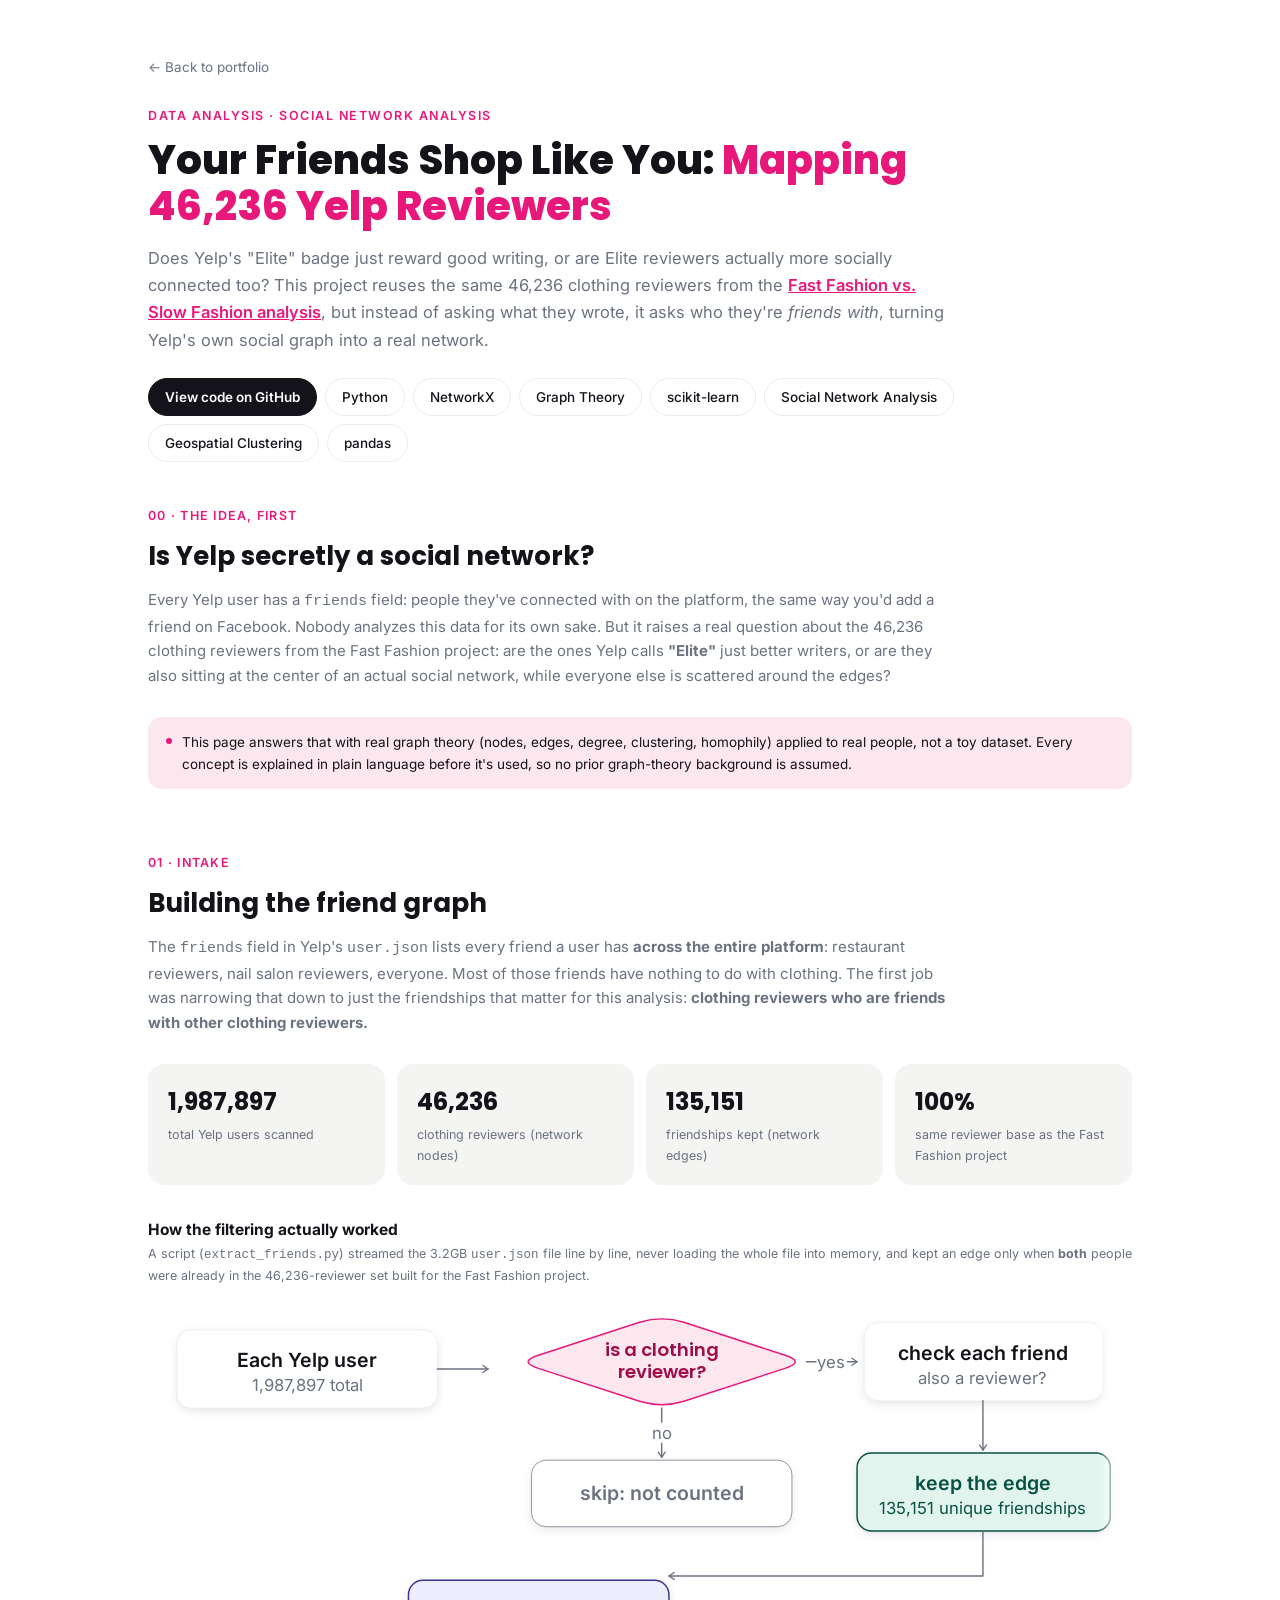
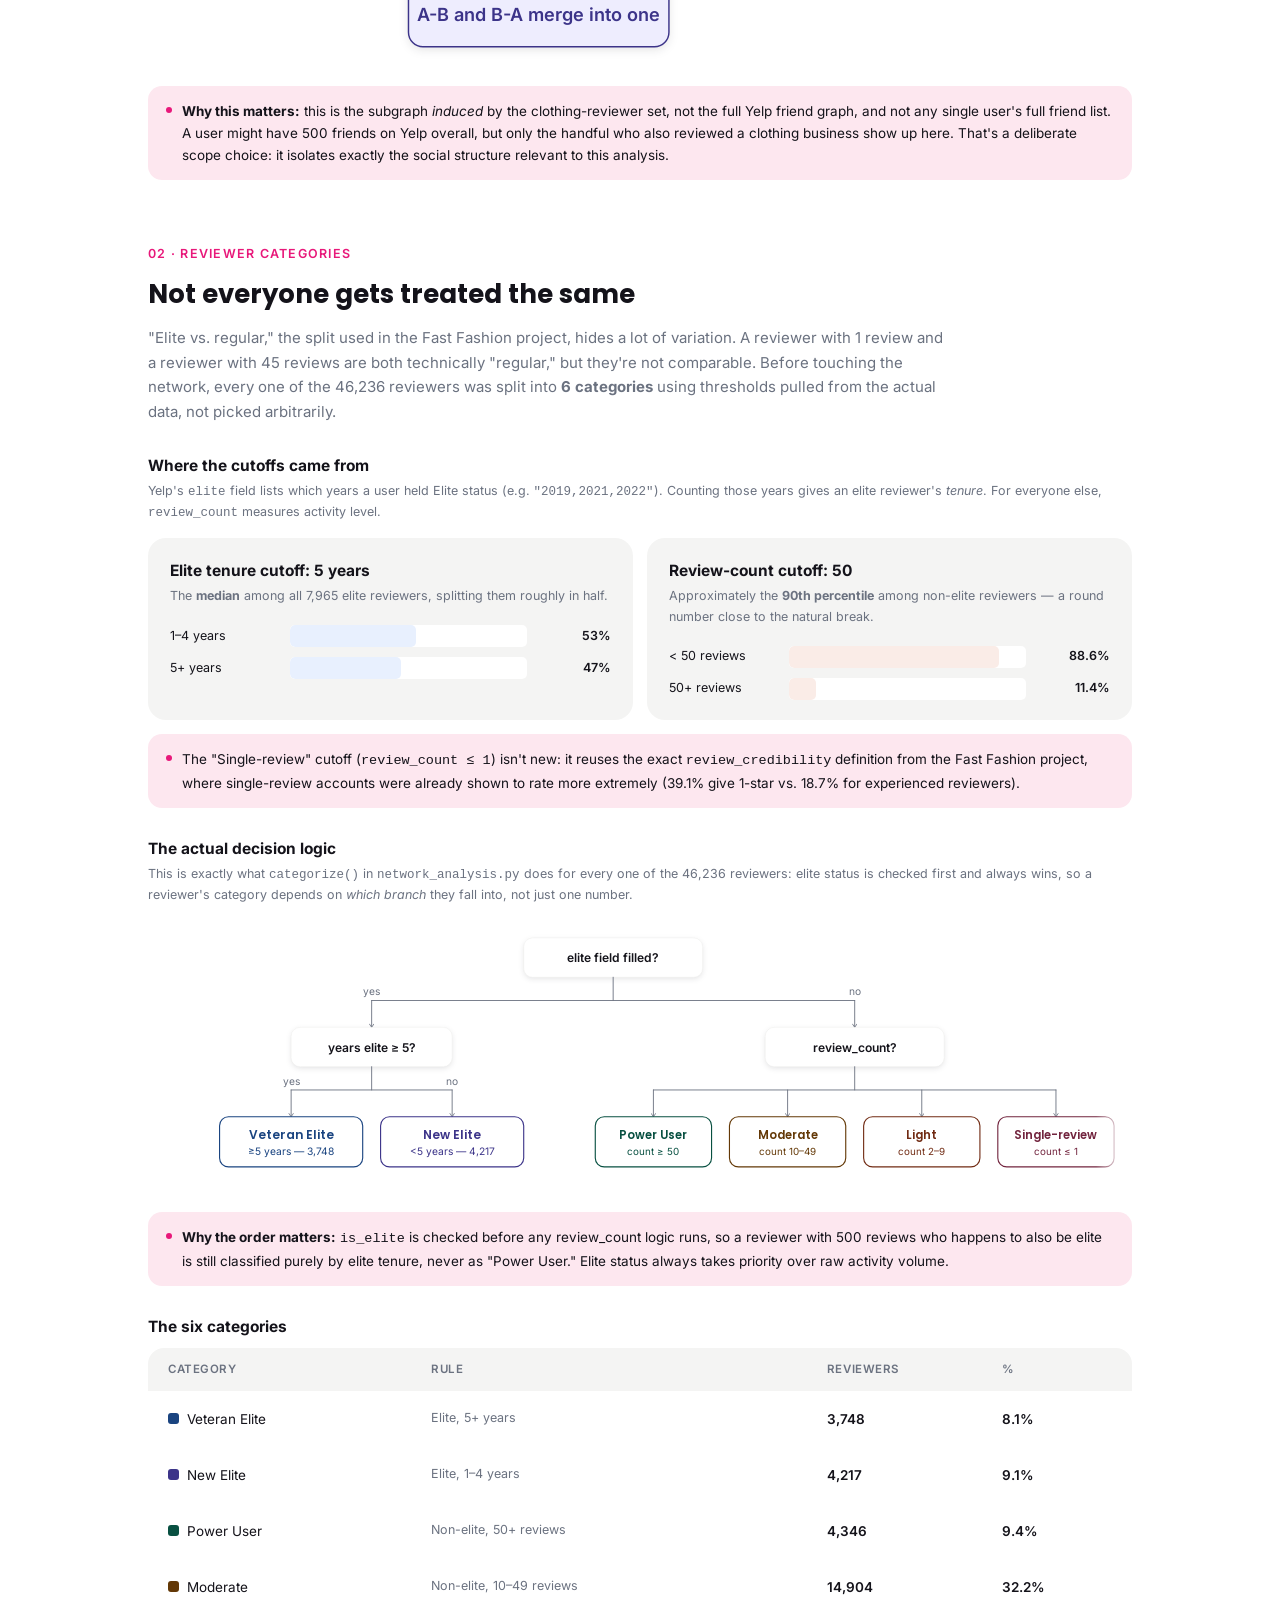
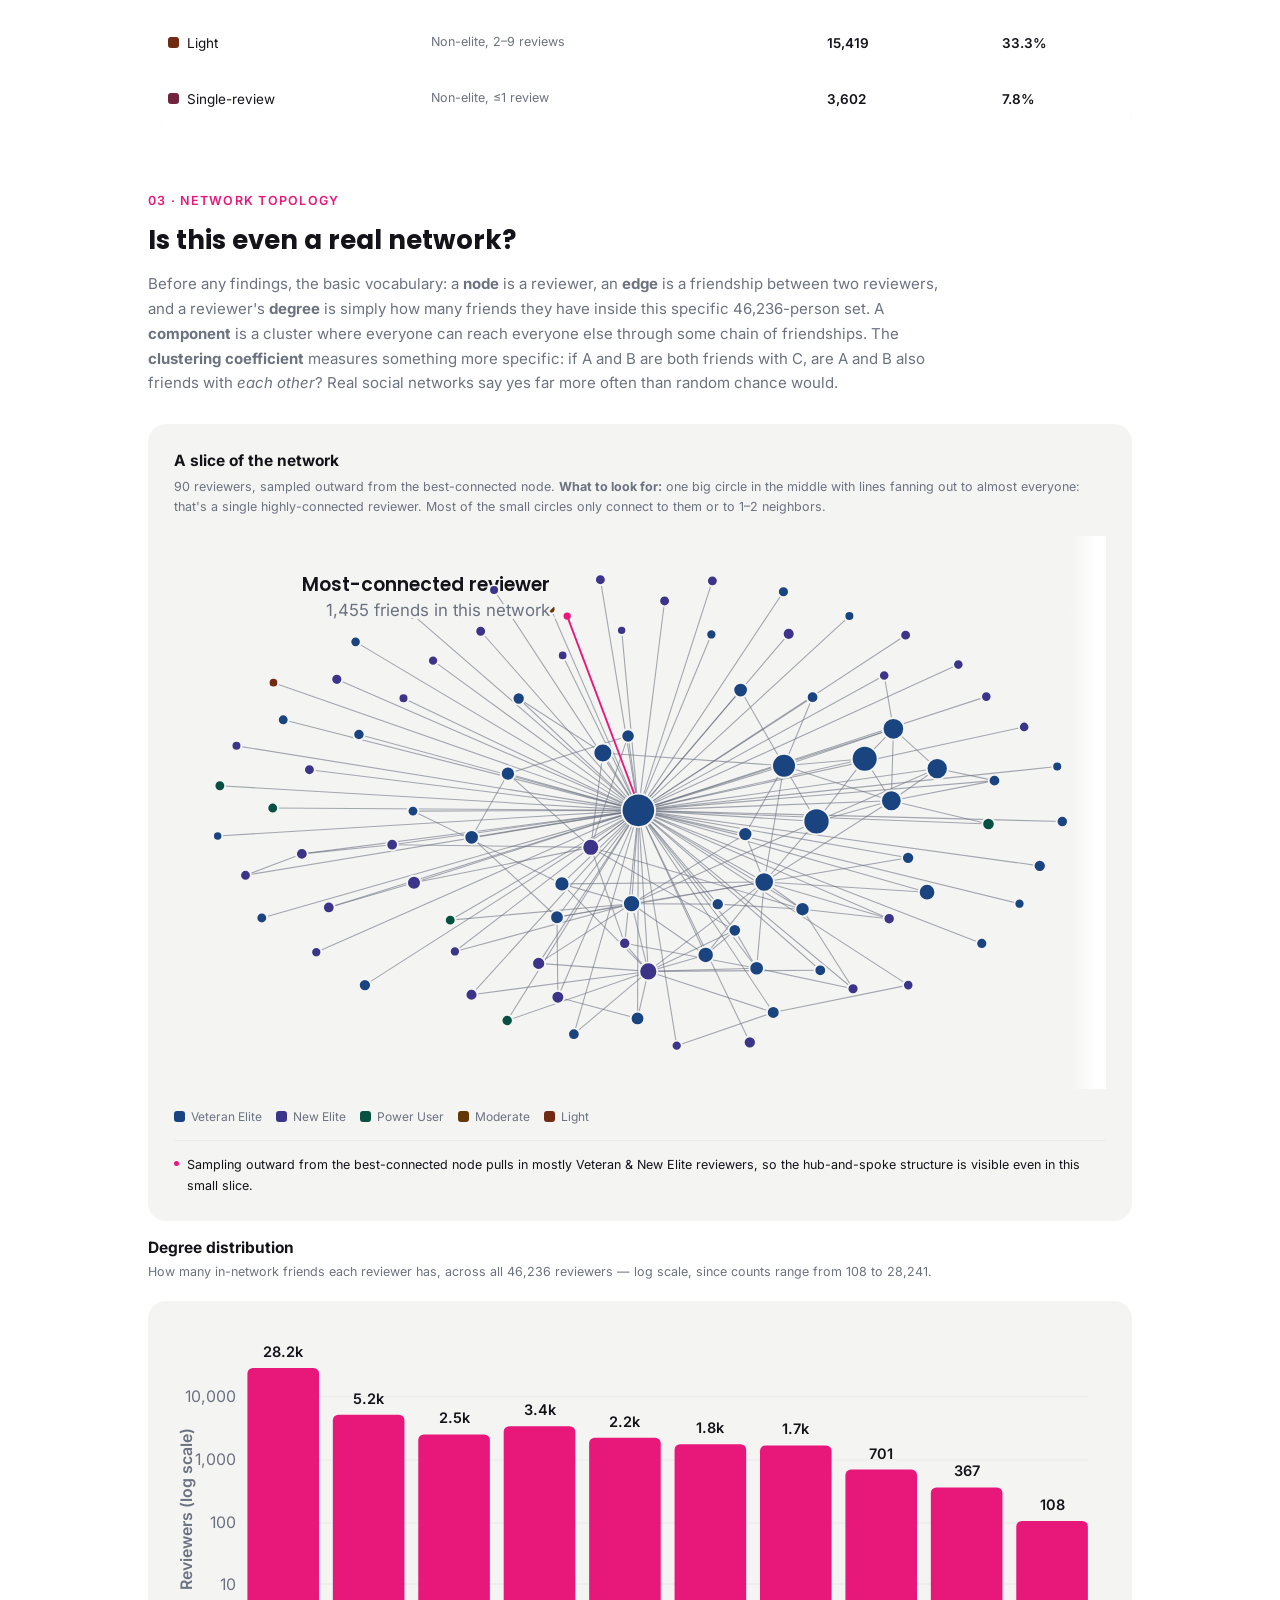
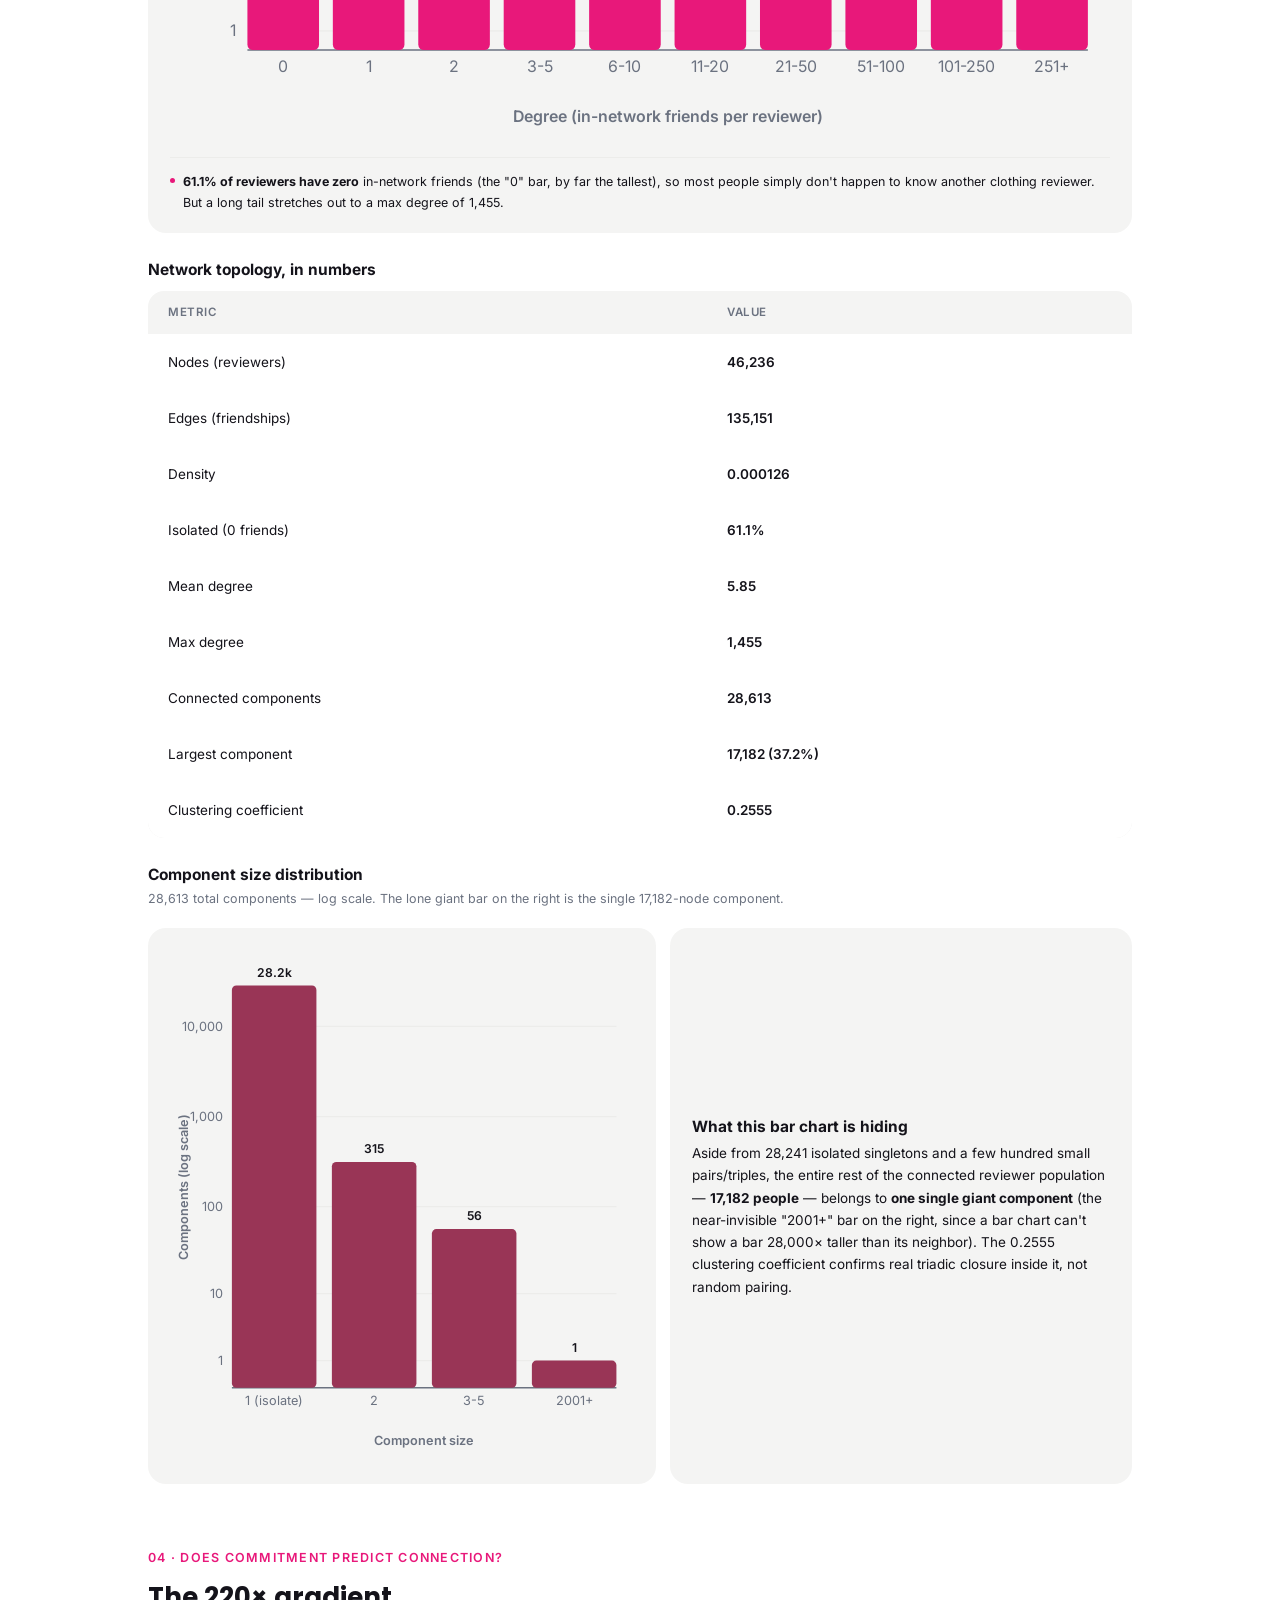
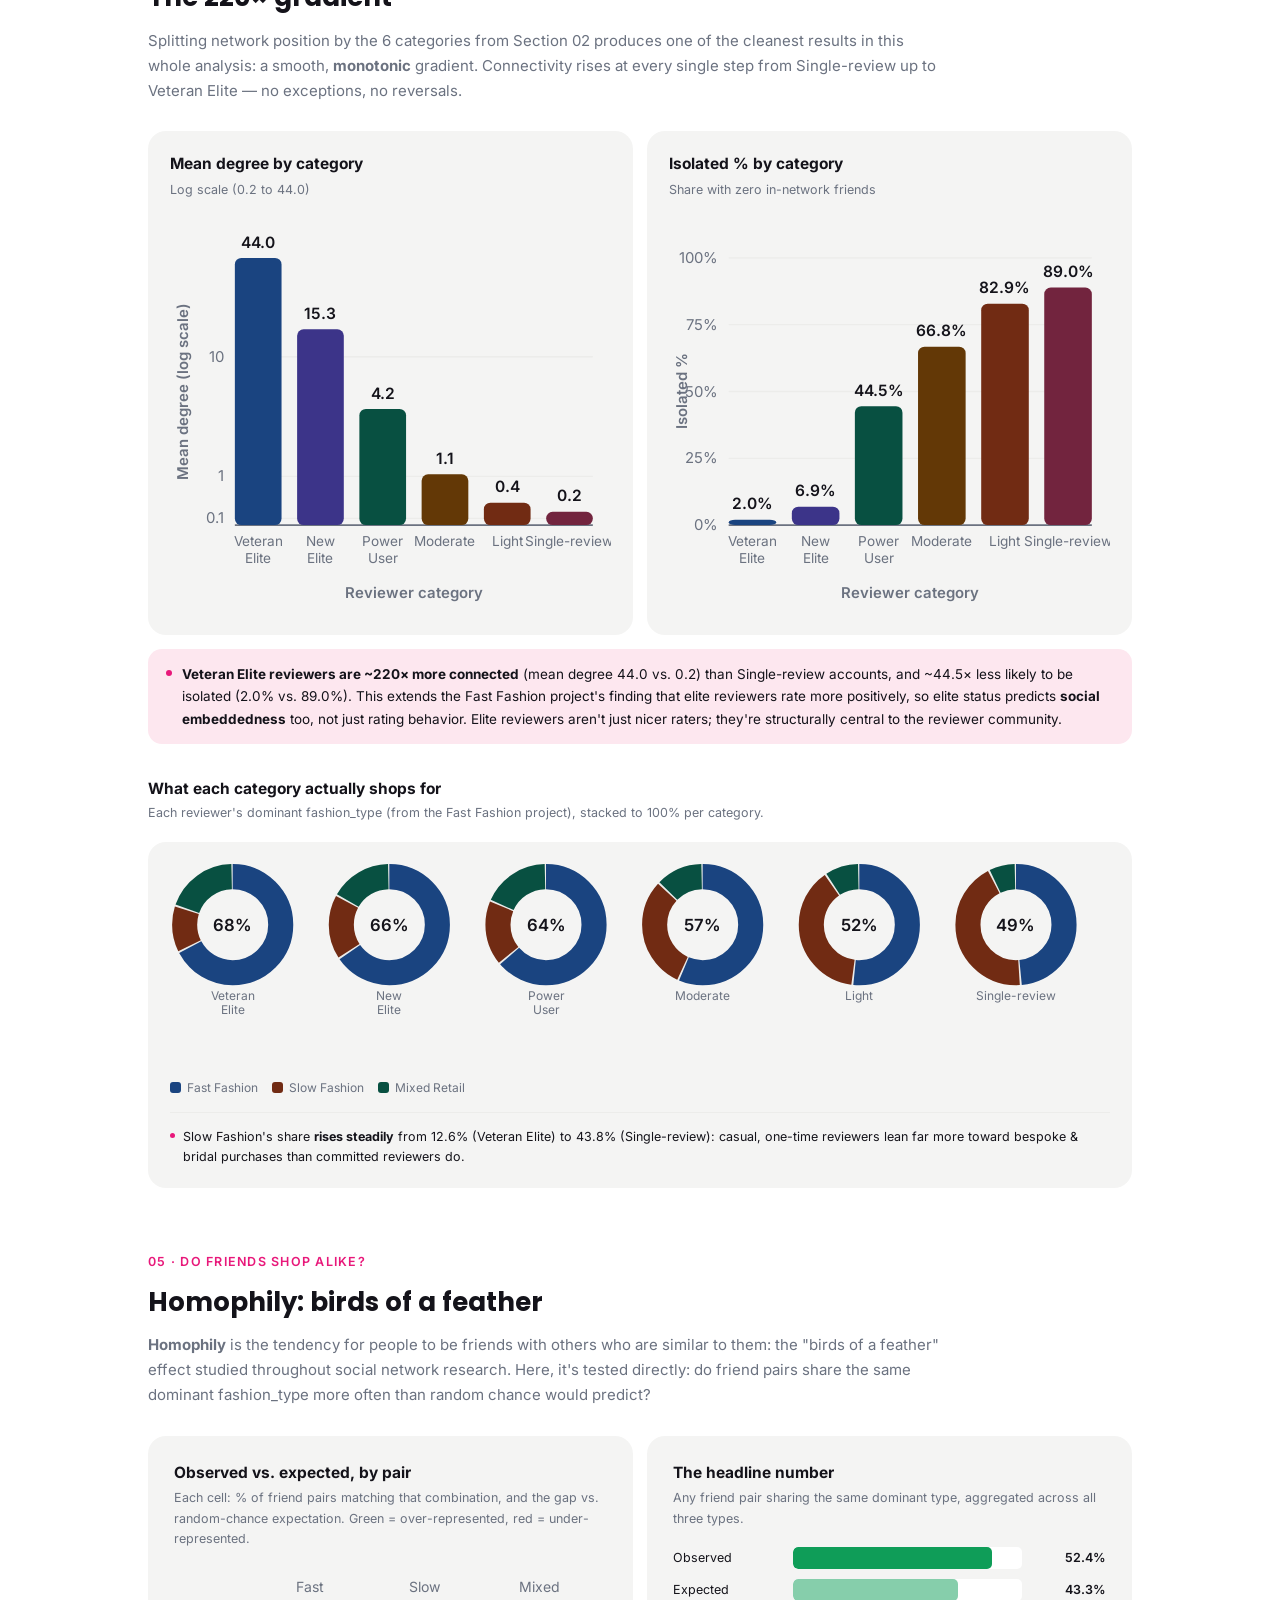
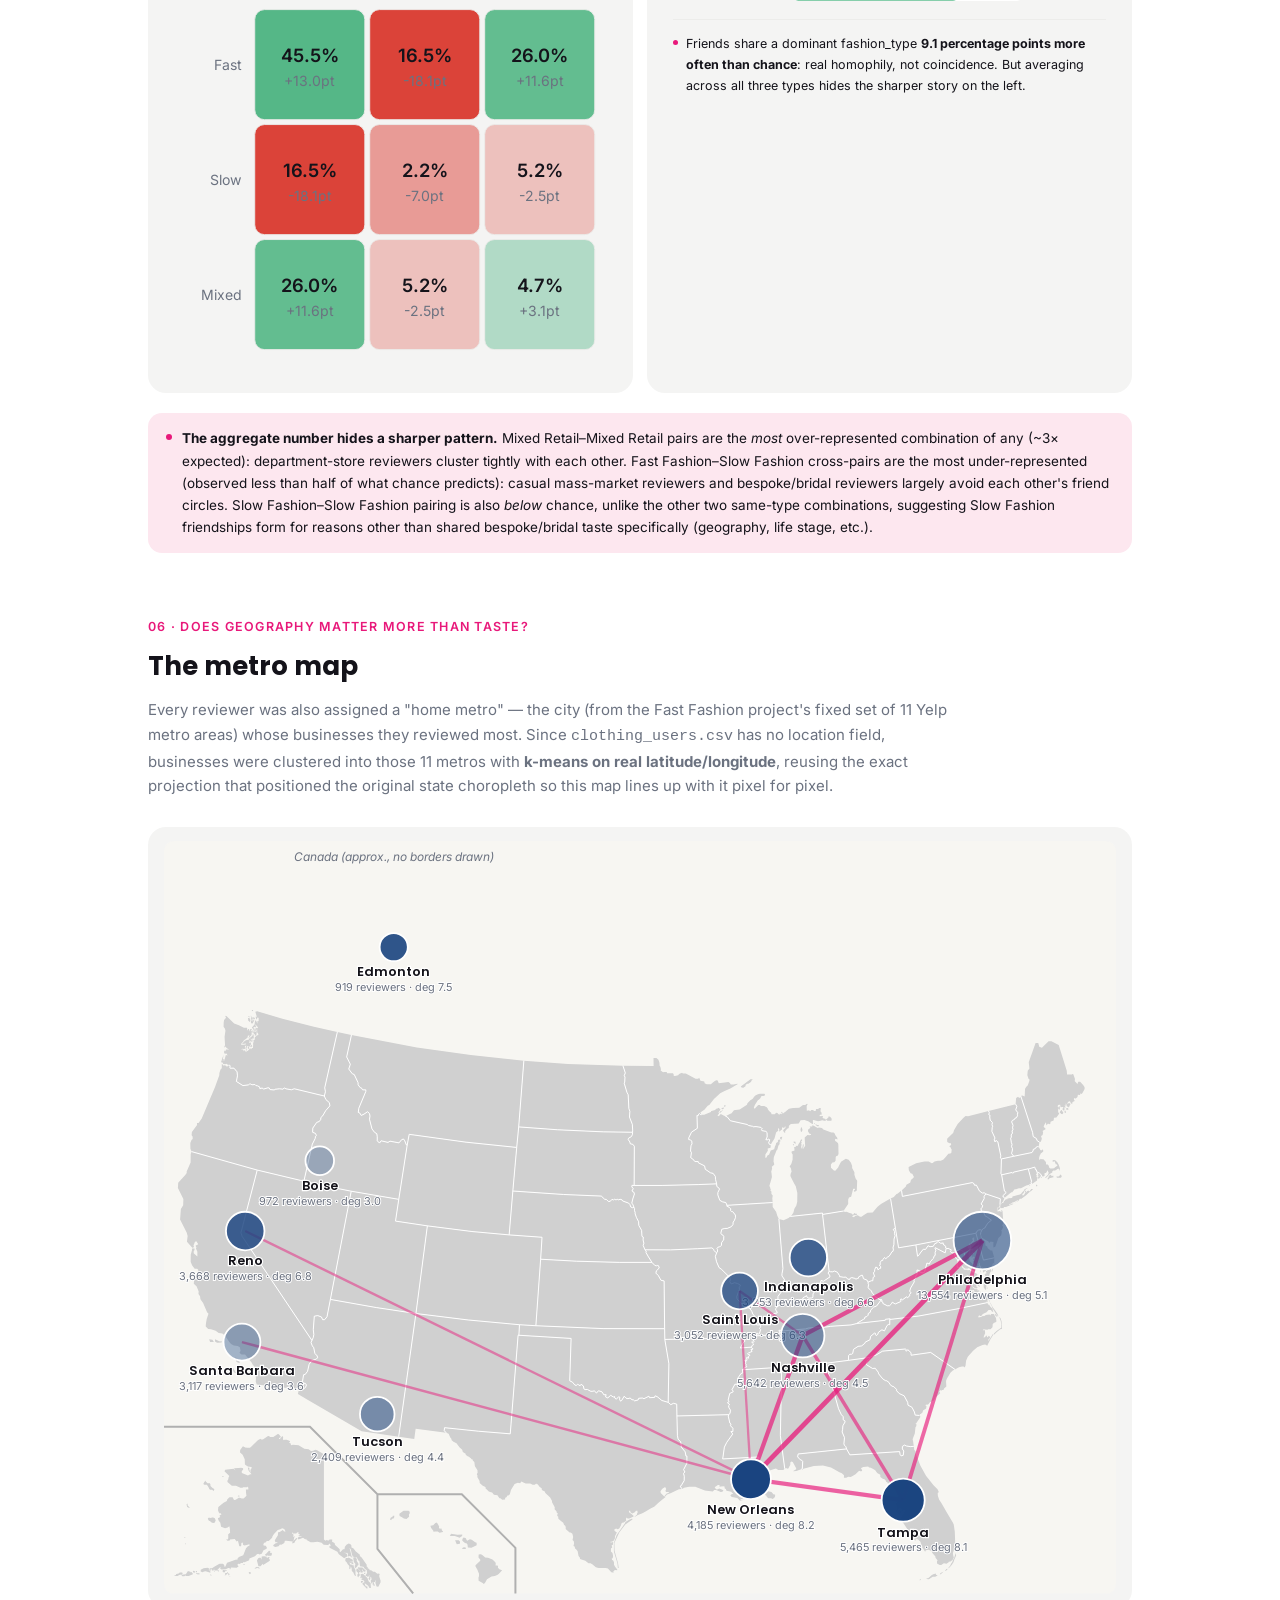
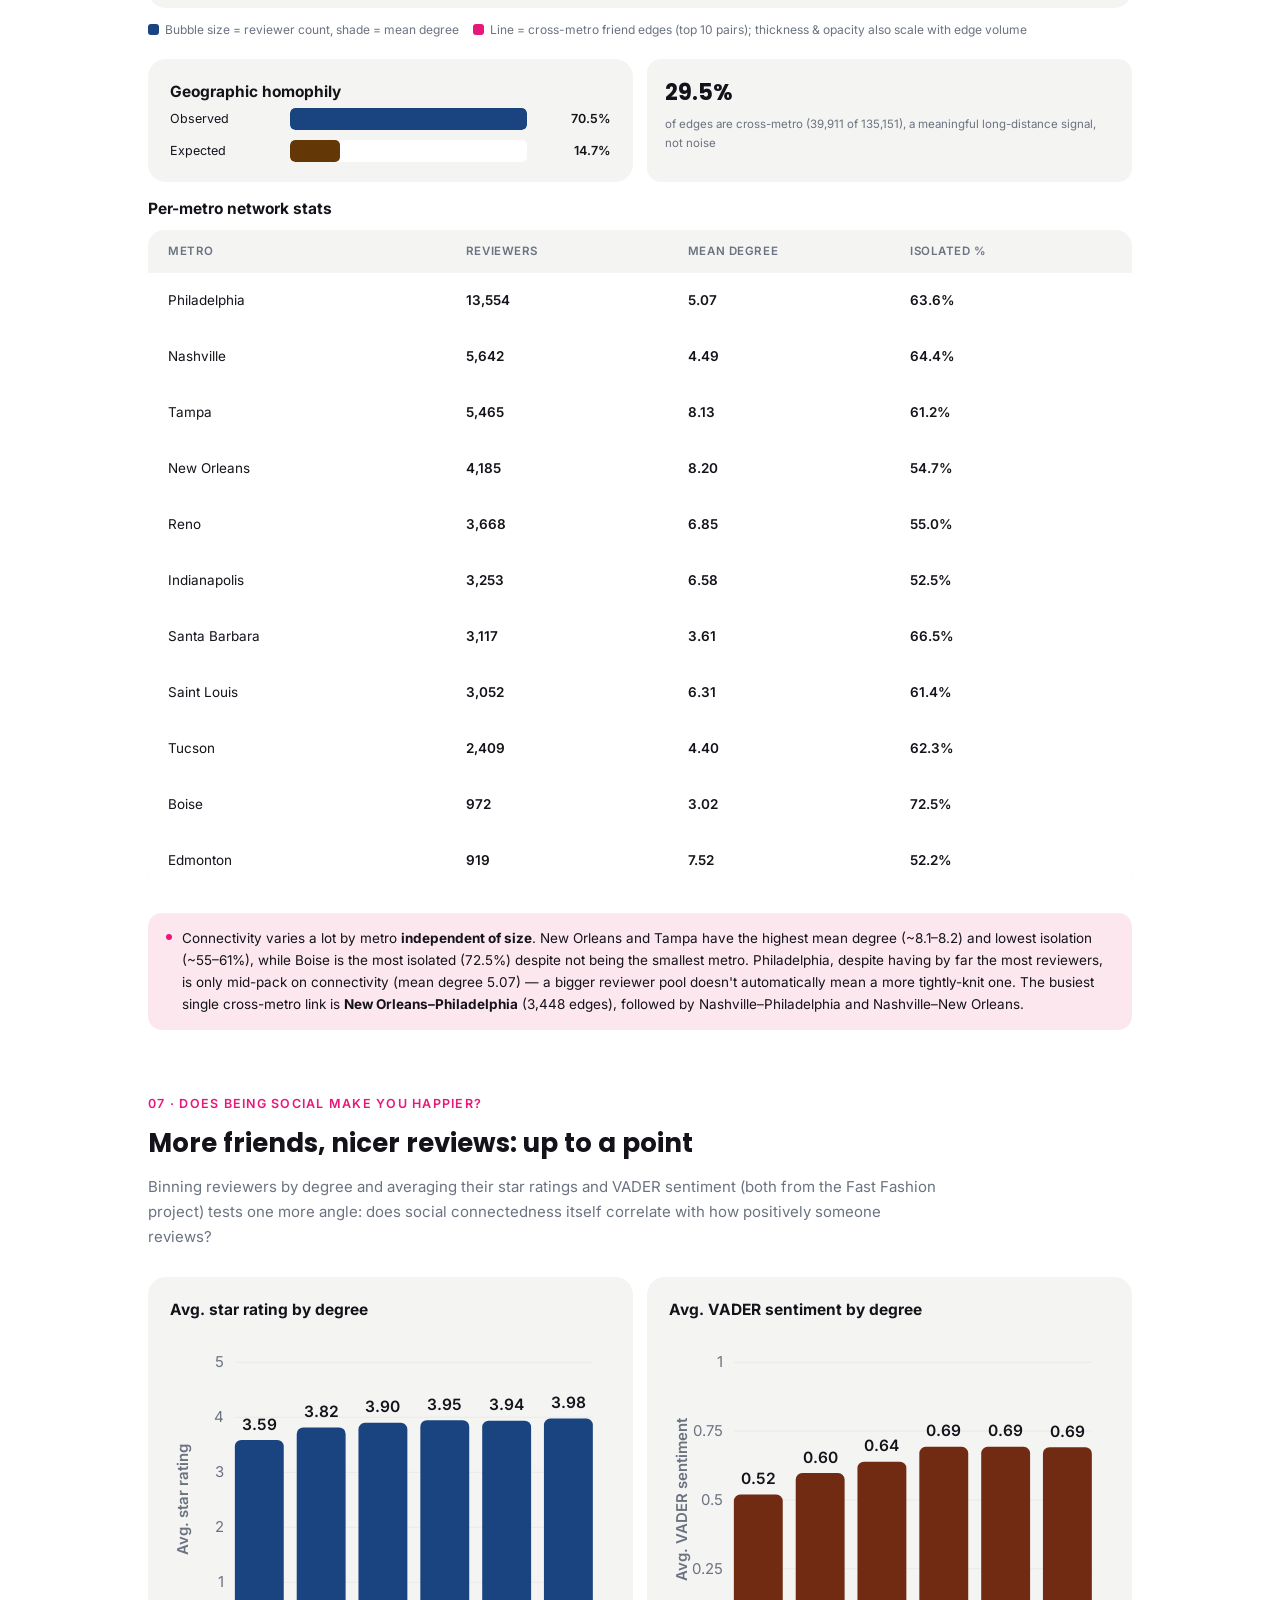
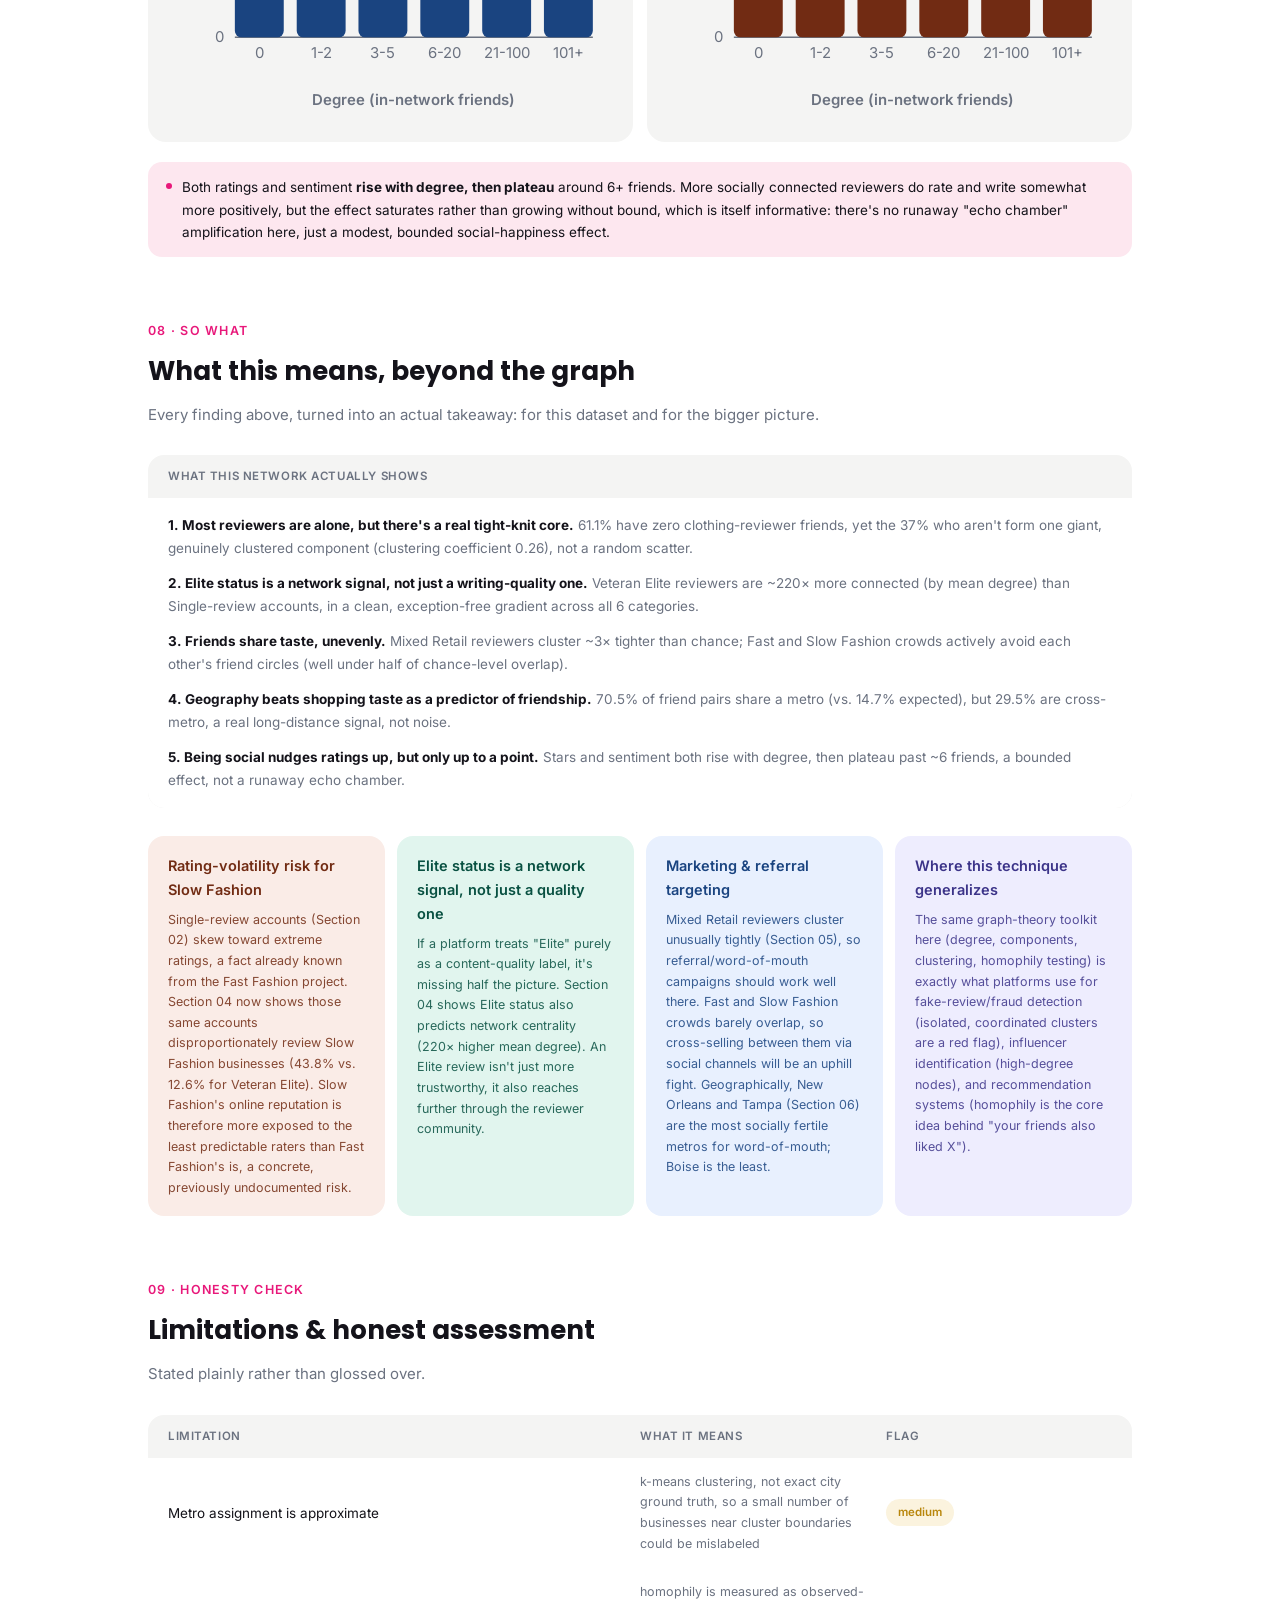
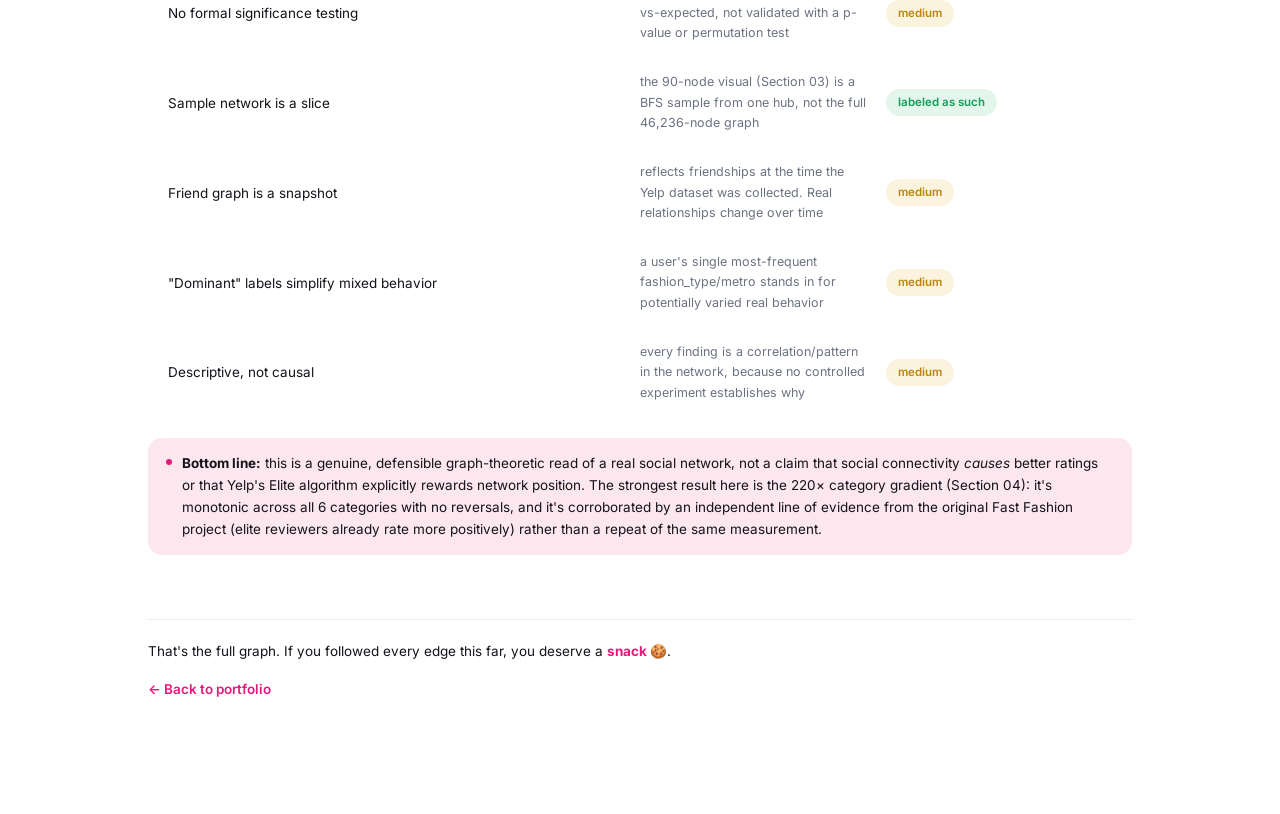
<file: projects/reviewer_network_analysis.html>
<!DOCTYPE html>
<html lang="en">
<head>
  <!-- Google tag (gtag.js) -->
  <script async src="https://www.googletagmanager.com/gtag/js?id=G-8GJ6KLD18J"></script>
  <script>
    window.dataLayer = window.dataLayer || [];
    function gtag(){dataLayer.push(arguments);}
    gtag('js', new Date());
    gtag('config', 'G-8GJ6KLD18J');
  </script>

<meta charset="UTF-8">
<meta name="viewport" content="width=device-width, initial-scale=1.0">
<title>Reviewer Social Network Analysis | Rutuja Patel</title>
<link rel="icon" type="image/svg+xml" href="data:image/svg+xml,%3Csvg xmlns='http://www.w3.org/2000/svg' viewBox='0 0 64 64'%3E%3Cdefs%3E%3ClinearGradient id='g' x1='0%25' y1='0%25' x2='100%25' y2='100%25'%3E%3Cstop offset='0%25' stop-color='%23e8187a'/%3E%3Cstop offset='100%25' stop-color='%23f9004d'/%3E%3C/linearGradient%3E%3C/defs%3E%3Ccircle cx='32' cy='32' r='32' fill='url(%23g)'/%3E%3Ctext x='32' y='42' font-family='Poppins, Arial, sans-serif' font-weight='800' font-size='26' fill='white' text-anchor='middle'%3ERP%3C/text%3E%3C/svg%3E">
<link href="https://fonts.googleapis.com/css2?family=Poppins:wght@500;600;700;800&family=Inter:wght@400;500;600&family=IBM+Plex+Mono:wght@500;600&display=swap" rel="stylesheet">
<style>
  :root {
    --pink: #e8187a;
    --pink-tint: #FDE7EF;
    --black: #14131A;
    --gray-text: #6B7280;
    --card-bg: #F4F4F3;
    --border: #ECECEA;
    --green: #0F9D58;
    --green-tint: #E4F6EC;
    --amber: #B8860B;
    --amber-tint: #FBF3DE;
    --red: #D93025;
    --red-tint: #FCE9E7;
    --heading: 'Poppins', sans-serif;
    --body: 'Inter', -apple-system, sans-serif;
  }
  * { box-sizing: border-box; }
  body {
    margin: 0;
    background: #FFFFFF;
    color: var(--black);
    font-family: var(--body);
    line-height: 1.65;
  }
  .wrap { max-width: 1040px; margin: 0 auto; padding: 56px 28px 100px; }

  .crumb { font-family: var(--body); font-size: 13.5px; color: var(--gray-text); margin: 0 0 28px; }
  .crumb a { color: var(--gray-text); text-decoration: none; }
  .crumb a:hover { color: var(--pink); }

  .eyebrow { font-family: var(--body); font-size: 12.5px; font-weight: 600; letter-spacing: 0.12em; text-transform: uppercase; color: var(--pink); margin: 0 0 10px; }
  h1.title { font-family: var(--heading); font-weight: 800; font-size: 40px; line-height: 1.15; margin: 0 0 16px; max-width: 760px; }
  h1.title span { color: var(--pink); }
  .dek { font-size: 16.5px; color: var(--gray-text); max-width: 800px; margin: 0 0 24px; }

  .tag-row { display: flex; flex-wrap: wrap; gap: 8px; margin-bottom: 44px; }
  .tag { font-size: 13.5px; font-weight: 500; padding: 7px 16px; border-radius: 999px; border: 1px solid var(--border); color: var(--black); background: #fff; }
  .tag-github {
    display: inline-flex; align-items: center; gap: 6px;
    font-size: 13.5px; font-weight: 600; padding: 7px 16px; border-radius: 999px;
    background: var(--black); color: #fff; text-decoration: none; border: 1px solid var(--black);
  }
  .tag-github:hover { background: var(--pink); border-color: var(--pink); color: #fff; }
  .tag.filled { background: var(--pink); color: #fff; border-color: var(--pink); }

  .section { margin-bottom: 64px; }
  .section-eyebrow { font-family: var(--body); font-size: 12.5px; font-weight: 600; letter-spacing: 0.1em; text-transform: uppercase; color: var(--pink); margin: 0 0 8px; }
  h2.section-title { font-family: var(--heading); font-weight: 700; font-size: 26px; margin: 0 0 10px; }
  .section-desc { font-size: 15px; color: var(--gray-text); max-width: 800px; margin: 0 0 28px; }

  .stat-grid { display: grid; grid-template-columns: repeat(auto-fit, minmax(140px, 1fr)); gap: 12px; margin-bottom: 32px; }
  .stat-card { background: var(--card-bg); border-radius: 16px; padding: 18px 20px; }
  .stat-num { font-family: var(--heading); font-weight: 700; font-size: 24px; margin: 0 0 4px; }
  .stat-label { font-size: 12.5px; color: var(--gray-text); margin: 0; }

  .field-grid { display: grid; grid-template-columns: repeat(auto-fit, minmax(230px, 1fr)); gap: 12px; }
  .field-card { background: var(--card-bg); border-radius: 16px; padding: 18px 20px; }
  .field-top { display: flex; align-items: center; gap: 10px; margin-bottom: 8px; }
  .field-name { font-weight: 600; font-size: 14.5px; flex: 1; margin: 0; }
  .field-count { font-size: 11.5px; font-weight: 600; background: rgba(255,255,255,0.6); padding: 2px 9px; border-radius: 999px; flex-shrink: 0; }
  .field-desc { font-size: 12.5px; margin: 0; opacity: 0.85; }

  .c-purple { background: #EEEDFE; color: #3C3489; }
  .c-teal   { background: #E1F5EE; color: #085041; }
  .c-teal2  { background: #C3EDDC; color: #04342C; }
  .c-coral  { background: #FAECE7; color: #712B13; }
  .c-pink2  { background: #FBEAF0; color: #72243E; }
  .c-amber  { background: #FAEEDA; color: #633806; }
  .c-green  { background: #EAF3DE; color: #27500A; }
  .c-red    { background: #FCEBEB; color: #791F1F; }
  .c-blue   { background: #E8F0FE; color: #1A4480; }

  .dg-wrap { overflow-x: auto; margin-bottom: 8px; position: relative; -webkit-overflow-scrolling: touch; }
  .dg-wrap::after { content: ''; position: absolute; top: 0; right: 0; bottom: 8px; width: 36px; background: linear-gradient(to right, transparent, rgba(255,255,255,0.98) 70%); pointer-events: none; }
  .dg-wrap svg { min-width: 600px; }
  /* Explicit mobile-only "swipe" hint: on a real phone the native scrollbar
     is often invisible until touched, so the fade alone isn't enough to
     signal these hand-built diagrams scroll horizontally. */
  .dg-hint { display: none; }
  @media (max-width: 640px) {
    .dg-hint {
      display: inline-flex; align-items: center; gap: 6px;
      font-size: 11.5px; font-weight: 600; color: var(--pink);
      background: var(--pink-tint); border-radius: 999px;
      padding: 5px 12px; margin: 0 0 8px; width: fit-content;
    }
  }
  .dg-line { stroke: var(--gray-text); stroke-width: 0.75; opacity: 0.6; }
  .dg-arrow { stroke: var(--gray-text); fill: none; stroke-width: 1; stroke-linejoin: round; stroke-linecap: round; }
  .dg-lane-label { font-family: var(--body); font-size: 12.5px; fill: var(--gray-text); }
  .dg-phase-label { font-family: var(--body); font-size: 12.5px; font-weight: 600; fill: var(--pink); }
  .dg-th { font-family: var(--body); font-size: 13.5px; font-weight: 600; fill: var(--black); }
  .dg-ts { font-family: var(--body); font-size: 11.5px; fill: var(--gray-text); }
  .dg-box rect, .dg-box polygon, .dg-box circle,
  .dgc-blue rect, .dgc-blue polygon, .dgc-blue circle,
  .dgc-teal rect, .dgc-teal polygon, .dgc-teal circle,
  .dgc-purple rect, .dgc-purple polygon, .dgc-purple circle,
  .dgc-coral rect, .dgc-coral polygon, .dgc-coral circle,
  .dgc-amber rect, .dgc-amber polygon, .dgc-amber circle,
  .dgc-green rect, .dgc-green polygon, .dgc-green circle,
  .dgc-red rect, .dgc-red polygon, .dgc-red circle {
    filter: drop-shadow(0 2px 3px rgba(20,19,26,0.10));
  }
  .dg-box rect, .dg-box polygon, .dg-box circle { fill: #fff; stroke: var(--border); stroke-width: 0.5; }
  .dg-box .dg-th { fill: var(--black); }
  .dgc-blue rect, .dgc-blue polygon, .dgc-blue circle { fill: #E8F0FE; stroke: #1A4480; }
  .dgc-blue .dg-th, .dgc-blue .dg-ts { fill: #1A4480; }
  .dgc-teal rect, .dgc-teal polygon, .dgc-teal circle { fill: #E1F5EE; stroke: #085041; }
  .dgc-teal .dg-th, .dgc-teal .dg-ts { fill: #085041; }
  .dgc-coral rect, .dgc-coral polygon, .dgc-coral circle { fill: #FAECE7; stroke: #712B13; }
  .dgc-coral .dg-th, .dgc-coral .dg-ts { fill: #712B13; }
  .dgc-purple rect, .dgc-purple polygon, .dgc-purple circle { fill: #EEEDFE; stroke: #3C3489; }
  .dgc-purple .dg-th, .dgc-purple .dg-ts { fill: #3C3489; }
  .dgc-amber rect, .dgc-amber polygon, .dgc-amber circle { fill: #FAEEDA; stroke: #633806; }
  .dgc-amber .dg-th, .dgc-amber .dg-ts { fill: #633806; }
  .dg-note rect { fill: #fff; stroke: var(--border); }
  .dg-note text { fill: var(--gray-text); }
  .dg-dashed { fill: none; stroke: var(--gray-text); stroke-width: 0.5; stroke-dasharray: 4 3; }

  .quality-table { background: var(--card-bg); border-radius: 16px; overflow: hidden; }
  .quality-head { display: grid; grid-template-columns: 2fr 1fr 1fr; column-gap: 20px; padding: 12px 20px; font-size: 11.5px; font-weight: 600; text-transform: uppercase; letter-spacing: 0.05em; color: var(--gray-text); }
  .quality-row { display: grid; grid-template-columns: 2fr 1fr 1fr; column-gap: 20px; align-items: center; padding: 14px 20px; background: #fff; font-size: 13.5px; min-height: 56px; }
  .quality-row:first-of-type { border-top-left-radius: 16px; border-top-right-radius: 16px; }
  .quality-row:last-of-type { border-bottom-left-radius: 16px; border-bottom-right-radius: 16px; }
  .quality-val { font-weight: 600; }
  .status-pill { font-size: 11.5px; font-weight: 600; padding: 4px 12px; border-radius: 999px; display: inline-block; width: fit-content; }
  .status-red { background: var(--red-tint); color: var(--red); }
  .status-amber { background: var(--amber-tint); color: var(--amber); }
  .status-green { background: var(--green-tint); color: var(--green); }

  .callout { display: flex; gap: 10px; align-items: flex-start; background: var(--pink-tint); border-radius: 14px; padding: 14px 18px; margin-top: 20px; }
  .callout p { font-size: 13.5px; color: var(--black); margin: 0; }
  .callout .dot { width: 6px; height: 6px; border-radius: 50%; background: var(--pink); margin-top: 7px; flex-shrink: 0; }

  .kpi-strip { display: grid; grid-template-columns: repeat(auto-fit, minmax(130px, 1fr)); gap: 12px; margin-bottom: 28px; }
  .kpi-card { background: var(--card-bg); border-radius: 14px; padding: 16px 18px; }
  .kpi-num { font-family: var(--heading); font-weight: 700; font-size: 22px; margin: 0 0 3px; }
  .kpi-label { font-size: 11.5px; color: var(--gray-text); margin: 0; }

  .chart-row { display: grid; gap: 14px; margin-bottom: 14px; }
  .chart-row.hero { grid-template-columns: repeat(auto-fit, minmax(300px, 1fr)); }
  .chart-row.secondary { grid-template-columns: repeat(auto-fit, minmax(220px, 1fr)); }

  .chart-card { background: var(--card-bg); border-radius: 18px; padding: 20px 22px; }
  .chart-card.hero { padding: 24px 26px; }
  .chart-title { font-weight: 700; font-size: 15.5px; margin: 0 0 3px; }
  .chart-sub { font-size: 12.5px; color: var(--gray-text); margin: 0 0 18px; }

  .bar-row { display: flex; align-items: center; gap: 10px; margin-bottom: 10px; }
  .bar-row:last-child { margin-bottom: 0; }
  .bar-label { width: 110px; font-size: 12.5px; color: var(--black); flex-shrink: 0; }
  .bar-track { flex: 1; background: #fff; border-radius: 5px; height: 22px; overflow: hidden; }
  .bar-fill { height: 100%; border-radius: 5px; display: flex; align-items: center; padding-left: 8px; }
  .bar-fill span { font-size: 11.5px; font-weight: 600; }
  .bar-val { width: 74px; font-size: 12.5px; font-weight: 600; text-align: right; flex-shrink: 0; }

  .callout-card { background: var(--pink-tint); border-radius: 18px; padding: 20px 22px; }
  .callout-card .chart-title { color: var(--pink); }

  .so-what { display: flex; gap: 8px; align-items: flex-start; margin-top: 14px; padding-top: 14px; border-top: 1px solid var(--border); }
  .so-what .dot { width: 5px; height: 5px; border-radius: 50%; background: var(--pink); margin-top: 6px; flex-shrink: 0; }
  .so-what p { font-size: 12.5px; color: var(--black); margin: 0; }

  .term-cloud { display: flex; flex-wrap: wrap; gap: 7px; }
  .term-tag { font-size: 12.5px; font-weight: 500; padding: 5px 12px; border-radius: 999px; background: #fff; border: 1px solid var(--border); }

  .map-card { background: var(--card-bg); border-radius: 18px; padding: 14px 16px; }
  .map-card svg { display: block; width: 100%; height: auto; border-radius: 10px; overflow: hidden; }

  .legend-row { display: flex; flex-wrap: wrap; gap: 14px; margin: 10px 0 0; }
  .legend-item { display: inline-flex; align-items: center; gap: 6px; font-size: 12px; color: var(--gray-text); }
  .legend-swatch { width: 11px; height: 11px; border-radius: 3px; display: inline-block; flex-shrink: 0; }

  .to-top { position: fixed; bottom: 24px; right: 24px; z-index: 60; width: 44px; height: 44px; border-radius: 50%; background: var(--pink); color: #fff; border: none; display: flex; align-items: center; justify-content: center; font-size: 18px; cursor: pointer; box-shadow: 0 4px 16px rgba(232,24,122,.35); opacity: 0; pointer-events: none; transition: opacity .2s ease, transform .2s ease; }
  .to-top.show { opacity: 1; pointer-events: auto; }
  .to-top:hover { transform: translateY(-2px); }

  @media (max-width: 640px) {
    .wrap { padding: 40px 18px 72px; }
    h1.title { font-size: 30px; }
    .quality-head { display: none !important; }
    .quality-row { grid-template-columns: 1fr !important; row-gap: 4px; font-size: 12.5px; }
    .field-grid { grid-template-columns: 1fr !important; }
    /* auto-fit minmax() floors (300px hero / 220px secondary) can force a
       track wider than very narrow phones; pin to one column instead of
       letting the minimum cause horizontal overflow. One chart-row hero
       also pins its own fixed 2-column ratio via inline style, which needs
       its own selector to override. */
    .chart-row.hero { grid-template-columns: 1fr !important; }
    .chart-row.secondary { grid-template-columns: 1fr !important; }
    div[style*="grid-template-columns: 1.1fr 1fr"] { grid-template-columns: 1fr !important; }

    /* A few SVG charts are wide (viewBox 680–900) and sit directly in a
       .chart-card with no .dg-wrap scroll wrapper, so width:100% squashes
       their data-label text illegibly small on a phone. Give them a
       scrollable floor instead, matching the .dg-wrap diagrams elsewhere. */
    .chart-card { overflow-x: auto; -webkit-overflow-scrolling: touch; }
    .chart-card > svg[viewBox="0 0 680 300"] { min-width: 560px; }
    .chart-card > svg[viewBox="0 0 420 460"] { min-width: 380px; }
    .chart-card > svg[viewBox="0 0 900 190"] { min-width: 640px; }
  }

  @media (max-width: 420px) {
    .wrap { padding: 32px 14px 56px; }
    h1.title { font-size: 26px; }
    h2.section-title { font-size: 22px; }
    .bar-label { width: 84px; font-size: 11.5px; }
    .bar-val { width: 60px; font-size: 11.5px; }
  }
</style>
</head>
<body>
<button class="to-top" id="toTop" aria-label="Back to top">↑</button>
<div class="wrap">

  <p class="crumb"><a href="/#portfolio">← Back to portfolio</a></p>

  <p class="eyebrow">Data Analysis · Social Network Analysis</p>
  <h1 class="title">Your Friends Shop Like You: <span>Mapping 46,236 Yelp Reviewers</span></h1>
  <p class="dek">
    Does Yelp's "Elite" badge just reward good writing, or are Elite reviewers actually more socially connected too?
    This project reuses the same 46,236 clothing reviewers from the <a href="fast_fashion_vs_slow_fashion.html" style="color:var(--pink); font-weight:600;">Fast Fashion vs. Slow Fashion analysis</a>,
    but instead of asking what they wrote, it asks who they're <em>friends with</em>, turning Yelp's own social graph into a real network.
  </p>

  <div class="tag-row">
    <a class="tag-github" href="https://github.com/analyzewithrutuja/yelp_reviewer_network_analysis" target="_blank" rel="noopener">View code on GitHub</a>
    <span class="tag">Python</span>
    <span class="tag">NetworkX</span>
    <span class="tag">Graph Theory</span>
    <span class="tag">scikit-learn</span>
    <span class="tag">Social Network Analysis</span>
    <span class="tag">Geospatial Clustering</span>
    <span class="tag">pandas</span>
  </div>

  <!-- ===== 00 THE IDEA ===== -->
  <div class="section">
    <p class="section-eyebrow">00 · The idea, first</p>
    <h2 class="section-title">Is Yelp secretly a social network?</h2>
    <p class="section-desc">
      Every Yelp user has a <code>friends</code> field: people they've connected with on the platform, the same way
      you'd add a friend on Facebook. Nobody analyzes this data for its own sake. But it raises a real question about
      the 46,236 clothing reviewers from the Fast Fashion project: are the ones Yelp calls <strong>"Elite"</strong>
      just better writers, or are they also sitting at the center of an actual social network, while everyone else
      is scattered around the edges?
    </p>
    <div class="callout">
      <span class="dot"></span>
      <p>This page answers that with real graph theory (nodes, edges, degree, clustering, homophily) applied to
      real people, not a toy dataset. Every concept is explained in plain language before it's used, so no prior
      graph-theory background is assumed.</p>
    </div>
  </div>
  <!-- ===== END 00 ===== -->

  <!-- ===== 01 DATASET / INTAKE ===== -->
  <div class="section">
    <p class="section-eyebrow">01 · Intake</p>
    <h2 class="section-title">Building the friend graph</h2>
    <p class="section-desc">
      The <code>friends</code> field in Yelp's <code>user.json</code> lists every friend a user has <strong>across
      the entire platform</strong>: restaurant reviewers, nail salon reviewers, everyone. Most of those friends have
      nothing to do with clothing. The first job was narrowing that down to just the friendships that matter for this
      analysis: <strong>clothing reviewers who are friends with other clothing reviewers.</strong>
    </p>

    <div class="stat-grid">
      <div class="stat-card"><p class="stat-num">1,987,897</p><p class="stat-label">total Yelp users scanned</p></div>
      <div class="stat-card"><p class="stat-num">46,236</p><p class="stat-label">clothing reviewers (network nodes)</p></div>
      <div class="stat-card"><p class="stat-num">135,151</p><p class="stat-label">friendships kept (network edges)</p></div>
      <div class="stat-card"><p class="stat-num">100%</p><p class="stat-label">same reviewer base as the Fast Fashion project</p></div>
    </div>

    <p class="chart-title" style="margin-bottom:2px;">How the filtering actually worked</p>
    <p class="chart-sub" style="margin-bottom:14px;">A script (<code>extract_friends.py</code>) streamed the 3.2GB
    <code>user.json</code> file line by line, never loading the whole file into memory, and kept an edge only when
    <strong>both</strong> people were already in the 46,236-reviewer set built for the Fast Fashion project.</p>

    <p class="dg-hint">↔ Swipe to see full diagram</p>
    <div class="dg-wrap">
<svg viewBox="0 0 680 250" role="img" style="width:100%;" aria-label="Flow diagram showing how friend edges were extracted: for each Yelp user, skip if not a clothing reviewer, otherwise check each friend and keep the edge only if that friend is also a clothing reviewer">
<desc>For every one of the 1,987,897 users in user.json: if the user is not one of the 46,236 clothing reviewers, skip immediately. Otherwise, look at each of their friends; keep an edge only if that friend is also one of the 46,236 clothing reviewers. Duplicate edges (A-B and B-A) are merged into one.</desc>
<defs><marker id="fr-arrow" viewBox="0 0 10 10" refX="8" refY="5" markerWidth="6" markerHeight="6" orient="auto-start-reverse"><path d="M2 1L8 5L2 9" fill="none" stroke="context-stroke" stroke-width="1.5" stroke-linecap="round" stroke-linejoin="round"/></marker></defs>

<g class="dg-box"><rect x="20" y="20" width="180" height="54" rx="10"/>
<text class="dg-th" x="110" y="41" text-anchor="middle" dominant-baseline="central">Each Yelp user</text>
<text class="dg-ts" x="110" y="58" text-anchor="middle" dominant-baseline="central">1,987,897 total</text></g>

<path d="M200,47 L235,47" class="dg-arrow" marker-end="url(#fr-arrow)"/>

<path d="M 339.7,14.7 Q 355.0,10.0 370.3,14.7 L 439.7,37.3 Q 455.0,42.0 439.7,46.7 L 370.3,69.3 Q 355.0,74.0 339.7,69.3 L 270.3,46.7 Q 255.0,42.0 270.3,37.3 L 339.7,14.7 Z" fill="var(--pink-tint)" stroke="var(--pink)" stroke-width="1" stroke-linejoin="round"/>
<text x="355" y="38" text-anchor="middle" font-family="var(--heading)" font-weight="600" font-size="12.5" fill="#9E0F49">is a clothing</text>
<text x="355" y="53" text-anchor="middle" font-family="var(--heading)" font-weight="600" font-size="12.5" fill="#9E0F49">reviewer?</text>

<path d="M355,74 L355,108" class="dg-arrow" marker-end="url(#fr-arrow)"/>
<rect x="343" y="84" width="24" height="14" fill="#fff"/>
<text class="dg-ts" x="355" y="91" text-anchor="middle" dominant-baseline="central">no</text>
<g class="dg-box"><rect x="265" y="110" width="180" height="46" rx="10" style="stroke:var(--gray-text);"/>
<text class="dg-th" x="355" y="133" text-anchor="middle" dominant-baseline="central" style="fill:var(--gray-text);">skip: not counted</text></g>

<path d="M455,42 L490,42" class="dg-arrow" marker-end="url(#fr-arrow)"/>
<rect x="462" y="35" width="21" height="14" fill="#fff"/>
<text class="dg-ts" x="472" y="42" text-anchor="middle" dominant-baseline="central">yes</text>

<g class="dg-box"><rect x="495" y="15" width="165" height="54" rx="10"/>
<text class="dg-th" x="577" y="36" text-anchor="middle" dominant-baseline="central">check each friend</text>
<text class="dg-ts" x="577" y="53" text-anchor="middle" dominant-baseline="central">also a reviewer?</text></g>

<path d="M577,69 L577,103" class="dg-arrow" marker-end="url(#fr-arrow)"/>
<g class="dgc-teal"><rect x="490" y="105" width="175" height="54" rx="10"/>
<text class="dg-th" x="577" y="126" text-anchor="middle" dominant-baseline="central">keep the edge</text>
<text class="dg-ts" x="577" y="143" text-anchor="middle" dominant-baseline="central">135,151 unique friendships</text></g>

<path d="M577,159 L577,190 L360,190" class="dg-arrow" marker-end="url(#fr-arrow)"/>
<g class="dgc-purple"><rect x="180" y="193" width="180" height="46" rx="10"/>
<text class="dg-th" x="270" y="216" text-anchor="middle" dominant-baseline="central" style="font-size:12.5px;">A-B and B-A merge into one</text></g>
</svg>
    </div>

    <div class="callout" style="margin-top:16px;">
      <span class="dot"></span>
      <p><strong>Why this matters:</strong> this is the subgraph <em>induced</em> by the clothing-reviewer set, not
      the full Yelp friend graph, and not any single user's full friend list. A user might have 500 friends on Yelp
      overall, but only the handful who also reviewed a clothing business show up here. That's a deliberate scope
      choice: it isolates exactly the social structure relevant to this analysis.</p>
    </div>
  </div>
  <!-- ===== END 01 ===== -->

  <!-- ===== 02 REVIEWER CATEGORIES ===== -->
  <div class="section">
    <p class="section-eyebrow">02 · Reviewer categories</p>
    <h2 class="section-title">Not everyone gets treated the same</h2>
    <p class="section-desc">
      "Elite vs. regular," the split used in the Fast Fashion project, hides a lot of variation. A reviewer with
      1 review and a reviewer with 45 reviews are both technically "regular," but they're not comparable. Before
      touching the network, every one of the 46,236 reviewers was split into <strong>6 categories</strong> using
      thresholds pulled from the actual data, not picked arbitrarily.
    </p>

    <p class="chart-title" style="margin-bottom:2px;">Where the cutoffs came from</p>
    <p class="chart-sub" style="margin-bottom:14px;">Yelp's <code>elite</code> field lists which years a user held
    Elite status (e.g. <code>"2019,2021,2022"</code>). Counting those years gives an elite reviewer's <em>tenure</em>.
    For everyone else, <code>review_count</code> measures activity level.</p>

    <div class="chart-row secondary">
      <div class="chart-card">
        <p class="chart-title">Elite tenure cutoff: 5 years</p>
        <p class="chart-sub">The <strong>median</strong> among all 7,965 elite reviewers, splitting them roughly in half.</p>
        <div class="bar-row"><span class="bar-label">1&ndash;4 years</span><div class="bar-track"><div class="bar-fill c-blue" style="width:53%"></div></div><span class="bar-val">53%</span></div>
        <div class="bar-row"><span class="bar-label">5+ years</span><div class="bar-track"><div class="bar-fill c-blue" style="width:47%"></div></div><span class="bar-val">47%</span></div>
      </div>
      <div class="chart-card">
        <p class="chart-title">Review-count cutoff: 50</p>
        <p class="chart-sub">Approximately the <strong>90th percentile</strong> among non-elite reviewers &mdash; a round number close to the natural break.</p>
        <div class="bar-row"><span class="bar-label">&lt; 50 reviews</span><div class="bar-track"><div class="bar-fill c-coral" style="width:88.6%"></div></div><span class="bar-val">88.6%</span></div>
        <div class="bar-row"><span class="bar-label">50+ reviews</span><div class="bar-track"><div class="bar-fill c-coral" style="width:11.4%"></div></div><span class="bar-val">11.4%</span></div>
      </div>
    </div>

    <div class="callout" style="margin-top:4px; margin-bottom:28px;">
      <span class="dot"></span>
      <p>The "Single-review" cutoff (<code>review_count &le; 1</code>) isn't new: it reuses the exact
      <code>review_credibility</code> definition from the Fast Fashion project, where single-review accounts were
      already shown to rate more extremely (39.1% give 1-star vs. 18.7% for experienced reviewers).</p>
    </div>

    <p class="chart-title" style="margin-bottom:2px;">The actual decision logic</p>
    <p class="chart-sub" style="margin-bottom:14px;">This is exactly what <code>categorize()</code> in <code>network_analysis.py</code> does for every one of the 46,236 reviewers: elite status is checked first and always wins, so a reviewer's category depends on <em>which branch</em> they fall into, not just one number.</p>

    <p class="dg-hint">↔ Swipe to see full diagram</p>
    <div class="dg-wrap">
<svg viewBox="0 0 1100 300" role="img" style="width:100%;" aria-label="Full decision tree for the categorize function">
<desc>Root checks if the elite field is non-empty. If yes, checks whether years elite is 5 or more, leading to Veteran Elite or New Elite. If no, review_count alone splits the reviewer into Power User (50+), Moderate (10-49), Light (2-9), or Single-review (1 or fewer).</desc>
<defs><marker id="ct-arrow" viewBox="0 0 10 10" refX="8" refY="5" markerWidth="6" markerHeight="6" orient="auto-start-reverse"><path d="M2 1L8 5L2 9" fill="none" stroke="context-stroke" stroke-width="1.5" stroke-linecap="round" stroke-linejoin="round"/></marker></defs>

<g class="dg-box"><rect x="420" y="20" width="200" height="44" rx="10"/>
<text class="dg-th" x="520" y="42" text-anchor="middle" dominant-baseline="central">elite field filled?</text></g>

<line x1="520" y1="64" x2="520" y2="90" class="dg-arrow"/>
<line x1="250" y1="90" x2="790" y2="90" class="dg-arrow"/>
<line x1="250" y1="90" x2="250" y2="120" class="dg-arrow" marker-end="url(#ct-arrow)"/>
<line x1="790" y1="90" x2="790" y2="120" class="dg-arrow" marker-end="url(#ct-arrow)"/>
<text class="dg-ts" x="250" y="84" text-anchor="middle">yes</text>
<text class="dg-ts" x="790" y="84" text-anchor="middle">no</text>

<g class="dg-box"><rect x="160" y="120" width="180" height="44" rx="10"/>
<text class="dg-th" x="250" y="142" text-anchor="middle" dominant-baseline="central">years elite &#8805; 5?</text></g>

<g class="dg-box"><rect x="690" y="120" width="200" height="44" rx="10"/>
<text class="dg-th" x="790" y="142" text-anchor="middle" dominant-baseline="central">review_count?</text></g>

<line x1="250" y1="164" x2="250" y2="190" class="dg-arrow"/>
<line x1="160" y1="190" x2="340" y2="190" class="dg-arrow"/>
<line x1="160" y1="190" x2="160" y2="220" class="dg-arrow" marker-end="url(#ct-arrow)"/>
<line x1="340" y1="190" x2="340" y2="220" class="dg-arrow" marker-end="url(#ct-arrow)"/>
<text class="dg-ts" x="160" y="184" text-anchor="middle">yes</text>
<text class="dg-ts" x="340" y="184" text-anchor="middle">no</text>

<line x1="790" y1="164" x2="790" y2="190" class="dg-arrow"/>
<line x1="565" y1="190" x2="1015" y2="190" class="dg-arrow"/>
<line x1="565" y1="190" x2="565" y2="220" class="dg-arrow" marker-end="url(#ct-arrow)"/>
<line x1="715" y1="190" x2="715" y2="220" class="dg-arrow" marker-end="url(#ct-arrow)"/>
<line x1="865" y1="190" x2="865" y2="220" class="dg-arrow" marker-end="url(#ct-arrow)"/>
<line x1="1015" y1="190" x2="1015" y2="220" class="dg-arrow" marker-end="url(#ct-arrow)"/>

<g>
<rect x="80" y="220" width="160" height="56" rx="10" fill="#fff" stroke="#1A4480" stroke-width="1.25"/>
<text x="160" y="240" text-anchor="middle" dominant-baseline="central" font-family="var(--heading)" font-weight="600" font-size="13.5" fill="#1A4480">Veteran Elite</text>
<text x="160" y="258" text-anchor="middle" dominant-baseline="central" font-family="var(--body)" font-size="11.5" fill="#1A4480">&#8805;5 years &mdash; 3,748</text>
</g>
<g>
<rect x="260" y="220" width="160" height="56" rx="10" fill="#fff" stroke="#3C3489" stroke-width="1.25"/>
<text x="340" y="240" text-anchor="middle" dominant-baseline="central" font-family="var(--heading)" font-weight="600" font-size="13.5" fill="#3C3489">New Elite</text>
<text x="340" y="258" text-anchor="middle" dominant-baseline="central" font-family="var(--body)" font-size="11.5" fill="#3C3489">&lt;5 years &mdash; 4,217</text>
</g>

<g>
<rect x="500" y="220" width="130" height="56" rx="10" fill="#fff" stroke="#085041" stroke-width="1.25"/>
<text x="565" y="240" text-anchor="middle" dominant-baseline="central" font-family="var(--heading)" font-weight="600" font-size="13" fill="#085041">Power User</text>
<text x="565" y="258" text-anchor="middle" dominant-baseline="central" font-family="var(--body)" font-size="11" fill="#085041">count &#8805; 50</text>
</g>
<g>
<rect x="650" y="220" width="130" height="56" rx="10" fill="#fff" stroke="#633806" stroke-width="1.25"/>
<text x="715" y="240" text-anchor="middle" dominant-baseline="central" font-family="var(--heading)" font-weight="600" font-size="13" fill="#633806">Moderate</text>
<text x="715" y="258" text-anchor="middle" dominant-baseline="central" font-family="var(--body)" font-size="11" fill="#633806">count 10&ndash;49</text>
</g>
<g>
<rect x="800" y="220" width="130" height="56" rx="10" fill="#fff" stroke="#712B13" stroke-width="1.25"/>
<text x="865" y="240" text-anchor="middle" dominant-baseline="central" font-family="var(--heading)" font-weight="600" font-size="13" fill="#712B13">Light</text>
<text x="865" y="258" text-anchor="middle" dominant-baseline="central" font-family="var(--body)" font-size="11" fill="#712B13">count 2&ndash;9</text>
</g>
<g>
<rect x="950" y="220" width="130" height="56" rx="10" fill="#fff" stroke="#72243E" stroke-width="1.25"/>
<text x="1015" y="240" text-anchor="middle" dominant-baseline="central" font-family="var(--heading)" font-weight="600" font-size="13" fill="#72243E">Single-review</text>
<text x="1015" y="258" text-anchor="middle" dominant-baseline="central" font-family="var(--body)" font-size="11" fill="#72243E">count &#8804; 1</text>
</g>
</svg>
    </div>

    <div class="callout" style="margin-top:16px; margin-bottom:28px;">
      <span class="dot"></span>
      <p><strong>Why the order matters:</strong> <code>is_elite</code> is checked before any review_count logic runs, so
      a reviewer with 500 reviews who happens to also be elite is still classified purely by elite tenure, never as
      "Power User." Elite status always takes priority over raw activity volume.</p>
    </div>

    <p class="chart-title" style="margin-bottom:8px;">The six categories</p>
    <div class="quality-table">
      <div class="quality-head" style="grid-template-columns:1.1fr 1.7fr 0.7fr 0.5fr;"><span>Category</span><span>Rule</span><span>Reviewers</span><span>%</span></div>
      <div class="quality-row" style="grid-template-columns:1.1fr 1.7fr 0.7fr 0.5fr;">
        <span><span class="legend-swatch" style="background:#1A4480;"></span> &nbsp;Veteran Elite</span>
        <span style="font-size:12.5px; color:var(--gray-text);">Elite, 5+ years</span>
        <span class="quality-val">3,748</span><span class="quality-val">8.1%</span>
      </div>
      <div class="quality-row" style="grid-template-columns:1.1fr 1.7fr 0.7fr 0.5fr;">
        <span><span class="legend-swatch" style="background:#3C3489;"></span> &nbsp;New Elite</span>
        <span style="font-size:12.5px; color:var(--gray-text);">Elite, 1&ndash;4 years</span>
        <span class="quality-val">4,217</span><span class="quality-val">9.1%</span>
      </div>
      <div class="quality-row" style="grid-template-columns:1.1fr 1.7fr 0.7fr 0.5fr;">
        <span><span class="legend-swatch" style="background:#085041;"></span> &nbsp;Power User</span>
        <span style="font-size:12.5px; color:var(--gray-text);">Non-elite, 50+ reviews</span>
        <span class="quality-val">4,346</span><span class="quality-val">9.4%</span>
      </div>
      <div class="quality-row" style="grid-template-columns:1.1fr 1.7fr 0.7fr 0.5fr;">
        <span><span class="legend-swatch" style="background:#633806;"></span> &nbsp;Moderate</span>
        <span style="font-size:12.5px; color:var(--gray-text);">Non-elite, 10&ndash;49 reviews</span>
        <span class="quality-val">14,904</span><span class="quality-val">32.2%</span>
      </div>
      <div class="quality-row" style="grid-template-columns:1.1fr 1.7fr 0.7fr 0.5fr;">
        <span><span class="legend-swatch" style="background:#712B13;"></span> &nbsp;Light</span>
        <span style="font-size:12.5px; color:var(--gray-text);">Non-elite, 2&ndash;9 reviews</span>
        <span class="quality-val">15,419</span><span class="quality-val">33.3%</span>
      </div>
      <div class="quality-row" style="grid-template-columns:1.1fr 1.7fr 0.7fr 0.5fr;">
        <span><span class="legend-swatch" style="background:#72243E;"></span> &nbsp;Single-review</span>
        <span style="font-size:12.5px; color:var(--gray-text);">Non-elite, &le;1 review</span>
        <span class="quality-val">3,602</span><span class="quality-val">7.8%</span>
      </div>
    </div>
  </div>
  <!-- ===== END 02 ===== -->

  <!-- ===== 03 TOPOLOGY ===== -->
  <div class="section">
    <p class="section-eyebrow">03 · Network topology</p>
    <h2 class="section-title">Is this even a real network?</h2>
    <p class="section-desc">
      Before any findings, the basic vocabulary: a <strong>node</strong> is a reviewer, an <strong>edge</strong> is a
      friendship between two reviewers, and a reviewer's <strong>degree</strong> is simply how many friends they have
      inside this specific 46,236-person set. A <strong>component</strong> is a cluster where everyone can reach
      everyone else through some chain of friendships. The <strong>clustering coefficient</strong> measures something
      more specific: if A and B are both friends with C, are A and B also friends with <em>each other</em>? Real
      social networks say yes far more often than random chance would.
    </p>

    <div class="chart-row hero">
      <div class="chart-card hero">
        <p class="chart-title">A slice of the network</p>
        <p class="chart-sub">90 reviewers, sampled outward from the best-connected node. <strong>What to look for:</strong> one big circle in the middle with lines fanning out to almost everyone: that's a single highly-connected reviewer. Most of the small circles only connect to them or to 1&ndash;2 neighbors.</p>
        <p class="dg-hint">↔ Swipe to see full diagram</p>
        <div class="dg-wrap">
<svg viewBox="0 0 640 380" role="img" style="width:100%;" aria-label="Sample of 90 reviewers from the largest connected component of the friendship network"><desc>90 reviewers sampled outward from the highest-degree node in the largest connected component. Circle size is degree (number of in-network friends); shade is reviewer category, darker meaning more committed (Veteran Elite darkest, Single-review lightest).</desc><line x1="309.5" y1="279.7" x2="286.2" y2="213.8" class="dg-line"/><line x1="309.5" y1="279.7" x2="400.1" y2="296.8" class="dg-line"/><line x1="309.5" y1="279.7" x2="325.7" y2="299.0" class="dg-line"/><line x1="309.5" y1="279.7" x2="318.9" y2="188.4" class="dg-line"/><line x1="149.8" y1="212.0" x2="87.8" y2="218.3" class="dg-line"/><line x1="149.8" y1="212.0" x2="286.2" y2="213.8" class="dg-line"/><line x1="149.8" y1="212.0" x2="318.9" y2="188.4" class="dg-line"/><line x1="517.1" y1="244.6" x2="405.3" y2="237.6" class="dg-line"/><line x1="517.1" y1="244.6" x2="318.9" y2="188.4" class="dg-line"/><line x1="106.3" y1="255.1" x2="164.8" y2="238.1" class="dg-line"/><line x1="106.3" y1="255.1" x2="318.9" y2="188.4" class="dg-line"/><line x1="395.4" y1="347.7" x2="318.9" y2="188.4" class="dg-line"/><line x1="466.3" y1="310.9" x2="400.1" y2="296.8" class="dg-line"/><line x1="466.3" y1="310.9" x2="431.6" y2="256.3" class="dg-line"/><line x1="466.3" y1="310.9" x2="318.9" y2="188.4" class="dg-line"/><line x1="492.6" y1="181.8" x2="405.3" y2="237.6" class="dg-line"/><line x1="492.6" y1="181.8" x2="524.1" y2="159.7" class="dg-line"/><line x1="492.6" y1="181.8" x2="563.4" y2="168.0" class="dg-line"/><line x1="492.6" y1="181.8" x2="474.3" y2="153.0" class="dg-line"/><line x1="492.6" y1="181.8" x2="418.9" y2="157.8" class="dg-line"/><line x1="492.6" y1="181.8" x2="441.2" y2="196.0" class="dg-line"/><line x1="492.6" y1="181.8" x2="559.3" y2="197.8" class="dg-line"/><line x1="492.6" y1="181.8" x2="494.0" y2="132.4" class="dg-line"/><line x1="492.6" y1="181.8" x2="318.9" y2="188.4" class="dg-line"/><line x1="228.8" y1="332.7" x2="325.7" y2="299.0" class="dg-line"/><line x1="228.8" y1="332.7" x2="318.9" y2="188.4" class="dg-line"/><line x1="60.3" y1="262.3" x2="318.9" y2="188.4" class="dg-line"/><line x1="189.7" y1="263.8" x2="314.2" y2="252.5" class="dg-line"/><line x1="189.7" y1="263.8" x2="318.9" y2="188.4" class="dg-line"/><line x1="369.7" y1="30.8" x2="318.9" y2="188.4" class="dg-line"/><line x1="563.4" y1="168.0" x2="524.1" y2="159.7" class="dg-line"/><line x1="563.4" y1="168.0" x2="318.9" y2="188.4" class="dg-line"/><line x1="314.2" y1="252.5" x2="405.3" y2="237.6" class="dg-line"/><line x1="314.2" y1="252.5" x2="365.1" y2="287.7" class="dg-line"/><line x1="314.2" y1="252.5" x2="250.4" y2="293.5" class="dg-line"/><line x1="314.2" y1="252.5" x2="441.2" y2="196.0" class="dg-line"/><line x1="314.2" y1="252.5" x2="392.3" y2="204.7" class="dg-line"/><line x1="314.2" y1="252.5" x2="266.4" y2="238.9" class="dg-line"/><line x1="314.2" y1="252.5" x2="263.0" y2="261.8" class="dg-line"/><line x1="314.2" y1="252.5" x2="325.7" y2="299.0" class="dg-line"/><line x1="314.2" y1="252.5" x2="192.9" y2="285.3" class="dg-line"/><line x1="314.2" y1="252.5" x2="373.4" y2="252.8" class="dg-line"/><line x1="314.2" y1="252.5" x2="318.9" y2="188.4" class="dg-line"/><line x1="111.8" y1="98.4" x2="318.9" y2="188.4" class="dg-line"/><line x1="236.7" y1="111.6" x2="294.5" y2="149.0" class="dg-line"/><line x1="236.7" y1="111.6" x2="318.9" y2="188.4" class="dg-line"/><line x1="369.0" y1="67.6" x2="318.9" y2="188.4" class="dg-line"/><line x1="263.0" y1="261.8" x2="405.3" y2="237.6" class="dg-line"/><line x1="263.0" y1="261.8" x2="263.6" y2="316.7" class="dg-line"/><line x1="263.0" y1="261.8" x2="204.4" y2="206.9" class="dg-line"/><line x1="263.0" y1="261.8" x2="318.9" y2="188.4" class="dg-line"/><line x1="400.1" y1="296.8" x2="405.3" y2="237.6" class="dg-line"/><line x1="400.1" y1="296.8" x2="325.7" y2="299.0" class="dg-line"/><line x1="400.1" y1="296.8" x2="385.1" y2="270.8" class="dg-line"/><line x1="400.1" y1="296.8" x2="318.9" y2="188.4" class="dg-line"/><line x1="163.7" y1="53.8" x2="318.9" y2="188.4" class="dg-line"/><line x1="504.1" y1="221.0" x2="405.3" y2="237.6" class="dg-line"/><line x1="504.1" y1="221.0" x2="318.9" y2="188.4" class="dg-line"/><line x1="75.0" y1="126.2" x2="318.9" y2="188.4" class="dg-line"/><line x1="30.0" y1="206.0" x2="318.9" y2="188.4" class="dg-line"/><line x1="42.9" y1="144.1" x2="318.9" y2="188.4" class="dg-line"/><line x1="67.8" y1="186.8" x2="318.9" y2="188.4" class="dg-line"/><line x1="204.4" y1="206.9" x2="229.3" y2="163.2" class="dg-line"/><line x1="204.4" y1="206.9" x2="318.9" y2="188.4" class="dg-line"/><line x1="606.5" y1="158.3" x2="318.9" y2="188.4" class="dg-line"/><line x1="559.3" y1="197.8" x2="318.9" y2="188.4" class="dg-line"/><line x1="441.2" y1="196.0" x2="405.3" y2="237.6" class="dg-line"/><line x1="441.2" y1="196.0" x2="524.1" y2="159.7" class="dg-line"/><line x1="441.2" y1="196.0" x2="474.3" y2="153.0" class="dg-line"/><line x1="441.2" y1="196.0" x2="418.9" y2="157.8" class="dg-line"/><line x1="441.2" y1="196.0" x2="318.9" y2="188.4" class="dg-line"/><line x1="177.9" y1="85.6" x2="318.9" y2="188.4" class="dg-line"/><line x1="124.7" y1="72.7" x2="318.9" y2="188.4" class="dg-line"/><line x1="266.9" y1="82.0" x2="318.9" y2="188.4" class="dg-line"/><line x1="318.3" y1="331.3" x2="325.7" y2="299.0" class="dg-line"/><line x1="318.3" y1="331.3" x2="263.6" y2="316.7" class="dg-line"/><line x1="318.3" y1="331.3" x2="318.9" y2="188.4" class="dg-line"/><line x1="411.5" y1="327.2" x2="504.2" y2="308.4" class="dg-line"/><line x1="411.5" y1="327.2" x2="345.2" y2="350.0" class="dg-line"/><line x1="411.5" y1="327.2" x2="325.7" y2="299.0" class="dg-line"/><line x1="411.5" y1="327.2" x2="318.9" y2="188.4" class="dg-line"/><line x1="164.8" y1="238.1" x2="286.2" y2="213.8" class="dg-line"/><line x1="164.8" y1="238.1" x2="318.9" y2="188.4" class="dg-line"/><line x1="345.2" y1="350.0" x2="318.9" y2="188.4" class="dg-line"/><line x1="524.1" y1="159.7" x2="494.0" y2="132.4" class="dg-line"/><line x1="524.1" y1="159.7" x2="318.9" y2="188.4" class="dg-line"/><line x1="294.5" y1="149.0" x2="418.9" y2="157.8" class="dg-line"/><line x1="294.5" y1="149.0" x2="286.2" y2="213.8" class="dg-line"/><line x1="294.5" y1="149.0" x2="318.9" y2="188.4" class="dg-line"/><line x1="610.0" y1="196.1" x2="318.9" y2="188.4" class="dg-line"/><line x1="463.8" y1="55.0" x2="318.9" y2="188.4" class="dg-line"/><line x1="336.9" y1="44.6" x2="318.9" y2="188.4" class="dg-line"/><line x1="583.8" y1="131.1" x2="318.9" y2="188.4" class="dg-line"/><line x1="292.8" y1="30.0" x2="318.9" y2="188.4" class="dg-line"/><line x1="157.6" y1="111.4" x2="318.9" y2="188.4" class="dg-line"/><line x1="580.6" y1="252.5" x2="318.9" y2="188.4" class="dg-line"/><line x1="311.8" y1="137.3" x2="286.2" y2="213.8" class="dg-line"/><line x1="311.8" y1="137.3" x2="229.3" y2="163.2" class="dg-line"/><line x1="311.8" y1="137.3" x2="318.9" y2="188.4" class="dg-line"/><line x1="204.3" y1="315.0" x2="325.7" y2="299.0" class="dg-line"/><line x1="204.3" y1="315.0" x2="318.9" y2="188.4" class="dg-line"/><line x1="557.8" y1="110.3" x2="318.9" y2="188.4" class="dg-line"/><line x1="443.8" y1="298.2" x2="325.7" y2="299.0" class="dg-line"/><line x1="443.8" y1="298.2" x2="318.9" y2="188.4" class="dg-line"/><line x1="250.4" y1="293.5" x2="325.7" y2="299.0" class="dg-line"/><line x1="250.4" y1="293.5" x2="318.9" y2="188.4" class="dg-line"/><line x1="210.6" y1="65.4" x2="318.9" y2="188.4" class="dg-line"/><line x1="93.0" y1="160.5" x2="318.9" y2="188.4" class="dg-line"/><line x1="87.8" y1="218.3" x2="49.1" y2="233.0" class="dg-line"/><line x1="87.8" y1="218.3" x2="318.9" y2="188.4" class="dg-line"/><line x1="494.0" y1="132.4" x2="474.3" y2="153.0" class="dg-line"/><line x1="494.0" y1="132.4" x2="418.9" y2="157.8" class="dg-line"/><line x1="494.0" y1="132.4" x2="487.7" y2="95.8" class="dg-line"/><line x1="494.0" y1="132.4" x2="318.9" y2="188.4" class="dg-line"/><line x1="97.7" y1="285.8" x2="318.9" y2="188.4" class="dg-line"/><line x1="164.1" y1="188.9" x2="266.4" y2="238.9" class="dg-line"/><line x1="164.1" y1="188.9" x2="318.9" y2="188.4" class="dg-line"/><line x1="258.8" y1="50.1" x2="318.9" y2="188.4" class="dg-line"/><line x1="594.5" y1="226.5" x2="318.9" y2="188.4" class="dg-line"/><line x1="491.1" y1="262.8" x2="405.3" y2="237.6" class="dg-line"/><line x1="491.1" y1="262.8" x2="431.6" y2="256.3" class="dg-line"/><line x1="491.1" y1="262.8" x2="318.9" y2="188.4" class="dg-line"/><line x1="385.1" y1="270.8" x2="365.1" y2="287.7" class="dg-line"/><line x1="385.1" y1="270.8" x2="286.2" y2="213.8" class="dg-line"/><line x1="385.1" y1="270.8" x2="325.7" y2="299.0" class="dg-line"/><line x1="385.1" y1="270.8" x2="318.9" y2="188.4" class="dg-line"/><line x1="373.4" y1="252.8" x2="431.6" y2="256.3" class="dg-line"/><line x1="373.4" y1="252.8" x2="318.9" y2="188.4" class="dg-line"/><line x1="554.7" y1="279.8" x2="318.9" y2="188.4" class="dg-line"/><line x1="266.4" y1="238.9" x2="405.3" y2="237.6" class="dg-line"/><line x1="266.4" y1="238.9" x2="325.7" y2="299.0" class="dg-line"/><line x1="266.4" y1="238.9" x2="318.9" y2="188.4" class="dg-line"/><line x1="127.0" y1="136.3" x2="318.9" y2="188.4" class="dg-line"/><line x1="274.6" y1="342.1" x2="325.7" y2="299.0" class="dg-line"/><line x1="274.6" y1="342.1" x2="318.9" y2="188.4" class="dg-line"/><line x1="487.7" y1="95.8" x2="318.9" y2="188.4" class="dg-line"/><line x1="318.9" y1="188.4" x2="422.1" y2="67.2" class="dg-line"/><line x1="318.9" y1="188.4" x2="405.3" y2="237.6" class="dg-line"/><line x1="318.9" y1="188.4" x2="365.1" y2="287.7" class="dg-line"/><line x1="318.9" y1="188.4" x2="538.6" y2="88.3" class="dg-line"/><line x1="318.9" y1="188.4" x2="474.3" y2="153.0" class="dg-line"/><line x1="318.9" y1="188.4" x2="418.9" y2="157.8" class="dg-line"/><line x1="318.9" y1="188.4" x2="286.2" y2="213.8" class="dg-line"/><line x1="318.9" y1="188.4" x2="418.5" y2="38.3" class="dg-line"/><line x1="318.9" y1="188.4" x2="438.5" y2="110.7" class="dg-line"/><line x1="318.9" y1="188.4" x2="307.4" y2="64.8" class="dg-line"/><line x1="318.9" y1="188.4" x2="68.3" y2="100.7" class="dg-line"/><line x1="318.9" y1="188.4" x2="392.3" y2="204.7" class="dg-line"/><line x1="318.9" y1="188.4" x2="504.2" y2="308.4" class="dg-line"/><line x1="318.9" y1="188.4" x2="325.7" y2="299.0" class="dg-line"/><line x1="318.9" y1="188.4" x2="431.6" y2="256.3" class="dg-line"/><line x1="318.9" y1="188.4" x2="263.6" y2="316.7" class="dg-line"/><line x1="318.9" y1="188.4" x2="219.8" y2="37.1" class="dg-line"/><line x1="318.9" y1="188.4" x2="192.9" y2="285.3" class="dg-line"/><line x1="318.9" y1="188.4" x2="49.1" y2="233.0" class="dg-line"/><line x1="318.9" y1="188.4" x2="502.4" y2="68.1" class="dg-line"/><line x1="318.9" y1="188.4" x2="131.1" y2="308.4" class="dg-line"/><line x1="318.9" y1="188.4" x2="389.1" y2="105.8" class="dg-line"/><line x1="318.9" y1="188.4" x2="229.3" y2="163.2" class="dg-line"/><line x1="318.9" y1="188.4" x2="31.5" y2="171.5" class="dg-line"/><line x1="389.1" y1="105.8" x2="418.9" y2="157.8" class="dg-line"/><line x1="392.3" y1="204.7" x2="405.3" y2="237.6" class="dg-line"/><line x1="392.3" y1="204.7" x2="418.9" y2="157.8" class="dg-line"/><line x1="474.3" y1="153.0" x2="418.9" y2="157.8" class="dg-line"/><line x1="418.9" y1="157.8" x2="405.3" y2="237.6" class="dg-line"/><line x1="418.9" y1="157.8" x2="438.5" y2="110.7" class="dg-line"/><line x1="431.6" y1="256.3" x2="405.3" y2="237.6" class="dg-line"/><line x1="431.6" y1="256.3" x2="286.2" y2="213.8" class="dg-line"/><line x1="325.7" y1="299.0" x2="405.3" y2="237.6" class="dg-line"/><line x1="325.7" y1="299.0" x2="365.1" y2="287.7" class="dg-line"/><line x1="365.1" y1="287.7" x2="405.3" y2="237.6" class="dg-line"/><line x1="229.3" y1="163.2" x2="286.2" y2="213.8" class="dg-line"/><circle cx="309.5" cy="279.7" r="3.9" fill="#3C3489" stroke="var(--card-bg)" stroke-width="1.3"><title>New Elite: degree 18</title></circle><circle cx="149.8" cy="212.0" r="4.0" fill="#3C3489" stroke="var(--card-bg)" stroke-width="1.3"><title>New Elite: degree 20</title></circle><circle cx="517.1" cy="244.6" r="5.7" fill="#1A4480" stroke="var(--card-bg)" stroke-width="1.3"><title>Veteran Elite: degree 147</title></circle><circle cx="106.3" cy="255.1" r="4.0" fill="#3C3489" stroke="var(--card-bg)" stroke-width="1.3"><title>New Elite: degree 20</title></circle><circle cx="395.4" cy="347.7" r="4.2" fill="#3C3489" stroke="var(--card-bg)" stroke-width="1.3"><title>New Elite: degree 27</title></circle><circle cx="466.3" cy="310.9" r="3.8" fill="#3C3489" stroke="var(--card-bg)" stroke-width="1.3"><title>New Elite: degree 13</title></circle><circle cx="492.6" cy="181.8" r="7.1" fill="#1A4480" stroke="var(--card-bg)" stroke-width="1.3"><title>Veteran Elite: degree 335</title></circle><circle cx="228.8" cy="332.7" r="3.9" fill="#085041" stroke="var(--card-bg)" stroke-width="1.3"><title>Power User: degree 15</title></circle><circle cx="60.3" cy="262.3" r="3.7" fill="#1A4480" stroke="var(--card-bg)" stroke-width="1.3"><title>Veteran Elite: degree 9</title></circle><circle cx="189.7" cy="263.8" r="3.7" fill="#085041" stroke="var(--card-bg)" stroke-width="1.3"><title>Power User: degree 10</title></circle><circle cx="369.7" cy="30.8" r="3.7" fill="#3C3489" stroke="var(--card-bg)" stroke-width="1.3"><title>New Elite: degree 10</title></circle><circle cx="563.4" cy="168.0" r="4.0" fill="#1A4480" stroke="var(--card-bg)" stroke-width="1.3"><title>Veteran Elite: degree 20</title></circle><circle cx="314.2" cy="252.5" r="5.9" fill="#1A4480" stroke="var(--card-bg)" stroke-width="1.3"><title>Veteran Elite: degree 175</title></circle><circle cx="111.8" cy="98.4" r="3.8" fill="#3C3489" stroke="var(--card-bg)" stroke-width="1.3"><title>New Elite: degree 14</title></circle><circle cx="236.7" cy="111.6" r="4.2" fill="#1A4480" stroke="var(--card-bg)" stroke-width="1.3"><title>Veteran Elite: degree 31</title></circle><circle cx="369.0" cy="67.6" r="3.5" fill="#1A4480" stroke="var(--card-bg)" stroke-width="1.3"><title>Veteran Elite: degree 5</title></circle><circle cx="263.0" cy="261.8" r="4.7" fill="#1A4480" stroke="var(--card-bg)" stroke-width="1.3"><title>Veteran Elite: degree 55</title></circle><circle cx="400.1" cy="296.8" r="5.0" fill="#1A4480" stroke="var(--card-bg)" stroke-width="1.3"><title>Veteran Elite: degree 79</title></circle><circle cx="163.7" cy="53.8" r="3.7" fill="#3C3489" stroke="var(--card-bg)" stroke-width="1.3"><title>New Elite: degree 9</title></circle><circle cx="504.1" cy="221.0" r="4.2" fill="#1A4480" stroke="var(--card-bg)" stroke-width="1.3"><title>Veteran Elite: degree 28</title></circle><circle cx="75.0" cy="126.2" r="3.7" fill="#1A4480" stroke="var(--card-bg)" stroke-width="1.3"><title>Veteran Elite: degree 10</title></circle><circle cx="30.0" cy="206.0" r="3.2" fill="#1A4480" stroke="var(--card-bg)" stroke-width="1.3"><title>Veteran Elite: degree 1</title></circle><circle cx="42.9" cy="144.1" r="3.4" fill="#3C3489" stroke="var(--card-bg)" stroke-width="1.3"><title>New Elite: degree 4</title></circle><circle cx="67.8" cy="186.8" r="3.7" fill="#085041" stroke="var(--card-bg)" stroke-width="1.3"><title>Power User: degree 10</title></circle><circle cx="204.4" cy="206.9" r="5.0" fill="#1A4480" stroke="var(--card-bg)" stroke-width="1.3"><title>Veteran Elite: degree 79</title></circle><circle cx="606.5" cy="158.3" r="3.4" fill="#1A4480" stroke="var(--card-bg)" stroke-width="1.3"><title>Veteran Elite: degree 4</title></circle><circle cx="559.3" cy="197.8" r="4.3" fill="#085041" stroke="var(--card-bg)" stroke-width="1.3"><title>Power User: degree 33</title></circle><circle cx="441.2" cy="196.0" r="9.0" fill="#1A4480" stroke="var(--card-bg)" stroke-width="1.3"><title>Veteran Elite: degree 720</title></circle><circle cx="177.9" cy="85.6" r="3.5" fill="#3C3489" stroke="var(--card-bg)" stroke-width="1.3"><title>New Elite: degree 6</title></circle><circle cx="124.7" cy="72.7" r="3.6" fill="#1A4480" stroke="var(--card-bg)" stroke-width="1.3"><title>Veteran Elite: degree 7</title></circle><circle cx="266.9" cy="82.0" r="3.3" fill="#3C3489" stroke="var(--card-bg)" stroke-width="1.3"><title>New Elite: degree 2</title></circle><circle cx="318.3" cy="331.3" r="4.7" fill="#1A4480" stroke="var(--card-bg)" stroke-width="1.3"><title>Veteran Elite: degree 57</title></circle><circle cx="411.5" cy="327.2" r="4.4" fill="#1A4480" stroke="var(--card-bg)" stroke-width="1.3"><title>Veteran Elite: degree 40</title></circle><circle cx="164.8" cy="238.1" r="4.8" fill="#3C3489" stroke="var(--card-bg)" stroke-width="1.3"><title>New Elite: degree 67</title></circle><circle cx="345.2" cy="350.0" r="3.5" fill="#3C3489" stroke="var(--card-bg)" stroke-width="1.3"><title>New Elite: degree 5</title></circle><circle cx="524.1" cy="159.7" r="7.3" fill="#1A4480" stroke="var(--card-bg)" stroke-width="1.3"><title>Veteran Elite: degree 371</title></circle><circle cx="294.5" cy="149.0" r="6.5" fill="#1A4480" stroke="var(--card-bg)" stroke-width="1.3"><title>Veteran Elite: degree 243</title></circle><circle cx="610.0" cy="196.1" r="3.9" fill="#1A4480" stroke="var(--card-bg)" stroke-width="1.3"><title>Veteran Elite: degree 18</title></circle><circle cx="463.8" cy="55.0" r="3.4" fill="#1A4480" stroke="var(--card-bg)" stroke-width="1.3"><title>Veteran Elite: degree 4</title></circle><circle cx="336.9" cy="44.6" r="3.7" fill="#3C3489" stroke="var(--card-bg)" stroke-width="1.3"><title>New Elite: degree 9</title></circle><circle cx="583.8" cy="131.1" r="3.6" fill="#3C3489" stroke="var(--card-bg)" stroke-width="1.3"><title>New Elite: degree 7</title></circle><circle cx="292.8" cy="30.0" r="3.7" fill="#3C3489" stroke="var(--card-bg)" stroke-width="1.3"><title>New Elite: degree 9</title></circle><circle cx="157.6" cy="111.4" r="3.4" fill="#3C3489" stroke="var(--card-bg)" stroke-width="1.3"><title>New Elite: degree 3</title></circle><circle cx="580.6" cy="252.5" r="3.5" fill="#1A4480" stroke="var(--card-bg)" stroke-width="1.3"><title>Veteran Elite: degree 5</title></circle><circle cx="311.8" cy="137.3" r="4.6" fill="#1A4480" stroke="var(--card-bg)" stroke-width="1.3"><title>Veteran Elite: degree 51</title></circle><circle cx="204.3" cy="315.0" r="4.1" fill="#3C3489" stroke="var(--card-bg)" stroke-width="1.3"><title>New Elite: degree 26</title></circle><circle cx="557.8" cy="110.3" r="3.6" fill="#3C3489" stroke="var(--card-bg)" stroke-width="1.3"><title>New Elite: degree 7</title></circle><circle cx="443.8" cy="298.2" r="4.0" fill="#1A4480" stroke="var(--card-bg)" stroke-width="1.3"><title>Veteran Elite: degree 22</title></circle><circle cx="250.4" cy="293.5" r="4.5" fill="#3C3489" stroke="var(--card-bg)" stroke-width="1.3"><title>New Elite: degree 44</title></circle><circle cx="210.6" cy="65.4" r="3.7" fill="#3C3489" stroke="var(--card-bg)" stroke-width="1.3"><title>New Elite: degree 11</title></circle><circle cx="93.0" cy="160.5" r="3.7" fill="#3C3489" stroke="var(--card-bg)" stroke-width="1.3"><title>New Elite: degree 9</title></circle><circle cx="87.8" cy="218.3" r="4.0" fill="#3C3489" stroke="var(--card-bg)" stroke-width="1.3"><title>New Elite: degree 21</title></circle><circle cx="494.0" cy="132.4" r="7.4" fill="#1A4480" stroke="var(--card-bg)" stroke-width="1.3"><title>Veteran Elite: degree 390</title></circle><circle cx="97.7" cy="285.8" r="3.5" fill="#3C3489" stroke="var(--card-bg)" stroke-width="1.3"><title>New Elite: degree 6</title></circle><circle cx="164.1" cy="188.9" r="3.7" fill="#1A4480" stroke="var(--card-bg)" stroke-width="1.3"><title>Veteran Elite: degree 11</title></circle><circle cx="258.8" cy="50.1" r="3.2" fill="#633806" stroke="var(--card-bg)" stroke-width="1.3"><title>Moderate: degree 1</title></circle><circle cx="594.5" cy="226.5" r="4.2" fill="#1A4480" stroke="var(--card-bg)" stroke-width="1.3"><title>Veteran Elite: degree 31</title></circle><circle cx="491.1" cy="262.8" r="3.9" fill="#3C3489" stroke="var(--card-bg)" stroke-width="1.3"><title>New Elite: degree 16</title></circle><circle cx="385.1" cy="270.8" r="4.3" fill="#1A4480" stroke="var(--card-bg)" stroke-width="1.3"><title>Veteran Elite: degree 33</title></circle><circle cx="373.4" cy="252.8" r="4.2" fill="#1A4480" stroke="var(--card-bg)" stroke-width="1.3"><title>Veteran Elite: degree 30</title></circle><circle cx="554.7" cy="279.8" r="3.8" fill="#1A4480" stroke="var(--card-bg)" stroke-width="1.3"><title>Veteran Elite: degree 14</title></circle><circle cx="266.4" cy="238.9" r="5.2" fill="#1A4480" stroke="var(--card-bg)" stroke-width="1.3"><title>Veteran Elite: degree 96</title></circle><circle cx="127.0" cy="136.3" r="3.9" fill="#1A4480" stroke="var(--card-bg)" stroke-width="1.3"><title>Veteran Elite: degree 17</title></circle><circle cx="274.6" cy="342.1" r="4.0" fill="#1A4480" stroke="var(--card-bg)" stroke-width="1.3"><title>Veteran Elite: degree 22</title></circle><circle cx="487.7" cy="95.8" r="3.6" fill="#3C3489" stroke="var(--card-bg)" stroke-width="1.3"><title>New Elite: degree 7</title></circle><circle cx="318.9" cy="188.4" r="11.5" fill="#1A4480" stroke="var(--card-bg)" stroke-width="1.3"><title>Veteran Elite: degree 1455</title></circle><line x1="316" y1="177" x2="270" y2="55" stroke="#e8187a" stroke-width="1.3"/><circle cx="270" cy="55" r="2.5" fill="#e8187a"/><text x="258" y="38" text-anchor="end" font-family="var(--heading)" font-weight="600" font-size="13" fill="#14131A" stroke="var(--card-bg)" stroke-width="4" paint-order="stroke fill">Most-connected reviewer</text><text x="258" y="55" text-anchor="end" font-family="var(--body)" font-size="11.5" fill="#6B7280" stroke="var(--card-bg)" stroke-width="4" paint-order="stroke fill">1,455 friends in this network</text><circle cx="389.1" cy="105.8" r="5.0" fill="#1A4480" stroke="var(--card-bg)" stroke-width="1.3"><title>Veteran Elite: degree 84</title></circle><circle cx="504.2" cy="308.4" r="3.6" fill="#3C3489" stroke="var(--card-bg)" stroke-width="1.3"><title>New Elite: degree 8</title></circle><circle cx="392.3" cy="204.7" r="4.9" fill="#1A4480" stroke="var(--card-bg)" stroke-width="1.3"><title>Veteran Elite: degree 72</title></circle><circle cx="131.1" cy="308.4" r="4.2" fill="#1A4480" stroke="var(--card-bg)" stroke-width="1.3"><title>Veteran Elite: degree 28</title></circle><circle cx="474.3" cy="153.0" r="8.9" fill="#1A4480" stroke="var(--card-bg)" stroke-width="1.3"><title>Veteran Elite: degree 692</title></circle><circle cx="422.1" cy="67.2" r="4.1" fill="#3C3489" stroke="var(--card-bg)" stroke-width="1.3"><title>New Elite: degree 23</title></circle><circle cx="219.8" cy="37.1" r="3.4" fill="#3C3489" stroke="var(--card-bg)" stroke-width="1.3"><title>New Elite: degree 3</title></circle><circle cx="418.9" cy="157.8" r="8.2" fill="#1A4480" stroke="var(--card-bg)" stroke-width="1.3"><title>Veteran Elite: degree 545</title></circle><circle cx="68.3" cy="100.7" r="3.3" fill="#712B13" stroke="var(--card-bg)" stroke-width="1.3"><title>Light: degree 2</title></circle><circle cx="438.5" cy="110.7" r="4.0" fill="#1A4480" stroke="var(--card-bg)" stroke-width="1.3"><title>Veteran Elite: degree 19</title></circle><circle cx="431.6" cy="256.3" r="4.9" fill="#1A4480" stroke="var(--card-bg)" stroke-width="1.3"><title>Veteran Elite: degree 71</title></circle><circle cx="538.6" cy="88.3" r="3.6" fill="#3C3489" stroke="var(--card-bg)" stroke-width="1.3"><title>New Elite: degree 8</title></circle><circle cx="325.7" cy="299.0" r="6.2" fill="#3C3489" stroke="var(--card-bg)" stroke-width="1.3"><title>New Elite: degree 210</title></circle><circle cx="263.6" cy="316.7" r="4.4" fill="#3C3489" stroke="var(--card-bg)" stroke-width="1.3"><title>New Elite: degree 42</title></circle><circle cx="365.1" cy="287.7" r="5.6" fill="#1A4480" stroke="var(--card-bg)" stroke-width="1.3"><title>Veteran Elite: degree 134</title></circle><circle cx="192.9" cy="285.3" r="3.5" fill="#3C3489" stroke="var(--card-bg)" stroke-width="1.3"><title>New Elite: degree 6</title></circle><circle cx="49.1" cy="233.0" r="3.7" fill="#3C3489" stroke="var(--card-bg)" stroke-width="1.3"><title>New Elite: degree 9</title></circle><circle cx="307.4" cy="64.8" r="3.2" fill="#3C3489" stroke="var(--card-bg)" stroke-width="1.3"><title>New Elite: degree 1</title></circle><circle cx="31.5" cy="171.5" r="3.7" fill="#085041" stroke="var(--card-bg)" stroke-width="1.3"><title>Power User: degree 9</title></circle><circle cx="229.3" cy="163.2" r="4.9" fill="#1A4480" stroke="var(--card-bg)" stroke-width="1.3"><title>Veteran Elite: degree 74</title></circle><circle cx="418.5" cy="38.3" r="3.8" fill="#1A4480" stroke="var(--card-bg)" stroke-width="1.3"><title>Veteran Elite: degree 13</title></circle><circle cx="405.3" cy="237.6" r="6.7" fill="#1A4480" stroke="var(--card-bg)" stroke-width="1.3"><title>Veteran Elite: degree 279</title></circle><circle cx="286.2" cy="213.8" r="5.8" fill="#3C3489" stroke="var(--card-bg)" stroke-width="1.3"><title>New Elite: degree 155</title></circle><circle cx="502.4" cy="68.1" r="3.7" fill="#3C3489" stroke="var(--card-bg)" stroke-width="1.3"><title>New Elite: degree 11</title></circle></svg>
        </div>
        <div class="legend-row">
          <span class="legend-item"><span class="legend-swatch" style="background:#1A4480;"></span>Veteran Elite</span>
          <span class="legend-item"><span class="legend-swatch" style="background:#3C3489;"></span>New Elite</span>
          <span class="legend-item"><span class="legend-swatch" style="background:#085041;"></span>Power User</span>
          <span class="legend-item"><span class="legend-swatch" style="background:#633806;"></span>Moderate</span>
          <span class="legend-item"><span class="legend-swatch" style="background:#712B13;"></span>Light</span>
        </div>
        <div class="so-what"><span class="dot"></span><p>Sampling outward from the best-connected node pulls in mostly Veteran &amp; New Elite reviewers, so the hub-and-spoke structure is visible even in this small slice.</p></div>
      </div>
    </div>

    <p class="chart-title" style="margin-bottom:2px;">Degree distribution</p>
    <p class="chart-sub">How many in-network friends each reviewer has, across all 46,236 reviewers &mdash; log scale, since counts range from 108 to 28,241.</p>
    <div class="chart-card" style="margin-bottom:24px;">
<svg viewBox="0 0 680 300" role="img" style="width:100%;" aria-label="Degree (in-network friends per reviewer) versus Reviewers (log scale)"><line x1="56" y1="224.2" x2="664" y2="224.2" stroke="var(--border)" stroke-width="1"/><text x="48" y="224.2" text-anchor="end" dominant-baseline="central" class="dg-ts">1</text><line x1="56" y1="190.3" x2="664" y2="190.3" stroke="var(--border)" stroke-width="1"/><text x="48" y="190.3" text-anchor="end" dominant-baseline="central" class="dg-ts">10</text><line x1="56" y1="146.1" x2="664" y2="146.1" stroke="var(--border)" stroke-width="1"/><text x="48" y="146.1" text-anchor="end" dominant-baseline="central" class="dg-ts">100</text><line x1="56" y1="100.5" x2="664" y2="100.5" stroke="var(--border)" stroke-width="1"/><text x="48" y="100.5" text-anchor="end" dominant-baseline="central" class="dg-ts">1,000</text><line x1="56" y1="54.7" x2="664" y2="54.7" stroke="var(--border)" stroke-width="1"/><text x="48" y="54.7" text-anchor="end" dominant-baseline="central" class="dg-ts">10,000</text><line x1="56" y1="238" x2="664" y2="238" stroke="var(--gray-text)" stroke-width="1.2"/><rect x="56.0" y="34.0" width="51.8" height="204.0" rx="4" fill="#e8187a"><title>0: 28,241</title></rect><text x="81.9" y="26.0" text-anchor="middle" class="dg-th" style="font-size:10.5px;">28.2k</text><text x="81.9" y="254" text-anchor="middle" class="dg-ts">0</text><rect x="117.8" y="67.8" width="51.8" height="170.2" rx="4" fill="#e8187a"><title>1: 5,181</title></rect><text x="143.7" y="59.8" text-anchor="middle" class="dg-th" style="font-size:10.5px;">5.2k</text><text x="143.7" y="254" text-anchor="middle" class="dg-ts">1</text><rect x="179.6" y="82.1" width="51.8" height="155.9" rx="4" fill="#e8187a"><title>2: 2,521</title></rect><text x="205.5" y="74.1" text-anchor="middle" class="dg-th" style="font-size:10.5px;">2.5k</text><text x="205.5" y="254" text-anchor="middle" class="dg-ts">2</text><rect x="241.4" y="76.1" width="51.8" height="161.9" rx="4" fill="#e8187a"><title>3-5: 3,406</title></rect><text x="267.3" y="68.1" text-anchor="middle" class="dg-th" style="font-size:10.5px;">3.4k</text><text x="267.3" y="254" text-anchor="middle" class="dg-ts">3-5</text><rect x="303.2" y="84.4" width="51.8" height="153.6" rx="4" fill="#e8187a"><title>6-10: 2,245</title></rect><text x="329.1" y="76.4" text-anchor="middle" class="dg-th" style="font-size:10.5px;">2.2k</text><text x="329.1" y="254" text-anchor="middle" class="dg-ts">6-10</text><rect x="365.0" y="89.1" width="51.8" height="148.9" rx="4" fill="#e8187a"><title>11-20: 1,773</title></rect><text x="390.9" y="81.1" text-anchor="middle" class="dg-th" style="font-size:10.5px;">1.8k</text><text x="390.9" y="254" text-anchor="middle" class="dg-ts">11-20</text><rect x="426.8" y="90.0" width="51.8" height="148.0" rx="4" fill="#e8187a"><title>21-50: 1,693</title></rect><text x="452.7" y="82.0" text-anchor="middle" class="dg-th" style="font-size:10.5px;">1.7k</text><text x="452.7" y="254" text-anchor="middle" class="dg-ts">21-50</text><rect x="488.6" y="107.5" width="51.8" height="130.5" rx="4" fill="#e8187a"><title>51-100: 701</title></rect><text x="514.5" y="99.5" text-anchor="middle" class="dg-th" style="font-size:10.5px;">701</text><text x="514.5" y="254" text-anchor="middle" class="dg-ts">51-100</text><rect x="550.4" y="120.4" width="51.8" height="117.6" rx="4" fill="#e8187a"><title>101-250: 367</title></rect><text x="576.3" y="112.4" text-anchor="middle" class="dg-th" style="font-size:10.5px;">367</text><text x="576.3" y="254" text-anchor="middle" class="dg-ts">101-250</text><rect x="612.2" y="144.6" width="51.8" height="93.4" rx="4" fill="#e8187a"><title>251+: 108</title></rect><text x="638.1" y="136.6" text-anchor="middle" class="dg-th" style="font-size:10.5px;">108</text><text x="638.1" y="254" text-anchor="middle" class="dg-ts">251+</text><text x="360.0" y="290" text-anchor="middle" class="dg-ts" style="font-weight:600;">Degree (in-network friends per reviewer)</text><text x="16" y="136.0" text-anchor="middle" class="dg-ts" style="font-weight:600;" transform="rotate(-90 16 136.0)">Reviewers (log scale)</text></svg>
      <div class="so-what"><span class="dot"></span><p><strong>61.1% of reviewers have zero</strong> in-network friends (the "0" bar, by far the tallest), so most people simply don't happen to know another clothing reviewer. But a long tail stretches out to a max degree of 1,455.</p></div>
    </div>

    <p class="chart-title" style="margin-bottom:8px;">Network topology, in numbers</p>
    <div class="quality-table" style="margin-bottom:24px;">
      <div class="quality-head" style="grid-template-columns:1.4fr 1fr;"><span>Metric</span><span>Value</span></div>
      <div class="quality-row" style="grid-template-columns:1.4fr 1fr;"><span>Nodes (reviewers)</span><span class="quality-val">46,236</span></div>
      <div class="quality-row" style="grid-template-columns:1.4fr 1fr;"><span>Edges (friendships)</span><span class="quality-val">135,151</span></div>
      <div class="quality-row" style="grid-template-columns:1.4fr 1fr;"><span>Density</span><span class="quality-val">0.000126</span></div>
      <div class="quality-row" style="grid-template-columns:1.4fr 1fr;"><span>Isolated (0 friends)</span><span class="quality-val">61.1%</span></div>
      <div class="quality-row" style="grid-template-columns:1.4fr 1fr;"><span>Mean degree</span><span class="quality-val">5.85</span></div>
      <div class="quality-row" style="grid-template-columns:1.4fr 1fr;"><span>Max degree</span><span class="quality-val">1,455</span></div>
      <div class="quality-row" style="grid-template-columns:1.4fr 1fr;"><span>Connected components</span><span class="quality-val">28,613</span></div>
      <div class="quality-row" style="grid-template-columns:1.4fr 1fr;"><span>Largest component</span><span class="quality-val">17,182 (37.2%)</span></div>
      <div class="quality-row" style="grid-template-columns:1.4fr 1fr;"><span>Clustering coefficient</span><span class="quality-val">0.2555</span></div>
    </div>

    <p class="chart-title" style="margin-bottom:2px;">Component size distribution</p>
    <p class="chart-sub">28,613 total components &mdash; log scale. The lone giant bar on the right is the single 17,182-node component.</p>
    <div class="chart-row hero" style="grid-template-columns: 1.1fr 1fr;">
      <div class="chart-card">
<svg viewBox="0 0 420 460" role="img" style="width:100%;" aria-label="Component size versus Components (log scale)"><line x1="56" y1="373.4" x2="404" y2="373.4" stroke="var(--border)" stroke-width="1"/><text x="48" y="373.4" text-anchor="end" dominant-baseline="central" class="dg-ts">1</text><line x1="56" y1="312.8" x2="404" y2="312.8" stroke="var(--border)" stroke-width="1"/><text x="48" y="312.8" text-anchor="end" dominant-baseline="central" class="dg-ts">10</text><line x1="56" y1="234.1" x2="404" y2="234.1" stroke="var(--border)" stroke-width="1"/><text x="48" y="234.1" text-anchor="end" dominant-baseline="central" class="dg-ts">100</text><line x1="56" y1="152.6" x2="404" y2="152.6" stroke="var(--border)" stroke-width="1"/><text x="48" y="152.6" text-anchor="end" dominant-baseline="central" class="dg-ts">1,000</text><line x1="56" y1="70.9" x2="404" y2="70.9" stroke="var(--border)" stroke-width="1"/><text x="48" y="70.9" text-anchor="end" dominant-baseline="central" class="dg-ts">10,000</text><line x1="56" y1="398" x2="404" y2="398" stroke="var(--gray-text)" stroke-width="1.2"/><rect x="56.0" y="34.0" width="76.5" height="364.0" rx="4" fill="#993556"><title>1 (isolate): 28,241</title></rect><text x="94.2" y="26.0" text-anchor="middle" class="dg-th" style="font-size:11px;">28.2k</text><text x="94.2" y="414" text-anchor="middle" class="dg-ts">1 (isolate)</text><rect x="146.5" y="193.6" width="76.5" height="204.4" rx="4" fill="#993556"><title>2: 315</title></rect><text x="184.8" y="185.6" text-anchor="middle" class="dg-th" style="font-size:11px;">315</text><text x="184.8" y="414" text-anchor="middle" class="dg-ts">2</text><rect x="237.0" y="254.4" width="76.5" height="143.6" rx="4" fill="#993556"><title>3-5: 56</title></rect><text x="275.2" y="246.4" text-anchor="middle" class="dg-th" style="font-size:11px;">56</text><text x="275.2" y="414" text-anchor="middle" class="dg-ts">3-5</text><rect x="327.5" y="373.4" width="76.5" height="24.6" rx="4" fill="#993556"><title>2001+: 1</title></rect><text x="365.8" y="365.4" text-anchor="middle" class="dg-th" style="font-size:11px;">1</text><text x="365.8" y="414" text-anchor="middle" class="dg-ts">2001+</text><text x="230.0" y="450" text-anchor="middle" class="dg-ts" style="font-weight:600;">Component size</text><text x="16" y="216.0" text-anchor="middle" class="dg-ts" style="font-weight:600;" transform="rotate(-90 16 216.0)">Components (log scale)</text></svg>
      </div>
      <div class="chart-card" style="display:flex; flex-direction:column; justify-content:center;">
        <p class="chart-title">What this bar chart is hiding</p>
        <p style="font-size:13.5px; color:var(--black); margin:0;">Aside from 28,241 isolated singletons and a few hundred small pairs/triples, the entire rest of the connected reviewer population &mdash; <strong>17,182 people</strong> &mdash; belongs to <strong>one single giant component</strong> (the near-invisible "2001+" bar on the right, since a bar chart can't show a bar 28,000&times; taller than its neighbor). The 0.2555 clustering coefficient confirms real triadic closure inside it, not random pairing.</p>
      </div>
    </div>
  </div>
  <!-- ===== END 03 ===== -->

  <!-- ===== 04 CATEGORY VS CONNECTION ===== -->
  <div class="section">
    <p class="section-eyebrow">04 · Does commitment predict connection?</p>
    <h2 class="section-title">The 220&times; gradient</h2>
    <p class="section-desc">
      Splitting network position by the 6 categories from Section 02 produces one of the cleanest results in this
      whole analysis: a smooth, <strong>monotonic</strong> gradient. Connectivity rises at every single step from
      Single-review up to Veteran Elite &mdash; no exceptions, no reversals.
    </p>

    <div class="chart-row secondary">
      <div class="chart-card">
        <p class="chart-title">Mean degree by category</p>
        <p class="chart-sub">Log scale (0.2 to 44.0)</p>
<svg viewBox="0 0 340 300" role="img" style="width:100%;" aria-label="Reviewer category versus Mean degree (log scale)"><line x1="50" y1="230.8" x2="326" y2="230.8" stroke="var(--border)" stroke-width="1"/><text x="42" y="230.8" text-anchor="end" dominant-baseline="central" class="dg-ts">0.1</text><line x1="50" y1="198.5" x2="326" y2="198.5" stroke="var(--border)" stroke-width="1"/><text x="42" y="198.5" text-anchor="end" dominant-baseline="central" class="dg-ts">1</text><line x1="50" y1="106.2" x2="326" y2="106.2" stroke="var(--border)" stroke-width="1"/><text x="42" y="106.2" text-anchor="end" dominant-baseline="central" class="dg-ts">10</text><line x1="50" y1="236" x2="326" y2="236" stroke="var(--gray-text)" stroke-width="1.2"/><rect x="50.0" y="30.0" width="36.0" height="206.0" rx="5" fill="#1A4480"><title>Veteran Elite: 44.0</title></rect><text x="68.0" y="22.0" text-anchor="middle" class="dg-th" style="font-size:12px;">44.0</text><text x="68.0" y="252" text-anchor="middle" class="dg-ts" style="font-size:10.5px;">Veteran</text><text x="68.0" y="265" text-anchor="middle" class="dg-ts" style="font-size:10.5px;">Elite</text><rect x="98.0" y="85.0" width="36.0" height="151.0" rx="5" fill="#3C3489"><title>New Elite: 15.3</title></rect><text x="116.0" y="77.0" text-anchor="middle" class="dg-th" style="font-size:12px;">15.3</text><text x="116.0" y="252" text-anchor="middle" class="dg-ts" style="font-size:10.5px;">New</text><text x="116.0" y="265" text-anchor="middle" class="dg-ts" style="font-size:10.5px;">Elite</text><rect x="146.0" y="146.4" width="36.0" height="89.6" rx="5" fill="#085041"><title>Power User: 4.2</title></rect><text x="164.0" y="138.4" text-anchor="middle" class="dg-th" style="font-size:12px;">4.2</text><text x="164.0" y="252" text-anchor="middle" class="dg-ts" style="font-size:10.5px;">Power</text><text x="164.0" y="265" text-anchor="middle" class="dg-ts" style="font-size:10.5px;">User</text><rect x="194.0" y="196.8" width="36.0" height="39.2" rx="5" fill="#633806"><title>Moderate: 1.1</title></rect><text x="212.0" y="188.8" text-anchor="middle" class="dg-th" style="font-size:12px;">1.1</text><text x="212.0" y="252" text-anchor="middle" class="dg-ts" style="font-size:10.5px;">Moderate</text><rect x="242.0" y="218.7" width="36.0" height="17.3" rx="5" fill="#712B13"><title>Light: 0.4</title></rect><text x="260.0" y="210.7" text-anchor="middle" class="dg-th" style="font-size:12px;">0.4</text><text x="260.0" y="252" text-anchor="middle" class="dg-ts" style="font-size:10.5px;">Light</text><rect x="290.0" y="225.7" width="36.0" height="10.3" rx="5" fill="#72243E"><title>Single-review: 0.2</title></rect><text x="308.0" y="217.7" text-anchor="middle" class="dg-th" style="font-size:12px;">0.2</text><text x="308.0" y="252" text-anchor="middle" class="dg-ts" style="font-size:10.5px;">Single-review</text><text x="188.0" y="292" text-anchor="middle" class="dg-ts" style="font-weight:600;">Reviewer category</text><text x="14" y="133.0" text-anchor="middle" class="dg-ts" style="font-weight:600;" transform="rotate(-90 14 133.0)">Mean degree (log scale)</text></svg>
      </div>
      <div class="chart-card">
        <p class="chart-title">Isolated % by category</p>
        <p class="chart-sub">Share with zero in-network friends</p>
<svg viewBox="0 0 340 300" role="img" style="width:100%;" aria-label="Reviewer category versus Isolated %"><line x1="46" y1="236.0" x2="326" y2="236.0" stroke="var(--border)" stroke-width="1"/><text x="38" y="236.0" text-anchor="end" dominant-baseline="central" class="dg-ts">0%</text><line x1="46" y1="184.5" x2="326" y2="184.5" stroke="var(--border)" stroke-width="1"/><text x="38" y="184.5" text-anchor="end" dominant-baseline="central" class="dg-ts">25%</text><line x1="46" y1="133.0" x2="326" y2="133.0" stroke="var(--border)" stroke-width="1"/><text x="38" y="133.0" text-anchor="end" dominant-baseline="central" class="dg-ts">50%</text><line x1="46" y1="81.5" x2="326" y2="81.5" stroke="var(--border)" stroke-width="1"/><text x="38" y="81.5" text-anchor="end" dominant-baseline="central" class="dg-ts">75%</text><line x1="46" y1="30.0" x2="326" y2="30.0" stroke="var(--border)" stroke-width="1"/><text x="38" y="30.0" text-anchor="end" dominant-baseline="central" class="dg-ts">100%</text><line x1="46" y1="236" x2="326" y2="236" stroke="var(--gray-text)" stroke-width="1.2"/><rect x="46.0" y="231.9" width="36.7" height="4.1" rx="5" fill="#1A4480"><title>Veteran Elite: 2.0%</title></rect><text x="64.3" y="223.9" text-anchor="middle" class="dg-th" style="font-size:12px;">2.0%</text><text x="64.3" y="252" text-anchor="middle" class="dg-ts" style="font-size:10.5px;">Veteran</text><text x="64.3" y="265" text-anchor="middle" class="dg-ts" style="font-size:10.5px;">Elite</text><rect x="94.7" y="221.8" width="36.7" height="14.2" rx="5" fill="#3C3489"><title>New Elite: 6.9%</title></rect><text x="113.0" y="213.8" text-anchor="middle" class="dg-th" style="font-size:12px;">6.9%</text><text x="113.0" y="252" text-anchor="middle" class="dg-ts" style="font-size:10.5px;">New</text><text x="113.0" y="265" text-anchor="middle" class="dg-ts" style="font-size:10.5px;">Elite</text><rect x="143.3" y="144.3" width="36.7" height="91.7" rx="5" fill="#085041"><title>Power User: 44.5%</title></rect><text x="161.7" y="136.3" text-anchor="middle" class="dg-th" style="font-size:12px;">44.5%</text><text x="161.7" y="252" text-anchor="middle" class="dg-ts" style="font-size:10.5px;">Power</text><text x="161.7" y="265" text-anchor="middle" class="dg-ts" style="font-size:10.5px;">User</text><rect x="192.0" y="98.4" width="36.7" height="137.6" rx="5" fill="#633806"><title>Moderate: 66.8%</title></rect><text x="210.3" y="90.4" text-anchor="middle" class="dg-th" style="font-size:12px;">66.8%</text><text x="210.3" y="252" text-anchor="middle" class="dg-ts" style="font-size:10.5px;">Moderate</text><rect x="240.7" y="65.3" width="36.7" height="170.7" rx="5" fill="#712B13"><title>Light: 82.9%</title></rect><text x="259.0" y="57.3" text-anchor="middle" class="dg-th" style="font-size:12px;">82.9%</text><text x="259.0" y="252" text-anchor="middle" class="dg-ts" style="font-size:10.5px;">Light</text><rect x="289.3" y="52.8" width="36.7" height="183.2" rx="5" fill="#72243E"><title>Single-review: 89.0%</title></rect><text x="307.7" y="44.8" text-anchor="middle" class="dg-th" style="font-size:12px;">89.0%</text><text x="307.7" y="252" text-anchor="middle" class="dg-ts" style="font-size:10.5px;">Single-review</text><text x="186.0" y="292" text-anchor="middle" class="dg-ts" style="font-weight:600;">Reviewer category</text><text x="14" y="133.0" text-anchor="middle" class="dg-ts" style="font-weight:600;" transform="rotate(-90 14 133.0)">Isolated %</text></svg>
      </div>
    </div>
    <div class="callout" style="margin-top:4px; margin-bottom:32px;">
      <span class="dot"></span>
      <p><strong>Veteran Elite reviewers are ~220&times; more connected</strong> (mean degree 44.0 vs. 0.2) than
      Single-review accounts, and ~44.5&times; less likely to be isolated (2.0% vs. 89.0%). This extends the Fast
      Fashion project's finding that elite reviewers rate more positively, so elite status predicts
      <strong>social embeddedness</strong> too, not just rating behavior. Elite reviewers aren't just nicer raters;
      they're structurally central to the reviewer community.</p>
    </div>

    <p class="chart-title" style="margin-bottom:2px;">What each category actually shops for</p>
    <p class="chart-sub">Each reviewer's dominant fashion_type (from the Fast Fashion project), stacked to 100% per category.</p>
    <div class="chart-card">
<svg viewBox="0 0 900 190" role="img" style="width:100%;" aria-label="Fashion-type mix by reviewer category, shown as donut charts"><desc>Six donut charts, one per reviewer category, each showing the split between Fast Fashion, Slow Fashion, and Mixed Retail as the reviewer's dominant fashion type.</desc><g><circle cx="60" cy="60" r="46" fill="none" stroke="var(--border)" stroke-width="24"/><circle cx="60" cy="60" r="46" fill="none" stroke="#1A4480" stroke-width="24" stroke-dasharray="193.99 289.03" stroke-dashoffset="-0.00" transform="rotate(-90 60 60)"><title>Veteran Elite, Fast Fashion: 67.6%</title></circle><circle cx="60" cy="60" r="46" fill="none" stroke="#712B13" stroke-width="24" stroke-dasharray="34.98 289.03" stroke-dashoffset="-195.49" transform="rotate(-90 60 60)"><title>Veteran Elite, Slow Fashion: 12.6%</title></circle><circle cx="60" cy="60" r="46" fill="none" stroke="#085041" stroke-width="24" stroke-dasharray="55.57 289.03" stroke-dashoffset="-231.96" transform="rotate(-90 60 60)"><title>Veteran Elite, Mixed Retail: 19.7%</title></circle><text x="60" y="60" text-anchor="middle" dominant-baseline="central" class="dg-th" style="font-size:16px;">68%</text><text x="60" y="132" text-anchor="middle" class="dg-ts">Veteran</text><text x="60" y="146" text-anchor="middle" class="dg-ts">Elite</text></g><g><circle cx="210" cy="60" r="46" fill="none" stroke="var(--border)" stroke-width="24"/><circle cx="210" cy="60" r="46" fill="none" stroke="#1A4480" stroke-width="24" stroke-dasharray="188.56 289.03" stroke-dashoffset="-0.00" transform="rotate(-90 210 60)"><title>New Elite, Fast Fashion: 65.8%</title></circle><circle cx="210" cy="60" r="46" fill="none" stroke="#712B13" stroke-width="24" stroke-dasharray="49.08 289.03" stroke-dashoffset="-190.06" transform="rotate(-90 210 60)"><title>New Elite, Slow Fashion: 17.5%</title></circle><circle cx="210" cy="60" r="46" fill="none" stroke="#085041" stroke-width="24" stroke-dasharray="46.89 289.03" stroke-dashoffset="-240.64" transform="rotate(-90 210 60)"><title>New Elite, Mixed Retail: 16.7%</title></circle><text x="210" y="60" text-anchor="middle" dominant-baseline="central" class="dg-th" style="font-size:16px;">66%</text><text x="210" y="132" text-anchor="middle" class="dg-ts">New</text><text x="210" y="146" text-anchor="middle" class="dg-ts">Elite</text></g><g><circle cx="360" cy="60" r="46" fill="none" stroke="var(--border)" stroke-width="24"/><circle cx="360" cy="60" r="46" fill="none" stroke="#1A4480" stroke-width="24" stroke-dasharray="183.71 289.03" stroke-dashoffset="-0.00" transform="rotate(-90 360 60)"><title>Power User, Fast Fashion: 64.1%</title></circle><circle cx="360" cy="60" r="46" fill="none" stroke="#712B13" stroke-width="24" stroke-dasharray="49.18 289.03" stroke-dashoffset="-185.21" transform="rotate(-90 360 60)"><title>Power User, Slow Fashion: 17.5%</title></circle><circle cx="360" cy="60" r="46" fill="none" stroke="#085041" stroke-width="24" stroke-dasharray="51.64 289.03" stroke-dashoffset="-235.89" transform="rotate(-90 360 60)"><title>Power User, Mixed Retail: 18.4%</title></circle><text x="360" y="60" text-anchor="middle" dominant-baseline="central" class="dg-th" style="font-size:16px;">64%</text><text x="360" y="132" text-anchor="middle" class="dg-ts">Power</text><text x="360" y="146" text-anchor="middle" class="dg-ts">User</text></g><g><circle cx="510" cy="60" r="46" fill="none" stroke="var(--border)" stroke-width="24"/><circle cx="510" cy="60" r="46" fill="none" stroke="#1A4480" stroke-width="24" stroke-dasharray="162.72 289.03" stroke-dashoffset="-0.00" transform="rotate(-90 510 60)"><title>Moderate, Fast Fashion: 56.8%</title></circle><circle cx="510" cy="60" r="46" fill="none" stroke="#712B13" stroke-width="24" stroke-dasharray="86.31 289.03" stroke-dashoffset="-164.22" transform="rotate(-90 510 60)"><title>Moderate, Slow Fashion: 30.4%</title></circle><circle cx="510" cy="60" r="46" fill="none" stroke="#085041" stroke-width="24" stroke-dasharray="35.50 289.03" stroke-dashoffset="-252.03" transform="rotate(-90 510 60)"><title>Moderate, Mixed Retail: 12.8%</title></circle><text x="510" y="60" text-anchor="middle" dominant-baseline="central" class="dg-th" style="font-size:16px;">57%</text><text x="510" y="132" text-anchor="middle" class="dg-ts">Moderate</text></g><g><circle cx="660" cy="60" r="46" fill="none" stroke="var(--border)" stroke-width="24"/><circle cx="660" cy="60" r="46" fill="none" stroke="#1A4480" stroke-width="24" stroke-dasharray="148.93 289.03" stroke-dashoffset="-0.00" transform="rotate(-90 660 60)"><title>Light, Fast Fashion: 52.0%</title></circle><circle cx="660" cy="60" r="46" fill="none" stroke="#712B13" stroke-width="24" stroke-dasharray="110.20 289.03" stroke-dashoffset="-150.43" transform="rotate(-90 660 60)"><title>Light, Slow Fashion: 38.6%</title></circle><circle cx="660" cy="60" r="46" fill="none" stroke="#085041" stroke-width="24" stroke-dasharray="25.40 289.03" stroke-dashoffset="-262.13" transform="rotate(-90 660 60)"><title>Light, Mixed Retail: 9.3%</title></circle><text x="660" y="60" text-anchor="middle" dominant-baseline="central" class="dg-th" style="font-size:16px;">52%</text><text x="660" y="132" text-anchor="middle" class="dg-ts">Light</text></g><g><circle cx="810" cy="60" r="46" fill="none" stroke="var(--border)" stroke-width="24"/><circle cx="810" cy="60" r="46" fill="none" stroke="#1A4480" stroke-width="24" stroke-dasharray="139.80 289.03" stroke-dashoffset="-0.00" transform="rotate(-90 810 60)"><title>Single-review, Fast Fashion: 48.9%</title></circle><circle cx="810" cy="60" r="46" fill="none" stroke="#712B13" stroke-width="24" stroke-dasharray="125.12 289.03" stroke-dashoffset="-141.30" transform="rotate(-90 810 60)"><title>Single-review, Slow Fashion: 43.8%</title></circle><circle cx="810" cy="60" r="46" fill="none" stroke="#085041" stroke-width="24" stroke-dasharray="19.60 289.03" stroke-dashoffset="-267.92" transform="rotate(-90 810 60)"><title>Single-review, Mixed Retail: 7.3%</title></circle><text x="810" y="60" text-anchor="middle" dominant-baseline="central" class="dg-th" style="font-size:16px;">49%</text><text x="810" y="132" text-anchor="middle" class="dg-ts">Single-review</text></g></svg>
      <div class="legend-row">
        <span class="legend-item"><span class="legend-swatch" style="background:#1A4480;"></span>Fast Fashion</span>
        <span class="legend-item"><span class="legend-swatch" style="background:#712B13;"></span>Slow Fashion</span>
        <span class="legend-item"><span class="legend-swatch" style="background:#085041;"></span>Mixed Retail</span>
      </div>
      <div class="so-what"><span class="dot"></span><p>Slow Fashion's share <strong>rises steadily</strong> from 12.6% (Veteran Elite) to 43.8% (Single-review): casual, one-time reviewers lean far more toward bespoke &amp; bridal purchases than committed reviewers do.</p></div>
    </div>
  </div>
  <!-- ===== END 04 ===== -->

  <!-- ===== 05 HOMOPHILY ===== -->
  <div class="section">
    <p class="section-eyebrow">05 · Do friends shop alike?</p>
    <h2 class="section-title">Homophily: birds of a feather</h2>
    <p class="section-desc">
      <strong>Homophily</strong> is the tendency for people to be friends with others who are similar to them: the
      "birds of a feather" effect studied throughout social network research. Here, it's tested directly: do friend
      pairs share the same dominant fashion_type more often than random chance would predict?
    </p>

    <div class="chart-row hero">
      <div class="chart-card hero">
        <p class="chart-title">Observed vs. expected, by pair</p>
        <p class="chart-sub">Each cell: % of friend pairs matching that combination, and the gap vs. random-chance expectation. Green = over-represented, red = under-represented.</p>
<svg viewBox="0 0 354 322" role="img" style="width:100%;" aria-label="Fashion-type homophily heatmap"><text x="56" y="79.0" text-anchor="end" dominant-baseline="central" class="dg-ts">Fast</text><text x="56" y="173.0" text-anchor="end" dominant-baseline="central" class="dg-ts">Slow</text><text x="56" y="267.0" text-anchor="end" dominant-baseline="central" class="dg-ts">Mixed</text><text x="111.0" y="20" text-anchor="middle" class="dg-ts">Fast</text><text x="205.0" y="20" text-anchor="middle" class="dg-ts">Slow</text><text x="299.0" y="20" text-anchor="middle" class="dg-ts">Mixed</text><g><rect x="66" y="34" width="90" height="90" rx="8" fill="#0F9D58" fill-opacity="0.69" stroke="var(--border)" stroke-width="0.75"><title>Fast Fashion × Fast Fashion: observed 45.5%, expected 32.5% under random pairing (+13.0 pts)</title></rect><text x="111.0" y="71.0" text-anchor="middle" dominant-baseline="central" class="dg-th" style="font-size:15px;">45.5%</text><text x="111.0" y="92.0" text-anchor="middle" dominant-baseline="central" class="dg-ts">+13.0pt</text></g><g><rect x="160" y="34" width="90" height="90" rx="8" fill="#D93025" fill-opacity="0.90" stroke="var(--border)" stroke-width="0.75"><title>Fast Fashion × Slow Fashion: observed 16.5%, expected 34.6% under random pairing (-18.1 pts)</title></rect><text x="205.0" y="71.0" text-anchor="middle" dominant-baseline="central" class="dg-th" style="font-size:15px;">16.5%</text><text x="205.0" y="92.0" text-anchor="middle" dominant-baseline="central" class="dg-ts">-18.1pt</text></g><g><rect x="254" y="34" width="90" height="90" rx="8" fill="#0F9D58" fill-opacity="0.63" stroke="var(--border)" stroke-width="0.75"><title>Fast Fashion × Mixed Retail: observed 26.0%, expected 14.4% under random pairing (+11.6 pts)</title></rect><text x="299.0" y="71.0" text-anchor="middle" dominant-baseline="central" class="dg-th" style="font-size:15px;">26.0%</text><text x="299.0" y="92.0" text-anchor="middle" dominant-baseline="central" class="dg-ts">+11.6pt</text></g><g><rect x="66" y="128" width="90" height="90" rx="8" fill="#D93025" fill-opacity="0.90" stroke="var(--border)" stroke-width="0.75"><title>Slow Fashion × Fast Fashion: observed 16.5%, expected 34.6% under random pairing (-18.1 pts)</title></rect><text x="111.0" y="165.0" text-anchor="middle" dominant-baseline="central" class="dg-th" style="font-size:15px;">16.5%</text><text x="111.0" y="186.0" text-anchor="middle" dominant-baseline="central" class="dg-ts">-18.1pt</text></g><g><rect x="160" y="128" width="90" height="90" rx="8" fill="#D93025" fill-opacity="0.45" stroke="var(--border)" stroke-width="0.75"><title>Slow Fashion × Slow Fashion: observed 2.2%, expected 9.2% under random pairing (-7.0 pts)</title></rect><text x="205.0" y="165.0" text-anchor="middle" dominant-baseline="central" class="dg-th" style="font-size:15px;">2.2%</text><text x="205.0" y="186.0" text-anchor="middle" dominant-baseline="central" class="dg-ts">-7.0pt</text></g><g><rect x="254" y="128" width="90" height="90" rx="8" fill="#D93025" fill-opacity="0.26" stroke="var(--border)" stroke-width="0.75"><title>Slow Fashion × Mixed Retail: observed 5.2%, expected 7.7% under random pairing (-2.5 pts)</title></rect><text x="299.0" y="165.0" text-anchor="middle" dominant-baseline="central" class="dg-th" style="font-size:15px;">5.2%</text><text x="299.0" y="186.0" text-anchor="middle" dominant-baseline="central" class="dg-ts">-2.5pt</text></g><g><rect x="66" y="222" width="90" height="90" rx="8" fill="#0F9D58" fill-opacity="0.63" stroke="var(--border)" stroke-width="0.75"><title>Mixed Retail × Fast Fashion: observed 26.0%, expected 14.4% under random pairing (+11.6 pts)</title></rect><text x="111.0" y="259.0" text-anchor="middle" dominant-baseline="central" class="dg-th" style="font-size:15px;">26.0%</text><text x="111.0" y="280.0" text-anchor="middle" dominant-baseline="central" class="dg-ts">+11.6pt</text></g><g><rect x="160" y="222" width="90" height="90" rx="8" fill="#D93025" fill-opacity="0.26" stroke="var(--border)" stroke-width="0.75"><title>Mixed Retail × Slow Fashion: observed 5.2%, expected 7.7% under random pairing (-2.5 pts)</title></rect><text x="205.0" y="259.0" text-anchor="middle" dominant-baseline="central" class="dg-th" style="font-size:15px;">5.2%</text><text x="205.0" y="280.0" text-anchor="middle" dominant-baseline="central" class="dg-ts">-2.5pt</text></g><g><rect x="254" y="222" width="90" height="90" rx="8" fill="#0F9D58" fill-opacity="0.29" stroke="var(--border)" stroke-width="0.75"><title>Mixed Retail × Mixed Retail: observed 4.7%, expected 1.6% under random pairing (+3.1 pts)</title></rect><text x="299.0" y="259.0" text-anchor="middle" dominant-baseline="central" class="dg-th" style="font-size:15px;">4.7%</text><text x="299.0" y="280.0" text-anchor="middle" dominant-baseline="central" class="dg-ts">+3.1pt</text></g></svg>
      </div>
      <div class="chart-card hero">
        <p class="chart-title">The headline number</p>
        <p class="chart-sub">Any friend pair sharing the same dominant type, aggregated across all three types.</p>
        <div class="bar-row"><span class="bar-label">Observed</span><div class="bar-track"><div class="bar-fill" style="width:87%; background:#0F9D58;"></div></div><span class="bar-val">52.4%</span></div>
        <div class="bar-row"><span class="bar-label">Expected</span><div class="bar-track"><div class="bar-fill" style="width:72%; background:#0F9D58; opacity:.5;"></div></div><span class="bar-val">43.3%</span></div>
        <div class="so-what" style="margin-top:18px;"><span class="dot"></span><p>Friends share a dominant fashion_type <strong>9.1 percentage points more often than chance</strong>: real homophily, not coincidence. But averaging across all three types hides the sharper story on the left.</p></div>
      </div>
    </div>

    <div class="callout">
      <span class="dot"></span>
      <p><strong>The aggregate number hides a sharper pattern.</strong> Mixed Retail&ndash;Mixed Retail pairs are the
      <em>most</em> over-represented combination of any (~3&times; expected): department-store reviewers cluster
      tightly with each other. Fast Fashion&ndash;Slow Fashion cross-pairs are the most under-represented (observed
      less than half of what chance predicts): casual mass-market reviewers and bespoke/bridal reviewers largely
      avoid each other's friend circles. Slow Fashion&ndash;Slow Fashion pairing is also <em>below</em> chance, unlike
      the other two same-type combinations, suggesting Slow Fashion friendships form for reasons other than shared
      bespoke/bridal taste specifically (geography, life stage, etc.).</p>
    </div>
  </div>
  <!-- ===== END 05 ===== -->

  <!-- ===== 06 GEOGRAPHY ===== -->
  <div class="section">
    <p class="section-eyebrow">06 · Does geography matter more than taste?</p>
    <h2 class="section-title">The metro map</h2>
    <p class="section-desc">
      Every reviewer was also assigned a "home metro" &mdash; the city (from the Fast Fashion project's fixed set of
      11 Yelp metro areas) whose businesses they reviewed most. Since <code>clothing_users.csv</code> has no location
      field, businesses were clustered into those 11 metros with <strong>k-means on real latitude/longitude</strong>,
      reusing the exact projection that positioned the original state choropleth so this map lines up with it pixel
      for pixel.
    </p>

    <div class="map-card">
<svg xmlns="http://www.w3.org/2000/svg" viewBox="0 0 959 758" width="100%" role="img" aria-label="Reviewer friendship network overlaid on a real US map">
<title>Reviewer friendship network on a real US map</title>
<desc>Metro bubbles positioned at true latitude/longitude on a blank US states map. Bubble size is reviewer count, shade is mean network degree, lines are the busiest cross-metro friend connections.</desc>
<rect x="0" y="0" width="959" height="758" fill="#f7f6f2"/>
<g transform="translate(0,165)">
  <title>Blank map of the United States, territories not included</title>
<defs>
<style type="text/css">
.state {fill:#D0D0D0}                        /* default color for all states not specified below */
.borders {stroke:#FFFFFF; stroke-width:1}    /* color and width of borders between states */
.dccircle {display:yes}                      /* set display to yes to show the circle for the District of Columbia, or none to hide it */
.separator1 {stroke:#B0B0B0; stroke-width:2} /* color and width of lines around Alaska and Hawaii */

/* Individual states can be colored as follows:
.ks,.mt,.pa {fill:#0000FF}
.ca,.de {fill:#FF0000}
In this example, Kansas, Montana and Pennsylvania are colored blue, and California and Delaware are colored red.
Place this code in the empty space below. */



</style>
</defs>

<g class="state">

<path class="al" d="m 643,467.4 .4,-7.3 -.9,-1.2 -1.7,-.7 -2.5,-2.8 .5,-2.9 48.8,-5.1 -.7,-2.2 -1.5,-1.5 -.5,-1.4 .6,-6.3 -2.4,-5.7 .5,-2.6 .3,-3.7 2.2,-3.8 -.2,-1.1 -1.7,-1 v -3.2 l -1.8,-1.9 -2.9,-6.1 -12.9,-45.8 -45.7,4 1.3,2 -1.3,67 4.4,33.2 .9,-.5 1.3,.1 .6,.4 .8,-.1 2,-3.8 v -2.3 l 1.1,-1.1 1.4,.5 3.4,6.4 v .9 l -3.3,2.2 3.5,-.4 4.9,-1.6 z">
<title>Alabama</title></path>

<!-- The scale of Alaska is 42% that of the contiguous United States, so its area is reduced to about 17.6%. The Islands of Four Mountains, Andreanof Islands, Rat Islands and Near Islands are not shown. -->
<path class="ak" d="m 15.8,572 h 2.4 l .7,.7 -1,1.2 -1.9,.2 -2.5,1.3 -3.7,-.1 2.2,-.9 .3,-1.1 2.5,-.3 z m 8.3,-1.7 1.3,.5 h .9 l .5,1.2 .3,-.6 .9,.2 1.1,1.5 0,.5 -4.2,1.9 -2.4,-.1 -1,-.5 -1.1,.7 -2,0 -1.1,-1.4 4.7,-.5 z m 5.4,-.1 1,.1 .7,.7 v 1 l -1.3,.1 -.9,-1.1 z m 2.5,.3 1.3,-.1 -.1,1 -1.1,.6 z m .3,2.2 3.4,-.1 .2,1.1 -1.3,.1 -.3,-.5 -.8,.6 -.4,-.6 -.9,-.2 z m 166.3,7.6 2.1,.1 -1,1.9 -1.1,-.1 -.4,-.8 .5,-1.3 m -1.1,-2.9 .6,-1.3 -.2,-2.3 2.4,-.5 4.5,4.4 1.3,3.4 1.9,1.6 .3,5.1 -1.4,0 -1.3,-2.3 -3.1,-2.4 h -.6 l 1.1,2.8 1.7,.2 .2,2.1 -.9,.1 -4.1,-4.4 -.1,-.9 1.9,-1 0,-1 -.5,-.8 -1.6,-.6 -1.7,-1.3 1.4,.1 .5,-.4 -.6,-.9 -.6,.5 z m -3.6,-9.1 1.3,.1 2.4,2.5 -.2,.8 -.8,-.1 -.1,1.8 .5,.5 0,1.5 -.8,.3 -.4,1.2 -.8,-.4 -.4,-2.2 1.1,-1.4 -2.1,-2.2 .1,-1.2 z m 1.5,-1.5 1.9,.2 2.5,.1 3.4,3.2 -.2,.5 -1.1,.6 -1.1,-.2 -.1,-.7 -1.2,-1.6 -.3,.7 1,1.3 -.2,1.2 -.8,-.1 -1.3,.2 -.1,-1.7 -2.6,-2.8 z m -12.7,-8.9 .9,-.4 h 1.6 l .7,-.5 4.1,2.2 .1,1.5 -.5,.5 h -.8 l -1.4,-.7 1.1,1.3 1.8,0 .5,2 -.9,0 -2.2,-1.5 -1.1,-.2 .6,1.3 .1,.9 .8,-.6 1.7,1.2 1.3,-.1 -.2,.8 1.9,4.3 0,3.4 .4,2.1 -.8,.3 -1.2,-2 -.5,-1.5 -1.6,-1.6 -.2,-2.7 -.6,-1.7 h -.7 l .3,1.1 0,.5 -1.4,1 .1,-3.3 -1.6,-1.6 -1.3,-2.3 -1.2,-1.2 z m 7.2,-2.3 1.1,1.8 2.4,-.1 1,2.1 -.6,.6 2,3.2 v 1.3 l -1.2,.8 v .7 l -2,1.9 -.5,-1.4 -.1,-1.3 .6,-.7 v -1.1 l -1.5,-1.9 -.5,-3.7 -.9,-1.5 z m -56.7,-18.3 -4,4.1 v 1.6 l 2.1,-.8 .8,-1.9 2.2,-2.4 z m -31.6,16.6 0,.6 1.8,1.2 .2,-1.4 .6,.9 3.5,.1 .7,-.6 .2,-1.8 -.5,-.7 -1.4,0 0,-.8 .4,-.6 v -.4 l -1.5,-.3 -3.3,3.6 z m -8.1,6.2 1.5,5.8 h 2.1 l 2.4,-2.5 .3,1.2 6.3,-4 .7,-1 -1,-1.1 v -.7 l .5,-1.3 -.9,-.1 -2,1 0,-1.2 -2.7,-.6 -2.4,.3 -.2,3.4 -.8,-2 -1.5,-.1 -1,.6 z m -2.2,8.2 .1,-.7 2.1,-1.3 .6,.3 1.3,.2 1.3,1.2 -2.2,-.2 -.4,-.6 -1,.6 z m -5.2,3.3 -1.1,.8 1.5,1.4 .8,-.7 -.1,-1.3 z m -6.3,-7.9 1.4,.1 .4,.6 -1.8,.1 z m -13.9,11.9 v .5 l .7,.1 -.1,-.6 z m -.4,-3.2 -1,1 v .5 l .7,1.1 1,-1 -.7,-.1 z m -2,-.8 -.3,1 -1.3,.1 -.4,.2 0,1.3 -.5,.9 .6,0 .7,-.9 .8,-.1 .9,-1 .2,-1.3 z m -4.4,-2 -.2,1.8 1.4,.8 1.2,-.6 0,-1 1.7,-.3 -.1,-.6 -.9,-.2 -.7,.6 -.9,-.5 z m -4.9,-.1 1,.7 -.3,1.2 -1.4,-1.1 z m -4.2,1.3 1.4,.1 -.7,.8 z m -3.5,3 1.8,1.1 -1.7,.1 z m -25.4,-31.2 1.2,.6 -.8,.6 z m -.7,-6.3 .4,1.2 .8,-1.2 z m 24.3,-19.3 1.5,-.1 .9,.4 1.1,-.5 1.3,-.1 1.6,.8 .8,1.9 -.1,.9 -1.2,2 -2.4,-.2 -2.1,-1.8 -1,-.4 -1.1,-2 z m -21.1,-14.4 .1,1.9 2,2 v .5 l -.8,-.2 -1.7,-.8 -.3,-1.1 -.3,-1.6 z m 18.3,-23.3 v 1.2 l 1.9,1.8 h 2.3 l .6,1.1 v 1.6 l 2.1,1.9 1.8,1.2 -.1,.7 -.7,1.1 -1.4,-1.2 -2.1,.1 -.8,-.8 -.9,-2.1 -1.5,-2.2 -2.6,-.1 -1,-.7 1,-2.1 z m 16.8,-4.5 1,0 .1,1.1 h -1 z m 16.2,19.7 .9,.1 0,1.2 -1.7,-.5 z m 127.8,77.7 -1.2,.4 -.1,1.1 h 1.2 z m -157.6,-4.5 -1.3,-.4 -4.1,.6 -2.8,1.4 -.1,1.9 1.9,.7 1.5,-.9 1.7,-.1 4.7,1.4 .1,-1.3 -1.6,-1.1 z m 2.1,2.3 -.4,-1.4 1.2,.2 .1,1.4 1.8,0 .4,-2.5 .3,2.4 2.5,-.1 3.2,-3.3 .8,.1 -.7,1.3 1.4,.9 4.2,-.2 2.6,-1.2 1.4,-.1 .3,1.5 .6,-.5 .4,-1.4 5.9,.2 1.9,-1.6 -1.3,-1.1 .6,-1.2 2.6,.2 -.2,-1.2 2.5,.2 .7,-1.1 1.1,.2 4.6,-1.9 .2,-1.7 5.6,-2.4 2,-1.9 1.2,-.6 1.3,.8 2.3,-.9 1.1,-1.9 .5,-1.3 1.7,-.9 1.5,-.7 .4,-1.4 -1.1,-1.7 -2.2,-.2 -.2,-1.3 .8,-1.6 1.4,-.2 1.3,-1.5 1.9,-.1 3.4,-3.2 .4,-1.4 1.5,-2.3 3.8,-4.1 2.5,-.9 1.9,-.9 2.1,.8 1.4,2.6 -1.5,0 -1.4,-1.5 -3,2 -1.7,.1 -.2,3.1 -3.1,4.9 .6,2 2.3,0 -.6,1 -1.4,.1 -2.4,1.8 0,.9 1.9,1 3.4,-.6 1.4,-1.7 1.4,.1 3,-1.7 .5,-2.3 1.6,-.1 6.3,.8 1,-1.1 1,-4.5 -1.6,1.1 .6,-2.2 -1.6,-1.4 .8,-1.5 .1,1.5 3.4,0 .7,-1 1.6,-.1 -.3,1.7 1.9,.1 -1.9,1.3 4.1,1.1 -3.5,.4 -1.3,1.2 .9,1.4 4.6,-1.7 2.3,1.7 .7,-.9 .6,1.4 4,2.3 h 2.9 l 3.9,-.5 4.3,1.1 2,1.9 4.5,.4 1.8,-1.5 .8,2.4 -1.8,.7 1.2,1.2 7.4,3.8 1.4,2.5 5.4,4.1 3.3,-2 -.6,-2.2 -3.5,-2 3.1,1.2 .5,-.7 .9,1.3 0,2.7 2.1,-.6 2.1,1.8 -2.5,-9.8 1.2,1.3 1.4,6 2.2,2.5 2.4,-.4 1.8,3.5 h .9 l .6,5.6 3.4,.5 1.6,2.2 1.8,1.1 .4,2.8 -1.8,2.6 2.9,1.6 1.2,-2.4 -.2,3.1 -.8,.9 1.4,1.7 .7,-2.4 -.2,-1.2 .8,.2 .6,2.3 -1,1.4 .6,2.6 .5,.4 .3,-1.6 .7,.6 -.3,2 1.2,.2 -.4,.9 1.7,-.1 0,-1 h -1 l .1,-1.7 -.8,-.6 1.7,-.3 .5,-.8 0,-1.6 .5,1.3 -.6,1.8 1.2,3.9 1.8,.1 2.2,-4.2 .1,-1.9 -1.3,-4 -.1,-1.2 .5,-1.2 -.7,-.7 -1.7,.1 -2.5,-2 -1.7,0 -2,-1.4 -1.5,0 -.5,-1.6 -1.4,-.3 -.2,-1.5 -1,-.5 .1,-1.7 -5.1,-7.4 -1.8,-1.5 v -1.2 l -4.3,-3.5 -.7,-1.1 -1.6,-2 -1.9,-.6 0,-2.2 -1.2,-1.3 -1.7,-.7 -2.1,1.3 -1.6,2.1 -.4,2.4 -1.5,.1 -2.5,2.7 -.8,-.3 v -2.5 l -2.4,-2.2 -2.3,-2 -.5,-2 -2.5,-1.3 .2,-2.2 -2.8,-.1 -.7,1.1 -1.2,0 -.7,-.7 -1.2,.8 -1.8,-1.2 0,-85.8 -6.9,-4.1 -1.8,-.5 -2.2,1.1 -2.2,.1 -2.3,-1.6 -4.3,-.6 -5.8,-3.6 -5.7,-.4 -2,.5 -.2,-1.8 -1.8,-.7 1.1,-1 -.2,-.9 -3.2,-1.1 h -2.4 l -.4,.4 -.9,-.6 .1,-2.6 -.8,-.9 -2.5,2.9 -.8,-.1 v -.8 l 1.7,-.8 v -.8 l -1.9,-2.4 -1.1,-.1 -4.5,3.1 h -3.9 l .4,-.9 -1.8,-.1 -5.2,3.4 -1.8,0 -.6,-.8 -2.7,1.5 -3.6,3.7 -2.8,2.7 -1.5,1.2  -2.6,.1 -2.2,-.4 -2.3,-1.3 v 0 l -2.8,3.9 -.1,2.4 2.6,2.4 2.1,4.5 .2,5.3 2.9,2 3.4,.4 .7,.8 -1.5,2.3 .7,2.7 -1.7,-2.6 v -2.4 l -1.5,-.3 .1,1.2 .7,2.1 2.9,3.7 h -1.4 l -2.2,1.1 -6.2,-2.5 -.1,-2 1.4,-1.3 0,-1.4 -2.1,-.5 -2.3,.2 -4.8,.2 1.5,2.3 -1.9,-1.8 -8.4,1.2 -.8,1.5 4.9,4.7 -.8,1.4 -.3,2 -.7,.8 -.1,1.9 4.4,3.6 4.1,.2 4.6,1.9 h 2 l .8,-.6 3.8,.1 .1,-.8 1.2,1.1 .1,2 -2.5,-.1 .1,3.3 .5,3.2 -2.9,2.7 -1.9,-.1 -2,-.8 -1,.1 -3.1,2.1 -1.7,.2 -1.4,-2.8 -3.1,0 -2.2,2 -.5,1.8 -3.3,1.8 -5.3,4.3 -.3,3.1 .7,2.2 1,1.2 1,-.4 .9,1 -.8,.6 -1.5,.9 1.1,1.5 -2.6,1.1 .8,2.2 1.7,2.3 .8,4.1 4,1.5 2.6,-.8 1.7,-1.1 .5,2.1 .3,4.4 -1.9,1.4 0,4.4 -.6,.9 h -1.7 l 1.7,1.2 2.1,-.1 .4,-1 4.6,-.6 2,2.6 1.3,-.7 1.3,5.1 1,.5 1,-.7 .1,-2.4 .9,-1 .7,1.1 .2,1.6 1.6,.4 4.7,-1.2 .2,1.2 -2,1.1 -1.6,1.7 -2.8,7 -4.3,2 -1.4,1.5 -.3,1.4 -1,-.6 -9.3,3.3 -1.8,4.1 -1.3,-.4 .5,-1.1 -1.5,-1.4 -3.5,-.2 -5.3,3.2 -2.2,1.3 -2.3,0 -.5,2.4 z">
<title>Alaska</title></path>

<path class="az" d="m 139.6,387.6 3,-2.2 .8,-2.4 -1,-1.6 -1.8,-.2 -1.1,-1.6 1.1,-6.9 1.6,-.3 2.4,-3.2 1.6,-7 2.4,-3.6 4.8,-1.7 1.3,-1.3 -.4,-1.9 -2.3,-2.5 -1.2,-5.8 -1.4,-1.8 -1.3,-3.4 .9,-2.1 1.4,-3 .5,-2.9 -.5,-4.9 1,-13.6 3.5,-.6 3.7,1.4 1.2,2.7 h 2 l 2.4,-2.9 3.4,-17.5 46.2,8.2 40,6 -17.4,124.1 -37.3,-5.4 -64.2,-37.5 .5,-2.9 2,-1.8 z">
<title>Arizona</title></path>

<path class="ar" d="m 584.2,367 .9,-2.2 1.2,.5 .7,-1 -.8,-.7 .3,-1.5 -1.1,-.9 .6,-1 -.1,-1.5 -1.1,-.1 .8,-.8 1.3,.8 .3,-1.4 -.4,-1.1 .1,-.7 2,.6 -.4,-1.5 1.6,-1.3 -.5,-.9 -1.1,.1 -.6,-.9 .9,-.9 1.6,-.2 .5,-.8 1.4,-.2 -.1,-.8 -.9,-.9 v -.5 h 1.5 l .4,-.7 -1.4,-1 -.1,-.6 -11.2,.8 2.8,-5.1 1.7,-1.5 v -2.2 l -1.6,-2.5 -39.8,2 -39.1,.7 4.1,24.4 -.7,39 2.6,2.3 2.8,-1.3 3.2,.8 .2,11.9 52.3,-1.3 1.2,-1.5 .5,-3 -1.5,-2.3 -.5,-2.2 .9,-.7 v -.8 l -1.7,-1.1 -.1,-.7 1.6,-.9 -1.2,-1.1 1.7,-7.1 3.4,-1.6 v -.8 l -1.1,-1.4 2.9,-5.4 h 1.9 l 1.5,-1.2 -.3,-5.2 3.1,-4.5 1.8,-.6 -.5,-3.1 z">
<title>Arkansas</title></path>

<path class="ca" d="m 69.4,365.6 3.4,5.2 -1.4,.1 -1.8,-1.9 z m 1.9,-9.8 1.8,4.1 2.6,1 .7,-.6 -1.3,-2.5 -2.6,-2.4 z m -19.9,-19 v 2.4 l 2,1.2 4.4,-.2 1,-1 -3.1,-.2 z m -5.9,.1 3.3,.5 1.4,2.2 h -3.8 z m 47.9,45.5 -1,-3 .2,-3 -.4,-7.9 -1.8,-4.8 -1.2,-1.4 -.6,-1.5 -7,-8.6 -3.6,.1 -2,-1.9 1.1,-1.8 -.7,-3.7 -2.2,-1.2 -3.9,-.6 -2.8,-1.3 -1.5,-1.9 -4.5,-6.6 -2.7,-2.2 -3.7,-.5 -3.1,-2.3 -4.7,-1.5 -2.8,-.3 -2.5,-2.5 .2,-2.8 .8,-4.8 1.8,-5.1 -1.4,-1.6 -4,-9.4 -2.7,-3.7 -.4,-3 -1.6,-2.3 .2,-2.5 -2,-5 -2.9,-2.7 .6,-7.1 2.4,-.8 1.8,-3.1 -.4,-3.2 -1,-.9 h -2.5 l -2.5,-3.3 -1.5,-3.5 v -7.5 l 1.2,-4.2 .2,-2.1 2.5,.2 -.1,1.6 -.8,.7 v 2.5 l 3.7,3.2 v -4.7 l -1.4,-3.4 .5,-1.1 -1,-1.7 2.8,-1.5 -1.9,-3 -1.4,.5 -1.5,3.8 .5,1.3 -.8,1 -.9,-.1 -5.4,-6.1 .7,-5.6 -1.1,-3.9 -6.5,-12.8 .8,-10.7 2.3,-3.6 .2,-6.4 -5.5,-11.1 .3,-5.2 6.9,-7.5 1.7,-2.4 -.1,-1.4 4,-9.2 .1,-8.4 .9,-2.5 66.1,18.6 -16.4,63.1 1.1,3.5 70.4,105 -.9,2.1 1.3,3.4 1.4,1.8 1.2,5.8 2.3,2.5 .4,1.9 -1.3,1.3 -4.8,1.7 -2.4,3.6 -1.6,7 -2.4,3.2 -1.6,.3 -1.1,6.9 1.1,1.6 1.8,.2 1,1.6 -.8,2.4 -3,2.2 -2.2,-.1 z">
<title>California</title></path>

<path class="co" d="m 374.6,323.3 -16.5,-1 -51.7,-4.8 -52.6,-6.5 11.5,-88.3 44.9,5.7 37.5,3.4 33.1,2.4 -1.4,22.1 z">
<title>Colorado</title></path>

<path class="ct" d="m 873.5,178.9 .4,-1.1 -3.2,-12.3 -.1,-.3 -14.9,3.4 v .7 l -.9,.3 -.5,-.7 -10.5,2.4 2.8,16.3 1.8,1.5 -3.5,3.4 1.7,2.2 5.4,-4.5 1.7,-1.3 h .8 l 2.4,-3.1 1.4,.1 2.9,-1.1 h 2.1 l 5.3,-2.7 2.8,-.9 1,-1 1.5,.5 z">
<title>Connecticut</title></path>

<path class="de" d="m 822.2,226.6 -1.6,.3 -1.5,1.1 -1.2,2.1 7.6,27.1 10.9,-2.3 -2.2,-7.6 -1.1,.5 -3.3,-2.6 -.5,-1.7 -1.8,-1 -.2,-3.7 -2.1,-2.2 -1.1,-.8 -1.2,-1.1 -.4,-3.2 .3,-2.1 1,-2.2 z">
<title>Delaware</title></path>

<path class="fl" d="m 751.7,445.1 -4,-.7 -1.7,-.9 -2.2,1.4 v 2.5 l 1.4,2.1 -.5,4.3 -2.1,.6 -1,-1.1 -.6,-3.2 -50.1,3.3 -3.3,-6 -48.8,5.1 -.5,2.9 2.5,2.8 1.7,.7 .9,1.2 -.4,7.3 -1.1,.6 .5,.4 1,-.3 .7,-.8 10.5,-2.7 9.2,-.5 8.1,1.9 8.5,5 2.4,.8 2.2,2 -.1,2.7 h 2.4 l 1.9,-1 2.5,.1 2,-.8 2.9,-2 3.1,-2.9 1.1,-.4 .6,.5 h 1.4 l .5,-.8 -.5,-1.2 -.6,-.6 .2,-.8 2,-1.1 5,-.4 .8,1 1,.1 2.3,1 3,1.8 1.2,1.7 1.1,1.2 2.8,1.4 v 2.4 l 2.8,1.9 1,.1 1.6,1.4 .7,1.6 1,.2 .8,2.1 .7,.6 1,-1.1 2.9,.1 .5,1.4 1.1,.9 v 1.3 l 2.9,2.2 .2,9.6 -1.8,5.8 1,1.2 -.2,3.4 -.8,1.4 .7,1.2 2.3,2.3 .3,1.5 .8,1 -.4,-1.9 1.3,-.6 .8,-3.6 -3,-1.2 .1,-.6 2.6,-.4 .9,2.6 1.1,.6 .1,-2 1.1,.3 .6,.8 -.1,.7 -2.9,4.2 -.2,1.1 -1.7,1.9 v 1.1 l 3.7,3.8 5.3,7.9 1.8,2.1 v 1.8 l 2.8,4.6 2.3,.6 .7,-1.2 -2.1,.3 -3,-4.5 .2,-1.4 1.5,-.8 v -1.5 l -.6,-1.3 .9,-.9 .4,.9 .7,.5 v 4 l -1.2,-.6 -.8,.9 1.4,1.6 1,2.6 1.2,-.6 2.3,1.2 2.1,2.2 1.6,5.1 3.1,4.8 .8,-1.3 2.8,-.5 3.2,1.3 .3,1.7 3.3,3.8 .1,1.1 2.2,2.7 -.7,.5 v 2.7 l 2.7,1.4 h 1.5 l 2.7,-1.8 1.5,.3 1.1,.4 2.3,-1.7 .2,-.7 1.2,.3 2.4,-1.7 1.3,-2.3 -.7,-3.2 -.2,-1.3 1.1,-4 .6,-.2 .6,1.6 .8,-1.8 -.8,-7.2 -.4,-10.5 -1,-6.8 -.7,-1.7 -6.6,-11.1 -5.2,-9.1 -2.2,-3.3 -1.3,-3.6 -.2,-3.4 .9,-.3 v -.9 l -1.1,-2.2 -4,-4 -7.6,-9.7 -5.7,-10.4 -4.3,-10.7 -.6,-3.7 -1.2,-1 -.5,-3.8 z m 9.2,134.5 1.7,-.1 -.7,-1 z m 7.3,-1.1 v -.7 l 1.6,-.2 3.7,-3.3 1.5,-.6 2.4,-.9 .3,1.3 1.7,.8 -2.6,1.2 h -2.4 l -3.9,2.5 z m 17.2,-7.6 -3,1.4 -1,1.3 1.1,.1 z m 3.8,-2.9 -1.1,.3 -1.4,2 1.1,-.2 1.5,-1.6 z m 8.3,-15.7 -1.7,5.6 -.8,1 -1,2.6 -1.2,1.6 -.7,1.7 -1.9,2.2 v .9 l 2.7,-2.8 2.4,-3.5 .6,-2 2.1,-4.9 z">
<title>Florida</title></path>

<path class="ga" d="m 761.8,414.1 v 1.4 l -4.2,6.2 -1.2,.2 1.5,.5 v 2 l -.9,1.1 -.6,6 -2.3,6.2 .5,2 .7,5.1 -3.6,.3 -4,-.7 -1.7,-.9 -2.2,1.4 v 2.5 l 1.4,2.1 -.5,4.3 -2.1,.6 -1,-1.1 -.6,-3.2 -50.1,3.3 -3.3,-6 -.7,-2.2 -1.5,-1.5 -.5,-1.4 .6,-6.3 -2.4,-5.7 .5,-2.6 .3,-3.7 2.2,-3.8 -.2,-1.1 -1.7,-1 v -3.2 l -1.8,-1.9 -2.9,-6.1 -12.9,-45.8 22.9,-2.9 21.4,-3 -.1,1.9 -1.9,1 -1.4,3.2 .2,1.3 6.1,3.8 2.6,-.3 3.1,4 .4,1.7 4.2,5.1 2.6,1.7 1.4,.2 2.2,1.6 1.1,2.2 2,1.6 1.8,.5 2.7,2.7 .1,1.4 2.6,2.8 5,2.3 3.6,6.7 .3,2.7 3.9,2.1 2.5,4.8 .8,3.1 4.2,.4 z">
<title>Georgia</title></path>

<!-- Hawaii is shown in the same scale as the contiguous United States. The Northwestern Hawaiian Islands are not shown. -->
<path class="hi" d="m 317,553.7 -.2,3.2 1.7,1.9 .1,1.2 -4.8,4.5 -.1,1.2 1.9,3.2 1.7,4.2 v 2.6 l -.5,1.2 .1,3.4 4.1,2.1 1.1,1.1 1.2,-1.1 2.1,-3.6 4.5,-2.9 3.3,-.5 2.5,-1 1.7,-1.2 3.2,-3.5 -2.8,-1.1 -1.4,-1.4 .1,-1.7 -.5,-.6 h -2 l .2,-2.5 -.7,-1.2 -2.6,-2.3 -4.5,-1.9 -2.8,-.2 -3.3,-2.7 -1.2,-.6 z m -15.3,-17 -1.1,1.5 -.1,1.7 2.7,2.4 1.9,.5 .6,1 .4,3 3.6,.2 5.3,-2.6 -.1,-2.5 -1.4,-.5 -3.5,-2.6 -1.8,-.3 -2.9,1.3 -1.5,-2.7 z m -1.5,11.5 .9,-1.4 2.5,-.3 .6,1.8 z m -7,-8.7 1.7,4 3.1,-.6 .3,-2 -1.4,-1.5 z m -4.1,-6.7 -1.1,2.4 h 5 l 4.8,1.6 2.5,-1.6 .2,-1.5 -4.8,.2 z m -16,-10.6 -1.9,2.1 -2.9,.6 .8,2.2 2.2,2.8 .1,1 2.1,-.3 2.3,.1 1.7,1.2 3.5,-.8 v -.7 l -1,-.8 -.5,-2.1 -.8,-.3 -.5,1 -1.2,-1.3 .2,-1.4 -1.8,-3.3 -1.1,-.7 z m -31.8,-12.4 -4.2,2.9 .2,2.3 2.4,1.2 1.9,1.3 2.7,.4 2.6,-2.2 -.2,-1.9 .8,-1.7 v -1.4 l -1,-.9 z m -10.8,4.8 -.3,1.2 -1.9,.9 -.6,1.8 1,.8 1.1,-1.5 1.9,-.6 .4,-2.6 z">
<title>Hawaii</title></path>

<path class="id" d="m 165.3,183.1 -24.4,-5.4 8.5,-37.3 2.9,-5.8 .4,-2.1 .8,-.9 -.9,-2 -2.9,-1.2 .2,-4.2 4,-5.8 2.5,-.8 1.6,-2.3 -.1,-1.6 1.8,-1.6 3.2,-5.5 4.2,-4.8 -.5,-3.2 -3.5,-3.1 -1.6,-3.6 1.1,-4.3 -.7,-4 12.7,-56.1 14.2,3 -4.8,22 3.7,7.4 -1.6,4.8 3.6,4.8 1.9,.7 3.9,8.3 v 2.1 l 2.3,3 h .9 l 1.4,2.1 h 3.2 v 1.6 l -7.1,17 -.5,4.1 1.4,.5 1.6,2.6 2.8,-1.4 3.6,-2.4 1.9,1.9 .5,2.5 -.5,3.2 2.5,9.7 2.6,3.5 2.3,1.4 .4,3 v 4.1 l 2.3,2.3 1.6,-2.3 6.9,1.6 2.1,-1.2 9,1.7 2.8,-3.3 1.8,-.6 1.2,1.8 1.6,4.1 .9,.1 -8.5,54.8 -47.9,-8.2 z">
<title>Idaho</title></path>

<path class="il" d="m 623.5,265.9 -1,5.2 v 2 l 2.4,3.5 v .7 l -.3,.9 .9,1.9 -.3,2.4 -1.6,1.8 -1.3,4.2 -3.8,5.3 -.1,7 h -1 l .9,1.9 v .9 l -2.2,2.7 .1,1.1 1.5,2.2 -.1,.9 -3.7,.6 -.6,1.2 -1.2,-.6 -1,.5 -.4,3.3 1.7,1.8 -.4,2.4 -1.5,.3 -6.9,-3 -4,3.7 .3,1.8 h -2.8 l -1.4,-1.5 -1.8,-3.8 v -1.9 l .8,-.6 .1,-1.3 -1.7,-1.9 -.9,-2.5 -2.7,-4.1 -4.8,-1.3 -7.4,-7.1 -.4,-2.4 2.8,-7.6 -.4,-1.9 1.2,-1.1 v -1.3 l -2.8,-1.5 -3,-.7 -3.4,1.2 -1.3,-2.3 .6,-1.9 -.7,-2.4 -8.6,-8.4 -2.2,-1.5 -2.5,-5.9 -1.2,-5.4 1.4,-3.7 .7,-.7 .1,-2.3 -.7,-.9 1,-1.5 1.8,-.6 .9,-.3 1,-1.2 v -2.4 l 1.7,-2.4 .5,-.5 .1,-3.5 -.9,-1.4 -1,-.3 -1.1,-1.6 1,-4 3,-.8 h 2.4 l 4.2,-1.8 1.7,-2.2 .1,-2.4 1.1,-1.3 1.3,-3.2 -.1,-2.6 -2.8,-3.5 h -1.2 l -.9,-1.1 .2,-1.6 -1.7,-1.7 -2.5,-1.3 .5,-.6 45.9,-2.8 .1,4.6 3.4,4.6 1.2,4.1 1.6,3.2 z">
<title>Illinois</title></path>

<path class="in" d="m 629.2,214.8 -5.1,2.3 -4.7,-1.4 4.1,50.2 -1,5.2 v 2 l 2.4,3.5 v .7 l -.3,.9 .9,1.9 -.3,2.4 -1.6,1.8 -1.3,4.2 -3.8,5.3 -.1,7 h -1 l .9,1.9 1.1,.8 .6,-1 -.7,-1.7 4.6,-.5 .2,1.2 1.1,.2 .4,-.9 -.6,-1.3 .3,-.8 1.3,.8 1.7,-.4 1.7,.6 3.4,2.1 1.8,-2.8 3.5,-2.2 3,3.3 1.6,-2.1 .3,-2.7 3.8,-2.3 .2,1.3 1.9,1.2 3,-.2 1.2,-.7 .1,-3.4 2.5,-3.7 4.6,-4.4 -.1,-1.7 1.2,-3.8 2.2,1 6.7,-4.5 -.4,-1.7 -1.5,-2.1 1,-1.9 -6.6,-57.2 -.1,-1.4 -32.4,3.4 z">
<title>Indiana</title></path>

<path class="ia" d="m 556.9,183 2.1,1.6 .6,1.1 -1.6,3.3 -.1,2.5 2,5.5 2.7,1.5 3.3,.7 1.3,2.8 -.5,.6 2.5,1.3 1.7,1.7 -.2,1.6 .9,1.1 h 1.2 l 2.8,3.5 .1,2.6 -1.3,3.2 -1.1,1.3 -.1,2.4 -1.7,2.2 -4.2,1.8 h -2.4 l -3,.8 -1,4 1.1,1.6 1,.3 .9,1.4 -.1,3.5 -.5,.5 -1.7,2.4 v 2.4 l -1,1.2 -.9,.3 -1.8,.6 -1,1.5 .7,.9 -.1,2.3 -.7,.7 -1.5,-.8 -1.1,-1.1 -.6,-1.6 -1.7,-1.3 -14.3,.8 -27.2,1.2 -25.9,-.1 -1.8,-4.4 .7,-2.2 -.8,-3.3 .2,-2.9 -1.3,-.7 -.4,-6.1 -2.8,-5 -.2,-3.7 -2.2,-4.3 -1.3,-3.7 v -1.4 l -.6,-1.7 v -2.3 l -.5,-.9 -.7,-1.7 -.3,-1.3 -1.3,-1.2 1,-4.3 1.7,-5.1 -.7,-2 -1.3,-.4 -.4,-1.6 1,-.5 .1,-1.1 -1.3,-1.5 .1,-1.6 2.2,.1 h 28.2 l 36.3,-.9 18.6,-.7 z">
<title>Iowa</title></path>

<path class="ks" d="m 459.1,259.5 -43.7,-1.2 -36,-2 -4.8,67 67.7,2.9 62,.1 -.5,-48.1 -3.2,-.7 -2.6,-4.7 -2.5,-2.5 .5,-2.3 2.7,-2.6 .1,-1.2 -1.5,-2.1 -.9,1 -2,-.6 -2.9,-3 z">
<title>Kansas</title></path>

<path class="ky" d="m 692.1,322.5 -20.5,1.4 -5.2,.8 -17.4,1 -2.6,.8 -22.6,2 -.7,-.6 h -3.7 l 1.2,3.2 -.6,.9 -23.3,1.5 1,-2.7 1.4,.9 .7,-.4 1.2,-4.1 -1,-1 1,-2 .2,-.9 -1.3,-.8 -.3,-1.8 4,-3.7 6.9,3 1.5,-.3 .4,-2.4 -1.7,-1.8 .4,-3.3 1,-.5 1.2,.6 .6,-1.2 3.7,-.6 .1,-.9 -1.5,-2.2 -.1,-1.1 2.2,-2.7 0,-.9 1.1,.8 .6,-1 -.7,-1.7 4.6,-.5 .2,1.2 1.1,.2 .4,-.9 -.6,-1.3 .3,-.8 1.3,.8 1.7,-.4 1.7,.6 3.4,2.1 1.8,-2.8 3.5,-2.2 3,3.3 1.6,-2.1 .3,-2.7 3.8,-2.3 .2,1.3 1.9,1.2 3,-.2 1.2,-.7 .1,-3.4 2.5,-3.7 4.6,-4.4 -.1,-1.7 1.2,-3.8 2.2,1 6.7,-4.5 -.4,-1.7 -1.5,-2.1 1,-1.9 1.3,.5 2.2,.1 1.9,-.8 2.9,1.2 2.2,3.4 v 1 l 4.1,.7 2.3,-.2 1.9,2.1 2.2,.2 v -1 l 1.9,-.8 3,.8 1.2,.8 1.3,-.7 h .9 l .6,-1.7 3.4,-1.8 .5,.8 .8,2.9 3.5,1.4 1.2,2.1 -.1,1.1 .6,1 -.6,3.6 1.9,1.6 .8,1.1 1,.6 -.1,.9 4.4,5.6 h 1.4 l 1.5,1.8 1.2,.3 1.4,-.1 -4.9,6.6 -2.9,1 -3,3 -.4,2.2 -2.1,1.3 -.1,1.7 -1.4,1.4 -1.8,.5 -.5,1.9 -1,.4 -6.9,4.2 z m -98,11.3 -.7,-.7 .2,-1 h 1.1 l .7,.7 -.3,1 z">
<title>Kentucky</title></path>

<path class="la" d="m 602.5,472.8 -1.2,-1.8 .3,-1.3 -4.8,-6.8 .9,-4.6 1,-1.4 .1,-1.4 -36,2 1.7,-11.9 2.4,-4.8 6,-8.4 -1.8,-2.5 h 2 v -3.3 l -2.4,-2.5 .5,-1.7 -1.2,-1 -1.6,-7.1 .6,-1.4 -52.3,1.3 .5,19.9 .7,3.4 2.6,2.8 .7,5.4 3.8,4.6 .8,4.3 h 1 l -.1,7.3 -3.3,6.4 1.3,2.3 -1.3,1.5 .7,3 -.1,4.3 -2.2,3.5 -.1,.8 -1.7,1.2 1,1.8 1.2,1.1 1.6,-1.3 5.3,-.9 6.1,-.1 9.6,3.8 8,1 1.5,-1.4 1.8,-.2 4.8,2.2 1.6,-.4 1.1,-1.5 -4.2,-1.8 -2.2,1 -1.1,-.2 -1.4,-2 3.3,-2.2 1.6,-.1 v 1.7 l 1.5,-.1 3.4,-.3 .4,2.3 1.1,.4 .6,1.9 4.8,1 1.7,1.6 v .7 h -1.2 l -1.5,1.7 1.7,1.2 5.4,1 2.7,2.8 4.4,-1 -3.7,.2 -.1,-.6 2.8,-.7 .2,-1.8 1.2,-.3 v -1.4 l 1.1,.1 v 1.6 l 2.5,.1 .8,-1.9 .9,.3 .2,2.5 1.2,.2 -1.8,2 2.6,-.9 2,-1.1 2.9,-3.3 h -.7 l -1.3,1.2 -.4,-.1 -.5,-.8 .9,-1.2 v -2.3 l 1.1,-.8 .7,.7 1,-.8 1,-.1 .6,1.3 -.6,1.9 h 2.4 l 5.1,1.7 .5,1.3 1.6,1.4 2.8,.1 1.3,.7 1.8,-1 .9,-1.7 v -1.7 h -1.4 l -1.2,-1.4 -1.1,-1.1 -3.2,-.9 -2.6,.2 -4.2,-2.4 v -2.3 l 1.3,-1 2.4,.6 -3.1,-1.6 .2,-.8 h 3.6 l 2.6,-3.5 -2.6,-1.8 .8,-1.5 -1.2,-.8 h -.8 l -2,2.1 v 2.1 l -.6,.7 -1.1,-.1 -1.6,-1.4 h -1.3 v -1.5 l .6,-.7 .8,.7 1.7,-1.6 .7,-1.6 .8,-.3 z m -10.3,-2.7 1.9,1 .8,1.1 2.5,.1 1.5,.8 .2,1.4 -.4,.6 -.9,-1.5 -1.4,1.2 -.9,1.4 -2.8,.8 -1.6,.1 -3.7,-1 .1,-1.7 2,-2 1.1,-2.4 z m -4.7,1.2 v 1.1 l -1.8,2 h -1.2 v -2.2 l 1.6,-1.5 z">
<title>Louisiana</title></path>

<path class="me" d="m 875,128.7 .6,4 3.2,2 .8,2.2 2.3,1.4 1.4,-.3 1,-3 -.8,-2.9 1.6,-.9 .5,-2.8 -.6,-1.3 3.3,-1.9 -2.2,-2.3 .9,-2.4 1.4,-2.2 .5,3.2 1.6,-2 1.3,.9 1.2,-.8 v -1.7 l 3.2,-1.3 .3,-2.9 2.5,-.2 2.7,-3.7 v -.7 l -.9,-.5 -.1,-3.3 .6,-1.1 .2,1.6 1,-.5 -.2,-3.2 -.9,.3 -.1,1.2 -1.2,-1.4 .9,-1.4 .6,.1 1.1,-.4 .5,2.8 2,-.3 2.9,.7 v -1 l -1.1,-1.2 1.3,.1 .1,-2.3 .6,.8 .3,1.9 2.1,1.5 .2,-1 .9,-.2 -.3,-.8 .8,-.6 -.1,-1.6 -1.6,-.2 -2,.7 1.4,-1.6 .7,-.8 1.3,-.2 .4,1.3 1.7,1.6 .4,-2.1 2.3,-1.2 -.9,-1.3 .1,-1.7 1.1,.5 h .7 l 1.7,-1.4 .4,-2.3 2.2,.3 .1,-.7 .2,-1.6 .5,1.4 1.5,-1 2.3,-4.1 -.1,-2.2 -1.4,-2 -3,-3.2 h -1.9 l -.8,2.2 -2.9,-3 .3,-.8 v -1.5 l -1.6,-4.5 -.8,-.2 -.7,.4 h -4.8 l -.3,-3.6 -8.1,-26 -7.3,-3.7 -2.9,-.1 -6.7,6.6 -2.7,-1 -1,-3.9 h -2.7 l -6.9,19.5 .7,6.2 -1.7,2.4 -.4,4.6 1.3,3.7 .8,.2 v 1.6 l -1.6,4.5 -1.5,1.4 -1.3,2.2 -.4,7.8 -2.4,-1 -1.5,.4 z m 34.6,-24.7 -1,.8 v 1.3 l .7,-.8 .9,.8 .4,-.5 1.1,.2 -1,-.8 .4,-.8 z m -1.7,2.6 -1,1.1 .5,.4 -.1,1 h 1.1 v -1.8 z m -3,-1.6 .9,1.3 1,.5 .3,-1 v -1.8 l -1.3,-.7 -.4,1.2 z m -1,5 -1.7,-1.7 1.6,-2.4 .8,.3 .2,1.1 1,.8 v 1.1 l -1,1 z">
<title>Maine</title></path>

<path class="md" d="m 822.9,269.3 0,-1.7 h -.8 l 0,1.8 z m 11.8,-3.9 1.2,-2.2 .1,-2.5 -.6,-.6 -.7,.9 -.2,2.1 -.8,1.4 -.3,1.1 -4.6,1.6 -.7,.8 -1.3,.2 -.4,.9 -1.3,.6 -.3,-2.5 .4,-.7 -.8,-.5 .2,-1.5 -1.6,1 v -2 l 1.2,-.3 -1.9,-.4 -.7,-.8 .4,-1.3 -.8,-.6 -.7,1.6 .5,.8 -.7,.6 -1.1,.5 -2,-1 -.2,-1.2 -1,-1.1 -1.4,-1.7 1.5,-.8 -1,-.6 v -.9 l .6,-1 1.7,-.3 -1.4,-.6 -.1,-.7 -1.3,-.1 -.4,1.1 -.6,.3 .1,-3.4 1,-1 .8,.7 .1,-1.6 -1,-.9 -.9,1.1 -1,1.4 -.6,-1 .2,-2.4 .9,-1 .9,.9 1.2,-.7 -.4,-1.7 -1,1 -.9,-2.1 -.2,-1.7 1.1,-2.4 1.1,-1.4 1.4,-.2 -.5,-.8 .5,-.6 -.3,-.7 .2,-2.1 -1.5,.4 -.8,1.1 1,1.3 -2.6,3.6 -.9,-.4 -.7,.9 -.6,2.2 -1.8,.5 1.3,.6 1.3,1.3 -.2,.7 .9,1.2 -1.1,1 .5,.3 -.5,1.3 v 2.1 l -.5,1.3 .9,1.1 .7,3.4 1.3,1.4 1.6,1.4 .4,2.8 1.6,2 .4,1.4 v 1 h -.7 l -1.5,-1.2 -.4,.2 -1.2,-.2 -1.7,-1.4 -1.4,-.3 -1,.5 -1.2,-.3 -.4,.2 -1.7,-.8 -1,-1 -1,-1.3 -.6,-.2 -.8,.7 -1.6,1.3 -1.1,-.8 -.4,-2.3 .8,-2.1 -.3,-.5 .3,-.4 -.7,-1 1,-.1 1,-.9 .4,-1.8 1.7,-2.6 -2.6,-1.8 -1,1.7 -.6,-.6 h -1 l -.6,-.1 -.4,-.4 .1,-.5 -1.7,-.6 -.8,.3 -1.2,-.1 -.7,-.7 -.5,-.2 -.2,-.7 .6,-.8 v -.9 l -1.2,-.2 -1,-.9 -.9,.1 -1.6,-.3 -.9,-.4 .2,-1.6 -1,-.5 -.2,-.7 h -.7 l -.8,-1.2 .2,-1 -2.6,.4 -2.2,-1.6 -1.4,.3 -.9,1.4 h -1.3 l -1.7,2.9 -3.3,.4 -1.9,-1 -2.6,3.8 -2.2,-.3 -3.1,3.9 -.9,1.6 -1.8,1.6 -1.7,-11.4 60.5,-11.8 7.6,27.1 10.9,-2.3 0,5.3 -.1,3.1 -1,1.8 z m -13.4,-1.8 -1.3,.9 .8,1.8 1.7,.8 -.4,-1.6 z">
<title>Maryland</title></path>

<path class="ma" d="m 899.9,174.2 h 3.4 l .9,-.6 .1,-1.3 -1.9,-1.8 .4,1 -1.5,1.5 h -2.3 l .1,.8 z m -9,1.8 -1.2,-.6 1,-.8 .6,-2.1 1.2,-1 .8,-.2 .6,.9 1.1,.2 .6,-.6 .5,1.9 -1.3,.3 -2.8,.7 z m -34.9,-23.4 18.4,-3.8 1,-1.5 .3,-1.7 1.9,-.6 .5,-1.1 1.7,-1.1 1.3,.3 1.7,3.3 1,.4 1.1,-1.3 .8,1.3 v 1.1 l -3,2.4 .2,.8 -.9,1 .4,.8 -1.3,.3 .9,1.2 -.8,.7 .6,1 .9,-.2 .3,-.8 1.1,.6 h 1.8 l 2.5,2.6 .2,2.6 1.8,.1 .8,1.1 .6,2 1,.7 h 1.9 l 1.9,-.1 .8,-.9 1.6,-1.2 1.1,-.3 -1.2,-2.1 -.3,.9 -1.5,-3.6 h -.8 l -.4,.9 -1.2,-1 1.3,-1.1 1.8,.4 2.3,2.1 1.3,2.7 1.2,3.3 -1,2.8 v -1.8 l -.7,-1 -3.5,2.3 -.9,-.3 -1.6,1 -.1,1.2 -2.2,1.2 -2,2.1 -2,1.9 h -1.2 l 3.3,-3.3 .5,-1.9 -.5,-.6 -.3,-1.3 -.9,-.1 -.1,1.3 -1,1.2 h -1.2 l -.3,1.1 .4,1.2 -1.2,1.1 -1.1,-.2 -.4,1 -1.4,-3 -1.3,-1.1 -2.6,-1.3 -.6,-2.2 h -.8 l -.7,-2.6 -6.5,2 -.1,-.3 -14.9,3.4 v .7 l -.9,.3 -.5,-.7 -10.5,2.4 -.7,-1 .5,-15 z">
<title>Massachusetts</title></path>

<path class="mi" d="m 663.3,209.8 .1,1.4 21.4,-3.5 .5,-1.2 3.9,-5.9 v -4.3 l .8,-2.1 2.2,-.8 2,-7.8 1,-.5 1,.6 -.2,.6 -1.1,.8 .3,.9 .8,.4 1.9,-1.4 .4,-9.8 -1.6,-2.3 -1.2,-3.7 v -2.5 l -2.3,-4.4 v -1.8 l -1.2,-3.3 -2.3,-3 -2.9,-1 -4.8,3 -2.5,4.6 -.2,.9 -3,3.5 -1.5,-.2 -2.9,-2.8 -.1,-3.4 1.5,-1.9 2,-.2 1.2,-1.7 .2,-4 .8,-.8 1.1,-.1 .9,-1.7 -.2,-9.6 -.3,-1.3 -1.2,-1.2 -1.7,-1 -.1,-1.8 .7,-.6 1.8,.8 -.3,-1.7 -1.9,-2.7 -.7,-1.6 -1.1,-1.1 h -2.2 l -8.1,-2.9 -1.4,-1.7 -3.1,-.3 -1.2,.3 -4.4,-2.3 h -1.4 l .5,1 -2.7,-.1 .1,.6 .6,.6 -2.5,2.1 .1,1.8 1.5,2.3 1.5,.2 v .6 l -1.5,.5 -2.1,-.1 -2.8,2.5 .1,2.5 .4,5.8 -2.2,3.4 .8,-4.5 -.8,-.6 -.9,5.3 -1,-2.3 .5,-2.3 -.5,-1 .6,-1.3 -.6,-1.1 1,-1 v -1.2 l -1.3,.6 -1.3,3.1 -.7,.7 -1.3,2.4 -1.7,-.2 -.1,1.2 h -1.6 l .2,1.5 .2,2 -3,1.2 .1,1.3 1,1.7 -.1,5.2 -1.3,4.4 -1.7,2.5 1.2,1.4 .8,3.5 -1,2.5 -.2,2.1 1.7,3.4 2.5,4.9 1.2,1.9 1.6,6.9 -.1,8.8 -.9,3.9 -2,3.2 -.9,3.7 -2,3 -1.2,1 z m -95.8,-96.8 3,3.8 17,3.8 1.4,1 4,.8 .7,.5 2.8,-.2 4.9,.8 1.4,1.5 -1,1 .8,.8 3.8,.7 1.2,1.2 .1,4.4 -1.3,2.8 2,.1 1,-.8 .9,.8 -1.1,3.1 1,1.6 1.2,.3 .8,-1.8 2.9,-4.6 1.6,-6 2.3,-2 -.5,-1.6 .5,-.9 1,1.6 -.3,2.2 2.9,-2.2 .2,-2.3 2.1,.6 .8,-1.6 .7,.6 -.7,1.5 -1,.5 -1,2 1.4,1.8 1.1,-.5 -.5,-.7 1,-1.5 1.9,-1.7 h .8 l .2,-2.6 2,-1.8 7.9,-.5 1.9,-3.1 3.8,-.3 3.8,1.2 4.2,2.7 .7,-.2 -.2,-3.5 .7,-.2 4.5,1.1 1.5,-.2 2.9,-.7 1.7,.4 1.8,.1 v -1.1 l -.7,-.9 -1.5,-.2 -1.1,-.8 .5,-1.4 -.8,-.3 -2.6,.1 -.1,-1 1.1,-.8 .6,.8 .5,-1.8 -.7,-.7 .7,-.2 -1.4,-1.3 .3,-1.3 .1,-1.9 h -1.3 l -1.5,1 -1.9,.1 -.5,1.8 -1.9,.2 -.3,-1.2 -2.2,.1 -1,1.2 -.7,-.1 -.2,-.8 -2.6,.4 -.1,-4.8 1,-2 -.7,-.1 -1.8,1.1 h -2.2 l -3.8,2.7 -6.2,.3 -4.1,.8 -1.9,1.5 -1.4,1.3 -2.5,1.7 -.3,.8 -.6,-1.7 -1.3,-.6 v .6 l .7,.7 v 1.3 l -1.5,-.6 h -.6 l -.3,1.2 -2,-1.9 -1.3,-.2 -1.3,1.5 -3.2,-.1 -.5,-1.4 -2,-1.9 -1.3,-1.6 v -.7 l -1.1,-1.4 -2.6,-1.2 -3.3,-.1 -1.1,-.9 h -1.4 l -.7,.4 -2.2,2.2 -.7,1.1 -1,-.7 .2,-1 .8,-2.1 3.2,-5 .8,-.2 1.7,-1.9 .7,-1.6 3,-.6 .8,-.6 -.1,-1 -.5,-.5 -4.5,.2 -2,.5 -2.6,1.2 -1.2,1.2 -1.7,2.2 -1.8,1 -3.3,3.4 -.4,1.6 -7.4,4.6 -4,.5 -1.8,.4 -2.3,3 -1.8,.7 -4.4,2.3 z m 100.7,3.8 3.8,.1 .6,-.5 -.2,-2 -1.7,-1.8 -1.9,.1 -.1,.5 1.1,.4 -1.6,.8 -.3,1 -.6,-.6 -.4,.8 z m -75.1,-41.9 -2.3,.2 -2.7,1.9 -7.1,5.3 .8,1 1.8,.3 2.8,-2 -1.1,-.5 2.3,-1.6 h 1 l 3,-1.9 -.1,-.9 z m 41.1,62.8 v 1 l 2.1,1.6 -.2,-2.4 z m -.7,2.8 1.1,.1 v .9 h -1 z m 21.4,-21.3 v .9 l .8,-.2 v -.5 z m 4.7,3.1 -.1,-1.1 -1.6,-.2 -.6,-.4 h -.9 l -.4,.3 .9,.4 1.1,1.1 z m -18,1.2 -.1,1.1 -.3,.7 .2,2.2 .4,.3 .7,.1 .5,-.9 .1,-1.6 -.3,-.6 -.1,-1.1 z">
<title>Michigan</title></path>

<path class="mn" d="m 464.7,68.6 -1.1,2.8 .8,1.4 -.3,5.1 -.5,1.1 2.7,9.1 1.3,2.5 .7,14 1,2.7 -.4,5.8 2.9,7.4 .3,5.8 -.1,2.1 -.1,2.2 -.9,2 -3.1,1.9 -.3,1.2 1.7,2.5 .4,1.8 2.6,.6 1.5,1.9 -.2,39.5 h 28.2 l 36.3,-.9 18.6,-.7 -1.1,-4.5 -.2,-3 -2.2,-3 -2.8,-.7 -5.2,-3.6 -.6,-3.3 -6.3,-3.1 -.2,-1.3 h -3.3 l -2.2,-2.6 -2,-1.3 .7,-5.1 -.9,-1.6 .5,-5.4 1,-1.8 -.3,-2.7 -1.2,-1.3 -1.8,-.3 v -1.7 l 2.8,-5.8 5.9,-3.9 -.4,-13 .9,.4 .6,-.5 .1,-1.1 .9,-.6 1.4,1.2 .7,-.1 v 0 l -1.2,-2.2 4.3,-3.1 3.1,-3.7 1.6,-.8 4.7,-5.9 6.3,-5.8 3.9,-2.1 6.3,-2.7 7.6,-4.5 -.6,-.4 -3.7,.7 -2.8,.1 -1,-1.6 -1.4,-.9 -9.8,1.2 -1,-2.8 -1.6,-.1 -1.7,.8 -3.7,3.1 h -4.1 l -2.1,-1 -.3,-1.7 -3.9,-.8 -.6,-1.6 -.7,-1.3 -1,.9 -2.6,.1 -9.9,-5.5 h -2.9 l -.8,-.7 -3.1,1.3 -.8,1.3 -3.3,.8 -1.3,-.2 v -1.7 l -.7,-.9 h -5.9 l -.4,-1.4 h -2.6 l -1.1,.4 -2.4,-1.7 .3,-1.4 -.6,-2.4 -.7,-1.1 -.2,-3 -1,-3.1 -2.1,-1.6 h -2.9 l .1,8 -30.9,-.4 z">
<title>Minnesota</title></path>

<path class="ms" d="m 623.8,468.6 -5,.1 -2.4,-1.5 -7.9,2.5 -.9,-.7 -.5,.2 -.1,1.6 -.6,.1 -2.6,2.7 -.7,-.1 -.6,-.7 -1.2,-1.8 .3,-1.3 -4.8,-6.8 .9,-4.6 1,-1.4 .1,-1.4 -36,2 1.7,-11.9 2.4,-4.8 6,-8.4 -1.8,-2.5 h 2 v -3.3 l -2.4,-2.5 .5,-1.7 -1.2,-1 -1.6,-7.1 .6,-1.4 1.2,-1.5 .5,-3 -1.5,-2.3 -.5,-2.2 .9,-.7 v -.8 l -1.7,-1.1 -.1,-.7 1.6,-.9 -1.2,-1.1 1.7,-7.1 3.4,-1.6 v -.8 l -1.1,-1.4 2.9,-5.4 h 1.9 l 1.5,-1.2 -.3,-5.2 3.1,-4.5 1.8,-.6 -.5,-3.1 38.3,-2.6 1.3,2 -1.3,67 4.4,33.2 z">
<title>Mississippi</title></path>

<path class="mo" d="m 555.3,248.9 -1.1,-1.1 -.6,-1.6 -1.7,-1.3 -14.3,.8 -27.2,1.2 -25.9,-.1 1.3,1.3 -.3,1.4 2.1,3.7 3.9,6.3 2.9,3 2,.6 .9,-1 1.5,2.1 -.1,1.2 -2.7,2.6 -.5,2.3 2.5,2.5 2.6,4.7 3.2,.7 .5,48.1 .2,10.8 39.1,-.7 39.8,-2 1.6,2.5 v 2.2 l -1.7,1.5 -2.8,5.1 11.2,-.8 1,-2 1.2,-.5 v -.7 l -1.2,-1.1 -.6,-1 1.7,.2 .8,-.7 -1.4,-1.5 1.4,-.5 .1,-1 -.6,-1 v -1.3 l -.7,-.7 .2,-1 h 1.1 l .7,.7 -.3,1 .8,.7 .8,-1 1,-2.7 1.4,.9 .7,-.4 1.2,-4.1 -1,-1 1,-2 .2,-.9 -1.3,-.8 h -2.8 l -1.4,-1.5 -1.8,-3.8 v -1.9 l .8,-.6 .1,-1.3 -1.7,-1.9 -.9,-2.5 -2.7,-4.1 -4.8,-1.3 -7.4,-7.1 -.4,-2.4 2.8,-7.6 -.4,-1.9 1.2,-1.1 v -1.3 l -2.8,-1.5 -3,-.7 -3.4,1.2 -1.3,-2.3 .6,-1.9 -.7,-2.4 -8.6,-8.4 -2.2,-1.5 -2.5,-5.9 -1.2,-5.4 1.4,-3.7 z">
<title>Missouri</title></path>

<path class="mt" d="m 247,130.5 57.3,7.9 51,5.3 2,-20.7 5.2,-66.7 -53.5,-5.6 -54.3,-7.7 -65.9,-12.5 -4.8,22 3.7,7.4 -1.6,4.8 3.6,4.8 1.9,.7 3.9,8.3 v 2.1 l 2.3,3 h .9 l 1.4,2.1 h 3.2 v 1.6 l -7.1,17 -.5,4.1 1.4,.5 1.6,2.6 2.8,-1.4 3.6,-2.4 1.9,1.9 .5,2.5 -.5,3.2 2.5,9.7 2.6,3.5 2.3,1.4 .4,3 v 4.1 l 2.3,2.3 1.6,-2.3 6.9,1.6 2.1,-1.2 9,1.7 2.8,-3.3 1.8,-.6 1.2,1.8 1.6,4.1 .9,.1 z">
<title>Montana</title></path>

<path class="ne" d="m 402.5,191.1 38,1.6 3.4,3.2 1.7,.2 2.1,2 1.8,-.1 1.8,-2 1.5,.6 1,-.7 .7,.5 .9,-.4 .7,.4 .9,-.4 1,.5 1.4,-.6 2,.6 .6,1.1 6.1,2.2 1.2,1.3 .9,2.6 1.8,.7 1.5,-.2 .5,.9 v 2.3 l .6,1.7 v 1.4 l 1.3,3.7 2.2,4.3 .2,3.7 2.8,5 .4,6.1 1.3,.7 -.2,2.9 .8,3.3 -.7,2.2 1.8,4.4 1.3,1.3 -.3,1.4 2.1,3.7 3.9,6.3 h -32.4 l -43.7,-1.2 -36,-2 1.4,-22.1 -33.1,-2.4 3.7,-44.2 z">
<title>Nebraska</title></path>

<path class="nv" d="m 167.6,296.8 -3.4,17.5 -2.4,2.9 h -2 l -1.2,-2.7 -3.7,-1.4 -3.5,.6 -1,13.6 .5,4.9 -.5,2.9 -1.4,3 -70.4,-105 -1.1,-3.5 16.4,-63.1 47,11.2 24.4,5.4 23.3,4.7 z">
<title>Nevada</title></path>

<path class="nh" d="m 862.6,93.6 -1.3,.1 -1,-1.1 -1.9,1.4 -.5,6.1 1.2,2.3 -1.1,3.5 2.1,2.8 -.4,1.7 .1,1.3 -1.1,2.1 -1.4,.4 -.6,1.3 -2.1,1 -.7,1.5 1.4,3.4 -.5,2.5 .5,1.5 -1,1.9 .4,1.9 -1.3,1.9 .2,2.2 -.7,1.1 .7,4.5 .7,1.5 -.5,2.6 .9,1.8 -.2,2.5 -.5,1.3 -.1,1.4 2.1,2.6 18.4,-3.8 1,-1.5 .3,-1.7 1.9,-.6 .5,-1.1 1.7,-1.1 1.3,.3 .8,-4.8 -2.3,-1.4 -.8,-2.2 -3.2,-2 -.6,-4 -11.9,-36.8 z">
<title>New Hampshire</title></path>

<path class="nj" d="m 842.5,195.4 -14.6,-4.9 -1.8,2.5 .1,2.2 -3,5.4 1.5,1.8 -.7,2 -1,1 .5,3.6 2.7,.9 1,2.8 2.1,1.1 4.2,3.2 -3.3,2.6 -1.6,2.3 -1.8,3 -1.6,.6 -1.4,1.7 -1,2.2 -.3,2.1 .8,.9 .4,2.3 1.2,.6 2.4,1.5 1.8,.8 1.6,.8 .1,1.1 .8,.1 1.1,-1.2 .8,.4 2.1,.2 -.2,2.9 .2,2.5 1.8,-.7 1.5,-3.9 1.6,-4.8 2.9,-2.8 .6,-3.5 -.6,-1.2 1.7,-2.9 v -1.2 l -.7,-1.1 1.2,-2.7 -.3,-3.6 -.6,-8.2 -1.2,-1.4 v 1.4 l .5,.6 h -1.1 l -.6,-.4 -1.3,-.2 -.9,.6 -1.2,-1.6 .7,-1.7 v -1 l 1.7,-.7 .8,-2.1 z">
<title>New Jersey</title></path>

<path class="nm" d="m 357.5,332.9 h -.8 l -7.9,99.3 -31.8,-2.6 -34.4,-3.6 -.3,3 2,2.2 -30.8,-4.1 -1.4,10.2 -15.7,-2.2 17.4,-124.1 52.6,6.5 51.7,4.8 z">
<title>New Mexico</title></path>

<path class="ny" d="m 872.9,181.6 -1.3,.1 -.5,1 z m -30.6,22.7 .7,.6 1.3,-.3 1.1,.3 .9,-1.3 h 1.9 l 2.4,-.9 5.1,-2.1 -.5,-.5 -1.9,.8 -2,.9 .2,-.8 2.6,-1.1 .8,-1 1.2,.1 4.1,-2.3 v .7 l -4.2,3 4.5,-2.8 1.7,-2.2 1.5,-.1 4.5,-3.1 3.2,-3.1 3,-2.3 1,-1.2 -1.7,-.1 -1,1.2 -.2,.7 -.9,.7 -.8,-1.1 -1.7,1 -.1,.9 -.9,-.2 .5,-.9 -1.2,-.7 -.6,.9 .9,.3 .2,.5 -.3,.5 -1.4,2.6 h -1.9 l .9,-1.8 .9,-.6 .3,-1.7 1.4,-1.6 .9,-.8 1.5,-.7 -1.2,-.2 -.7,.9 h -.7 l -1.1,.8 -.2,1 -2.2,2.1 -.4,.9 -1.4,.9 -7.7,1.9 .2,.9 -.9,.7 -2,.3 -1,-.6 -.2,1.1 -1.1,-.4 .1,1 -1.2,-.1 -1.2,.5 -.2,1.1 h -1 l .2,1 h -.7 l .2,1 -1.8,.4 -1.5,2.3 z m -.8,-.4 -1.6,.4 v 1 l -.7,1.6 .6,.7 2.4,-2.3 -.1,-.9 z m -10.1,-95.2 -.6,1.9 1.4,.9 -.4,1.5 .5,3.2 2.2,2.3 -.4,2.2 .6,2 -.4,1 -.3,3.8 3.1,6.7 -.8,1.8 .9,2.2 .9,-1.6 1.9,1.5 3,14.2 -.5,2 1.1,1 -.5,15 .7,1 2.8,16.3 1.8,1.5 -3.5,3.4 1.7,2.2 -1.3,3.3 -1.5,1.7 -1.5,2.3 -.2,-.7 .4,-5.9 -14.6,-4.9 -1.6,-1.1 -1.9,.3 -3,-2.2 -3,-5.8 h -2 l -.4,-1.5 -1.7,-1.1 -70.5,13.9 -.8,-6 4.3,-3.9 .6,-1.7 3.9,-2.5 .6,-2.4 2.3,-2 .8,-1.1 -1.7,-3.3 -1.7,-.5 -1.8,-3 -.2,-3.2 7.6,-3.9 8.2,-1.6 h 4.4 l 3.2,1.6 .9,-.1 1.8,-1.6 3.4,-.7 h 3 l 2.6,-1.3 2.5,-2.6 2.4,-3.1 1.9,-.4 1.1,-.5 .4,-3.2 -1.4,-2.7 -1.2,-.7 2,-1.3 -.1,-1.8 h -1.5 l -2.3,-1.4 -.1,-3.1 6.2,-6.1 .7,-2.4 3.7,-6.3 5.9,-6.4 2.1,-1.7 2.5,.1 20.6,-5.2 z">
<title>New York</title></path>

<path class="nc" d="m 829,300.1 -29.1,6.1 -39.4,7.3 -29.4,3.5 v 5.2 l -1.5,-.1 -1.4,1.2 -2.4,5.2 -2.6,-1.1 -3.5,2.5 -.7,2.1 -1.5,1.2 -.8,-.8 -.1,-1.5 -.8,-.2 -4,3.3 -.6,3.4 -4.7,2.4 -.5,1.2 -3.2,2.6 -3.6,.5 -4.6,3 -.8,4.1 -1.3,.9 -1.5,-.1 -1.4,1.3 -.1,4.9 21.4,-3 4.4,-1.9 1.3,-.1 7.3,-4.3 23.2,-2.2 .4,.5 -.2,1.4 .7,.3 1.2,-1.5 3.3,3 .1,2.6 19.7,-2.8 24.5,17.1 4,-2.2 3,-.7 h 1.7 l 1.1,1.1 .8,-2 .6,-5 1.7,-3.9 5.4,-6.1 4.1,-3.5 5.4,-2.3 2.5,-.4 1.3,.4 .7,1.1 3.3,-6.6 3.3,-5.3 -.7,-.3 -4.4,6.8 -.5,-.8 2,-2.2 -.4,-1.5 -2,-.5 1,1.3 -1.2,.1 -1.2,-1.8 -1.2,2 -1.6,.2 1,-2.7 .7,-1.7 -.2,-2.9 -2.2,-.1 .9,-.9 1.1,.3 2.7,.1 .8,-.5 h 2.3 l 2,-1.9 .2,-3.2 1.3,-1.4 1.2,-.2 1.3,-1 -.5,-3.7 -2.2,-3.8 -2.7,-.2 -.9,1.6 -.5,-1 -2.7,.2 -1.2,.4 -1.9,1.2 -.3,-.4 h -.9 l -1.8,1.2 -2.6,.5 v -1.3 l .8,-1 1,.7 h 1 l 1.7,-2.1 3.7,-1.7 2,-2.2 h 2.4 l .8,1.3 1.7,.8 -.5,-1.5 -.3,-1.6 -2.8,-3.1 -.3,-1.4 -.4,1 -.9,-1.3 z m 7,31 2.7,-2.5 4.6,-3.3 v -3.7 l -.4,-3.1 -1.7,-4.2 1.5,1.4 1,3.2 .4,7.6 -1.7,.4 -3.1,2.4 -3.2,3.2 z m 1.9,-19.3 -.9,-.2 v 1 l 2.5,2.2 -.2,-1.4 z m 2.9,2.1 -1.4,-2.8 -2.2,-3.4 -2.4,-3 -2.2,-4.3 -.8,-.7 2.2,4.3 .3,1.3 3.4,5.5 1.8,2.1 z">
<title>North Carolina</title></path>

<path class="nd" d="m 464.7,68.6 -1.1,2.8 .8,1.4 -.3,5.1 -.5,1.1 2.7,9.1 1.3,2.5 .7,14 1,2.7 -.4,5.8 2.9,7.4 .3,5.8 -.1,2.1 -29.5,-.4 -46,-2.1 -39.2,-2.9 5.2,-66.7 44.5,3.4 55.3,1.6 z">
<title>North Dakota</title></path>

<path class="oh" d="m 685.7,208.8 1.9,-.4 3,1.3 2.1,.6 .7,.9 h 1 l 1,-1.5 1.3,.8 h 1.5 l -.1,1 -3.1,.5 -2,1.1 1.9,.8 1.6,-1.5 2.4,-.4 2.2,1.5 1.5,-.1 2.5,-1.7 3.6,-2.1 5.2,-.3 4.9,-5.9 3.8,-3.1 9.3,-5.1 4.9,29.9 -2.2,1.2 1.4,2.1 -.1,2.2 .6,2 -1.1,3.4 -.1,5.4 -1,3.6 .5,1.1 -.4,2.2 -1.1,.5 -2,3.3 -1.8,2 h -.6 l -1.8,1.7 -1.3,-1.2 -1.5,1.8 -.3,1.2 h -1.3 l -1.3,2.2 .1,2.1 -1,.5 1.4,1.1 v 1.9 l -1,.2 -.7,.8 -1,.5 -.6,-2.1 -1.6,-.5 -1,2.3 -.3,2.2 -1.1,1.3 1.3,3.6 -1.5,.8 -.4,3.5 h -1.5 l -3.2,1.4 -1.2,-2.1 -3.5,-1.4 -.8,-2.9 -.5,-.8 -3.4,1.8 -.6,1.7 h -.9 l -1.3,.7 -1.2,-.8 -3,-.8 -1.9,.8 v 1 l -2.2,-.2 -1.9,-2.1 -2.3,.2 -4.1,-.7 v -1 l -2.2,-3.4 -2.9,-1.2 -1.9,.8 -2.2,-.1 -1.3,-.5 -6.6,-57.2 21.4,-3.5 z">
<title>Ohio</title></path>

<path class="ok" d="m 501.5,398.6 -4.6,-3.8 -2.2,-.9 -.5,1.6 -5.1,.3 -.6,-1.5 -5,2.5 -1.6,-.7 -3.7,.3 -.6,1.7 -3.6,.9 -1.3,-1.2 -1.2,.1 -2,-1.8 -2.1,.7 -2,-.5 -1.8,-2 -2.5,4.2 -1.2,.8 -1,-1.8 .3,-2 -1.2,-.7 -2.3,2.5 -1.7,-1.2 -.1,-1.5 -1.3,.5 -2.6,-1.7 -3,2.6 -2.3,-1.1 .7,-2.1 -2.3,.1 -1.9,-3 -3.5,-1.1 -2,2.3 -2.3,-2.2 -1.4,.4 -2,.1 -3.5,-1.9 -2.3,.1 -1.2,-.7 -.5,-2.9 -2.3,-1.7 -1.1,1.5 -1.4,-1 -1.2,-.4 -1.1,1 -1.5,-.3 -2.5,-3 -2.7,-1.3 1.4,-42.7 -52.6,-3.2 .6,-10.6 16.5,1 67.7,2.9 62,.1 .2,10.8 4.1,24.4 -.7,39 z">
<title>Oklahoma</title></path>

<path class="or" d="m 93.9,166.5 47,11.2 8.5,-37.3 2.9,-5.8 .4,-2.1 .8,-.9 -.9,-2 -2.9,-1.2 .2,-4.2 4,-5.8 2.5,-.8 1.6,-2.3 -.1,-1.6 1.8,-1.6 3.2,-5.5 4.2,-4.8 -.5,-3.2 -3.5,-3.1 -1.6,-3.6 -30.3,-7.3 -2.8,1 -5.4,-.9 -1.8,-.9 -1.5,1.2 -3.3,-.4 -4.5,.5 -.9,.7 -4.2,-.4 -.8,-1.6 -1.2,-.2 -4.4,1.3 -1.6,-1.1 -2.2,.8 -.2,-1.8 -2.3,-1.2 -1.5,-.2 -1,-1.1 -3,.3 -1.2,-.8 h -1.2 l -1.2,.9 -5.5,.7 -6.6,-4.2 1.1,-5.6 -.4,-4.1 -3.2,-3.7 -3.7,.1 -.4,-1.1 .4,-1.2 -.7,-.8 -1,.1 -1.1,1.3 -1.5,-.2 -.5,-1.1 -1,-.1 -.7,.6 -2,-1.9 v 4.3 l -1.3,1.3 -1.1,3.5 -.1,2.3 -4.5,12.3 -13.2,31.3 -3.2,4.6 -1.6,-.1 .1,2.1 -5.2,7.1 -.3,3.3 1,1.3 .1,2.4 -1.2,1.1 -1.2,3 .1,5.7 1.2,2.9 z">
<title>Oregon</title></path>

<path class="pa" d="m 826.3,189.4 -1.9,.3 -3,-2.2 -3,-5.8 h -2 l -.4,-1.5 -1.7,-1.1 -70.5,13.9 -.8,-6 -4.2,3.4 -.9,.1 -2.7,3 -3.3,1.7 4.9,29.9 3.2,19.7 17.4,-2.9 60.5,-11.8 1.2,-2.1 1.5,-1.1 1.6,-.3 1.6,.6 1.4,-1.7 1.6,-.6 1.8,-3 1.6,-2.3 3.3,-2.6 -4.2,-3.2 -2.1,-1.1 -1,-2.8 -2.7,-.9 -.5,-3.6 1,-1 .7,-2 -1.5,-1.8 3,-5.4 -.1,-2.2 1.8,-2.5 z">
<title>Pennsylvania</title></path>

<path class="ri" d="m 883.2,170.7 -1.3,-1.1 -2.6,-1.3 -.6,-2.2 h -.8 l -.7,-2.6 -6.5,2 3.2,12.3 -.4,1.1 .4,1.8 5.6,-3.6 .1,-3 -.8,-.8 .4,-.6 -.1,-1.3 -.9,-.7 1.2,-.4 -.9,-1.6 1.8,.7 .3,1.4 .7,1.2 -1.4,-.8 1.1,1.7 -.3,1.2 -.6,-1.1 v 2.5 l .6,-.9 .4,.9 1.3,-1.5 -.2,-2.5 1.4,3.1 1,-.9 z m -4.7,12.2 h .9 l .5,-.6 -.8,-1.3 -.7,.7 z">
<title>Rhode Island</title></path>

<path class="sc" d="m 772.3,350.2 -19.7,2.8 -.1,-2.6 -3.3,-3 -1.2,1.5 -.7,-.3 .2,-1.4 -.4,-.5 -23.2,2.2 -7.3,4.3 -1.3,.1 -4.4,1.9 -.1,1.9 -1.9,1 -1.4,3.2 .2,1.3 6.1,3.8 2.6,-.3 3.1,4 .4,1.7 4.2,5.1 2.6,1.7 1.4,.2 2.2,1.6 1.1,2.2 2,1.6 1.8,.5 2.7,2.7 .1,1.4 2.6,2.8 5,2.3 3.6,6.7 .3,2.7 3.9,2.1 2.5,4.8 .8,3.1 4.2,.4 .8,-1.5 h .6 l 1.8,-1.5 .5,-2 3.2,-2.1 .3,-2.4 -1.2,-.9 .8,-.7 .8,.4 1.3,-.4 1.8,-2.1 3.8,-1.8 1.6,-2.4 .1,-.7 4.8,-4.4 -.1,-.5 -.9,-.8 1.1,-1.5 h .8 l .4,.5 .7,-.8 h 1.3 l .6,-1.5 2.3,-2.1 -.3,-5.4 .8,-2.3 3.6,-6.2 2.4,-2.2 2.2,-1.1 z">
<title>South Carolina</title></path>

<path class="sd" d="m 396.5,125.9 46,2.1 29.5,.4 -.1,2.2 -.9,2 -3.1,1.9 -.3,1.2 1.7,2.5 .4,1.8 2.6,.6 1.5,1.9 -.2,39.5 -2.2,-.1 -.1,1.6 1.3,1.5 -.1,1.1 -1,.5 .4,1.6 1.3,.4 .7,2 -1.7,5.1 -1,4.3 1.3,1.2 .3,1.3 .7,1.7 -1.5,.2 -1.8,-.7 -.9,-2.6 -1.2,-1.3 -6.1,-2.2 -.6,-1.1 -2,-.6 -1.4,.6 -1,-.5 -.9,.4 -.7,-.4 -.9,.4 -.7,-.5 -1,.7 -1.5,-.6 -1.8,2 -1.8,.1 -2.1,-2 -1.7,-.2 -3.4,-3.2 -38,-1.6 -51.1,-3.5 3.9,-43.9 2,-20.7 z">
<title>South Dakota</title></path>

<path class="tn" d="m 620.9,365.1 45.7,-4 22.9,-2.9 .1,-4.9 1.4,-1.3 1.5,.1 1.3,-.9 .8,-4.1 4.6,-3 3.6,-.5 3.2,-2.6 .5,-1.2 4.7,-2.4 .6,-3.4 4,-3.3 .8,.2 .1,1.5 .8,.8 1.5,-1.2 .7,-2.1 3.5,-2.5 2.6,1.1 2.4,-5.2 1.4,-1.2 1.5,.1 0,-5.2 .3,-.7 -4.6,.5 -.2,1 -28.9,3.3 -5.6,1.4 -20.5,1.4 -5.2,.8 -17.4,1 -2.6,.8 -22.6,2 -.7,-.6 h -3.7 l 1.2,3.2 -.6,.9 -23.3,1.5 -.8,1 -.8,-.7 h -1 v 1.3 l .6,1 -.1,1 -1.4,.5 1.4,1.5 -.8,.7 -1.7,-.2 .6,1 1.2,1.1 v .7 l -1.2,.5 -1,2 .1,.6 1.4,1 -.4,.7 h -1.5 v .5 l .9,.9 .1,.8 -1.4,.2 -.5,.8 -1.6,.2 -.9,.9 .6,.9 1.1,-.1 .5,.9 -1.6,1.3 .4,1.5 -2,-.6 -.1,.7 .4,1.1 -.3,1.4 -1.3,-.8 -.8,.8 1.1,.1 .1,1.5 -.6,1 1.1,.9 -.3,1.5 .8,.7 -.7,1 -1.2,-.5 -.9,2.2 -1.6,.7 z">
<title>Tennessee</title></path>

<path class="tx" d="m 282.3,429 .3,-3 34.4,3.6 31.8,2.6 7.9,-99.3 .8,0 52.6,3.2 -1.4,42.7 2.7,1.3 2.5,3 1.5,.3 1.1,-1 1.2,.4 1.4,1 1.1,-1.5 2.3,1.7 .5,2.9 1.2,.7 2.3,-.1 3.5,1.9 2,-.1 1.4,-.4 2.3,2.2 2,-2.3 3.5,1.1 1.9,3 2.3,-.1 -.7,2.1 2.3,1.1 3,-2.6 2.6,1.7 1.3,-.5 .1,1.5 1.7,1.2 2.3,-2.5 1.2,.7 -.3,2 1,1.8 1.2,-.8 2.5,-4.2 1.8,2 2,.5 2.1,-.7 2,1.8 1.2,-.1 1.3,1.2 3.6,-.9 .6,-1.7 3.7,-.3 1.6,.7 5,-2.5 .6,1.5 5.1,-.3 .5,-1.6 2.2,.9 4.6,3.8 6.4,1.9 2.6,2.3 2.8,-1.3 3.2,.8 .2,11.9 .5,19.9 .7,3.4 2.6,2.8 .7,5.4 3.8,4.6 .8,4.3 h 1 l -.1,7.3 -3.3,6.4 1.3,2.3 -1.3,1.5 .7,3 -.1,4.3 -2.2,3.5 -.1,.8 -1.7,1.2 1,1.8 1.2,1.1 -3.5,.3 -8.4,3.9 -3.5,1.4 -1.8,1.8 -.7,-.5 2.1,-2.3 1.8,-.7 .5,-.9 -2.9,-.1 -.7,-.8 .8,-2 -.9,-1.8 h -.6 l -2.4,1.3 -1.9,2.6 .3,1.7 3.3,3.4 1.3,.3 v .8 l -2.3,1.6 -4.9,4 -4,3.9 -3.2,1.4 -5,3 -3.7,2 -4.5,1.9 -4.1,2.5 3.2,-3 v -1.1 l .6,-.8 -.2,-1.8 -1.5,-.1 -1.1,1.5 -2.6,1.3 -1.8,-1.2 -.3,-1.7 h -1.5 l .8,2.2 1.4,.7 1.2,.9 1.8,1.6 -.7,.8 -3.9,1.7 -1.7,.1 -1.2,-1.2 -.5,2.1 .5,1.1 -2.7,2 -1.5,.2 -.8,.7 -.4,1.7 -1.8,3.3 -1.6,.7 -1.6,-.6 -1.8,1.1 .3,1.4 1.3,.8 1,.8 -1.8,3.5 -.3,2.8 -1,1.7 -1.4,1 -2.9,.4 1.8,.6 1.9,-.6 -.4,3.2 -1.1,-.1 .2,1.2 .3,1.4 -1.3,.9 v 3.1 l 1.6,1.4 .6,3.1 -.4,2.2 -1,.4 .4,1.5 1.1,.4 .8,1.7 v 2.6 l 1.1,2.1 2.2,2.6 -.1,.7 -2.2,-.2 -1.6,1.4 .2,1.4 -.9,-.3 -1.4,-.2 -3.4,-3.7 -2.3,-.6 h -7.1 l -2.8,-.8 -3.6,-3 -1.7,-1 -2.1,.1 -3.2,-2.6 -5.4,-1.6 v -1.3 l -1.4,-1.8 -.9,-4.7 -1.1,-1.7 -1.7,-1.4 v -1.6 l -1.4,-.6 .6,-2.6 -.3,-2.2 -1.3,-1.4 .7,-3 -.8,-3.2 -1.7,-1.4 h -1.1 l -4,-3.5 .1,-1.9 -.8,-1.7 -.8,-.2 -.9,-2.4 -2,-1.6 -2.9,-2.5 -.2,-2.1 -1,-.7 .2,-1.6 .5,-.7 -1.4,-1.5 .1,-.7 -2,-2.2 .1,-2.1 -2.7,-4.9 -.1,-1.7 -1.8,-3.1 -5.1,-4.8 v -1.1 l -3.3,-1.7 -.1,-1.8 -1.2,-.4 v -.7 l -.8,-.2 -2.1,-2.8 h -.8 l -.7,-.6 -1.3,1.1 h -2.2 l -2.6,-1.1 h -4.6 l -4.2,-2.1 -1.3,1.9 -2.2,-.6 -3.3,1.2 -1.7,2.8 -2,3.2 -1.1,4.4 -1.4,1.2 -1.1,.1 -.9,1.6 -1.3,.6 -.1,1.8 -2.9,.1 -1.8,-1.5 h -1 l -2,-2.9 -3.6,-.5 -1.7,-2.3 -1.3,-.2 -2.1,-.8 -3.4,-3.4 .2,-.8 -1.6,-1.2 -1,-.1 -3.4,-3.1 -.1,-2 -2.3,-4 .2,-1.6 -.7,-1.3 .8,-1.5 -.1,-2.4 -2.6,-4.1 -.6,-4.2 -1.6,-1.6 v -1 l -1.2,-.2 -.7,-1.1 -2.4,-1.7 -.9,-.1 -1.9,-1.6 v -1.1 l -2.9,-1.8 -.6,-2.1 -2.6,-2.3 -3.2,-4.4 -3,-1.3 -2.1,-1.8 .2,-1.2 -1.3,-1.4 -1.7,-3.7 -2.4,-1 z m 174.9,138.3 .8,.1 -.6,-4.8 -3.5,-12.3 -.2,-8.1 4.9,-10.5 6.1,-8.2 7.2,-5.1 v -.7 h -.8 l -2.6,1 -3.6,2.3 -.7,1.5 -8.2,11.6 -2.8,7.9 v 8.8 l 3.6,12 z">
<title>Texas</title></path>

<path class="ut" d="m 233.2,217.9 3.3,-21.9 -47.9,-8.2 -21,109 46.2,8.2 40,6 11.5,-88.3 z">
<title>Utah</title></path>

<path class="vt" d="m 859.1,102.4 -1.1,3.5 2.1,2.8 -.4,1.7 .1,1.3 -1.1,2.1 -1.4,.4 -.6,1.3 -2.1,1 -.7,1.5 1.4,3.4 -.5,2.5 .5,1.5 -1,1.9 .4,1.9 -1.3,1.9 .2,2.2 -.7,1.1 .7,4.5 .7,1.5 -.5,2.6 .9,1.8 -.2,2.5 -.5,1.3 -.1,1.4 2.1,2.6 -12.4,2.7 -1.1,-1 .5,-2 -3,-14.2 -1.9,-1.5 -.9,1.6 -.9,-2.2 .8,-1.8 -3.1,-6.7 .3,-3.8 .4,-1 -.6,-2 .4,-2.2 -2.2,-2.3 -.5,-3.2 .4,-1.5 -1.4,-.9 .6,-1.9 -.8,-1.7 27.3,-6.9 z">
<title>Vermont</title></path>

<path class="va" d="m 834.7,265.4 -1.1,2.8 .5,1.1 .4,-1.1 .8,-3.1 z m -34.6,-7 -.7,-1 1,-.1 1,-.9 .4,-1.8 -.2,-.5 .1,-.5 -.3,-.7 -.6,-.5 -.4,-.1 -.5,-.4 -.6,-.6 h -1 l -.6,-.1 -.4,-.4 .1,-.5 -1.7,-.6 -.8,.3 -1.2,-.1 -.7,-.7 -.5,-.2 -.2,-.7 .6,-.8 v -.9 l -1.2,-.2 -1,-.9 -.9,.1 -1.6,-.3 -.4,.7 -.4,1.6 -.5,2.3 -10,-5.2 -.2,.9 .9,1.6 -.8,2.3 .1,2.9 -1.2,.8 -.5,2.1 -.9,.8 -1.4,1.8 -.9,.8 -1,2.5 -2.4,-1.1 -2.3,8.5 -1.3,1.6 -2.8,-.5 -1.3,-1.9 -2.3,-.7 -.1,4.7 -1.4,1.7 .4,1.5 -2.1,2.2 .4,1.9 -3.7,6.3 -1,3.3 1.5,1.2 -1.5,1.9 .1,1.4 -2.3,2 -.7,-1.1 -4.3,3.1 -1.5,-1 -.6,1.4 .8,.5 -.5,.9 -5.5,2.4 -3,-1.8 -.8,1.7 -1.9,1.8 -2.3,.1 -4.4,-2.3 -.1,-1.5 -1.5,-.7 .8,-1.2 -.7,-.6 -4.9,6.6 -2.9,1 -3,3 -.4,2.2 -2.1,1.3 -.1,1.7 -1.4,1.4 -1.8,.5 -.5,1.9 -1,.4 -6.9,4.2 28.9,-3.3 .2,-1 4.6,-.5 -.3,.7 29.4,-3.5 39.4,-7.3 29.1,-6.1 -.6,-1.2 .4,-.1 .9,.9 -.1,-1.4 -.3,-1.9 1.6,1.2 .9,2.1 v -1.3 l -3.4,-5.5 v -1.2 l -.7,-.8 -1.3,.7 .5,1.4 h -.8 l -.4,-1 -.6,.9 -.9,-1.1 -2.1,-.1 -.2,.7 1.5,2.1 -1.4,-.7 -.5,-1 -.4,.8 -.8,.1 -1.5,1.7 .3,-1.6 v -1.4 l -1.5,-.7 -1.8,-.5 -.2,-1.7 -.6,-1.3 -.6,1.1 -1.7,-1 -2,.3 .2,-.9 1.5,-.2 .9,.5 1.7,-.8 .9,.4 .5,1 v .7 l 1.9,.4 .3,.9 .9,.4 .9,1.2 1.4,-1.6 h .6 l -.1,-2.1 -1.3,1 -.6,-.9 1.5,-.2 -1.2,-.9 -1.2,.6 -.1,-1.7 -1.7,.2 -2.2,-1.1 -1.8,-2.2 3.6,2.2 .9,.3 1.7,-.8 -1.7,-.9 .6,-.6 -1,-.5 .8,-.2 -.3,-.9 1.1,.9 .4,-.8 .4,1.3 1.2,.8 .6,-.5 -.5,-.6 -.1,-2.5 -1.1,-.1 -1.6,-.8 .9,-1.1 -2,-.1 -.4,-.5 -1.4,.6 -1.4,-.8 -.5,-1.2 -2.1,-1.2 -2.1,-1.8 -2.2,-1.9 3,1.3 .9,1.2 2.1,.7 2.3,2.5 .2,-1.7 .6,1.3 2.3,.5 v -4 l -.8,-1.1 1.1,.4 .1,-1.6 -3.1,-1.4 -1.6,-.2 -1.3,-.2 .3,-1.2 -1.5,-.3 -.1,-.6 h -1.8 l -.2,.8 -.7,-1 h -2.7 l -1,-.4 -.2,-1 -1.2,-.6 -.4,-1.5 -.6,-.4 -.7,1.1 -.9,.2 -.9,.7 h -1.5 l -.9,-1.3 .4,-3.1 .5,-2.4 .6,.5 z m 21.9,11.6 .9,-.1 0,-.6 -.8,.1 z m 7.5,14.2 -1,2.7 1.2,-1.3 z m -1.8,-15.3 .7,.3 -.2,1.9 -.5,-.5 -1.3,1 1,.4 -1.8,4.4 .1,8.1 1.9,3.1 .5,-1.5 .4,-2.7 -.3,-2.3 .7,-.9 -.2,-1.4 1.2,-.6 -.6,-.5 .5,-.7 .8,1.1 -.2,1.1 -.4,3.9 1.1,-2.2 .4,-3.1 .1,-3 -.3,-2 .6,-2.3 1.1,-1.8 .1,-2.2 .3,-.9 -4.6,1.6 -.7,.8 z">
<title>Virginia</title></path>

<path class="wa" d="m 161.9,83.6 .7,4 -1.1,4.3 -30.3,-7.3 -2.8,1 -5.4,-.9 -1.8,-.9 -1.5,1.2 -3.3,-.4 -4.5,.5 -.9,.7 -4.2,-.4 -.8,-1.6 -1.2,-.2 -4.4,1.3 -1.6,-1.1 -2.2,.8 -.2,-1.8 -2.3,-1.2 -1.5,-.2 -1,-1.1 -3,.3 -1.2,-.8 h -1.2 l -1.2,.9 -5.5,.7 -6.6,-4.2 1.1,-5.6 -.4,-4.1 -3.2,-3.7 -3.7,.1 -.4,-1.1 .4,-1.2 -.7,-.8 -1,.1 -2.1,-1.5 -1.2,.4 -2,-.1 -.7,-1.5 -1.6,-.3 2.5,-7.5 -.7,6 .5,.5 v -2 l .8,-.2 1.1,2.3 -.5,-2.2 1.2,-4.2 1.8,.4 -1.1,-2 -1,.3 -1.5,-.4 .2,-4.2 .2,1.5 .9,.5 .6,-1.6 h 3.2 l -2.2,-1.2 -1.7,-1.9 -1.4,1.6 1.2,-3.1 -.3,-4.6 -.2,-3.6 .9,-6.1 -.5,-2 -1.4,-2.1 .1,-4 .4,-2.7 2,-2.3 -.7,-1.4 .2,-.6 .9,.1 7.8,7.6 4.7,1.9 5.1,2.5 3.2,-.1 .2,3 1,-1.6 h .7 l .6,2.7 .5,-2.6 1.4,-.2 .5,.7 -1.1,.6 .1,1.6 .7,-1.5 h 1.1 l -.4,2.6 -1.1,-.8 .4,1.4 -.1,1.5 -.8,.7 -2.5,2.9 1.2,-3.4 -1.6,.4 -.4,2.1 -3.8,2.8 -.4,1 -2.1,2.2 -.1,1 h 2.2 l 2.4,-.2 .5,-.9 -3.9,.5 v -.6 l 2.6,-2.8 1.8,-.8 1.9,-.2 1,-1.6 3,-2.3 v -1.4 h 1.1 l .1,4 h -1.5 l -.6,.8 -1.1,-.9 .3,1.1 v 1.7 l -.7,.7 -.3,-1.6 -.8,.8 .7,.6 -.9,1.1 h 1.3 l .7,-.5 .1,2 -1,1.9 -.9,1 -.1,1.8 -1,-.2 -.2,-1.4 .9,-1.1 -.8,-.5 -.8,.7 -.7,2.2 -.8,.9 -.1,-2 .8,-1.1 -.2,-1.1 -1.2,1.2 .1,2.2 -.6,.4 -2.1,-.4 -1.3,1.2 2.2,-.6 -.2,2.2 1,-1.8 .4,1.4 .5,-1 .7,1.8 h .7 l .7,-.8 .6,-.1 2,-1.9 .2,-1.2 .8,.6 .3,.9 .7,-.3 .1,-1.2 h 1.3 l .2,-2.9 -.1,-2.7 .9,.3 -.7,-2.1 1.4,-.8 .2,-2.4 2.3,-2.2 1,.1 .3,-1.4 -1.2,-1.4 -.1,-3.5 -.8,.9 .7,2.9 -.6,.1 -.6,-1.9 -.6,-.5 .3,-2.3 1.8,-.1 .3,.7 .3,-1.6 -1.6,-1.7 -.6,-1.6 -.2,2 .9,1.1 -.7,.4 -1,-.8 -1.8,1.3 1.5,.5 .2,2.4 -.3,1.8 .9,-1.3 1.4,2.3 -.4,1.9 h -1.5 v -1.2 l -1.5,-1.2 .5,-3 -1.9,-2.6 2.7,-3 .6,-4.1 h .9 l 1.4,3.2 v -2.6 l 1.2,.3 v -3.3 l -.9,-.8 -1.2,2.5 -1,-3 1.3,-.1 -1.5,-4.9 1.9,-.6 25.4,7.5 31.7,8 23.6,5.5 z m -78.7,-39.4 h .5 l .1,.8 -.5,.3 .1,.6 -.7,.4 -.2,-.9 .5,-.4 z m 5,-4.3 -1.2,1.9 -.1,.8 .4,.2 .5,-.6 1.1,.1 z m -.4,-21.6 .5,.6 1.3,-.3 .2,-1 1.2,-1.8 -1,-.4 -.7,1.6 -.1,-1.6 -1.1,.2 -.7,1.4 z m 3.2,-5.5 .7,1.5 -.9,.2 -.8,.4 -.2,-2.4 z m -2.7,-1.6 -1.1,-.2 .5,1.4 z m -1,2.5 .8,.4 -.4,1.1 1.7,-.5 -.2,-2.2 -.9,-.2 z m -2.7,-.4 .3,2.7 1.6,1.3 .6,-1.9 -1.1,-2.2 z m 1.9,-1.1 -1.1,-1 -.9,.1 1.8,1.5 z m 3.2,-7 h -1.2 v .8 l 1.2,.6 z m -.9,32.5 .4,-2.7 h -1.1 l -.2,1.9 z">
<title>Washington</title></path>

<path class="wv" d="m 723.4,297.5 -.8,1.2 1.5,.7 .1,1.5 4.4,2.3 2.3,-.1 1.9,-1.8 .8,-1.7 3,1.8 5.5,-2.4 .5,-.9 -.8,-.5 .6,-1.4 1.5,1 4.3,-3.1 .7,1.1 2.3,-2 -.1,-1.4 1.5,-1.9 -1.5,-1.2 1,-3.3 3.7,-6.3 -.4,-1.9 2.1,-2.2 -.4,-1.5 1.4,-1.7 .1,-4.7 2.3,.7 1.3,1.9 2.8,.5 1.3,-1.6 2.3,-8.5 2.4,1.1 1,-2.5 .9,-.8 1.4,-1.8 .9,-.8 .5,-2.1 1.2,-.8 -.1,-2.9 .8,-2.3 -.9,-1.6 .2,-.9 10,5.2 .5,-2.3 .4,-1.6 .4,-.7 -.9,-.4 .2,-1.6 -1,-.5 -.2,-.7 h -.7 l -.8,-1.2 .2,-1 -2.6,.4 -2.2,-1.6 -1.4,.3 -.9,1.4 h -1.3 l -1.7,2.9 -3.3,.4 -1.9,-1 -2.6,3.8 -2.2,-.3 -3.1,3.9 -.9,1.6 -1.8,1.6 -1.7,-11.4 -17.4,2.9 -3.2,-19.7 -2.2,1.2 1.4,2.1 -.1,2.2 .6,2 -1.1,3.4 -.1,5.4 -1,3.6 .5,1.1 -.4,2.2 -1.1,.5 -2,3.3 -1.8,2 h -.6 l -1.8,1.7 -1.3,-1.2 -1.5,1.8 -.3,1.2 h -1.3 l -1.3,2.2 .1,2.1 -1,.5 1.4,1.1 v 1.9 l -1,.2 -.7,.8 -1,.5 -.6,-2.1 -1.6,-.5 -1,2.3 -.3,2.2 -1.1,1.3 1.3,3.6 -1.5,.8 -.4,3.5 h -1.5 l -3.2,1.4 -.1,1.1 .6,1 -.6,3.6 1.9,1.6 .8,1.1 1,.6 -.1,.9 4.4,5.6 h 1.4 l 1.5,1.8 1.2,.3 1.4,-.1 z">
<title>West Virginia</title></path>

<path class="wi" d="m 611,144 -2.9,.8 .2,2.3 -2.4,3.4 -.2,3.1 .6,.7 .8,-.7 .5,-1.6 2,-1.1 1.6,-4.2 3.5,-1.1 .8,-3.3 .7,-.9 .4,-2.1 1.8,-1.1 v -1.5 l 1,-.9 1.4,.1 v 2 l -1,.1 .5,1.2 -.7,2.2 -.6,.1 -1.2,4.5 -.7,.5 -2.8,7.2 -.3,4.2 .6,2 .1,1.3 -2.4,1.9 .3,1.9 -.9,3.1 .3,1.6 .4,3.7 -1.1,4.1 -1.5,5 1,1.5 -.3,.3 .8,1.7 -.5,1.1 1.1,.9 v 2.7 l 1.3,1.5 -.4,3 .3,4 -45.9,2.8 -1.3,-2.8 -3.3,-.7 -2.7,-1.5 -2,-5.5 .1,-2.5 1.6,-3.3 -.6,-1.1 -2.1,-1.6 -.2,-2.6 -1.1,-4.5 -.2,-3 -2.2,-3 -2.8,-.7 -5.2,-3.6 -.6,-3.3 -6.3,-3.1 -.2,-1.3 h -3.3 l -2.2,-2.6 -2,-1.3 .7,-5.1 -.9,-1.6 .5,-5.4 1,-1.8 -.3,-2.7 -1.2,-1.3 -1.8,-.3 v -1.7 l 2.8,-5.8 5.9,-3.9 -.4,-13 .9,.4 .6,-.5 .1,-1.1 .9,-.6 1.4,1.2 .7,-.1 h 2.6 l 6.8,-2.6 .3,-1 h 1.2 l .7,-1.2 .4,.8 1.8,-.9 1.8,-1.7 .3,.5 1,-1 2.2,1.6 -.8,1.6 -1.2,1.4 .5,1.5 -1.4,1.6 .4,.9 2.3,-1.1 v -1.4 l 3.3,1.9 1.9,.7 1.9,.7 3,3.8 17,3.8 1.4,1 4,.8 .7,.5 2.8,-.2 4.9,.8 1.4,1.5 -1,1 .8,.8 3.8,.7 1.2,1.2 .1,4.4 -1.3,2.8 2,.1 1,-.8 .9,.8 -1.1,3.1 1,1.6 1.2,.3 z m -49.5,-37.3 -.5,.1 -1.5,1.6 .2,.5 1.5,-.6 v -.6 l .9,-.3 z m 1.6,-1.1 -1,.3 -.2,.7 .9,-.1 z m -1.3,-1.6 -.2,.9 h 1.7 l .6,-.4 .1,-1 z m 2.8,-3 -.3,1.9 1.2,-.5 .1,-1.4 z m 58.3,31.9 -2,.3 -.4,1.3 1.3,1.7 z">
<title>Wisconsin</title></path>

<path class="wy" d="m 355.3,143.7 -51,-5.3 -57.3,-7.9 -2,10.7 -8.5,54.8 -3.3,21.9 32.1,4.8 44.9,5.7 37.5,3.4 3.7,-44.2 z">
<title>Wyoming</title></path>

<path class="dc" d="m 803.5,252 -2.6,-1.8 -1,1.7 .5,.4 .4,.1 .6,.5 .3,.7 -.1,.5 .2,.5 z">
<title>District of Columbia</title></path>

</g>

<g class="borders" fill="none">
<path class="al-fl" d="m 687.6,447.4 -48.8,5.1 -.5,2.9 2.5,2.8 1.7,.7 .9,1.2 -.4,7.3 -1.1,.6"/>
<path class="al-ga" d="m 666.6,361.1 12.9,45.8 2.9,6.1 1.8,1.9 v 3.2 l 1.7,1 .2,1.1 -2.2,3.8 -.3,3.7 -.5,2.6 2.4,5.7 -.6,6.3 .5,1.4 1.5,1.5 .7,2.2"/>
<path class="al-ms" d="m 620.9,365.1 1.3,2 -1.3,67 4.4,33.2"/>
<path class="al-tn" d="m 620.9,365.1 45.7,-4"/>
<path class="ar-la" d="m 516.7,414.2 52.3,-1.3"/>
<path class="ar-mo" d="m 591.7,344.9 -11.2,.8 2.8,-5.1 1.7,-1.5 v -2.2 l -1.6,-2.5 -39.8,2 -39.1,.7"/>
<path class="ar-ms" d="m 569,412.9 1.2,-1.5 .5,-3 -1.5,-2.3 -.5,-2.2 .9,-.7 v -.8 l -1.7,-1.1 -.1,-.7 1.6,-.9 -1.2,-1.1 1.7,-7.1 3.4,-1.6 0,-.8 -1.1,-1.4 2.9,-5.4 h 1.9 l 1.5,-1.2 -.3,-5.2 3.1,-4.5 1.8,-.6 -.5,-3.1"/>
<path class="ar-ok" d="m 507.9,400.5 .7,-39 -4.1,-24.4"/>
<path class="ar-tn" d="m 582.6,367.7 1.6,-.7 .9,-2.2 1.2,.5 .7,-1 -.8,-.7 .3,-1.5 -1.1,-.9 .6,-1 -.1,-1.5 -1.1,-.1 .8,-.8 1.3,.8 .3,-1.4 -.4,-1.1 .1,-.7 2,.6 -.4,-1.5 1.6,-1.3 -.5,-.9 -1.1,.1 -.6,-.9 .9,-.9 1.6,-.2 .5,-.8 1.4,-.2 -.1,-.8 -.9,-.9 0,-.5 h 1.5 l .4,-.7 -1.4,-1 -.1,-.6"/>
<path class="ar-tx" d="m 507.9,400.5 2.6,2.3 2.8,-1.3 3.2,.8 .2,11.9"/>
<path class="az-ca" d="m 149,338.1 -.9,2.1 1.3,3.4 1.4,1.8 1.2,5.8 2.3,2.5 .4,1.9 -1.3,1.3 -4.8,1.7 -2.4,3.6 -1.6,7 -2.4,3.2 -1.6,.3 -1.1,6.9 1.1,1.6 1.8,.2 1,1.6 -.8,2.4 -3,2.2 -2.2,-.1"/>
<path class="az-nm" d="m 253.8,311 -17.4,124.1"/>
<path class="az-nv" d="m 167.6,296.8 -3.4,17.5 -2.4,2.9 h -2 l -1.2,-2.7 -3.7,-1.4 -3.5,.6 -1,13.6 .5,4.9 -.5,2.9 -1.4,3"/>
<path class="az-ut" d="m 167.6,296.8 46.2,8.2 40,6"/>
<path class="ca-nv" d="m 93.9,166.5 -16.4,63.1 1.1,3.5 70.4,105"/>
<path class="ca-or" d="m 27.8,147.9 66.1,18.6"/>
<path class="co-ks" d="m 379.4,256.3 -4.8,67"/>
<path class="co-ne" d="m 347.7,231.8 33.1,2.4 -1.4,22.1"/>
<path class="co-nm" d="m 253.8,311 52.6,6.5 51.7,4.8"/>
<path class="co-ok" d="m 358.1,322.3 16.5,1"/>
<path class="co-ut" d="m 265.3,222.7 -11.5,88.3"/>
<path class="co-wy" d="m 265.3,222.7 44.9,5.7 37.5,3.4"/>
<path class="ct-ma" d="m 843.8,171.3 10.5,-2.4 .5,.7 .9,-.3 0,-.7 14.9,-3.4 .1,.3"/>
<path class="ct-ny" d="m 846.6,194.7 -1.7,-2.2 3.5,-3.4 -1.8,-1.5 -2.8,-16.3"/>
<path class="ct-ri" d="m 870.7,165.5 3.2,12.3 -.4,1.1 .4,1.8"/>
<path class="dc-md" d="m 801.8,254.6 1.7,-2.6 -2.6,-1.8 -1,1.7"/>
<path class="dc-va" d="m 799.9,251.9 .5,.4 .4,.1 .6,.5 .3,.7 -.1,.5 .2,.5"/>
<path class="de-md" d="m 817.9,230.1 7.6,27.1 10.9,-2.3"/>
<path class="de-nj" d="m 823.8,227.2 -1,2.2 -.3,2.1"/>
<path class="de-pa" d="m 817.9,230.1 1.2,-2.1 1.5,-1.1 1.6,-.3 1.6,.6"/>
<path class="fl-ga" d="m 687.6,447.4 3.3,6 50.1,-3.3 .6,3.2 1,1.1 2.1,-.6 .5,-4.3 -1.4,-2.1 v -2.5 l 2.2,-1.4 1.7,.9 4,.7 3.6,-.3"/>
<path class="ga-nc" d="m 689.5,358.2 21.4,-3"/>
<path class="ga-sc" d="m 710.9,355.2 -.1,1.9 -1.9,1 -1.4,3.2 .2,1.3 6.1,3.8 2.6,-.3 3.1,4 .4,1.7 4.2,5.1 2.6,1.7 1.4,.2 2.2,1.6 1.1,2.2 2,1.6 1.8,.5 2.7,2.7 .1,1.4 2.6,2.8 5,2.3 3.6,6.7 .3,2.7 3.9,2.1 2.5,4.8 .8,3.1 4.2,.4"/>
<path class="ga-tn" d="m 666.6,361.1 22.9,-2.9"/>
<path class="ia-il" d="m 556.8,249.7 .7,-.7 .1,-2.3 -.7,-.9 1,-1.5 1.8,-.6 .9,-.3 1,-1.2 0,-2.4 1.7,-2.4 .5,-.5 .1,-3.5 -.9,-1.4 -1,-.3 -1.1,-1.6 1,-4 3,-.8 h 2.4 l 4.2,-1.8 1.7,-2.2 .1,-2.4 1.1,-1.3 1.3,-3.2 -.1,-2.6 -2.8,-3.5 -1.2,0 -.9,-1.1 .2,-1.6 -1.7,-1.7 -2.5,-1.3 .5,-.6"/>
<path class="ia-mn" d="m 473.6,182 28.2,0 36.3,-.9 18.6,-.7"/>
<path class="ia-mo" d="m 484.5,246.8 25.9,.1 27.2,-1.2 14.3,-.8 1.7,1.3 .6,1.6 1.1,1.1 1.5,.8"/>
<path class="ia-ne" d="m 484.5,246.8 -1.8,-4.4 .7,-2.2 -.8,-3.3 .2,-2.9 -1.3,-.7 -.4,-6.1 -2.8,-5 -.2,-3.7 -2.2,-4.3 -1.3,-3.7 v -1.4 l -.6,-1.7 v -2.3 l -.5,-.9"/>
<path class="ia-sd" d="m 473.5,204.2 -.7,-1.7 -.3,-1.3 -1.3,-1.2 1,-4.3 1.7,-5.1 -.7,-2 -1.3,-.4 -.4,-1.6 1,-.5 .1,-1.1 -1.3,-1.5 .1,-1.6 2.2,.1"/>
<path class="ia-wi" d="m 567.2,202 -1.3,-2.8 -3.3,-.7 -2.7,-1.5 -2,-5.5 .1,-2.5 1.6,-3.3 -.6,-1.1 -2.1,-1.6 -.2,-2.6"/>
<path class="id-mt" d="m 188.8,30.5 -4.8,22 3.7,7.4 -1.6,4.8 3.6,4.8 1.9,.7 3.9,8.3 v 2.1 l 2.3,3 h .9 l 1.4,2.1 h 3.2 v 1.6 l -7.1,17 -.5,4.1 1.4,.5 1.6,2.6 2.8,-1.4 3.6,-2.4 1.9,1.9 .5,2.5 -.5,3.2 2.5,9.7 2.6,3.5 2.3,1.4 .4,3 v 4.1 l 2.3,2.3 1.6,-2.3 6.9,1.6 2.1,-1.2 9,1.7 2.8,-3.3 1.8,-.6 1.2,1.8 1.6,4.1 .9,.1"/>
<path class="id-nv" d="m 140.9,177.7 24.4,5.4 23.3,4.7"/>
<path class="id-or" d="m 140.9,177.7 8.5,-37.3 2.9,-5.8 .4,-2.1 .8,-.9 -.9,-2 -2.9,-1.2 .2,-4.2 4,-5.8 2.5,-.8 1.6,-2.3 -.1,-1.6 1.8,-1.6 3.2,-5.5 4.2,-4.8 -.5,-3.2 -3.5,-3.1 -1.6,-3.6"/>
<path class="id-ut" d="m 236.5,196 -47.9,-8.2"/>
<path class="id-wa" d="m 174.6,27.5 -12.7,56.1 .7,4 -1.1,4.3"/>
<path class="id-wy" d="m 245,141.2 -8.5,54.8"/>
<path class="il-in" d="m 619.4,215.7 4.1,50.2 -1,5.2 v 2 l 2.4,3.5 v .7 l -.3,.9 .9,1.9 -.3,2.4 -1.6,1.8 -1.3,4.2 -3.8,5.3 -.1,7 h -1 l .9,1.9"/>
<path class="il-ky" d="m 599.9,322.5 -.3,-1.8 4,-3.7 6.9,3 1.5,-.3 .4,-2.4 -1.7,-1.8 .4,-3.3 1,-.5 1.2,.6 .6,-1.2 3.7,-.6 .1,-.9 -1.5,-2.2 -.1,-1.1 2.2,-2.7 v -.9"/>
<path class="il-mo" d="m 599.9,322.5 -2.8,0 -1.4,-1.5 -1.8,-3.8 v -1.9 l .8,-.6 .1,-1.3 -1.7,-1.9 -.9,-2.5 -2.7,-4.1 -4.8,-1.3 -7.4,-7.1 -.4,-2.4 2.8,-7.6 -.4,-1.9 1.2,-1.1 v -1.3 l -2.8,-1.5 -3,-.7 -3.4,1.2 -1.3,-2.3 .6,-1.9 -.7,-2.4 -8.6,-8.4 -2.2,-1.5 -2.5,-5.9 -1.2,-5.4 1.4,-3.7"/>
<path class="il-wi" d="m 567.2,202 45.9,-2.8"/>
<path class="in-ky" d="m 618.3,302.7 1.1,.8 .6,-1 -.7,-1.7 4.6,-.5 .2,1.2 1.1,.2 .4,-.9 -.6,-1.3 .3,-.8 1.3,.8 1.7,-.4 1.7,.6 3.4,2.1 1.8,-2.8 3.5,-2.2 3,3.3 1.6,-2.1 .3,-2.7 3.8,-2.3 .2,1.3 1.9,1.2 3,-.2 1.2,-.7 .1,-3.4 2.5,-3.7 4.6,-4.4 -.1,-1.7 1.2,-3.8 2.2,1 6.7,-4.5 -.4,-1.7 -1.5,-2.1 1,-1.9"/>
<path class="in-mi" d="m 630.9,213.2 32.4,-3.4 .1,1.4"/>
<path class="in-oh" d="m 670,268.4 -6.6,-57.2"/>
<path class="ks-mo" d="m 504.3,326.3 -.5,-48.1 -3.2,-.7 -2.6,-4.7 -2.5,-2.5 .5,-2.3 2.7,-2.6 .1,-1.2 -1.5,-2.1 -.9,1 -2,-.6 -2.9,-3"/>
<path class="ks-ne" d="m 379.4,256.3 36,2 43.7,1.2 h 32.4"/>
<path class="ks-ok" d="m 374.6,323.3 67.7,2.9 62,.1"/>
<path class="ky-mo" d="m 596.7,333.5 1,-2.7 1.4,.9 .7,-.4 1.2,-4.1 -1,-1 1,-2 .2,-.9 -1.3,-.8 m -5.8,11.3 -.7,-.7 .2,-1 h 1.1 l .7,.7 -.3,1"/>
<path class="ky-oh" d="m 670,268.4 1.3,.5 2.2,.1 1.9,-.8 2.9,1.2 2.2,3.4 v 1 l 4.1,.7 2.3,-.2 1.9,2.1 2.2,.2 v -1 l 1.9,-.8 3,.8 1.2,.8 1.3,-.7 h .9 l .6,-1.7 3.4,-1.8 .5,.8 .8,2.9 3.5,1.4 1.2,2.1"/>
<path class="ky-tn" d="m 596.7,333.5 23.3,-1.5 .6,-.9 -1.2,-3.2 h 3.7 l .7,.6 22.6,-2 2.6,-.8 17.4,-1 5.2,-.8 20.5,-1.4 5.6,-1.4 m -103.6,12.7 h 1"/>
<path class="ky-va" d="m 697.7,321.1 6.9,-4.2 1,-.4 .5,-1.9 1.8,-.5 1.4,-1.4 .1,-1.7 2.1,-1.3 .4,-2.2 3,-3 2.9,-1 4.9,-6.6"/>
<path class="ky-wv" d="m 709.3,279.4 -.1,1.1 .6,1 -.6,3.6 1.9,1.6 .8,1.1 1,.6 -.1,.9 4.4,5.6 h 1.4 l 1.5,1.8 1.2,.3 1.4,-.1"/>
<path class="la-ms" d="m 569,412.9 -.6,1.4 1.6,7.1 1.2,1 -.5,1.7 2.4,2.5 v 3.3 l -2,0 1.8,2.5 -6,8.4 -2.4,4.8 -1.7,11.9 36,-2 -.1,1.4 -1,1.4 -.9,4.6 4.8,6.8 -.3,1.3 1.2,1.8 .6,.7"/>
<path class="la-tx" d="m 516.7,414.2 .5,19.9 .7,3.4 2.6,2.8 .7,5.4 3.8,4.6 .8,4.3 h 1 l -.1,7.3 -3.3,6.4 1.3,2.3 -1.3,1.5 .7,3 -.1,4.3 -2.2,3.5 -.1,.8 -1.7,1.2 1,1.8 1.2,1.1"/>
<path class="ma-nh" d="m 856,152.6 18.4,-3.8 1,-1.5 .3,-1.7 1.9,-.6 .5,-1.1 1.7,-1.1 1.3,.3"/>
<path class="ma-ny" d="m 843.8,171.3 -.7,-1 .5,-15"/>
<path class="ma-ri" d="m 870.7,165.5 6.5,-2 .7,2.6 h .8 l .6,2.2 2.6,1.3 1.3,1.1 1.4,3"/>
<path class="ma-vt" d="m 843.6,155.3 12.4,-2.7"/>
<path class="md-pa" d="m 757.4,241.9 60.5,-11.8"/>
<path class="md-va" d="m 822.9,269.3 -.8,.1 m 13.2,-4.3 -.6,.3 m -1.3,.2 -4.6,1.6 -.7,.8 m -28.2,-16.1 -.6,-.6 h -1 l -.6,-.1 -.4,-.4 .1,-.5 -1.7,-.6 -.8,.3 -1.2,-.1 -.7,-.7 -.5,-.2 -.2,-.7 .6,-.8 v -.9 l -1.2,-.2 -1,-.9 -.9,.1 -1.6,-.3 m 11.6,13.5 .3,-.4 -.7,-1 1,-.1 1,-.9 .4,-1.8"/>
<path class="md-wv" d="m 757.4,241.9 1.7,11.4 1.8,-1.6 .9,-1.6 3.1,-3.9 2.2,.3 2.6,-3.8 1.9,1 3.3,-.4 1.7,-2.9 h 1.3 l .9,-1.4 1.4,-.3 2.2,1.6 2.6,-.4 -.2,1 .8,1.2 h .7 l .2,.7 1,.5 -.2,1.6 .9,.4"/>
<path class="me-nh" d="m 881.9,138.3 -2.3,-1.4 -.8,-2.2 -3.2,-2 -.6,-4 -11.9,-36.8"/>
<path class="mi-oh" d="m 663.4,211.2 21.4,-3.5"/>
<path class="mi-wi" d="m 565.6,112.3 1.9,.7 3,3.8 17,3.8 1.4,1 4,.8 .7,.5 2.8,-.2 4.9,.8 1.4,1.5 -1,1 .8,.8 3.8,.7 1.2,1.2 .1,4.4 -1.3,2.8 2,.1 1,-.8 .9,.8 -1.1,3.1 1,1.6 1.2,.3"/>
<path class="mn-nd" d="m 462.3,61.3 2.4,7.3 -1.1,2.8 .8,1.4 -.3,5.1 -.5,1.1 2.7,9.1 1.3,2.5 .7,14 1,2.7 -.4,5.8 2.9,7.4 .3,5.8 -.1,2.1"/>
<path class="mn-sd" d="m 473.6,182 .2,-39.5 -1.5,-1.9 -2.6,-.6 -.4,-1.8 -1.7,-2.5 .3,-1.2 3.1,-1.9 .9,-2 .1,-2.2"/>
<path class="mn-wi" d="m 556.7,180.4 -1.1,-4.5 -.2,-3 -2.2,-3 -2.8,-.7 -5.2,-3.6 -.6,-3.3 -6.3,-3.1 -.2,-1.3 -3.3,0 -2.2,-2.6 -2,-1.3 .7,-5.1 -.9,-1.6 .5,-5.4 1,-1.8 -.3,-2.7 -1.2,-1.3 -1.8,-.3 v -1.7 l 2.8,-5.8 5.9,-3.9 -.4,-13 .9,.4 .6,-.5 .1,-1.1 .9,-.6 1.4,1.2 .7,-.1"/>
<path class="mo-ne" d="m 491.5,259.5 -3.9,-6.3 -2.1,-3.7 .3,-1.4 -1.3,-1.3"/>
<path class="mo-ok" d="m 504.3,326.3 .2,10.8"/>
<path class="mo-tn" d="m 591.7,344.9 1,-2 1.2,-.5 v -.7 l -1.2,-1.1 -.6,-1 1.7,.2 .8,-.7 -1.4,-1.5 1.4,-.5 .1,-1 -.6,-1 0,-1.3 m 1,0 .8,.7 .8,-1"/>
<path class="ms-tn" d="m 582.6,367.7 38.3,-2.6"/>
<path class="mt-nd" d="m 362.5,56.3 -5.2,66.7"/>
<path class="mt-sd" d="m 357.3,123 -2,20.7"/>
<path class="mt-wy" d="m 355.3,143.7 -51,-5.3 -57.3,-7.9 -2,10.7"/>
<path class="nc-sc" d="m 710.9,355.2 4.4,-1.9 1.3,-.1 7.3,-4.3 23.2,-2.2 .4,.5 -.2,1.4 .7,.3 1.2,-1.5 3.3,3 .1,2.6 19.7,-2.8 24.5,17.1"/>
<path class="nc-tn" d="m 731.1,317 0,5.2 -1.5,-.1 -1.4,1.2 -2.4,5.2 -2.6,-1.1 -3.5,2.5 -.7,2.1 -1.5,1.2 -.8,-.8 -.1,-1.5 -.8,-.2 -4,3.3 -.6,3.4 -4.7,2.4 -.5,1.2 -3.2,2.6 -3.6,.5 -4.6,3 -.8,4.1 -1.3,.9 -1.5,-.1 -1.4,1.3 -.1,4.9"/>
<path class="nc-va" d="m 731.1,317 29.4,-3.5 39.4,-7.3 29.1,-6.1"/>
<path class="nd-sd" d="m 357.3,123 39.2,2.9 46,2.1 29.5,.4"/>
<path class="ne-sd" d="m 351.4,187.6 51.1,3.5 38,1.6 3.4,3.2 1.7,.2 2.1,2 1.8,-.1 1.8,-2 1.5,.6 1,-.7 .7,.5 .9,-.4 .7,.4 .9,-.4 1,.5 1.4,-.6 2,.6 .6,1.1 6.1,2.2 1.2,1.3 .9,2.6 1.8,.7 1.5,-.2"/>
<path class="ne-wy" d="m 347.7,231.8 3.7,-44.2"/>
<path class="nh-vt" d="m 857.9,100.1 1.2,2.3 -1.1,3.5 2.1,2.8 -.4,1.7 .1,1.3 -1.1,2.1 -1.4,.4 -.6,1.3 -2.1,1 -.7,1.5 1.4,3.4 -.5,2.5 .5,1.5 -1,1.9 .4,1.9 -1.3,1.9 .2,2.2 -.7,1.1 .7,4.5 .7,1.5 -.5,2.6 .9,1.8 -.2,2.5 -.5,1.3 -.1,1.4 2.1,2.6"/>
<path class="nj-ny" d="m 827.9,190.5 14.6,4.9 -.4,5.9"/>
<path class="nj-pa" d="m 823.8,227.2 1.4,-1.7 1.6,-.6 1.8,-3 1.6,-2.3 3.3,-2.6 -4.2,-3.2 -2.1,-1.1 -1,-2.8 -2.7,-.9 -.5,-3.6 1,-1 .7,-2 -1.5,-1.8 3,-5.4 -.1,-2.2 1.8,-2.5"/>
<path class="nm-ok" d="m 358.1,322.3 -.6,10.6"/>
<path class="nm-tx" d="m 284.3,431.2 -2,-2.2 .3,-3 34.4,3.6 31.8,2.6 7.9,-99.3 .8,0"/>
<path class="nv-or" d="m 93.9,166.5 47,11.2"/>
<path class="nv-ut" d="m 188.6,187.8 -21,109"/>
<path class="ny-pa" d="m 827.9,190.5 -1.6,-1.1 -1.9,.3 -3,-2.2 -3,-5.8 h -2 l -.4,-1.5 -1.7,-1.1 -70.5,13.9 -.8,-6"/>
<path class="ny-vt" d="m 843.6,155.3 -1.1,-1 .5,-2 -3,-14.2 -1.9,-1.5 -.9,1.6 -.9,-2.2 .8,-1.8 -3.1,-6.7 .3,-3.8 .4,-1 -.6,-2 .4,-2.2 -2.2,-2.3 -.5,-3.2 .4,-1.5 -1.4,-.9 .6,-1.9 -.8,-1.7"/>
<path class="oh-pa" d="m 736.8,225.1 -4.9,-29.9"/>
<path class="oh-wv" d="m 709.3,279.4 3.2,-1.4 h 1.5 l .4,-3.5 1.5,-.8 -1.3,-3.6 1.1,-1.3 .3,-2.2 1,-2.3 1.6,.5 .6,2.1 1,-.5 .7,-.8 1,-.2 v -1.9 l -1.4,-1.1 1,-.5 -.1,-2.1 1.3,-2.2 h 1.3 l .3,-1.2 1.5,-1.8 1.3,1.2 1.8,-1.7 h .6 l 1.8,-2 2,-3.3 1.1,-.5 .4,-2.2 -.5,-1.1 1,-3.6 .1,-5.4 1.1,-3.4 -.6,-2 .1,-2.2 -1.4,-2.1 2.2,-1.2"/>
<path class="ok-tx" d="m 357.5,332.9 52.6,3.2 -1.4,42.7 2.7,1.3 2.5,3 1.5,.3 1.1,-1 1.2,.4 1.4,1 1.1,-1.5 2.3,1.7 .5,2.9 1.2,.7 2.3,-.1 3.5,1.9 2,-.1 1.4,-.4 2.3,2.2 2,-2.3 3.5,1.1 1.9,3 2.3,-.1 -.7,2.1 2.3,1.1 3,-2.6 2.6,1.7 1.3,-.5 .1,1.5 1.7,1.2 2.3,-2.5 1.2,.7 -.3,2 1,1.8 1.2,-.8 2.5,-4.2 1.8,2 2,.5 2.1,-.7 2,1.8 1.2,-.1 1.3,1.2 3.6,-.9 .6,-1.7 3.7,-.3 1.6,.7 5,-2.5 .6,1.5 5.1,-.3 .5,-1.6 2.2,.9 4.6,3.8 6.4,1.9"/>
<path class="or-wa" d="m 161.5,91.9 -30.3,-7.3 -2.8,1 -5.4,-.9 -1.8,-.9 -1.5,1.2 -3.3,-.4 -4.5,.5 -.9,.7 -4.2,-.4 -.8,-1.6 -1.2,-.2 -4.4,1.3 -1.6,-1.1 -2.2,.8 -.2,-1.8 -2.3,-1.2 -1.5,-.2 -1,-1.1 -3,.3 -1.2,-.8 h -1.2 l -1.2,.9 -5.5,.7 -6.6,-4.2 1.1,-5.6 -.4,-4.1 -3.2,-3.7 -3.7,.1 -.4,-1.1 .4,-1.2 -.7,-.8 -1,.1"/>
<path class="pa-wv" d="m 736.8,225.1 3.2,19.7 17.4,-2.9"/>
<path class="sd-wy" d="m 351.4,187.6 3.9,-43.9"/>
<path class="tn-va" d="m 697.7,321.1 28.9,-3.3 .2,-1 4.6,-.5 -.3,.7"/>
<path class="ut-wy" d="m 236.5,196 -3.3,21.9 32.1,4.8"/>
<path class="va-wv" d="m 722.7,296.9 .7,.6 -.8,1.2 1.5,.7 .1,1.5 4.4,2.3 2.3,-.1 1.9,-1.8 .8,-1.7 3,1.8 5.5,-2.4 .5,-.9 -.8,-.5 .6,-1.4 1.5,1 4.3,-3.1 .7,1.1 2.3,-2 -.1,-1.4 1.5,-1.9 -1.5,-1.2 1,-3.3 3.7,-6.3 -.4,-1.9 2.1,-2.2 -.4,-1.5 1.4,-1.7 .1,-4.7 2.3,.7 1.3,1.9 2.8,.5 1.3,-1.6 2.3,-8.5 2.4,1.1 1,-2.5 .9,-.8 1.4,-1.8 .9,-.8 .5,-2.1 1.2,-.8 -.1,-2.9 .8,-2.3 -.9,-1.6 .2,-.9 10,5.2 .5,-2.3 .4,-1.6 .4,-.7"/>
</g>

<circle class="state borders dccircle dc" cx="801.6" cy="252.1" r="5">
<title>District of Columbia</title></circle>

<path class="separator1" fill="none" d="m 215,493 v 55 l 36,45 m -251,-168 h 147 l 68,68 h 85 l 54,54 v 46"/>

</g>
<line x1="591.3" y1="642.9" x2="824.4" y2="402.5" stroke="#e8187a" stroke-width="4.90" opacity="0.75"><title>New Orleans ↔ Philadelphia: 3,448 cross-metro friend edges</title></line>
<line x1="643.4" y1="498.3" x2="824.4" y2="402.5" stroke="#e8187a" stroke-width="4.42" opacity="0.70"><title>Nashville ↔ Philadelphia: 3,038 cross-metro friend edges</title></line>
<line x1="643.4" y1="498.3" x2="591.3" y2="642.9" stroke="#e8187a" stroke-width="4.38" opacity="0.69"><title>Nashville ↔ New Orleans: 2,999 cross-metro friend edges</title></line>
<line x1="591.3" y1="642.9" x2="744.6" y2="664.0" stroke="#e8187a" stroke-width="4.21" opacity="0.67"><title>New Orleans ↔ Tampa: 2,854 cross-metro friend edges</title></line>
<line x1="824.4" y1="402.5" x2="744.6" y2="664.0" stroke="#e8187a" stroke-width="3.89" opacity="0.64"><title>Philadelphia ↔ Tampa: 2,578 cross-metro friend edges</title></line>
<line x1="643.4" y1="498.3" x2="744.6" y2="664.0" stroke="#e8187a" stroke-width="3.57" opacity="0.60"><title>Nashville ↔ Tampa: 2,305 cross-metro friend edges</title></line>
<line x1="591.3" y1="642.9" x2="78.5" y2="504.8" stroke="#e8187a" stroke-width="2.49" opacity="0.48"><title>New Orleans ↔ Santa Barbara: 1,374 cross-metro friend edges</title></line>
<line x1="643.4" y1="498.3" x2="579.8" y2="453.3" stroke="#e8187a" stroke-width="2.49" opacity="0.48"><title>Nashville ↔ Saint Louis: 1,372 cross-metro friend edges</title></line>
<line x1="591.3" y1="642.9" x2="81.8" y2="392.9" stroke="#e8187a" stroke-width="2.42" opacity="0.47"><title>New Orleans ↔ Reno: 1,309 cross-metro friend edges</title></line>
<line x1="591.3" y1="642.9" x2="579.8" y2="453.3" stroke="#e8187a" stroke-width="2.31" opacity="0.46"><title>New Orleans ↔ Saint Louis: 1,212 cross-metro friend edges</title></line>
<g><circle cx="78.5" cy="504.8" r="18.6" fill="#1A4480" fill-opacity="0.38" stroke="#ffffff" stroke-width="1.8"><title>Santa Barbara: 3,117 reviewers, mean degree 3.61, 66.5% isolated</title></circle><text x="78.5" y="538.4" text-anchor="middle" font-family="Poppins,sans-serif" font-weight="600" font-size="13" fill="#14131A" stroke="#ffffff" stroke-width="2.4" paint-order="stroke fill">Santa Barbara</text><text x="78.5" y="553.4" text-anchor="middle" font-family="Inter,sans-serif" font-size="11" fill="#6B7280" stroke="#ffffff" stroke-width="2" paint-order="stroke fill">3,117 reviewers &#183; deg 3.6</text></g>
<g><circle cx="824.4" cy="402.5" r="29.0" fill="#1A4480" fill-opacity="0.58" stroke="#ffffff" stroke-width="1.8"><title>Philadelphia: 13,554 reviewers, mean degree 5.07, 63.6% isolated</title></circle><text x="824.4" y="446.5" text-anchor="middle" font-family="Poppins,sans-serif" font-weight="600" font-size="13" fill="#14131A" stroke="#ffffff" stroke-width="2.4" paint-order="stroke fill">Philadelphia</text><text x="824.4" y="461.5" text-anchor="middle" font-family="Inter,sans-serif" font-size="11" fill="#6B7280" stroke="#ffffff" stroke-width="2" paint-order="stroke fill">13,554 reviewers &#183; deg 5.1</text></g>
<g><circle cx="649.1" cy="419.7" r="18.8" fill="#1A4480" fill-opacity="0.78" stroke="#ffffff" stroke-width="1.8"><title>Indianapolis: 3,253 reviewers, mean degree 6.58, 52.5% isolated</title></circle><text x="649.1" y="453.5" text-anchor="middle" font-family="Poppins,sans-serif" font-weight="600" font-size="13" fill="#14131A" stroke="#ffffff" stroke-width="2.4" paint-order="stroke fill">Indianapolis</text><text x="649.1" y="468.5" text-anchor="middle" font-family="Inter,sans-serif" font-size="11" fill="#6B7280" stroke="#ffffff" stroke-width="2" paint-order="stroke fill">3,253 reviewers &#183; deg 6.6</text></g>
<g><circle cx="591.3" cy="642.9" r="20.1" fill="#1A4480" fill-opacity="1.00" stroke="#ffffff" stroke-width="1.8"><title>New Orleans: 4,185 reviewers, mean degree 8.20, 54.7% isolated</title></circle><text x="591.3" y="678.0" text-anchor="middle" font-family="Poppins,sans-serif" font-weight="600" font-size="13" fill="#14131A" stroke="#ffffff" stroke-width="2.4" paint-order="stroke fill">New Orleans</text><text x="591.3" y="693.0" text-anchor="middle" font-family="Inter,sans-serif" font-size="11" fill="#6B7280" stroke="#ffffff" stroke-width="2" paint-order="stroke fill">4,185 reviewers &#183; deg 8.2</text></g>
<g><circle cx="579.8" cy="453.3" r="18.5" fill="#1A4480" fill-opacity="0.74" stroke="#ffffff" stroke-width="1.8"><title>Saint Louis: 3,052 reviewers, mean degree 6.31, 61.4% isolated</title></circle><text x="579.8" y="486.8" text-anchor="middle" font-family="Poppins,sans-serif" font-weight="600" font-size="13" fill="#14131A" stroke="#ffffff" stroke-width="2.4" paint-order="stroke fill">Saint Louis</text><text x="579.8" y="501.8" text-anchor="middle" font-family="Inter,sans-serif" font-size="11" fill="#6B7280" stroke="#ffffff" stroke-width="2" paint-order="stroke fill">3,052 reviewers &#183; deg 6.3</text></g>
<g><circle cx="81.8" cy="392.9" r="19.4" fill="#1A4480" fill-opacity="0.82" stroke="#ffffff" stroke-width="1.8"><title>Reno: 3,668 reviewers, mean degree 6.85, 55.0% isolated</title></circle><text x="81.8" y="427.3" text-anchor="middle" font-family="Poppins,sans-serif" font-weight="600" font-size="13" fill="#14131A" stroke="#ffffff" stroke-width="2.4" paint-order="stroke fill">Reno</text><text x="81.8" y="442.3" text-anchor="middle" font-family="Inter,sans-serif" font-size="11" fill="#6B7280" stroke="#ffffff" stroke-width="2" paint-order="stroke fill">3,668 reviewers &#183; deg 6.8</text></g>
<g><circle cx="156.9" cy="322.1" r="14.4" fill="#1A4480" fill-opacity="0.30" stroke="#ffffff" stroke-width="1.8"><title>Boise: 972 reviewers, mean degree 3.02, 72.5% isolated</title></circle><text x="156.9" y="351.4" text-anchor="middle" font-family="Poppins,sans-serif" font-weight="600" font-size="13" fill="#14131A" stroke="#ffffff" stroke-width="2.4" paint-order="stroke fill">Boise</text><text x="156.9" y="366.4" text-anchor="middle" font-family="Inter,sans-serif" font-size="11" fill="#6B7280" stroke="#ffffff" stroke-width="2" paint-order="stroke fill">972 reviewers &#183; deg 3.0</text></g>
<g><circle cx="744.6" cy="664.0" r="21.7" fill="#1A4480" fill-opacity="0.99" stroke="#ffffff" stroke-width="1.8"><title>Tampa: 5,465 reviewers, mean degree 8.13, 61.2% isolated</title></circle><text x="744.6" y="700.7" text-anchor="middle" font-family="Poppins,sans-serif" font-weight="600" font-size="13" fill="#14131A" stroke="#ffffff" stroke-width="2.4" paint-order="stroke fill">Tampa</text><text x="744.6" y="715.7" text-anchor="middle" font-family="Inter,sans-serif" font-size="11" fill="#6B7280" stroke="#ffffff" stroke-width="2" paint-order="stroke fill">5,465 reviewers &#183; deg 8.1</text></g>
<g><circle cx="214.8" cy="577.4" r="17.4" fill="#1A4480" fill-opacity="0.49" stroke="#ffffff" stroke-width="1.8"><title>Tucson: 2,409 reviewers, mean degree 4.40, 62.3% isolated</title></circle><text x="214.8" y="609.9" text-anchor="middle" font-family="Poppins,sans-serif" font-weight="600" font-size="13" fill="#14131A" stroke="#ffffff" stroke-width="2.4" paint-order="stroke fill">Tucson</text><text x="214.8" y="624.9" text-anchor="middle" font-family="Inter,sans-serif" font-size="11" fill="#6B7280" stroke="#ffffff" stroke-width="2" paint-order="stroke fill">2,409 reviewers &#183; deg 4.4</text></g>
<g><circle cx="643.4" cy="498.3" r="21.9" fill="#1A4480" fill-opacity="0.50" stroke="#ffffff" stroke-width="1.8"><title>Nashville: 5,642 reviewers, mean degree 4.49, 64.4% isolated</title></circle><text x="643.4" y="535.2" text-anchor="middle" font-family="Poppins,sans-serif" font-weight="600" font-size="13" fill="#14131A" stroke="#ffffff" stroke-width="2.4" paint-order="stroke fill">Nashville</text><text x="643.4" y="550.2" text-anchor="middle" font-family="Inter,sans-serif" font-size="11" fill="#6B7280" stroke="#ffffff" stroke-width="2" paint-order="stroke fill">5,642 reviewers &#183; deg 4.5</text></g>
<g><circle cx="231.4" cy="106.9" r="14.2" fill="#1A4480" fill-opacity="0.91" stroke="#ffffff" stroke-width="1.8"><title>Edmonton: 919 reviewers, mean degree 7.52, 52.2% isolated</title></circle><text x="231.4" y="136.1" text-anchor="middle" font-family="Poppins,sans-serif" font-weight="600" font-size="13" fill="#14131A" stroke="#ffffff" stroke-width="2.4" paint-order="stroke fill">Edmonton</text><text x="231.4" y="151.1" text-anchor="middle" font-family="Inter,sans-serif" font-size="11" fill="#6B7280" stroke="#ffffff" stroke-width="2" paint-order="stroke fill">919 reviewers &#183; deg 7.5</text></g>
<text x="231.4" y="20" text-anchor="middle" font-family="Inter,sans-serif" font-size="12" font-style="italic" fill="#6B7280">Canada (approx., no borders drawn)</text>
</svg>
    </div>
    <div class="legend-row" style="margin-top:12px;">
      <span class="legend-item"><span class="legend-swatch" style="background:#1A4480;"></span>Bubble size = reviewer count, shade = mean degree</span>
      <span class="legend-item"><span class="legend-swatch" style="background:#e8187a;"></span>Line = cross-metro friend edges (top 10 pairs); thickness &amp; opacity also scale with edge volume</span>
    </div>

    <div class="chart-row secondary" style="margin-top:20px;">
      <div class="chart-card">
        <p class="chart-title">Geographic homophily</p>
        <div class="bar-row"><span class="bar-label">Observed</span><div class="bar-track"><div class="bar-fill" style="width:100%; background:#1A4480;"></div></div><span class="bar-val">70.5%</span></div>
        <div class="bar-row"><span class="bar-label">Expected</span><div class="bar-track"><div class="bar-fill" style="width:20.9%; background:#633806;"></div></div><span class="bar-val">14.7%</span></div>
      </div>
      <div class="kpi-card">
        <p class="kpi-num">29.5%</p>
        <p class="kpi-label">of edges are cross-metro (39,911 of 135,151), a meaningful long-distance signal, not noise</p>
      </div>
    </div>

    <p class="chart-title" style="margin-bottom:8px;">Per-metro network stats</p>
    <div class="quality-table" style="margin-bottom:24px;">
      <div class="quality-head" style="grid-template-columns:1.1fr 0.8fr 0.8fr 0.8fr;"><span>Metro</span><span>Reviewers</span><span>Mean degree</span><span>Isolated %</span></div>
      <div class="quality-row" style="grid-template-columns:1.1fr 0.8fr 0.8fr 0.8fr;"><span>Philadelphia</span><span class="quality-val">13,554</span><span class="quality-val">5.07</span><span class="quality-val">63.6%</span></div>
      <div class="quality-row" style="grid-template-columns:1.1fr 0.8fr 0.8fr 0.8fr;"><span>Nashville</span><span class="quality-val">5,642</span><span class="quality-val">4.49</span><span class="quality-val">64.4%</span></div>
      <div class="quality-row" style="grid-template-columns:1.1fr 0.8fr 0.8fr 0.8fr;"><span>Tampa</span><span class="quality-val">5,465</span><span class="quality-val">8.13</span><span class="quality-val">61.2%</span></div>
      <div class="quality-row" style="grid-template-columns:1.1fr 0.8fr 0.8fr 0.8fr;"><span>New Orleans</span><span class="quality-val">4,185</span><span class="quality-val">8.20</span><span class="quality-val">54.7%</span></div>
      <div class="quality-row" style="grid-template-columns:1.1fr 0.8fr 0.8fr 0.8fr;"><span>Reno</span><span class="quality-val">3,668</span><span class="quality-val">6.85</span><span class="quality-val">55.0%</span></div>
      <div class="quality-row" style="grid-template-columns:1.1fr 0.8fr 0.8fr 0.8fr;"><span>Indianapolis</span><span class="quality-val">3,253</span><span class="quality-val">6.58</span><span class="quality-val">52.5%</span></div>
      <div class="quality-row" style="grid-template-columns:1.1fr 0.8fr 0.8fr 0.8fr;"><span>Santa Barbara</span><span class="quality-val">3,117</span><span class="quality-val">3.61</span><span class="quality-val">66.5%</span></div>
      <div class="quality-row" style="grid-template-columns:1.1fr 0.8fr 0.8fr 0.8fr;"><span>Saint Louis</span><span class="quality-val">3,052</span><span class="quality-val">6.31</span><span class="quality-val">61.4%</span></div>
      <div class="quality-row" style="grid-template-columns:1.1fr 0.8fr 0.8fr 0.8fr;"><span>Tucson</span><span class="quality-val">2,409</span><span class="quality-val">4.40</span><span class="quality-val">62.3%</span></div>
      <div class="quality-row" style="grid-template-columns:1.1fr 0.8fr 0.8fr 0.8fr;"><span>Boise</span><span class="quality-val">972</span><span class="quality-val">3.02</span><span class="quality-val">72.5%</span></div>
      <div class="quality-row" style="grid-template-columns:1.1fr 0.8fr 0.8fr 0.8fr;"><span>Edmonton</span><span class="quality-val">919</span><span class="quality-val">7.52</span><span class="quality-val">52.2%</span></div>
    </div>

    <div class="callout">
      <span class="dot"></span>
      <p>Connectivity varies a lot by metro <strong>independent of size</strong>. New Orleans and Tampa have the
      highest mean degree (~8.1&ndash;8.2) and lowest isolation (~55&ndash;61%), while Boise is the most isolated
      (72.5%) despite not being the smallest metro. Philadelphia, despite having by far the most reviewers, is only
      mid-pack on connectivity (mean degree 5.07) &mdash; a bigger reviewer pool doesn't automatically mean a more
      tightly-knit one. The busiest single cross-metro link is <strong>New Orleans&ndash;Philadelphia</strong>
      (3,448 edges), followed by Nashville&ndash;Philadelphia and Nashville&ndash;New Orleans.</p>
    </div>
  </div>
  <!-- ===== END 06 ===== -->

  <!-- ===== 07 DEGREE VS SENTIMENT ===== -->
  <div class="section">
    <p class="section-eyebrow">07 · Does being social make you happier?</p>
    <h2 class="section-title">More friends, nicer reviews: up to a point</h2>
    <p class="section-desc">
      Binning reviewers by degree and averaging their star ratings and VADER sentiment (both from the Fast Fashion
      project) tests one more angle: does social connectedness itself correlate with how positively someone reviews?
    </p>
    <div class="chart-row secondary">
      <div class="chart-card">
        <p class="chart-title">Avg. star rating by degree</p>
<svg viewBox="0 0 340 300" role="img" style="width:100%;" aria-label="Degree (in-network friends) versus Avg. star rating"><line x1="50" y1="240.0" x2="326" y2="240.0" stroke="var(--border)" stroke-width="1"/><text x="42" y="240.0" text-anchor="end" dominant-baseline="central" class="dg-ts">0</text><line x1="50" y1="197.6" x2="326" y2="197.6" stroke="var(--border)" stroke-width="1"/><text x="42" y="197.6" text-anchor="end" dominant-baseline="central" class="dg-ts">1</text><line x1="50" y1="155.2" x2="326" y2="155.2" stroke="var(--border)" stroke-width="1"/><text x="42" y="155.2" text-anchor="end" dominant-baseline="central" class="dg-ts">2</text><line x1="50" y1="112.8" x2="326" y2="112.8" stroke="var(--border)" stroke-width="1"/><text x="42" y="112.8" text-anchor="end" dominant-baseline="central" class="dg-ts">3</text><line x1="50" y1="70.4" x2="326" y2="70.4" stroke="var(--border)" stroke-width="1"/><text x="42" y="70.4" text-anchor="end" dominant-baseline="central" class="dg-ts">4</text><line x1="50" y1="28.0" x2="326" y2="28.0" stroke="var(--border)" stroke-width="1"/><text x="42" y="28.0" text-anchor="end" dominant-baseline="central" class="dg-ts">5</text><line x1="50" y1="240.0" x2="326" y2="240.0" stroke="var(--gray-text)" stroke-width="1.2"/><rect x="50.0" y="87.8" width="37.7" height="152.2" rx="5" fill="#1A4480"><title>degree 0: 3.59</title></rect><text x="68.8" y="79.8" text-anchor="middle" class="dg-th" style="font-size:12px;">3.59</text><text x="68.8" y="256.0" text-anchor="middle" class="dg-ts">0</text><rect x="97.7" y="78.2" width="37.7" height="161.8" rx="5" fill="#1A4480"><title>degree 1-2: 3.82</title></rect><text x="116.5" y="70.2" text-anchor="middle" class="dg-th" style="font-size:12px;">3.82</text><text x="116.5" y="256.0" text-anchor="middle" class="dg-ts">1-2</text><rect x="145.3" y="74.6" width="37.7" height="165.4" rx="5" fill="#1A4480"><title>degree 3-5: 3.90</title></rect><text x="164.2" y="66.6" text-anchor="middle" class="dg-th" style="font-size:12px;">3.90</text><text x="164.2" y="256.0" text-anchor="middle" class="dg-ts">3-5</text><rect x="193.0" y="72.6" width="37.7" height="167.4" rx="5" fill="#1A4480"><title>degree 6-20: 3.95</title></rect><text x="211.8" y="64.6" text-anchor="middle" class="dg-th" style="font-size:12px;">3.95</text><text x="211.8" y="256.0" text-anchor="middle" class="dg-ts">6-20</text><rect x="240.7" y="73.0" width="37.7" height="167.0" rx="5" fill="#1A4480"><title>degree 21-100: 3.94</title></rect><text x="259.5" y="65.0" text-anchor="middle" class="dg-th" style="font-size:12px;">3.94</text><text x="259.5" y="256.0" text-anchor="middle" class="dg-ts">21-100</text><rect x="288.3" y="71.4" width="37.7" height="168.6" rx="5" fill="#1A4480"><title>degree 101+: 3.98</title></rect><text x="307.2" y="63.4" text-anchor="middle" class="dg-th" style="font-size:12px;">3.98</text><text x="307.2" y="256.0" text-anchor="middle" class="dg-ts">101+</text><text x="188.0" y="292" text-anchor="middle" class="dg-ts" style="font-weight:600;">Degree (in-network friends)</text><text x="14" y="134.0" text-anchor="middle" class="dg-ts" style="font-weight:600;" transform="rotate(-90 14 134.0)">Avg. star rating</text></svg>
      </div>
      <div class="chart-card">
        <p class="chart-title">Avg. VADER sentiment by degree</p>
<svg viewBox="0 0 340 300" role="img" style="width:100%;" aria-label="Degree (in-network friends) versus Avg. VADER sentiment"><line x1="50" y1="240.0" x2="326" y2="240.0" stroke="var(--border)" stroke-width="1"/><text x="42" y="240.0" text-anchor="end" dominant-baseline="central" class="dg-ts">0</text><line x1="50" y1="187.0" x2="326" y2="187.0" stroke="var(--border)" stroke-width="1"/><text x="42" y="187.0" text-anchor="end" dominant-baseline="central" class="dg-ts">0.25</text><line x1="50" y1="134.0" x2="326" y2="134.0" stroke="var(--border)" stroke-width="1"/><text x="42" y="134.0" text-anchor="end" dominant-baseline="central" class="dg-ts">0.5</text><line x1="50" y1="81.0" x2="326" y2="81.0" stroke="var(--border)" stroke-width="1"/><text x="42" y="81.0" text-anchor="end" dominant-baseline="central" class="dg-ts">0.75</text><line x1="50" y1="28.0" x2="326" y2="28.0" stroke="var(--border)" stroke-width="1"/><text x="42" y="28.0" text-anchor="end" dominant-baseline="central" class="dg-ts">1</text><line x1="50" y1="240.0" x2="326" y2="240.0" stroke="var(--gray-text)" stroke-width="1.2"/><rect x="50.0" y="130.0" width="37.7" height="110.0" rx="5" fill="#712B13"><title>degree 0: 0.52</title></rect><text x="68.8" y="122.0" text-anchor="middle" class="dg-th" style="font-size:12px;">0.52</text><text x="68.8" y="256.0" text-anchor="middle" class="dg-ts">0</text><rect x="97.7" y="113.4" width="37.7" height="126.6" rx="5" fill="#712B13"><title>degree 1-2: 0.60</title></rect><text x="116.5" y="105.4" text-anchor="middle" class="dg-th" style="font-size:12px;">0.60</text><text x="116.5" y="256.0" text-anchor="middle" class="dg-ts">1-2</text><rect x="145.3" y="104.6" width="37.7" height="135.4" rx="5" fill="#712B13"><title>degree 3-5: 0.64</title></rect><text x="164.2" y="96.6" text-anchor="middle" class="dg-th" style="font-size:12px;">0.64</text><text x="164.2" y="256.0" text-anchor="middle" class="dg-ts">3-5</text><rect x="193.0" y="93.1" width="37.7" height="146.9" rx="5" fill="#712B13"><title>degree 6-20: 0.69</title></rect><text x="211.8" y="85.1" text-anchor="middle" class="dg-th" style="font-size:12px;">0.69</text><text x="211.8" y="256.0" text-anchor="middle" class="dg-ts">6-20</text><rect x="240.7" y="93.1" width="37.7" height="146.9" rx="5" fill="#712B13"><title>degree 21-100: 0.69</title></rect><text x="259.5" y="85.1" text-anchor="middle" class="dg-th" style="font-size:12px;">0.69</text><text x="259.5" y="256.0" text-anchor="middle" class="dg-ts">21-100</text><rect x="288.3" y="93.4" width="37.7" height="146.6" rx="5" fill="#712B13"><title>degree 101+: 0.69</title></rect><text x="307.2" y="85.4" text-anchor="middle" class="dg-th" style="font-size:12px;">0.69</text><text x="307.2" y="256.0" text-anchor="middle" class="dg-ts">101+</text><text x="188.0" y="292" text-anchor="middle" class="dg-ts" style="font-weight:600;">Degree (in-network friends)</text><text x="14" y="134.0" text-anchor="middle" class="dg-ts" style="font-weight:600;" transform="rotate(-90 14 134.0)">Avg. VADER sentiment</text></svg>
      </div>
    </div>
    <div class="callout">
      <span class="dot"></span>
      <p>Both ratings and sentiment <strong>rise with degree, then plateau</strong> around 6+ friends. More socially
      connected reviewers do rate and write somewhat more positively, but the effect saturates rather than growing
      without bound, which is itself informative: there's no runaway "echo chamber" amplification here, just a
      modest, bounded social-happiness effect.</p>
    </div>
  </div>
  <!-- ===== END 07 ===== -->

  <!-- ===== 08 SO WHAT ===== -->
  <div class="section">
    <p class="section-eyebrow">08 · So what</p>
    <h2 class="section-title">What this means, beyond the graph</h2>
    <p class="section-desc">Every finding above, turned into an actual takeaway: for this dataset and for the bigger picture.</p>

    <div class="quality-table" style="margin-bottom:28px;">
      <div class="quality-head" style="grid-template-columns:1fr;"><span>What this network actually shows</span></div>
      <div class="quality-row" style="grid-template-columns:1fr; display:block; padding:16px 20px;">
        <p style="font-size:13.5px; margin:0 0 12px; line-height:1.7;"><strong style="color:var(--black);">1. Most reviewers are alone, but there's a real tight-knit core.</strong> <span style="color:var(--gray-text);">61.1% have zero clothing-reviewer friends, yet the 37% who aren't form one giant, genuinely clustered component (clustering coefficient 0.26), not a random scatter.</span></p>
        <p style="font-size:13.5px; margin:0 0 12px; line-height:1.7;"><strong style="color:var(--black);">2. Elite status is a network signal, not just a writing-quality one.</strong> <span style="color:var(--gray-text);">Veteran Elite reviewers are ~220&times; more connected (by mean degree) than Single-review accounts, in a clean, exception-free gradient across all 6 categories.</span></p>
        <p style="font-size:13.5px; margin:0 0 12px; line-height:1.7;"><strong style="color:var(--black);">3. Friends share taste, unevenly.</strong> <span style="color:var(--gray-text);">Mixed Retail reviewers cluster ~3&times; tighter than chance; Fast and Slow Fashion crowds actively avoid each other's friend circles (well under half of chance-level overlap).</span></p>
        <p style="font-size:13.5px; margin:0 0 12px; line-height:1.7;"><strong style="color:var(--black);">4. Geography beats shopping taste as a predictor of friendship.</strong> <span style="color:var(--gray-text);">70.5% of friend pairs share a metro (vs. 14.7% expected), but 29.5% are cross-metro, a real long-distance signal, not noise.</span></p>
        <p style="font-size:13.5px; margin:0; line-height:1.7;"><strong style="color:var(--black);">5. Being social nudges ratings up, but only up to a point.</strong> <span style="color:var(--gray-text);">Stars and sentiment both rise with degree, then plateau past ~6 friends, a bounded effect, not a runaway echo chamber.</span></p>
      </div>
    </div>

    <div class="field-grid">
      <div class="field-card c-coral">
        <p class="field-name" style="margin-bottom:8px;">Rating-volatility risk for Slow Fashion</p>
        <p class="field-desc">Single-review accounts (Section 02) skew toward extreme ratings, a fact already known
        from the Fast Fashion project. Section 04 now shows those same accounts disproportionately review Slow
        Fashion businesses (43.8% vs. 12.6% for Veteran Elite). Slow Fashion's online reputation is therefore more
        exposed to the least predictable raters than Fast Fashion's is, a concrete, previously undocumented risk.</p>
      </div>
      <div class="field-card c-teal">
        <p class="field-name" style="margin-bottom:8px;">Elite status is a network signal, not just a quality one</p>
        <p class="field-desc">If a platform treats "Elite" purely as a content-quality label, it's missing half the
        picture. Section 04 shows Elite status also predicts network centrality (220&times; higher mean degree). An
        Elite review isn't just more trustworthy, it also reaches further through the reviewer community.</p>
      </div>
      <div class="field-card c-blue">
        <p class="field-name" style="margin-bottom:8px;">Marketing &amp; referral targeting</p>
        <p class="field-desc">Mixed Retail reviewers cluster unusually tightly (Section 05), so referral/word-of-mouth
        campaigns should work well there. Fast and Slow Fashion crowds barely overlap, so cross-selling between them
        via social channels will be an uphill fight. Geographically, New Orleans and Tampa (Section 06) are the most
        socially fertile metros for word-of-mouth; Boise is the least.</p>
      </div>
      <div class="field-card c-purple">
        <p class="field-name" style="margin-bottom:8px;">Where this technique generalizes</p>
        <p class="field-desc">The same graph-theory toolkit here (degree, components, clustering, homophily testing)
        is exactly what platforms use for fake-review/fraud detection (isolated, coordinated clusters are a red
        flag), influencer identification (high-degree nodes), and recommendation systems (homophily is the core idea
        behind "your friends also liked X").</p>
      </div>
    </div>
  </div>
  <!-- ===== END 08 ===== -->

  <!-- ===== 09 LIMITATIONS ===== -->
  <div class="section">
    <p class="section-eyebrow">09 · Honesty check</p>
    <h2 class="section-title">Limitations &amp; honest assessment</h2>
    <p class="section-desc">Stated plainly rather than glossed over.</p>

    <div class="quality-table">
      <div class="quality-head"><span>Limitation</span><span>What it means</span><span>Flag</span></div>
      <div class="quality-row">
        <span>Metro assignment is approximate</span>
        <span style="font-size:12.5px; color:var(--gray-text);">k-means clustering, not exact city ground truth, so a small number of businesses near cluster boundaries could be mislabeled</span>
        <span class="status-pill status-amber">medium</span>
      </div>
      <div class="quality-row">
        <span>No formal significance testing</span>
        <span style="font-size:12.5px; color:var(--gray-text);">homophily is measured as observed-vs-expected, not validated with a p-value or permutation test</span>
        <span class="status-pill status-amber">medium</span>
      </div>
      <div class="quality-row">
        <span>Sample network is a slice</span>
        <span style="font-size:12.5px; color:var(--gray-text);">the 90-node visual (Section 03) is a BFS sample from one hub, not the full 46,236-node graph</span>
        <span class="status-pill status-green">labeled as such</span>
      </div>
      <div class="quality-row">
        <span>Friend graph is a snapshot</span>
        <span style="font-size:12.5px; color:var(--gray-text);">reflects friendships at the time the Yelp dataset was collected. Real relationships change over time</span>
        <span class="status-pill status-amber">medium</span>
      </div>
      <div class="quality-row">
        <span>"Dominant" labels simplify mixed behavior</span>
        <span style="font-size:12.5px; color:var(--gray-text);">a user's single most-frequent fashion_type/metro stands in for potentially varied real behavior</span>
        <span class="status-pill status-amber">medium</span>
      </div>
      <div class="quality-row">
        <span>Descriptive, not causal</span>
        <span style="font-size:12.5px; color:var(--gray-text);">every finding is a correlation/pattern in the network, because no controlled experiment establishes why</span>
        <span class="status-pill status-amber">medium</span>
      </div>
    </div>

    <div class="callout">
      <span class="dot"></span>
      <p><strong>Bottom line:</strong> this is a genuine, defensible graph-theoretic read of a real social network,
      not a claim that social connectivity <em>causes</em> better ratings or that Yelp's Elite algorithm explicitly
      rewards network position. The strongest result here is the 220&times; category gradient (Section 04): it's
      monotonic across all 6 categories with no reversals, and it's corroborated by an independent line of evidence
      from the original Fast Fashion project (elite reviewers already rate more positively) rather than a repeat of
      the same measurement.</p>
    </div>
  </div>
  <!-- ===== END 09 ===== -->

  <div style="border-top:1px solid var(--border); padding-top:20px; margin-top:20px;"></div>
  <p style="font-size:13.5px; color:var(--black); margin:0 0 8px;">That's the full graph. If you followed every edge this far, you deserve a <span style="color:var(--pink); font-weight:700;">snack 🍪</span>.</p>
  <p class="crumb" style="margin-top:0; padding-top:8px;"><a href="/#portfolio" style="color:var(--pink); font-weight:600;">← Back to portfolio</a></p>

</div>

<script>
  const toTopBtn = document.getElementById('toTop');
  window.addEventListener('scroll', () => {
    toTopBtn.classList.toggle('show', window.scrollY > 600);
  }, { passive: true });
  toTopBtn.addEventListener('click', () => window.scrollTo({ top: 0, behavior: 'smooth' }));
</script>
</body>
</html>
</file>
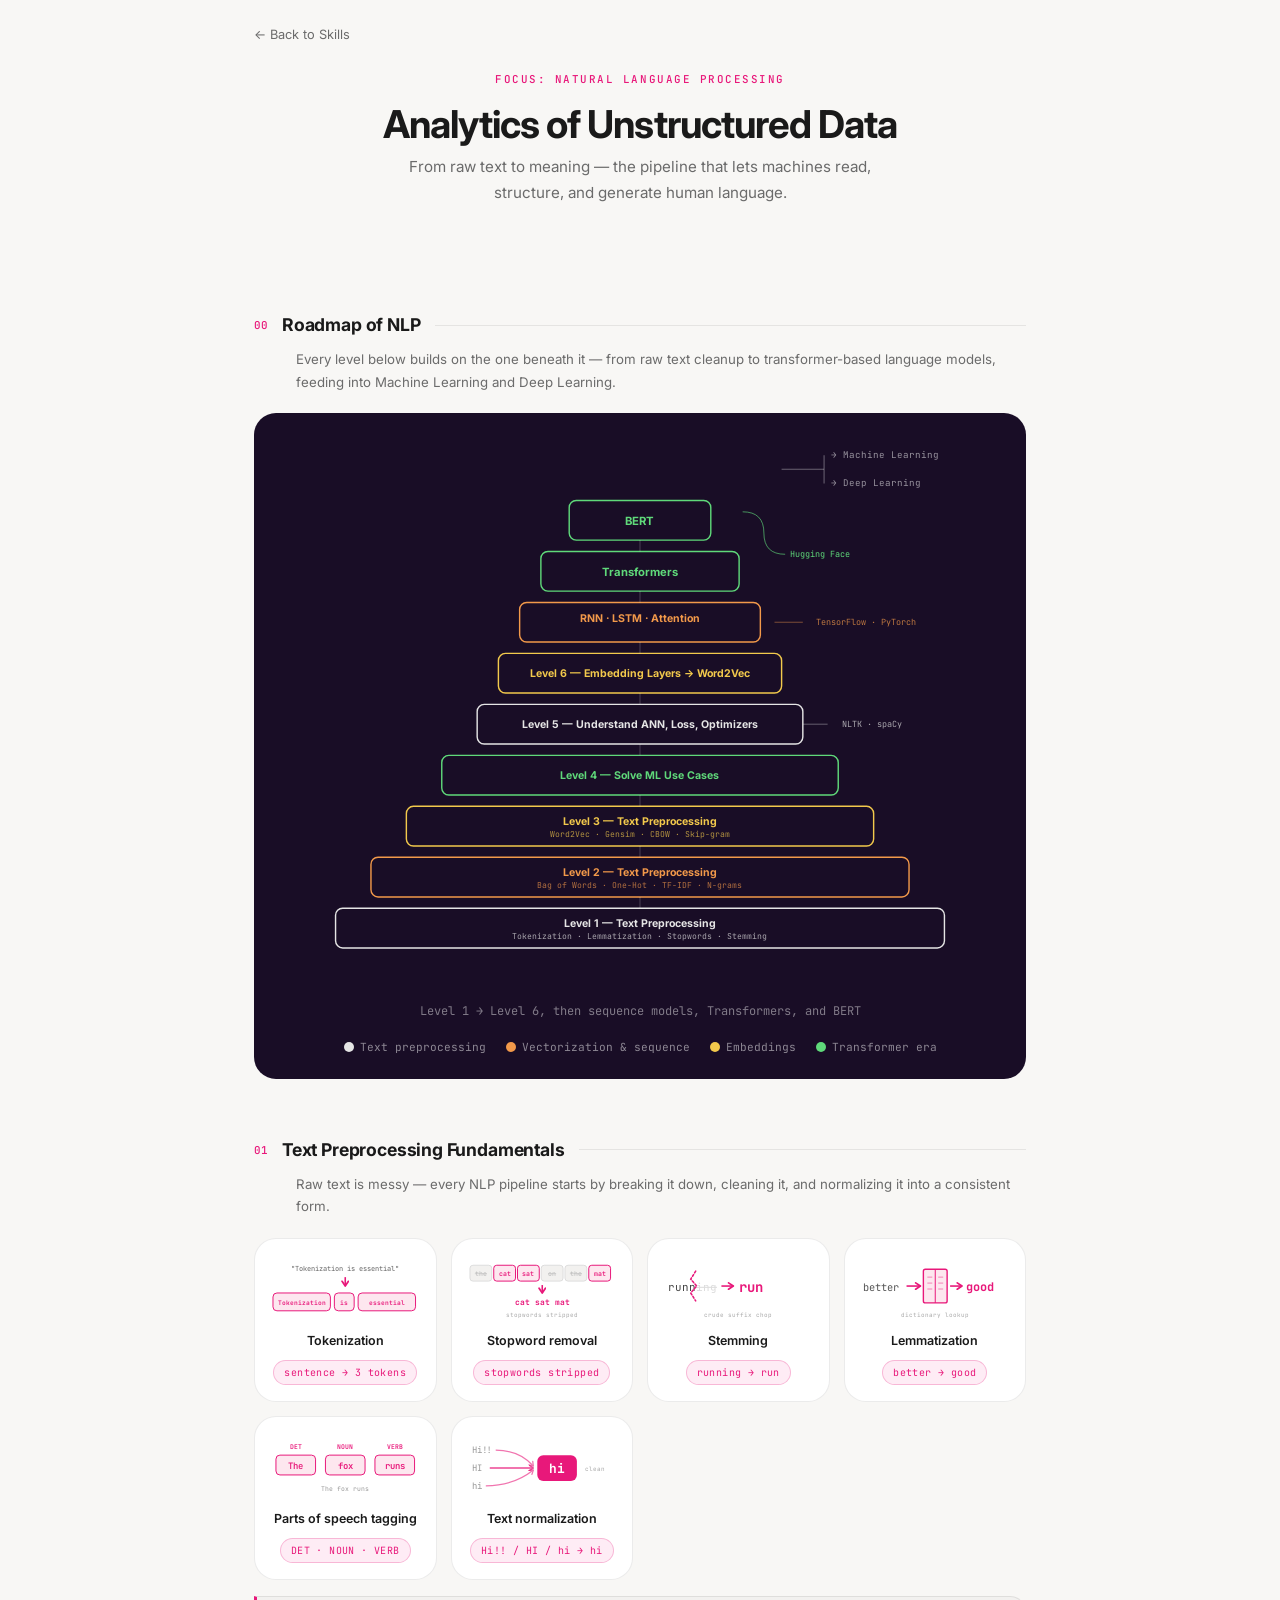
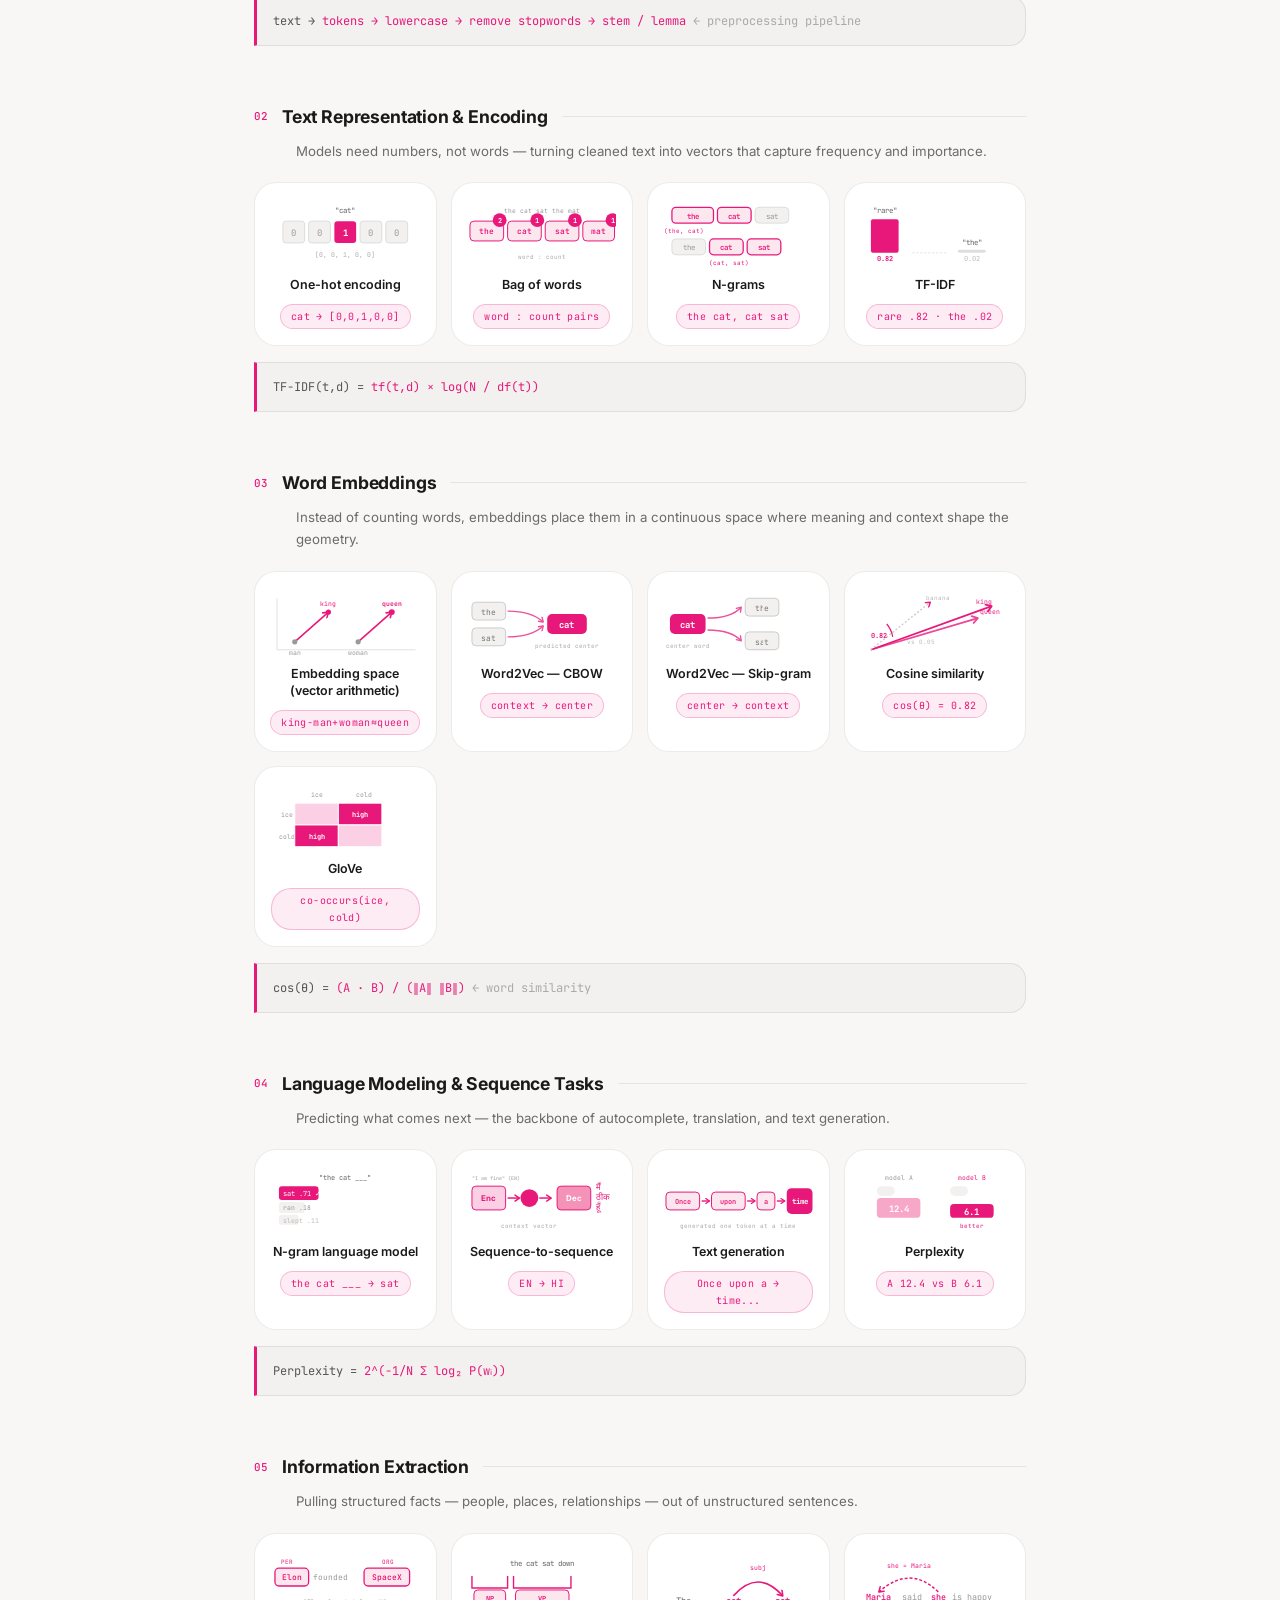
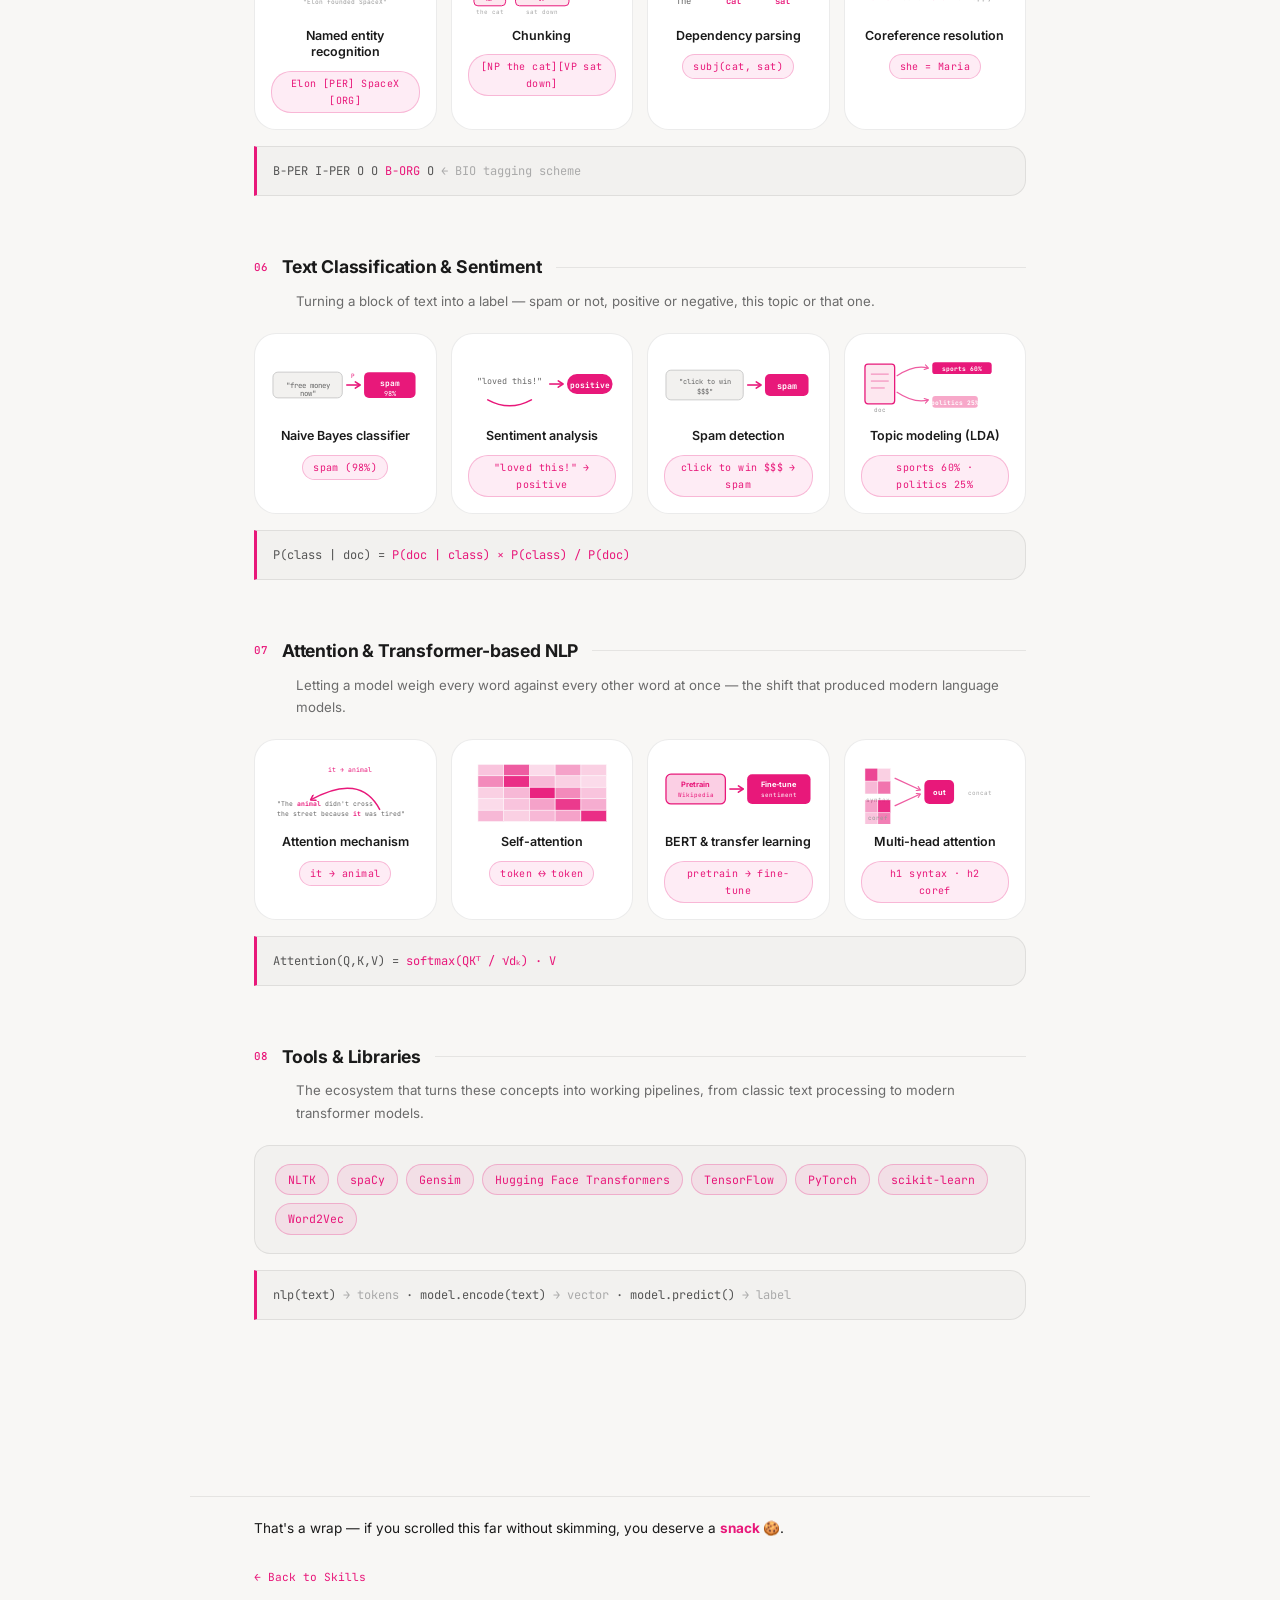
<file: Skills/analytics_of_unstructured_data.html>
<!DOCTYPE html>
<html lang="en">
<head>
<meta charset="UTF-8"/>
<meta name="viewport" content="width=device-width, initial-scale=1.0"/>
<title>Analytics of Unstructured Data | Rutuja Patel</title>
<link rel="icon" type="image/svg+xml" href="data:image/svg+xml,%3Csvg xmlns='http://www.w3.org/2000/svg' viewBox='0 0 64 64'%3E%3Cdefs%3E%3ClinearGradient id='g' x1='0%25' y1='0%25' x2='100%25' y2='100%25'%3E%3Cstop offset='0%25' stop-color='%23e8187a'/%3E%3Cstop offset='100%25' stop-color='%23f9004d'/%3E%3C/linearGradient%3E%3C/defs%3E%3Ccircle cx='32' cy='32' r='32' fill='url(%23g)'/%3E%3Ctext x='32' y='42' font-family='Poppins, Arial, sans-serif' font-weight='800' font-size='26' fill='white' text-anchor='middle'%3ERP%3C/text%3E%3C/svg%3E">
<link href="https://fonts.googleapis.com/css2?family=Inter:wght@300;400;500;600;700&family=JetBrains+Mono:wght@400;500&display=swap" rel="stylesheet"/>
<style>
:root{--pk:#e8187a;--pka:rgba(232,24,122,.08);--pkb:rgba(232,24,122,.25);--pkc:rgba(232,24,122,.5);--bg:#f8f7f5;--bg2:#ffffff;--bg3:#f2f1ef;--border:rgba(0,0,0,0.08);--border2:rgba(232,24,122,.25);--text:#1a1a1a;--muted:#6b6b6b;--dim:#aaaaaa;--navy:#190d26;--mono:'JetBrains Mono',monospace;--sans:'Inter',sans-serif;--r:16px;--rl:22px}
*,*::before,*::after{box-sizing:border-box;margin:0;padding:0}
html{scroll-behavior:smooth}
body{background:var(--bg);color:var(--text);font-family:var(--sans);font-size:15px;line-height:1.7}
.backlink{display:block;max-width:900px;margin:0 auto;padding:24px 5% 0;font-family:var(--sans);font-size:.8rem}
.backlink a{color:var(--muted);text-decoration:none}
.backlink a:hover{color:var(--pk)}
.hero{max-width:900px;margin:0 auto;padding:24px 5% 32px;text-align:center}
.hero h1{font-size:clamp(1.6rem,4vw,2.4rem);font-weight:700;line-height:1.15;letter-spacing:-.025em;color:var(--text);margin-bottom:8px}
.hero-sub{font-size:.95rem;color:var(--muted);max-width:480px;margin:0 auto 40px}
.page{max-width:900px;margin:0 auto;padding:32px 5% 80px}
.sec{margin-bottom:56px}
.sec-head{display:flex;align-items:center;gap:14px;margin-bottom:8px}
.sec-num{font-family:var(--mono);font-size:.68rem;color:var(--pk);font-weight:500}
.sec-title{font-size:1.1rem;font-weight:700;color:var(--text);letter-spacing:-.01em}
.sec-line{flex:1;height:1px;background:var(--border)}
.sec-desc{font-size:.83rem;color:var(--muted);margin-bottom:20px;padding-left:42px}
.formula{background:var(--bg3);border:1px solid var(--border);border-left:3px solid var(--pk);border-radius:0 var(--r) var(--r) 0;padding:12px 16px;font-family:var(--mono);font-size:.75rem;color:#555;margin:16px 0 0;line-height:2}
.formula .c{color:var(--dim)}
.formula .k{color:var(--pk)}

.grid{display:grid;grid-template-columns:repeat(auto-fill,minmax(160px,1fr));gap:14px}
.card{background:var(--bg2);border:1px solid var(--border);border-radius:var(--rl);padding:20px 16px 16px;display:flex;flex-direction:column;align-items:center;gap:10px;transition:border-color .2s,box-shadow .2s;cursor:default}
.card:hover{border-color:var(--pkb);box-shadow:0 4px 20px rgba(232,24,122,.08)}
.chart-wrap{width:100%;height:64px;position:relative}
.chart-wrap svg{width:100%;height:100%;display:block}
.card-label{font-size:12.5px;font-weight:600;color:var(--text);text-align:center;line-height:1.35}
.card-tag{font-size:10px;color:var(--pk);background:var(--pka);border:1px solid var(--pkb);border-radius:20px;padding:3px 10px;font-family:var(--mono);letter-spacing:.04em;text-align:center}

.tag-box{background:var(--bg3);border:1px solid var(--border);border-radius:16px;padding:18px 20px}
.tag-list{display:flex;flex-wrap:wrap;gap:8px}
.tag-pill{font-size:11.5px;color:var(--pk);background:var(--pka);border:1px solid var(--pkb);border-radius:20px;padding:5px 12px;font-family:var(--mono)}

.tree-panel{background:var(--navy);border-radius:var(--rl);padding:28px clamp(8px,3vw,32px) 18px;margin:20px 0}
.tree-panel svg{display:block;width:100%;height:auto}
.tree-caption{text-align:center;font-size:.75rem;color:rgba(255,255,255,.45);font-family:var(--mono);margin-top:8px}
.tree-legend{display:flex;flex-wrap:wrap;justify-content:center;gap:20px;padding:16px 6px 4px;font-size:.7rem;color:rgba(255,255,255,.5);font-family:var(--mono)}
.tree-legend span{display:inline-flex;align-items:center;gap:6px}
.tdot{width:10px;height:10px;border-radius:50%;display:inline-block;flex:none}
.tdot.node{background:#3a3a46}
.tdot.yes{background:var(--pk)}
.tdot.no{background:transparent;border:2px solid var(--pk)}

footer{border-top:1px solid var(--border);padding:28px 5%;display:flex;align-items:center;justify-content:space-between;font-family:var(--mono);font-size:.7rem;color:var(--dim);max-width:900px;margin:0 auto}
footer a{color:var(--pk);text-decoration:none}
@media(max-width:600px){.grid{grid-template-columns:repeat(2,1fr)}}
</style>
</head>
<body>

<div class="backlink"><a href="../index.html#features">&larr; Back to Skills</a></div>

<div class="hero">
  <p style="font-family:var(--mono);font-size:.68rem;letter-spacing:.14em;text-transform:uppercase;color:var(--pk);margin-bottom:14px;font-weight:500">Focus: Natural Language Processing</p>
  <h1>Analytics of Unstructured Data</h1>
  <p class="hero-sub">From raw text to meaning — the pipeline that lets machines read, structure, and generate human language.</p>
</div>

<div class="page">

<!-- 00 ROADMAP -->
<div class="sec">
  <div class="sec-head"><span class="sec-num">00</span><div class="sec-title">Roadmap of NLP</div><div class="sec-line"></div></div>
  <p class="sec-desc">Every level below builds on the one beneath it — from raw text cleanup to transformer-based language models, feeding into Machine Learning and Deep Learning.</p>

  <div class="tree-panel">
    <svg viewBox="0 0 1000 780" xmlns="http://www.w3.org/2000/svg" role="img" aria-label="A stepped pyramid roadmap of NLP, from Level 1 text preprocessing at the base, through vectorization, embeddings, ANN fundamentals, sequence models, up to Transformers and BERT at the top, feeding into Machine Learning and Deep Learning">
      <g font-family="JetBrains Mono, monospace" font-size="13" fill="rgba(255,255,255,.55)">
        <line x1="700" y1="40" x2="760" y2="40" stroke="rgba(255,255,255,.35)" stroke-width="1.5"></line>
        <line x1="760" y1="40" x2="760" y2="20" stroke="rgba(255,255,255,.35)" stroke-width="1.5"></line>
        <line x1="760" y1="60" x2="760" y2="40" stroke="rgba(255,255,255,.35)" stroke-width="1.5"></line>
        <text x="770" y="24">→ Machine Learning</text>
        <text x="770" y="64">→ Deep Learning</text>
      </g>
      <rect x="400" y="84" width="200" height="56" rx="10" fill="none" stroke="#5fd97a" stroke-width="2"></rect>
      <text x="500" y="118" text-anchor="middle" font-family="Inter, sans-serif" font-weight="700" font-size="16" fill="#5fd97a">BERT</text>
      <rect x="360" y="156" width="280" height="56" rx="10" fill="none" stroke="#5fd97a" stroke-width="2"></rect>
      <text x="500" y="190" text-anchor="middle" font-family="Inter, sans-serif" font-weight="700" font-size="16" fill="#5fd97a">Transformers</text>
      <g font-family="JetBrains Mono, monospace" font-size="12" fill="#5fd97a">
        <path d="M 645 100 Q 675 100 675 130 Q 675 160 705 160" fill="none" stroke="#5fd97a" stroke-width="1.3" opacity="0.7"></path>
        <text x="712" y="164">Hugging Face</text>
      </g>
      <rect x="330" y="228" width="340" height="56" rx="10" fill="none" stroke="#f2994a" stroke-width="2"></rect>
      <text x="500" y="256" text-anchor="middle" font-family="Inter, sans-serif" font-weight="700" font-size="15" fill="#f2994a">RNN · LSTM · Attention</text>
      <g font-family="JetBrains Mono, monospace" font-size="12" fill="rgba(242,153,74,.75)">
        <line x1="690" y1="256" x2="730" y2="256" stroke="rgba(242,153,74,.5)" stroke-width="1.3"></line>
        <text x="748" y="260">TensorFlow · PyTorch</text>
      </g>
      <rect x="300" y="300" width="400" height="56" rx="10" fill="none" stroke="#f2c94c" stroke-width="2"></rect>
      <text x="500" y="334" text-anchor="middle" font-family="Inter, sans-serif" font-weight="700" font-size="15" fill="#f2c94c">Level 6 — Embedding Layers → Word2Vec</text>
      <rect x="270" y="372" width="460" height="56" rx="10" fill="none" stroke="#e5e5e5" stroke-width="2"></rect>
      <text x="500" y="406" text-anchor="middle" font-family="Inter, sans-serif" font-weight="700" font-size="15" fill="#e5e5e5">Level 5 — Understand ANN, Loss, Optimizers</text>
      <g font-family="JetBrains Mono, monospace" font-size="12" fill="rgba(229,229,229,.7)">
        <line x1="730" y1="400" x2="765" y2="400" stroke="rgba(229,229,229,.4)" stroke-width="1.3"></line>
        <text x="785" y="404">NLTK · spaCy</text>
      </g>
      <rect x="220" y="444" width="560" height="56" rx="10" fill="none" stroke="#5fd97a" stroke-width="2"></rect>
      <text x="500" y="478" text-anchor="middle" font-family="Inter, sans-serif" font-weight="700" font-size="15" fill="#5fd97a">Level 4 — Solve ML Use Cases</text>
      <rect x="170" y="516" width="660" height="56" rx="10" fill="none" stroke="#f2c94c" stroke-width="2"></rect>
      <text x="500" y="542" text-anchor="middle" font-family="Inter, sans-serif" font-weight="700" font-size="15" fill="#f2c94c">Level 3 — Text Preprocessing</text>
      <text x="500" y="560" text-anchor="middle" font-family="JetBrains Mono, monospace" font-size="11.5" fill="rgba(242,201,76,.7)">Word2Vec · Gensim · CBOW · Skip-gram</text>
      <rect x="120" y="588" width="760" height="56" rx="10" fill="none" stroke="#f2994a" stroke-width="2"></rect>
      <text x="500" y="614" text-anchor="middle" font-family="Inter, sans-serif" font-weight="700" font-size="15" fill="#f2994a">Level 2 — Text Preprocessing</text>
      <text x="500" y="632" text-anchor="middle" font-family="JetBrains Mono, monospace" font-size="11.5" fill="rgba(242,153,74,.7)">Bag of Words · One-Hot · TF-IDF · N-grams</text>
      <!-- widths now taper strictly: 860,760,660,560,460,400,340,280,200 -->

      <rect x="70" y="660" width="860" height="56" rx="10" fill="none" stroke="#e5e5e5" stroke-width="2"></rect>
      <text x="500" y="686" text-anchor="middle" font-family="Inter, sans-serif" font-weight="700" font-size="15" fill="#e5e5e5">Level 1 — Text Preprocessing</text>
      <text x="500" y="704" text-anchor="middle" font-family="JetBrains Mono, monospace" font-size="11.5" fill="rgba(229,229,229,.7)">Tokenization · Lemmatization · Stopwords · Stemming</text>
      <line x1="500" y1="140" x2="500" y2="156" stroke="rgba(255,255,255,.2)" stroke-width="1.5"></line>
      <line x1="500" y1="212" x2="500" y2="228" stroke="rgba(255,255,255,.2)" stroke-width="1.5"></line>
      <line x1="500" y1="284" x2="500" y2="300" stroke="rgba(255,255,255,.2)" stroke-width="1.5"></line>
      <line x1="500" y1="356" x2="500" y2="372" stroke="rgba(255,255,255,.2)" stroke-width="1.5"></line>
      <line x1="500" y1="428" x2="500" y2="444" stroke="rgba(255,255,255,.2)" stroke-width="1.5"></line>
      <line x1="500" y1="500" x2="500" y2="516" stroke="rgba(255,255,255,.2)" stroke-width="1.5"></line>
      <line x1="500" y1="572" x2="500" y2="588" stroke="rgba(255,255,255,.2)" stroke-width="1.5"></line>
      <line x1="500" y1="644" x2="500" y2="660" stroke="rgba(255,255,255,.2)" stroke-width="1.5"></line>
    </svg>
    <div class="tree-caption">Level 1 → Level 6, then sequence models, Transformers, and BERT</div>
    <div class="tree-legend">
      <span><i class="tdot" style="background:#e5e5e5"></i>Text preprocessing</span>
      <span><i class="tdot" style="background:#f2994a"></i>Vectorization &amp; sequence</span>
      <span><i class="tdot" style="background:#f2c94c"></i>Embeddings</span>
      <span><i class="tdot" style="background:#5fd97a"></i>Transformer era</span>
    </div>
  </div>
</div>

<!-- 01 TEXT PREPROCESSING -->
<div class="sec">
  <div class="sec-head"><span class="sec-num">01</span><div class="sec-title">Text Preprocessing Fundamentals</div><div class="sec-line"></div></div>
  <p class="sec-desc">Raw text is messy — every NLP pipeline starts by breaking it down, cleaning it, and normalizing it into a consistent form.</p>
  <div class="grid">
    <div class="card"><div class="chart-wrap">
      <svg viewBox="0 0 150 64" xmlns="http://www.w3.org/2000/svg" role="img" aria-label="The sentence Tokenization is essential splitting apart into three separate word chip boxes">
        <defs><marker id="nl1" viewBox="0 0 10 10" refX="8" refY="5" markerWidth="5" markerHeight="5" orient="auto-start-reverse"><path d="M2 1L8 5L2 9" fill="none" stroke="#e8187a" stroke-width="2.2" stroke-linecap="round" stroke-linejoin="round"/></marker></defs>
        <text x="75" y="12" text-anchor="middle" font-family="JetBrains Mono, monospace" font-size="7" fill="#666">"Tokenization is essential"</text>
        <line x1="75" y1="18" x2="75" y2="27" stroke="#e8187a" stroke-width="1.6" marker-end="url(#nl1)"/>
        <rect x="2" y="34" width="58" height="18" rx="4" fill="#fde7ef" stroke="#e8187a" stroke-width="1"/>
        <text x="31" y="46" text-anchor="middle" font-family="JetBrains Mono, monospace" font-size="6.3" fill="#e8187a" font-weight="600">Tokenization</text>
        <rect x="64" y="34" width="20" height="18" rx="4" fill="#fde7ef" stroke="#e8187a" stroke-width="1"/>
        <text x="74" y="46" text-anchor="middle" font-family="JetBrains Mono, monospace" font-size="6.3" fill="#e8187a" font-weight="600">is</text>
        <rect x="88" y="34" width="58" height="18" rx="4" fill="#fde7ef" stroke="#e8187a" stroke-width="1"/>
        <text x="117" y="46" text-anchor="middle" font-family="JetBrains Mono, monospace" font-size="6.3" fill="#e8187a" font-weight="600">essential</text>
      </svg>
    </div><div class="card-label">Tokenization</div><div class="card-tag">sentence → 3 tokens</div></div>

    <div class="card"><div class="chart-wrap">
      <svg viewBox="0 0 150 64" xmlns="http://www.w3.org/2000/svg" role="img" aria-label="The words the, cat, sat, on, the, mat with the stopwords the, on, the dimmed and struck through, leaving cat sat mat highlighted">
        <defs><marker id="nl2" viewBox="0 0 10 10" refX="8" refY="5" markerWidth="5" markerHeight="5" orient="auto-start-reverse"><path d="M2 1L8 5L2 9" fill="none" stroke="#e8187a" stroke-width="2.2" stroke-linecap="round" stroke-linejoin="round"/></marker></defs>
        <g font-family="JetBrains Mono, monospace" font-size="6.6">
          <rect x="2" y="6" width="22" height="16" rx="3" fill="#f2f1ef" stroke="#ddd"/><text x="13" y="17" text-anchor="middle" fill="#bbb" text-decoration="line-through">the</text>
          <rect x="26" y="6" width="22" height="16" rx="3" fill="#fde7ef" stroke="#e8187a"/><text x="37" y="17" text-anchor="middle" fill="#e8187a" font-weight="600">cat</text>
          <rect x="50" y="6" width="22" height="16" rx="3" fill="#fde7ef" stroke="#e8187a"/><text x="61" y="17" text-anchor="middle" fill="#e8187a" font-weight="600">sat</text>
          <rect x="74" y="6" width="22" height="16" rx="3" fill="#f2f1ef" stroke="#ddd"/><text x="85" y="17" text-anchor="middle" fill="#bbb" text-decoration="line-through">on</text>
          <rect x="98" y="6" width="22" height="16" rx="3" fill="#f2f1ef" stroke="#ddd"/><text x="109" y="17" text-anchor="middle" fill="#bbb" text-decoration="line-through">the</text>
          <rect x="122" y="6" width="22" height="16" rx="3" fill="#fde7ef" stroke="#e8187a"/><text x="133" y="17" text-anchor="middle" fill="#e8187a" font-weight="600">mat</text>
        </g>
        <line x1="75" y1="26" x2="75" y2="34" stroke="#e8187a" stroke-width="1.6" marker-end="url(#nl2)"/>
        <text x="75" y="46" text-anchor="middle" font-family="JetBrains Mono, monospace" font-size="8" font-weight="700" fill="#e8187a">cat sat mat</text>
        <text x="75" y="58" text-anchor="middle" font-family="JetBrains Mono, monospace" font-size="6" fill="#aaa">stopwords stripped</text>
      </svg>
    </div><div class="card-label">Stopword removal</div><div class="card-tag">stopwords stripped</div></div>

    <div class="card"><div class="chart-wrap">
      <svg viewBox="0 0 150 64" xmlns="http://www.w3.org/2000/svg" role="img" aria-label="The word running crudely chopped at the suffix to leave the stem run">
        <defs><marker id="nl3" viewBox="0 0 10 10" refX="8" refY="5" markerWidth="5" markerHeight="5" orient="auto-start-reverse"><path d="M2 1L8 5L2 9" fill="none" stroke="#e8187a" stroke-width="2.2" stroke-linecap="round" stroke-linejoin="round"/></marker></defs>
        <text x="4" y="32" font-family="JetBrains Mono, monospace" font-size="11" fill="#444">runn<tspan fill="#ddd" text-decoration="line-through">ing</tspan></text>
        <path d="M32,12 L27,20 L33,27 L27,34 L32,42" fill="none" stroke="#e8187a" stroke-width="1.6" stroke-dasharray="2 2" stroke-linecap="round"/>
        <line x1="58" y1="27" x2="70" y2="27" stroke="#e8187a" stroke-width="1.6" marker-end="url(#nl3)"/>
        <text x="76" y="33" font-family="JetBrains Mono, monospace" font-size="14" font-weight="700" fill="#e8187a">run</text>
        <text x="75" y="58" text-anchor="middle" font-family="JetBrains Mono, monospace" font-size="6" fill="#aaa">crude suffix chop</text>
      </svg>
    </div><div class="card-label">Stemming</div><div class="card-tag">running → run</div></div>

    <div class="card"><div class="chart-wrap">
      <svg viewBox="0 0 150 64" xmlns="http://www.w3.org/2000/svg" role="img" aria-label="The word better passed through a dictionary lookup icon to produce its clean base form good">
        <defs><marker id="nl4" viewBox="0 0 10 10" refX="8" refY="5" markerWidth="5" markerHeight="5" orient="auto-start-reverse"><path d="M2 1L8 5L2 9" fill="none" stroke="#e8187a" stroke-width="2.2" stroke-linecap="round" stroke-linejoin="round"/></marker></defs>
        <text x="2" y="32" font-family="JetBrains Mono, monospace" font-size="10.5" fill="#555">better</text>
        <line x1="46" y1="27" x2="60" y2="27" stroke="#e8187a" stroke-width="1.6" marker-end="url(#nl4)"/>
        <rect x="63" y="10" width="24" height="34" rx="2" fill="#fde7ef" stroke="#e8187a" stroke-width="1.4"/>
        <line x1="75" y1="10" x2="75" y2="44" stroke="#e8187a" stroke-width="1"/>
        <line x1="67" y1="18" x2="72" y2="18" stroke="#e8187a" stroke-width="0.8" opacity="0.6"/><line x1="67" y1="24" x2="72" y2="24" stroke="#e8187a" stroke-width="0.8" opacity="0.6"/><line x1="67" y1="30" x2="72" y2="30" stroke="#e8187a" stroke-width="0.8" opacity="0.6"/>
        <line x1="78" y1="18" x2="83" y2="18" stroke="#e8187a" stroke-width="0.8" opacity="0.6"/><line x1="78" y1="24" x2="83" y2="24" stroke="#e8187a" stroke-width="0.8" opacity="0.6"/><line x1="78" y1="30" x2="83" y2="30" stroke="#e8187a" stroke-width="0.8" opacity="0.6"/>
        <line x1="90" y1="27" x2="102" y2="27" stroke="#e8187a" stroke-width="1.6" marker-end="url(#nl4)"/>
        <text x="106" y="32" font-family="JetBrains Mono, monospace" font-size="12" font-weight="700" fill="#e8187a">good</text>
        <text x="75" y="58" text-anchor="middle" font-family="JetBrains Mono, monospace" font-size="6" fill="#aaa">dictionary lookup</text>
      </svg>
    </div><div class="card-label">Lemmatization</div><div class="card-tag">better → good</div></div>

    <div class="card"><div class="chart-wrap">
      <svg viewBox="0 0 150 64" xmlns="http://www.w3.org/2000/svg" role="img" aria-label="The words The, fox, runs each tagged above with their part of speech DET, NOUN, VERB">
        <text x="25" y="12" text-anchor="middle" font-family="JetBrains Mono, monospace" font-size="6.5" fill="#e8187a" font-weight="600">DET</text>
        <rect x="5" y="18" width="40" height="20" rx="4" fill="#fde7ef" stroke="#e8187a" stroke-width="1"/>
        <text x="25" y="32" text-anchor="middle" font-family="JetBrains Mono, monospace" font-size="9" fill="#e8187a" font-weight="600">The</text>
        <text x="75" y="12" text-anchor="middle" font-family="JetBrains Mono, monospace" font-size="6.5" fill="#e8187a" font-weight="600">NOUN</text>
        <rect x="55" y="18" width="40" height="20" rx="4" fill="#fde7ef" stroke="#e8187a" stroke-width="1"/>
        <text x="75" y="32" text-anchor="middle" font-family="JetBrains Mono, monospace" font-size="9" fill="#e8187a" font-weight="600">fox</text>
        <text x="125" y="12" text-anchor="middle" font-family="JetBrains Mono, monospace" font-size="6.5" fill="#e8187a" font-weight="600">VERB</text>
        <rect x="105" y="18" width="40" height="20" rx="4" fill="#fde7ef" stroke="#e8187a" stroke-width="1"/>
        <text x="125" y="32" text-anchor="middle" font-family="JetBrains Mono, monospace" font-size="9" fill="#e8187a" font-weight="600">runs</text>
        <text x="75" y="54" text-anchor="middle" font-family="JetBrains Mono, monospace" font-size="6.5" fill="#999">The fox runs</text>
      </svg>
    </div><div class="card-label">Parts of speech tagging</div><div class="card-tag">DET · NOUN · VERB</div></div>

    <div class="card"><div class="chart-wrap">
      <svg viewBox="0 0 150 64" xmlns="http://www.w3.org/2000/svg" role="img" aria-label="Three messy variants Hi with two exclamation marks, HI, and hi all converging by arrows into one clean lowercase form hi">
        <defs><marker id="nl5" viewBox="0 0 10 10" refX="8" refY="5" markerWidth="5" markerHeight="5" orient="auto-start-reverse"><path d="M2 1L8 5L2 9" fill="none" stroke="#e8187a" stroke-width="2" stroke-linecap="round" stroke-linejoin="round"/></marker></defs>
        <text x="4" y="16" font-family="JetBrains Mono, monospace" font-size="9" fill="#999">Hi!!</text>
        <text x="4" y="34" font-family="JetBrains Mono, monospace" font-size="9" fill="#999">HI</text>
        <text x="4" y="52" font-family="JetBrains Mono, monospace" font-size="9" fill="#999">hi</text>
        <path d="M28,13 Q52,13 66,29" fill="none" stroke="#e8187a" stroke-width="1.3" opacity="0.6" marker-end="url(#nl5)"/>
        <path d="M22,31 L66,31" fill="none" stroke="#e8187a" stroke-width="1.3" opacity="0.8" marker-end="url(#nl5)"/>
        <path d="M18,49 Q46,49 66,33" fill="none" stroke="#e8187a" stroke-width="1.3" opacity="0.6" marker-end="url(#nl5)"/>
        <rect x="70" y="18" width="40" height="26" rx="6" fill="#e8187a"/>
        <text x="90" y="36" text-anchor="middle" font-family="JetBrains Mono, monospace" font-size="13" font-weight="700" fill="#fff">hi</text>
        <text x="128" y="34" text-anchor="middle" font-family="JetBrains Mono, monospace" font-size="6" fill="#aaa">clean</text>
      </svg>
    </div><div class="card-label">Text normalization</div><div class="card-tag">Hi!! / HI / hi → hi</div></div>
  </div>
  <div class="formula">text → <span class="k">tokens → lowercase → remove stopwords → stem / lemma</span> <span class="c">← preprocessing pipeline</span></div>
</div>

<!-- 02 FEATURE ENCODING -->
<div class="sec">
  <div class="sec-head"><span class="sec-num">02</span><div class="sec-title">Text Representation &amp; Encoding</div><div class="sec-line"></div></div>
  <p class="sec-desc">Models need numbers, not words — turning cleaned text into vectors that capture frequency and importance.</p>
  <div class="grid">
    <div class="card"><div class="chart-wrap">
      <svg viewBox="0 0 150 64" xmlns="http://www.w3.org/2000/svg" role="img" aria-label="The word cat encoded as a one hot vector, a single 1 highlighted among four 0s">
        <text x="75" y="10" text-anchor="middle" font-family="JetBrains Mono, monospace" font-size="7.5" fill="#666">"cat"</text>
        <rect x="12" y="18" width="22" height="22" rx="3" fill="#f2f1ef" stroke="#ddd"/><text x="23" y="33" text-anchor="middle" font-family="JetBrains Mono, monospace" font-size="9" fill="#999">0</text>
        <rect x="38" y="18" width="22" height="22" rx="3" fill="#f2f1ef" stroke="#ddd"/><text x="49" y="33" text-anchor="middle" font-family="JetBrains Mono, monospace" font-size="9" fill="#999">0</text>
        <rect x="64" y="18" width="22" height="22" rx="3" fill="#e8187a"/><text x="75" y="33" text-anchor="middle" font-family="JetBrains Mono, monospace" font-size="9" font-weight="700" fill="#fff">1</text>
        <rect x="90" y="18" width="22" height="22" rx="3" fill="#f2f1ef" stroke="#ddd"/><text x="101" y="33" text-anchor="middle" font-family="JetBrains Mono, monospace" font-size="9" fill="#999">0</text>
        <rect x="116" y="18" width="22" height="22" rx="3" fill="#f2f1ef" stroke="#ddd"/><text x="127" y="33" text-anchor="middle" font-family="JetBrains Mono, monospace" font-size="9" fill="#999">0</text>
        <text x="75" y="54" text-anchor="middle" font-family="JetBrains Mono, monospace" font-size="6.5" fill="#aaa">[0, 0, 1, 0, 0]</text>
      </svg>
    </div><div class="card-label">One-hot encoding</div><div class="card-tag">cat → [0,0,1,0,0]</div></div>

    <div class="card"><div class="chart-wrap">
      <svg viewBox="0 0 150 64" xmlns="http://www.w3.org/2000/svg" role="img" aria-label="The words the, cat, sat, the, mat each annotated with their frequency count, the appearing twice">
        <text x="75" y="10" text-anchor="middle" font-family="JetBrains Mono, monospace" font-size="6.3" fill="#999">the cat sat the mat</text>
        <rect x="2" y="18" width="34" height="20" rx="4" fill="#fde7ef" stroke="#e8187a" stroke-width="1"/><text x="19" y="31" text-anchor="middle" font-family="JetBrains Mono, monospace" font-size="8" font-weight="600" fill="#e8187a">the</text>
        <circle cx="32" cy="17" r="7" fill="#e8187a"/><text x="32" y="20" text-anchor="middle" font-family="JetBrains Mono, monospace" font-size="7" font-weight="700" fill="#fff">2</text>
        <rect x="40" y="18" width="34" height="20" rx="4" fill="#fde7ef" stroke="#e8187a" stroke-width="1"/><text x="57" y="31" text-anchor="middle" font-family="JetBrains Mono, monospace" font-size="8" font-weight="600" fill="#e8187a">cat</text>
        <circle cx="70" cy="17" r="7" fill="#e8187a"/><text x="70" y="20" text-anchor="middle" font-family="JetBrains Mono, monospace" font-size="7" font-weight="700" fill="#fff">1</text>
        <rect x="78" y="18" width="34" height="20" rx="4" fill="#fde7ef" stroke="#e8187a" stroke-width="1"/><text x="95" y="31" text-anchor="middle" font-family="JetBrains Mono, monospace" font-size="8" font-weight="600" fill="#e8187a">sat</text>
        <circle cx="108" cy="17" r="7" fill="#e8187a"/><text x="108" y="20" text-anchor="middle" font-family="JetBrains Mono, monospace" font-size="7" font-weight="700" fill="#fff">1</text>
        <rect x="116" y="18" width="32" height="20" rx="4" fill="#fde7ef" stroke="#e8187a" stroke-width="1"/><text x="132" y="31" text-anchor="middle" font-family="JetBrains Mono, monospace" font-size="8" font-weight="600" fill="#e8187a">mat</text>
        <circle cx="146" cy="17" r="7" fill="#e8187a"/><text x="146" y="20" text-anchor="middle" font-family="JetBrains Mono, monospace" font-size="7" font-weight="700" fill="#fff">1</text>
        <text x="75" y="56" text-anchor="middle" font-family="JetBrains Mono, monospace" font-size="6" fill="#aaa">word : count</text>
      </svg>
    </div><div class="card-label">Bag of words</div><div class="card-tag">word : count pairs</div></div>

    <div class="card"><div class="chart-wrap">
      <svg viewBox="0 0 150 64" xmlns="http://www.w3.org/2000/svg" role="img" aria-label="A sliding window highlighting the cat as one adjacent word pair and cat sat as the next adjacent word pair from the sentence the cat sat">
        <rect x="8" y="4" width="42" height="16" rx="4" fill="#fde7ef" stroke="#e8187a" stroke-width="1.3"/>
        <rect x="54" y="4" width="34" height="16" rx="4" fill="#fde7ef" stroke="#e8187a" stroke-width="1.3"/>
        <rect x="92" y="4" width="34" height="16" rx="4" fill="#f2f1ef" stroke="#ddd" stroke-width="1"/>
        <text x="29" y="15.5" text-anchor="middle" font-family="JetBrains Mono, monospace" font-size="7.5" fill="#e8187a" font-weight="600">the</text>
        <text x="71" y="15.5" text-anchor="middle" font-family="JetBrains Mono, monospace" font-size="7.5" fill="#e8187a" font-weight="600">cat</text>
        <text x="109" y="15.5" text-anchor="middle" font-family="JetBrains Mono, monospace" font-size="7.5" fill="#999">sat</text>
        <text x="20" y="30" text-anchor="middle" font-family="JetBrains Mono, monospace" font-size="6" fill="#e8187a">(the, cat)</text>
        <rect x="8" y="36" width="34" height="16" rx="4" fill="#f2f1ef" stroke="#ddd" stroke-width="1"/>
        <rect x="46" y="36" width="34" height="16" rx="4" fill="#fde7ef" stroke="#e8187a" stroke-width="1.3"/>
        <rect x="84" y="36" width="34" height="16" rx="4" fill="#fde7ef" stroke="#e8187a" stroke-width="1.3"/>
        <text x="25" y="47.5" text-anchor="middle" font-family="JetBrains Mono, monospace" font-size="7.5" fill="#999">the</text>
        <text x="63" y="47.5" text-anchor="middle" font-family="JetBrains Mono, monospace" font-size="7.5" fill="#e8187a" font-weight="600">cat</text>
        <text x="101" y="47.5" text-anchor="middle" font-family="JetBrains Mono, monospace" font-size="7.5" fill="#e8187a" font-weight="600">sat</text>
        <text x="66" y="62" text-anchor="middle" font-family="JetBrains Mono, monospace" font-size="6" fill="#e8187a">(cat, sat)</text>
      </svg>
    </div><div class="card-label">N-grams</div><div class="card-tag">the cat, cat sat</div></div>

    <div class="card"><div class="chart-wrap">
      <svg viewBox="0 0 150 64" xmlns="http://www.w3.org/2000/svg" role="img" aria-label="Two bars comparing tf-idf weight, the rare word rare scoring high at 0.82 and the common word the scoring low at 0.02">
        <text x="24" y="10" text-anchor="middle" font-family="JetBrains Mono, monospace" font-size="7.5" fill="#666">"rare"</text>
        <rect x="10" y="16" width="28" height="34" fill="#e8187a" rx="2"/>
        <text x="24" y="58" text-anchor="middle" font-family="JetBrains Mono, monospace" font-size="7" font-weight="700" fill="#e8187a">0.82</text>
        <text x="112" y="42" text-anchor="middle" font-family="JetBrains Mono, monospace" font-size="7.5" fill="#666">"the"</text>
        <rect x="98" y="47" width="28" height="3" fill="#dedede" rx="1.5"/>
        <text x="112" y="58" text-anchor="middle" font-family="JetBrains Mono, monospace" font-size="7" fill="#bbb">0.02</text>
        <line x1="52" y1="50" x2="86" y2="50" stroke="#e2e2e2" stroke-width="1" stroke-dasharray="2 2"/>
      </svg>
    </div><div class="card-label">TF-IDF</div><div class="card-tag">rare .82 · the .02</div></div>
  </div>
  <div class="formula">TF-IDF(t,d) = <span class="k">tf(t,d) × log(N / df(t))</span></div>
</div>

<!-- 03 WORD EMBEDDINGS -->
<div class="sec">
  <div class="sec-head"><span class="sec-num">03</span><div class="sec-title">Word Embeddings</div><div class="sec-line"></div></div>
  <p class="sec-desc">Instead of counting words, embeddings place them in a continuous space where meaning and context shape the geometry.</p>
  <div class="grid">
    <div class="card"><div class="chart-wrap">
      <svg viewBox="0 0 150 64" xmlns="http://www.w3.org/2000/svg" role="img" aria-label="A 2D vector plot showing king minus man plus woman lands close to queen, with two parallel arrows from man to king and from woman to queen">
        <defs><marker id="nl6" viewBox="0 0 10 10" refX="8" refY="5" markerWidth="5" markerHeight="5" orient="auto-start-reverse"><path d="M2 1L8 5L2 9" fill="none" stroke="#e8187a" stroke-width="2" stroke-linecap="round" stroke-linejoin="round"/></marker></defs>
        <line x1="6" y1="58" x2="146" y2="58" stroke="#e2e2e2" stroke-width="1"/>
        <line x1="6" y1="58" x2="6" y2="6" stroke="#e2e2e2" stroke-width="1"/>
        <line x1="24" y1="50" x2="58" y2="20" stroke="#e8187a" stroke-width="1.6" marker-end="url(#nl6)"/>
        <line x1="88" y1="50" x2="122" y2="20" stroke="#e8187a" stroke-width="1.6" marker-end="url(#nl6)"/>
        <circle cx="24" cy="50" r="2.6" fill="#999"/><text x="24" y="63" text-anchor="middle" font-family="JetBrains Mono, monospace" font-size="6.5" fill="#999">man</text>
        <circle cx="58" cy="20" r="2.6" fill="#e8187a"/><text x="58" y="14" text-anchor="middle" font-family="JetBrains Mono, monospace" font-size="6.5" fill="#e8187a">king</text>
        <circle cx="88" cy="50" r="2.6" fill="#999"/><text x="88" y="63" text-anchor="middle" font-family="JetBrains Mono, monospace" font-size="6.5" fill="#999">woman</text>
        <circle cx="122" cy="20" r="3" fill="#e8187a"/><text x="122" y="14" text-anchor="middle" font-family="JetBrains Mono, monospace" font-size="6.5" font-weight="700" fill="#e8187a">queen</text>
      </svg>
    </div><div class="card-label">Embedding space (vector arithmetic)</div><div class="card-tag">king−man+woman≈queen</div></div>

    <div class="card"><div class="chart-wrap">
      <svg viewBox="0 0 150 64" xmlns="http://www.w3.org/2000/svg" role="img" aria-label="The context words the and sat converging with arrows into the predicted center word cat, from the pattern the blank sat">
        <defs><marker id="nl7" viewBox="0 0 10 10" refX="8" refY="5" markerWidth="5" markerHeight="5" orient="auto-start-reverse"><path d="M2 1L8 5L2 9" fill="none" stroke="#e8187a" stroke-width="2" stroke-linecap="round" stroke-linejoin="round"/></marker></defs>
        <rect x="4" y="10" width="34" height="18" rx="4" fill="#f2f1ef" stroke="#ccc"/><text x="21" y="23" text-anchor="middle" font-family="JetBrains Mono, monospace" font-size="8" fill="#777">the</text>
        <rect x="4" y="36" width="34" height="18" rx="4" fill="#f2f1ef" stroke="#ccc"/><text x="21" y="49" text-anchor="middle" font-family="JetBrains Mono, monospace" font-size="8" fill="#777">sat</text>
        <path d="M40,19 Q64,19 76,30" fill="none" stroke="#e8187a" stroke-width="1.4" opacity="0.75" marker-end="url(#nl7)"/>
        <path d="M40,45 Q64,45 76,34" fill="none" stroke="#e8187a" stroke-width="1.4" opacity="0.75" marker-end="url(#nl7)"/>
        <rect x="80" y="22" width="40" height="20" rx="5" fill="#e8187a" stroke-dasharray="3 2"/>
        <text x="100" y="36" text-anchor="middle" font-family="JetBrains Mono, monospace" font-size="9" font-weight="700" fill="#fff">cat</text>
        <text x="100" y="56" text-anchor="middle" font-family="JetBrains Mono, monospace" font-size="6" fill="#aaa">predicted center</text>
      </svg>
    </div><div class="card-label">Word2Vec — CBOW</div><div class="card-tag">context → center</div></div>

    <div class="card"><div class="chart-wrap">
      <svg viewBox="0 0 150 64" xmlns="http://www.w3.org/2000/svg" role="img" aria-label="The center word cat diverging with arrows out to two predicted context words the and sat">
        <defs><marker id="nl8" viewBox="0 0 10 10" refX="8" refY="5" markerWidth="5" markerHeight="5" orient="auto-start-reverse"><path d="M2 1L8 5L2 9" fill="none" stroke="#e8187a" stroke-width="2" stroke-linecap="round" stroke-linejoin="round"/></marker></defs>
        <rect x="6" y="22" width="36" height="20" rx="5" fill="#e8187a"/>
        <text x="24" y="36" text-anchor="middle" font-family="JetBrains Mono, monospace" font-size="9" font-weight="700" fill="#fff">cat</text>
        <path d="M44,26 Q68,26 78,15" fill="none" stroke="#e8187a" stroke-width="1.4" opacity="0.75" marker-end="url(#nl8)"/>
        <path d="M44,38 Q68,38 78,49" fill="none" stroke="#e8187a" stroke-width="1.4" opacity="0.75" marker-end="url(#nl8)"/>
        <rect x="82" y="6" width="34" height="18" rx="4" fill="#f2f1ef" stroke="#ccc"/><text x="99" y="19" text-anchor="middle" font-family="JetBrains Mono, monospace" font-size="8" fill="#777">the</text>
        <rect x="82" y="40" width="34" height="18" rx="4" fill="#f2f1ef" stroke="#ccc"/><text x="99" y="53" text-anchor="middle" font-family="JetBrains Mono, monospace" font-size="8" fill="#777">sat</text>
        <text x="24" y="56" text-anchor="middle" font-family="JetBrains Mono, monospace" font-size="6" fill="#aaa">center word</text>
      </svg>
    </div><div class="card-label">Word2Vec — Skip-gram</div><div class="card-tag">center → context</div></div>

    <div class="card"><div class="chart-wrap">
      <svg viewBox="0 0 150 64" xmlns="http://www.w3.org/2000/svg" role="img" aria-label="Two vectors king and queen drawn from an origin with a narrow angle between them and a cosine similarity of 0.82, against a wider faint angle to banana at 0.05">
        <defs><marker id="nl9" viewBox="0 0 10 10" refX="8" refY="5" markerWidth="5" markerHeight="5" orient="auto-start-reverse"><path d="M2 1L8 5L2 9" fill="none" stroke="#e8187a" stroke-width="2" stroke-linecap="round" stroke-linejoin="round"/></marker></defs>
        <line x1="10" y1="58" x2="132" y2="14" stroke="#e8187a" stroke-width="1.8" marker-end="url(#nl9)"/>
        <text x="132" y="12" text-anchor="end" font-family="JetBrains Mono, monospace" font-size="6.5" fill="#e8187a">king</text>
        <line x1="10" y1="58" x2="118" y2="26" stroke="#e8187a" stroke-width="1.8" opacity="0.8" marker-end="url(#nl9)"/>
        <text x="120" y="22" font-family="JetBrains Mono, monospace" font-size="6.5" fill="#e8187a">queen</text>
        <line x1="10" y1="58" x2="70" y2="10" stroke="#ccc" stroke-width="1.4" stroke-dasharray="2 2" marker-end="url(#nl9)"/>
        <text x="66" y="8" font-family="JetBrains Mono, monospace" font-size="6" fill="#bbb">banana</text>
        <path d="M32,45 A26,26 0 0,0 26,32" fill="none" stroke="#e8187a" stroke-width="1.2"/>
        <text x="10" y="46" font-family="JetBrains Mono, monospace" font-size="7" font-weight="700" fill="#e8187a">0.82</text>
        <text x="46" y="52" font-family="JetBrains Mono, monospace" font-size="6" fill="#bbb">vs 0.05</text>
      </svg>
    </div><div class="card-label">Cosine similarity</div><div class="card-tag">cos(θ) = 0.82</div></div>

    <div class="card"><div class="chart-wrap">
      <svg viewBox="0 0 150 64" xmlns="http://www.w3.org/2000/svg" role="img" aria-label="A co-occurrence grid of the words ice and cold showing a high shared count off the diagonal">
        <g font-family="JetBrains Mono, monospace" font-size="6.5" fill="#999">
          <text x="46" y="10" text-anchor="middle">ice</text>
          <text x="94" y="10" text-anchor="middle">cold</text>
          <text x="16" y="30" text-anchor="middle">ice</text>
          <text x="16" y="52" text-anchor="middle">cold</text>
        </g>
        <rect x="24" y="16" width="44" height="22" fill="#fbcfe4" stroke="#fff" stroke-width="1"/>
        <rect x="68" y="16" width="44" height="22" fill="#e8187a" stroke="#fff" stroke-width="1"/>
        <rect x="24" y="38" width="44" height="22" fill="#e8187a" stroke="#fff" stroke-width="1"/>
        <rect x="68" y="38" width="44" height="22" fill="#fbcfe4" stroke="#fff" stroke-width="1"/>
        <text x="90" y="30" text-anchor="middle" font-family="JetBrains Mono, monospace" font-size="7" font-weight="700" fill="#fff">high</text>
        <text x="46" y="52" text-anchor="middle" font-family="JetBrains Mono, monospace" font-size="7" font-weight="700" fill="#fff">high</text>
      </svg>
    </div><div class="card-label">GloVe</div><div class="card-tag">co-occurs(ice, cold)</div></div>
  </div>
  <div class="formula">cos(θ) = <span class="k">(A · B) / (‖A‖ ‖B‖)</span> <span class="c">← word similarity</span></div>
</div>

<!-- 04 LANGUAGE MODELING -->
<div class="sec">
  <div class="sec-head"><span class="sec-num">04</span><div class="sec-title">Language Modeling &amp; Sequence Tasks</div><div class="sec-line"></div></div>
  <p class="sec-desc">Predicting what comes next — the backbone of autocomplete, translation, and text generation.</p>
  <div class="grid">
    <div class="card"><div class="chart-wrap">
      <svg viewBox="0 0 150 64" xmlns="http://www.w3.org/2000/svg" role="img" aria-label="Given the phrase the cat blank, three candidate next words are ranked by probability with sat highlighted as the highest probability pick">
        <text x="75" y="10" text-anchor="middle" font-family="JetBrains Mono, monospace" font-size="7" fill="#666">"the cat ___"</text>
        <rect x="8" y="16" width="40" height="14" fill="#e8187a" rx="3"/><text x="12" y="26" font-family="JetBrains Mono, monospace" font-size="7" fill="#fff">sat .71 ✓</text>
        <rect x="8" y="32" width="26" height="11" fill="#f2f1ef" rx="3"/><text x="12" y="40.5" font-family="JetBrains Mono, monospace" font-size="6.5" fill="#999">ran .18</text>
        <rect x="8" y="45" width="20" height="10" fill="#f2f1ef" rx="3"/><text x="12" y="53" font-family="JetBrains Mono, monospace" font-size="6.5" fill="#bbb">slept .11</text>
      </svg>
    </div><div class="card-label">N-gram language model</div><div class="card-tag">the cat ___ → sat</div></div>

    <div class="card"><div class="chart-wrap">
      <svg viewBox="0 0 150 64" xmlns="http://www.w3.org/2000/svg" role="img" aria-label="The English sentence I am fine compressed by an encoder into a context vector, expanded by a decoder into the Hindi translation">
        <defs><marker id="nl10" viewBox="0 0 10 10" refX="8" refY="5" markerWidth="5" markerHeight="5" orient="auto-start-reverse"><path d="M2 1L8 5L2 9" fill="none" stroke="#e8187a" stroke-width="2" stroke-linecap="round" stroke-linejoin="round"/></marker></defs>
        <text x="28" y="10" text-anchor="middle" font-family="JetBrains Mono, monospace" font-size="5" fill="#999">"I am fine" (EN)</text>
        <rect x="4" y="16" width="34" height="24" rx="4" fill="#fbcfe4" stroke="#e8187a" stroke-width="1"/><text x="21" y="31" text-anchor="middle" font-family="Inter, sans-serif" font-weight="700" font-size="8" fill="#e8187a">Enc</text>
        <line x1="40" y1="28" x2="52" y2="28" stroke="#e8187a" stroke-width="1.5" marker-end="url(#nl10)"/>
        <circle cx="62" cy="28" r="9" fill="#e8187a"/>
        <line x1="72" y1="28" x2="84" y2="28" stroke="#e8187a" stroke-width="1.5" marker-end="url(#nl10)"/>
        <rect x="90" y="16" width="34" height="24" rx="4" fill="#f492b8" stroke="#e8187a" stroke-width="1"/><text x="107" y="31" text-anchor="middle" font-family="Inter, sans-serif" font-weight="700" font-size="8" fill="#fff">Dec</text>
        <text x="129" y="20" font-family="JetBrains Mono, monospace" font-size="9" fill="#e8187a">मैं</text>
        <text x="129" y="30" font-family="JetBrains Mono, monospace" font-size="9" fill="#e8187a">ठीक</text>
        <text x="129" y="40" font-family="JetBrains Mono, monospace" font-size="9" fill="#e8187a">हूँ</text>
        <text x="62" y="58" text-anchor="middle" font-family="JetBrains Mono, monospace" font-size="6" fill="#aaa">context vector</text>
      </svg>
    </div><div class="card-label">Sequence-to-sequence</div><div class="card-tag">EN → HI</div></div>

    <div class="card"><div class="chart-wrap">
      <svg viewBox="0 0 150 64" xmlns="http://www.w3.org/2000/svg" role="img" aria-label="The tokens Once, upon, a generated one at a time autoregressively, each feeding into the next step, producing time as the newest token">
        <defs><marker id="nl11" viewBox="0 0 10 10" refX="8" refY="5" markerWidth="4.5" markerHeight="4.5" orient="auto-start-reverse"><path d="M2 1L8 5L2 9" fill="none" stroke="#e8187a" stroke-width="2" stroke-linecap="round" stroke-linejoin="round"/></marker></defs>
        <rect x="2" y="22" width="34" height="18" rx="4" fill="#fde7ef" stroke="#e8187a" stroke-width="1"/><text x="19" y="34" text-anchor="middle" font-family="JetBrains Mono, monospace" font-size="7" fill="#e8187a" font-weight="600">Once</text>
        <line x1="38" y1="31" x2="46" y2="31" stroke="#e8187a" stroke-width="1.4" marker-end="url(#nl11)"/>
        <rect x="48" y="22" width="34" height="18" rx="4" fill="#fde7ef" stroke="#e8187a" stroke-width="1"/><text x="65" y="34" text-anchor="middle" font-family="JetBrains Mono, monospace" font-size="7" fill="#e8187a" font-weight="600">upon</text>
        <line x1="84" y1="31" x2="92" y2="31" stroke="#e8187a" stroke-width="1.4" marker-end="url(#nl11)"/>
        <rect x="94" y="22" width="18" height="18" rx="4" fill="#fde7ef" stroke="#e8187a" stroke-width="1"/><text x="103" y="34" text-anchor="middle" font-family="JetBrains Mono, monospace" font-size="7" fill="#e8187a" font-weight="600">a</text>
        <line x1="114" y1="31" x2="122" y2="31" stroke="#e8187a" stroke-width="1.4" marker-end="url(#nl11)"/>
        <rect x="124" y="18" width="26" height="26" rx="5" fill="#e8187a"/><text x="137" y="34" text-anchor="middle" font-family="JetBrains Mono, monospace" font-size="7.5" font-weight="700" fill="#fff">time</text>
        <text x="75" y="58" text-anchor="middle" font-family="JetBrains Mono, monospace" font-size="6" fill="#aaa">generated one token at a time</text>
      </svg>
    </div><div class="card-label">Text generation</div><div class="card-tag">Once upon a → time...</div></div>

    <div class="card"><div class="chart-wrap">
      <svg viewBox="0 0 150 64" xmlns="http://www.w3.org/2000/svg" role="img" aria-label="Two gauges comparing perplexity scores, model A at 12.4 versus model B at 6.1 which is lower and better">
        <text x="38" y="10" text-anchor="middle" font-family="JetBrains Mono, monospace" font-size="6.5" fill="#999">model A</text>
        <rect x="16" y="16" width="18" height="10" rx="5" fill="#f2f1ef"/>
        <rect x="16" y="28" width="44" height="20" rx="4" fill="#f7a8c9"/>
        <text x="38" y="42" text-anchor="middle" font-family="JetBrains Mono, monospace" font-size="9" font-weight="700" fill="#fff">12.4</text>
        <text x="112" y="10" text-anchor="middle" font-family="JetBrains Mono, monospace" font-size="6.5" fill="#e8187a">model B</text>
        <rect x="90" y="16" width="18" height="10" rx="5" fill="#f2f1ef"/>
        <rect x="90" y="34" width="44" height="14" rx="4" fill="#e8187a"/>
        <text x="112" y="45" text-anchor="middle" font-family="JetBrains Mono, monospace" font-size="9" font-weight="700" fill="#fff">6.1</text>
        <text x="112" y="58" text-anchor="middle" font-family="JetBrains Mono, monospace" font-size="6" fill="#e8187a">better</text>
      </svg>
    </div><div class="card-label">Perplexity</div><div class="card-tag">A 12.4 vs B 6.1</div></div>
  </div>
  <div class="formula">Perplexity = <span class="k">2^(−1/N Σ log₂ P(wᵢ))</span></div>
</div>

<!-- 05 INFORMATION EXTRACTION -->
<div class="sec">
  <div class="sec-head"><span class="sec-num">05</span><div class="sec-title">Information Extraction</div><div class="sec-line"></div></div>
  <p class="sec-desc">Pulling structured facts — people, places, relationships — out of unstructured sentences.</p>
  <div class="grid">
    <div class="card"><div class="chart-wrap">
      <svg viewBox="0 0 150 64" xmlns="http://www.w3.org/2000/svg" role="img" aria-label="The sentence Elon founded SpaceX with Elon highlighted and tagged PER and SpaceX highlighted and tagged ORG">
        <text x="10" y="10" font-family="JetBrains Mono, monospace" font-size="6" fill="#e8187a">PER</text>
        <rect x="4" y="14" width="34" height="18" rx="4" fill="#fde7ef" stroke="#e8187a" stroke-width="1.3"/>
        <text x="21" y="26" text-anchor="middle" font-family="JetBrains Mono, monospace" font-size="8" font-weight="600" fill="#e8187a">Elon</text>
        <text x="60" y="26" text-anchor="middle" font-family="JetBrains Mono, monospace" font-size="8" fill="#999">founded</text>
        <text x="112" y="10" font-family="JetBrains Mono, monospace" font-size="6" fill="#e8187a">ORG</text>
        <rect x="94" y="14" width="46" height="18" rx="4" fill="#fde7ef" stroke="#e8187a" stroke-width="1.3"/>
        <text x="117" y="26" text-anchor="middle" font-family="JetBrains Mono, monospace" font-size="8" font-weight="600" fill="#e8187a">SpaceX</text>
        <text x="75" y="50" text-anchor="middle" font-family="JetBrains Mono, monospace" font-size="6.3" fill="#999">"Elon founded SpaceX"</text>
      </svg>
    </div><div class="card-label">Named entity recognition</div><div class="card-tag">Elon [PER] SpaceX [ORG]</div></div>

    <div class="card"><div class="chart-wrap">
      <svg viewBox="0 0 150 64" xmlns="http://www.w3.org/2000/svg" role="img" aria-label="The sentence the cat sat down bracketed into a noun phrase the cat and a verb phrase sat down">
        <text x="75" y="12" text-anchor="middle" font-family="JetBrains Mono, monospace" font-size="7.5" fill="#666">the cat sat down</text>
        <path d="M4,22 L4,34 L40,34 L40,22" fill="none" stroke="#e8187a" stroke-width="1.4"/>
        <rect x="6" y="36" width="32" height="16" rx="4" fill="#fde7ef" stroke="#e8187a" stroke-width="1"/>
        <text x="22" y="47" text-anchor="middle" font-family="JetBrains Mono, monospace" font-size="7" font-weight="700" fill="#e8187a">NP</text>
        <path d="M46,22 L46,34 L104,34 L104,22" fill="none" stroke="#e8187a" stroke-width="1.4"/>
        <rect x="48" y="36" width="54" height="16" rx="4" fill="#fde7ef" stroke="#e8187a" stroke-width="1"/>
        <text x="75" y="47" text-anchor="middle" font-family="JetBrains Mono, monospace" font-size="7" font-weight="700" fill="#e8187a">VP</text>
        <text x="22" y="60" text-anchor="middle" font-family="JetBrains Mono, monospace" font-size="6" fill="#aaa">the cat</text>
        <text x="75" y="60" text-anchor="middle" font-family="JetBrains Mono, monospace" font-size="6" fill="#aaa">sat down</text>
      </svg>
    </div><div class="card-label">Chunking</div><div class="card-tag">[NP the cat][VP sat down]</div></div>

    <div class="card"><div class="chart-wrap">
      <svg viewBox="0 0 150 64" xmlns="http://www.w3.org/2000/svg" role="img" aria-label="An arc diagram over the sentence The cat sat connecting cat to sat with a labeled subject dependency arc">
        <defs><marker id="nl12" viewBox="0 0 10 10" refX="8" refY="5" markerWidth="5" markerHeight="5" orient="auto-start-reverse"><path d="M2 1L8 5L2 9" fill="none" stroke="#e8187a" stroke-width="2" stroke-linecap="round" stroke-linejoin="round"/></marker></defs>
        <text x="20" y="50" text-anchor="middle" font-family="JetBrains Mono, monospace" font-size="9" fill="#666">The</text>
        <text x="70" y="50" text-anchor="middle" font-family="JetBrains Mono, monospace" font-size="9" fill="#e8187a" font-weight="600">cat</text>
        <text x="120" y="50" text-anchor="middle" font-family="JetBrains Mono, monospace" font-size="9" fill="#e8187a" font-weight="600">sat</text>
        <path d="M70,42 Q95,14 120,42" fill="none" stroke="#e8187a" stroke-width="1.6" marker-end="url(#nl12)"/>
        <text x="95" y="16" text-anchor="middle" font-family="JetBrains Mono, monospace" font-size="6.5" fill="#e8187a">subj</text>
      </svg>
    </div><div class="card-label">Dependency parsing</div><div class="card-tag">subj(cat, sat)</div></div>

    <div class="card"><div class="chart-wrap">
      <svg viewBox="0 0 150 64" xmlns="http://www.w3.org/2000/svg" role="img" aria-label="The sentence Maria said she is happy with a curved arc linking the pronoun she back to the noun Maria it refers to">
        <defs><marker id="nl13" viewBox="0 0 10 10" refX="8" refY="5" markerWidth="5" markerHeight="5" orient="auto-start-reverse"><path d="M2 1L8 5L2 9" fill="none" stroke="#e8187a" stroke-width="2" stroke-linecap="round" stroke-linejoin="round"/></marker></defs>
        <text x="18" y="46" text-anchor="middle" font-family="JetBrains Mono, monospace" font-size="8.5" fill="#e8187a" font-weight="600">Maria</text>
        <text x="52" y="46" text-anchor="middle" font-family="JetBrains Mono, monospace" font-size="8.5" fill="#999">said</text>
        <text x="78" y="46" text-anchor="middle" font-family="JetBrains Mono, monospace" font-size="8.5" fill="#e8187a" font-weight="600">she</text>
        <text x="112" y="46" text-anchor="middle" font-family="JetBrains Mono, monospace" font-size="8.5" fill="#999">is happy</text>
        <path d="M78,38 Q50,10 18,38" fill="none" stroke="#e8187a" stroke-width="1.5" stroke-dasharray="3 2" marker-end="url(#nl13)"/>
        <text x="48" y="14" text-anchor="middle" font-family="JetBrains Mono, monospace" font-size="6.5" fill="#e8187a">she = Maria</text>
      </svg>
    </div><div class="card-label">Coreference resolution</div><div class="card-tag">she = Maria</div></div>
  </div>
  <div class="formula">B-PER I-PER O O <span class="k">B-ORG</span> O <span class="c">← BIO tagging scheme</span></div>
</div>

<!-- 06 CLASSIFICATION & SENTIMENT -->
<div class="sec">
  <div class="sec-head"><span class="sec-num">06</span><div class="sec-title">Text Classification &amp; Sentiment</div><div class="sec-line"></div></div>
  <p class="sec-desc">Turning a block of text into a label — spam or not, positive or negative, this topic or that one.</p>
  <div class="grid">
    <div class="card"><div class="chart-wrap">
      <svg viewBox="0 0 150 64" xmlns="http://www.w3.org/2000/svg" role="img" aria-label="The message free money now feeding through a probability arrow into the classified label spam at 98 percent">
        <defs><marker id="nl14" viewBox="0 0 10 10" refX="8" refY="5" markerWidth="5" markerHeight="5" orient="auto-start-reverse"><path d="M2 1L8 5L2 9" fill="none" stroke="#e8187a" stroke-width="2" stroke-linecap="round" stroke-linejoin="round"/></marker></defs>
        <rect x="2" y="18" width="70" height="26" rx="5" fill="#f2f1ef" stroke="#ccc" stroke-width="1"/>
        <text x="37" y="34" text-anchor="middle" font-family="JetBrains Mono, monospace" font-size="7.5" fill="#666">"free money</text>
        <text x="37" y="42" text-anchor="middle" font-family="JetBrains Mono, monospace" font-size="7.5" fill="#666">now"</text>
        <line x1="76" y1="31" x2="90" y2="31" stroke="#e8187a" stroke-width="1.6" marker-end="url(#nl14)"/>
        <text x="83" y="24" text-anchor="middle" font-family="JetBrains Mono, monospace" font-size="6" fill="#e8187a">P</text>
        <rect x="94" y="18" width="52" height="26" rx="5" fill="#e8187a"/>
        <text x="120" y="32" text-anchor="middle" font-family="JetBrains Mono, monospace" font-size="8" font-weight="700" fill="#fff">spam</text>
        <text x="120" y="42" text-anchor="middle" font-family="JetBrains Mono, monospace" font-size="7" fill="#fff">98%</text>
      </svg>
    </div><div class="card-label">Naive Bayes classifier</div><div class="card-tag">spam (98%)</div></div>

    <div class="card"><div class="chart-wrap">
      <svg viewBox="0 0 150 64" xmlns="http://www.w3.org/2000/svg" role="img" aria-label="The text loved this feeding an arrow into a positive sentiment pill">
        <defs><marker id="nl15" viewBox="0 0 10 10" refX="8" refY="5" markerWidth="5" markerHeight="5" orient="auto-start-reverse"><path d="M2 1L8 5L2 9" fill="none" stroke="#e8187a" stroke-width="2" stroke-linecap="round" stroke-linejoin="round"/></marker></defs>
        <text x="42" y="30" text-anchor="middle" font-family="JetBrains Mono, monospace" font-size="8.5" fill="#666">"loved this!"</text>
        <line x1="4" y1="40" x2="80" y2="40" stroke="none"/>
        <line x1="82" y1="30" x2="96" y2="30" stroke="#e8187a" stroke-width="1.6" marker-end="url(#nl15)"/>
        <rect x="100" y="20" width="46" height="20" rx="10" fill="#e8187a"/>
        <text x="123" y="34" text-anchor="middle" font-family="JetBrains Mono, monospace" font-size="8" font-weight="700" fill="#fff">positive</text>
        <path d="M20,46 Q42,58 64,46" fill="none" stroke="#e8187a" stroke-width="1.6" stroke-linecap="round"/>
      </svg>
    </div><div class="card-label">Sentiment analysis</div><div class="card-tag">"loved this!" → positive</div></div>

    <div class="card"><div class="chart-wrap">
      <svg viewBox="0 0 150 64" xmlns="http://www.w3.org/2000/svg" role="img" aria-label="The message click to win dollar dollar dollar feeding an arrow into a spam classification">
        <defs><marker id="nl16" viewBox="0 0 10 10" refX="8" refY="5" markerWidth="5" markerHeight="5" orient="auto-start-reverse"><path d="M2 1L8 5L2 9" fill="none" stroke="#e8187a" stroke-width="2" stroke-linecap="round" stroke-linejoin="round"/></marker></defs>
        <rect x="2" y="16" width="78" height="30" rx="5" fill="#f2f1ef" stroke="#ccc" stroke-width="1"/>
        <text x="41" y="30" text-anchor="middle" font-family="JetBrains Mono, monospace" font-size="7" fill="#666">"click to win</text>
        <text x="41" y="40" text-anchor="middle" font-family="JetBrains Mono, monospace" font-size="7" fill="#666">$$$"</text>
        <line x1="84" y1="31" x2="98" y2="31" stroke="#e8187a" stroke-width="1.6" marker-end="url(#nl16)"/>
        <rect x="102" y="20" width="44" height="22" rx="5" fill="#e8187a"/>
        <text x="124" y="35" text-anchor="middle" font-family="JetBrains Mono, monospace" font-size="8.5" font-weight="700" fill="#fff">spam</text>
      </svg>
    </div><div class="card-label">Spam detection</div><div class="card-tag">click to win $$$ → spam</div></div>

    <div class="card"><div class="chart-wrap">
      <svg viewBox="0 0 150 64" xmlns="http://www.w3.org/2000/svg" role="img" aria-label="A document icon fanning out into two topic proportion bars, sports at 60 percent and politics at 25 percent">
        <defs><marker id="nl17" viewBox="0 0 10 10" refX="8" refY="5" markerWidth="5" markerHeight="5" orient="auto-start-reverse"><path d="M2 1L8 5L2 9" fill="none" stroke="#e8187a" stroke-width="2" stroke-linecap="round" stroke-linejoin="round"/></marker></defs>
        <rect x="4" y="10" width="30" height="40" rx="3" fill="#fde7ef" stroke="#e8187a" stroke-width="1.3"/>
        <line x1="10" y1="20" x2="28" y2="20" stroke="#e8187a" stroke-width="1" opacity="0.5"/><line x1="10" y1="27" x2="28" y2="27" stroke="#e8187a" stroke-width="1" opacity="0.5"/><line x1="10" y1="34" x2="24" y2="34" stroke="#e8187a" stroke-width="1" opacity="0.5"/>
        <text x="19" y="58" text-anchor="middle" font-family="JetBrains Mono, monospace" font-size="6" fill="#999">doc</text>
        <path d="M36,22 Q54,10 68,14" fill="none" stroke="#e8187a" stroke-width="1.2" opacity="0.7" marker-end="url(#nl17)"/>
        <path d="M36,38 Q54,50 68,46" fill="none" stroke="#e8187a" stroke-width="1.2" opacity="0.7" marker-end="url(#nl17)"/>
        <rect x="72" y="8" width="60" height="12" fill="#e8187a" rx="3"/><text x="102" y="17" text-anchor="middle" font-family="JetBrains Mono, monospace" font-size="6.3" font-weight="700" fill="#fff">sports 60%</text>
        <rect x="72" y="42" width="46" height="12" fill="#f7a8c9" rx="3"/><text x="95" y="51" text-anchor="middle" font-family="JetBrains Mono, monospace" font-size="6.3" font-weight="700" fill="#fff">politics 25%</text>
      </svg>
    </div><div class="card-label">Topic modeling (LDA)</div><div class="card-tag">sports 60% · politics 25%</div></div>
  </div>
  <div class="formula">P(class | doc) = <span class="k">P(doc | class) × P(class) / P(doc)</span></div>
</div>

<!-- 07 ATTENTION & TRANSFORMERS -->
<div class="sec">
  <div class="sec-head"><span class="sec-num">07</span><div class="sec-title">Attention &amp; Transformer-based NLP</div><div class="sec-line"></div></div>
  <p class="sec-desc">Letting a model weigh every word against every other word at once — the shift that produced modern language models.</p>
  <div class="grid">
    <div class="card"><div class="chart-wrap">
      <svg viewBox="0 0 150 64" xmlns="http://www.w3.org/2000/svg" role="img" aria-label="The sentence The animal didn't cross the street because it was tired, with a highlighted arc from the word it back to the word animal it refers to">
        <defs><marker id="nl18" viewBox="0 0 10 10" refX="8" refY="5" markerWidth="5" markerHeight="5" orient="auto-start-reverse"><path d="M2 1L8 5L2 9" fill="none" stroke="#e8187a" stroke-width="2" stroke-linecap="round" stroke-linejoin="round"/></marker></defs>
        <text x="6" y="46" font-family="JetBrains Mono, monospace" font-size="6.5" fill="#666">"The <tspan fill="#e8187a" font-weight="700">animal</tspan> didn't cross</text>
        <text x="6" y="56" font-family="JetBrains Mono, monospace" font-size="6.5" fill="#666">the street because <tspan fill="#e8187a" font-weight="700">it</tspan> was tired"</text>
        <path d="M110,50 Q90,12 40,40" fill="none" stroke="#e8187a" stroke-width="1.5" marker-end="url(#nl18)"/>
        <text x="80" y="12" text-anchor="middle" font-family="JetBrains Mono, monospace" font-size="6.5" fill="#e8187a">it → animal</text>
      </svg>
    </div><div class="card-label">Attention mechanism</div><div class="card-tag">it → animal</div></div>

    <div class="card"><div class="chart-wrap">
      <svg viewBox="0 0 150 64" xmlns="http://www.w3.org/2000/svg" role="img" aria-label="A 5 by 5 grid of self-attention scores between tokens, darker cells meaning higher attention weight, showing every word attending to every other word">
        <g stroke="#fff" stroke-width="0.6">
          <rect x="10" y="4" width="26" height="11.6" fill="#e8187a" opacity="0.25"/><rect x="36" y="4" width="26" height="11.6" fill="#e8187a" opacity="0.7"/><rect x="62" y="4" width="26" height="11.6" fill="#e8187a" opacity="0.15"/><rect x="88" y="4" width="26" height="11.6" fill="#e8187a" opacity="0.4"/><rect x="114" y="4" width="26" height="11.6" fill="#e8187a" opacity="0.2"/>
          <rect x="10" y="15.6" width="26" height="11.6" fill="#e8187a" opacity="0.5"/><rect x="36" y="15.6" width="26" height="11.6" fill="#e8187a" opacity="0.9"/><rect x="62" y="15.6" width="26" height="11.6" fill="#e8187a" opacity="0.3"/><rect x="88" y="15.6" width="26" height="11.6" fill="#e8187a" opacity="0.2"/><rect x="114" y="15.6" width="26" height="11.6" fill="#e8187a" opacity="0.15"/>
          <rect x="10" y="27.2" width="26" height="11.6" fill="#e8187a" opacity="0.2"/><rect x="36" y="27.2" width="26" height="11.6" fill="#e8187a" opacity="0.3"/><rect x="62" y="27.2" width="26" height="11.6" fill="#e8187a" opacity="0.95"/><rect x="88" y="27.2" width="26" height="11.6" fill="#e8187a" opacity="0.5"/><rect x="114" y="27.2" width="26" height="11.6" fill="#e8187a" opacity="0.25"/>
          <rect x="10" y="38.8" width="26" height="11.6" fill="#e8187a" opacity="0.15"/><rect x="36" y="38.8" width="26" height="11.6" fill="#e8187a" opacity="0.25"/><rect x="62" y="38.8" width="26" height="11.6" fill="#e8187a" opacity="0.4"/><rect x="88" y="38.8" width="26" height="11.6" fill="#e8187a" opacity="0.85"/><rect x="114" y="38.8" width="26" height="11.6" fill="#e8187a" opacity="0.35"/>
          <rect x="10" y="50.4" width="26" height="11.6" fill="#e8187a" opacity="0.3"/><rect x="36" y="50.4" width="26" height="11.6" fill="#e8187a" opacity="0.2"/><rect x="62" y="50.4" width="26" height="11.6" fill="#e8187a" opacity="0.3"/><rect x="88" y="50.4" width="26" height="11.6" fill="#e8187a" opacity="0.4"/><rect x="114" y="50.4" width="26" height="11.6" fill="#e8187a" opacity="0.9"/>
        </g>
      </svg>
    </div><div class="card-label">Self-attention</div><div class="card-tag">token ↔ token</div></div>

    <div class="card"><div class="chart-wrap">
      <svg viewBox="0 0 150 64" xmlns="http://www.w3.org/2000/svg" role="img" aria-label="A model pretrained on Wikipedia, then fine-tuned for the downstream task of sentiment classification">
        <defs><marker id="nl19" viewBox="0 0 10 10" refX="8" refY="5" markerWidth="5" markerHeight="5" orient="auto-start-reverse"><path d="M2 1L8 5L2 9" fill="none" stroke="#e8187a" stroke-width="2" stroke-linecap="round" stroke-linejoin="round"/></marker></defs>
        <rect x="2" y="14" width="60" height="30" rx="5" fill="#fbcfe4" stroke="#e8187a" stroke-width="1.3"/>
        <text x="32" y="27" text-anchor="middle" font-family="Inter, sans-serif" font-weight="700" font-size="7.5" fill="#e8187a">Pretrain</text>
        <text x="32" y="37" text-anchor="middle" font-family="JetBrains Mono, monospace" font-size="6" fill="#e8187a">Wikipedia</text>
        <line x1="66" y1="29" x2="80" y2="29" stroke="#e8187a" stroke-width="1.6" marker-end="url(#nl19)"/>
        <rect x="84" y="14" width="64" height="30" rx="5" fill="#e8187a"/>
        <text x="116" y="27" text-anchor="middle" font-family="Inter, sans-serif" font-weight="700" font-size="7.5" fill="#fff">Fine-tune</text>
        <text x="116" y="37" text-anchor="middle" font-family="JetBrains Mono, monospace" font-size="6" fill="#fff">sentiment</text>
      </svg>
    </div><div class="card-label">BERT &amp; transfer learning</div><div class="card-tag">pretrain → fine-tune</div></div>

    <div class="card"><div class="chart-wrap">
      <svg viewBox="0 0 150 64" xmlns="http://www.w3.org/2000/svg" role="img" aria-label="Two small parallel attention heatmaps, one head specializing in syntax and the other in coreference, converging into one combined output">
        <defs><marker id="nl20" viewBox="0 0 10 10" refX="8" refY="5" markerWidth="4.5" markerHeight="4.5" orient="auto-start-reverse"><path d="M2 1L8 5L2 9" fill="none" stroke="#e8187a" stroke-width="2" stroke-linecap="round" stroke-linejoin="round"/></marker></defs>
        <g stroke="#fff" stroke-width="0.5">
          <rect x="4" y="8" width="13" height="13" fill="#e8187a" opacity="0.8"/><rect x="17" y="8" width="13" height="13" fill="#e8187a" opacity="0.2"/><rect x="4" y="21" width="13" height="13" fill="#e8187a" opacity="0.3"/><rect x="17" y="21" width="13" height="13" fill="#e8187a" opacity="0.6"/>
        </g>
        <text x="17" y="42" text-anchor="middle" font-family="JetBrains Mono, monospace" font-size="6" fill="#999">syntax</text>
        <line x1="34" y1="18" x2="60" y2="30" stroke="#e8187a" stroke-width="1.3" opacity="0.7" marker-end="url(#nl20)"/>
        <g stroke="#fff" stroke-width="0.5" transform="translate(0,32)">
          <rect x="4" y="8" width="13" height="13" fill="#e8187a" opacity="0.4"/><rect x="17" y="8" width="13" height="13" fill="#e8187a" opacity="0.9"/><rect x="4" y="21" width="13" height="13" fill="#e8187a" opacity="0.25"/><rect x="17" y="21" width="13" height="13" fill="#e8187a" opacity="0.55"/>
        </g>
        <text x="17" y="60" text-anchor="middle" font-family="JetBrains Mono, monospace" font-size="6" fill="#999">coref</text>
        <line x1="34" y1="46" x2="60" y2="34" stroke="#e8187a" stroke-width="1.3" opacity="0.7" marker-end="url(#nl20)"/>
        <rect x="64" y="20" width="30" height="24" rx="5" fill="#e8187a"/>
        <text x="79" y="35" text-anchor="middle" font-family="Inter, sans-serif" font-weight="700" font-size="7.5" fill="#fff">out</text>
        <text x="120" y="35" text-anchor="middle" font-family="JetBrains Mono, monospace" font-size="6" fill="#aaa">concat</text>
      </svg>
    </div><div class="card-label">Multi-head attention</div><div class="card-tag">h1 syntax · h2 coref</div></div>
  </div>

  <div class="formula">Attention(Q,K,V) = <span class="k">softmax(QKᵀ / √dₖ) · V</span></div>
</div>

<!-- 08 TOOLS & LIBRARIES -->
<div class="sec">
  <div class="sec-head"><span class="sec-num">08</span><div class="sec-title">Tools &amp; Libraries</div><div class="sec-line"></div></div>
  <p class="sec-desc">The ecosystem that turns these concepts into working pipelines, from classic text processing to modern transformer models.</p>
  <div class="tag-box">
    <div class="tag-list">
      <span class="tag-pill">NLTK</span>
      <span class="tag-pill">spaCy</span>
      <span class="tag-pill">Gensim</span>
      <span class="tag-pill">Hugging Face Transformers</span>
      <span class="tag-pill">TensorFlow</span>
      <span class="tag-pill">PyTorch</span>
      <span class="tag-pill">scikit-learn</span>
      <span class="tag-pill">Word2Vec</span>
    </div>
  </div>
  <div class="formula">nlp(text) <span class="c">→ tokens</span> · model.encode(text) <span class="c">→ vector</span> · model.predict() <span class="c">→ label</span></div>
</div>

</div>

<div style="max-width:900px;margin:40px auto 0;padding:20px 5% 0;border-top:1px solid var(--border);">
  <p style="font-size:.85rem;color:var(--text);margin:0;">That's a wrap — if you scrolled this far without skimming, you deserve a <span style="color:var(--pk); font-weight:700;">snack 🍪</span>.</p>
</div>

<footer style="justify-content:flex-start;border-top:none;">
  <a href="../index.html#features">&larr; Back to Skills</a>
</footer>

</body>
</html>
</file>
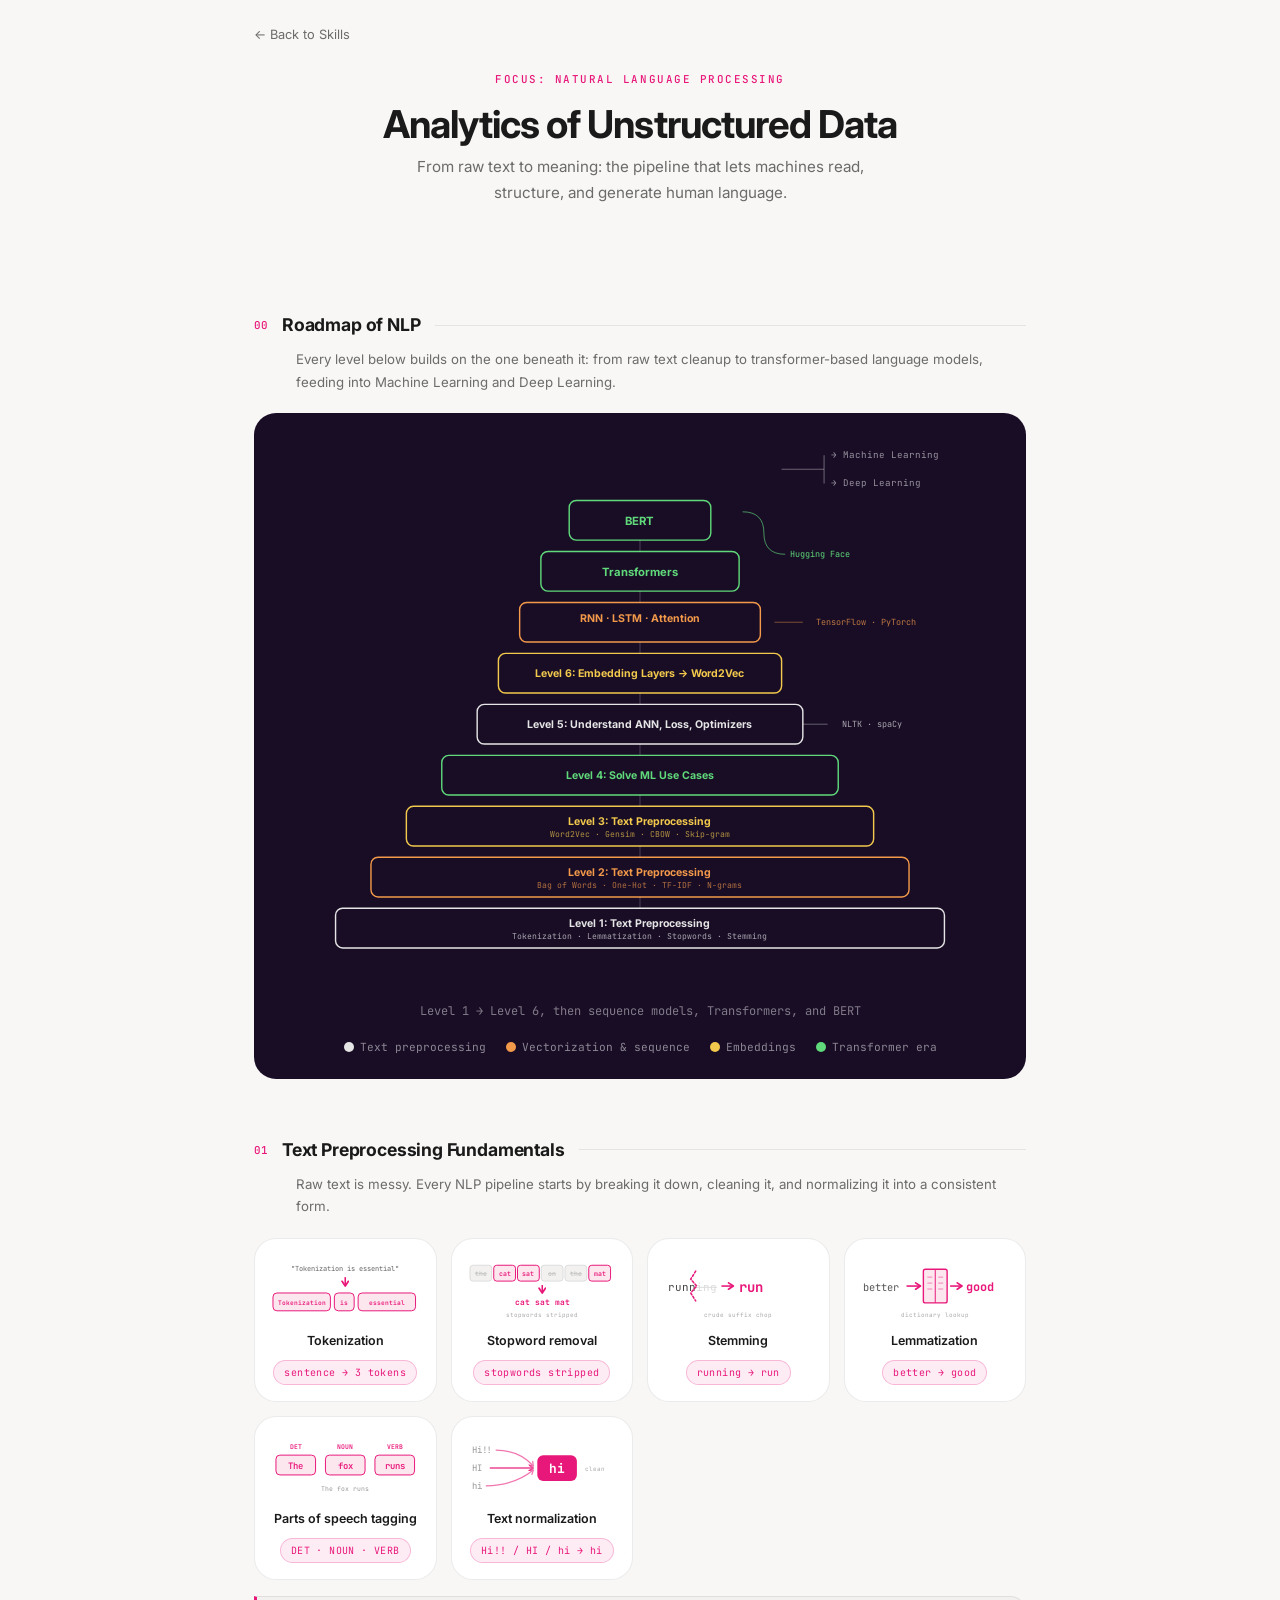
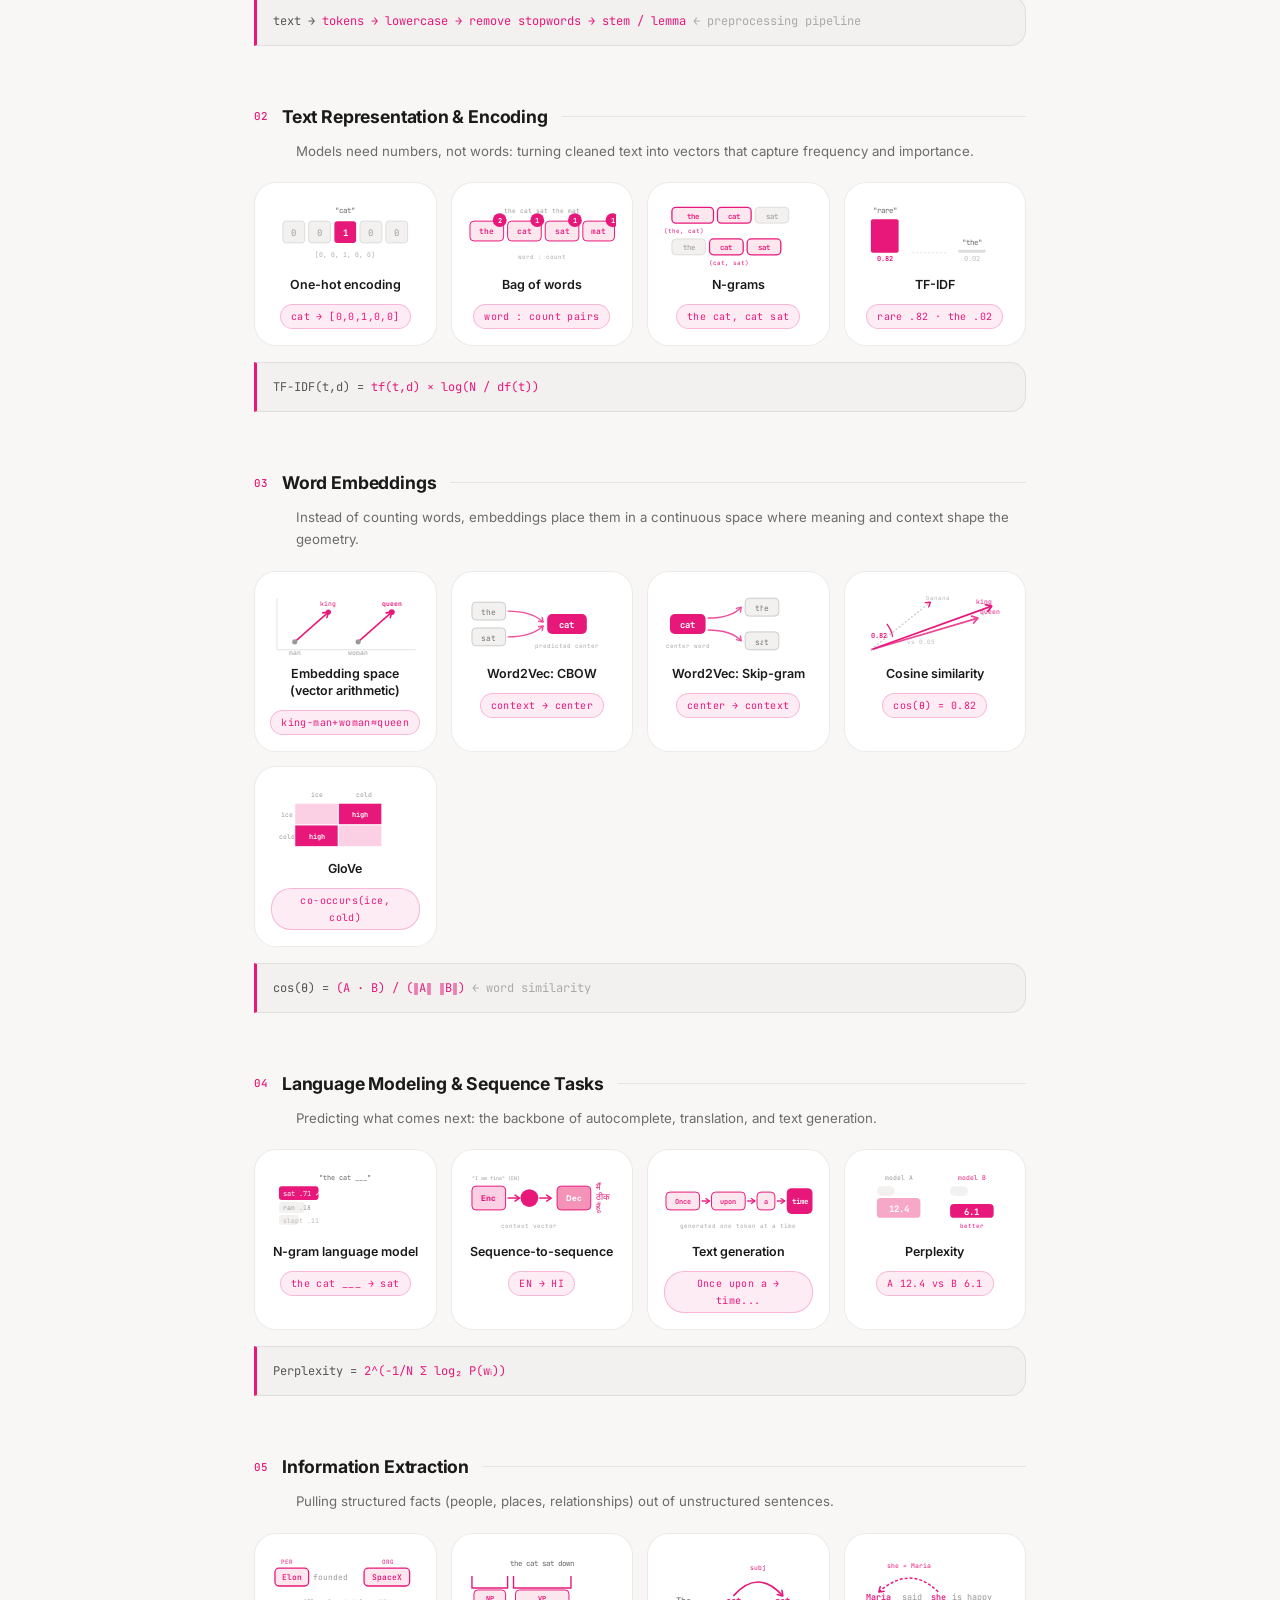
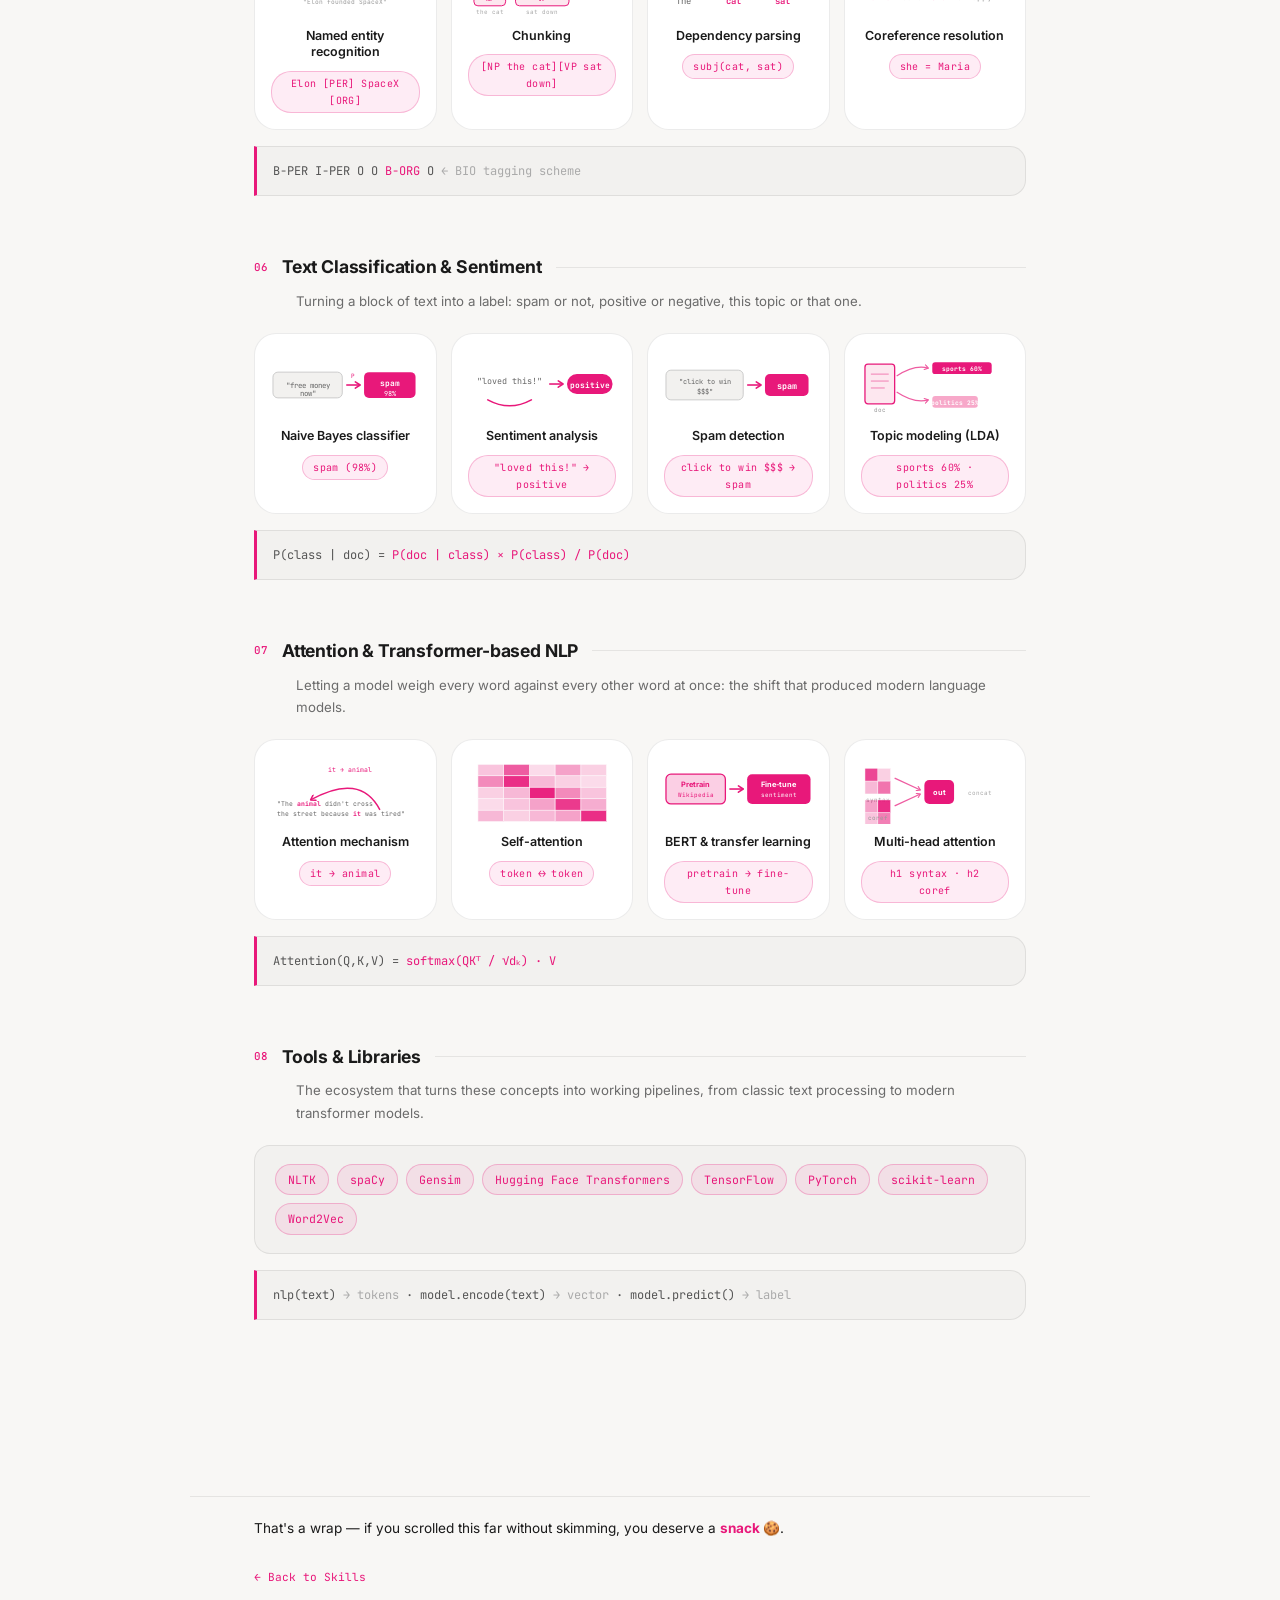
<file: skills/analytics_of_unstructured_data.html>
<!DOCTYPE html>
<html lang="en">
<head>
  <!-- Google tag (gtag.js) -->
  <script async src="https://www.googletagmanager.com/gtag/js?id=G-8GJ6KLD18J"></script>
  <script>
    window.dataLayer = window.dataLayer || [];
    function gtag(){dataLayer.push(arguments);}
    gtag('js', new Date());
    gtag('config', 'G-8GJ6KLD18J');
  </script>

<meta charset="UTF-8"/>
<meta name="viewport" content="width=device-width, initial-scale=1.0"/>
<title>Analytics of Unstructured Data | Rutuja Patel</title>
<link rel="icon" type="image/svg+xml" href="data:image/svg+xml,%3Csvg xmlns='http://www.w3.org/2000/svg' viewBox='0 0 64 64'%3E%3Cdefs%3E%3ClinearGradient id='g' x1='0%25' y1='0%25' x2='100%25' y2='100%25'%3E%3Cstop offset='0%25' stop-color='%23e8187a'/%3E%3Cstop offset='100%25' stop-color='%23f9004d'/%3E%3C/linearGradient%3E%3C/defs%3E%3Ccircle cx='32' cy='32' r='32' fill='url(%23g)'/%3E%3Ctext x='32' y='42' font-family='Poppins, Arial, sans-serif' font-weight='800' font-size='26' fill='white' text-anchor='middle'%3ERP%3C/text%3E%3C/svg%3E">
<link href="https://fonts.googleapis.com/css2?family=Inter:wght@300;400;500;600;700&family=JetBrains+Mono:wght@400;500&display=swap" rel="stylesheet"/>
<style>
:root{--pk:#e8187a;--pka:rgba(232,24,122,.08);--pkb:rgba(232,24,122,.25);--pkc:rgba(232,24,122,.5);--bg:#f8f7f5;--bg2:#ffffff;--bg3:#f2f1ef;--border:rgba(0,0,0,0.08);--border2:rgba(232,24,122,.25);--text:#1a1a1a;--muted:#6b6b6b;--dim:#aaaaaa;--navy:#190d26;--mono:'JetBrains Mono',monospace;--sans:'Inter',sans-serif;--r:16px;--rl:22px}
*,*::before,*::after{box-sizing:border-box;margin:0;padding:0}
html{scroll-behavior:smooth}
body{background:var(--bg);color:var(--text);font-family:var(--sans);font-size:15px;line-height:1.7}
.backlink{display:block;max-width:900px;margin:0 auto;padding:24px 5% 0;font-family:var(--sans);font-size:.8rem}
.backlink a{color:var(--muted);text-decoration:none}
.backlink a:hover{color:var(--pk)}
.hero{max-width:900px;margin:0 auto;padding:24px 5% 32px;text-align:center}
.hero h1{font-size:clamp(1.6rem,4vw,2.4rem);font-weight:700;line-height:1.15;letter-spacing:-.025em;color:var(--text);margin-bottom:8px}
.hero-sub{font-size:.95rem;color:var(--muted);max-width:480px;margin:0 auto 40px}
.page{max-width:900px;margin:0 auto;padding:32px 5% 80px}
.sec{margin-bottom:56px}
.sec-head{display:flex;align-items:center;gap:14px;margin-bottom:8px}
.sec-num{font-family:var(--mono);font-size:.68rem;color:var(--pk);font-weight:500}
.sec-title{font-size:1.1rem;font-weight:700;color:var(--text);letter-spacing:-.01em}
.sec-line{flex:1;height:1px;background:var(--border)}
.sec-desc{font-size:.83rem;color:var(--muted);margin-bottom:20px;padding-left:42px}
.formula{background:var(--bg3);border:1px solid var(--border);border-left:3px solid var(--pk);border-radius:0 var(--r) var(--r) 0;padding:12px 16px;font-family:var(--mono);font-size:.75rem;color:#555;margin:16px 0 0;line-height:2}
.formula .c{color:var(--dim)}
.formula .k{color:var(--pk)}

.grid{display:grid;grid-template-columns:repeat(auto-fill,minmax(160px,1fr));gap:14px}
.card{background:var(--bg2);border:1px solid var(--border);border-radius:var(--rl);padding:20px 16px 16px;display:flex;flex-direction:column;align-items:center;gap:10px;transition:border-color .2s,box-shadow .2s;cursor:default}
.card:hover{border-color:var(--pkb);box-shadow:0 4px 20px rgba(232,24,122,.08)}
.chart-wrap{width:100%;height:64px;position:relative}
.chart-wrap svg{width:100%;height:100%;display:block}
.card-label{font-size:12.5px;font-weight:600;color:var(--text);text-align:center;line-height:1.35}
.card-tag{font-size:10px;color:var(--pk);background:var(--pka);border:1px solid var(--pkb);border-radius:20px;padding:3px 10px;font-family:var(--mono);letter-spacing:.04em;text-align:center}

.tag-box{background:var(--bg3);border:1px solid var(--border);border-radius:16px;padding:18px 20px}
.tag-list{display:flex;flex-wrap:wrap;gap:8px}
.tag-pill{font-size:11.5px;color:var(--pk);background:var(--pka);border:1px solid var(--pkb);border-radius:20px;padding:5px 12px;font-family:var(--mono)}

.tree-panel{background:var(--navy);border-radius:var(--rl);padding:28px clamp(8px,3vw,32px) 18px;margin:20px 0}
.tree-panel svg{display:block;width:100%;height:auto}
.tree-swipe-hint{display:none}
.tree-caption{text-align:center;font-size:.75rem;color:rgba(255,255,255,.45);font-family:var(--mono);margin-top:8px}
.tree-legend{display:flex;flex-wrap:wrap;justify-content:center;gap:20px;padding:16px 6px 4px;font-size:.7rem;color:rgba(255,255,255,.5);font-family:var(--mono)}
.tree-legend span{display:inline-flex;align-items:center;gap:6px}
.tdot{width:10px;height:10px;border-radius:50%;display:inline-block;flex:none}
.tdot.node{background:#3a3a46}
.tdot.yes{background:var(--pk)}
.tdot.no{background:transparent;border:2px solid var(--pk)}

footer{border-top:1px solid var(--border);padding:28px 5%;display:flex;align-items:center;justify-content:space-between;font-family:var(--mono);font-size:.7rem;color:var(--dim);max-width:900px;margin:0 auto}
footer a{color:var(--pk);text-decoration:none}
@media(max-width:600px){
  .grid{grid-template-columns:repeat(2,1fr)}
  .card{min-width:0}
  .card-tag,.card-label{overflow-wrap:break-word;word-break:break-word;white-space:normal;max-width:100%}
  .sec-desc{padding-left:24px}
  .tag-box{padding:16px}
  a[href="../index.html#features"]{padding:8px 0;display:inline-block}
  .tree-panel{overflow-x:auto;-webkit-overflow-scrolling:touch}
  .tree-panel svg{width:auto;min-width:720px}
  .tree-panel::-webkit-scrollbar{height:6px}
  .tree-panel::-webkit-scrollbar-thumb{background:rgba(232,24,122,.5);border-radius:3px}
  .tree-panel::-webkit-scrollbar-track{background:rgba(255,255,255,.08)}
  .tree-swipe-hint{display:flex;align-items:center;justify-content:center;gap:6px;width:max-content;max-width:100%;margin:0 0 14px;padding:5px 13px;background:rgba(232,24,122,.16);border:1px solid rgba(232,24,122,.4);border-radius:20px;color:#f492b8;font-family:var(--mono);font-size:.68rem;letter-spacing:.02em}
}
@media(max-width:420px){
  .hero{padding:20px 6% 24px}
  .page{padding:24px 6% 60px}
  .sec-desc{padding-left:0}
  .formula{padding:10px 12px;font-size:.7rem}
}
</style>
</head>
<body>

<div class="backlink"><a href="../index.html#features">&larr; Back to Skills</a></div>

<div class="hero">
  <p style="font-family:var(--mono);font-size:.68rem;letter-spacing:.14em;text-transform:uppercase;color:var(--pk);margin-bottom:14px;font-weight:500">Focus: Natural Language Processing</p>
  <h1>Analytics of Unstructured Data</h1>
  <p class="hero-sub">From raw text to meaning: the pipeline that lets machines read, structure, and generate human language.</p>
</div>

<div class="page">

<!-- 00 ROADMAP -->
<div class="sec">
  <div class="sec-head"><span class="sec-num">00</span><div class="sec-title">Roadmap of NLP</div><div class="sec-line"></div></div>
  <p class="sec-desc">Every level below builds on the one beneath it: from raw text cleanup to transformer-based language models, feeding into Machine Learning and Deep Learning.</p>

  <div class="tree-panel">
    <div class="tree-swipe-hint">&#8596; swipe to see full diagram</div>
    <svg viewBox="0 0 1000 780" xmlns="http://www.w3.org/2000/svg" role="img" aria-label="A stepped pyramid roadmap of NLP, from Level 1 text preprocessing at the base, through vectorization, embeddings, ANN fundamentals, sequence models, up to Transformers and BERT at the top, feeding into Machine Learning and Deep Learning">
      <g font-family="JetBrains Mono, monospace" font-size="13" fill="rgba(255,255,255,.55)">
        <line x1="700" y1="40" x2="760" y2="40" stroke="rgba(255,255,255,.35)" stroke-width="1.5"></line>
        <line x1="760" y1="40" x2="760" y2="20" stroke="rgba(255,255,255,.35)" stroke-width="1.5"></line>
        <line x1="760" y1="60" x2="760" y2="40" stroke="rgba(255,255,255,.35)" stroke-width="1.5"></line>
        <text x="770" y="24">→ Machine Learning</text>
        <text x="770" y="64">→ Deep Learning</text>
      </g>
      <rect x="400" y="84" width="200" height="56" rx="10" fill="none" stroke="#5fd97a" stroke-width="2"></rect>
      <text x="500" y="118" text-anchor="middle" font-family="Inter, sans-serif" font-weight="700" font-size="16" fill="#5fd97a">BERT</text>
      <rect x="360" y="156" width="280" height="56" rx="10" fill="none" stroke="#5fd97a" stroke-width="2"></rect>
      <text x="500" y="190" text-anchor="middle" font-family="Inter, sans-serif" font-weight="700" font-size="16" fill="#5fd97a">Transformers</text>
      <g font-family="JetBrains Mono, monospace" font-size="12" fill="#5fd97a">
        <path d="M 645 100 Q 675 100 675 130 Q 675 160 705 160" fill="none" stroke="#5fd97a" stroke-width="1.3" opacity="0.7"></path>
        <text x="712" y="164">Hugging Face</text>
      </g>
      <rect x="330" y="228" width="340" height="56" rx="10" fill="none" stroke="#f2994a" stroke-width="2"></rect>
      <text x="500" y="256" text-anchor="middle" font-family="Inter, sans-serif" font-weight="700" font-size="15" fill="#f2994a">RNN · LSTM · Attention</text>
      <g font-family="JetBrains Mono, monospace" font-size="12" fill="rgba(242,153,74,.75)">
        <line x1="690" y1="256" x2="730" y2="256" stroke="rgba(242,153,74,.5)" stroke-width="1.3"></line>
        <text x="748" y="260">TensorFlow · PyTorch</text>
      </g>
      <rect x="300" y="300" width="400" height="56" rx="10" fill="none" stroke="#f2c94c" stroke-width="2"></rect>
      <text x="500" y="334" text-anchor="middle" font-family="Inter, sans-serif" font-weight="700" font-size="15" fill="#f2c94c">Level 6: Embedding Layers → Word2Vec</text>
      <rect x="270" y="372" width="460" height="56" rx="10" fill="none" stroke="#e5e5e5" stroke-width="2"></rect>
      <text x="500" y="406" text-anchor="middle" font-family="Inter, sans-serif" font-weight="700" font-size="15" fill="#e5e5e5">Level 5: Understand ANN, Loss, Optimizers</text>
      <g font-family="JetBrains Mono, monospace" font-size="12" fill="rgba(229,229,229,.7)">
        <line x1="730" y1="400" x2="765" y2="400" stroke="rgba(229,229,229,.4)" stroke-width="1.3"></line>
        <text x="785" y="404">NLTK · spaCy</text>
      </g>
      <rect x="220" y="444" width="560" height="56" rx="10" fill="none" stroke="#5fd97a" stroke-width="2"></rect>
      <text x="500" y="478" text-anchor="middle" font-family="Inter, sans-serif" font-weight="700" font-size="15" fill="#5fd97a">Level 4: Solve ML Use Cases</text>
      <rect x="170" y="516" width="660" height="56" rx="10" fill="none" stroke="#f2c94c" stroke-width="2"></rect>
      <text x="500" y="542" text-anchor="middle" font-family="Inter, sans-serif" font-weight="700" font-size="15" fill="#f2c94c">Level 3: Text Preprocessing</text>
      <text x="500" y="560" text-anchor="middle" font-family="JetBrains Mono, monospace" font-size="11.5" fill="rgba(242,201,76,.7)">Word2Vec · Gensim · CBOW · Skip-gram</text>
      <rect x="120" y="588" width="760" height="56" rx="10" fill="none" stroke="#f2994a" stroke-width="2"></rect>
      <text x="500" y="614" text-anchor="middle" font-family="Inter, sans-serif" font-weight="700" font-size="15" fill="#f2994a">Level 2: Text Preprocessing</text>
      <text x="500" y="632" text-anchor="middle" font-family="JetBrains Mono, monospace" font-size="11.5" fill="rgba(242,153,74,.7)">Bag of Words · One-Hot · TF-IDF · N-grams</text>
      <!-- widths now taper strictly: 860,760,660,560,460,400,340,280,200 -->

      <rect x="70" y="660" width="860" height="56" rx="10" fill="none" stroke="#e5e5e5" stroke-width="2"></rect>
      <text x="500" y="686" text-anchor="middle" font-family="Inter, sans-serif" font-weight="700" font-size="15" fill="#e5e5e5">Level 1: Text Preprocessing</text>
      <text x="500" y="704" text-anchor="middle" font-family="JetBrains Mono, monospace" font-size="11.5" fill="rgba(229,229,229,.7)">Tokenization · Lemmatization · Stopwords · Stemming</text>
      <line x1="500" y1="140" x2="500" y2="156" stroke="rgba(255,255,255,.2)" stroke-width="1.5"></line>
      <line x1="500" y1="212" x2="500" y2="228" stroke="rgba(255,255,255,.2)" stroke-width="1.5"></line>
      <line x1="500" y1="284" x2="500" y2="300" stroke="rgba(255,255,255,.2)" stroke-width="1.5"></line>
      <line x1="500" y1="356" x2="500" y2="372" stroke="rgba(255,255,255,.2)" stroke-width="1.5"></line>
      <line x1="500" y1="428" x2="500" y2="444" stroke="rgba(255,255,255,.2)" stroke-width="1.5"></line>
      <line x1="500" y1="500" x2="500" y2="516" stroke="rgba(255,255,255,.2)" stroke-width="1.5"></line>
      <line x1="500" y1="572" x2="500" y2="588" stroke="rgba(255,255,255,.2)" stroke-width="1.5"></line>
      <line x1="500" y1="644" x2="500" y2="660" stroke="rgba(255,255,255,.2)" stroke-width="1.5"></line>
    </svg>
    <div class="tree-caption">Level 1 → Level 6, then sequence models, Transformers, and BERT</div>
    <div class="tree-legend">
      <span><i class="tdot" style="background:#e5e5e5"></i>Text preprocessing</span>
      <span><i class="tdot" style="background:#f2994a"></i>Vectorization &amp; sequence</span>
      <span><i class="tdot" style="background:#f2c94c"></i>Embeddings</span>
      <span><i class="tdot" style="background:#5fd97a"></i>Transformer era</span>
    </div>
  </div>
</div>

<!-- 01 TEXT PREPROCESSING -->
<div class="sec">
  <div class="sec-head"><span class="sec-num">01</span><div class="sec-title">Text Preprocessing Fundamentals</div><div class="sec-line"></div></div>
  <p class="sec-desc">Raw text is messy. Every NLP pipeline starts by breaking it down, cleaning it, and normalizing it into a consistent form.</p>
  <div class="grid">
    <div class="card"><div class="chart-wrap">
      <svg viewBox="0 0 150 64" xmlns="http://www.w3.org/2000/svg" role="img" aria-label="The sentence Tokenization is essential splitting apart into three separate word chip boxes">
        <defs><marker id="nl1" viewBox="0 0 10 10" refX="8" refY="5" markerWidth="5" markerHeight="5" orient="auto-start-reverse"><path d="M2 1L8 5L2 9" fill="none" stroke="#e8187a" stroke-width="2.2" stroke-linecap="round" stroke-linejoin="round"/></marker></defs>
        <text x="75" y="12" text-anchor="middle" font-family="JetBrains Mono, monospace" font-size="7" fill="#666">"Tokenization is essential"</text>
        <line x1="75" y1="18" x2="75" y2="27" stroke="#e8187a" stroke-width="1.6" marker-end="url(#nl1)"/>
        <rect x="2" y="34" width="58" height="18" rx="4" fill="#fde7ef" stroke="#e8187a" stroke-width="1"/>
        <text x="31" y="46" text-anchor="middle" font-family="JetBrains Mono, monospace" font-size="6.3" fill="#e8187a" font-weight="600">Tokenization</text>
        <rect x="64" y="34" width="20" height="18" rx="4" fill="#fde7ef" stroke="#e8187a" stroke-width="1"/>
        <text x="74" y="46" text-anchor="middle" font-family="JetBrains Mono, monospace" font-size="6.3" fill="#e8187a" font-weight="600">is</text>
        <rect x="88" y="34" width="58" height="18" rx="4" fill="#fde7ef" stroke="#e8187a" stroke-width="1"/>
        <text x="117" y="46" text-anchor="middle" font-family="JetBrains Mono, monospace" font-size="6.3" fill="#e8187a" font-weight="600">essential</text>
      </svg>
    </div><div class="card-label">Tokenization</div><div class="card-tag">sentence → 3 tokens</div></div>

    <div class="card"><div class="chart-wrap">
      <svg viewBox="0 0 150 64" xmlns="http://www.w3.org/2000/svg" role="img" aria-label="The words the, cat, sat, on, the, mat with the stopwords the, on, the dimmed and struck through, leaving cat sat mat highlighted">
        <defs><marker id="nl2" viewBox="0 0 10 10" refX="8" refY="5" markerWidth="5" markerHeight="5" orient="auto-start-reverse"><path d="M2 1L8 5L2 9" fill="none" stroke="#e8187a" stroke-width="2.2" stroke-linecap="round" stroke-linejoin="round"/></marker></defs>
        <g font-family="JetBrains Mono, monospace" font-size="6.6">
          <rect x="2" y="6" width="22" height="16" rx="3" fill="#f2f1ef" stroke="#ddd"/><text x="13" y="17" text-anchor="middle" fill="#bbb" text-decoration="line-through">the</text>
          <rect x="26" y="6" width="22" height="16" rx="3" fill="#fde7ef" stroke="#e8187a"/><text x="37" y="17" text-anchor="middle" fill="#e8187a" font-weight="600">cat</text>
          <rect x="50" y="6" width="22" height="16" rx="3" fill="#fde7ef" stroke="#e8187a"/><text x="61" y="17" text-anchor="middle" fill="#e8187a" font-weight="600">sat</text>
          <rect x="74" y="6" width="22" height="16" rx="3" fill="#f2f1ef" stroke="#ddd"/><text x="85" y="17" text-anchor="middle" fill="#bbb" text-decoration="line-through">on</text>
          <rect x="98" y="6" width="22" height="16" rx="3" fill="#f2f1ef" stroke="#ddd"/><text x="109" y="17" text-anchor="middle" fill="#bbb" text-decoration="line-through">the</text>
          <rect x="122" y="6" width="22" height="16" rx="3" fill="#fde7ef" stroke="#e8187a"/><text x="133" y="17" text-anchor="middle" fill="#e8187a" font-weight="600">mat</text>
        </g>
        <line x1="75" y1="26" x2="75" y2="34" stroke="#e8187a" stroke-width="1.6" marker-end="url(#nl2)"/>
        <text x="75" y="46" text-anchor="middle" font-family="JetBrains Mono, monospace" font-size="8" font-weight="700" fill="#e8187a">cat sat mat</text>
        <text x="75" y="58" text-anchor="middle" font-family="JetBrains Mono, monospace" font-size="6" fill="#aaa">stopwords stripped</text>
      </svg>
    </div><div class="card-label">Stopword removal</div><div class="card-tag">stopwords stripped</div></div>

    <div class="card"><div class="chart-wrap">
      <svg viewBox="0 0 150 64" xmlns="http://www.w3.org/2000/svg" role="img" aria-label="The word running crudely chopped at the suffix to leave the stem run">
        <defs><marker id="nl3" viewBox="0 0 10 10" refX="8" refY="5" markerWidth="5" markerHeight="5" orient="auto-start-reverse"><path d="M2 1L8 5L2 9" fill="none" stroke="#e8187a" stroke-width="2.2" stroke-linecap="round" stroke-linejoin="round"/></marker></defs>
        <text x="4" y="32" font-family="JetBrains Mono, monospace" font-size="11" fill="#444">runn<tspan fill="#ddd" text-decoration="line-through">ing</tspan></text>
        <path d="M32,12 L27,20 L33,27 L27,34 L32,42" fill="none" stroke="#e8187a" stroke-width="1.6" stroke-dasharray="2 2" stroke-linecap="round"/>
        <line x1="58" y1="27" x2="70" y2="27" stroke="#e8187a" stroke-width="1.6" marker-end="url(#nl3)"/>
        <text x="76" y="33" font-family="JetBrains Mono, monospace" font-size="14" font-weight="700" fill="#e8187a">run</text>
        <text x="75" y="58" text-anchor="middle" font-family="JetBrains Mono, monospace" font-size="6" fill="#aaa">crude suffix chop</text>
      </svg>
    </div><div class="card-label">Stemming</div><div class="card-tag">running → run</div></div>

    <div class="card"><div class="chart-wrap">
      <svg viewBox="0 0 150 64" xmlns="http://www.w3.org/2000/svg" role="img" aria-label="The word better passed through a dictionary lookup icon to produce its clean base form good">
        <defs><marker id="nl4" viewBox="0 0 10 10" refX="8" refY="5" markerWidth="5" markerHeight="5" orient="auto-start-reverse"><path d="M2 1L8 5L2 9" fill="none" stroke="#e8187a" stroke-width="2.2" stroke-linecap="round" stroke-linejoin="round"/></marker></defs>
        <text x="2" y="32" font-family="JetBrains Mono, monospace" font-size="10.5" fill="#555">better</text>
        <line x1="46" y1="27" x2="60" y2="27" stroke="#e8187a" stroke-width="1.6" marker-end="url(#nl4)"/>
        <rect x="63" y="10" width="24" height="34" rx="2" fill="#fde7ef" stroke="#e8187a" stroke-width="1.4"/>
        <line x1="75" y1="10" x2="75" y2="44" stroke="#e8187a" stroke-width="1"/>
        <line x1="67" y1="18" x2="72" y2="18" stroke="#e8187a" stroke-width="0.8" opacity="0.6"/><line x1="67" y1="24" x2="72" y2="24" stroke="#e8187a" stroke-width="0.8" opacity="0.6"/><line x1="67" y1="30" x2="72" y2="30" stroke="#e8187a" stroke-width="0.8" opacity="0.6"/>
        <line x1="78" y1="18" x2="83" y2="18" stroke="#e8187a" stroke-width="0.8" opacity="0.6"/><line x1="78" y1="24" x2="83" y2="24" stroke="#e8187a" stroke-width="0.8" opacity="0.6"/><line x1="78" y1="30" x2="83" y2="30" stroke="#e8187a" stroke-width="0.8" opacity="0.6"/>
        <line x1="90" y1="27" x2="102" y2="27" stroke="#e8187a" stroke-width="1.6" marker-end="url(#nl4)"/>
        <text x="106" y="32" font-family="JetBrains Mono, monospace" font-size="12" font-weight="700" fill="#e8187a">good</text>
        <text x="75" y="58" text-anchor="middle" font-family="JetBrains Mono, monospace" font-size="6" fill="#aaa">dictionary lookup</text>
      </svg>
    </div><div class="card-label">Lemmatization</div><div class="card-tag">better → good</div></div>

    <div class="card"><div class="chart-wrap">
      <svg viewBox="0 0 150 64" xmlns="http://www.w3.org/2000/svg" role="img" aria-label="The words The, fox, runs each tagged above with their part of speech DET, NOUN, VERB">
        <text x="25" y="12" text-anchor="middle" font-family="JetBrains Mono, monospace" font-size="6.5" fill="#e8187a" font-weight="600">DET</text>
        <rect x="5" y="18" width="40" height="20" rx="4" fill="#fde7ef" stroke="#e8187a" stroke-width="1"/>
        <text x="25" y="32" text-anchor="middle" font-family="JetBrains Mono, monospace" font-size="9" fill="#e8187a" font-weight="600">The</text>
        <text x="75" y="12" text-anchor="middle" font-family="JetBrains Mono, monospace" font-size="6.5" fill="#e8187a" font-weight="600">NOUN</text>
        <rect x="55" y="18" width="40" height="20" rx="4" fill="#fde7ef" stroke="#e8187a" stroke-width="1"/>
        <text x="75" y="32" text-anchor="middle" font-family="JetBrains Mono, monospace" font-size="9" fill="#e8187a" font-weight="600">fox</text>
        <text x="125" y="12" text-anchor="middle" font-family="JetBrains Mono, monospace" font-size="6.5" fill="#e8187a" font-weight="600">VERB</text>
        <rect x="105" y="18" width="40" height="20" rx="4" fill="#fde7ef" stroke="#e8187a" stroke-width="1"/>
        <text x="125" y="32" text-anchor="middle" font-family="JetBrains Mono, monospace" font-size="9" fill="#e8187a" font-weight="600">runs</text>
        <text x="75" y="54" text-anchor="middle" font-family="JetBrains Mono, monospace" font-size="6.5" fill="#999">The fox runs</text>
      </svg>
    </div><div class="card-label">Parts of speech tagging</div><div class="card-tag">DET · NOUN · VERB</div></div>

    <div class="card"><div class="chart-wrap">
      <svg viewBox="0 0 150 64" xmlns="http://www.w3.org/2000/svg" role="img" aria-label="Three messy variants Hi with two exclamation marks, HI, and hi all converging by arrows into one clean lowercase form hi">
        <defs><marker id="nl5" viewBox="0 0 10 10" refX="8" refY="5" markerWidth="5" markerHeight="5" orient="auto-start-reverse"><path d="M2 1L8 5L2 9" fill="none" stroke="#e8187a" stroke-width="2" stroke-linecap="round" stroke-linejoin="round"/></marker></defs>
        <text x="4" y="16" font-family="JetBrains Mono, monospace" font-size="9" fill="#999">Hi!!</text>
        <text x="4" y="34" font-family="JetBrains Mono, monospace" font-size="9" fill="#999">HI</text>
        <text x="4" y="52" font-family="JetBrains Mono, monospace" font-size="9" fill="#999">hi</text>
        <path d="M28,13 Q52,13 66,29" fill="none" stroke="#e8187a" stroke-width="1.3" opacity="0.6" marker-end="url(#nl5)"/>
        <path d="M22,31 L66,31" fill="none" stroke="#e8187a" stroke-width="1.3" opacity="0.8" marker-end="url(#nl5)"/>
        <path d="M18,49 Q46,49 66,33" fill="none" stroke="#e8187a" stroke-width="1.3" opacity="0.6" marker-end="url(#nl5)"/>
        <rect x="70" y="18" width="40" height="26" rx="6" fill="#e8187a"/>
        <text x="90" y="36" text-anchor="middle" font-family="JetBrains Mono, monospace" font-size="13" font-weight="700" fill="#fff">hi</text>
        <text x="128" y="34" text-anchor="middle" font-family="JetBrains Mono, monospace" font-size="6" fill="#aaa">clean</text>
      </svg>
    </div><div class="card-label">Text normalization</div><div class="card-tag">Hi!! / HI / hi → hi</div></div>
  </div>
  <div class="formula">text → <span class="k">tokens → lowercase → remove stopwords → stem / lemma</span> <span class="c">← preprocessing pipeline</span></div>
</div>

<!-- 02 FEATURE ENCODING -->
<div class="sec">
  <div class="sec-head"><span class="sec-num">02</span><div class="sec-title">Text Representation &amp; Encoding</div><div class="sec-line"></div></div>
  <p class="sec-desc">Models need numbers, not words: turning cleaned text into vectors that capture frequency and importance.</p>
  <div class="grid">
    <div class="card"><div class="chart-wrap">
      <svg viewBox="0 0 150 64" xmlns="http://www.w3.org/2000/svg" role="img" aria-label="The word cat encoded as a one hot vector, a single 1 highlighted among four 0s">
        <text x="75" y="10" text-anchor="middle" font-family="JetBrains Mono, monospace" font-size="7.5" fill="#666">"cat"</text>
        <rect x="12" y="18" width="22" height="22" rx="3" fill="#f2f1ef" stroke="#ddd"/><text x="23" y="33" text-anchor="middle" font-family="JetBrains Mono, monospace" font-size="9" fill="#999">0</text>
        <rect x="38" y="18" width="22" height="22" rx="3" fill="#f2f1ef" stroke="#ddd"/><text x="49" y="33" text-anchor="middle" font-family="JetBrains Mono, monospace" font-size="9" fill="#999">0</text>
        <rect x="64" y="18" width="22" height="22" rx="3" fill="#e8187a"/><text x="75" y="33" text-anchor="middle" font-family="JetBrains Mono, monospace" font-size="9" font-weight="700" fill="#fff">1</text>
        <rect x="90" y="18" width="22" height="22" rx="3" fill="#f2f1ef" stroke="#ddd"/><text x="101" y="33" text-anchor="middle" font-family="JetBrains Mono, monospace" font-size="9" fill="#999">0</text>
        <rect x="116" y="18" width="22" height="22" rx="3" fill="#f2f1ef" stroke="#ddd"/><text x="127" y="33" text-anchor="middle" font-family="JetBrains Mono, monospace" font-size="9" fill="#999">0</text>
        <text x="75" y="54" text-anchor="middle" font-family="JetBrains Mono, monospace" font-size="6.5" fill="#aaa">[0, 0, 1, 0, 0]</text>
      </svg>
    </div><div class="card-label">One-hot encoding</div><div class="card-tag">cat → [0,0,1,0,0]</div></div>

    <div class="card"><div class="chart-wrap">
      <svg viewBox="0 0 150 64" xmlns="http://www.w3.org/2000/svg" role="img" aria-label="The words the, cat, sat, the, mat each annotated with their frequency count, the appearing twice">
        <text x="75" y="10" text-anchor="middle" font-family="JetBrains Mono, monospace" font-size="6.3" fill="#999">the cat sat the mat</text>
        <rect x="2" y="18" width="34" height="20" rx="4" fill="#fde7ef" stroke="#e8187a" stroke-width="1"/><text x="19" y="31" text-anchor="middle" font-family="JetBrains Mono, monospace" font-size="8" font-weight="600" fill="#e8187a">the</text>
        <circle cx="32" cy="17" r="7" fill="#e8187a"/><text x="32" y="20" text-anchor="middle" font-family="JetBrains Mono, monospace" font-size="7" font-weight="700" fill="#fff">2</text>
        <rect x="40" y="18" width="34" height="20" rx="4" fill="#fde7ef" stroke="#e8187a" stroke-width="1"/><text x="57" y="31" text-anchor="middle" font-family="JetBrains Mono, monospace" font-size="8" font-weight="600" fill="#e8187a">cat</text>
        <circle cx="70" cy="17" r="7" fill="#e8187a"/><text x="70" y="20" text-anchor="middle" font-family="JetBrains Mono, monospace" font-size="7" font-weight="700" fill="#fff">1</text>
        <rect x="78" y="18" width="34" height="20" rx="4" fill="#fde7ef" stroke="#e8187a" stroke-width="1"/><text x="95" y="31" text-anchor="middle" font-family="JetBrains Mono, monospace" font-size="8" font-weight="600" fill="#e8187a">sat</text>
        <circle cx="108" cy="17" r="7" fill="#e8187a"/><text x="108" y="20" text-anchor="middle" font-family="JetBrains Mono, monospace" font-size="7" font-weight="700" fill="#fff">1</text>
        <rect x="116" y="18" width="32" height="20" rx="4" fill="#fde7ef" stroke="#e8187a" stroke-width="1"/><text x="132" y="31" text-anchor="middle" font-family="JetBrains Mono, monospace" font-size="8" font-weight="600" fill="#e8187a">mat</text>
        <circle cx="146" cy="17" r="7" fill="#e8187a"/><text x="146" y="20" text-anchor="middle" font-family="JetBrains Mono, monospace" font-size="7" font-weight="700" fill="#fff">1</text>
        <text x="75" y="56" text-anchor="middle" font-family="JetBrains Mono, monospace" font-size="6" fill="#aaa">word : count</text>
      </svg>
    </div><div class="card-label">Bag of words</div><div class="card-tag">word : count pairs</div></div>

    <div class="card"><div class="chart-wrap">
      <svg viewBox="0 0 150 64" xmlns="http://www.w3.org/2000/svg" role="img" aria-label="A sliding window highlighting the cat as one adjacent word pair and cat sat as the next adjacent word pair from the sentence the cat sat">
        <rect x="8" y="4" width="42" height="16" rx="4" fill="#fde7ef" stroke="#e8187a" stroke-width="1.3"/>
        <rect x="54" y="4" width="34" height="16" rx="4" fill="#fde7ef" stroke="#e8187a" stroke-width="1.3"/>
        <rect x="92" y="4" width="34" height="16" rx="4" fill="#f2f1ef" stroke="#ddd" stroke-width="1"/>
        <text x="29" y="15.5" text-anchor="middle" font-family="JetBrains Mono, monospace" font-size="7.5" fill="#e8187a" font-weight="600">the</text>
        <text x="71" y="15.5" text-anchor="middle" font-family="JetBrains Mono, monospace" font-size="7.5" fill="#e8187a" font-weight="600">cat</text>
        <text x="109" y="15.5" text-anchor="middle" font-family="JetBrains Mono, monospace" font-size="7.5" fill="#999">sat</text>
        <text x="20" y="30" text-anchor="middle" font-family="JetBrains Mono, monospace" font-size="6" fill="#e8187a">(the, cat)</text>
        <rect x="8" y="36" width="34" height="16" rx="4" fill="#f2f1ef" stroke="#ddd" stroke-width="1"/>
        <rect x="46" y="36" width="34" height="16" rx="4" fill="#fde7ef" stroke="#e8187a" stroke-width="1.3"/>
        <rect x="84" y="36" width="34" height="16" rx="4" fill="#fde7ef" stroke="#e8187a" stroke-width="1.3"/>
        <text x="25" y="47.5" text-anchor="middle" font-family="JetBrains Mono, monospace" font-size="7.5" fill="#999">the</text>
        <text x="63" y="47.5" text-anchor="middle" font-family="JetBrains Mono, monospace" font-size="7.5" fill="#e8187a" font-weight="600">cat</text>
        <text x="101" y="47.5" text-anchor="middle" font-family="JetBrains Mono, monospace" font-size="7.5" fill="#e8187a" font-weight="600">sat</text>
        <text x="66" y="62" text-anchor="middle" font-family="JetBrains Mono, monospace" font-size="6" fill="#e8187a">(cat, sat)</text>
      </svg>
    </div><div class="card-label">N-grams</div><div class="card-tag">the cat, cat sat</div></div>

    <div class="card"><div class="chart-wrap">
      <svg viewBox="0 0 150 64" xmlns="http://www.w3.org/2000/svg" role="img" aria-label="Two bars comparing tf-idf weight, the rare word rare scoring high at 0.82 and the common word the scoring low at 0.02">
        <text x="24" y="10" text-anchor="middle" font-family="JetBrains Mono, monospace" font-size="7.5" fill="#666">"rare"</text>
        <rect x="10" y="16" width="28" height="34" fill="#e8187a" rx="2"/>
        <text x="24" y="58" text-anchor="middle" font-family="JetBrains Mono, monospace" font-size="7" font-weight="700" fill="#e8187a">0.82</text>
        <text x="112" y="42" text-anchor="middle" font-family="JetBrains Mono, monospace" font-size="7.5" fill="#666">"the"</text>
        <rect x="98" y="47" width="28" height="3" fill="#dedede" rx="1.5"/>
        <text x="112" y="58" text-anchor="middle" font-family="JetBrains Mono, monospace" font-size="7" fill="#bbb">0.02</text>
        <line x1="52" y1="50" x2="86" y2="50" stroke="#e2e2e2" stroke-width="1" stroke-dasharray="2 2"/>
      </svg>
    </div><div class="card-label">TF-IDF</div><div class="card-tag">rare .82 · the .02</div></div>
  </div>
  <div class="formula">TF-IDF(t,d) = <span class="k">tf(t,d) × log(N / df(t))</span></div>
</div>

<!-- 03 WORD EMBEDDINGS -->
<div class="sec">
  <div class="sec-head"><span class="sec-num">03</span><div class="sec-title">Word Embeddings</div><div class="sec-line"></div></div>
  <p class="sec-desc">Instead of counting words, embeddings place them in a continuous space where meaning and context shape the geometry.</p>
  <div class="grid">
    <div class="card"><div class="chart-wrap">
      <svg viewBox="0 0 150 64" xmlns="http://www.w3.org/2000/svg" role="img" aria-label="A 2D vector plot showing king minus man plus woman lands close to queen, with two parallel arrows from man to king and from woman to queen">
        <defs><marker id="nl6" viewBox="0 0 10 10" refX="8" refY="5" markerWidth="5" markerHeight="5" orient="auto-start-reverse"><path d="M2 1L8 5L2 9" fill="none" stroke="#e8187a" stroke-width="2" stroke-linecap="round" stroke-linejoin="round"/></marker></defs>
        <line x1="6" y1="58" x2="146" y2="58" stroke="#e2e2e2" stroke-width="1"/>
        <line x1="6" y1="58" x2="6" y2="6" stroke="#e2e2e2" stroke-width="1"/>
        <line x1="24" y1="50" x2="58" y2="20" stroke="#e8187a" stroke-width="1.6" marker-end="url(#nl6)"/>
        <line x1="88" y1="50" x2="122" y2="20" stroke="#e8187a" stroke-width="1.6" marker-end="url(#nl6)"/>
        <circle cx="24" cy="50" r="2.6" fill="#999"/><text x="24" y="63" text-anchor="middle" font-family="JetBrains Mono, monospace" font-size="6.5" fill="#999">man</text>
        <circle cx="58" cy="20" r="2.6" fill="#e8187a"/><text x="58" y="14" text-anchor="middle" font-family="JetBrains Mono, monospace" font-size="6.5" fill="#e8187a">king</text>
        <circle cx="88" cy="50" r="2.6" fill="#999"/><text x="88" y="63" text-anchor="middle" font-family="JetBrains Mono, monospace" font-size="6.5" fill="#999">woman</text>
        <circle cx="122" cy="20" r="3" fill="#e8187a"/><text x="122" y="14" text-anchor="middle" font-family="JetBrains Mono, monospace" font-size="6.5" font-weight="700" fill="#e8187a">queen</text>
      </svg>
    </div><div class="card-label">Embedding space (vector arithmetic)</div><div class="card-tag">king−man+woman≈queen</div></div>

    <div class="card"><div class="chart-wrap">
      <svg viewBox="0 0 150 64" xmlns="http://www.w3.org/2000/svg" role="img" aria-label="The context words the and sat converging with arrows into the predicted center word cat, from the pattern the blank sat">
        <defs><marker id="nl7" viewBox="0 0 10 10" refX="8" refY="5" markerWidth="5" markerHeight="5" orient="auto-start-reverse"><path d="M2 1L8 5L2 9" fill="none" stroke="#e8187a" stroke-width="2" stroke-linecap="round" stroke-linejoin="round"/></marker></defs>
        <rect x="4" y="10" width="34" height="18" rx="4" fill="#f2f1ef" stroke="#ccc"/><text x="21" y="23" text-anchor="middle" font-family="JetBrains Mono, monospace" font-size="8" fill="#777">the</text>
        <rect x="4" y="36" width="34" height="18" rx="4" fill="#f2f1ef" stroke="#ccc"/><text x="21" y="49" text-anchor="middle" font-family="JetBrains Mono, monospace" font-size="8" fill="#777">sat</text>
        <path d="M40,19 Q64,19 76,30" fill="none" stroke="#e8187a" stroke-width="1.4" opacity="0.75" marker-end="url(#nl7)"/>
        <path d="M40,45 Q64,45 76,34" fill="none" stroke="#e8187a" stroke-width="1.4" opacity="0.75" marker-end="url(#nl7)"/>
        <rect x="80" y="22" width="40" height="20" rx="5" fill="#e8187a" stroke-dasharray="3 2"/>
        <text x="100" y="36" text-anchor="middle" font-family="JetBrains Mono, monospace" font-size="9" font-weight="700" fill="#fff">cat</text>
        <text x="100" y="56" text-anchor="middle" font-family="JetBrains Mono, monospace" font-size="6" fill="#aaa">predicted center</text>
      </svg>
    </div><div class="card-label">Word2Vec: CBOW</div><div class="card-tag">context → center</div></div>

    <div class="card"><div class="chart-wrap">
      <svg viewBox="0 0 150 64" xmlns="http://www.w3.org/2000/svg" role="img" aria-label="The center word cat diverging with arrows out to two predicted context words the and sat">
        <defs><marker id="nl8" viewBox="0 0 10 10" refX="8" refY="5" markerWidth="5" markerHeight="5" orient="auto-start-reverse"><path d="M2 1L8 5L2 9" fill="none" stroke="#e8187a" stroke-width="2" stroke-linecap="round" stroke-linejoin="round"/></marker></defs>
        <rect x="6" y="22" width="36" height="20" rx="5" fill="#e8187a"/>
        <text x="24" y="36" text-anchor="middle" font-family="JetBrains Mono, monospace" font-size="9" font-weight="700" fill="#fff">cat</text>
        <path d="M44,26 Q68,26 78,15" fill="none" stroke="#e8187a" stroke-width="1.4" opacity="0.75" marker-end="url(#nl8)"/>
        <path d="M44,38 Q68,38 78,49" fill="none" stroke="#e8187a" stroke-width="1.4" opacity="0.75" marker-end="url(#nl8)"/>
        <rect x="82" y="6" width="34" height="18" rx="4" fill="#f2f1ef" stroke="#ccc"/><text x="99" y="19" text-anchor="middle" font-family="JetBrains Mono, monospace" font-size="8" fill="#777">the</text>
        <rect x="82" y="40" width="34" height="18" rx="4" fill="#f2f1ef" stroke="#ccc"/><text x="99" y="53" text-anchor="middle" font-family="JetBrains Mono, monospace" font-size="8" fill="#777">sat</text>
        <text x="24" y="56" text-anchor="middle" font-family="JetBrains Mono, monospace" font-size="6" fill="#aaa">center word</text>
      </svg>
    </div><div class="card-label">Word2Vec: Skip-gram</div><div class="card-tag">center → context</div></div>

    <div class="card"><div class="chart-wrap">
      <svg viewBox="0 0 150 64" xmlns="http://www.w3.org/2000/svg" role="img" aria-label="Two vectors king and queen drawn from an origin with a narrow angle between them and a cosine similarity of 0.82, against a wider faint angle to banana at 0.05">
        <defs><marker id="nl9" viewBox="0 0 10 10" refX="8" refY="5" markerWidth="5" markerHeight="5" orient="auto-start-reverse"><path d="M2 1L8 5L2 9" fill="none" stroke="#e8187a" stroke-width="2" stroke-linecap="round" stroke-linejoin="round"/></marker></defs>
        <line x1="10" y1="58" x2="132" y2="14" stroke="#e8187a" stroke-width="1.8" marker-end="url(#nl9)"/>
        <text x="132" y="12" text-anchor="end" font-family="JetBrains Mono, monospace" font-size="6.5" fill="#e8187a">king</text>
        <line x1="10" y1="58" x2="118" y2="26" stroke="#e8187a" stroke-width="1.8" opacity="0.8" marker-end="url(#nl9)"/>
        <text x="120" y="22" font-family="JetBrains Mono, monospace" font-size="6.5" fill="#e8187a">queen</text>
        <line x1="10" y1="58" x2="70" y2="10" stroke="#ccc" stroke-width="1.4" stroke-dasharray="2 2" marker-end="url(#nl9)"/>
        <text x="66" y="8" font-family="JetBrains Mono, monospace" font-size="6" fill="#bbb">banana</text>
        <path d="M32,45 A26,26 0 0,0 26,32" fill="none" stroke="#e8187a" stroke-width="1.2"/>
        <text x="10" y="46" font-family="JetBrains Mono, monospace" font-size="7" font-weight="700" fill="#e8187a">0.82</text>
        <text x="46" y="52" font-family="JetBrains Mono, monospace" font-size="6" fill="#bbb">vs 0.05</text>
      </svg>
    </div><div class="card-label">Cosine similarity</div><div class="card-tag">cos(θ) = 0.82</div></div>

    <div class="card"><div class="chart-wrap">
      <svg viewBox="0 0 150 64" xmlns="http://www.w3.org/2000/svg" role="img" aria-label="A co-occurrence grid of the words ice and cold showing a high shared count off the diagonal">
        <g font-family="JetBrains Mono, monospace" font-size="6.5" fill="#999">
          <text x="46" y="10" text-anchor="middle">ice</text>
          <text x="94" y="10" text-anchor="middle">cold</text>
          <text x="16" y="30" text-anchor="middle">ice</text>
          <text x="16" y="52" text-anchor="middle">cold</text>
        </g>
        <rect x="24" y="16" width="44" height="22" fill="#fbcfe4" stroke="#fff" stroke-width="1"/>
        <rect x="68" y="16" width="44" height="22" fill="#e8187a" stroke="#fff" stroke-width="1"/>
        <rect x="24" y="38" width="44" height="22" fill="#e8187a" stroke="#fff" stroke-width="1"/>
        <rect x="68" y="38" width="44" height="22" fill="#fbcfe4" stroke="#fff" stroke-width="1"/>
        <text x="90" y="30" text-anchor="middle" font-family="JetBrains Mono, monospace" font-size="7" font-weight="700" fill="#fff">high</text>
        <text x="46" y="52" text-anchor="middle" font-family="JetBrains Mono, monospace" font-size="7" font-weight="700" fill="#fff">high</text>
      </svg>
    </div><div class="card-label">GloVe</div><div class="card-tag">co-occurs(ice, cold)</div></div>
  </div>
  <div class="formula">cos(θ) = <span class="k">(A · B) / (‖A‖ ‖B‖)</span> <span class="c">← word similarity</span></div>
</div>

<!-- 04 LANGUAGE MODELING -->
<div class="sec">
  <div class="sec-head"><span class="sec-num">04</span><div class="sec-title">Language Modeling &amp; Sequence Tasks</div><div class="sec-line"></div></div>
  <p class="sec-desc">Predicting what comes next: the backbone of autocomplete, translation, and text generation.</p>
  <div class="grid">
    <div class="card"><div class="chart-wrap">
      <svg viewBox="0 0 150 64" xmlns="http://www.w3.org/2000/svg" role="img" aria-label="Given the phrase the cat blank, three candidate next words are ranked by probability with sat highlighted as the highest probability pick">
        <text x="75" y="10" text-anchor="middle" font-family="JetBrains Mono, monospace" font-size="7" fill="#666">"the cat ___"</text>
        <rect x="8" y="16" width="40" height="14" fill="#e8187a" rx="3"/><text x="12" y="26" font-family="JetBrains Mono, monospace" font-size="7" fill="#fff">sat .71 ✓</text>
        <rect x="8" y="32" width="26" height="11" fill="#f2f1ef" rx="3"/><text x="12" y="40.5" font-family="JetBrains Mono, monospace" font-size="6.5" fill="#999">ran .18</text>
        <rect x="8" y="45" width="20" height="10" fill="#f2f1ef" rx="3"/><text x="12" y="53" font-family="JetBrains Mono, monospace" font-size="6.5" fill="#bbb">slept .11</text>
      </svg>
    </div><div class="card-label">N-gram language model</div><div class="card-tag">the cat ___ → sat</div></div>

    <div class="card"><div class="chart-wrap">
      <svg viewBox="0 0 150 64" xmlns="http://www.w3.org/2000/svg" role="img" aria-label="The English sentence I am fine compressed by an encoder into a context vector, expanded by a decoder into the Hindi translation">
        <defs><marker id="nl10" viewBox="0 0 10 10" refX="8" refY="5" markerWidth="5" markerHeight="5" orient="auto-start-reverse"><path d="M2 1L8 5L2 9" fill="none" stroke="#e8187a" stroke-width="2" stroke-linecap="round" stroke-linejoin="round"/></marker></defs>
        <text x="28" y="10" text-anchor="middle" font-family="JetBrains Mono, monospace" font-size="5" fill="#999">"I am fine" (EN)</text>
        <rect x="4" y="16" width="34" height="24" rx="4" fill="#fbcfe4" stroke="#e8187a" stroke-width="1"/><text x="21" y="31" text-anchor="middle" font-family="Inter, sans-serif" font-weight="700" font-size="8" fill="#e8187a">Enc</text>
        <line x1="40" y1="28" x2="52" y2="28" stroke="#e8187a" stroke-width="1.5" marker-end="url(#nl10)"/>
        <circle cx="62" cy="28" r="9" fill="#e8187a"/>
        <line x1="72" y1="28" x2="84" y2="28" stroke="#e8187a" stroke-width="1.5" marker-end="url(#nl10)"/>
        <rect x="90" y="16" width="34" height="24" rx="4" fill="#f492b8" stroke="#e8187a" stroke-width="1"/><text x="107" y="31" text-anchor="middle" font-family="Inter, sans-serif" font-weight="700" font-size="8" fill="#fff">Dec</text>
        <text x="129" y="20" font-family="JetBrains Mono, monospace" font-size="9" fill="#e8187a">मैं</text>
        <text x="129" y="30" font-family="JetBrains Mono, monospace" font-size="9" fill="#e8187a">ठीक</text>
        <text x="129" y="40" font-family="JetBrains Mono, monospace" font-size="9" fill="#e8187a">हूँ</text>
        <text x="62" y="58" text-anchor="middle" font-family="JetBrains Mono, monospace" font-size="6" fill="#aaa">context vector</text>
      </svg>
    </div><div class="card-label">Sequence-to-sequence</div><div class="card-tag">EN → HI</div></div>

    <div class="card"><div class="chart-wrap">
      <svg viewBox="0 0 150 64" xmlns="http://www.w3.org/2000/svg" role="img" aria-label="The tokens Once, upon, a generated one at a time autoregressively, each feeding into the next step, producing time as the newest token">
        <defs><marker id="nl11" viewBox="0 0 10 10" refX="8" refY="5" markerWidth="4.5" markerHeight="4.5" orient="auto-start-reverse"><path d="M2 1L8 5L2 9" fill="none" stroke="#e8187a" stroke-width="2" stroke-linecap="round" stroke-linejoin="round"/></marker></defs>
        <rect x="2" y="22" width="34" height="18" rx="4" fill="#fde7ef" stroke="#e8187a" stroke-width="1"/><text x="19" y="34" text-anchor="middle" font-family="JetBrains Mono, monospace" font-size="7" fill="#e8187a" font-weight="600">Once</text>
        <line x1="38" y1="31" x2="46" y2="31" stroke="#e8187a" stroke-width="1.4" marker-end="url(#nl11)"/>
        <rect x="48" y="22" width="34" height="18" rx="4" fill="#fde7ef" stroke="#e8187a" stroke-width="1"/><text x="65" y="34" text-anchor="middle" font-family="JetBrains Mono, monospace" font-size="7" fill="#e8187a" font-weight="600">upon</text>
        <line x1="84" y1="31" x2="92" y2="31" stroke="#e8187a" stroke-width="1.4" marker-end="url(#nl11)"/>
        <rect x="94" y="22" width="18" height="18" rx="4" fill="#fde7ef" stroke="#e8187a" stroke-width="1"/><text x="103" y="34" text-anchor="middle" font-family="JetBrains Mono, monospace" font-size="7" fill="#e8187a" font-weight="600">a</text>
        <line x1="114" y1="31" x2="122" y2="31" stroke="#e8187a" stroke-width="1.4" marker-end="url(#nl11)"/>
        <rect x="124" y="18" width="26" height="26" rx="5" fill="#e8187a"/><text x="137" y="34" text-anchor="middle" font-family="JetBrains Mono, monospace" font-size="7.5" font-weight="700" fill="#fff">time</text>
        <text x="75" y="58" text-anchor="middle" font-family="JetBrains Mono, monospace" font-size="6" fill="#aaa">generated one token at a time</text>
      </svg>
    </div><div class="card-label">Text generation</div><div class="card-tag">Once upon a → time...</div></div>

    <div class="card"><div class="chart-wrap">
      <svg viewBox="0 0 150 64" xmlns="http://www.w3.org/2000/svg" role="img" aria-label="Two gauges comparing perplexity scores, model A at 12.4 versus model B at 6.1 which is lower and better">
        <text x="38" y="10" text-anchor="middle" font-family="JetBrains Mono, monospace" font-size="6.5" fill="#999">model A</text>
        <rect x="16" y="16" width="18" height="10" rx="5" fill="#f2f1ef"/>
        <rect x="16" y="28" width="44" height="20" rx="4" fill="#f7a8c9"/>
        <text x="38" y="42" text-anchor="middle" font-family="JetBrains Mono, monospace" font-size="9" font-weight="700" fill="#fff">12.4</text>
        <text x="112" y="10" text-anchor="middle" font-family="JetBrains Mono, monospace" font-size="6.5" fill="#e8187a">model B</text>
        <rect x="90" y="16" width="18" height="10" rx="5" fill="#f2f1ef"/>
        <rect x="90" y="34" width="44" height="14" rx="4" fill="#e8187a"/>
        <text x="112" y="45" text-anchor="middle" font-family="JetBrains Mono, monospace" font-size="9" font-weight="700" fill="#fff">6.1</text>
        <text x="112" y="58" text-anchor="middle" font-family="JetBrains Mono, monospace" font-size="6" fill="#e8187a">better</text>
      </svg>
    </div><div class="card-label">Perplexity</div><div class="card-tag">A 12.4 vs B 6.1</div></div>
  </div>
  <div class="formula">Perplexity = <span class="k">2^(−1/N Σ log₂ P(wᵢ))</span></div>
</div>

<!-- 05 INFORMATION EXTRACTION -->
<div class="sec">
  <div class="sec-head"><span class="sec-num">05</span><div class="sec-title">Information Extraction</div><div class="sec-line"></div></div>
  <p class="sec-desc">Pulling structured facts (people, places, relationships) out of unstructured sentences.</p>
  <div class="grid">
    <div class="card"><div class="chart-wrap">
      <svg viewBox="0 0 150 64" xmlns="http://www.w3.org/2000/svg" role="img" aria-label="The sentence Elon founded SpaceX with Elon highlighted and tagged PER and SpaceX highlighted and tagged ORG">
        <text x="10" y="10" font-family="JetBrains Mono, monospace" font-size="6" fill="#e8187a">PER</text>
        <rect x="4" y="14" width="34" height="18" rx="4" fill="#fde7ef" stroke="#e8187a" stroke-width="1.3"/>
        <text x="21" y="26" text-anchor="middle" font-family="JetBrains Mono, monospace" font-size="8" font-weight="600" fill="#e8187a">Elon</text>
        <text x="60" y="26" text-anchor="middle" font-family="JetBrains Mono, monospace" font-size="8" fill="#999">founded</text>
        <text x="112" y="10" font-family="JetBrains Mono, monospace" font-size="6" fill="#e8187a">ORG</text>
        <rect x="94" y="14" width="46" height="18" rx="4" fill="#fde7ef" stroke="#e8187a" stroke-width="1.3"/>
        <text x="117" y="26" text-anchor="middle" font-family="JetBrains Mono, monospace" font-size="8" font-weight="600" fill="#e8187a">SpaceX</text>
        <text x="75" y="50" text-anchor="middle" font-family="JetBrains Mono, monospace" font-size="6.3" fill="#999">"Elon founded SpaceX"</text>
      </svg>
    </div><div class="card-label">Named entity recognition</div><div class="card-tag">Elon [PER] SpaceX [ORG]</div></div>

    <div class="card"><div class="chart-wrap">
      <svg viewBox="0 0 150 64" xmlns="http://www.w3.org/2000/svg" role="img" aria-label="The sentence the cat sat down bracketed into a noun phrase the cat and a verb phrase sat down">
        <text x="75" y="12" text-anchor="middle" font-family="JetBrains Mono, monospace" font-size="7.5" fill="#666">the cat sat down</text>
        <path d="M4,22 L4,34 L40,34 L40,22" fill="none" stroke="#e8187a" stroke-width="1.4"/>
        <rect x="6" y="36" width="32" height="16" rx="4" fill="#fde7ef" stroke="#e8187a" stroke-width="1"/>
        <text x="22" y="47" text-anchor="middle" font-family="JetBrains Mono, monospace" font-size="7" font-weight="700" fill="#e8187a">NP</text>
        <path d="M46,22 L46,34 L104,34 L104,22" fill="none" stroke="#e8187a" stroke-width="1.4"/>
        <rect x="48" y="36" width="54" height="16" rx="4" fill="#fde7ef" stroke="#e8187a" stroke-width="1"/>
        <text x="75" y="47" text-anchor="middle" font-family="JetBrains Mono, monospace" font-size="7" font-weight="700" fill="#e8187a">VP</text>
        <text x="22" y="60" text-anchor="middle" font-family="JetBrains Mono, monospace" font-size="6" fill="#aaa">the cat</text>
        <text x="75" y="60" text-anchor="middle" font-family="JetBrains Mono, monospace" font-size="6" fill="#aaa">sat down</text>
      </svg>
    </div><div class="card-label">Chunking</div><div class="card-tag">[NP the cat][VP sat down]</div></div>

    <div class="card"><div class="chart-wrap">
      <svg viewBox="0 0 150 64" xmlns="http://www.w3.org/2000/svg" role="img" aria-label="An arc diagram over the sentence The cat sat connecting cat to sat with a labeled subject dependency arc">
        <defs><marker id="nl12" viewBox="0 0 10 10" refX="8" refY="5" markerWidth="5" markerHeight="5" orient="auto-start-reverse"><path d="M2 1L8 5L2 9" fill="none" stroke="#e8187a" stroke-width="2" stroke-linecap="round" stroke-linejoin="round"/></marker></defs>
        <text x="20" y="50" text-anchor="middle" font-family="JetBrains Mono, monospace" font-size="9" fill="#666">The</text>
        <text x="70" y="50" text-anchor="middle" font-family="JetBrains Mono, monospace" font-size="9" fill="#e8187a" font-weight="600">cat</text>
        <text x="120" y="50" text-anchor="middle" font-family="JetBrains Mono, monospace" font-size="9" fill="#e8187a" font-weight="600">sat</text>
        <path d="M70,42 Q95,14 120,42" fill="none" stroke="#e8187a" stroke-width="1.6" marker-end="url(#nl12)"/>
        <text x="95" y="16" text-anchor="middle" font-family="JetBrains Mono, monospace" font-size="6.5" fill="#e8187a">subj</text>
      </svg>
    </div><div class="card-label">Dependency parsing</div><div class="card-tag">subj(cat, sat)</div></div>

    <div class="card"><div class="chart-wrap">
      <svg viewBox="0 0 150 64" xmlns="http://www.w3.org/2000/svg" role="img" aria-label="The sentence Maria said she is happy with a curved arc linking the pronoun she back to the noun Maria it refers to">
        <defs><marker id="nl13" viewBox="0 0 10 10" refX="8" refY="5" markerWidth="5" markerHeight="5" orient="auto-start-reverse"><path d="M2 1L8 5L2 9" fill="none" stroke="#e8187a" stroke-width="2" stroke-linecap="round" stroke-linejoin="round"/></marker></defs>
        <text x="18" y="46" text-anchor="middle" font-family="JetBrains Mono, monospace" font-size="8.5" fill="#e8187a" font-weight="600">Maria</text>
        <text x="52" y="46" text-anchor="middle" font-family="JetBrains Mono, monospace" font-size="8.5" fill="#999">said</text>
        <text x="78" y="46" text-anchor="middle" font-family="JetBrains Mono, monospace" font-size="8.5" fill="#e8187a" font-weight="600">she</text>
        <text x="112" y="46" text-anchor="middle" font-family="JetBrains Mono, monospace" font-size="8.5" fill="#999">is happy</text>
        <path d="M78,38 Q50,10 18,38" fill="none" stroke="#e8187a" stroke-width="1.5" stroke-dasharray="3 2" marker-end="url(#nl13)"/>
        <text x="48" y="14" text-anchor="middle" font-family="JetBrains Mono, monospace" font-size="6.5" fill="#e8187a">she = Maria</text>
      </svg>
    </div><div class="card-label">Coreference resolution</div><div class="card-tag">she = Maria</div></div>
  </div>
  <div class="formula">B-PER I-PER O O <span class="k">B-ORG</span> O <span class="c">← BIO tagging scheme</span></div>
</div>

<!-- 06 CLASSIFICATION & SENTIMENT -->
<div class="sec">
  <div class="sec-head"><span class="sec-num">06</span><div class="sec-title">Text Classification &amp; Sentiment</div><div class="sec-line"></div></div>
  <p class="sec-desc">Turning a block of text into a label: spam or not, positive or negative, this topic or that one.</p>
  <div class="grid">
    <div class="card"><div class="chart-wrap">
      <svg viewBox="0 0 150 64" xmlns="http://www.w3.org/2000/svg" role="img" aria-label="The message free money now feeding through a probability arrow into the classified label spam at 98 percent">
        <defs><marker id="nl14" viewBox="0 0 10 10" refX="8" refY="5" markerWidth="5" markerHeight="5" orient="auto-start-reverse"><path d="M2 1L8 5L2 9" fill="none" stroke="#e8187a" stroke-width="2" stroke-linecap="round" stroke-linejoin="round"/></marker></defs>
        <rect x="2" y="18" width="70" height="26" rx="5" fill="#f2f1ef" stroke="#ccc" stroke-width="1"/>
        <text x="37" y="34" text-anchor="middle" font-family="JetBrains Mono, monospace" font-size="7.5" fill="#666">"free money</text>
        <text x="37" y="42" text-anchor="middle" font-family="JetBrains Mono, monospace" font-size="7.5" fill="#666">now"</text>
        <line x1="76" y1="31" x2="90" y2="31" stroke="#e8187a" stroke-width="1.6" marker-end="url(#nl14)"/>
        <text x="83" y="24" text-anchor="middle" font-family="JetBrains Mono, monospace" font-size="6" fill="#e8187a">P</text>
        <rect x="94" y="18" width="52" height="26" rx="5" fill="#e8187a"/>
        <text x="120" y="32" text-anchor="middle" font-family="JetBrains Mono, monospace" font-size="8" font-weight="700" fill="#fff">spam</text>
        <text x="120" y="42" text-anchor="middle" font-family="JetBrains Mono, monospace" font-size="7" fill="#fff">98%</text>
      </svg>
    </div><div class="card-label">Naive Bayes classifier</div><div class="card-tag">spam (98%)</div></div>

    <div class="card"><div class="chart-wrap">
      <svg viewBox="0 0 150 64" xmlns="http://www.w3.org/2000/svg" role="img" aria-label="The text loved this feeding an arrow into a positive sentiment pill">
        <defs><marker id="nl15" viewBox="0 0 10 10" refX="8" refY="5" markerWidth="5" markerHeight="5" orient="auto-start-reverse"><path d="M2 1L8 5L2 9" fill="none" stroke="#e8187a" stroke-width="2" stroke-linecap="round" stroke-linejoin="round"/></marker></defs>
        <text x="42" y="30" text-anchor="middle" font-family="JetBrains Mono, monospace" font-size="8.5" fill="#666">"loved this!"</text>
        <line x1="4" y1="40" x2="80" y2="40" stroke="none"/>
        <line x1="82" y1="30" x2="96" y2="30" stroke="#e8187a" stroke-width="1.6" marker-end="url(#nl15)"/>
        <rect x="100" y="20" width="46" height="20" rx="10" fill="#e8187a"/>
        <text x="123" y="34" text-anchor="middle" font-family="JetBrains Mono, monospace" font-size="8" font-weight="700" fill="#fff">positive</text>
        <path d="M20,46 Q42,58 64,46" fill="none" stroke="#e8187a" stroke-width="1.6" stroke-linecap="round"/>
      </svg>
    </div><div class="card-label">Sentiment analysis</div><div class="card-tag">"loved this!" → positive</div></div>

    <div class="card"><div class="chart-wrap">
      <svg viewBox="0 0 150 64" xmlns="http://www.w3.org/2000/svg" role="img" aria-label="The message click to win dollar dollar dollar feeding an arrow into a spam classification">
        <defs><marker id="nl16" viewBox="0 0 10 10" refX="8" refY="5" markerWidth="5" markerHeight="5" orient="auto-start-reverse"><path d="M2 1L8 5L2 9" fill="none" stroke="#e8187a" stroke-width="2" stroke-linecap="round" stroke-linejoin="round"/></marker></defs>
        <rect x="2" y="16" width="78" height="30" rx="5" fill="#f2f1ef" stroke="#ccc" stroke-width="1"/>
        <text x="41" y="30" text-anchor="middle" font-family="JetBrains Mono, monospace" font-size="7" fill="#666">"click to win</text>
        <text x="41" y="40" text-anchor="middle" font-family="JetBrains Mono, monospace" font-size="7" fill="#666">$$$"</text>
        <line x1="84" y1="31" x2="98" y2="31" stroke="#e8187a" stroke-width="1.6" marker-end="url(#nl16)"/>
        <rect x="102" y="20" width="44" height="22" rx="5" fill="#e8187a"/>
        <text x="124" y="35" text-anchor="middle" font-family="JetBrains Mono, monospace" font-size="8.5" font-weight="700" fill="#fff">spam</text>
      </svg>
    </div><div class="card-label">Spam detection</div><div class="card-tag">click to win $$$ → spam</div></div>

    <div class="card"><div class="chart-wrap">
      <svg viewBox="0 0 150 64" xmlns="http://www.w3.org/2000/svg" role="img" aria-label="A document icon fanning out into two topic proportion bars, sports at 60 percent and politics at 25 percent">
        <defs><marker id="nl17" viewBox="0 0 10 10" refX="8" refY="5" markerWidth="5" markerHeight="5" orient="auto-start-reverse"><path d="M2 1L8 5L2 9" fill="none" stroke="#e8187a" stroke-width="2" stroke-linecap="round" stroke-linejoin="round"/></marker></defs>
        <rect x="4" y="10" width="30" height="40" rx="3" fill="#fde7ef" stroke="#e8187a" stroke-width="1.3"/>
        <line x1="10" y1="20" x2="28" y2="20" stroke="#e8187a" stroke-width="1" opacity="0.5"/><line x1="10" y1="27" x2="28" y2="27" stroke="#e8187a" stroke-width="1" opacity="0.5"/><line x1="10" y1="34" x2="24" y2="34" stroke="#e8187a" stroke-width="1" opacity="0.5"/>
        <text x="19" y="58" text-anchor="middle" font-family="JetBrains Mono, monospace" font-size="6" fill="#999">doc</text>
        <path d="M36,22 Q54,10 68,14" fill="none" stroke="#e8187a" stroke-width="1.2" opacity="0.7" marker-end="url(#nl17)"/>
        <path d="M36,38 Q54,50 68,46" fill="none" stroke="#e8187a" stroke-width="1.2" opacity="0.7" marker-end="url(#nl17)"/>
        <rect x="72" y="8" width="60" height="12" fill="#e8187a" rx="3"/><text x="102" y="17" text-anchor="middle" font-family="JetBrains Mono, monospace" font-size="6.3" font-weight="700" fill="#fff">sports 60%</text>
        <rect x="72" y="42" width="46" height="12" fill="#f7a8c9" rx="3"/><text x="95" y="51" text-anchor="middle" font-family="JetBrains Mono, monospace" font-size="6.3" font-weight="700" fill="#fff">politics 25%</text>
      </svg>
    </div><div class="card-label">Topic modeling (LDA)</div><div class="card-tag">sports 60% · politics 25%</div></div>
  </div>
  <div class="formula">P(class | doc) = <span class="k">P(doc | class) × P(class) / P(doc)</span></div>
</div>

<!-- 07 ATTENTION & TRANSFORMERS -->
<div class="sec">
  <div class="sec-head"><span class="sec-num">07</span><div class="sec-title">Attention &amp; Transformer-based NLP</div><div class="sec-line"></div></div>
  <p class="sec-desc">Letting a model weigh every word against every other word at once: the shift that produced modern language models.</p>
  <div class="grid">
    <div class="card"><div class="chart-wrap">
      <svg viewBox="0 0 150 64" xmlns="http://www.w3.org/2000/svg" role="img" aria-label="The sentence The animal didn't cross the street because it was tired, with a highlighted arc from the word it back to the word animal it refers to">
        <defs><marker id="nl18" viewBox="0 0 10 10" refX="8" refY="5" markerWidth="5" markerHeight="5" orient="auto-start-reverse"><path d="M2 1L8 5L2 9" fill="none" stroke="#e8187a" stroke-width="2" stroke-linecap="round" stroke-linejoin="round"/></marker></defs>
        <text x="6" y="46" font-family="JetBrains Mono, monospace" font-size="6.5" fill="#666">"The <tspan fill="#e8187a" font-weight="700">animal</tspan> didn't cross</text>
        <text x="6" y="56" font-family="JetBrains Mono, monospace" font-size="6.5" fill="#666">the street because <tspan fill="#e8187a" font-weight="700">it</tspan> was tired"</text>
        <path d="M110,50 Q90,12 40,40" fill="none" stroke="#e8187a" stroke-width="1.5" marker-end="url(#nl18)"/>
        <text x="80" y="12" text-anchor="middle" font-family="JetBrains Mono, monospace" font-size="6.5" fill="#e8187a">it → animal</text>
      </svg>
    </div><div class="card-label">Attention mechanism</div><div class="card-tag">it → animal</div></div>

    <div class="card"><div class="chart-wrap">
      <svg viewBox="0 0 150 64" xmlns="http://www.w3.org/2000/svg" role="img" aria-label="A 5 by 5 grid of self-attention scores between tokens, darker cells meaning higher attention weight, showing every word attending to every other word">
        <g stroke="#fff" stroke-width="0.6">
          <rect x="10" y="4" width="26" height="11.6" fill="#e8187a" opacity="0.25"/><rect x="36" y="4" width="26" height="11.6" fill="#e8187a" opacity="0.7"/><rect x="62" y="4" width="26" height="11.6" fill="#e8187a" opacity="0.15"/><rect x="88" y="4" width="26" height="11.6" fill="#e8187a" opacity="0.4"/><rect x="114" y="4" width="26" height="11.6" fill="#e8187a" opacity="0.2"/>
          <rect x="10" y="15.6" width="26" height="11.6" fill="#e8187a" opacity="0.5"/><rect x="36" y="15.6" width="26" height="11.6" fill="#e8187a" opacity="0.9"/><rect x="62" y="15.6" width="26" height="11.6" fill="#e8187a" opacity="0.3"/><rect x="88" y="15.6" width="26" height="11.6" fill="#e8187a" opacity="0.2"/><rect x="114" y="15.6" width="26" height="11.6" fill="#e8187a" opacity="0.15"/>
          <rect x="10" y="27.2" width="26" height="11.6" fill="#e8187a" opacity="0.2"/><rect x="36" y="27.2" width="26" height="11.6" fill="#e8187a" opacity="0.3"/><rect x="62" y="27.2" width="26" height="11.6" fill="#e8187a" opacity="0.95"/><rect x="88" y="27.2" width="26" height="11.6" fill="#e8187a" opacity="0.5"/><rect x="114" y="27.2" width="26" height="11.6" fill="#e8187a" opacity="0.25"/>
          <rect x="10" y="38.8" width="26" height="11.6" fill="#e8187a" opacity="0.15"/><rect x="36" y="38.8" width="26" height="11.6" fill="#e8187a" opacity="0.25"/><rect x="62" y="38.8" width="26" height="11.6" fill="#e8187a" opacity="0.4"/><rect x="88" y="38.8" width="26" height="11.6" fill="#e8187a" opacity="0.85"/><rect x="114" y="38.8" width="26" height="11.6" fill="#e8187a" opacity="0.35"/>
          <rect x="10" y="50.4" width="26" height="11.6" fill="#e8187a" opacity="0.3"/><rect x="36" y="50.4" width="26" height="11.6" fill="#e8187a" opacity="0.2"/><rect x="62" y="50.4" width="26" height="11.6" fill="#e8187a" opacity="0.3"/><rect x="88" y="50.4" width="26" height="11.6" fill="#e8187a" opacity="0.4"/><rect x="114" y="50.4" width="26" height="11.6" fill="#e8187a" opacity="0.9"/>
        </g>
      </svg>
    </div><div class="card-label">Self-attention</div><div class="card-tag">token ↔ token</div></div>

    <div class="card"><div class="chart-wrap">
      <svg viewBox="0 0 150 64" xmlns="http://www.w3.org/2000/svg" role="img" aria-label="A model pretrained on Wikipedia, then fine-tuned for the downstream task of sentiment classification">
        <defs><marker id="nl19" viewBox="0 0 10 10" refX="8" refY="5" markerWidth="5" markerHeight="5" orient="auto-start-reverse"><path d="M2 1L8 5L2 9" fill="none" stroke="#e8187a" stroke-width="2" stroke-linecap="round" stroke-linejoin="round"/></marker></defs>
        <rect x="2" y="14" width="60" height="30" rx="5" fill="#fbcfe4" stroke="#e8187a" stroke-width="1.3"/>
        <text x="32" y="27" text-anchor="middle" font-family="Inter, sans-serif" font-weight="700" font-size="7.5" fill="#e8187a">Pretrain</text>
        <text x="32" y="37" text-anchor="middle" font-family="JetBrains Mono, monospace" font-size="6" fill="#e8187a">Wikipedia</text>
        <line x1="66" y1="29" x2="80" y2="29" stroke="#e8187a" stroke-width="1.6" marker-end="url(#nl19)"/>
        <rect x="84" y="14" width="64" height="30" rx="5" fill="#e8187a"/>
        <text x="116" y="27" text-anchor="middle" font-family="Inter, sans-serif" font-weight="700" font-size="7.5" fill="#fff">Fine-tune</text>
        <text x="116" y="37" text-anchor="middle" font-family="JetBrains Mono, monospace" font-size="6" fill="#fff">sentiment</text>
      </svg>
    </div><div class="card-label">BERT &amp; transfer learning</div><div class="card-tag">pretrain → fine-tune</div></div>

    <div class="card"><div class="chart-wrap">
      <svg viewBox="0 0 150 64" xmlns="http://www.w3.org/2000/svg" role="img" aria-label="Two small parallel attention heatmaps, one head specializing in syntax and the other in coreference, converging into one combined output">
        <defs><marker id="nl20" viewBox="0 0 10 10" refX="8" refY="5" markerWidth="4.5" markerHeight="4.5" orient="auto-start-reverse"><path d="M2 1L8 5L2 9" fill="none" stroke="#e8187a" stroke-width="2" stroke-linecap="round" stroke-linejoin="round"/></marker></defs>
        <g stroke="#fff" stroke-width="0.5">
          <rect x="4" y="8" width="13" height="13" fill="#e8187a" opacity="0.8"/><rect x="17" y="8" width="13" height="13" fill="#e8187a" opacity="0.2"/><rect x="4" y="21" width="13" height="13" fill="#e8187a" opacity="0.3"/><rect x="17" y="21" width="13" height="13" fill="#e8187a" opacity="0.6"/>
        </g>
        <text x="17" y="42" text-anchor="middle" font-family="JetBrains Mono, monospace" font-size="6" fill="#999">syntax</text>
        <line x1="34" y1="18" x2="60" y2="30" stroke="#e8187a" stroke-width="1.3" opacity="0.7" marker-end="url(#nl20)"/>
        <g stroke="#fff" stroke-width="0.5" transform="translate(0,32)">
          <rect x="4" y="8" width="13" height="13" fill="#e8187a" opacity="0.4"/><rect x="17" y="8" width="13" height="13" fill="#e8187a" opacity="0.9"/><rect x="4" y="21" width="13" height="13" fill="#e8187a" opacity="0.25"/><rect x="17" y="21" width="13" height="13" fill="#e8187a" opacity="0.55"/>
        </g>
        <text x="17" y="60" text-anchor="middle" font-family="JetBrains Mono, monospace" font-size="6" fill="#999">coref</text>
        <line x1="34" y1="46" x2="60" y2="34" stroke="#e8187a" stroke-width="1.3" opacity="0.7" marker-end="url(#nl20)"/>
        <rect x="64" y="20" width="30" height="24" rx="5" fill="#e8187a"/>
        <text x="79" y="35" text-anchor="middle" font-family="Inter, sans-serif" font-weight="700" font-size="7.5" fill="#fff">out</text>
        <text x="120" y="35" text-anchor="middle" font-family="JetBrains Mono, monospace" font-size="6" fill="#aaa">concat</text>
      </svg>
    </div><div class="card-label">Multi-head attention</div><div class="card-tag">h1 syntax · h2 coref</div></div>
  </div>

  <div class="formula">Attention(Q,K,V) = <span class="k">softmax(QKᵀ / √dₖ) · V</span></div>
</div>

<!-- 08 TOOLS & LIBRARIES -->
<div class="sec">
  <div class="sec-head"><span class="sec-num">08</span><div class="sec-title">Tools &amp; Libraries</div><div class="sec-line"></div></div>
  <p class="sec-desc">The ecosystem that turns these concepts into working pipelines, from classic text processing to modern transformer models.</p>
  <div class="tag-box">
    <div class="tag-list">
      <span class="tag-pill">NLTK</span>
      <span class="tag-pill">spaCy</span>
      <span class="tag-pill">Gensim</span>
      <span class="tag-pill">Hugging Face Transformers</span>
      <span class="tag-pill">TensorFlow</span>
      <span class="tag-pill">PyTorch</span>
      <span class="tag-pill">scikit-learn</span>
      <span class="tag-pill">Word2Vec</span>
    </div>
  </div>
  <div class="formula">nlp(text) <span class="c">→ tokens</span> · model.encode(text) <span class="c">→ vector</span> · model.predict() <span class="c">→ label</span></div>
</div>

</div>

<div style="max-width:900px;margin:40px auto 0;padding:20px 5% 0;border-top:1px solid var(--border);">
  <p style="font-size:.85rem;color:var(--text);margin:0;">That's a wrap — if you scrolled this far without skimming, you deserve a <span style="color:var(--pk); font-weight:700;">snack 🍪</span>.</p>
</div>

<footer style="justify-content:flex-start;border-top:none;">
  <a href="../index.html#features">&larr; Back to Skills</a>
</footer>

</body>
</html>
</file>
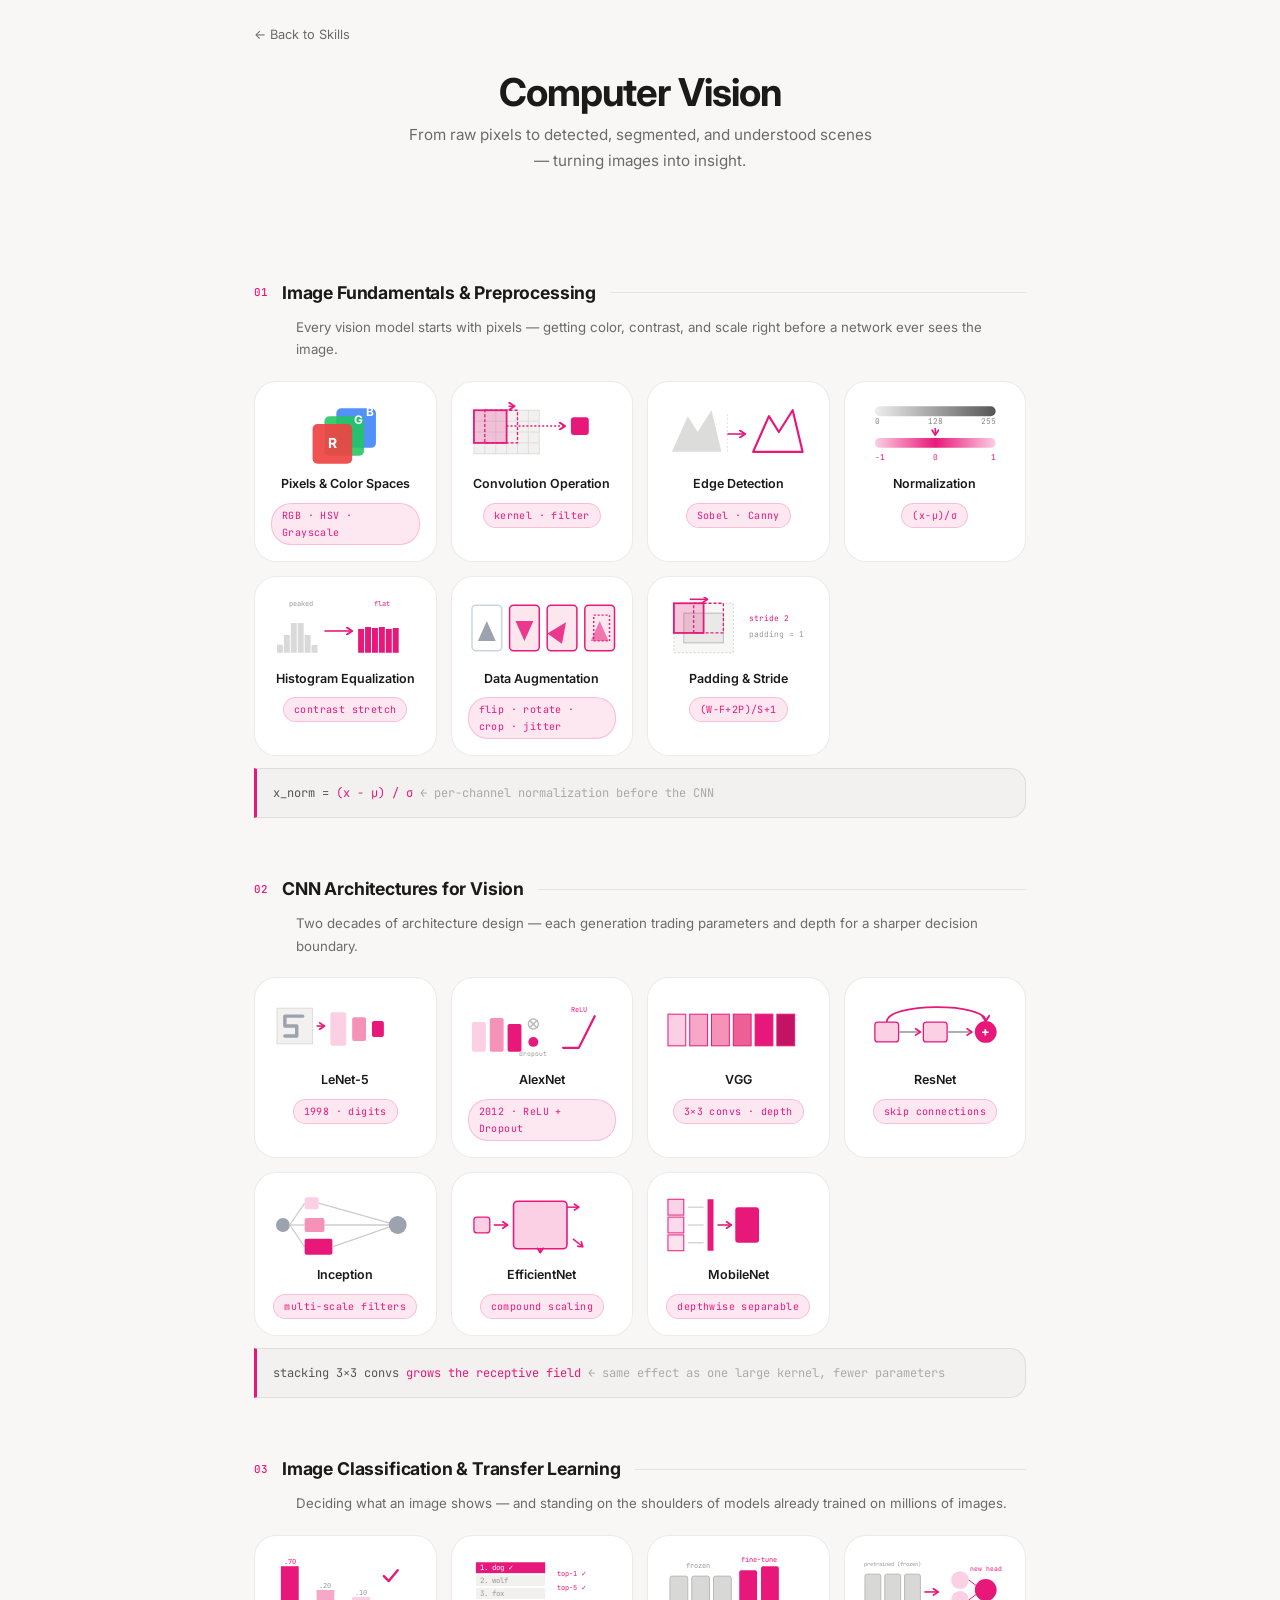
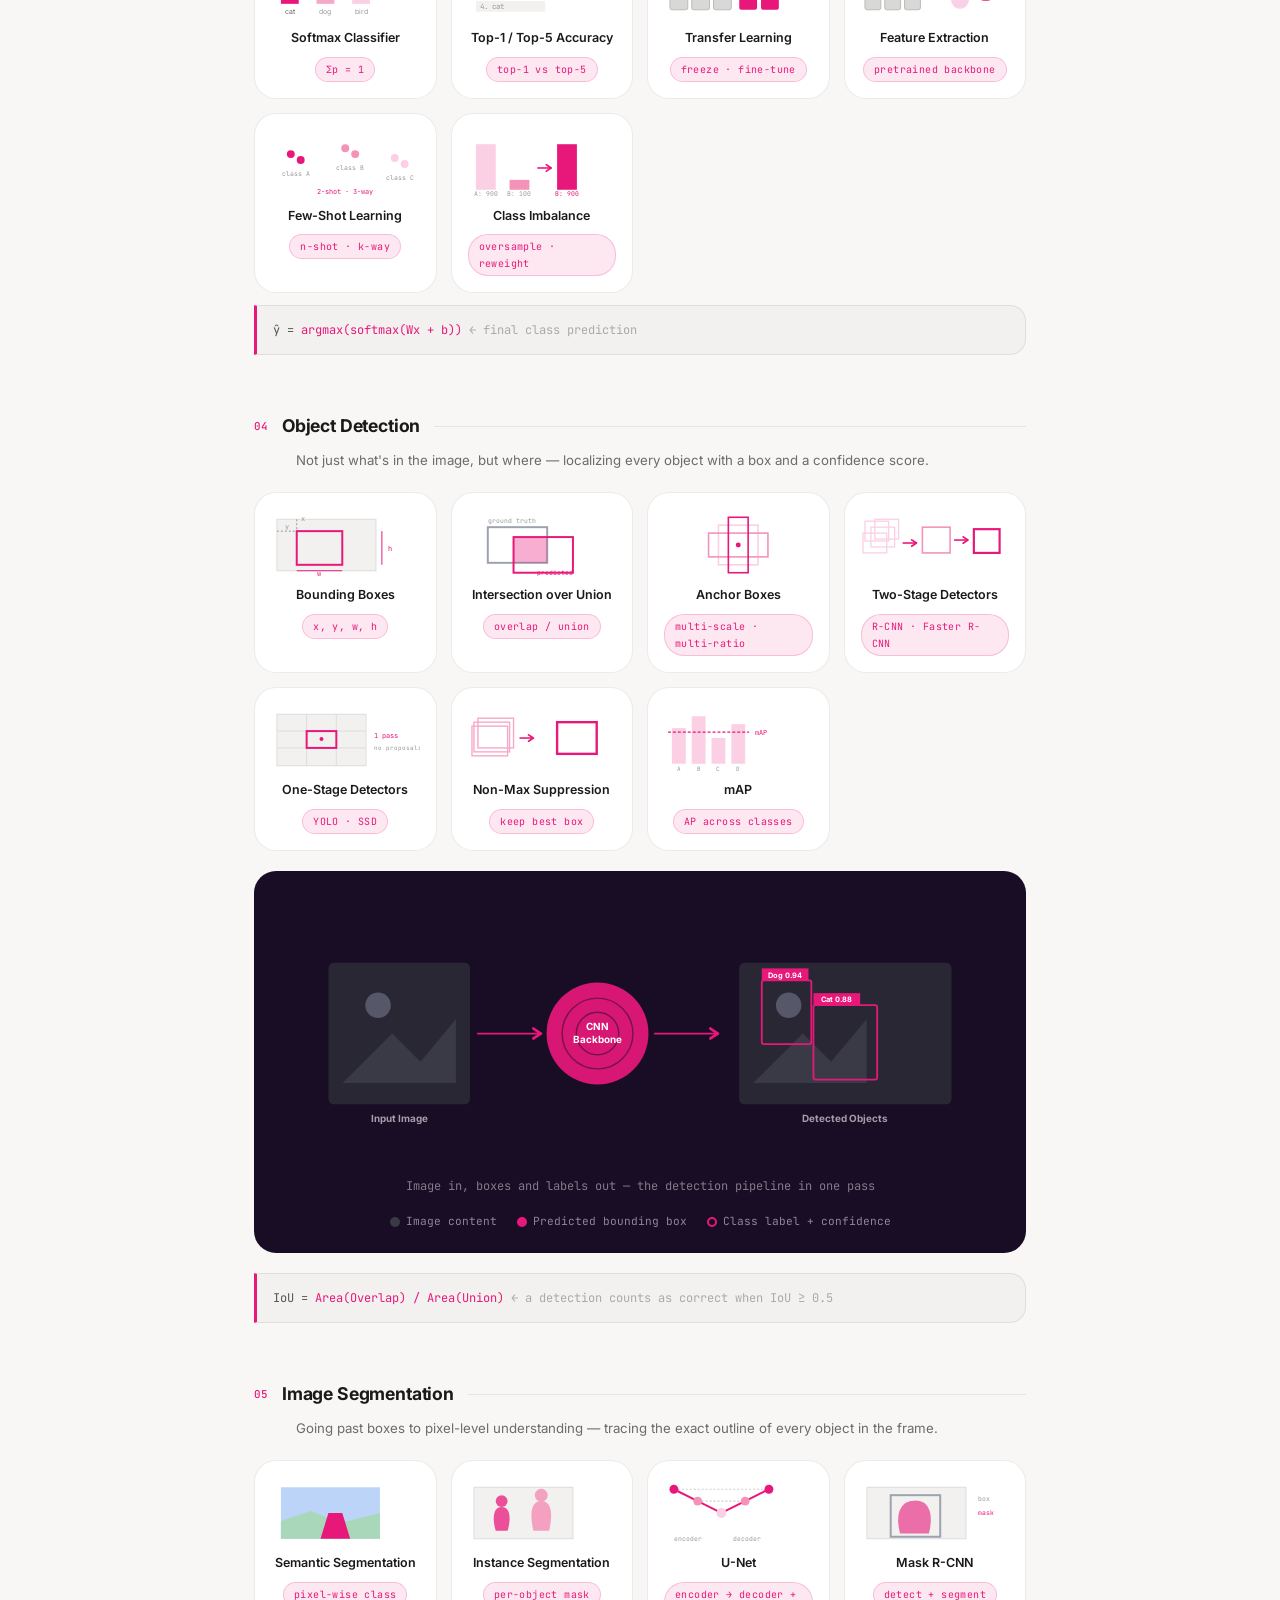
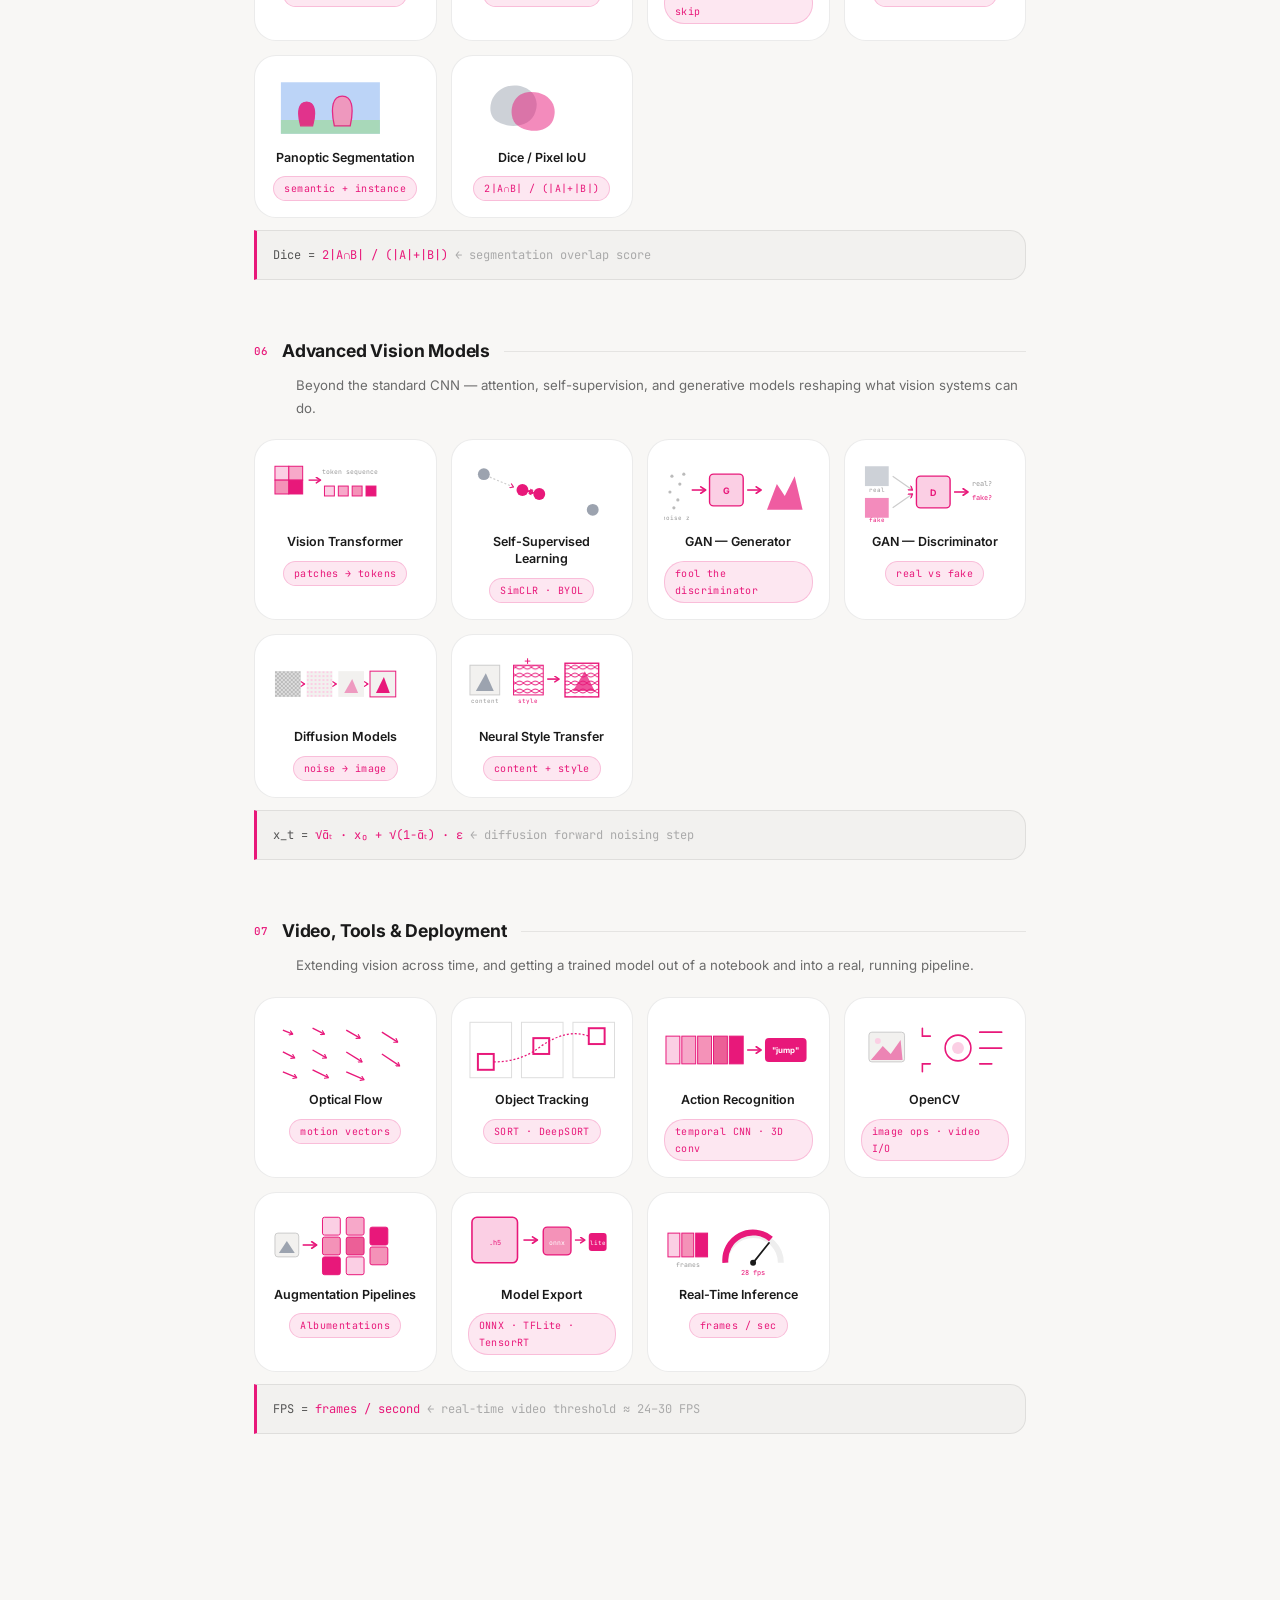
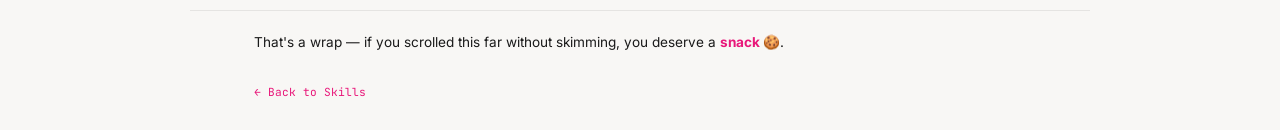
<file: Skills/computer_vision.html>
<!DOCTYPE html>
<html lang="en">
<head>
<meta charset="UTF-8"/>
<meta name="viewport" content="width=device-width, initial-scale=1.0"/>
<title>Computer Vision Skills | Rutuja Patel</title>
<link rel="icon" type="image/svg+xml" href="data:image/svg+xml,%3Csvg xmlns='http://www.w3.org/2000/svg' viewBox='0 0 64 64'%3E%3Cdefs%3E%3ClinearGradient id='g' x1='0%25' y1='0%25' x2='100%25' y2='100%25'%3E%3Cstop offset='0%25' stop-color='%23e8187a'/%3E%3Cstop offset='100%25' stop-color='%23f9004d'/%3E%3C/linearGradient%3E%3C/defs%3E%3Ccircle cx='32' cy='32' r='32' fill='url(%23g)'/%3E%3Ctext x='32' y='42' font-family='Poppins, Arial, sans-serif' font-weight='800' font-size='26' fill='white' text-anchor='middle'%3ERP%3C/text%3E%3C/svg%3E">
<link href="https://fonts.googleapis.com/css2?family=Inter:wght@300;400;500;600;700&family=JetBrains+Mono:wght@400;500&display=swap" rel="stylesheet"/>
<style>
:root{--pk:#e8187a;--pka:rgba(232,24,122,.1);--pkb:rgba(232,24,122,.2);--pkc:rgba(232,24,122,.5);--bg:#f8f7f5;--bg2:#ffffff;--bg3:#f2f1ef;--border:rgba(0,0,0,0.08);--border2:rgba(232,24,122,.25);--text:#1a1a1a;--muted:#6b6b6b;--dim:#aaaaaa;--navy:#190d26;--mono:'JetBrains Mono',monospace;--sans:'Inter',sans-serif;--r:16px;--rl:22px}
*,*::before,*::after{box-sizing:border-box;margin:0;padding:0}
html{scroll-behavior:smooth}
body{background:var(--bg);color:var(--text);font-family:var(--sans);font-size:15px;line-height:1.7}
.backlink{display:block;max-width:900px;margin:0 auto;padding:24px 5% 0;font-family:var(--sans);font-size:.8rem}
.backlink a{color:var(--muted);text-decoration:none}
.backlink a:hover{color:var(--pk)}
.hero{max-width:900px;margin:0 auto;padding:24px 5% 32px;text-align:center}
.eyebrow{font-family:var(--mono);font-size:.68rem;letter-spacing:.14em;text-transform:uppercase;color:var(--pk);margin-bottom:14px;font-weight:500}
.hero h1{font-size:clamp(1.6rem,4vw,2.4rem);font-weight:700;line-height:1.15;letter-spacing:-.025em;color:var(--text);margin-bottom:8px}
.hero-sub{font-size:.95rem;color:var(--muted);max-width:480px;margin:0 auto 40px}
.page{max-width:900px;margin:0 auto;padding:32px 5% 80px}
.sec{margin-bottom:56px}
.sec-head{display:flex;align-items:center;gap:14px;margin-bottom:8px}
.sec-num{font-family:var(--mono);font-size:.68rem;color:var(--pk);font-weight:500}
.sec-title{font-size:1.1rem;font-weight:700;color:var(--text);letter-spacing:-.01em}
.sec-line{flex:1;height:1px;background:var(--border)}
.sec-desc{font-size:.83rem;color:var(--muted);margin-bottom:20px;padding-left:42px}
.grid{display:grid;grid-template-columns:repeat(auto-fill,minmax(160px,1fr));gap:14px}
.card{background:var(--bg2);border:1px solid var(--border);border-radius:var(--rl);padding:20px 16px 16px;display:flex;flex-direction:column;align-items:center;gap:10px;transition:border-color .2s,box-shadow .2s;cursor:default}
.card:hover{border-color:var(--pkb);box-shadow:0 4px 20px rgba(232,24,122,.08)}
.chart-wrap{width:100%;height:64px;position:relative}
.card-label{font-size:12.5px;font-weight:600;color:var(--text);text-align:center;line-height:1.35}
.card-tag{font-size:10px;color:var(--pk);background:var(--pka);border:1px solid var(--pkb);border-radius:20px;padding:3px 10px;font-family:var(--mono);letter-spacing:.04em}
.formula{background:var(--bg3);border:1px solid var(--border);border-left:3px solid var(--pk);border-radius:0 var(--r) var(--r) 0;padding:12px 16px;font-family:var(--mono);font-size:.75rem;color:#555;margin:12px 0;line-height:2}
.formula .c{color:var(--dim)}
.formula .k{color:var(--pk)}
.chart-wrap svg{width:100%;height:100%;display:block}

/* detection pipeline signature panel */
.tree-panel{background:var(--navy);border-radius:var(--rl);padding:28px clamp(8px,3vw,32px) 18px;margin:20px 0}
.tree-panel svg{display:block;width:100%;height:auto}
.tree-caption{text-align:center;font-size:.75rem;color:rgba(255,255,255,.45);font-family:var(--mono);margin-top:8px}
.tree-legend{display:flex;flex-wrap:wrap;justify-content:center;gap:20px;padding:16px 6px 4px;font-size:.7rem;color:rgba(255,255,255,.5);font-family:var(--mono)}
.tree-legend span{display:inline-flex;align-items:center;gap:6px}
.tdot{width:10px;height:10px;border-radius:50%;display:inline-block;flex:none}
.tdot.node{background:#3a3a46}
.tdot.yes{background:var(--pk)}
.tdot.no{background:transparent;border:2px solid var(--pk)}

footer{border-top:1px solid var(--border);padding:28px 5%;display:flex;align-items:center;justify-content:space-between;font-family:var(--mono);font-size:.7rem;color:var(--dim);max-width:900px;margin:0 auto}
footer span{color:var(--pk)}
footer a{color:var(--pk);text-decoration:none}
@media(max-width:600px){.grid{grid-template-columns:repeat(2,1fr)}}
</style>
</head>
<body>

<div class="backlink"><a href="../index.html#features">&larr; Back to Skills</a></div>

<div class="hero">
  <h1>Computer Vision</h1>
  <p class="hero-sub">From raw pixels to detected, segmented, and understood scenes — turning images into insight.</p>
</div>

<div class="page">

<!-- 01 IMAGE FUNDAMENTALS & PREPROCESSING -->
<div class="sec">
  <div class="sec-head"><span class="sec-num">01</span><div class="sec-title">Image Fundamentals &amp; Preprocessing</div><div class="sec-line"></div></div>
  <p class="sec-desc">Every vision model starts with pixels — getting color, contrast, and scale right before a network ever sees the image.</p>
  <div class="grid">
    <div class="card"><div class="chart-wrap">
      <svg viewBox="0 0 150 64" xmlns="http://www.w3.org/2000/svg" role="img" aria-label="An image split into stacked red, green and blue channel tiles">
        <rect x="66" y="6" width="40" height="40" rx="5" fill="#3b82f6" opacity="0.88"/>
        <rect x="54" y="14" width="40" height="40" rx="5" fill="#22c55e" opacity="0.88"/>
        <rect x="42" y="22" width="40" height="40" rx="5" fill="#ef4444" opacity="0.92"/>
        <text x="62" y="46" text-anchor="middle" font-family="Inter, sans-serif" font-weight="700" font-size="14" fill="#fff">R</text>
        <text x="88" y="22" text-anchor="middle" font-family="Inter, sans-serif" font-weight="700" font-size="12" fill="#fff">G</text>
        <text x="100" y="14" text-anchor="middle" font-family="Inter, sans-serif" font-weight="700" font-size="12" fill="#fff">B</text>
      </svg>
    </div><div class="card-label">Pixels &amp; Color Spaces</div><div class="card-tag">RGB · HSV · Grayscale</div></div>

    <div class="card"><div class="chart-wrap">
      <svg viewBox="0 0 150 64" xmlns="http://www.w3.org/2000/svg" role="img" aria-label="A 3 by 3 kernel sliding across a pixel grid and producing one output value">
        <defs><marker id="cvA1" viewBox="0 0 10 10" refX="8" refY="5" markerWidth="5.5" markerHeight="5.5" orient="auto-start-reverse"><path d="M2 1L8 5L2 9" fill="none" stroke="#e8187a" stroke-width="2.2" stroke-linecap="round" stroke-linejoin="round"/></marker></defs>
        <rect x="6" y="8" width="66" height="44" fill="#f2f1ef" stroke="#ddd" stroke-width="1"/>
        <g stroke="#ddd" stroke-width="1">
          <line x1="17" y1="8" x2="17" y2="52"/><line x1="28" y1="8" x2="28" y2="52"/><line x1="39" y1="8" x2="39" y2="52"/><line x1="50" y1="8" x2="50" y2="52"/><line x1="61" y1="8" x2="61" y2="52"/>
          <line x1="6" y1="19" x2="72" y2="19"/><line x1="6" y1="30" x2="72" y2="30"/><line x1="6" y1="41" x2="72" y2="41"/>
        </g>
        <rect x="6" y="8" width="33" height="33" fill="rgba(232,24,122,0.22)" stroke="#e8187a" stroke-width="1.8"/>
        <rect x="17" y="8" width="33" height="33" fill="none" stroke="#e8187a" stroke-width="1.3" stroke-dasharray="3 2"/>
        <line x1="41" y1="4" x2="47" y2="4" stroke="#e8187a" stroke-width="1.6" marker-end="url(#cvA1)"/>
        <line x1="39" y1="24" x2="98" y2="24" stroke="#e8187a" stroke-width="1.6" stroke-dasharray="2 2" marker-end="url(#cvA1)"/>
        <rect x="104" y="15" width="18" height="18" rx="3" fill="#e8187a"/>
      </svg>
    </div><div class="card-label">Convolution Operation</div><div class="card-tag">kernel · filter</div></div>

    <div class="card"><div class="chart-wrap">
      <svg viewBox="0 0 150 64" xmlns="http://www.w3.org/2000/svg" role="img" aria-label="A solid image shape on the left and just its traced outline on the right">
        <defs><marker id="cvA2" viewBox="0 0 10 10" refX="8" refY="5" markerWidth="5.5" markerHeight="5.5" orient="auto-start-reverse"><path d="M2 1L8 5L2 9" fill="none" stroke="#e8187a" stroke-width="2.2" stroke-linecap="round" stroke-linejoin="round"/></marker></defs>
        <path d="M8,50 L24,14 L34,30 L48,8 L58,50 Z" fill="#dcdcda"/>
        <line x1="64" y1="12" x2="64" y2="52" stroke="#e2e2e2" stroke-width="1" stroke-dasharray="2 2"/>
        <line x1="64" y1="32" x2="82" y2="32" stroke="#e8187a" stroke-width="1.6" marker-end="url(#cvA2)"/>
        <path d="M90,50 L106,14 L116,30 L130,8 L140,50 Z" fill="none" stroke="#e8187a" stroke-width="2.2" stroke-linejoin="round"/>
      </svg>
    </div><div class="card-label">Edge Detection</div><div class="card-tag">Sobel · Canny</div></div>

    <div class="card"><div class="chart-wrap">
      <svg viewBox="0 0 150 64" xmlns="http://www.w3.org/2000/svg" role="img" aria-label="A raw 0 to 255 pixel range rescaled to a range centered on zero">
        <defs>
          <marker id="cvA3" viewBox="0 0 10 10" refX="8" refY="5" markerWidth="5" markerHeight="5" orient="auto-start-reverse"><path d="M2 1L8 5L2 9" fill="none" stroke="#e8187a" stroke-width="2.2" stroke-linecap="round" stroke-linejoin="round"/></marker>
          <linearGradient id="cvGray" x1="0" y1="0" x2="1" y2="0"><stop offset="0%" stop-color="#eee"/><stop offset="100%" stop-color="#555"/></linearGradient>
          <linearGradient id="cvPink" x1="0" y1="0" x2="1" y2="0"><stop offset="0%" stop-color="#fbcfe4"/><stop offset="50%" stop-color="#e8187a"/><stop offset="100%" stop-color="#fbcfe4"/></linearGradient>
        </defs>
        <rect x="14" y="4" width="122" height="10" rx="5" fill="url(#cvGray)"/>
        <text x="14" y="22" font-family="JetBrains Mono, monospace" font-size="8" fill="#888">0</text>
        <text x="75" y="22" text-anchor="middle" font-family="JetBrains Mono, monospace" font-size="8" fill="#888">128</text>
        <text x="136" y="22" text-anchor="end" font-family="JetBrains Mono, monospace" font-size="8" fill="#888">255</text>
        <line x1="75" y1="26" x2="75" y2="33" stroke="#e8187a" stroke-width="1.6" marker-end="url(#cvA3)"/>
        <rect x="14" y="36" width="122" height="10" rx="5" fill="url(#cvPink)"/>
        <text x="14" y="58" font-family="JetBrains Mono, monospace" font-size="8" fill="#e8187a">−1</text>
        <text x="75" y="58" text-anchor="middle" font-family="JetBrains Mono, monospace" font-size="8" fill="#e8187a">0</text>
        <text x="136" y="58" text-anchor="end" font-family="JetBrains Mono, monospace" font-size="8" fill="#e8187a">1</text>
      </svg>
    </div><div class="card-label">Normalization</div><div class="card-tag">(x−μ)/σ</div></div>

    <div class="card"><div class="chart-wrap">
      <svg viewBox="0 0 150 64" xmlns="http://www.w3.org/2000/svg" role="img" aria-label="A peaked narrow histogram on the left stretched into a flat wide histogram on the right">
        <defs><marker id="cvA4" viewBox="0 0 10 10" refX="8" refY="5" markerWidth="5.5" markerHeight="5.5" orient="auto-start-reverse"><path d="M2 1L8 5L2 9" fill="none" stroke="#e8187a" stroke-width="2.2" stroke-linecap="round" stroke-linejoin="round"/></marker></defs>
        <text x="30" y="9" text-anchor="middle" font-family="JetBrains Mono, monospace" font-size="7" fill="#999">peaked</text>
        <g fill="#d9d9d9">
          <rect x="6" y="48" width="6" height="8"/><rect x="13" y="38" width="6" height="18"/><rect x="20" y="26" width="6" height="30"/><rect x="27" y="26" width="6" height="30"/><rect x="34" y="38" width="6" height="18"/><rect x="41" y="48" width="6" height="8"/>
        </g>
        <line x1="54" y1="34" x2="82" y2="34" stroke="#e8187a" stroke-width="1.6" marker-end="url(#cvA4)"/>
        <text x="112" y="9" text-anchor="middle" font-family="JetBrains Mono, monospace" font-size="7" fill="#e8187a">flat</text>
        <g fill="#e8187a">
          <rect x="88" y="32" width="6" height="24"/><rect x="95" y="30" width="6" height="26"/><rect x="102" y="31" width="6" height="25"/><rect x="109" y="30" width="6" height="26"/><rect x="116" y="32" width="6" height="24"/><rect x="123" y="31" width="6" height="25"/>
        </g>
      </svg>
    </div><div class="card-label">Histogram Equalization</div><div class="card-tag">contrast stretch</div></div>

    <div class="card"><div class="chart-wrap">
      <svg viewBox="0 0 150 64" xmlns="http://www.w3.org/2000/svg" role="img" aria-label="One original image icon next to flipped, rotated and cropped copies of it">
        <rect x="4" y="8" width="30" height="46" rx="4" fill="#fff" stroke="#cbd5e1" stroke-width="1.5"/>
        <path d="M10,44 L19,24 L28,44 Z" fill="#9ca3af"/>
        <rect x="42" y="8" width="30" height="46" rx="4" fill="#fde7ef" stroke="#e8187a" stroke-width="1.5"/>
        <path d="M48,24 L57,44 L66,24 Z" fill="#e8187a" opacity="0.85"/>
        <rect x="80" y="8" width="30" height="46" rx="4" fill="#fde7ef" stroke="#e8187a" stroke-width="1.5"/>
        <g transform="rotate(35 95 31)"><path d="M86,44 L95,24 L104,44 Z" fill="#e8187a" opacity="0.85"/></g>
        <rect x="118" y="8" width="30" height="46" rx="4" fill="#fde7ef" stroke="#e8187a" stroke-width="1.5"/>
        <path d="M124,44 L133,24 L142,44 Z" fill="#e8187a" opacity="0.55"/>
        <rect x="127" y="18" width="16" height="26" fill="none" stroke="#e8187a" stroke-width="1.4" stroke-dasharray="2 2"/>
      </svg>
    </div><div class="card-label">Data Augmentation</div><div class="card-tag">flip · rotate · crop · jitter</div></div>

    <div class="card"><div class="chart-wrap">
      <svg viewBox="0 0 150 64" xmlns="http://www.w3.org/2000/svg" role="img" aria-label="A padded border added around an image grid, with a kernel jumping two cells at a time across it">
        <defs><marker id="cvA5" viewBox="0 0 10 10" refX="8" refY="5" markerWidth="5" markerHeight="5" orient="auto-start-reverse"><path d="M2 1L8 5L2 9" fill="none" stroke="#e8187a" stroke-width="2" stroke-linecap="round" stroke-linejoin="round"/></marker></defs>
        <rect x="10" y="6" width="60" height="50" fill="#f7f7f6" stroke="#d4d4d4" stroke-width="1" stroke-dasharray="2 2"/>
        <rect x="20" y="16" width="40" height="30" fill="#e9e9e7" stroke="#bbb" stroke-width="1"/>
        <rect x="10" y="6" width="30" height="30" fill="rgba(232,24,122,0.22)" stroke="#e8187a" stroke-width="1.8"/>
        <rect x="30" y="6" width="30" height="30" fill="none" stroke="#e8187a" stroke-width="1.3" stroke-dasharray="3 2"/>
        <line x1="26" y1="2" x2="44" y2="2" stroke="#e8187a" stroke-width="1.6" marker-end="url(#cvA5)"/>
        <text x="86" y="24" font-family="JetBrains Mono, monospace" font-size="8" fill="#e8187a">stride 2</text>
        <text x="86" y="40" font-family="JetBrains Mono, monospace" font-size="8" fill="#999">padding = 1</text>
      </svg>
    </div><div class="card-label">Padding &amp; Stride</div><div class="card-tag">(W−F+2P)/S+1</div></div>
  </div>
  <div class="formula">x_norm = <span class="k">(x − μ) / σ</span> <span class="c">← per-channel normalization before the CNN</span></div>
</div>

<!-- 02 CNN ARCHITECTURES FOR VISION -->
<div class="sec">
  <div class="sec-head"><span class="sec-num">02</span><div class="sec-title">CNN Architectures for Vision</div><div class="sec-line"></div></div>
  <p class="sec-desc">Two decades of architecture design — each generation trading parameters and depth for a sharper decision boundary.</p>
  <div class="grid">
    <div class="card"><div class="chart-wrap">
      <svg viewBox="0 0 150 64" xmlns="http://www.w3.org/2000/svg" role="img" aria-label="A blurry handwritten digit feeding into a shallow three layer network">
        <defs><marker id="cvA6" viewBox="0 0 10 10" refX="8" refY="5" markerWidth="5" markerHeight="5" orient="auto-start-reverse"><path d="M2 1L8 5L2 9" fill="none" stroke="#e8187a" stroke-width="2.2" stroke-linecap="round" stroke-linejoin="round"/></marker></defs>
        <rect x="6" y="10" width="36" height="36" fill="#f2f1ef" stroke="#ddd"/>
        <path d="M14,18 H32 M14,18 V28 H26 V38 H14" fill="none" stroke="#9ca3af" stroke-width="3.5" stroke-linecap="round" stroke-linejoin="round"/>
        <line x1="46" y1="28" x2="54" y2="28" stroke="#e8187a" stroke-width="1.6" marker-end="url(#cvA6)"/>
        <rect x="60" y="14" width="16" height="34" rx="2" fill="#fbcfe4"/>
        <rect x="82" y="19" width="14" height="24" rx="2" fill="#f492b8"/>
        <rect x="102" y="23" width="12" height="16" rx="2" fill="#e8187a"/>
      </svg>
    </div><div class="card-label">LeNet-5</div><div class="card-tag">1998 · digits</div></div>

    <div class="card"><div class="chart-wrap">
      <svg viewBox="0 0 150 64" xmlns="http://www.w3.org/2000/svg" role="img" aria-label="A deep layer stack next to a dropped neuron and a ReLU activation kink">
        <g fill="#fbcfe4">
          <rect x="4" y="24" width="14" height="30" rx="2"/>
          <rect x="22" y="20" width="14" height="34" rx="2" fill="#f492b8"/>
          <rect x="40" y="26" width="14" height="28" rx="2" fill="#e8187a"/>
        </g>
        <circle cx="66" cy="26" r="5" fill="none" stroke="#bbb" stroke-width="1.5"/>
        <line x1="62" y1="22" x2="70" y2="30" stroke="#bbb" stroke-width="1.5"/>
        <line x1="70" y1="22" x2="62" y2="30" stroke="#bbb" stroke-width="1.5"/>
        <circle cx="66" cy="44" r="5" fill="#e8187a"/>
        <text x="66" y="58" text-anchor="middle" font-family="JetBrains Mono, monospace" font-size="6.5" fill="#999">dropout</text>
        <path d="M96,50 L112,50 L128,18" fill="none" stroke="#e8187a" stroke-width="2.2" stroke-linecap="round" stroke-linejoin="round"/>
        <text x="112" y="14" text-anchor="middle" font-family="JetBrains Mono, monospace" font-size="7" fill="#e8187a">ReLU</text>
      </svg>
    </div><div class="card-label">AlexNet</div><div class="card-tag">2012 · ReLU + Dropout</div></div>

    <div class="card"><div class="chart-wrap">
      <svg viewBox="0 0 150 64" xmlns="http://www.w3.org/2000/svg" role="img" aria-label="Six identical small 3 by 3 kernel blocks stacked deep">
        <rect x="4" y="16" width="18" height="32" fill="#fbcfe4" stroke="#e8187a" stroke-width="1"/>
        <rect x="26" y="16" width="18" height="32" fill="#f7a8c9" stroke="#e8187a" stroke-width="1"/>
        <rect x="48" y="16" width="18" height="32" fill="#f492b8" stroke="#e8187a" stroke-width="1"/>
        <rect x="70" y="16" width="18" height="32" fill="#ec5f97" stroke="#e8187a" stroke-width="1"/>
        <rect x="92" y="16" width="18" height="32" fill="#e8187a" stroke="#e8187a" stroke-width="1"/>
        <rect x="114" y="16" width="18" height="32" fill="#c21463" stroke="#e8187a" stroke-width="1"/>
      </svg>
    </div><div class="card-label">VGG</div><div class="card-tag">3×3 convs · depth</div></div>

    <div class="card"><div class="chart-wrap">
      <svg viewBox="0 0 150 64" xmlns="http://www.w3.org/2000/svg" role="img" aria-label="Two convolution blocks in series feeding an addition node, with a curved skip connection bypassing them">
        <defs><marker id="cvA7" viewBox="0 0 10 10" refX="8" refY="5" markerWidth="5" markerHeight="5" orient="auto-start-reverse"><path d="M2 1L8 5L2 9" fill="none" stroke="#e8187a" stroke-width="2.2" stroke-linecap="round" stroke-linejoin="round"/></marker></defs>
        <rect x="14" y="24" width="24" height="20" rx="3" fill="#fbcfe4" stroke="#e8187a" stroke-width="1.3"/>
        <rect x="63" y="24" width="24" height="20" rx="3" fill="#fbcfe4" stroke="#e8187a" stroke-width="1.3"/>
        <circle cx="126" cy="34" r="11" fill="#e8187a"/>
        <text x="126" y="38" text-anchor="middle" font-family="Inter, sans-serif" font-weight="700" font-size="13" fill="#fff">+</text>
        <line x1="38" y1="34" x2="60" y2="34" stroke="#999" stroke-width="1.6" marker-end="url(#cvA7)"/>
        <line x1="87" y1="34" x2="112" y2="34" stroke="#999" stroke-width="1.6" marker-end="url(#cvA7)"/>
        <path d="M26,24 C26,4 126,4 126,23" fill="none" stroke="#e8187a" stroke-width="1.8" marker-end="url(#cvA7)"/>
      </svg>
    </div><div class="card-label">ResNet</div><div class="card-tag">skip connections</div></div>

    <div class="card"><div class="chart-wrap">
      <svg viewBox="0 0 150 64" xmlns="http://www.w3.org/2000/svg" role="img" aria-label="One input splitting into three parallel branches with different sized filters before merging back together">
        <circle cx="12" cy="32" r="7" fill="#9ca3af"/>
        <line x1="19" y1="32" x2="34" y2="10" stroke="#ccc" stroke-width="1.3"/>
        <line x1="19" y1="32" x2="34" y2="32" stroke="#ccc" stroke-width="1.3"/>
        <line x1="19" y1="32" x2="34" y2="54" stroke="#ccc" stroke-width="1.3"/>
        <rect x="34" y="4" width="14" height="12" rx="2" fill="#fbcfe4"/>
        <rect x="34" y="25" width="20" height="14" rx="2" fill="#f492b8"/>
        <rect x="34" y="46" width="28" height="16" rx="2" fill="#e8187a"/>
        <line x1="48" y1="10" x2="120" y2="30" stroke="#ccc" stroke-width="1.3"/>
        <line x1="54" y1="32" x2="120" y2="32" stroke="#ccc" stroke-width="1.3"/>
        <line x1="62" y1="54" x2="120" y2="34" stroke="#ccc" stroke-width="1.3"/>
        <circle cx="128" cy="32" r="9" fill="#9ca3af"/>
      </svg>
    </div><div class="card-label">Inception</div><div class="card-tag">multi-scale filters</div></div>

    <div class="card"><div class="chart-wrap">
      <svg viewBox="0 0 150 64" xmlns="http://www.w3.org/2000/svg" role="img" aria-label="A small baseline block scaled up in width, depth and resolution at the same time">
        <defs><marker id="cvA8" viewBox="0 0 10 10" refX="8" refY="5" markerWidth="5" markerHeight="5" orient="auto-start-reverse"><path d="M2 1L8 5L2 9" fill="none" stroke="#e8187a" stroke-width="2.2" stroke-linecap="round" stroke-linejoin="round"/></marker></defs>
        <rect x="6" y="24" width="16" height="16" rx="3" fill="#fbcfe4" stroke="#e8187a" stroke-width="1.3"/>
        <line x1="26" y1="32" x2="40" y2="32" stroke="#e8187a" stroke-width="1.6" marker-end="url(#cvA8)"/>
        <rect x="46" y="8" width="54" height="48" rx="4" fill="#fbcfe4" stroke="#e8187a" stroke-width="1.6"/>
        <line x1="100" y1="14" x2="112" y2="14" stroke="#e8187a" stroke-width="1.5" marker-end="url(#cvA8)"/>
        <line x1="73" y1="56" x2="73" y2="60" stroke="#e8187a" stroke-width="1.5" marker-end="url(#cvA8)"/>
        <line x1="106" y1="46" x2="116" y2="54" stroke="#e8187a" stroke-width="1.5" marker-end="url(#cvA8)"/>
      </svg>
    </div><div class="card-label">EfficientNet</div><div class="card-tag">compound scaling</div></div>

    <div class="card"><div class="chart-wrap">
      <svg viewBox="0 0 150 64" xmlns="http://www.w3.org/2000/svg" role="img" aria-label="Three channels each convolved separately, then combined by a thin 1 by 1 pointwise convolution">
        <defs><marker id="cvA9" viewBox="0 0 10 10" refX="8" refY="5" markerWidth="5" markerHeight="5" orient="auto-start-reverse"><path d="M2 1L8 5L2 9" fill="none" stroke="#e8187a" stroke-width="2.2" stroke-linecap="round" stroke-linejoin="round"/></marker></defs>
        <g fill="#fbcfe4" opacity="0.9"><rect x="4" y="6" width="16" height="16"/><rect x="4" y="24" width="16" height="16" opacity=".8"/><rect x="4" y="42" width="16" height="16" opacity=".65"/></g>
        <g fill="none" stroke="#e8187a" stroke-width="1"><rect x="4" y="6" width="16" height="16"/><rect x="4" y="24" width="16" height="16"/><rect x="4" y="42" width="16" height="16"/></g>
        <line x1="24" y1="14" x2="40" y2="14" stroke="#ccc" stroke-width="1.2"/>
        <line x1="24" y1="32" x2="40" y2="32" stroke="#ccc" stroke-width="1.2"/>
        <line x1="24" y1="50" x2="40" y2="50" stroke="#ccc" stroke-width="1.2"/>
        <rect x="44" y="6" width="6" height="52" fill="#e8187a"/>
        <line x1="54" y1="32" x2="68" y2="32" stroke="#e8187a" stroke-width="1.6" marker-end="url(#cvA9)"/>
        <rect x="72" y="14" width="24" height="36" rx="3" fill="#e8187a"/>
      </svg>
    </div><div class="card-label">MobileNet</div><div class="card-tag">depthwise separable</div></div>
  </div>
  <div class="formula">stacking 3×3 convs <span class="k">grows the receptive field</span> <span class="c">← same effect as one large kernel, fewer parameters</span></div>
</div>

<!-- 03 IMAGE CLASSIFICATION & TRANSFER LEARNING -->
<div class="sec">
  <div class="sec-head"><span class="sec-num">03</span><div class="sec-title">Image Classification &amp; Transfer Learning</div><div class="sec-line"></div></div>
  <p class="sec-desc">Deciding what an image shows — and standing on the shoulders of models already trained on millions of images.</p>
  <div class="grid">
    <div class="card"><div class="chart-wrap">
      <svg viewBox="0 0 150 64" xmlns="http://www.w3.org/2000/svg" role="img" aria-label="Three class probabilities, cat highlighted as the highest scoring prediction with a checkmark">
        <rect x="10" y="10" width="18" height="38" fill="#e8187a"/>
        <text x="19" y="8" text-anchor="middle" font-family="JetBrains Mono, monospace" font-size="7" fill="#e8187a">.70</text>
        <rect x="46" y="34" width="18" height="14" fill="#f7a8c9"/>
        <text x="55" y="32" text-anchor="middle" font-family="JetBrains Mono, monospace" font-size="7" fill="#999">.20</text>
        <rect x="82" y="41" width="18" height="7" fill="#fbcfe4"/>
        <text x="91" y="39" text-anchor="middle" font-family="JetBrains Mono, monospace" font-size="7" fill="#999">.10</text>
        <text x="19" y="58" text-anchor="middle" font-family="Inter, sans-serif" font-size="7" fill="#666">cat</text>
        <text x="55" y="58" text-anchor="middle" font-family="Inter, sans-serif" font-size="7" fill="#999">dog</text>
        <text x="91" y="58" text-anchor="middle" font-family="Inter, sans-serif" font-size="7" fill="#999">bird</text>
        <path d="M114,20 l5,5 l9,-11" fill="none" stroke="#e8187a" stroke-width="2.4" stroke-linecap="round" stroke-linejoin="round"/>
      </svg>
    </div><div class="card-label">Softmax Classifier</div><div class="card-tag">Σp = 1</div></div>

    <div class="card"><div class="chart-wrap">
      <svg viewBox="0 0 150 64" xmlns="http://www.w3.org/2000/svg" role="img" aria-label="A ranked list of five predictions with the correct label at rank one, counting for both top-1 and top-5">
        <rect x="8" y="6" width="70" height="11" fill="#e8187a"/><text x="12" y="14" font-family="JetBrains Mono, monospace" font-size="7.5" fill="#fff">1. dog ✓</text>
        <rect x="8" y="19" width="70" height="11" fill="#f2f1ef"/><text x="12" y="27" font-family="JetBrains Mono, monospace" font-size="7.5" fill="#999">2. wolf</text>
        <rect x="8" y="32" width="70" height="11" fill="#f2f1ef"/><text x="12" y="40" font-family="JetBrains Mono, monospace" font-size="7.5" fill="#999">3. fox</text>
        <rect x="8" y="45" width="70" height="11" fill="#f2f1ef"/><text x="12" y="53" font-family="JetBrains Mono, monospace" font-size="7.5" fill="#999">4. cat</text>
        <text x="90" y="20" font-family="JetBrains Mono, monospace" font-size="7" fill="#e8187a">top-1 ✓</text>
        <text x="90" y="34" font-family="JetBrains Mono, monospace" font-size="7" fill="#e8187a">top-5 ✓</text>
      </svg>
    </div><div class="card-label">Top-1 / Top-5 Accuracy</div><div class="card-tag">top-1 vs top-5</div></div>

    <div class="card"><div class="chart-wrap">
      <svg viewBox="0 0 150 64" xmlns="http://www.w3.org/2000/svg" role="img" aria-label="Early backbone layers frozen and gray, later layers fine-tuned and colored pink">
        <g fill="#d8d8d6" stroke="#bbb" stroke-width="1">
          <rect x="6" y="20" width="18" height="34" rx="2"/><rect x="28" y="20" width="18" height="34" rx="2"/><rect x="50" y="20" width="18" height="34" rx="2"/>
        </g>
        <g fill="#e8187a">
          <rect x="76" y="14" width="18" height="40" rx="2"/><rect x="98" y="10" width="18" height="44" rx="2"/>
        </g>
        <text x="34" y="12" text-anchor="middle" font-family="JetBrains Mono, monospace" font-size="7" fill="#999">frozen</text>
        <text x="96" y="6" text-anchor="middle" font-family="JetBrains Mono, monospace" font-size="7" fill="#e8187a">fine-tune</text>
      </svg>
    </div><div class="card-label">Transfer Learning</div><div class="card-tag">freeze · fine-tune</div></div>

    <div class="card"><div class="chart-wrap">
      <svg viewBox="0 0 150 64" xmlns="http://www.w3.org/2000/svg" role="img" aria-label="A frozen pretrained backbone feeding into a small new classifier head">
        <defs><marker id="cvA10" viewBox="0 0 10 10" refX="8" refY="5" markerWidth="5" markerHeight="5" orient="auto-start-reverse"><path d="M2 1L8 5L2 9" fill="none" stroke="#e8187a" stroke-width="2.2" stroke-linecap="round" stroke-linejoin="round"/></marker></defs>
        <g fill="#d8d8d6" stroke="#bbb" stroke-width="1">
          <rect x="4" y="18" width="16" height="36" rx="2"/><rect x="24" y="18" width="16" height="36" rx="2"/><rect x="44" y="18" width="16" height="36" rx="2"/>
        </g>
        <text x="32" y="10" text-anchor="middle" font-family="JetBrains Mono, monospace" font-size="5.5" fill="#999">pretrained (frozen)</text>
        <line x1="64" y1="36" x2="78" y2="36" stroke="#e8187a" stroke-width="1.6" marker-end="url(#cvA10)"/>
        <circle cx="100" cy="24" r="9" fill="#fbcfe4"/><circle cx="100" cy="44" r="9" fill="#fbcfe4"/>
        <circle cx="126" cy="34" r="11" fill="#e8187a"/>
        <line x1="109" y1="24" x2="117" y2="30" stroke="#e8187a" stroke-width="1"/>
        <line x1="109" y1="44" x2="117" y2="38" stroke="#e8187a" stroke-width="1"/>
        <text x="126" y="15" text-anchor="middle" font-family="JetBrains Mono, monospace" font-size="6.5" fill="#e8187a">new head</text>
      </svg>
    </div><div class="card-label">Feature Extraction</div><div class="card-tag">pretrained backbone</div></div>

    <div class="card"><div class="chart-wrap">
      <svg viewBox="0 0 150 64" xmlns="http://www.w3.org/2000/svg" role="img" aria-label="Three classes, each represented by only two labeled example points">
        <g fill="#e8187a"><circle cx="20" cy="20" r="4"/><circle cx="30" cy="26" r="4"/></g>
        <text x="25" y="42" text-anchor="middle" font-family="JetBrains Mono, monospace" font-size="6.5" fill="#999">class A</text>
        <g fill="#f492b8"><circle cx="75" cy="14" r="4"/><circle cx="85" cy="20" r="4"/></g>
        <text x="80" y="36" text-anchor="middle" font-family="JetBrains Mono, monospace" font-size="6.5" fill="#999">class B</text>
        <g fill="#fbcfe4"><circle cx="125" cy="24" r="4"/><circle cx="135" cy="30" r="4"/></g>
        <text x="130" y="46" text-anchor="middle" font-family="JetBrains Mono, monospace" font-size="6.5" fill="#999">class C</text>
        <text x="75" y="60" text-anchor="middle" font-family="JetBrains Mono, monospace" font-size="7" fill="#e8187a">2-shot · 3-way</text>
      </svg>
    </div><div class="card-label">Few-Shot Learning</div><div class="card-tag">n-shot · k-way</div></div>

    <div class="card"><div class="chart-wrap">
      <svg viewBox="0 0 150 64" xmlns="http://www.w3.org/2000/svg" role="img" aria-label="A tall majority class bar next to a short minority class bar, then the minority duplicated up to match">
        <defs><marker id="cvA11" viewBox="0 0 10 10" refX="8" refY="5" markerWidth="5" markerHeight="5" orient="auto-start-reverse"><path d="M2 1L8 5L2 9" fill="none" stroke="#e8187a" stroke-width="2.2" stroke-linecap="round" stroke-linejoin="round"/></marker></defs>
        <rect x="8" y="10" width="20" height="46" fill="#fbcfe4"/>
        <text x="18" y="62" text-anchor="middle" font-family="JetBrains Mono, monospace" font-size="6.5" fill="#999">A: 900</text>
        <rect x="42" y="46" width="20" height="10" fill="#f492b8"/>
        <text x="52" y="62" text-anchor="middle" font-family="JetBrains Mono, monospace" font-size="6.5" fill="#999">B: 100</text>
        <line x1="70" y1="34" x2="84" y2="34" stroke="#e8187a" stroke-width="1.6" marker-end="url(#cvA11)"/>
        <rect x="90" y="10" width="20" height="46" fill="#e8187a"/>
        <text x="100" y="62" text-anchor="middle" font-family="JetBrains Mono, monospace" font-size="6.5" fill="#e8187a">B: 900</text>
      </svg>
    </div><div class="card-label">Class Imbalance</div><div class="card-tag">oversample · reweight</div></div>
  </div>
  <div class="formula">ŷ = <span class="k">argmax(softmax(Wx + b))</span> <span class="c">← final class prediction</span></div>
</div>

<!-- 04 OBJECT DETECTION -->
<div class="sec">
  <div class="sec-head"><span class="sec-num">04</span><div class="sec-title">Object Detection</div><div class="sec-line"></div></div>
  <p class="sec-desc">Not just what's in the image, but where — localizing every object with a box and a confidence score.</p>
  <div class="grid">
    <div class="card"><div class="chart-wrap">
      <svg viewBox="0 0 150 64" xmlns="http://www.w3.org/2000/svg" role="img" aria-label="An image with a bounding box drawn around an object, annotated with x, y, width and height">
        <rect x="6" y="6" width="100" height="52" fill="#f2f1ef" stroke="#ddd"/>
        <rect x="26" y="18" width="46" height="34" fill="none" stroke="#e8187a" stroke-width="2"/>
        <line x1="6" y1="18" x2="26" y2="18" stroke="#999" stroke-width="1" stroke-dasharray="2 2"/>
        <line x1="26" y1="6" x2="26" y2="18" stroke="#999" stroke-width="1" stroke-dasharray="2 2"/>
        <text x="14" y="16" font-family="JetBrains Mono, monospace" font-size="7" fill="#999">y</text>
        <text x="30" y="8" font-family="JetBrains Mono, monospace" font-size="7" fill="#999">x</text>
        <line x1="26" y1="58" x2="72" y2="58" stroke="#e8187a" stroke-width="1"/>
        <text x="49" y="63" text-anchor="middle" font-family="JetBrains Mono, monospace" font-size="7" fill="#e8187a">w</text>
        <line x1="112" y1="18" x2="112" y2="52" stroke="#e8187a" stroke-width="1"/>
        <text x="118" y="38" font-family="JetBrains Mono, monospace" font-size="7" fill="#e8187a">h</text>
      </svg>
    </div><div class="card-label">Bounding Boxes</div><div class="card-tag">x, y, w, h</div></div>

    <div class="card"><div class="chart-wrap">
      <svg viewBox="0 0 150 64" xmlns="http://www.w3.org/2000/svg" role="img" aria-label="A predicted box and a ground truth box overlapping, with the overlap region shaded">
        <rect x="20" y="14" width="60" height="36" fill="none" stroke="#9ca3af" stroke-width="2"/>
        <rect x="46" y="24" width="60" height="36" fill="none" stroke="#e8187a" stroke-width="2"/>
        <rect x="46" y="24" width="34" height="26" fill="#e8187a" opacity="0.35"/>
        <text x="20" y="10" font-family="JetBrains Mono, monospace" font-size="6.5" fill="#999">ground truth</text>
        <text x="106" y="62" text-anchor="end" font-family="JetBrains Mono, monospace" font-size="6.5" fill="#e8187a">predicted</text>
      </svg>
    </div><div class="card-label">Intersection over Union</div><div class="card-tag">overlap / union</div></div>

    <div class="card"><div class="chart-wrap">
      <svg viewBox="0 0 150 64" xmlns="http://www.w3.org/2000/svg" role="img" aria-label="Three anchor boxes of different sizes and aspect ratios centered on the same point">
        <rect x="55" y="12" width="40" height="40" fill="none" stroke="#fbcfe4" stroke-width="1.6"/>
        <rect x="45" y="20" width="60" height="24" fill="none" stroke="#f492b8" stroke-width="1.6"/>
        <rect x="65" y="4" width="20" height="56" fill="none" stroke="#e8187a" stroke-width="1.6"/>
        <circle cx="75" cy="32" r="2.5" fill="#e8187a"/>
      </svg>
    </div><div class="card-label">Anchor Boxes</div><div class="card-tag">multi-scale · multi-ratio</div></div>

    <div class="card"><div class="chart-wrap">
      <svg viewBox="0 0 150 64" xmlns="http://www.w3.org/2000/svg" role="img" aria-label="Many overlapping region proposal boxes narrowing down to one final detection">
        <defs><marker id="cvA12" viewBox="0 0 10 10" refX="8" refY="5" markerWidth="5" markerHeight="5" orient="auto-start-reverse"><path d="M2 1L8 5L2 9" fill="none" stroke="#e8187a" stroke-width="2.2" stroke-linecap="round" stroke-linejoin="round"/></marker></defs>
        <g fill="none" stroke="#fbcfe4" stroke-width="1.3">
          <rect x="4" y="8" width="24" height="20"/><rect x="10" y="14" width="24" height="20"/><rect x="2" y="20" width="24" height="20"/><rect x="14" y="6" width="24" height="20"/>
        </g>
        <line x1="42" y1="30" x2="56" y2="30" stroke="#e8187a" stroke-width="1.6" marker-end="url(#cvA12)"/>
        <rect x="62" y="14" width="28" height="26" fill="none" stroke="#f492b8" stroke-width="1.6"/>
        <line x1="94" y1="27" x2="108" y2="27" stroke="#e8187a" stroke-width="1.6" marker-end="url(#cvA12)"/>
        <rect x="114" y="16" width="26" height="24" fill="none" stroke="#e8187a" stroke-width="2.2"/>
      </svg>
    </div><div class="card-label">Two-Stage Detectors</div><div class="card-tag">R-CNN · Faster R-CNN</div></div>

    <div class="card"><div class="chart-wrap">
      <svg viewBox="0 0 150 64" xmlns="http://www.w3.org/2000/svg" role="img" aria-label="A grid overlaid on an image, with one cell predicting a box in a single pass">
        <rect x="6" y="6" width="90" height="52" fill="#f2f1ef" stroke="#ddd"/>
        <g stroke="#ddd" stroke-width="1">
          <line x1="36" y1="6" x2="36" y2="58"/><line x1="66" y1="6" x2="66" y2="58"/>
          <line x1="6" y1="23" x2="96" y2="23"/><line x1="6" y1="40" x2="96" y2="40"/>
        </g>
        <rect x="36" y="23" width="30" height="17" fill="none" stroke="#e8187a" stroke-width="2"/>
        <circle cx="51" cy="31" r="2" fill="#e8187a"/>
        <text x="104" y="30" font-family="JetBrains Mono, monospace" font-size="7" fill="#e8187a">1 pass</text>
        <text x="104" y="42" font-family="JetBrains Mono, monospace" font-size="6" fill="#999">no proposals</text>
      </svg>
    </div><div class="card-label">One-Stage Detectors</div><div class="card-tag">YOLO · SSD</div></div>

    <div class="card"><div class="chart-wrap">
      <svg viewBox="0 0 150 64" xmlns="http://www.w3.org/2000/svg" role="img" aria-label="Several overlapping duplicate boxes around one object reduced to a single surviving box">
        <defs><marker id="cvA13" viewBox="0 0 10 10" refX="8" refY="5" markerWidth="5" markerHeight="5" orient="auto-start-reverse"><path d="M2 1L8 5L2 9" fill="none" stroke="#e8187a" stroke-width="2.2" stroke-linecap="round" stroke-linejoin="round"/></marker></defs>
        <g fill="none" stroke="#f7a8c9" stroke-width="1.4">
          <rect x="6" y="14" width="36" height="30"/><rect x="10" y="10" width="36" height="30"/><rect x="4" y="18" width="36" height="30"/>
        </g>
        <line x1="52" y1="30" x2="66" y2="30" stroke="#e8187a" stroke-width="1.6" marker-end="url(#cvA13)"/>
        <rect x="90" y="14" width="40" height="32" fill="none" stroke="#e8187a" stroke-width="2.4"/>
      </svg>
    </div><div class="card-label">Non-Max Suppression</div><div class="card-tag">keep best box</div></div>

    <div class="card"><div class="chart-wrap">
      <svg viewBox="0 0 150 64" xmlns="http://www.w3.org/2000/svg" role="img" aria-label="Average precision per class with a dashed line marking the mean across all classes">
        <g fill="#fbcfe4">
          <rect x="8" y="20" width="14" height="36"/><rect x="28" y="8" width="14" height="48"/><rect x="48" y="30" width="14" height="26"/><rect x="68" y="16" width="14" height="40"/>
        </g>
        <line x1="4" y1="24" x2="86" y2="24" stroke="#e8187a" stroke-width="1.4" stroke-dasharray="3 2"/>
        <text x="92" y="27" font-family="JetBrains Mono, monospace" font-size="7" fill="#e8187a">mAP</text>
        <text x="15" y="63" text-anchor="middle" font-family="JetBrains Mono, monospace" font-size="6" fill="#999">A</text>
        <text x="35" y="63" text-anchor="middle" font-family="JetBrains Mono, monospace" font-size="6" fill="#999">B</text>
        <text x="55" y="63" text-anchor="middle" font-family="JetBrains Mono, monospace" font-size="6" fill="#999">C</text>
        <text x="75" y="63" text-anchor="middle" font-family="JetBrains Mono, monospace" font-size="6" fill="#999">D</text>
      </svg>
    </div><div class="card-label">mAP</div><div class="card-tag">AP across classes</div></div>
  </div>

  <div class="tree-panel">
    <svg viewBox="0 0 1000 380" xmlns="http://www.w3.org/2000/svg" role="img" aria-label="Object detection pipeline: an input image passes through a CNN backbone and comes out the other side with bounding boxes and class labels drawn on it">
      <defs>
        <marker id="od-arrow" viewBox="0 0 10 10" refX="8" refY="5" markerWidth="7" markerHeight="7" orient="auto-start-reverse">
          <path d="M2 1L8 5L2 9" fill="none" stroke="#e8187a" stroke-width="2.2" stroke-linecap="round" stroke-linejoin="round"/>
        </marker>
      </defs>

      <rect x="60" y="90" width="200" height="200" rx="8" fill="#2a2735"></rect>
      <circle cx="130" cy="150" r="18" fill="#57576a"></circle>
      <path d="M80 260 L150 190 L190 230 L240 170 L240 260 Z" fill="#3a3a46"></path>
      <text x="160" y="315" text-anchor="middle" font-family="Inter, sans-serif" font-weight="700" font-size="14" fill="rgba(255,255,255,.6)">Input Image</text>

      <line x1="270" y1="190" x2="360" y2="190" stroke="#e8187a" stroke-width="2.5" marker-end="url(#od-arrow)"></line>

      <circle cx="440" cy="190" r="72" fill="#e8187a" opacity="0.92"></circle>
      <circle cx="440" cy="190" r="50" fill="none" stroke="#190d26" stroke-width="2" opacity="0.5"></circle>
      <circle cx="440" cy="190" r="30" fill="none" stroke="#190d26" stroke-width="2" opacity="0.5"></circle>
      <text x="440" y="185" text-anchor="middle" font-family="Inter, sans-serif" font-weight="700" font-size="14" fill="#fff">CNN</text>
      <text x="440" y="203" text-anchor="middle" font-family="Inter, sans-serif" font-weight="700" font-size="14" fill="#fff">Backbone</text>

      <line x1="520" y1="190" x2="610" y2="190" stroke="#e8187a" stroke-width="2.5" marker-end="url(#od-arrow)"></line>

      <rect x="640" y="90" width="300" height="200" rx="8" fill="#2a2735"></rect>
      <circle cx="710" cy="150" r="18" fill="#57576a"></circle>
      <path d="M660 260 L730 190 L770 230 L820 170 L820 260 Z" fill="#3a3a46"></path>

      <rect x="672" y="115" width="70" height="90" fill="none" stroke="#e8187a" stroke-width="2.5" rx="3"></rect>
      <rect x="672" y="98" width="66" height="17" fill="#e8187a"></rect>
      <text x="705" y="111" text-anchor="middle" font-family="Inter, sans-serif" font-weight="700" font-size="10.5" fill="#fff">Dog 0.94</text>

      <rect x="745" y="150" width="90" height="105" fill="none" stroke="#e8187a" stroke-width="2.5" rx="3"></rect>
      <rect x="745" y="133" width="66" height="17" fill="#e8187a"></rect>
      <text x="778" y="146" text-anchor="middle" font-family="Inter, sans-serif" font-weight="700" font-size="10.5" fill="#fff">Cat 0.88</text>

      <text x="790" y="315" text-anchor="middle" font-family="Inter, sans-serif" font-weight="700" font-size="14" fill="rgba(255,255,255,.6)">Detected Objects</text>
    </svg>
    <div class="tree-caption">Image in, boxes and labels out — the detection pipeline in one pass</div>
    <div class="tree-legend">
      <span><i class="tdot node"></i>Image content</span>
      <span><i class="tdot yes"></i>Predicted bounding box</span>
      <span><i class="tdot no"></i>Class label + confidence</span>
    </div>
  </div>

  <div class="formula">IoU = <span class="k">Area(Overlap) / Area(Union)</span> <span class="c">← a detection counts as correct when IoU ≥ 0.5</span></div>
</div>

<!-- 05 IMAGE SEGMENTATION -->
<div class="sec">
  <div class="sec-head"><span class="sec-num">05</span><div class="sec-title">Image Segmentation</div><div class="sec-line"></div></div>
  <p class="sec-desc">Going past boxes to pixel-level understanding — tracing the exact outline of every object in the frame.</p>
  <div class="grid">
    <div class="card"><div class="chart-wrap">
      <svg viewBox="0 0 150 64" xmlns="http://www.w3.org/2000/svg" role="img" aria-label="An image with every pixel colored according to its predicted class region: sky, ground and object">
        <rect x="10" y="6" width="100" height="52" fill="#bcd4f7"/>
        <path d="M10,58 L10,40 L40,30 L70,42 L110,32 L110,58 Z" fill="#a8d8b9"/>
        <path d="M50,58 L58,32 L72,32 L80,58 Z" fill="#e8187a"/>
      </svg>
    </div><div class="card-label">Semantic Segmentation</div><div class="card-tag">pixel-wise class</div></div>

    <div class="card"><div class="chart-wrap">
      <svg viewBox="0 0 150 64" xmlns="http://www.w3.org/2000/svg" role="img" aria-label="Two people of the same class, each outlined with a separate individual mask color">
        <rect x="6" y="6" width="100" height="52" fill="#f2f1ef" stroke="#ddd"/>
        <path d="M28,50 C24,36 26,26 34,26 C42,26 44,36 40,50 Z" fill="#e8187a" opacity="0.75"/>
        <circle cx="34" cy="20" r="6" fill="#e8187a" opacity="0.75"/>
        <path d="M66,50 C62,32 64,20 74,20 C84,20 86,32 82,50 Z" fill="#f492b8" opacity="0.85"/>
        <circle cx="74" cy="14" r="6.5" fill="#f492b8" opacity="0.85"/>
      </svg>
    </div><div class="card-label">Instance Segmentation</div><div class="card-tag">per-object mask</div></div>

    <div class="card"><div class="chart-wrap">
      <svg viewBox="0 0 150 64" xmlns="http://www.w3.org/2000/svg" role="img" aria-label="A U shaped network: resolution shrinks down to a bottleneck then expands back up, with skip connections linking matching levels">
        <g stroke="#ccc" stroke-width="1.2" stroke-dasharray="2 2">
          <line x1="10" y1="8" x2="106" y2="8"/>
          <line x1="34" y1="20" x2="82" y2="20"/>
        </g>
        <path d="M10,8 L34,20 L58,32 L82,20 L106,8" fill="none" stroke="#e8187a" stroke-width="2"/>
        <circle cx="10" cy="8" r="4.5" fill="#e8187a"/><circle cx="34" cy="20" r="4.5" fill="#f492b8"/><circle cx="58" cy="32" r="5" fill="#fbcfe4"/>
        <circle cx="82" cy="20" r="4.5" fill="#f492b8"/><circle cx="106" cy="8" r="4.5" fill="#e8187a"/>
        <text x="10" y="60" font-family="JetBrains Mono, monospace" font-size="6.5" fill="#999">encoder</text>
        <text x="98" y="60" text-anchor="end" font-family="JetBrains Mono, monospace" font-size="6.5" fill="#999">decoder</text>
      </svg>
    </div><div class="card-label">U-Net</div><div class="card-tag">encoder → decoder + skip</div></div>

    <div class="card"><div class="chart-wrap">
      <svg viewBox="0 0 150 64" xmlns="http://www.w3.org/2000/svg" role="img" aria-label="A bounding box around an object with a pixel mask outline drawn inside it">
        <rect x="6" y="6" width="100" height="52" fill="#f2f1ef" stroke="#ddd"/>
        <rect x="30" y="14" width="50" height="42" fill="none" stroke="#9ca3af" stroke-width="2"/>
        <path d="M40,52 C36,36 38,20 55,20 C70,20 72,36 68,52 Z" fill="#e8187a" opacity="0.6" stroke="#e8187a" stroke-width="1.5"/>
        <text x="118" y="20" font-family="JetBrains Mono, monospace" font-size="6.5" fill="#999">box</text>
        <text x="118" y="34" font-family="JetBrains Mono, monospace" font-size="6.5" fill="#e8187a">mask</text>
      </svg>
    </div><div class="card-label">Mask R-CNN</div><div class="card-tag">detect + segment</div></div>

    <div class="card"><div class="chart-wrap">
      <svg viewBox="0 0 150 64" xmlns="http://www.w3.org/2000/svg" role="img" aria-label="Background regions colored by class, combined with individually outlined object instances">
        <rect x="10" y="6" width="100" height="52" fill="#bcd4f7"/>
        <path d="M10,58 L10,44 L110,44 L110,58 Z" fill="#a8d8b9"/>
        <path d="M30,50 C26,36 28,26 36,26 C44,26 46,36 42,50 Z" fill="#e8187a" opacity="0.85" stroke="#e8187a" stroke-width="1.3"/>
        <path d="M64,50 C60,32 62,20 72,20 C82,20 84,32 80,50 Z" fill="#f492b8" opacity="0.9" stroke="#e8187a" stroke-width="1.3"/>
      </svg>
    </div><div class="card-label">Panoptic Segmentation</div><div class="card-tag">semantic + instance</div></div>

    <div class="card"><div class="chart-wrap">
      <svg viewBox="0 0 150 64" xmlns="http://www.w3.org/2000/svg" role="img" aria-label="A predicted mask and a ground truth mask overlapping as organic blob shapes, with the overlap region shaded darker">
        <path d="M40,10 C60,6 74,20 68,36 C64,50 44,54 30,46 C18,40 20,16 40,10 Z" fill="#9ca3af" opacity="0.5"/>
        <path d="M60,16 C80,14 92,28 86,44 C80,58 58,58 48,48 C40,38 44,18 60,16 Z" fill="#e8187a" opacity="0.5"/>
      </svg>
    </div><div class="card-label">Dice / Pixel IoU</div><div class="card-tag">2|A∩B| / (|A|+|B|)</div></div>
  </div>
  <div class="formula">Dice = <span class="k">2|A∩B| / (|A|+|B|)</span> <span class="c">← segmentation overlap score</span></div>
</div>

<!-- 06 ADVANCED VISION MODELS -->
<div class="sec">
  <div class="sec-head"><span class="sec-num">06</span><div class="sec-title">Advanced Vision Models</div><div class="sec-line"></div></div>
  <p class="sec-desc">Beyond the standard CNN — attention, self-supervision, and generative models reshaping what vision systems can do.</p>
  <div class="grid">
    <div class="card"><div class="chart-wrap">
      <svg viewBox="0 0 150 64" xmlns="http://www.w3.org/2000/svg" role="img" aria-label="An image divided into a grid of patches, each patch flattened into a token in a sequence">
        <defs><marker id="cvA14" viewBox="0 0 10 10" refX="8" refY="5" markerWidth="5" markerHeight="5" orient="auto-start-reverse"><path d="M2 1L8 5L2 9" fill="none" stroke="#e8187a" stroke-width="2.2" stroke-linecap="round" stroke-linejoin="round"/></marker></defs>
        <g stroke="#e8187a" stroke-width="1">
          <rect x="4" y="6" width="14" height="14" fill="#fbcfe4"/><rect x="18" y="6" width="14" height="14" fill="#f7a8c9"/><rect x="4" y="20" width="14" height="14" fill="#f492b8"/><rect x="18" y="20" width="14" height="14" fill="#e8187a"/>
        </g>
        <line x1="38" y1="20" x2="50" y2="20" stroke="#e8187a" stroke-width="1.4" marker-end="url(#cvA14)"/>
        <g stroke="#e8187a" stroke-width="1">
          <rect x="54" y="26" width="10" height="10" fill="#fbcfe4"/><rect x="68" y="26" width="10" height="10" fill="#f7a8c9"/><rect x="82" y="26" width="10" height="10" fill="#f492b8"/><rect x="96" y="26" width="10" height="10" fill="#e8187a"/>
        </g>
        <text x="80" y="14" text-anchor="middle" font-family="JetBrains Mono, monospace" font-size="6.5" fill="#999">token sequence</text>
      </svg>
    </div><div class="card-label">Vision Transformer</div><div class="card-tag">patches → tokens</div></div>

    <div class="card"><div class="chart-wrap">
      <svg viewBox="0 0 150 64" xmlns="http://www.w3.org/2000/svg" role="img" aria-label="Two augmented views of the same image pulled close together in embedding space, a different image left further away">
        <defs><marker id="cvA15" viewBox="0 0 10 10" refX="8" refY="5" markerWidth="4.5" markerHeight="4.5" orient="auto-start-reverse"><path d="M2 1L8 5L2 9" fill="none" stroke="#e8187a" stroke-width="2" stroke-linecap="round" stroke-linejoin="round"/></marker></defs>
        <circle cx="55" cy="30" r="6" fill="#e8187a"/>
        <circle cx="72" cy="34" r="6" fill="#e8187a"/>
        <line x1="61" y1="31" x2="66" y2="33" stroke="#e8187a" stroke-width="1.4" marker-end="url(#cvA15)"/>
        <line x1="66" y1="33" x2="61" y2="31" stroke="#e8187a" stroke-width="1.4" marker-end="url(#cvA15)"/>
        <circle cx="16" cy="14" r="6" fill="#9ca3af"/>
        <line x1="22" y1="17" x2="46" y2="27" stroke="#ccc" stroke-width="1.2" stroke-dasharray="2 2" marker-end="url(#cvA15)"/>
        <circle cx="126" cy="50" r="6" fill="#9ca3af"/>
      </svg>
    </div><div class="card-label">Self-Supervised Learning</div><div class="card-tag">SimCLR · BYOL</div></div>

    <div class="card"><div class="chart-wrap">
      <svg viewBox="0 0 150 64" xmlns="http://www.w3.org/2000/svg" role="img" aria-label="Random noise fed through a generator network to produce a fake image">
        <defs><marker id="cvA16" viewBox="0 0 10 10" refX="8" refY="5" markerWidth="5" markerHeight="5" orient="auto-start-reverse"><path d="M2 1L8 5L2 9" fill="none" stroke="#e8187a" stroke-width="2.2" stroke-linecap="round" stroke-linejoin="round"/></marker></defs>
        <g fill="#bbb">
          <circle cx="8" cy="16" r="1.6"/><circle cx="16" cy="24" r="1.6"/><circle cx="6" cy="32" r="1.6"/><circle cx="14" cy="40" r="1.6"/><circle cx="20" cy="14" r="1.6"/><circle cx="10" cy="48" r="1.6"/>
        </g>
        <text x="12" y="60" text-anchor="middle" font-family="JetBrains Mono, monospace" font-size="6" fill="#999">noise z</text>
        <line x1="28" y1="30" x2="42" y2="30" stroke="#e8187a" stroke-width="1.6" marker-end="url(#cvA16)"/>
        <rect x="46" y="14" width="34" height="32" rx="4" fill="#fbcfe4" stroke="#e8187a" stroke-width="1.4"/>
        <text x="63" y="34" text-anchor="middle" font-family="Inter, sans-serif" font-weight="700" font-size="9" fill="#e8187a">G</text>
        <line x1="84" y1="30" x2="98" y2="30" stroke="#e8187a" stroke-width="1.6" marker-end="url(#cvA16)"/>
        <path d="M104,50 L114,24 L122,36 L132,16 L140,50 Z" fill="#e8187a" opacity="0.7"/>
      </svg>
    </div><div class="card-label">GAN — Generator</div><div class="card-tag">fool the discriminator</div></div>

    <div class="card"><div class="chart-wrap">
      <svg viewBox="0 0 150 64" xmlns="http://www.w3.org/2000/svg" role="img" aria-label="A real image and a fake image both fed into a discriminator that outputs real or fake">
        <defs><marker id="cvA17" viewBox="0 0 10 10" refX="8" refY="5" markerWidth="5" markerHeight="5" orient="auto-start-reverse"><path d="M2 1L8 5L2 9" fill="none" stroke="#e8187a" stroke-width="2.2" stroke-linecap="round" stroke-linejoin="round"/></marker></defs>
        <rect x="4" y="6" width="24" height="20" fill="#9ca3af" opacity="0.5"/>
        <text x="16" y="32" text-anchor="middle" font-family="JetBrains Mono, monospace" font-size="6" fill="#999">real</text>
        <rect x="4" y="38" width="24" height="20" fill="#e8187a" opacity="0.5"/>
        <text x="16" y="62" text-anchor="middle" font-family="JetBrains Mono, monospace" font-size="6" fill="#e8187a">fake</text>
        <line x1="32" y1="16" x2="52" y2="30" stroke="#ccc" stroke-width="1.2" marker-end="url(#cvA17)"/>
        <line x1="32" y1="48" x2="52" y2="34" stroke="#ccc" stroke-width="1.2" marker-end="url(#cvA17)"/>
        <rect x="56" y="16" width="34" height="32" rx="4" fill="#fbcfe4" stroke="#e8187a" stroke-width="1.4"/>
        <text x="73" y="36" text-anchor="middle" font-family="Inter, sans-serif" font-weight="700" font-size="9" fill="#e8187a">D</text>
        <line x1="94" y1="32" x2="108" y2="32" stroke="#e8187a" stroke-width="1.6" marker-end="url(#cvA17)"/>
        <text x="112" y="26" font-family="JetBrains Mono, monospace" font-size="7" fill="#999">real?</text>
        <text x="112" y="40" font-family="JetBrains Mono, monospace" font-size="7" fill="#e8187a">fake?</text>
      </svg>
    </div><div class="card-label">GAN — Discriminator</div><div class="card-tag">real vs fake</div></div>

    <div class="card"><div class="chart-wrap">
      <svg viewBox="0 0 150 64" xmlns="http://www.w3.org/2000/svg" role="img" aria-label="A sequence of frames going from pure noise to a clean recognizable image">
        <defs>
          <marker id="cvA18" viewBox="0 0 10 10" refX="8" refY="5" markerWidth="4.5" markerHeight="4.5" orient="auto-start-reverse"><path d="M2 1L8 5L2 9" fill="none" stroke="#e8187a" stroke-width="2" stroke-linecap="round" stroke-linejoin="round"/></marker>
          <pattern id="cvNoise1" width="4" height="4" patternUnits="userSpaceOnUse"><rect width="4" height="4" fill="#ddd"/><rect width="2" height="2" fill="#bbb"/><rect x="2" y="2" width="2" height="2" fill="#bbb"/></pattern>
          <pattern id="cvNoise2" width="4" height="4" patternUnits="userSpaceOnUse"><rect width="4" height="4" fill="#f2f1ef"/><rect width="2" height="2" fill="#fbcfe4"/></pattern>
        </defs>
        <rect x="4" y="16" width="26" height="26" fill="url(#cvNoise1)"/>
        <rect x="36" y="16" width="26" height="26" fill="url(#cvNoise2)"/>
        <rect x="68" y="16" width="26" height="26" fill="#f2f1ef"/>
        <path d="M74,38 L82,24 L88,38 Z" fill="#e8187a" opacity="0.4"/>
        <rect x="100" y="16" width="26" height="26" fill="#f2f1ef" stroke="#e8187a" stroke-width="1"/>
        <path d="M106,38 L114,22 L120,38 Z" fill="#e8187a"/>
        <g stroke="#e8187a" stroke-width="1.3" marker-end="url(#cvA18)"><line x1="32" y1="29" x2="34" y2="29"/><line x1="64" y1="29" x2="66" y2="29"/><line x1="96" y1="29" x2="98" y2="29"/></g>
      </svg>
    </div><div class="card-label">Diffusion Models</div><div class="card-tag">noise → image</div></div>

    <div class="card"><div class="chart-wrap">
      <svg viewBox="0 0 150 64" xmlns="http://www.w3.org/2000/svg" role="img" aria-label="A content image combined with a style texture to produce a stylized output blending both">
        <defs>
          <marker id="cvA19" viewBox="0 0 10 10" refX="8" refY="5" markerWidth="4.5" markerHeight="4.5" orient="auto-start-reverse"><path d="M2 1L8 5L2 9" fill="none" stroke="#e8187a" stroke-width="2" stroke-linecap="round" stroke-linejoin="round"/></marker>
          <pattern id="cvSwirl" width="8" height="8" patternUnits="userSpaceOnUse"><path d="M0,4 Q4,0 8,4 Q4,8 0,4" fill="none" stroke="#e8187a" stroke-width="1"/></pattern>
        </defs>
        <rect x="2" y="10" width="30" height="30" fill="#f2f1ef" stroke="#ccc"/>
        <path d="M8,36 L18,18 L26,36 Z" fill="#9ca3af"/>
        <text x="17" y="48" text-anchor="middle" font-family="JetBrains Mono, monospace" font-size="6" fill="#999">content</text>
        <text x="60" y="10" text-anchor="middle" font-family="JetBrains Mono, monospace" font-size="12" fill="#e8187a">+</text>
        <rect x="46" y="10" width="30" height="30" fill="url(#cvSwirl)" stroke="#e8187a"/>
        <text x="61" y="48" text-anchor="middle" font-family="JetBrains Mono, monospace" font-size="6" fill="#e8187a">style</text>
        <line x1="80" y1="24" x2="92" y2="24" stroke="#e8187a" stroke-width="1.6" marker-end="url(#cvA19)"/>
        <rect x="98" y="8" width="34" height="34" fill="url(#cvSwirl)" stroke="#e8187a" stroke-width="1.4"/>
        <path d="M106,36 L118,16 L128,36 Z" fill="#e8187a" opacity="0.75"/>
      </svg>
    </div><div class="card-label">Neural Style Transfer</div><div class="card-tag">content + style</div></div>
  </div>
  <div class="formula">x_t = <span class="k">√ᾱₜ · x₀ + √(1−ᾱₜ) · ε</span> <span class="c">← diffusion forward noising step</span></div>
</div>

<!-- 07 VIDEO, TOOLS & DEPLOYMENT -->
<div class="sec">
  <div class="sec-head"><span class="sec-num">07</span><div class="sec-title">Video, Tools &amp; Deployment</div><div class="sec-line"></div></div>
  <p class="sec-desc">Extending vision across time, and getting a trained model out of a notebook and into a real, running pipeline.</p>
  <div class="grid">
    <div class="card"><div class="chart-wrap">
      <svg viewBox="0 0 150 64" xmlns="http://www.w3.org/2000/svg" role="img" aria-label="A grid of small arrows showing the direction and magnitude of motion at each point in the frame">
        <defs><marker id="cvA20" viewBox="0 0 10 10" refX="8" refY="5" markerWidth="4" markerHeight="4" orient="auto-start-reverse"><path d="M2 1L8 5L2 9" fill="none" stroke="#e8187a" stroke-width="2" stroke-linecap="round" stroke-linejoin="round"/></marker></defs>
        <g stroke="#e8187a" stroke-width="1.4" marker-end="url(#cvA20)">
          <line x1="12" y1="12" x2="22" y2="16"/><line x1="42" y1="10" x2="54" y2="16"/><line x1="76" y1="12" x2="90" y2="20"/><line x1="112" y1="14" x2="128" y2="24"/>
          <line x1="12" y1="34" x2="24" y2="40"/><line x1="42" y1="32" x2="56" y2="40"/><line x1="76" y1="34" x2="92" y2="44"/><line x1="112" y1="36" x2="130" y2="48"/>
          <line x1="12" y1="54" x2="26" y2="60"/><line x1="42" y1="52" x2="58" y2="60"/><line x1="76" y1="54" x2="94" y2="62"/>
        </g>
      </svg>
    </div><div class="card-label">Optical Flow</div><div class="card-tag">motion vectors</div></div>

    <div class="card"><div class="chart-wrap">
      <svg viewBox="0 0 150 64" xmlns="http://www.w3.org/2000/svg" role="img" aria-label="The same object's bounding box shown moving across three sequential frames, connected by a dotted trajectory">
        <g fill="none" stroke="#ddd" stroke-width="1">
          <rect x="2" y="4" width="42" height="56"/><rect x="54" y="4" width="42" height="56"/><rect x="106" y="4" width="42" height="56"/>
        </g>
        <rect x="10" y="36" width="16" height="16" fill="none" stroke="#e8187a" stroke-width="2"/>
        <rect x="66" y="20" width="16" height="16" fill="none" stroke="#e8187a" stroke-width="2"/>
        <rect x="122" y="10" width="16" height="16" fill="none" stroke="#e8187a" stroke-width="2"/>
        <path d="M26,44 Q54,44 74,28 Q100,10 122,18" fill="none" stroke="#e8187a" stroke-width="1.3" stroke-dasharray="2 2"/>
      </svg>
    </div><div class="card-label">Object Tracking</div><div class="card-tag">SORT · DeepSORT</div></div>

    <div class="card"><div class="chart-wrap">
      <svg viewBox="0 0 150 64" xmlns="http://www.w3.org/2000/svg" role="img" aria-label="A sequence of five video frames feeding into a single action classification label">
        <defs><marker id="cvA21" viewBox="0 0 10 10" refX="8" refY="5" markerWidth="5" markerHeight="5" orient="auto-start-reverse"><path d="M2 1L8 5L2 9" fill="none" stroke="#e8187a" stroke-width="2.2" stroke-linecap="round" stroke-linejoin="round"/></marker></defs>
        <g stroke="#e8187a" stroke-width="1">
          <rect x="2" y="18" width="14" height="28" fill="#fbcfe4"/><rect x="18" y="18" width="14" height="28" fill="#f7a8c9"/><rect x="34" y="18" width="14" height="28" fill="#f492b8"/><rect x="50" y="18" width="14" height="28" fill="#ec5f97"/><rect x="66" y="18" width="14" height="28" fill="#e8187a"/>
        </g>
        <line x1="84" y1="32" x2="98" y2="32" stroke="#e8187a" stroke-width="1.6" marker-end="url(#cvA21)"/>
        <rect x="102" y="20" width="42" height="24" rx="4" fill="#e8187a"/>
        <text x="123" y="35" text-anchor="middle" font-family="Inter, sans-serif" font-weight="700" font-size="8" fill="#fff">"jump"</text>
      </svg>
    </div><div class="card-label">Action Recognition</div><div class="card-tag">temporal CNN · 3D conv</div></div>

    <div class="card"><div class="chart-wrap">
      <svg viewBox="0 0 150 64" xmlns="http://www.w3.org/2000/svg" role="img" aria-label="An image icon with crop, filter and resize operations applied around it">
        <rect x="8" y="14" width="36" height="30" rx="3" fill="#f2f1ef" stroke="#ccc"/>
        <circle cx="17" cy="23" r="3" fill="#fbcfe4"/>
        <path d="M10,42 L22,28 L30,36 L40,22 L42,42 Z" fill="#e8187a" opacity="0.5"/>
        <g stroke="#e8187a" stroke-width="1.6" fill="none" stroke-linecap="round">
          <path d="M62,10 L62,18 L70,18"/><path d="M62,54 L62,46 L70,46"/>
        </g>
        <circle cx="98" cy="30" r="13" fill="none" stroke="#e8187a" stroke-width="1.6"/>
        <circle cx="98" cy="30" r="6" fill="#fbcfe4"/>
        <path d="M120,14 L142,14 M120,30 L142,30 M120,46 L132,46" stroke="#e8187a" stroke-width="1.8" stroke-linecap="round"/>
      </svg>
    </div><div class="card-label">OpenCV</div><div class="card-tag">image ops · video I/O</div></div>

    <div class="card"><div class="chart-wrap">
      <svg viewBox="0 0 150 64" xmlns="http://www.w3.org/2000/svg" role="img" aria-label="One input image expanding through a pipeline into many augmented output images">
        <defs><marker id="cvA22" viewBox="0 0 10 10" refX="8" refY="5" markerWidth="5" markerHeight="5" orient="auto-start-reverse"><path d="M2 1L8 5L2 9" fill="none" stroke="#e8187a" stroke-width="2.2" stroke-linecap="round" stroke-linejoin="round"/></marker></defs>
        <rect x="4" y="20" width="24" height="24" rx="3" fill="#f2f1ef" stroke="#ccc"/>
        <path d="M8,40 L16,28 L24,40 Z" fill="#9ca3af"/>
        <line x1="32" y1="32" x2="46" y2="32" stroke="#e8187a" stroke-width="1.6" marker-end="url(#cvA22)"/>
        <g stroke="#e8187a" stroke-width="1">
          <rect x="52" y="4" width="18" height="18" rx="2" fill="#fbcfe4"/><rect x="52" y="24" width="18" height="18" rx="2" fill="#f492b8"/><rect x="52" y="44" width="18" height="18" rx="2" fill="#e8187a"/>
          <rect x="76" y="4" width="18" height="18" rx="2" fill="#f7a8c9"/><rect x="76" y="24" width="18" height="18" rx="2" fill="#ec5f97"/><rect x="76" y="44" width="18" height="18" rx="2" fill="#fbcfe4"/>
          <rect x="100" y="14" width="18" height="18" rx="2" fill="#e8187a"/><rect x="100" y="34" width="18" height="18" rx="2" fill="#f492b8"/>
        </g>
      </svg>
    </div><div class="card-label">Augmentation Pipelines</div><div class="card-tag">Albumentations</div></div>

    <div class="card"><div class="chart-wrap">
      <svg viewBox="0 0 150 64" xmlns="http://www.w3.org/2000/svg" role="img" aria-label="A large trained model icon shrinking down through export into a small compressed icon">
        <defs><marker id="cvA23" viewBox="0 0 10 10" refX="8" refY="5" markerWidth="5" markerHeight="5" orient="auto-start-reverse"><path d="M2 1L8 5L2 9" fill="none" stroke="#e8187a" stroke-width="2.2" stroke-linecap="round" stroke-linejoin="round"/></marker></defs>
        <rect x="4" y="4" width="46" height="46" rx="5" fill="#fbcfe4" stroke="#e8187a" stroke-width="1.6"/>
        <text x="27" y="32" text-anchor="middle" font-family="JetBrains Mono, monospace" font-size="7" fill="#e8187a">.h5</text>
        <line x1="56" y1="27" x2="70" y2="27" stroke="#e8187a" stroke-width="1.6" marker-end="url(#cvA23)"/>
        <rect x="76" y="14" width="28" height="28" rx="4" fill="#f492b8" stroke="#e8187a" stroke-width="1.4"/>
        <text x="90" y="32" text-anchor="middle" font-family="JetBrains Mono, monospace" font-size="6.5" fill="#fff">onnx</text>
        <line x1="108" y1="27" x2="118" y2="27" stroke="#e8187a" stroke-width="1.4" marker-end="url(#cvA23)"/>
        <rect x="122" y="20" width="18" height="18" rx="3" fill="#e8187a"/>
        <text x="131" y="32" text-anchor="middle" font-family="JetBrains Mono, monospace" font-size="6" fill="#fff">lite</text>
      </svg>
    </div><div class="card-label">Model Export</div><div class="card-tag">ONNX · TFLite · TensorRT</div></div>

    <div class="card"><div class="chart-wrap">
      <svg viewBox="0 0 150 64" xmlns="http://www.w3.org/2000/svg" role="img" aria-label="A fast filmstrip of frames next to a speedometer needle pointing toward real-time frames per second">
        <g fill="#fbcfe4" stroke="#e8187a" stroke-width="1">
          <rect x="4" y="20" width="12" height="24"/><rect x="18" y="20" width="12" height="24" fill="#f492b8"/><rect x="32" y="20" width="12" height="24" fill="#e8187a"/>
        </g>
        <text x="24" y="54" text-anchor="middle" font-family="JetBrains Mono, monospace" font-size="6.5" fill="#999">frames</text>
        <path d="M62,50 A28,28 0 0 1 118,50" fill="none" stroke="#eee" stroke-width="6"/>
        <path d="M62,50 A28,28 0 0 1 108,26" fill="none" stroke="#e8187a" stroke-width="6"/>
        <line x1="90" y1="50" x2="106" y2="30" stroke="#1a1a1a" stroke-width="1.8" stroke-linecap="round"/>
        <circle cx="90" cy="50" r="3" fill="#1a1a1a"/>
        <text x="90" y="62" text-anchor="middle" font-family="JetBrains Mono, monospace" font-size="7" fill="#e8187a">28 fps</text>
      </svg>
    </div><div class="card-label">Real-Time Inference</div><div class="card-tag">frames / sec</div></div>
  </div>
  <div class="formula">FPS = <span class="k">frames / second</span> <span class="c">← real-time video threshold ≈ 24–30 FPS</span></div>
</div>

</div>

<div style="max-width:900px;margin:40px auto 0;padding:20px 5% 0;border-top:1px solid var(--border);">
  <p style="font-size:.85rem;color:var(--text);margin:0;">That's a wrap — if you scrolled this far without skimming, you deserve a <span style="color:var(--pk); font-weight:700;">snack 🍪</span>.</p>
</div>

<footer style="justify-content:flex-start;border-top:none;">
  <a href="../index.html#features">&larr; Back to Skills</a>
</footer>

</body>
</html>
</file>
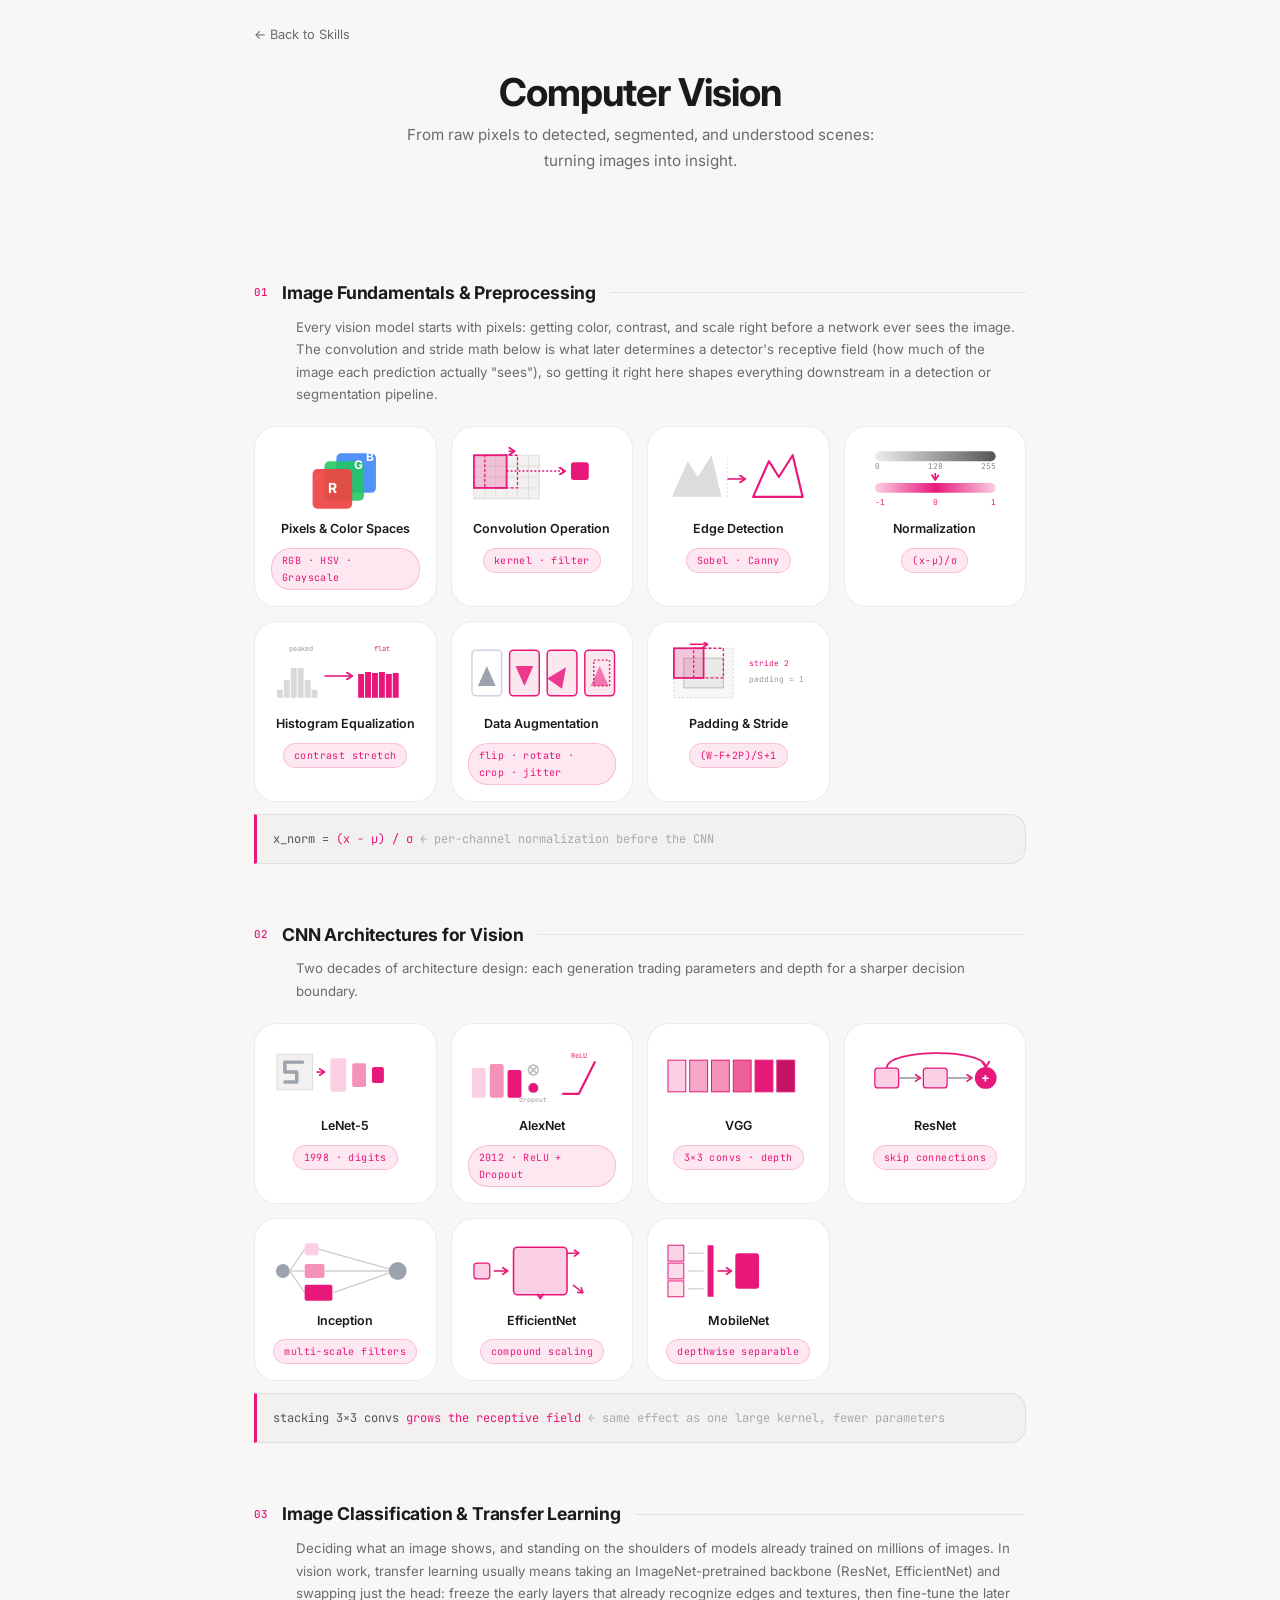
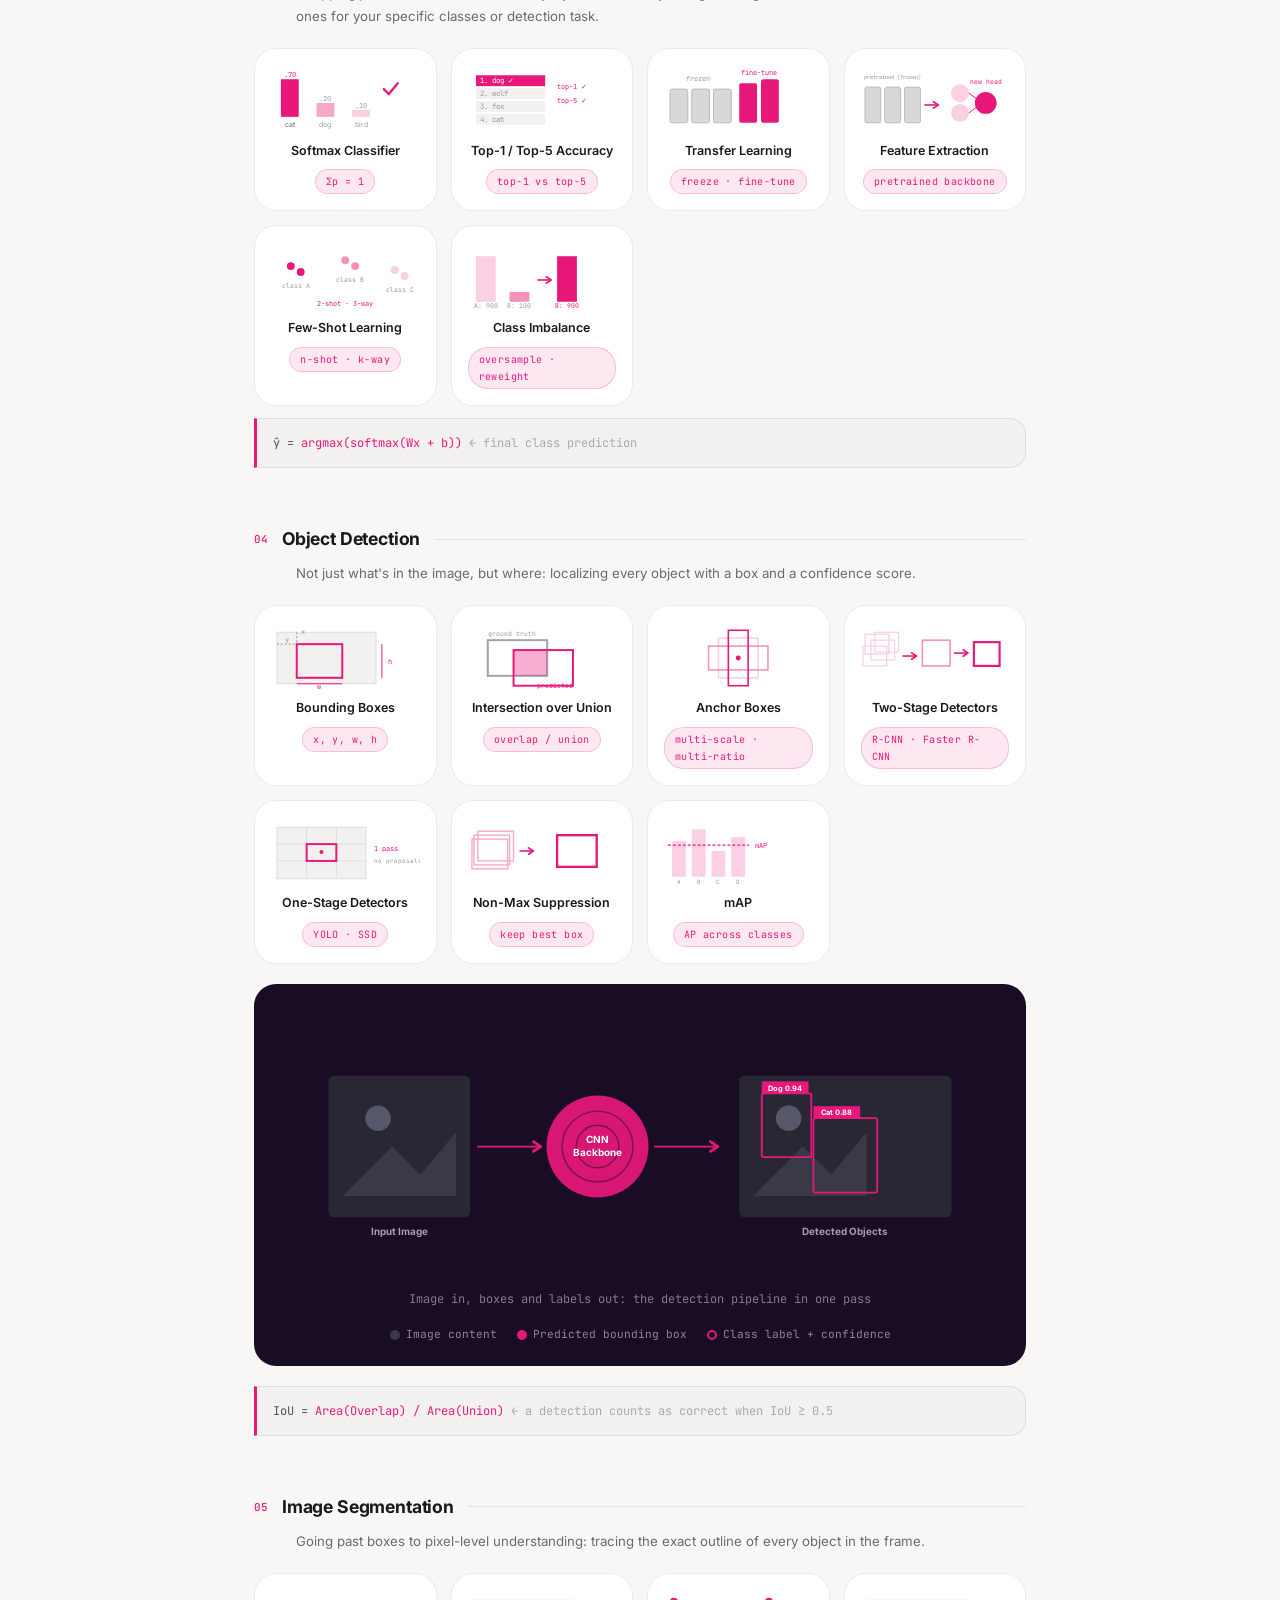
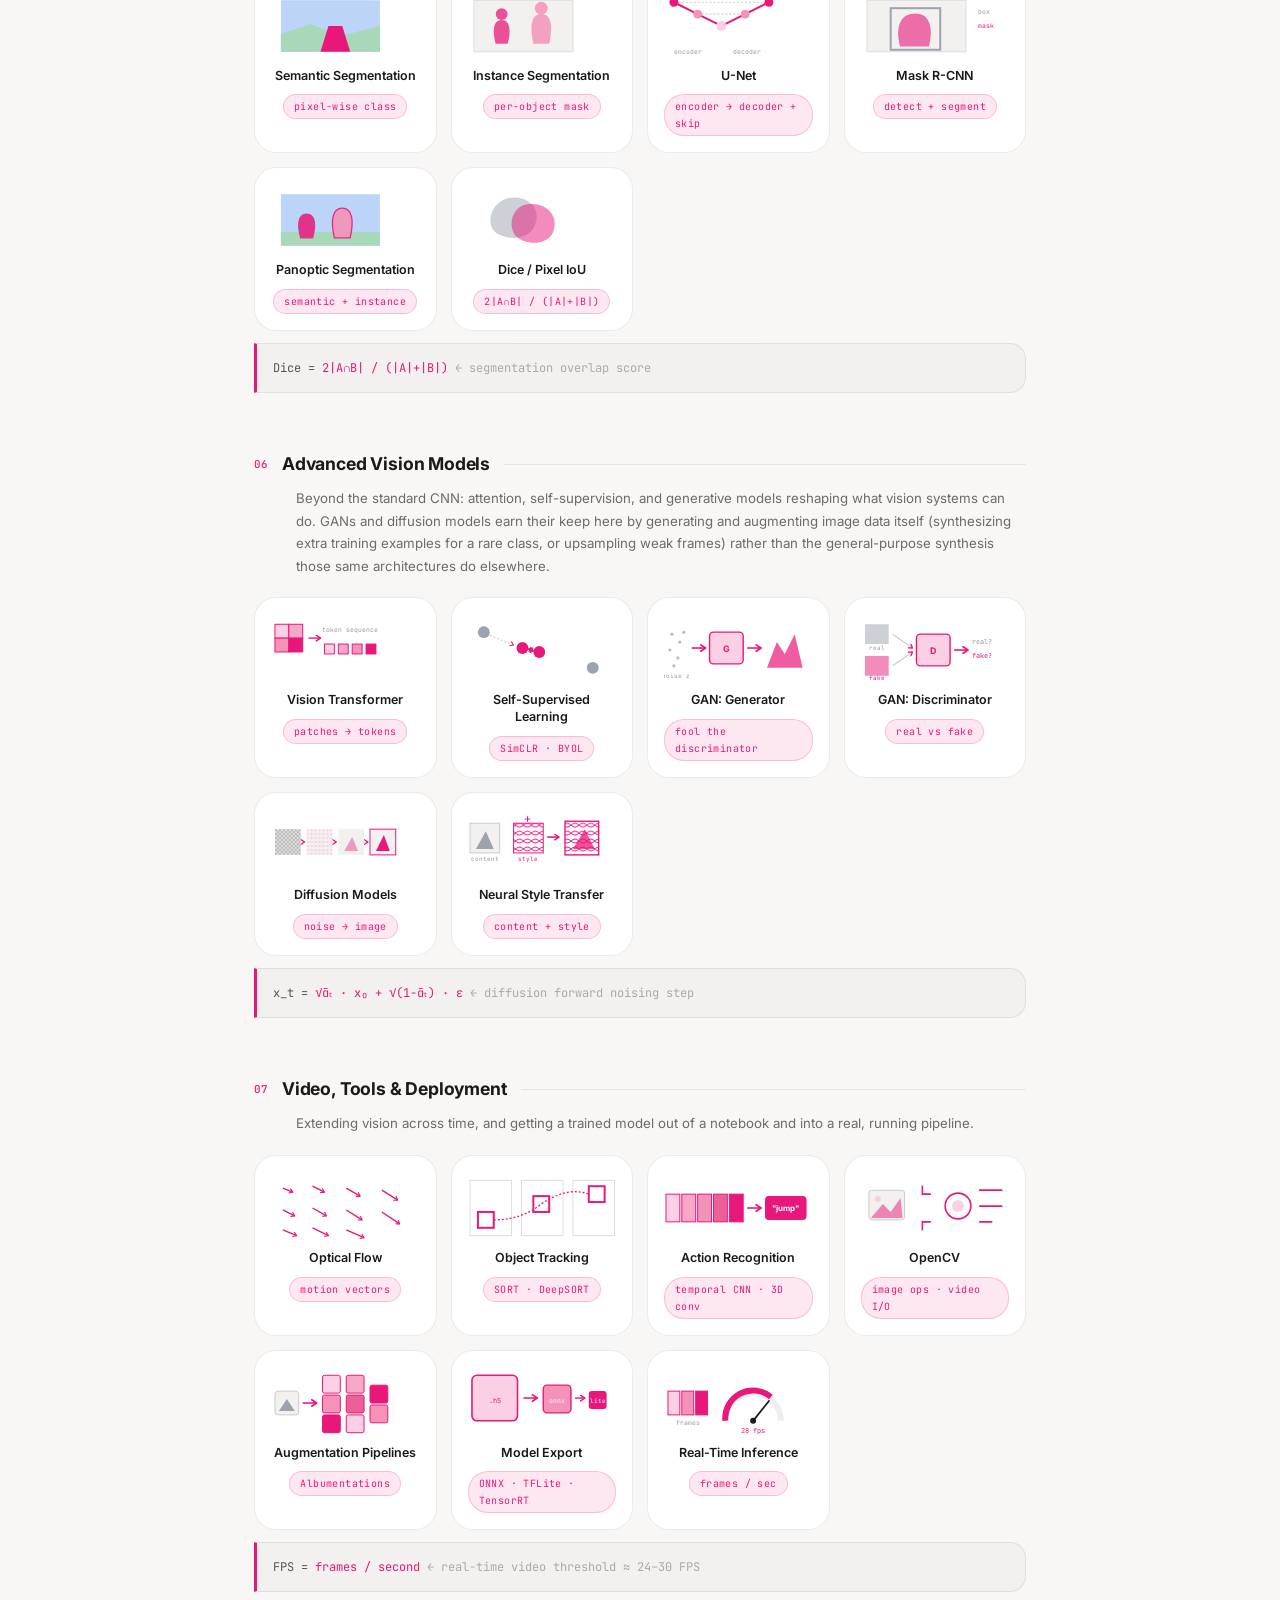
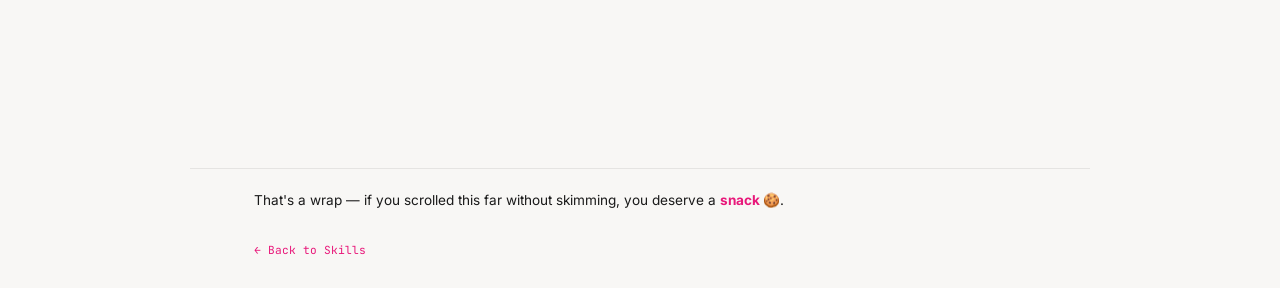
<file: skills/computer_vision.html>
<!DOCTYPE html>
<html lang="en">
<head>
  <!-- Google tag (gtag.js) -->
  <script async src="https://www.googletagmanager.com/gtag/js?id=G-8GJ6KLD18J"></script>
  <script>
    window.dataLayer = window.dataLayer || [];
    function gtag(){dataLayer.push(arguments);}
    gtag('js', new Date());
    gtag('config', 'G-8GJ6KLD18J');
  </script>

<meta charset="UTF-8"/>
<meta name="viewport" content="width=device-width, initial-scale=1.0"/>
<title>Computer Vision Skills | Rutuja Patel</title>
<link rel="icon" type="image/svg+xml" href="data:image/svg+xml,%3Csvg xmlns='http://www.w3.org/2000/svg' viewBox='0 0 64 64'%3E%3Cdefs%3E%3ClinearGradient id='g' x1='0%25' y1='0%25' x2='100%25' y2='100%25'%3E%3Cstop offset='0%25' stop-color='%23e8187a'/%3E%3Cstop offset='100%25' stop-color='%23f9004d'/%3E%3C/linearGradient%3E%3C/defs%3E%3Ccircle cx='32' cy='32' r='32' fill='url(%23g)'/%3E%3Ctext x='32' y='42' font-family='Poppins, Arial, sans-serif' font-weight='800' font-size='26' fill='white' text-anchor='middle'%3ERP%3C/text%3E%3C/svg%3E">
<link href="https://fonts.googleapis.com/css2?family=Inter:wght@300;400;500;600;700&family=JetBrains+Mono:wght@400;500&display=swap" rel="stylesheet"/>
<style>
:root{--pk:#e8187a;--pka:rgba(232,24,122,.1);--pkb:rgba(232,24,122,.2);--pkc:rgba(232,24,122,.5);--bg:#f8f7f5;--bg2:#ffffff;--bg3:#f2f1ef;--border:rgba(0,0,0,0.08);--border2:rgba(232,24,122,.25);--text:#1a1a1a;--muted:#6b6b6b;--dim:#aaaaaa;--navy:#190d26;--mono:'JetBrains Mono',monospace;--sans:'Inter',sans-serif;--r:16px;--rl:22px}
*,*::before,*::after{box-sizing:border-box;margin:0;padding:0}
html{scroll-behavior:smooth}
body{background:var(--bg);color:var(--text);font-family:var(--sans);font-size:15px;line-height:1.7}
.backlink{display:block;max-width:900px;margin:0 auto;padding:24px 5% 0;font-family:var(--sans);font-size:.8rem}
.backlink a{color:var(--muted);text-decoration:none}
.backlink a:hover{color:var(--pk)}
.hero{max-width:900px;margin:0 auto;padding:24px 5% 32px;text-align:center}
.eyebrow{font-family:var(--mono);font-size:.68rem;letter-spacing:.14em;text-transform:uppercase;color:var(--pk);margin-bottom:14px;font-weight:500}
.hero h1{font-size:clamp(1.6rem,4vw,2.4rem);font-weight:700;line-height:1.15;letter-spacing:-.025em;color:var(--text);margin-bottom:8px}
.hero-sub{font-size:.95rem;color:var(--muted);max-width:480px;margin:0 auto 40px}
.page{max-width:900px;margin:0 auto;padding:32px 5% 80px}
.sec{margin-bottom:56px}
.sec-head{display:flex;align-items:center;gap:14px;margin-bottom:8px}
.sec-num{font-family:var(--mono);font-size:.68rem;color:var(--pk);font-weight:500}
.sec-title{font-size:1.1rem;font-weight:700;color:var(--text);letter-spacing:-.01em}
.sec-line{flex:1;height:1px;background:var(--border)}
.sec-desc{font-size:.83rem;color:var(--muted);margin-bottom:20px;padding-left:42px}
.grid{display:grid;grid-template-columns:repeat(auto-fill,minmax(160px,1fr));gap:14px}
.card{background:var(--bg2);border:1px solid var(--border);border-radius:var(--rl);padding:20px 16px 16px;display:flex;flex-direction:column;align-items:center;gap:10px;transition:border-color .2s,box-shadow .2s;cursor:default}
.card:hover{border-color:var(--pkb);box-shadow:0 4px 20px rgba(232,24,122,.08)}
.chart-wrap{width:100%;height:64px;position:relative}
.card-label{font-size:12.5px;font-weight:600;color:var(--text);text-align:center;line-height:1.35}
.card-tag{font-size:10px;color:var(--pk);background:var(--pka);border:1px solid var(--pkb);border-radius:20px;padding:3px 10px;font-family:var(--mono);letter-spacing:.04em}
.formula{background:var(--bg3);border:1px solid var(--border);border-left:3px solid var(--pk);border-radius:0 var(--r) var(--r) 0;padding:12px 16px;font-family:var(--mono);font-size:.75rem;color:#555;margin:12px 0;line-height:2}
.formula .c{color:var(--dim)}
.formula .k{color:var(--pk)}
.chart-wrap svg{width:100%;height:100%;display:block}

/* detection pipeline signature panel */
.tree-panel{background:var(--navy);border-radius:var(--rl);padding:28px clamp(8px,3vw,32px) 18px;margin:20px 0}
.tree-panel svg{display:block;width:100%;height:auto}
.tree-swipe-hint{display:none}
.tree-caption{text-align:center;font-size:.75rem;color:rgba(255,255,255,.45);font-family:var(--mono);margin-top:8px}
.tree-legend{display:flex;flex-wrap:wrap;justify-content:center;gap:20px;padding:16px 6px 4px;font-size:.7rem;color:rgba(255,255,255,.5);font-family:var(--mono)}
.tree-legend span{display:inline-flex;align-items:center;gap:6px}
.tdot{width:10px;height:10px;border-radius:50%;display:inline-block;flex:none}
.tdot.node{background:#3a3a46}
.tdot.yes{background:var(--pk)}
.tdot.no{background:transparent;border:2px solid var(--pk)}

footer{border-top:1px solid var(--border);padding:28px 5%;display:flex;align-items:center;justify-content:space-between;font-family:var(--mono);font-size:.7rem;color:var(--dim);max-width:900px;margin:0 auto}
footer span{color:var(--pk)}
footer a{color:var(--pk);text-decoration:none}
@media(max-width:600px){
  .grid{grid-template-columns:repeat(2,1fr)}
  .card{min-width:0}
  .card-tag,.card-label{overflow-wrap:break-word;word-break:break-word;white-space:normal;max-width:100%}
  .sec-desc{padding-left:24px}
  a[href="../index.html#features"]{padding:8px 0;display:inline-block}
  .tree-panel{overflow-x:auto;-webkit-overflow-scrolling:touch}
  .tree-panel svg{width:auto;min-width:720px}
  .tree-panel::-webkit-scrollbar{height:6px}
  .tree-panel::-webkit-scrollbar-thumb{background:rgba(232,24,122,.5);border-radius:3px}
  .tree-panel::-webkit-scrollbar-track{background:rgba(255,255,255,.08)}
  .tree-swipe-hint{display:flex;align-items:center;justify-content:center;gap:6px;width:max-content;max-width:100%;margin:0 0 14px;padding:5px 13px;background:rgba(232,24,122,.16);border:1px solid rgba(232,24,122,.4);border-radius:20px;color:#f492b8;font-family:var(--mono);font-size:.68rem;letter-spacing:.02em}
}
@media(max-width:420px){
  .hero{padding:20px 6% 24px}
  .page{padding:24px 6% 60px}
  .sec-desc{padding-left:0}
  .formula{padding:10px 12px;font-size:.7rem}
}
</style>
</head>
<body>

<div class="backlink"><a href="../index.html#features">&larr; Back to Skills</a></div>

<div class="hero">
  <h1>Computer Vision</h1>
  <p class="hero-sub">From raw pixels to detected, segmented, and understood scenes: turning images into insight.</p>
</div>

<div class="page">

<!-- 01 IMAGE FUNDAMENTALS & PREPROCESSING -->
<div class="sec">
  <div class="sec-head"><span class="sec-num">01</span><div class="sec-title">Image Fundamentals &amp; Preprocessing</div><div class="sec-line"></div></div>
  <p class="sec-desc">Every vision model starts with pixels: getting color, contrast, and scale right before a network ever sees the image. The convolution and stride math below is what later determines a detector's receptive field (how much of the image each prediction actually "sees"), so getting it right here shapes everything downstream in a detection or segmentation pipeline.</p>
  <div class="grid">
    <div class="card"><div class="chart-wrap">
      <svg viewBox="0 0 150 64" xmlns="http://www.w3.org/2000/svg" role="img" aria-label="An image split into stacked red, green and blue channel tiles">
        <rect x="66" y="6" width="40" height="40" rx="5" fill="#3b82f6" opacity="0.88"/>
        <rect x="54" y="14" width="40" height="40" rx="5" fill="#22c55e" opacity="0.88"/>
        <rect x="42" y="22" width="40" height="40" rx="5" fill="#ef4444" opacity="0.92"/>
        <text x="62" y="46" text-anchor="middle" font-family="Inter, sans-serif" font-weight="700" font-size="14" fill="#fff">R</text>
        <text x="88" y="22" text-anchor="middle" font-family="Inter, sans-serif" font-weight="700" font-size="12" fill="#fff">G</text>
        <text x="100" y="14" text-anchor="middle" font-family="Inter, sans-serif" font-weight="700" font-size="12" fill="#fff">B</text>
      </svg>
    </div><div class="card-label">Pixels &amp; Color Spaces</div><div class="card-tag">RGB · HSV · Grayscale</div></div>

    <div class="card"><div class="chart-wrap">
      <svg viewBox="0 0 150 64" xmlns="http://www.w3.org/2000/svg" role="img" aria-label="A 3 by 3 kernel sliding across a pixel grid and producing one output value">
        <defs><marker id="cvA1" viewBox="0 0 10 10" refX="8" refY="5" markerWidth="5.5" markerHeight="5.5" orient="auto-start-reverse"><path d="M2 1L8 5L2 9" fill="none" stroke="#e8187a" stroke-width="2.2" stroke-linecap="round" stroke-linejoin="round"/></marker></defs>
        <rect x="6" y="8" width="66" height="44" fill="#f2f1ef" stroke="#ddd" stroke-width="1"/>
        <g stroke="#ddd" stroke-width="1">
          <line x1="17" y1="8" x2="17" y2="52"/><line x1="28" y1="8" x2="28" y2="52"/><line x1="39" y1="8" x2="39" y2="52"/><line x1="50" y1="8" x2="50" y2="52"/><line x1="61" y1="8" x2="61" y2="52"/>
          <line x1="6" y1="19" x2="72" y2="19"/><line x1="6" y1="30" x2="72" y2="30"/><line x1="6" y1="41" x2="72" y2="41"/>
        </g>
        <rect x="6" y="8" width="33" height="33" fill="rgba(232,24,122,0.22)" stroke="#e8187a" stroke-width="1.8"/>
        <rect x="17" y="8" width="33" height="33" fill="none" stroke="#e8187a" stroke-width="1.3" stroke-dasharray="3 2"/>
        <line x1="41" y1="4" x2="47" y2="4" stroke="#e8187a" stroke-width="1.6" marker-end="url(#cvA1)"/>
        <line x1="39" y1="24" x2="98" y2="24" stroke="#e8187a" stroke-width="1.6" stroke-dasharray="2 2" marker-end="url(#cvA1)"/>
        <rect x="104" y="15" width="18" height="18" rx="3" fill="#e8187a"/>
      </svg>
    </div><div class="card-label">Convolution Operation</div><div class="card-tag">kernel · filter</div></div>

    <div class="card"><div class="chart-wrap">
      <svg viewBox="0 0 150 64" xmlns="http://www.w3.org/2000/svg" role="img" aria-label="A solid image shape on the left and just its traced outline on the right">
        <defs><marker id="cvA2" viewBox="0 0 10 10" refX="8" refY="5" markerWidth="5.5" markerHeight="5.5" orient="auto-start-reverse"><path d="M2 1L8 5L2 9" fill="none" stroke="#e8187a" stroke-width="2.2" stroke-linecap="round" stroke-linejoin="round"/></marker></defs>
        <path d="M8,50 L24,14 L34,30 L48,8 L58,50 Z" fill="#dcdcda"/>
        <line x1="64" y1="12" x2="64" y2="52" stroke="#e2e2e2" stroke-width="1" stroke-dasharray="2 2"/>
        <line x1="64" y1="32" x2="82" y2="32" stroke="#e8187a" stroke-width="1.6" marker-end="url(#cvA2)"/>
        <path d="M90,50 L106,14 L116,30 L130,8 L140,50 Z" fill="none" stroke="#e8187a" stroke-width="2.2" stroke-linejoin="round"/>
      </svg>
    </div><div class="card-label">Edge Detection</div><div class="card-tag">Sobel · Canny</div></div>

    <div class="card"><div class="chart-wrap">
      <svg viewBox="0 0 150 64" xmlns="http://www.w3.org/2000/svg" role="img" aria-label="A raw 0 to 255 pixel range rescaled to a range centered on zero">
        <defs>
          <marker id="cvA3" viewBox="0 0 10 10" refX="8" refY="5" markerWidth="5" markerHeight="5" orient="auto-start-reverse"><path d="M2 1L8 5L2 9" fill="none" stroke="#e8187a" stroke-width="2.2" stroke-linecap="round" stroke-linejoin="round"/></marker>
          <linearGradient id="cvGray" x1="0" y1="0" x2="1" y2="0"><stop offset="0%" stop-color="#eee"/><stop offset="100%" stop-color="#555"/></linearGradient>
          <linearGradient id="cvPink" x1="0" y1="0" x2="1" y2="0"><stop offset="0%" stop-color="#fbcfe4"/><stop offset="50%" stop-color="#e8187a"/><stop offset="100%" stop-color="#fbcfe4"/></linearGradient>
        </defs>
        <rect x="14" y="4" width="122" height="10" rx="5" fill="url(#cvGray)"/>
        <text x="14" y="22" font-family="JetBrains Mono, monospace" font-size="8" fill="#888">0</text>
        <text x="75" y="22" text-anchor="middle" font-family="JetBrains Mono, monospace" font-size="8" fill="#888">128</text>
        <text x="136" y="22" text-anchor="end" font-family="JetBrains Mono, monospace" font-size="8" fill="#888">255</text>
        <line x1="75" y1="26" x2="75" y2="33" stroke="#e8187a" stroke-width="1.6" marker-end="url(#cvA3)"/>
        <rect x="14" y="36" width="122" height="10" rx="5" fill="url(#cvPink)"/>
        <text x="14" y="58" font-family="JetBrains Mono, monospace" font-size="8" fill="#e8187a">−1</text>
        <text x="75" y="58" text-anchor="middle" font-family="JetBrains Mono, monospace" font-size="8" fill="#e8187a">0</text>
        <text x="136" y="58" text-anchor="end" font-family="JetBrains Mono, monospace" font-size="8" fill="#e8187a">1</text>
      </svg>
    </div><div class="card-label">Normalization</div><div class="card-tag">(x−μ)/σ</div></div>

    <div class="card"><div class="chart-wrap">
      <svg viewBox="0 0 150 64" xmlns="http://www.w3.org/2000/svg" role="img" aria-label="A peaked narrow histogram on the left stretched into a flat wide histogram on the right">
        <defs><marker id="cvA4" viewBox="0 0 10 10" refX="8" refY="5" markerWidth="5.5" markerHeight="5.5" orient="auto-start-reverse"><path d="M2 1L8 5L2 9" fill="none" stroke="#e8187a" stroke-width="2.2" stroke-linecap="round" stroke-linejoin="round"/></marker></defs>
        <text x="30" y="9" text-anchor="middle" font-family="JetBrains Mono, monospace" font-size="7" fill="#999">peaked</text>
        <g fill="#d9d9d9">
          <rect x="6" y="48" width="6" height="8"/><rect x="13" y="38" width="6" height="18"/><rect x="20" y="26" width="6" height="30"/><rect x="27" y="26" width="6" height="30"/><rect x="34" y="38" width="6" height="18"/><rect x="41" y="48" width="6" height="8"/>
        </g>
        <line x1="54" y1="34" x2="82" y2="34" stroke="#e8187a" stroke-width="1.6" marker-end="url(#cvA4)"/>
        <text x="112" y="9" text-anchor="middle" font-family="JetBrains Mono, monospace" font-size="7" fill="#e8187a">flat</text>
        <g fill="#e8187a">
          <rect x="88" y="32" width="6" height="24"/><rect x="95" y="30" width="6" height="26"/><rect x="102" y="31" width="6" height="25"/><rect x="109" y="30" width="6" height="26"/><rect x="116" y="32" width="6" height="24"/><rect x="123" y="31" width="6" height="25"/>
        </g>
      </svg>
    </div><div class="card-label">Histogram Equalization</div><div class="card-tag">contrast stretch</div></div>

    <div class="card"><div class="chart-wrap">
      <svg viewBox="0 0 150 64" xmlns="http://www.w3.org/2000/svg" role="img" aria-label="One original image icon next to flipped, rotated and cropped copies of it">
        <rect x="4" y="8" width="30" height="46" rx="4" fill="#fff" stroke="#cbd5e1" stroke-width="1.5"/>
        <path d="M10,44 L19,24 L28,44 Z" fill="#9ca3af"/>
        <rect x="42" y="8" width="30" height="46" rx="4" fill="#fde7ef" stroke="#e8187a" stroke-width="1.5"/>
        <path d="M48,24 L57,44 L66,24 Z" fill="#e8187a" opacity="0.85"/>
        <rect x="80" y="8" width="30" height="46" rx="4" fill="#fde7ef" stroke="#e8187a" stroke-width="1.5"/>
        <g transform="rotate(35 95 31)"><path d="M86,44 L95,24 L104,44 Z" fill="#e8187a" opacity="0.85"/></g>
        <rect x="118" y="8" width="30" height="46" rx="4" fill="#fde7ef" stroke="#e8187a" stroke-width="1.5"/>
        <path d="M124,44 L133,24 L142,44 Z" fill="#e8187a" opacity="0.55"/>
        <rect x="127" y="18" width="16" height="26" fill="none" stroke="#e8187a" stroke-width="1.4" stroke-dasharray="2 2"/>
      </svg>
    </div><div class="card-label">Data Augmentation</div><div class="card-tag">flip · rotate · crop · jitter</div></div>

    <div class="card"><div class="chart-wrap">
      <svg viewBox="0 0 150 64" xmlns="http://www.w3.org/2000/svg" role="img" aria-label="A padded border added around an image grid, with a kernel jumping two cells at a time across it">
        <defs><marker id="cvA5" viewBox="0 0 10 10" refX="8" refY="5" markerWidth="5" markerHeight="5" orient="auto-start-reverse"><path d="M2 1L8 5L2 9" fill="none" stroke="#e8187a" stroke-width="2" stroke-linecap="round" stroke-linejoin="round"/></marker></defs>
        <rect x="10" y="6" width="60" height="50" fill="#f7f7f6" stroke="#d4d4d4" stroke-width="1" stroke-dasharray="2 2"/>
        <rect x="20" y="16" width="40" height="30" fill="#e9e9e7" stroke="#bbb" stroke-width="1"/>
        <rect x="10" y="6" width="30" height="30" fill="rgba(232,24,122,0.22)" stroke="#e8187a" stroke-width="1.8"/>
        <rect x="30" y="6" width="30" height="30" fill="none" stroke="#e8187a" stroke-width="1.3" stroke-dasharray="3 2"/>
        <line x1="26" y1="2" x2="44" y2="2" stroke="#e8187a" stroke-width="1.6" marker-end="url(#cvA5)"/>
        <text x="86" y="24" font-family="JetBrains Mono, monospace" font-size="8" fill="#e8187a">stride 2</text>
        <text x="86" y="40" font-family="JetBrains Mono, monospace" font-size="8" fill="#999">padding = 1</text>
      </svg>
    </div><div class="card-label">Padding &amp; Stride</div><div class="card-tag">(W−F+2P)/S+1</div></div>
  </div>
  <div class="formula">x_norm = <span class="k">(x − μ) / σ</span> <span class="c">← per-channel normalization before the CNN</span></div>
</div>

<!-- 02 CNN ARCHITECTURES FOR VISION -->
<div class="sec">
  <div class="sec-head"><span class="sec-num">02</span><div class="sec-title">CNN Architectures for Vision</div><div class="sec-line"></div></div>
  <p class="sec-desc">Two decades of architecture design: each generation trading parameters and depth for a sharper decision boundary.</p>
  <div class="grid">
    <div class="card"><div class="chart-wrap">
      <svg viewBox="0 0 150 64" xmlns="http://www.w3.org/2000/svg" role="img" aria-label="A blurry handwritten digit feeding into a shallow three layer network">
        <defs><marker id="cvA6" viewBox="0 0 10 10" refX="8" refY="5" markerWidth="5" markerHeight="5" orient="auto-start-reverse"><path d="M2 1L8 5L2 9" fill="none" stroke="#e8187a" stroke-width="2.2" stroke-linecap="round" stroke-linejoin="round"/></marker></defs>
        <rect x="6" y="10" width="36" height="36" fill="#f2f1ef" stroke="#ddd"/>
        <path d="M14,18 H32 M14,18 V28 H26 V38 H14" fill="none" stroke="#9ca3af" stroke-width="3.5" stroke-linecap="round" stroke-linejoin="round"/>
        <line x1="46" y1="28" x2="54" y2="28" stroke="#e8187a" stroke-width="1.6" marker-end="url(#cvA6)"/>
        <rect x="60" y="14" width="16" height="34" rx="2" fill="#fbcfe4"/>
        <rect x="82" y="19" width="14" height="24" rx="2" fill="#f492b8"/>
        <rect x="102" y="23" width="12" height="16" rx="2" fill="#e8187a"/>
      </svg>
    </div><div class="card-label">LeNet-5</div><div class="card-tag">1998 · digits</div></div>

    <div class="card"><div class="chart-wrap">
      <svg viewBox="0 0 150 64" xmlns="http://www.w3.org/2000/svg" role="img" aria-label="A deep layer stack next to a dropped neuron and a ReLU activation kink">
        <g fill="#fbcfe4">
          <rect x="4" y="24" width="14" height="30" rx="2"/>
          <rect x="22" y="20" width="14" height="34" rx="2" fill="#f492b8"/>
          <rect x="40" y="26" width="14" height="28" rx="2" fill="#e8187a"/>
        </g>
        <circle cx="66" cy="26" r="5" fill="none" stroke="#bbb" stroke-width="1.5"/>
        <line x1="62" y1="22" x2="70" y2="30" stroke="#bbb" stroke-width="1.5"/>
        <line x1="70" y1="22" x2="62" y2="30" stroke="#bbb" stroke-width="1.5"/>
        <circle cx="66" cy="44" r="5" fill="#e8187a"/>
        <text x="66" y="58" text-anchor="middle" font-family="JetBrains Mono, monospace" font-size="6.5" fill="#999">dropout</text>
        <path d="M96,50 L112,50 L128,18" fill="none" stroke="#e8187a" stroke-width="2.2" stroke-linecap="round" stroke-linejoin="round"/>
        <text x="112" y="14" text-anchor="middle" font-family="JetBrains Mono, monospace" font-size="7" fill="#e8187a">ReLU</text>
      </svg>
    </div><div class="card-label">AlexNet</div><div class="card-tag">2012 · ReLU + Dropout</div></div>

    <div class="card"><div class="chart-wrap">
      <svg viewBox="0 0 150 64" xmlns="http://www.w3.org/2000/svg" role="img" aria-label="Six identical small 3 by 3 kernel blocks stacked deep">
        <rect x="4" y="16" width="18" height="32" fill="#fbcfe4" stroke="#e8187a" stroke-width="1"/>
        <rect x="26" y="16" width="18" height="32" fill="#f7a8c9" stroke="#e8187a" stroke-width="1"/>
        <rect x="48" y="16" width="18" height="32" fill="#f492b8" stroke="#e8187a" stroke-width="1"/>
        <rect x="70" y="16" width="18" height="32" fill="#ec5f97" stroke="#e8187a" stroke-width="1"/>
        <rect x="92" y="16" width="18" height="32" fill="#e8187a" stroke="#e8187a" stroke-width="1"/>
        <rect x="114" y="16" width="18" height="32" fill="#c21463" stroke="#e8187a" stroke-width="1"/>
      </svg>
    </div><div class="card-label">VGG</div><div class="card-tag">3×3 convs · depth</div></div>

    <div class="card"><div class="chart-wrap">
      <svg viewBox="0 0 150 64" xmlns="http://www.w3.org/2000/svg" role="img" aria-label="Two convolution blocks in series feeding an addition node, with a curved skip connection bypassing them">
        <defs><marker id="cvA7" viewBox="0 0 10 10" refX="8" refY="5" markerWidth="5" markerHeight="5" orient="auto-start-reverse"><path d="M2 1L8 5L2 9" fill="none" stroke="#e8187a" stroke-width="2.2" stroke-linecap="round" stroke-linejoin="round"/></marker></defs>
        <rect x="14" y="24" width="24" height="20" rx="3" fill="#fbcfe4" stroke="#e8187a" stroke-width="1.3"/>
        <rect x="63" y="24" width="24" height="20" rx="3" fill="#fbcfe4" stroke="#e8187a" stroke-width="1.3"/>
        <circle cx="126" cy="34" r="11" fill="#e8187a"/>
        <text x="126" y="38" text-anchor="middle" font-family="Inter, sans-serif" font-weight="700" font-size="13" fill="#fff">+</text>
        <line x1="38" y1="34" x2="60" y2="34" stroke="#999" stroke-width="1.6" marker-end="url(#cvA7)"/>
        <line x1="87" y1="34" x2="112" y2="34" stroke="#999" stroke-width="1.6" marker-end="url(#cvA7)"/>
        <path d="M26,24 C26,4 126,4 126,23" fill="none" stroke="#e8187a" stroke-width="1.8" marker-end="url(#cvA7)"/>
      </svg>
    </div><div class="card-label">ResNet</div><div class="card-tag">skip connections</div></div>

    <div class="card"><div class="chart-wrap">
      <svg viewBox="0 0 150 64" xmlns="http://www.w3.org/2000/svg" role="img" aria-label="One input splitting into three parallel branches with different sized filters before merging back together">
        <circle cx="12" cy="32" r="7" fill="#9ca3af"/>
        <line x1="19" y1="32" x2="34" y2="10" stroke="#ccc" stroke-width="1.3"/>
        <line x1="19" y1="32" x2="34" y2="32" stroke="#ccc" stroke-width="1.3"/>
        <line x1="19" y1="32" x2="34" y2="54" stroke="#ccc" stroke-width="1.3"/>
        <rect x="34" y="4" width="14" height="12" rx="2" fill="#fbcfe4"/>
        <rect x="34" y="25" width="20" height="14" rx="2" fill="#f492b8"/>
        <rect x="34" y="46" width="28" height="16" rx="2" fill="#e8187a"/>
        <line x1="48" y1="10" x2="120" y2="30" stroke="#ccc" stroke-width="1.3"/>
        <line x1="54" y1="32" x2="120" y2="32" stroke="#ccc" stroke-width="1.3"/>
        <line x1="62" y1="54" x2="120" y2="34" stroke="#ccc" stroke-width="1.3"/>
        <circle cx="128" cy="32" r="9" fill="#9ca3af"/>
      </svg>
    </div><div class="card-label">Inception</div><div class="card-tag">multi-scale filters</div></div>

    <div class="card"><div class="chart-wrap">
      <svg viewBox="0 0 150 64" xmlns="http://www.w3.org/2000/svg" role="img" aria-label="A small baseline block scaled up in width, depth and resolution at the same time">
        <defs><marker id="cvA8" viewBox="0 0 10 10" refX="8" refY="5" markerWidth="5" markerHeight="5" orient="auto-start-reverse"><path d="M2 1L8 5L2 9" fill="none" stroke="#e8187a" stroke-width="2.2" stroke-linecap="round" stroke-linejoin="round"/></marker></defs>
        <rect x="6" y="24" width="16" height="16" rx="3" fill="#fbcfe4" stroke="#e8187a" stroke-width="1.3"/>
        <line x1="26" y1="32" x2="40" y2="32" stroke="#e8187a" stroke-width="1.6" marker-end="url(#cvA8)"/>
        <rect x="46" y="8" width="54" height="48" rx="4" fill="#fbcfe4" stroke="#e8187a" stroke-width="1.6"/>
        <line x1="100" y1="14" x2="112" y2="14" stroke="#e8187a" stroke-width="1.5" marker-end="url(#cvA8)"/>
        <line x1="73" y1="56" x2="73" y2="60" stroke="#e8187a" stroke-width="1.5" marker-end="url(#cvA8)"/>
        <line x1="106" y1="46" x2="116" y2="54" stroke="#e8187a" stroke-width="1.5" marker-end="url(#cvA8)"/>
      </svg>
    </div><div class="card-label">EfficientNet</div><div class="card-tag">compound scaling</div></div>

    <div class="card"><div class="chart-wrap">
      <svg viewBox="0 0 150 64" xmlns="http://www.w3.org/2000/svg" role="img" aria-label="Three channels each convolved separately, then combined by a thin 1 by 1 pointwise convolution">
        <defs><marker id="cvA9" viewBox="0 0 10 10" refX="8" refY="5" markerWidth="5" markerHeight="5" orient="auto-start-reverse"><path d="M2 1L8 5L2 9" fill="none" stroke="#e8187a" stroke-width="2.2" stroke-linecap="round" stroke-linejoin="round"/></marker></defs>
        <g fill="#fbcfe4" opacity="0.9"><rect x="4" y="6" width="16" height="16"/><rect x="4" y="24" width="16" height="16" opacity=".8"/><rect x="4" y="42" width="16" height="16" opacity=".65"/></g>
        <g fill="none" stroke="#e8187a" stroke-width="1"><rect x="4" y="6" width="16" height="16"/><rect x="4" y="24" width="16" height="16"/><rect x="4" y="42" width="16" height="16"/></g>
        <line x1="24" y1="14" x2="40" y2="14" stroke="#ccc" stroke-width="1.2"/>
        <line x1="24" y1="32" x2="40" y2="32" stroke="#ccc" stroke-width="1.2"/>
        <line x1="24" y1="50" x2="40" y2="50" stroke="#ccc" stroke-width="1.2"/>
        <rect x="44" y="6" width="6" height="52" fill="#e8187a"/>
        <line x1="54" y1="32" x2="68" y2="32" stroke="#e8187a" stroke-width="1.6" marker-end="url(#cvA9)"/>
        <rect x="72" y="14" width="24" height="36" rx="3" fill="#e8187a"/>
      </svg>
    </div><div class="card-label">MobileNet</div><div class="card-tag">depthwise separable</div></div>
  </div>
  <div class="formula">stacking 3×3 convs <span class="k">grows the receptive field</span> <span class="c">← same effect as one large kernel, fewer parameters</span></div>
</div>

<!-- 03 IMAGE CLASSIFICATION & TRANSFER LEARNING -->
<div class="sec">
  <div class="sec-head"><span class="sec-num">03</span><div class="sec-title">Image Classification &amp; Transfer Learning</div><div class="sec-line"></div></div>
  <p class="sec-desc">Deciding what an image shows, and standing on the shoulders of models already trained on millions of images. In vision work, transfer learning usually means taking an ImageNet-pretrained backbone (ResNet, EfficientNet) and swapping just the head: freeze the early layers that already recognize edges and textures, then fine-tune the later ones for your specific classes or detection task.</p>
  <div class="grid">
    <div class="card"><div class="chart-wrap">
      <svg viewBox="0 0 150 64" xmlns="http://www.w3.org/2000/svg" role="img" aria-label="Three class probabilities, cat highlighted as the highest scoring prediction with a checkmark">
        <rect x="10" y="10" width="18" height="38" fill="#e8187a"/>
        <text x="19" y="8" text-anchor="middle" font-family="JetBrains Mono, monospace" font-size="7" fill="#e8187a">.70</text>
        <rect x="46" y="34" width="18" height="14" fill="#f7a8c9"/>
        <text x="55" y="32" text-anchor="middle" font-family="JetBrains Mono, monospace" font-size="7" fill="#999">.20</text>
        <rect x="82" y="41" width="18" height="7" fill="#fbcfe4"/>
        <text x="91" y="39" text-anchor="middle" font-family="JetBrains Mono, monospace" font-size="7" fill="#999">.10</text>
        <text x="19" y="58" text-anchor="middle" font-family="Inter, sans-serif" font-size="7" fill="#666">cat</text>
        <text x="55" y="58" text-anchor="middle" font-family="Inter, sans-serif" font-size="7" fill="#999">dog</text>
        <text x="91" y="58" text-anchor="middle" font-family="Inter, sans-serif" font-size="7" fill="#999">bird</text>
        <path d="M114,20 l5,5 l9,-11" fill="none" stroke="#e8187a" stroke-width="2.4" stroke-linecap="round" stroke-linejoin="round"/>
      </svg>
    </div><div class="card-label">Softmax Classifier</div><div class="card-tag">Σp = 1</div></div>

    <div class="card"><div class="chart-wrap">
      <svg viewBox="0 0 150 64" xmlns="http://www.w3.org/2000/svg" role="img" aria-label="A ranked list of five predictions with the correct label at rank one, counting for both top-1 and top-5">
        <rect x="8" y="6" width="70" height="11" fill="#e8187a"/><text x="12" y="14" font-family="JetBrains Mono, monospace" font-size="7.5" fill="#fff">1. dog ✓</text>
        <rect x="8" y="19" width="70" height="11" fill="#f2f1ef"/><text x="12" y="27" font-family="JetBrains Mono, monospace" font-size="7.5" fill="#999">2. wolf</text>
        <rect x="8" y="32" width="70" height="11" fill="#f2f1ef"/><text x="12" y="40" font-family="JetBrains Mono, monospace" font-size="7.5" fill="#999">3. fox</text>
        <rect x="8" y="45" width="70" height="11" fill="#f2f1ef"/><text x="12" y="53" font-family="JetBrains Mono, monospace" font-size="7.5" fill="#999">4. cat</text>
        <text x="90" y="20" font-family="JetBrains Mono, monospace" font-size="7" fill="#e8187a">top-1 ✓</text>
        <text x="90" y="34" font-family="JetBrains Mono, monospace" font-size="7" fill="#e8187a">top-5 ✓</text>
      </svg>
    </div><div class="card-label">Top-1 / Top-5 Accuracy</div><div class="card-tag">top-1 vs top-5</div></div>

    <div class="card"><div class="chart-wrap">
      <svg viewBox="0 0 150 64" xmlns="http://www.w3.org/2000/svg" role="img" aria-label="Early backbone layers frozen and gray, later layers fine-tuned and colored pink">
        <g fill="#d8d8d6" stroke="#bbb" stroke-width="1">
          <rect x="6" y="20" width="18" height="34" rx="2"/><rect x="28" y="20" width="18" height="34" rx="2"/><rect x="50" y="20" width="18" height="34" rx="2"/>
        </g>
        <g fill="#e8187a">
          <rect x="76" y="14" width="18" height="40" rx="2"/><rect x="98" y="10" width="18" height="44" rx="2"/>
        </g>
        <text x="34" y="12" text-anchor="middle" font-family="JetBrains Mono, monospace" font-size="7" fill="#999">frozen</text>
        <text x="96" y="6" text-anchor="middle" font-family="JetBrains Mono, monospace" font-size="7" fill="#e8187a">fine-tune</text>
      </svg>
    </div><div class="card-label">Transfer Learning</div><div class="card-tag">freeze · fine-tune</div></div>

    <div class="card"><div class="chart-wrap">
      <svg viewBox="0 0 150 64" xmlns="http://www.w3.org/2000/svg" role="img" aria-label="A frozen pretrained backbone feeding into a small new classifier head">
        <defs><marker id="cvA10" viewBox="0 0 10 10" refX="8" refY="5" markerWidth="5" markerHeight="5" orient="auto-start-reverse"><path d="M2 1L8 5L2 9" fill="none" stroke="#e8187a" stroke-width="2.2" stroke-linecap="round" stroke-linejoin="round"/></marker></defs>
        <g fill="#d8d8d6" stroke="#bbb" stroke-width="1">
          <rect x="4" y="18" width="16" height="36" rx="2"/><rect x="24" y="18" width="16" height="36" rx="2"/><rect x="44" y="18" width="16" height="36" rx="2"/>
        </g>
        <text x="32" y="10" text-anchor="middle" font-family="JetBrains Mono, monospace" font-size="5.5" fill="#999">pretrained (frozen)</text>
        <line x1="64" y1="36" x2="78" y2="36" stroke="#e8187a" stroke-width="1.6" marker-end="url(#cvA10)"/>
        <circle cx="100" cy="24" r="9" fill="#fbcfe4"/><circle cx="100" cy="44" r="9" fill="#fbcfe4"/>
        <circle cx="126" cy="34" r="11" fill="#e8187a"/>
        <line x1="109" y1="24" x2="117" y2="30" stroke="#e8187a" stroke-width="1"/>
        <line x1="109" y1="44" x2="117" y2="38" stroke="#e8187a" stroke-width="1"/>
        <text x="126" y="15" text-anchor="middle" font-family="JetBrains Mono, monospace" font-size="6.5" fill="#e8187a">new head</text>
      </svg>
    </div><div class="card-label">Feature Extraction</div><div class="card-tag">pretrained backbone</div></div>

    <div class="card"><div class="chart-wrap">
      <svg viewBox="0 0 150 64" xmlns="http://www.w3.org/2000/svg" role="img" aria-label="Three classes, each represented by only two labeled example points">
        <g fill="#e8187a"><circle cx="20" cy="20" r="4"/><circle cx="30" cy="26" r="4"/></g>
        <text x="25" y="42" text-anchor="middle" font-family="JetBrains Mono, monospace" font-size="6.5" fill="#999">class A</text>
        <g fill="#f492b8"><circle cx="75" cy="14" r="4"/><circle cx="85" cy="20" r="4"/></g>
        <text x="80" y="36" text-anchor="middle" font-family="JetBrains Mono, monospace" font-size="6.5" fill="#999">class B</text>
        <g fill="#fbcfe4"><circle cx="125" cy="24" r="4"/><circle cx="135" cy="30" r="4"/></g>
        <text x="130" y="46" text-anchor="middle" font-family="JetBrains Mono, monospace" font-size="6.5" fill="#999">class C</text>
        <text x="75" y="60" text-anchor="middle" font-family="JetBrains Mono, monospace" font-size="7" fill="#e8187a">2-shot · 3-way</text>
      </svg>
    </div><div class="card-label">Few-Shot Learning</div><div class="card-tag">n-shot · k-way</div></div>

    <div class="card"><div class="chart-wrap">
      <svg viewBox="0 0 150 64" xmlns="http://www.w3.org/2000/svg" role="img" aria-label="A tall majority class bar next to a short minority class bar, then the minority duplicated up to match">
        <defs><marker id="cvA11" viewBox="0 0 10 10" refX="8" refY="5" markerWidth="5" markerHeight="5" orient="auto-start-reverse"><path d="M2 1L8 5L2 9" fill="none" stroke="#e8187a" stroke-width="2.2" stroke-linecap="round" stroke-linejoin="round"/></marker></defs>
        <rect x="8" y="10" width="20" height="46" fill="#fbcfe4"/>
        <text x="18" y="62" text-anchor="middle" font-family="JetBrains Mono, monospace" font-size="6.5" fill="#999">A: 900</text>
        <rect x="42" y="46" width="20" height="10" fill="#f492b8"/>
        <text x="52" y="62" text-anchor="middle" font-family="JetBrains Mono, monospace" font-size="6.5" fill="#999">B: 100</text>
        <line x1="70" y1="34" x2="84" y2="34" stroke="#e8187a" stroke-width="1.6" marker-end="url(#cvA11)"/>
        <rect x="90" y="10" width="20" height="46" fill="#e8187a"/>
        <text x="100" y="62" text-anchor="middle" font-family="JetBrains Mono, monospace" font-size="6.5" fill="#e8187a">B: 900</text>
      </svg>
    </div><div class="card-label">Class Imbalance</div><div class="card-tag">oversample · reweight</div></div>
  </div>
  <div class="formula">ŷ = <span class="k">argmax(softmax(Wx + b))</span> <span class="c">← final class prediction</span></div>
</div>

<!-- 04 OBJECT DETECTION -->
<div class="sec">
  <div class="sec-head"><span class="sec-num">04</span><div class="sec-title">Object Detection</div><div class="sec-line"></div></div>
  <p class="sec-desc">Not just what's in the image, but where: localizing every object with a box and a confidence score.</p>
  <div class="grid">
    <div class="card"><div class="chart-wrap">
      <svg viewBox="0 0 150 64" xmlns="http://www.w3.org/2000/svg" role="img" aria-label="An image with a bounding box drawn around an object, annotated with x, y, width and height">
        <rect x="6" y="6" width="100" height="52" fill="#f2f1ef" stroke="#ddd"/>
        <rect x="26" y="18" width="46" height="34" fill="none" stroke="#e8187a" stroke-width="2"/>
        <line x1="6" y1="18" x2="26" y2="18" stroke="#999" stroke-width="1" stroke-dasharray="2 2"/>
        <line x1="26" y1="6" x2="26" y2="18" stroke="#999" stroke-width="1" stroke-dasharray="2 2"/>
        <text x="14" y="16" font-family="JetBrains Mono, monospace" font-size="7" fill="#999">y</text>
        <text x="30" y="8" font-family="JetBrains Mono, monospace" font-size="7" fill="#999">x</text>
        <line x1="26" y1="58" x2="72" y2="58" stroke="#e8187a" stroke-width="1"/>
        <text x="49" y="63" text-anchor="middle" font-family="JetBrains Mono, monospace" font-size="7" fill="#e8187a">w</text>
        <line x1="112" y1="18" x2="112" y2="52" stroke="#e8187a" stroke-width="1"/>
        <text x="118" y="38" font-family="JetBrains Mono, monospace" font-size="7" fill="#e8187a">h</text>
      </svg>
    </div><div class="card-label">Bounding Boxes</div><div class="card-tag">x, y, w, h</div></div>

    <div class="card"><div class="chart-wrap">
      <svg viewBox="0 0 150 64" xmlns="http://www.w3.org/2000/svg" role="img" aria-label="A predicted box and a ground truth box overlapping, with the overlap region shaded">
        <rect x="20" y="14" width="60" height="36" fill="none" stroke="#9ca3af" stroke-width="2"/>
        <rect x="46" y="24" width="60" height="36" fill="none" stroke="#e8187a" stroke-width="2"/>
        <rect x="46" y="24" width="34" height="26" fill="#e8187a" opacity="0.35"/>
        <text x="20" y="10" font-family="JetBrains Mono, monospace" font-size="6.5" fill="#999">ground truth</text>
        <text x="106" y="62" text-anchor="end" font-family="JetBrains Mono, monospace" font-size="6.5" fill="#e8187a">predicted</text>
      </svg>
    </div><div class="card-label">Intersection over Union</div><div class="card-tag">overlap / union</div></div>

    <div class="card"><div class="chart-wrap">
      <svg viewBox="0 0 150 64" xmlns="http://www.w3.org/2000/svg" role="img" aria-label="Three anchor boxes of different sizes and aspect ratios centered on the same point">
        <rect x="55" y="12" width="40" height="40" fill="none" stroke="#fbcfe4" stroke-width="1.6"/>
        <rect x="45" y="20" width="60" height="24" fill="none" stroke="#f492b8" stroke-width="1.6"/>
        <rect x="65" y="4" width="20" height="56" fill="none" stroke="#e8187a" stroke-width="1.6"/>
        <circle cx="75" cy="32" r="2.5" fill="#e8187a"/>
      </svg>
    </div><div class="card-label">Anchor Boxes</div><div class="card-tag">multi-scale · multi-ratio</div></div>

    <div class="card"><div class="chart-wrap">
      <svg viewBox="0 0 150 64" xmlns="http://www.w3.org/2000/svg" role="img" aria-label="Many overlapping region proposal boxes narrowing down to one final detection">
        <defs><marker id="cvA12" viewBox="0 0 10 10" refX="8" refY="5" markerWidth="5" markerHeight="5" orient="auto-start-reverse"><path d="M2 1L8 5L2 9" fill="none" stroke="#e8187a" stroke-width="2.2" stroke-linecap="round" stroke-linejoin="round"/></marker></defs>
        <g fill="none" stroke="#fbcfe4" stroke-width="1.3">
          <rect x="4" y="8" width="24" height="20"/><rect x="10" y="14" width="24" height="20"/><rect x="2" y="20" width="24" height="20"/><rect x="14" y="6" width="24" height="20"/>
        </g>
        <line x1="42" y1="30" x2="56" y2="30" stroke="#e8187a" stroke-width="1.6" marker-end="url(#cvA12)"/>
        <rect x="62" y="14" width="28" height="26" fill="none" stroke="#f492b8" stroke-width="1.6"/>
        <line x1="94" y1="27" x2="108" y2="27" stroke="#e8187a" stroke-width="1.6" marker-end="url(#cvA12)"/>
        <rect x="114" y="16" width="26" height="24" fill="none" stroke="#e8187a" stroke-width="2.2"/>
      </svg>
    </div><div class="card-label">Two-Stage Detectors</div><div class="card-tag">R-CNN · Faster R-CNN</div></div>

    <div class="card"><div class="chart-wrap">
      <svg viewBox="0 0 150 64" xmlns="http://www.w3.org/2000/svg" role="img" aria-label="A grid overlaid on an image, with one cell predicting a box in a single pass">
        <rect x="6" y="6" width="90" height="52" fill="#f2f1ef" stroke="#ddd"/>
        <g stroke="#ddd" stroke-width="1">
          <line x1="36" y1="6" x2="36" y2="58"/><line x1="66" y1="6" x2="66" y2="58"/>
          <line x1="6" y1="23" x2="96" y2="23"/><line x1="6" y1="40" x2="96" y2="40"/>
        </g>
        <rect x="36" y="23" width="30" height="17" fill="none" stroke="#e8187a" stroke-width="2"/>
        <circle cx="51" cy="31" r="2" fill="#e8187a"/>
        <text x="104" y="30" font-family="JetBrains Mono, monospace" font-size="7" fill="#e8187a">1 pass</text>
        <text x="104" y="42" font-family="JetBrains Mono, monospace" font-size="6" fill="#999">no proposals</text>
      </svg>
    </div><div class="card-label">One-Stage Detectors</div><div class="card-tag">YOLO · SSD</div></div>

    <div class="card"><div class="chart-wrap">
      <svg viewBox="0 0 150 64" xmlns="http://www.w3.org/2000/svg" role="img" aria-label="Several overlapping duplicate boxes around one object reduced to a single surviving box">
        <defs><marker id="cvA13" viewBox="0 0 10 10" refX="8" refY="5" markerWidth="5" markerHeight="5" orient="auto-start-reverse"><path d="M2 1L8 5L2 9" fill="none" stroke="#e8187a" stroke-width="2.2" stroke-linecap="round" stroke-linejoin="round"/></marker></defs>
        <g fill="none" stroke="#f7a8c9" stroke-width="1.4">
          <rect x="6" y="14" width="36" height="30"/><rect x="10" y="10" width="36" height="30"/><rect x="4" y="18" width="36" height="30"/>
        </g>
        <line x1="52" y1="30" x2="66" y2="30" stroke="#e8187a" stroke-width="1.6" marker-end="url(#cvA13)"/>
        <rect x="90" y="14" width="40" height="32" fill="none" stroke="#e8187a" stroke-width="2.4"/>
      </svg>
    </div><div class="card-label">Non-Max Suppression</div><div class="card-tag">keep best box</div></div>

    <div class="card"><div class="chart-wrap">
      <svg viewBox="0 0 150 64" xmlns="http://www.w3.org/2000/svg" role="img" aria-label="Average precision per class with a dashed line marking the mean across all classes">
        <g fill="#fbcfe4">
          <rect x="8" y="20" width="14" height="36"/><rect x="28" y="8" width="14" height="48"/><rect x="48" y="30" width="14" height="26"/><rect x="68" y="16" width="14" height="40"/>
        </g>
        <line x1="4" y1="24" x2="86" y2="24" stroke="#e8187a" stroke-width="1.4" stroke-dasharray="3 2"/>
        <text x="92" y="27" font-family="JetBrains Mono, monospace" font-size="7" fill="#e8187a">mAP</text>
        <text x="15" y="63" text-anchor="middle" font-family="JetBrains Mono, monospace" font-size="6" fill="#999">A</text>
        <text x="35" y="63" text-anchor="middle" font-family="JetBrains Mono, monospace" font-size="6" fill="#999">B</text>
        <text x="55" y="63" text-anchor="middle" font-family="JetBrains Mono, monospace" font-size="6" fill="#999">C</text>
        <text x="75" y="63" text-anchor="middle" font-family="JetBrains Mono, monospace" font-size="6" fill="#999">D</text>
      </svg>
    </div><div class="card-label">mAP</div><div class="card-tag">AP across classes</div></div>
  </div>

  <div class="tree-panel">
    <div class="tree-swipe-hint">&#8596; swipe to see full diagram</div>
    <svg viewBox="0 0 1000 380" xmlns="http://www.w3.org/2000/svg" role="img" aria-label="Object detection pipeline: an input image passes through a CNN backbone and comes out the other side with bounding boxes and class labels drawn on it">
      <defs>
        <marker id="od-arrow" viewBox="0 0 10 10" refX="8" refY="5" markerWidth="7" markerHeight="7" orient="auto-start-reverse">
          <path d="M2 1L8 5L2 9" fill="none" stroke="#e8187a" stroke-width="2.2" stroke-linecap="round" stroke-linejoin="round"/>
        </marker>
      </defs>

      <rect x="60" y="90" width="200" height="200" rx="8" fill="#2a2735"></rect>
      <circle cx="130" cy="150" r="18" fill="#57576a"></circle>
      <path d="M80 260 L150 190 L190 230 L240 170 L240 260 Z" fill="#3a3a46"></path>
      <text x="160" y="315" text-anchor="middle" font-family="Inter, sans-serif" font-weight="700" font-size="14" fill="rgba(255,255,255,.6)">Input Image</text>

      <line x1="270" y1="190" x2="360" y2="190" stroke="#e8187a" stroke-width="2.5" marker-end="url(#od-arrow)"></line>

      <circle cx="440" cy="190" r="72" fill="#e8187a" opacity="0.92"></circle>
      <circle cx="440" cy="190" r="50" fill="none" stroke="#190d26" stroke-width="2" opacity="0.5"></circle>
      <circle cx="440" cy="190" r="30" fill="none" stroke="#190d26" stroke-width="2" opacity="0.5"></circle>
      <text x="440" y="185" text-anchor="middle" font-family="Inter, sans-serif" font-weight="700" font-size="14" fill="#fff">CNN</text>
      <text x="440" y="203" text-anchor="middle" font-family="Inter, sans-serif" font-weight="700" font-size="14" fill="#fff">Backbone</text>

      <line x1="520" y1="190" x2="610" y2="190" stroke="#e8187a" stroke-width="2.5" marker-end="url(#od-arrow)"></line>

      <rect x="640" y="90" width="300" height="200" rx="8" fill="#2a2735"></rect>
      <circle cx="710" cy="150" r="18" fill="#57576a"></circle>
      <path d="M660 260 L730 190 L770 230 L820 170 L820 260 Z" fill="#3a3a46"></path>

      <rect x="672" y="115" width="70" height="90" fill="none" stroke="#e8187a" stroke-width="2.5" rx="3"></rect>
      <rect x="672" y="98" width="66" height="17" fill="#e8187a"></rect>
      <text x="705" y="111" text-anchor="middle" font-family="Inter, sans-serif" font-weight="700" font-size="10.5" fill="#fff">Dog 0.94</text>

      <rect x="745" y="150" width="90" height="105" fill="none" stroke="#e8187a" stroke-width="2.5" rx="3"></rect>
      <rect x="745" y="133" width="66" height="17" fill="#e8187a"></rect>
      <text x="778" y="146" text-anchor="middle" font-family="Inter, sans-serif" font-weight="700" font-size="10.5" fill="#fff">Cat 0.88</text>

      <text x="790" y="315" text-anchor="middle" font-family="Inter, sans-serif" font-weight="700" font-size="14" fill="rgba(255,255,255,.6)">Detected Objects</text>
    </svg>
    <div class="tree-caption">Image in, boxes and labels out: the detection pipeline in one pass</div>
    <div class="tree-legend">
      <span><i class="tdot node"></i>Image content</span>
      <span><i class="tdot yes"></i>Predicted bounding box</span>
      <span><i class="tdot no"></i>Class label + confidence</span>
    </div>
  </div>

  <div class="formula">IoU = <span class="k">Area(Overlap) / Area(Union)</span> <span class="c">← a detection counts as correct when IoU ≥ 0.5</span></div>
</div>

<!-- 05 IMAGE SEGMENTATION -->
<div class="sec">
  <div class="sec-head"><span class="sec-num">05</span><div class="sec-title">Image Segmentation</div><div class="sec-line"></div></div>
  <p class="sec-desc">Going past boxes to pixel-level understanding: tracing the exact outline of every object in the frame.</p>
  <div class="grid">
    <div class="card"><div class="chart-wrap">
      <svg viewBox="0 0 150 64" xmlns="http://www.w3.org/2000/svg" role="img" aria-label="An image with every pixel colored according to its predicted class region: sky, ground and object">
        <rect x="10" y="6" width="100" height="52" fill="#bcd4f7"/>
        <path d="M10,58 L10,40 L40,30 L70,42 L110,32 L110,58 Z" fill="#a8d8b9"/>
        <path d="M50,58 L58,32 L72,32 L80,58 Z" fill="#e8187a"/>
      </svg>
    </div><div class="card-label">Semantic Segmentation</div><div class="card-tag">pixel-wise class</div></div>

    <div class="card"><div class="chart-wrap">
      <svg viewBox="0 0 150 64" xmlns="http://www.w3.org/2000/svg" role="img" aria-label="Two people of the same class, each outlined with a separate individual mask color">
        <rect x="6" y="6" width="100" height="52" fill="#f2f1ef" stroke="#ddd"/>
        <path d="M28,50 C24,36 26,26 34,26 C42,26 44,36 40,50 Z" fill="#e8187a" opacity="0.75"/>
        <circle cx="34" cy="20" r="6" fill="#e8187a" opacity="0.75"/>
        <path d="M66,50 C62,32 64,20 74,20 C84,20 86,32 82,50 Z" fill="#f492b8" opacity="0.85"/>
        <circle cx="74" cy="14" r="6.5" fill="#f492b8" opacity="0.85"/>
      </svg>
    </div><div class="card-label">Instance Segmentation</div><div class="card-tag">per-object mask</div></div>

    <div class="card"><div class="chart-wrap">
      <svg viewBox="0 0 150 64" xmlns="http://www.w3.org/2000/svg" role="img" aria-label="A U shaped network: resolution shrinks down to a bottleneck then expands back up, with skip connections linking matching levels">
        <g stroke="#ccc" stroke-width="1.2" stroke-dasharray="2 2">
          <line x1="10" y1="8" x2="106" y2="8"/>
          <line x1="34" y1="20" x2="82" y2="20"/>
        </g>
        <path d="M10,8 L34,20 L58,32 L82,20 L106,8" fill="none" stroke="#e8187a" stroke-width="2"/>
        <circle cx="10" cy="8" r="4.5" fill="#e8187a"/><circle cx="34" cy="20" r="4.5" fill="#f492b8"/><circle cx="58" cy="32" r="5" fill="#fbcfe4"/>
        <circle cx="82" cy="20" r="4.5" fill="#f492b8"/><circle cx="106" cy="8" r="4.5" fill="#e8187a"/>
        <text x="10" y="60" font-family="JetBrains Mono, monospace" font-size="6.5" fill="#999">encoder</text>
        <text x="98" y="60" text-anchor="end" font-family="JetBrains Mono, monospace" font-size="6.5" fill="#999">decoder</text>
      </svg>
    </div><div class="card-label">U-Net</div><div class="card-tag">encoder → decoder + skip</div></div>

    <div class="card"><div class="chart-wrap">
      <svg viewBox="0 0 150 64" xmlns="http://www.w3.org/2000/svg" role="img" aria-label="A bounding box around an object with a pixel mask outline drawn inside it">
        <rect x="6" y="6" width="100" height="52" fill="#f2f1ef" stroke="#ddd"/>
        <rect x="30" y="14" width="50" height="42" fill="none" stroke="#9ca3af" stroke-width="2"/>
        <path d="M40,52 C36,36 38,20 55,20 C70,20 72,36 68,52 Z" fill="#e8187a" opacity="0.6" stroke="#e8187a" stroke-width="1.5"/>
        <text x="118" y="20" font-family="JetBrains Mono, monospace" font-size="6.5" fill="#999">box</text>
        <text x="118" y="34" font-family="JetBrains Mono, monospace" font-size="6.5" fill="#e8187a">mask</text>
      </svg>
    </div><div class="card-label">Mask R-CNN</div><div class="card-tag">detect + segment</div></div>

    <div class="card"><div class="chart-wrap">
      <svg viewBox="0 0 150 64" xmlns="http://www.w3.org/2000/svg" role="img" aria-label="Background regions colored by class, combined with individually outlined object instances">
        <rect x="10" y="6" width="100" height="52" fill="#bcd4f7"/>
        <path d="M10,58 L10,44 L110,44 L110,58 Z" fill="#a8d8b9"/>
        <path d="M30,50 C26,36 28,26 36,26 C44,26 46,36 42,50 Z" fill="#e8187a" opacity="0.85" stroke="#e8187a" stroke-width="1.3"/>
        <path d="M64,50 C60,32 62,20 72,20 C82,20 84,32 80,50 Z" fill="#f492b8" opacity="0.9" stroke="#e8187a" stroke-width="1.3"/>
      </svg>
    </div><div class="card-label">Panoptic Segmentation</div><div class="card-tag">semantic + instance</div></div>

    <div class="card"><div class="chart-wrap">
      <svg viewBox="0 0 150 64" xmlns="http://www.w3.org/2000/svg" role="img" aria-label="A predicted mask and a ground truth mask overlapping as organic blob shapes, with the overlap region shaded darker">
        <path d="M40,10 C60,6 74,20 68,36 C64,50 44,54 30,46 C18,40 20,16 40,10 Z" fill="#9ca3af" opacity="0.5"/>
        <path d="M60,16 C80,14 92,28 86,44 C80,58 58,58 48,48 C40,38 44,18 60,16 Z" fill="#e8187a" opacity="0.5"/>
      </svg>
    </div><div class="card-label">Dice / Pixel IoU</div><div class="card-tag">2|A∩B| / (|A|+|B|)</div></div>
  </div>
  <div class="formula">Dice = <span class="k">2|A∩B| / (|A|+|B|)</span> <span class="c">← segmentation overlap score</span></div>
</div>

<!-- 06 ADVANCED VISION MODELS -->
<div class="sec">
  <div class="sec-head"><span class="sec-num">06</span><div class="sec-title">Advanced Vision Models</div><div class="sec-line"></div></div>
  <p class="sec-desc">Beyond the standard CNN: attention, self-supervision, and generative models reshaping what vision systems can do. GANs and diffusion models earn their keep here by generating and augmenting image data itself (synthesizing extra training examples for a rare class, or upsampling weak frames) rather than the general-purpose synthesis those same architectures do elsewhere.</p>
  <div class="grid">
    <div class="card"><div class="chart-wrap">
      <svg viewBox="0 0 150 64" xmlns="http://www.w3.org/2000/svg" role="img" aria-label="An image divided into a grid of patches, each patch flattened into a token in a sequence">
        <defs><marker id="cvA14" viewBox="0 0 10 10" refX="8" refY="5" markerWidth="5" markerHeight="5" orient="auto-start-reverse"><path d="M2 1L8 5L2 9" fill="none" stroke="#e8187a" stroke-width="2.2" stroke-linecap="round" stroke-linejoin="round"/></marker></defs>
        <g stroke="#e8187a" stroke-width="1">
          <rect x="4" y="6" width="14" height="14" fill="#fbcfe4"/><rect x="18" y="6" width="14" height="14" fill="#f7a8c9"/><rect x="4" y="20" width="14" height="14" fill="#f492b8"/><rect x="18" y="20" width="14" height="14" fill="#e8187a"/>
        </g>
        <line x1="38" y1="20" x2="50" y2="20" stroke="#e8187a" stroke-width="1.4" marker-end="url(#cvA14)"/>
        <g stroke="#e8187a" stroke-width="1">
          <rect x="54" y="26" width="10" height="10" fill="#fbcfe4"/><rect x="68" y="26" width="10" height="10" fill="#f7a8c9"/><rect x="82" y="26" width="10" height="10" fill="#f492b8"/><rect x="96" y="26" width="10" height="10" fill="#e8187a"/>
        </g>
        <text x="80" y="14" text-anchor="middle" font-family="JetBrains Mono, monospace" font-size="6.5" fill="#999">token sequence</text>
      </svg>
    </div><div class="card-label">Vision Transformer</div><div class="card-tag">patches → tokens</div></div>

    <div class="card"><div class="chart-wrap">
      <svg viewBox="0 0 150 64" xmlns="http://www.w3.org/2000/svg" role="img" aria-label="Two augmented views of the same image pulled close together in embedding space, a different image left further away">
        <defs><marker id="cvA15" viewBox="0 0 10 10" refX="8" refY="5" markerWidth="4.5" markerHeight="4.5" orient="auto-start-reverse"><path d="M2 1L8 5L2 9" fill="none" stroke="#e8187a" stroke-width="2" stroke-linecap="round" stroke-linejoin="round"/></marker></defs>
        <circle cx="55" cy="30" r="6" fill="#e8187a"/>
        <circle cx="72" cy="34" r="6" fill="#e8187a"/>
        <line x1="61" y1="31" x2="66" y2="33" stroke="#e8187a" stroke-width="1.4" marker-end="url(#cvA15)"/>
        <line x1="66" y1="33" x2="61" y2="31" stroke="#e8187a" stroke-width="1.4" marker-end="url(#cvA15)"/>
        <circle cx="16" cy="14" r="6" fill="#9ca3af"/>
        <line x1="22" y1="17" x2="46" y2="27" stroke="#ccc" stroke-width="1.2" stroke-dasharray="2 2" marker-end="url(#cvA15)"/>
        <circle cx="126" cy="50" r="6" fill="#9ca3af"/>
      </svg>
    </div><div class="card-label">Self-Supervised Learning</div><div class="card-tag">SimCLR · BYOL</div></div>

    <div class="card"><div class="chart-wrap">
      <svg viewBox="0 0 150 64" xmlns="http://www.w3.org/2000/svg" role="img" aria-label="Random noise fed through a generator network to produce a fake image">
        <defs><marker id="cvA16" viewBox="0 0 10 10" refX="8" refY="5" markerWidth="5" markerHeight="5" orient="auto-start-reverse"><path d="M2 1L8 5L2 9" fill="none" stroke="#e8187a" stroke-width="2.2" stroke-linecap="round" stroke-linejoin="round"/></marker></defs>
        <g fill="#bbb">
          <circle cx="8" cy="16" r="1.6"/><circle cx="16" cy="24" r="1.6"/><circle cx="6" cy="32" r="1.6"/><circle cx="14" cy="40" r="1.6"/><circle cx="20" cy="14" r="1.6"/><circle cx="10" cy="48" r="1.6"/>
        </g>
        <text x="12" y="60" text-anchor="middle" font-family="JetBrains Mono, monospace" font-size="6" fill="#999">noise z</text>
        <line x1="28" y1="30" x2="42" y2="30" stroke="#e8187a" stroke-width="1.6" marker-end="url(#cvA16)"/>
        <rect x="46" y="14" width="34" height="32" rx="4" fill="#fbcfe4" stroke="#e8187a" stroke-width="1.4"/>
        <text x="63" y="34" text-anchor="middle" font-family="Inter, sans-serif" font-weight="700" font-size="9" fill="#e8187a">G</text>
        <line x1="84" y1="30" x2="98" y2="30" stroke="#e8187a" stroke-width="1.6" marker-end="url(#cvA16)"/>
        <path d="M104,50 L114,24 L122,36 L132,16 L140,50 Z" fill="#e8187a" opacity="0.7"/>
      </svg>
    </div><div class="card-label">GAN: Generator</div><div class="card-tag">fool the discriminator</div></div>

    <div class="card"><div class="chart-wrap">
      <svg viewBox="0 0 150 64" xmlns="http://www.w3.org/2000/svg" role="img" aria-label="A real image and a fake image both fed into a discriminator that outputs real or fake">
        <defs><marker id="cvA17" viewBox="0 0 10 10" refX="8" refY="5" markerWidth="5" markerHeight="5" orient="auto-start-reverse"><path d="M2 1L8 5L2 9" fill="none" stroke="#e8187a" stroke-width="2.2" stroke-linecap="round" stroke-linejoin="round"/></marker></defs>
        <rect x="4" y="6" width="24" height="20" fill="#9ca3af" opacity="0.5"/>
        <text x="16" y="32" text-anchor="middle" font-family="JetBrains Mono, monospace" font-size="6" fill="#999">real</text>
        <rect x="4" y="38" width="24" height="20" fill="#e8187a" opacity="0.5"/>
        <text x="16" y="62" text-anchor="middle" font-family="JetBrains Mono, monospace" font-size="6" fill="#e8187a">fake</text>
        <line x1="32" y1="16" x2="52" y2="30" stroke="#ccc" stroke-width="1.2" marker-end="url(#cvA17)"/>
        <line x1="32" y1="48" x2="52" y2="34" stroke="#ccc" stroke-width="1.2" marker-end="url(#cvA17)"/>
        <rect x="56" y="16" width="34" height="32" rx="4" fill="#fbcfe4" stroke="#e8187a" stroke-width="1.4"/>
        <text x="73" y="36" text-anchor="middle" font-family="Inter, sans-serif" font-weight="700" font-size="9" fill="#e8187a">D</text>
        <line x1="94" y1="32" x2="108" y2="32" stroke="#e8187a" stroke-width="1.6" marker-end="url(#cvA17)"/>
        <text x="112" y="26" font-family="JetBrains Mono, monospace" font-size="7" fill="#999">real?</text>
        <text x="112" y="40" font-family="JetBrains Mono, monospace" font-size="7" fill="#e8187a">fake?</text>
      </svg>
    </div><div class="card-label">GAN: Discriminator</div><div class="card-tag">real vs fake</div></div>

    <div class="card"><div class="chart-wrap">
      <svg viewBox="0 0 150 64" xmlns="http://www.w3.org/2000/svg" role="img" aria-label="A sequence of frames going from pure noise to a clean recognizable image">
        <defs>
          <marker id="cvA18" viewBox="0 0 10 10" refX="8" refY="5" markerWidth="4.5" markerHeight="4.5" orient="auto-start-reverse"><path d="M2 1L8 5L2 9" fill="none" stroke="#e8187a" stroke-width="2" stroke-linecap="round" stroke-linejoin="round"/></marker>
          <pattern id="cvNoise1" width="4" height="4" patternUnits="userSpaceOnUse"><rect width="4" height="4" fill="#ddd"/><rect width="2" height="2" fill="#bbb"/><rect x="2" y="2" width="2" height="2" fill="#bbb"/></pattern>
          <pattern id="cvNoise2" width="4" height="4" patternUnits="userSpaceOnUse"><rect width="4" height="4" fill="#f2f1ef"/><rect width="2" height="2" fill="#fbcfe4"/></pattern>
        </defs>
        <rect x="4" y="16" width="26" height="26" fill="url(#cvNoise1)"/>
        <rect x="36" y="16" width="26" height="26" fill="url(#cvNoise2)"/>
        <rect x="68" y="16" width="26" height="26" fill="#f2f1ef"/>
        <path d="M74,38 L82,24 L88,38 Z" fill="#e8187a" opacity="0.4"/>
        <rect x="100" y="16" width="26" height="26" fill="#f2f1ef" stroke="#e8187a" stroke-width="1"/>
        <path d="M106,38 L114,22 L120,38 Z" fill="#e8187a"/>
        <g stroke="#e8187a" stroke-width="1.3" marker-end="url(#cvA18)"><line x1="32" y1="29" x2="34" y2="29"/><line x1="64" y1="29" x2="66" y2="29"/><line x1="96" y1="29" x2="98" y2="29"/></g>
      </svg>
    </div><div class="card-label">Diffusion Models</div><div class="card-tag">noise → image</div></div>

    <div class="card"><div class="chart-wrap">
      <svg viewBox="0 0 150 64" xmlns="http://www.w3.org/2000/svg" role="img" aria-label="A content image combined with a style texture to produce a stylized output blending both">
        <defs>
          <marker id="cvA19" viewBox="0 0 10 10" refX="8" refY="5" markerWidth="4.5" markerHeight="4.5" orient="auto-start-reverse"><path d="M2 1L8 5L2 9" fill="none" stroke="#e8187a" stroke-width="2" stroke-linecap="round" stroke-linejoin="round"/></marker>
          <pattern id="cvSwirl" width="8" height="8" patternUnits="userSpaceOnUse"><path d="M0,4 Q4,0 8,4 Q4,8 0,4" fill="none" stroke="#e8187a" stroke-width="1"/></pattern>
        </defs>
        <rect x="2" y="10" width="30" height="30" fill="#f2f1ef" stroke="#ccc"/>
        <path d="M8,36 L18,18 L26,36 Z" fill="#9ca3af"/>
        <text x="17" y="48" text-anchor="middle" font-family="JetBrains Mono, monospace" font-size="6" fill="#999">content</text>
        <text x="60" y="10" text-anchor="middle" font-family="JetBrains Mono, monospace" font-size="12" fill="#e8187a">+</text>
        <rect x="46" y="10" width="30" height="30" fill="url(#cvSwirl)" stroke="#e8187a"/>
        <text x="61" y="48" text-anchor="middle" font-family="JetBrains Mono, monospace" font-size="6" fill="#e8187a">style</text>
        <line x1="80" y1="24" x2="92" y2="24" stroke="#e8187a" stroke-width="1.6" marker-end="url(#cvA19)"/>
        <rect x="98" y="8" width="34" height="34" fill="url(#cvSwirl)" stroke="#e8187a" stroke-width="1.4"/>
        <path d="M106,36 L118,16 L128,36 Z" fill="#e8187a" opacity="0.75"/>
      </svg>
    </div><div class="card-label">Neural Style Transfer</div><div class="card-tag">content + style</div></div>
  </div>
  <div class="formula">x_t = <span class="k">√ᾱₜ · x₀ + √(1−ᾱₜ) · ε</span> <span class="c">← diffusion forward noising step</span></div>
</div>

<!-- 07 VIDEO, TOOLS & DEPLOYMENT -->
<div class="sec">
  <div class="sec-head"><span class="sec-num">07</span><div class="sec-title">Video, Tools &amp; Deployment</div><div class="sec-line"></div></div>
  <p class="sec-desc">Extending vision across time, and getting a trained model out of a notebook and into a real, running pipeline.</p>
  <div class="grid">
    <div class="card"><div class="chart-wrap">
      <svg viewBox="0 0 150 64" xmlns="http://www.w3.org/2000/svg" role="img" aria-label="A grid of small arrows showing the direction and magnitude of motion at each point in the frame">
        <defs><marker id="cvA20" viewBox="0 0 10 10" refX="8" refY="5" markerWidth="4" markerHeight="4" orient="auto-start-reverse"><path d="M2 1L8 5L2 9" fill="none" stroke="#e8187a" stroke-width="2" stroke-linecap="round" stroke-linejoin="round"/></marker></defs>
        <g stroke="#e8187a" stroke-width="1.4" marker-end="url(#cvA20)">
          <line x1="12" y1="12" x2="22" y2="16"/><line x1="42" y1="10" x2="54" y2="16"/><line x1="76" y1="12" x2="90" y2="20"/><line x1="112" y1="14" x2="128" y2="24"/>
          <line x1="12" y1="34" x2="24" y2="40"/><line x1="42" y1="32" x2="56" y2="40"/><line x1="76" y1="34" x2="92" y2="44"/><line x1="112" y1="36" x2="130" y2="48"/>
          <line x1="12" y1="54" x2="26" y2="60"/><line x1="42" y1="52" x2="58" y2="60"/><line x1="76" y1="54" x2="94" y2="62"/>
        </g>
      </svg>
    </div><div class="card-label">Optical Flow</div><div class="card-tag">motion vectors</div></div>

    <div class="card"><div class="chart-wrap">
      <svg viewBox="0 0 150 64" xmlns="http://www.w3.org/2000/svg" role="img" aria-label="The same object's bounding box shown moving across three sequential frames, connected by a dotted trajectory">
        <g fill="none" stroke="#ddd" stroke-width="1">
          <rect x="2" y="4" width="42" height="56"/><rect x="54" y="4" width="42" height="56"/><rect x="106" y="4" width="42" height="56"/>
        </g>
        <rect x="10" y="36" width="16" height="16" fill="none" stroke="#e8187a" stroke-width="2"/>
        <rect x="66" y="20" width="16" height="16" fill="none" stroke="#e8187a" stroke-width="2"/>
        <rect x="122" y="10" width="16" height="16" fill="none" stroke="#e8187a" stroke-width="2"/>
        <path d="M26,44 Q54,44 74,28 Q100,10 122,18" fill="none" stroke="#e8187a" stroke-width="1.3" stroke-dasharray="2 2"/>
      </svg>
    </div><div class="card-label">Object Tracking</div><div class="card-tag">SORT · DeepSORT</div></div>

    <div class="card"><div class="chart-wrap">
      <svg viewBox="0 0 150 64" xmlns="http://www.w3.org/2000/svg" role="img" aria-label="A sequence of five video frames feeding into a single action classification label">
        <defs><marker id="cvA21" viewBox="0 0 10 10" refX="8" refY="5" markerWidth="5" markerHeight="5" orient="auto-start-reverse"><path d="M2 1L8 5L2 9" fill="none" stroke="#e8187a" stroke-width="2.2" stroke-linecap="round" stroke-linejoin="round"/></marker></defs>
        <g stroke="#e8187a" stroke-width="1">
          <rect x="2" y="18" width="14" height="28" fill="#fbcfe4"/><rect x="18" y="18" width="14" height="28" fill="#f7a8c9"/><rect x="34" y="18" width="14" height="28" fill="#f492b8"/><rect x="50" y="18" width="14" height="28" fill="#ec5f97"/><rect x="66" y="18" width="14" height="28" fill="#e8187a"/>
        </g>
        <line x1="84" y1="32" x2="98" y2="32" stroke="#e8187a" stroke-width="1.6" marker-end="url(#cvA21)"/>
        <rect x="102" y="20" width="42" height="24" rx="4" fill="#e8187a"/>
        <text x="123" y="35" text-anchor="middle" font-family="Inter, sans-serif" font-weight="700" font-size="8" fill="#fff">"jump"</text>
      </svg>
    </div><div class="card-label">Action Recognition</div><div class="card-tag">temporal CNN · 3D conv</div></div>

    <div class="card"><div class="chart-wrap">
      <svg viewBox="0 0 150 64" xmlns="http://www.w3.org/2000/svg" role="img" aria-label="An image icon with crop, filter and resize operations applied around it">
        <rect x="8" y="14" width="36" height="30" rx="3" fill="#f2f1ef" stroke="#ccc"/>
        <circle cx="17" cy="23" r="3" fill="#fbcfe4"/>
        <path d="M10,42 L22,28 L30,36 L40,22 L42,42 Z" fill="#e8187a" opacity="0.5"/>
        <g stroke="#e8187a" stroke-width="1.6" fill="none" stroke-linecap="round">
          <path d="M62,10 L62,18 L70,18"/><path d="M62,54 L62,46 L70,46"/>
        </g>
        <circle cx="98" cy="30" r="13" fill="none" stroke="#e8187a" stroke-width="1.6"/>
        <circle cx="98" cy="30" r="6" fill="#fbcfe4"/>
        <path d="M120,14 L142,14 M120,30 L142,30 M120,46 L132,46" stroke="#e8187a" stroke-width="1.8" stroke-linecap="round"/>
      </svg>
    </div><div class="card-label">OpenCV</div><div class="card-tag">image ops · video I/O</div></div>

    <div class="card"><div class="chart-wrap">
      <svg viewBox="0 0 150 64" xmlns="http://www.w3.org/2000/svg" role="img" aria-label="One input image expanding through a pipeline into many augmented output images">
        <defs><marker id="cvA22" viewBox="0 0 10 10" refX="8" refY="5" markerWidth="5" markerHeight="5" orient="auto-start-reverse"><path d="M2 1L8 5L2 9" fill="none" stroke="#e8187a" stroke-width="2.2" stroke-linecap="round" stroke-linejoin="round"/></marker></defs>
        <rect x="4" y="20" width="24" height="24" rx="3" fill="#f2f1ef" stroke="#ccc"/>
        <path d="M8,40 L16,28 L24,40 Z" fill="#9ca3af"/>
        <line x1="32" y1="32" x2="46" y2="32" stroke="#e8187a" stroke-width="1.6" marker-end="url(#cvA22)"/>
        <g stroke="#e8187a" stroke-width="1">
          <rect x="52" y="4" width="18" height="18" rx="2" fill="#fbcfe4"/><rect x="52" y="24" width="18" height="18" rx="2" fill="#f492b8"/><rect x="52" y="44" width="18" height="18" rx="2" fill="#e8187a"/>
          <rect x="76" y="4" width="18" height="18" rx="2" fill="#f7a8c9"/><rect x="76" y="24" width="18" height="18" rx="2" fill="#ec5f97"/><rect x="76" y="44" width="18" height="18" rx="2" fill="#fbcfe4"/>
          <rect x="100" y="14" width="18" height="18" rx="2" fill="#e8187a"/><rect x="100" y="34" width="18" height="18" rx="2" fill="#f492b8"/>
        </g>
      </svg>
    </div><div class="card-label">Augmentation Pipelines</div><div class="card-tag">Albumentations</div></div>

    <div class="card"><div class="chart-wrap">
      <svg viewBox="0 0 150 64" xmlns="http://www.w3.org/2000/svg" role="img" aria-label="A large trained model icon shrinking down through export into a small compressed icon">
        <defs><marker id="cvA23" viewBox="0 0 10 10" refX="8" refY="5" markerWidth="5" markerHeight="5" orient="auto-start-reverse"><path d="M2 1L8 5L2 9" fill="none" stroke="#e8187a" stroke-width="2.2" stroke-linecap="round" stroke-linejoin="round"/></marker></defs>
        <rect x="4" y="4" width="46" height="46" rx="5" fill="#fbcfe4" stroke="#e8187a" stroke-width="1.6"/>
        <text x="27" y="32" text-anchor="middle" font-family="JetBrains Mono, monospace" font-size="7" fill="#e8187a">.h5</text>
        <line x1="56" y1="27" x2="70" y2="27" stroke="#e8187a" stroke-width="1.6" marker-end="url(#cvA23)"/>
        <rect x="76" y="14" width="28" height="28" rx="4" fill="#f492b8" stroke="#e8187a" stroke-width="1.4"/>
        <text x="90" y="32" text-anchor="middle" font-family="JetBrains Mono, monospace" font-size="6.5" fill="#fff">onnx</text>
        <line x1="108" y1="27" x2="118" y2="27" stroke="#e8187a" stroke-width="1.4" marker-end="url(#cvA23)"/>
        <rect x="122" y="20" width="18" height="18" rx="3" fill="#e8187a"/>
        <text x="131" y="32" text-anchor="middle" font-family="JetBrains Mono, monospace" font-size="6" fill="#fff">lite</text>
      </svg>
    </div><div class="card-label">Model Export</div><div class="card-tag">ONNX · TFLite · TensorRT</div></div>

    <div class="card"><div class="chart-wrap">
      <svg viewBox="0 0 150 64" xmlns="http://www.w3.org/2000/svg" role="img" aria-label="A fast filmstrip of frames next to a speedometer needle pointing toward real-time frames per second">
        <g fill="#fbcfe4" stroke="#e8187a" stroke-width="1">
          <rect x="4" y="20" width="12" height="24"/><rect x="18" y="20" width="12" height="24" fill="#f492b8"/><rect x="32" y="20" width="12" height="24" fill="#e8187a"/>
        </g>
        <text x="24" y="54" text-anchor="middle" font-family="JetBrains Mono, monospace" font-size="6.5" fill="#999">frames</text>
        <path d="M62,50 A28,28 0 0 1 118,50" fill="none" stroke="#eee" stroke-width="6"/>
        <path d="M62,50 A28,28 0 0 1 108,26" fill="none" stroke="#e8187a" stroke-width="6"/>
        <line x1="90" y1="50" x2="106" y2="30" stroke="#1a1a1a" stroke-width="1.8" stroke-linecap="round"/>
        <circle cx="90" cy="50" r="3" fill="#1a1a1a"/>
        <text x="90" y="62" text-anchor="middle" font-family="JetBrains Mono, monospace" font-size="7" fill="#e8187a">28 fps</text>
      </svg>
    </div><div class="card-label">Real-Time Inference</div><div class="card-tag">frames / sec</div></div>
  </div>
  <div class="formula">FPS = <span class="k">frames / second</span> <span class="c">← real-time video threshold ≈ 24–30 FPS</span></div>
</div>

</div>

<div style="max-width:900px;margin:40px auto 0;padding:20px 5% 0;border-top:1px solid var(--border);">
  <p style="font-size:.85rem;color:var(--text);margin:0;">That's a wrap — if you scrolled this far without skimming, you deserve a <span style="color:var(--pk); font-weight:700;">snack 🍪</span>.</p>
</div>

<footer style="justify-content:flex-start;border-top:none;">
  <a href="../index.html#features">&larr; Back to Skills</a>
</footer>

</body>
</html>
</file>
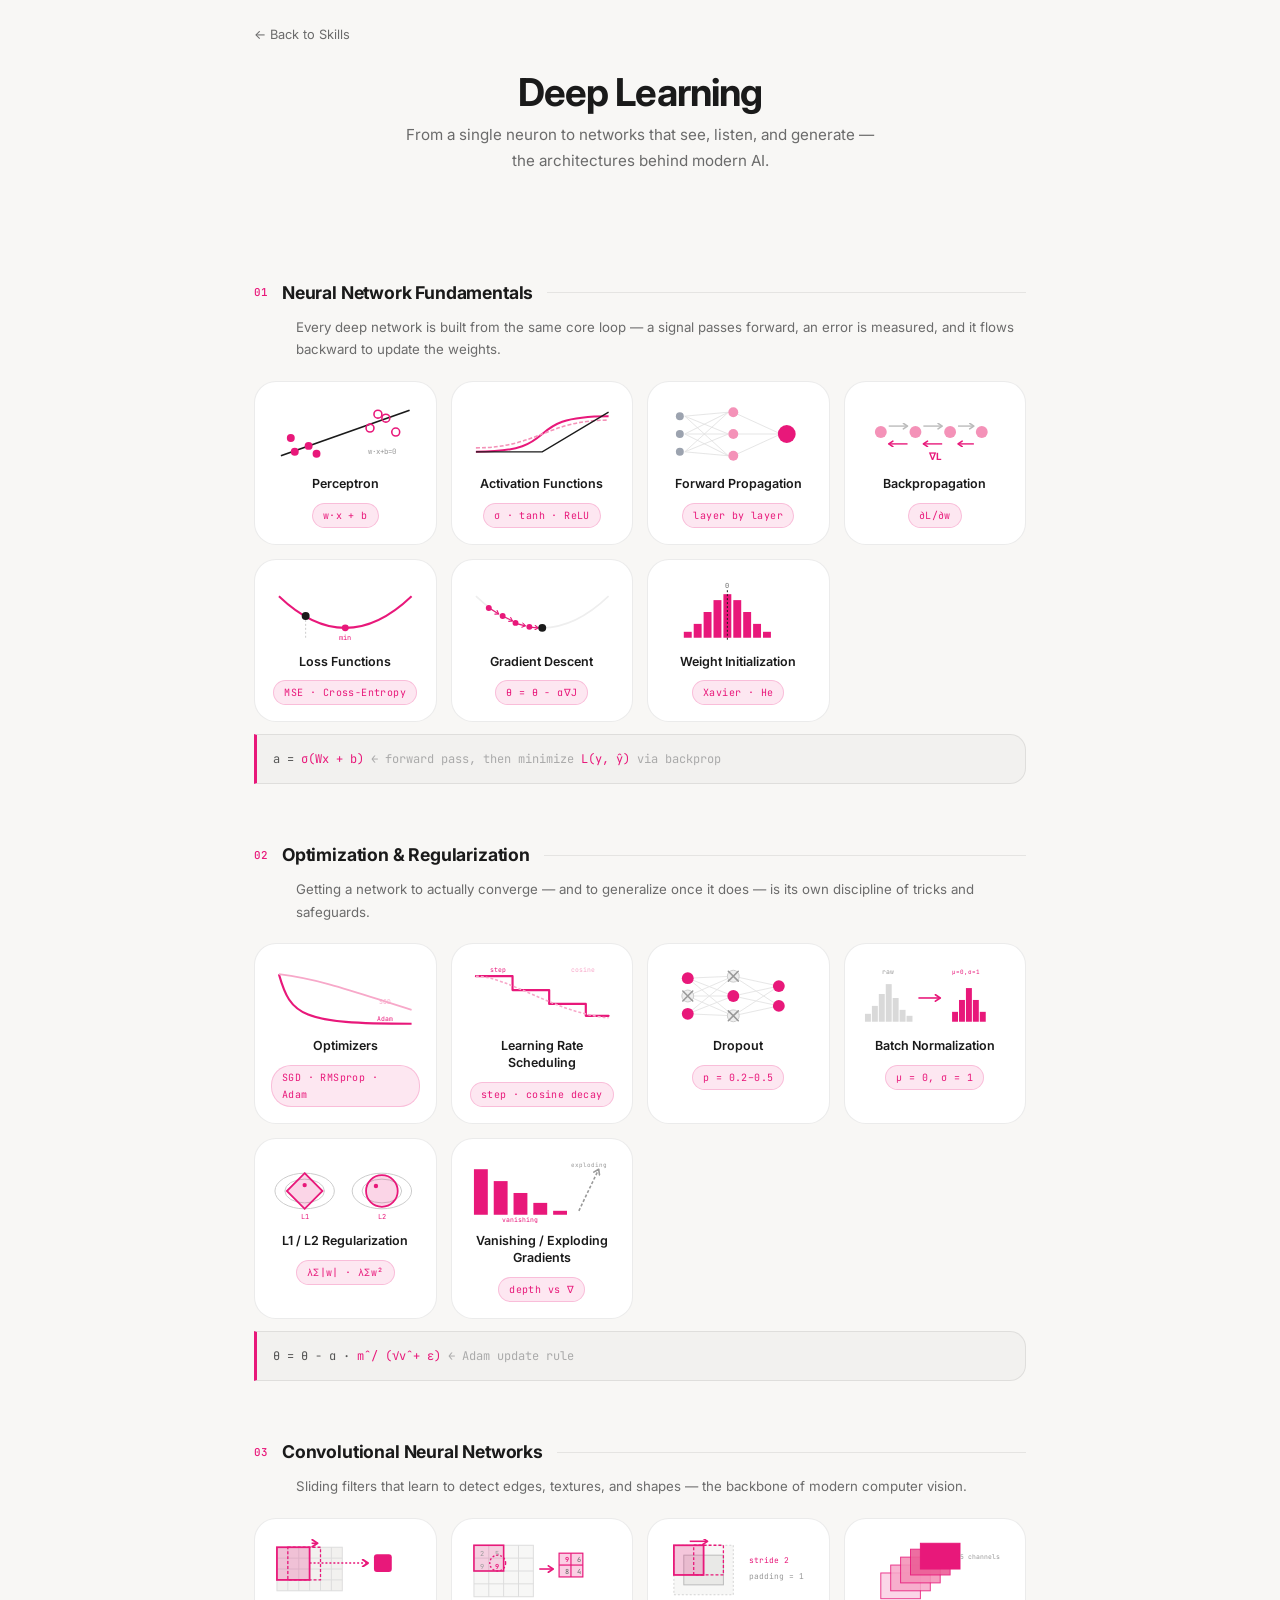
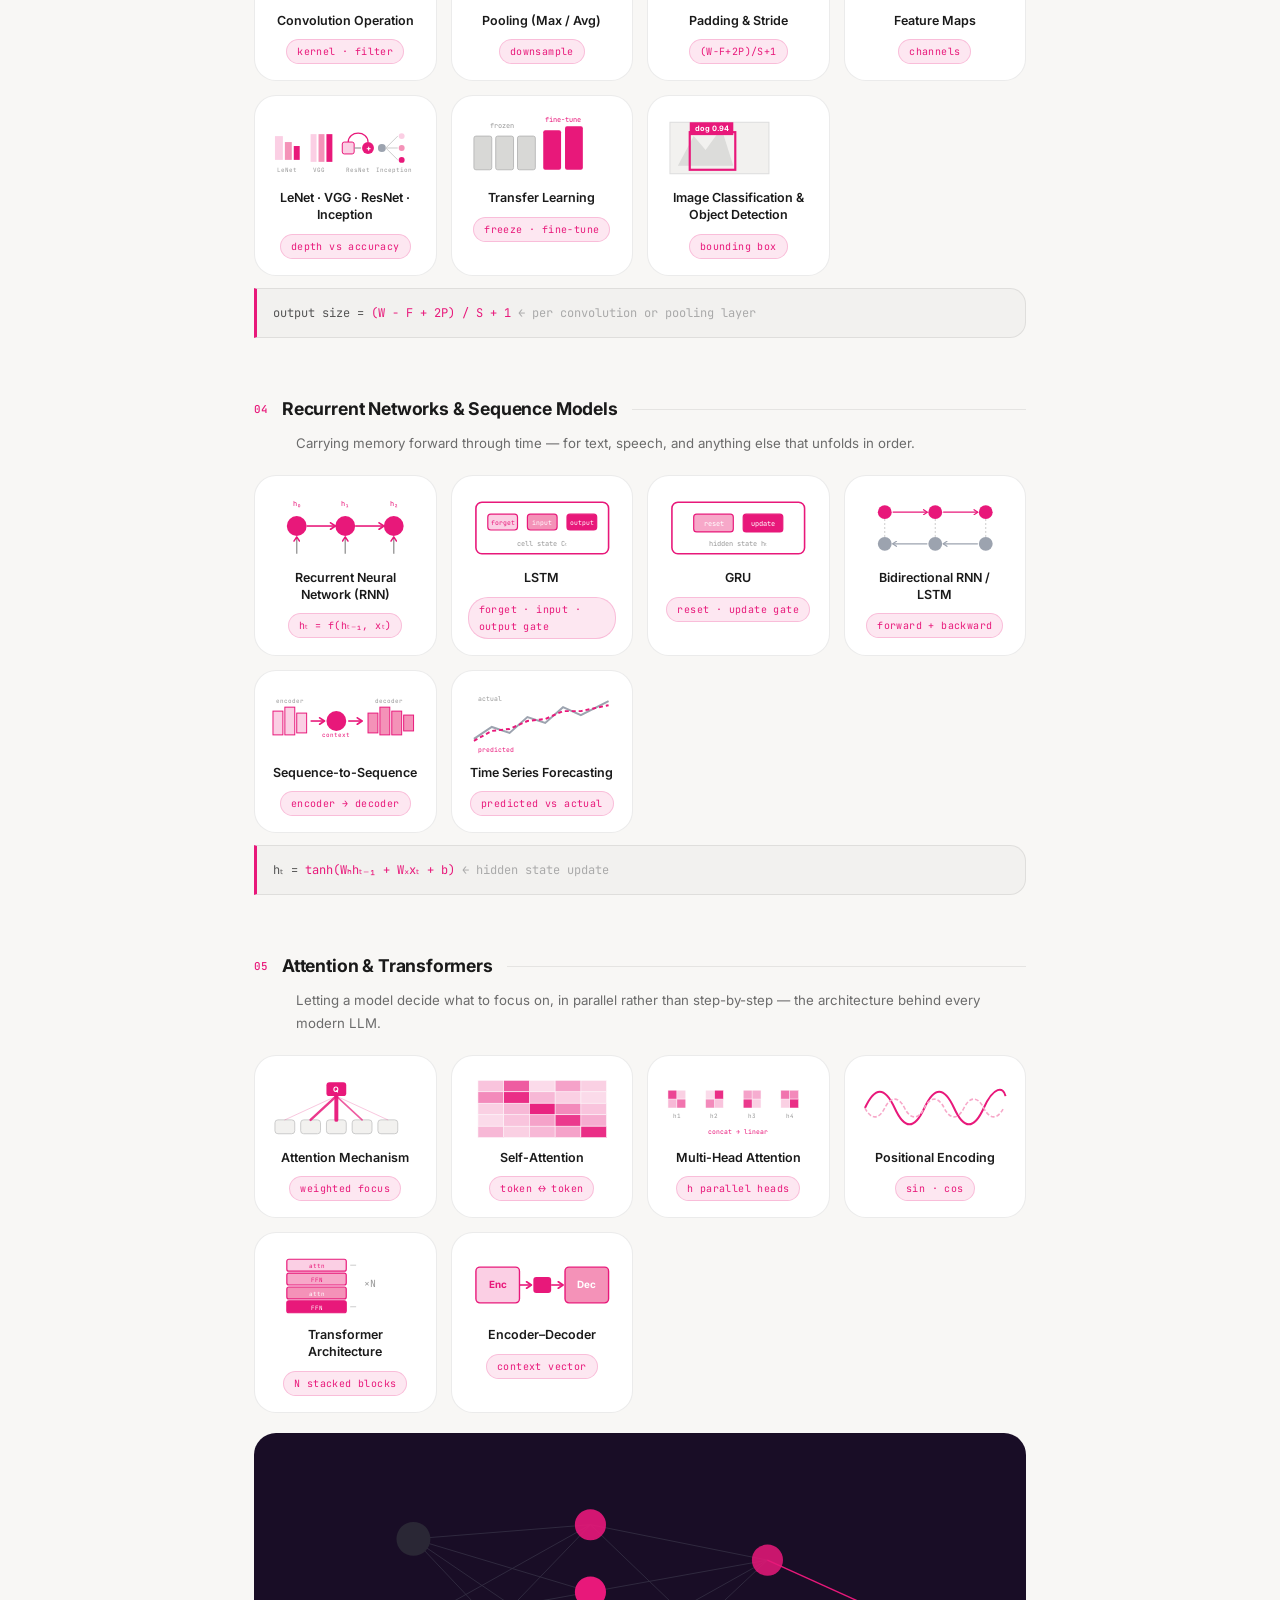
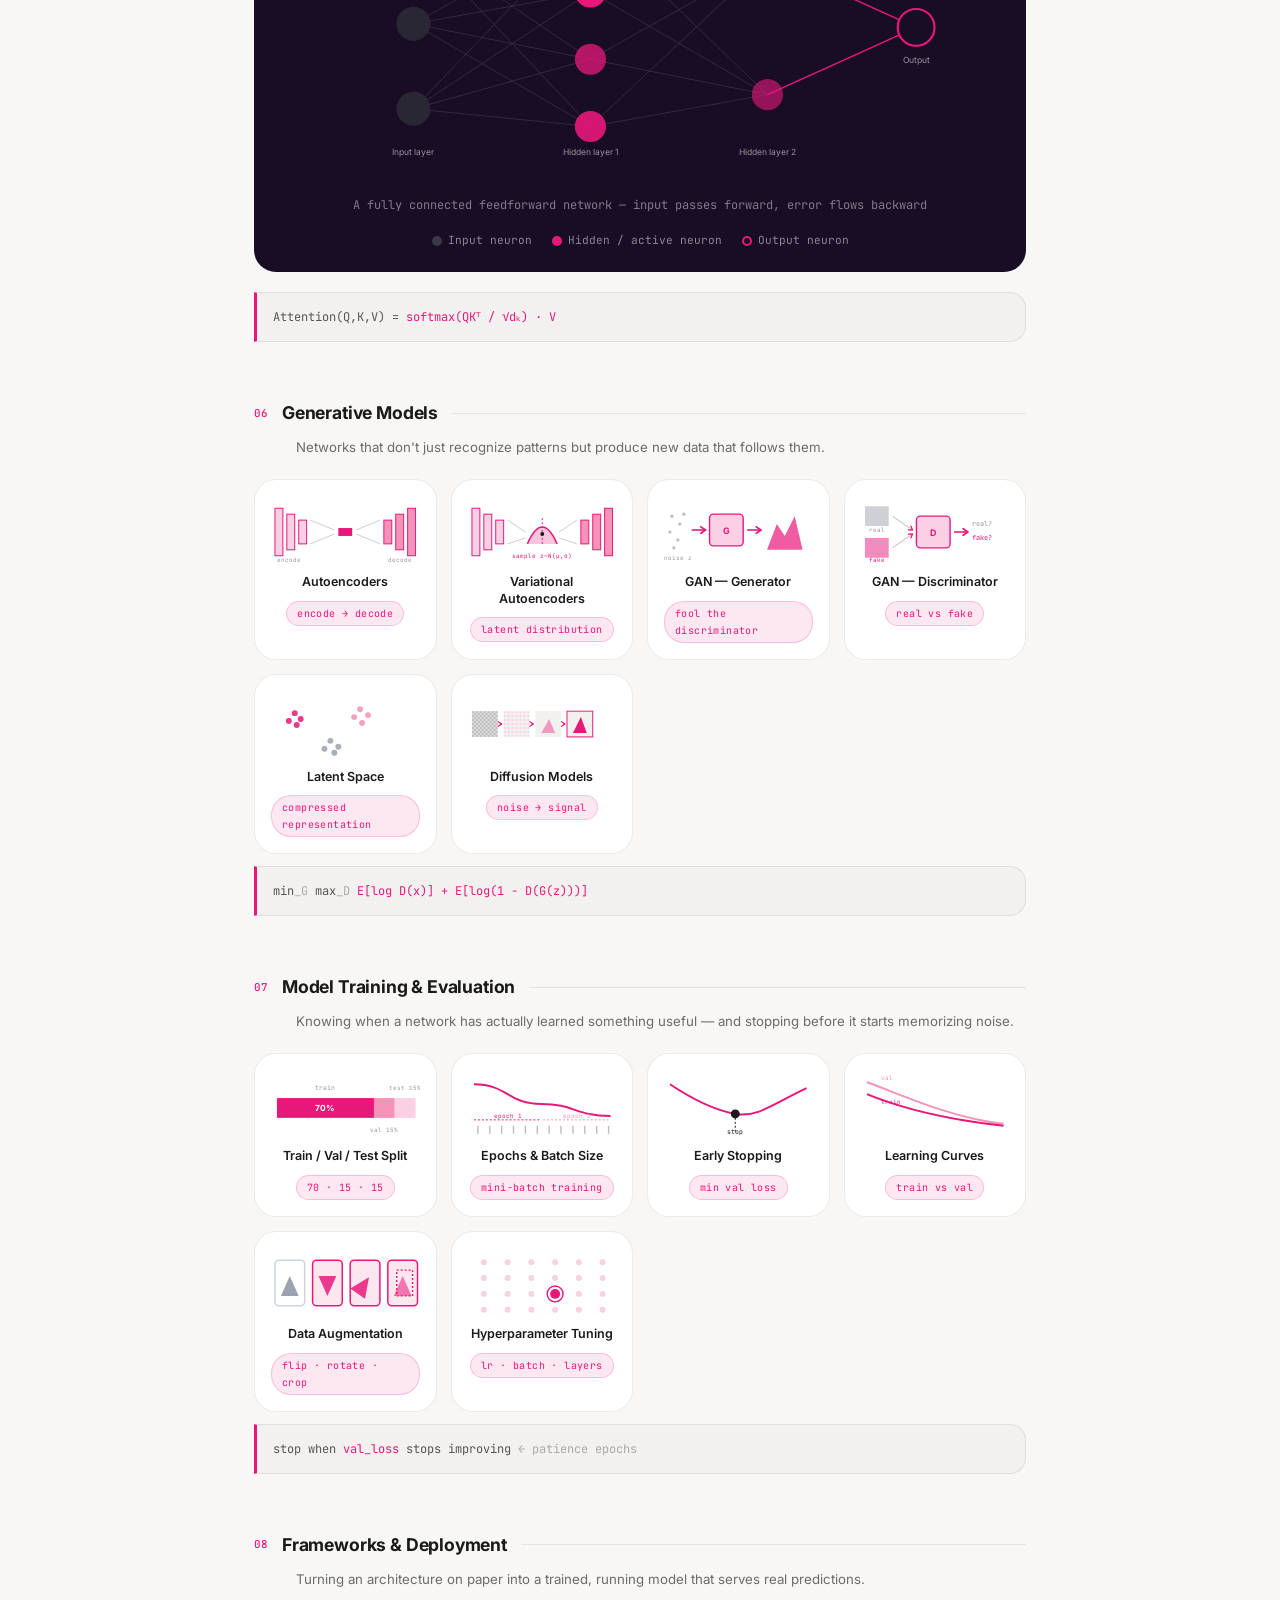
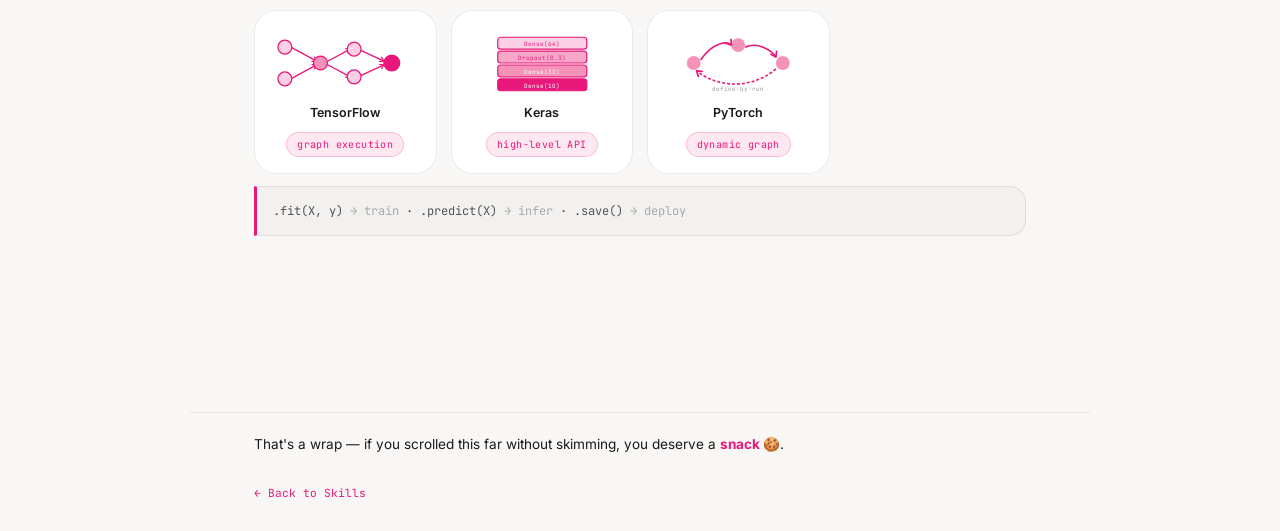
<file: Skills/deep_learning.html>
<!DOCTYPE html>
<html lang="en">
<head>
<meta charset="UTF-8"/>
<meta name="viewport" content="width=device-width, initial-scale=1.0"/>
<title>Deep Learning Skills | Rutuja Patel</title>
<link rel="icon" type="image/svg+xml" href="data:image/svg+xml,%3Csvg xmlns='http://www.w3.org/2000/svg' viewBox='0 0 64 64'%3E%3Cdefs%3E%3ClinearGradient id='g' x1='0%25' y1='0%25' x2='100%25' y2='100%25'%3E%3Cstop offset='0%25' stop-color='%23e8187a'/%3E%3Cstop offset='100%25' stop-color='%23f9004d'/%3E%3C/linearGradient%3E%3C/defs%3E%3Ccircle cx='32' cy='32' r='32' fill='url(%23g)'/%3E%3Ctext x='32' y='42' font-family='Poppins, Arial, sans-serif' font-weight='800' font-size='26' fill='white' text-anchor='middle'%3ERP%3C/text%3E%3C/svg%3E">
<link href="https://fonts.googleapis.com/css2?family=Inter:wght@300;400;500;600;700&family=JetBrains+Mono:wght@400;500&display=swap" rel="stylesheet"/>
<style>
:root{--pk:#e8187a;--pka:rgba(232,24,122,.1);--pkb:rgba(232,24,122,.2);--pkc:rgba(232,24,122,.5);--bg:#f8f7f5;--bg2:#ffffff;--bg3:#f2f1ef;--border:rgba(0,0,0,0.08);--border2:rgba(232,24,122,.25);--text:#1a1a1a;--muted:#6b6b6b;--dim:#aaaaaa;--navy:#190d26;--mono:'JetBrains Mono',monospace;--sans:'Inter',sans-serif;--r:16px;--rl:22px}
*,*::before,*::after{box-sizing:border-box;margin:0;padding:0}
html{scroll-behavior:smooth}
body{background:var(--bg);color:var(--text);font-family:var(--sans);font-size:15px;line-height:1.7}
.backlink{display:block;max-width:900px;margin:0 auto;padding:24px 5% 0;font-family:var(--sans);font-size:.8rem}
.backlink a{color:var(--muted);text-decoration:none}
.backlink a:hover{color:var(--pk)}
.hero{max-width:900px;margin:0 auto;padding:24px 5% 32px;text-align:center}
.eyebrow{font-family:var(--mono);font-size:.68rem;letter-spacing:.14em;text-transform:uppercase;color:var(--pk);margin-bottom:14px;font-weight:500}
.hero h1{font-size:clamp(1.6rem,4vw,2.4rem);font-weight:700;line-height:1.15;letter-spacing:-.025em;color:var(--text);margin-bottom:8px}
.hero-sub{font-size:.95rem;color:var(--muted);max-width:480px;margin:0 auto 40px}
.page{max-width:900px;margin:0 auto;padding:32px 5% 80px}
.sec{margin-bottom:56px}
.sec-head{display:flex;align-items:center;gap:14px;margin-bottom:8px}
.sec-num{font-family:var(--mono);font-size:.68rem;color:var(--pk);font-weight:500}
.sec-title{font-size:1.1rem;font-weight:700;color:var(--text);letter-spacing:-.01em}
.sec-line{flex:1;height:1px;background:var(--border)}
.sec-desc{font-size:.83rem;color:var(--muted);margin-bottom:20px;padding-left:42px}
.grid{display:grid;grid-template-columns:repeat(auto-fill,minmax(160px,1fr));gap:14px}
.card{background:var(--bg2);border:1px solid var(--border);border-radius:var(--rl);padding:20px 16px 16px;display:flex;flex-direction:column;align-items:center;gap:10px;transition:border-color .2s,box-shadow .2s;cursor:default}
.card:hover{border-color:var(--pkb);box-shadow:0 4px 20px rgba(232,24,122,.08)}
.chart-wrap{width:100%;height:64px;position:relative}
.card-label{font-size:12.5px;font-weight:600;color:var(--text);text-align:center;line-height:1.35}
.card-tag{font-size:10px;color:var(--pk);background:var(--pka);border:1px solid var(--pkb);border-radius:20px;padding:3px 10px;font-family:var(--mono);letter-spacing:.04em}
.formula{background:var(--bg3);border:1px solid var(--border);border-left:3px solid var(--pk);border-radius:0 var(--r) var(--r) 0;padding:12px 16px;font-family:var(--mono);font-size:.75rem;color:#555;margin:12px 0;line-height:2}
.formula .c{color:var(--dim)}
.formula .k{color:var(--pk)}
.chart-wrap svg{width:100%;height:100%;display:block}

/* neural net signature panel */
.tree-panel{background:var(--navy);border-radius:var(--rl);padding:28px clamp(8px,3vw,32px) 18px;margin:20px 0}
.tree-panel svg{display:block;width:100%;height:auto}
.tree-caption{text-align:center;font-size:.75rem;color:rgba(255,255,255,.45);font-family:var(--mono);margin-top:8px}
.tree-legend{display:flex;flex-wrap:wrap;justify-content:center;gap:20px;padding:16px 6px 4px;font-size:.7rem;color:rgba(255,255,255,.5);font-family:var(--mono)}
.tree-legend span{display:inline-flex;align-items:center;gap:6px}
.tdot{width:10px;height:10px;border-radius:50%;display:inline-block;flex:none}
.tdot.node{background:#3a3a46}
.tdot.yes{background:var(--pk)}
.tdot.no{background:transparent;border:2px solid var(--pk)}

footer{border-top:1px solid var(--border);padding:28px 5%;display:flex;align-items:center;justify-content:space-between;font-family:var(--mono);font-size:.7rem;color:var(--dim);max-width:900px;margin:0 auto}
footer span{color:var(--pk)}
footer a{color:var(--pk);text-decoration:none}
@media(max-width:600px){.grid{grid-template-columns:repeat(2,1fr)}}
</style>
</head>
<body>

<div class="backlink"><a href="../index.html#features">&larr; Back to Skills</a></div>

<div class="hero">
  <h1>Deep Learning</h1>
  <p class="hero-sub">From a single neuron to networks that see, listen, and generate — the architectures behind modern AI.</p>
</div>

<div class="page">

<!-- 01 NEURAL NETWORK FUNDAMENTALS -->
<div class="sec">
  <div class="sec-head"><span class="sec-num">01</span><div class="sec-title">Neural Network Fundamentals</div><div class="sec-line"></div></div>
  <p class="sec-desc">Every deep network is built from the same core loop — a signal passes forward, an error is measured, and it flows backward to update the weights.</p>
  <div class="grid">
    <div class="card"><div class="chart-wrap">
      <svg viewBox="0 0 150 64" xmlns="http://www.w3.org/2000/svg" role="img" aria-label="Two classes of scattered points separated by a straight decision boundary line">
        <line x1="10" y1="54" x2="140" y2="8" stroke="#1a1a1a" stroke-width="1.8"/>
        <g fill="#e8187a"><circle cx="24" cy="50" r="4"/><circle cx="38" cy="44" r="4"/><circle cx="20" cy="36" r="4"/><circle cx="46" cy="52" r="4"/></g>
        <g fill="none" stroke="#e8187a" stroke-width="1.6"><circle cx="100" cy="26" r="4"/><circle cx="116" cy="16" r="4"/><circle cx="126" cy="30" r="4"/><circle cx="108" cy="12" r="4"/></g>
        <text x="98" y="52" font-family="JetBrains Mono, monospace" font-size="7.5" fill="#999">w·x+b=0</text>
      </svg>
    </div><div class="card-label">Perceptron</div><div class="card-tag">w·x + b</div></div>

    <div class="card"><div class="chart-wrap">
      <svg viewBox="0 0 150 64" xmlns="http://www.w3.org/2000/svg" role="img" aria-label="Sigmoid and tanh S-curves overlaid with a ReLU hinge line">
        <path d="M8,50 C100,50 50,14 142,14" fill="none" stroke="#e8187a" stroke-width="2"/>
        <path d="M8,46 C70,46 80,18 142,18" fill="none" stroke="#f492b8" stroke-width="1.6" stroke-dasharray="4 2"/>
        <path d="M8,50 L75,50 L142,10" fill="none" stroke="#1a1a1a" stroke-width="1.4"/>
      </svg>
    </div><div class="card-label">Activation Functions</div><div class="card-tag">σ · tanh · ReLU</div></div>

    <div class="card"><div class="chart-wrap">
      <svg viewBox="0 0 150 64" xmlns="http://www.w3.org/2000/svg" role="img" aria-label="A signal passing through columns of connected neurons, growing stronger from input to output">
        <g stroke="#ccc" stroke-width="0.8" opacity="0.6">
          <line x1="21" y1="14" x2="65" y2="10"/><line x1="21" y1="14" x2="65" y2="32"/><line x1="21" y1="14" x2="65" y2="54"/>
          <line x1="21" y1="32" x2="65" y2="10"/><line x1="21" y1="32" x2="65" y2="32"/><line x1="21" y1="32" x2="65" y2="54"/>
          <line x1="21" y1="50" x2="65" y2="10"/><line x1="21" y1="50" x2="65" y2="32"/><line x1="21" y1="50" x2="65" y2="54"/>
          <line x1="70" y1="10" x2="118" y2="32"/><line x1="70" y1="32" x2="118" y2="32"/><line x1="70" y1="54" x2="118" y2="32"/>
        </g>
        <g fill="#9ca3af"><circle cx="16" cy="14" r="4"/><circle cx="16" cy="32" r="4"/><circle cx="16" cy="50" r="4"/></g>
        <g fill="#f492b8"><circle cx="70" cy="10" r="5"/><circle cx="70" cy="32" r="5"/><circle cx="70" cy="54" r="5"/></g>
        <circle cx="124" cy="32" r="9" fill="#e8187a"/>
      </svg>
    </div><div class="card-label">Forward Propagation</div><div class="card-tag">layer by layer</div></div>

    <div class="card"><div class="chart-wrap">
      <svg viewBox="0 0 150 64" xmlns="http://www.w3.org/2000/svg" role="img" aria-label="A forward pass arrow chain on top and a backward gradient arrow chain flowing the opposite direction below">
        <defs>
          <marker id="dl1" viewBox="0 0 10 10" refX="8" refY="5" markerWidth="5" markerHeight="5" orient="auto-start-reverse"><path d="M2 1L8 5L2 9" fill="none" stroke="#bbb" stroke-width="2.2" stroke-linecap="round" stroke-linejoin="round"/></marker>
          <marker id="dl2" viewBox="0 0 10 10" refX="8" refY="5" markerWidth="5" markerHeight="5" orient="auto-start-reverse"><path d="M2 1L8 5L2 9" fill="none" stroke="#e8187a" stroke-width="2.2" stroke-linecap="round" stroke-linejoin="round"/></marker>
        </defs>
        <g fill="#f492b8"><circle cx="20" cy="30" r="6"/><circle cx="55" cy="30" r="6"/><circle cx="90" cy="30" r="6"/><circle cx="122" cy="30" r="6"/></g>
        <g stroke="#bbb" stroke-width="1.4" marker-end="url(#dl1)">
          <line x1="28" y1="24" x2="47" y2="24"/>
          <line x1="63" y1="24" x2="82" y2="24"/>
          <line x1="98" y1="24" x2="114" y2="24"/>
        </g>
        <g stroke="#e8187a" stroke-width="1.4" marker-end="url(#dl2)">
          <line x1="114" y1="42" x2="98" y2="42"/>
          <line x1="82" y1="42" x2="63" y2="42"/>
          <line x1="47" y1="42" x2="28" y2="42"/>
        </g>
        <text x="75" y="58" text-anchor="middle" font-family="Inter, sans-serif" font-weight="700" font-size="10" fill="#e8187a">∇L</text>
      </svg>
    </div><div class="card-label">Backpropagation</div><div class="card-tag">∂L/∂w</div></div>

    <div class="card"><div class="chart-wrap">
      <svg viewBox="0 0 150 64" xmlns="http://www.w3.org/2000/svg" role="img" aria-label="A loss curve descending toward a minimum with the current point marked partway down the slope">
        <path d="M8,16 Q75,80 142,16" fill="none" stroke="#e8187a" stroke-width="2"/>
        <line x1="35" y1="36" x2="35" y2="60" stroke="#ccc" stroke-width="1" stroke-dasharray="2 2"/>
        <circle cx="35" cy="36" r="4" fill="#1a1a1a"/>
        <circle cx="75" cy="48" r="3.5" fill="#e8187a"/>
        <text x="75" y="60" text-anchor="middle" font-family="JetBrains Mono, monospace" font-size="7" fill="#e8187a">min</text>
      </svg>
    </div><div class="card-label">Loss Functions</div><div class="card-tag">MSE · Cross-Entropy</div></div>

    <div class="card"><div class="chart-wrap">
      <svg viewBox="0 0 150 64" xmlns="http://www.w3.org/2000/svg" role="img" aria-label="Gradient descent steps rolling down a loss curve toward the minimum">
        <defs><marker id="dl3" viewBox="0 0 10 10" refX="8" refY="5" markerWidth="4.5" markerHeight="4.5" orient="auto-start-reverse"><path d="M2 1L8 5L2 9" fill="none" stroke="#e8187a" stroke-width="2" stroke-linecap="round" stroke-linejoin="round"/></marker></defs>
        <path d="M8,16 Q75,80 142,16" fill="none" stroke="#eee" stroke-width="1.6"/>
        <g stroke="#e8187a" stroke-width="1.2" marker-end="url(#dl3)">
          <line x1="23" y1="29" x2="31" y2="34"/>
          <line x1="37" y1="37" x2="45" y2="41"/>
          <line x1="50" y1="44" x2="58" y2="46"/>
          <line x1="64" y1="47.5" x2="71" y2="48"/>
        </g>
        <g fill="#e8187a">
          <circle cx="21" cy="28" r="3"/><circle cx="35" cy="36" r="3"/><circle cx="48" cy="43" r="3"/><circle cx="62" cy="47" r="3"/>
        </g>
        <circle cx="75" cy="48" r="4" fill="#1a1a1a"/>
      </svg>
    </div><div class="card-label">Gradient Descent</div><div class="card-tag">θ = θ − α∇J</div></div>

    <div class="card"><div class="chart-wrap">
      <svg viewBox="0 0 150 64" xmlns="http://www.w3.org/2000/svg" role="img" aria-label="A histogram of initial weight values forming a small bell shape centered near zero">
        <g fill="#e8187a">
          <rect x="20" y="52" width="8" height="6"/>
          <rect x="30" y="44" width="8" height="14"/>
          <rect x="40" y="32" width="8" height="26"/>
          <rect x="50" y="20" width="8" height="38"/>
          <rect x="60" y="14" width="8" height="44"/>
          <rect x="70" y="20" width="8" height="38"/>
          <rect x="80" y="32" width="8" height="26"/>
          <rect x="90" y="44" width="8" height="14"/>
          <rect x="100" y="52" width="8" height="6"/>
        </g>
        <line x1="64" y1="10" x2="64" y2="60" stroke="#1a1a1a" stroke-width="1" stroke-dasharray="2 2"/>
        <text x="64" y="8" text-anchor="middle" font-family="JetBrains Mono, monospace" font-size="7" fill="#666">0</text>
      </svg>
    </div><div class="card-label">Weight Initialization</div><div class="card-tag">Xavier · He</div></div>
  </div>
  <div class="formula">a = <span class="k">σ(Wx + b)</span> <span class="c">← forward pass, then minimize</span> <span class="k">L(y, ŷ)</span> <span class="c">via backprop</span></div>
</div>

<!-- 02 OPTIMIZATION & REGULARIZATION -->
<div class="sec">
  <div class="sec-head"><span class="sec-num">02</span><div class="sec-title">Optimization &amp; Regularization</div><div class="sec-line"></div></div>
  <p class="sec-desc">Getting a network to actually converge — and to generalize once it does — is its own discipline of tricks and safeguards.</p>
  <div class="grid">
    <div class="card"><div class="chart-wrap">
      <svg viewBox="0 0 150 64" xmlns="http://www.w3.org/2000/svg" role="img" aria-label="Adam optimizer converging faster than plain SGD across training iterations">
        <path d="M8,10 C20,52 30,60 142,60" fill="none" stroke="#e8187a" stroke-width="2.2"/>
        <path d="M8,10 C55,16 90,30 142,46" fill="none" stroke="#f7a8c9" stroke-width="1.8"/>
        <text x="115" y="57" text-anchor="middle" font-family="JetBrains Mono, monospace" font-size="6.5" fill="#e8187a">Adam</text>
        <text x="115" y="40" text-anchor="middle" font-family="JetBrains Mono, monospace" font-size="6.5" fill="#f7a8c9">SGD</text>
      </svg>
    </div><div class="card-label">Optimizers</div><div class="card-tag">SGD · RMSprop · Adam</div></div>

    <div class="card"><div class="chart-wrap">
      <svg viewBox="0 0 150 64" xmlns="http://www.w3.org/2000/svg" role="img" aria-label="Learning rate decaying in steps, compared with a smooth cosine decay curve">
        <path d="M8,12 H45 V26 H82 V40 H119 V52 H142" fill="none" stroke="#e8187a" stroke-width="2.2" stroke-linejoin="round" stroke-linecap="round"/>
        <path d="M8,12 C40,12 90,50 142,54" fill="none" stroke="#f7a8c9" stroke-width="1.6" stroke-dasharray="3 2"/>
        <text x="22" y="8" font-family="JetBrains Mono, monospace" font-size="6.5" fill="#e8187a">step</text>
        <text x="128" y="8" text-anchor="end" font-family="JetBrains Mono, monospace" font-size="6.5" fill="#f7a8c9">cosine</text>
      </svg>
    </div><div class="card-label">Learning Rate Scheduling</div><div class="card-tag">step · cosine decay</div></div>

    <div class="card"><div class="chart-wrap">
      <svg viewBox="0 0 150 64" xmlns="http://www.w3.org/2000/svg" role="img" aria-label="A small neural network with some neurons dropped out and crossed during training">
        <g stroke="#ddd" stroke-width="1" opacity="0.7">
          <line x1="24" y1="14" x2="70" y2="12"/><line x1="24" y1="14" x2="70" y2="32"/><line x1="24" y1="14" x2="70" y2="52"/>
          <line x1="24" y1="32" x2="70" y2="12"/><line x1="24" y1="32" x2="70" y2="32"/><line x1="24" y1="32" x2="70" y2="52"/>
          <line x1="24" y1="50" x2="70" y2="12"/><line x1="24" y1="50" x2="70" y2="32"/><line x1="24" y1="50" x2="70" y2="52"/>
          <line x1="70" y1="12" x2="116" y2="22"/><line x1="70" y1="32" x2="116" y2="22"/><line x1="70" y1="52" x2="116" y2="22"/>
          <line x1="70" y1="12" x2="116" y2="42"/><line x1="70" y1="32" x2="116" y2="42"/><line x1="70" y1="52" x2="116" y2="42"/>
        </g>
        <g fill="#e8187a"><circle cx="24" cy="14" r="6"/><circle cx="24" cy="50" r="6"/></g>
        <circle cx="24" cy="32" r="6" fill="#eee" stroke="#ccc" stroke-width="1"/>
        <path d="M19,27 L29,37 M29,27 L19,37" stroke="#999" stroke-width="1.6" stroke-linecap="round"/>
        <circle cx="70" cy="32" r="6" fill="#e8187a"/>
        <circle cx="70" cy="12" r="6" fill="#eee" stroke="#ccc" stroke-width="1"/>
        <path d="M65,7 L75,17 M75,7 L65,17" stroke="#999" stroke-width="1.6" stroke-linecap="round"/>
        <circle cx="70" cy="52" r="6" fill="#eee" stroke="#ccc" stroke-width="1"/>
        <path d="M65,47 L75,57 M75,47 L65,57" stroke="#999" stroke-width="1.6" stroke-linecap="round"/>
        <g fill="#e8187a"><circle cx="116" cy="22" r="6"/><circle cx="116" cy="42" r="6"/></g>
      </svg>
    </div><div class="card-label">Dropout</div><div class="card-tag">p = 0.2–0.5</div></div>

    <div class="card"><div class="chart-wrap">
      <svg viewBox="0 0 150 64" xmlns="http://www.w3.org/2000/svg" role="img" aria-label="A wide skewed distribution of activations rescaled into a narrow distribution centered at zero">
        <defs><marker id="dl4" viewBox="0 0 10 10" refX="8" refY="5" markerWidth="5" markerHeight="5" orient="auto-start-reverse"><path d="M2 1L8 5L2 9" fill="none" stroke="#e8187a" stroke-width="2.2" stroke-linecap="round" stroke-linejoin="round"/></marker></defs>
        <g fill="#d9d9d9">
          <rect x="4" y="50" width="6" height="8"/><rect x="11" y="42" width="6" height="16"/><rect x="18" y="30" width="6" height="28"/><rect x="25" y="20" width="6" height="38"/><rect x="32" y="34" width="6" height="24"/><rect x="39" y="46" width="6" height="12"/><rect x="46" y="52" width="6" height="6"/>
        </g>
        <text x="27" y="10" text-anchor="middle" font-family="JetBrains Mono, monospace" font-size="6.5" fill="#999">raw</text>
        <line x1="58" y1="34" x2="80" y2="34" stroke="#e8187a" stroke-width="1.6" marker-end="url(#dl4)"/>
        <g fill="#e8187a">
          <rect x="92" y="48" width="6" height="10"/><rect x="99" y="36" width="6" height="22"/><rect x="106" y="24" width="6" height="34"/><rect x="113" y="36" width="6" height="22"/><rect x="120" y="48" width="6" height="10"/>
        </g>
        <text x="106" y="10" text-anchor="middle" font-family="JetBrains Mono, monospace" font-size="6" fill="#e8187a">μ=0,σ=1</text>
      </svg>
    </div><div class="card-label">Batch Normalization</div><div class="card-tag">μ = 0, σ = 1</div></div>

    <div class="card"><div class="chart-wrap">
      <svg viewBox="0 0 150 64" xmlns="http://www.w3.org/2000/svg" role="img" aria-label="An L1 diamond constraint region and an L2 circle constraint region each touched by loss contour ellipses">
        <g>
          <ellipse cx="34" cy="32" rx="30" ry="18" fill="none" stroke="#ccc" stroke-width="1"/>
          <ellipse cx="34" cy="32" rx="20" ry="12" fill="none" stroke="#ccc" stroke-width="1"/>
          <path d="M34,14 L52,32 L34,50 L16,32 Z" fill="rgba(232,24,122,0.18)" stroke="#e8187a" stroke-width="1.8"/>
          <circle cx="34" cy="26" r="2.2" fill="#e8187a"/>
          <text x="34" y="60" text-anchor="middle" font-family="JetBrains Mono, monospace" font-size="7" fill="#e8187a">L1</text>
        </g>
        <g>
          <ellipse cx="112" cy="32" rx="30" ry="18" fill="none" stroke="#ccc" stroke-width="1"/>
          <ellipse cx="112" cy="32" rx="20" ry="12" fill="none" stroke="#ccc" stroke-width="1"/>
          <circle cx="112" cy="32" r="16" fill="rgba(232,24,122,0.18)" stroke="#e8187a" stroke-width="1.8"/>
          <circle cx="106" cy="27" r="2.2" fill="#e8187a"/>
          <text x="112" y="60" text-anchor="middle" font-family="JetBrains Mono, monospace" font-size="7" fill="#e8187a">L2</text>
        </g>
      </svg>
    </div><div class="card-label">L1 / L2 Regularization</div><div class="card-tag">λΣ|w| · λΣw²</div></div>

    <div class="card"><div class="chart-wrap">
      <svg viewBox="0 0 150 64" xmlns="http://www.w3.org/2000/svg" role="img" aria-label="Gradient magnitude bars shrinking toward zero across deeper layers, with an exploding gradient arrow shown for contrast">
        <defs><marker id="dl5" viewBox="0 0 10 10" refX="8" refY="5" markerWidth="5" markerHeight="5" orient="auto-start-reverse"><path d="M2 1L8 5L2 9" fill="none" stroke="#999" stroke-width="2" stroke-linecap="round" stroke-linejoin="round"/></marker></defs>
        <g fill="#e8187a">
          <rect x="6" y="10" width="14" height="46"/>
          <rect x="26" y="22" width="14" height="34"/>
          <rect x="46" y="34" width="14" height="22"/>
          <rect x="66" y="44" width="14" height="12"/>
          <rect x="86" y="52" width="14" height="4"/>
        </g>
        <text x="53" y="63" text-anchor="middle" font-family="JetBrains Mono, monospace" font-size="6.5" fill="#e8187a">vanishing</text>
        <line x1="112" y1="52" x2="132" y2="10" stroke="#999" stroke-width="1.6" stroke-dasharray="3 2" marker-end="url(#dl5)"/>
        <text x="122" y="8" text-anchor="middle" font-family="JetBrains Mono, monospace" font-size="6" fill="#999">exploding</text>
      </svg>
    </div><div class="card-label">Vanishing / Exploding Gradients</div><div class="card-tag">depth vs ∇</div></div>
  </div>
  <div class="formula">θ = θ − α · <span class="k">m̂ / (√v̂ + ε)</span> <span class="c">← Adam update rule</span></div>
</div>

<!-- 03 CNN -->
<div class="sec">
  <div class="sec-head"><span class="sec-num">03</span><div class="sec-title">Convolutional Neural Networks</div><div class="sec-line"></div></div>
  <p class="sec-desc">Sliding filters that learn to detect edges, textures, and shapes — the backbone of modern computer vision.</p>
  <div class="grid">
    <div class="card"><div class="chart-wrap">
      <svg viewBox="0 0 150 64" xmlns="http://www.w3.org/2000/svg" role="img" aria-label="A 3 by 3 kernel sliding across a pixel grid and producing one output value">
        <defs><marker id="dl6" viewBox="0 0 10 10" refX="8" refY="5" markerWidth="5.5" markerHeight="5.5" orient="auto-start-reverse"><path d="M2 1L8 5L2 9" fill="none" stroke="#e8187a" stroke-width="2.2" stroke-linecap="round" stroke-linejoin="round"/></marker></defs>
        <rect x="6" y="8" width="66" height="44" fill="#f2f1ef" stroke="#ddd" stroke-width="1"/>
        <g stroke="#ddd" stroke-width="1">
          <line x1="17" y1="8" x2="17" y2="52"/><line x1="28" y1="8" x2="28" y2="52"/><line x1="39" y1="8" x2="39" y2="52"/><line x1="50" y1="8" x2="50" y2="52"/><line x1="61" y1="8" x2="61" y2="52"/>
          <line x1="6" y1="19" x2="72" y2="19"/><line x1="6" y1="30" x2="72" y2="30"/><line x1="6" y1="41" x2="72" y2="41"/>
        </g>
        <rect x="6" y="8" width="33" height="33" fill="rgba(232,24,122,0.22)" stroke="#e8187a" stroke-width="1.8"/>
        <rect x="17" y="8" width="33" height="33" fill="none" stroke="#e8187a" stroke-width="1.3" stroke-dasharray="3 2"/>
        <line x1="41" y1="4" x2="47" y2="4" stroke="#e8187a" stroke-width="1.6" marker-end="url(#dl6)"/>
        <line x1="39" y1="24" x2="98" y2="24" stroke="#e8187a" stroke-width="1.6" stroke-dasharray="2 2" marker-end="url(#dl6)"/>
        <rect x="104" y="15" width="18" height="18" rx="3" fill="#e8187a"/>
      </svg>
    </div><div class="card-label">Convolution Operation</div><div class="card-tag">kernel · filter</div></div>

    <div class="card"><div class="chart-wrap">
      <svg viewBox="0 0 150 64" xmlns="http://www.w3.org/2000/svg" role="img" aria-label="A 4 by 4 feature map downsampled by 2 by 2 max pooling into a 2 by 2 output, keeping the highest value in each block">
        <defs><marker id="dl7" viewBox="0 0 10 10" refX="8" refY="5" markerWidth="5" markerHeight="5" orient="auto-start-reverse"><path d="M2 1L8 5L2 9" fill="none" stroke="#e8187a" stroke-width="2.2" stroke-linecap="round" stroke-linejoin="round"/></marker></defs>
        <g stroke="#ddd" stroke-width="1">
          <rect x="6" y="6" width="60" height="52" fill="#f7f7f6"/>
          <line x1="21" y1="6" x2="21" y2="58"/><line x1="36" y1="6" x2="36" y2="58"/><line x1="51" y1="6" x2="51" y2="58"/>
          <line x1="6" y1="19" x2="66" y2="19"/><line x1="6" y1="32" x2="66" y2="32"/><line x1="6" y1="45" x2="66" y2="45"/>
        </g>
        <rect x="6" y="6" width="30" height="26" fill="rgba(232,24,122,0.18)" stroke="#e8187a" stroke-width="1.6"/>
        <text x="12" y="17" font-family="JetBrains Mono, monospace" font-size="7" fill="#999">2</text>
        <text x="27" y="17" font-family="JetBrains Mono, monospace" font-size="7" fill="#999">5</text>
        <text x="12" y="30" font-family="JetBrains Mono, monospace" font-size="7" fill="#999">9</text>
        <text x="27" y="30" font-family="JetBrains Mono, monospace" font-size="7" fill="#e8187a" font-weight="700">9</text>
        <circle cx="30" cy="24" r="8" fill="none" stroke="#e8187a" stroke-width="1.4" stroke-dasharray="2 2"/>
        <line x1="72" y1="30" x2="86" y2="30" stroke="#e8187a" stroke-width="1.6" marker-end="url(#dl7)"/>
        <g stroke="#e8187a" stroke-width="1.2">
          <rect x="92" y="14" width="24" height="24" fill="#fbcfe4"/>
          <line x1="104" y1="14" x2="104" y2="38"/><line x1="92" y1="26" x2="116" y2="26"/>
        </g>
        <text x="98" y="23" font-family="JetBrains Mono, monospace" font-size="7" fill="#e8187a" font-weight="700">9</text>
        <text x="110" y="23" font-family="JetBrains Mono, monospace" font-size="7" fill="#666">6</text>
        <text x="98" y="35" font-family="JetBrains Mono, monospace" font-size="7" fill="#666">8</text>
        <text x="110" y="35" font-family="JetBrains Mono, monospace" font-size="7" fill="#666">4</text>
      </svg>
    </div><div class="card-label">Pooling (Max / Avg)</div><div class="card-tag">downsample</div></div>

    <div class="card"><div class="chart-wrap">
      <svg viewBox="0 0 150 64" xmlns="http://www.w3.org/2000/svg" role="img" aria-label="A padded border added around an image grid, with a kernel jumping two cells at a time across it">
        <defs><marker id="dl8" viewBox="0 0 10 10" refX="8" refY="5" markerWidth="5" markerHeight="5" orient="auto-start-reverse"><path d="M2 1L8 5L2 9" fill="none" stroke="#e8187a" stroke-width="2" stroke-linecap="round" stroke-linejoin="round"/></marker></defs>
        <rect x="10" y="6" width="60" height="50" fill="#f7f7f6" stroke="#d4d4d4" stroke-width="1" stroke-dasharray="2 2"/>
        <rect x="20" y="16" width="40" height="30" fill="#e9e9e7" stroke="#bbb" stroke-width="1"/>
        <rect x="10" y="6" width="30" height="30" fill="rgba(232,24,122,0.22)" stroke="#e8187a" stroke-width="1.8"/>
        <rect x="30" y="6" width="30" height="30" fill="none" stroke="#e8187a" stroke-width="1.3" stroke-dasharray="3 2"/>
        <line x1="26" y1="2" x2="44" y2="2" stroke="#e8187a" stroke-width="1.6" marker-end="url(#dl8)"/>
        <text x="86" y="24" font-family="JetBrains Mono, monospace" font-size="8" fill="#e8187a">stride 2</text>
        <text x="86" y="40" font-family="JetBrains Mono, monospace" font-size="8" fill="#999">padding = 1</text>
      </svg>
    </div><div class="card-label">Padding &amp; Stride</div><div class="card-tag">(W−F+2P)/S+1</div></div>

    <div class="card"><div class="chart-wrap">
      <svg viewBox="0 0 150 64" xmlns="http://www.w3.org/2000/svg" role="img" aria-label="Multiple stacked feature map channels layered behind each other, each a different learned filter response">
        <g stroke="#e8187a" stroke-width="1">
          <rect x="20" y="34" width="40" height="26" fill="#fbcfe4" opacity="0.85"/>
          <rect x="30" y="26" width="40" height="26" fill="#f7a8c9" opacity="0.85"/>
          <rect x="40" y="18" width="40" height="26" fill="#f492b8" opacity="0.88"/>
          <rect x="50" y="10" width="40" height="26" fill="#ec5f97" opacity="0.9"/>
          <rect x="60" y="4" width="40" height="26" fill="#e8187a"/>
        </g>
        <text x="100" y="20" font-family="JetBrains Mono, monospace" font-size="6.5" fill="#999">5 channels</text>
      </svg>
    </div><div class="card-label">Feature Maps</div><div class="card-tag">channels</div></div>

    <div class="card"><div class="chart-wrap">
      <svg viewBox="0 0 150 64" xmlns="http://www.w3.org/2000/svg" role="img" aria-label="Four small icons representing LeNet, VGG, ResNet and Inception architectures side by side">
        <g>
          <rect x="4" y="20" width="8" height="24" fill="#fbcfe4"/>
          <rect x="14" y="26" width="7" height="18" fill="#f492b8"/>
          <rect x="23" y="30" width="6" height="14" fill="#e8187a"/>
          <text x="16" y="56" text-anchor="middle" font-family="JetBrains Mono, monospace" font-size="6" fill="#999">LeNet</text>
        </g>
        <g>
          <rect x="40" y="18" width="6" height="28" fill="#fbcfe4"/>
          <rect x="48" y="18" width="6" height="28" fill="#f492b8"/>
          <rect x="56" y="18" width="6" height="28" fill="#e8187a"/>
          <text x="49" y="56" text-anchor="middle" font-family="JetBrains Mono, monospace" font-size="6" fill="#999">VGG</text>
        </g>
        <g>
          <rect x="72" y="26" width="12" height="12" rx="2" fill="#fbcfe4" stroke="#e8187a" stroke-width="1"/>
          <circle cx="98" cy="32" r="6" fill="#e8187a"/>
          <text x="98" y="35" text-anchor="middle" font-family="Inter, sans-serif" font-weight="700" font-size="8" fill="#fff">+</text>
          <path d="M78,26 C78,14 98,14 98,26" fill="none" stroke="#e8187a" stroke-width="1.3"/>
          <line x1="84" y1="32" x2="91" y2="32" stroke="#999" stroke-width="1.2"/>
          <text x="88" y="56" text-anchor="middle" font-family="JetBrains Mono, monospace" font-size="6" fill="#999">ResNet</text>
        </g>
        <g>
          <circle cx="112" cy="32" r="4" fill="#9ca3af"/>
          <line x1="116" y1="32" x2="128" y2="20" stroke="#ccc" stroke-width="1"/>
          <line x1="116" y1="32" x2="128" y2="32" stroke="#ccc" stroke-width="1"/>
          <line x1="116" y1="32" x2="128" y2="44" stroke="#ccc" stroke-width="1"/>
          <circle cx="132" cy="20" r="3" fill="#fbcfe4"/><circle cx="132" cy="32" r="3" fill="#f492b8"/><circle cx="132" cy="44" r="3" fill="#e8187a"/>
          <text x="124" y="56" text-anchor="middle" font-family="JetBrains Mono, monospace" font-size="6" fill="#999">Inception</text>
        </g>
      </svg>
    </div><div class="card-label">LeNet · VGG · ResNet · Inception</div><div class="card-tag">depth vs accuracy</div></div>

    <div class="card"><div class="chart-wrap">
      <svg viewBox="0 0 150 64" xmlns="http://www.w3.org/2000/svg" role="img" aria-label="Early backbone layers frozen and gray, later layers fine-tuned and colored pink">
        <g fill="#d8d8d6" stroke="#bbb" stroke-width="1">
          <rect x="6" y="20" width="18" height="34" rx="2"/><rect x="28" y="20" width="18" height="34" rx="2"/><rect x="50" y="20" width="18" height="34" rx="2"/>
        </g>
        <g fill="#e8187a">
          <rect x="76" y="14" width="18" height="40" rx="2"/><rect x="98" y="10" width="18" height="44" rx="2"/>
        </g>
        <text x="34" y="12" text-anchor="middle" font-family="JetBrains Mono, monospace" font-size="7" fill="#999">frozen</text>
        <text x="96" y="6" text-anchor="middle" font-family="JetBrains Mono, monospace" font-size="7" fill="#e8187a">fine-tune</text>
      </svg>
    </div><div class="card-label">Transfer Learning</div><div class="card-tag">freeze · fine-tune</div></div>

    <div class="card"><div class="chart-wrap">
      <svg viewBox="0 0 150 64" xmlns="http://www.w3.org/2000/svg" role="img" aria-label="An image with a bounding box drawn around a detected object and a predicted class label with confidence score">
        <rect x="6" y="6" width="100" height="52" fill="#f2f1ef" stroke="#ddd"/>
        <path d="M14,50 L30,20 L42,34 L58,12 L70,50 Z" fill="#dcdcda"/>
        <rect x="26" y="16" width="46" height="38" fill="none" stroke="#e8187a" stroke-width="2.2"/>
        <rect x="26" y="6" width="44" height="13" fill="#e8187a"/>
        <text x="48" y="15" text-anchor="middle" font-family="Inter, sans-serif" font-weight="700" font-size="7.5" fill="#fff">dog 0.94</text>
      </svg>
    </div><div class="card-label">Image Classification &amp; Object Detection</div><div class="card-tag">bounding box</div></div>
  </div>
  <div class="formula">output size = <span class="k">(W − F + 2P) / S + 1</span> <span class="c">← per convolution or pooling layer</span></div>
</div>

<!-- 04 RNN / SEQUENCE MODELS -->
<div class="sec">
  <div class="sec-head"><span class="sec-num">04</span><div class="sec-title">Recurrent Networks &amp; Sequence Models</div><div class="sec-line"></div></div>
  <p class="sec-desc">Carrying memory forward through time — for text, speech, and anything else that unfolds in order.</p>
  <div class="grid">
    <div class="card"><div class="chart-wrap">
      <svg viewBox="0 0 150 64" xmlns="http://www.w3.org/2000/svg" role="img" aria-label="A hidden state passed forward across time steps, each step also taking a new input">
        <defs><marker id="dl9" viewBox="0 0 10 10" refX="8" refY="5" markerWidth="5" markerHeight="5" orient="auto-start-reverse"><path d="M2 1L8 5L2 9" fill="none" stroke="#e8187a" stroke-width="2.2" stroke-linecap="round" stroke-linejoin="round"/></marker></defs>
        <g fill="#e8187a">
          <circle cx="26" cy="30" r="10"/><circle cx="75" cy="30" r="10"/><circle cx="124" cy="30" r="10"/>
        </g>
        <g stroke="#e8187a" stroke-width="1.6" marker-end="url(#dl9)">
          <line x1="36" y1="30" x2="65" y2="30"/>
          <line x1="85" y1="30" x2="114" y2="30"/>
        </g>
        <g stroke="#999" stroke-width="1.4" marker-end="url(#dl9)">
          <line x1="26" y1="58" x2="26" y2="41"/>
          <line x1="75" y1="58" x2="75" y2="41"/>
          <line x1="124" y1="58" x2="124" y2="41"/>
        </g>
        <text x="26" y="10" text-anchor="middle" font-family="JetBrains Mono, monospace" font-size="7" fill="#e8187a">h₀</text>
        <text x="75" y="10" text-anchor="middle" font-family="JetBrains Mono, monospace" font-size="7" fill="#e8187a">h₁</text>
        <text x="124" y="10" text-anchor="middle" font-family="JetBrains Mono, monospace" font-size="7" fill="#e8187a">h₂</text>
      </svg>
    </div><div class="card-label">Recurrent Neural Network (RNN)</div><div class="card-tag">hₜ = f(hₜ₋₁, xₜ)</div></div>

    <div class="card"><div class="chart-wrap">
      <svg viewBox="0 0 150 64" xmlns="http://www.w3.org/2000/svg" role="img" aria-label="An LSTM cell box with labeled forget, input and output gates controlling the cell state">
        <rect x="8" y="6" width="134" height="52" rx="6" fill="none" stroke="#e8187a" stroke-width="1.6"/>
        <rect x="20" y="18" width="30" height="16" rx="3" fill="#fbcfe4" stroke="#e8187a" stroke-width="1.2"/>
        <text x="35" y="29" text-anchor="middle" font-family="JetBrains Mono, monospace" font-size="6.5" fill="#e8187a">forget</text>
        <rect x="60" y="18" width="30" height="16" rx="3" fill="#f492b8" stroke="#e8187a" stroke-width="1.2"/>
        <text x="75" y="29" text-anchor="middle" font-family="JetBrains Mono, monospace" font-size="6.5" fill="#fff">input</text>
        <rect x="100" y="18" width="30" height="16" rx="3" fill="#e8187a" stroke="#e8187a" stroke-width="1.2"/>
        <text x="115" y="29" text-anchor="middle" font-family="JetBrains Mono, monospace" font-size="6.5" fill="#fff">output</text>
        <text x="75" y="50" text-anchor="middle" font-family="JetBrains Mono, monospace" font-size="7" fill="#999">cell state Cₜ</text>
      </svg>
    </div><div class="card-label">LSTM</div><div class="card-tag">forget · input · output gate</div></div>

    <div class="card"><div class="chart-wrap">
      <svg viewBox="0 0 150 64" xmlns="http://www.w3.org/2000/svg" role="img" aria-label="A GRU cell box with labeled reset and update gates controlling the hidden state">
        <rect x="8" y="6" width="134" height="52" rx="6" fill="none" stroke="#e8187a" stroke-width="1.6"/>
        <rect x="30" y="18" width="40" height="18" rx="3" fill="#f7a8c9" stroke="#e8187a" stroke-width="1.2"/>
        <text x="50" y="30" text-anchor="middle" font-family="JetBrains Mono, monospace" font-size="7" fill="#fff">reset</text>
        <rect x="80" y="18" width="40" height="18" rx="3" fill="#e8187a" stroke="#e8187a" stroke-width="1.2"/>
        <text x="100" y="30" text-anchor="middle" font-family="JetBrains Mono, monospace" font-size="7" fill="#fff">update</text>
        <text x="75" y="50" text-anchor="middle" font-family="JetBrains Mono, monospace" font-size="7" fill="#999">hidden state hₜ</text>
      </svg>
    </div><div class="card-label">GRU</div><div class="card-tag">reset · update gate</div></div>

    <div class="card"><div class="chart-wrap">
      <svg viewBox="0 0 150 64" xmlns="http://www.w3.org/2000/svg" role="img" aria-label="A forward chain of hidden states flowing left to right and a backward chain flowing right to left, combined at each time step">
        <defs>
          <marker id="dl10" viewBox="0 0 10 10" refX="8" refY="5" markerWidth="4.5" markerHeight="4.5" orient="auto-start-reverse"><path d="M2 1L8 5L2 9" fill="none" stroke="#e8187a" stroke-width="2" stroke-linecap="round" stroke-linejoin="round"/></marker>
          <marker id="dl11" viewBox="0 0 10 10" refX="8" refY="5" markerWidth="4.5" markerHeight="4.5" orient="auto-start-reverse"><path d="M2 1L8 5L2 9" fill="none" stroke="#9ca3af" stroke-width="2" stroke-linecap="round" stroke-linejoin="round"/></marker>
        </defs>
        <g fill="#e8187a"><circle cx="24" cy="16" r="7"/><circle cx="75" cy="16" r="7"/><circle cx="126" cy="16" r="7"/></g>
        <g stroke="#e8187a" stroke-width="1.4" marker-end="url(#dl10)">
          <line x1="32" y1="16" x2="67" y2="16"/><line x1="83" y1="16" x2="118" y2="16"/>
        </g>
        <g fill="#9ca3af"><circle cx="24" cy="48" r="7"/><circle cx="75" cy="48" r="7"/><circle cx="126" cy="48" r="7"/></g>
        <g stroke="#9ca3af" stroke-width="1.4" marker-end="url(#dl11)">
          <line x1="118" y1="48" x2="83" y2="48"/><line x1="67" y1="48" x2="32" y2="48"/>
        </g>
        <g stroke="#ccc" stroke-width="1" stroke-dasharray="2 2">
          <line x1="24" y1="23" x2="24" y2="41"/><line x1="75" y1="23" x2="75" y2="41"/><line x1="126" y1="23" x2="126" y2="41"/>
        </g>
      </svg>
    </div><div class="card-label">Bidirectional RNN / LSTM</div><div class="card-tag">forward + backward</div></div>

    <div class="card"><div class="chart-wrap">
      <svg viewBox="0 0 150 64" xmlns="http://www.w3.org/2000/svg" role="img" aria-label="An encoder compressing an input sequence into a context vector, which a decoder expands into an output sequence">
        <defs><marker id="dl12" viewBox="0 0 10 10" refX="8" refY="5" markerWidth="5" markerHeight="5" orient="auto-start-reverse"><path d="M2 1L8 5L2 9" fill="none" stroke="#e8187a" stroke-width="2.2" stroke-linecap="round" stroke-linejoin="round"/></marker></defs>
        <g fill="#fbcfe4" stroke="#e8187a" stroke-width="1"><rect x="2" y="20" width="10" height="24"/><rect x="14" y="16" width="10" height="28"/><rect x="26" y="22" width="10" height="20"/></g>
        <text x="19" y="12" text-anchor="middle" font-family="JetBrains Mono, monospace" font-size="6" fill="#999">encoder</text>
        <line x1="40" y1="30" x2="54" y2="30" stroke="#e8187a" stroke-width="1.6" marker-end="url(#dl12)"/>
        <circle cx="66" cy="30" r="10" fill="#e8187a"/>
        <text x="66" y="46" text-anchor="middle" font-family="JetBrains Mono, monospace" font-size="6" fill="#e8187a">context</text>
        <line x1="78" y1="30" x2="92" y2="30" stroke="#e8187a" stroke-width="1.6" marker-end="url(#dl12)"/>
        <g fill="#f492b8" stroke="#e8187a" stroke-width="1"><rect x="98" y="22" width="10" height="20"/><rect x="110" y="16" width="10" height="28"/><rect x="122" y="20" width="10" height="24"/><rect x="134" y="24" width="10" height="16"/></g>
        <text x="119" y="12" text-anchor="middle" font-family="JetBrains Mono, monospace" font-size="6" fill="#999">decoder</text>
      </svg>
    </div><div class="card-label">Sequence-to-Sequence</div><div class="card-tag">encoder → decoder</div></div>

    <div class="card"><div class="chart-wrap">
      <svg viewBox="0 0 150 64" xmlns="http://www.w3.org/2000/svg" role="img" aria-label="A predicted line closely tracking an actual time series line, both rising with small fluctuations">
        <path d="M6,48 L24,36 L42,42 L60,26 L78,32 L96,16 L114,24 L142,10" fill="none" stroke="#9ca3af" stroke-width="2"/>
        <path d="M6,50 L24,40 L42,38 L60,30 L78,28 L96,20 L114,20 L142,14" fill="none" stroke="#e8187a" stroke-width="2" stroke-dasharray="4 3"/>
        <text x="10" y="10" font-family="JetBrains Mono, monospace" font-size="6.5" fill="#999">actual</text>
        <text x="10" y="61" font-family="JetBrains Mono, monospace" font-size="6.5" fill="#e8187a">predicted</text>
      </svg>
    </div><div class="card-label">Time Series Forecasting</div><div class="card-tag">predicted vs actual</div></div>
  </div>
  <div class="formula">hₜ = <span class="k">tanh(Wₕhₜ₋₁ + Wₓxₜ + b)</span> <span class="c">← hidden state update</span></div>
</div>

<!-- 05 ATTENTION & TRANSFORMERS -->
<div class="sec">
  <div class="sec-head"><span class="sec-num">05</span><div class="sec-title">Attention &amp; Transformers</div><div class="sec-line"></div></div>
  <p class="sec-desc">Letting a model decide what to focus on, in parallel rather than step-by-step — the architecture behind every modern LLM.</p>
  <div class="grid">
    <div class="card"><div class="chart-wrap">
      <svg viewBox="0 0 150 64" xmlns="http://www.w3.org/2000/svg" role="img" aria-label="A query token attending to several key tokens with connection lines whose thickness shows attention weight">
        <g fill="#f2f1ef" stroke="#ccc" stroke-width="1">
          <rect x="4" y="44" width="20" height="14" rx="3"/><rect x="30" y="44" width="20" height="14" rx="3"/><rect x="56" y="44" width="20" height="14" rx="3"/><rect x="82" y="44" width="20" height="14" rx="3"/><rect x="108" y="44" width="20" height="14" rx="3"/>
        </g>
        <rect x="56" y="6" width="20" height="14" rx="3" fill="#e8187a"/>
        <text x="66" y="16" text-anchor="middle" font-family="Inter, sans-serif" font-weight="700" font-size="7.5" fill="#fff">Q</text>
        <g stroke="#e8187a" stroke-linecap="round">
          <line x1="66" y1="20" x2="14" y2="44" stroke-width="0.6" opacity="0.4"/>
          <line x1="66" y1="20" x2="40" y2="44" stroke-width="2.4" opacity="0.85"/>
          <line x1="66" y1="20" x2="66" y2="44" stroke-width="4" opacity="0.95"/>
          <line x1="66" y1="20" x2="92" y2="44" stroke-width="1.6" opacity="0.7"/>
          <line x1="66" y1="20" x2="118" y2="44" stroke-width="0.6" opacity="0.4"/>
        </g>
      </svg>
    </div><div class="card-label">Attention Mechanism</div><div class="card-tag">weighted focus</div></div>

    <div class="card"><div class="chart-wrap">
      <svg viewBox="0 0 150 64" xmlns="http://www.w3.org/2000/svg" role="img" aria-label="A 5 by 5 grid of self-attention scores between tokens, darker cells meaning higher attention weight">
        <g stroke="#fff" stroke-width="0.6">
          <rect x="10" y="4" width="26" height="11.6" fill="#e8187a" opacity="0.25"/><rect x="36" y="4" width="26" height="11.6" fill="#e8187a" opacity="0.7"/><rect x="62" y="4" width="26" height="11.6" fill="#e8187a" opacity="0.15"/><rect x="88" y="4" width="26" height="11.6" fill="#e8187a" opacity="0.4"/><rect x="114" y="4" width="26" height="11.6" fill="#e8187a" opacity="0.2"/>
          <rect x="10" y="15.6" width="26" height="11.6" fill="#e8187a" opacity="0.5"/><rect x="36" y="15.6" width="26" height="11.6" fill="#e8187a" opacity="0.9"/><rect x="62" y="15.6" width="26" height="11.6" fill="#e8187a" opacity="0.3"/><rect x="88" y="15.6" width="26" height="11.6" fill="#e8187a" opacity="0.2"/><rect x="114" y="15.6" width="26" height="11.6" fill="#e8187a" opacity="0.15"/>
          <rect x="10" y="27.2" width="26" height="11.6" fill="#e8187a" opacity="0.2"/><rect x="36" y="27.2" width="26" height="11.6" fill="#e8187a" opacity="0.3"/><rect x="62" y="27.2" width="26" height="11.6" fill="#e8187a" opacity="0.95"/><rect x="88" y="27.2" width="26" height="11.6" fill="#e8187a" opacity="0.5"/><rect x="114" y="27.2" width="26" height="11.6" fill="#e8187a" opacity="0.25"/>
          <rect x="10" y="38.8" width="26" height="11.6" fill="#e8187a" opacity="0.15"/><rect x="36" y="38.8" width="26" height="11.6" fill="#e8187a" opacity="0.25"/><rect x="62" y="38.8" width="26" height="11.6" fill="#e8187a" opacity="0.4"/><rect x="88" y="38.8" width="26" height="11.6" fill="#e8187a" opacity="0.85"/><rect x="114" y="38.8" width="26" height="11.6" fill="#e8187a" opacity="0.35"/>
          <rect x="10" y="50.4" width="26" height="11.6" fill="#e8187a" opacity="0.3"/><rect x="36" y="50.4" width="26" height="11.6" fill="#e8187a" opacity="0.2"/><rect x="62" y="50.4" width="26" height="11.6" fill="#e8187a" opacity="0.3"/><rect x="88" y="50.4" width="26" height="11.6" fill="#e8187a" opacity="0.4"/><rect x="114" y="50.4" width="26" height="11.6" fill="#e8187a" opacity="0.9"/>
        </g>
      </svg>
    </div><div class="card-label">Self-Attention</div><div class="card-tag">token ↔ token</div></div>

    <div class="card"><div class="chart-wrap">
      <svg viewBox="0 0 150 64" xmlns="http://www.w3.org/2000/svg" role="img" aria-label="Four small attention grids side by side, each head attending to different tokens">
        <g stroke="#fff" stroke-width="0.5">
          <rect x="4" y="14" width="9" height="9" fill="#e8187a" opacity="0.8"/><rect x="13" y="14" width="9" height="9" fill="#e8187a" opacity="0.2"/><rect x="4" y="23" width="9" height="9" fill="#e8187a" opacity="0.3"/><rect x="13" y="23" width="9" height="9" fill="#e8187a" opacity="0.6"/>
          <rect x="42" y="14" width="9" height="9" fill="#e8187a" opacity="0.15"/><rect x="51" y="14" width="9" height="9" fill="#e8187a" opacity="0.9"/><rect x="42" y="23" width="9" height="9" fill="#e8187a" opacity="0.5"/><rect x="51" y="23" width="9" height="9" fill="#e8187a" opacity="0.25"/>
          <rect x="80" y="14" width="9" height="9" fill="#e8187a" opacity="0.4"/><rect x="89" y="14" width="9" height="9" fill="#e8187a" opacity="0.35"/><rect x="80" y="23" width="9" height="9" fill="#e8187a" opacity="0.85"/><rect x="89" y="23" width="9" height="9" fill="#e8187a" opacity="0.2"/>
          <rect x="118" y="14" width="9" height="9" fill="#e8187a" opacity="0.6"/><rect x="127" y="14" width="9" height="9" fill="#e8187a" opacity="0.5"/><rect x="118" y="23" width="9" height="9" fill="#e8187a" opacity="0.2"/><rect x="127" y="23" width="9" height="9" fill="#e8187a" opacity="0.9"/>
        </g>
        <text x="13" y="42" text-anchor="middle" font-family="JetBrains Mono, monospace" font-size="6" fill="#999">h1</text>
        <text x="51" y="42" text-anchor="middle" font-family="JetBrains Mono, monospace" font-size="6" fill="#999">h2</text>
        <text x="89" y="42" text-anchor="middle" font-family="JetBrains Mono, monospace" font-size="6" fill="#999">h3</text>
        <text x="127" y="42" text-anchor="middle" font-family="JetBrains Mono, monospace" font-size="6" fill="#999">h4</text>
        <text x="75" y="58" text-anchor="middle" font-family="JetBrains Mono, monospace" font-size="6.5" fill="#e8187a">concat → linear</text>
      </svg>
    </div><div class="card-label">Multi-Head Attention</div><div class="card-tag">h parallel heads</div></div>

    <div class="card"><div class="chart-wrap">
      <svg viewBox="0 0 150 64" xmlns="http://www.w3.org/2000/svg" role="img" aria-label="Overlaid sine and cosine waves of different frequencies encoding token position">
        <path d="M4,32 C14,10 24,10 34,32 C44,54 54,54 64,32 C74,10 84,10 94,32 C104,54 114,54 124,32 C134,10 144,10 146,20" fill="none" stroke="#e8187a" stroke-width="2"/>
        <path d="M4,32 C10,44 18,44 24,32 C30,20 38,20 44,32 C50,44 58,44 64,32 C70,20 78,20 84,32 C90,44 98,44 104,32 C110,20 118,20 124,32 C130,44 138,44 144,32" fill="none" stroke="#f7a8c9" stroke-width="1.6" stroke-dasharray="4 2"/>
      </svg>
    </div><div class="card-label">Positional Encoding</div><div class="card-tag">sin · cos</div></div>

    <div class="card"><div class="chart-wrap">
      <svg viewBox="0 0 150 64" xmlns="http://www.w3.org/2000/svg" role="img" aria-label="N stacked transformer encoder blocks, each containing attention and feed-forward sublayers">
        <g stroke="#e8187a" stroke-width="1.2">
          <rect x="16" y="6" width="60" height="12" rx="2" fill="#fbcfe4"/>
          <rect x="16" y="20" width="60" height="12" rx="2" fill="#f7a8c9"/>
          <rect x="16" y="34" width="60" height="12" rx="2" fill="#f492b8"/>
          <rect x="16" y="48" width="60" height="12" rx="2" fill="#e8187a"/>
        </g>
        <text x="46" y="15" text-anchor="middle" font-family="JetBrains Mono, monospace" font-size="6" fill="#e8187a">attn</text>
        <text x="46" y="29" text-anchor="middle" font-family="JetBrains Mono, monospace" font-size="6" fill="#e8187a">FFN</text>
        <text x="46" y="43" text-anchor="middle" font-family="JetBrains Mono, monospace" font-size="6" fill="#fff">attn</text>
        <text x="46" y="57" text-anchor="middle" font-family="JetBrains Mono, monospace" font-size="6" fill="#fff">FFN</text>
        <path d="M80,12 h6 M80,54 h6" stroke="#ccc" stroke-width="1"/>
        <text x="100" y="34" text-anchor="middle" font-family="JetBrains Mono, monospace" font-size="10" fill="#999">×N</text>
      </svg>
    </div><div class="card-label">Transformer Architecture</div><div class="card-tag">N stacked blocks</div></div>

    <div class="card"><div class="chart-wrap">
      <svg viewBox="0 0 150 64" xmlns="http://www.w3.org/2000/svg" role="img" aria-label="An encoder box compressing input into a single vector fed into a decoder box">
        <defs><marker id="dl13" viewBox="0 0 10 10" refX="8" refY="5" markerWidth="5" markerHeight="5" orient="auto-start-reverse"><path d="M2 1L8 5L2 9" fill="none" stroke="#e8187a" stroke-width="2.2" stroke-linecap="round" stroke-linejoin="round"/></marker></defs>
        <rect x="8" y="14" width="44" height="36" rx="4" fill="#fbcfe4" stroke="#e8187a" stroke-width="1.4"/>
        <text x="30" y="35" text-anchor="middle" font-family="Inter, sans-serif" font-weight="700" font-size="10" fill="#e8187a">Enc</text>
        <line x1="52" y1="32" x2="64" y2="32" stroke="#e8187a" stroke-width="1.6" marker-end="url(#dl13)"/>
        <rect x="66" y="24" width="18" height="16" rx="3" fill="#e8187a"/>
        <line x1="84" y1="32" x2="96" y2="32" stroke="#e8187a" stroke-width="1.6" marker-end="url(#dl13)"/>
        <rect x="98" y="14" width="44" height="36" rx="4" fill="#f492b8" stroke="#e8187a" stroke-width="1.4"/>
        <text x="120" y="35" text-anchor="middle" font-family="Inter, sans-serif" font-weight="700" font-size="10" fill="#fff">Dec</text>
      </svg>
    </div><div class="card-label">Encoder–Decoder</div><div class="card-tag">context vector</div></div>
  </div>

  <div class="tree-panel">
    <svg viewBox="0 0 1000 460" xmlns="http://www.w3.org/2000/svg" role="img" aria-label="A feedforward neural network with an input layer of three nodes, a hidden layer of four nodes, and an output layer of two nodes, fully connected">
      <g stroke="#4a4a5c" stroke-width="1.2" opacity="0.55">
        <line x1="180" y1="110" x2="430" y2="90"></line>
        <line x1="180" y1="110" x2="430" y2="185"></line>
        <line x1="180" y1="110" x2="430" y2="280"></line>
        <line x1="180" y1="110" x2="430" y2="375"></line>
        <line x1="180" y1="230" x2="430" y2="90"></line>
        <line x1="180" y1="230" x2="430" y2="185"></line>
        <line x1="180" y1="230" x2="430" y2="280"></line>
        <line x1="180" y1="230" x2="430" y2="375"></line>
        <line x1="180" y1="350" x2="430" y2="90"></line>
        <line x1="180" y1="350" x2="430" y2="185"></line>
        <line x1="180" y1="350" x2="430" y2="280"></line>
        <line x1="180" y1="350" x2="430" y2="375"></line>
        <line x1="430" y1="90" x2="680" y2="140"></line>
        <line x1="430" y1="90" x2="680" y2="330"></line>
        <line x1="430" y1="185" x2="680" y2="140"></line>
        <line x1="430" y1="185" x2="680" y2="330"></line>
        <line x1="430" y1="280" x2="680" y2="140"></line>
        <line x1="430" y1="280" x2="680" y2="330"></line>
        <line x1="430" y1="375" x2="680" y2="140"></line>
        <line x1="430" y1="375" x2="680" y2="330"></line>
      </g>
      <line x1="680" y1="140" x2="890" y2="235" stroke="#e8187a" stroke-width="2"></line>
      <line x1="680" y1="330" x2="890" y2="235" stroke="#e8187a" stroke-width="2"></line>

      <circle cx="180" cy="110" r="24" fill="#2a2735"></circle>
      <circle cx="180" cy="230" r="24" fill="#2a2735"></circle>
      <circle cx="180" cy="350" r="24" fill="#2a2735"></circle>
      <circle cx="430" cy="90" r="22" fill="#e8187a" opacity="0.9"></circle>
      <circle cx="430" cy="185" r="22" fill="#e8187a"></circle>
      <circle cx="430" cy="280" r="22" fill="#e8187a" opacity="0.75"></circle>
      <circle cx="430" cy="375" r="22" fill="#e8187a" opacity="0.9"></circle>
      <circle cx="680" cy="140" r="22" fill="#e8187a" opacity="0.85"></circle>
      <circle cx="680" cy="330" r="22" fill="#e8187a" opacity="0.6"></circle>
      <circle cx="890" cy="235" r="26" fill="#190d26" stroke="#e8187a" stroke-width="3"></circle>

      <g font-family="Inter, sans-serif" font-size="12" fill="rgba(255,255,255,.55)" text-anchor="middle">
        <text x="180" y="415">Input layer</text>
        <text x="430" y="415">Hidden layer 1</text>
        <text x="680" y="415">Hidden layer 2</text>
        <text x="890" y="285">Output</text>
      </g>
    </svg>
    <div class="tree-caption">A fully connected feedforward network — input passes forward, error flows backward</div>
    <div class="tree-legend">
      <span><i class="tdot node"></i>Input neuron</span>
      <span><i class="tdot yes"></i>Hidden / active neuron</span>
      <span><i class="tdot no"></i>Output neuron</span>
    </div>
  </div>

  <div class="formula">Attention(Q,K,V) = <span class="k">softmax(QKᵀ / √dₖ) · V</span></div>
</div>

<!-- 06 GENERATIVE MODELS -->
<div class="sec">
  <div class="sec-head"><span class="sec-num">06</span><div class="sec-title">Generative Models</div><div class="sec-line"></div></div>
  <p class="sec-desc">Networks that don't just recognize patterns but produce new data that follows them.</p>
  <div class="grid">
    <div class="card"><div class="chart-wrap">
      <svg viewBox="0 0 150 64" xmlns="http://www.w3.org/2000/svg" role="img" aria-label="An hourglass shape: wide input layer narrowing to a bottleneck then widening back out, encode then decode">
        <g fill="#fbcfe4" stroke="#e8187a" stroke-width="1">
          <rect x="4" y="8" width="8" height="48"/><rect x="16" y="14" width="8" height="36"/><rect x="28" y="20" width="8" height="24"/>
        </g>
        <rect x="68" y="28" width="14" height="8" fill="#e8187a"/>
        <g fill="#f492b8" stroke="#e8187a" stroke-width="1">
          <rect x="114" y="20" width="8" height="24"/><rect x="126" y="14" width="8" height="36"/><rect x="138" y="8" width="8" height="48"/>
        </g>
        <path d="M40,20 L64,30 M40,44 L64,34" stroke="#ccc" stroke-width="1"/>
        <path d="M86,30 L110,20 M86,34 L110,44" stroke="#ccc" stroke-width="1"/>
        <text x="18" y="62" text-anchor="middle" font-family="JetBrains Mono, monospace" font-size="6" fill="#999">encode</text>
        <text x="130" y="62" text-anchor="middle" font-family="JetBrains Mono, monospace" font-size="6" fill="#999">decode</text>
      </svg>
    </div><div class="card-label">Autoencoders</div><div class="card-tag">encode → decode</div></div>

    <div class="card"><div class="chart-wrap">
      <svg viewBox="0 0 150 64" xmlns="http://www.w3.org/2000/svg" role="img" aria-label="An hourglass encoder decoder shape whose bottleneck is a sampled probability distribution instead of a single point">
        <g fill="#fbcfe4" stroke="#e8187a" stroke-width="1">
          <rect x="4" y="8" width="8" height="48"/><rect x="16" y="14" width="8" height="36"/><rect x="28" y="20" width="8" height="24"/>
        </g>
        <path d="M60,44 Q75,10 90,44" fill="rgba(232,24,122,0.25)" stroke="#e8187a" stroke-width="1.6"/>
        <line x1="75" y1="18" x2="75" y2="44" stroke="#e8187a" stroke-width="1" stroke-dasharray="2 2"/>
        <circle cx="75" cy="34" r="2" fill="#1a1a1a"/>
        <g fill="#f492b8" stroke="#e8187a" stroke-width="1">
          <rect x="114" y="20" width="8" height="24"/><rect x="126" y="14" width="8" height="36"/><rect x="138" y="8" width="8" height="48"/>
        </g>
        <path d="M40,20 L58,32 M40,44 L58,38" stroke="#ccc" stroke-width="1"/>
        <path d="M92,32 L110,20 M92,38 L110,44" stroke="#ccc" stroke-width="1"/>
        <text x="75" y="58" text-anchor="middle" font-family="JetBrains Mono, monospace" font-size="6" fill="#e8187a">sample z~N(μ,σ)</text>
      </svg>
    </div><div class="card-label">Variational Autoencoders</div><div class="card-tag">latent distribution</div></div>

    <div class="card"><div class="chart-wrap">
      <svg viewBox="0 0 150 64" xmlns="http://www.w3.org/2000/svg" role="img" aria-label="Random noise fed through a generator network to produce a fake image">
        <defs><marker id="dl14" viewBox="0 0 10 10" refX="8" refY="5" markerWidth="5" markerHeight="5" orient="auto-start-reverse"><path d="M2 1L8 5L2 9" fill="none" stroke="#e8187a" stroke-width="2.2" stroke-linecap="round" stroke-linejoin="round"/></marker></defs>
        <g fill="#bbb">
          <circle cx="8" cy="16" r="1.6"/><circle cx="16" cy="24" r="1.6"/><circle cx="6" cy="32" r="1.6"/><circle cx="14" cy="40" r="1.6"/><circle cx="20" cy="14" r="1.6"/><circle cx="10" cy="48" r="1.6"/>
        </g>
        <text x="14" y="60" text-anchor="middle" font-family="JetBrains Mono, monospace" font-size="6" fill="#999">noise z</text>
        <line x1="28" y1="30" x2="42" y2="30" stroke="#e8187a" stroke-width="1.6" marker-end="url(#dl14)"/>
        <rect x="46" y="14" width="34" height="32" rx="4" fill="#fbcfe4" stroke="#e8187a" stroke-width="1.4"/>
        <text x="63" y="34" text-anchor="middle" font-family="Inter, sans-serif" font-weight="700" font-size="9" fill="#e8187a">G</text>
        <line x1="84" y1="30" x2="98" y2="30" stroke="#e8187a" stroke-width="1.6" marker-end="url(#dl14)"/>
        <path d="M104,50 L114,24 L122,36 L132,16 L140,50 Z" fill="#e8187a" opacity="0.7"/>
      </svg>
    </div><div class="card-label">GAN — Generator</div><div class="card-tag">fool the discriminator</div></div>

    <div class="card"><div class="chart-wrap">
      <svg viewBox="0 0 150 64" xmlns="http://www.w3.org/2000/svg" role="img" aria-label="A real image and a fake image both fed into a discriminator that outputs real or fake">
        <defs><marker id="dl15" viewBox="0 0 10 10" refX="8" refY="5" markerWidth="5" markerHeight="5" orient="auto-start-reverse"><path d="M2 1L8 5L2 9" fill="none" stroke="#e8187a" stroke-width="2.2" stroke-linecap="round" stroke-linejoin="round"/></marker></defs>
        <rect x="4" y="6" width="24" height="20" fill="#9ca3af" opacity="0.5"/>
        <text x="16" y="32" text-anchor="middle" font-family="JetBrains Mono, monospace" font-size="6" fill="#999">real</text>
        <rect x="4" y="38" width="24" height="20" fill="#e8187a" opacity="0.5"/>
        <text x="16" y="62" text-anchor="middle" font-family="JetBrains Mono, monospace" font-size="6" fill="#e8187a">fake</text>
        <line x1="32" y1="16" x2="52" y2="30" stroke="#ccc" stroke-width="1.2" marker-end="url(#dl15)"/>
        <line x1="32" y1="48" x2="52" y2="34" stroke="#ccc" stroke-width="1.2" marker-end="url(#dl15)"/>
        <rect x="56" y="16" width="34" height="32" rx="4" fill="#fbcfe4" stroke="#e8187a" stroke-width="1.4"/>
        <text x="73" y="36" text-anchor="middle" font-family="Inter, sans-serif" font-weight="700" font-size="9" fill="#e8187a">D</text>
        <line x1="94" y1="32" x2="108" y2="32" stroke="#e8187a" stroke-width="1.6" marker-end="url(#dl15)"/>
        <text x="112" y="26" font-family="JetBrains Mono, monospace" font-size="7" fill="#999">real?</text>
        <text x="112" y="40" font-family="JetBrains Mono, monospace" font-size="7" fill="#e8187a">fake?</text>
      </svg>
    </div><div class="card-label">GAN — Discriminator</div><div class="card-tag">real vs fake</div></div>

    <div class="card"><div class="chart-wrap">
      <svg viewBox="0 0 150 64" xmlns="http://www.w3.org/2000/svg" role="img" aria-label="Scattered points in a 2D latent space forming three loose clusters">
        <g fill="#e8187a" opacity="0.85"><circle cx="24" cy="18" r="3"/><circle cx="30" cy="24" r="3"/><circle cx="18" cy="26" r="3"/><circle cx="26" cy="30" r="3"/></g>
        <g fill="#f492b8" opacity="0.85"><circle cx="90" cy="14" r="3"/><circle cx="98" cy="20" r="3"/><circle cx="84" cy="22" r="3"/><circle cx="92" cy="28" r="3"/></g>
        <g fill="#9ca3af" opacity="0.85"><circle cx="60" cy="46" r="3"/><circle cx="68" cy="52" r="3"/><circle cx="54" cy="54" r="3"/><circle cx="64" cy="58" r="3"/></g>
      </svg>
    </div><div class="card-label">Latent Space</div><div class="card-tag">compressed representation</div></div>

    <div class="card"><div class="chart-wrap">
      <svg viewBox="0 0 150 64" xmlns="http://www.w3.org/2000/svg" role="img" aria-label="A sequence of frames going from pure noise to a clean recognizable image">
        <defs>
          <marker id="dl16" viewBox="0 0 10 10" refX="8" refY="5" markerWidth="4.5" markerHeight="4.5" orient="auto-start-reverse"><path d="M2 1L8 5L2 9" fill="none" stroke="#e8187a" stroke-width="2" stroke-linecap="round" stroke-linejoin="round"/></marker>
          <pattern id="dl17" width="4" height="4" patternUnits="userSpaceOnUse"><rect width="4" height="4" fill="#ddd"/><rect width="2" height="2" fill="#bbb"/><rect x="2" y="2" width="2" height="2" fill="#bbb"/></pattern>
          <pattern id="dl18" width="4" height="4" patternUnits="userSpaceOnUse"><rect width="4" height="4" fill="#f2f1ef"/><rect width="2" height="2" fill="#fbcfe4"/></pattern>
        </defs>
        <rect x="4" y="16" width="26" height="26" fill="url(#dl17)"/>
        <rect x="36" y="16" width="26" height="26" fill="url(#dl18)"/>
        <rect x="68" y="16" width="26" height="26" fill="#f2f1ef"/>
        <path d="M74,38 L82,24 L88,38 Z" fill="#e8187a" opacity="0.4"/>
        <rect x="100" y="16" width="26" height="26" fill="#f2f1ef" stroke="#e8187a" stroke-width="1"/>
        <path d="M106,38 L114,22 L120,38 Z" fill="#e8187a"/>
        <g stroke="#e8187a" stroke-width="1.3" marker-end="url(#dl16)"><line x1="32" y1="29" x2="34" y2="29"/><line x1="64" y1="29" x2="66" y2="29"/><line x1="96" y1="29" x2="98" y2="29"/></g>
      </svg>
    </div><div class="card-label">Diffusion Models</div><div class="card-tag">noise → signal</div></div>
  </div>
  <div class="formula">min<span class="c">_G</span> max<span class="c">_D</span> <span class="k">E[log D(x)] + E[log(1 − D(G(z)))]</span></div>
</div>

<!-- 07 TRAINING & EVALUATION -->
<div class="sec">
  <div class="sec-head"><span class="sec-num">07</span><div class="sec-title">Model Training &amp; Evaluation</div><div class="sec-line"></div></div>
  <p class="sec-desc">Knowing when a network has actually learned something useful — and stopping before it starts memorizing noise.</p>
  <div class="grid">
    <div class="card"><div class="chart-wrap">
      <svg viewBox="0 0 150 64" xmlns="http://www.w3.org/2000/svg" role="img" aria-label="A single bar divided into train 70 percent, validation 15 percent and test 15 percent segments">
        <rect x="6" y="24" width="98" height="20" fill="#e8187a"/>
        <rect x="104" y="24" width="21" height="20" fill="#f492b8"/>
        <rect x="125" y="24" width="21" height="20" fill="#fbcfe4"/>
        <text x="55" y="37" text-anchor="middle" font-family="Inter, sans-serif" font-weight="700" font-size="8.5" fill="#fff">70%</text>
        <text x="55" y="16" text-anchor="middle" font-family="JetBrains Mono, monospace" font-size="6.5" fill="#999">train</text>
        <text x="114" y="58" text-anchor="middle" font-family="JetBrains Mono, monospace" font-size="6" fill="#999">val 15%</text>
        <text x="135" y="16" text-anchor="middle" font-family="JetBrains Mono, monospace" font-size="6" fill="#999">test 15%</text>
      </svg>
    </div><div class="card-label">Train / Val / Test Split</div><div class="card-tag">70 · 15 · 15</div></div>

    <div class="card"><div class="chart-wrap">
      <svg viewBox="0 0 150 64" xmlns="http://www.w3.org/2000/svg" role="img" aria-label="Training loss decreasing across epochs, each epoch made of several mini-batch updates">
        <path d="M6,10 C40,10 40,30 74,30 C108,30 108,42 144,42" fill="none" stroke="#e8187a" stroke-width="2"/>
        <g stroke="#bbb" stroke-width="1.4">
          <line x1="10" y1="52" x2="10" y2="60"/><line x1="22" y1="52" x2="22" y2="60"/><line x1="34" y1="52" x2="34" y2="60"/><line x1="46" y1="52" x2="46" y2="60"/><line x1="58" y1="52" x2="58" y2="60"/><line x1="70" y1="52" x2="70" y2="60"/>
          <line x1="82" y1="52" x2="82" y2="60"/><line x1="94" y1="52" x2="94" y2="60"/><line x1="106" y1="52" x2="106" y2="60"/><line x1="118" y1="52" x2="118" y2="60"/><line x1="130" y1="52" x2="130" y2="60"/><line x1="142" y1="52" x2="142" y2="60"/>
        </g>
        <line x1="6" y1="46" x2="74" y2="46" stroke="#e8187a" stroke-width="1" stroke-dasharray="2 2"/>
        <text x="40" y="44" text-anchor="middle" font-family="JetBrains Mono, monospace" font-size="6" fill="#e8187a">epoch 1</text>
        <line x1="76" y1="46" x2="144" y2="46" stroke="#f492b8" stroke-width="1" stroke-dasharray="2 2"/>
        <text x="110" y="44" text-anchor="middle" font-family="JetBrains Mono, monospace" font-size="6" fill="#f492b8">epoch 2</text>
      </svg>
    </div><div class="card-label">Epochs &amp; Batch Size</div><div class="card-tag">mini-batch training</div></div>

    <div class="card"><div class="chart-wrap">
      <svg viewBox="0 0 150 64" xmlns="http://www.w3.org/2000/svg" role="img" aria-label="Validation loss decreasing to a minimum then rising again, with a stop marker at the lowest point">
        <path d="M6,10 C30,26 50,36 72,40 C94,44 110,30 144,14" fill="none" stroke="#e8187a" stroke-width="2"/>
        <line x1="72" y1="40" x2="72" y2="58" stroke="#1a1a1a" stroke-width="1" stroke-dasharray="2 2"/>
        <circle cx="72" cy="40" r="4.5" fill="#1a1a1a"/>
        <text x="72" y="60" text-anchor="middle" font-family="JetBrains Mono, monospace" font-size="6.5" fill="#1a1a1a">stop</text>
      </svg>
    </div><div class="card-label">Early Stopping</div><div class="card-tag">min val loss</div></div>

    <div class="card"><div class="chart-wrap">
      <svg viewBox="0 0 150 64" xmlns="http://www.w3.org/2000/svg" role="img" aria-label="Training loss and validation loss curves both decreasing and converging together over epochs">
        <path d="M6,8 C40,20 90,44 144,50" fill="none" stroke="#f492b8" stroke-width="2"/>
        <path d="M6,20 C40,34 90,46 144,52" fill="none" stroke="#e8187a" stroke-width="2"/>
        <text x="20" y="6" font-family="JetBrains Mono, monospace" font-size="6" fill="#f492b8">val</text>
        <text x="20" y="30" font-family="JetBrains Mono, monospace" font-size="6" fill="#e8187a">train</text>
      </svg>
    </div><div class="card-label">Learning Curves</div><div class="card-tag">train vs val</div></div>

    <div class="card"><div class="chart-wrap">
      <svg viewBox="0 0 150 64" xmlns="http://www.w3.org/2000/svg" role="img" aria-label="One original image icon next to flipped, rotated and cropped copies of it">
        <rect x="4" y="8" width="30" height="46" rx="4" fill="#fff" stroke="#cbd5e1" stroke-width="1.5"/>
        <path d="M10,44 L19,24 L28,44 Z" fill="#9ca3af"/>
        <rect x="42" y="8" width="30" height="46" rx="4" fill="#fde7ef" stroke="#e8187a" stroke-width="1.5"/>
        <path d="M48,24 L57,44 L66,24 Z" fill="#e8187a" opacity="0.85"/>
        <rect x="80" y="8" width="30" height="46" rx="4" fill="#fde7ef" stroke="#e8187a" stroke-width="1.5"/>
        <g transform="rotate(35 95 31)"><path d="M86,44 L95,24 L104,44 Z" fill="#e8187a" opacity="0.85"/></g>
        <rect x="118" y="8" width="30" height="46" rx="4" fill="#fde7ef" stroke="#e8187a" stroke-width="1.5"/>
        <path d="M124,44 L133,24 L142,44 Z" fill="#e8187a" opacity="0.55"/>
        <rect x="127" y="18" width="16" height="26" fill="none" stroke="#e8187a" stroke-width="1.4" stroke-dasharray="2 2"/>
      </svg>
    </div><div class="card-label">Data Augmentation</div><div class="card-tag">flip · rotate · crop</div></div>

    <div class="card"><div class="chart-wrap">
      <svg viewBox="0 0 150 64" xmlns="http://www.w3.org/2000/svg" role="img" aria-label="A regular grid of hyperparameter search points with the best configuration highlighted">
        <g fill="#fbcfe4">
          <circle cx="16" cy="10" r="3"/><circle cx="40" cy="10" r="3"/><circle cx="64" cy="10" r="3"/><circle cx="88" cy="10" r="3"/><circle cx="112" cy="10" r="3"/><circle cx="136" cy="10" r="3"/>
          <circle cx="16" cy="26" r="3"/><circle cx="40" cy="26" r="3"/><circle cx="64" cy="26" r="3"/><circle cx="88" cy="26" r="3"/><circle cx="112" cy="26" r="3"/><circle cx="136" cy="26" r="3"/>
          <circle cx="16" cy="42" r="3"/><circle cx="40" cy="42" r="3"/><circle cx="64" cy="42" r="3"/><circle cx="112" cy="42" r="3"/><circle cx="136" cy="42" r="3"/>
          <circle cx="16" cy="58" r="3"/><circle cx="40" cy="58" r="3"/><circle cx="64" cy="58" r="3"/><circle cx="88" cy="58" r="3"/><circle cx="112" cy="58" r="3"/><circle cx="136" cy="58" r="3"/>
        </g>
        <circle cx="88" cy="42" r="5" fill="#e8187a"/>
        <circle cx="88" cy="42" r="8" fill="none" stroke="#e8187a" stroke-width="1.4"/>
      </svg>
    </div><div class="card-label">Hyperparameter Tuning</div><div class="card-tag">lr · batch · layers</div></div>
  </div>
  <div class="formula">stop when <span class="k">val_loss</span> stops improving <span class="c">← patience epochs</span></div>
</div>

<!-- 08 FRAMEWORKS & DEPLOYMENT -->
<div class="sec">
  <div class="sec-head"><span class="sec-num">08</span><div class="sec-title">Frameworks &amp; Deployment</div><div class="sec-line"></div></div>
  <p class="sec-desc">Turning an architecture on paper into a trained, running model that serves real predictions.</p>
  <div class="grid">
    <div class="card"><div class="chart-wrap">
      <svg viewBox="0 0 150 64" xmlns="http://www.w3.org/2000/svg" role="img" aria-label="A computation graph of operation nodes connected by directed edges">
        <defs><marker id="dl19" viewBox="0 0 10 10" refX="8" refY="5" markerWidth="4.5" markerHeight="4.5" orient="auto-start-reverse"><path d="M2 1L8 5L2 9" fill="none" stroke="#e8187a" stroke-width="2" stroke-linecap="round" stroke-linejoin="round"/></marker></defs>
        <g stroke="#e8187a" stroke-width="1.4" marker-end="url(#dl19)">
          <line x1="20" y1="16" x2="46" y2="30"/>
          <line x1="20" y1="48" x2="46" y2="34"/>
          <line x1="54" y1="32" x2="80" y2="18"/>
          <line x1="54" y1="32" x2="80" y2="46"/>
          <line x1="88" y1="18" x2="114" y2="30"/>
          <line x1="88" y1="46" x2="114" y2="34"/>
        </g>
        <g fill="#fbcfe4" stroke="#e8187a" stroke-width="1.3">
          <circle cx="14" cy="16" r="7"/><circle cx="14" cy="48" r="7"/>
          <circle cx="50" cy="32" r="7" fill="#f492b8"/>
          <circle cx="84" cy="18" r="7"/><circle cx="84" cy="46" r="7"/>
          <circle cx="122" cy="32" r="8" fill="#e8187a"/>
        </g>
      </svg>
    </div><div class="card-label">TensorFlow</div><div class="card-tag">graph execution</div></div>

    <div class="card"><div class="chart-wrap">
      <svg viewBox="0 0 150 64" xmlns="http://www.w3.org/2000/svg" role="img" aria-label="Simple stacked layer blocks representing a high-level sequential model API">
        <g stroke="#e8187a" stroke-width="1.2">
          <rect x="30" y="6" width="90" height="12" rx="3" fill="#fbcfe4"/>
          <rect x="30" y="20" width="90" height="12" rx="3" fill="#f7a8c9"/>
          <rect x="30" y="34" width="90" height="12" rx="3" fill="#f492b8"/>
          <rect x="30" y="48" width="90" height="12" rx="3" fill="#e8187a"/>
        </g>
        <text x="75" y="15" text-anchor="middle" font-family="JetBrains Mono, monospace" font-size="6" fill="#e8187a">Dense(64)</text>
        <text x="75" y="29" text-anchor="middle" font-family="JetBrains Mono, monospace" font-size="6" fill="#e8187a">Dropout(0.3)</text>
        <text x="75" y="43" text-anchor="middle" font-family="JetBrains Mono, monospace" font-size="6" fill="#fff">Dense(32)</text>
        <text x="75" y="57" text-anchor="middle" font-family="JetBrains Mono, monospace" font-size="6" fill="#fff">Dense(10)</text>
      </svg>
    </div><div class="card-label">Keras</div><div class="card-tag">high-level API</div></div>

    <div class="card"><div class="chart-wrap">
      <svg viewBox="0 0 150 64" xmlns="http://www.w3.org/2000/svg" role="img" aria-label="A looping arrow around small nodes representing a dynamic computation graph built on the fly">
        <defs><marker id="dl20" viewBox="0 0 10 10" refX="8" refY="5" markerWidth="5" markerHeight="5" orient="auto-start-reverse"><path d="M2 1L8 5L2 9" fill="none" stroke="#e8187a" stroke-width="2.2" stroke-linecap="round" stroke-linejoin="round"/></marker></defs>
        <g fill="#f492b8"><circle cx="30" cy="32" r="7"/><circle cx="75" cy="14" r="7"/><circle cx="120" cy="32" r="7"/></g>
        <path d="M37,29 C50,10 65,10 68,14" fill="none" stroke="#e8187a" stroke-width="1.6" marker-end="url(#dl20)"/>
        <path d="M82,16 C95,10 110,20 113,26" fill="none" stroke="#e8187a" stroke-width="1.6" marker-end="url(#dl20)"/>
        <path d="M113,38 C90,58 55,58 33,40" fill="none" stroke="#e8187a" stroke-width="1.6" stroke-dasharray="3 2" marker-end="url(#dl20)"/>
        <text x="75" y="60" text-anchor="middle" font-family="JetBrains Mono, monospace" font-size="6" fill="#999">define-by-run</text>
      </svg>
    </div><div class="card-label">PyTorch</div><div class="card-tag">dynamic graph</div></div>
  </div>
  <div class="formula">.fit(X, y) <span class="c">→ train</span> · .predict(X) <span class="c">→ infer</span> · .save() <span class="c">→ deploy</span></div>
</div>

</div>

<div style="max-width:900px;margin:40px auto 0;padding:20px 5% 0;border-top:1px solid var(--border);">
  <p style="font-size:.85rem;color:var(--text);margin:0;">That's a wrap — if you scrolled this far without skimming, you deserve a <span style="color:var(--pk); font-weight:700;">snack 🍪</span>.</p>
</div>

<footer style="justify-content:flex-start;border-top:none;">
  <a href="../index.html#features">&larr; Back to Skills</a>
</footer>

</body>
</html>
</file>
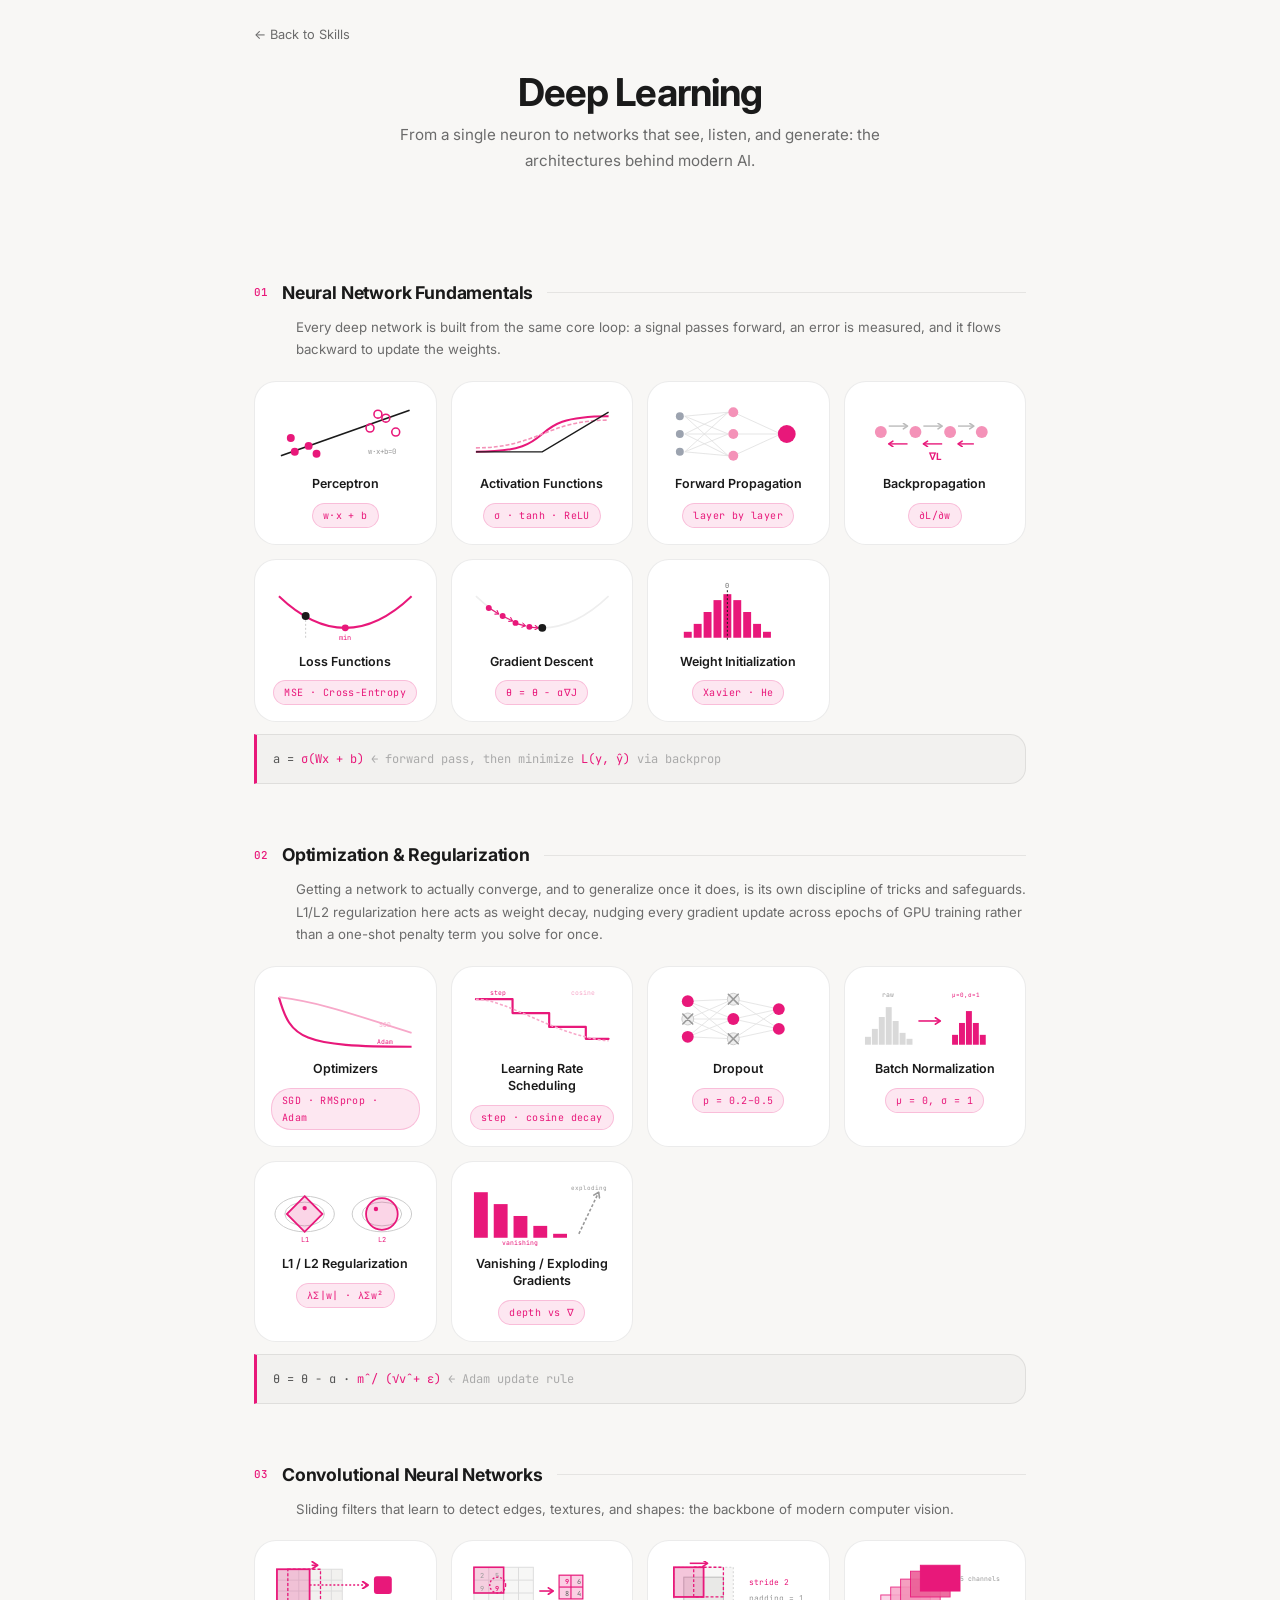
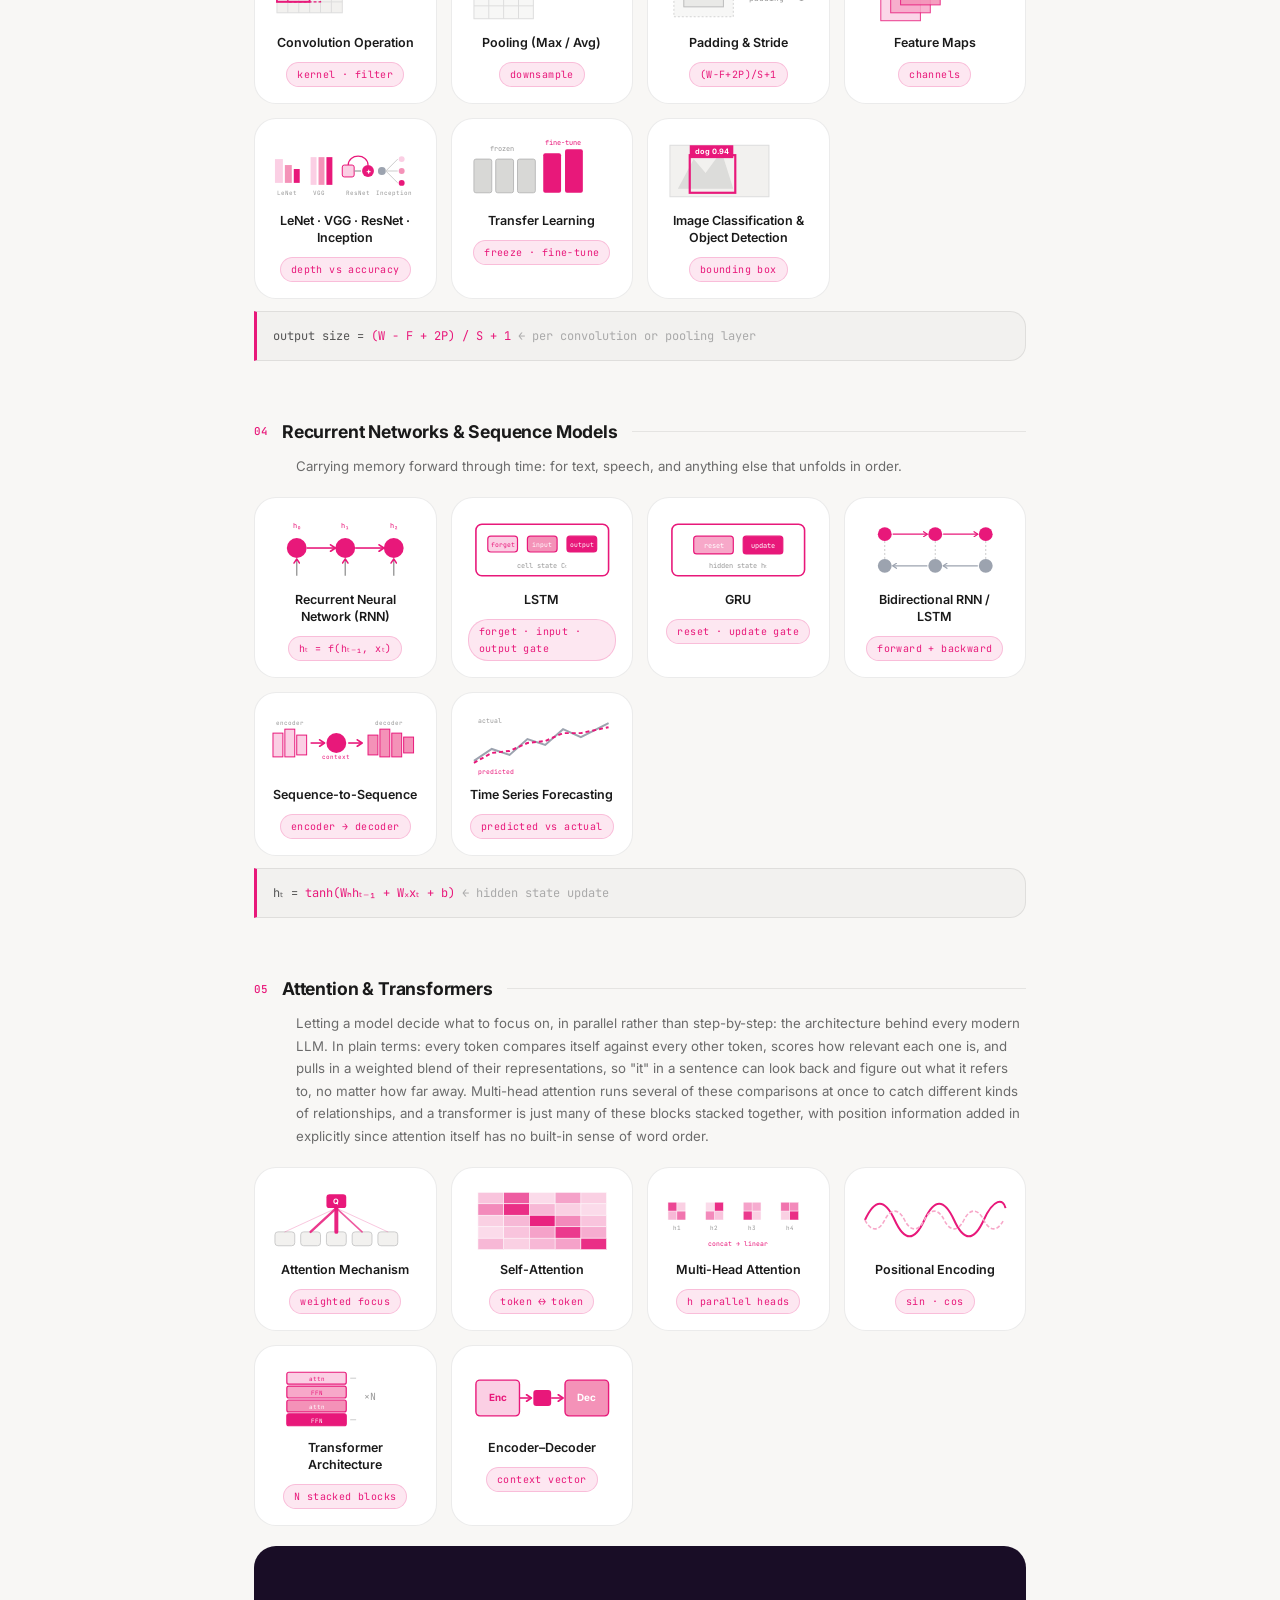
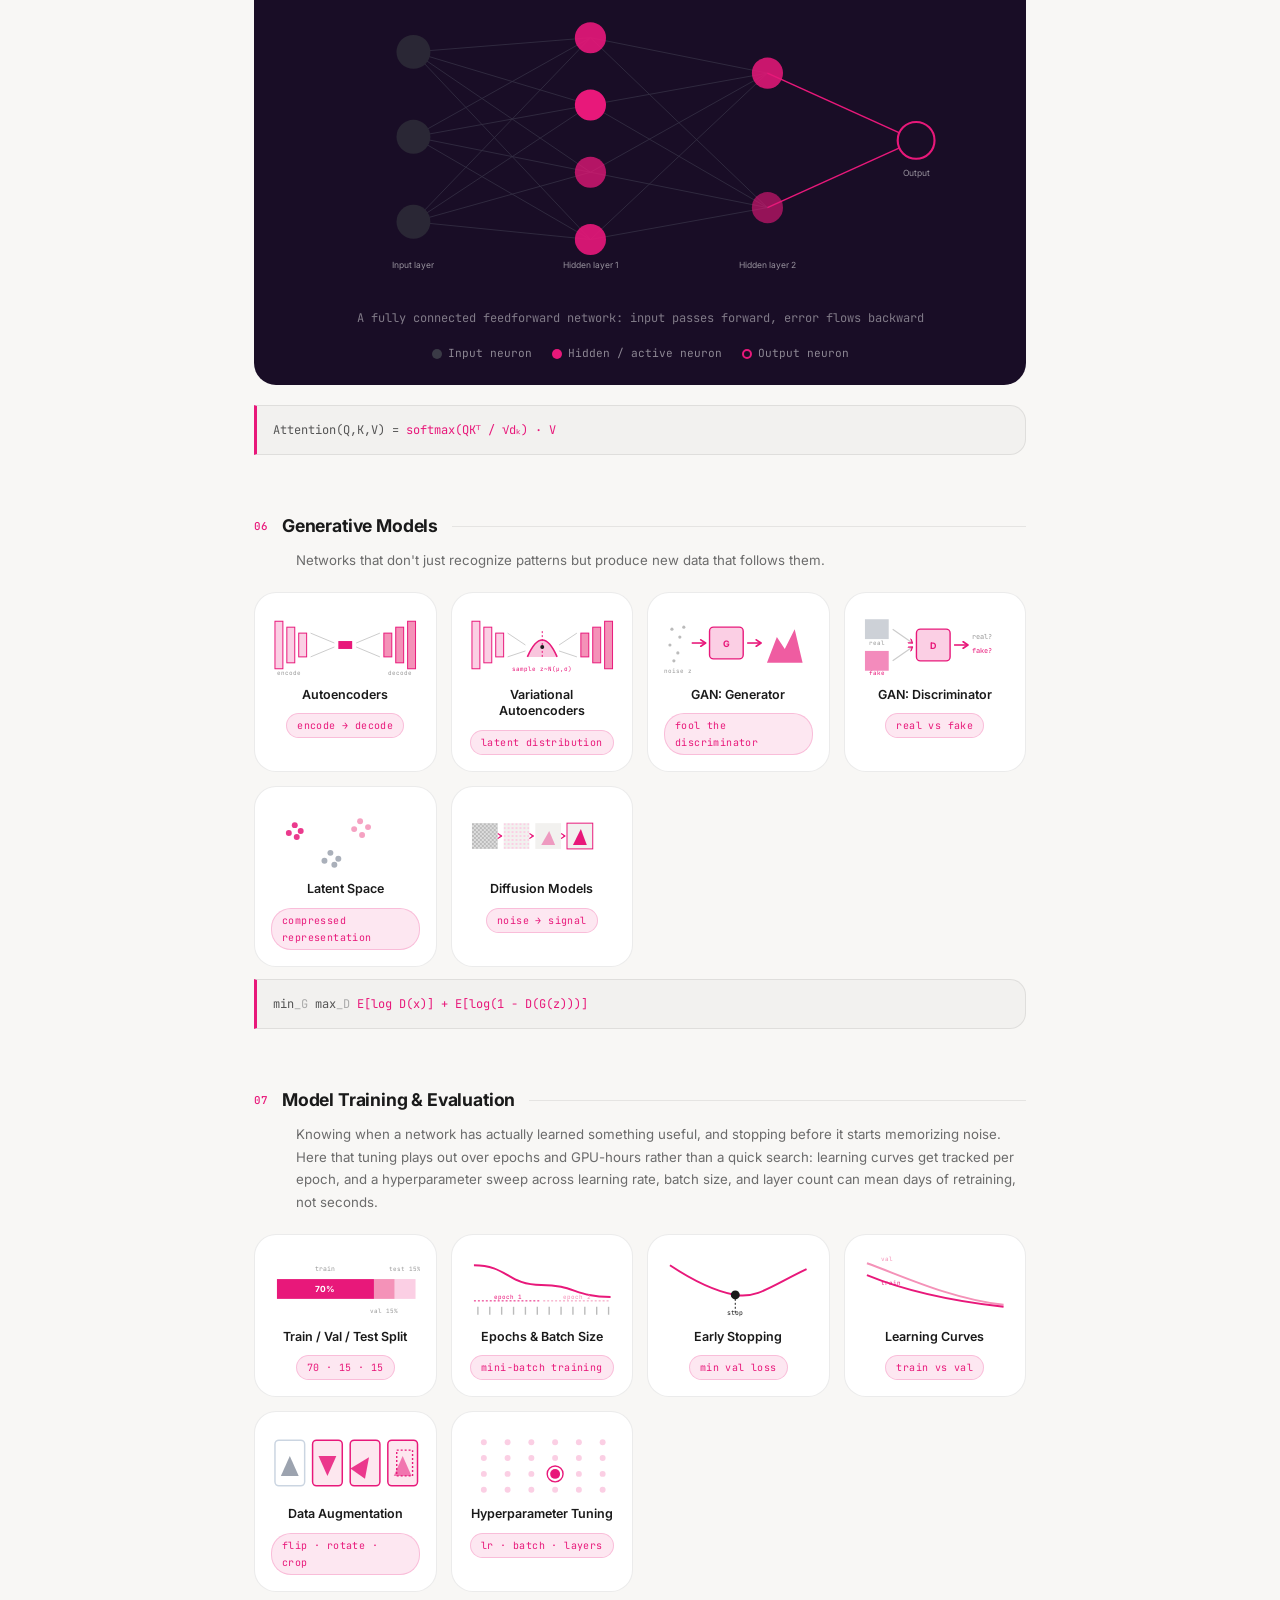
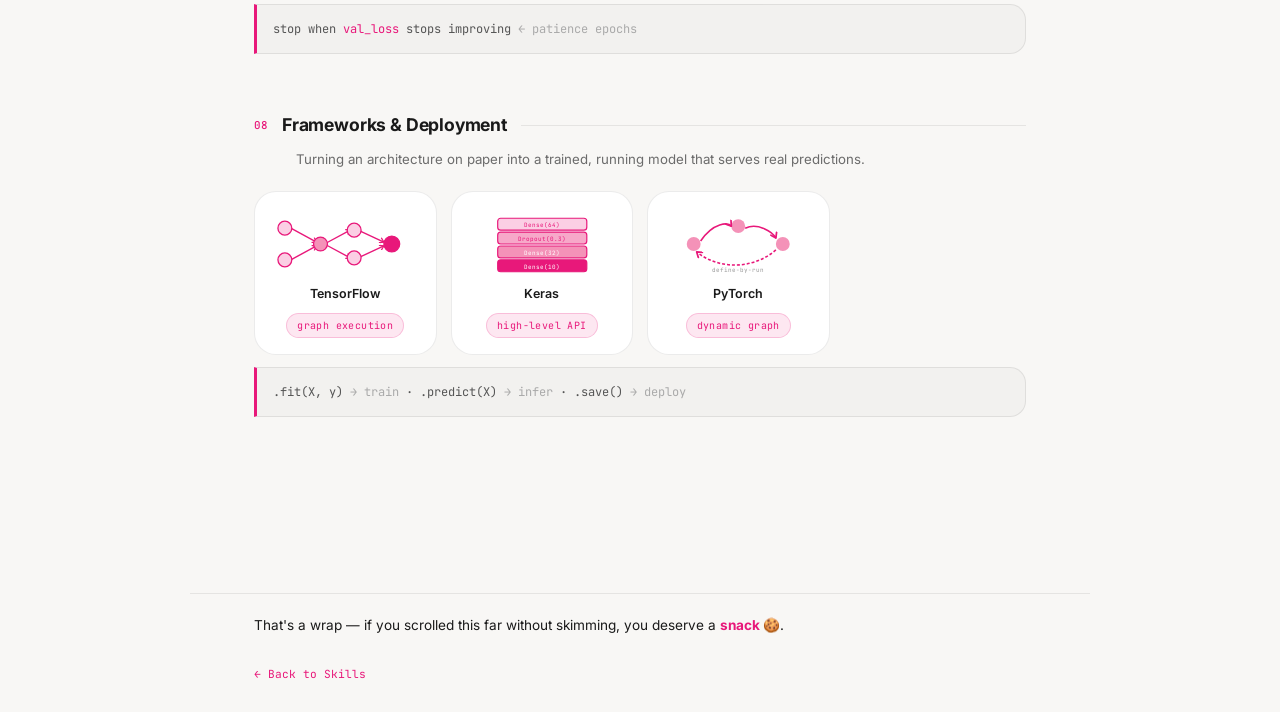
<file: skills/deep_learning.html>
<!DOCTYPE html>
<html lang="en">
<head>
  <!-- Google tag (gtag.js) -->
  <script async src="https://www.googletagmanager.com/gtag/js?id=G-8GJ6KLD18J"></script>
  <script>
    window.dataLayer = window.dataLayer || [];
    function gtag(){dataLayer.push(arguments);}
    gtag('js', new Date());
    gtag('config', 'G-8GJ6KLD18J');
  </script>

<meta charset="UTF-8"/>
<meta name="viewport" content="width=device-width, initial-scale=1.0"/>
<title>Deep Learning Skills | Rutuja Patel</title>
<link rel="icon" type="image/svg+xml" href="data:image/svg+xml,%3Csvg xmlns='http://www.w3.org/2000/svg' viewBox='0 0 64 64'%3E%3Cdefs%3E%3ClinearGradient id='g' x1='0%25' y1='0%25' x2='100%25' y2='100%25'%3E%3Cstop offset='0%25' stop-color='%23e8187a'/%3E%3Cstop offset='100%25' stop-color='%23f9004d'/%3E%3C/linearGradient%3E%3C/defs%3E%3Ccircle cx='32' cy='32' r='32' fill='url(%23g)'/%3E%3Ctext x='32' y='42' font-family='Poppins, Arial, sans-serif' font-weight='800' font-size='26' fill='white' text-anchor='middle'%3ERP%3C/text%3E%3C/svg%3E">
<link href="https://fonts.googleapis.com/css2?family=Inter:wght@300;400;500;600;700&family=JetBrains+Mono:wght@400;500&display=swap" rel="stylesheet"/>
<style>
:root{--pk:#e8187a;--pka:rgba(232,24,122,.1);--pkb:rgba(232,24,122,.2);--pkc:rgba(232,24,122,.5);--bg:#f8f7f5;--bg2:#ffffff;--bg3:#f2f1ef;--border:rgba(0,0,0,0.08);--border2:rgba(232,24,122,.25);--text:#1a1a1a;--muted:#6b6b6b;--dim:#aaaaaa;--navy:#190d26;--mono:'JetBrains Mono',monospace;--sans:'Inter',sans-serif;--r:16px;--rl:22px}
*,*::before,*::after{box-sizing:border-box;margin:0;padding:0}
html{scroll-behavior:smooth}
body{background:var(--bg);color:var(--text);font-family:var(--sans);font-size:15px;line-height:1.7}
.backlink{display:block;max-width:900px;margin:0 auto;padding:24px 5% 0;font-family:var(--sans);font-size:.8rem}
.backlink a{color:var(--muted);text-decoration:none}
.backlink a:hover{color:var(--pk)}
.hero{max-width:900px;margin:0 auto;padding:24px 5% 32px;text-align:center}
.eyebrow{font-family:var(--mono);font-size:.68rem;letter-spacing:.14em;text-transform:uppercase;color:var(--pk);margin-bottom:14px;font-weight:500}
.hero h1{font-size:clamp(1.6rem,4vw,2.4rem);font-weight:700;line-height:1.15;letter-spacing:-.025em;color:var(--text);margin-bottom:8px}
.hero-sub{font-size:.95rem;color:var(--muted);max-width:480px;margin:0 auto 40px}
.page{max-width:900px;margin:0 auto;padding:32px 5% 80px}
.sec{margin-bottom:56px}
.sec-head{display:flex;align-items:center;gap:14px;margin-bottom:8px}
.sec-num{font-family:var(--mono);font-size:.68rem;color:var(--pk);font-weight:500}
.sec-title{font-size:1.1rem;font-weight:700;color:var(--text);letter-spacing:-.01em}
.sec-line{flex:1;height:1px;background:var(--border)}
.sec-desc{font-size:.83rem;color:var(--muted);margin-bottom:20px;padding-left:42px}
.grid{display:grid;grid-template-columns:repeat(auto-fill,minmax(160px,1fr));gap:14px}
.card{background:var(--bg2);border:1px solid var(--border);border-radius:var(--rl);padding:20px 16px 16px;display:flex;flex-direction:column;align-items:center;gap:10px;transition:border-color .2s,box-shadow .2s;cursor:default}
.card:hover{border-color:var(--pkb);box-shadow:0 4px 20px rgba(232,24,122,.08)}
.chart-wrap{width:100%;height:64px;position:relative}
.card-label{font-size:12.5px;font-weight:600;color:var(--text);text-align:center;line-height:1.35}
.card-tag{font-size:10px;color:var(--pk);background:var(--pka);border:1px solid var(--pkb);border-radius:20px;padding:3px 10px;font-family:var(--mono);letter-spacing:.04em}
.formula{background:var(--bg3);border:1px solid var(--border);border-left:3px solid var(--pk);border-radius:0 var(--r) var(--r) 0;padding:12px 16px;font-family:var(--mono);font-size:.75rem;color:#555;margin:12px 0;line-height:2}
.formula .c{color:var(--dim)}
.formula .k{color:var(--pk)}
.chart-wrap svg{width:100%;height:100%;display:block}

/* neural net signature panel */
.tree-panel{background:var(--navy);border-radius:var(--rl);padding:28px clamp(8px,3vw,32px) 18px;margin:20px 0}
.tree-panel svg{display:block;width:100%;height:auto}
.tree-swipe-hint{display:none}
.tree-caption{text-align:center;font-size:.75rem;color:rgba(255,255,255,.45);font-family:var(--mono);margin-top:8px}
.tree-legend{display:flex;flex-wrap:wrap;justify-content:center;gap:20px;padding:16px 6px 4px;font-size:.7rem;color:rgba(255,255,255,.5);font-family:var(--mono)}
.tree-legend span{display:inline-flex;align-items:center;gap:6px}
.tdot{width:10px;height:10px;border-radius:50%;display:inline-block;flex:none}
.tdot.node{background:#3a3a46}
.tdot.yes{background:var(--pk)}
.tdot.no{background:transparent;border:2px solid var(--pk)}

footer{border-top:1px solid var(--border);padding:28px 5%;display:flex;align-items:center;justify-content:space-between;font-family:var(--mono);font-size:.7rem;color:var(--dim);max-width:900px;margin:0 auto}
footer span{color:var(--pk)}
footer a{color:var(--pk);text-decoration:none}
@media(max-width:600px){
  .grid{grid-template-columns:repeat(2,1fr)}
  .card{min-width:0}
  .card-tag,.card-label{overflow-wrap:break-word;word-break:break-word;white-space:normal;max-width:100%}
  .sec-desc{padding-left:24px}
  a[href="../index.html#features"]{padding:8px 0;display:inline-block}
  .tree-panel{overflow-x:auto;-webkit-overflow-scrolling:touch}
  .tree-panel svg{width:auto;min-width:720px}
  .tree-panel::-webkit-scrollbar{height:6px}
  .tree-panel::-webkit-scrollbar-thumb{background:rgba(232,24,122,.5);border-radius:3px}
  .tree-panel::-webkit-scrollbar-track{background:rgba(255,255,255,.08)}
  .tree-swipe-hint{display:flex;align-items:center;justify-content:center;gap:6px;width:max-content;max-width:100%;margin:0 0 14px;padding:5px 13px;background:rgba(232,24,122,.16);border:1px solid rgba(232,24,122,.4);border-radius:20px;color:#f492b8;font-family:var(--mono);font-size:.68rem;letter-spacing:.02em}
}
@media(max-width:420px){
  .hero{padding:20px 6% 24px}
  .page{padding:24px 6% 60px}
  .sec-desc{padding-left:0}
  .formula{padding:10px 12px;font-size:.7rem}
}
</style>
</head>
<body>

<div class="backlink"><a href="../index.html#features">&larr; Back to Skills</a></div>

<div class="hero">
  <h1>Deep Learning</h1>
  <p class="hero-sub">From a single neuron to networks that see, listen, and generate: the architectures behind modern AI.</p>
</div>

<div class="page">

<!-- 01 NEURAL NETWORK FUNDAMENTALS -->
<div class="sec">
  <div class="sec-head"><span class="sec-num">01</span><div class="sec-title">Neural Network Fundamentals</div><div class="sec-line"></div></div>
  <p class="sec-desc">Every deep network is built from the same core loop: a signal passes forward, an error is measured, and it flows backward to update the weights.</p>
  <div class="grid">
    <div class="card"><div class="chart-wrap">
      <svg viewBox="0 0 150 64" xmlns="http://www.w3.org/2000/svg" role="img" aria-label="Two classes of scattered points separated by a straight decision boundary line">
        <line x1="10" y1="54" x2="140" y2="8" stroke="#1a1a1a" stroke-width="1.8"/>
        <g fill="#e8187a"><circle cx="24" cy="50" r="4"/><circle cx="38" cy="44" r="4"/><circle cx="20" cy="36" r="4"/><circle cx="46" cy="52" r="4"/></g>
        <g fill="none" stroke="#e8187a" stroke-width="1.6"><circle cx="100" cy="26" r="4"/><circle cx="116" cy="16" r="4"/><circle cx="126" cy="30" r="4"/><circle cx="108" cy="12" r="4"/></g>
        <text x="98" y="52" font-family="JetBrains Mono, monospace" font-size="7.5" fill="#999">w·x+b=0</text>
      </svg>
    </div><div class="card-label">Perceptron</div><div class="card-tag">w·x + b</div></div>

    <div class="card"><div class="chart-wrap">
      <svg viewBox="0 0 150 64" xmlns="http://www.w3.org/2000/svg" role="img" aria-label="Sigmoid and tanh S-curves overlaid with a ReLU hinge line">
        <path d="M8,50 C100,50 50,14 142,14" fill="none" stroke="#e8187a" stroke-width="2"/>
        <path d="M8,46 C70,46 80,18 142,18" fill="none" stroke="#f492b8" stroke-width="1.6" stroke-dasharray="4 2"/>
        <path d="M8,50 L75,50 L142,10" fill="none" stroke="#1a1a1a" stroke-width="1.4"/>
      </svg>
    </div><div class="card-label">Activation Functions</div><div class="card-tag">σ · tanh · ReLU</div></div>

    <div class="card"><div class="chart-wrap">
      <svg viewBox="0 0 150 64" xmlns="http://www.w3.org/2000/svg" role="img" aria-label="A signal passing through columns of connected neurons, growing stronger from input to output">
        <g stroke="#ccc" stroke-width="0.8" opacity="0.6">
          <line x1="21" y1="14" x2="65" y2="10"/><line x1="21" y1="14" x2="65" y2="32"/><line x1="21" y1="14" x2="65" y2="54"/>
          <line x1="21" y1="32" x2="65" y2="10"/><line x1="21" y1="32" x2="65" y2="32"/><line x1="21" y1="32" x2="65" y2="54"/>
          <line x1="21" y1="50" x2="65" y2="10"/><line x1="21" y1="50" x2="65" y2="32"/><line x1="21" y1="50" x2="65" y2="54"/>
          <line x1="70" y1="10" x2="118" y2="32"/><line x1="70" y1="32" x2="118" y2="32"/><line x1="70" y1="54" x2="118" y2="32"/>
        </g>
        <g fill="#9ca3af"><circle cx="16" cy="14" r="4"/><circle cx="16" cy="32" r="4"/><circle cx="16" cy="50" r="4"/></g>
        <g fill="#f492b8"><circle cx="70" cy="10" r="5"/><circle cx="70" cy="32" r="5"/><circle cx="70" cy="54" r="5"/></g>
        <circle cx="124" cy="32" r="9" fill="#e8187a"/>
      </svg>
    </div><div class="card-label">Forward Propagation</div><div class="card-tag">layer by layer</div></div>

    <div class="card"><div class="chart-wrap">
      <svg viewBox="0 0 150 64" xmlns="http://www.w3.org/2000/svg" role="img" aria-label="A forward pass arrow chain on top and a backward gradient arrow chain flowing the opposite direction below">
        <defs>
          <marker id="dl1" viewBox="0 0 10 10" refX="8" refY="5" markerWidth="5" markerHeight="5" orient="auto-start-reverse"><path d="M2 1L8 5L2 9" fill="none" stroke="#bbb" stroke-width="2.2" stroke-linecap="round" stroke-linejoin="round"/></marker>
          <marker id="dl2" viewBox="0 0 10 10" refX="8" refY="5" markerWidth="5" markerHeight="5" orient="auto-start-reverse"><path d="M2 1L8 5L2 9" fill="none" stroke="#e8187a" stroke-width="2.2" stroke-linecap="round" stroke-linejoin="round"/></marker>
        </defs>
        <g fill="#f492b8"><circle cx="20" cy="30" r="6"/><circle cx="55" cy="30" r="6"/><circle cx="90" cy="30" r="6"/><circle cx="122" cy="30" r="6"/></g>
        <g stroke="#bbb" stroke-width="1.4" marker-end="url(#dl1)">
          <line x1="28" y1="24" x2="47" y2="24"/>
          <line x1="63" y1="24" x2="82" y2="24"/>
          <line x1="98" y1="24" x2="114" y2="24"/>
        </g>
        <g stroke="#e8187a" stroke-width="1.4" marker-end="url(#dl2)">
          <line x1="114" y1="42" x2="98" y2="42"/>
          <line x1="82" y1="42" x2="63" y2="42"/>
          <line x1="47" y1="42" x2="28" y2="42"/>
        </g>
        <text x="75" y="58" text-anchor="middle" font-family="Inter, sans-serif" font-weight="700" font-size="10" fill="#e8187a">∇L</text>
      </svg>
    </div><div class="card-label">Backpropagation</div><div class="card-tag">∂L/∂w</div></div>

    <div class="card"><div class="chart-wrap">
      <svg viewBox="0 0 150 64" xmlns="http://www.w3.org/2000/svg" role="img" aria-label="A loss curve descending toward a minimum with the current point marked partway down the slope">
        <path d="M8,16 Q75,80 142,16" fill="none" stroke="#e8187a" stroke-width="2"/>
        <line x1="35" y1="36" x2="35" y2="60" stroke="#ccc" stroke-width="1" stroke-dasharray="2 2"/>
        <circle cx="35" cy="36" r="4" fill="#1a1a1a"/>
        <circle cx="75" cy="48" r="3.5" fill="#e8187a"/>
        <text x="75" y="60" text-anchor="middle" font-family="JetBrains Mono, monospace" font-size="7" fill="#e8187a">min</text>
      </svg>
    </div><div class="card-label">Loss Functions</div><div class="card-tag">MSE · Cross-Entropy</div></div>

    <div class="card"><div class="chart-wrap">
      <svg viewBox="0 0 150 64" xmlns="http://www.w3.org/2000/svg" role="img" aria-label="Gradient descent steps rolling down a loss curve toward the minimum">
        <defs><marker id="dl3" viewBox="0 0 10 10" refX="8" refY="5" markerWidth="4.5" markerHeight="4.5" orient="auto-start-reverse"><path d="M2 1L8 5L2 9" fill="none" stroke="#e8187a" stroke-width="2" stroke-linecap="round" stroke-linejoin="round"/></marker></defs>
        <path d="M8,16 Q75,80 142,16" fill="none" stroke="#eee" stroke-width="1.6"/>
        <g stroke="#e8187a" stroke-width="1.2" marker-end="url(#dl3)">
          <line x1="23" y1="29" x2="31" y2="34"/>
          <line x1="37" y1="37" x2="45" y2="41"/>
          <line x1="50" y1="44" x2="58" y2="46"/>
          <line x1="64" y1="47.5" x2="71" y2="48"/>
        </g>
        <g fill="#e8187a">
          <circle cx="21" cy="28" r="3"/><circle cx="35" cy="36" r="3"/><circle cx="48" cy="43" r="3"/><circle cx="62" cy="47" r="3"/>
        </g>
        <circle cx="75" cy="48" r="4" fill="#1a1a1a"/>
      </svg>
    </div><div class="card-label">Gradient Descent</div><div class="card-tag">θ = θ − α∇J</div></div>

    <div class="card"><div class="chart-wrap">
      <svg viewBox="0 0 150 64" xmlns="http://www.w3.org/2000/svg" role="img" aria-label="A histogram of initial weight values forming a small bell shape centered near zero">
        <g fill="#e8187a">
          <rect x="20" y="52" width="8" height="6"/>
          <rect x="30" y="44" width="8" height="14"/>
          <rect x="40" y="32" width="8" height="26"/>
          <rect x="50" y="20" width="8" height="38"/>
          <rect x="60" y="14" width="8" height="44"/>
          <rect x="70" y="20" width="8" height="38"/>
          <rect x="80" y="32" width="8" height="26"/>
          <rect x="90" y="44" width="8" height="14"/>
          <rect x="100" y="52" width="8" height="6"/>
        </g>
        <line x1="64" y1="10" x2="64" y2="60" stroke="#1a1a1a" stroke-width="1" stroke-dasharray="2 2"/>
        <text x="64" y="8" text-anchor="middle" font-family="JetBrains Mono, monospace" font-size="7" fill="#666">0</text>
      </svg>
    </div><div class="card-label">Weight Initialization</div><div class="card-tag">Xavier · He</div></div>
  </div>
  <div class="formula">a = <span class="k">σ(Wx + b)</span> <span class="c">← forward pass, then minimize</span> <span class="k">L(y, ŷ)</span> <span class="c">via backprop</span></div>
</div>

<!-- 02 OPTIMIZATION & REGULARIZATION -->
<div class="sec">
  <div class="sec-head"><span class="sec-num">02</span><div class="sec-title">Optimization &amp; Regularization</div><div class="sec-line"></div></div>
  <p class="sec-desc">Getting a network to actually converge, and to generalize once it does, is its own discipline of tricks and safeguards. L1/L2 regularization here acts as weight decay, nudging every gradient update across epochs of GPU training rather than a one-shot penalty term you solve for once.</p>
  <div class="grid">
    <div class="card"><div class="chart-wrap">
      <svg viewBox="0 0 150 64" xmlns="http://www.w3.org/2000/svg" role="img" aria-label="Adam optimizer converging faster than plain SGD across training iterations">
        <path d="M8,10 C20,52 30,60 142,60" fill="none" stroke="#e8187a" stroke-width="2.2"/>
        <path d="M8,10 C55,16 90,30 142,46" fill="none" stroke="#f7a8c9" stroke-width="1.8"/>
        <text x="115" y="57" text-anchor="middle" font-family="JetBrains Mono, monospace" font-size="6.5" fill="#e8187a">Adam</text>
        <text x="115" y="40" text-anchor="middle" font-family="JetBrains Mono, monospace" font-size="6.5" fill="#f7a8c9">SGD</text>
      </svg>
    </div><div class="card-label">Optimizers</div><div class="card-tag">SGD · RMSprop · Adam</div></div>

    <div class="card"><div class="chart-wrap">
      <svg viewBox="0 0 150 64" xmlns="http://www.w3.org/2000/svg" role="img" aria-label="Learning rate decaying in steps, compared with a smooth cosine decay curve">
        <path d="M8,12 H45 V26 H82 V40 H119 V52 H142" fill="none" stroke="#e8187a" stroke-width="2.2" stroke-linejoin="round" stroke-linecap="round"/>
        <path d="M8,12 C40,12 90,50 142,54" fill="none" stroke="#f7a8c9" stroke-width="1.6" stroke-dasharray="3 2"/>
        <text x="22" y="8" font-family="JetBrains Mono, monospace" font-size="6.5" fill="#e8187a">step</text>
        <text x="128" y="8" text-anchor="end" font-family="JetBrains Mono, monospace" font-size="6.5" fill="#f7a8c9">cosine</text>
      </svg>
    </div><div class="card-label">Learning Rate Scheduling</div><div class="card-tag">step · cosine decay</div></div>

    <div class="card"><div class="chart-wrap">
      <svg viewBox="0 0 150 64" xmlns="http://www.w3.org/2000/svg" role="img" aria-label="A small neural network with some neurons dropped out and crossed during training">
        <g stroke="#ddd" stroke-width="1" opacity="0.7">
          <line x1="24" y1="14" x2="70" y2="12"/><line x1="24" y1="14" x2="70" y2="32"/><line x1="24" y1="14" x2="70" y2="52"/>
          <line x1="24" y1="32" x2="70" y2="12"/><line x1="24" y1="32" x2="70" y2="32"/><line x1="24" y1="32" x2="70" y2="52"/>
          <line x1="24" y1="50" x2="70" y2="12"/><line x1="24" y1="50" x2="70" y2="32"/><line x1="24" y1="50" x2="70" y2="52"/>
          <line x1="70" y1="12" x2="116" y2="22"/><line x1="70" y1="32" x2="116" y2="22"/><line x1="70" y1="52" x2="116" y2="22"/>
          <line x1="70" y1="12" x2="116" y2="42"/><line x1="70" y1="32" x2="116" y2="42"/><line x1="70" y1="52" x2="116" y2="42"/>
        </g>
        <g fill="#e8187a"><circle cx="24" cy="14" r="6"/><circle cx="24" cy="50" r="6"/></g>
        <circle cx="24" cy="32" r="6" fill="#eee" stroke="#ccc" stroke-width="1"/>
        <path d="M19,27 L29,37 M29,27 L19,37" stroke="#999" stroke-width="1.6" stroke-linecap="round"/>
        <circle cx="70" cy="32" r="6" fill="#e8187a"/>
        <circle cx="70" cy="12" r="6" fill="#eee" stroke="#ccc" stroke-width="1"/>
        <path d="M65,7 L75,17 M75,7 L65,17" stroke="#999" stroke-width="1.6" stroke-linecap="round"/>
        <circle cx="70" cy="52" r="6" fill="#eee" stroke="#ccc" stroke-width="1"/>
        <path d="M65,47 L75,57 M75,47 L65,57" stroke="#999" stroke-width="1.6" stroke-linecap="round"/>
        <g fill="#e8187a"><circle cx="116" cy="22" r="6"/><circle cx="116" cy="42" r="6"/></g>
      </svg>
    </div><div class="card-label">Dropout</div><div class="card-tag">p = 0.2–0.5</div></div>

    <div class="card"><div class="chart-wrap">
      <svg viewBox="0 0 150 64" xmlns="http://www.w3.org/2000/svg" role="img" aria-label="A wide skewed distribution of activations rescaled into a narrow distribution centered at zero">
        <defs><marker id="dl4" viewBox="0 0 10 10" refX="8" refY="5" markerWidth="5" markerHeight="5" orient="auto-start-reverse"><path d="M2 1L8 5L2 9" fill="none" stroke="#e8187a" stroke-width="2.2" stroke-linecap="round" stroke-linejoin="round"/></marker></defs>
        <g fill="#d9d9d9">
          <rect x="4" y="50" width="6" height="8"/><rect x="11" y="42" width="6" height="16"/><rect x="18" y="30" width="6" height="28"/><rect x="25" y="20" width="6" height="38"/><rect x="32" y="34" width="6" height="24"/><rect x="39" y="46" width="6" height="12"/><rect x="46" y="52" width="6" height="6"/>
        </g>
        <text x="27" y="10" text-anchor="middle" font-family="JetBrains Mono, monospace" font-size="6.5" fill="#999">raw</text>
        <line x1="58" y1="34" x2="80" y2="34" stroke="#e8187a" stroke-width="1.6" marker-end="url(#dl4)"/>
        <g fill="#e8187a">
          <rect x="92" y="48" width="6" height="10"/><rect x="99" y="36" width="6" height="22"/><rect x="106" y="24" width="6" height="34"/><rect x="113" y="36" width="6" height="22"/><rect x="120" y="48" width="6" height="10"/>
        </g>
        <text x="106" y="10" text-anchor="middle" font-family="JetBrains Mono, monospace" font-size="6" fill="#e8187a">μ=0,σ=1</text>
      </svg>
    </div><div class="card-label">Batch Normalization</div><div class="card-tag">μ = 0, σ = 1</div></div>

    <div class="card"><div class="chart-wrap">
      <svg viewBox="0 0 150 64" xmlns="http://www.w3.org/2000/svg" role="img" aria-label="An L1 diamond constraint region and an L2 circle constraint region each touched by loss contour ellipses">
        <g>
          <ellipse cx="34" cy="32" rx="30" ry="18" fill="none" stroke="#ccc" stroke-width="1"/>
          <ellipse cx="34" cy="32" rx="20" ry="12" fill="none" stroke="#ccc" stroke-width="1"/>
          <path d="M34,14 L52,32 L34,50 L16,32 Z" fill="rgba(232,24,122,0.18)" stroke="#e8187a" stroke-width="1.8"/>
          <circle cx="34" cy="26" r="2.2" fill="#e8187a"/>
          <text x="34" y="60" text-anchor="middle" font-family="JetBrains Mono, monospace" font-size="7" fill="#e8187a">L1</text>
        </g>
        <g>
          <ellipse cx="112" cy="32" rx="30" ry="18" fill="none" stroke="#ccc" stroke-width="1"/>
          <ellipse cx="112" cy="32" rx="20" ry="12" fill="none" stroke="#ccc" stroke-width="1"/>
          <circle cx="112" cy="32" r="16" fill="rgba(232,24,122,0.18)" stroke="#e8187a" stroke-width="1.8"/>
          <circle cx="106" cy="27" r="2.2" fill="#e8187a"/>
          <text x="112" y="60" text-anchor="middle" font-family="JetBrains Mono, monospace" font-size="7" fill="#e8187a">L2</text>
        </g>
      </svg>
    </div><div class="card-label">L1 / L2 Regularization</div><div class="card-tag">λΣ|w| · λΣw²</div></div>

    <div class="card"><div class="chart-wrap">
      <svg viewBox="0 0 150 64" xmlns="http://www.w3.org/2000/svg" role="img" aria-label="Gradient magnitude bars shrinking toward zero across deeper layers, with an exploding gradient arrow shown for contrast">
        <defs><marker id="dl5" viewBox="0 0 10 10" refX="8" refY="5" markerWidth="5" markerHeight="5" orient="auto-start-reverse"><path d="M2 1L8 5L2 9" fill="none" stroke="#999" stroke-width="2" stroke-linecap="round" stroke-linejoin="round"/></marker></defs>
        <g fill="#e8187a">
          <rect x="6" y="10" width="14" height="46"/>
          <rect x="26" y="22" width="14" height="34"/>
          <rect x="46" y="34" width="14" height="22"/>
          <rect x="66" y="44" width="14" height="12"/>
          <rect x="86" y="52" width="14" height="4"/>
        </g>
        <text x="53" y="63" text-anchor="middle" font-family="JetBrains Mono, monospace" font-size="6.5" fill="#e8187a">vanishing</text>
        <line x1="112" y1="52" x2="132" y2="10" stroke="#999" stroke-width="1.6" stroke-dasharray="3 2" marker-end="url(#dl5)"/>
        <text x="122" y="8" text-anchor="middle" font-family="JetBrains Mono, monospace" font-size="6" fill="#999">exploding</text>
      </svg>
    </div><div class="card-label">Vanishing / Exploding Gradients</div><div class="card-tag">depth vs ∇</div></div>
  </div>
  <div class="formula">θ = θ − α · <span class="k">m̂ / (√v̂ + ε)</span> <span class="c">← Adam update rule</span></div>
</div>

<!-- 03 CNN -->
<div class="sec">
  <div class="sec-head"><span class="sec-num">03</span><div class="sec-title">Convolutional Neural Networks</div><div class="sec-line"></div></div>
  <p class="sec-desc">Sliding filters that learn to detect edges, textures, and shapes: the backbone of modern computer vision.</p>
  <div class="grid">
    <div class="card"><div class="chart-wrap">
      <svg viewBox="0 0 150 64" xmlns="http://www.w3.org/2000/svg" role="img" aria-label="A 3 by 3 kernel sliding across a pixel grid and producing one output value">
        <defs><marker id="dl6" viewBox="0 0 10 10" refX="8" refY="5" markerWidth="5.5" markerHeight="5.5" orient="auto-start-reverse"><path d="M2 1L8 5L2 9" fill="none" stroke="#e8187a" stroke-width="2.2" stroke-linecap="round" stroke-linejoin="round"/></marker></defs>
        <rect x="6" y="8" width="66" height="44" fill="#f2f1ef" stroke="#ddd" stroke-width="1"/>
        <g stroke="#ddd" stroke-width="1">
          <line x1="17" y1="8" x2="17" y2="52"/><line x1="28" y1="8" x2="28" y2="52"/><line x1="39" y1="8" x2="39" y2="52"/><line x1="50" y1="8" x2="50" y2="52"/><line x1="61" y1="8" x2="61" y2="52"/>
          <line x1="6" y1="19" x2="72" y2="19"/><line x1="6" y1="30" x2="72" y2="30"/><line x1="6" y1="41" x2="72" y2="41"/>
        </g>
        <rect x="6" y="8" width="33" height="33" fill="rgba(232,24,122,0.22)" stroke="#e8187a" stroke-width="1.8"/>
        <rect x="17" y="8" width="33" height="33" fill="none" stroke="#e8187a" stroke-width="1.3" stroke-dasharray="3 2"/>
        <line x1="41" y1="4" x2="47" y2="4" stroke="#e8187a" stroke-width="1.6" marker-end="url(#dl6)"/>
        <line x1="39" y1="24" x2="98" y2="24" stroke="#e8187a" stroke-width="1.6" stroke-dasharray="2 2" marker-end="url(#dl6)"/>
        <rect x="104" y="15" width="18" height="18" rx="3" fill="#e8187a"/>
      </svg>
    </div><div class="card-label">Convolution Operation</div><div class="card-tag">kernel · filter</div></div>

    <div class="card"><div class="chart-wrap">
      <svg viewBox="0 0 150 64" xmlns="http://www.w3.org/2000/svg" role="img" aria-label="A 4 by 4 feature map downsampled by 2 by 2 max pooling into a 2 by 2 output, keeping the highest value in each block">
        <defs><marker id="dl7" viewBox="0 0 10 10" refX="8" refY="5" markerWidth="5" markerHeight="5" orient="auto-start-reverse"><path d="M2 1L8 5L2 9" fill="none" stroke="#e8187a" stroke-width="2.2" stroke-linecap="round" stroke-linejoin="round"/></marker></defs>
        <g stroke="#ddd" stroke-width="1">
          <rect x="6" y="6" width="60" height="52" fill="#f7f7f6"/>
          <line x1="21" y1="6" x2="21" y2="58"/><line x1="36" y1="6" x2="36" y2="58"/><line x1="51" y1="6" x2="51" y2="58"/>
          <line x1="6" y1="19" x2="66" y2="19"/><line x1="6" y1="32" x2="66" y2="32"/><line x1="6" y1="45" x2="66" y2="45"/>
        </g>
        <rect x="6" y="6" width="30" height="26" fill="rgba(232,24,122,0.18)" stroke="#e8187a" stroke-width="1.6"/>
        <text x="12" y="17" font-family="JetBrains Mono, monospace" font-size="7" fill="#999">2</text>
        <text x="27" y="17" font-family="JetBrains Mono, monospace" font-size="7" fill="#999">5</text>
        <text x="12" y="30" font-family="JetBrains Mono, monospace" font-size="7" fill="#999">9</text>
        <text x="27" y="30" font-family="JetBrains Mono, monospace" font-size="7" fill="#e8187a" font-weight="700">9</text>
        <circle cx="30" cy="24" r="8" fill="none" stroke="#e8187a" stroke-width="1.4" stroke-dasharray="2 2"/>
        <line x1="72" y1="30" x2="86" y2="30" stroke="#e8187a" stroke-width="1.6" marker-end="url(#dl7)"/>
        <g stroke="#e8187a" stroke-width="1.2">
          <rect x="92" y="14" width="24" height="24" fill="#fbcfe4"/>
          <line x1="104" y1="14" x2="104" y2="38"/><line x1="92" y1="26" x2="116" y2="26"/>
        </g>
        <text x="98" y="23" font-family="JetBrains Mono, monospace" font-size="7" fill="#e8187a" font-weight="700">9</text>
        <text x="110" y="23" font-family="JetBrains Mono, monospace" font-size="7" fill="#666">6</text>
        <text x="98" y="35" font-family="JetBrains Mono, monospace" font-size="7" fill="#666">8</text>
        <text x="110" y="35" font-family="JetBrains Mono, monospace" font-size="7" fill="#666">4</text>
      </svg>
    </div><div class="card-label">Pooling (Max / Avg)</div><div class="card-tag">downsample</div></div>

    <div class="card"><div class="chart-wrap">
      <svg viewBox="0 0 150 64" xmlns="http://www.w3.org/2000/svg" role="img" aria-label="A padded border added around an image grid, with a kernel jumping two cells at a time across it">
        <defs><marker id="dl8" viewBox="0 0 10 10" refX="8" refY="5" markerWidth="5" markerHeight="5" orient="auto-start-reverse"><path d="M2 1L8 5L2 9" fill="none" stroke="#e8187a" stroke-width="2" stroke-linecap="round" stroke-linejoin="round"/></marker></defs>
        <rect x="10" y="6" width="60" height="50" fill="#f7f7f6" stroke="#d4d4d4" stroke-width="1" stroke-dasharray="2 2"/>
        <rect x="20" y="16" width="40" height="30" fill="#e9e9e7" stroke="#bbb" stroke-width="1"/>
        <rect x="10" y="6" width="30" height="30" fill="rgba(232,24,122,0.22)" stroke="#e8187a" stroke-width="1.8"/>
        <rect x="30" y="6" width="30" height="30" fill="none" stroke="#e8187a" stroke-width="1.3" stroke-dasharray="3 2"/>
        <line x1="26" y1="2" x2="44" y2="2" stroke="#e8187a" stroke-width="1.6" marker-end="url(#dl8)"/>
        <text x="86" y="24" font-family="JetBrains Mono, monospace" font-size="8" fill="#e8187a">stride 2</text>
        <text x="86" y="40" font-family="JetBrains Mono, monospace" font-size="8" fill="#999">padding = 1</text>
      </svg>
    </div><div class="card-label">Padding &amp; Stride</div><div class="card-tag">(W−F+2P)/S+1</div></div>

    <div class="card"><div class="chart-wrap">
      <svg viewBox="0 0 150 64" xmlns="http://www.w3.org/2000/svg" role="img" aria-label="Multiple stacked feature map channels layered behind each other, each a different learned filter response">
        <g stroke="#e8187a" stroke-width="1">
          <rect x="20" y="34" width="40" height="26" fill="#fbcfe4" opacity="0.85"/>
          <rect x="30" y="26" width="40" height="26" fill="#f7a8c9" opacity="0.85"/>
          <rect x="40" y="18" width="40" height="26" fill="#f492b8" opacity="0.88"/>
          <rect x="50" y="10" width="40" height="26" fill="#ec5f97" opacity="0.9"/>
          <rect x="60" y="4" width="40" height="26" fill="#e8187a"/>
        </g>
        <text x="100" y="20" font-family="JetBrains Mono, monospace" font-size="6.5" fill="#999">5 channels</text>
      </svg>
    </div><div class="card-label">Feature Maps</div><div class="card-tag">channels</div></div>

    <div class="card"><div class="chart-wrap">
      <svg viewBox="0 0 150 64" xmlns="http://www.w3.org/2000/svg" role="img" aria-label="Four small icons representing LeNet, VGG, ResNet and Inception architectures side by side">
        <g>
          <rect x="4" y="20" width="8" height="24" fill="#fbcfe4"/>
          <rect x="14" y="26" width="7" height="18" fill="#f492b8"/>
          <rect x="23" y="30" width="6" height="14" fill="#e8187a"/>
          <text x="16" y="56" text-anchor="middle" font-family="JetBrains Mono, monospace" font-size="6" fill="#999">LeNet</text>
        </g>
        <g>
          <rect x="40" y="18" width="6" height="28" fill="#fbcfe4"/>
          <rect x="48" y="18" width="6" height="28" fill="#f492b8"/>
          <rect x="56" y="18" width="6" height="28" fill="#e8187a"/>
          <text x="49" y="56" text-anchor="middle" font-family="JetBrains Mono, monospace" font-size="6" fill="#999">VGG</text>
        </g>
        <g>
          <rect x="72" y="26" width="12" height="12" rx="2" fill="#fbcfe4" stroke="#e8187a" stroke-width="1"/>
          <circle cx="98" cy="32" r="6" fill="#e8187a"/>
          <text x="98" y="35" text-anchor="middle" font-family="Inter, sans-serif" font-weight="700" font-size="8" fill="#fff">+</text>
          <path d="M78,26 C78,14 98,14 98,26" fill="none" stroke="#e8187a" stroke-width="1.3"/>
          <line x1="84" y1="32" x2="91" y2="32" stroke="#999" stroke-width="1.2"/>
          <text x="88" y="56" text-anchor="middle" font-family="JetBrains Mono, monospace" font-size="6" fill="#999">ResNet</text>
        </g>
        <g>
          <circle cx="112" cy="32" r="4" fill="#9ca3af"/>
          <line x1="116" y1="32" x2="128" y2="20" stroke="#ccc" stroke-width="1"/>
          <line x1="116" y1="32" x2="128" y2="32" stroke="#ccc" stroke-width="1"/>
          <line x1="116" y1="32" x2="128" y2="44" stroke="#ccc" stroke-width="1"/>
          <circle cx="132" cy="20" r="3" fill="#fbcfe4"/><circle cx="132" cy="32" r="3" fill="#f492b8"/><circle cx="132" cy="44" r="3" fill="#e8187a"/>
          <text x="124" y="56" text-anchor="middle" font-family="JetBrains Mono, monospace" font-size="6" fill="#999">Inception</text>
        </g>
      </svg>
    </div><div class="card-label">LeNet · VGG · ResNet · Inception</div><div class="card-tag">depth vs accuracy</div></div>

    <div class="card"><div class="chart-wrap">
      <svg viewBox="0 0 150 64" xmlns="http://www.w3.org/2000/svg" role="img" aria-label="Early backbone layers frozen and gray, later layers fine-tuned and colored pink">
        <g fill="#d8d8d6" stroke="#bbb" stroke-width="1">
          <rect x="6" y="20" width="18" height="34" rx="2"/><rect x="28" y="20" width="18" height="34" rx="2"/><rect x="50" y="20" width="18" height="34" rx="2"/>
        </g>
        <g fill="#e8187a">
          <rect x="76" y="14" width="18" height="40" rx="2"/><rect x="98" y="10" width="18" height="44" rx="2"/>
        </g>
        <text x="34" y="12" text-anchor="middle" font-family="JetBrains Mono, monospace" font-size="7" fill="#999">frozen</text>
        <text x="96" y="6" text-anchor="middle" font-family="JetBrains Mono, monospace" font-size="7" fill="#e8187a">fine-tune</text>
      </svg>
    </div><div class="card-label">Transfer Learning</div><div class="card-tag">freeze · fine-tune</div></div>

    <div class="card"><div class="chart-wrap">
      <svg viewBox="0 0 150 64" xmlns="http://www.w3.org/2000/svg" role="img" aria-label="An image with a bounding box drawn around a detected object and a predicted class label with confidence score">
        <rect x="6" y="6" width="100" height="52" fill="#f2f1ef" stroke="#ddd"/>
        <path d="M14,50 L30,20 L42,34 L58,12 L70,50 Z" fill="#dcdcda"/>
        <rect x="26" y="16" width="46" height="38" fill="none" stroke="#e8187a" stroke-width="2.2"/>
        <rect x="26" y="6" width="44" height="13" fill="#e8187a"/>
        <text x="48" y="15" text-anchor="middle" font-family="Inter, sans-serif" font-weight="700" font-size="7.5" fill="#fff">dog 0.94</text>
      </svg>
    </div><div class="card-label">Image Classification &amp; Object Detection</div><div class="card-tag">bounding box</div></div>
  </div>
  <div class="formula">output size = <span class="k">(W − F + 2P) / S + 1</span> <span class="c">← per convolution or pooling layer</span></div>
</div>

<!-- 04 RNN / SEQUENCE MODELS -->
<div class="sec">
  <div class="sec-head"><span class="sec-num">04</span><div class="sec-title">Recurrent Networks &amp; Sequence Models</div><div class="sec-line"></div></div>
  <p class="sec-desc">Carrying memory forward through time: for text, speech, and anything else that unfolds in order.</p>
  <div class="grid">
    <div class="card"><div class="chart-wrap">
      <svg viewBox="0 0 150 64" xmlns="http://www.w3.org/2000/svg" role="img" aria-label="A hidden state passed forward across time steps, each step also taking a new input">
        <defs><marker id="dl9" viewBox="0 0 10 10" refX="8" refY="5" markerWidth="5" markerHeight="5" orient="auto-start-reverse"><path d="M2 1L8 5L2 9" fill="none" stroke="#e8187a" stroke-width="2.2" stroke-linecap="round" stroke-linejoin="round"/></marker></defs>
        <g fill="#e8187a">
          <circle cx="26" cy="30" r="10"/><circle cx="75" cy="30" r="10"/><circle cx="124" cy="30" r="10"/>
        </g>
        <g stroke="#e8187a" stroke-width="1.6" marker-end="url(#dl9)">
          <line x1="36" y1="30" x2="65" y2="30"/>
          <line x1="85" y1="30" x2="114" y2="30"/>
        </g>
        <g stroke="#999" stroke-width="1.4" marker-end="url(#dl9)">
          <line x1="26" y1="58" x2="26" y2="41"/>
          <line x1="75" y1="58" x2="75" y2="41"/>
          <line x1="124" y1="58" x2="124" y2="41"/>
        </g>
        <text x="26" y="10" text-anchor="middle" font-family="JetBrains Mono, monospace" font-size="7" fill="#e8187a">h₀</text>
        <text x="75" y="10" text-anchor="middle" font-family="JetBrains Mono, monospace" font-size="7" fill="#e8187a">h₁</text>
        <text x="124" y="10" text-anchor="middle" font-family="JetBrains Mono, monospace" font-size="7" fill="#e8187a">h₂</text>
      </svg>
    </div><div class="card-label">Recurrent Neural Network (RNN)</div><div class="card-tag">hₜ = f(hₜ₋₁, xₜ)</div></div>

    <div class="card"><div class="chart-wrap">
      <svg viewBox="0 0 150 64" xmlns="http://www.w3.org/2000/svg" role="img" aria-label="An LSTM cell box with labeled forget, input and output gates controlling the cell state">
        <rect x="8" y="6" width="134" height="52" rx="6" fill="none" stroke="#e8187a" stroke-width="1.6"/>
        <rect x="20" y="18" width="30" height="16" rx="3" fill="#fbcfe4" stroke="#e8187a" stroke-width="1.2"/>
        <text x="35" y="29" text-anchor="middle" font-family="JetBrains Mono, monospace" font-size="6.5" fill="#e8187a">forget</text>
        <rect x="60" y="18" width="30" height="16" rx="3" fill="#f492b8" stroke="#e8187a" stroke-width="1.2"/>
        <text x="75" y="29" text-anchor="middle" font-family="JetBrains Mono, monospace" font-size="6.5" fill="#fff">input</text>
        <rect x="100" y="18" width="30" height="16" rx="3" fill="#e8187a" stroke="#e8187a" stroke-width="1.2"/>
        <text x="115" y="29" text-anchor="middle" font-family="JetBrains Mono, monospace" font-size="6.5" fill="#fff">output</text>
        <text x="75" y="50" text-anchor="middle" font-family="JetBrains Mono, monospace" font-size="7" fill="#999">cell state Cₜ</text>
      </svg>
    </div><div class="card-label">LSTM</div><div class="card-tag">forget · input · output gate</div></div>

    <div class="card"><div class="chart-wrap">
      <svg viewBox="0 0 150 64" xmlns="http://www.w3.org/2000/svg" role="img" aria-label="A GRU cell box with labeled reset and update gates controlling the hidden state">
        <rect x="8" y="6" width="134" height="52" rx="6" fill="none" stroke="#e8187a" stroke-width="1.6"/>
        <rect x="30" y="18" width="40" height="18" rx="3" fill="#f7a8c9" stroke="#e8187a" stroke-width="1.2"/>
        <text x="50" y="30" text-anchor="middle" font-family="JetBrains Mono, monospace" font-size="7" fill="#fff">reset</text>
        <rect x="80" y="18" width="40" height="18" rx="3" fill="#e8187a" stroke="#e8187a" stroke-width="1.2"/>
        <text x="100" y="30" text-anchor="middle" font-family="JetBrains Mono, monospace" font-size="7" fill="#fff">update</text>
        <text x="75" y="50" text-anchor="middle" font-family="JetBrains Mono, monospace" font-size="7" fill="#999">hidden state hₜ</text>
      </svg>
    </div><div class="card-label">GRU</div><div class="card-tag">reset · update gate</div></div>

    <div class="card"><div class="chart-wrap">
      <svg viewBox="0 0 150 64" xmlns="http://www.w3.org/2000/svg" role="img" aria-label="A forward chain of hidden states flowing left to right and a backward chain flowing right to left, combined at each time step">
        <defs>
          <marker id="dl10" viewBox="0 0 10 10" refX="8" refY="5" markerWidth="4.5" markerHeight="4.5" orient="auto-start-reverse"><path d="M2 1L8 5L2 9" fill="none" stroke="#e8187a" stroke-width="2" stroke-linecap="round" stroke-linejoin="round"/></marker>
          <marker id="dl11" viewBox="0 0 10 10" refX="8" refY="5" markerWidth="4.5" markerHeight="4.5" orient="auto-start-reverse"><path d="M2 1L8 5L2 9" fill="none" stroke="#9ca3af" stroke-width="2" stroke-linecap="round" stroke-linejoin="round"/></marker>
        </defs>
        <g fill="#e8187a"><circle cx="24" cy="16" r="7"/><circle cx="75" cy="16" r="7"/><circle cx="126" cy="16" r="7"/></g>
        <g stroke="#e8187a" stroke-width="1.4" marker-end="url(#dl10)">
          <line x1="32" y1="16" x2="67" y2="16"/><line x1="83" y1="16" x2="118" y2="16"/>
        </g>
        <g fill="#9ca3af"><circle cx="24" cy="48" r="7"/><circle cx="75" cy="48" r="7"/><circle cx="126" cy="48" r="7"/></g>
        <g stroke="#9ca3af" stroke-width="1.4" marker-end="url(#dl11)">
          <line x1="118" y1="48" x2="83" y2="48"/><line x1="67" y1="48" x2="32" y2="48"/>
        </g>
        <g stroke="#ccc" stroke-width="1" stroke-dasharray="2 2">
          <line x1="24" y1="23" x2="24" y2="41"/><line x1="75" y1="23" x2="75" y2="41"/><line x1="126" y1="23" x2="126" y2="41"/>
        </g>
      </svg>
    </div><div class="card-label">Bidirectional RNN / LSTM</div><div class="card-tag">forward + backward</div></div>

    <div class="card"><div class="chart-wrap">
      <svg viewBox="0 0 150 64" xmlns="http://www.w3.org/2000/svg" role="img" aria-label="An encoder compressing an input sequence into a context vector, which a decoder expands into an output sequence">
        <defs><marker id="dl12" viewBox="0 0 10 10" refX="8" refY="5" markerWidth="5" markerHeight="5" orient="auto-start-reverse"><path d="M2 1L8 5L2 9" fill="none" stroke="#e8187a" stroke-width="2.2" stroke-linecap="round" stroke-linejoin="round"/></marker></defs>
        <g fill="#fbcfe4" stroke="#e8187a" stroke-width="1"><rect x="2" y="20" width="10" height="24"/><rect x="14" y="16" width="10" height="28"/><rect x="26" y="22" width="10" height="20"/></g>
        <text x="19" y="12" text-anchor="middle" font-family="JetBrains Mono, monospace" font-size="6" fill="#999">encoder</text>
        <line x1="40" y1="30" x2="54" y2="30" stroke="#e8187a" stroke-width="1.6" marker-end="url(#dl12)"/>
        <circle cx="66" cy="30" r="10" fill="#e8187a"/>
        <text x="66" y="46" text-anchor="middle" font-family="JetBrains Mono, monospace" font-size="6" fill="#e8187a">context</text>
        <line x1="78" y1="30" x2="92" y2="30" stroke="#e8187a" stroke-width="1.6" marker-end="url(#dl12)"/>
        <g fill="#f492b8" stroke="#e8187a" stroke-width="1"><rect x="98" y="22" width="10" height="20"/><rect x="110" y="16" width="10" height="28"/><rect x="122" y="20" width="10" height="24"/><rect x="134" y="24" width="10" height="16"/></g>
        <text x="119" y="12" text-anchor="middle" font-family="JetBrains Mono, monospace" font-size="6" fill="#999">decoder</text>
      </svg>
    </div><div class="card-label">Sequence-to-Sequence</div><div class="card-tag">encoder → decoder</div></div>

    <div class="card"><div class="chart-wrap">
      <svg viewBox="0 0 150 64" xmlns="http://www.w3.org/2000/svg" role="img" aria-label="A predicted line closely tracking an actual time series line, both rising with small fluctuations">
        <path d="M6,48 L24,36 L42,42 L60,26 L78,32 L96,16 L114,24 L142,10" fill="none" stroke="#9ca3af" stroke-width="2"/>
        <path d="M6,50 L24,40 L42,38 L60,30 L78,28 L96,20 L114,20 L142,14" fill="none" stroke="#e8187a" stroke-width="2" stroke-dasharray="4 3"/>
        <text x="10" y="10" font-family="JetBrains Mono, monospace" font-size="6.5" fill="#999">actual</text>
        <text x="10" y="61" font-family="JetBrains Mono, monospace" font-size="6.5" fill="#e8187a">predicted</text>
      </svg>
    </div><div class="card-label">Time Series Forecasting</div><div class="card-tag">predicted vs actual</div></div>
  </div>
  <div class="formula">hₜ = <span class="k">tanh(Wₕhₜ₋₁ + Wₓxₜ + b)</span> <span class="c">← hidden state update</span></div>
</div>

<!-- 05 ATTENTION & TRANSFORMERS -->
<div class="sec">
  <div class="sec-head"><span class="sec-num">05</span><div class="sec-title">Attention &amp; Transformers</div><div class="sec-line"></div></div>
  <p class="sec-desc">Letting a model decide what to focus on, in parallel rather than step-by-step: the architecture behind every modern LLM. In plain terms: every token compares itself against every other token, scores how relevant each one is, and pulls in a weighted blend of their representations, so "it" in a sentence can look back and figure out what it refers to, no matter how far away. Multi-head attention runs several of these comparisons at once to catch different kinds of relationships, and a transformer is just many of these blocks stacked together, with position information added in explicitly since attention itself has no built-in sense of word order.</p>
  <div class="grid">
    <div class="card"><div class="chart-wrap">
      <svg viewBox="0 0 150 64" xmlns="http://www.w3.org/2000/svg" role="img" aria-label="A query token attending to several key tokens with connection lines whose thickness shows attention weight">
        <g fill="#f2f1ef" stroke="#ccc" stroke-width="1">
          <rect x="4" y="44" width="20" height="14" rx="3"/><rect x="30" y="44" width="20" height="14" rx="3"/><rect x="56" y="44" width="20" height="14" rx="3"/><rect x="82" y="44" width="20" height="14" rx="3"/><rect x="108" y="44" width="20" height="14" rx="3"/>
        </g>
        <rect x="56" y="6" width="20" height="14" rx="3" fill="#e8187a"/>
        <text x="66" y="16" text-anchor="middle" font-family="Inter, sans-serif" font-weight="700" font-size="7.5" fill="#fff">Q</text>
        <g stroke="#e8187a" stroke-linecap="round">
          <line x1="66" y1="20" x2="14" y2="44" stroke-width="0.6" opacity="0.4"/>
          <line x1="66" y1="20" x2="40" y2="44" stroke-width="2.4" opacity="0.85"/>
          <line x1="66" y1="20" x2="66" y2="44" stroke-width="4" opacity="0.95"/>
          <line x1="66" y1="20" x2="92" y2="44" stroke-width="1.6" opacity="0.7"/>
          <line x1="66" y1="20" x2="118" y2="44" stroke-width="0.6" opacity="0.4"/>
        </g>
      </svg>
    </div><div class="card-label">Attention Mechanism</div><div class="card-tag">weighted focus</div></div>

    <div class="card"><div class="chart-wrap">
      <svg viewBox="0 0 150 64" xmlns="http://www.w3.org/2000/svg" role="img" aria-label="A 5 by 5 grid of self-attention scores between tokens, darker cells meaning higher attention weight">
        <g stroke="#fff" stroke-width="0.6">
          <rect x="10" y="4" width="26" height="11.6" fill="#e8187a" opacity="0.25"/><rect x="36" y="4" width="26" height="11.6" fill="#e8187a" opacity="0.7"/><rect x="62" y="4" width="26" height="11.6" fill="#e8187a" opacity="0.15"/><rect x="88" y="4" width="26" height="11.6" fill="#e8187a" opacity="0.4"/><rect x="114" y="4" width="26" height="11.6" fill="#e8187a" opacity="0.2"/>
          <rect x="10" y="15.6" width="26" height="11.6" fill="#e8187a" opacity="0.5"/><rect x="36" y="15.6" width="26" height="11.6" fill="#e8187a" opacity="0.9"/><rect x="62" y="15.6" width="26" height="11.6" fill="#e8187a" opacity="0.3"/><rect x="88" y="15.6" width="26" height="11.6" fill="#e8187a" opacity="0.2"/><rect x="114" y="15.6" width="26" height="11.6" fill="#e8187a" opacity="0.15"/>
          <rect x="10" y="27.2" width="26" height="11.6" fill="#e8187a" opacity="0.2"/><rect x="36" y="27.2" width="26" height="11.6" fill="#e8187a" opacity="0.3"/><rect x="62" y="27.2" width="26" height="11.6" fill="#e8187a" opacity="0.95"/><rect x="88" y="27.2" width="26" height="11.6" fill="#e8187a" opacity="0.5"/><rect x="114" y="27.2" width="26" height="11.6" fill="#e8187a" opacity="0.25"/>
          <rect x="10" y="38.8" width="26" height="11.6" fill="#e8187a" opacity="0.15"/><rect x="36" y="38.8" width="26" height="11.6" fill="#e8187a" opacity="0.25"/><rect x="62" y="38.8" width="26" height="11.6" fill="#e8187a" opacity="0.4"/><rect x="88" y="38.8" width="26" height="11.6" fill="#e8187a" opacity="0.85"/><rect x="114" y="38.8" width="26" height="11.6" fill="#e8187a" opacity="0.35"/>
          <rect x="10" y="50.4" width="26" height="11.6" fill="#e8187a" opacity="0.3"/><rect x="36" y="50.4" width="26" height="11.6" fill="#e8187a" opacity="0.2"/><rect x="62" y="50.4" width="26" height="11.6" fill="#e8187a" opacity="0.3"/><rect x="88" y="50.4" width="26" height="11.6" fill="#e8187a" opacity="0.4"/><rect x="114" y="50.4" width="26" height="11.6" fill="#e8187a" opacity="0.9"/>
        </g>
      </svg>
    </div><div class="card-label">Self-Attention</div><div class="card-tag">token ↔ token</div></div>

    <div class="card"><div class="chart-wrap">
      <svg viewBox="0 0 150 64" xmlns="http://www.w3.org/2000/svg" role="img" aria-label="Four small attention grids side by side, each head attending to different tokens">
        <g stroke="#fff" stroke-width="0.5">
          <rect x="4" y="14" width="9" height="9" fill="#e8187a" opacity="0.8"/><rect x="13" y="14" width="9" height="9" fill="#e8187a" opacity="0.2"/><rect x="4" y="23" width="9" height="9" fill="#e8187a" opacity="0.3"/><rect x="13" y="23" width="9" height="9" fill="#e8187a" opacity="0.6"/>
          <rect x="42" y="14" width="9" height="9" fill="#e8187a" opacity="0.15"/><rect x="51" y="14" width="9" height="9" fill="#e8187a" opacity="0.9"/><rect x="42" y="23" width="9" height="9" fill="#e8187a" opacity="0.5"/><rect x="51" y="23" width="9" height="9" fill="#e8187a" opacity="0.25"/>
          <rect x="80" y="14" width="9" height="9" fill="#e8187a" opacity="0.4"/><rect x="89" y="14" width="9" height="9" fill="#e8187a" opacity="0.35"/><rect x="80" y="23" width="9" height="9" fill="#e8187a" opacity="0.85"/><rect x="89" y="23" width="9" height="9" fill="#e8187a" opacity="0.2"/>
          <rect x="118" y="14" width="9" height="9" fill="#e8187a" opacity="0.6"/><rect x="127" y="14" width="9" height="9" fill="#e8187a" opacity="0.5"/><rect x="118" y="23" width="9" height="9" fill="#e8187a" opacity="0.2"/><rect x="127" y="23" width="9" height="9" fill="#e8187a" opacity="0.9"/>
        </g>
        <text x="13" y="42" text-anchor="middle" font-family="JetBrains Mono, monospace" font-size="6" fill="#999">h1</text>
        <text x="51" y="42" text-anchor="middle" font-family="JetBrains Mono, monospace" font-size="6" fill="#999">h2</text>
        <text x="89" y="42" text-anchor="middle" font-family="JetBrains Mono, monospace" font-size="6" fill="#999">h3</text>
        <text x="127" y="42" text-anchor="middle" font-family="JetBrains Mono, monospace" font-size="6" fill="#999">h4</text>
        <text x="75" y="58" text-anchor="middle" font-family="JetBrains Mono, monospace" font-size="6.5" fill="#e8187a">concat → linear</text>
      </svg>
    </div><div class="card-label">Multi-Head Attention</div><div class="card-tag">h parallel heads</div></div>

    <div class="card"><div class="chart-wrap">
      <svg viewBox="0 0 150 64" xmlns="http://www.w3.org/2000/svg" role="img" aria-label="Overlaid sine and cosine waves of different frequencies encoding token position">
        <path d="M4,32 C14,10 24,10 34,32 C44,54 54,54 64,32 C74,10 84,10 94,32 C104,54 114,54 124,32 C134,10 144,10 146,20" fill="none" stroke="#e8187a" stroke-width="2"/>
        <path d="M4,32 C10,44 18,44 24,32 C30,20 38,20 44,32 C50,44 58,44 64,32 C70,20 78,20 84,32 C90,44 98,44 104,32 C110,20 118,20 124,32 C130,44 138,44 144,32" fill="none" stroke="#f7a8c9" stroke-width="1.6" stroke-dasharray="4 2"/>
      </svg>
    </div><div class="card-label">Positional Encoding</div><div class="card-tag">sin · cos</div></div>

    <div class="card"><div class="chart-wrap">
      <svg viewBox="0 0 150 64" xmlns="http://www.w3.org/2000/svg" role="img" aria-label="N stacked transformer encoder blocks, each containing attention and feed-forward sublayers">
        <g stroke="#e8187a" stroke-width="1.2">
          <rect x="16" y="6" width="60" height="12" rx="2" fill="#fbcfe4"/>
          <rect x="16" y="20" width="60" height="12" rx="2" fill="#f7a8c9"/>
          <rect x="16" y="34" width="60" height="12" rx="2" fill="#f492b8"/>
          <rect x="16" y="48" width="60" height="12" rx="2" fill="#e8187a"/>
        </g>
        <text x="46" y="15" text-anchor="middle" font-family="JetBrains Mono, monospace" font-size="6" fill="#e8187a">attn</text>
        <text x="46" y="29" text-anchor="middle" font-family="JetBrains Mono, monospace" font-size="6" fill="#e8187a">FFN</text>
        <text x="46" y="43" text-anchor="middle" font-family="JetBrains Mono, monospace" font-size="6" fill="#fff">attn</text>
        <text x="46" y="57" text-anchor="middle" font-family="JetBrains Mono, monospace" font-size="6" fill="#fff">FFN</text>
        <path d="M80,12 h6 M80,54 h6" stroke="#ccc" stroke-width="1"/>
        <text x="100" y="34" text-anchor="middle" font-family="JetBrains Mono, monospace" font-size="10" fill="#999">×N</text>
      </svg>
    </div><div class="card-label">Transformer Architecture</div><div class="card-tag">N stacked blocks</div></div>

    <div class="card"><div class="chart-wrap">
      <svg viewBox="0 0 150 64" xmlns="http://www.w3.org/2000/svg" role="img" aria-label="An encoder box compressing input into a single vector fed into a decoder box">
        <defs><marker id="dl13" viewBox="0 0 10 10" refX="8" refY="5" markerWidth="5" markerHeight="5" orient="auto-start-reverse"><path d="M2 1L8 5L2 9" fill="none" stroke="#e8187a" stroke-width="2.2" stroke-linecap="round" stroke-linejoin="round"/></marker></defs>
        <rect x="8" y="14" width="44" height="36" rx="4" fill="#fbcfe4" stroke="#e8187a" stroke-width="1.4"/>
        <text x="30" y="35" text-anchor="middle" font-family="Inter, sans-serif" font-weight="700" font-size="10" fill="#e8187a">Enc</text>
        <line x1="52" y1="32" x2="64" y2="32" stroke="#e8187a" stroke-width="1.6" marker-end="url(#dl13)"/>
        <rect x="66" y="24" width="18" height="16" rx="3" fill="#e8187a"/>
        <line x1="84" y1="32" x2="96" y2="32" stroke="#e8187a" stroke-width="1.6" marker-end="url(#dl13)"/>
        <rect x="98" y="14" width="44" height="36" rx="4" fill="#f492b8" stroke="#e8187a" stroke-width="1.4"/>
        <text x="120" y="35" text-anchor="middle" font-family="Inter, sans-serif" font-weight="700" font-size="10" fill="#fff">Dec</text>
      </svg>
    </div><div class="card-label">Encoder–Decoder</div><div class="card-tag">context vector</div></div>
  </div>

  <div class="tree-panel">
    <div class="tree-swipe-hint">&#8596; swipe to see full diagram</div>
    <svg viewBox="0 0 1000 460" xmlns="http://www.w3.org/2000/svg" role="img" aria-label="A feedforward neural network with an input layer of three nodes, a hidden layer of four nodes, and an output layer of two nodes, fully connected">
      <g stroke="#4a4a5c" stroke-width="1.2" opacity="0.55">
        <line x1="180" y1="110" x2="430" y2="90"></line>
        <line x1="180" y1="110" x2="430" y2="185"></line>
        <line x1="180" y1="110" x2="430" y2="280"></line>
        <line x1="180" y1="110" x2="430" y2="375"></line>
        <line x1="180" y1="230" x2="430" y2="90"></line>
        <line x1="180" y1="230" x2="430" y2="185"></line>
        <line x1="180" y1="230" x2="430" y2="280"></line>
        <line x1="180" y1="230" x2="430" y2="375"></line>
        <line x1="180" y1="350" x2="430" y2="90"></line>
        <line x1="180" y1="350" x2="430" y2="185"></line>
        <line x1="180" y1="350" x2="430" y2="280"></line>
        <line x1="180" y1="350" x2="430" y2="375"></line>
        <line x1="430" y1="90" x2="680" y2="140"></line>
        <line x1="430" y1="90" x2="680" y2="330"></line>
        <line x1="430" y1="185" x2="680" y2="140"></line>
        <line x1="430" y1="185" x2="680" y2="330"></line>
        <line x1="430" y1="280" x2="680" y2="140"></line>
        <line x1="430" y1="280" x2="680" y2="330"></line>
        <line x1="430" y1="375" x2="680" y2="140"></line>
        <line x1="430" y1="375" x2="680" y2="330"></line>
      </g>
      <line x1="680" y1="140" x2="890" y2="235" stroke="#e8187a" stroke-width="2"></line>
      <line x1="680" y1="330" x2="890" y2="235" stroke="#e8187a" stroke-width="2"></line>

      <circle cx="180" cy="110" r="24" fill="#2a2735"></circle>
      <circle cx="180" cy="230" r="24" fill="#2a2735"></circle>
      <circle cx="180" cy="350" r="24" fill="#2a2735"></circle>
      <circle cx="430" cy="90" r="22" fill="#e8187a" opacity="0.9"></circle>
      <circle cx="430" cy="185" r="22" fill="#e8187a"></circle>
      <circle cx="430" cy="280" r="22" fill="#e8187a" opacity="0.75"></circle>
      <circle cx="430" cy="375" r="22" fill="#e8187a" opacity="0.9"></circle>
      <circle cx="680" cy="140" r="22" fill="#e8187a" opacity="0.85"></circle>
      <circle cx="680" cy="330" r="22" fill="#e8187a" opacity="0.6"></circle>
      <circle cx="890" cy="235" r="26" fill="#190d26" stroke="#e8187a" stroke-width="3"></circle>

      <g font-family="Inter, sans-serif" font-size="12" fill="rgba(255,255,255,.55)" text-anchor="middle">
        <text x="180" y="415">Input layer</text>
        <text x="430" y="415">Hidden layer 1</text>
        <text x="680" y="415">Hidden layer 2</text>
        <text x="890" y="285">Output</text>
      </g>
    </svg>
    <div class="tree-caption">A fully connected feedforward network: input passes forward, error flows backward</div>
    <div class="tree-legend">
      <span><i class="tdot node"></i>Input neuron</span>
      <span><i class="tdot yes"></i>Hidden / active neuron</span>
      <span><i class="tdot no"></i>Output neuron</span>
    </div>
  </div>

  <div class="formula">Attention(Q,K,V) = <span class="k">softmax(QKᵀ / √dₖ) · V</span></div>
</div>

<!-- 06 GENERATIVE MODELS -->
<div class="sec">
  <div class="sec-head"><span class="sec-num">06</span><div class="sec-title">Generative Models</div><div class="sec-line"></div></div>
  <p class="sec-desc">Networks that don't just recognize patterns but produce new data that follows them.</p>
  <div class="grid">
    <div class="card"><div class="chart-wrap">
      <svg viewBox="0 0 150 64" xmlns="http://www.w3.org/2000/svg" role="img" aria-label="An hourglass shape: wide input layer narrowing to a bottleneck then widening back out, encode then decode">
        <g fill="#fbcfe4" stroke="#e8187a" stroke-width="1">
          <rect x="4" y="8" width="8" height="48"/><rect x="16" y="14" width="8" height="36"/><rect x="28" y="20" width="8" height="24"/>
        </g>
        <rect x="68" y="28" width="14" height="8" fill="#e8187a"/>
        <g fill="#f492b8" stroke="#e8187a" stroke-width="1">
          <rect x="114" y="20" width="8" height="24"/><rect x="126" y="14" width="8" height="36"/><rect x="138" y="8" width="8" height="48"/>
        </g>
        <path d="M40,20 L64,30 M40,44 L64,34" stroke="#ccc" stroke-width="1"/>
        <path d="M86,30 L110,20 M86,34 L110,44" stroke="#ccc" stroke-width="1"/>
        <text x="18" y="62" text-anchor="middle" font-family="JetBrains Mono, monospace" font-size="6" fill="#999">encode</text>
        <text x="130" y="62" text-anchor="middle" font-family="JetBrains Mono, monospace" font-size="6" fill="#999">decode</text>
      </svg>
    </div><div class="card-label">Autoencoders</div><div class="card-tag">encode → decode</div></div>

    <div class="card"><div class="chart-wrap">
      <svg viewBox="0 0 150 64" xmlns="http://www.w3.org/2000/svg" role="img" aria-label="An hourglass encoder decoder shape whose bottleneck is a sampled probability distribution instead of a single point">
        <g fill="#fbcfe4" stroke="#e8187a" stroke-width="1">
          <rect x="4" y="8" width="8" height="48"/><rect x="16" y="14" width="8" height="36"/><rect x="28" y="20" width="8" height="24"/>
        </g>
        <path d="M60,44 Q75,10 90,44" fill="rgba(232,24,122,0.25)" stroke="#e8187a" stroke-width="1.6"/>
        <line x1="75" y1="18" x2="75" y2="44" stroke="#e8187a" stroke-width="1" stroke-dasharray="2 2"/>
        <circle cx="75" cy="34" r="2" fill="#1a1a1a"/>
        <g fill="#f492b8" stroke="#e8187a" stroke-width="1">
          <rect x="114" y="20" width="8" height="24"/><rect x="126" y="14" width="8" height="36"/><rect x="138" y="8" width="8" height="48"/>
        </g>
        <path d="M40,20 L58,32 M40,44 L58,38" stroke="#ccc" stroke-width="1"/>
        <path d="M92,32 L110,20 M92,38 L110,44" stroke="#ccc" stroke-width="1"/>
        <text x="75" y="58" text-anchor="middle" font-family="JetBrains Mono, monospace" font-size="6" fill="#e8187a">sample z~N(μ,σ)</text>
      </svg>
    </div><div class="card-label">Variational Autoencoders</div><div class="card-tag">latent distribution</div></div>

    <div class="card"><div class="chart-wrap">
      <svg viewBox="0 0 150 64" xmlns="http://www.w3.org/2000/svg" role="img" aria-label="Random noise fed through a generator network to produce a fake image">
        <defs><marker id="dl14" viewBox="0 0 10 10" refX="8" refY="5" markerWidth="5" markerHeight="5" orient="auto-start-reverse"><path d="M2 1L8 5L2 9" fill="none" stroke="#e8187a" stroke-width="2.2" stroke-linecap="round" stroke-linejoin="round"/></marker></defs>
        <g fill="#bbb">
          <circle cx="8" cy="16" r="1.6"/><circle cx="16" cy="24" r="1.6"/><circle cx="6" cy="32" r="1.6"/><circle cx="14" cy="40" r="1.6"/><circle cx="20" cy="14" r="1.6"/><circle cx="10" cy="48" r="1.6"/>
        </g>
        <text x="14" y="60" text-anchor="middle" font-family="JetBrains Mono, monospace" font-size="6" fill="#999">noise z</text>
        <line x1="28" y1="30" x2="42" y2="30" stroke="#e8187a" stroke-width="1.6" marker-end="url(#dl14)"/>
        <rect x="46" y="14" width="34" height="32" rx="4" fill="#fbcfe4" stroke="#e8187a" stroke-width="1.4"/>
        <text x="63" y="34" text-anchor="middle" font-family="Inter, sans-serif" font-weight="700" font-size="9" fill="#e8187a">G</text>
        <line x1="84" y1="30" x2="98" y2="30" stroke="#e8187a" stroke-width="1.6" marker-end="url(#dl14)"/>
        <path d="M104,50 L114,24 L122,36 L132,16 L140,50 Z" fill="#e8187a" opacity="0.7"/>
      </svg>
    </div><div class="card-label">GAN: Generator</div><div class="card-tag">fool the discriminator</div></div>

    <div class="card"><div class="chart-wrap">
      <svg viewBox="0 0 150 64" xmlns="http://www.w3.org/2000/svg" role="img" aria-label="A real image and a fake image both fed into a discriminator that outputs real or fake">
        <defs><marker id="dl15" viewBox="0 0 10 10" refX="8" refY="5" markerWidth="5" markerHeight="5" orient="auto-start-reverse"><path d="M2 1L8 5L2 9" fill="none" stroke="#e8187a" stroke-width="2.2" stroke-linecap="round" stroke-linejoin="round"/></marker></defs>
        <rect x="4" y="6" width="24" height="20" fill="#9ca3af" opacity="0.5"/>
        <text x="16" y="32" text-anchor="middle" font-family="JetBrains Mono, monospace" font-size="6" fill="#999">real</text>
        <rect x="4" y="38" width="24" height="20" fill="#e8187a" opacity="0.5"/>
        <text x="16" y="62" text-anchor="middle" font-family="JetBrains Mono, monospace" font-size="6" fill="#e8187a">fake</text>
        <line x1="32" y1="16" x2="52" y2="30" stroke="#ccc" stroke-width="1.2" marker-end="url(#dl15)"/>
        <line x1="32" y1="48" x2="52" y2="34" stroke="#ccc" stroke-width="1.2" marker-end="url(#dl15)"/>
        <rect x="56" y="16" width="34" height="32" rx="4" fill="#fbcfe4" stroke="#e8187a" stroke-width="1.4"/>
        <text x="73" y="36" text-anchor="middle" font-family="Inter, sans-serif" font-weight="700" font-size="9" fill="#e8187a">D</text>
        <line x1="94" y1="32" x2="108" y2="32" stroke="#e8187a" stroke-width="1.6" marker-end="url(#dl15)"/>
        <text x="112" y="26" font-family="JetBrains Mono, monospace" font-size="7" fill="#999">real?</text>
        <text x="112" y="40" font-family="JetBrains Mono, monospace" font-size="7" fill="#e8187a">fake?</text>
      </svg>
    </div><div class="card-label">GAN: Discriminator</div><div class="card-tag">real vs fake</div></div>

    <div class="card"><div class="chart-wrap">
      <svg viewBox="0 0 150 64" xmlns="http://www.w3.org/2000/svg" role="img" aria-label="Scattered points in a 2D latent space forming three loose clusters">
        <g fill="#e8187a" opacity="0.85"><circle cx="24" cy="18" r="3"/><circle cx="30" cy="24" r="3"/><circle cx="18" cy="26" r="3"/><circle cx="26" cy="30" r="3"/></g>
        <g fill="#f492b8" opacity="0.85"><circle cx="90" cy="14" r="3"/><circle cx="98" cy="20" r="3"/><circle cx="84" cy="22" r="3"/><circle cx="92" cy="28" r="3"/></g>
        <g fill="#9ca3af" opacity="0.85"><circle cx="60" cy="46" r="3"/><circle cx="68" cy="52" r="3"/><circle cx="54" cy="54" r="3"/><circle cx="64" cy="58" r="3"/></g>
      </svg>
    </div><div class="card-label">Latent Space</div><div class="card-tag">compressed representation</div></div>

    <div class="card"><div class="chart-wrap">
      <svg viewBox="0 0 150 64" xmlns="http://www.w3.org/2000/svg" role="img" aria-label="A sequence of frames going from pure noise to a clean recognizable image">
        <defs>
          <marker id="dl16" viewBox="0 0 10 10" refX="8" refY="5" markerWidth="4.5" markerHeight="4.5" orient="auto-start-reverse"><path d="M2 1L8 5L2 9" fill="none" stroke="#e8187a" stroke-width="2" stroke-linecap="round" stroke-linejoin="round"/></marker>
          <pattern id="dl17" width="4" height="4" patternUnits="userSpaceOnUse"><rect width="4" height="4" fill="#ddd"/><rect width="2" height="2" fill="#bbb"/><rect x="2" y="2" width="2" height="2" fill="#bbb"/></pattern>
          <pattern id="dl18" width="4" height="4" patternUnits="userSpaceOnUse"><rect width="4" height="4" fill="#f2f1ef"/><rect width="2" height="2" fill="#fbcfe4"/></pattern>
        </defs>
        <rect x="4" y="16" width="26" height="26" fill="url(#dl17)"/>
        <rect x="36" y="16" width="26" height="26" fill="url(#dl18)"/>
        <rect x="68" y="16" width="26" height="26" fill="#f2f1ef"/>
        <path d="M74,38 L82,24 L88,38 Z" fill="#e8187a" opacity="0.4"/>
        <rect x="100" y="16" width="26" height="26" fill="#f2f1ef" stroke="#e8187a" stroke-width="1"/>
        <path d="M106,38 L114,22 L120,38 Z" fill="#e8187a"/>
        <g stroke="#e8187a" stroke-width="1.3" marker-end="url(#dl16)"><line x1="32" y1="29" x2="34" y2="29"/><line x1="64" y1="29" x2="66" y2="29"/><line x1="96" y1="29" x2="98" y2="29"/></g>
      </svg>
    </div><div class="card-label">Diffusion Models</div><div class="card-tag">noise → signal</div></div>
  </div>
  <div class="formula">min<span class="c">_G</span> max<span class="c">_D</span> <span class="k">E[log D(x)] + E[log(1 − D(G(z)))]</span></div>
</div>

<!-- 07 TRAINING & EVALUATION -->
<div class="sec">
  <div class="sec-head"><span class="sec-num">07</span><div class="sec-title">Model Training &amp; Evaluation</div><div class="sec-line"></div></div>
  <p class="sec-desc">Knowing when a network has actually learned something useful, and stopping before it starts memorizing noise. Here that tuning plays out over epochs and GPU-hours rather than a quick search: learning curves get tracked per epoch, and a hyperparameter sweep across learning rate, batch size, and layer count can mean days of retraining, not seconds.</p>
  <div class="grid">
    <div class="card"><div class="chart-wrap">
      <svg viewBox="0 0 150 64" xmlns="http://www.w3.org/2000/svg" role="img" aria-label="A single bar divided into train 70 percent, validation 15 percent and test 15 percent segments">
        <rect x="6" y="24" width="98" height="20" fill="#e8187a"/>
        <rect x="104" y="24" width="21" height="20" fill="#f492b8"/>
        <rect x="125" y="24" width="21" height="20" fill="#fbcfe4"/>
        <text x="55" y="37" text-anchor="middle" font-family="Inter, sans-serif" font-weight="700" font-size="8.5" fill="#fff">70%</text>
        <text x="55" y="16" text-anchor="middle" font-family="JetBrains Mono, monospace" font-size="6.5" fill="#999">train</text>
        <text x="114" y="58" text-anchor="middle" font-family="JetBrains Mono, monospace" font-size="6" fill="#999">val 15%</text>
        <text x="135" y="16" text-anchor="middle" font-family="JetBrains Mono, monospace" font-size="6" fill="#999">test 15%</text>
      </svg>
    </div><div class="card-label">Train / Val / Test Split</div><div class="card-tag">70 · 15 · 15</div></div>

    <div class="card"><div class="chart-wrap">
      <svg viewBox="0 0 150 64" xmlns="http://www.w3.org/2000/svg" role="img" aria-label="Training loss decreasing across epochs, each epoch made of several mini-batch updates">
        <path d="M6,10 C40,10 40,30 74,30 C108,30 108,42 144,42" fill="none" stroke="#e8187a" stroke-width="2"/>
        <g stroke="#bbb" stroke-width="1.4">
          <line x1="10" y1="52" x2="10" y2="60"/><line x1="22" y1="52" x2="22" y2="60"/><line x1="34" y1="52" x2="34" y2="60"/><line x1="46" y1="52" x2="46" y2="60"/><line x1="58" y1="52" x2="58" y2="60"/><line x1="70" y1="52" x2="70" y2="60"/>
          <line x1="82" y1="52" x2="82" y2="60"/><line x1="94" y1="52" x2="94" y2="60"/><line x1="106" y1="52" x2="106" y2="60"/><line x1="118" y1="52" x2="118" y2="60"/><line x1="130" y1="52" x2="130" y2="60"/><line x1="142" y1="52" x2="142" y2="60"/>
        </g>
        <line x1="6" y1="46" x2="74" y2="46" stroke="#e8187a" stroke-width="1" stroke-dasharray="2 2"/>
        <text x="40" y="44" text-anchor="middle" font-family="JetBrains Mono, monospace" font-size="6" fill="#e8187a">epoch 1</text>
        <line x1="76" y1="46" x2="144" y2="46" stroke="#f492b8" stroke-width="1" stroke-dasharray="2 2"/>
        <text x="110" y="44" text-anchor="middle" font-family="JetBrains Mono, monospace" font-size="6" fill="#f492b8">epoch 2</text>
      </svg>
    </div><div class="card-label">Epochs &amp; Batch Size</div><div class="card-tag">mini-batch training</div></div>

    <div class="card"><div class="chart-wrap">
      <svg viewBox="0 0 150 64" xmlns="http://www.w3.org/2000/svg" role="img" aria-label="Validation loss decreasing to a minimum then rising again, with a stop marker at the lowest point">
        <path d="M6,10 C30,26 50,36 72,40 C94,44 110,30 144,14" fill="none" stroke="#e8187a" stroke-width="2"/>
        <line x1="72" y1="40" x2="72" y2="58" stroke="#1a1a1a" stroke-width="1" stroke-dasharray="2 2"/>
        <circle cx="72" cy="40" r="4.5" fill="#1a1a1a"/>
        <text x="72" y="60" text-anchor="middle" font-family="JetBrains Mono, monospace" font-size="6.5" fill="#1a1a1a">stop</text>
      </svg>
    </div><div class="card-label">Early Stopping</div><div class="card-tag">min val loss</div></div>

    <div class="card"><div class="chart-wrap">
      <svg viewBox="0 0 150 64" xmlns="http://www.w3.org/2000/svg" role="img" aria-label="Training loss and validation loss curves both decreasing and converging together over epochs">
        <path d="M6,8 C40,20 90,44 144,50" fill="none" stroke="#f492b8" stroke-width="2"/>
        <path d="M6,20 C40,34 90,46 144,52" fill="none" stroke="#e8187a" stroke-width="2"/>
        <text x="20" y="6" font-family="JetBrains Mono, monospace" font-size="6" fill="#f492b8">val</text>
        <text x="20" y="30" font-family="JetBrains Mono, monospace" font-size="6" fill="#e8187a">train</text>
      </svg>
    </div><div class="card-label">Learning Curves</div><div class="card-tag">train vs val</div></div>

    <div class="card"><div class="chart-wrap">
      <svg viewBox="0 0 150 64" xmlns="http://www.w3.org/2000/svg" role="img" aria-label="One original image icon next to flipped, rotated and cropped copies of it">
        <rect x="4" y="8" width="30" height="46" rx="4" fill="#fff" stroke="#cbd5e1" stroke-width="1.5"/>
        <path d="M10,44 L19,24 L28,44 Z" fill="#9ca3af"/>
        <rect x="42" y="8" width="30" height="46" rx="4" fill="#fde7ef" stroke="#e8187a" stroke-width="1.5"/>
        <path d="M48,24 L57,44 L66,24 Z" fill="#e8187a" opacity="0.85"/>
        <rect x="80" y="8" width="30" height="46" rx="4" fill="#fde7ef" stroke="#e8187a" stroke-width="1.5"/>
        <g transform="rotate(35 95 31)"><path d="M86,44 L95,24 L104,44 Z" fill="#e8187a" opacity="0.85"/></g>
        <rect x="118" y="8" width="30" height="46" rx="4" fill="#fde7ef" stroke="#e8187a" stroke-width="1.5"/>
        <path d="M124,44 L133,24 L142,44 Z" fill="#e8187a" opacity="0.55"/>
        <rect x="127" y="18" width="16" height="26" fill="none" stroke="#e8187a" stroke-width="1.4" stroke-dasharray="2 2"/>
      </svg>
    </div><div class="card-label">Data Augmentation</div><div class="card-tag">flip · rotate · crop</div></div>

    <div class="card"><div class="chart-wrap">
      <svg viewBox="0 0 150 64" xmlns="http://www.w3.org/2000/svg" role="img" aria-label="A regular grid of hyperparameter search points with the best configuration highlighted">
        <g fill="#fbcfe4">
          <circle cx="16" cy="10" r="3"/><circle cx="40" cy="10" r="3"/><circle cx="64" cy="10" r="3"/><circle cx="88" cy="10" r="3"/><circle cx="112" cy="10" r="3"/><circle cx="136" cy="10" r="3"/>
          <circle cx="16" cy="26" r="3"/><circle cx="40" cy="26" r="3"/><circle cx="64" cy="26" r="3"/><circle cx="88" cy="26" r="3"/><circle cx="112" cy="26" r="3"/><circle cx="136" cy="26" r="3"/>
          <circle cx="16" cy="42" r="3"/><circle cx="40" cy="42" r="3"/><circle cx="64" cy="42" r="3"/><circle cx="112" cy="42" r="3"/><circle cx="136" cy="42" r="3"/>
          <circle cx="16" cy="58" r="3"/><circle cx="40" cy="58" r="3"/><circle cx="64" cy="58" r="3"/><circle cx="88" cy="58" r="3"/><circle cx="112" cy="58" r="3"/><circle cx="136" cy="58" r="3"/>
        </g>
        <circle cx="88" cy="42" r="5" fill="#e8187a"/>
        <circle cx="88" cy="42" r="8" fill="none" stroke="#e8187a" stroke-width="1.4"/>
      </svg>
    </div><div class="card-label">Hyperparameter Tuning</div><div class="card-tag">lr · batch · layers</div></div>
  </div>
  <div class="formula">stop when <span class="k">val_loss</span> stops improving <span class="c">← patience epochs</span></div>
</div>

<!-- 08 FRAMEWORKS & DEPLOYMENT -->
<div class="sec">
  <div class="sec-head"><span class="sec-num">08</span><div class="sec-title">Frameworks &amp; Deployment</div><div class="sec-line"></div></div>
  <p class="sec-desc">Turning an architecture on paper into a trained, running model that serves real predictions.</p>
  <div class="grid">
    <div class="card"><div class="chart-wrap">
      <svg viewBox="0 0 150 64" xmlns="http://www.w3.org/2000/svg" role="img" aria-label="A computation graph of operation nodes connected by directed edges">
        <defs><marker id="dl19" viewBox="0 0 10 10" refX="8" refY="5" markerWidth="4.5" markerHeight="4.5" orient="auto-start-reverse"><path d="M2 1L8 5L2 9" fill="none" stroke="#e8187a" stroke-width="2" stroke-linecap="round" stroke-linejoin="round"/></marker></defs>
        <g stroke="#e8187a" stroke-width="1.4" marker-end="url(#dl19)">
          <line x1="20" y1="16" x2="46" y2="30"/>
          <line x1="20" y1="48" x2="46" y2="34"/>
          <line x1="54" y1="32" x2="80" y2="18"/>
          <line x1="54" y1="32" x2="80" y2="46"/>
          <line x1="88" y1="18" x2="114" y2="30"/>
          <line x1="88" y1="46" x2="114" y2="34"/>
        </g>
        <g fill="#fbcfe4" stroke="#e8187a" stroke-width="1.3">
          <circle cx="14" cy="16" r="7"/><circle cx="14" cy="48" r="7"/>
          <circle cx="50" cy="32" r="7" fill="#f492b8"/>
          <circle cx="84" cy="18" r="7"/><circle cx="84" cy="46" r="7"/>
          <circle cx="122" cy="32" r="8" fill="#e8187a"/>
        </g>
      </svg>
    </div><div class="card-label">TensorFlow</div><div class="card-tag">graph execution</div></div>

    <div class="card"><div class="chart-wrap">
      <svg viewBox="0 0 150 64" xmlns="http://www.w3.org/2000/svg" role="img" aria-label="Simple stacked layer blocks representing a high-level sequential model API">
        <g stroke="#e8187a" stroke-width="1.2">
          <rect x="30" y="6" width="90" height="12" rx="3" fill="#fbcfe4"/>
          <rect x="30" y="20" width="90" height="12" rx="3" fill="#f7a8c9"/>
          <rect x="30" y="34" width="90" height="12" rx="3" fill="#f492b8"/>
          <rect x="30" y="48" width="90" height="12" rx="3" fill="#e8187a"/>
        </g>
        <text x="75" y="15" text-anchor="middle" font-family="JetBrains Mono, monospace" font-size="6" fill="#e8187a">Dense(64)</text>
        <text x="75" y="29" text-anchor="middle" font-family="JetBrains Mono, monospace" font-size="6" fill="#e8187a">Dropout(0.3)</text>
        <text x="75" y="43" text-anchor="middle" font-family="JetBrains Mono, monospace" font-size="6" fill="#fff">Dense(32)</text>
        <text x="75" y="57" text-anchor="middle" font-family="JetBrains Mono, monospace" font-size="6" fill="#fff">Dense(10)</text>
      </svg>
    </div><div class="card-label">Keras</div><div class="card-tag">high-level API</div></div>

    <div class="card"><div class="chart-wrap">
      <svg viewBox="0 0 150 64" xmlns="http://www.w3.org/2000/svg" role="img" aria-label="A looping arrow around small nodes representing a dynamic computation graph built on the fly">
        <defs><marker id="dl20" viewBox="0 0 10 10" refX="8" refY="5" markerWidth="5" markerHeight="5" orient="auto-start-reverse"><path d="M2 1L8 5L2 9" fill="none" stroke="#e8187a" stroke-width="2.2" stroke-linecap="round" stroke-linejoin="round"/></marker></defs>
        <g fill="#f492b8"><circle cx="30" cy="32" r="7"/><circle cx="75" cy="14" r="7"/><circle cx="120" cy="32" r="7"/></g>
        <path d="M37,29 C50,10 65,10 68,14" fill="none" stroke="#e8187a" stroke-width="1.6" marker-end="url(#dl20)"/>
        <path d="M82,16 C95,10 110,20 113,26" fill="none" stroke="#e8187a" stroke-width="1.6" marker-end="url(#dl20)"/>
        <path d="M113,38 C90,58 55,58 33,40" fill="none" stroke="#e8187a" stroke-width="1.6" stroke-dasharray="3 2" marker-end="url(#dl20)"/>
        <text x="75" y="60" text-anchor="middle" font-family="JetBrains Mono, monospace" font-size="6" fill="#999">define-by-run</text>
      </svg>
    </div><div class="card-label">PyTorch</div><div class="card-tag">dynamic graph</div></div>
  </div>
  <div class="formula">.fit(X, y) <span class="c">→ train</span> · .predict(X) <span class="c">→ infer</span> · .save() <span class="c">→ deploy</span></div>
</div>

</div>

<div style="max-width:900px;margin:40px auto 0;padding:20px 5% 0;border-top:1px solid var(--border);">
  <p style="font-size:.85rem;color:var(--text);margin:0;">That's a wrap — if you scrolled this far without skimming, you deserve a <span style="color:var(--pk); font-weight:700;">snack 🍪</span>.</p>
</div>

<footer style="justify-content:flex-start;border-top:none;">
  <a href="../index.html#features">&larr; Back to Skills</a>
</footer>

</body>
</html>
</file>
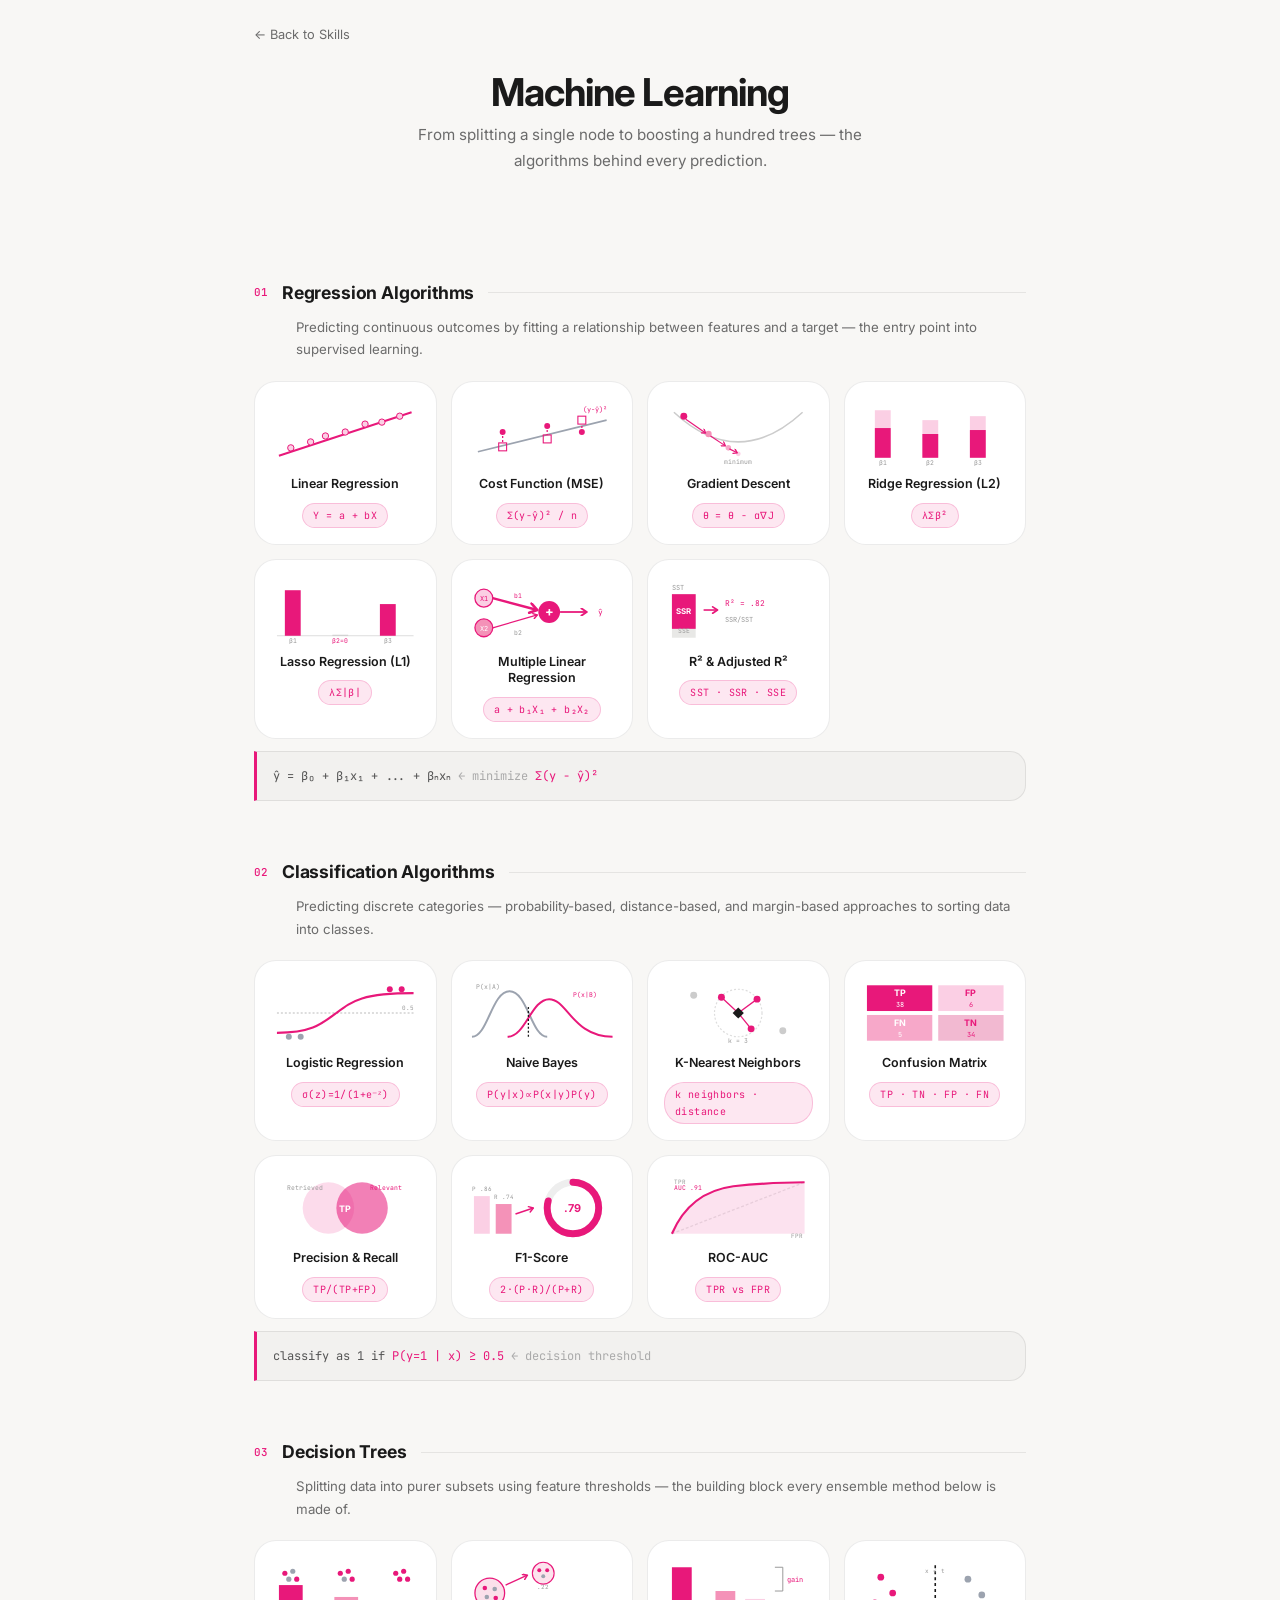
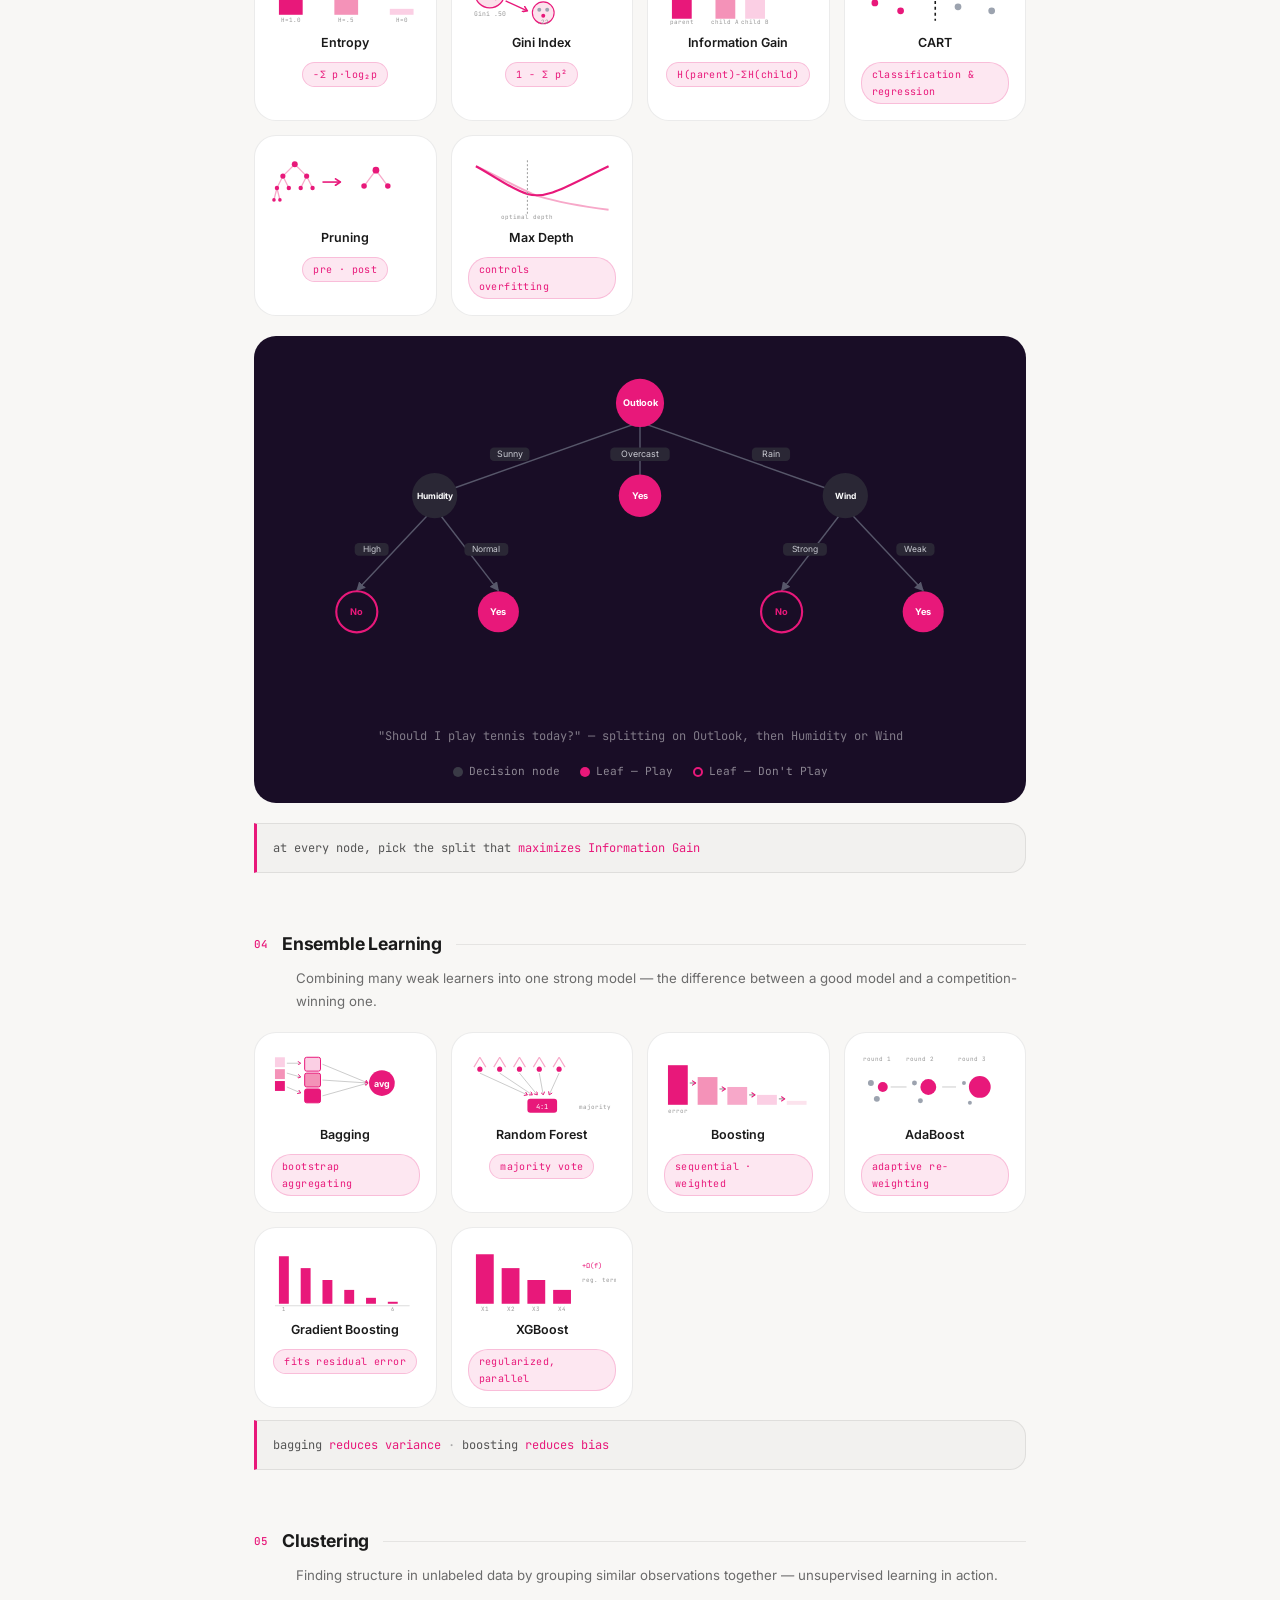
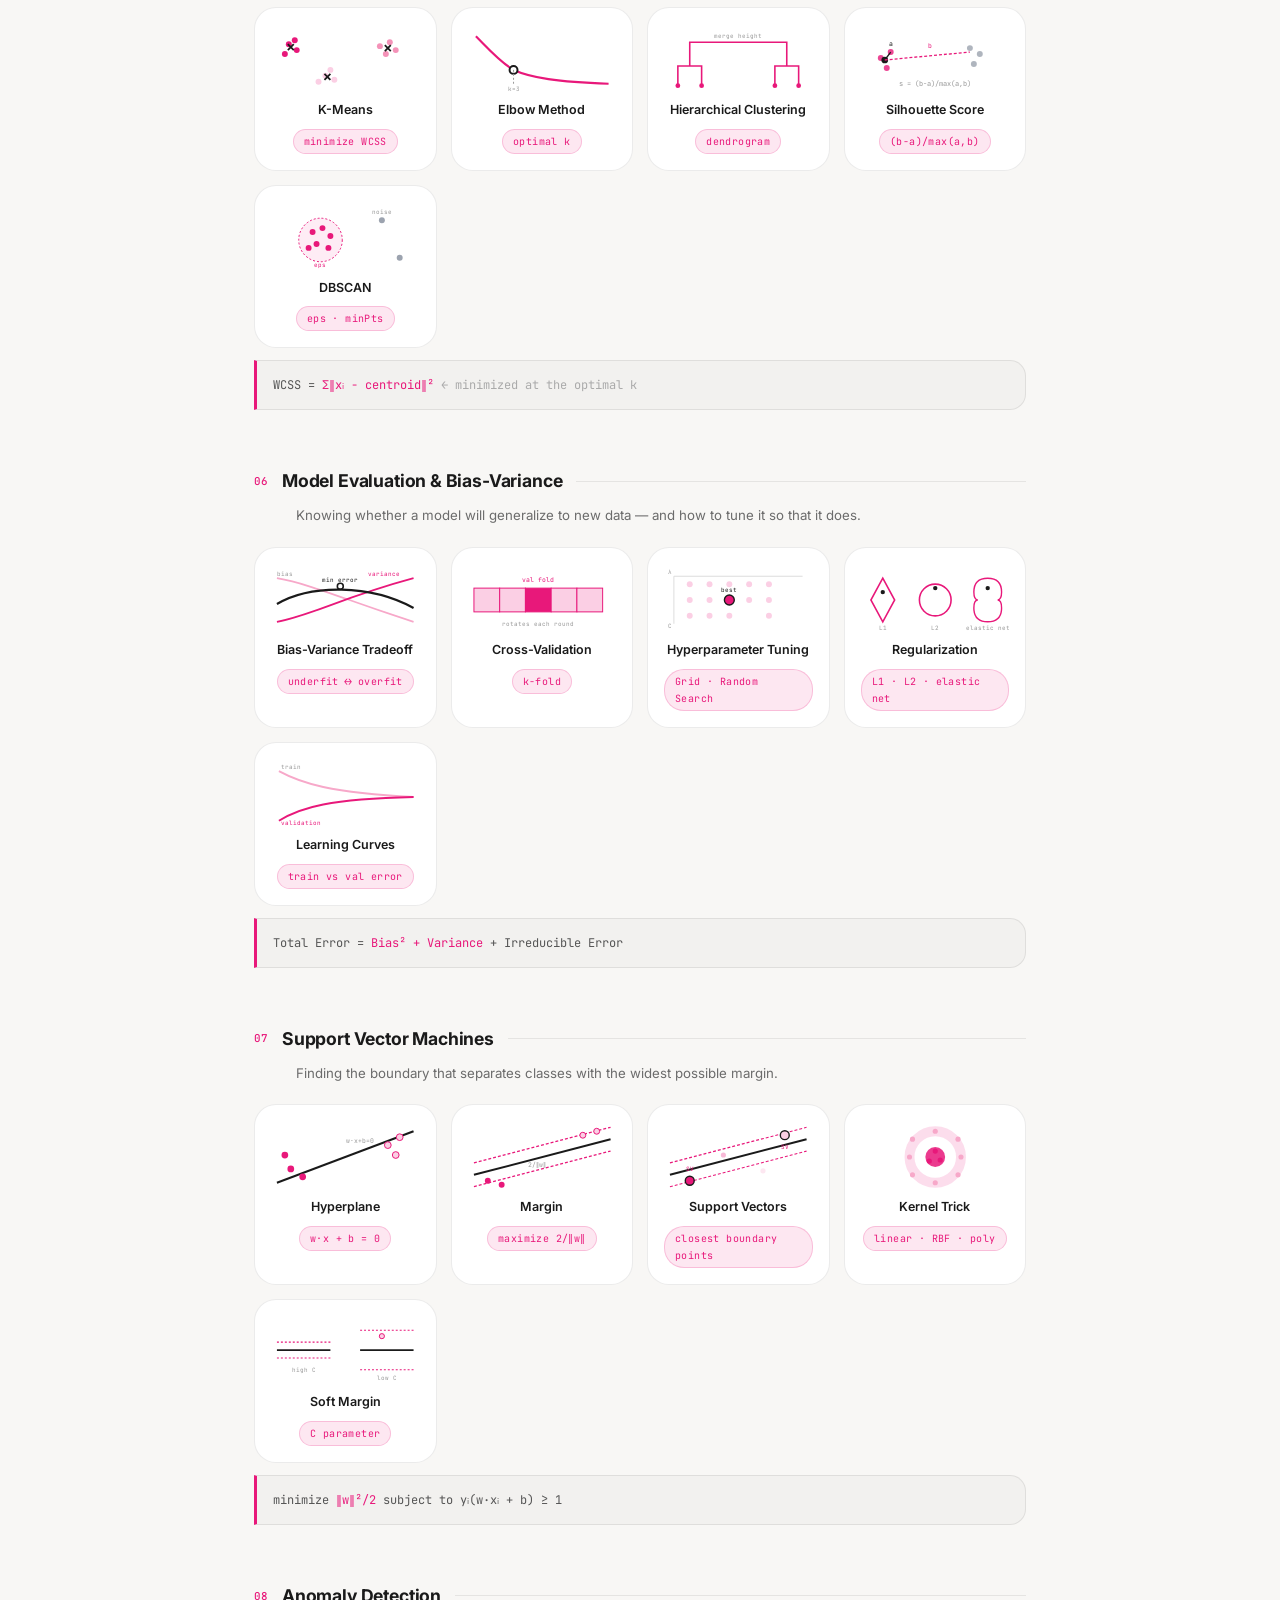
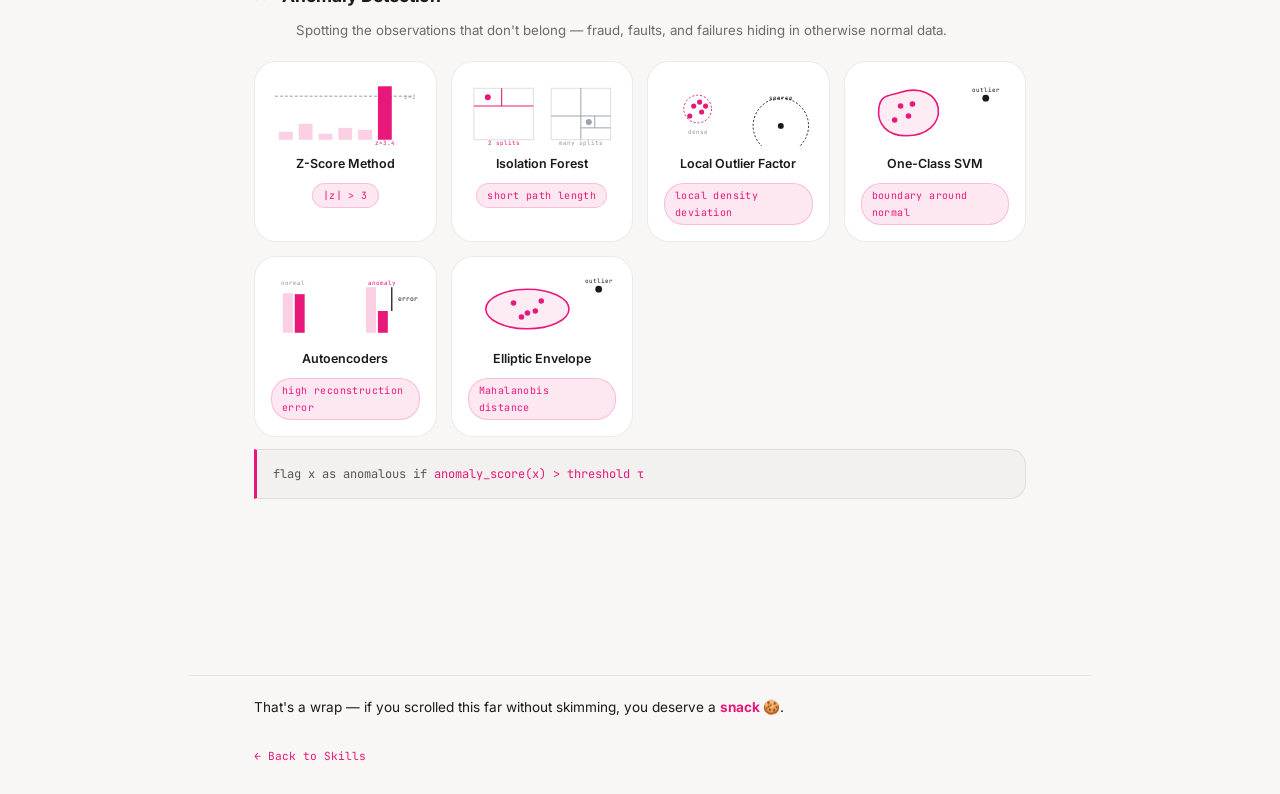
<file: Skills/machine_learning_for_data_analytics.html>
<!DOCTYPE html>
<html lang="en">
<head>
<meta charset="UTF-8"/>
<meta name="viewport" content="width=device-width, initial-scale=1.0"/>
<title>Machine Learning Skills | Rutuja Patel</title>
<link rel="icon" type="image/svg+xml" href="data:image/svg+xml,%3Csvg xmlns='http://www.w3.org/2000/svg' viewBox='0 0 64 64'%3E%3Cdefs%3E%3ClinearGradient id='g' x1='0%25' y1='0%25' x2='100%25' y2='100%25'%3E%3Cstop offset='0%25' stop-color='%23e8187a'/%3E%3Cstop offset='100%25' stop-color='%23f9004d'/%3E%3C/linearGradient%3E%3C/defs%3E%3Ccircle cx='32' cy='32' r='32' fill='url(%23g)'/%3E%3Ctext x='32' y='42' font-family='Poppins, Arial, sans-serif' font-weight='800' font-size='26' fill='white' text-anchor='middle'%3ERP%3C/text%3E%3C/svg%3E">
<link href="https://fonts.googleapis.com/css2?family=Inter:wght@300;400;500;600;700&family=JetBrains+Mono:wght@400;500&display=swap" rel="stylesheet"/>
<style>
:root{--pk:#e8187a;--pka:rgba(232,24,122,.1);--pkb:rgba(232,24,122,.2);--pkc:rgba(232,24,122,.5);--bg:#f8f7f5;--bg2:#ffffff;--bg3:#f2f1ef;--border:rgba(0,0,0,0.08);--border2:rgba(232,24,122,.25);--text:#1a1a1a;--muted:#6b6b6b;--dim:#aaaaaa;--navy:#190d26;--mono:'JetBrains Mono',monospace;--sans:'Inter',sans-serif;--r:16px;--rl:22px}
*,*::before,*::after{box-sizing:border-box;margin:0;padding:0}
html{scroll-behavior:smooth}
body{background:var(--bg);color:var(--text);font-family:var(--sans);font-size:15px;line-height:1.7}
.backlink{display:block;max-width:900px;margin:0 auto;padding:24px 5% 0;font-family:var(--sans);font-size:.8rem}
.backlink a{color:var(--muted);text-decoration:none}
.backlink a:hover{color:var(--pk)}
.hero{max-width:900px;margin:0 auto;padding:24px 5% 32px;text-align:center}
.eyebrow{font-family:var(--mono);font-size:.68rem;letter-spacing:.14em;text-transform:uppercase;color:var(--pk);margin-bottom:14px;font-weight:500}
.hero h1{font-size:clamp(1.6rem,4vw,2.4rem);font-weight:700;line-height:1.15;letter-spacing:-.025em;color:var(--text);margin-bottom:8px}
.hero-sub{font-size:.95rem;color:var(--muted);max-width:480px;margin:0 auto 40px}
.page{max-width:900px;margin:0 auto;padding:32px 5% 80px}
.sec{margin-bottom:56px}
.sec-head{display:flex;align-items:center;gap:14px;margin-bottom:8px}
.sec-num{font-family:var(--mono);font-size:.68rem;color:var(--pk);font-weight:500}
.sec-title{font-size:1.1rem;font-weight:700;color:var(--text);letter-spacing:-.01em}
.sec-line{flex:1;height:1px;background:var(--border)}
.sec-desc{font-size:.83rem;color:var(--muted);margin-bottom:20px;padding-left:42px}
.grid{display:grid;grid-template-columns:repeat(auto-fill,minmax(160px,1fr));gap:14px}
.card{background:var(--bg2);border:1px solid var(--border);border-radius:var(--rl);padding:20px 16px 16px;display:flex;flex-direction:column;align-items:center;gap:10px;transition:border-color .2s,box-shadow .2s;cursor:default}
.card:hover{border-color:var(--pkb);box-shadow:0 4px 20px rgba(232,24,122,.08)}
.chart-wrap{width:100%;height:64px;position:relative}
.card-label{font-size:12.5px;font-weight:600;color:var(--text);text-align:center;line-height:1.35}
.card-tag{font-size:10px;color:var(--pk);background:var(--pka);border:1px solid var(--pkb);border-radius:20px;padding:3px 10px;font-family:var(--mono);letter-spacing:.04em}
.formula{background:var(--bg3);border:1px solid var(--border);border-left:3px solid var(--pk);border-radius:0 var(--r) var(--r) 0;padding:12px 16px;font-family:var(--mono);font-size:.75rem;color:#555;margin:12px 0;line-height:2}
.formula .c{color:var(--dim)}
.formula .k{color:var(--pk)}
.chart-wrap svg{width:100%;height:100%;display:block}

/* decision tree signature panel */
.tree-panel{background:var(--navy);border-radius:var(--rl);padding:28px clamp(8px,3vw,32px) 18px;margin:20px 0}
.tree-panel svg{display:block;width:100%;height:auto}
.tree-caption{text-align:center;font-size:.75rem;color:rgba(255,255,255,.45);font-family:var(--mono);margin-top:8px}
.tree-legend{display:flex;flex-wrap:wrap;justify-content:center;gap:20px;padding:16px 6px 4px;font-size:.7rem;color:rgba(255,255,255,.5);font-family:var(--mono)}
.tree-legend span{display:inline-flex;align-items:center;gap:6px}
.tdot{width:10px;height:10px;border-radius:50%;display:inline-block;flex:none}
.tdot.node{background:#3a3a46}
.tdot.yes{background:var(--pk)}
.tdot.no{background:transparent;border:2px solid var(--pk)}

footer{border-top:1px solid var(--border);padding:28px 5%;display:flex;align-items:center;justify-content:space-between;font-family:var(--mono);font-size:.7rem;color:var(--dim);max-width:900px;margin:0 auto}
footer span{color:var(--pk)}
footer a{color:var(--pk);text-decoration:none}
@media(max-width:600px){.grid{grid-template-columns:repeat(2,1fr)}}
</style>
</head>
<body>

<div class="backlink"><a href="../index.html#features">&larr; Back to Skills</a></div>

<div class="hero">
  <h1>Machine Learning</h1>
  <p class="hero-sub">From splitting a single node to boosting a hundred trees — the algorithms behind every prediction.</p>
</div>

<div class="page">

<!-- 01 REGRESSION -->
<div class="sec">
  <div class="sec-head"><span class="sec-num">01</span><div class="sec-title">Regression Algorithms</div><div class="sec-line"></div></div>
  <p class="sec-desc">Predicting continuous outcomes by fitting a relationship between features and a target — the entry point into supervised learning.</p>
  <div class="grid">
    <div class="card"><div class="chart-wrap">
      <svg viewBox="0 0 150 64" xmlns="http://www.w3.org/2000/svg" role="img" aria-label="Scattered data points with a straight best fit line running through them">
        <line x1="8" y1="54" x2="142" y2="10" stroke="#e8187a" stroke-width="2"/>
        <circle cx="20" cy="46" r="3.2" fill="#fbcfe4" stroke="#e8187a" stroke-width="1"/>
        <circle cx="40" cy="40" r="3.2" fill="#fbcfe4" stroke="#e8187a" stroke-width="1"/>
        <circle cx="55" cy="34" r="3.2" fill="#fbcfe4" stroke="#e8187a" stroke-width="1"/>
        <circle cx="75" cy="30" r="3.2" fill="#fbcfe4" stroke="#e8187a" stroke-width="1"/>
        <circle cx="95" cy="22" r="3.2" fill="#fbcfe4" stroke="#e8187a" stroke-width="1"/>
        <circle cx="112" cy="20" r="3.2" fill="#fbcfe4" stroke="#e8187a" stroke-width="1"/>
        <circle cx="130" cy="14" r="3.2" fill="#fbcfe4" stroke="#e8187a" stroke-width="1"/>
      </svg>
    </div><div class="card-label">Linear Regression</div><div class="card-tag">Y = a + bX</div></div>

    <div class="card"><div class="chart-wrap">
      <svg viewBox="0 0 150 64" xmlns="http://www.w3.org/2000/svg" role="img" aria-label="Data points with dashed residuals dropped to the fit line, each residual squared into a small box">
        <line x1="10" y1="50" x2="140" y2="18" stroke="#9ca3af" stroke-width="1.6"/>
        <circle cx="35" cy="30" r="3" fill="#e8187a"/>
        <line x1="35" y1="30" x2="35" y2="41" stroke="#e8187a" stroke-width="1.3" stroke-dasharray="2 2"/>
        <rect x="31" y="41" width="8" height="8" fill="none" stroke="#e8187a" stroke-width="1.1"/>
        <circle cx="80" cy="24" r="3" fill="#e8187a"/>
        <line x1="80" y1="24" x2="80" y2="33" stroke="#e8187a" stroke-width="1.3" stroke-dasharray="2 2"/>
        <rect x="76" y="33" width="8" height="8" fill="none" stroke="#e8187a" stroke-width="1.1"/>
        <circle cx="115" cy="30" r="3" fill="#e8187a"/>
        <line x1="115" y1="30" x2="115" y2="22" stroke="#e8187a" stroke-width="1.3" stroke-dasharray="2 2"/>
        <rect x="111" y="14" width="8" height="8" fill="none" stroke="#e8187a" stroke-width="1.1"/>
        <text x="128" y="10" text-anchor="middle" font-family="JetBrains Mono, monospace" font-size="7" fill="#e8187a">(y−ŷ)²</text>
      </svg>
    </div><div class="card-label">Cost Function (MSE)</div><div class="card-tag">Σ(y−ŷ)² / n</div></div>

    <div class="card"><div class="chart-wrap">
      <svg viewBox="0 0 150 64" xmlns="http://www.w3.org/2000/svg" role="img" aria-label="A ball rolling down a parabolic loss curve in shrinking steps toward the minimum">
        <defs><marker id="ml1" viewBox="0 0 10 10" refX="8" refY="5" markerWidth="5" markerHeight="5" orient="auto-start-reverse"><path d="M2 1L8 5L2 9" fill="none" stroke="#e8187a" stroke-width="2.2" stroke-linecap="round" stroke-linejoin="round"/></marker></defs>
        <path d="M10,10 Q75,70 140,10" fill="none" stroke="#ccc" stroke-width="1.6"/>
        <circle cx="20" cy="14" r="3.5" fill="#e8187a"/>
        <circle cx="45" cy="32" r="3.2" fill="#f492b8"/>
        <circle cx="65" cy="46" r="2.8" fill="#f7a8c9"/>
        <circle cx="75" cy="52" r="2.4" fill="#fbcfe4"/>
        <path d="M22,17 L42,31" stroke="#e8187a" stroke-width="1.2" fill="none" marker-end="url(#ml1)"/>
        <path d="M47,34 L62,44" stroke="#e8187a" stroke-width="1.2" fill="none" marker-end="url(#ml1)"/>
        <path d="M66,47 L74,51" stroke="#e8187a" stroke-width="1.2" fill="none" marker-end="url(#ml1)"/>
        <text x="75" y="62" text-anchor="middle" font-family="JetBrains Mono, monospace" font-size="6.5" fill="#999">minimum</text>
      </svg>
    </div><div class="card-label">Gradient Descent</div><div class="card-tag">θ = θ − α∇J</div></div>

    <div class="card"><div class="chart-wrap">
      <svg viewBox="0 0 150 64" xmlns="http://www.w3.org/2000/svg" role="img" aria-label="Three faded original coefficient bars shrunk uniformly toward zero but none reaching it">
        <g fill="#fbcfe4">
          <rect x="14" y="8" width="16" height="48"/>
          <rect x="62" y="18" width="16" height="38"/>
          <rect x="110" y="14" width="16" height="42"/>
        </g>
        <g fill="#e8187a">
          <rect x="14" y="26" width="16" height="30"/>
          <rect x="62" y="32" width="16" height="24"/>
          <rect x="110" y="28" width="16" height="28"/>
        </g>
        <text x="22" y="63" text-anchor="middle" font-family="JetBrains Mono, monospace" font-size="6.5" fill="#999">β1</text>
        <text x="70" y="63" text-anchor="middle" font-family="JetBrains Mono, monospace" font-size="6.5" fill="#999">β2</text>
        <text x="118" y="63" text-anchor="middle" font-family="JetBrains Mono, monospace" font-size="6.5" fill="#999">β3</text>
      </svg>
    </div><div class="card-label">Ridge Regression (L2)</div><div class="card-tag">λΣβ²</div></div>

    <div class="card"><div class="chart-wrap">
      <svg viewBox="0 0 150 64" xmlns="http://www.w3.org/2000/svg" role="img" aria-label="Two coefficient bars remain while a third is driven exactly to zero by L1 regularization">
        <line x1="6" y1="56" x2="144" y2="56" stroke="#ddd" stroke-width="1"/>
        <rect x="14" y="10" width="16" height="46" fill="#e8187a"/>
        <rect x="62" y="55" width="16" height="1" fill="#ccc"/>
        <rect x="110" y="24" width="16" height="32" fill="#e8187a"/>
        <text x="22" y="63" text-anchor="middle" font-family="JetBrains Mono, monospace" font-size="6.5" fill="#999">β1</text>
        <text x="70" y="63" text-anchor="middle" font-family="JetBrains Mono, monospace" font-size="6.5" fill="#e8187a">β2=0</text>
        <text x="118" y="63" text-anchor="middle" font-family="JetBrains Mono, monospace" font-size="6.5" fill="#999">β3</text>
      </svg>
    </div><div class="card-label">Lasso Regression (L1)</div><div class="card-tag">λΣ|β|</div></div>

    <div class="card"><div class="chart-wrap">
      <svg viewBox="0 0 150 64" xmlns="http://www.w3.org/2000/svg" role="img" aria-label="Two weighted inputs X1 and X2 summed together to produce the predicted output y hat">
        <defs><marker id="ml2" viewBox="0 0 10 10" refX="8" refY="5" markerWidth="5" markerHeight="5" orient="auto-start-reverse"><path d="M2 1L8 5L2 9" fill="none" stroke="#e8187a" stroke-width="2.2" stroke-linecap="round" stroke-linejoin="round"/></marker></defs>
        <circle cx="16" cy="18" r="9" fill="#fbcfe4" stroke="#e8187a" stroke-width="1.3"/>
        <text x="16" y="21" text-anchor="middle" font-family="JetBrains Mono, monospace" font-size="7" fill="#e8187a">X1</text>
        <circle cx="16" cy="48" r="9" fill="#f492b8" stroke="#e8187a" stroke-width="1.3"/>
        <text x="16" y="51" text-anchor="middle" font-family="JetBrains Mono, monospace" font-size="7" fill="#fff">X2</text>
        <line x1="25" y1="18" x2="70" y2="30" stroke="#e8187a" stroke-width="2.4" marker-end="url(#ml2)"/>
        <line x1="25" y1="48" x2="70" y2="35" stroke="#e8187a" stroke-width="1.3" marker-end="url(#ml2)"/>
        <text x="46" y="18" font-family="JetBrains Mono, monospace" font-size="6.5" fill="#e8187a">b1</text>
        <text x="46" y="55" font-family="JetBrains Mono, monospace" font-size="6.5" fill="#999">b2</text>
        <circle cx="82" cy="32" r="11" fill="#e8187a"/>
        <text x="82" y="36" text-anchor="middle" font-family="Inter, sans-serif" font-weight="700" font-size="13" fill="#fff">+</text>
        <line x1="93" y1="32" x2="120" y2="32" stroke="#e8187a" stroke-width="1.8" marker-end="url(#ml2)"/>
        <text x="134" y="35" text-anchor="middle" font-family="JetBrains Mono, monospace" font-size="8" fill="#e8187a">ŷ</text>
      </svg>
    </div><div class="card-label">Multiple Linear Regression</div><div class="card-tag">a + b₁X₁ + b₂X₂</div></div>

    <div class="card"><div class="chart-wrap">
      <svg viewBox="0 0 150 64" xmlns="http://www.w3.org/2000/svg" role="img" aria-label="Total variance split into explained variance and residual error, forming the R squared ratio">
        <defs><marker id="ml3" viewBox="0 0 10 10" refX="8" refY="5" markerWidth="5" markerHeight="5" orient="auto-start-reverse"><path d="M2 1L8 5L2 9" fill="none" stroke="#e8187a" stroke-width="2.2" stroke-linecap="round" stroke-linejoin="round"/></marker></defs>
        <text x="8" y="10" font-family="JetBrains Mono, monospace" font-size="7" fill="#999">SST</text>
        <rect x="8" y="14" width="24" height="44" fill="#e8e8e6"/>
        <rect x="8" y="14" width="24" height="35" fill="#e8187a"/>
        <text x="20" y="34" text-anchor="middle" font-family="Inter, sans-serif" font-weight="700" font-size="8" fill="#fff">SSR</text>
        <text x="20" y="53" text-anchor="middle" font-family="JetBrains Mono, monospace" font-size="6.5" fill="#999">SSE</text>
        <line x1="40" y1="30" x2="54" y2="30" stroke="#e8187a" stroke-width="1.6" marker-end="url(#ml3)"/>
        <text x="62" y="26" font-family="JetBrains Mono, monospace" font-size="8" fill="#e8187a">R² = .82</text>
        <text x="62" y="42" font-family="JetBrains Mono, monospace" font-size="7" fill="#999">SSR/SST</text>
      </svg>
    </div><div class="card-label">R² &amp; Adjusted R²</div><div class="card-tag">SST · SSR · SSE</div></div>
  </div>
  <div class="formula">ŷ = β₀ + β₁x₁ + ... + βₙxₙ <span class="c">← minimize</span> <span class="k">Σ(y − ŷ)²</span></div>
</div>

<!-- 02 CLASSIFICATION -->
<div class="sec">
  <div class="sec-head"><span class="sec-num">02</span><div class="sec-title">Classification Algorithms</div><div class="sec-line"></div></div>
  <p class="sec-desc">Predicting discrete categories — probability-based, distance-based, and margin-based approaches to sorting data into classes.</p>
  <div class="grid">
    <div class="card"><div class="chart-wrap">
      <svg viewBox="0 0 150 64" xmlns="http://www.w3.org/2000/svg" role="img" aria-label="An S shaped sigmoid curve crossing a 0.5 decision threshold, separating class 0 points from class 1 points">
        <line x1="6" y1="32" x2="144" y2="32" stroke="#bbb" stroke-width="1" stroke-dasharray="2 2"/>
        <text x="144" y="29" text-anchor="end" font-family="JetBrains Mono, monospace" font-size="6" fill="#999">0.5</text>
        <path d="M6,52 C40,52 50,44 66,32 C82,20 92,12 144,12" fill="none" stroke="#e8187a" stroke-width="2.2"/>
        <circle cx="18" cy="56" r="3" fill="#9ca3af"/><circle cx="30" cy="56" r="3" fill="#9ca3af"/>
        <circle cx="120" cy="8" r="3" fill="#e8187a"/><circle cx="132" cy="8" r="3" fill="#e8187a"/>
      </svg>
    </div><div class="card-label">Logistic Regression</div><div class="card-tag">σ(z)=1/(1+e⁻ᶻ)</div></div>

    <div class="card"><div class="chart-wrap">
      <svg viewBox="0 0 150 64" xmlns="http://www.w3.org/2000/svg" role="img" aria-label="Two overlapping class probability distributions with a decision boundary where the curves cross">
        <path d="M4,56 C20,56 24,10 42,10 C60,10 64,56 80,56" fill="none" stroke="#9ca3af" stroke-width="2"/>
        <path d="M40,56 C58,56 64,18 82,18 C100,18 106,56 146,56" fill="none" stroke="#e8187a" stroke-width="2"/>
        <line x1="61" y1="56" x2="61" y2="26" stroke="#1a1a1a" stroke-width="1.3" stroke-dasharray="2 2"/>
        <text x="20" y="8" text-anchor="middle" font-family="JetBrains Mono, monospace" font-size="6.5" fill="#999">P(x|A)</text>
        <text x="118" y="16" text-anchor="middle" font-family="JetBrains Mono, monospace" font-size="6.5" fill="#e8187a">P(x|B)</text>
      </svg>
    </div><div class="card-label">Naive Bayes</div><div class="card-tag">P(y|x)∝P(x|y)P(y)</div></div>

    <div class="card"><div class="chart-wrap">
      <svg viewBox="0 0 150 64" xmlns="http://www.w3.org/2000/svg" role="img" aria-label="A query point connected by lines to its three nearest neighbors, with the majority class highlighted">
        <circle cx="75" cy="32" r="24" fill="none" stroke="#ddd" stroke-width="1.2" stroke-dasharray="2 2"/>
        <circle cx="30" cy="14" r="3.5" fill="#ccc"/>
        <circle cx="120" cy="50" r="3.5" fill="#ccc"/>
        <circle cx="58" cy="16" r="3.5" fill="#e8187a"/>
        <circle cx="94" cy="18" r="3.5" fill="#e8187a"/>
        <circle cx="88" cy="48" r="3.5" fill="#e8187a"/>
        <line x1="75" y1="32" x2="58" y2="16" stroke="#e8187a" stroke-width="1.3"/>
        <line x1="75" y1="32" x2="94" y2="18" stroke="#e8187a" stroke-width="1.3"/>
        <line x1="75" y1="32" x2="88" y2="48" stroke="#e8187a" stroke-width="1.3"/>
        <rect x="71" y="28" width="8" height="8" fill="#1a1a1a" transform="rotate(45 75 32)"/>
        <text x="75" y="62" text-anchor="middle" font-family="JetBrains Mono, monospace" font-size="6.5" fill="#999">k = 3</text>
      </svg>
    </div><div class="card-label">K-Nearest Neighbors</div><div class="card-tag">k neighbors · distance</div></div>

    <div class="card"><div class="chart-wrap">
      <svg viewBox="0 0 150 64" xmlns="http://www.w3.org/2000/svg" role="img" aria-label="A 2 by 2 confusion matrix grid with true positive, false positive, false negative and true negative cells shaded by count">
        <rect x="6" y="4" width="66" height="26" fill="#e8187a"/>
        <text x="39" y="15" text-anchor="middle" font-family="Inter, sans-serif" font-weight="700" font-size="9" fill="#fff">TP</text>
        <text x="39" y="26" text-anchor="middle" font-family="JetBrains Mono, monospace" font-size="7" fill="#fff">38</text>
        <rect x="78" y="4" width="66" height="26" fill="#fbcfe4"/>
        <text x="111" y="15" text-anchor="middle" font-family="Inter, sans-serif" font-weight="700" font-size="9" fill="#e8187a">FP</text>
        <text x="111" y="26" text-anchor="middle" font-family="JetBrains Mono, monospace" font-size="7" fill="#e8187a">6</text>
        <rect x="6" y="34" width="66" height="26" fill="#f7a8c9"/>
        <text x="39" y="45" text-anchor="middle" font-family="Inter, sans-serif" font-weight="700" font-size="9" fill="#fff">FN</text>
        <text x="39" y="56" text-anchor="middle" font-family="JetBrains Mono, monospace" font-size="7" fill="#fff">5</text>
        <rect x="78" y="34" width="66" height="26" fill="#f2b9d1"/>
        <text x="111" y="45" text-anchor="middle" font-family="Inter, sans-serif" font-weight="700" font-size="9" fill="#e8187a">TN</text>
        <text x="111" y="56" text-anchor="middle" font-family="JetBrains Mono, monospace" font-size="7" fill="#e8187a">34</text>
      </svg>
    </div><div class="card-label">Confusion Matrix</div><div class="card-tag">TP · TN · FP · FN</div></div>

    <div class="card"><div class="chart-wrap">
      <svg viewBox="0 0 150 64" xmlns="http://www.w3.org/2000/svg" role="img" aria-label="Overlapping retrieved and relevant circles, with true positives in the intersection driving precision and recall">
        <circle cx="58" cy="32" r="26" fill="#fbcfe4" opacity="0.75"/>
        <circle cx="92" cy="32" r="26" fill="#e8187a" opacity="0.55"/>
        <text x="34" y="14" text-anchor="middle" font-family="JetBrains Mono, monospace" font-size="6.5" fill="#999">Retrieved</text>
        <text x="116" y="14" text-anchor="middle" font-family="JetBrains Mono, monospace" font-size="6.5" fill="#e8187a">Relevant</text>
        <text x="75" y="36" text-anchor="middle" font-family="Inter, sans-serif" font-weight="700" font-size="9" fill="#fff">TP</text>
      </svg>
    </div><div class="card-label">Precision &amp; Recall</div><div class="card-tag">TP/(TP+FP)</div></div>

    <div class="card"><div class="chart-wrap">
      <svg viewBox="0 0 150 64" xmlns="http://www.w3.org/2000/svg" role="img" aria-label="Precision and recall bars combining into an F1 score badge showing their harmonic mean">
        <defs><marker id="ml4" viewBox="0 0 10 10" refX="8" refY="5" markerWidth="4.5" markerHeight="4.5" orient="auto-start-reverse"><path d="M2 1L8 5L2 9" fill="none" stroke="#e8187a" stroke-width="2" stroke-linecap="round" stroke-linejoin="round"/></marker></defs>
        <rect x="6" y="20" width="16" height="38" fill="#fbcfe4"/>
        <text x="14" y="15" text-anchor="middle" font-family="JetBrains Mono, monospace" font-size="6" fill="#999">P .86</text>
        <rect x="28" y="28" width="16" height="30" fill="#f492b8"/>
        <text x="36" y="23" text-anchor="middle" font-family="JetBrains Mono, monospace" font-size="6" fill="#999">R .74</text>
        <line x1="48" y1="38" x2="66" y2="32" stroke="#e8187a" stroke-width="1.6" marker-end="url(#ml4)"/>
        <circle cx="106" cy="32" r="26" fill="none" stroke="#eee" stroke-width="7"/>
        <circle cx="106" cy="32" r="26" fill="none" stroke="#e8187a" stroke-width="7" stroke-dasharray="129 35" stroke-linecap="round" transform="rotate(-90 106 32)"/>
        <text x="106" y="36" text-anchor="middle" font-family="Inter, sans-serif" font-weight="700" font-size="11" fill="#e8187a">.79</text>
      </svg>
    </div><div class="card-label">F1-Score</div><div class="card-tag">2·(P·R)/(P+R)</div></div>

    <div class="card"><div class="chart-wrap">
      <svg viewBox="0 0 150 64" xmlns="http://www.w3.org/2000/svg" role="img" aria-label="A ROC curve bowing above the diagonal reference line with the area underneath shaded">
        <line x1="8" y1="58" x2="142" y2="6" stroke="#ccc" stroke-width="1.3" stroke-dasharray="3 2"/>
        <path d="M8,58 C20,30 40,14 70,10 C100,7 120,6 142,6 L142,58 Z" fill="#fbcfe4" opacity="0.6"/>
        <path d="M8,58 C20,30 40,14 70,10 C100,7 120,6 142,6" fill="none" stroke="#e8187a" stroke-width="2.2"/>
        <text x="10" y="14" font-family="JetBrains Mono, monospace" font-size="6.5" fill="#e8187a">AUC .91</text>
        <text x="140" y="62" text-anchor="end" font-family="JetBrains Mono, monospace" font-size="6" fill="#999">FPR</text>
        <text x="10" y="8" font-family="JetBrains Mono, monospace" font-size="6" fill="#999">TPR</text>
      </svg>
    </div><div class="card-label">ROC-AUC</div><div class="card-tag">TPR vs FPR</div></div>
  </div>
  <div class="formula">classify as 1 if <span class="k">P(y=1 | x) ≥ 0.5</span> <span class="c">← decision threshold</span></div>
</div>

<!-- 03 DECISION TREES -->
<div class="sec">
  <div class="sec-head"><span class="sec-num">03</span><div class="sec-title">Decision Trees</div><div class="sec-line"></div></div>
  <p class="sec-desc">Splitting data into purer subsets using feature thresholds — the building block every ensemble method below is made of.</p>
  <div class="grid">
    <div class="card"><div class="chart-wrap">
      <svg viewBox="0 0 150 64" xmlns="http://www.w3.org/2000/svg" role="img" aria-label="Entropy dropping from a mixed group of points to purer groups across three tree levels">
        <circle cx="14" cy="12" r="2.6" fill="#e8187a"/><circle cx="22" cy="10" r="2.6" fill="#9ca3af"/><circle cx="18" cy="18" r="2.6" fill="#9ca3af"/><circle cx="26" cy="18" r="2.6" fill="#e8187a"/>
        <rect x="8" y="24" width="24" height="30" fill="#e8187a"/>
        <text x="20" y="61" text-anchor="middle" font-family="JetBrains Mono, monospace" font-size="6" fill="#999">H=1.0</text>
        <circle cx="70" cy="12" r="2.6" fill="#e8187a"/><circle cx="78" cy="10" r="2.6" fill="#e8187a"/><circle cx="74" cy="18" r="2.6" fill="#9ca3af"/><circle cx="82" cy="18" r="2.6" fill="#e8187a"/>
        <rect x="64" y="36" width="24" height="18" fill="#f492b8"/>
        <text x="76" y="61" text-anchor="middle" font-family="JetBrains Mono, monospace" font-size="6" fill="#999">H=.5</text>
        <circle cx="126" cy="12" r="2.6" fill="#e8187a"/><circle cx="134" cy="10" r="2.6" fill="#e8187a"/><circle cx="130" cy="18" r="2.6" fill="#e8187a"/><circle cx="138" cy="18" r="2.6" fill="#e8187a"/>
        <rect x="120" y="48" width="24" height="6" fill="#fbcfe4"/>
        <text x="132" y="61" text-anchor="middle" font-family="JetBrains Mono, monospace" font-size="6" fill="#999">H=0</text>
      </svg>
    </div><div class="card-label">Entropy</div><div class="card-tag">−Σ p·log₂p</div></div>

    <div class="card"><div class="chart-wrap">
      <svg viewBox="0 0 150 64" xmlns="http://www.w3.org/2000/svg" role="img" aria-label="A mixed parent node splitting into two purer child nodes with lower Gini impurity values">
        <defs><marker id="ml5" viewBox="0 0 10 10" refX="8" refY="5" markerWidth="5" markerHeight="5" orient="auto-start-reverse"><path d="M2 1L8 5L2 9" fill="none" stroke="#e8187a" stroke-width="2.2" stroke-linecap="round" stroke-linejoin="round"/></marker></defs>
        <circle cx="22" cy="32" r="15" fill="#fbe0ea" stroke="#e8187a" stroke-width="1.3"/>
        <circle cx="17" cy="27" r="2.3" fill="#e8187a"/><circle cx="27" cy="28" r="2.3" fill="#9ca3af"/><circle cx="19" cy="36" r="2.3" fill="#9ca3af"/><circle cx="28" cy="37" r="2.3" fill="#e8187a"/>
        <text x="22" y="55" text-anchor="middle" font-family="JetBrains Mono, monospace" font-size="6.5" fill="#999">Gini .50</text>
        <line x1="38" y1="24" x2="60" y2="14" stroke="#e8187a" stroke-width="1.4" marker-end="url(#ml5)"/>
        <line x1="38" y1="40" x2="60" y2="50" stroke="#e8187a" stroke-width="1.4" marker-end="url(#ml5)"/>
        <circle cx="76" cy="12" r="11" fill="#fce3ed" stroke="#e8187a" stroke-width="1.1"/>
        <circle cx="72" cy="9" r="2" fill="#e8187a"/><circle cx="80" cy="9" r="2" fill="#e8187a"/><circle cx="76" cy="15" r="2" fill="#9ca3af"/>
        <text x="76" y="28" text-anchor="middle" font-family="JetBrains Mono, monospace" font-size="6" fill="#999">.22</text>
        <circle cx="76" cy="52" r="11" fill="#fce3ed" stroke="#e8187a" stroke-width="1.1"/>
        <circle cx="72" cy="49" r="2" fill="#9ca3af"/><circle cx="80" cy="49" r="2" fill="#9ca3af"/><circle cx="76" cy="55" r="2" fill="#e8187a"/>
        <text x="76" y="63" text-anchor="middle" font-family="JetBrains Mono, monospace" font-size="6" fill="#999">.22</text>
      </svg>
    </div><div class="card-label">Gini Index</div><div class="card-tag">1 − Σ p²</div></div>

    <div class="card"><div class="chart-wrap">
      <svg viewBox="0 0 150 64" xmlns="http://www.w3.org/2000/svg" role="img" aria-label="Parent entropy bar compared to the weighted average of child entropy bars, with the gap marking information gain">
        <rect x="8" y="6" width="20" height="52" fill="#e8187a"/>
        <text x="18" y="63" text-anchor="middle" font-family="JetBrains Mono, monospace" font-size="6" fill="#999">parent</text>
        <rect x="52" y="30" width="20" height="28" fill="#f492b8"/>
        <text x="62" y="63" text-anchor="middle" font-family="JetBrains Mono, monospace" font-size="6" fill="#999">child A</text>
        <rect x="82" y="38" width="20" height="20" fill="#fbcfe4"/>
        <text x="92" y="63" text-anchor="middle" font-family="JetBrains Mono, monospace" font-size="6" fill="#999">child B</text>
        <line x1="112" y1="6" x2="120" y2="6" stroke="#999" stroke-width="1"/>
        <line x1="112" y1="30" x2="120" y2="30" stroke="#999" stroke-width="1"/>
        <line x1="120" y1="6" x2="120" y2="30" stroke="#999" stroke-width="1"/>
        <text x="124" y="21" font-family="JetBrains Mono, monospace" font-size="7" fill="#e8187a">gain</text>
      </svg>
    </div><div class="card-label">Information Gain</div><div class="card-tag">H(parent)−ΣH(child)</div></div>

    <div class="card"><div class="chart-wrap">
      <svg viewBox="0 0 150 64" xmlns="http://www.w3.org/2000/svg" role="img" aria-label="A vertical threshold line splitting scattered points into a pink group and a gray group">
        <line x1="75" y1="4" x2="75" y2="60" stroke="#1a1a1a" stroke-width="1.6" stroke-dasharray="3 3"/>
        <g fill="#e8187a"><circle cx="20" cy="16" r="3.4"/><circle cx="32" cy="32" r="3.4"/><circle cx="14" cy="42" r="3.4"/><circle cx="40" cy="50" r="3.4"/></g>
        <g fill="#9ca3af"><circle cx="108" cy="18" r="3.4"/><circle cx="122" cy="34" r="3.4"/><circle cx="98" cy="46" r="3.4"/><circle cx="132" cy="50" r="3.4"/></g>
        <text x="75" y="12" text-anchor="middle" font-family="JetBrains Mono, monospace" font-size="6" fill="#999">x &lt; t</text>
      </svg>
    </div><div class="card-label">CART</div><div class="card-tag">classification &amp; regression</div></div>

    <div class="card"><div class="chart-wrap">
      <svg viewBox="0 0 150 64" xmlns="http://www.w3.org/2000/svg" role="img" aria-label="A bushy tree with many nodes pruned down to a small tree with fewer nodes">
        <defs><marker id="ml6" viewBox="0 0 10 10" refX="8" refY="5" markerWidth="5" markerHeight="5" orient="auto-start-reverse"><path d="M2 1L8 5L2 9" fill="none" stroke="#e8187a" stroke-width="2.2" stroke-linecap="round" stroke-linejoin="round"/></marker></defs>
        <g stroke="#f7a8c9" stroke-width="1.3">
          <line x1="24" y1="8" x2="12" y2="20"/><line x1="24" y1="8" x2="36" y2="20"/>
          <line x1="12" y1="20" x2="6" y2="32"/><line x1="12" y1="20" x2="18" y2="32"/>
          <line x1="36" y1="20" x2="30" y2="32"/><line x1="36" y1="20" x2="42" y2="32"/>
          <line x1="6" y1="32" x2="3" y2="44"/><line x1="6" y1="32" x2="9" y2="44"/>
        </g>
        <g fill="#e8187a"><circle cx="24" cy="8" r="3"/><circle cx="12" cy="20" r="2.6"/><circle cx="36" cy="20" r="2.6"/><circle cx="6" cy="32" r="2.2"/><circle cx="18" cy="32" r="2.2"/><circle cx="30" cy="32" r="2.2"/><circle cx="42" cy="32" r="2.2"/><circle cx="3" cy="44" r="1.8"/><circle cx="9" cy="44" r="1.8"/></g>
        <line x1="52" y1="26" x2="70" y2="26" stroke="#e8187a" stroke-width="1.6" marker-end="url(#ml6)"/>
        <g stroke="#f7a8c9" stroke-width="1.3">
          <line x1="106" y1="14" x2="94" y2="30"/><line x1="106" y1="14" x2="118" y2="30"/>
        </g>
        <g fill="#e8187a"><circle cx="106" cy="14" r="3.4"/><circle cx="94" cy="30" r="2.8"/><circle cx="118" cy="30" r="2.8"/></g>
      </svg>
    </div><div class="card-label">Pruning</div><div class="card-tag">pre · post</div></div>

    <div class="card"><div class="chart-wrap">
      <svg viewBox="0 0 150 64" xmlns="http://www.w3.org/2000/svg" role="img" aria-label="Training error keeps falling with depth while validation error falls then rises again, marking overfitting">
        <path d="M8,10 C30,20 50,32 70,40 C90,46 110,50 142,54" fill="none" stroke="#f7a8c9" stroke-width="2"/>
        <path d="M8,10 C30,22 45,34 60,38 C80,44 100,30 142,10" fill="none" stroke="#e8187a" stroke-width="2.2"/>
        <line x1="60" y1="4" x2="60" y2="60" stroke="#999" stroke-width="1" stroke-dasharray="2 2"/>
        <text x="60" y="63" text-anchor="middle" font-family="JetBrains Mono, monospace" font-size="6" fill="#999">optimal depth</text>
      </svg>
    </div><div class="card-label">Max Depth</div><div class="card-tag">controls overfitting</div></div>
  </div>

  <div class="tree-panel">
    <svg viewBox="0 0 1000 500" xmlns="http://www.w3.org/2000/svg" role="img" aria-label="Decision tree example splitting on Outlook, then Humidity or Wind, to decide Play or No Play">
      <defs>
        <marker id="arw" viewBox="0 0 10 10" refX="9" refY="5" markerWidth="6.5" markerHeight="6.5" orient="auto-start-reverse">
          <path d="M0,0 L10,5 L0,10 z" fill="#57576a"></path>
        </marker>
      </defs>
      <line x1="500" y1="82" x2="210" y2="185" stroke="#57576a" stroke-width="2" marker-end="url(#arw)"></line>
      <line x1="500" y1="82" x2="500" y2="185" stroke="#57576a" stroke-width="2" marker-end="url(#arw)"></line>
      <line x1="500" y1="82" x2="790" y2="185" stroke="#57576a" stroke-width="2" marker-end="url(#arw)"></line>
      <g font-family="Inter, sans-serif" font-size="12.5" fill="#c9cad2">
        <rect x="288" y="118" width="56" height="19" rx="6" fill="#2a2735"></rect><text x="316" y="131" text-anchor="middle">Sunny</text>
        <rect x="458" y="118" width="84" height="19" rx="6" fill="#2a2735"></rect><text x="500" y="131" text-anchor="middle">Overcast</text>
        <rect x="658" y="118" width="54" height="19" rx="6" fill="#2a2735"></rect><text x="685" y="131" text-anchor="middle">Rain</text>
      </g>
      <line x1="210" y1="203" x2="100" y2="320" stroke="#57576a" stroke-width="2" marker-end="url(#arw)"></line>
      <line x1="210" y1="203" x2="300" y2="320" stroke="#57576a" stroke-width="2" marker-end="url(#arw)"></line>
      <line x1="790" y1="203" x2="700" y2="320" stroke="#57576a" stroke-width="2" marker-end="url(#arw)"></line>
      <line x1="790" y1="203" x2="900" y2="320" stroke="#57576a" stroke-width="2" marker-end="url(#arw)"></line>
      <g font-family="Inter, sans-serif" font-size="12" fill="#c9cad2">
        <rect x="97" y="253" width="48" height="18" rx="6" fill="#2a2735"></rect><text x="121" y="266" text-anchor="middle">High</text>
        <rect x="252" y="253" width="62" height="18" rx="6" fill="#2a2735"></rect><text x="283" y="266" text-anchor="middle">Normal</text>
        <rect x="702" y="253" width="62" height="18" rx="6" fill="#2a2735"></rect><text x="733" y="266" text-anchor="middle">Strong</text>
        <rect x="862" y="253" width="54" height="18" rx="6" fill="#2a2735"></rect><text x="889" y="266" text-anchor="middle">Weak</text>
      </g>
      <circle cx="500" cy="55" r="34" fill="#e8187a"></circle>
      <text x="500" y="60" text-anchor="middle" font-family="Inter, sans-serif" font-weight="700" font-size="13" fill="#fff">Outlook</text>
      <circle cx="210" cy="186" r="32" fill="#2a2735"></circle>
      <text x="210" y="191" text-anchor="middle" font-family="Inter, sans-serif" font-weight="700" font-size="12" fill="#fff">Humidity</text>
      <circle cx="790" cy="186" r="32" fill="#2a2735"></circle>
      <text x="790" y="191" text-anchor="middle" font-family="Inter, sans-serif" font-weight="700" font-size="12" fill="#fff">Wind</text>
      <circle cx="500" cy="186" r="30" fill="#e8187a"></circle>
      <text x="500" y="191" text-anchor="middle" font-family="Inter, sans-serif" font-weight="700" font-size="13" fill="#fff">Yes</text>
      <circle cx="100" cy="350" r="29" fill="#190d26" stroke="#e8187a" stroke-width="3"></circle>
      <text x="100" y="355" text-anchor="middle" font-family="Inter, sans-serif" font-weight="700" font-size="13" fill="#e8187a">No</text>
      <circle cx="300" cy="350" r="29" fill="#e8187a"></circle>
      <text x="300" y="355" text-anchor="middle" font-family="Inter, sans-serif" font-weight="700" font-size="13" fill="#fff">Yes</text>
      <circle cx="700" cy="350" r="29" fill="#190d26" stroke="#e8187a" stroke-width="3"></circle>
      <text x="700" y="355" text-anchor="middle" font-family="Inter, sans-serif" font-weight="700" font-size="13" fill="#e8187a">No</text>
      <circle cx="900" cy="350" r="29" fill="#e8187a"></circle>
      <text x="900" y="355" text-anchor="middle" font-family="Inter, sans-serif" font-weight="700" font-size="13" fill="#fff">Yes</text>
    </svg>
    <div class="tree-caption">"Should I play tennis today?" — splitting on Outlook, then Humidity or Wind</div>
    <div class="tree-legend">
      <span><i class="tdot node"></i>Decision node</span>
      <span><i class="tdot yes"></i>Leaf — Play</span>
      <span><i class="tdot no"></i>Leaf — Don't Play</span>
    </div>
  </div>

  <div class="formula">at every node, pick the split that <span class="k">maximizes Information Gain</span></div>
</div>

<!-- 04 ENSEMBLE -->
<div class="sec">
  <div class="sec-head"><span class="sec-num">04</span><div class="sec-title">Ensemble Learning</div><div class="sec-line"></div></div>
  <p class="sec-desc">Combining many weak learners into one strong model — the difference between a good model and a competition-winning one.</p>
  <div class="grid">
    <div class="card"><div class="chart-wrap">
      <svg viewBox="0 0 150 64" xmlns="http://www.w3.org/2000/svg" role="img" aria-label="Multiple bootstrap sample subsets each training a separate model, with predictions averaged into one output">
        <defs><marker id="ml7" viewBox="0 0 10 10" refX="8" refY="5" markerWidth="4.5" markerHeight="4.5" orient="auto-start-reverse"><path d="M2 1L8 5L2 9" fill="none" stroke="#e8187a" stroke-width="2" stroke-linecap="round" stroke-linejoin="round"/></marker></defs>
        <rect x="4" y="4" width="10" height="10" fill="#fbcfe4"/><rect x="4" y="16" width="10" height="10" fill="#f492b8"/><rect x="4" y="28" width="10" height="10" fill="#e8187a"/>
        <line x1="16" y1="10" x2="30" y2="10" stroke="#ccc" stroke-width="1" marker-end="url(#ml7)"/>
        <line x1="16" y1="20" x2="30" y2="24" stroke="#ccc" stroke-width="1" marker-end="url(#ml7)"/>
        <line x1="16" y1="34" x2="30" y2="40" stroke="#ccc" stroke-width="1" marker-end="url(#ml7)"/>
        <rect x="34" y="4" width="16" height="14" rx="2" fill="#fbcfe4" stroke="#e8187a" stroke-width="1"/>
        <rect x="34" y="20" width="16" height="14" rx="2" fill="#f492b8" stroke="#e8187a" stroke-width="1"/>
        <rect x="34" y="36" width="16" height="14" rx="2" fill="#e8187a" stroke="#e8187a" stroke-width="1"/>
        <line x1="52" y1="11" x2="98" y2="30" stroke="#ccc" stroke-width="1" marker-end="url(#ml7)"/>
        <line x1="52" y1="27" x2="98" y2="30" stroke="#ccc" stroke-width="1" marker-end="url(#ml7)"/>
        <line x1="52" y1="43" x2="98" y2="30" stroke="#ccc" stroke-width="1" marker-end="url(#ml7)"/>
        <circle cx="112" cy="30" r="13" fill="#e8187a"/>
        <text x="112" y="34" text-anchor="middle" font-family="Inter, sans-serif" font-weight="700" font-size="9" fill="#fff">avg</text>
      </svg>
    </div><div class="card-label">Bagging</div><div class="card-tag">bootstrap aggregating</div></div>

    <div class="card"><div class="chart-wrap">
      <svg viewBox="0 0 150 64" xmlns="http://www.w3.org/2000/svg" role="img" aria-label="Five small decision trees each casting a class vote, with the majority vote highlighted">
        <defs><marker id="ml8" viewBox="0 0 10 10" refX="8" refY="5" markerWidth="4.5" markerHeight="4.5" orient="auto-start-reverse"><path d="M2 1L8 5L2 9" fill="none" stroke="#e8187a" stroke-width="2" stroke-linecap="round" stroke-linejoin="round"/></marker></defs>
        <g fill="none" stroke="#f7a8c9" stroke-width="1.2">
          <path d="M12,4 L6,14 M12,4 L18,14"/>
          <path d="M32,4 L26,14 M32,4 L38,14"/>
          <path d="M52,4 L46,14 M52,4 L58,14"/>
          <path d="M72,4 L66,14 M72,4 L78,14"/>
          <path d="M92,4 L86,14 M92,4 L98,14"/>
        </g>
        <g fill="#e8187a"><circle cx="12" cy="16" r="2.6"/><circle cx="32" cy="16" r="2.6"/><circle cx="52" cy="16" r="2.6"/><circle cx="72" cy="16" r="2.6"/><circle cx="92" cy="16" r="2.6"/></g>
        <g stroke="#ccc" stroke-width="1" marker-end="url(#ml8)">
          <line x1="12" y1="20" x2="60" y2="42"/><line x1="32" y1="20" x2="65" y2="42"/><line x1="52" y1="20" x2="70" y2="42"/><line x1="72" y1="20" x2="76" y2="42"/><line x1="92" y1="20" x2="82" y2="42"/>
        </g>
        <rect x="60" y="46" width="30" height="14" rx="3" fill="#e8187a"/>
        <text x="75" y="56" text-anchor="middle" font-family="JetBrains Mono, monospace" font-size="7" fill="#fff">4:1</text>
        <text x="144" y="56" text-anchor="end" font-family="JetBrains Mono, monospace" font-size="6" fill="#999">majority</text>
      </svg>
    </div><div class="card-label">Random Forest</div><div class="card-tag">majority vote</div></div>

    <div class="card"><div class="chart-wrap">
      <svg viewBox="0 0 150 64" xmlns="http://www.w3.org/2000/svg" role="img" aria-label="A sequence of weak learners each correcting the residual error left by the previous one">
        <defs><marker id="ml9" viewBox="0 0 10 10" refX="8" refY="5" markerWidth="4.5" markerHeight="4.5" orient="auto-start-reverse"><path d="M2 1L8 5L2 9" fill="none" stroke="#e8187a" stroke-width="2" stroke-linecap="round" stroke-linejoin="round"/></marker></defs>
        <rect x="4" y="12" width="20" height="40" fill="#e8187a"/>
        <rect x="34" y="24" width="20" height="28" fill="#f492b8"/>
        <rect x="64" y="34" width="20" height="18" fill="#f7a8c9"/>
        <rect x="94" y="42" width="20" height="10" fill="#fbcfe4"/>
        <rect x="124" y="48" width="20" height="4" fill="#fce3ed"/>
        <g stroke="#999" stroke-width="1.2" marker-end="url(#ml9)">
          <line x1="26" y1="30" x2="32" y2="30"/><line x1="56" y1="36" x2="62" y2="36"/><line x1="86" y1="42" x2="92" y2="42"/><line x1="116" y1="46" x2="122" y2="46"/>
        </g>
        <text x="14" y="60" text-anchor="middle" font-family="JetBrains Mono, monospace" font-size="6" fill="#999">error</text>
      </svg>
    </div><div class="card-label">Boosting</div><div class="card-tag">sequential · weighted</div></div>

    <div class="card"><div class="chart-wrap">
      <svg viewBox="0 0 150 64" xmlns="http://www.w3.org/2000/svg" role="img" aria-label="Misclassified sample points growing larger in each boosting round as their weight increases">
        <text x="16" y="8" text-anchor="middle" font-family="JetBrains Mono, monospace" font-size="6" fill="#999">round 1</text>
        <circle cx="10" cy="30" r="3" fill="#9ca3af"/><circle cx="22" cy="34" r="5" fill="#e8187a"/><circle cx="16" cy="46" r="3" fill="#9ca3af"/>
        <text x="60" y="8" text-anchor="middle" font-family="JetBrains Mono, monospace" font-size="6" fill="#999">round 2</text>
        <circle cx="54" cy="30" r="2.5" fill="#9ca3af"/><circle cx="68" cy="34" r="8" fill="#e8187a"/><circle cx="60" cy="48" r="2.5" fill="#9ca3af"/>
        <text x="112" y="8" text-anchor="middle" font-family="JetBrains Mono, monospace" font-size="6" fill="#999">round 3</text>
        <circle cx="104" cy="30" r="2" fill="#9ca3af"/><circle cx="120" cy="34" r="11" fill="#e8187a"/><circle cx="110" cy="50" r="2" fill="#9ca3af"/>
        <g stroke="#ccc" stroke-width="1"><line x1="30" y1="34" x2="46" y2="34"/><line x1="82" y1="34" x2="96" y2="34"/></g>
      </svg>
    </div><div class="card-label">AdaBoost</div><div class="card-tag">adaptive re-weighting</div></div>

    <div class="card"><div class="chart-wrap">
      <svg viewBox="0 0 150 64" xmlns="http://www.w3.org/2000/svg" role="img" aria-label="Residual error bars shrinking across successive gradient boosting rounds as the model fits them">
        <g fill="#e8187a">
          <rect x="8" y="8" width="10" height="48"/>
          <rect x="30" y="20" width="10" height="36"/>
          <rect x="52" y="32" width="10" height="24"/>
          <rect x="74" y="42" width="10" height="14"/>
          <rect x="96" y="50" width="10" height="6"/>
          <rect x="118" y="54" width="10" height="2"/>
        </g>
        <line x1="4" y1="58" x2="140" y2="58" stroke="#ddd" stroke-width="1"/>
        <text x="13" y="63" text-anchor="middle" font-family="JetBrains Mono, monospace" font-size="5.5" fill="#999">1</text>
        <text x="123" y="63" text-anchor="middle" font-family="JetBrains Mono, monospace" font-size="5.5" fill="#999">6</text>
      </svg>
    </div><div class="card-label">Gradient Boosting</div><div class="card-tag">fits residual error</div></div>

    <div class="card"><div class="chart-wrap">
      <svg viewBox="0 0 150 64" xmlns="http://www.w3.org/2000/svg" role="img" aria-label="Feature importance bars ranked highest to lowest, with a regularization penalty term shown alongside">
        <g fill="#e8187a">
          <rect x="8" y="6" width="18" height="50"/>
          <rect x="34" y="20" width="18" height="36"/>
          <rect x="60" y="32" width="18" height="24"/>
          <rect x="86" y="42" width="18" height="14"/>
        </g>
        <text x="17" y="63" text-anchor="middle" font-family="JetBrains Mono, monospace" font-size="6" fill="#999">X1</text>
        <text x="43" y="63" text-anchor="middle" font-family="JetBrains Mono, monospace" font-size="6" fill="#999">X2</text>
        <text x="69" y="63" text-anchor="middle" font-family="JetBrains Mono, monospace" font-size="6" fill="#999">X3</text>
        <text x="95" y="63" text-anchor="middle" font-family="JetBrains Mono, monospace" font-size="6" fill="#999">X4</text>
        <text x="115" y="20" font-family="JetBrains Mono, monospace" font-size="7" fill="#e8187a">+Ω(f)</text>
        <text x="115" y="34" font-family="JetBrains Mono, monospace" font-size="6" fill="#999">reg. term</text>
      </svg>
    </div><div class="card-label">XGBoost</div><div class="card-tag">regularized, parallel</div></div>
  </div>
  <div class="formula">bagging <span class="k">reduces variance</span> <span class="c">·</span> boosting <span class="k">reduces bias</span></div>
</div>

<!-- 05 CLUSTERING -->
<div class="sec">
  <div class="sec-head"><span class="sec-num">05</span><div class="sec-title">Clustering</div><div class="sec-line"></div></div>
  <p class="sec-desc">Finding structure in unlabeled data by grouping similar observations together — unsupervised learning in action.</p>
  <div class="grid">
    <div class="card"><div class="chart-wrap">
      <svg viewBox="0 0 150 64" xmlns="http://www.w3.org/2000/svg" role="img" aria-label="Three colored point clusters each with an X marking its centroid">
        <g fill="#e8187a"><circle cx="18" cy="16" r="3"/><circle cx="26" cy="22" r="3"/><circle cx="14" cy="26" r="3"/><circle cx="24" cy="12" r="3"/></g>
        <path d="M-3,-3 L3,3 M3,-3 L-3,3" stroke="#1a1a1a" stroke-width="1.8" transform="translate(20,19)"/>
        <g fill="#f492b8"><circle cx="110" cy="18" r="3"/><circle cx="120" cy="14" r="3"/><circle cx="116" cy="26" r="3"/><circle cx="126" cy="22" r="3"/></g>
        <path d="M-3,-3 L3,3 M3,-3 L-3,3" stroke="#1a1a1a" stroke-width="1.8" transform="translate(118,20)"/>
        <g fill="#fbcfe4"><circle cx="55" cy="48" r="3"/><circle cx="64" cy="52" r="3"/><circle cx="48" cy="54" r="3"/><circle cx="60" cy="42" r="3"/></g>
        <path d="M-3,-3 L3,3 M3,-3 L-3,3" stroke="#1a1a1a" stroke-width="1.8" transform="translate(57,49)"/>
      </svg>
    </div><div class="card-label">K-Means</div><div class="card-tag">minimize WCSS</div></div>

    <div class="card"><div class="chart-wrap">
      <svg viewBox="0 0 150 64" xmlns="http://www.w3.org/2000/svg" role="img" aria-label="WCSS curve dropping steeply then flattening, with the elbow point marked as optimal k">
        <path d="M8,8 C20,20 32,34 46,42 C64,50 90,54 142,56" fill="none" stroke="#e8187a" stroke-width="2.2"/>
        <circle cx="46" cy="42" r="4" fill="#fff" stroke="#1a1a1a" stroke-width="2"/>
        <line x1="46" y1="42" x2="46" y2="58" stroke="#999" stroke-width="1" stroke-dasharray="2 2"/>
        <text x="46" y="63" text-anchor="middle" font-family="JetBrains Mono, monospace" font-size="6" fill="#999">k=3</text>
      </svg>
    </div><div class="card-label">Elbow Method</div><div class="card-tag">optimal k</div></div>

    <div class="card"><div class="chart-wrap">
      <svg viewBox="0 0 150 64" xmlns="http://www.w3.org/2000/svg" role="img" aria-label="A dendrogram merging four leaves pairwise upward into a single root cluster">
        <g stroke="#e8187a" stroke-width="1.6" fill="none">
          <path d="M14,58 L14,38 L38,38 L38,58"/>
          <path d="M112,58 L112,38 L136,38 L136,58"/>
          <path d="M26,38 L26,14 L124,14 L124,38"/>
        </g>
        <g fill="#e8187a"><circle cx="14" cy="58" r="2.4"/><circle cx="38" cy="58" r="2.4"/><circle cx="112" cy="58" r="2.4"/><circle cx="136" cy="58" r="2.4"/></g>
        <text x="75" y="10" text-anchor="middle" font-family="JetBrains Mono, monospace" font-size="6" fill="#999">merge height</text>
      </svg>
    </div><div class="card-label">Hierarchical Clustering</div><div class="card-tag">dendrogram</div></div>

    <div class="card"><div class="chart-wrap">
      <svg viewBox="0 0 150 64" xmlns="http://www.w3.org/2000/svg" role="img" aria-label="A point with its average intra cluster distance a and nearest neighboring cluster distance b, feeding the silhouette score">
        <g fill="#e8187a" opacity="0.8"><circle cx="20" cy="30" r="3"/><circle cx="30" cy="24" r="3"/><circle cx="26" cy="40" r="3"/></g>
        <circle cx="24" cy="32" r="3.4" fill="#1a1a1a"/>
        <line x1="24" y1="32" x2="30" y2="24" stroke="#1a1a1a" stroke-width="1.3"/>
        <text x="30" y="18" text-anchor="middle" font-family="JetBrains Mono, monospace" font-size="6.5" fill="#1a1a1a">a</text>
        <g fill="#9ca3af" opacity="0.8"><circle cx="110" cy="20" r="3"/><circle cx="120" cy="26" r="3"/><circle cx="114" cy="36" r="3"/></g>
        <line x1="24" y1="32" x2="110" y2="24" stroke="#e8187a" stroke-width="1.3" stroke-dasharray="3 2"/>
        <text x="70" y="20" text-anchor="middle" font-family="JetBrains Mono, monospace" font-size="6.5" fill="#e8187a">b</text>
        <text x="75" y="58" text-anchor="middle" font-family="JetBrains Mono, monospace" font-size="7" fill="#999">s = (b−a)/max(a,b)</text>
      </svg>
    </div><div class="card-label">Silhouette Score</div><div class="card-tag">(b−a)/max(a,b)</div></div>

    <div class="card"><div class="chart-wrap">
      <svg viewBox="0 0 150 64" xmlns="http://www.w3.org/2000/svg" role="img" aria-label="A dense cluster of points inside an epsilon radius boundary, with two isolated noise points outside any cluster">
        <circle cx="50" cy="34" r="22" fill="rgba(232,24,122,0.08)" stroke="#e8187a" stroke-width="1" stroke-dasharray="2 2"/>
        <g fill="#e8187a"><circle cx="42" cy="26" r="3"/><circle cx="52" cy="22" r="3"/><circle cx="60" cy="30" r="3"/><circle cx="46" cy="38" r="3"/><circle cx="58" cy="42" r="3"/><circle cx="38" cy="42" r="3"/></g>
        <circle cx="112" cy="14" r="3" fill="#9ca3af"/>
        <circle cx="130" cy="52" r="3" fill="#9ca3af"/>
        <text x="112" y="8" text-anchor="middle" font-family="JetBrains Mono, monospace" font-size="6" fill="#999">noise</text>
        <text x="50" y="61" text-anchor="middle" font-family="JetBrains Mono, monospace" font-size="6" fill="#e8187a">eps</text>
      </svg>
    </div><div class="card-label">DBSCAN</div><div class="card-tag">eps · minPts</div></div>
  </div>
  <div class="formula">WCSS = <span class="k">Σ‖xᵢ − centroid‖²</span> <span class="c">← minimized at the optimal k</span></div>
</div>

<!-- 06 MODEL EVALUATION -->
<div class="sec">
  <div class="sec-head"><span class="sec-num">06</span><div class="sec-title">Model Evaluation &amp; Bias-Variance</div><div class="sec-line"></div></div>
  <p class="sec-desc">Knowing whether a model will generalize to new data — and how to tune it so that it does.</p>
  <div class="grid">
    <div class="card"><div class="chart-wrap">
      <svg viewBox="0 0 150 64" xmlns="http://www.w3.org/2000/svg" role="img" aria-label="Bias decreasing and variance increasing with model complexity, crossing to form a U shaped total error curve with a minimum">
        <path d="M6,10 C40,16 70,30 144,54" fill="none" stroke="#f7a8c9" stroke-width="1.8"/>
        <path d="M6,54 C40,48 70,30 144,10" fill="none" stroke="#e8187a" stroke-width="1.8"/>
        <path d="M6,36 C40,16 100,16 144,40" fill="none" stroke="#1a1a1a" stroke-width="2.2"/>
        <circle cx="70" cy="18" r="3" fill="#fff" stroke="#1a1a1a" stroke-width="1.6"/>
        <text x="6" y="8" font-family="JetBrains Mono, monospace" font-size="6" fill="#999">bias</text>
        <text x="130" y="8" text-anchor="end" font-family="JetBrains Mono, monospace" font-size="6" fill="#e8187a">variance</text>
        <text x="70" y="14" text-anchor="middle" font-family="JetBrains Mono, monospace" font-size="6" fill="#1a1a1a">min error</text>
      </svg>
    </div><div class="card-label">Bias-Variance Tradeoff</div><div class="card-tag">underfit ↔ overfit</div></div>

    <div class="card"><div class="chart-wrap">
      <svg viewBox="0 0 150 64" xmlns="http://www.w3.org/2000/svg" role="img" aria-label="A strip divided into five folds with one fold highlighted as the held out validation fold">
        <g stroke="#e8187a" stroke-width="1">
          <rect x="6" y="20" width="26" height="24" fill="#fbcfe4"/>
          <rect x="32" y="20" width="26" height="24" fill="#fbcfe4"/>
          <rect x="58" y="20" width="26" height="24" fill="#e8187a"/>
          <rect x="84" y="20" width="26" height="24" fill="#fbcfe4"/>
          <rect x="110" y="20" width="26" height="24" fill="#fbcfe4"/>
        </g>
        <text x="71" y="14" text-anchor="middle" font-family="JetBrains Mono, monospace" font-size="6.5" fill="#e8187a">val fold</text>
        <text x="71" y="58" text-anchor="middle" font-family="JetBrains Mono, monospace" font-size="6" fill="#999">rotates each round</text>
      </svg>
    </div><div class="card-label">Cross-Validation</div><div class="card-tag">k-fold</div></div>

    <div class="card"><div class="chart-wrap">
      <svg viewBox="0 0 150 64" xmlns="http://www.w3.org/2000/svg" role="img" aria-label="A grid of hyperparameter search points with the best scoring combination highlighted">
        <g stroke="#ddd" stroke-width="1">
          <line x1="10" y1="8" x2="10" y2="56"/><line x1="10" y1="8" x2="140" y2="8"/>
        </g>
        <g fill="#fbcfe4">
          <circle cx="26" cy="16" r="3"/><circle cx="46" cy="16" r="3"/><circle cx="66" cy="16" r="3"/><circle cx="86" cy="16" r="3"/><circle cx="106" cy="16" r="3"/>
          <circle cx="26" cy="32" r="3"/><circle cx="46" cy="32" r="3"/><circle cx="86" cy="32" r="3"/><circle cx="106" cy="32" r="3"/>
          <circle cx="26" cy="48" r="3"/><circle cx="46" cy="48" r="3"/><circle cx="66" cy="48" r="3"/><circle cx="106" cy="48" r="3"/>
        </g>
        <circle cx="66" cy="32" r="5" fill="#e8187a" stroke="#1a1a1a" stroke-width="1.4"/>
        <text x="66" y="24" text-anchor="middle" font-family="JetBrains Mono, monospace" font-size="6" fill="#1a1a1a">best</text>
        <text x="4" y="6" font-family="JetBrains Mono, monospace" font-size="6" fill="#999">λ</text>
        <text x="4" y="60" font-family="JetBrains Mono, monospace" font-size="6" fill="#999">C</text>
      </svg>
    </div><div class="card-label">Hyperparameter Tuning</div><div class="card-tag">Grid · Random Search</div></div>

    <div class="card"><div class="chart-wrap">
      <svg viewBox="0 0 150 64" xmlns="http://www.w3.org/2000/svg" role="img" aria-label="L1 diamond, L2 circle and elastic net rounded diamond constraint regions with the same coefficient point">
        <path d="M22,10 L34,32 L22,54 L10,32 Z" fill="none" stroke="#e8187a" stroke-width="1.6"/>
        <text x="22" y="62" text-anchor="middle" font-family="JetBrains Mono, monospace" font-size="6" fill="#999">L1</text>
        <circle cx="75" cy="32" r="16" fill="none" stroke="#e8187a" stroke-width="1.6"/>
        <text x="75" y="62" text-anchor="middle" font-family="JetBrains Mono, monospace" font-size="6" fill="#999">L2</text>
        <path d="M128,10 Q142,10 142,24 Q142,32 138,32 Q142,32 142,40 Q142,54 128,54 Q114,54 114,40 Q114,32 118,32 Q114,32 114,24 Q114,10 128,10 Z" fill="none" stroke="#e8187a" stroke-width="1.4"/>
        <text x="128" y="62" text-anchor="middle" font-family="JetBrains Mono, monospace" font-size="6" fill="#999">elastic net</text>
        <circle cx="22" cy="24" r="2.2" fill="#1a1a1a"/><circle cx="75" cy="20" r="2.2" fill="#1a1a1a"/><circle cx="128" cy="20" r="2.2" fill="#1a1a1a"/>
      </svg>
    </div><div class="card-label">Regularization</div><div class="card-tag">L1 · L2 · elastic net</div></div>

    <div class="card"><div class="chart-wrap">
      <svg viewBox="0 0 150 64" xmlns="http://www.w3.org/2000/svg" role="img" aria-label="Training error rising and validation error falling as training set size grows, converging toward a shared error level">
        <path d="M8,8 C30,20 60,30 144,34" fill="none" stroke="#f7a8c9" stroke-width="2"/>
        <path d="M8,58 C30,44 60,36 144,34" fill="none" stroke="#e8187a" stroke-width="2"/>
        <text x="10" y="6" font-family="JetBrains Mono, monospace" font-size="6" fill="#999">train</text>
        <text x="10" y="62" font-family="JetBrains Mono, monospace" font-size="6" fill="#e8187a">validation</text>
      </svg>
    </div><div class="card-label">Learning Curves</div><div class="card-tag">train vs val error</div></div>
  </div>
  <div class="formula">Total Error = <span class="k">Bias² + Variance</span> + Irreducible Error</div>
</div>

<!-- 07 SVM -->
<div class="sec">
  <div class="sec-head"><span class="sec-num">07</span><div class="sec-title">Support Vector Machines</div><div class="sec-line"></div></div>
  <p class="sec-desc">Finding the boundary that separates classes with the widest possible margin.</p>
  <div class="grid">
    <div class="card"><div class="chart-wrap">
      <svg viewBox="0 0 150 64" xmlns="http://www.w3.org/2000/svg" role="img" aria-label="Two classes of points separated by a straight hyperplane">
        <line x1="6" y1="58" x2="144" y2="6" stroke="#1a1a1a" stroke-width="2"/>
        <g fill="#e8187a"><circle cx="20" cy="44" r="3.4"/><circle cx="32" cy="52" r="3.4"/><circle cx="14" cy="30" r="3.4"/></g>
        <g fill="#fbcfe4" stroke="#e8187a" stroke-width="1"><circle cx="118" cy="20" r="3.4"/><circle cx="130" cy="12" r="3.4"/><circle cx="126" cy="30" r="3.4"/></g>
        <text x="90" y="18" text-anchor="middle" font-family="JetBrains Mono, monospace" font-size="6.5" fill="#999">w·x+b=0</text>
      </svg>
    </div><div class="card-label">Hyperplane</div><div class="card-tag">w·x + b = 0</div></div>

    <div class="card"><div class="chart-wrap">
      <svg viewBox="0 0 150 64" xmlns="http://www.w3.org/2000/svg" role="img" aria-label="Two parallel margin boundary lines around a central hyperplane, with the margin width labeled">
        <line x1="6" y1="38" x2="144" y2="2" stroke="#e8187a" stroke-width="1.3" stroke-dasharray="3 2"/>
        <line x1="6" y1="50" x2="144" y2="14" stroke="#1a1a1a" stroke-width="2"/>
        <line x1="6" y1="62" x2="144" y2="26" stroke="#e8187a" stroke-width="1.3" stroke-dasharray="3 2"/>
        <g fill="#e8187a"><circle cx="20" cy="56" r="3"/><circle cx="34" cy="60" r="3"/></g>
        <g fill="#fbcfe4" stroke="#e8187a" stroke-width="1"><circle cx="116" cy="10" r="3"/><circle cx="130" cy="6" r="3"/></g>
        <text x="70" y="42" text-anchor="middle" font-family="JetBrains Mono, monospace" font-size="6.5" fill="#999">2/‖w‖</text>
      </svg>
    </div><div class="card-label">Margin</div><div class="card-tag">maximize 2/‖w‖</div></div>

    <div class="card"><div class="chart-wrap">
      <svg viewBox="0 0 150 64" xmlns="http://www.w3.org/2000/svg" role="img" aria-label="The closest points to the margin boundary marked as support vectors while other points fade">
        <line x1="6" y1="50" x2="144" y2="14" stroke="#1a1a1a" stroke-width="2"/>
        <line x1="6" y1="38" x2="144" y2="2" stroke="#e8187a" stroke-width="1.2" stroke-dasharray="3 2"/>
        <line x1="6" y1="62" x2="144" y2="26" stroke="#e8187a" stroke-width="1.2" stroke-dasharray="3 2"/>
        <circle cx="26" cy="56" r="4.5" fill="#e8187a" stroke="#1a1a1a" stroke-width="1.4"/>
        <circle cx="122" cy="10" r="4.5" fill="#fbcfe4" stroke="#1a1a1a" stroke-width="1.4"/>
        <circle cx="60" cy="30" r="2.6" fill="#e8187a" opacity="0.3"/>
        <circle cx="100" cy="46" r="2.6" fill="#fbcfe4" opacity="0.5"/>
        <text x="26" y="46" text-anchor="middle" font-family="JetBrains Mono, monospace" font-size="6" fill="#e8187a">SV</text>
        <text x="122" y="24" text-anchor="middle" font-family="JetBrains Mono, monospace" font-size="6" fill="#e8187a">SV</text>
      </svg>
    </div><div class="card-label">Support Vectors</div><div class="card-tag">closest boundary points</div></div>

    <div class="card"><div class="chart-wrap">
      <svg viewBox="0 0 150 64" xmlns="http://www.w3.org/2000/svg" role="img" aria-label="An inner circle of one class surrounded by an outer ring of another class, not linearly separable in 2D">
        <circle cx="75" cy="32" r="26" fill="none" stroke="#fbcfe4" stroke-width="10" opacity="0.7"/>
        <circle cx="75" cy="32" r="10" fill="#e8187a" opacity="0.85"/>
        <g fill="#f7a8c9"><circle cx="75" cy="6" r="2.6"/><circle cx="98" cy="14" r="2.6"/><circle cx="101" cy="32" r="2.6"/><circle cx="98" cy="50" r="2.6"/><circle cx="75" cy="58" r="2.6"/><circle cx="52" cy="50" r="2.6"/><circle cx="49" cy="32" r="2.6"/><circle cx="52" cy="14" r="2.6"/></g>
        <g fill="#e8187a"><circle cx="75" cy="26" r="2.6"/><circle cx="80" cy="35" r="2.6"/><circle cx="69" cy="36" r="2.6"/></g>
      </svg>
    </div><div class="card-label">Kernel Trick</div><div class="card-tag">linear · RBF · poly</div></div>

    <div class="card"><div class="chart-wrap">
      <svg viewBox="0 0 150 64" xmlns="http://www.w3.org/2000/svg" role="img" aria-label="A narrow margin at high C with no slack, next to a wider margin at low C allowing some points inside it">
        <line x1="6" y1="30" x2="60" y2="30" stroke="#1a1a1a" stroke-width="1.8"/>
        <line x1="6" y1="22" x2="60" y2="22" stroke="#e8187a" stroke-width="1.1" stroke-dasharray="2 2"/>
        <line x1="6" y1="38" x2="60" y2="38" stroke="#e8187a" stroke-width="1.1" stroke-dasharray="2 2"/>
        <text x="33" y="52" text-anchor="middle" font-family="JetBrains Mono, monospace" font-size="6" fill="#999">high C</text>
        <line x1="90" y1="30" x2="144" y2="30" stroke="#1a1a1a" stroke-width="1.8"/>
        <line x1="90" y1="10" x2="144" y2="10" stroke="#e8187a" stroke-width="1.1" stroke-dasharray="2 2"/>
        <line x1="90" y1="50" x2="144" y2="50" stroke="#e8187a" stroke-width="1.1" stroke-dasharray="2 2"/>
        <circle cx="112" cy="16" r="2.6" fill="#fbcfe4" stroke="#e8187a" stroke-width="1"/>
        <text x="117" y="60" text-anchor="middle" font-family="JetBrains Mono, monospace" font-size="6" fill="#999">low C</text>
      </svg>
    </div><div class="card-label">Soft Margin</div><div class="card-tag">C parameter</div></div>
  </div>
  <div class="formula">minimize <span class="k">‖w‖²/2</span> subject to yᵢ(w·xᵢ + b) ≥ 1</div>
</div>

<!-- 08 ANOMALY DETECTION -->
<div class="sec">
  <div class="sec-head"><span class="sec-num">08</span><div class="sec-title">Anomaly Detection</div><div class="sec-line"></div></div>
  <p class="sec-desc">Spotting the observations that don't belong — fraud, faults, and failures hiding in otherwise normal data.</p>
  <div class="grid">
    <div class="card"><div class="chart-wrap">
      <svg viewBox="0 0 150 64" xmlns="http://www.w3.org/2000/svg" role="img" aria-label="Z scores for six points with one far past the plus or minus three threshold marked as an outlier">
        <line x1="4" y1="14" x2="144" y2="14" stroke="#999" stroke-width="1" stroke-dasharray="3 2"/>
        <text x="146" y="17" text-anchor="end" font-family="JetBrains Mono, monospace" font-size="6" fill="#999">z=3</text>
        <g fill="#fbcfe4"><rect x="8" y="50" width="14" height="8"/><rect x="28" y="42" width="14" height="16"/><rect x="48" y="52" width="14" height="6"/><rect x="68" y="46" width="14" height="12"/><rect x="88" y="48" width="14" height="10"/></g>
        <rect x="108" y="4" width="14" height="54" fill="#e8187a"/>
        <text x="115" y="63" text-anchor="middle" font-family="JetBrains Mono, monospace" font-size="6" fill="#e8187a">z=3.4</text>
      </svg>
    </div><div class="card-label">Z-Score Method</div><div class="card-tag">|z| &gt; 3</div></div>

    <div class="card"><div class="chart-wrap">
      <svg viewBox="0 0 150 64" xmlns="http://www.w3.org/2000/svg" role="img" aria-label="Random partition lines isolating an outlier point in just two splits, while a normal point needs many more splits">
        <rect x="6" y="6" width="60" height="52" fill="none" stroke="#ddd" stroke-width="1"/>
        <line x1="6" y1="24" x2="66" y2="24" stroke="#e8187a" stroke-width="1.1"/>
        <line x1="34" y1="6" x2="34" y2="24" stroke="#e8187a" stroke-width="1.1"/>
        <circle cx="20" cy="15" r="3" fill="#e8187a"/>
        <text x="36" y="63" text-anchor="middle" font-family="JetBrains Mono, monospace" font-size="6" fill="#e8187a">2 splits</text>
        <rect x="84" y="6" width="60" height="52" fill="none" stroke="#ddd" stroke-width="1"/>
        <g stroke="#9ca3af" stroke-width="1">
          <line x1="84" y1="34" x2="144" y2="34"/><line x1="114" y1="6" x2="114" y2="58"/><line x1="114" y1="46" x2="144" y2="46"/><line x1="128" y1="34" x2="128" y2="46"/>
        </g>
        <circle cx="122" cy="40" r="3" fill="#9ca3af"/>
        <text x="114" y="63" text-anchor="middle" font-family="JetBrains Mono, monospace" font-size="6" fill="#999">many splits</text>
      </svg>
    </div><div class="card-label">Isolation Forest</div><div class="card-tag">short path length</div></div>

    <div class="card"><div class="chart-wrap">
      <svg viewBox="0 0 150 64" xmlns="http://www.w3.org/2000/svg" role="img" aria-label="A dense cluster of normal points with tight neighbor circles next to an outlier point with a much larger, sparser neighbor circle">
        <g fill="#e8187a"><circle cx="30" cy="24" r="2.6"/><circle cx="38" cy="30" r="2.6"/><circle cx="26" cy="34" r="2.6"/><circle cx="36" cy="20" r="2.6"/><circle cx="42" cy="24" r="2.6"/></g>
        <circle cx="34" cy="27" r="14" fill="none" stroke="#e8187a" stroke-width="1" stroke-dasharray="2 2"/>
        <circle cx="118" cy="44" r="3" fill="#1a1a1a"/>
        <circle cx="118" cy="44" r="28" fill="none" stroke="#1a1a1a" stroke-width="1" stroke-dasharray="2 2"/>
        <text x="34" y="52" text-anchor="middle" font-family="JetBrains Mono, monospace" font-size="6" fill="#999">dense</text>
        <text x="118" y="18" text-anchor="middle" font-family="JetBrains Mono, monospace" font-size="6" fill="#1a1a1a">sparse</text>
      </svg>
    </div><div class="card-label">Local Outlier Factor</div><div class="card-tag">local density deviation</div></div>

    <div class="card"><div class="chart-wrap">
      <svg viewBox="0 0 150 64" xmlns="http://www.w3.org/2000/svg" role="img" aria-label="A closed boundary curve enclosing normal points, with one point falling outside as an anomaly">
        <path d="M40,10 C60,4 76,12 78,26 C80,42 66,54 46,54 C26,54 16,42 18,26 C20,12 28,14 40,10 Z" fill="rgba(232,24,122,0.08)" stroke="#e8187a" stroke-width="1.6"/>
        <g fill="#e8187a"><circle cx="40" cy="24" r="2.8"/><circle cx="48" cy="34" r="2.8"/><circle cx="34" cy="38" r="2.8"/><circle cx="52" cy="22" r="2.8"/></g>
        <circle cx="126" cy="16" r="3.4" fill="#1a1a1a"/>
        <text x="126" y="10" text-anchor="middle" font-family="JetBrains Mono, monospace" font-size="6" fill="#1a1a1a">outlier</text>
      </svg>
    </div><div class="card-label">One-Class SVM</div><div class="card-tag">boundary around normal</div></div>

    <div class="card"><div class="chart-wrap">
      <svg viewBox="0 0 150 64" xmlns="http://www.w3.org/2000/svg" role="img" aria-label="A normal input reconstructed almost exactly, next to an anomalous input whose reconstruction differs by a large error gap">
        <text x="22" y="8" text-anchor="middle" font-family="JetBrains Mono, monospace" font-size="6" fill="#999">normal</text>
        <rect x="12" y="16" width="10" height="40" fill="#fbcfe4"/>
        <rect x="24" y="17" width="10" height="39" fill="#e8187a"/>
        <text x="112" y="8" text-anchor="middle" font-family="JetBrains Mono, monospace" font-size="6" fill="#e8187a">anomaly</text>
        <rect x="96" y="10" width="10" height="46" fill="#fbcfe4"/>
        <rect x="108" y="34" width="10" height="22" fill="#e8187a"/>
        <line x1="122" y1="10" x2="122" y2="34" stroke="#1a1a1a" stroke-width="1.3"/>
        <text x="128" y="24" font-family="JetBrains Mono, monospace" font-size="6.5" fill="#1a1a1a">error</text>
      </svg>
    </div><div class="card-label">Autoencoders</div><div class="card-tag">high reconstruction error</div></div>

    <div class="card"><div class="chart-wrap">
      <svg viewBox="0 0 150 64" xmlns="http://www.w3.org/2000/svg" role="img" aria-label="An elliptical Mahalanobis distance boundary enclosing normal points, with one point falling outside">
        <ellipse cx="60" cy="32" rx="42" ry="20" fill="rgba(232,24,122,0.08)" stroke="#e8187a" stroke-width="1.6"/>
        <g fill="#e8187a"><circle cx="46" cy="26" r="2.8"/><circle cx="60" cy="36" r="2.8"/><circle cx="74" cy="24" r="2.8"/><circle cx="54" cy="40" r="2.8"/><circle cx="68" cy="34" r="2.8"/></g>
        <circle cx="132" cy="12" r="3.4" fill="#1a1a1a"/>
        <text x="132" y="6" text-anchor="middle" font-family="JetBrains Mono, monospace" font-size="6" fill="#1a1a1a">outlier</text>
      </svg>
    </div><div class="card-label">Elliptic Envelope</div><div class="card-tag">Mahalanobis distance</div></div>
  </div>
  <div class="formula">flag x as anomalous if <span class="k">anomaly_score(x) &gt; threshold τ</span></div>
</div>

</div>

<div style="max-width:900px;margin:40px auto 0;padding:20px 5% 0;border-top:1px solid var(--border);">
  <p style="font-size:.85rem;color:var(--text);margin:0;">That's a wrap — if you scrolled this far without skimming, you deserve a <span style="color:var(--pk); font-weight:700;">snack 🍪</span>.</p>
</div>

<footer style="justify-content:flex-start;border-top:none;">
  <a href="../index.html#features">&larr; Back to Skills</a>
</footer>

</body>
</html>
</file>
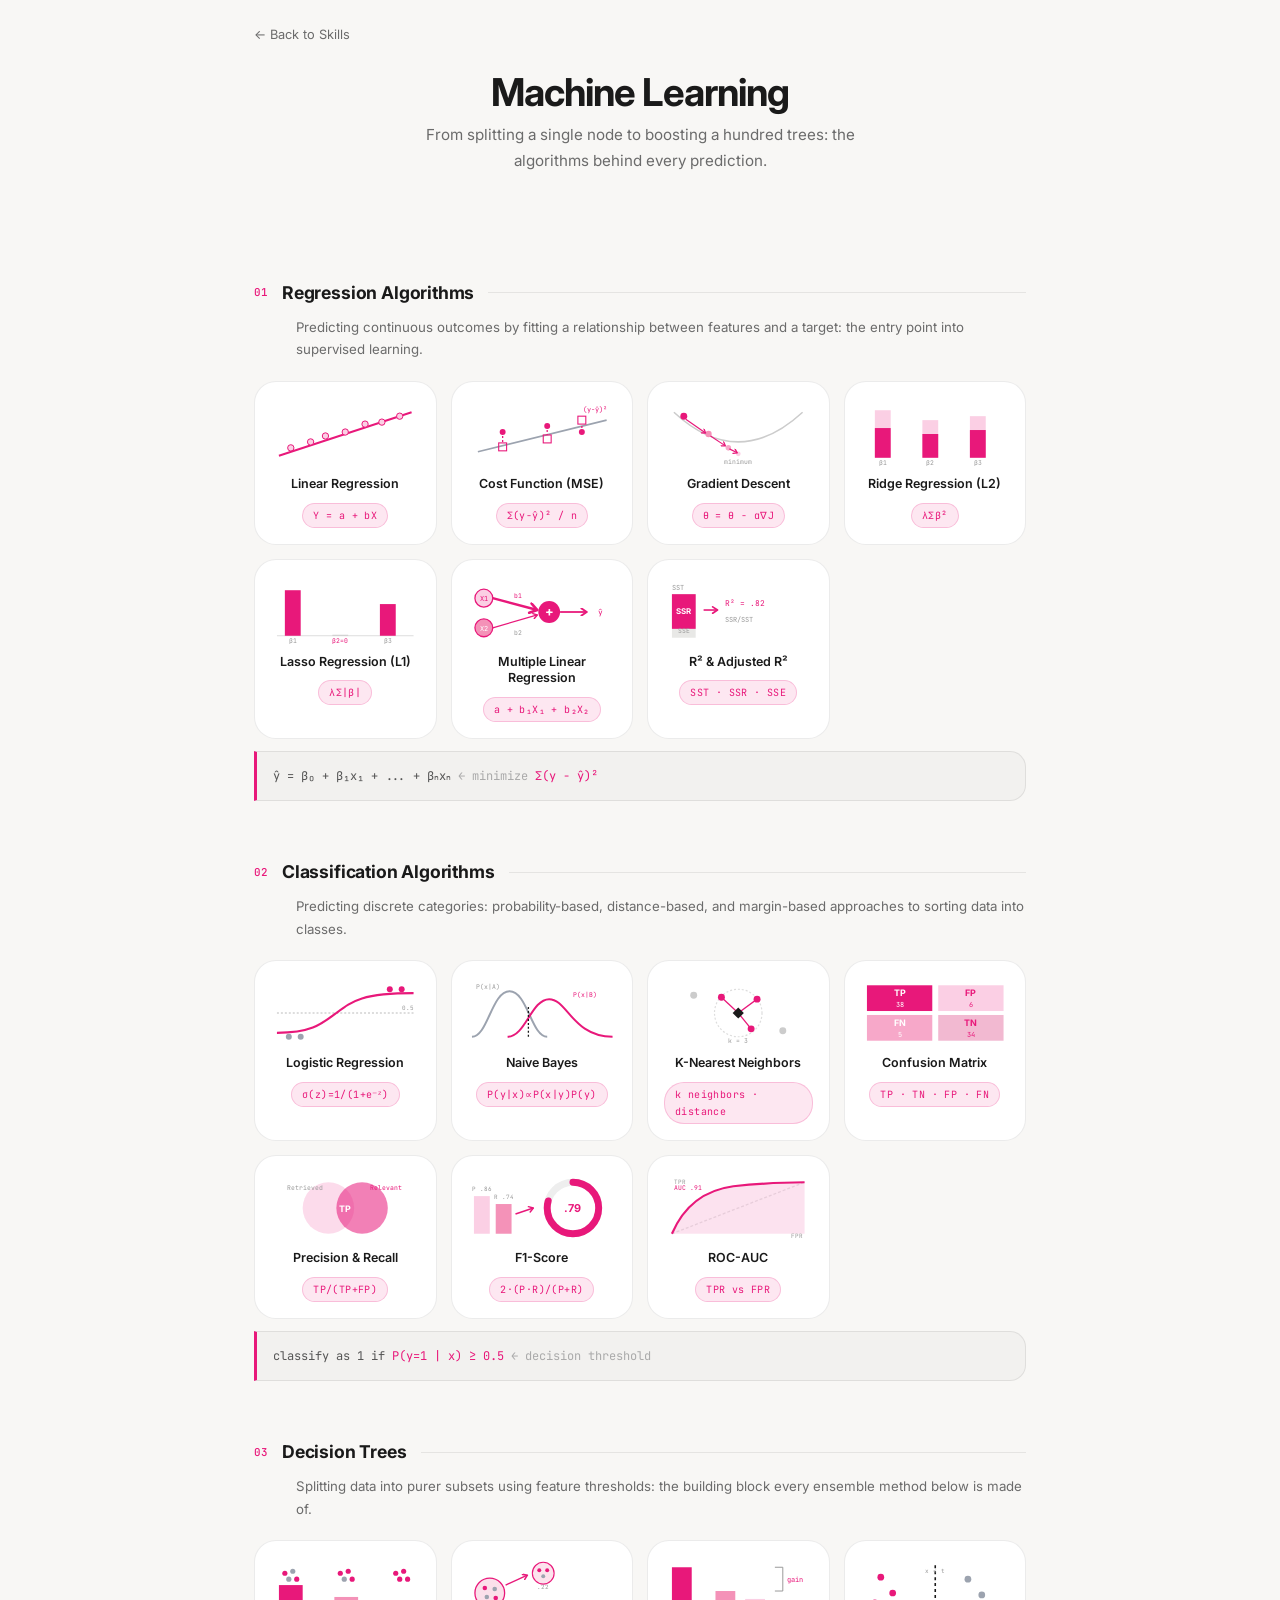
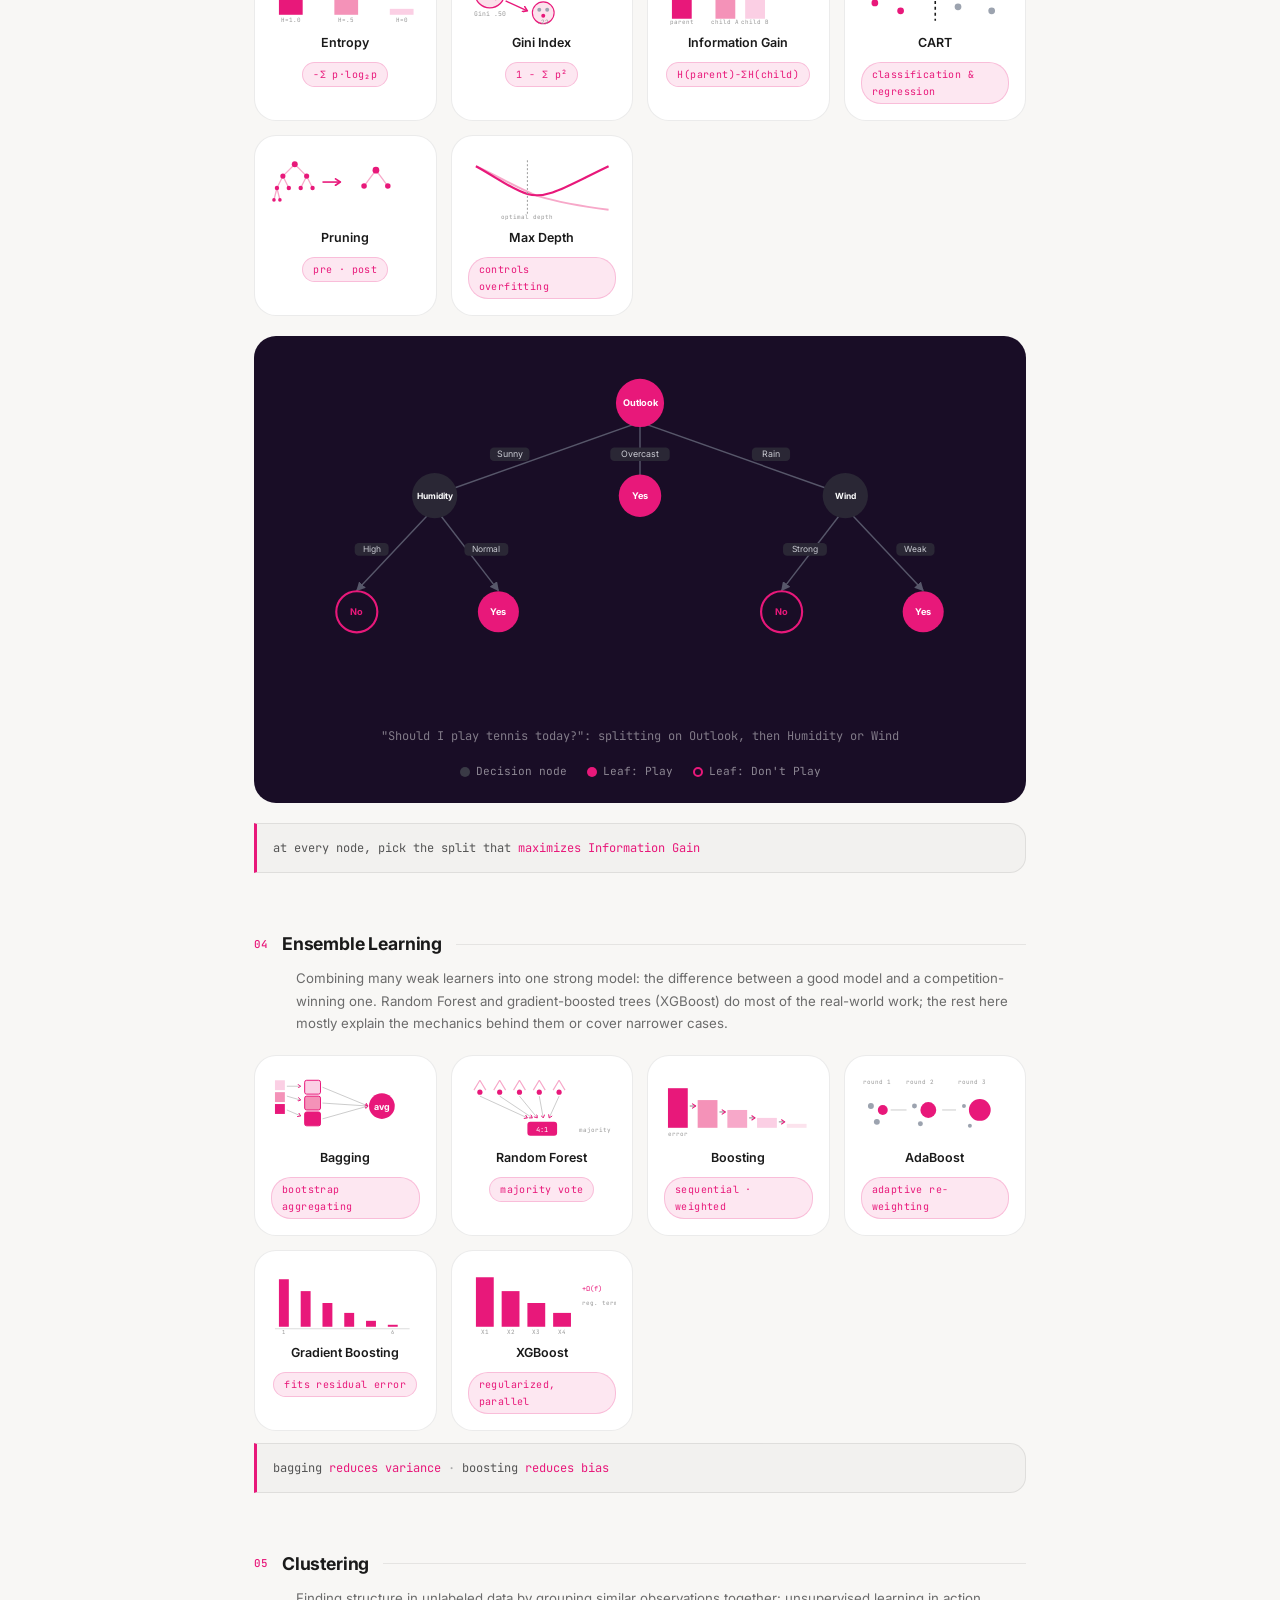
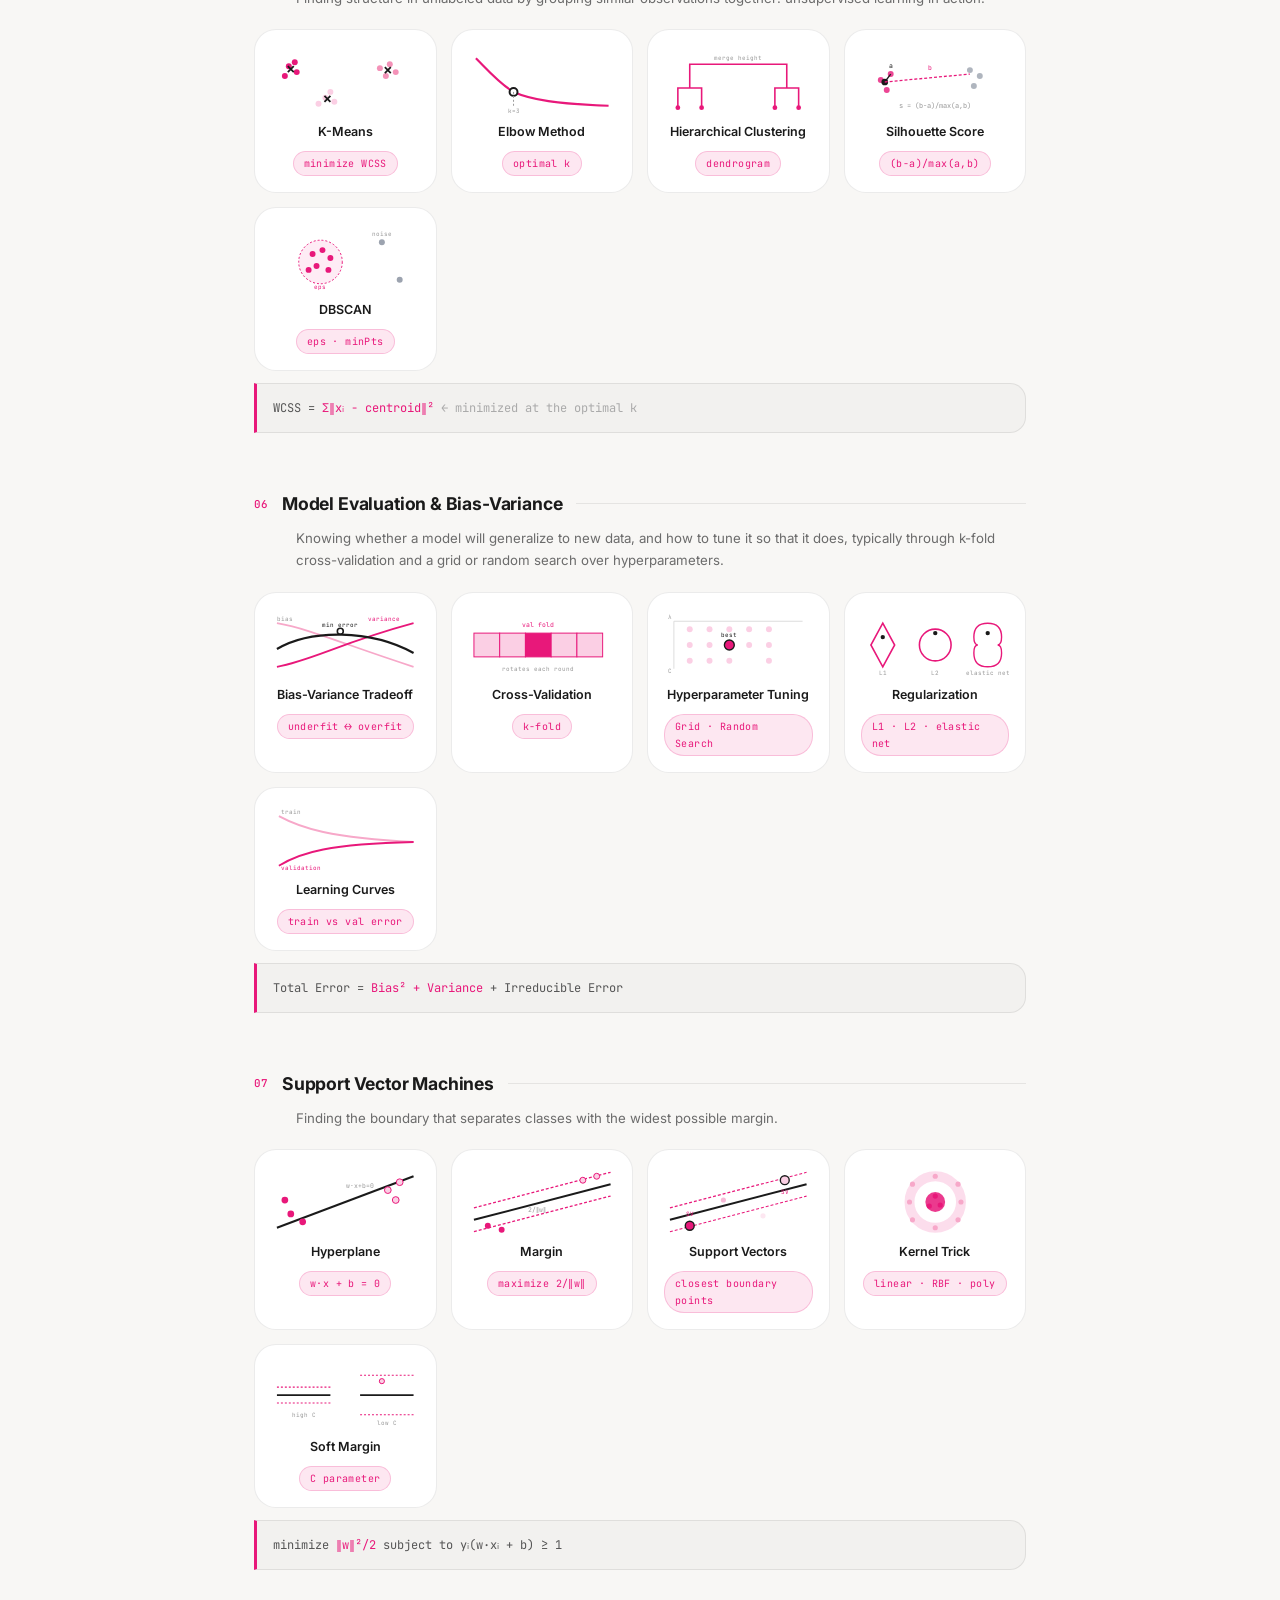
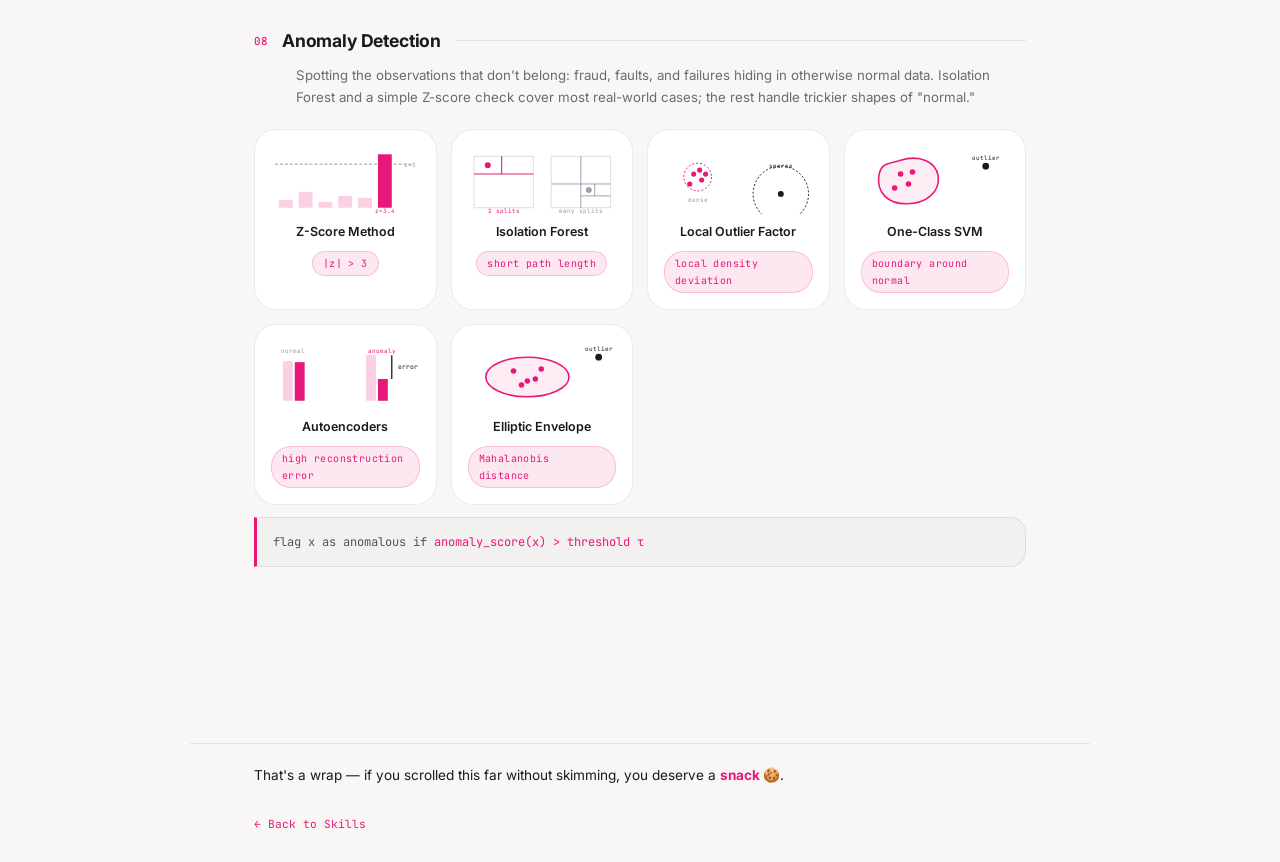
<file: skills/machine_learning_for_data_analytics.html>
<!DOCTYPE html>
<html lang="en">
<head>
  <!-- Google tag (gtag.js) -->
  <script async src="https://www.googletagmanager.com/gtag/js?id=G-8GJ6KLD18J"></script>
  <script>
    window.dataLayer = window.dataLayer || [];
    function gtag(){dataLayer.push(arguments);}
    gtag('js', new Date());
    gtag('config', 'G-8GJ6KLD18J');
  </script>

<meta charset="UTF-8"/>
<meta name="viewport" content="width=device-width, initial-scale=1.0"/>
<title>Machine Learning Skills | Rutuja Patel</title>
<link rel="icon" type="image/svg+xml" href="data:image/svg+xml,%3Csvg xmlns='http://www.w3.org/2000/svg' viewBox='0 0 64 64'%3E%3Cdefs%3E%3ClinearGradient id='g' x1='0%25' y1='0%25' x2='100%25' y2='100%25'%3E%3Cstop offset='0%25' stop-color='%23e8187a'/%3E%3Cstop offset='100%25' stop-color='%23f9004d'/%3E%3C/linearGradient%3E%3C/defs%3E%3Ccircle cx='32' cy='32' r='32' fill='url(%23g)'/%3E%3Ctext x='32' y='42' font-family='Poppins, Arial, sans-serif' font-weight='800' font-size='26' fill='white' text-anchor='middle'%3ERP%3C/text%3E%3C/svg%3E">
<link href="https://fonts.googleapis.com/css2?family=Inter:wght@300;400;500;600;700&family=JetBrains+Mono:wght@400;500&display=swap" rel="stylesheet"/>
<style>
:root{--pk:#e8187a;--pka:rgba(232,24,122,.1);--pkb:rgba(232,24,122,.2);--pkc:rgba(232,24,122,.5);--bg:#f8f7f5;--bg2:#ffffff;--bg3:#f2f1ef;--border:rgba(0,0,0,0.08);--border2:rgba(232,24,122,.25);--text:#1a1a1a;--muted:#6b6b6b;--dim:#aaaaaa;--navy:#190d26;--mono:'JetBrains Mono',monospace;--sans:'Inter',sans-serif;--r:16px;--rl:22px}
*,*::before,*::after{box-sizing:border-box;margin:0;padding:0}
html{scroll-behavior:smooth}
body{background:var(--bg);color:var(--text);font-family:var(--sans);font-size:15px;line-height:1.7}
.backlink{display:block;max-width:900px;margin:0 auto;padding:24px 5% 0;font-family:var(--sans);font-size:.8rem}
.backlink a{color:var(--muted);text-decoration:none}
.backlink a:hover{color:var(--pk)}
.hero{max-width:900px;margin:0 auto;padding:24px 5% 32px;text-align:center}
.eyebrow{font-family:var(--mono);font-size:.68rem;letter-spacing:.14em;text-transform:uppercase;color:var(--pk);margin-bottom:14px;font-weight:500}
.hero h1{font-size:clamp(1.6rem,4vw,2.4rem);font-weight:700;line-height:1.15;letter-spacing:-.025em;color:var(--text);margin-bottom:8px}
.hero-sub{font-size:.95rem;color:var(--muted);max-width:480px;margin:0 auto 40px}
.page{max-width:900px;margin:0 auto;padding:32px 5% 80px}
.sec{margin-bottom:56px}
.sec-head{display:flex;align-items:center;gap:14px;margin-bottom:8px}
.sec-num{font-family:var(--mono);font-size:.68rem;color:var(--pk);font-weight:500}
.sec-title{font-size:1.1rem;font-weight:700;color:var(--text);letter-spacing:-.01em}
.sec-line{flex:1;height:1px;background:var(--border)}
.sec-desc{font-size:.83rem;color:var(--muted);margin-bottom:20px;padding-left:42px}
.grid{display:grid;grid-template-columns:repeat(auto-fill,minmax(160px,1fr));gap:14px}
.card{background:var(--bg2);border:1px solid var(--border);border-radius:var(--rl);padding:20px 16px 16px;display:flex;flex-direction:column;align-items:center;gap:10px;transition:border-color .2s,box-shadow .2s;cursor:default}
.card:hover{border-color:var(--pkb);box-shadow:0 4px 20px rgba(232,24,122,.08)}
.chart-wrap{width:100%;height:64px;position:relative}
.card-label{font-size:12.5px;font-weight:600;color:var(--text);text-align:center;line-height:1.35}
.card-tag{font-size:10px;color:var(--pk);background:var(--pka);border:1px solid var(--pkb);border-radius:20px;padding:3px 10px;font-family:var(--mono);letter-spacing:.04em}
.formula{background:var(--bg3);border:1px solid var(--border);border-left:3px solid var(--pk);border-radius:0 var(--r) var(--r) 0;padding:12px 16px;font-family:var(--mono);font-size:.75rem;color:#555;margin:12px 0;line-height:2}
.formula .c{color:var(--dim)}
.formula .k{color:var(--pk)}
.chart-wrap svg{width:100%;height:100%;display:block}

/* decision tree signature panel */
.tree-panel{background:var(--navy);border-radius:var(--rl);padding:28px clamp(8px,3vw,32px) 18px;margin:20px 0}
.tree-panel svg{display:block;width:100%;height:auto}
.tree-swipe-hint{display:none}
.tree-caption{text-align:center;font-size:.75rem;color:rgba(255,255,255,.45);font-family:var(--mono);margin-top:8px}
.tree-legend{display:flex;flex-wrap:wrap;justify-content:center;gap:20px;padding:16px 6px 4px;font-size:.7rem;color:rgba(255,255,255,.5);font-family:var(--mono)}
.tree-legend span{display:inline-flex;align-items:center;gap:6px}
.tdot{width:10px;height:10px;border-radius:50%;display:inline-block;flex:none}
.tdot.node{background:#3a3a46}
.tdot.yes{background:var(--pk)}
.tdot.no{background:transparent;border:2px solid var(--pk)}

footer{border-top:1px solid var(--border);padding:28px 5%;display:flex;align-items:center;justify-content:space-between;font-family:var(--mono);font-size:.7rem;color:var(--dim);max-width:900px;margin:0 auto}
footer span{color:var(--pk)}
footer a{color:var(--pk);text-decoration:none}
@media(max-width:600px){
  .grid{grid-template-columns:repeat(2,1fr)}
  .card{min-width:0}
  .card-tag,.card-label{overflow-wrap:break-word;word-break:break-word;white-space:normal;max-width:100%}
  .sec-desc{padding-left:24px}
  a[href="../index.html#features"]{padding:8px 0;display:inline-block}
  .tree-panel{overflow-x:auto;-webkit-overflow-scrolling:touch}
  .tree-panel svg{width:auto;min-width:720px}
  .tree-panel::-webkit-scrollbar{height:6px}
  .tree-panel::-webkit-scrollbar-thumb{background:rgba(232,24,122,.5);border-radius:3px}
  .tree-panel::-webkit-scrollbar-track{background:rgba(255,255,255,.08)}
  .tree-swipe-hint{display:flex;align-items:center;justify-content:center;gap:6px;width:max-content;max-width:100%;margin:0 0 14px;padding:5px 13px;background:rgba(232,24,122,.16);border:1px solid rgba(232,24,122,.4);border-radius:20px;color:#f492b8;font-family:var(--mono);font-size:.68rem;letter-spacing:.02em}
}
@media(max-width:420px){
  .hero{padding:20px 6% 24px}
  .page{padding:24px 6% 60px}
  .sec-desc{padding-left:0}
  .formula{padding:10px 12px;font-size:.7rem}
}
</style>
</head>
<body>

<div class="backlink"><a href="../index.html#features">&larr; Back to Skills</a></div>

<div class="hero">
  <h1>Machine Learning</h1>
  <p class="hero-sub">From splitting a single node to boosting a hundred trees: the algorithms behind every prediction.</p>
</div>

<div class="page">

<!-- 01 REGRESSION -->
<div class="sec">
  <div class="sec-head"><span class="sec-num">01</span><div class="sec-title">Regression Algorithms</div><div class="sec-line"></div></div>
  <p class="sec-desc">Predicting continuous outcomes by fitting a relationship between features and a target: the entry point into supervised learning.</p>
  <div class="grid">
    <div class="card"><div class="chart-wrap">
      <svg viewBox="0 0 150 64" xmlns="http://www.w3.org/2000/svg" role="img" aria-label="Scattered data points with a straight best fit line running through them">
        <line x1="8" y1="54" x2="142" y2="10" stroke="#e8187a" stroke-width="2"/>
        <circle cx="20" cy="46" r="3.2" fill="#fbcfe4" stroke="#e8187a" stroke-width="1"/>
        <circle cx="40" cy="40" r="3.2" fill="#fbcfe4" stroke="#e8187a" stroke-width="1"/>
        <circle cx="55" cy="34" r="3.2" fill="#fbcfe4" stroke="#e8187a" stroke-width="1"/>
        <circle cx="75" cy="30" r="3.2" fill="#fbcfe4" stroke="#e8187a" stroke-width="1"/>
        <circle cx="95" cy="22" r="3.2" fill="#fbcfe4" stroke="#e8187a" stroke-width="1"/>
        <circle cx="112" cy="20" r="3.2" fill="#fbcfe4" stroke="#e8187a" stroke-width="1"/>
        <circle cx="130" cy="14" r="3.2" fill="#fbcfe4" stroke="#e8187a" stroke-width="1"/>
      </svg>
    </div><div class="card-label">Linear Regression</div><div class="card-tag">Y = a + bX</div></div>

    <div class="card"><div class="chart-wrap">
      <svg viewBox="0 0 150 64" xmlns="http://www.w3.org/2000/svg" role="img" aria-label="Data points with dashed residuals dropped to the fit line, each residual squared into a small box">
        <line x1="10" y1="50" x2="140" y2="18" stroke="#9ca3af" stroke-width="1.6"/>
        <circle cx="35" cy="30" r="3" fill="#e8187a"/>
        <line x1="35" y1="30" x2="35" y2="41" stroke="#e8187a" stroke-width="1.3" stroke-dasharray="2 2"/>
        <rect x="31" y="41" width="8" height="8" fill="none" stroke="#e8187a" stroke-width="1.1"/>
        <circle cx="80" cy="24" r="3" fill="#e8187a"/>
        <line x1="80" y1="24" x2="80" y2="33" stroke="#e8187a" stroke-width="1.3" stroke-dasharray="2 2"/>
        <rect x="76" y="33" width="8" height="8" fill="none" stroke="#e8187a" stroke-width="1.1"/>
        <circle cx="115" cy="30" r="3" fill="#e8187a"/>
        <line x1="115" y1="30" x2="115" y2="22" stroke="#e8187a" stroke-width="1.3" stroke-dasharray="2 2"/>
        <rect x="111" y="14" width="8" height="8" fill="none" stroke="#e8187a" stroke-width="1.1"/>
        <text x="128" y="10" text-anchor="middle" font-family="JetBrains Mono, monospace" font-size="7" fill="#e8187a">(y−ŷ)²</text>
      </svg>
    </div><div class="card-label">Cost Function (MSE)</div><div class="card-tag">Σ(y−ŷ)² / n</div></div>

    <div class="card"><div class="chart-wrap">
      <svg viewBox="0 0 150 64" xmlns="http://www.w3.org/2000/svg" role="img" aria-label="A ball rolling down a parabolic loss curve in shrinking steps toward the minimum">
        <defs><marker id="ml1" viewBox="0 0 10 10" refX="8" refY="5" markerWidth="5" markerHeight="5" orient="auto-start-reverse"><path d="M2 1L8 5L2 9" fill="none" stroke="#e8187a" stroke-width="2.2" stroke-linecap="round" stroke-linejoin="round"/></marker></defs>
        <path d="M10,10 Q75,70 140,10" fill="none" stroke="#ccc" stroke-width="1.6"/>
        <circle cx="20" cy="14" r="3.5" fill="#e8187a"/>
        <circle cx="45" cy="32" r="3.2" fill="#f492b8"/>
        <circle cx="65" cy="46" r="2.8" fill="#f7a8c9"/>
        <circle cx="75" cy="52" r="2.4" fill="#fbcfe4"/>
        <path d="M22,17 L42,31" stroke="#e8187a" stroke-width="1.2" fill="none" marker-end="url(#ml1)"/>
        <path d="M47,34 L62,44" stroke="#e8187a" stroke-width="1.2" fill="none" marker-end="url(#ml1)"/>
        <path d="M66,47 L74,51" stroke="#e8187a" stroke-width="1.2" fill="none" marker-end="url(#ml1)"/>
        <text x="75" y="62" text-anchor="middle" font-family="JetBrains Mono, monospace" font-size="6.5" fill="#999">minimum</text>
      </svg>
    </div><div class="card-label">Gradient Descent</div><div class="card-tag">θ = θ − α∇J</div></div>

    <div class="card"><div class="chart-wrap">
      <svg viewBox="0 0 150 64" xmlns="http://www.w3.org/2000/svg" role="img" aria-label="Three faded original coefficient bars shrunk uniformly toward zero but none reaching it">
        <g fill="#fbcfe4">
          <rect x="14" y="8" width="16" height="48"/>
          <rect x="62" y="18" width="16" height="38"/>
          <rect x="110" y="14" width="16" height="42"/>
        </g>
        <g fill="#e8187a">
          <rect x="14" y="26" width="16" height="30"/>
          <rect x="62" y="32" width="16" height="24"/>
          <rect x="110" y="28" width="16" height="28"/>
        </g>
        <text x="22" y="63" text-anchor="middle" font-family="JetBrains Mono, monospace" font-size="6.5" fill="#999">β1</text>
        <text x="70" y="63" text-anchor="middle" font-family="JetBrains Mono, monospace" font-size="6.5" fill="#999">β2</text>
        <text x="118" y="63" text-anchor="middle" font-family="JetBrains Mono, monospace" font-size="6.5" fill="#999">β3</text>
      </svg>
    </div><div class="card-label">Ridge Regression (L2)</div><div class="card-tag">λΣβ²</div></div>

    <div class="card"><div class="chart-wrap">
      <svg viewBox="0 0 150 64" xmlns="http://www.w3.org/2000/svg" role="img" aria-label="Two coefficient bars remain while a third is driven exactly to zero by L1 regularization">
        <line x1="6" y1="56" x2="144" y2="56" stroke="#ddd" stroke-width="1"/>
        <rect x="14" y="10" width="16" height="46" fill="#e8187a"/>
        <rect x="62" y="55" width="16" height="1" fill="#ccc"/>
        <rect x="110" y="24" width="16" height="32" fill="#e8187a"/>
        <text x="22" y="63" text-anchor="middle" font-family="JetBrains Mono, monospace" font-size="6.5" fill="#999">β1</text>
        <text x="70" y="63" text-anchor="middle" font-family="JetBrains Mono, monospace" font-size="6.5" fill="#e8187a">β2=0</text>
        <text x="118" y="63" text-anchor="middle" font-family="JetBrains Mono, monospace" font-size="6.5" fill="#999">β3</text>
      </svg>
    </div><div class="card-label">Lasso Regression (L1)</div><div class="card-tag">λΣ|β|</div></div>

    <div class="card"><div class="chart-wrap">
      <svg viewBox="0 0 150 64" xmlns="http://www.w3.org/2000/svg" role="img" aria-label="Two weighted inputs X1 and X2 summed together to produce the predicted output y hat">
        <defs><marker id="ml2" viewBox="0 0 10 10" refX="8" refY="5" markerWidth="5" markerHeight="5" orient="auto-start-reverse"><path d="M2 1L8 5L2 9" fill="none" stroke="#e8187a" stroke-width="2.2" stroke-linecap="round" stroke-linejoin="round"/></marker></defs>
        <circle cx="16" cy="18" r="9" fill="#fbcfe4" stroke="#e8187a" stroke-width="1.3"/>
        <text x="16" y="21" text-anchor="middle" font-family="JetBrains Mono, monospace" font-size="7" fill="#e8187a">X1</text>
        <circle cx="16" cy="48" r="9" fill="#f492b8" stroke="#e8187a" stroke-width="1.3"/>
        <text x="16" y="51" text-anchor="middle" font-family="JetBrains Mono, monospace" font-size="7" fill="#fff">X2</text>
        <line x1="25" y1="18" x2="70" y2="30" stroke="#e8187a" stroke-width="2.4" marker-end="url(#ml2)"/>
        <line x1="25" y1="48" x2="70" y2="35" stroke="#e8187a" stroke-width="1.3" marker-end="url(#ml2)"/>
        <text x="46" y="18" font-family="JetBrains Mono, monospace" font-size="6.5" fill="#e8187a">b1</text>
        <text x="46" y="55" font-family="JetBrains Mono, monospace" font-size="6.5" fill="#999">b2</text>
        <circle cx="82" cy="32" r="11" fill="#e8187a"/>
        <text x="82" y="36" text-anchor="middle" font-family="Inter, sans-serif" font-weight="700" font-size="13" fill="#fff">+</text>
        <line x1="93" y1="32" x2="120" y2="32" stroke="#e8187a" stroke-width="1.8" marker-end="url(#ml2)"/>
        <text x="134" y="35" text-anchor="middle" font-family="JetBrains Mono, monospace" font-size="8" fill="#e8187a">ŷ</text>
      </svg>
    </div><div class="card-label">Multiple Linear Regression</div><div class="card-tag">a + b₁X₁ + b₂X₂</div></div>

    <div class="card"><div class="chart-wrap">
      <svg viewBox="0 0 150 64" xmlns="http://www.w3.org/2000/svg" role="img" aria-label="Total variance split into explained variance and residual error, forming the R squared ratio">
        <defs><marker id="ml3" viewBox="0 0 10 10" refX="8" refY="5" markerWidth="5" markerHeight="5" orient="auto-start-reverse"><path d="M2 1L8 5L2 9" fill="none" stroke="#e8187a" stroke-width="2.2" stroke-linecap="round" stroke-linejoin="round"/></marker></defs>
        <text x="8" y="10" font-family="JetBrains Mono, monospace" font-size="7" fill="#999">SST</text>
        <rect x="8" y="14" width="24" height="44" fill="#e8e8e6"/>
        <rect x="8" y="14" width="24" height="35" fill="#e8187a"/>
        <text x="20" y="34" text-anchor="middle" font-family="Inter, sans-serif" font-weight="700" font-size="8" fill="#fff">SSR</text>
        <text x="20" y="53" text-anchor="middle" font-family="JetBrains Mono, monospace" font-size="6.5" fill="#999">SSE</text>
        <line x1="40" y1="30" x2="54" y2="30" stroke="#e8187a" stroke-width="1.6" marker-end="url(#ml3)"/>
        <text x="62" y="26" font-family="JetBrains Mono, monospace" font-size="8" fill="#e8187a">R² = .82</text>
        <text x="62" y="42" font-family="JetBrains Mono, monospace" font-size="7" fill="#999">SSR/SST</text>
      </svg>
    </div><div class="card-label">R² &amp; Adjusted R²</div><div class="card-tag">SST · SSR · SSE</div></div>
  </div>
  <div class="formula">ŷ = β₀ + β₁x₁ + ... + βₙxₙ <span class="c">← minimize</span> <span class="k">Σ(y − ŷ)²</span></div>
</div>

<!-- 02 CLASSIFICATION -->
<div class="sec">
  <div class="sec-head"><span class="sec-num">02</span><div class="sec-title">Classification Algorithms</div><div class="sec-line"></div></div>
  <p class="sec-desc">Predicting discrete categories: probability-based, distance-based, and margin-based approaches to sorting data into classes.</p>
  <div class="grid">
    <div class="card"><div class="chart-wrap">
      <svg viewBox="0 0 150 64" xmlns="http://www.w3.org/2000/svg" role="img" aria-label="An S shaped sigmoid curve crossing a 0.5 decision threshold, separating class 0 points from class 1 points">
        <line x1="6" y1="32" x2="144" y2="32" stroke="#bbb" stroke-width="1" stroke-dasharray="2 2"/>
        <text x="144" y="29" text-anchor="end" font-family="JetBrains Mono, monospace" font-size="6" fill="#999">0.5</text>
        <path d="M6,52 C40,52 50,44 66,32 C82,20 92,12 144,12" fill="none" stroke="#e8187a" stroke-width="2.2"/>
        <circle cx="18" cy="56" r="3" fill="#9ca3af"/><circle cx="30" cy="56" r="3" fill="#9ca3af"/>
        <circle cx="120" cy="8" r="3" fill="#e8187a"/><circle cx="132" cy="8" r="3" fill="#e8187a"/>
      </svg>
    </div><div class="card-label">Logistic Regression</div><div class="card-tag">σ(z)=1/(1+e⁻ᶻ)</div></div>

    <div class="card"><div class="chart-wrap">
      <svg viewBox="0 0 150 64" xmlns="http://www.w3.org/2000/svg" role="img" aria-label="Two overlapping class probability distributions with a decision boundary where the curves cross">
        <path d="M4,56 C20,56 24,10 42,10 C60,10 64,56 80,56" fill="none" stroke="#9ca3af" stroke-width="2"/>
        <path d="M40,56 C58,56 64,18 82,18 C100,18 106,56 146,56" fill="none" stroke="#e8187a" stroke-width="2"/>
        <line x1="61" y1="56" x2="61" y2="26" stroke="#1a1a1a" stroke-width="1.3" stroke-dasharray="2 2"/>
        <text x="20" y="8" text-anchor="middle" font-family="JetBrains Mono, monospace" font-size="6.5" fill="#999">P(x|A)</text>
        <text x="118" y="16" text-anchor="middle" font-family="JetBrains Mono, monospace" font-size="6.5" fill="#e8187a">P(x|B)</text>
      </svg>
    </div><div class="card-label">Naive Bayes</div><div class="card-tag">P(y|x)∝P(x|y)P(y)</div></div>

    <div class="card"><div class="chart-wrap">
      <svg viewBox="0 0 150 64" xmlns="http://www.w3.org/2000/svg" role="img" aria-label="A query point connected by lines to its three nearest neighbors, with the majority class highlighted">
        <circle cx="75" cy="32" r="24" fill="none" stroke="#ddd" stroke-width="1.2" stroke-dasharray="2 2"/>
        <circle cx="30" cy="14" r="3.5" fill="#ccc"/>
        <circle cx="120" cy="50" r="3.5" fill="#ccc"/>
        <circle cx="58" cy="16" r="3.5" fill="#e8187a"/>
        <circle cx="94" cy="18" r="3.5" fill="#e8187a"/>
        <circle cx="88" cy="48" r="3.5" fill="#e8187a"/>
        <line x1="75" y1="32" x2="58" y2="16" stroke="#e8187a" stroke-width="1.3"/>
        <line x1="75" y1="32" x2="94" y2="18" stroke="#e8187a" stroke-width="1.3"/>
        <line x1="75" y1="32" x2="88" y2="48" stroke="#e8187a" stroke-width="1.3"/>
        <rect x="71" y="28" width="8" height="8" fill="#1a1a1a" transform="rotate(45 75 32)"/>
        <text x="75" y="62" text-anchor="middle" font-family="JetBrains Mono, monospace" font-size="6.5" fill="#999">k = 3</text>
      </svg>
    </div><div class="card-label">K-Nearest Neighbors</div><div class="card-tag">k neighbors · distance</div></div>

    <div class="card"><div class="chart-wrap">
      <svg viewBox="0 0 150 64" xmlns="http://www.w3.org/2000/svg" role="img" aria-label="A 2 by 2 confusion matrix grid with true positive, false positive, false negative and true negative cells shaded by count">
        <rect x="6" y="4" width="66" height="26" fill="#e8187a"/>
        <text x="39" y="15" text-anchor="middle" font-family="Inter, sans-serif" font-weight="700" font-size="9" fill="#fff">TP</text>
        <text x="39" y="26" text-anchor="middle" font-family="JetBrains Mono, monospace" font-size="7" fill="#fff">38</text>
        <rect x="78" y="4" width="66" height="26" fill="#fbcfe4"/>
        <text x="111" y="15" text-anchor="middle" font-family="Inter, sans-serif" font-weight="700" font-size="9" fill="#e8187a">FP</text>
        <text x="111" y="26" text-anchor="middle" font-family="JetBrains Mono, monospace" font-size="7" fill="#e8187a">6</text>
        <rect x="6" y="34" width="66" height="26" fill="#f7a8c9"/>
        <text x="39" y="45" text-anchor="middle" font-family="Inter, sans-serif" font-weight="700" font-size="9" fill="#fff">FN</text>
        <text x="39" y="56" text-anchor="middle" font-family="JetBrains Mono, monospace" font-size="7" fill="#fff">5</text>
        <rect x="78" y="34" width="66" height="26" fill="#f2b9d1"/>
        <text x="111" y="45" text-anchor="middle" font-family="Inter, sans-serif" font-weight="700" font-size="9" fill="#e8187a">TN</text>
        <text x="111" y="56" text-anchor="middle" font-family="JetBrains Mono, monospace" font-size="7" fill="#e8187a">34</text>
      </svg>
    </div><div class="card-label">Confusion Matrix</div><div class="card-tag">TP · TN · FP · FN</div></div>

    <div class="card"><div class="chart-wrap">
      <svg viewBox="0 0 150 64" xmlns="http://www.w3.org/2000/svg" role="img" aria-label="Overlapping retrieved and relevant circles, with true positives in the intersection driving precision and recall">
        <circle cx="58" cy="32" r="26" fill="#fbcfe4" opacity="0.75"/>
        <circle cx="92" cy="32" r="26" fill="#e8187a" opacity="0.55"/>
        <text x="34" y="14" text-anchor="middle" font-family="JetBrains Mono, monospace" font-size="6.5" fill="#999">Retrieved</text>
        <text x="116" y="14" text-anchor="middle" font-family="JetBrains Mono, monospace" font-size="6.5" fill="#e8187a">Relevant</text>
        <text x="75" y="36" text-anchor="middle" font-family="Inter, sans-serif" font-weight="700" font-size="9" fill="#fff">TP</text>
      </svg>
    </div><div class="card-label">Precision &amp; Recall</div><div class="card-tag">TP/(TP+FP)</div></div>

    <div class="card"><div class="chart-wrap">
      <svg viewBox="0 0 150 64" xmlns="http://www.w3.org/2000/svg" role="img" aria-label="Precision and recall bars combining into an F1 score badge showing their harmonic mean">
        <defs><marker id="ml4" viewBox="0 0 10 10" refX="8" refY="5" markerWidth="4.5" markerHeight="4.5" orient="auto-start-reverse"><path d="M2 1L8 5L2 9" fill="none" stroke="#e8187a" stroke-width="2" stroke-linecap="round" stroke-linejoin="round"/></marker></defs>
        <rect x="6" y="20" width="16" height="38" fill="#fbcfe4"/>
        <text x="14" y="15" text-anchor="middle" font-family="JetBrains Mono, monospace" font-size="6" fill="#999">P .86</text>
        <rect x="28" y="28" width="16" height="30" fill="#f492b8"/>
        <text x="36" y="23" text-anchor="middle" font-family="JetBrains Mono, monospace" font-size="6" fill="#999">R .74</text>
        <line x1="48" y1="38" x2="66" y2="32" stroke="#e8187a" stroke-width="1.6" marker-end="url(#ml4)"/>
        <circle cx="106" cy="32" r="26" fill="none" stroke="#eee" stroke-width="7"/>
        <circle cx="106" cy="32" r="26" fill="none" stroke="#e8187a" stroke-width="7" stroke-dasharray="129 35" stroke-linecap="round" transform="rotate(-90 106 32)"/>
        <text x="106" y="36" text-anchor="middle" font-family="Inter, sans-serif" font-weight="700" font-size="11" fill="#e8187a">.79</text>
      </svg>
    </div><div class="card-label">F1-Score</div><div class="card-tag">2·(P·R)/(P+R)</div></div>

    <div class="card"><div class="chart-wrap">
      <svg viewBox="0 0 150 64" xmlns="http://www.w3.org/2000/svg" role="img" aria-label="A ROC curve bowing above the diagonal reference line with the area underneath shaded">
        <line x1="8" y1="58" x2="142" y2="6" stroke="#ccc" stroke-width="1.3" stroke-dasharray="3 2"/>
        <path d="M8,58 C20,30 40,14 70,10 C100,7 120,6 142,6 L142,58 Z" fill="#fbcfe4" opacity="0.6"/>
        <path d="M8,58 C20,30 40,14 70,10 C100,7 120,6 142,6" fill="none" stroke="#e8187a" stroke-width="2.2"/>
        <text x="10" y="14" font-family="JetBrains Mono, monospace" font-size="6.5" fill="#e8187a">AUC .91</text>
        <text x="140" y="62" text-anchor="end" font-family="JetBrains Mono, monospace" font-size="6" fill="#999">FPR</text>
        <text x="10" y="8" font-family="JetBrains Mono, monospace" font-size="6" fill="#999">TPR</text>
      </svg>
    </div><div class="card-label">ROC-AUC</div><div class="card-tag">TPR vs FPR</div></div>
  </div>
  <div class="formula">classify as 1 if <span class="k">P(y=1 | x) ≥ 0.5</span> <span class="c">← decision threshold</span></div>
</div>

<!-- 03 DECISION TREES -->
<div class="sec">
  <div class="sec-head"><span class="sec-num">03</span><div class="sec-title">Decision Trees</div><div class="sec-line"></div></div>
  <p class="sec-desc">Splitting data into purer subsets using feature thresholds: the building block every ensemble method below is made of.</p>
  <div class="grid">
    <div class="card"><div class="chart-wrap">
      <svg viewBox="0 0 150 64" xmlns="http://www.w3.org/2000/svg" role="img" aria-label="Entropy dropping from a mixed group of points to purer groups across three tree levels">
        <circle cx="14" cy="12" r="2.6" fill="#e8187a"/><circle cx="22" cy="10" r="2.6" fill="#9ca3af"/><circle cx="18" cy="18" r="2.6" fill="#9ca3af"/><circle cx="26" cy="18" r="2.6" fill="#e8187a"/>
        <rect x="8" y="24" width="24" height="30" fill="#e8187a"/>
        <text x="20" y="61" text-anchor="middle" font-family="JetBrains Mono, monospace" font-size="6" fill="#999">H=1.0</text>
        <circle cx="70" cy="12" r="2.6" fill="#e8187a"/><circle cx="78" cy="10" r="2.6" fill="#e8187a"/><circle cx="74" cy="18" r="2.6" fill="#9ca3af"/><circle cx="82" cy="18" r="2.6" fill="#e8187a"/>
        <rect x="64" y="36" width="24" height="18" fill="#f492b8"/>
        <text x="76" y="61" text-anchor="middle" font-family="JetBrains Mono, monospace" font-size="6" fill="#999">H=.5</text>
        <circle cx="126" cy="12" r="2.6" fill="#e8187a"/><circle cx="134" cy="10" r="2.6" fill="#e8187a"/><circle cx="130" cy="18" r="2.6" fill="#e8187a"/><circle cx="138" cy="18" r="2.6" fill="#e8187a"/>
        <rect x="120" y="48" width="24" height="6" fill="#fbcfe4"/>
        <text x="132" y="61" text-anchor="middle" font-family="JetBrains Mono, monospace" font-size="6" fill="#999">H=0</text>
      </svg>
    </div><div class="card-label">Entropy</div><div class="card-tag">−Σ p·log₂p</div></div>

    <div class="card"><div class="chart-wrap">
      <svg viewBox="0 0 150 64" xmlns="http://www.w3.org/2000/svg" role="img" aria-label="A mixed parent node splitting into two purer child nodes with lower Gini impurity values">
        <defs><marker id="ml5" viewBox="0 0 10 10" refX="8" refY="5" markerWidth="5" markerHeight="5" orient="auto-start-reverse"><path d="M2 1L8 5L2 9" fill="none" stroke="#e8187a" stroke-width="2.2" stroke-linecap="round" stroke-linejoin="round"/></marker></defs>
        <circle cx="22" cy="32" r="15" fill="#fbe0ea" stroke="#e8187a" stroke-width="1.3"/>
        <circle cx="17" cy="27" r="2.3" fill="#e8187a"/><circle cx="27" cy="28" r="2.3" fill="#9ca3af"/><circle cx="19" cy="36" r="2.3" fill="#9ca3af"/><circle cx="28" cy="37" r="2.3" fill="#e8187a"/>
        <text x="22" y="55" text-anchor="middle" font-family="JetBrains Mono, monospace" font-size="6.5" fill="#999">Gini .50</text>
        <line x1="38" y1="24" x2="60" y2="14" stroke="#e8187a" stroke-width="1.4" marker-end="url(#ml5)"/>
        <line x1="38" y1="40" x2="60" y2="50" stroke="#e8187a" stroke-width="1.4" marker-end="url(#ml5)"/>
        <circle cx="76" cy="12" r="11" fill="#fce3ed" stroke="#e8187a" stroke-width="1.1"/>
        <circle cx="72" cy="9" r="2" fill="#e8187a"/><circle cx="80" cy="9" r="2" fill="#e8187a"/><circle cx="76" cy="15" r="2" fill="#9ca3af"/>
        <text x="76" y="28" text-anchor="middle" font-family="JetBrains Mono, monospace" font-size="6" fill="#999">.22</text>
        <circle cx="76" cy="52" r="11" fill="#fce3ed" stroke="#e8187a" stroke-width="1.1"/>
        <circle cx="72" cy="49" r="2" fill="#9ca3af"/><circle cx="80" cy="49" r="2" fill="#9ca3af"/><circle cx="76" cy="55" r="2" fill="#e8187a"/>
        <text x="76" y="63" text-anchor="middle" font-family="JetBrains Mono, monospace" font-size="6" fill="#999">.22</text>
      </svg>
    </div><div class="card-label">Gini Index</div><div class="card-tag">1 − Σ p²</div></div>

    <div class="card"><div class="chart-wrap">
      <svg viewBox="0 0 150 64" xmlns="http://www.w3.org/2000/svg" role="img" aria-label="Parent entropy bar compared to the weighted average of child entropy bars, with the gap marking information gain">
        <rect x="8" y="6" width="20" height="52" fill="#e8187a"/>
        <text x="18" y="63" text-anchor="middle" font-family="JetBrains Mono, monospace" font-size="6" fill="#999">parent</text>
        <rect x="52" y="30" width="20" height="28" fill="#f492b8"/>
        <text x="62" y="63" text-anchor="middle" font-family="JetBrains Mono, monospace" font-size="6" fill="#999">child A</text>
        <rect x="82" y="38" width="20" height="20" fill="#fbcfe4"/>
        <text x="92" y="63" text-anchor="middle" font-family="JetBrains Mono, monospace" font-size="6" fill="#999">child B</text>
        <line x1="112" y1="6" x2="120" y2="6" stroke="#999" stroke-width="1"/>
        <line x1="112" y1="30" x2="120" y2="30" stroke="#999" stroke-width="1"/>
        <line x1="120" y1="6" x2="120" y2="30" stroke="#999" stroke-width="1"/>
        <text x="124" y="21" font-family="JetBrains Mono, monospace" font-size="7" fill="#e8187a">gain</text>
      </svg>
    </div><div class="card-label">Information Gain</div><div class="card-tag">H(parent)−ΣH(child)</div></div>

    <div class="card"><div class="chart-wrap">
      <svg viewBox="0 0 150 64" xmlns="http://www.w3.org/2000/svg" role="img" aria-label="A vertical threshold line splitting scattered points into a pink group and a gray group">
        <line x1="75" y1="4" x2="75" y2="60" stroke="#1a1a1a" stroke-width="1.6" stroke-dasharray="3 3"/>
        <g fill="#e8187a"><circle cx="20" cy="16" r="3.4"/><circle cx="32" cy="32" r="3.4"/><circle cx="14" cy="42" r="3.4"/><circle cx="40" cy="50" r="3.4"/></g>
        <g fill="#9ca3af"><circle cx="108" cy="18" r="3.4"/><circle cx="122" cy="34" r="3.4"/><circle cx="98" cy="46" r="3.4"/><circle cx="132" cy="50" r="3.4"/></g>
        <text x="75" y="12" text-anchor="middle" font-family="JetBrains Mono, monospace" font-size="6" fill="#999">x &lt; t</text>
      </svg>
    </div><div class="card-label">CART</div><div class="card-tag">classification &amp; regression</div></div>

    <div class="card"><div class="chart-wrap">
      <svg viewBox="0 0 150 64" xmlns="http://www.w3.org/2000/svg" role="img" aria-label="A bushy tree with many nodes pruned down to a small tree with fewer nodes">
        <defs><marker id="ml6" viewBox="0 0 10 10" refX="8" refY="5" markerWidth="5" markerHeight="5" orient="auto-start-reverse"><path d="M2 1L8 5L2 9" fill="none" stroke="#e8187a" stroke-width="2.2" stroke-linecap="round" stroke-linejoin="round"/></marker></defs>
        <g stroke="#f7a8c9" stroke-width="1.3">
          <line x1="24" y1="8" x2="12" y2="20"/><line x1="24" y1="8" x2="36" y2="20"/>
          <line x1="12" y1="20" x2="6" y2="32"/><line x1="12" y1="20" x2="18" y2="32"/>
          <line x1="36" y1="20" x2="30" y2="32"/><line x1="36" y1="20" x2="42" y2="32"/>
          <line x1="6" y1="32" x2="3" y2="44"/><line x1="6" y1="32" x2="9" y2="44"/>
        </g>
        <g fill="#e8187a"><circle cx="24" cy="8" r="3"/><circle cx="12" cy="20" r="2.6"/><circle cx="36" cy="20" r="2.6"/><circle cx="6" cy="32" r="2.2"/><circle cx="18" cy="32" r="2.2"/><circle cx="30" cy="32" r="2.2"/><circle cx="42" cy="32" r="2.2"/><circle cx="3" cy="44" r="1.8"/><circle cx="9" cy="44" r="1.8"/></g>
        <line x1="52" y1="26" x2="70" y2="26" stroke="#e8187a" stroke-width="1.6" marker-end="url(#ml6)"/>
        <g stroke="#f7a8c9" stroke-width="1.3">
          <line x1="106" y1="14" x2="94" y2="30"/><line x1="106" y1="14" x2="118" y2="30"/>
        </g>
        <g fill="#e8187a"><circle cx="106" cy="14" r="3.4"/><circle cx="94" cy="30" r="2.8"/><circle cx="118" cy="30" r="2.8"/></g>
      </svg>
    </div><div class="card-label">Pruning</div><div class="card-tag">pre · post</div></div>

    <div class="card"><div class="chart-wrap">
      <svg viewBox="0 0 150 64" xmlns="http://www.w3.org/2000/svg" role="img" aria-label="Training error keeps falling with depth while validation error falls then rises again, marking overfitting">
        <path d="M8,10 C30,20 50,32 70,40 C90,46 110,50 142,54" fill="none" stroke="#f7a8c9" stroke-width="2"/>
        <path d="M8,10 C30,22 45,34 60,38 C80,44 100,30 142,10" fill="none" stroke="#e8187a" stroke-width="2.2"/>
        <line x1="60" y1="4" x2="60" y2="60" stroke="#999" stroke-width="1" stroke-dasharray="2 2"/>
        <text x="60" y="63" text-anchor="middle" font-family="JetBrains Mono, monospace" font-size="6" fill="#999">optimal depth</text>
      </svg>
    </div><div class="card-label">Max Depth</div><div class="card-tag">controls overfitting</div></div>
  </div>

  <div class="tree-panel">
    <div class="tree-swipe-hint">&#8596; swipe to see full diagram</div>
    <svg viewBox="0 0 1000 500" xmlns="http://www.w3.org/2000/svg" role="img" aria-label="Decision tree example splitting on Outlook, then Humidity or Wind, to decide Play or No Play">
      <defs>
        <marker id="arw" viewBox="0 0 10 10" refX="9" refY="5" markerWidth="6.5" markerHeight="6.5" orient="auto-start-reverse">
          <path d="M0,0 L10,5 L0,10 z" fill="#57576a"></path>
        </marker>
      </defs>
      <line x1="500" y1="82" x2="210" y2="185" stroke="#57576a" stroke-width="2" marker-end="url(#arw)"></line>
      <line x1="500" y1="82" x2="500" y2="185" stroke="#57576a" stroke-width="2" marker-end="url(#arw)"></line>
      <line x1="500" y1="82" x2="790" y2="185" stroke="#57576a" stroke-width="2" marker-end="url(#arw)"></line>
      <g font-family="Inter, sans-serif" font-size="12.5" fill="#c9cad2">
        <rect x="288" y="118" width="56" height="19" rx="6" fill="#2a2735"></rect><text x="316" y="131" text-anchor="middle">Sunny</text>
        <rect x="458" y="118" width="84" height="19" rx="6" fill="#2a2735"></rect><text x="500" y="131" text-anchor="middle">Overcast</text>
        <rect x="658" y="118" width="54" height="19" rx="6" fill="#2a2735"></rect><text x="685" y="131" text-anchor="middle">Rain</text>
      </g>
      <line x1="210" y1="203" x2="100" y2="320" stroke="#57576a" stroke-width="2" marker-end="url(#arw)"></line>
      <line x1="210" y1="203" x2="300" y2="320" stroke="#57576a" stroke-width="2" marker-end="url(#arw)"></line>
      <line x1="790" y1="203" x2="700" y2="320" stroke="#57576a" stroke-width="2" marker-end="url(#arw)"></line>
      <line x1="790" y1="203" x2="900" y2="320" stroke="#57576a" stroke-width="2" marker-end="url(#arw)"></line>
      <g font-family="Inter, sans-serif" font-size="12" fill="#c9cad2">
        <rect x="97" y="253" width="48" height="18" rx="6" fill="#2a2735"></rect><text x="121" y="266" text-anchor="middle">High</text>
        <rect x="252" y="253" width="62" height="18" rx="6" fill="#2a2735"></rect><text x="283" y="266" text-anchor="middle">Normal</text>
        <rect x="702" y="253" width="62" height="18" rx="6" fill="#2a2735"></rect><text x="733" y="266" text-anchor="middle">Strong</text>
        <rect x="862" y="253" width="54" height="18" rx="6" fill="#2a2735"></rect><text x="889" y="266" text-anchor="middle">Weak</text>
      </g>
      <circle cx="500" cy="55" r="34" fill="#e8187a"></circle>
      <text x="500" y="60" text-anchor="middle" font-family="Inter, sans-serif" font-weight="700" font-size="13" fill="#fff">Outlook</text>
      <circle cx="210" cy="186" r="32" fill="#2a2735"></circle>
      <text x="210" y="191" text-anchor="middle" font-family="Inter, sans-serif" font-weight="700" font-size="12" fill="#fff">Humidity</text>
      <circle cx="790" cy="186" r="32" fill="#2a2735"></circle>
      <text x="790" y="191" text-anchor="middle" font-family="Inter, sans-serif" font-weight="700" font-size="12" fill="#fff">Wind</text>
      <circle cx="500" cy="186" r="30" fill="#e8187a"></circle>
      <text x="500" y="191" text-anchor="middle" font-family="Inter, sans-serif" font-weight="700" font-size="13" fill="#fff">Yes</text>
      <circle cx="100" cy="350" r="29" fill="#190d26" stroke="#e8187a" stroke-width="3"></circle>
      <text x="100" y="355" text-anchor="middle" font-family="Inter, sans-serif" font-weight="700" font-size="13" fill="#e8187a">No</text>
      <circle cx="300" cy="350" r="29" fill="#e8187a"></circle>
      <text x="300" y="355" text-anchor="middle" font-family="Inter, sans-serif" font-weight="700" font-size="13" fill="#fff">Yes</text>
      <circle cx="700" cy="350" r="29" fill="#190d26" stroke="#e8187a" stroke-width="3"></circle>
      <text x="700" y="355" text-anchor="middle" font-family="Inter, sans-serif" font-weight="700" font-size="13" fill="#e8187a">No</text>
      <circle cx="900" cy="350" r="29" fill="#e8187a"></circle>
      <text x="900" y="355" text-anchor="middle" font-family="Inter, sans-serif" font-weight="700" font-size="13" fill="#fff">Yes</text>
    </svg>
    <div class="tree-caption">"Should I play tennis today?": splitting on Outlook, then Humidity or Wind</div>
    <div class="tree-legend">
      <span><i class="tdot node"></i>Decision node</span>
      <span><i class="tdot yes"></i>Leaf: Play</span>
      <span><i class="tdot no"></i>Leaf: Don't Play</span>
    </div>
  </div>

  <div class="formula">at every node, pick the split that <span class="k">maximizes Information Gain</span></div>
</div>

<!-- 04 ENSEMBLE -->
<div class="sec">
  <div class="sec-head"><span class="sec-num">04</span><div class="sec-title">Ensemble Learning</div><div class="sec-line"></div></div>
  <p class="sec-desc">Combining many weak learners into one strong model: the difference between a good model and a competition-winning one. Random Forest and gradient-boosted trees (XGBoost) do most of the real-world work; the rest here mostly explain the mechanics behind them or cover narrower cases.</p>
  <div class="grid">
    <div class="card"><div class="chart-wrap">
      <svg viewBox="0 0 150 64" xmlns="http://www.w3.org/2000/svg" role="img" aria-label="Multiple bootstrap sample subsets each training a separate model, with predictions averaged into one output">
        <defs><marker id="ml7" viewBox="0 0 10 10" refX="8" refY="5" markerWidth="4.5" markerHeight="4.5" orient="auto-start-reverse"><path d="M2 1L8 5L2 9" fill="none" stroke="#e8187a" stroke-width="2" stroke-linecap="round" stroke-linejoin="round"/></marker></defs>
        <rect x="4" y="4" width="10" height="10" fill="#fbcfe4"/><rect x="4" y="16" width="10" height="10" fill="#f492b8"/><rect x="4" y="28" width="10" height="10" fill="#e8187a"/>
        <line x1="16" y1="10" x2="30" y2="10" stroke="#ccc" stroke-width="1" marker-end="url(#ml7)"/>
        <line x1="16" y1="20" x2="30" y2="24" stroke="#ccc" stroke-width="1" marker-end="url(#ml7)"/>
        <line x1="16" y1="34" x2="30" y2="40" stroke="#ccc" stroke-width="1" marker-end="url(#ml7)"/>
        <rect x="34" y="4" width="16" height="14" rx="2" fill="#fbcfe4" stroke="#e8187a" stroke-width="1"/>
        <rect x="34" y="20" width="16" height="14" rx="2" fill="#f492b8" stroke="#e8187a" stroke-width="1"/>
        <rect x="34" y="36" width="16" height="14" rx="2" fill="#e8187a" stroke="#e8187a" stroke-width="1"/>
        <line x1="52" y1="11" x2="98" y2="30" stroke="#ccc" stroke-width="1" marker-end="url(#ml7)"/>
        <line x1="52" y1="27" x2="98" y2="30" stroke="#ccc" stroke-width="1" marker-end="url(#ml7)"/>
        <line x1="52" y1="43" x2="98" y2="30" stroke="#ccc" stroke-width="1" marker-end="url(#ml7)"/>
        <circle cx="112" cy="30" r="13" fill="#e8187a"/>
        <text x="112" y="34" text-anchor="middle" font-family="Inter, sans-serif" font-weight="700" font-size="9" fill="#fff">avg</text>
      </svg>
    </div><div class="card-label">Bagging</div><div class="card-tag">bootstrap aggregating</div></div>

    <div class="card"><div class="chart-wrap">
      <svg viewBox="0 0 150 64" xmlns="http://www.w3.org/2000/svg" role="img" aria-label="Five small decision trees each casting a class vote, with the majority vote highlighted">
        <defs><marker id="ml8" viewBox="0 0 10 10" refX="8" refY="5" markerWidth="4.5" markerHeight="4.5" orient="auto-start-reverse"><path d="M2 1L8 5L2 9" fill="none" stroke="#e8187a" stroke-width="2" stroke-linecap="round" stroke-linejoin="round"/></marker></defs>
        <g fill="none" stroke="#f7a8c9" stroke-width="1.2">
          <path d="M12,4 L6,14 M12,4 L18,14"/>
          <path d="M32,4 L26,14 M32,4 L38,14"/>
          <path d="M52,4 L46,14 M52,4 L58,14"/>
          <path d="M72,4 L66,14 M72,4 L78,14"/>
          <path d="M92,4 L86,14 M92,4 L98,14"/>
        </g>
        <g fill="#e8187a"><circle cx="12" cy="16" r="2.6"/><circle cx="32" cy="16" r="2.6"/><circle cx="52" cy="16" r="2.6"/><circle cx="72" cy="16" r="2.6"/><circle cx="92" cy="16" r="2.6"/></g>
        <g stroke="#ccc" stroke-width="1" marker-end="url(#ml8)">
          <line x1="12" y1="20" x2="60" y2="42"/><line x1="32" y1="20" x2="65" y2="42"/><line x1="52" y1="20" x2="70" y2="42"/><line x1="72" y1="20" x2="76" y2="42"/><line x1="92" y1="20" x2="82" y2="42"/>
        </g>
        <rect x="60" y="46" width="30" height="14" rx="3" fill="#e8187a"/>
        <text x="75" y="56" text-anchor="middle" font-family="JetBrains Mono, monospace" font-size="7" fill="#fff">4:1</text>
        <text x="144" y="56" text-anchor="end" font-family="JetBrains Mono, monospace" font-size="6" fill="#999">majority</text>
      </svg>
    </div><div class="card-label">Random Forest</div><div class="card-tag">majority vote</div></div>

    <div class="card"><div class="chart-wrap">
      <svg viewBox="0 0 150 64" xmlns="http://www.w3.org/2000/svg" role="img" aria-label="A sequence of weak learners each correcting the residual error left by the previous one">
        <defs><marker id="ml9" viewBox="0 0 10 10" refX="8" refY="5" markerWidth="4.5" markerHeight="4.5" orient="auto-start-reverse"><path d="M2 1L8 5L2 9" fill="none" stroke="#e8187a" stroke-width="2" stroke-linecap="round" stroke-linejoin="round"/></marker></defs>
        <rect x="4" y="12" width="20" height="40" fill="#e8187a"/>
        <rect x="34" y="24" width="20" height="28" fill="#f492b8"/>
        <rect x="64" y="34" width="20" height="18" fill="#f7a8c9"/>
        <rect x="94" y="42" width="20" height="10" fill="#fbcfe4"/>
        <rect x="124" y="48" width="20" height="4" fill="#fce3ed"/>
        <g stroke="#999" stroke-width="1.2" marker-end="url(#ml9)">
          <line x1="26" y1="30" x2="32" y2="30"/><line x1="56" y1="36" x2="62" y2="36"/><line x1="86" y1="42" x2="92" y2="42"/><line x1="116" y1="46" x2="122" y2="46"/>
        </g>
        <text x="14" y="60" text-anchor="middle" font-family="JetBrains Mono, monospace" font-size="6" fill="#999">error</text>
      </svg>
    </div><div class="card-label">Boosting</div><div class="card-tag">sequential · weighted</div></div>

    <div class="card"><div class="chart-wrap">
      <svg viewBox="0 0 150 64" xmlns="http://www.w3.org/2000/svg" role="img" aria-label="Misclassified sample points growing larger in each boosting round as their weight increases">
        <text x="16" y="8" text-anchor="middle" font-family="JetBrains Mono, monospace" font-size="6" fill="#999">round 1</text>
        <circle cx="10" cy="30" r="3" fill="#9ca3af"/><circle cx="22" cy="34" r="5" fill="#e8187a"/><circle cx="16" cy="46" r="3" fill="#9ca3af"/>
        <text x="60" y="8" text-anchor="middle" font-family="JetBrains Mono, monospace" font-size="6" fill="#999">round 2</text>
        <circle cx="54" cy="30" r="2.5" fill="#9ca3af"/><circle cx="68" cy="34" r="8" fill="#e8187a"/><circle cx="60" cy="48" r="2.5" fill="#9ca3af"/>
        <text x="112" y="8" text-anchor="middle" font-family="JetBrains Mono, monospace" font-size="6" fill="#999">round 3</text>
        <circle cx="104" cy="30" r="2" fill="#9ca3af"/><circle cx="120" cy="34" r="11" fill="#e8187a"/><circle cx="110" cy="50" r="2" fill="#9ca3af"/>
        <g stroke="#ccc" stroke-width="1"><line x1="30" y1="34" x2="46" y2="34"/><line x1="82" y1="34" x2="96" y2="34"/></g>
      </svg>
    </div><div class="card-label">AdaBoost</div><div class="card-tag">adaptive re-weighting</div></div>

    <div class="card"><div class="chart-wrap">
      <svg viewBox="0 0 150 64" xmlns="http://www.w3.org/2000/svg" role="img" aria-label="Residual error bars shrinking across successive gradient boosting rounds as the model fits them">
        <g fill="#e8187a">
          <rect x="8" y="8" width="10" height="48"/>
          <rect x="30" y="20" width="10" height="36"/>
          <rect x="52" y="32" width="10" height="24"/>
          <rect x="74" y="42" width="10" height="14"/>
          <rect x="96" y="50" width="10" height="6"/>
          <rect x="118" y="54" width="10" height="2"/>
        </g>
        <line x1="4" y1="58" x2="140" y2="58" stroke="#ddd" stroke-width="1"/>
        <text x="13" y="63" text-anchor="middle" font-family="JetBrains Mono, monospace" font-size="5.5" fill="#999">1</text>
        <text x="123" y="63" text-anchor="middle" font-family="JetBrains Mono, monospace" font-size="5.5" fill="#999">6</text>
      </svg>
    </div><div class="card-label">Gradient Boosting</div><div class="card-tag">fits residual error</div></div>

    <div class="card"><div class="chart-wrap">
      <svg viewBox="0 0 150 64" xmlns="http://www.w3.org/2000/svg" role="img" aria-label="Feature importance bars ranked highest to lowest, with a regularization penalty term shown alongside">
        <g fill="#e8187a">
          <rect x="8" y="6" width="18" height="50"/>
          <rect x="34" y="20" width="18" height="36"/>
          <rect x="60" y="32" width="18" height="24"/>
          <rect x="86" y="42" width="18" height="14"/>
        </g>
        <text x="17" y="63" text-anchor="middle" font-family="JetBrains Mono, monospace" font-size="6" fill="#999">X1</text>
        <text x="43" y="63" text-anchor="middle" font-family="JetBrains Mono, monospace" font-size="6" fill="#999">X2</text>
        <text x="69" y="63" text-anchor="middle" font-family="JetBrains Mono, monospace" font-size="6" fill="#999">X3</text>
        <text x="95" y="63" text-anchor="middle" font-family="JetBrains Mono, monospace" font-size="6" fill="#999">X4</text>
        <text x="115" y="20" font-family="JetBrains Mono, monospace" font-size="7" fill="#e8187a">+Ω(f)</text>
        <text x="115" y="34" font-family="JetBrains Mono, monospace" font-size="6" fill="#999">reg. term</text>
      </svg>
    </div><div class="card-label">XGBoost</div><div class="card-tag">regularized, parallel</div></div>
  </div>
  <div class="formula">bagging <span class="k">reduces variance</span> <span class="c">·</span> boosting <span class="k">reduces bias</span></div>
</div>

<!-- 05 CLUSTERING -->
<div class="sec">
  <div class="sec-head"><span class="sec-num">05</span><div class="sec-title">Clustering</div><div class="sec-line"></div></div>
  <p class="sec-desc">Finding structure in unlabeled data by grouping similar observations together: unsupervised learning in action.</p>
  <div class="grid">
    <div class="card"><div class="chart-wrap">
      <svg viewBox="0 0 150 64" xmlns="http://www.w3.org/2000/svg" role="img" aria-label="Three colored point clusters each with an X marking its centroid">
        <g fill="#e8187a"><circle cx="18" cy="16" r="3"/><circle cx="26" cy="22" r="3"/><circle cx="14" cy="26" r="3"/><circle cx="24" cy="12" r="3"/></g>
        <path d="M-3,-3 L3,3 M3,-3 L-3,3" stroke="#1a1a1a" stroke-width="1.8" transform="translate(20,19)"/>
        <g fill="#f492b8"><circle cx="110" cy="18" r="3"/><circle cx="120" cy="14" r="3"/><circle cx="116" cy="26" r="3"/><circle cx="126" cy="22" r="3"/></g>
        <path d="M-3,-3 L3,3 M3,-3 L-3,3" stroke="#1a1a1a" stroke-width="1.8" transform="translate(118,20)"/>
        <g fill="#fbcfe4"><circle cx="55" cy="48" r="3"/><circle cx="64" cy="52" r="3"/><circle cx="48" cy="54" r="3"/><circle cx="60" cy="42" r="3"/></g>
        <path d="M-3,-3 L3,3 M3,-3 L-3,3" stroke="#1a1a1a" stroke-width="1.8" transform="translate(57,49)"/>
      </svg>
    </div><div class="card-label">K-Means</div><div class="card-tag">minimize WCSS</div></div>

    <div class="card"><div class="chart-wrap">
      <svg viewBox="0 0 150 64" xmlns="http://www.w3.org/2000/svg" role="img" aria-label="WCSS curve dropping steeply then flattening, with the elbow point marked as optimal k">
        <path d="M8,8 C20,20 32,34 46,42 C64,50 90,54 142,56" fill="none" stroke="#e8187a" stroke-width="2.2"/>
        <circle cx="46" cy="42" r="4" fill="#fff" stroke="#1a1a1a" stroke-width="2"/>
        <line x1="46" y1="42" x2="46" y2="58" stroke="#999" stroke-width="1" stroke-dasharray="2 2"/>
        <text x="46" y="63" text-anchor="middle" font-family="JetBrains Mono, monospace" font-size="6" fill="#999">k=3</text>
      </svg>
    </div><div class="card-label">Elbow Method</div><div class="card-tag">optimal k</div></div>

    <div class="card"><div class="chart-wrap">
      <svg viewBox="0 0 150 64" xmlns="http://www.w3.org/2000/svg" role="img" aria-label="A dendrogram merging four leaves pairwise upward into a single root cluster">
        <g stroke="#e8187a" stroke-width="1.6" fill="none">
          <path d="M14,58 L14,38 L38,38 L38,58"/>
          <path d="M112,58 L112,38 L136,38 L136,58"/>
          <path d="M26,38 L26,14 L124,14 L124,38"/>
        </g>
        <g fill="#e8187a"><circle cx="14" cy="58" r="2.4"/><circle cx="38" cy="58" r="2.4"/><circle cx="112" cy="58" r="2.4"/><circle cx="136" cy="58" r="2.4"/></g>
        <text x="75" y="10" text-anchor="middle" font-family="JetBrains Mono, monospace" font-size="6" fill="#999">merge height</text>
      </svg>
    </div><div class="card-label">Hierarchical Clustering</div><div class="card-tag">dendrogram</div></div>

    <div class="card"><div class="chart-wrap">
      <svg viewBox="0 0 150 64" xmlns="http://www.w3.org/2000/svg" role="img" aria-label="A point with its average intra cluster distance a and nearest neighboring cluster distance b, feeding the silhouette score">
        <g fill="#e8187a" opacity="0.8"><circle cx="20" cy="30" r="3"/><circle cx="30" cy="24" r="3"/><circle cx="26" cy="40" r="3"/></g>
        <circle cx="24" cy="32" r="3.4" fill="#1a1a1a"/>
        <line x1="24" y1="32" x2="30" y2="24" stroke="#1a1a1a" stroke-width="1.3"/>
        <text x="30" y="18" text-anchor="middle" font-family="JetBrains Mono, monospace" font-size="6.5" fill="#1a1a1a">a</text>
        <g fill="#9ca3af" opacity="0.8"><circle cx="110" cy="20" r="3"/><circle cx="120" cy="26" r="3"/><circle cx="114" cy="36" r="3"/></g>
        <line x1="24" y1="32" x2="110" y2="24" stroke="#e8187a" stroke-width="1.3" stroke-dasharray="3 2"/>
        <text x="70" y="20" text-anchor="middle" font-family="JetBrains Mono, monospace" font-size="6.5" fill="#e8187a">b</text>
        <text x="75" y="58" text-anchor="middle" font-family="JetBrains Mono, monospace" font-size="7" fill="#999">s = (b−a)/max(a,b)</text>
      </svg>
    </div><div class="card-label">Silhouette Score</div><div class="card-tag">(b−a)/max(a,b)</div></div>

    <div class="card"><div class="chart-wrap">
      <svg viewBox="0 0 150 64" xmlns="http://www.w3.org/2000/svg" role="img" aria-label="A dense cluster of points inside an epsilon radius boundary, with two isolated noise points outside any cluster">
        <circle cx="50" cy="34" r="22" fill="rgba(232,24,122,0.08)" stroke="#e8187a" stroke-width="1" stroke-dasharray="2 2"/>
        <g fill="#e8187a"><circle cx="42" cy="26" r="3"/><circle cx="52" cy="22" r="3"/><circle cx="60" cy="30" r="3"/><circle cx="46" cy="38" r="3"/><circle cx="58" cy="42" r="3"/><circle cx="38" cy="42" r="3"/></g>
        <circle cx="112" cy="14" r="3" fill="#9ca3af"/>
        <circle cx="130" cy="52" r="3" fill="#9ca3af"/>
        <text x="112" y="8" text-anchor="middle" font-family="JetBrains Mono, monospace" font-size="6" fill="#999">noise</text>
        <text x="50" y="61" text-anchor="middle" font-family="JetBrains Mono, monospace" font-size="6" fill="#e8187a">eps</text>
      </svg>
    </div><div class="card-label">DBSCAN</div><div class="card-tag">eps · minPts</div></div>
  </div>
  <div class="formula">WCSS = <span class="k">Σ‖xᵢ − centroid‖²</span> <span class="c">← minimized at the optimal k</span></div>
</div>

<!-- 06 MODEL EVALUATION -->
<div class="sec">
  <div class="sec-head"><span class="sec-num">06</span><div class="sec-title">Model Evaluation &amp; Bias-Variance</div><div class="sec-line"></div></div>
  <p class="sec-desc">Knowing whether a model will generalize to new data, and how to tune it so that it does, typically through k-fold cross-validation and a grid or random search over hyperparameters.</p>
  <div class="grid">
    <div class="card"><div class="chart-wrap">
      <svg viewBox="0 0 150 64" xmlns="http://www.w3.org/2000/svg" role="img" aria-label="Bias decreasing and variance increasing with model complexity, crossing to form a U shaped total error curve with a minimum">
        <path d="M6,10 C40,16 70,30 144,54" fill="none" stroke="#f7a8c9" stroke-width="1.8"/>
        <path d="M6,54 C40,48 70,30 144,10" fill="none" stroke="#e8187a" stroke-width="1.8"/>
        <path d="M6,36 C40,16 100,16 144,40" fill="none" stroke="#1a1a1a" stroke-width="2.2"/>
        <circle cx="70" cy="18" r="3" fill="#fff" stroke="#1a1a1a" stroke-width="1.6"/>
        <text x="6" y="8" font-family="JetBrains Mono, monospace" font-size="6" fill="#999">bias</text>
        <text x="130" y="8" text-anchor="end" font-family="JetBrains Mono, monospace" font-size="6" fill="#e8187a">variance</text>
        <text x="70" y="14" text-anchor="middle" font-family="JetBrains Mono, monospace" font-size="6" fill="#1a1a1a">min error</text>
      </svg>
    </div><div class="card-label">Bias-Variance Tradeoff</div><div class="card-tag">underfit ↔ overfit</div></div>

    <div class="card"><div class="chart-wrap">
      <svg viewBox="0 0 150 64" xmlns="http://www.w3.org/2000/svg" role="img" aria-label="A strip divided into five folds with one fold highlighted as the held out validation fold">
        <g stroke="#e8187a" stroke-width="1">
          <rect x="6" y="20" width="26" height="24" fill="#fbcfe4"/>
          <rect x="32" y="20" width="26" height="24" fill="#fbcfe4"/>
          <rect x="58" y="20" width="26" height="24" fill="#e8187a"/>
          <rect x="84" y="20" width="26" height="24" fill="#fbcfe4"/>
          <rect x="110" y="20" width="26" height="24" fill="#fbcfe4"/>
        </g>
        <text x="71" y="14" text-anchor="middle" font-family="JetBrains Mono, monospace" font-size="6.5" fill="#e8187a">val fold</text>
        <text x="71" y="58" text-anchor="middle" font-family="JetBrains Mono, monospace" font-size="6" fill="#999">rotates each round</text>
      </svg>
    </div><div class="card-label">Cross-Validation</div><div class="card-tag">k-fold</div></div>

    <div class="card"><div class="chart-wrap">
      <svg viewBox="0 0 150 64" xmlns="http://www.w3.org/2000/svg" role="img" aria-label="A grid of hyperparameter search points with the best scoring combination highlighted">
        <g stroke="#ddd" stroke-width="1">
          <line x1="10" y1="8" x2="10" y2="56"/><line x1="10" y1="8" x2="140" y2="8"/>
        </g>
        <g fill="#fbcfe4">
          <circle cx="26" cy="16" r="3"/><circle cx="46" cy="16" r="3"/><circle cx="66" cy="16" r="3"/><circle cx="86" cy="16" r="3"/><circle cx="106" cy="16" r="3"/>
          <circle cx="26" cy="32" r="3"/><circle cx="46" cy="32" r="3"/><circle cx="86" cy="32" r="3"/><circle cx="106" cy="32" r="3"/>
          <circle cx="26" cy="48" r="3"/><circle cx="46" cy="48" r="3"/><circle cx="66" cy="48" r="3"/><circle cx="106" cy="48" r="3"/>
        </g>
        <circle cx="66" cy="32" r="5" fill="#e8187a" stroke="#1a1a1a" stroke-width="1.4"/>
        <text x="66" y="24" text-anchor="middle" font-family="JetBrains Mono, monospace" font-size="6" fill="#1a1a1a">best</text>
        <text x="4" y="6" font-family="JetBrains Mono, monospace" font-size="6" fill="#999">λ</text>
        <text x="4" y="60" font-family="JetBrains Mono, monospace" font-size="6" fill="#999">C</text>
      </svg>
    </div><div class="card-label">Hyperparameter Tuning</div><div class="card-tag">Grid · Random Search</div></div>

    <div class="card"><div class="chart-wrap">
      <svg viewBox="0 0 150 64" xmlns="http://www.w3.org/2000/svg" role="img" aria-label="L1 diamond, L2 circle and elastic net rounded diamond constraint regions with the same coefficient point">
        <path d="M22,10 L34,32 L22,54 L10,32 Z" fill="none" stroke="#e8187a" stroke-width="1.6"/>
        <text x="22" y="62" text-anchor="middle" font-family="JetBrains Mono, monospace" font-size="6" fill="#999">L1</text>
        <circle cx="75" cy="32" r="16" fill="none" stroke="#e8187a" stroke-width="1.6"/>
        <text x="75" y="62" text-anchor="middle" font-family="JetBrains Mono, monospace" font-size="6" fill="#999">L2</text>
        <path d="M128,10 Q142,10 142,24 Q142,32 138,32 Q142,32 142,40 Q142,54 128,54 Q114,54 114,40 Q114,32 118,32 Q114,32 114,24 Q114,10 128,10 Z" fill="none" stroke="#e8187a" stroke-width="1.4"/>
        <text x="128" y="62" text-anchor="middle" font-family="JetBrains Mono, monospace" font-size="6" fill="#999">elastic net</text>
        <circle cx="22" cy="24" r="2.2" fill="#1a1a1a"/><circle cx="75" cy="20" r="2.2" fill="#1a1a1a"/><circle cx="128" cy="20" r="2.2" fill="#1a1a1a"/>
      </svg>
    </div><div class="card-label">Regularization</div><div class="card-tag">L1 · L2 · elastic net</div></div>

    <div class="card"><div class="chart-wrap">
      <svg viewBox="0 0 150 64" xmlns="http://www.w3.org/2000/svg" role="img" aria-label="Training error rising and validation error falling as training set size grows, converging toward a shared error level">
        <path d="M8,8 C30,20 60,30 144,34" fill="none" stroke="#f7a8c9" stroke-width="2"/>
        <path d="M8,58 C30,44 60,36 144,34" fill="none" stroke="#e8187a" stroke-width="2"/>
        <text x="10" y="6" font-family="JetBrains Mono, monospace" font-size="6" fill="#999">train</text>
        <text x="10" y="62" font-family="JetBrains Mono, monospace" font-size="6" fill="#e8187a">validation</text>
      </svg>
    </div><div class="card-label">Learning Curves</div><div class="card-tag">train vs val error</div></div>
  </div>
  <div class="formula">Total Error = <span class="k">Bias² + Variance</span> + Irreducible Error</div>
</div>

<!-- 07 SVM -->
<div class="sec">
  <div class="sec-head"><span class="sec-num">07</span><div class="sec-title">Support Vector Machines</div><div class="sec-line"></div></div>
  <p class="sec-desc">Finding the boundary that separates classes with the widest possible margin.</p>
  <div class="grid">
    <div class="card"><div class="chart-wrap">
      <svg viewBox="0 0 150 64" xmlns="http://www.w3.org/2000/svg" role="img" aria-label="Two classes of points separated by a straight hyperplane">
        <line x1="6" y1="58" x2="144" y2="6" stroke="#1a1a1a" stroke-width="2"/>
        <g fill="#e8187a"><circle cx="20" cy="44" r="3.4"/><circle cx="32" cy="52" r="3.4"/><circle cx="14" cy="30" r="3.4"/></g>
        <g fill="#fbcfe4" stroke="#e8187a" stroke-width="1"><circle cx="118" cy="20" r="3.4"/><circle cx="130" cy="12" r="3.4"/><circle cx="126" cy="30" r="3.4"/></g>
        <text x="90" y="18" text-anchor="middle" font-family="JetBrains Mono, monospace" font-size="6.5" fill="#999">w·x+b=0</text>
      </svg>
    </div><div class="card-label">Hyperplane</div><div class="card-tag">w·x + b = 0</div></div>

    <div class="card"><div class="chart-wrap">
      <svg viewBox="0 0 150 64" xmlns="http://www.w3.org/2000/svg" role="img" aria-label="Two parallel margin boundary lines around a central hyperplane, with the margin width labeled">
        <line x1="6" y1="38" x2="144" y2="2" stroke="#e8187a" stroke-width="1.3" stroke-dasharray="3 2"/>
        <line x1="6" y1="50" x2="144" y2="14" stroke="#1a1a1a" stroke-width="2"/>
        <line x1="6" y1="62" x2="144" y2="26" stroke="#e8187a" stroke-width="1.3" stroke-dasharray="3 2"/>
        <g fill="#e8187a"><circle cx="20" cy="56" r="3"/><circle cx="34" cy="60" r="3"/></g>
        <g fill="#fbcfe4" stroke="#e8187a" stroke-width="1"><circle cx="116" cy="10" r="3"/><circle cx="130" cy="6" r="3"/></g>
        <text x="70" y="42" text-anchor="middle" font-family="JetBrains Mono, monospace" font-size="6.5" fill="#999">2/‖w‖</text>
      </svg>
    </div><div class="card-label">Margin</div><div class="card-tag">maximize 2/‖w‖</div></div>

    <div class="card"><div class="chart-wrap">
      <svg viewBox="0 0 150 64" xmlns="http://www.w3.org/2000/svg" role="img" aria-label="The closest points to the margin boundary marked as support vectors while other points fade">
        <line x1="6" y1="50" x2="144" y2="14" stroke="#1a1a1a" stroke-width="2"/>
        <line x1="6" y1="38" x2="144" y2="2" stroke="#e8187a" stroke-width="1.2" stroke-dasharray="3 2"/>
        <line x1="6" y1="62" x2="144" y2="26" stroke="#e8187a" stroke-width="1.2" stroke-dasharray="3 2"/>
        <circle cx="26" cy="56" r="4.5" fill="#e8187a" stroke="#1a1a1a" stroke-width="1.4"/>
        <circle cx="122" cy="10" r="4.5" fill="#fbcfe4" stroke="#1a1a1a" stroke-width="1.4"/>
        <circle cx="60" cy="30" r="2.6" fill="#e8187a" opacity="0.3"/>
        <circle cx="100" cy="46" r="2.6" fill="#fbcfe4" opacity="0.5"/>
        <text x="26" y="46" text-anchor="middle" font-family="JetBrains Mono, monospace" font-size="6" fill="#e8187a">SV</text>
        <text x="122" y="24" text-anchor="middle" font-family="JetBrains Mono, monospace" font-size="6" fill="#e8187a">SV</text>
      </svg>
    </div><div class="card-label">Support Vectors</div><div class="card-tag">closest boundary points</div></div>

    <div class="card"><div class="chart-wrap">
      <svg viewBox="0 0 150 64" xmlns="http://www.w3.org/2000/svg" role="img" aria-label="An inner circle of one class surrounded by an outer ring of another class, not linearly separable in 2D">
        <circle cx="75" cy="32" r="26" fill="none" stroke="#fbcfe4" stroke-width="10" opacity="0.7"/>
        <circle cx="75" cy="32" r="10" fill="#e8187a" opacity="0.85"/>
        <g fill="#f7a8c9"><circle cx="75" cy="6" r="2.6"/><circle cx="98" cy="14" r="2.6"/><circle cx="101" cy="32" r="2.6"/><circle cx="98" cy="50" r="2.6"/><circle cx="75" cy="58" r="2.6"/><circle cx="52" cy="50" r="2.6"/><circle cx="49" cy="32" r="2.6"/><circle cx="52" cy="14" r="2.6"/></g>
        <g fill="#e8187a"><circle cx="75" cy="26" r="2.6"/><circle cx="80" cy="35" r="2.6"/><circle cx="69" cy="36" r="2.6"/></g>
      </svg>
    </div><div class="card-label">Kernel Trick</div><div class="card-tag">linear · RBF · poly</div></div>

    <div class="card"><div class="chart-wrap">
      <svg viewBox="0 0 150 64" xmlns="http://www.w3.org/2000/svg" role="img" aria-label="A narrow margin at high C with no slack, next to a wider margin at low C allowing some points inside it">
        <line x1="6" y1="30" x2="60" y2="30" stroke="#1a1a1a" stroke-width="1.8"/>
        <line x1="6" y1="22" x2="60" y2="22" stroke="#e8187a" stroke-width="1.1" stroke-dasharray="2 2"/>
        <line x1="6" y1="38" x2="60" y2="38" stroke="#e8187a" stroke-width="1.1" stroke-dasharray="2 2"/>
        <text x="33" y="52" text-anchor="middle" font-family="JetBrains Mono, monospace" font-size="6" fill="#999">high C</text>
        <line x1="90" y1="30" x2="144" y2="30" stroke="#1a1a1a" stroke-width="1.8"/>
        <line x1="90" y1="10" x2="144" y2="10" stroke="#e8187a" stroke-width="1.1" stroke-dasharray="2 2"/>
        <line x1="90" y1="50" x2="144" y2="50" stroke="#e8187a" stroke-width="1.1" stroke-dasharray="2 2"/>
        <circle cx="112" cy="16" r="2.6" fill="#fbcfe4" stroke="#e8187a" stroke-width="1"/>
        <text x="117" y="60" text-anchor="middle" font-family="JetBrains Mono, monospace" font-size="6" fill="#999">low C</text>
      </svg>
    </div><div class="card-label">Soft Margin</div><div class="card-tag">C parameter</div></div>
  </div>
  <div class="formula">minimize <span class="k">‖w‖²/2</span> subject to yᵢ(w·xᵢ + b) ≥ 1</div>
</div>

<!-- 08 ANOMALY DETECTION -->
<div class="sec">
  <div class="sec-head"><span class="sec-num">08</span><div class="sec-title">Anomaly Detection</div><div class="sec-line"></div></div>
  <p class="sec-desc">Spotting the observations that don't belong: fraud, faults, and failures hiding in otherwise normal data. Isolation Forest and a simple Z-score check cover most real-world cases; the rest handle trickier shapes of "normal."</p>
  <div class="grid">
    <div class="card"><div class="chart-wrap">
      <svg viewBox="0 0 150 64" xmlns="http://www.w3.org/2000/svg" role="img" aria-label="Z scores for six points with one far past the plus or minus three threshold marked as an outlier">
        <line x1="4" y1="14" x2="144" y2="14" stroke="#999" stroke-width="1" stroke-dasharray="3 2"/>
        <text x="146" y="17" text-anchor="end" font-family="JetBrains Mono, monospace" font-size="6" fill="#999">z=3</text>
        <g fill="#fbcfe4"><rect x="8" y="50" width="14" height="8"/><rect x="28" y="42" width="14" height="16"/><rect x="48" y="52" width="14" height="6"/><rect x="68" y="46" width="14" height="12"/><rect x="88" y="48" width="14" height="10"/></g>
        <rect x="108" y="4" width="14" height="54" fill="#e8187a"/>
        <text x="115" y="63" text-anchor="middle" font-family="JetBrains Mono, monospace" font-size="6" fill="#e8187a">z=3.4</text>
      </svg>
    </div><div class="card-label">Z-Score Method</div><div class="card-tag">|z| &gt; 3</div></div>

    <div class="card"><div class="chart-wrap">
      <svg viewBox="0 0 150 64" xmlns="http://www.w3.org/2000/svg" role="img" aria-label="Random partition lines isolating an outlier point in just two splits, while a normal point needs many more splits">
        <rect x="6" y="6" width="60" height="52" fill="none" stroke="#ddd" stroke-width="1"/>
        <line x1="6" y1="24" x2="66" y2="24" stroke="#e8187a" stroke-width="1.1"/>
        <line x1="34" y1="6" x2="34" y2="24" stroke="#e8187a" stroke-width="1.1"/>
        <circle cx="20" cy="15" r="3" fill="#e8187a"/>
        <text x="36" y="63" text-anchor="middle" font-family="JetBrains Mono, monospace" font-size="6" fill="#e8187a">2 splits</text>
        <rect x="84" y="6" width="60" height="52" fill="none" stroke="#ddd" stroke-width="1"/>
        <g stroke="#9ca3af" stroke-width="1">
          <line x1="84" y1="34" x2="144" y2="34"/><line x1="114" y1="6" x2="114" y2="58"/><line x1="114" y1="46" x2="144" y2="46"/><line x1="128" y1="34" x2="128" y2="46"/>
        </g>
        <circle cx="122" cy="40" r="3" fill="#9ca3af"/>
        <text x="114" y="63" text-anchor="middle" font-family="JetBrains Mono, monospace" font-size="6" fill="#999">many splits</text>
      </svg>
    </div><div class="card-label">Isolation Forest</div><div class="card-tag">short path length</div></div>

    <div class="card"><div class="chart-wrap">
      <svg viewBox="0 0 150 64" xmlns="http://www.w3.org/2000/svg" role="img" aria-label="A dense cluster of normal points with tight neighbor circles next to an outlier point with a much larger, sparser neighbor circle">
        <g fill="#e8187a"><circle cx="30" cy="24" r="2.6"/><circle cx="38" cy="30" r="2.6"/><circle cx="26" cy="34" r="2.6"/><circle cx="36" cy="20" r="2.6"/><circle cx="42" cy="24" r="2.6"/></g>
        <circle cx="34" cy="27" r="14" fill="none" stroke="#e8187a" stroke-width="1" stroke-dasharray="2 2"/>
        <circle cx="118" cy="44" r="3" fill="#1a1a1a"/>
        <circle cx="118" cy="44" r="28" fill="none" stroke="#1a1a1a" stroke-width="1" stroke-dasharray="2 2"/>
        <text x="34" y="52" text-anchor="middle" font-family="JetBrains Mono, monospace" font-size="6" fill="#999">dense</text>
        <text x="118" y="18" text-anchor="middle" font-family="JetBrains Mono, monospace" font-size="6" fill="#1a1a1a">sparse</text>
      </svg>
    </div><div class="card-label">Local Outlier Factor</div><div class="card-tag">local density deviation</div></div>

    <div class="card"><div class="chart-wrap">
      <svg viewBox="0 0 150 64" xmlns="http://www.w3.org/2000/svg" role="img" aria-label="A closed boundary curve enclosing normal points, with one point falling outside as an anomaly">
        <path d="M40,10 C60,4 76,12 78,26 C80,42 66,54 46,54 C26,54 16,42 18,26 C20,12 28,14 40,10 Z" fill="rgba(232,24,122,0.08)" stroke="#e8187a" stroke-width="1.6"/>
        <g fill="#e8187a"><circle cx="40" cy="24" r="2.8"/><circle cx="48" cy="34" r="2.8"/><circle cx="34" cy="38" r="2.8"/><circle cx="52" cy="22" r="2.8"/></g>
        <circle cx="126" cy="16" r="3.4" fill="#1a1a1a"/>
        <text x="126" y="10" text-anchor="middle" font-family="JetBrains Mono, monospace" font-size="6" fill="#1a1a1a">outlier</text>
      </svg>
    </div><div class="card-label">One-Class SVM</div><div class="card-tag">boundary around normal</div></div>

    <div class="card"><div class="chart-wrap">
      <svg viewBox="0 0 150 64" xmlns="http://www.w3.org/2000/svg" role="img" aria-label="A normal input reconstructed almost exactly, next to an anomalous input whose reconstruction differs by a large error gap">
        <text x="22" y="8" text-anchor="middle" font-family="JetBrains Mono, monospace" font-size="6" fill="#999">normal</text>
        <rect x="12" y="16" width="10" height="40" fill="#fbcfe4"/>
        <rect x="24" y="17" width="10" height="39" fill="#e8187a"/>
        <text x="112" y="8" text-anchor="middle" font-family="JetBrains Mono, monospace" font-size="6" fill="#e8187a">anomaly</text>
        <rect x="96" y="10" width="10" height="46" fill="#fbcfe4"/>
        <rect x="108" y="34" width="10" height="22" fill="#e8187a"/>
        <line x1="122" y1="10" x2="122" y2="34" stroke="#1a1a1a" stroke-width="1.3"/>
        <text x="128" y="24" font-family="JetBrains Mono, monospace" font-size="6.5" fill="#1a1a1a">error</text>
      </svg>
    </div><div class="card-label">Autoencoders</div><div class="card-tag">high reconstruction error</div></div>

    <div class="card"><div class="chart-wrap">
      <svg viewBox="0 0 150 64" xmlns="http://www.w3.org/2000/svg" role="img" aria-label="An elliptical Mahalanobis distance boundary enclosing normal points, with one point falling outside">
        <ellipse cx="60" cy="32" rx="42" ry="20" fill="rgba(232,24,122,0.08)" stroke="#e8187a" stroke-width="1.6"/>
        <g fill="#e8187a"><circle cx="46" cy="26" r="2.8"/><circle cx="60" cy="36" r="2.8"/><circle cx="74" cy="24" r="2.8"/><circle cx="54" cy="40" r="2.8"/><circle cx="68" cy="34" r="2.8"/></g>
        <circle cx="132" cy="12" r="3.4" fill="#1a1a1a"/>
        <text x="132" y="6" text-anchor="middle" font-family="JetBrains Mono, monospace" font-size="6" fill="#1a1a1a">outlier</text>
      </svg>
    </div><div class="card-label">Elliptic Envelope</div><div class="card-tag">Mahalanobis distance</div></div>
  </div>
  <div class="formula">flag x as anomalous if <span class="k">anomaly_score(x) &gt; threshold τ</span></div>
</div>

</div>

<div style="max-width:900px;margin:40px auto 0;padding:20px 5% 0;border-top:1px solid var(--border);">
  <p style="font-size:.85rem;color:var(--text);margin:0;">That's a wrap — if you scrolled this far without skimming, you deserve a <span style="color:var(--pk); font-weight:700;">snack 🍪</span>.</p>
</div>

<footer style="justify-content:flex-start;border-top:none;">
  <a href="../index.html#features">&larr; Back to Skills</a>
</footer>

</body>
</html>
</file>
<file: chatbot/widget.css>
/* Portfolio chatbot widget — matches site design tokens from index.html */
.rp-highlight-card{
  animation:rp-card-pulse 2s ease-out 1;
  border-radius:20px;
}
@keyframes rp-card-pulse{
  0%{box-shadow:0 0 0 0 rgba(232,24,122,.6)}
  60%{box-shadow:0 0 0 14px rgba(232,24,122,0)}
  100%{box-shadow:0 0 0 0 rgba(232,24,122,0)}
}
#rp-chat-bubble{
  position:fixed;bottom:24px;right:24px;z-index:9999;
  width:58px;height:58px;border-radius:50%;
  background:var(--pink-grad,linear-gradient(135deg,#e8187a,#f9004d));
  display:flex;align-items:center;justify-content:center;
  cursor:pointer;border:none;
  box-shadow:0 8px 24px rgba(232,24,122,.35);
  transition:transform .2s,box-shadow .2s;
}
#rp-chat-bubble:hover{transform:translateY(-3px);box-shadow:0 12px 32px rgba(232,24,122,.45)}
#rp-chat-bubble svg{width:26px;height:26px}

#rp-chat-nudge{
  position:fixed;bottom:92px;right:24px;z-index:9998;
  max-width:230px;background:var(--white,#fff);color:var(--text,#190d26);
  border-radius:14px 14px 4px 14px;padding:12px 30px 12px 14px;
  font-family:var(--font,'Poppins',sans-serif);font-size:.78rem;line-height:1.5;
  box-shadow:var(--shadow-lg,0 8px 48px rgba(25,13,38,.15));
  border:1px solid var(--border,#e0e0e0);
  opacity:0;transform:translateY(8px);pointer-events:none;
  transition:opacity .3s,transform .3s;
}
#rp-chat-nudge.show{opacity:1;transform:translateY(0);pointer-events:auto}
#rp-chat-nudge .rp-nudge-close{
  position:absolute;top:4px;right:6px;cursor:pointer;color:var(--muted,#656577);
  font-size:.9rem;line-height:1;background:none;border:none;padding:4px;
}

#rp-chat-panel{
  position:fixed;bottom:96px;right:24px;z-index:9999;
  width:340px;max-width:calc(100vw - 32px);height:460px;max-height:calc(100vh - 140px);
  background:var(--white,#fff);border-radius:16px;
  box-shadow:var(--shadow-lg,0 8px 48px rgba(25,13,38,.15));
  display:none;flex-direction:column;overflow:hidden;
  font-family:var(--font,'Poppins',sans-serif);
  border:1px solid var(--border,#e0e0e0);
}
#rp-chat-panel.open{display:flex}
#rp-chat-panel.expanded{
  top:16px;left:16px;right:16px;bottom:16px;
  width:auto;height:auto;max-width:none;max-height:none;
  border-radius:16px;
}
@media (max-width:600px){
  #rp-chat-panel.expanded{top:0;left:0;right:0;bottom:0;border-radius:0}
}

.rp-chat-header{
  background:var(--navy,#190d26);color:#fff;padding:16px 18px;
  display:flex;align-items:center;justify-content:space-between;flex-shrink:0;
}
.rp-chat-header-info{display:flex;align-items:center;gap:10px}
.rp-chat-avatar{
  width:34px;height:34px;border-radius:50%;background:var(--pink-grad,linear-gradient(135deg,#e8187a,#f9004d));
  display:flex;align-items:center;justify-content:center;font-weight:800;font-size:.8rem;flex-shrink:0;
}
.rp-chat-header-title{font-weight:700;font-size:.85rem}
.rp-chat-header-sub{font-size:.68rem;color:rgba(255,255,255,.55);margin-top:1px}
.rp-chat-header-actions{display:flex;align-items:center;gap:2px;flex-shrink:0}
.rp-chat-icon-btn{
  background:none;border:none;color:rgba(255,255,255,.7);cursor:pointer;
  padding:6px;font-size:1.1rem;line-height:1;border-radius:6px;
  display:flex;align-items:center;justify-content:center;transition:color .2s,background .2s;
}
.rp-chat-icon-btn:hover{color:#fff;background:rgba(255,255,255,.1)}
.rp-chat-icon-btn.rp-tts-active{color:var(--pink,#e8187a);background:rgba(255,255,255,.15)}

.rp-chat-messages{
  flex:1;overflow-y:auto;padding:16px;display:flex;flex-direction:column;gap:10px;
  background:var(--bg,#f0f0f0);
}
.rp-msg{max-width:82%;font-size:.78rem;line-height:1.55;padding:10px 13px;border-radius:14px;word-wrap:break-word}
.rp-msg-bot{
  align-self:flex-start;background:var(--white,#fff);color:var(--text,#190d26);
  border:1px solid var(--border,#e0e0e0);border-bottom-left-radius:4px;
}
.rp-msg-bot a{color:var(--pink,#e8187a);font-weight:600}
.rp-msg-speak{
  display:block;margin-top:8px;width:22px;height:22px;border-radius:50%;
  border:1px solid var(--border,#e0e0e0);background:var(--bg,#f0f0f0);color:var(--muted,#656577);
  cursor:pointer;padding:0;display:inline-flex;align-items:center;justify-content:center;
}
.rp-msg-speak:hover{border-color:var(--pink,#e8187a);color:var(--pink,#e8187a)}
.rp-msg-speak svg{width:11px;height:11px}
.rp-msg-speak.rp-speaking{background:var(--pink-grad,linear-gradient(135deg,#e8187a,#f9004d));border-color:transparent;color:#fff}
.rp-msg-list{margin:6px 0;padding-left:18px}
.rp-msg-list li{margin-bottom:4px}
.rp-msg-list li:last-child{margin-bottom:0}
.rp-msg-table-wrap{margin:8px 0;overflow-x:auto;max-width:100%}
.rp-msg-table{border-collapse:collapse;font-size:.72rem;min-width:100%}
.rp-msg-table th,.rp-msg-table td{border:1px solid var(--border,#e0e0e0);padding:5px 8px;text-align:left;vertical-align:top}
.rp-msg-table th{background:var(--bg,#f0f0f0);font-weight:700;white-space:nowrap}
.rp-jump-btn{
  display:inline-block;font-family:var(--font,'Poppins',sans-serif);font-size:.65rem;font-weight:600;
  padding:3px 9px;border-radius:12px;border:1px solid var(--pink,#e8187a);color:var(--pink,#e8187a);
  background:transparent;cursor:pointer;white-space:nowrap;vertical-align:middle;margin-left:2px;
}
.rp-jump-btn:hover{background:var(--pink,#e8187a);color:#fff}
.rp-msg-user{
  align-self:flex-end;background:var(--pink-grad,linear-gradient(135deg,#e8187a,#f9004d));
  color:#fff;border-bottom-right-radius:4px;
}
.rp-msg-typing{align-self:flex-start;display:flex;gap:4px;padding:12px 14px;background:var(--white,#fff);border:1px solid var(--border,#e0e0e0);border-radius:14px;border-bottom-left-radius:4px}
.rp-msg-typing span{width:6px;height:6px;border-radius:50%;background:var(--muted,#656577);animation:rp-bounce 1.2s infinite}
.rp-msg-typing span:nth-child(2){animation-delay:.15s}
.rp-msg-typing span:nth-child(3){animation-delay:.3s}
@keyframes rp-bounce{0%,60%,100%{transform:translateY(0);opacity:.4}30%{transform:translateY(-4px);opacity:1}}

.rp-chat-quickreplies{display:flex;flex-wrap:wrap;gap:6px;padding:0 16px 12px;background:var(--bg,#f0f0f0);flex-shrink:0}
.rp-quickreply{
  font-family:var(--font,'Poppins',sans-serif);font-size:.68rem;font-weight:600;
  padding:6px 12px;border-radius:20px;border:1px solid var(--pink,#e8187a);color:var(--pink,#e8187a);
  background:#fff;cursor:pointer;transition:background .2s,color .2s;white-space:nowrap;
}
.rp-quickreply:hover{background:var(--pink-grad,linear-gradient(135deg,#e8187a,#f9004d));color:#fff;border-color:transparent}

.rp-chat-inputrow{
  display:flex;align-items:center;gap:8px;padding:12px;border-top:1px solid var(--border,#e0e0e0);
  background:var(--white,#fff);flex-shrink:0;
}
#rp-chat-input{
  flex:1;border:1px solid var(--border,#e0e0e0);border-radius:20px;padding:9px 14px;
  font-family:var(--font,'Poppins',sans-serif);font-size:.78rem;color:var(--text,#190d26);
  outline:none;background:var(--bg,#f0f0f0);
}
#rp-chat-input:focus{border-color:var(--pink,#e8187a)}
#rp-chat-send{
  width:34px;height:34px;border-radius:50%;border:none;flex-shrink:0;
  background:var(--pink-grad,linear-gradient(135deg,#e8187a,#f9004d));color:#fff;cursor:pointer;
  display:flex;align-items:center;justify-content:center;transition:opacity .2s;
}
#rp-chat-send:hover{opacity:.9}
#rp-chat-send:disabled{opacity:.5;cursor:default}
#rp-chat-mic{
  width:34px;height:34px;border-radius:50%;border:1px solid var(--border,#e0e0e0);flex-shrink:0;
  background:var(--bg,#f0f0f0);color:var(--muted,#656577);cursor:pointer;
  display:flex;align-items:center;justify-content:center;transition:background .2s,color .2s,border-color .2s;
}
#rp-chat-mic:hover{border-color:var(--pink,#e8187a);color:var(--pink,#e8187a)}
#rp-chat-mic.rp-mic-active{
  background:var(--pink-grad,linear-gradient(135deg,#e8187a,#f9004d));color:#fff;border-color:transparent;
  animation:rp-pulse 1.4s infinite;
}
@keyframes rp-pulse{0%,100%{box-shadow:0 0 0 0 rgba(232,24,122,.4)}50%{box-shadow:0 0 0 6px rgba(232,24,122,0)}}

@media (max-width:480px){
  #rp-chat-panel{
    top:0;left:0;right:0;bottom:0;
    width:100%;max-width:100%;
    height:100dvh;max-height:100dvh;
    height:var(--rp-vh,100dvh);max-height:var(--rp-vh,100dvh);
    border-radius:0;
  }
  #rp-chat-bubble{right:16px;bottom:16px}
  #rp-chat-nudge{right:16px}
}
</file>
